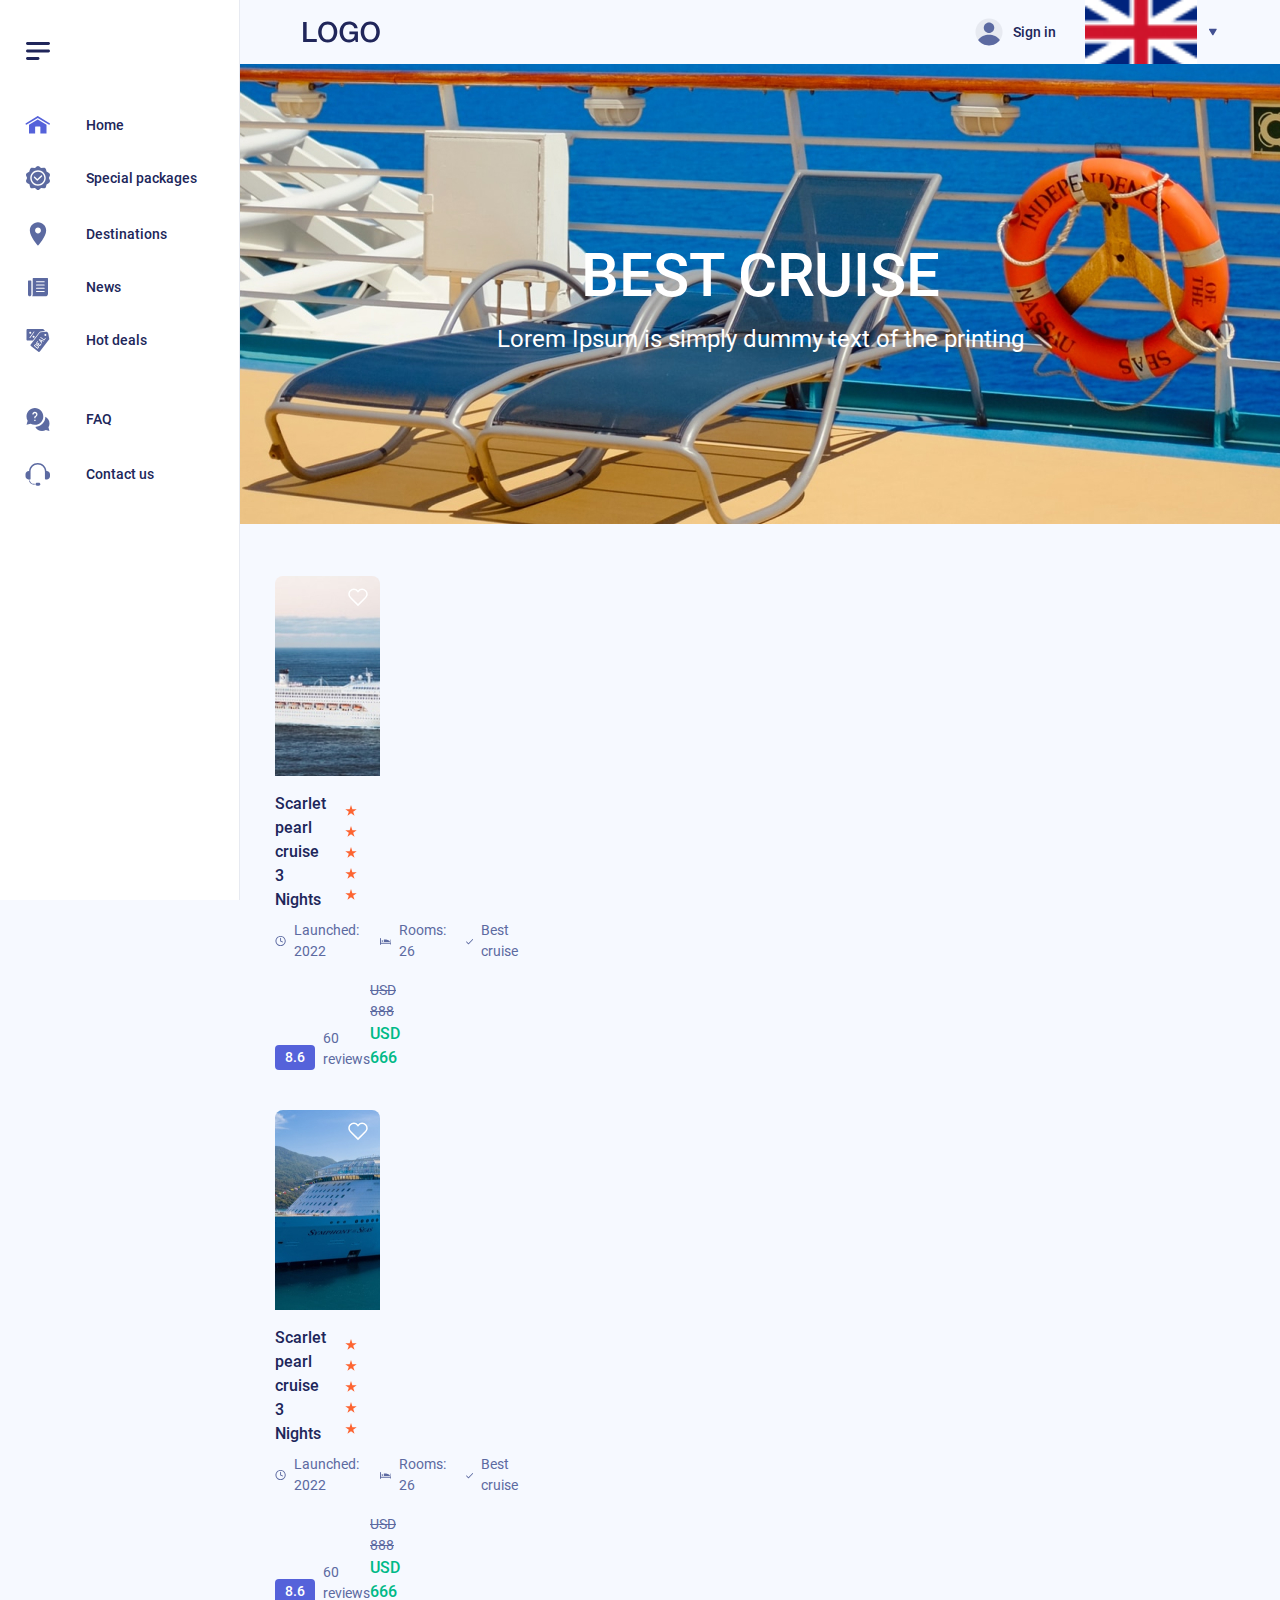
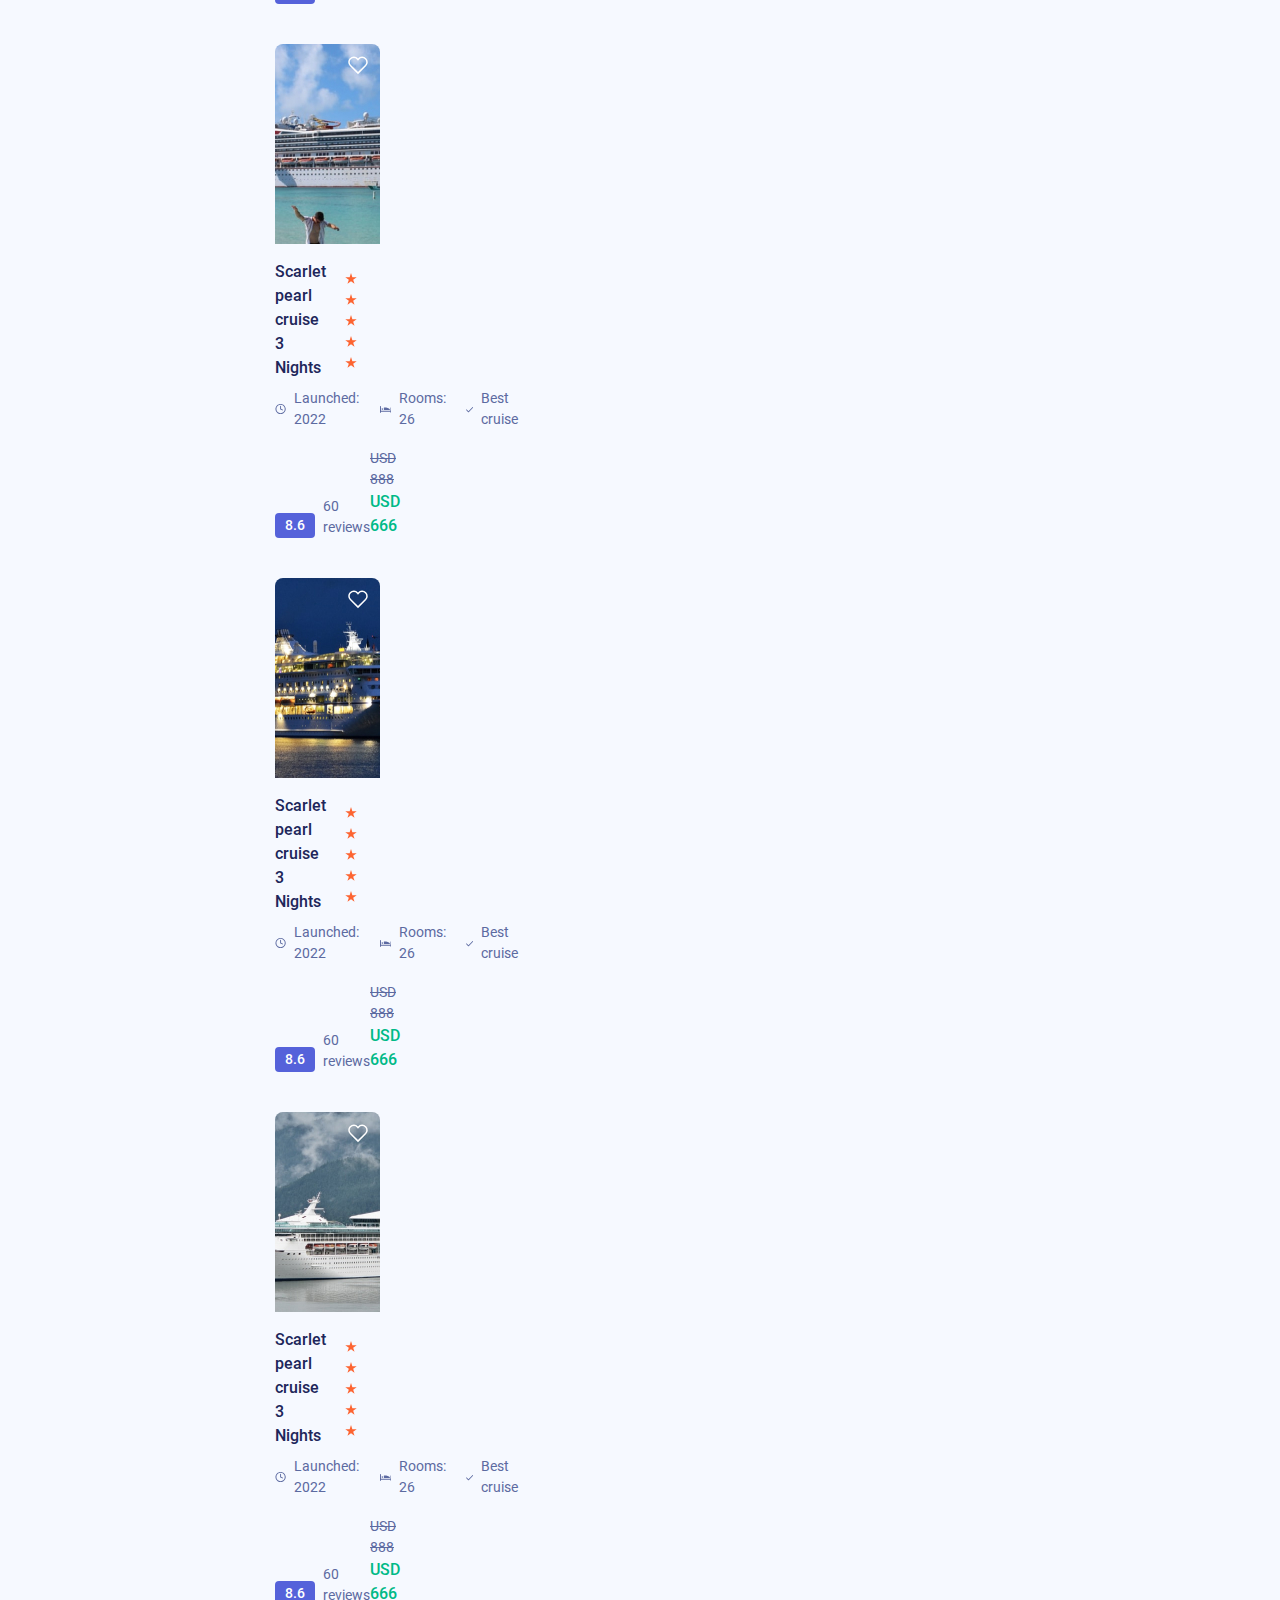
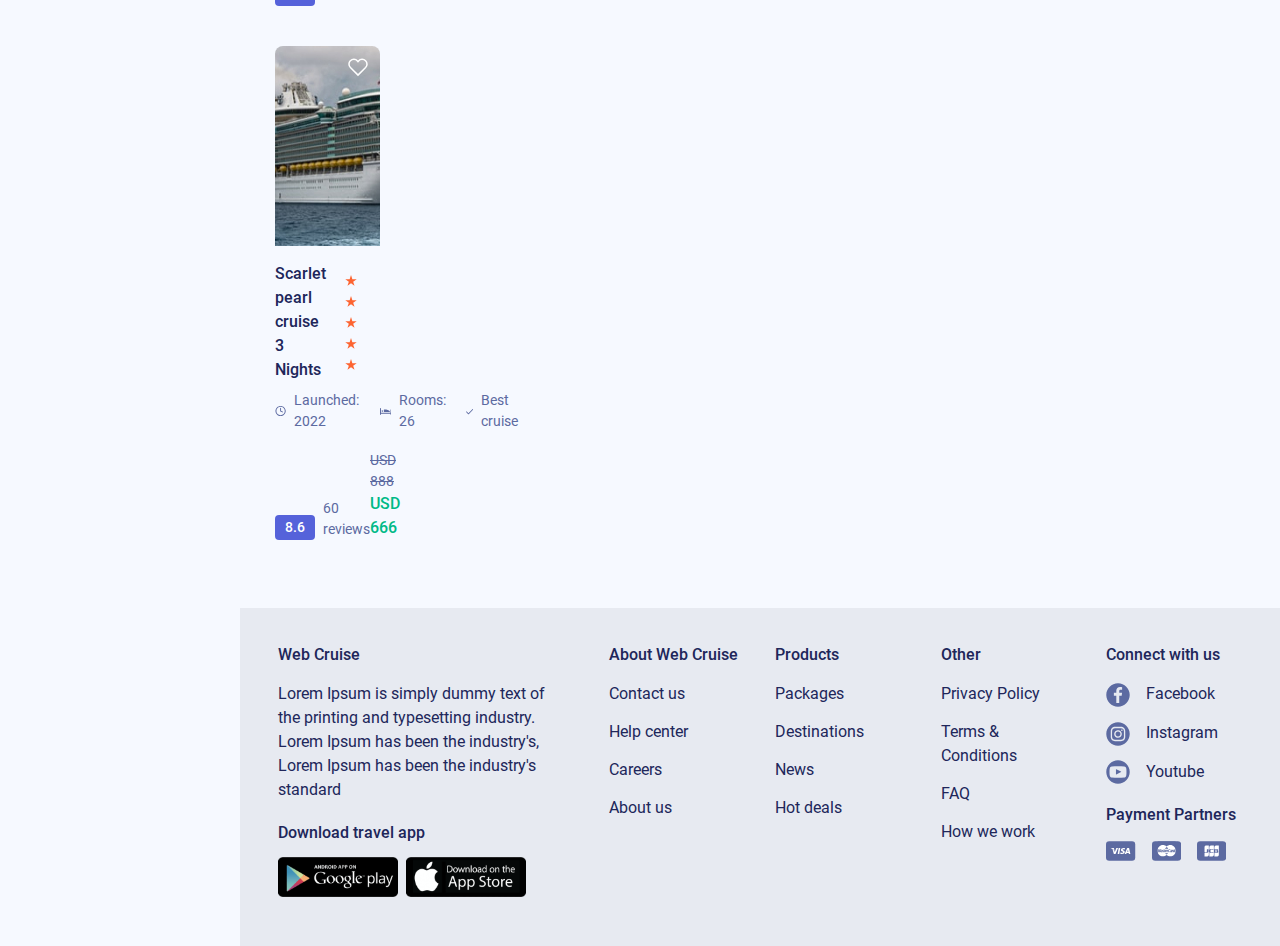
<file: best-cruise.html>
<!DOCTYPE html>
<html lang="vi">
<head>
    <title>Best Cruise</title>
    <meta charset="utf-8">
    <meta http-equiv="x-ua-compatible" content="ie=edge">
    <meta name="viewport" content="width=device-width, initial-scale=1, user-scalable=no">
    <meta name="format-detection" content="telephone=no">
    <meta http-equiv="X-UA-Compatible" content="IE=edge">
    <link rel="shortcut icon" type="image/x-icon" href="">
    <link rel="stylesheet" href="css/libs/bootstrap.min.css">
    <link rel="stylesheet" href="css/libs/t-datepicker.min.css">
    <link rel="stylesheet" href="css/libs/t-datepicker-purple.css">
    <link rel="stylesheet" href="css/styles.css">
    <link rel="stylesheet" href="css/main.css">
</head>
<body ontouchstart="">
<main class="wrapper">
    <section class="best__cruise">
        <div class="homeLeft">
            <div class="homeLeft__main">
                <div class="homeLeft__option">
                    <div class="homeLeft__tab">
                        <div class="tabHeader">
                            <button class="homeLeft__button">
                            <span><svg xmlns="http://www.w3.org/2000/svg" width="24" height="18" viewBox="0 0 24 18" fill="none">
                            <path d="M12 18H1.5C1.10218 18 0.720645 17.842 0.43934 17.5607C0.158036 17.2794 0 16.8978 0 16.5C0 16.1022 0.158036 15.7206 0.43934 15.4393C0.720645 15.158 1.10218 15 1.5 15H12C12.3978 15 12.7794 15.158 13.0607 15.4393C13.342 15.7206 13.5 16.1022 13.5 16.5C13.5 16.8978 13.342 17.2794 13.0607 17.5607C12.7794 17.842 12.3978 18 12 18Z" fill="#20265A"/>
                            <path d="M22.5 3H1.5C1.10218 3 0.720645 2.84196 0.43934 2.56066C0.158036 2.27936 0 1.89782 0 1.5C0 1.10218 0.158036 0.720644 0.43934 0.43934C0.720645 0.158035 1.10218 0 1.5 0H22.5C22.8978 0 23.2794 0.158035 23.5607 0.43934C23.842 0.720644 24 1.10218 24 1.5C24 1.89782 23.842 2.27936 23.5607 2.56066C23.2794 2.84196 22.8978 3 22.5 3V3Z" fill="#20265A"/>
                            <path d="M22.5 10.5H1.5C1.10218 10.5 0.720645 10.342 0.43934 10.0607C0.158036 9.77936 0 9.39782 0 9C0 8.60218 0.158036 8.22064 0.43934 7.93934C0.720645 7.65804 1.10218 7.5 1.5 7.5H22.5C22.8978 7.5 23.2794 7.65804 23.5607 7.93934C23.842 8.22064 24 8.60218 24 9C24 9.39782 23.842 9.77936 23.5607 10.0607C23.2794 10.342 22.8978 10.5 22.5 10.5V10.5Z" fill="#20265A"/>
                        </svg></span>
                            </button>
                            <p class="showMobile"><svg xmlns="http://www.w3.org/2000/svg" width="77" height="22" viewBox="0 0 77 22" fill="none">
                                <path d="M0.128 1.008H3.628V17.976H13.792V21H0.128V1.008ZM24.7181 3.388C23.6541 3.388 22.7301 3.60267 21.9461 4.032C21.1808 4.46133 20.5555 5.04 20.0701 5.768C19.5848 6.47733 19.2208 7.28933 18.9781 8.204C18.7541 9.11867 18.6421 10.052 18.6421 11.004C18.6421 11.956 18.7541 12.8893 18.9781 13.804C19.2208 14.7187 19.5848 15.54 20.0701 16.268C20.5555 16.9773 21.1808 17.5467 21.9461 17.976C22.7301 18.4053 23.6541 18.62 24.7181 18.62C25.7821 18.62 26.6968 18.4053 27.4621 17.976C28.2461 17.5467 28.8808 16.9773 29.3661 16.268C29.8515 15.54 30.2061 14.7187 30.4301 13.804C30.6728 12.8893 30.7941 11.956 30.7941 11.004C30.7941 10.052 30.6728 9.11867 30.4301 8.204C30.2061 7.28933 29.8515 6.47733 29.3661 5.768C28.8808 5.04 28.2461 4.46133 27.4621 4.032C26.6968 3.60267 25.7821 3.388 24.7181 3.388ZM24.7181 0.532C26.2115 0.532 27.5461 0.812 28.7221 1.372C29.9168 1.932 30.9248 2.688 31.7461 3.64C32.5675 4.592 33.1928 5.70267 33.6221 6.972C34.0701 8.24133 34.2941 9.58533 34.2941 11.004C34.2941 12.4413 34.0701 13.7947 33.6221 15.064C33.1928 16.3333 32.5675 17.444 31.7461 18.396C30.9248 19.348 29.9168 20.104 28.7221 20.664C27.5461 21.2053 26.2115 21.476 24.7181 21.476C23.2248 21.476 21.8808 21.2053 20.6861 20.664C19.5101 20.104 18.5115 19.348 17.6901 18.396C16.8688 17.444 16.2341 16.3333 15.7861 15.064C15.3568 13.7947 15.1421 12.4413 15.1421 11.004C15.1421 9.58533 15.3568 8.24133 15.7861 6.972C16.2341 5.70267 16.8688 4.592 17.6901 3.64C18.5115 2.688 19.5101 1.932 20.6861 1.372C21.8808 0.812 23.2248 0.532 24.7181 0.532ZM54.9236 21H52.6836L52.1516 18.648C51.2182 19.712 50.2849 20.4493 49.3516 20.86C48.4182 21.2707 47.3449 21.476 46.1316 21.476C44.6382 21.476 43.2942 21.2053 42.0996 20.664C40.9236 20.104 39.9249 19.348 39.1036 18.396C38.2822 17.444 37.6476 16.3333 37.1996 15.064C36.7702 13.7947 36.5556 12.4413 36.5556 11.004C36.5556 9.58533 36.7702 8.24133 37.1996 6.972C37.6476 5.70267 38.2822 4.592 39.1036 3.64C39.9249 2.688 40.9236 1.932 42.0996 1.372C43.2942 0.812 44.6382 0.532 46.1316 0.532C47.2142 0.532 48.2409 0.681333 49.2116 0.979999C50.2009 1.26 51.0782 1.68933 51.8436 2.268C52.6089 2.828 53.2436 3.53733 53.7476 4.396C54.2516 5.25467 54.5689 6.244 54.6996 7.364H51.2836C51.1902 6.71067 50.9849 6.14133 50.6676 5.656C50.3689 5.152 49.9862 4.732 49.5196 4.396C49.0529 4.06 48.5302 3.808 47.9516 3.64C47.3729 3.472 46.7662 3.388 46.1316 3.388C45.0676 3.388 44.1436 3.60267 43.3596 4.032C42.5942 4.46133 41.9689 5.04 41.4836 5.768C40.9982 6.47733 40.6342 7.28933 40.3916 8.204C40.1676 9.11867 40.0556 10.052 40.0556 11.004C40.0556 11.956 40.1676 12.8893 40.3916 13.804C40.6342 14.7187 40.9982 15.54 41.4836 16.268C41.9689 16.9773 42.5942 17.5467 43.3596 17.976C44.1436 18.4053 45.0676 18.62 46.1316 18.62C47.0276 18.6387 47.8209 18.5267 48.5116 18.284C49.2022 18.0227 49.7809 17.6587 50.2476 17.192C50.7329 16.7067 51.0969 16.1187 51.3396 15.428C51.5822 14.7373 51.7129 13.972 51.7316 13.132H46.4116V10.472H54.9236V21ZM67.2377 3.388C66.1737 3.388 65.2497 3.60267 64.4657 4.032C63.7003 4.46133 63.075 5.04 62.5897 5.768C62.1043 6.47733 61.7403 7.28933 61.4977 8.204C61.2737 9.11867 61.1617 10.052 61.1617 11.004C61.1617 11.956 61.2737 12.8893 61.4977 13.804C61.7403 14.7187 62.1043 15.54 62.5897 16.268C63.075 16.9773 63.7003 17.5467 64.4657 17.976C65.2497 18.4053 66.1737 18.62 67.2377 18.62C68.3017 18.62 69.2163 18.4053 69.9817 17.976C70.7657 17.5467 71.4003 16.9773 71.8857 16.268C72.371 15.54 72.7257 14.7187 72.9497 13.804C73.1923 12.8893 73.3137 11.956 73.3137 11.004C73.3137 10.052 73.1923 9.11867 72.9497 8.204C72.7257 7.28933 72.371 6.47733 71.8857 5.768C71.4003 5.04 70.7657 4.46133 69.9817 4.032C69.2163 3.60267 68.3017 3.388 67.2377 3.388ZM67.2377 0.532C68.731 0.532 70.0657 0.812 71.2417 1.372C72.4363 1.932 73.4443 2.688 74.2657 3.64C75.087 4.592 75.7123 5.70267 76.1417 6.972C76.5897 8.24133 76.8137 9.58533 76.8137 11.004C76.8137 12.4413 76.5897 13.7947 76.1417 15.064C75.7123 16.3333 75.087 17.444 74.2657 18.396C73.4443 19.348 72.4363 20.104 71.2417 20.664C70.0657 21.2053 68.731 21.476 67.2377 21.476C65.7443 21.476 64.4003 21.2053 63.2057 20.664C62.0297 20.104 61.031 19.348 60.2097 18.396C59.3883 17.444 58.7537 16.3333 58.3057 15.064C57.8763 13.7947 57.6617 12.4413 57.6617 11.004C57.6617 9.58533 57.8763 8.24133 58.3057 6.972C58.7537 5.70267 59.3883 4.592 60.2097 3.64C61.031 2.688 62.0297 1.932 63.2057 1.372C64.4003 0.812 65.7443 0.532 67.2377 0.532Z" fill="#20265A"></path>
                            </svg></p>
                        </div>
                        <div class="tabHeader__close showMobile">
                            <svg xmlns="http://www.w3.org/2000/svg" width="14" height="14" viewBox="0 0 14 14">
                                <path xmlns="http://www.w3.org/2000/svg" d="M13 1L1 13" fill="#20265A" stroke="#20265A" stroke-width="2" stroke-linecap="round" stroke-linejoin="round"/>
                                <path d="M1 1L13 13" stroke="#20265A" stroke-width="2" stroke-linecap="round" stroke-linejoin="round"/>
                            </svg>
                        </div>
                    </div>
                    <div class="homeLeft__group">
                        <div class="homeLeft__icon">
                            <svg xmlns="http://www.w3.org/2000/svg" width="25" height="18" viewBox="0 0 25 18" fill="none">
                                <path d="M23.1663 8.62007L12.2498 1.90181L1.33329 8.62007C0.921161 8.87294 0.382161 8.74519 0.130161 8.33307C-0.123589 7.92182 0.005036 7.38282 0.417161 7.12994L11.7922 0.129938C12.073 -0.0433125 12.4283 -0.0433125 12.7092 0.129938L24.0842 7.12994C24.4963 7.38369 24.624 7.92182 24.3712 8.33307C24.1157 8.74694 23.5749 8.87207 23.1663 8.62007Z" fill="#5562DA"/>
                                <path d="M21 8.82747V17.4996H14.875V10.9371C14.875 10.6956 14.679 10.4996 14.4375 10.4996H10.0625C9.821 10.4996 9.625 10.6956 9.625 10.9371V17.4996H3.5V8.82747L12.25 3.4436L21 8.82747Z" fill="#5562DA"/>
                            </svg>
                            <p class="medium blueDark">Home</p>
                        </div>
                        <div class="homeLeft__icon">
                            <svg width="24" height="24" viewBox="0 0 24 24" fill="none" xmlns="http://www.w3.org/2000/svg">
                                <path d="M22.9928 7.07058L20.5426 5.60462L19.9905 3.31946C19.7454 2.30597 18.8067 1.63032 17.7775 1.71132L14.9739 1.9283L13.3678 0.506303C12.5768 -0.16865 11.426 -0.16865 10.6322 0.5056L9.02617 1.92826L6.22258 1.71127C5.20497 1.63988 4.25397 2.30658 4.03492 3.2363C3.98959 3.37721 3.17083 5.92229 3.22398 5.75696L1.00764 7.06983C0.119825 7.61504 -0.235862 8.70952 0.161685 9.67224L1.11817 11.9904L0.162388 14.3078C-0.235862 15.2712 0.120481 16.365 1.00764 16.9095L3.45536 18.3652L4.00947 20.6607C4.25322 21.6735 5.18776 22.3457 6.22253 22.2688L8.99589 22.0546L10.6322 23.4933C11.0284 23.8311 11.5139 24 12 24C12.4855 24 12.9716 23.8311 13.3678 23.4932L15.0041 22.0546L17.7775 22.2688C18.8253 22.3518 19.7468 21.6741 19.9905 20.6606L20.5426 18.3755L22.9928 16.9095C23.8792 16.365 24.2349 15.2712 23.838 14.3078L22.8815 11.9904L23.8387 9.67158C24.2356 8.70962 23.8799 7.61508 22.9928 7.07058ZM12 19.7344C7.73528 19.7344 4.26564 16.2647 4.26564 12C4.26564 7.73527 7.73528 4.26563 12 4.26563C16.2647 4.26563 19.7344 7.73527 19.7344 12C19.7344 16.2647 16.2647 19.7344 12 19.7344Z" fill="#5C6AA1"/>
                                <path d="M12 5.67188C8.51048 5.67188 5.67188 8.51048 5.67188 12C5.67188 15.4895 8.51048 18.3281 12 18.3281C15.4895 18.3281 18.3281 15.4895 18.3281 12C18.3281 8.51048 15.4895 5.67188 12 5.67188ZM16.0127 10.3877L11.794 14.6065C11.6566 14.7438 11.4767 14.8125 11.2969 14.8125C11.117 14.8125 10.9371 14.7438 10.7998 14.6065L7.98727 11.794C7.71263 11.5193 7.71263 11.0744 7.98727 10.7997C8.26191 10.5251 8.70689 10.5251 8.98153 10.7997L11.2969 13.1151L15.0185 9.39347C15.2932 9.11883 15.7381 9.11883 16.0128 9.39347C16.2874 9.66811 16.2874 10.1131 16.0127 10.3877Z" fill="#5C6AA1"/>
                            </svg>
                            <p class="medium blueDark">Special packages</p>
                        </div>
                        <div class="homeLeft__icon">
                            <svg xmlns="http://www.w3.org/2000/svg" width="18" height="24" viewBox="0 0 18 24" fill="none">
                                <path d="M8.99967 0.333252C4.48467 0.333252 0.833008 3.98492 0.833008 8.49992C0.833008 14.6249 8.99967 23.6666 8.99967 23.6666C8.99967 23.6666 17.1663 14.6249 17.1663 8.49992C17.1663 3.98492 13.5147 0.333252 8.99967 0.333252ZM8.99967 11.4166C7.38967 11.4166 6.08301 10.1099 6.08301 8.49992C6.08301 6.88992 7.38967 5.58325 8.99967 5.58325C10.6097 5.58325 11.9163 6.88992 11.9163 8.49992C11.9163 10.1099 10.6097 11.4166 8.99967 11.4166Z" fill="#5C6AA1"/>
                            </svg>
                            <p class="medium blueDark">Destinations</p>
                        </div>
                        <div class="homeLeft__icon">
                            <svg xmlns="http://www.w3.org/2000/svg" width="20" height="19" viewBox="0 0 20 19" fill="none">
                                <path d="M19.4548 0H5.27172C4.97047 0 4.72615 0.241501 4.72615 0.53928V16.7157C4.72415 17.3008 4.52778 17.8693 4.16699 18.3333H17.2729C18.7785 18.3318 19.9987 17.1256 20.0003 15.6371V0.53928C20.0003 0.241501 19.756 0 19.4548 0V0ZM16.1817 14.0195H8.54474C8.24349 14.0195 7.99917 13.7782 7.99917 13.4804C7.99917 13.1826 8.24349 12.9411 8.54474 12.9411H16.1817C16.483 12.9411 16.7273 13.1826 16.7273 13.4804C16.7273 13.7782 16.483 14.0195 16.1817 14.0195ZM16.1817 10.7842H8.54474C8.24349 10.7842 7.99917 10.5429 7.99917 10.2451C7.99917 9.94735 8.24349 9.70585 8.54474 9.70585H16.1817C16.483 9.70585 16.7273 9.94735 16.7273 10.2451C16.7273 10.5429 16.483 10.7842 16.1817 10.7842ZM16.1817 7.54893H8.54474C8.24349 7.54893 7.99917 7.30762 7.99917 7.00984C7.99917 6.71207 8.24349 6.47056 8.54474 6.47056H16.1817C16.483 6.47056 16.7273 6.71207 16.7273 7.00984C16.7273 7.30762 16.483 7.54893 16.1817 7.54893ZM16.1817 4.31364H8.54474C8.24349 4.31364 7.99917 4.07234 7.99917 3.77456C7.99917 3.47678 8.24349 3.23528 8.54474 3.23528H16.1817C16.483 3.23528 16.7273 3.47678 16.7273 3.77456C16.7273 4.07234 16.483 4.31364 16.1817 4.31364Z" fill="#5C6AA1"/>
                                <path d="M2.77771 2.5H0.555623C0.24882 2.5 0 2.73619 0 3.02765V16.75C0 17.6244 0.746257 18.3333 1.66667 18.3333C2.58708 18.3333 3.33333 17.6244 3.33333 16.75V3.02765C3.33333 2.73619 3.08451 2.5 2.77771 2.5Z" fill="#5C6AA1"/>
                            </svg>
                            <p class="medium blueDark">News</p>
                        </div>
                        <div class="homeLeft__icon">
                            <svg xmlns="http://www.w3.org/2000/svg" width="23" height="23" viewBox="0 0 23 23" fill="none">
                                <path fill-rule="evenodd" clip-rule="evenodd" d="M6.37169 11.5158H1.06796C0.479734 11.5158 0 11.0361 0 10.4478V1.06796C0 0.479733 0.479781 0 1.06796 0H16.1518C16.4657 0 16.7359 0.120339 16.9458 0.353757L18.5028 2.08466L14.1079 2.42886C13.5788 2.47028 13.1201 2.71927 12.7971 3.14029L6.37169 11.5158ZM3.78159 2.78443C3.23493 2.78443 2.79184 3.22752 2.79184 3.77418C2.79184 4.32085 3.23493 4.76394 3.78159 4.76394C4.32826 4.76394 4.77135 4.32085 4.77135 3.77418C4.77135 3.22752 4.32826 2.78443 3.78159 2.78443ZM7.21492 2.65549L3.04613 8.4582C2.92331 8.62889 2.96205 8.8668 3.13274 8.98967C3.30344 9.11249 3.54134 9.07375 3.66421 8.90311L7.833 3.1004C7.95583 2.92971 7.91708 2.69175 7.74639 2.56893C7.5757 2.44606 7.33774 2.4848 7.21492 2.65549ZM7.09396 6.75181C6.5473 6.75181 6.10421 7.1949 6.10421 7.74156C6.10421 8.28822 6.5473 8.73132 7.09396 8.73132C7.64062 8.73132 8.08372 8.28822 8.08372 7.74156C8.08376 7.19495 7.64062 6.75181 7.09396 6.75181Z" fill="#5C6AA1"/>
                                <path fill-rule="evenodd" clip-rule="evenodd" d="M22.5399 10.615C22.7309 10.366 22.7999 10.0783 22.7425 9.76971L21.8154 4.78362C21.6963 4.14376 21.4944 3.58744 20.978 3.19126C20.4616 2.79509 19.872 2.74406 19.2231 2.79489L14.1671 3.19088C13.8541 3.21539 13.5942 3.35651 13.4031 3.60555L4.22183 15.5733C3.86382 16.04 3.95239 16.7127 4.41909 17.0707L11.8613 22.7801C12.328 23.1381 13.0006 23.0495 13.3586 22.5828L22.5399 10.615ZM18.1023 5.30884C17.7685 5.74385 17.8507 6.36705 18.2857 6.70079C18.7207 7.03453 19.3439 6.95241 19.6776 6.51739C20.0114 6.08237 19.9293 5.45918 19.4942 5.12544C19.0592 4.7917 18.436 4.87382 18.1023 5.30884ZM18.5185 9.1575L17.5087 10.4743L14.5109 8.17524C14.3436 8.04745 14.1043 8.07951 13.9764 8.2469C13.8487 8.41425 13.8808 8.65354 14.0481 8.78138L17.3477 11.312C17.5151 11.4397 17.7544 11.4076 17.8822 11.2403L19.1246 9.62032C19.2524 9.45297 19.2204 9.21368 19.053 9.08584C18.8856 8.95805 18.6463 8.99015 18.5185 9.1575ZM15.5371 13.9288L14.9416 13.0697L15.7347 12.0357L16.7187 12.3881C16.9174 12.459 17.136 12.3554 17.2069 12.1567C17.2779 11.9579 17.1743 11.7394 16.9755 11.6685L12.8641 10.1964L12.8638 10.1973C12.7523 10.1577 12.624 10.1703 12.5192 10.2426C12.3461 10.3621 12.3026 10.5995 12.4222 10.7726L14.9101 14.3617C15.0296 14.5348 15.2669 14.5783 15.4401 14.4587C15.6132 14.3393 15.6567 14.1019 15.5371 13.9288ZM13.7265 11.3167L14.4855 12.4116L14.9808 11.7658L13.7265 11.3167ZM14.1857 14.807C14.3135 14.6396 14.5528 14.6075 14.7202 14.7353C14.8876 14.8631 14.9197 15.1024 14.7919 15.2698L13.5495 16.8897C13.4217 17.0571 13.1824 17.0892 13.015 16.9614L9.71536 14.4308C9.54801 14.303 9.51591 14.0638 9.6437 13.8964L10.8861 12.2764C11.0139 12.109 11.2532 12.0769 11.4206 12.2047C11.588 12.3325 11.6201 12.5718 11.4923 12.7392L10.4814 14.0573L11.5261 14.8585L12.1735 14.0143C12.3013 13.8469 12.5406 13.8148 12.708 13.9426C12.8753 14.0704 12.9074 14.3097 12.7796 14.4771L12.1312 15.3226L13.1759 16.1238L14.1857 14.807ZM7.57796 16.5899L8.1992 15.7799C8.43419 15.4735 8.77304 15.291 9.12967 15.244C9.48557 15.1971 9.8593 15.2851 10.1649 15.5194L11.8445 16.8076C12.1509 17.0426 12.3334 17.3815 12.3804 17.7381C12.4273 18.094 12.3393 18.4677 12.1049 18.7733L11.4837 19.5833C11.3559 19.7506 11.1166 19.7827 10.9492 19.6549L7.64962 17.1244C7.48222 16.9966 7.45017 16.7573 7.57796 16.5899ZM8.80529 16.2427C8.91192 16.1036 9.06594 16.0208 9.22817 15.9995C9.39103 15.978 9.56215 16.0183 9.70203 16.1256L11.3817 17.4138C11.5207 17.5204 11.6036 17.6744 11.6249 17.8366C11.6464 17.9995 11.6061 18.1706 11.4988 18.3105L11.1101 18.8173L8.41565 16.7508L8.80529 16.2427Z" fill="#5C6AA1"/>
                            </svg>
                            <p class="medium blueDark">Hot deals</p>
                        </div>
                    </div>
                    <div class="homeLeft__group">
                        <div class="homeLeft__icon">
                            <svg xmlns="http://www.w3.org/2000/svg" width="23" height="23" viewBox="0 0 23 23" fill="none">
                                <path d="M23.0005 15.5238C23.0005 12.6537 21.354 10.0922 18.888 8.84619C18.8114 14.3493 14.3498 18.8109 8.84668 18.8875C10.0927 21.3535 12.6542 23 15.5243 23C16.87 23 18.1786 22.6416 19.3284 21.9607L22.9679 22.9674L21.9612 19.3279C22.6421 18.1781 23.0005 16.8695 23.0005 15.5238Z" fill="#5C6AA1"/>
                                <path d="M16.8077 8.40385C16.8077 3.76988 13.0378 0 8.40385 0C3.76988 0 0 3.76988 0 8.40385C0 9.91408 0.40199 11.3845 1.16534 12.6755L0.0308965 16.7766L4.13224 15.6424C5.42317 16.4057 6.89361 16.8077 8.40385 16.8077C13.0378 16.8077 16.8077 13.0378 16.8077 8.40385ZM7.11425 6.44796H5.82466C5.82466 5.02572 6.9816 3.86878 8.40385 3.86878C9.82609 3.86878 10.983 5.02572 10.983 6.44796C10.983 7.16983 10.6774 7.86366 10.1443 8.35129L9.04864 9.35408V10.3597H7.75905V8.78619L9.27365 7.39988C9.54433 7.1522 9.69344 6.81419 9.69344 6.44796C9.69344 5.73684 9.11497 5.15837 8.40385 5.15837C7.69272 5.15837 7.11425 5.73684 7.11425 6.44796ZM7.75905 11.6493H9.04864V12.9389H7.75905V11.6493Z" fill="#5C6AA1"/>
                            </svg>
                            <p class="medium blueDark">FAQ</p>
                        </div>
                        <div class="homeLeft__icon">
                            <svg xmlns="http://www.w3.org/2000/svg" width="25" height="23" viewBox="0 0 25 23" fill="none">
                                <path fill-rule="evenodd" clip-rule="evenodd" d="M14.875 21.2829C14.875 20.4727 14.1959 19.8159 13.3582 19.8159H11.5009C11.0987 19.8159 10.7129 19.9705 10.4284 20.2456C10.144 20.5207 9.98415 20.8939 9.98415 21.2829C9.98415 22.0932 10.6632 22.75 11.5009 22.75H13.3582C14.1959 22.75 14.875 22.0932 14.875 21.2829ZM3.5 17.5C3.75335 17.5187 4.05985 17.5295 4.36773 17.512C4.53175 18.3166 4.93923 19.0628 5.54746 19.6511C6.35493 20.4321 7.45007 20.8709 8.59198 20.8709H9.17072C9.1452 21.0059 9.13209 21.1438 9.13209 21.2829C9.13209 21.4236 9.1452 21.5614 9.17034 21.695H8.59198C7.22408 21.695 5.91219 21.1694 4.94496 20.2339C4.17332 19.4875 3.67141 18.529 3.5 17.5Z" fill="#5C6AA1"/>
                                <path fill-rule="evenodd" clip-rule="evenodd" d="M2.7852 16.5388C2.10518 16.4251 1.47239 16.1047 0.978421 15.6151C0.351948 14.9942 0 14.152 0 13.2739V11.2563C0 10.3781 0.351948 9.536 0.978421 8.91509C1.60489 8.29418 2.45459 7.94531 3.34057 7.94531H3.56293C3.91837 3.49879 7.67195 0 12.25 0C16.8281 0 20.5816 3.49879 20.9371 7.94531H21.1594C22.0454 7.94531 22.8951 8.29418 23.5216 8.91509C24.1481 9.536 24.5 10.3781 24.5 11.2563V13.2739C24.5 14.152 24.1481 14.9942 23.5216 15.6151C22.8951 16.236 22.0454 16.5849 21.1594 16.5849H20.1736C19.7648 16.5849 19.4334 16.2563 19.4334 15.8512V8.63722C19.4334 4.70518 16.2173 1.51765 12.25 1.51765C8.28272 1.51765 5.06662 4.70518 5.06662 8.63722V15.8512C5.06662 16.1372 4.90139 16.3851 4.66031 16.5061C3.99671 16.7343 2.96756 16.5693 2.7852 16.5388Z" fill="#5C6AA1"/>
                            </svg>
                            <p class="medium blueDark">Contact us</p>
                        </div>
                    </div>
                </div>
                <div class="homeLeft__language showMobile">
                    <div class="header__lang">
                        <div class="dropdown">
                            <p class="colorBluedark900 selectLang">Select languages</p>
                            <button type="button" data-toggle="dropdown" class="header__btn" aria-expanded="false">
                                <div class="langButton__title">
                                    <img src="images/eng.jpg">
                                    <p class="text16 colorBluedark900 medium">English</p>
                                </div>

                                <svg width="8" height="14" viewBox="0 0 8 14" fill="none" xmlns="http://www.w3.org/2000/svg">
                                    <path fill-rule="evenodd" clip-rule="evenodd" d="M0.292893 13.7071C-0.0976315 13.3166 -0.0976316 12.6834 0.292893 12.2929L5.58579 7L0.292892 1.70711C-0.0976326 1.31658 -0.0976326 0.683418 0.292892 0.292894C0.683416 -0.0976308 1.31658 -0.0976309 1.70711 0.292894L7.70711 6.29289C8.09763 6.68342 8.09763 7.31658 7.70711 7.70711L1.70711 13.7071C1.31658 14.0976 0.683417 14.0976 0.292893 13.7071Z" fill="#5C6AA1"/>
                                </svg>
                            </button>
                            <div class="dropdown-menu" style="">
                                <div class="listLang"><a href="#" class="dropdown-item"><img src="images/lang-uk.png"><span>English</span></a><a href="#" class="dropdown-item"><img src="images/lang-thailand.png"><span>ภาษาไทย</span></a><a href="#" class="dropdown-item"><img src="images/lang-france.png"><span>Français</span></a><a href="#" class="dropdown-item"><img src="images/lang-china.png"><span>China</span></a></div>
                            </div>
                        </div>
                    </div>
                </div>
            </div>
        </div>
        <div class="homeRight">
            <div class="destinations__body">
                <div class="homeRight__header">
                    <div class="logo flexIcon">
                        <svg class="showMobile mr15" xmlns="http://www.w3.org/2000/svg" width="24" height="18" viewBox="0 0 24 18" fill="none">
                            <path d="M12 18H1.5C1.10218 18 0.720645 17.842 0.43934 17.5607C0.158036 17.2794 0 16.8978 0 16.5C0 16.1022 0.158036 15.7206 0.43934 15.4393C0.720645 15.158 1.10218 15 1.5 15H12C12.3978 15 12.7794 15.158 13.0607 15.4393C13.342 15.7206 13.5 16.1022 13.5 16.5C13.5 16.8978 13.342 17.2794 13.0607 17.5607C12.7794 17.842 12.3978 18 12 18Z" fill="#20265A"></path>
                            <path d="M22.5 3H1.5C1.10218 3 0.720645 2.84196 0.43934 2.56066C0.158036 2.27936 0 1.89782 0 1.5C0 1.10218 0.158036 0.720644 0.43934 0.43934C0.720645 0.158035 1.10218 0 1.5 0H22.5C22.8978 0 23.2794 0.158035 23.5607 0.43934C23.842 0.720644 24 1.10218 24 1.5C24 1.89782 23.842 2.27936 23.5607 2.56066C23.2794 2.84196 22.8978 3 22.5 3V3Z" fill="#20265A"></path>
                            <path d="M22.5 10.5H1.5C1.10218 10.5 0.720645 10.342 0.43934 10.0607C0.158036 9.77936 0 9.39782 0 9C0 8.60218 0.158036 8.22064 0.43934 7.93934C0.720645 7.65804 1.10218 7.5 1.5 7.5H22.5C22.8978 7.5 23.2794 7.65804 23.5607 7.93934C23.842 8.22064 24 8.60218 24 9C24 9.39782 23.842 9.77936 23.5607 10.0607C23.2794 10.342 22.8978 10.5 22.5 10.5V10.5Z" fill="#20265A"></path>
                        </svg>
                        <a href="index.html">
                            <svg xmlns="http://www.w3.org/2000/svg" width="77" height="22" viewBox="0 0 77 22" fill="none">
                                <path d="M0.128 1.008H3.628V17.976H13.792V21H0.128V1.008ZM24.7181 3.388C23.6541 3.388 22.7301 3.60267 21.9461 4.032C21.1808 4.46133 20.5555 5.04 20.0701 5.768C19.5848 6.47733 19.2208 7.28933 18.9781 8.204C18.7541 9.11867 18.6421 10.052 18.6421 11.004C18.6421 11.956 18.7541 12.8893 18.9781 13.804C19.2208 14.7187 19.5848 15.54 20.0701 16.268C20.5555 16.9773 21.1808 17.5467 21.9461 17.976C22.7301 18.4053 23.6541 18.62 24.7181 18.62C25.7821 18.62 26.6968 18.4053 27.4621 17.976C28.2461 17.5467 28.8808 16.9773 29.3661 16.268C29.8515 15.54 30.2061 14.7187 30.4301 13.804C30.6728 12.8893 30.7941 11.956 30.7941 11.004C30.7941 10.052 30.6728 9.11867 30.4301 8.204C30.2061 7.28933 29.8515 6.47733 29.3661 5.768C28.8808 5.04 28.2461 4.46133 27.4621 4.032C26.6968 3.60267 25.7821 3.388 24.7181 3.388ZM24.7181 0.532C26.2115 0.532 27.5461 0.812 28.7221 1.372C29.9168 1.932 30.9248 2.688 31.7461 3.64C32.5675 4.592 33.1928 5.70267 33.6221 6.972C34.0701 8.24133 34.2941 9.58533 34.2941 11.004C34.2941 12.4413 34.0701 13.7947 33.6221 15.064C33.1928 16.3333 32.5675 17.444 31.7461 18.396C30.9248 19.348 29.9168 20.104 28.7221 20.664C27.5461 21.2053 26.2115 21.476 24.7181 21.476C23.2248 21.476 21.8808 21.2053 20.6861 20.664C19.5101 20.104 18.5115 19.348 17.6901 18.396C16.8688 17.444 16.2341 16.3333 15.7861 15.064C15.3568 13.7947 15.1421 12.4413 15.1421 11.004C15.1421 9.58533 15.3568 8.24133 15.7861 6.972C16.2341 5.70267 16.8688 4.592 17.6901 3.64C18.5115 2.688 19.5101 1.932 20.6861 1.372C21.8808 0.812 23.2248 0.532 24.7181 0.532ZM54.9236 21H52.6836L52.1516 18.648C51.2182 19.712 50.2849 20.4493 49.3516 20.86C48.4182 21.2707 47.3449 21.476 46.1316 21.476C44.6382 21.476 43.2942 21.2053 42.0996 20.664C40.9236 20.104 39.9249 19.348 39.1036 18.396C38.2822 17.444 37.6476 16.3333 37.1996 15.064C36.7702 13.7947 36.5556 12.4413 36.5556 11.004C36.5556 9.58533 36.7702 8.24133 37.1996 6.972C37.6476 5.70267 38.2822 4.592 39.1036 3.64C39.9249 2.688 40.9236 1.932 42.0996 1.372C43.2942 0.812 44.6382 0.532 46.1316 0.532C47.2142 0.532 48.2409 0.681333 49.2116 0.979999C50.2009 1.26 51.0782 1.68933 51.8436 2.268C52.6089 2.828 53.2436 3.53733 53.7476 4.396C54.2516 5.25467 54.5689 6.244 54.6996 7.364H51.2836C51.1902 6.71067 50.9849 6.14133 50.6676 5.656C50.3689 5.152 49.9862 4.732 49.5196 4.396C49.0529 4.06 48.5302 3.808 47.9516 3.64C47.3729 3.472 46.7662 3.388 46.1316 3.388C45.0676 3.388 44.1436 3.60267 43.3596 4.032C42.5942 4.46133 41.9689 5.04 41.4836 5.768C40.9982 6.47733 40.6342 7.28933 40.3916 8.204C40.1676 9.11867 40.0556 10.052 40.0556 11.004C40.0556 11.956 40.1676 12.8893 40.3916 13.804C40.6342 14.7187 40.9982 15.54 41.4836 16.268C41.9689 16.9773 42.5942 17.5467 43.3596 17.976C44.1436 18.4053 45.0676 18.62 46.1316 18.62C47.0276 18.6387 47.8209 18.5267 48.5116 18.284C49.2022 18.0227 49.7809 17.6587 50.2476 17.192C50.7329 16.7067 51.0969 16.1187 51.3396 15.428C51.5822 14.7373 51.7129 13.972 51.7316 13.132H46.4116V10.472H54.9236V21ZM67.2377 3.388C66.1737 3.388 65.2497 3.60267 64.4657 4.032C63.7003 4.46133 63.075 5.04 62.5897 5.768C62.1043 6.47733 61.7403 7.28933 61.4977 8.204C61.2737 9.11867 61.1617 10.052 61.1617 11.004C61.1617 11.956 61.2737 12.8893 61.4977 13.804C61.7403 14.7187 62.1043 15.54 62.5897 16.268C63.075 16.9773 63.7003 17.5467 64.4657 17.976C65.2497 18.4053 66.1737 18.62 67.2377 18.62C68.3017 18.62 69.2163 18.4053 69.9817 17.976C70.7657 17.5467 71.4003 16.9773 71.8857 16.268C72.371 15.54 72.7257 14.7187 72.9497 13.804C73.1923 12.8893 73.3137 11.956 73.3137 11.004C73.3137 10.052 73.1923 9.11867 72.9497 8.204C72.7257 7.28933 72.371 6.47733 71.8857 5.768C71.4003 5.04 70.7657 4.46133 69.9817 4.032C69.2163 3.60267 68.3017 3.388 67.2377 3.388ZM67.2377 0.532C68.731 0.532 70.0657 0.812 71.2417 1.372C72.4363 1.932 73.4443 2.688 74.2657 3.64C75.087 4.592 75.7123 5.70267 76.1417 6.972C76.5897 8.24133 76.8137 9.58533 76.8137 11.004C76.8137 12.4413 76.5897 13.7947 76.1417 15.064C75.7123 16.3333 75.087 17.444 74.2657 18.396C73.4443 19.348 72.4363 20.104 71.2417 20.664C70.0657 21.2053 68.731 21.476 67.2377 21.476C65.7443 21.476 64.4003 21.2053 63.2057 20.664C62.0297 20.104 61.031 19.348 60.2097 18.396C59.3883 17.444 58.7537 16.3333 58.3057 15.064C57.8763 13.7947 57.6617 12.4413 57.6617 11.004C57.6617 9.58533 57.8763 8.24133 58.3057 6.972C58.7537 5.70267 59.3883 4.592 60.2097 3.64C61.031 2.688 62.0297 1.932 63.2057 1.372C64.4003 0.812 65.7443 0.532 67.2377 0.532Z" fill="#20265A"/>
                            </svg>
                        </a>
                    </div>
                    <div class="headerReaction showMobile">
                        <div class="iconReaction">
                            <svg width="20" height="19" viewBox="0 0 20 19" fill="none" xmlns="http://www.w3.org/2000/svg">
                                <path d="M9.44376 2.90005L9.99994 3.51506L10.5562 2.90013C12.4289 0.829975 15.6354 0.773233 17.5809 2.71882C18.4971 3.63494 19 4.84893 19 6.14474C19 7.4406 18.497 8.65447 17.5811 9.56972L17.5809 9.56993L10 17.1516L2.4191 9.57066L2.41891 9.57047C1.50309 8.6553 1.00002 7.44071 1.00002 6.14474L1.00002 6.14265C0.998243 5.5068 1.12262 4.87691 1.36596 4.28946C1.60929 3.70201 1.96674 3.16866 2.41761 2.7203L2.41762 2.72031L2.4191 2.71882C4.36418 0.773744 7.57055 0.828748 9.44376 2.90005Z" fill="#FD6431" stroke="#FD6431" stroke-width="1.5"/>
                            </svg>
                            <p>2</p>
                        </div>


                    </div>
                    <div class="header__group showDesktop">
                        <div class="header__sign">
                            <svg xmlns="http://www.w3.org/2000/svg" width="28" height="28" viewBox="0 0 28 28" fill="none">
                                <path d="M14 27.5625C21.4904 27.5625 27.5625 21.4904 27.5625 14C27.5625 6.50964 21.4904 0.4375 14 0.4375C6.50964 0.4375 0.4375 6.50964 0.4375 14C0.4375 21.4904 6.50964 27.5625 14 27.5625Z" fill="#E7EAF1"/>
                                <path d="M24.8836 22.0827C23.6187 20.3893 21.9762 19.0142 20.0867 18.0668C18.1973 17.1193 16.1129 16.6257 13.9992 16.625C11.8854 16.6243 9.80073 17.1167 7.91066 18.0629C6.02059 19.0092 4.37728 20.3832 3.11133 22.0759C4.37084 23.7771 6.01147 25.1596 7.90165 26.1124C9.79183 27.0652 11.879 27.5619 13.9957 27.5625C16.1125 27.5632 18.1999 27.0678 20.0907 26.1162C21.9815 25.1646 23.623 23.7832 24.8836 22.0827Z" fill="#5C6AA1"/>
                                <path d="M14 14.875C16.8995 14.875 19.25 12.5245 19.25 9.625C19.25 6.72551 16.8995 4.375 14 4.375C11.1005 4.375 8.75 6.72551 8.75 9.625C8.75 12.5245 11.1005 14.875 14 14.875Z" fill="#5C6AA1"/>
                            </svg>
                            <p class="medium blueDark">Sign in</p>
                        </div>
                        <div class="header__lang">
                            <div class="dropdown">
                                <button type="button" data-toggle="dropdown" class="header__btn">
                                    `                                    <img src="images/eng.jpg">
                                    <svg xmlns="http://www.w3.org/2000/svg" width="10" height="8" viewBox="0 0 10 8" fill="none">
                                        <path d="M9.24559 0.405812C9.1762 0.282691 9.07533 0.180229 8.95331 0.108921C8.83128 0.0376131 8.6925 2.25533e-05 8.55117 0H0.796887C0.655634 6.85536e-05 0.516935 0.0376631 0.394983 0.108937C0.273031 0.18021 0.172203 0.282604 0.102818 0.405641C0.0334323 0.528677 -0.00201984 0.667939 8.88697e-05 0.809176C0.00219758 0.950413 0.0417915 1.08855 0.114819 1.20946L3.99196 7.61556C4.06298 7.73289 4.16307 7.82992 4.28255 7.89727C4.40204 7.96462 4.53687 8 4.67403 8C4.81118 8 4.94602 7.96462 5.0655 7.89727C5.18499 7.82992 5.28508 7.73289 5.3561 7.61556L9.23324 1.20946C9.30629 1.08861 9.34592 0.950513 9.34809 0.809309C9.35027 0.668106 9.31489 0.52886 9.24559 0.405812Z" fill="#415092"/>
                                    </svg>
                                </button>
                                <div class="dropdown-menu">
                                    <div class="listLang"><a href="#" class="dropdown-item"><img src="images/lang-uk.png"><span>English</span></a><a href="#" class="dropdown-item"><img src="images/lang-thailand.png"><span>ภาษาไทย</span></a><a href="#" class="dropdown-item"><img src="images/lang-france.png"><span>Français</span></a><a href="#" class="dropdown-item"><img src="images/lang-china.png"><span>China</span></a></div>
                                </div>
                            </div>
                        </div>
                    </div>
                </div>
                <div style="background-image: url(images/best-cruise.jpg);" class="yourCruise__banner">
                    <div class="yourCruise__title container-auto">
                        <p class="medium">BEST CRUISE</p>
                        <p class="colorWhite text24">Lorem Ipsum is simply dummy text of the printing</p>
                    </div>
                </div>

                    <div class="yourCruise__main">
                        <div class="container-auto">
                            <div class="yourCruise__group">
                                <div class="yourCruise__row">
                                    <div class="showDesktop">
                                        <div class="yourCruise__item">
                                            <div class="yourCruise">
                                                <div class="yourCruise__img">
                                                    <img src="images/best-cruise2.jpg">
                                                    <svg width="20" height="19" viewBox="0 0 20 19" fill="none" xmlns="http://www.w3.org/2000/svg">
                                                        <path d="M9.44376 2.90005L9.99994 3.51506L10.5562 2.90013C12.4289 0.829975 15.6354 0.773233 17.5809 2.71882C18.4971 3.63494 19 4.84893 19 6.14474C19 7.4406 18.497 8.65447 17.5811 9.56972L17.5809 9.56993L10 17.1516L2.4191 9.57066L2.41891 9.57047C1.50309 8.6553 1.00002 7.44071 1.00002 6.14474L1.00002 6.14265C0.998243 5.5068 1.12262 4.87691 1.36596 4.28946C1.60929 3.70201 1.96674 3.16866 2.41761 2.7203L2.41762 2.72031L2.4191 2.71882C4.36418 0.773744 7.57055 0.828748 9.44376 2.90005Z" stroke="white" stroke-width="1.5"></path>
                                                    </svg>
                                                </div>
                                                <div class="yourCruise__cont">
                                                    <div class="yourCruise__top">
                                                        <p class="text16 medium blueDark">Scarlet pearl cruise 3 Nights</p>
                                                        <p class="deals__stars">
                                                            <svg xmlns="http://www.w3.org/2000/svg" width="12" height="11" viewBox="0 0 12 11" fill="none">
                                                                <path d="M6 0L7.34708 4.1459H11.7063L8.17963 6.7082L9.52671 10.8541L6 8.2918L2.47329 10.8541L3.82037 6.7082L0.293661 4.1459H4.65292L6 0Z" fill="#FD6431"></path>
                                                            </svg>
                                                            <svg xmlns="http://www.w3.org/2000/svg" width="12" height="11" viewBox="0 0 12 11" fill="none">
                                                                <path d="M6 0L7.34708 4.1459H11.7063L8.17963 6.7082L9.52671 10.8541L6 8.2918L2.47329 10.8541L3.82037 6.7082L0.293661 4.1459H4.65292L6 0Z" fill="#FD6431"></path>
                                                            </svg>
                                                            <svg xmlns="http://www.w3.org/2000/svg" width="12" height="11" viewBox="0 0 12 11" fill="none">
                                                                <path d="M6 0L7.34708 4.1459H11.7063L8.17963 6.7082L9.52671 10.8541L6 8.2918L2.47329 10.8541L3.82037 6.7082L0.293661 4.1459H4.65292L6 0Z" fill="#FD6431"></path>
                                                            </svg>
                                                            <svg xmlns="http://www.w3.org/2000/svg" width="12" height="11" viewBox="0 0 12 11" fill="none">
                                                                <path d="M6 0L7.34708 4.1459H11.7063L8.17963 6.7082L9.52671 10.8541L6 8.2918L2.47329 10.8541L3.82037 6.7082L0.293661 4.1459H4.65292L6 0Z" fill="#FD6431"></path>
                                                            </svg>
                                                            <svg xmlns="http://www.w3.org/2000/svg" width="12" height="11" viewBox="0 0 12 11" fill="none">
                                                                <path d="M6 0L7.34708 4.1459H11.7063L8.17963 6.7082L9.52671 10.8541L6 8.2918L2.47329 10.8541L3.82037 6.7082L0.293661 4.1459H4.65292L6 0Z" fill="#FD6431"></path>
                                                            </svg>
                                                        </p>
                                                    </div>
                                                    <div class="yourCruise__bot">
                                                        <div class="yourCruise__icon">
                                                            <p class="blueDark45"><svg width="16" height="16" viewBox="0 0 16 16" fill="none" xmlns="http://www.w3.org/2000/svg">
                                                                <path fill-rule="evenodd" clip-rule="evenodd" d="M7.99935 2.00002C4.68564 2.00002 1.99935 4.68631 1.99935 8.00002C1.99935 11.3137 4.68564 14 7.99935 14C11.3131 14 13.9993 11.3137 13.9993 8.00002C13.9993 4.68631 11.3131 2.00002 7.99935 2.00002ZM0.666016 8.00002C0.666016 3.94993 3.94926 0.666687 7.99935 0.666687C12.0494 0.666687 15.3327 3.94993 15.3327 8.00002C15.3327 12.0501 12.0494 15.3334 7.99935 15.3334C3.94926 15.3334 0.666016 12.0501 0.666016 8.00002Z" fill="#5C6AA1"/>
                                                                <path fill-rule="evenodd" clip-rule="evenodd" d="M7.9987 3.33337C8.36689 3.33337 8.66536 3.63185 8.66536 4.00004V7.58802L10.9635 8.73709C11.2928 8.90175 11.4263 9.3022 11.2616 9.63152C11.097 9.96084 10.6965 10.0943 10.3672 9.92966L7.70056 8.59633C7.4747 8.4834 7.33203 8.25256 7.33203 8.00004V4.00004C7.33203 3.63185 7.63051 3.33337 7.9987 3.33337Z" fill="#5C6AA1"/>
                                                            </svg>Launched: 2022
                                                            </p>
                                                            <p class="blueDark45"><svg width="15" height="9" viewBox="0 0 15 9" fill="none" xmlns="http://www.w3.org/2000/svg">
                                                                <path d="M3 5C3.55228 5 4 4.55228 4 4C4 3.44772 3.55228 3 3 3C2.44772 3 2 3.44772 2 4C2 4.55228 2.44772 5 3 5Z" fill="#5C6AA1"/>
                                                                <path d="M5.33333 5H12.4446C12.5517 5 12.6564 4.97217 12.7463 4.91984C12.8362 4.86752 12.9073 4.79293 12.9512 4.70506C12.9951 4.61719 13.0098 4.51977 12.9936 4.42454C12.9774 4.32931 12.931 4.24031 12.86 4.16826C11.4886 2.77964 8.73332 1.9227 5.53933 2.00551C5.39495 2.00925 5.25788 2.06349 5.15719 2.1567C5.0565 2.24992 5.00011 2.37478 5 2.50479V4.69995C5 4.77953 5.03512 4.85585 5.09763 4.91212C5.16014 4.96839 5.24493 5 5.33333 5Z" fill="#5C6AA1"/>
                                                                <path d="M14.375 1.86207C14.2092 1.86207 14.0503 1.92746 13.9331 2.04386C13.8158 2.16027 13.75 2.31814 13.75 2.48276V5.89655C13.75 5.97886 13.7171 6.0578 13.6585 6.116C13.5999 6.1742 13.5204 6.2069 13.4375 6.2069H1.5625C1.47962 6.2069 1.40013 6.1742 1.34153 6.116C1.28292 6.0578 1.25 5.97886 1.25 5.89655V0.62069C1.25 0.456073 1.18415 0.298198 1.06694 0.181796C0.949732 0.065394 0.79076 0 0.625 0C0.45924 0 0.300269 0.065394 0.183058 0.181796C0.065848 0.298198 0 0.456073 0 0.62069L0 8.37931C0 8.54393 0.065848 8.7018 0.183058 8.8182C0.300269 8.93461 0.45924 9 0.625 9C0.79076 9 0.949732 8.93461 1.06694 8.8182C1.18415 8.7018 1.25 8.54393 1.25 8.37931V7.75862C1.25 7.67631 1.28292 7.59737 1.34153 7.53917C1.40013 7.48097 1.47962 7.44828 1.5625 7.44828H13.4375C13.5204 7.44828 13.5999 7.48097 13.6585 7.53917C13.7171 7.59737 13.75 7.67631 13.75 7.75862V8.37931C13.75 8.54393 13.8158 8.7018 13.9331 8.8182C14.0503 8.93461 14.2092 9 14.375 9C14.5408 9 14.6997 8.93461 14.8169 8.8182C14.9342 8.7018 15 8.54393 15 8.37931V2.48276C15 2.31814 14.9342 2.16027 14.8169 2.04386C14.6997 1.92746 14.5408 1.86207 14.375 1.86207Z" fill="#5C6AA1"/>
                                                            </svg>Rooms: 26
                                                            </p>
                                                            <p class="blueDark45"><svg width="12" height="9" viewBox="0 0 12 9" fill="none" xmlns="http://www.w3.org/2000/svg">
                                                                <path fill-rule="evenodd" clip-rule="evenodd" d="M11.8047 0.528575C12.0651 0.788925 12.0651 1.21103 11.8047 1.47138L4.4714 8.80472C4.21106 9.06507 3.78894 9.06507 3.5286 8.80472L0.195262 5.47138C-0.0650874 5.21103 -0.0650874 4.78892 0.195262 4.52858C0.455612 4.26823 0.877722 4.26823 1.13807 4.52858L4 7.3905L10.8619 0.528575C11.1223 0.268226 11.5444 0.268226 11.8047 0.528575Z" fill="#5C6AA1"/>
                                                            </svg>Best cruise
                                                            </p>
                                                        </div>
                                                        <div class="yourCruise__price">
                                                            <div class="yourCruise__reviews">
                                                                <p class="point__reviews">8.6</p>
                                                                <p class="blueDark45">60 reviews</p>
                                                            </div>
                                                            <div class="cruisePrice__item">
                                                                <p class="blueDark45">USD 888</p>
                                                                <p class="text16 colorGreen45 medium">USD 666</p>
                                                            </div>
                                                        </div>
                                                    </div>
                                                </div>
                                            </div>
                                        </div>
                                        <div class="yourCruise__item">
                                            <div class="yourCruise">
                                                <div class="yourCruise__img">
                                                    <img src="images/best-cruise3.jpg">
                                                    <svg width="20" height="19" viewBox="0 0 20 19" fill="none" xmlns="http://www.w3.org/2000/svg">
                                                        <path d="M9.44376 2.90005L9.99994 3.51506L10.5562 2.90013C12.4289 0.829975 15.6354 0.773233 17.5809 2.71882C18.4971 3.63494 19 4.84893 19 6.14474C19 7.4406 18.497 8.65447 17.5811 9.56972L17.5809 9.56993L10 17.1516L2.4191 9.57066L2.41891 9.57047C1.50309 8.6553 1.00002 7.44071 1.00002 6.14474L1.00002 6.14265C0.998243 5.5068 1.12262 4.87691 1.36596 4.28946C1.60929 3.70201 1.96674 3.16866 2.41761 2.7203L2.41762 2.72031L2.4191 2.71882C4.36418 0.773744 7.57055 0.828748 9.44376 2.90005Z" stroke="white" stroke-width="1.5"></path>
                                                    </svg>
                                                </div>
                                                <div class="yourCruise__cont">
                                                    <div class="yourCruise__top">
                                                        <p class="text16 medium blueDark">Scarlet pearl cruise 3 Nights</p>
                                                        <p class="deals__stars">
                                                            <svg xmlns="http://www.w3.org/2000/svg" width="12" height="11" viewBox="0 0 12 11" fill="none">
                                                                <path d="M6 0L7.34708 4.1459H11.7063L8.17963 6.7082L9.52671 10.8541L6 8.2918L2.47329 10.8541L3.82037 6.7082L0.293661 4.1459H4.65292L6 0Z" fill="#FD6431"></path>
                                                            </svg>
                                                            <svg xmlns="http://www.w3.org/2000/svg" width="12" height="11" viewBox="0 0 12 11" fill="none">
                                                                <path d="M6 0L7.34708 4.1459H11.7063L8.17963 6.7082L9.52671 10.8541L6 8.2918L2.47329 10.8541L3.82037 6.7082L0.293661 4.1459H4.65292L6 0Z" fill="#FD6431"></path>
                                                            </svg>
                                                            <svg xmlns="http://www.w3.org/2000/svg" width="12" height="11" viewBox="0 0 12 11" fill="none">
                                                                <path d="M6 0L7.34708 4.1459H11.7063L8.17963 6.7082L9.52671 10.8541L6 8.2918L2.47329 10.8541L3.82037 6.7082L0.293661 4.1459H4.65292L6 0Z" fill="#FD6431"></path>
                                                            </svg>
                                                            <svg xmlns="http://www.w3.org/2000/svg" width="12" height="11" viewBox="0 0 12 11" fill="none">
                                                                <path d="M6 0L7.34708 4.1459H11.7063L8.17963 6.7082L9.52671 10.8541L6 8.2918L2.47329 10.8541L3.82037 6.7082L0.293661 4.1459H4.65292L6 0Z" fill="#FD6431"></path>
                                                            </svg>
                                                            <svg xmlns="http://www.w3.org/2000/svg" width="12" height="11" viewBox="0 0 12 11" fill="none">
                                                                <path d="M6 0L7.34708 4.1459H11.7063L8.17963 6.7082L9.52671 10.8541L6 8.2918L2.47329 10.8541L3.82037 6.7082L0.293661 4.1459H4.65292L6 0Z" fill="#FD6431"></path>
                                                            </svg>
                                                        </p>
                                                    </div>
                                                    <div class="yourCruise__bot">
                                                        <div class="yourCruise__icon">
                                                            <p class="blueDark45"><svg width="16" height="16" viewBox="0 0 16 16" fill="none" xmlns="http://www.w3.org/2000/svg">
                                                                <path fill-rule="evenodd" clip-rule="evenodd" d="M7.99935 2.00002C4.68564 2.00002 1.99935 4.68631 1.99935 8.00002C1.99935 11.3137 4.68564 14 7.99935 14C11.3131 14 13.9993 11.3137 13.9993 8.00002C13.9993 4.68631 11.3131 2.00002 7.99935 2.00002ZM0.666016 8.00002C0.666016 3.94993 3.94926 0.666687 7.99935 0.666687C12.0494 0.666687 15.3327 3.94993 15.3327 8.00002C15.3327 12.0501 12.0494 15.3334 7.99935 15.3334C3.94926 15.3334 0.666016 12.0501 0.666016 8.00002Z" fill="#5C6AA1"/>
                                                                <path fill-rule="evenodd" clip-rule="evenodd" d="M7.9987 3.33337C8.36689 3.33337 8.66536 3.63185 8.66536 4.00004V7.58802L10.9635 8.73709C11.2928 8.90175 11.4263 9.3022 11.2616 9.63152C11.097 9.96084 10.6965 10.0943 10.3672 9.92966L7.70056 8.59633C7.4747 8.4834 7.33203 8.25256 7.33203 8.00004V4.00004C7.33203 3.63185 7.63051 3.33337 7.9987 3.33337Z" fill="#5C6AA1"/>
                                                            </svg>Launched: 2022
                                                            </p>
                                                            <p class="blueDark45"><svg width="15" height="9" viewBox="0 0 15 9" fill="none" xmlns="http://www.w3.org/2000/svg">
                                                                <path d="M3 5C3.55228 5 4 4.55228 4 4C4 3.44772 3.55228 3 3 3C2.44772 3 2 3.44772 2 4C2 4.55228 2.44772 5 3 5Z" fill="#5C6AA1"/>
                                                                <path d="M5.33333 5H12.4446C12.5517 5 12.6564 4.97217 12.7463 4.91984C12.8362 4.86752 12.9073 4.79293 12.9512 4.70506C12.9951 4.61719 13.0098 4.51977 12.9936 4.42454C12.9774 4.32931 12.931 4.24031 12.86 4.16826C11.4886 2.77964 8.73332 1.9227 5.53933 2.00551C5.39495 2.00925 5.25788 2.06349 5.15719 2.1567C5.0565 2.24992 5.00011 2.37478 5 2.50479V4.69995C5 4.77953 5.03512 4.85585 5.09763 4.91212C5.16014 4.96839 5.24493 5 5.33333 5Z" fill="#5C6AA1"/>
                                                                <path d="M14.375 1.86207C14.2092 1.86207 14.0503 1.92746 13.9331 2.04386C13.8158 2.16027 13.75 2.31814 13.75 2.48276V5.89655C13.75 5.97886 13.7171 6.0578 13.6585 6.116C13.5999 6.1742 13.5204 6.2069 13.4375 6.2069H1.5625C1.47962 6.2069 1.40013 6.1742 1.34153 6.116C1.28292 6.0578 1.25 5.97886 1.25 5.89655V0.62069C1.25 0.456073 1.18415 0.298198 1.06694 0.181796C0.949732 0.065394 0.79076 0 0.625 0C0.45924 0 0.300269 0.065394 0.183058 0.181796C0.065848 0.298198 0 0.456073 0 0.62069L0 8.37931C0 8.54393 0.065848 8.7018 0.183058 8.8182C0.300269 8.93461 0.45924 9 0.625 9C0.79076 9 0.949732 8.93461 1.06694 8.8182C1.18415 8.7018 1.25 8.54393 1.25 8.37931V7.75862C1.25 7.67631 1.28292 7.59737 1.34153 7.53917C1.40013 7.48097 1.47962 7.44828 1.5625 7.44828H13.4375C13.5204 7.44828 13.5999 7.48097 13.6585 7.53917C13.7171 7.59737 13.75 7.67631 13.75 7.75862V8.37931C13.75 8.54393 13.8158 8.7018 13.9331 8.8182C14.0503 8.93461 14.2092 9 14.375 9C14.5408 9 14.6997 8.93461 14.8169 8.8182C14.9342 8.7018 15 8.54393 15 8.37931V2.48276C15 2.31814 14.9342 2.16027 14.8169 2.04386C14.6997 1.92746 14.5408 1.86207 14.375 1.86207Z" fill="#5C6AA1"/>
                                                            </svg>Rooms: 26
                                                            </p>
                                                            <p class="blueDark45"><svg width="12" height="9" viewBox="0 0 12 9" fill="none" xmlns="http://www.w3.org/2000/svg">
                                                                <path fill-rule="evenodd" clip-rule="evenodd" d="M11.8047 0.528575C12.0651 0.788925 12.0651 1.21103 11.8047 1.47138L4.4714 8.80472C4.21106 9.06507 3.78894 9.06507 3.5286 8.80472L0.195262 5.47138C-0.0650874 5.21103 -0.0650874 4.78892 0.195262 4.52858C0.455612 4.26823 0.877722 4.26823 1.13807 4.52858L4 7.3905L10.8619 0.528575C11.1223 0.268226 11.5444 0.268226 11.8047 0.528575Z" fill="#5C6AA1"/>
                                                            </svg>Best cruise
                                                            </p>
                                                        </div>
                                                        <div class="yourCruise__price">
                                                            <div class="yourCruise__reviews">
                                                                <p class="point__reviews">8.6</p>
                                                                <p class="blueDark45">60 reviews</p>
                                                            </div>
                                                            <div class="cruisePrice__item">
                                                                <p class="blueDark45">USD 888</p>
                                                                <p class="text16 colorGreen45 medium">USD 666</p>
                                                            </div>
                                                        </div>
                                                    </div>
                                                </div>
                                            </div>
                                        </div>
                                        <div class="yourCruise__item">
                                            <div class="yourCruise">
                                                <div class="yourCruise__img">
                                                    <img src="images/best-cruise4.jpg">
                                                    <svg width="20" height="19" viewBox="0 0 20 19" fill="none" xmlns="http://www.w3.org/2000/svg">
                                                        <path d="M9.44376 2.90005L9.99994 3.51506L10.5562 2.90013C12.4289 0.829975 15.6354 0.773233 17.5809 2.71882C18.4971 3.63494 19 4.84893 19 6.14474C19 7.4406 18.497 8.65447 17.5811 9.56972L17.5809 9.56993L10 17.1516L2.4191 9.57066L2.41891 9.57047C1.50309 8.6553 1.00002 7.44071 1.00002 6.14474L1.00002 6.14265C0.998243 5.5068 1.12262 4.87691 1.36596 4.28946C1.60929 3.70201 1.96674 3.16866 2.41761 2.7203L2.41762 2.72031L2.4191 2.71882C4.36418 0.773744 7.57055 0.828748 9.44376 2.90005Z" stroke="white" stroke-width="1.5"></path>
                                                    </svg>
                                                </div>
                                                <div class="yourCruise__cont">
                                                    <div class="yourCruise__top">
                                                        <p class="text16 medium blueDark">Scarlet pearl cruise 3 Nights</p>
                                                        <p class="deals__stars">
                                                            <svg xmlns="http://www.w3.org/2000/svg" width="12" height="11" viewBox="0 0 12 11" fill="none">
                                                                <path d="M6 0L7.34708 4.1459H11.7063L8.17963 6.7082L9.52671 10.8541L6 8.2918L2.47329 10.8541L3.82037 6.7082L0.293661 4.1459H4.65292L6 0Z" fill="#FD6431"></path>
                                                            </svg>
                                                            <svg xmlns="http://www.w3.org/2000/svg" width="12" height="11" viewBox="0 0 12 11" fill="none">
                                                                <path d="M6 0L7.34708 4.1459H11.7063L8.17963 6.7082L9.52671 10.8541L6 8.2918L2.47329 10.8541L3.82037 6.7082L0.293661 4.1459H4.65292L6 0Z" fill="#FD6431"></path>
                                                            </svg>
                                                            <svg xmlns="http://www.w3.org/2000/svg" width="12" height="11" viewBox="0 0 12 11" fill="none">
                                                                <path d="M6 0L7.34708 4.1459H11.7063L8.17963 6.7082L9.52671 10.8541L6 8.2918L2.47329 10.8541L3.82037 6.7082L0.293661 4.1459H4.65292L6 0Z" fill="#FD6431"></path>
                                                            </svg>
                                                            <svg xmlns="http://www.w3.org/2000/svg" width="12" height="11" viewBox="0 0 12 11" fill="none">
                                                                <path d="M6 0L7.34708 4.1459H11.7063L8.17963 6.7082L9.52671 10.8541L6 8.2918L2.47329 10.8541L3.82037 6.7082L0.293661 4.1459H4.65292L6 0Z" fill="#FD6431"></path>
                                                            </svg>
                                                            <svg xmlns="http://www.w3.org/2000/svg" width="12" height="11" viewBox="0 0 12 11" fill="none">
                                                                <path d="M6 0L7.34708 4.1459H11.7063L8.17963 6.7082L9.52671 10.8541L6 8.2918L2.47329 10.8541L3.82037 6.7082L0.293661 4.1459H4.65292L6 0Z" fill="#FD6431"></path>
                                                            </svg>
                                                        </p>
                                                    </div>
                                                    <div class="yourCruise__bot">
                                                        <div class="yourCruise__icon">
                                                            <p class="blueDark45"><svg width="16" height="16" viewBox="0 0 16 16" fill="none" xmlns="http://www.w3.org/2000/svg">
                                                                <path fill-rule="evenodd" clip-rule="evenodd" d="M7.99935 2.00002C4.68564 2.00002 1.99935 4.68631 1.99935 8.00002C1.99935 11.3137 4.68564 14 7.99935 14C11.3131 14 13.9993 11.3137 13.9993 8.00002C13.9993 4.68631 11.3131 2.00002 7.99935 2.00002ZM0.666016 8.00002C0.666016 3.94993 3.94926 0.666687 7.99935 0.666687C12.0494 0.666687 15.3327 3.94993 15.3327 8.00002C15.3327 12.0501 12.0494 15.3334 7.99935 15.3334C3.94926 15.3334 0.666016 12.0501 0.666016 8.00002Z" fill="#5C6AA1"/>
                                                                <path fill-rule="evenodd" clip-rule="evenodd" d="M7.9987 3.33337C8.36689 3.33337 8.66536 3.63185 8.66536 4.00004V7.58802L10.9635 8.73709C11.2928 8.90175 11.4263 9.3022 11.2616 9.63152C11.097 9.96084 10.6965 10.0943 10.3672 9.92966L7.70056 8.59633C7.4747 8.4834 7.33203 8.25256 7.33203 8.00004V4.00004C7.33203 3.63185 7.63051 3.33337 7.9987 3.33337Z" fill="#5C6AA1"/>
                                                            </svg>Launched: 2022
                                                            </p>
                                                            <p class="blueDark45"><svg width="15" height="9" viewBox="0 0 15 9" fill="none" xmlns="http://www.w3.org/2000/svg">
                                                                <path d="M3 5C3.55228 5 4 4.55228 4 4C4 3.44772 3.55228 3 3 3C2.44772 3 2 3.44772 2 4C2 4.55228 2.44772 5 3 5Z" fill="#5C6AA1"/>
                                                                <path d="M5.33333 5H12.4446C12.5517 5 12.6564 4.97217 12.7463 4.91984C12.8362 4.86752 12.9073 4.79293 12.9512 4.70506C12.9951 4.61719 13.0098 4.51977 12.9936 4.42454C12.9774 4.32931 12.931 4.24031 12.86 4.16826C11.4886 2.77964 8.73332 1.9227 5.53933 2.00551C5.39495 2.00925 5.25788 2.06349 5.15719 2.1567C5.0565 2.24992 5.00011 2.37478 5 2.50479V4.69995C5 4.77953 5.03512 4.85585 5.09763 4.91212C5.16014 4.96839 5.24493 5 5.33333 5Z" fill="#5C6AA1"/>
                                                                <path d="M14.375 1.86207C14.2092 1.86207 14.0503 1.92746 13.9331 2.04386C13.8158 2.16027 13.75 2.31814 13.75 2.48276V5.89655C13.75 5.97886 13.7171 6.0578 13.6585 6.116C13.5999 6.1742 13.5204 6.2069 13.4375 6.2069H1.5625C1.47962 6.2069 1.40013 6.1742 1.34153 6.116C1.28292 6.0578 1.25 5.97886 1.25 5.89655V0.62069C1.25 0.456073 1.18415 0.298198 1.06694 0.181796C0.949732 0.065394 0.79076 0 0.625 0C0.45924 0 0.300269 0.065394 0.183058 0.181796C0.065848 0.298198 0 0.456073 0 0.62069L0 8.37931C0 8.54393 0.065848 8.7018 0.183058 8.8182C0.300269 8.93461 0.45924 9 0.625 9C0.79076 9 0.949732 8.93461 1.06694 8.8182C1.18415 8.7018 1.25 8.54393 1.25 8.37931V7.75862C1.25 7.67631 1.28292 7.59737 1.34153 7.53917C1.40013 7.48097 1.47962 7.44828 1.5625 7.44828H13.4375C13.5204 7.44828 13.5999 7.48097 13.6585 7.53917C13.7171 7.59737 13.75 7.67631 13.75 7.75862V8.37931C13.75 8.54393 13.8158 8.7018 13.9331 8.8182C14.0503 8.93461 14.2092 9 14.375 9C14.5408 9 14.6997 8.93461 14.8169 8.8182C14.9342 8.7018 15 8.54393 15 8.37931V2.48276C15 2.31814 14.9342 2.16027 14.8169 2.04386C14.6997 1.92746 14.5408 1.86207 14.375 1.86207Z" fill="#5C6AA1"/>
                                                            </svg>Rooms: 26
                                                            </p>
                                                            <p class="blueDark45"><svg width="12" height="9" viewBox="0 0 12 9" fill="none" xmlns="http://www.w3.org/2000/svg">
                                                                <path fill-rule="evenodd" clip-rule="evenodd" d="M11.8047 0.528575C12.0651 0.788925 12.0651 1.21103 11.8047 1.47138L4.4714 8.80472C4.21106 9.06507 3.78894 9.06507 3.5286 8.80472L0.195262 5.47138C-0.0650874 5.21103 -0.0650874 4.78892 0.195262 4.52858C0.455612 4.26823 0.877722 4.26823 1.13807 4.52858L4 7.3905L10.8619 0.528575C11.1223 0.268226 11.5444 0.268226 11.8047 0.528575Z" fill="#5C6AA1"/>
                                                            </svg>Best cruise
                                                            </p>
                                                        </div>
                                                        <div class="yourCruise__price">
                                                            <div class="yourCruise__reviews">
                                                                <p class="point__reviews">8.6</p>
                                                                <p class="blueDark45">60 reviews</p>
                                                            </div>
                                                            <div class="cruisePrice__item">
                                                                <p class="blueDark45">USD 888</p>
                                                                <p class="text16 colorGreen45 medium">USD 666</p>
                                                            </div>
                                                        </div>
                                                    </div>
                                                </div>
                                            </div>
                                        </div>
                                        <div class="yourCruise__item">
                                            <div class="yourCruise">
                                                <div class="yourCruise__img">
                                                    <img src="images/best-cruise5.jpg">
                                                    <svg width="20" height="19" viewBox="0 0 20 19" fill="none" xmlns="http://www.w3.org/2000/svg">
                                                        <path d="M9.44376 2.90005L9.99994 3.51506L10.5562 2.90013C12.4289 0.829975 15.6354 0.773233 17.5809 2.71882C18.4971 3.63494 19 4.84893 19 6.14474C19 7.4406 18.497 8.65447 17.5811 9.56972L17.5809 9.56993L10 17.1516L2.4191 9.57066L2.41891 9.57047C1.50309 8.6553 1.00002 7.44071 1.00002 6.14474L1.00002 6.14265C0.998243 5.5068 1.12262 4.87691 1.36596 4.28946C1.60929 3.70201 1.96674 3.16866 2.41761 2.7203L2.41762 2.72031L2.4191 2.71882C4.36418 0.773744 7.57055 0.828748 9.44376 2.90005Z" stroke="white" stroke-width="1.5"></path>
                                                    </svg>
                                                </div>
                                                <div class="yourCruise__cont">
                                                    <div class="yourCruise__top">
                                                        <p class="text16 medium blueDark">Scarlet pearl cruise 3 Nights</p>
                                                        <p class="deals__stars">
                                                            <svg xmlns="http://www.w3.org/2000/svg" width="12" height="11" viewBox="0 0 12 11" fill="none">
                                                                <path d="M6 0L7.34708 4.1459H11.7063L8.17963 6.7082L9.52671 10.8541L6 8.2918L2.47329 10.8541L3.82037 6.7082L0.293661 4.1459H4.65292L6 0Z" fill="#FD6431"></path>
                                                            </svg>
                                                            <svg xmlns="http://www.w3.org/2000/svg" width="12" height="11" viewBox="0 0 12 11" fill="none">
                                                                <path d="M6 0L7.34708 4.1459H11.7063L8.17963 6.7082L9.52671 10.8541L6 8.2918L2.47329 10.8541L3.82037 6.7082L0.293661 4.1459H4.65292L6 0Z" fill="#FD6431"></path>
                                                            </svg>
                                                            <svg xmlns="http://www.w3.org/2000/svg" width="12" height="11" viewBox="0 0 12 11" fill="none">
                                                                <path d="M6 0L7.34708 4.1459H11.7063L8.17963 6.7082L9.52671 10.8541L6 8.2918L2.47329 10.8541L3.82037 6.7082L0.293661 4.1459H4.65292L6 0Z" fill="#FD6431"></path>
                                                            </svg>
                                                            <svg xmlns="http://www.w3.org/2000/svg" width="12" height="11" viewBox="0 0 12 11" fill="none">
                                                                <path d="M6 0L7.34708 4.1459H11.7063L8.17963 6.7082L9.52671 10.8541L6 8.2918L2.47329 10.8541L3.82037 6.7082L0.293661 4.1459H4.65292L6 0Z" fill="#FD6431"></path>
                                                            </svg>
                                                            <svg xmlns="http://www.w3.org/2000/svg" width="12" height="11" viewBox="0 0 12 11" fill="none">
                                                                <path d="M6 0L7.34708 4.1459H11.7063L8.17963 6.7082L9.52671 10.8541L6 8.2918L2.47329 10.8541L3.82037 6.7082L0.293661 4.1459H4.65292L6 0Z" fill="#FD6431"></path>
                                                            </svg>
                                                        </p>
                                                    </div>
                                                    <div class="yourCruise__bot">
                                                        <div class="yourCruise__icon">
                                                            <p class="blueDark45"><svg width="16" height="16" viewBox="0 0 16 16" fill="none" xmlns="http://www.w3.org/2000/svg">
                                                                <path fill-rule="evenodd" clip-rule="evenodd" d="M7.99935 2.00002C4.68564 2.00002 1.99935 4.68631 1.99935 8.00002C1.99935 11.3137 4.68564 14 7.99935 14C11.3131 14 13.9993 11.3137 13.9993 8.00002C13.9993 4.68631 11.3131 2.00002 7.99935 2.00002ZM0.666016 8.00002C0.666016 3.94993 3.94926 0.666687 7.99935 0.666687C12.0494 0.666687 15.3327 3.94993 15.3327 8.00002C15.3327 12.0501 12.0494 15.3334 7.99935 15.3334C3.94926 15.3334 0.666016 12.0501 0.666016 8.00002Z" fill="#5C6AA1"/>
                                                                <path fill-rule="evenodd" clip-rule="evenodd" d="M7.9987 3.33337C8.36689 3.33337 8.66536 3.63185 8.66536 4.00004V7.58802L10.9635 8.73709C11.2928 8.90175 11.4263 9.3022 11.2616 9.63152C11.097 9.96084 10.6965 10.0943 10.3672 9.92966L7.70056 8.59633C7.4747 8.4834 7.33203 8.25256 7.33203 8.00004V4.00004C7.33203 3.63185 7.63051 3.33337 7.9987 3.33337Z" fill="#5C6AA1"/>
                                                            </svg>Launched: 2022
                                                            </p>
                                                            <p class="blueDark45"><svg width="15" height="9" viewBox="0 0 15 9" fill="none" xmlns="http://www.w3.org/2000/svg">
                                                                <path d="M3 5C3.55228 5 4 4.55228 4 4C4 3.44772 3.55228 3 3 3C2.44772 3 2 3.44772 2 4C2 4.55228 2.44772 5 3 5Z" fill="#5C6AA1"/>
                                                                <path d="M5.33333 5H12.4446C12.5517 5 12.6564 4.97217 12.7463 4.91984C12.8362 4.86752 12.9073 4.79293 12.9512 4.70506C12.9951 4.61719 13.0098 4.51977 12.9936 4.42454C12.9774 4.32931 12.931 4.24031 12.86 4.16826C11.4886 2.77964 8.73332 1.9227 5.53933 2.00551C5.39495 2.00925 5.25788 2.06349 5.15719 2.1567C5.0565 2.24992 5.00011 2.37478 5 2.50479V4.69995C5 4.77953 5.03512 4.85585 5.09763 4.91212C5.16014 4.96839 5.24493 5 5.33333 5Z" fill="#5C6AA1"/>
                                                                <path d="M14.375 1.86207C14.2092 1.86207 14.0503 1.92746 13.9331 2.04386C13.8158 2.16027 13.75 2.31814 13.75 2.48276V5.89655C13.75 5.97886 13.7171 6.0578 13.6585 6.116C13.5999 6.1742 13.5204 6.2069 13.4375 6.2069H1.5625C1.47962 6.2069 1.40013 6.1742 1.34153 6.116C1.28292 6.0578 1.25 5.97886 1.25 5.89655V0.62069C1.25 0.456073 1.18415 0.298198 1.06694 0.181796C0.949732 0.065394 0.79076 0 0.625 0C0.45924 0 0.300269 0.065394 0.183058 0.181796C0.065848 0.298198 0 0.456073 0 0.62069L0 8.37931C0 8.54393 0.065848 8.7018 0.183058 8.8182C0.300269 8.93461 0.45924 9 0.625 9C0.79076 9 0.949732 8.93461 1.06694 8.8182C1.18415 8.7018 1.25 8.54393 1.25 8.37931V7.75862C1.25 7.67631 1.28292 7.59737 1.34153 7.53917C1.40013 7.48097 1.47962 7.44828 1.5625 7.44828H13.4375C13.5204 7.44828 13.5999 7.48097 13.6585 7.53917C13.7171 7.59737 13.75 7.67631 13.75 7.75862V8.37931C13.75 8.54393 13.8158 8.7018 13.9331 8.8182C14.0503 8.93461 14.2092 9 14.375 9C14.5408 9 14.6997 8.93461 14.8169 8.8182C14.9342 8.7018 15 8.54393 15 8.37931V2.48276C15 2.31814 14.9342 2.16027 14.8169 2.04386C14.6997 1.92746 14.5408 1.86207 14.375 1.86207Z" fill="#5C6AA1"/>
                                                            </svg>Rooms: 26
                                                            </p>
                                                            <p class="blueDark45"><svg width="12" height="9" viewBox="0 0 12 9" fill="none" xmlns="http://www.w3.org/2000/svg">
                                                                <path fill-rule="evenodd" clip-rule="evenodd" d="M11.8047 0.528575C12.0651 0.788925 12.0651 1.21103 11.8047 1.47138L4.4714 8.80472C4.21106 9.06507 3.78894 9.06507 3.5286 8.80472L0.195262 5.47138C-0.0650874 5.21103 -0.0650874 4.78892 0.195262 4.52858C0.455612 4.26823 0.877722 4.26823 1.13807 4.52858L4 7.3905L10.8619 0.528575C11.1223 0.268226 11.5444 0.268226 11.8047 0.528575Z" fill="#5C6AA1"/>
                                                            </svg>Best cruise
                                                            </p>
                                                        </div>
                                                        <div class="yourCruise__price">
                                                            <div class="yourCruise__reviews">
                                                                <p class="point__reviews">8.6</p>
                                                                <p class="blueDark45">60 reviews</p>
                                                            </div>
                                                            <div class="cruisePrice__item">
                                                                <p class="blueDark45">USD 888</p>
                                                                <p class="text16 colorGreen45 medium">USD 666</p>
                                                            </div>
                                                        </div>
                                                    </div>
                                                </div>
                                            </div>
                                        </div>
                                        <div class="yourCruise__item">
                                            <div class="yourCruise">
                                                <div class="yourCruise__img">
                                                    <img src="images/best-cruise6.jpg">
                                                    <svg width="20" height="19" viewBox="0 0 20 19" fill="none" xmlns="http://www.w3.org/2000/svg">
                                                        <path d="M9.44376 2.90005L9.99994 3.51506L10.5562 2.90013C12.4289 0.829975 15.6354 0.773233 17.5809 2.71882C18.4971 3.63494 19 4.84893 19 6.14474C19 7.4406 18.497 8.65447 17.5811 9.56972L17.5809 9.56993L10 17.1516L2.4191 9.57066L2.41891 9.57047C1.50309 8.6553 1.00002 7.44071 1.00002 6.14474L1.00002 6.14265C0.998243 5.5068 1.12262 4.87691 1.36596 4.28946C1.60929 3.70201 1.96674 3.16866 2.41761 2.7203L2.41762 2.72031L2.4191 2.71882C4.36418 0.773744 7.57055 0.828748 9.44376 2.90005Z" stroke="white" stroke-width="1.5"></path>
                                                    </svg>
                                                </div>
                                                <div class="yourCruise__cont">
                                                    <div class="yourCruise__top">
                                                        <p class="text16 medium blueDark">Scarlet pearl cruise 3 Nights</p>
                                                        <p class="deals__stars">
                                                            <svg xmlns="http://www.w3.org/2000/svg" width="12" height="11" viewBox="0 0 12 11" fill="none">
                                                                <path d="M6 0L7.34708 4.1459H11.7063L8.17963 6.7082L9.52671 10.8541L6 8.2918L2.47329 10.8541L3.82037 6.7082L0.293661 4.1459H4.65292L6 0Z" fill="#FD6431"></path>
                                                            </svg>
                                                            <svg xmlns="http://www.w3.org/2000/svg" width="12" height="11" viewBox="0 0 12 11" fill="none">
                                                                <path d="M6 0L7.34708 4.1459H11.7063L8.17963 6.7082L9.52671 10.8541L6 8.2918L2.47329 10.8541L3.82037 6.7082L0.293661 4.1459H4.65292L6 0Z" fill="#FD6431"></path>
                                                            </svg>
                                                            <svg xmlns="http://www.w3.org/2000/svg" width="12" height="11" viewBox="0 0 12 11" fill="none">
                                                                <path d="M6 0L7.34708 4.1459H11.7063L8.17963 6.7082L9.52671 10.8541L6 8.2918L2.47329 10.8541L3.82037 6.7082L0.293661 4.1459H4.65292L6 0Z" fill="#FD6431"></path>
                                                            </svg>
                                                            <svg xmlns="http://www.w3.org/2000/svg" width="12" height="11" viewBox="0 0 12 11" fill="none">
                                                                <path d="M6 0L7.34708 4.1459H11.7063L8.17963 6.7082L9.52671 10.8541L6 8.2918L2.47329 10.8541L3.82037 6.7082L0.293661 4.1459H4.65292L6 0Z" fill="#FD6431"></path>
                                                            </svg>
                                                            <svg xmlns="http://www.w3.org/2000/svg" width="12" height="11" viewBox="0 0 12 11" fill="none">
                                                                <path d="M6 0L7.34708 4.1459H11.7063L8.17963 6.7082L9.52671 10.8541L6 8.2918L2.47329 10.8541L3.82037 6.7082L0.293661 4.1459H4.65292L6 0Z" fill="#FD6431"></path>
                                                            </svg>
                                                        </p>
                                                    </div>
                                                    <div class="yourCruise__bot">
                                                        <div class="yourCruise__icon">
                                                            <p class="blueDark45"><svg width="16" height="16" viewBox="0 0 16 16" fill="none" xmlns="http://www.w3.org/2000/svg">
                                                                <path fill-rule="evenodd" clip-rule="evenodd" d="M7.99935 2.00002C4.68564 2.00002 1.99935 4.68631 1.99935 8.00002C1.99935 11.3137 4.68564 14 7.99935 14C11.3131 14 13.9993 11.3137 13.9993 8.00002C13.9993 4.68631 11.3131 2.00002 7.99935 2.00002ZM0.666016 8.00002C0.666016 3.94993 3.94926 0.666687 7.99935 0.666687C12.0494 0.666687 15.3327 3.94993 15.3327 8.00002C15.3327 12.0501 12.0494 15.3334 7.99935 15.3334C3.94926 15.3334 0.666016 12.0501 0.666016 8.00002Z" fill="#5C6AA1"/>
                                                                <path fill-rule="evenodd" clip-rule="evenodd" d="M7.9987 3.33337C8.36689 3.33337 8.66536 3.63185 8.66536 4.00004V7.58802L10.9635 8.73709C11.2928 8.90175 11.4263 9.3022 11.2616 9.63152C11.097 9.96084 10.6965 10.0943 10.3672 9.92966L7.70056 8.59633C7.4747 8.4834 7.33203 8.25256 7.33203 8.00004V4.00004C7.33203 3.63185 7.63051 3.33337 7.9987 3.33337Z" fill="#5C6AA1"/>
                                                            </svg>Launched: 2022
                                                            </p>
                                                            <p class="blueDark45"><svg width="15" height="9" viewBox="0 0 15 9" fill="none" xmlns="http://www.w3.org/2000/svg">
                                                                <path d="M3 5C3.55228 5 4 4.55228 4 4C4 3.44772 3.55228 3 3 3C2.44772 3 2 3.44772 2 4C2 4.55228 2.44772 5 3 5Z" fill="#5C6AA1"/>
                                                                <path d="M5.33333 5H12.4446C12.5517 5 12.6564 4.97217 12.7463 4.91984C12.8362 4.86752 12.9073 4.79293 12.9512 4.70506C12.9951 4.61719 13.0098 4.51977 12.9936 4.42454C12.9774 4.32931 12.931 4.24031 12.86 4.16826C11.4886 2.77964 8.73332 1.9227 5.53933 2.00551C5.39495 2.00925 5.25788 2.06349 5.15719 2.1567C5.0565 2.24992 5.00011 2.37478 5 2.50479V4.69995C5 4.77953 5.03512 4.85585 5.09763 4.91212C5.16014 4.96839 5.24493 5 5.33333 5Z" fill="#5C6AA1"/>
                                                                <path d="M14.375 1.86207C14.2092 1.86207 14.0503 1.92746 13.9331 2.04386C13.8158 2.16027 13.75 2.31814 13.75 2.48276V5.89655C13.75 5.97886 13.7171 6.0578 13.6585 6.116C13.5999 6.1742 13.5204 6.2069 13.4375 6.2069H1.5625C1.47962 6.2069 1.40013 6.1742 1.34153 6.116C1.28292 6.0578 1.25 5.97886 1.25 5.89655V0.62069C1.25 0.456073 1.18415 0.298198 1.06694 0.181796C0.949732 0.065394 0.79076 0 0.625 0C0.45924 0 0.300269 0.065394 0.183058 0.181796C0.065848 0.298198 0 0.456073 0 0.62069L0 8.37931C0 8.54393 0.065848 8.7018 0.183058 8.8182C0.300269 8.93461 0.45924 9 0.625 9C0.79076 9 0.949732 8.93461 1.06694 8.8182C1.18415 8.7018 1.25 8.54393 1.25 8.37931V7.75862C1.25 7.67631 1.28292 7.59737 1.34153 7.53917C1.40013 7.48097 1.47962 7.44828 1.5625 7.44828H13.4375C13.5204 7.44828 13.5999 7.48097 13.6585 7.53917C13.7171 7.59737 13.75 7.67631 13.75 7.75862V8.37931C13.75 8.54393 13.8158 8.7018 13.9331 8.8182C14.0503 8.93461 14.2092 9 14.375 9C14.5408 9 14.6997 8.93461 14.8169 8.8182C14.9342 8.7018 15 8.54393 15 8.37931V2.48276C15 2.31814 14.9342 2.16027 14.8169 2.04386C14.6997 1.92746 14.5408 1.86207 14.375 1.86207Z" fill="#5C6AA1"/>
                                                            </svg>Rooms: 26
                                                            </p>
                                                            <p class="blueDark45"><svg width="12" height="9" viewBox="0 0 12 9" fill="none" xmlns="http://www.w3.org/2000/svg">
                                                                <path fill-rule="evenodd" clip-rule="evenodd" d="M11.8047 0.528575C12.0651 0.788925 12.0651 1.21103 11.8047 1.47138L4.4714 8.80472C4.21106 9.06507 3.78894 9.06507 3.5286 8.80472L0.195262 5.47138C-0.0650874 5.21103 -0.0650874 4.78892 0.195262 4.52858C0.455612 4.26823 0.877722 4.26823 1.13807 4.52858L4 7.3905L10.8619 0.528575C11.1223 0.268226 11.5444 0.268226 11.8047 0.528575Z" fill="#5C6AA1"/>
                                                            </svg>Best cruise
                                                            </p>
                                                        </div>
                                                        <div class="yourCruise__price">
                                                            <div class="yourCruise__reviews">
                                                                <p class="point__reviews">8.6</p>
                                                                <p class="blueDark45">60 reviews</p>
                                                            </div>
                                                            <div class="cruisePrice__item">
                                                                <p class="blueDark45">USD 888</p>
                                                                <p class="text16 colorGreen45 medium">USD 666</p>
                                                            </div>
                                                        </div>
                                                    </div>
                                                </div>
                                            </div>
                                        </div>
                                        <div class="yourCruise__item">
                                            <div class="yourCruise">
                                                <div class="yourCruise__img">
                                                    <img src="images/best-cruise7.jpg">
                                                    <svg width="20" height="19" viewBox="0 0 20 19" fill="none" xmlns="http://www.w3.org/2000/svg">
                                                        <path d="M9.44376 2.90005L9.99994 3.51506L10.5562 2.90013C12.4289 0.829975 15.6354 0.773233 17.5809 2.71882C18.4971 3.63494 19 4.84893 19 6.14474C19 7.4406 18.497 8.65447 17.5811 9.56972L17.5809 9.56993L10 17.1516L2.4191 9.57066L2.41891 9.57047C1.50309 8.6553 1.00002 7.44071 1.00002 6.14474L1.00002 6.14265C0.998243 5.5068 1.12262 4.87691 1.36596 4.28946C1.60929 3.70201 1.96674 3.16866 2.41761 2.7203L2.41762 2.72031L2.4191 2.71882C4.36418 0.773744 7.57055 0.828748 9.44376 2.90005Z" stroke="white" stroke-width="1.5"></path>
                                                    </svg>
                                                </div>
                                                <div class="yourCruise__cont">
                                                    <div class="yourCruise__top">
                                                        <p class="text16 medium blueDark">Scarlet pearl cruise 3 Nights</p>
                                                        <p class="deals__stars">
                                                            <svg xmlns="http://www.w3.org/2000/svg" width="12" height="11" viewBox="0 0 12 11" fill="none">
                                                                <path d="M6 0L7.34708 4.1459H11.7063L8.17963 6.7082L9.52671 10.8541L6 8.2918L2.47329 10.8541L3.82037 6.7082L0.293661 4.1459H4.65292L6 0Z" fill="#FD6431"></path>
                                                            </svg>
                                                            <svg xmlns="http://www.w3.org/2000/svg" width="12" height="11" viewBox="0 0 12 11" fill="none">
                                                                <path d="M6 0L7.34708 4.1459H11.7063L8.17963 6.7082L9.52671 10.8541L6 8.2918L2.47329 10.8541L3.82037 6.7082L0.293661 4.1459H4.65292L6 0Z" fill="#FD6431"></path>
                                                            </svg>
                                                            <svg xmlns="http://www.w3.org/2000/svg" width="12" height="11" viewBox="0 0 12 11" fill="none">
                                                                <path d="M6 0L7.34708 4.1459H11.7063L8.17963 6.7082L9.52671 10.8541L6 8.2918L2.47329 10.8541L3.82037 6.7082L0.293661 4.1459H4.65292L6 0Z" fill="#FD6431"></path>
                                                            </svg>
                                                            <svg xmlns="http://www.w3.org/2000/svg" width="12" height="11" viewBox="0 0 12 11" fill="none">
                                                                <path d="M6 0L7.34708 4.1459H11.7063L8.17963 6.7082L9.52671 10.8541L6 8.2918L2.47329 10.8541L3.82037 6.7082L0.293661 4.1459H4.65292L6 0Z" fill="#FD6431"></path>
                                                            </svg>
                                                            <svg xmlns="http://www.w3.org/2000/svg" width="12" height="11" viewBox="0 0 12 11" fill="none">
                                                                <path d="M6 0L7.34708 4.1459H11.7063L8.17963 6.7082L9.52671 10.8541L6 8.2918L2.47329 10.8541L3.82037 6.7082L0.293661 4.1459H4.65292L6 0Z" fill="#FD6431"></path>
                                                            </svg>
                                                        </p>
                                                    </div>
                                                    <div class="yourCruise__bot">
                                                        <div class="yourCruise__icon">
                                                            <p class="blueDark45"><svg width="16" height="16" viewBox="0 0 16 16" fill="none" xmlns="http://www.w3.org/2000/svg">
                                                                <path fill-rule="evenodd" clip-rule="evenodd" d="M7.99935 2.00002C4.68564 2.00002 1.99935 4.68631 1.99935 8.00002C1.99935 11.3137 4.68564 14 7.99935 14C11.3131 14 13.9993 11.3137 13.9993 8.00002C13.9993 4.68631 11.3131 2.00002 7.99935 2.00002ZM0.666016 8.00002C0.666016 3.94993 3.94926 0.666687 7.99935 0.666687C12.0494 0.666687 15.3327 3.94993 15.3327 8.00002C15.3327 12.0501 12.0494 15.3334 7.99935 15.3334C3.94926 15.3334 0.666016 12.0501 0.666016 8.00002Z" fill="#5C6AA1"/>
                                                                <path fill-rule="evenodd" clip-rule="evenodd" d="M7.9987 3.33337C8.36689 3.33337 8.66536 3.63185 8.66536 4.00004V7.58802L10.9635 8.73709C11.2928 8.90175 11.4263 9.3022 11.2616 9.63152C11.097 9.96084 10.6965 10.0943 10.3672 9.92966L7.70056 8.59633C7.4747 8.4834 7.33203 8.25256 7.33203 8.00004V4.00004C7.33203 3.63185 7.63051 3.33337 7.9987 3.33337Z" fill="#5C6AA1"/>
                                                            </svg>Launched: 2022
                                                            </p>
                                                            <p class="blueDark45"><svg width="15" height="9" viewBox="0 0 15 9" fill="none" xmlns="http://www.w3.org/2000/svg">
                                                                <path d="M3 5C3.55228 5 4 4.55228 4 4C4 3.44772 3.55228 3 3 3C2.44772 3 2 3.44772 2 4C2 4.55228 2.44772 5 3 5Z" fill="#5C6AA1"/>
                                                                <path d="M5.33333 5H12.4446C12.5517 5 12.6564 4.97217 12.7463 4.91984C12.8362 4.86752 12.9073 4.79293 12.9512 4.70506C12.9951 4.61719 13.0098 4.51977 12.9936 4.42454C12.9774 4.32931 12.931 4.24031 12.86 4.16826C11.4886 2.77964 8.73332 1.9227 5.53933 2.00551C5.39495 2.00925 5.25788 2.06349 5.15719 2.1567C5.0565 2.24992 5.00011 2.37478 5 2.50479V4.69995C5 4.77953 5.03512 4.85585 5.09763 4.91212C5.16014 4.96839 5.24493 5 5.33333 5Z" fill="#5C6AA1"/>
                                                                <path d="M14.375 1.86207C14.2092 1.86207 14.0503 1.92746 13.9331 2.04386C13.8158 2.16027 13.75 2.31814 13.75 2.48276V5.89655C13.75 5.97886 13.7171 6.0578 13.6585 6.116C13.5999 6.1742 13.5204 6.2069 13.4375 6.2069H1.5625C1.47962 6.2069 1.40013 6.1742 1.34153 6.116C1.28292 6.0578 1.25 5.97886 1.25 5.89655V0.62069C1.25 0.456073 1.18415 0.298198 1.06694 0.181796C0.949732 0.065394 0.79076 0 0.625 0C0.45924 0 0.300269 0.065394 0.183058 0.181796C0.065848 0.298198 0 0.456073 0 0.62069L0 8.37931C0 8.54393 0.065848 8.7018 0.183058 8.8182C0.300269 8.93461 0.45924 9 0.625 9C0.79076 9 0.949732 8.93461 1.06694 8.8182C1.18415 8.7018 1.25 8.54393 1.25 8.37931V7.75862C1.25 7.67631 1.28292 7.59737 1.34153 7.53917C1.40013 7.48097 1.47962 7.44828 1.5625 7.44828H13.4375C13.5204 7.44828 13.5999 7.48097 13.6585 7.53917C13.7171 7.59737 13.75 7.67631 13.75 7.75862V8.37931C13.75 8.54393 13.8158 8.7018 13.9331 8.8182C14.0503 8.93461 14.2092 9 14.375 9C14.5408 9 14.6997 8.93461 14.8169 8.8182C14.9342 8.7018 15 8.54393 15 8.37931V2.48276C15 2.31814 14.9342 2.16027 14.8169 2.04386C14.6997 1.92746 14.5408 1.86207 14.375 1.86207Z" fill="#5C6AA1"/>
                                                            </svg>Rooms: 26
                                                            </p>
                                                            <p class="blueDark45"><svg width="12" height="9" viewBox="0 0 12 9" fill="none" xmlns="http://www.w3.org/2000/svg">
                                                                <path fill-rule="evenodd" clip-rule="evenodd" d="M11.8047 0.528575C12.0651 0.788925 12.0651 1.21103 11.8047 1.47138L4.4714 8.80472C4.21106 9.06507 3.78894 9.06507 3.5286 8.80472L0.195262 5.47138C-0.0650874 5.21103 -0.0650874 4.78892 0.195262 4.52858C0.455612 4.26823 0.877722 4.26823 1.13807 4.52858L4 7.3905L10.8619 0.528575C11.1223 0.268226 11.5444 0.268226 11.8047 0.528575Z" fill="#5C6AA1"/>
                                                            </svg>Best cruise
                                                            </p>
                                                        </div>
                                                        <div class="yourCruise__price">
                                                            <div class="yourCruise__reviews">
                                                                <p class="point__reviews">8.6</p>
                                                                <p class="blueDark45">60 reviews</p>
                                                            </div>
                                                            <div class="cruisePrice__item">
                                                                <p class="blueDark45">USD 888</p>
                                                                <p class="text16 colorGreen45 medium">USD 666</p>
                                                            </div>
                                                        </div>
                                                    </div>
                                                </div>
                                            </div>
                                        </div>
                                    </div>
                                    <div class="showMobile">
                                        <div class="yourCruise__slide">
                                            <div class="yourCruise__item">
                                                <div class="yourCruise">
                                                    <div class="yourCruise__img">
                                                        <img src="images/best-cruise2.jpg">
                                                        <svg width="20" height="19" viewBox="0 0 20 19" fill="none" xmlns="http://www.w3.org/2000/svg">
                                                            <path d="M9.44376 2.90005L9.99994 3.51506L10.5562 2.90013C12.4289 0.829975 15.6354 0.773233 17.5809 2.71882C18.4971 3.63494 19 4.84893 19 6.14474C19 7.4406 18.497 8.65447 17.5811 9.56972L17.5809 9.56993L10 17.1516L2.4191 9.57066L2.41891 9.57047C1.50309 8.6553 1.00002 7.44071 1.00002 6.14474L1.00002 6.14265C0.998243 5.5068 1.12262 4.87691 1.36596 4.28946C1.60929 3.70201 1.96674 3.16866 2.41761 2.7203L2.41762 2.72031L2.4191 2.71882C4.36418 0.773744 7.57055 0.828748 9.44376 2.90005Z" stroke="white" stroke-width="1.5"></path>
                                                        </svg>
                                                    </div>
                                                    <div class="yourCruise__cont">
                                                        <div class="yourCruise__top">
                                                            <p class="text16 medium blueDark">Scarlet pearl cruise 3 Nights</p>
                                                            <p class="deals__stars">
                                                                <svg xmlns="http://www.w3.org/2000/svg" width="12" height="11" viewBox="0 0 12 11" fill="none">
                                                                    <path d="M6 0L7.34708 4.1459H11.7063L8.17963 6.7082L9.52671 10.8541L6 8.2918L2.47329 10.8541L3.82037 6.7082L0.293661 4.1459H4.65292L6 0Z" fill="#FD6431"></path>
                                                                </svg>
                                                                <svg xmlns="http://www.w3.org/2000/svg" width="12" height="11" viewBox="0 0 12 11" fill="none">
                                                                    <path d="M6 0L7.34708 4.1459H11.7063L8.17963 6.7082L9.52671 10.8541L6 8.2918L2.47329 10.8541L3.82037 6.7082L0.293661 4.1459H4.65292L6 0Z" fill="#FD6431"></path>
                                                                </svg>
                                                                <svg xmlns="http://www.w3.org/2000/svg" width="12" height="11" viewBox="0 0 12 11" fill="none">
                                                                    <path d="M6 0L7.34708 4.1459H11.7063L8.17963 6.7082L9.52671 10.8541L6 8.2918L2.47329 10.8541L3.82037 6.7082L0.293661 4.1459H4.65292L6 0Z" fill="#FD6431"></path>
                                                                </svg>
                                                                <svg xmlns="http://www.w3.org/2000/svg" width="12" height="11" viewBox="0 0 12 11" fill="none">
                                                                    <path d="M6 0L7.34708 4.1459H11.7063L8.17963 6.7082L9.52671 10.8541L6 8.2918L2.47329 10.8541L3.82037 6.7082L0.293661 4.1459H4.65292L6 0Z" fill="#FD6431"></path>
                                                                </svg>
                                                                <svg xmlns="http://www.w3.org/2000/svg" width="12" height="11" viewBox="0 0 12 11" fill="none">
                                                                    <path d="M6 0L7.34708 4.1459H11.7063L8.17963 6.7082L9.52671 10.8541L6 8.2918L2.47329 10.8541L3.82037 6.7082L0.293661 4.1459H4.65292L6 0Z" fill="#FD6431"></path>
                                                                </svg>
                                                            </p>
                                                        </div>
                                                        <div class="yourCruise__bot">
                                                            <div class="yourCruise__icon">
                                                                <p class="blueDark45"><svg width="16" height="16" viewBox="0 0 16 16" fill="none" xmlns="http://www.w3.org/2000/svg">
                                                                    <path fill-rule="evenodd" clip-rule="evenodd" d="M7.99935 2.00002C4.68564 2.00002 1.99935 4.68631 1.99935 8.00002C1.99935 11.3137 4.68564 14 7.99935 14C11.3131 14 13.9993 11.3137 13.9993 8.00002C13.9993 4.68631 11.3131 2.00002 7.99935 2.00002ZM0.666016 8.00002C0.666016 3.94993 3.94926 0.666687 7.99935 0.666687C12.0494 0.666687 15.3327 3.94993 15.3327 8.00002C15.3327 12.0501 12.0494 15.3334 7.99935 15.3334C3.94926 15.3334 0.666016 12.0501 0.666016 8.00002Z" fill="#5C6AA1"/>
                                                                    <path fill-rule="evenodd" clip-rule="evenodd" d="M7.9987 3.33337C8.36689 3.33337 8.66536 3.63185 8.66536 4.00004V7.58802L10.9635 8.73709C11.2928 8.90175 11.4263 9.3022 11.2616 9.63152C11.097 9.96084 10.6965 10.0943 10.3672 9.92966L7.70056 8.59633C7.4747 8.4834 7.33203 8.25256 7.33203 8.00004V4.00004C7.33203 3.63185 7.63051 3.33337 7.9987 3.33337Z" fill="#5C6AA1"/>
                                                                </svg>Launched: 2022
                                                                </p>
                                                                <p class="blueDark45"><svg width="15" height="9" viewBox="0 0 15 9" fill="none" xmlns="http://www.w3.org/2000/svg">
                                                                    <path d="M3 5C3.55228 5 4 4.55228 4 4C4 3.44772 3.55228 3 3 3C2.44772 3 2 3.44772 2 4C2 4.55228 2.44772 5 3 5Z" fill="#5C6AA1"/>
                                                                    <path d="M5.33333 5H12.4446C12.5517 5 12.6564 4.97217 12.7463 4.91984C12.8362 4.86752 12.9073 4.79293 12.9512 4.70506C12.9951 4.61719 13.0098 4.51977 12.9936 4.42454C12.9774 4.32931 12.931 4.24031 12.86 4.16826C11.4886 2.77964 8.73332 1.9227 5.53933 2.00551C5.39495 2.00925 5.25788 2.06349 5.15719 2.1567C5.0565 2.24992 5.00011 2.37478 5 2.50479V4.69995C5 4.77953 5.03512 4.85585 5.09763 4.91212C5.16014 4.96839 5.24493 5 5.33333 5Z" fill="#5C6AA1"/>
                                                                    <path d="M14.375 1.86207C14.2092 1.86207 14.0503 1.92746 13.9331 2.04386C13.8158 2.16027 13.75 2.31814 13.75 2.48276V5.89655C13.75 5.97886 13.7171 6.0578 13.6585 6.116C13.5999 6.1742 13.5204 6.2069 13.4375 6.2069H1.5625C1.47962 6.2069 1.40013 6.1742 1.34153 6.116C1.28292 6.0578 1.25 5.97886 1.25 5.89655V0.62069C1.25 0.456073 1.18415 0.298198 1.06694 0.181796C0.949732 0.065394 0.79076 0 0.625 0C0.45924 0 0.300269 0.065394 0.183058 0.181796C0.065848 0.298198 0 0.456073 0 0.62069L0 8.37931C0 8.54393 0.065848 8.7018 0.183058 8.8182C0.300269 8.93461 0.45924 9 0.625 9C0.79076 9 0.949732 8.93461 1.06694 8.8182C1.18415 8.7018 1.25 8.54393 1.25 8.37931V7.75862C1.25 7.67631 1.28292 7.59737 1.34153 7.53917C1.40013 7.48097 1.47962 7.44828 1.5625 7.44828H13.4375C13.5204 7.44828 13.5999 7.48097 13.6585 7.53917C13.7171 7.59737 13.75 7.67631 13.75 7.75862V8.37931C13.75 8.54393 13.8158 8.7018 13.9331 8.8182C14.0503 8.93461 14.2092 9 14.375 9C14.5408 9 14.6997 8.93461 14.8169 8.8182C14.9342 8.7018 15 8.54393 15 8.37931V2.48276C15 2.31814 14.9342 2.16027 14.8169 2.04386C14.6997 1.92746 14.5408 1.86207 14.375 1.86207Z" fill="#5C6AA1"/>
                                                                </svg>Rooms: 26
                                                                </p>
                                                                <p class="blueDark45"><svg width="12" height="9" viewBox="0 0 12 9" fill="none" xmlns="http://www.w3.org/2000/svg">
                                                                    <path fill-rule="evenodd" clip-rule="evenodd" d="M11.8047 0.528575C12.0651 0.788925 12.0651 1.21103 11.8047 1.47138L4.4714 8.80472C4.21106 9.06507 3.78894 9.06507 3.5286 8.80472L0.195262 5.47138C-0.0650874 5.21103 -0.0650874 4.78892 0.195262 4.52858C0.455612 4.26823 0.877722 4.26823 1.13807 4.52858L4 7.3905L10.8619 0.528575C11.1223 0.268226 11.5444 0.268226 11.8047 0.528575Z" fill="#5C6AA1"/>
                                                                </svg>Best cruise
                                                                </p>
                                                            </div>
                                                            <div class="yourCruise__price">
                                                                <div class="yourCruise__reviews">
                                                                    <p class="point__reviews">8.6</p>
                                                                    <p class="blueDark45">60 reviews</p>
                                                                </div>
                                                                <div class="cruisePrice__item">
                                                                    <p class="blueDark45">USD 888</p>
                                                                    <p class="text16 colorGreen45 medium">USD 666</p>
                                                                </div>
                                                            </div>
                                                        </div>
                                                    </div>
                                                </div>
                                            </div>
                                            <div class="yourCruise__item">
                                                <div class="yourCruise">
                                                    <div class="yourCruise__img">
                                                        <img src="images/best-cruise3.jpg">
                                                        <svg width="20" height="19" viewBox="0 0 20 19" fill="none" xmlns="http://www.w3.org/2000/svg">
                                                            <path d="M9.44376 2.90005L9.99994 3.51506L10.5562 2.90013C12.4289 0.829975 15.6354 0.773233 17.5809 2.71882C18.4971 3.63494 19 4.84893 19 6.14474C19 7.4406 18.497 8.65447 17.5811 9.56972L17.5809 9.56993L10 17.1516L2.4191 9.57066L2.41891 9.57047C1.50309 8.6553 1.00002 7.44071 1.00002 6.14474L1.00002 6.14265C0.998243 5.5068 1.12262 4.87691 1.36596 4.28946C1.60929 3.70201 1.96674 3.16866 2.41761 2.7203L2.41762 2.72031L2.4191 2.71882C4.36418 0.773744 7.57055 0.828748 9.44376 2.90005Z" stroke="white" stroke-width="1.5"></path>
                                                        </svg>
                                                    </div>
                                                    <div class="yourCruise__cont">
                                                        <div class="yourCruise__top">
                                                            <p class="text16 medium blueDark">Scarlet pearl cruise 3 Nights</p>
                                                            <p class="deals__stars">
                                                                <svg xmlns="http://www.w3.org/2000/svg" width="12" height="11" viewBox="0 0 12 11" fill="none">
                                                                    <path d="M6 0L7.34708 4.1459H11.7063L8.17963 6.7082L9.52671 10.8541L6 8.2918L2.47329 10.8541L3.82037 6.7082L0.293661 4.1459H4.65292L6 0Z" fill="#FD6431"></path>
                                                                </svg>
                                                                <svg xmlns="http://www.w3.org/2000/svg" width="12" height="11" viewBox="0 0 12 11" fill="none">
                                                                    <path d="M6 0L7.34708 4.1459H11.7063L8.17963 6.7082L9.52671 10.8541L6 8.2918L2.47329 10.8541L3.82037 6.7082L0.293661 4.1459H4.65292L6 0Z" fill="#FD6431"></path>
                                                                </svg>
                                                                <svg xmlns="http://www.w3.org/2000/svg" width="12" height="11" viewBox="0 0 12 11" fill="none">
                                                                    <path d="M6 0L7.34708 4.1459H11.7063L8.17963 6.7082L9.52671 10.8541L6 8.2918L2.47329 10.8541L3.82037 6.7082L0.293661 4.1459H4.65292L6 0Z" fill="#FD6431"></path>
                                                                </svg>
                                                                <svg xmlns="http://www.w3.org/2000/svg" width="12" height="11" viewBox="0 0 12 11" fill="none">
                                                                    <path d="M6 0L7.34708 4.1459H11.7063L8.17963 6.7082L9.52671 10.8541L6 8.2918L2.47329 10.8541L3.82037 6.7082L0.293661 4.1459H4.65292L6 0Z" fill="#FD6431"></path>
                                                                </svg>
                                                                <svg xmlns="http://www.w3.org/2000/svg" width="12" height="11" viewBox="0 0 12 11" fill="none">
                                                                    <path d="M6 0L7.34708 4.1459H11.7063L8.17963 6.7082L9.52671 10.8541L6 8.2918L2.47329 10.8541L3.82037 6.7082L0.293661 4.1459H4.65292L6 0Z" fill="#FD6431"></path>
                                                                </svg>
                                                            </p>
                                                        </div>
                                                        <div class="yourCruise__bot">
                                                            <div class="yourCruise__icon">
                                                                <p class="blueDark45"><svg width="16" height="16" viewBox="0 0 16 16" fill="none" xmlns="http://www.w3.org/2000/svg">
                                                                    <path fill-rule="evenodd" clip-rule="evenodd" d="M7.99935 2.00002C4.68564 2.00002 1.99935 4.68631 1.99935 8.00002C1.99935 11.3137 4.68564 14 7.99935 14C11.3131 14 13.9993 11.3137 13.9993 8.00002C13.9993 4.68631 11.3131 2.00002 7.99935 2.00002ZM0.666016 8.00002C0.666016 3.94993 3.94926 0.666687 7.99935 0.666687C12.0494 0.666687 15.3327 3.94993 15.3327 8.00002C15.3327 12.0501 12.0494 15.3334 7.99935 15.3334C3.94926 15.3334 0.666016 12.0501 0.666016 8.00002Z" fill="#5C6AA1"/>
                                                                    <path fill-rule="evenodd" clip-rule="evenodd" d="M7.9987 3.33337C8.36689 3.33337 8.66536 3.63185 8.66536 4.00004V7.58802L10.9635 8.73709C11.2928 8.90175 11.4263 9.3022 11.2616 9.63152C11.097 9.96084 10.6965 10.0943 10.3672 9.92966L7.70056 8.59633C7.4747 8.4834 7.33203 8.25256 7.33203 8.00004V4.00004C7.33203 3.63185 7.63051 3.33337 7.9987 3.33337Z" fill="#5C6AA1"/>
                                                                </svg>Launched: 2022
                                                                </p>
                                                                <p class="blueDark45"><svg width="15" height="9" viewBox="0 0 15 9" fill="none" xmlns="http://www.w3.org/2000/svg">
                                                                    <path d="M3 5C3.55228 5 4 4.55228 4 4C4 3.44772 3.55228 3 3 3C2.44772 3 2 3.44772 2 4C2 4.55228 2.44772 5 3 5Z" fill="#5C6AA1"/>
                                                                    <path d="M5.33333 5H12.4446C12.5517 5 12.6564 4.97217 12.7463 4.91984C12.8362 4.86752 12.9073 4.79293 12.9512 4.70506C12.9951 4.61719 13.0098 4.51977 12.9936 4.42454C12.9774 4.32931 12.931 4.24031 12.86 4.16826C11.4886 2.77964 8.73332 1.9227 5.53933 2.00551C5.39495 2.00925 5.25788 2.06349 5.15719 2.1567C5.0565 2.24992 5.00011 2.37478 5 2.50479V4.69995C5 4.77953 5.03512 4.85585 5.09763 4.91212C5.16014 4.96839 5.24493 5 5.33333 5Z" fill="#5C6AA1"/>
                                                                    <path d="M14.375 1.86207C14.2092 1.86207 14.0503 1.92746 13.9331 2.04386C13.8158 2.16027 13.75 2.31814 13.75 2.48276V5.89655C13.75 5.97886 13.7171 6.0578 13.6585 6.116C13.5999 6.1742 13.5204 6.2069 13.4375 6.2069H1.5625C1.47962 6.2069 1.40013 6.1742 1.34153 6.116C1.28292 6.0578 1.25 5.97886 1.25 5.89655V0.62069C1.25 0.456073 1.18415 0.298198 1.06694 0.181796C0.949732 0.065394 0.79076 0 0.625 0C0.45924 0 0.300269 0.065394 0.183058 0.181796C0.065848 0.298198 0 0.456073 0 0.62069L0 8.37931C0 8.54393 0.065848 8.7018 0.183058 8.8182C0.300269 8.93461 0.45924 9 0.625 9C0.79076 9 0.949732 8.93461 1.06694 8.8182C1.18415 8.7018 1.25 8.54393 1.25 8.37931V7.75862C1.25 7.67631 1.28292 7.59737 1.34153 7.53917C1.40013 7.48097 1.47962 7.44828 1.5625 7.44828H13.4375C13.5204 7.44828 13.5999 7.48097 13.6585 7.53917C13.7171 7.59737 13.75 7.67631 13.75 7.75862V8.37931C13.75 8.54393 13.8158 8.7018 13.9331 8.8182C14.0503 8.93461 14.2092 9 14.375 9C14.5408 9 14.6997 8.93461 14.8169 8.8182C14.9342 8.7018 15 8.54393 15 8.37931V2.48276C15 2.31814 14.9342 2.16027 14.8169 2.04386C14.6997 1.92746 14.5408 1.86207 14.375 1.86207Z" fill="#5C6AA1"/>
                                                                </svg>Rooms: 26
                                                                </p>
                                                                <p class="blueDark45"><svg width="12" height="9" viewBox="0 0 12 9" fill="none" xmlns="http://www.w3.org/2000/svg">
                                                                    <path fill-rule="evenodd" clip-rule="evenodd" d="M11.8047 0.528575C12.0651 0.788925 12.0651 1.21103 11.8047 1.47138L4.4714 8.80472C4.21106 9.06507 3.78894 9.06507 3.5286 8.80472L0.195262 5.47138C-0.0650874 5.21103 -0.0650874 4.78892 0.195262 4.52858C0.455612 4.26823 0.877722 4.26823 1.13807 4.52858L4 7.3905L10.8619 0.528575C11.1223 0.268226 11.5444 0.268226 11.8047 0.528575Z" fill="#5C6AA1"/>
                                                                </svg>Best cruise
                                                                </p>
                                                            </div>
                                                            <div class="yourCruise__price">
                                                                <div class="yourCruise__reviews">
                                                                    <p class="point__reviews">8.6</p>
                                                                    <p class="blueDark45">60 reviews</p>
                                                                </div>
                                                                <div class="cruisePrice__item">
                                                                    <p class="blueDark45">USD 888</p>
                                                                    <p class="text16 colorGreen45 medium">USD 666</p>
                                                                </div>
                                                            </div>
                                                        </div>
                                                    </div>
                                                </div>
                                            </div>
                                            <div class="yourCruise__item">
                                                <div class="yourCruise">
                                                    <div class="yourCruise__img">
                                                        <img src="images/best-cruise4.jpg">
                                                        <svg width="20" height="19" viewBox="0 0 20 19" fill="none" xmlns="http://www.w3.org/2000/svg">
                                                            <path d="M9.44376 2.90005L9.99994 3.51506L10.5562 2.90013C12.4289 0.829975 15.6354 0.773233 17.5809 2.71882C18.4971 3.63494 19 4.84893 19 6.14474C19 7.4406 18.497 8.65447 17.5811 9.56972L17.5809 9.56993L10 17.1516L2.4191 9.57066L2.41891 9.57047C1.50309 8.6553 1.00002 7.44071 1.00002 6.14474L1.00002 6.14265C0.998243 5.5068 1.12262 4.87691 1.36596 4.28946C1.60929 3.70201 1.96674 3.16866 2.41761 2.7203L2.41762 2.72031L2.4191 2.71882C4.36418 0.773744 7.57055 0.828748 9.44376 2.90005Z" stroke="white" stroke-width="1.5"></path>
                                                        </svg>
                                                    </div>
                                                    <div class="yourCruise__cont">
                                                        <div class="yourCruise__top">
                                                            <p class="text16 medium blueDark">Scarlet pearl cruise 3 Nights</p>
                                                            <p class="deals__stars">
                                                                <svg xmlns="http://www.w3.org/2000/svg" width="12" height="11" viewBox="0 0 12 11" fill="none">
                                                                    <path d="M6 0L7.34708 4.1459H11.7063L8.17963 6.7082L9.52671 10.8541L6 8.2918L2.47329 10.8541L3.82037 6.7082L0.293661 4.1459H4.65292L6 0Z" fill="#FD6431"></path>
                                                                </svg>
                                                                <svg xmlns="http://www.w3.org/2000/svg" width="12" height="11" viewBox="0 0 12 11" fill="none">
                                                                    <path d="M6 0L7.34708 4.1459H11.7063L8.17963 6.7082L9.52671 10.8541L6 8.2918L2.47329 10.8541L3.82037 6.7082L0.293661 4.1459H4.65292L6 0Z" fill="#FD6431"></path>
                                                                </svg>
                                                                <svg xmlns="http://www.w3.org/2000/svg" width="12" height="11" viewBox="0 0 12 11" fill="none">
                                                                    <path d="M6 0L7.34708 4.1459H11.7063L8.17963 6.7082L9.52671 10.8541L6 8.2918L2.47329 10.8541L3.82037 6.7082L0.293661 4.1459H4.65292L6 0Z" fill="#FD6431"></path>
                                                                </svg>
                                                                <svg xmlns="http://www.w3.org/2000/svg" width="12" height="11" viewBox="0 0 12 11" fill="none">
                                                                    <path d="M6 0L7.34708 4.1459H11.7063L8.17963 6.7082L9.52671 10.8541L6 8.2918L2.47329 10.8541L3.82037 6.7082L0.293661 4.1459H4.65292L6 0Z" fill="#FD6431"></path>
                                                                </svg>
                                                                <svg xmlns="http://www.w3.org/2000/svg" width="12" height="11" viewBox="0 0 12 11" fill="none">
                                                                    <path d="M6 0L7.34708 4.1459H11.7063L8.17963 6.7082L9.52671 10.8541L6 8.2918L2.47329 10.8541L3.82037 6.7082L0.293661 4.1459H4.65292L6 0Z" fill="#FD6431"></path>
                                                                </svg>
                                                            </p>
                                                        </div>
                                                        <div class="yourCruise__bot">
                                                            <div class="yourCruise__icon">
                                                                <p class="blueDark45"><svg width="16" height="16" viewBox="0 0 16 16" fill="none" xmlns="http://www.w3.org/2000/svg">
                                                                    <path fill-rule="evenodd" clip-rule="evenodd" d="M7.99935 2.00002C4.68564 2.00002 1.99935 4.68631 1.99935 8.00002C1.99935 11.3137 4.68564 14 7.99935 14C11.3131 14 13.9993 11.3137 13.9993 8.00002C13.9993 4.68631 11.3131 2.00002 7.99935 2.00002ZM0.666016 8.00002C0.666016 3.94993 3.94926 0.666687 7.99935 0.666687C12.0494 0.666687 15.3327 3.94993 15.3327 8.00002C15.3327 12.0501 12.0494 15.3334 7.99935 15.3334C3.94926 15.3334 0.666016 12.0501 0.666016 8.00002Z" fill="#5C6AA1"/>
                                                                    <path fill-rule="evenodd" clip-rule="evenodd" d="M7.9987 3.33337C8.36689 3.33337 8.66536 3.63185 8.66536 4.00004V7.58802L10.9635 8.73709C11.2928 8.90175 11.4263 9.3022 11.2616 9.63152C11.097 9.96084 10.6965 10.0943 10.3672 9.92966L7.70056 8.59633C7.4747 8.4834 7.33203 8.25256 7.33203 8.00004V4.00004C7.33203 3.63185 7.63051 3.33337 7.9987 3.33337Z" fill="#5C6AA1"/>
                                                                </svg>Launched: 2022
                                                                </p>
                                                                <p class="blueDark45"><svg width="15" height="9" viewBox="0 0 15 9" fill="none" xmlns="http://www.w3.org/2000/svg">
                                                                    <path d="M3 5C3.55228 5 4 4.55228 4 4C4 3.44772 3.55228 3 3 3C2.44772 3 2 3.44772 2 4C2 4.55228 2.44772 5 3 5Z" fill="#5C6AA1"/>
                                                                    <path d="M5.33333 5H12.4446C12.5517 5 12.6564 4.97217 12.7463 4.91984C12.8362 4.86752 12.9073 4.79293 12.9512 4.70506C12.9951 4.61719 13.0098 4.51977 12.9936 4.42454C12.9774 4.32931 12.931 4.24031 12.86 4.16826C11.4886 2.77964 8.73332 1.9227 5.53933 2.00551C5.39495 2.00925 5.25788 2.06349 5.15719 2.1567C5.0565 2.24992 5.00011 2.37478 5 2.50479V4.69995C5 4.77953 5.03512 4.85585 5.09763 4.91212C5.16014 4.96839 5.24493 5 5.33333 5Z" fill="#5C6AA1"/>
                                                                    <path d="M14.375 1.86207C14.2092 1.86207 14.0503 1.92746 13.9331 2.04386C13.8158 2.16027 13.75 2.31814 13.75 2.48276V5.89655C13.75 5.97886 13.7171 6.0578 13.6585 6.116C13.5999 6.1742 13.5204 6.2069 13.4375 6.2069H1.5625C1.47962 6.2069 1.40013 6.1742 1.34153 6.116C1.28292 6.0578 1.25 5.97886 1.25 5.89655V0.62069C1.25 0.456073 1.18415 0.298198 1.06694 0.181796C0.949732 0.065394 0.79076 0 0.625 0C0.45924 0 0.300269 0.065394 0.183058 0.181796C0.065848 0.298198 0 0.456073 0 0.62069L0 8.37931C0 8.54393 0.065848 8.7018 0.183058 8.8182C0.300269 8.93461 0.45924 9 0.625 9C0.79076 9 0.949732 8.93461 1.06694 8.8182C1.18415 8.7018 1.25 8.54393 1.25 8.37931V7.75862C1.25 7.67631 1.28292 7.59737 1.34153 7.53917C1.40013 7.48097 1.47962 7.44828 1.5625 7.44828H13.4375C13.5204 7.44828 13.5999 7.48097 13.6585 7.53917C13.7171 7.59737 13.75 7.67631 13.75 7.75862V8.37931C13.75 8.54393 13.8158 8.7018 13.9331 8.8182C14.0503 8.93461 14.2092 9 14.375 9C14.5408 9 14.6997 8.93461 14.8169 8.8182C14.9342 8.7018 15 8.54393 15 8.37931V2.48276C15 2.31814 14.9342 2.16027 14.8169 2.04386C14.6997 1.92746 14.5408 1.86207 14.375 1.86207Z" fill="#5C6AA1"/>
                                                                </svg>Rooms: 26
                                                                </p>
                                                                <p class="blueDark45"><svg width="12" height="9" viewBox="0 0 12 9" fill="none" xmlns="http://www.w3.org/2000/svg">
                                                                    <path fill-rule="evenodd" clip-rule="evenodd" d="M11.8047 0.528575C12.0651 0.788925 12.0651 1.21103 11.8047 1.47138L4.4714 8.80472C4.21106 9.06507 3.78894 9.06507 3.5286 8.80472L0.195262 5.47138C-0.0650874 5.21103 -0.0650874 4.78892 0.195262 4.52858C0.455612 4.26823 0.877722 4.26823 1.13807 4.52858L4 7.3905L10.8619 0.528575C11.1223 0.268226 11.5444 0.268226 11.8047 0.528575Z" fill="#5C6AA1"/>
                                                                </svg>Best cruise
                                                                </p>
                                                            </div>
                                                            <div class="yourCruise__price">
                                                                <div class="yourCruise__reviews">
                                                                    <p class="point__reviews">8.6</p>
                                                                    <p class="blueDark45">60 reviews</p>
                                                                </div>
                                                                <div class="cruisePrice__item">
                                                                    <p class="blueDark45">USD 888</p>
                                                                    <p class="text16 colorGreen45 medium">USD 666</p>
                                                                </div>
                                                            </div>
                                                        </div>
                                                    </div>
                                                </div>
                                            </div>
                                            <div class="yourCruise__item">
                                                <div class="yourCruise">
                                                    <div class="yourCruise__img">
                                                        <img src="images/best-cruise5.jpg">
                                                        <svg width="20" height="19" viewBox="0 0 20 19" fill="none" xmlns="http://www.w3.org/2000/svg">
                                                            <path d="M9.44376 2.90005L9.99994 3.51506L10.5562 2.90013C12.4289 0.829975 15.6354 0.773233 17.5809 2.71882C18.4971 3.63494 19 4.84893 19 6.14474C19 7.4406 18.497 8.65447 17.5811 9.56972L17.5809 9.56993L10 17.1516L2.4191 9.57066L2.41891 9.57047C1.50309 8.6553 1.00002 7.44071 1.00002 6.14474L1.00002 6.14265C0.998243 5.5068 1.12262 4.87691 1.36596 4.28946C1.60929 3.70201 1.96674 3.16866 2.41761 2.7203L2.41762 2.72031L2.4191 2.71882C4.36418 0.773744 7.57055 0.828748 9.44376 2.90005Z" stroke="white" stroke-width="1.5"></path>
                                                        </svg>
                                                    </div>
                                                    <div class="yourCruise__cont">
                                                        <div class="yourCruise__top">
                                                            <p class="text16 medium blueDark">Scarlet pearl cruise 3 Nights</p>
                                                            <p class="deals__stars">
                                                                <svg xmlns="http://www.w3.org/2000/svg" width="12" height="11" viewBox="0 0 12 11" fill="none">
                                                                    <path d="M6 0L7.34708 4.1459H11.7063L8.17963 6.7082L9.52671 10.8541L6 8.2918L2.47329 10.8541L3.82037 6.7082L0.293661 4.1459H4.65292L6 0Z" fill="#FD6431"></path>
                                                                </svg>
                                                                <svg xmlns="http://www.w3.org/2000/svg" width="12" height="11" viewBox="0 0 12 11" fill="none">
                                                                    <path d="M6 0L7.34708 4.1459H11.7063L8.17963 6.7082L9.52671 10.8541L6 8.2918L2.47329 10.8541L3.82037 6.7082L0.293661 4.1459H4.65292L6 0Z" fill="#FD6431"></path>
                                                                </svg>
                                                                <svg xmlns="http://www.w3.org/2000/svg" width="12" height="11" viewBox="0 0 12 11" fill="none">
                                                                    <path d="M6 0L7.34708 4.1459H11.7063L8.17963 6.7082L9.52671 10.8541L6 8.2918L2.47329 10.8541L3.82037 6.7082L0.293661 4.1459H4.65292L6 0Z" fill="#FD6431"></path>
                                                                </svg>
                                                                <svg xmlns="http://www.w3.org/2000/svg" width="12" height="11" viewBox="0 0 12 11" fill="none">
                                                                    <path d="M6 0L7.34708 4.1459H11.7063L8.17963 6.7082L9.52671 10.8541L6 8.2918L2.47329 10.8541L3.82037 6.7082L0.293661 4.1459H4.65292L6 0Z" fill="#FD6431"></path>
                                                                </svg>
                                                                <svg xmlns="http://www.w3.org/2000/svg" width="12" height="11" viewBox="0 0 12 11" fill="none">
                                                                    <path d="M6 0L7.34708 4.1459H11.7063L8.17963 6.7082L9.52671 10.8541L6 8.2918L2.47329 10.8541L3.82037 6.7082L0.293661 4.1459H4.65292L6 0Z" fill="#FD6431"></path>
                                                                </svg>
                                                            </p>
                                                        </div>
                                                        <div class="yourCruise__bot">
                                                            <div class="yourCruise__icon">
                                                                <p class="blueDark45"><svg width="16" height="16" viewBox="0 0 16 16" fill="none" xmlns="http://www.w3.org/2000/svg">
                                                                    <path fill-rule="evenodd" clip-rule="evenodd" d="M7.99935 2.00002C4.68564 2.00002 1.99935 4.68631 1.99935 8.00002C1.99935 11.3137 4.68564 14 7.99935 14C11.3131 14 13.9993 11.3137 13.9993 8.00002C13.9993 4.68631 11.3131 2.00002 7.99935 2.00002ZM0.666016 8.00002C0.666016 3.94993 3.94926 0.666687 7.99935 0.666687C12.0494 0.666687 15.3327 3.94993 15.3327 8.00002C15.3327 12.0501 12.0494 15.3334 7.99935 15.3334C3.94926 15.3334 0.666016 12.0501 0.666016 8.00002Z" fill="#5C6AA1"/>
                                                                    <path fill-rule="evenodd" clip-rule="evenodd" d="M7.9987 3.33337C8.36689 3.33337 8.66536 3.63185 8.66536 4.00004V7.58802L10.9635 8.73709C11.2928 8.90175 11.4263 9.3022 11.2616 9.63152C11.097 9.96084 10.6965 10.0943 10.3672 9.92966L7.70056 8.59633C7.4747 8.4834 7.33203 8.25256 7.33203 8.00004V4.00004C7.33203 3.63185 7.63051 3.33337 7.9987 3.33337Z" fill="#5C6AA1"/>
                                                                </svg>Launched: 2022
                                                                </p>
                                                                <p class="blueDark45"><svg width="15" height="9" viewBox="0 0 15 9" fill="none" xmlns="http://www.w3.org/2000/svg">
                                                                    <path d="M3 5C3.55228 5 4 4.55228 4 4C4 3.44772 3.55228 3 3 3C2.44772 3 2 3.44772 2 4C2 4.55228 2.44772 5 3 5Z" fill="#5C6AA1"/>
                                                                    <path d="M5.33333 5H12.4446C12.5517 5 12.6564 4.97217 12.7463 4.91984C12.8362 4.86752 12.9073 4.79293 12.9512 4.70506C12.9951 4.61719 13.0098 4.51977 12.9936 4.42454C12.9774 4.32931 12.931 4.24031 12.86 4.16826C11.4886 2.77964 8.73332 1.9227 5.53933 2.00551C5.39495 2.00925 5.25788 2.06349 5.15719 2.1567C5.0565 2.24992 5.00011 2.37478 5 2.50479V4.69995C5 4.77953 5.03512 4.85585 5.09763 4.91212C5.16014 4.96839 5.24493 5 5.33333 5Z" fill="#5C6AA1"/>
                                                                    <path d="M14.375 1.86207C14.2092 1.86207 14.0503 1.92746 13.9331 2.04386C13.8158 2.16027 13.75 2.31814 13.75 2.48276V5.89655C13.75 5.97886 13.7171 6.0578 13.6585 6.116C13.5999 6.1742 13.5204 6.2069 13.4375 6.2069H1.5625C1.47962 6.2069 1.40013 6.1742 1.34153 6.116C1.28292 6.0578 1.25 5.97886 1.25 5.89655V0.62069C1.25 0.456073 1.18415 0.298198 1.06694 0.181796C0.949732 0.065394 0.79076 0 0.625 0C0.45924 0 0.300269 0.065394 0.183058 0.181796C0.065848 0.298198 0 0.456073 0 0.62069L0 8.37931C0 8.54393 0.065848 8.7018 0.183058 8.8182C0.300269 8.93461 0.45924 9 0.625 9C0.79076 9 0.949732 8.93461 1.06694 8.8182C1.18415 8.7018 1.25 8.54393 1.25 8.37931V7.75862C1.25 7.67631 1.28292 7.59737 1.34153 7.53917C1.40013 7.48097 1.47962 7.44828 1.5625 7.44828H13.4375C13.5204 7.44828 13.5999 7.48097 13.6585 7.53917C13.7171 7.59737 13.75 7.67631 13.75 7.75862V8.37931C13.75 8.54393 13.8158 8.7018 13.9331 8.8182C14.0503 8.93461 14.2092 9 14.375 9C14.5408 9 14.6997 8.93461 14.8169 8.8182C14.9342 8.7018 15 8.54393 15 8.37931V2.48276C15 2.31814 14.9342 2.16027 14.8169 2.04386C14.6997 1.92746 14.5408 1.86207 14.375 1.86207Z" fill="#5C6AA1"/>
                                                                </svg>Rooms: 26
                                                                </p>
                                                                <p class="blueDark45"><svg width="12" height="9" viewBox="0 0 12 9" fill="none" xmlns="http://www.w3.org/2000/svg">
                                                                    <path fill-rule="evenodd" clip-rule="evenodd" d="M11.8047 0.528575C12.0651 0.788925 12.0651 1.21103 11.8047 1.47138L4.4714 8.80472C4.21106 9.06507 3.78894 9.06507 3.5286 8.80472L0.195262 5.47138C-0.0650874 5.21103 -0.0650874 4.78892 0.195262 4.52858C0.455612 4.26823 0.877722 4.26823 1.13807 4.52858L4 7.3905L10.8619 0.528575C11.1223 0.268226 11.5444 0.268226 11.8047 0.528575Z" fill="#5C6AA1"/>
                                                                </svg>Best cruise
                                                                </p>
                                                            </div>
                                                            <div class="yourCruise__price">
                                                                <div class="yourCruise__reviews">
                                                                    <p class="point__reviews">8.6</p>
                                                                    <p class="blueDark45">60 reviews</p>
                                                                </div>
                                                                <div class="cruisePrice__item">
                                                                    <p class="blueDark45">USD 888</p>
                                                                    <p class="text16 colorGreen45 medium">USD 666</p>
                                                                </div>
                                                            </div>
                                                        </div>
                                                    </div>
                                                </div>
                                            </div>
                                            <div class="yourCruise__item">
                                                <div class="yourCruise">
                                                    <div class="yourCruise__img">
                                                        <img src="images/best-cruise6.jpg">
                                                        <svg width="20" height="19" viewBox="0 0 20 19" fill="none" xmlns="http://www.w3.org/2000/svg">
                                                            <path d="M9.44376 2.90005L9.99994 3.51506L10.5562 2.90013C12.4289 0.829975 15.6354 0.773233 17.5809 2.71882C18.4971 3.63494 19 4.84893 19 6.14474C19 7.4406 18.497 8.65447 17.5811 9.56972L17.5809 9.56993L10 17.1516L2.4191 9.57066L2.41891 9.57047C1.50309 8.6553 1.00002 7.44071 1.00002 6.14474L1.00002 6.14265C0.998243 5.5068 1.12262 4.87691 1.36596 4.28946C1.60929 3.70201 1.96674 3.16866 2.41761 2.7203L2.41762 2.72031L2.4191 2.71882C4.36418 0.773744 7.57055 0.828748 9.44376 2.90005Z" stroke="white" stroke-width="1.5"></path>
                                                        </svg>
                                                    </div>
                                                    <div class="yourCruise__cont">
                                                        <div class="yourCruise__top">
                                                            <p class="text16 medium blueDark">Scarlet pearl cruise 3 Nights</p>
                                                            <p class="deals__stars">
                                                                <svg xmlns="http://www.w3.org/2000/svg" width="12" height="11" viewBox="0 0 12 11" fill="none">
                                                                    <path d="M6 0L7.34708 4.1459H11.7063L8.17963 6.7082L9.52671 10.8541L6 8.2918L2.47329 10.8541L3.82037 6.7082L0.293661 4.1459H4.65292L6 0Z" fill="#FD6431"></path>
                                                                </svg>
                                                                <svg xmlns="http://www.w3.org/2000/svg" width="12" height="11" viewBox="0 0 12 11" fill="none">
                                                                    <path d="M6 0L7.34708 4.1459H11.7063L8.17963 6.7082L9.52671 10.8541L6 8.2918L2.47329 10.8541L3.82037 6.7082L0.293661 4.1459H4.65292L6 0Z" fill="#FD6431"></path>
                                                                </svg>
                                                                <svg xmlns="http://www.w3.org/2000/svg" width="12" height="11" viewBox="0 0 12 11" fill="none">
                                                                    <path d="M6 0L7.34708 4.1459H11.7063L8.17963 6.7082L9.52671 10.8541L6 8.2918L2.47329 10.8541L3.82037 6.7082L0.293661 4.1459H4.65292L6 0Z" fill="#FD6431"></path>
                                                                </svg>
                                                                <svg xmlns="http://www.w3.org/2000/svg" width="12" height="11" viewBox="0 0 12 11" fill="none">
                                                                    <path d="M6 0L7.34708 4.1459H11.7063L8.17963 6.7082L9.52671 10.8541L6 8.2918L2.47329 10.8541L3.82037 6.7082L0.293661 4.1459H4.65292L6 0Z" fill="#FD6431"></path>
                                                                </svg>
                                                                <svg xmlns="http://www.w3.org/2000/svg" width="12" height="11" viewBox="0 0 12 11" fill="none">
                                                                    <path d="M6 0L7.34708 4.1459H11.7063L8.17963 6.7082L9.52671 10.8541L6 8.2918L2.47329 10.8541L3.82037 6.7082L0.293661 4.1459H4.65292L6 0Z" fill="#FD6431"></path>
                                                                </svg>
                                                            </p>
                                                        </div>
                                                        <div class="yourCruise__bot">
                                                            <div class="yourCruise__icon">
                                                                <p class="blueDark45"><svg width="16" height="16" viewBox="0 0 16 16" fill="none" xmlns="http://www.w3.org/2000/svg">
                                                                    <path fill-rule="evenodd" clip-rule="evenodd" d="M7.99935 2.00002C4.68564 2.00002 1.99935 4.68631 1.99935 8.00002C1.99935 11.3137 4.68564 14 7.99935 14C11.3131 14 13.9993 11.3137 13.9993 8.00002C13.9993 4.68631 11.3131 2.00002 7.99935 2.00002ZM0.666016 8.00002C0.666016 3.94993 3.94926 0.666687 7.99935 0.666687C12.0494 0.666687 15.3327 3.94993 15.3327 8.00002C15.3327 12.0501 12.0494 15.3334 7.99935 15.3334C3.94926 15.3334 0.666016 12.0501 0.666016 8.00002Z" fill="#5C6AA1"/>
                                                                    <path fill-rule="evenodd" clip-rule="evenodd" d="M7.9987 3.33337C8.36689 3.33337 8.66536 3.63185 8.66536 4.00004V7.58802L10.9635 8.73709C11.2928 8.90175 11.4263 9.3022 11.2616 9.63152C11.097 9.96084 10.6965 10.0943 10.3672 9.92966L7.70056 8.59633C7.4747 8.4834 7.33203 8.25256 7.33203 8.00004V4.00004C7.33203 3.63185 7.63051 3.33337 7.9987 3.33337Z" fill="#5C6AA1"/>
                                                                </svg>Launched: 2022
                                                                </p>
                                                                <p class="blueDark45"><svg width="15" height="9" viewBox="0 0 15 9" fill="none" xmlns="http://www.w3.org/2000/svg">
                                                                    <path d="M3 5C3.55228 5 4 4.55228 4 4C4 3.44772 3.55228 3 3 3C2.44772 3 2 3.44772 2 4C2 4.55228 2.44772 5 3 5Z" fill="#5C6AA1"/>
                                                                    <path d="M5.33333 5H12.4446C12.5517 5 12.6564 4.97217 12.7463 4.91984C12.8362 4.86752 12.9073 4.79293 12.9512 4.70506C12.9951 4.61719 13.0098 4.51977 12.9936 4.42454C12.9774 4.32931 12.931 4.24031 12.86 4.16826C11.4886 2.77964 8.73332 1.9227 5.53933 2.00551C5.39495 2.00925 5.25788 2.06349 5.15719 2.1567C5.0565 2.24992 5.00011 2.37478 5 2.50479V4.69995C5 4.77953 5.03512 4.85585 5.09763 4.91212C5.16014 4.96839 5.24493 5 5.33333 5Z" fill="#5C6AA1"/>
                                                                    <path d="M14.375 1.86207C14.2092 1.86207 14.0503 1.92746 13.9331 2.04386C13.8158 2.16027 13.75 2.31814 13.75 2.48276V5.89655C13.75 5.97886 13.7171 6.0578 13.6585 6.116C13.5999 6.1742 13.5204 6.2069 13.4375 6.2069H1.5625C1.47962 6.2069 1.40013 6.1742 1.34153 6.116C1.28292 6.0578 1.25 5.97886 1.25 5.89655V0.62069C1.25 0.456073 1.18415 0.298198 1.06694 0.181796C0.949732 0.065394 0.79076 0 0.625 0C0.45924 0 0.300269 0.065394 0.183058 0.181796C0.065848 0.298198 0 0.456073 0 0.62069L0 8.37931C0 8.54393 0.065848 8.7018 0.183058 8.8182C0.300269 8.93461 0.45924 9 0.625 9C0.79076 9 0.949732 8.93461 1.06694 8.8182C1.18415 8.7018 1.25 8.54393 1.25 8.37931V7.75862C1.25 7.67631 1.28292 7.59737 1.34153 7.53917C1.40013 7.48097 1.47962 7.44828 1.5625 7.44828H13.4375C13.5204 7.44828 13.5999 7.48097 13.6585 7.53917C13.7171 7.59737 13.75 7.67631 13.75 7.75862V8.37931C13.75 8.54393 13.8158 8.7018 13.9331 8.8182C14.0503 8.93461 14.2092 9 14.375 9C14.5408 9 14.6997 8.93461 14.8169 8.8182C14.9342 8.7018 15 8.54393 15 8.37931V2.48276C15 2.31814 14.9342 2.16027 14.8169 2.04386C14.6997 1.92746 14.5408 1.86207 14.375 1.86207Z" fill="#5C6AA1"/>
                                                                </svg>Rooms: 26
                                                                </p>
                                                                <p class="blueDark45"><svg width="12" height="9" viewBox="0 0 12 9" fill="none" xmlns="http://www.w3.org/2000/svg">
                                                                    <path fill-rule="evenodd" clip-rule="evenodd" d="M11.8047 0.528575C12.0651 0.788925 12.0651 1.21103 11.8047 1.47138L4.4714 8.80472C4.21106 9.06507 3.78894 9.06507 3.5286 8.80472L0.195262 5.47138C-0.0650874 5.21103 -0.0650874 4.78892 0.195262 4.52858C0.455612 4.26823 0.877722 4.26823 1.13807 4.52858L4 7.3905L10.8619 0.528575C11.1223 0.268226 11.5444 0.268226 11.8047 0.528575Z" fill="#5C6AA1"/>
                                                                </svg>Best cruise
                                                                </p>
                                                            </div>
                                                            <div class="yourCruise__price">
                                                                <div class="yourCruise__reviews">
                                                                    <p class="point__reviews">8.6</p>
                                                                    <p class="blueDark45">60 reviews</p>
                                                                </div>
                                                                <div class="cruisePrice__item">
                                                                    <p class="blueDark45">USD 888</p>
                                                                    <p class="text16 colorGreen45 medium">USD 666</p>
                                                                </div>
                                                            </div>
                                                        </div>
                                                    </div>
                                                </div>
                                            </div>
                                            <div class="yourCruise__item">
                                                <div class="yourCruise">
                                                    <div class="yourCruise__img">
                                                        <img src="images/best-cruise7.jpg">
                                                        <svg width="20" height="19" viewBox="0 0 20 19" fill="none" xmlns="http://www.w3.org/2000/svg">
                                                            <path d="M9.44376 2.90005L9.99994 3.51506L10.5562 2.90013C12.4289 0.829975 15.6354 0.773233 17.5809 2.71882C18.4971 3.63494 19 4.84893 19 6.14474C19 7.4406 18.497 8.65447 17.5811 9.56972L17.5809 9.56993L10 17.1516L2.4191 9.57066L2.41891 9.57047C1.50309 8.6553 1.00002 7.44071 1.00002 6.14474L1.00002 6.14265C0.998243 5.5068 1.12262 4.87691 1.36596 4.28946C1.60929 3.70201 1.96674 3.16866 2.41761 2.7203L2.41762 2.72031L2.4191 2.71882C4.36418 0.773744 7.57055 0.828748 9.44376 2.90005Z" stroke="white" stroke-width="1.5"></path>
                                                        </svg>
                                                    </div>
                                                    <div class="yourCruise__cont">
                                                        <div class="yourCruise__top">
                                                            <p class="text16 medium blueDark">Scarlet pearl cruise 3 Nights</p>
                                                            <p class="deals__stars">
                                                                <svg xmlns="http://www.w3.org/2000/svg" width="12" height="11" viewBox="0 0 12 11" fill="none">
                                                                    <path d="M6 0L7.34708 4.1459H11.7063L8.17963 6.7082L9.52671 10.8541L6 8.2918L2.47329 10.8541L3.82037 6.7082L0.293661 4.1459H4.65292L6 0Z" fill="#FD6431"></path>
                                                                </svg>
                                                                <svg xmlns="http://www.w3.org/2000/svg" width="12" height="11" viewBox="0 0 12 11" fill="none">
                                                                    <path d="M6 0L7.34708 4.1459H11.7063L8.17963 6.7082L9.52671 10.8541L6 8.2918L2.47329 10.8541L3.82037 6.7082L0.293661 4.1459H4.65292L6 0Z" fill="#FD6431"></path>
                                                                </svg>
                                                                <svg xmlns="http://www.w3.org/2000/svg" width="12" height="11" viewBox="0 0 12 11" fill="none">
                                                                    <path d="M6 0L7.34708 4.1459H11.7063L8.17963 6.7082L9.52671 10.8541L6 8.2918L2.47329 10.8541L3.82037 6.7082L0.293661 4.1459H4.65292L6 0Z" fill="#FD6431"></path>
                                                                </svg>
                                                                <svg xmlns="http://www.w3.org/2000/svg" width="12" height="11" viewBox="0 0 12 11" fill="none">
                                                                    <path d="M6 0L7.34708 4.1459H11.7063L8.17963 6.7082L9.52671 10.8541L6 8.2918L2.47329 10.8541L3.82037 6.7082L0.293661 4.1459H4.65292L6 0Z" fill="#FD6431"></path>
                                                                </svg>
                                                                <svg xmlns="http://www.w3.org/2000/svg" width="12" height="11" viewBox="0 0 12 11" fill="none">
                                                                    <path d="M6 0L7.34708 4.1459H11.7063L8.17963 6.7082L9.52671 10.8541L6 8.2918L2.47329 10.8541L3.82037 6.7082L0.293661 4.1459H4.65292L6 0Z" fill="#FD6431"></path>
                                                                </svg>
                                                            </p>
                                                        </div>
                                                        <div class="yourCruise__bot">
                                                            <div class="yourCruise__icon">
                                                                <p class="blueDark45"><svg width="16" height="16" viewBox="0 0 16 16" fill="none" xmlns="http://www.w3.org/2000/svg">
                                                                    <path fill-rule="evenodd" clip-rule="evenodd" d="M7.99935 2.00002C4.68564 2.00002 1.99935 4.68631 1.99935 8.00002C1.99935 11.3137 4.68564 14 7.99935 14C11.3131 14 13.9993 11.3137 13.9993 8.00002C13.9993 4.68631 11.3131 2.00002 7.99935 2.00002ZM0.666016 8.00002C0.666016 3.94993 3.94926 0.666687 7.99935 0.666687C12.0494 0.666687 15.3327 3.94993 15.3327 8.00002C15.3327 12.0501 12.0494 15.3334 7.99935 15.3334C3.94926 15.3334 0.666016 12.0501 0.666016 8.00002Z" fill="#5C6AA1"/>
                                                                    <path fill-rule="evenodd" clip-rule="evenodd" d="M7.9987 3.33337C8.36689 3.33337 8.66536 3.63185 8.66536 4.00004V7.58802L10.9635 8.73709C11.2928 8.90175 11.4263 9.3022 11.2616 9.63152C11.097 9.96084 10.6965 10.0943 10.3672 9.92966L7.70056 8.59633C7.4747 8.4834 7.33203 8.25256 7.33203 8.00004V4.00004C7.33203 3.63185 7.63051 3.33337 7.9987 3.33337Z" fill="#5C6AA1"/>
                                                                </svg>Launched: 2022
                                                                </p>
                                                                <p class="blueDark45"><svg width="15" height="9" viewBox="0 0 15 9" fill="none" xmlns="http://www.w3.org/2000/svg">
                                                                    <path d="M3 5C3.55228 5 4 4.55228 4 4C4 3.44772 3.55228 3 3 3C2.44772 3 2 3.44772 2 4C2 4.55228 2.44772 5 3 5Z" fill="#5C6AA1"/>
                                                                    <path d="M5.33333 5H12.4446C12.5517 5 12.6564 4.97217 12.7463 4.91984C12.8362 4.86752 12.9073 4.79293 12.9512 4.70506C12.9951 4.61719 13.0098 4.51977 12.9936 4.42454C12.9774 4.32931 12.931 4.24031 12.86 4.16826C11.4886 2.77964 8.73332 1.9227 5.53933 2.00551C5.39495 2.00925 5.25788 2.06349 5.15719 2.1567C5.0565 2.24992 5.00011 2.37478 5 2.50479V4.69995C5 4.77953 5.03512 4.85585 5.09763 4.91212C5.16014 4.96839 5.24493 5 5.33333 5Z" fill="#5C6AA1"/>
                                                                    <path d="M14.375 1.86207C14.2092 1.86207 14.0503 1.92746 13.9331 2.04386C13.8158 2.16027 13.75 2.31814 13.75 2.48276V5.89655C13.75 5.97886 13.7171 6.0578 13.6585 6.116C13.5999 6.1742 13.5204 6.2069 13.4375 6.2069H1.5625C1.47962 6.2069 1.40013 6.1742 1.34153 6.116C1.28292 6.0578 1.25 5.97886 1.25 5.89655V0.62069C1.25 0.456073 1.18415 0.298198 1.06694 0.181796C0.949732 0.065394 0.79076 0 0.625 0C0.45924 0 0.300269 0.065394 0.183058 0.181796C0.065848 0.298198 0 0.456073 0 0.62069L0 8.37931C0 8.54393 0.065848 8.7018 0.183058 8.8182C0.300269 8.93461 0.45924 9 0.625 9C0.79076 9 0.949732 8.93461 1.06694 8.8182C1.18415 8.7018 1.25 8.54393 1.25 8.37931V7.75862C1.25 7.67631 1.28292 7.59737 1.34153 7.53917C1.40013 7.48097 1.47962 7.44828 1.5625 7.44828H13.4375C13.5204 7.44828 13.5999 7.48097 13.6585 7.53917C13.7171 7.59737 13.75 7.67631 13.75 7.75862V8.37931C13.75 8.54393 13.8158 8.7018 13.9331 8.8182C14.0503 8.93461 14.2092 9 14.375 9C14.5408 9 14.6997 8.93461 14.8169 8.8182C14.9342 8.7018 15 8.54393 15 8.37931V2.48276C15 2.31814 14.9342 2.16027 14.8169 2.04386C14.6997 1.92746 14.5408 1.86207 14.375 1.86207Z" fill="#5C6AA1"/>
                                                                </svg>Rooms: 26
                                                                </p>
                                                                <p class="blueDark45"><svg width="12" height="9" viewBox="0 0 12 9" fill="none" xmlns="http://www.w3.org/2000/svg">
                                                                    <path fill-rule="evenodd" clip-rule="evenodd" d="M11.8047 0.528575C12.0651 0.788925 12.0651 1.21103 11.8047 1.47138L4.4714 8.80472C4.21106 9.06507 3.78894 9.06507 3.5286 8.80472L0.195262 5.47138C-0.0650874 5.21103 -0.0650874 4.78892 0.195262 4.52858C0.455612 4.26823 0.877722 4.26823 1.13807 4.52858L4 7.3905L10.8619 0.528575C11.1223 0.268226 11.5444 0.268226 11.8047 0.528575Z" fill="#5C6AA1"/>
                                                                </svg>Best cruise
                                                                </p>
                                                            </div>
                                                            <div class="yourCruise__price">
                                                                <div class="yourCruise__reviews">
                                                                    <p class="point__reviews">8.6</p>
                                                                    <p class="blueDark45">60 reviews</p>
                                                                </div>
                                                                <div class="cruisePrice__item">
                                                                    <p class="blueDark45">USD 888</p>
                                                                    <p class="text16 colorGreen45 medium">USD 666</p>
                                                                </div>
                                                            </div>
                                                        </div>
                                                    </div>
                                                </div>
                                            </div>
                                        </div>
                                        <div class="appendArrows"></div>
                                    </div>
                                </div>
                            </div>
                        </div>
                    </div>

            </div>
        </div>
    </section>
</main>
<footer class="footer">
    <div class="footer__top">
        <div class="container__hide">
            <div class="showDesktop">
                <div class="footer__list">
                    <ul class="col-4">
                        <li class="liTitle text16 medium mb15 blueDark">Web Cruise</li>
                        <li class="text16 blueDark">
                            <p>Lorem Ipsum is simply dummy text of the printing and typesetting industry. Lorem Ipsum has been the industry's, Lorem Ipsum has been the industry's standard</p>
                        </li>
                        <li>
                            <p class="text16 medium blueDark mt5">Download travel app</p>
                            <div class="footer__platform">
                                <img src="images/googleplay.png">
                                <img src="images/appstore.png">
                            </div>
                        </li>
                    </ul>
                    <ul class="col-2">
                        <li class="liTitle text16 medium mb15 blueDark">About Web Cruise</li>
                        <li class="text16 blueDark"><a href="aboutUs.html">Contact us</a></li>
                        <li class="text16 blueDark"><a href="termsOfUse.html">Help center</a></li>
                        <li class="text16 blueDark"><a href="policy.html">Careers</a></li>
                        <li class="text16 blueDark"><a href="faq.html">About us</a></li>
                    </ul>
                    <ul class="col-2">
                        <li class="liTitle text16 medium mb15 blueDark">Products</li>
                        <li class="text16 blueDark"><a href="newAndUpdate.html">Packages</a></li>
                        <li class="text16 blueDark"><a href="baggageInfo.html">Destinations</a></li>
                        <li class="text16 blueDark"><a href="flightRoutes.html">News</a></li>
                        <li class="text16 blueDark"><a href="favDes.html">Hot deals</a></li>
                    </ul>
                    <ul class="col-2">
                        <li class="liTitle text16 medium mb15 blueDark">Other</li>
                        <li class="text16 blueDark"><a href="bookingStatus.html">Privacy Policy</a></li>
                        <li class="text16 blueDark"><a href="fareRules.html">Terms & Conditions</a></li>
                        <li class="text16 blueDark"><a href="paymentGuide.html">FAQ</a></li>
                        <li class="text16 blueDark"><a href="refundRequest.html">How we work</a></li>
                    </ul>
                    <ul class="col-2">
                        <li class="liTitle text16 medium mb15 blueDark">Connect with us</li>
                        <li class="text16 blueDark"><a href="hotels.html"><svg xmlns="http://www.w3.org/2000/svg" width="24" height="24" viewBox="0 0 24 24" fill="none">
                            <path fill-rule="evenodd" clip-rule="evenodd" d="M12 23.7188C18.4721 23.7188 23.7188 18.4721 23.7188 12C23.7188 5.52792 18.4721 0.28125 12 0.28125C5.52792 0.28125 0.28125 5.52792 0.28125 12C0.28125 18.4721 5.52792 23.7188 12 23.7188ZM7.87448 9.87188H10.3078V7.78495C10.3078 5.36489 11.7853 4.04766 13.944 4.04766C14.6727 4.04507 15.401 4.0823 16.1256 4.15917V6.68855H14.6369C13.4623 6.68855 13.2349 7.24669 13.2349 8.06583V9.87188H16.0432L15.6772 12.7078H13.2351V19.9523H10.3078V12.7078H7.87448V9.87188Z" fill="#5C6AA1"/>
                        </svg>Facebook</a></li>
                        <li class="text16 blueDark"><a href="tours.html"><svg xmlns="http://www.w3.org/2000/svg" width="24" height="24" viewBox="0 0 24 24" fill="none">
                            <path d="M12 14.4609C13.3591 14.4609 14.4609 13.3591 14.4609 12C14.4609 10.6409 13.3591 9.53906 12 9.53906C10.6409 9.53906 9.53906 10.6409 9.53906 12C9.53906 13.3591 10.6409 14.4609 12 14.4609Z" fill="#5C6AA1"/>
                            <path d="M12 0.28125C5.52792 0.28125 0.28125 5.52792 0.28125 12C0.28125 18.4721 5.52792 23.7188 12 23.7188C18.4721 23.7188 23.7188 18.4721 23.7188 12C23.7188 5.52792 18.4721 0.28125 12 0.28125ZM19.2402 14.9784C19.184 16.0926 18.8709 17.1912 18.059 17.9945C17.2392 18.8055 16.1353 19.1076 15.0105 19.1633H8.98959C7.86459 19.1076 6.76087 18.8056 5.94108 17.9945C5.12911 17.1912 4.81608 16.0926 4.75983 14.9784V9.02156C4.81608 7.90744 5.12916 6.80878 5.94108 6.00544C6.76087 5.1945 7.86473 4.89234 8.98959 4.8367H15.0104C16.1354 4.89234 17.2391 5.19436 18.0589 6.00544C18.8709 6.80878 19.1839 7.90744 19.2402 9.02156L19.2402 14.9784Z" fill="#5C6AA1"/>
                            <path d="M14.9347 6.19398C13.4682 6.15376 10.5329 6.15376 9.06636 6.19398C8.30319 6.21494 7.43802 6.40492 6.89427 6.9857C6.32924 7.58941 6.11572 8.31878 6.09407 9.13474C6.056 10.5669 6.09407 14.8653 6.09407 14.8653C6.11886 15.6812 6.32924 16.4106 6.89427 17.0143C7.43802 17.5953 8.30319 17.7851 9.06636 17.8061C10.5329 17.8463 13.4682 17.8463 14.9347 17.8061C15.6979 17.7851 16.5631 17.5951 17.1068 17.0143C17.6719 16.4106 17.8854 15.6813 17.907 14.8653V9.13474C17.8854 8.31878 17.6719 7.58941 17.1068 6.9857C16.5629 6.40473 15.6977 6.21494 14.9347 6.19398ZM12.0004 15.8145C11.2459 15.8145 10.5084 15.5908 9.88117 15.1716C9.25388 14.7525 8.76497 14.1568 8.47627 13.4598C8.18756 12.7627 8.11202 11.9958 8.2592 11.2559C8.40638 10.5159 8.76968 9.83625 9.30314 9.30279C9.8366 8.76933 10.5163 8.40604 11.2562 8.25886C11.9961 8.11168 12.7631 8.18721 13.4601 8.47592C14.1571 8.76463 14.7528 9.25354 15.172 9.88082C15.5911 10.5081 15.8148 11.2456 15.8148 12C15.8148 13.0117 15.4129 13.9819 14.6976 14.6972C13.9822 15.4126 13.012 15.8145 12.0004 15.8145ZM15.831 8.97292C15.6802 8.97289 15.5327 8.92811 15.4072 8.84426C15.2818 8.76041 15.1841 8.64125 15.1263 8.50185C15.0686 8.36244 15.0536 8.20906 15.083 8.06108C15.1125 7.91311 15.1851 7.77719 15.2918 7.67052C15.3985 7.56385 15.5345 7.49121 15.6825 7.46179C15.8304 7.43236 15.9838 7.44748 16.1232 7.50523C16.2626 7.56298 16.3817 7.66076 16.4656 7.78621C16.5494 7.91166 16.5941 8.05915 16.5941 8.21003C16.5941 8.31023 16.5744 8.40945 16.536 8.50202C16.4977 8.59459 16.4415 8.6787 16.3706 8.74954C16.2997 8.82039 16.2156 8.87658 16.123 8.91491C16.0305 8.95323 15.9312 8.97295 15.831 8.97292Z" fill="#5C6AA1"/>
                        </svg>Instagram</a></li>
                        <li class="text16 blueDark"><a href="carRentals.html"><svg xmlns="http://www.w3.org/2000/svg" width="24" height="24" viewBox="0 0 24 24" fill="none">
                            <path d="M15.0137 11.624L10.2984 9.26629C10.2624 9.24831 10.2225 9.23983 10.1823 9.24163C10.1421 9.24344 10.1031 9.25548 10.0689 9.27662C10.0347 9.29775 10.0065 9.32727 9.9869 9.36238C9.96732 9.39749 9.95704 9.43702 9.95703 9.47722V14.1925C9.95704 14.2327 9.96732 14.2722 9.9869 14.3074C10.0065 14.3425 10.0347 14.372 10.0689 14.3931C10.1031 14.4143 10.1421 14.4263 10.1823 14.4281C10.2225 14.4299 10.2624 14.4214 10.2984 14.4034L15.0136 12.0456C15.0528 12.026 15.0857 11.9959 15.1087 11.9587C15.1317 11.9215 15.1439 11.8786 15.1439 11.8348C15.1439 11.7911 15.1317 11.7482 15.1087 11.7109C15.0857 11.6737 15.0528 11.6436 15.0137 11.624Z" fill="#5C6AA1"/>
                            <path d="M12 0.28125C5.52792 0.28125 0.28125 5.52792 0.28125 12C0.28125 18.4721 5.52792 23.7188 12 23.7188C18.4721 23.7188 23.7188 18.4721 23.7188 12C23.7188 5.52792 18.4721 0.28125 12 0.28125ZM20.1688 15.9321C19.9546 16.8026 19.2203 17.4629 18.3331 17.553C16.2526 17.793 14.111 17.793 12 17.793C9.88898 17.793 7.77792 17.793 5.66691 17.553C4.77966 17.4629 4.04541 16.8026 3.83123 15.9321C3.52528 14.6714 3.52528 13.3207 3.52528 12C3.52528 10.7093 3.52528 9.32859 3.83123 8.06794C4.04541 7.19747 4.77966 6.53709 5.66691 6.44705C7.74736 6.20691 9.88898 6.20691 12 6.20691C14.111 6.20691 16.2221 6.20691 18.3331 6.44705C19.2203 6.53709 19.9546 7.19747 20.1688 8.06794C20.4747 9.32859 20.4747 10.7093 20.4747 12C20.4747 13.2908 20.4747 14.6714 20.1688 15.9321Z" fill="#5C6AA1"/>
                        </svg>Youtube</a></li>
                        <li>
                            <p class="text16 medium blueDark mt5">Payment Partners</p>
                            <div class="footer__payment">
                                <svg xmlns="http://www.w3.org/2000/svg" width="36" height="24" viewBox="0 0 36 24" fill="none">
                                    <rect width="36" height="24" rx="4" fill="#5C6AA1"/>
                                    <path d="M15.6094 8.42865L14.3896 15.5864H16.3404L17.5611 8.42865H15.6094Z" fill="white"/>
                                    <path d="M12.7542 8.43669L10.8435 13.3181L10.6398 12.581C10.263 11.6929 9.19334 10.4175 7.9375 9.61376L9.68454 15.5829L11.7487 15.5794L14.8208 8.43518L12.7542 8.43669Z" fill="white"/>
                                    <path d="M9.89949 8.94894C9.78609 8.51294 9.45746 8.38299 9.04955 8.36743H6.02509L6 8.50992C8.35364 9.0809 9.91103 10.4567 10.5573 12.1109L9.89949 8.94894Z" fill="white"/>
                                    <path d="M21.5152 9.8009C22.1534 9.79086 22.616 9.93034 22.9752 10.0748L23.1514 10.1576L23.4153 8.60626C23.0289 8.46126 22.4233 8.30573 21.6677 8.30573C19.7401 8.30573 18.3814 9.27658 18.3708 10.6679C18.3583 11.6959 19.3387 12.2699 20.0792 12.6126C20.8394 12.9638 21.0942 13.1871 21.0907 13.5007C21.0847 13.9798 20.4846 14.1996 19.9242 14.1996C19.143 14.1996 18.7281 14.0917 18.0873 13.8248L17.836 13.7104L17.5615 15.3125C18.0181 15.5126 18.8605 15.6847 19.735 15.6938C21.7856 15.6938 23.1182 14.7345 23.1323 13.2478C23.1408 12.4345 22.6205 11.8139 21.4931 11.3046C20.8108 10.9724 20.3933 10.7517 20.3973 10.4165C20.3973 10.119 20.7516 9.8009 21.5152 9.8009Z" fill="white"/>
                                    <path d="M28.4219 8.43665H26.9146C26.4465 8.43665 26.0983 8.56409 25.8926 9.0307L22.9961 15.5904H25.0447C25.0447 15.5904 25.3788 14.7083 25.4546 14.5152C25.6789 14.5152 27.6693 14.5182 27.9527 14.5182C28.0109 14.768 28.1906 15.5904 28.1906 15.5904H30.0003L28.4219 8.43665ZM26.016 13.0501C26.1766 12.6392 26.7932 11.0497 26.7932 11.0497C26.7827 11.0692 26.9523 10.6357 27.0531 10.3663L27.1846 10.9835C27.1846 10.9835 27.5584 12.6924 27.6366 13.0501H26.016Z" fill="white"/>
                                </svg>
                                <svg xmlns="http://www.w3.org/2000/svg" width="36" height="24" viewBox="0 0 36 24" fill="none">
                                    <rect width="36" height="24" rx="4" fill="#5C6AA1"/>
                                    <g clip-path="url(#clip0_2314_4544)">
                                        <rect width="22.5" height="23.25" transform="translate(6.75)" fill="#5C6AA1"/>
                                        <path d="M22.5155 4.66461C20.7774 4.66509 19.1931 5.34587 17.9991 6.464C16.8041 5.34731 15.2207 4.66605 13.4845 4.66605C13.4701 4.66605 13.4552 4.66605 13.4413 4.66605C9.74393 4.69102 6.75 7.79915 6.75 11.625C6.75 15.4663 9.76716 18.5835 13.484 18.5835C15.2203 18.5835 16.8036 17.9032 17.9981 16.7856C17.7486 16.5527 17.5228 16.2949 17.3096 16.0251H18.7002C18.4906 16.2906 18.262 16.5393 18.0163 16.7707H18.0153C18.0098 16.7769 18.0037 16.7807 17.9981 16.786C19.1936 17.9046 20.7788 18.5864 22.5178 18.5859C26.237 18.5845 29.2509 15.4677 29.25 11.625C29.25 11.6236 29.25 11.6226 29.25 11.6217C29.2505 7.77898 26.2347 4.66365 22.5155 4.66461ZM17.3867 7.18271H18.6667C18.8553 7.41891 19.0305 7.6676 19.1894 7.92781H16.9058C17.0531 7.67912 17.2148 7.42323 17.3867 7.18271ZM16.5081 8.65852H19.5778C19.687 8.89952 19.7836 9.14869 19.8682 9.4041H16.1444C16.1815 9.33209 16.3116 9.04211 16.5081 8.65852ZM9.49908 13.3975L9.90747 10.7368L8.98615 13.3975H8.49228L8.42816 10.7368L7.9919 13.3975H7.30009L7.87342 9.86883H8.91972L8.95642 12.0341L9.66309 9.86883H10.7981L10.2327 13.3975H9.49908ZM11.9452 13.3918L11.9689 13.1099C11.9578 13.1114 11.7394 13.4503 11.2335 13.4503C10.9686 13.4503 10.5412 13.301 10.5412 12.6519C10.5412 11.8267 11.1926 11.553 11.8128 11.553C11.9104 11.553 12.1209 11.5712 12.1209 11.5712C12.1209 11.5712 12.1446 11.5208 12.1446 11.3845C12.1446 11.1603 11.9494 11.1296 11.6823 11.1296C11.2116 11.1296 10.9008 11.2597 10.9008 11.2597L11.0049 10.6211C11.0049 10.6211 11.3821 10.4579 11.8732 10.4579C12.1274 10.4579 12.8582 10.4858 12.8582 11.3514L12.5766 13.3918H11.9452ZM14.6135 12.493C14.6135 13.4777 13.6903 13.4355 13.5291 13.4355C12.9274 13.4355 12.7416 13.3495 12.7244 13.3447L12.8201 12.6966C12.821 12.6908 13.1221 12.8094 13.4571 12.8094C13.6503 12.8094 13.9012 12.7897 13.9012 12.5511C13.9012 12.1939 13.0036 12.2794 13.0036 11.4311C13.0036 10.6826 13.5416 10.4637 14.0722 10.4637C14.482 10.4637 14.7338 10.5218 14.7338 10.5218L14.6432 11.1756C14.6432 11.1756 14.2543 11.1425 14.1535 11.1425C13.8984 11.1425 13.7595 11.2001 13.7595 11.3845C13.7591 11.7551 14.6135 11.5736 14.6135 12.493ZM15.722 12.7513C15.7857 12.7513 15.8577 12.7288 15.9069 12.7288L15.8173 13.3582C15.7453 13.3788 15.5413 13.4537 15.2797 13.4556C14.9457 13.4585 14.7083 13.2655 14.7083 12.8277C14.7083 12.5338 15.1157 10.1127 15.1315 10.0969H15.8484L15.7755 10.5299H16.1332L16.0417 11.2275H15.6621L15.4605 12.5127C15.4451 12.615 15.4725 12.7513 15.722 12.7513ZM17.2989 10.4483C18.086 10.4483 18.3215 11.0436 18.3215 11.5319C18.3215 11.7273 18.2267 12.2074 18.2267 12.2074H16.7697C16.7697 12.2074 16.635 12.8003 17.4048 12.8003C17.7658 12.8003 18.1663 12.6179 18.1663 12.6179L18.04 13.3318C18.04 13.3318 17.8086 13.4537 17.2826 13.4537C16.7126 13.4537 16.044 13.2045 16.044 12.1579C16.0445 11.251 16.5778 10.4483 17.2989 10.4483ZM19.1978 15.3083H16.8087C16.6633 15.0683 16.5277 14.822 16.411 14.5632H19.5904C19.4733 14.8205 19.3422 15.0692 19.1978 15.3083ZM19.0375 13.4028H18.3015L18.7489 10.5309H19.4166L19.3525 10.9471C19.3525 10.9471 19.5904 10.4944 19.9114 10.4944C20.0048 10.4944 20.0498 10.504 20.0498 10.504C19.9546 10.7047 19.8705 10.8886 19.7832 11.3634C19.2851 11.1809 19.247 12.1762 19.0375 13.4028ZM21.8414 13.3582C21.8414 13.3582 21.4557 13.4599 21.2142 13.4599C20.3583 13.4599 19.9239 12.8497 19.9239 11.9256C19.9239 10.5318 20.7291 9.78962 21.5566 9.78962C21.9306 9.78962 22.3641 9.97109 22.3641 9.97109L22.247 10.756C22.247 10.756 21.9538 10.5443 21.5891 10.5443C21.1013 10.5443 20.6636 11.0254 20.6636 11.8996C20.6636 12.3303 20.8676 12.7316 21.3768 12.7316C21.6188 12.7316 21.9696 12.5497 21.9696 12.5497L21.8414 13.3582ZM23.5674 13.3932L23.5915 13.1095C23.5799 13.1109 23.3616 13.4499 22.8561 13.4499C22.5912 13.4499 22.1638 13.3005 22.1638 12.6515C22.1638 11.8262 22.8152 11.5525 23.435 11.5525C23.5325 11.5525 23.7435 11.5708 23.7435 11.5708C23.7435 11.5708 23.7676 11.5208 23.7676 11.3845C23.7676 11.1603 23.5725 11.1296 23.3049 11.1296C22.8342 11.1296 22.5239 11.2597 22.5239 11.2597L22.628 10.6211C22.628 10.6211 23.0052 10.4579 23.4968 10.4579C23.7504 10.4579 24.4817 10.4858 24.4813 11.3514L24.1997 13.3918C24.1993 13.3932 23.5674 13.3932 23.5674 13.3932ZM25.0574 13.4028H24.3214L24.7689 10.5309H25.437L25.3729 10.9471C25.3729 10.9471 25.6112 10.4944 25.9322 10.4944C26.0256 10.4944 26.0702 10.504 26.0702 10.504C25.9754 10.7047 25.8904 10.8886 25.8035 11.3634C25.305 11.1809 25.2669 12.1762 25.0574 13.4028ZM27.2545 13.3951L27.2856 13.1306C27.2856 13.1306 27.0478 13.4407 26.6175 13.4407C26.0214 13.4407 25.7292 12.8459 25.7292 12.2381C25.7292 11.2981 26.2765 10.4786 26.9335 10.4786C27.3563 10.4795 27.6262 10.865 27.6262 10.865L27.7814 9.87363L28.5001 9.87219L27.9519 13.3951H27.2545ZM28.6725 13.2957C28.6534 13.3313 28.6265 13.3586 28.5921 13.3798C28.5582 13.3994 28.522 13.4095 28.4839 13.4095C28.4467 13.4095 28.4109 13.3994 28.3765 13.3798C28.3422 13.3586 28.3152 13.3313 28.2962 13.2957C28.2766 13.2597 28.2674 13.2233 28.2674 13.1844C28.2674 13.145 28.2771 13.1075 28.2962 13.072C28.3152 13.0365 28.3435 13.0077 28.3775 12.9885C28.4128 12.9688 28.4476 12.9587 28.4839 12.9587C28.521 12.9587 28.5563 12.9688 28.5907 12.9885C28.626 13.0082 28.653 13.0355 28.6725 13.072C28.6925 13.108 28.7013 13.1455 28.7013 13.1844C28.7013 13.2233 28.692 13.2602 28.6725 13.2957Z" fill="white"/>
                                        <path d="M28.6147 15.4192C28.61 15.4158 28.6059 15.4105 28.5984 15.4076C28.591 15.4048 28.5794 15.4033 28.5613 15.4033H28.5176V15.4753H28.564C28.5859 15.4753 28.6003 15.4734 28.6086 15.4653C28.6165 15.4585 28.6203 15.4504 28.6203 15.4388C28.6203 15.4312 28.6184 15.4259 28.6147 15.4192Z" fill="white"/>
                                        <path d="M28.7654 15.376C28.7455 15.3386 28.7181 15.3121 28.6832 15.2925C28.6484 15.2728 28.6131 15.2627 28.5768 15.2627C28.5396 15.2627 28.5043 15.2728 28.47 15.2925C28.4356 15.3121 28.4072 15.3395 28.3882 15.376C28.3682 15.4115 28.3594 15.449 28.3594 15.4874C28.3594 15.5258 28.3691 15.5637 28.3882 15.5988C28.4082 15.6343 28.4351 15.6631 28.469 15.6828C28.5034 15.7025 28.5396 15.7125 28.5777 15.7125C28.6149 15.7125 28.6511 15.7025 28.6851 15.6828C28.719 15.6631 28.7464 15.6343 28.7654 15.5988C28.785 15.5637 28.7942 15.5263 28.7942 15.4874C28.7942 15.4485 28.7845 15.411 28.7654 15.376ZM28.6316 15.6122L28.6112 15.5743C28.5949 15.5445 28.5815 15.5248 28.5712 15.5171C28.5647 15.5123 28.5545 15.5085 28.5415 15.5085H28.5197V15.6117H28.4816V15.3693H28.5624C28.5903 15.3693 28.6103 15.3717 28.6214 15.3765C28.634 15.3813 28.6446 15.388 28.6511 15.4C28.6586 15.411 28.6618 15.423 28.6618 15.4355C28.6618 15.4533 28.6553 15.4682 28.6437 15.4821C28.6316 15.4946 28.6149 15.5027 28.5949 15.5042C28.6033 15.5071 28.6098 15.5119 28.6149 15.5171C28.6247 15.5267 28.6358 15.5426 28.6498 15.5647L28.6786 15.6122H28.6316Z" fill="white"/>
                                        <path d="M11.8711 12.1036C11.3457 12.1036 11.2393 12.3475 11.2393 12.5506C11.2393 12.6553 11.2973 12.83 11.5199 12.83C11.9515 12.83 12.0412 12.2453 12.0272 12.1209C12.0068 12.1166 11.9938 12.1041 11.8711 12.1036Z" fill="white"/>
                                        <path d="M17.3019 11.1113C16.9112 11.1113 16.8359 11.5708 16.8359 11.6193H17.6318C17.6318 11.5823 17.7066 11.1113 17.3019 11.1113Z" fill="white"/>
                                        <path d="M27.0577 11.1915C26.7422 11.1915 26.4927 11.5698 26.4932 12.1445C26.4932 12.4949 26.614 12.7196 26.8723 12.7196C27.2607 12.7196 27.4479 12.1958 27.4479 11.8055C27.4479 11.3749 27.3155 11.1915 27.0577 11.1915Z" fill="white"/>
                                        <path d="M28.6395 13.0912C28.6233 13.0615 28.6005 13.0384 28.5717 13.0216C28.5429 13.0048 28.5136 12.9966 28.483 12.9966C28.4532 12.9966 28.423 13.0053 28.3942 13.0216C28.3654 13.037 28.3426 13.061 28.3264 13.0912C28.3101 13.1215 28.3018 13.1536 28.3018 13.1848C28.3018 13.217 28.3101 13.2487 28.3255 13.278C28.3426 13.3077 28.3645 13.3303 28.3933 13.3481C28.4221 13.3644 28.4518 13.374 28.483 13.374C28.5141 13.374 28.5447 13.3644 28.5726 13.3481C28.6014 13.3313 28.6237 13.3082 28.6405 13.278C28.6567 13.2482 28.6642 13.217 28.6642 13.1848C28.6642 13.1532 28.6558 13.1215 28.6395 13.0912ZM28.5387 13.3082L28.5178 13.2708C28.5015 13.2405 28.4885 13.2213 28.4788 13.2141C28.4709 13.2079 28.4616 13.205 28.4481 13.205H28.4267V13.3077H28.3877V13.0658H28.469C28.4964 13.0658 28.5169 13.0682 28.5285 13.0735C28.5401 13.0778 28.5503 13.0859 28.5582 13.0965C28.5661 13.1071 28.5689 13.1191 28.5689 13.132C28.5689 13.1498 28.5624 13.1647 28.5503 13.1781C28.5382 13.192 28.5215 13.1978 28.502 13.2002C28.5113 13.204 28.5173 13.2084 28.522 13.2127C28.5317 13.2228 28.5429 13.2372 28.5564 13.2602L28.5852 13.3082H28.5387Z" fill="white"/>
                                        <path d="M23.4942 12.1036C22.9687 12.1036 22.8623 12.3475 22.8623 12.5506C22.8623 12.6553 22.9199 12.83 23.1429 12.83C23.5746 12.83 23.6638 12.2453 23.6503 12.1209C23.6294 12.1166 23.6164 12.1041 23.4942 12.1036Z" fill="white"/>
                                        <path d="M28.5229 13.1153C28.5192 13.1105 28.5141 13.1066 28.5071 13.1032C28.4992 13.1008 28.4876 13.0984 28.469 13.0984V13.0989H28.4268V13.1719H28.4728C28.4946 13.1719 28.509 13.169 28.5178 13.1618C28.5248 13.1546 28.529 13.1455 28.529 13.1349C28.529 13.1268 28.5271 13.122 28.5229 13.1153Z" fill="white"/>
                                    </g>
                                    <defs>
                                        <clipPath id="clip0_2314_4544">
                                            <rect width="22.5" height="23.25" fill="white" transform="translate(6.75)"/>
                                        </clipPath>
                                    </defs>
                                </svg>
                                <svg xmlns="http://www.w3.org/2000/svg" width="36" height="24" viewBox="0 0 36 24" fill="none">
                                    <rect width="36" height="24" rx="4" fill="#5C6AA1"/>
                                    <g clip-path="url(#clip0_2314_4574)">
                                        <path d="M20.748 5.25958H20.7263H20.7036H20.6819H20.6603H20.6386H20.617H20.5953H20.5736H20.552H20.5314H20.5097H20.487H20.4653H20.4437H20.4225H20.4009H20.3792H20.3575H20.3359H20.3142H20.2936H20.272H20.2503H20.2286H20.207H20.1853H20.1637H20.142H20.1203H20.0981H20.0765H20.0548H20.0332H20.0115H19.9898H19.9682H19.9455H19.9238H19.9021H19.8805H19.8599H19.8382H19.8165H19.7959H19.7732H19.7516H19.7299H19.7082H19.6866H19.6649H19.6443H19.6227H19.601H19.5793H19.5577H19.536H19.5133H19.4916H19.47H19.4483H19.4266H19.405H19.3833H19.3617H19.3395H19.3178H19.2951H19.2734H19.2518H19.2301H19.2084H19.1868H19.1651H19.1435H19.1218H19.1001H19.0774H19.0558H19.0341H19.0124H18.9908H18.9723H18.9506H18.929H18.9073H18.8856H18.864H18.8428H18.8212H18.7995H18.7773H18.7557H18.734H18.7123H18.6907H18.669H18.6474H18.6257H18.604H18.5824H18.5607H18.5391H18.5174H18.4957H18.4746H18.4529H18.4308H18.4091H18.3869H18.3652H18.3436H18.3219H18.3018H18.2802H18.2585H18.2369H18.2147H18.193H18.1713H18.1492H18.1275H18.1064H18.0852H18.0636H18.0419H18.0202H17.9986H17.9769H17.9553H17.9336H17.9119H17.8903H17.8686H17.847H17.8253H17.8036H17.7814H17.7598H17.7381H17.7165H17.6943H17.6726H17.652H17.6309H17.6092H17.5875H17.5654H17.5437H17.522H17.5004H17.4787H17.4671H17.4576C17.4502 5.25958 17.4433 5.25958 17.4359 5.25958C17.4285 5.25958 17.4217 5.25958 17.4143 5.25958C17.4069 5.26117 17.4 5.26117 17.3926 5.2617L17.3704 5.26222C17.3635 5.26222 17.3561 5.26275 17.3487 5.26328C17.3413 5.26328 17.3345 5.26434 17.3271 5.26434C17.3202 5.26487 17.3128 5.26539 17.3054 5.26592C17.298 5.26645 17.2912 5.26645 17.2838 5.26645L17.2616 5.26856C17.2547 5.26909 17.2473 5.26962 17.2399 5.27015C17.2325 5.27068 17.2251 5.27173 17.2182 5.27279L17.1966 5.2749L17.1749 5.27755C17.1675 5.2786 17.1607 5.27966 17.1533 5.28072C17.1459 5.28177 17.139 5.28283 17.1316 5.28336C17.1242 5.28441 17.1173 5.28547 17.1099 5.28706L17.0883 5.29128L17.0666 5.29498C17.0592 5.29657 17.0524 5.29762 17.0444 5.29921C17.0376 5.30079 17.0302 5.30185 17.0228 5.30343C17.0154 5.30449 17.0085 5.30608 17.0011 5.30766L16.9794 5.31241C16.972 5.314 16.9652 5.31558 16.9578 5.31717C16.9504 5.31875 16.9435 5.32087 16.9361 5.32245C16.9287 5.32404 16.9219 5.32562 16.9145 5.32774C16.9071 5.32932 16.9002 5.33143 16.8928 5.33302L16.8711 5.33936C16.8637 5.34147 16.8569 5.34306 16.8495 5.34517C16.8421 5.34728 16.8352 5.3494 16.8278 5.35151C16.8204 5.35362 16.8136 5.35574 16.8062 5.35838C16.7993 5.35996 16.7919 5.36261 16.7845 5.36472L16.7623 5.37212C16.7549 5.37423 16.748 5.37687 16.7406 5.37951C16.7332 5.38215 16.7264 5.38427 16.7185 5.38744C16.7116 5.39008 16.7042 5.39219 16.6968 5.39536C16.6894 5.39748 16.6825 5.40064 16.6751 5.40329C16.6683 5.4054 16.6603 5.4091 16.6535 5.41174C16.6455 5.41438 16.6387 5.41755 16.6313 5.42019L16.6096 5.42917C16.6022 5.43234 16.5954 5.43499 16.588 5.43816C16.5811 5.44133 16.5737 5.4445 16.5663 5.44767C16.5594 5.45084 16.552 5.45401 16.5446 5.45718C16.5372 5.46035 16.5304 5.46404 16.523 5.46721C16.5156 5.47038 16.5082 5.47355 16.5008 5.47778C16.4934 5.48095 16.4865 5.48465 16.4791 5.48835L16.4575 5.49891L16.4358 5.50948C16.4284 5.51318 16.421 5.51688 16.4141 5.52057C16.4067 5.52427 16.3999 5.52797 16.3919 5.53167C16.3851 5.5359 16.3777 5.54012 16.3703 5.54382C16.3629 5.54752 16.356 5.55175 16.3486 5.55492C16.3418 5.55914 16.3344 5.56337 16.327 5.5676C16.3196 5.57182 16.3122 5.57605 16.3048 5.58028C16.2974 5.58556 16.2905 5.58979 16.2831 5.59401C16.2757 5.59824 16.2688 5.60299 16.2615 5.60775C16.2546 5.61197 16.2472 5.61726 16.2398 5.62148C16.2324 5.62571 16.225 5.63099 16.2181 5.63522C16.2107 5.63998 16.2039 5.64526 16.1965 5.65001C16.1891 5.65477 16.1822 5.66005 16.1743 5.66481C16.1674 5.66956 16.16 5.6759 16.1526 5.68013C16.1458 5.68541 16.1384 5.69122 16.131 5.69598C16.1236 5.70126 16.1167 5.70707 16.1093 5.71236C16.1019 5.71764 16.095 5.72345 16.0876 5.72873C16.0797 5.7356 16.0728 5.74089 16.0654 5.74723C16.058 5.75251 16.0512 5.75832 16.0438 5.76466C16.0364 5.771 16.0295 5.77576 16.0221 5.78262C16.0153 5.78844 16.0079 5.79477 16.0005 5.80111C15.9931 5.80745 15.9862 5.81327 15.9788 5.82013C15.9714 5.827 15.964 5.83281 15.9571 5.83968C15.9497 5.84602 15.9429 5.85289 15.9349 5.85976C15.9281 5.86663 15.9207 5.87297 15.9133 5.87984C15.9059 5.88723 15.899 5.8941 15.8916 5.9015C15.8842 5.90836 15.8774 5.91523 15.87 5.92316C15.8626 5.93003 15.8557 5.93795 15.8483 5.94535C15.8409 5.95274 15.834 5.96067 15.8266 5.96807C15.8192 5.97599 15.8118 5.98339 15.805 5.99131C15.7976 5.99924 15.7907 6.00716 15.7833 6.01509C15.7759 6.02354 15.7691 6.03146 15.7617 6.03992C15.7543 6.04837 15.7474 6.05682 15.7395 6.06528C15.7321 6.07373 15.7252 6.08271 15.7178 6.09169C15.7104 6.10067 15.703 6.10966 15.6956 6.11864C15.6888 6.12815 15.6814 6.13713 15.674 6.14717C15.6666 6.15668 15.6597 6.16672 15.6523 6.17622C15.6449 6.18626 15.6375 6.19577 15.6306 6.20581C15.6232 6.21638 15.6164 6.22694 15.609 6.23698C15.6016 6.24808 15.5942 6.25864 15.5873 6.26974C15.5799 6.28083 15.573 6.29193 15.5657 6.30302C15.5583 6.31465 15.5509 6.32627 15.544 6.33789C15.5366 6.34951 15.5297 6.36219 15.5223 6.37435C15.5149 6.38703 15.5081 6.39971 15.5007 6.41239C15.4933 6.42559 15.4864 6.4388 15.479 6.45201C15.4716 6.46575 15.4642 6.47948 15.4568 6.49375C15.4494 6.50801 15.4426 6.52281 15.4352 6.5376C15.4278 6.55292 15.4204 6.56824 15.413 6.58409C15.4056 6.60047 15.3987 6.61685 15.3913 6.63375C15.3839 6.65119 15.3765 6.66862 15.3696 6.68711C15.3622 6.70613 15.3548 6.72515 15.348 6.7447C15.3401 6.76583 15.3332 6.78697 15.3263 6.80757C15.3184 6.83082 15.3115 6.85406 15.3047 6.87731C15.2973 6.90373 15.2899 6.93014 15.283 6.95709C15.2751 6.98826 15.2677 7.01943 15.2613 7.05113C15.2307 7.19853 15.2148 7.35122 15.2148 7.5076V10.4493C15.2302 10.4366 15.2455 10.4234 15.2613 10.4107C15.2682 10.4049 15.2756 10.3991 15.283 10.3933C15.2904 10.388 15.2973 10.3822 15.3047 10.3764C15.3121 10.3706 15.3189 10.3653 15.3263 10.36C15.3337 10.3542 15.3406 10.3489 15.348 10.3436C15.3548 10.3384 15.3622 10.3331 15.3696 10.3283C15.3765 10.3236 15.3839 10.3183 15.3913 10.313L15.413 10.2982C15.4204 10.2935 15.4272 10.2882 15.4352 10.2839L15.4568 10.2697C15.4642 10.2649 15.4711 10.2602 15.479 10.2559C15.4859 10.2512 15.4933 10.247 15.5007 10.2427C15.5081 10.238 15.5149 10.2338 15.5223 10.2295C15.5297 10.2253 15.5366 10.2211 15.544 10.2168C15.5514 10.2126 15.5583 10.2079 15.5657 10.2042C15.573 10.1999 15.5799 10.1957 15.5873 10.192L15.609 10.1804L15.6306 10.1688C15.638 10.1651 15.6449 10.1608 15.6523 10.1571C15.6597 10.1534 15.6666 10.1498 15.674 10.1461L15.6956 10.135L15.7178 10.1239L15.7395 10.1128C15.7469 10.1096 15.7537 10.1059 15.7617 10.1027L15.7833 10.0927L15.805 10.0827L15.8266 10.0731L15.8483 10.0636L15.87 10.0547L15.8916 10.0457L15.9133 10.0367L15.9349 10.0282L15.9571 10.0198C15.964 10.0171 15.9714 10.014 15.9788 10.0113L16.0005 10.0029C16.0073 10.0002 16.0147 9.99759 16.0221 9.99495C16.0295 9.99231 16.0364 9.98967 16.0438 9.98703L16.0654 9.97963L16.0876 9.97171C16.0945 9.96959 16.1019 9.96695 16.1093 9.96431L16.131 9.95691C16.1378 9.9548 16.1452 9.95216 16.1526 9.95004L16.1743 9.94318L16.1965 9.93631L16.2181 9.92997L16.2398 9.92363L16.2615 9.91729L16.2831 9.91095L16.3048 9.90461L16.327 9.8988L16.3486 9.89298L16.375 9.88664L16.3967 9.88189L16.4189 9.87661L16.4406 9.87132L16.4622 9.86604L16.4839 9.86076L16.5055 9.856L16.5277 9.85125L16.5494 9.84649L16.5711 9.84174L16.5927 9.83698L16.6144 9.83276L16.636 9.82853L16.6582 9.8243L16.6799 9.82008L16.7015 9.81585L16.7232 9.81215L16.7454 9.80845L16.7671 9.80475L16.7892 9.80106L16.8109 9.79736L16.8326 9.79366L16.8542 9.79102L16.8759 9.78732L16.8976 9.78415L16.9192 9.78151L16.9409 9.77834L16.9625 9.7757L16.9842 9.77305L17.0059 9.76989L17.0275 9.76724L17.0492 9.7646L17.0714 9.76196L17.093 9.75985L17.1147 9.75721L17.1364 9.75509L17.158 9.75245L17.1797 9.75086L17.2013 9.74875L17.223 9.74664L17.2447 9.74453L17.2663 9.74294L17.2885 9.74136L17.3102 9.73977L17.3318 9.73871L17.3535 9.73713L17.3752 9.73554L17.3974 9.73449L17.419 9.7329L17.4407 9.73185L17.4623 9.73079L17.484 9.72973L17.5057 9.72868L17.5273 9.72762L17.549 9.72656L17.5706 9.72603L17.5928 9.72498L17.6145 9.72445L17.6362 9.72392L17.6578 9.72339L17.6795 9.72286H17.7011L17.7233 9.72234L17.745 9.72181L17.7666 9.72128H17.7883L17.8105 9.72075H17.8322H17.8538H17.8755H17.8971H17.9188H17.9405H17.9621H17.9838H18.0055H18.0271H18.0488L18.0704 9.72128H18.0921L18.1138 9.72181L18.1359 9.72234H18.1576L18.1798 9.72286H18.2015L18.2231 9.72339L18.2453 9.72392L18.267 9.72445L18.2886 9.72498L18.3103 9.72551L18.332 9.72603L18.3536 9.72709L18.3753 9.72815H18.3864L18.3969 9.72868L18.4197 9.72973L18.4413 9.73026L18.463 9.73132L18.4846 9.7329L18.5063 9.73396L18.528 9.73502L18.5496 9.7366L18.5713 9.73819L18.5929 9.73977L18.6146 9.74136L18.6363 9.74294L18.6579 9.74505L18.6796 9.74717L18.7013 9.74875L18.7229 9.75086L18.7451 9.75245L18.7668 9.75456L18.789 9.75668L18.8106 9.75879L18.8323 9.7609L18.8539 9.76355L18.8761 9.76566L18.8978 9.7683L18.9195 9.77041L18.9411 9.77305L18.9628 9.7757L18.9844 9.77834L19.0066 9.78098L19.0283 9.78362L19.0499 9.78626L19.0716 9.7889L19.0933 9.79208L19.116 9.79472L19.1376 9.79789L19.1593 9.80106L19.181 9.80423L19.2026 9.80792L19.2243 9.81057L19.246 9.81374L19.2676 9.81691L19.2893 9.8206L19.3109 9.82377L19.3337 9.82694L19.3553 9.83011L19.3765 9.83381L19.3981 9.83751L19.4192 9.84121L19.442 9.84491L19.4636 9.84861L19.4853 9.85283L19.5069 9.85653L19.5286 9.86023L19.5503 9.86445L19.5719 9.86815L19.5936 9.87185L19.6153 9.87608L19.6369 9.87978L19.6586 9.884L19.6802 9.88876L19.7019 9.89298L19.7236 9.89721L19.7452 9.90144L19.7679 9.90566L19.7896 9.90989L19.8113 9.91465L19.8329 9.91887L19.8546 9.9231L19.8762 9.92785L19.899 9.93208L19.9206 9.93684L19.9423 9.94159L19.9639 9.94635L19.9856 9.9511L20.0073 9.95585L20.0289 9.96061L20.0506 9.96536L20.0723 9.97065L20.095 9.97593L20.1166 9.98069L20.1383 9.98597L20.16 9.99125V10.9422L20.1383 10.9311L20.1166 10.9206L20.095 10.9095L20.0723 10.8989L20.0506 10.8883L20.0289 10.8773L20.0073 10.8672L19.9856 10.8566L19.9639 10.8466L19.9423 10.8366L19.9206 10.8265L19.899 10.8165L19.8762 10.807L19.8546 10.7975L19.8329 10.788L19.8113 10.7785L19.7896 10.7689L19.7679 10.76L19.7452 10.751L19.7236 10.742L19.7019 10.733L19.6802 10.724L19.6586 10.7156L19.6369 10.7071L19.6153 10.6987L19.5936 10.6908L19.5719 10.6828L19.5503 10.6749L19.5286 10.6675L19.5069 10.6596L19.4853 10.6522L19.4636 10.6453L19.442 10.6379L19.4192 10.6311L19.3981 10.6242L19.3765 10.6173L19.3553 10.6104L19.3337 10.6036L19.3109 10.5972L19.2893 10.5909L19.2676 10.5846L19.246 10.5782L19.2243 10.5724L19.2026 10.5666L19.181 10.5608L19.1593 10.5555L19.1376 10.5502L19.116 10.5449L19.0933 10.5397L19.0716 10.5344L19.0499 10.5296L19.0283 10.5249L19.0066 10.5201L18.9844 10.5159L18.9628 10.5117L18.9411 10.5074L18.9195 10.5032L18.8978 10.4995L18.8761 10.4953L18.8539 10.4916L18.8323 10.4879L18.8106 10.4837L18.789 10.4805L18.7668 10.4773L18.7451 10.4741L18.7229 10.471L18.7013 10.4678L18.6796 10.4652L18.6579 10.462L18.6363 10.4599L18.6146 10.4572L18.5929 10.4551L18.5713 10.4525L18.5391 10.4578L18.5174 10.4557L18.4957 10.4541L18.4746 10.452L18.4529 10.4504L18.4397 10.4493H18.4313L18.4096 10.4477L18.3874 10.4467L18.3658 10.4456L18.3441 10.4446L18.3224 10.4435L18.3008 10.443L18.2791 10.4424L18.2575 10.4419H18.2358L18.2136 10.4414C18.2062 10.4414 18.1993 10.4414 18.1919 10.4414H18.1703L18.1481 10.4419H18.1264L18.1042 10.4424C18.0974 10.4424 18.09 10.4424 18.0826 10.443C18.0752 10.4435 18.0683 10.4435 18.0609 10.444L18.0393 10.4451L18.0176 10.4461L17.9959 10.4477L17.9743 10.4493C17.9674 10.4498 17.96 10.4504 17.9526 10.4509C17.9452 10.4514 17.9384 10.452 17.931 10.453L17.9093 10.4551L17.8876 10.4578L17.866 10.4599L17.8443 10.463L17.8227 10.4667L17.801 10.4699C17.7936 10.471 17.7867 10.472 17.7788 10.4736C17.7719 10.4747 17.7645 10.4757 17.7571 10.4768C17.7497 10.4784 17.7429 10.4794 17.7355 10.481C17.7281 10.4826 17.7207 10.4831 17.7138 10.4852C17.7059 10.4863 17.6996 10.4879 17.6916 10.4895C17.6842 10.491 17.6774 10.4921 17.67 10.4937C17.6626 10.4958 17.6557 10.4974 17.6483 10.499L17.6266 10.5043C17.6192 10.5058 17.6124 10.508 17.605 10.5095C17.5976 10.5111 17.5902 10.5132 17.5833 10.5148C17.5759 10.5169 17.5691 10.519 17.5611 10.5212L17.5395 10.5275C17.5326 10.5291 17.5252 10.5317 17.5178 10.5338C17.5104 10.5365 17.5035 10.5381 17.4961 10.5407C17.4888 10.5428 17.4819 10.5455 17.4745 10.5476C17.4671 10.5497 17.4602 10.5523 17.4528 10.555C17.4454 10.5576 17.4386 10.5603 17.4312 10.5634C17.4238 10.5655 17.4169 10.5682 17.4095 10.5714C17.4021 10.5745 17.3952 10.5772 17.3878 10.5798C17.3804 10.5824 17.3736 10.5856 17.3657 10.5883C17.3583 10.5914 17.3514 10.5946 17.344 10.5978C17.3366 10.6009 17.3297 10.6041 17.3223 10.6073C17.3155 10.6104 17.3081 10.6141 17.3007 10.6173C17.2933 10.6205 17.2864 10.6242 17.279 10.6279C17.2716 10.6316 17.2647 10.6348 17.2568 10.6384C17.2494 10.6421 17.2426 10.6458 17.2352 10.6495C17.2278 10.6532 17.2204 10.6569 17.2135 10.6606C17.2061 10.6643 17.1987 10.6686 17.1918 10.6728C17.1844 10.677 17.1776 10.6812 17.1702 10.6849C17.1628 10.6892 17.1559 10.6939 17.1485 10.6982C17.1411 10.7024 17.1342 10.7071 17.1268 10.7119C17.1195 10.7166 17.1121 10.7214 17.1052 10.7256C17.0978 10.7304 17.0909 10.7357 17.0835 10.7404C17.0761 10.7457 17.0693 10.7505 17.0619 10.7557C17.0545 10.761 17.0471 10.7663 17.0397 10.7716C17.0323 10.7769 17.0254 10.7827 17.018 10.7885C17.0106 10.7943 17.0032 10.7996 16.9964 10.8059C16.989 10.8123 16.9816 10.8176 16.9747 10.8239C16.9673 10.8302 16.9604 10.836 16.953 10.8429C16.9456 10.8493 16.9388 10.8561 16.9314 10.8625C16.924 10.8693 16.9171 10.8762 16.9097 10.8836C16.9023 10.8905 16.8949 10.8979 16.888 10.9047C16.8806 10.9126 16.8738 10.92 16.8664 10.928C16.859 10.9359 16.8521 10.9438 16.8447 10.9517C16.8373 10.9597 16.8305 10.9681 16.8231 10.9771C16.8157 10.9856 16.8088 10.9945 16.8014 11.0035C16.794 11.013 16.7871 11.022 16.7797 11.0315C16.7723 11.0416 16.7649 11.0516 16.7575 11.0611C16.7502 11.0722 16.7433 11.0822 16.7359 11.0933C16.7285 11.1044 16.7211 11.1155 16.7137 11.1266C16.7063 11.1377 16.6994 11.1504 16.692 11.1631C16.6846 11.1758 16.6772 11.189 16.6704 11.2022C16.663 11.2164 16.6556 11.2302 16.6487 11.245C16.6408 11.2598 16.6339 11.2756 16.6265 11.2915C16.6191 11.3084 16.6117 11.3247 16.6049 11.3422C16.5969 11.3612 16.5901 11.3807 16.5832 11.4003C16.5758 11.422 16.5684 11.4441 16.5615 11.4663C16.5541 11.4922 16.5462 11.5186 16.5399 11.5456C16.5314 11.5794 16.5246 11.6132 16.5182 11.6481C16.5087 11.6999 16.5013 11.7522 16.496 11.8071C16.4902 11.87 16.487 11.935 16.487 12.0021C16.487 12.0681 16.4902 12.1341 16.496 12.1959C16.5013 12.2509 16.5082 12.3032 16.5182 12.355C16.5246 12.3888 16.5314 12.4242 16.5399 12.4569C16.5462 12.4849 16.5536 12.5108 16.5615 12.5362C16.5684 12.5589 16.5758 12.5806 16.5832 12.6022C16.5901 12.6218 16.5969 12.6413 16.6049 12.6598C16.6117 12.6773 16.6191 12.6931 16.6265 12.7116C16.6334 12.7259 16.6408 12.7428 16.6487 12.7581C16.6551 12.7713 16.6625 12.7861 16.6704 12.8004C16.6772 12.8125 16.6846 12.8262 16.692 12.8384C16.6989 12.85 16.7063 12.8632 16.7137 12.8754C16.7211 12.8859 16.728 12.8981 16.7359 12.9081C16.7428 12.9192 16.7502 12.9287 16.7575 12.9398C16.7649 12.9499 16.7718 12.9594 16.7797 12.9705C16.7866 12.98 16.794 12.989 16.8014 12.9985C16.8088 13.008 16.8157 13.0159 16.8231 13.0254C16.8305 13.0339 16.8373 13.0418 16.8447 13.0502C16.8521 13.0598 16.859 13.0666 16.8664 13.074C16.8738 13.0825 16.8806 13.0893 16.888 13.0978C16.8949 13.1052 16.9023 13.111 16.9097 13.1195C16.9171 13.1269 16.924 13.1327 16.9314 13.1401C16.9388 13.1464 16.9456 13.1533 16.953 13.1596C16.9604 13.166 16.9673 13.1718 16.9747 13.1781C16.9816 13.1855 16.989 13.1892 16.9964 13.1966C17.0032 13.2019 17.0106 13.2077 17.018 13.213C17.0249 13.2193 17.0323 13.2241 17.0397 13.2294C17.0471 13.2346 17.0539 13.2404 17.0619 13.2452C17.0687 13.251 17.0761 13.2563 17.0835 13.26C17.0909 13.2647 17.0978 13.27 17.1052 13.2743C17.1121 13.2795 17.1195 13.2843 17.1268 13.2875C17.1342 13.2906 17.1411 13.297 17.1485 13.3007C17.1559 13.3038 17.1628 13.3102 17.1702 13.3134C17.1776 13.3165 17.1844 13.3223 17.1918 13.325C17.1987 13.3297 17.2061 13.334 17.2135 13.3371C17.2204 13.3403 17.2278 13.3445 17.2352 13.3477C17.2426 13.3525 17.2494 13.3567 17.2568 13.3588C17.2642 13.363 17.2716 13.3662 17.279 13.3694C17.2864 13.3741 17.2933 13.3773 17.3007 13.3805C17.3075 13.3836 17.3149 13.3878 17.3223 13.391C17.3297 13.3942 17.3366 13.3974 17.344 13.4005C17.3514 13.4048 17.3583 13.4079 17.3657 13.4111C17.373 13.4132 17.3799 13.4169 17.3878 13.4201C17.3947 13.4222 17.4021 13.4259 17.4095 13.4291C17.4169 13.4312 17.4238 13.4343 17.4312 13.4375C17.4386 13.4396 17.4454 13.4428 17.4528 13.4449C17.4602 13.447 17.4671 13.4502 17.4745 13.4534C17.4819 13.4555 17.4888 13.4576 17.4961 13.4602C17.5035 13.4634 17.5104 13.4655 17.5178 13.4676C17.5247 13.4703 17.5321 13.4724 17.5395 13.4745C17.5469 13.4766 17.5543 13.4787 17.5611 13.4808C17.5685 13.4829 17.5754 13.4851 17.5833 13.4872C17.5902 13.4882 17.5976 13.4903 17.605 13.4925C17.6124 13.4935 17.6192 13.4967 17.6266 13.4977L17.6483 13.503C17.6557 13.5057 17.6626 13.5067 17.67 13.5088C17.6774 13.5109 17.6842 13.512 17.6916 13.5131C17.699 13.5157 17.7059 13.5168 17.7138 13.5178C17.7207 13.5199 17.7281 13.521 17.7355 13.522C17.7429 13.5242 17.7497 13.5252 17.7571 13.5263C17.7645 13.5273 17.7714 13.5294 17.7788 13.5305C17.7862 13.5316 17.7931 13.5326 17.801 13.5337C17.8079 13.5347 17.8153 13.5358 17.8227 13.5368L17.8443 13.54L17.866 13.5442L17.8876 13.5463L17.9093 13.5485L17.931 13.5511C17.9384 13.5522 17.9452 13.5532 17.9526 13.5532C17.96 13.5543 17.9674 13.5543 17.9743 13.5553L17.9959 13.5564L18.0176 13.5585L18.0393 13.5596L18.0609 13.5611C18.0683 13.5611 18.0752 13.5611 18.0826 13.5622C18.09 13.5622 18.0969 13.5622 18.1042 13.5622L18.1264 13.5633H18.1481H18.1703H18.1919C18.1993 13.5633 18.2062 13.5633 18.2136 13.5633H18.2358H18.2575L18.2791 13.5622H18.3008L18.3224 13.5611L18.3441 13.5596L18.3658 13.5585L18.3874 13.5574L18.4096 13.5564L18.4313 13.5553L18.4397 13.5543L18.4529 13.5532L18.4746 13.5522L18.4957 13.5495L18.5174 13.5474L18.5391 13.5453L18.5607 13.5432L18.5824 13.54L18.604 13.5379L18.6257 13.5358L18.6474 13.5326L18.669 13.5294L18.6907 13.5263L18.7123 13.5231L18.7351 13.5189L18.7567 13.5146L18.7784 13.5115L18.8 13.5083L18.8217 13.5051L18.8434 13.5009L18.8661 13.4967L18.8878 13.4935L18.9094 13.4888L18.9311 13.4845L18.9527 13.4787L18.9744 13.4745L18.9961 13.4692L19.0177 13.465L19.0394 13.4597L19.061 13.4544L19.0827 13.4502L19.1054 13.4444L19.1271 13.4391L19.1487 13.4333L19.1704 13.4269L19.1921 13.4206L19.2137 13.4153L19.2354 13.409L19.2571 13.4026L19.2787 13.3958L19.3004 13.3889L19.3231 13.3826L19.3448 13.3762L19.3664 13.3688L19.3881 13.3614L19.4097 13.3546L19.4314 13.3466L19.4531 13.3392L19.4747 13.3318L19.4964 13.3244L19.518 13.316L19.5397 13.3081L19.5614 13.3001L19.583 13.2917L19.6047 13.2832L19.6263 13.2748L19.648 13.2658L19.6697 13.2574L19.6913 13.2484L19.713 13.2389L19.7347 13.2304L19.7574 13.2204L19.779 13.2103L19.8007 13.2019L19.8224 13.1913L19.844 13.1818L19.8657 13.1718L19.8884 13.1617L19.9101 13.1512L19.9317 13.1406L19.9534 13.13L19.975 13.1195L19.9967 13.1089L20.0184 13.0983L20.04 13.0872L20.0617 13.0767L20.0844 13.0661L20.1061 13.055L20.1277 13.0439L20.1494 13.0328V13.9833L20.1277 13.9891L20.1061 13.9944L20.0844 13.9996L20.0617 14.0049L20.04 14.0102L20.0184 14.0155L19.9967 14.0208L19.975 14.0255L19.9534 14.0308L19.9317 14.0356L19.9027 14.053L19.881 14.0583L19.8593 14.0625L19.8377 14.0667L19.816 14.0726L19.7944 14.0768L19.7716 14.0815L19.75 14.0858L19.7283 14.091L19.7067 14.0953L19.685 14.0995L19.6633 14.1027L19.6417 14.1069L19.62 14.1111L19.5983 14.1159L19.5767 14.1201L19.555 14.1249L19.5334 14.128L19.5117 14.1323L19.49 14.1365L19.4684 14.1397L19.4467 14.1439L19.4251 14.1476L19.4023 14.1518L19.3807 14.155L19.359 14.1597L19.3374 14.1629L19.3157 14.1645L19.294 14.1687L19.2724 14.1719L19.2507 14.1751L19.229 14.1793L19.2074 14.183L19.1847 14.1861L19.163 14.1893L19.1413 14.193L19.1197 14.2015L19.098 14.2046L19.0764 14.2078L19.0547 14.211L19.0325 14.2141L19.0109 14.2163L18.9892 14.2194L18.967 14.2226L18.9453 14.2247L18.9237 14.2279L18.902 14.23L18.8804 14.2326L18.8587 14.2358L18.8365 14.2379L18.8148 14.24L18.7937 14.2427L18.772 14.2448L18.7493 14.2469L18.7277 14.249L18.706 14.2511L18.6843 14.2532L18.6632 14.2543L18.6416 14.2554L18.6199 14.2575L18.5982 14.2596L18.5766 14.2585L18.5549 14.2606L18.5332 14.2617L18.5116 14.2638L18.4899 14.2649L18.4683 14.267L18.4466 14.268L18.4239 14.2691L18.4022 14.2701L18.3806 14.2712H18.3695H18.3589L18.3372 14.2723H18.3156L18.2939 14.2733L18.2723 14.2744L18.2501 14.276H18.2284L18.2062 14.277H18.1846L18.1629 14.2781H18.1407L18.119 14.2791H18.0969H18.0752H18.0535H18.0319L18.0102 14.2802H17.9885H17.9669H17.9452H17.9236H17.9019H17.8802H17.8686H17.847H17.8253H17.8036H17.7814L17.7598 14.2791H17.7381H17.7165L17.6943 14.2781H17.6726L17.6509 14.277H17.6293L17.6076 14.276L17.586 14.2744L17.5638 14.2733H17.5421L17.5204 14.2723L17.4988 14.2712L17.4771 14.2701L17.4571 14.2733L17.4354 14.2723L17.4137 14.2712L17.3921 14.2701L17.3699 14.268L17.3482 14.267L17.3266 14.2649L17.3049 14.2638L17.2832 14.2617L17.261 14.2606L17.2394 14.2585L17.2177 14.2564L17.1961 14.2554L17.1744 14.2532L17.1527 14.2511L17.1311 14.248L17.1094 14.2458L17.0878 14.2437L17.0661 14.2416L17.0439 14.2379L17.0222 14.2358L17.0006 14.2326L16.9789 14.2305L16.9573 14.2268L16.9356 14.2237L16.9139 14.2205L16.8923 14.2194L16.8706 14.2152L16.8489 14.212L16.8273 14.2089L16.8056 14.2046L16.784 14.2015L16.7618 14.1972L16.7401 14.1935L16.7179 14.1893L16.6963 14.1861L16.6746 14.1824L16.6529 14.1782L16.6308 14.174L16.6091 14.1698L16.5874 14.1655L16.5658 14.1613L16.5441 14.156L16.5224 14.1507L16.5003 14.1486L16.4786 14.1434L16.4569 14.1386L16.4353 14.1333L16.4136 14.127L16.3914 14.1217L16.3698 14.1159L16.3481 14.1106L16.3264 14.1037L16.3042 14.0984L16.2826 14.0916L16.2609 14.0852L16.2393 14.0789L16.2176 14.0726L16.1959 14.0652L16.1738 14.0599L16.1521 14.0535C16.1452 14.0504 16.1378 14.0483 16.1304 14.0461C16.123 14.043 16.1162 14.0409 16.1088 14.0382L16.0934 14.0271L16.0713 14.0197C16.0639 14.0166 16.057 14.0144 16.0496 14.0113C16.0422 14.0092 16.0353 14.006 16.0279 14.0028L16.0063 13.9954C15.9989 13.9917 15.992 13.9886 15.9846 13.9864L15.963 13.9775L15.9408 13.9679L15.9191 13.9595L15.8974 13.9495L15.8758 13.9394L15.8541 13.9299L15.8325 13.9204L15.8108 13.9098L15.7891 13.8998L15.7675 13.8887C15.7601 13.8855 15.7532 13.8818 15.7453 13.8781L15.7236 13.8676L15.7014 13.8565L15.6798 13.8459C15.6724 13.8417 15.6655 13.8375 15.6581 13.8348C15.6507 13.8306 15.6438 13.8264 15.6364 13.8237L15.6148 13.8121L15.5931 13.801L15.5715 13.7915C15.5641 13.7873 15.5572 13.783 15.5498 13.7793C15.5424 13.7751 15.5355 13.7698 15.5281 13.7677L15.5065 13.755C15.4991 13.7503 15.4922 13.745 15.4848 13.7418C15.4774 13.7365 15.47 13.7323 15.4626 13.7286L15.441 13.7144C15.4336 13.7101 15.4267 13.7038 15.4188 13.7006L15.3971 13.6869C15.3897 13.6811 15.3823 13.6758 15.3755 13.6716C15.3681 13.6663 15.3607 13.6605 15.3538 13.6562C15.3464 13.651 15.3395 13.6457 15.3321 13.6409C15.3247 13.6362 15.3179 13.6298 15.3105 13.6245C15.3031 13.6193 15.2962 13.6134 15.2888 13.6082C15.2814 13.6018 15.274 13.5971 15.2671 13.5913C15.2513 13.5786 15.2354 13.5648 15.2207 13.5522V18.7403H15.2671H15.2888H15.3105H15.3321H15.3538H15.3755H15.3971H15.4188H15.441H15.4626H15.4848H15.5065H15.5281H15.5498H15.5715H15.5931H15.6148H15.6364H15.6581H15.6798H15.7014H15.7236H15.7453H15.7675H15.7891H15.8108H15.8325H15.8541H15.8758H15.8974H15.9191H15.9408H15.963H15.9846H16.0063H16.0279H16.0496H16.0713H16.0934H16.1151H16.1368H16.1584H16.1801H16.2023H16.2239H16.2456H16.2673H16.2889H16.3106H16.3328H16.3544H16.3761H16.3978H16.42H16.4416H16.4633H16.4849H16.5066H16.5288H16.5504H16.5721H16.5938H16.6154H16.6371H16.6593H16.6809H16.7026H16.7243H16.7465H16.7681H16.7903H16.812H16.8336H16.8553H16.877H16.8986H16.9203H16.9419H16.9636H16.9853H17.0069H17.0286H17.0502H17.0724H17.0941H17.1158H17.1374H17.1591H17.1807H17.2024H17.2241H17.2457H17.2674H17.2896H17.3112H17.3329H17.3546H17.3762H17.3984H17.4201H17.4417H17.4634H17.4851H17.5067H17.5284H17.55H17.5717H17.5939H17.6155H17.6372H17.6589H17.6805H17.7022H17.7244H17.746H17.7677H17.7894H17.8116H17.8332H17.8549H17.8765H17.8982H17.9199H17.9415H17.9632H17.9848H18.0065H18.0282H18.0498H18.0715H18.0932H18.1148H18.137H18.1587H18.1809H18.2025H18.2242H18.2464H18.268H18.2897H18.3114H18.333H18.3547H18.3763H18.398H18.4207H18.4424H18.464H18.4857H18.5074H18.529H18.5311C18.5375 18.7403 18.5438 18.7403 18.5507 18.7403H18.5723C18.5797 18.7403 18.5866 18.7403 18.594 18.7392C18.6014 18.7392 18.6083 18.7392 18.6157 18.7392C18.6231 18.7392 18.6299 18.7382 18.6373 18.7382L18.659 18.7371L18.6806 18.7361C18.688 18.735 18.6949 18.735 18.7023 18.735C18.7097 18.734 18.7166 18.734 18.724 18.7329L18.7462 18.7308C18.753 18.7297 18.7604 18.7297 18.7678 18.7287C18.7757 18.7276 18.7821 18.7266 18.79 18.7255C18.7974 18.7244 18.8043 18.7244 18.8117 18.7234C18.8191 18.7223 18.8259 18.7213 18.8333 18.7202L18.855 18.7171C18.8624 18.716 18.8693 18.7149 18.8772 18.7139C18.8851 18.7128 18.8909 18.7118 18.8988 18.7107C18.9068 18.7097 18.9126 18.7086 18.9205 18.7065L18.9422 18.7028L18.9638 18.6986C18.9718 18.6964 18.9786 18.6949 18.9855 18.6938C18.9934 18.6927 18.9992 18.6906 19.0077 18.6885L19.0293 18.6832L19.051 18.678C19.0589 18.6769 19.0653 18.6748 19.0727 18.6727C19.0806 18.6706 19.0869 18.6695 19.0943 18.6674C19.1023 18.6653 19.1086 18.6632 19.117 18.6611C19.1239 18.6584 19.1303 18.6574 19.1387 18.6552L19.1604 18.6484L19.182 18.642C19.19 18.6399 19.1963 18.6378 19.2037 18.6346C19.2111 18.6325 19.2169 18.6304 19.2254 18.6283C19.2327 18.6251 19.2396 18.623 19.247 18.6209L19.2687 18.6119L19.2903 18.604C19.2977 18.6019 19.3046 18.5987 19.312 18.5966C19.3194 18.5934 19.3263 18.5903 19.3347 18.5871C19.3421 18.585 19.3479 18.5818 19.3564 18.5786C19.3627 18.5765 19.3696 18.5733 19.378 18.5696L19.3997 18.5596L19.4214 18.5512L19.443 18.5406C19.4504 18.5374 19.4573 18.5343 19.4647 18.53C19.4721 18.5269 19.4789 18.5237 19.4863 18.52C19.4937 18.5158 19.5006 18.5121 19.508 18.5089C19.5154 18.5057 19.5223 18.5015 19.5297 18.4978C19.5371 18.4946 19.5439 18.4904 19.5513 18.4867C19.5587 18.4835 19.5656 18.4788 19.573 18.4756L19.5946 18.4645L19.6163 18.4534L19.638 18.4423C19.6464 18.4376 19.6522 18.4328 19.6596 18.4307C19.6681 18.4259 19.6739 18.4207 19.6813 18.418C19.6897 18.4133 19.6966 18.409 19.703 18.4059C19.7114 18.4006 19.7172 18.3964 19.7246 18.3927C19.7331 18.3884 19.7389 18.3832 19.7463 18.3795C19.7547 18.3742 19.7605 18.3689 19.769 18.3657C19.7764 18.361 19.7833 18.3557 19.7907 18.352C19.7981 18.3483 19.8039 18.3419 19.8123 18.3367C19.8197 18.3324 19.8266 18.3266 19.834 18.3224C19.8424 18.3171 19.8482 18.3118 19.8556 18.3071C19.8641 18.3018 19.8699 18.2965 19.8773 18.2918C19.8858 18.2865 19.8916 18.2807 19.9 18.2754C19.9074 18.2701 19.9132 18.2648 19.9217 18.2595C19.9291 18.2537 19.9349 18.2484 19.9433 18.2426C19.9507 18.2368 19.9566 18.2315 19.965 18.2252C19.9724 18.2183 19.9793 18.2141 19.9867 18.2067C19.9951 18.2004 20.0009 18.1956 20.0083 18.1893C20.0168 18.1819 20.0226 18.176 20.03 18.1697C20.0384 18.1623 20.0443 18.1576 20.0517 18.1502C20.0601 18.1438 20.0659 18.138 20.0733 18.1306C20.0818 18.1232 20.0876 18.1174 20.096 18.11C20.1034 18.1026 20.1092 18.0968 20.1177 18.0883C20.1251 18.081 20.132 18.0751 20.1394 18.0667C20.1467 18.0593 20.1536 18.0524 20.161 18.045C20.1695 18.0366 20.1753 18.0297 20.1827 18.0223C20.1911 18.0139 20.1969 18.007 20.2043 17.9985C20.2117 17.9911 20.2186 17.9832 20.226 17.9748C20.2334 17.9663 20.2403 17.9584 20.2477 17.9499C20.2551 17.9404 20.2619 17.9325 20.2693 17.924C20.2767 17.9145 20.2836 17.9055 20.291 17.896C20.2984 17.8871 20.3052 17.8786 20.3126 17.8691C20.32 17.8591 20.3269 17.8506 20.3343 17.8406C20.3417 17.8305 20.3486 17.821 20.356 17.811C20.3634 17.8004 20.3702 17.7904 20.3776 17.7809C20.385 17.7698 20.3919 17.7592 20.4003 17.7486C20.4077 17.7375 20.4136 17.727 20.422 17.7159C20.4283 17.7048 20.4352 17.6942 20.4437 17.6831C20.4511 17.672 20.4579 17.6604 20.4653 17.6483C20.4727 17.6361 20.4796 17.6245 20.4859 17.6123C20.4944 17.5996 20.5013 17.5864 20.5076 17.5738C20.516 17.5611 20.5229 17.5473 20.5303 17.5336C20.5377 17.5209 20.5446 17.5051 20.552 17.4913C20.5594 17.4776 20.5662 17.4618 20.5736 17.447C20.581 17.4322 20.5879 17.4153 20.5953 17.4005C20.6027 17.383 20.6096 17.3672 20.617 17.3492C20.6254 17.3313 20.6312 17.3138 20.6386 17.2943C20.6471 17.2747 20.6529 17.2552 20.6603 17.2356C20.6687 17.214 20.6756 17.1923 20.6819 17.1706C20.6904 17.1469 20.6973 17.1231 20.7036 17.0983C20.7121 17.0703 20.7189 17.0428 20.7253 17.0148C20.7348 16.982 20.7406 16.9477 20.748 16.9144C20.7564 16.87 20.7633 16.8257 20.7696 16.7797C20.7813 16.6846 20.7881 16.5895 20.7881 16.4918V5.25958H20.748Z" fill="white"/>
                                        <path d="M14.5426 5.25958H14.5104H14.4888H14.4671H14.4454H14.4238H14.4021H14.3799H14.3583H14.3366H14.3149H14.2933H14.2716H14.25H14.2288H14.2077H14.1855H14.1638H14.1422H14.1205H14.0989H14.0772H14.0555H14.0339H14.0122H13.9905H13.9689H13.9467H13.925H13.9028H13.8812H13.8595H13.8379H13.8162H13.7945H13.7745H13.7528H13.7311H13.7095H13.6873H13.6656H13.6434H13.6223H13.6006H13.579H13.5568H13.5346H13.5129H13.4918H13.4701H13.448H13.4263H13.4041H13.3824H13.3608H13.3407H13.319H13.2969H13.2752H13.2535H13.2319H13.2097H13.188H13.1664H13.1447H13.123H13.1009H13.0792H13.057H13.0353H13.0137H12.992H12.9704H12.9487H12.9265H12.9048H12.8864H12.8647H12.843H12.8214H12.7997H12.7775H12.7559H12.7342H12.7125H12.6903H12.6697H12.6481H12.6264H12.6048H12.5831H12.5609H12.5392H12.5176H12.4959H12.4743H12.4531H12.4315H12.4098H12.3881H12.3665H12.3443H12.3226H12.301H12.2793H12.2576H12.2365H12.2154H12.1937H12.1721H12.1504H12.1282H12.1065H12.0849H12.0632H12.0416H12.0199H11.9988H11.9771H11.9554H11.9338H11.9116H11.8899H11.8677H11.8461H11.8244H11.8022H11.7822H11.7605H11.7388H11.7172H11.6955H11.6738H11.6522H11.63H11.6083H11.5867H11.565H11.5444H11.5227H11.5006H11.4789H11.4572H11.4356H11.4139H11.3917H11.3701H11.3489H11.3278H11.3061H11.2845H11.2623H11.2507H11.2406C11.2332 5.25958 11.2264 5.25958 11.219 5.25958C11.2116 5.25958 11.2047 5.25958 11.1973 5.25958C11.1899 5.25958 11.183 5.26117 11.1756 5.2617L11.154 5.26222C11.1466 5.26222 11.1397 5.26275 11.1323 5.26328C11.1249 5.26328 11.1181 5.26434 11.1107 5.26434C11.1033 5.26434 11.0964 5.26434 11.089 5.26592C11.0816 5.26645 11.0747 5.26645 11.0668 5.26645L11.0451 5.26909C11.0377 5.26962 11.0303 5.27015 11.023 5.27068C11.0161 5.27068 11.0087 5.27226 11.0013 5.27279L10.9796 5.27596L10.958 5.27755C10.9506 5.27913 10.9437 5.27966 10.9363 5.28177C10.9294 5.28177 10.9215 5.28389 10.9146 5.28441C10.9072 5.28441 10.9004 5.28653 10.893 5.28706L10.8713 5.29128C10.8639 5.29128 10.8565 5.29392 10.8491 5.29551C10.8417 5.29709 10.8349 5.29815 10.8275 5.29974C10.8206 5.30079 10.8132 5.30079 10.8058 5.30396C10.7984 5.30502 10.791 5.30713 10.7836 5.30766L10.762 5.31189C10.7546 5.31453 10.7477 5.31611 10.7398 5.31823C10.7329 5.31875 10.7255 5.32192 10.7181 5.32298C10.7107 5.32457 10.7038 5.32562 10.6964 5.32826C10.6891 5.32985 10.6817 5.33249 10.6748 5.33408L10.6526 5.33936C10.6452 5.342 10.6383 5.34359 10.6309 5.3457C10.6235 5.34781 10.6167 5.35045 10.6093 5.35257C10.6024 5.35468 10.595 5.35627 10.5876 5.35944C10.5802 5.36155 10.5733 5.36419 10.566 5.3663L10.5443 5.3737L10.5221 5.38057C10.5147 5.38374 10.5078 5.3848 10.5004 5.38902C10.4936 5.39114 10.4862 5.39378 10.4788 5.39589C10.4714 5.39853 10.4645 5.4017 10.4571 5.40434L10.4402 5.41227L10.418 5.42072L10.3964 5.43023C10.389 5.43287 10.3821 5.43604 10.3747 5.43921C10.3678 5.44133 10.3604 5.44555 10.353 5.44819C10.3456 5.45242 10.3382 5.45506 10.3308 5.4577C10.3235 5.46193 10.3166 5.46457 10.3092 5.46827C10.3018 5.47197 10.2949 5.47567 10.2875 5.47884C10.2807 5.48254 10.2733 5.48518 10.2659 5.4894L10.2442 5.5005C10.2368 5.50472 10.2294 5.50737 10.2225 5.51212C10.2151 5.51635 10.2083 5.52005 10.2004 5.52374C10.1935 5.52744 10.1861 5.53061 10.1787 5.53484C10.1713 5.53907 10.1639 5.54329 10.157 5.54752C10.1496 5.55122 10.1428 5.55492 10.1354 5.55809C10.128 5.56231 10.1211 5.56812 10.1137 5.57182C10.1063 5.57605 10.0989 5.58028 10.0915 5.5845C10.0841 5.58873 10.0773 5.59348 10.0699 5.59665C10.0625 5.60088 10.0556 5.60669 10.0482 5.61039C10.0413 5.61462 10.0339 5.62043 10.0265 5.62413C10.0191 5.62782 10.0123 5.63416 10.0049 5.63786C9.99748 5.64315 9.99008 5.64843 9.98321 5.65318C9.97581 5.65847 9.96895 5.66269 9.96102 5.66903C9.95415 5.67379 9.94676 5.67802 9.93936 5.6833L9.9177 5.7002C9.9103 5.70549 9.90343 5.71077 9.89604 5.71658C9.88864 5.72239 9.88124 5.72768 9.87385 5.73243C9.86645 5.73877 9.85958 5.74406 9.85219 5.74934C9.84479 5.75621 9.83792 5.76043 9.83053 5.7673C9.82366 5.77364 9.81626 5.77998 9.80886 5.78526C9.80147 5.79213 9.7946 5.79742 9.7872 5.80481C9.77981 5.8101 9.77294 5.81696 9.76501 5.82225C9.75815 5.82912 9.75075 5.83598 9.74335 5.8418C9.73596 5.84919 9.72909 5.85553 9.72116 5.8624C9.71429 5.86927 9.7069 5.87455 9.6995 5.88142C9.6921 5.88987 9.68524 5.89516 9.67784 5.90361C9.67044 5.91048 9.66357 5.91735 9.65618 5.9258C9.64878 5.9332 9.64191 5.94006 9.63452 5.94746C9.62712 5.95433 9.61972 5.96278 9.61286 5.96965C9.60546 5.9781 9.59806 5.9855 9.59067 5.9929C9.58327 6.00188 9.5764 6.0098 9.56901 6.0172C9.56161 6.02618 9.55474 6.03411 9.54682 6.04256C9.53942 6.04943 9.53255 6.05894 9.52515 6.06792C9.51776 6.07637 9.51089 6.08377 9.50349 6.09328C9.4961 6.10279 9.4887 6.11124 9.48183 6.12128C9.47444 6.1292 9.46704 6.13871 9.46017 6.14875C9.45277 6.15879 9.44591 6.16777 9.43798 6.17728C9.43111 6.18785 9.42372 6.19736 9.41632 6.2074C9.40892 6.21796 9.40205 6.22853 9.39466 6.23804C9.38726 6.24966 9.37986 6.26023 9.373 6.27079C9.36507 6.28136 9.3582 6.29298 9.35081 6.30355C9.34341 6.3157 9.33654 6.32733 9.32915 6.33842C9.32175 6.35057 9.31488 6.36325 9.30748 6.3754C9.30009 6.38808 9.29269 6.40023 9.28582 6.41291C9.27843 6.42665 9.27103 6.4388 9.26416 6.45254C9.25677 6.46627 9.24937 6.48001 9.2425 6.49375C9.2351 6.50907 9.22771 6.52333 9.22031 6.53865C9.21291 6.55292 9.20605 6.56877 9.19865 6.58462C9.19125 6.601 9.18439 6.6179 9.17699 6.6327C9.16959 6.65224 9.1622 6.66862 9.15533 6.68764C9.1474 6.70561 9.14106 6.72568 9.13367 6.74417C9.12627 6.76531 9.11887 6.78644 9.11148 6.80757C9.10408 6.83082 9.09721 6.85459 9.08982 6.87837C9.08242 6.90478 9.07449 6.9312 9.06815 6.95814C9.06023 6.98932 9.05283 7.01943 9.04649 7.05166C9.01585 7.19959 9 7.35227 9 7.50919V13.0576C9.01585 13.0661 9.03117 13.0724 9.04649 13.0804L9.06815 13.0909L9.08982 13.1015L9.11148 13.1126L9.13367 13.1226L9.15533 13.1332L9.17699 13.1438L9.19865 13.1533L9.22031 13.1644L9.2425 13.1728L9.26416 13.1834L9.28582 13.1929L9.30748 13.2029L9.32915 13.213L9.35081 13.222L9.373 13.2309L9.39466 13.2404L9.41632 13.25L9.43798 13.2589L9.46017 13.2679L9.48183 13.2769L9.50349 13.2854L9.52515 13.2943L9.54682 13.3023L9.56901 13.3112L9.59067 13.3192L9.61286 13.3266L9.63452 13.3355L9.65618 13.3435L9.67784 13.3509L9.6995 13.3593L9.72116 13.3667L9.74335 13.3731L9.76501 13.3815L9.7872 13.3889L9.80886 13.3963L9.83053 13.4026L9.85219 13.409L9.87385 13.4153L9.89604 13.4227L9.9177 13.4285L9.93936 13.4354L9.96102 13.4417L9.98321 13.4475L10.0049 13.4528L10.0265 13.4586L10.0482 13.4639L10.0699 13.4708L10.0915 13.4761L10.1137 13.4819L10.1354 13.4872L10.157 13.4925L10.1787 13.4972L10.2004 13.502L10.2225 13.5062L10.2442 13.5104L10.2659 13.5157L10.2875 13.5199L10.3092 13.5252L10.3308 13.5284L10.353 13.5326L10.3747 13.5358L10.3964 13.54L10.418 13.5437L10.4402 13.5474L10.4619 13.5506L10.4835 13.5527L10.5052 13.5559L10.5269 13.5596L10.549 13.5622L10.5707 13.5643L10.5924 13.5669L10.614 13.5696L10.6357 13.5717L10.6574 13.5738L10.6795 13.5749L10.7012 13.577L10.7229 13.578L10.7445 13.5802H10.7667L10.7884 13.5812L10.8106 13.5828L10.8322 13.5839L10.8539 13.5844L10.8761 13.5849H10.8977L10.9194 13.5854H10.9411H10.9543H10.9627C10.9701 13.5854 10.977 13.5854 10.9844 13.5854L11.006 13.5849C11.0129 13.5849 11.0208 13.5849 11.0277 13.5844C11.0351 13.5844 11.0425 13.5839 11.0499 13.5833C11.0573 13.5828 11.0642 13.5828 11.0716 13.5823C11.079 13.5812 11.0858 13.5812 11.0937 13.5802C11.1006 13.5802 11.108 13.5802 11.1154 13.5791C11.1228 13.578 11.1297 13.578 11.1371 13.577L11.1587 13.5749C11.1661 13.5738 11.173 13.5728 11.1804 13.5717C11.1878 13.5717 11.1947 13.5706 11.2021 13.5685L11.2237 13.5654C11.2311 13.5643 11.238 13.5627 11.2454 13.5617C11.2528 13.5601 11.2596 13.558 11.267 13.5569C11.2744 13.5559 11.2818 13.5537 11.2892 13.5527C11.2966 13.5516 11.3035 13.5495 11.3109 13.5485C11.3183 13.5463 11.3252 13.5448 11.3326 13.5432C11.3394 13.5411 11.3468 13.5395 11.3542 13.5374C11.3616 13.5347 11.3685 13.5337 11.3759 13.5316C11.3833 13.5294 11.3907 13.5273 11.3975 13.5252C11.4049 13.5226 11.4118 13.5205 11.4197 13.5178C11.4266 13.5157 11.434 13.5125 11.4414 13.5104C11.4488 13.5072 11.4557 13.5051 11.463 13.503C11.4704 13.4999 11.4773 13.4972 11.4847 13.4946C11.4921 13.4919 11.499 13.4893 11.5064 13.4861C11.5138 13.4829 11.5212 13.4798 11.5286 13.4761C11.536 13.4729 11.5428 13.4697 11.5502 13.466C11.5576 13.4629 11.5645 13.4586 11.5719 13.4555C11.5787 13.4523 11.5861 13.4486 11.5935 13.4449C11.6009 13.4407 11.6083 13.4375 11.6152 13.4338C11.6226 13.4296 11.63 13.4259 11.6369 13.4217C11.6443 13.4185 11.6511 13.4143 11.6591 13.4106C11.6659 13.4063 11.6733 13.4021 11.6807 13.3984C11.6881 13.3942 11.695 13.3884 11.7024 13.3852C11.7098 13.3799 11.7166 13.3746 11.724 13.3709C11.7314 13.3657 11.7383 13.3604 11.7457 13.3556C11.7531 13.3503 11.76 13.3445 11.7674 13.3398C11.7748 13.334 11.7816 13.3287 11.789 13.3229C11.7964 13.3171 11.8033 13.3118 11.8107 13.3054C11.8186 13.298 11.8255 13.2922 11.8329 13.2859C11.8403 13.2785 11.8471 13.2727 11.8545 13.2653C11.8619 13.2574 11.8688 13.251 11.8762 13.2426C11.8836 13.2346 11.891 13.2272 11.8984 13.2198C11.9058 13.2109 11.9127 13.2035 11.92 13.195C11.9274 13.185 11.9348 13.1776 11.9422 13.167C11.9496 13.1564 11.9565 13.148 11.9639 13.1369C11.9713 13.1274 11.9787 13.1173 11.9856 13.1057C11.993 13.0946 12.0004 13.083 12.0072 13.0719C12.0146 13.0603 12.022 13.0471 12.0289 13.0349C12.0363 13.0217 12.0437 13.0059 12.0505 12.9927C12.0579 12.9784 12.0653 12.9604 12.0722 12.9451C12.0801 12.9176 12.087 12.9002 12.0939 12.8807C12.1018 12.859 12.1092 12.8373 12.1155 12.8146C12.124 12.7856 12.1314 12.7581 12.1372 12.728C12.1472 12.6804 12.1546 12.6308 12.1594 12.5816C12.1625 12.5425 12.1641 12.5024 12.1641 12.4606V9.85336H12.1805H12.2022H12.2238H12.2365H12.2587H12.2804H12.302H12.3237H12.3453H12.3675H12.3892H12.4109H12.4325H12.4542H12.4758H12.4975H12.5192H12.5408H12.5625H12.5847H12.6063H12.628H12.6497H12.6713H12.693H12.7152H12.7368H12.7585H12.7802H12.8023H12.824H12.8457H12.8673H12.889H12.9112H12.9328H12.955H12.9767H12.9984H13.02H13.0417H13.0633H13.0855H13.1072H13.1294H13.151H13.1727H13.1944H13.216H13.2382H13.2599H13.2815H13.3032H13.3254H13.3471H13.3687H13.3904H13.412H13.4337H13.4559H13.4775H13.4992H13.5209H13.5425H13.5647H13.5864H13.608H13.6297H13.6514H13.673H13.6952H13.7169H13.7391H13.7607H13.7824H13.8041H13.8257H13.8474H13.869H13.8907H13.9124H13.9345H13.9562H13.9784H14.0001H14.0217H14.0434H14.065H14.0867H14.0973V12.4612C14.0973 12.5372 14.0941 12.6117 14.0867 12.6852C14.0814 12.7375 14.074 12.7893 14.065 12.84C14.0587 12.8733 14.0518 12.9081 14.0434 12.9409C14.037 12.9689 14.0296 12.9958 14.0217 13.0212C14.0149 13.0439 14.008 13.0661 14.0001 13.0883C13.9932 13.1078 13.9863 13.1263 13.9784 13.1459C13.9715 13.1633 13.9641 13.1802 13.9562 13.1982C13.9493 13.214 13.9419 13.2309 13.9345 13.2457C13.9277 13.2595 13.9203 13.2753 13.9124 13.2891C13.9055 13.3017 13.8981 13.3165 13.8907 13.3287C13.8833 13.3408 13.8764 13.3535 13.869 13.3646C13.8616 13.3762 13.8548 13.3884 13.8474 13.3995C13.8405 13.41 13.8331 13.4211 13.8257 13.4317C13.8183 13.4428 13.8114 13.4534 13.8041 13.4639C13.7967 13.4745 13.7898 13.4835 13.7824 13.494C13.775 13.5036 13.7681 13.5115 13.7607 13.521C13.7539 13.53 13.7465 13.5384 13.7391 13.5469C13.7322 13.5559 13.7248 13.5643 13.7174 13.5728C13.7105 13.5812 13.7031 13.5891 13.6957 13.5965C13.6883 13.605 13.6815 13.6119 13.6736 13.6193C13.6667 13.6266 13.6593 13.6335 13.6519 13.6409C13.645 13.6483 13.6382 13.6552 13.6302 13.6626C13.6234 13.67 13.616 13.6758 13.6086 13.6827C13.6012 13.6895 13.5943 13.6953 13.5869 13.7027C13.5795 13.7091 13.5726 13.7149 13.5652 13.7212C13.5579 13.727 13.551 13.7323 13.5431 13.7387C13.5362 13.745 13.5293 13.7497 13.5214 13.7556C13.5145 13.7624 13.5071 13.7667 13.4997 13.7719C13.4929 13.7788 13.4855 13.783 13.4781 13.7878C13.4707 13.7936 13.4638 13.7989 13.4564 13.8031C13.449 13.8084 13.4421 13.8142 13.4342 13.8179C13.4274 13.8237 13.42 13.8279 13.4126 13.8316C13.4052 13.8369 13.3983 13.8422 13.3909 13.8459C13.384 13.8512 13.3766 13.8559 13.3692 13.8591C13.3618 13.8633 13.355 13.8686 13.3476 13.8713C13.3402 13.8765 13.3333 13.8813 13.3259 13.8839C13.3185 13.8887 13.3117 13.8929 13.3037 13.8966C13.2969 13.9008 13.2895 13.9051 13.2821 13.9088C13.2752 13.9119 13.2678 13.9162 13.2604 13.9193C13.253 13.9236 13.2461 13.9278 13.2387 13.9304C13.2313 13.9347 13.2245 13.9378 13.2166 13.9415C13.2097 13.9452 13.2023 13.9489 13.1949 13.9526C13.188 13.9558 13.1806 13.959 13.1732 13.9621C13.1664 13.9664 13.159 13.9701 13.1516 13.9732L13.1299 13.9838L13.1077 13.9944C13.1009 13.9981 13.0935 14.0012 13.0861 14.0055C13.0787 14.0076 13.0713 14.0113 13.0639 14.0144L13.0417 14.0245L13.02 14.0345C13.0126 14.0372 13.0058 14.0398 12.9984 14.0435C12.991 14.0467 12.9841 14.0498 12.9767 14.052C12.9698 14.0551 12.9619 14.0578 12.955 14.0604L12.9328 14.0689C12.9254 14.071 12.9186 14.0741 12.9112 14.0763C12.9038 14.08 12.8969 14.0821 12.889 14.0847L12.8673 14.091L12.8457 14.0984C12.8383 14.1006 12.8309 14.1032 12.824 14.1053L12.8023 14.1117L12.7802 14.118C12.7733 14.1201 12.7659 14.1233 12.7585 14.1254L12.7368 14.1328C12.73 14.1349 12.7226 14.136 12.7152 14.1381C12.7078 14.1402 12.7004 14.1423 12.693 14.1444L12.6713 14.1502C12.6639 14.1523 12.6571 14.155 12.6497 14.156C12.6428 14.1581 12.6354 14.1603 12.628 14.1624L12.6063 14.1682C12.5989 14.1698 12.5921 14.1719 12.5847 14.1735C12.5773 14.175 12.5704 14.1772 12.5625 14.1793L12.5408 14.1835C12.5334 14.1856 12.5266 14.1867 12.5192 14.1888L12.4975 14.192L12.4758 14.1962C12.4684 14.1983 12.4616 14.1994 12.4542 14.2015L12.4325 14.2057L12.4109 14.2104L12.3892 14.2147C12.3813 14.2157 12.3749 14.2163 12.3675 14.2178C12.3601 14.2189 12.3527 14.22 12.3453 14.2221L12.3237 14.2252C12.3168 14.2274 12.3094 14.2284 12.302 14.2295L12.2804 14.2326L12.2587 14.2363L12.2365 14.2252C12.2296 14.2268 12.2228 14.2274 12.2149 14.2289L12.1932 14.2326L12.1715 14.2337L12.1499 14.2369L12.1277 14.2384L12.106 14.2411L12.0844 14.2443L12.0627 14.2464L12.041 14.2485L12.0194 14.2517L11.9977 14.2538L11.976 14.2559L11.9544 14.2585L11.9327 14.2596L11.9105 14.2617L11.8889 14.2638L11.8667 14.2649L11.845 14.2659L11.8234 14.267L11.8012 14.2691L11.7795 14.2701L11.7605 14.2733L11.7388 14.2744L11.7172 14.2754L11.6955 14.2765H11.6738L11.6522 14.277L11.63 14.2781L11.6083 14.2797L11.5867 14.2807H11.565L11.5434 14.2818H11.5217L11.4995 14.2828H11.4778L11.4562 14.2839H11.4345H11.4129H11.3907H11.369H11.3489H11.3273H11.3141H11.3056H11.2839H11.2618H11.2401H11.2184H11.1968H11.1751H11.1534L11.1318 14.2828H11.1101H11.0885H11.0663L11.0446 14.2823H11.0224L11.0008 14.2812H10.9791L10.9574 14.2797H10.9358L10.9141 14.2786L10.8925 14.2775L10.8708 14.2765L10.8486 14.2754L10.8296 14.2728L10.8079 14.2717L10.7857 14.2701L10.7641 14.2691L10.7419 14.268L10.7202 14.2659L10.6986 14.2649L10.6769 14.2638L10.6547 14.2617L10.633 14.2606L10.6114 14.2591L10.5897 14.2585L10.5681 14.2564L10.5464 14.2554L10.5242 14.2532L10.5026 14.2522L10.4809 14.2501L10.4592 14.248L10.4402 14.2448L10.418 14.2427L10.3964 14.2406L10.3747 14.2384L10.353 14.2363L10.3308 14.2342L10.3092 14.2311L10.2875 14.2289L10.2659 14.2268L10.2442 14.2247L10.2225 14.2226L10.2004 14.2194L10.1787 14.2173L10.157 14.2152L10.1354 14.2131L10.1137 14.2099L10.0915 14.2073L10.0699 14.2041L10.0482 14.202L10.0265 14.1988L10.0049 14.1957L9.98321 14.1925L9.96102 14.1904L9.93936 14.1872L9.9177 14.183L9.89604 14.1809L9.87385 14.1777L9.85219 14.174L9.83053 14.1708L9.80886 14.1677L9.7872 14.164L9.76501 14.1608L9.74335 14.1576L9.72116 14.1544L9.6995 14.1502L9.67784 14.147L9.65618 14.1428L9.63452 14.1397L9.61286 14.136L9.59067 14.1317L9.56901 14.128L9.54682 14.1238L9.52515 14.119L9.50349 14.1159L9.48183 14.1122L9.46017 14.108L9.43798 14.1037L9.41632 14.0995L9.39466 14.0953L9.373 14.09L9.35081 14.0858L9.32915 14.0805L9.30748 14.0757L9.28582 14.0715L9.26416 14.0678L9.2425 14.0625L9.22031 14.0572L9.19865 14.053L9.17699 14.0477L9.15533 14.0424L9.13367 14.0366L9.11148 14.0308L9.08982 14.0255L9.06815 14.0203L9.04649 14.015C9.01585 14.0081 9 14.0039 9 14.0039V18.7398H9.04649H9.06815H9.08982H9.1194H9.14159H9.16325H9.18491H9.20657H9.22824H9.25043H9.27209H9.29375H9.31541H9.33707H9.35873H9.38092H9.40258H9.42424H9.44591H9.4681H9.48976H9.51142H9.53308H9.55474H9.57693H9.59859H9.62078H9.64244H9.6641H9.68576H9.70743H9.72909H9.75128H9.77294H9.79513H9.81679H9.83845H9.86011H9.88177H9.90396H9.92562H9.94729H9.96895H9.99114H10.0128H10.0345H10.0561H10.0778H10.0994H10.1216H10.1433H10.165H10.1866H10.2083H10.2305H10.2521H10.2738H10.2955H10.3171H10.3388H10.361H10.3826H10.4043H10.4259H10.4402H10.4619H10.4835H10.5052H10.5269H10.549H10.5707H10.5924H10.614H10.6357H10.6574H10.6795H10.7012H10.7229H10.7445H10.7667H10.7884H10.8106H10.8322H10.8539H10.8761H10.8977H10.9194H10.9411H10.9627H10.9844H11.006H11.0277H11.0499H11.0716H11.0937H11.1154H11.1371H11.1587H11.1804H11.2021H11.2237H11.2454H11.267H11.2892H11.3109H11.3326H11.3542H11.3759H11.3975H11.4197H11.4414H11.463H11.4847H11.5064H11.5286H11.5502H11.5719H11.5935H11.6152H11.6369H11.6591H11.6807H11.7024H11.724H11.7457H11.7674H11.789H11.8107H11.8329H11.8545H11.8762H11.8984H11.92H11.9422H11.9639H11.9856H12.0072H12.0289H12.0505H12.0722H12.0939H12.1155H12.1372H12.1594H12.181H12.2027H12.2244H12.2365H12.2587H12.2804H12.302H12.3036C12.3105 18.7398 12.3168 18.7398 12.3237 18.7398H12.3453C12.3527 18.7398 12.3601 18.7398 12.3675 18.7387C12.3749 18.7387 12.3818 18.7387 12.3892 18.7387C12.3961 18.7387 12.4035 18.7377 12.4109 18.7377L12.4325 18.7366L12.4542 18.7355C12.4616 18.7345 12.4684 18.7345 12.4758 18.7345C12.4832 18.7334 12.4901 18.7334 12.4975 18.7324L12.5192 18.7303C12.5266 18.7297 12.5334 18.7292 12.5408 18.7281C12.5482 18.7271 12.5551 18.726 12.5625 18.725C12.5699 18.7239 12.5768 18.7239 12.5847 18.7229C12.5921 18.7218 12.5989 18.7207 12.6063 18.7197L12.628 18.7176C12.6349 18.7165 12.6423 18.7155 12.6497 18.7134C12.6571 18.7123 12.6639 18.7112 12.6713 18.7102C12.6787 18.7086 12.6856 18.7075 12.693 18.706L12.7152 18.7023C12.722 18.7012 12.7294 18.6986 12.7368 18.6975C12.7442 18.6954 12.7511 18.6943 12.7585 18.6933C12.7659 18.6922 12.7728 18.6901 12.7802 18.688L12.8023 18.6832L12.824 18.6774C12.8314 18.6764 12.8383 18.6743 12.8457 18.6721C12.8525 18.6711 12.8599 18.669 12.8673 18.6669C12.8747 18.6647 12.8816 18.6626 12.889 18.6605C12.8964 18.6579 12.9033 18.6568 12.9112 18.6547L12.9328 18.6478L12.955 18.6415C12.9619 18.6394 12.9693 18.6373 12.9767 18.6341C12.9841 18.632 12.991 18.6299 12.9984 18.6278C13.0058 18.6246 13.0126 18.6225 13.02 18.6204L13.0417 18.6114L13.0633 18.6035C13.0707 18.6013 13.0781 18.5982 13.0855 18.5955C13.0929 18.5929 13.0998 18.5897 13.1072 18.5866C13.1146 18.5844 13.1215 18.5823 13.1294 18.5792C13.1368 18.576 13.1436 18.5723 13.151 18.5691C13.1579 18.5665 13.1653 18.5623 13.1727 18.5591L13.1944 18.5496L13.216 18.5401C13.2234 18.5369 13.2303 18.5337 13.2382 18.5295C13.2451 18.5263 13.2525 18.5226 13.2599 18.5195C13.2673 18.5147 13.2741 18.5115 13.2815 18.5084C13.2889 18.5047 13.2958 18.501 13.3032 18.4973C13.3111 18.4936 13.318 18.4904 13.3254 18.4862C13.3328 18.4819 13.3397 18.4777 13.3471 18.4751L13.3687 18.464C13.3756 18.4598 13.383 18.4555 13.3904 18.4518C13.3978 18.4476 13.4046 18.4434 13.412 18.4413C13.4194 18.436 13.4268 18.4318 13.4337 18.4291C13.4411 18.4249 13.448 18.4207 13.4559 18.4164C13.4628 18.4122 13.4701 18.4075 13.4775 18.4038C13.4849 18.3995 13.4923 18.3942 13.4992 18.3905C13.5066 18.3853 13.5135 18.381 13.5209 18.3784C13.5283 18.3726 13.5351 18.3678 13.5425 18.3641C13.5499 18.3599 13.5573 18.3546 13.5647 18.3504C13.5716 18.3456 13.579 18.3404 13.5864 18.3356C13.5938 18.3303 13.6006 18.3256 13.608 18.3213C13.6149 18.3161 13.6223 18.3108 13.6297 18.306C13.6371 18.2997 13.6445 18.2949 13.6514 18.2907C13.6588 18.2849 13.6656 18.2796 13.673 18.2743C13.6804 18.268 13.6873 18.2632 13.6952 18.2579C13.7021 18.2527 13.7095 18.2468 13.7169 18.241C13.7243 18.2352 13.7311 18.2294 13.7385 18.2231C13.7459 18.2173 13.7528 18.212 13.7602 18.2056C13.7676 18.1988 13.7745 18.194 13.7819 18.1871C13.7893 18.1808 13.7961 18.175 13.8035 18.1676C13.8109 18.1613 13.8178 18.156 13.8252 18.1486C13.8326 18.1417 13.8394 18.1359 13.8468 18.128C13.8542 18.1211 13.8611 18.1153 13.8685 18.1079C13.8759 18.0994 13.8828 18.0947 13.8902 18.0868C13.8976 18.0788 13.9044 18.072 13.9118 18.0651C13.9192 18.0561 13.9266 18.0514 13.934 18.0429C13.9414 18.0345 13.9483 18.0276 13.9557 18.0202C13.9631 18.0117 13.9699 18.0049 13.9779 17.9969C13.9853 17.988 13.9921 17.9806 13.9995 17.9721C14.0069 17.9631 14.0138 17.9557 14.0212 17.9468C14.0286 17.9383 14.036 17.9298 14.0429 17.9209C14.0502 17.9114 14.0571 17.9034 14.0645 17.8939C14.0719 17.8844 14.0788 17.8765 14.0862 17.8664C14.0936 17.8564 14.1004 17.8474 14.1078 17.8379C14.1152 17.8284 14.1221 17.8184 14.1295 17.8089C14.1369 17.7978 14.1438 17.7883 14.1512 17.7777C14.1586 17.7666 14.166 17.7566 14.1728 17.7455C14.1802 17.7344 14.1876 17.7238 14.1945 17.7127C14.2019 17.7016 14.2093 17.69 14.2167 17.6794C14.2241 17.6683 14.2309 17.6556 14.2383 17.6451C14.2457 17.634 14.2531 17.6213 14.26 17.6097C14.2674 17.5965 14.2748 17.5833 14.2817 17.5706C14.2891 17.5579 14.2959 17.5447 14.3033 17.5304C14.3107 17.5172 14.3181 17.5024 14.325 17.4882C14.3324 17.4739 14.3392 17.4591 14.3466 17.4438C14.354 17.429 14.3614 17.4126 14.3683 17.3973C14.3757 17.3804 14.3831 17.3635 14.39 17.3466C14.3979 17.3281 14.4048 17.3107 14.4122 17.2916C14.4195 17.2721 14.4264 17.2525 14.4338 17.2335C14.4412 17.2119 14.4486 17.1902 14.4555 17.1685C14.4629 17.1448 14.4703 17.1199 14.4771 17.0956C14.4851 17.0671 14.4925 17.0407 14.4988 17.0127C14.5067 16.9799 14.5141 16.9451 14.5205 16.9118C14.5289 16.8674 14.5363 16.822 14.5426 16.7765C14.5543 16.6814 14.5611 16.5858 14.5611 16.4886V5.25958H14.5426Z" fill="white"/>
                                        <path d="M26.9908 5.25696H26.9528V5.2596H26.9317H26.91H26.8883H26.8667H26.845H26.8233H26.8017H26.7795H26.7578H26.7362H26.7135H26.6929H26.6712H26.6495H26.6279H26.6062H26.5845H26.5629H26.5402H26.5185H26.4968H26.4762H26.4535H26.4319H26.4102H26.3885H26.3669H26.3457H26.3241H26.3024H26.2808H26.2591H26.2374H26.2158H26.1941H26.1725H26.1508H26.1281H26.1064H26.0848H26.0641H26.0425H26.0208H25.9992H25.9775H25.9558H25.9342H25.9125H25.8898H25.8687H25.8459H25.8243H25.8026H25.781H25.7593H25.7376H25.716H25.6943H25.6716H25.6521H25.6304H25.6087H25.5871H25.5654H25.5437H25.5221H25.5004H25.4788H25.4571H25.4354H25.4138H25.3911H25.3689H25.3472H25.3255H25.3039H25.2822H25.2606H25.24H25.2172H25.1956H25.1739H25.1523H25.1306H25.1079H25.0862H25.0646H25.0429H25.0233H25.0006H24.979H24.9573H24.9356H24.9145H24.8929H24.8712H24.8495H24.8279H24.8062H24.7845H24.7629H24.7412H24.7196H24.6968H24.6752H24.6535H24.6319H24.6113H24.5896H24.5679H24.5463H24.5246H24.5029H24.4813H24.4596H24.4369H24.4158H24.3941H24.3725H24.3508H24.3291H24.3064H24.2848H24.2631H24.2414H24.2198H24.1992H24.1764H24.1558H24.1342H24.1115H24.0898H24.0681H24.0465H24.0248H24.0042H23.9825H23.9609H23.9392H23.9176H23.8959H23.8737H23.8521H23.8304H23.8087H23.7871H23.7644H23.7427H23.721H23.6994H23.6835H23.6777C23.6703 5.2596 23.664 5.2596 23.656 5.2596C23.6476 5.2596 23.6423 5.2596 23.6344 5.2596C23.627 5.2596 23.6206 5.26013 23.6127 5.26066L23.5911 5.26118C23.5837 5.26118 23.5773 5.26118 23.5694 5.26171C23.5609 5.26171 23.5546 5.26277 23.5467 5.26277C23.5403 5.2633 23.5329 5.26383 23.525 5.26435L23.5034 5.26541L23.4817 5.26858C23.4743 5.26911 23.468 5.26964 23.46 5.27069C23.4526 5.27122 23.4452 5.27228 23.4373 5.27281L23.4157 5.27492C23.4093 5.27545 23.4019 5.27651 23.394 5.27756C23.3866 5.27862 23.3803 5.27915 23.3723 5.2802C23.3649 5.28126 23.3586 5.28232 23.3507 5.28337C23.3433 5.2839 23.3369 5.28549 23.328 5.28654L23.3063 5.29024C23.2989 5.2913 23.2926 5.29236 23.2846 5.29341C23.2772 5.295 23.2709 5.29658 23.2635 5.29764C23.2556 5.2987 23.2492 5.30028 23.2418 5.30187L23.2202 5.30609L23.1985 5.31085C23.1906 5.31243 23.1843 5.31455 23.1769 5.3156C23.1689 5.31719 23.1626 5.31877 23.1552 5.32089C23.1473 5.323 23.1399 5.32458 23.1335 5.32617L23.1119 5.33198C23.1039 5.33357 23.0966 5.33568 23.0892 5.33779C23.0812 5.33991 23.0749 5.34149 23.0675 5.34413C23.0606 5.34624 23.0532 5.34836 23.0458 5.35047C23.0379 5.35258 23.0316 5.3547 23.0242 5.35681C23.0162 5.35892 23.0099 5.36104 23.0025 5.36368L22.9798 5.37055C22.9729 5.37319 22.9655 5.3753 22.9581 5.37794C22.9502 5.38059 22.9439 5.3827 22.9365 5.38587C22.9285 5.38798 22.9222 5.39115 22.9148 5.39327C22.9069 5.39591 22.9011 5.39855 22.8931 5.40119L22.8715 5.40964L22.8488 5.4181C22.8419 5.42074 22.835 5.42391 22.8271 5.42708C22.8192 5.42972 22.8134 5.43289 22.8054 5.43606C22.7975 5.43923 22.7917 5.4424 22.7838 5.44557C22.7759 5.44874 22.77 5.45191 22.7621 5.45508C22.7542 5.45825 22.7484 5.46195 22.7405 5.46512C22.7325 5.46829 22.7267 5.47199 22.7188 5.47568L22.6971 5.48625C22.6892 5.48995 22.6834 5.49365 22.6755 5.49735C22.6676 5.50104 22.6617 5.50474 22.6538 5.50844C22.6459 5.51214 22.6401 5.51584 22.6311 5.51954C22.6242 5.52323 22.6174 5.52746 22.6094 5.53116C22.6015 5.53486 22.5957 5.53908 22.5878 5.54278C22.5798 5.54648 22.574 5.55123 22.5661 5.55493C22.5582 5.55916 22.5524 5.56339 22.5445 5.56761C22.5365 5.57184 22.5307 5.57607 22.5228 5.58029C22.5149 5.58452 22.5091 5.58927 22.5011 5.5935L22.4795 5.60724C22.4721 5.61199 22.4647 5.61675 22.4567 5.6215L22.4346 5.63524L22.4129 5.65003C22.4055 5.65479 22.3986 5.66007 22.3912 5.66535L22.3696 5.68067C22.3622 5.68596 22.3553 5.69124 22.3479 5.69652C22.3405 5.70181 22.3337 5.70709 22.3263 5.71237L22.3046 5.72928L22.2829 5.74619C22.2755 5.75094 22.2687 5.75781 22.2613 5.76309C22.2539 5.7689 22.2465 5.77419 22.2396 5.78106C22.2327 5.78792 22.2253 5.79374 22.2179 5.80008C22.2106 5.80642 22.2037 5.81275 22.1952 5.81909C22.1878 5.82543 22.182 5.83177 22.1736 5.83811C22.1662 5.84498 22.1593 5.85132 22.153 5.85819C22.1445 5.86506 22.1376 5.8714 22.1302 5.87827C22.1228 5.88514 22.116 5.892 22.1086 5.8994C22.1012 5.90627 22.0943 5.91366 22.0869 5.92053C22.0785 5.92793 22.0727 5.93533 22.0653 5.94272C22.0568 5.95065 22.051 5.95804 22.0436 5.96544C22.0362 5.97337 22.0293 5.98076 22.0219 5.98869C22.0135 5.99661 22.0066 6.00506 22.0003 6.01299C21.9918 6.02091 21.985 6.02884 21.9776 6.03729C21.9702 6.04575 21.9633 6.0542 21.9559 6.06318C21.9485 6.07216 21.9416 6.08062 21.9342 6.08907C21.9268 6.09805 21.92 6.10703 21.9126 6.11601C21.9052 6.12552 21.8983 6.13503 21.8909 6.14454C21.8835 6.15405 21.8767 6.16356 21.8693 6.17307C21.8619 6.18364 21.855 6.19315 21.8476 6.20319C21.8402 6.21322 21.8339 6.22379 21.8259 6.23436C21.8185 6.24492 21.8122 6.25602 21.8043 6.26659C21.7958 6.27768 21.7895 6.28877 21.7826 6.29987C21.7742 6.31149 21.7678 6.32312 21.7609 6.33474C21.7525 6.34689 21.7462 6.35904 21.7382 6.37067C21.7308 6.38334 21.7245 6.39602 21.7166 6.4087C21.7092 6.42138 21.7023 6.43459 21.6944 6.44833C21.6865 6.46207 21.6801 6.4758 21.6722 6.48954C21.6637 6.50433 21.6585 6.5186 21.6505 6.53339C21.6421 6.54871 21.6357 6.56403 21.6289 6.57988C21.6204 6.59626 21.6151 6.61317 21.6072 6.62954C21.5988 6.64698 21.5924 6.66494 21.5855 6.6829C21.5771 6.70192 21.5708 6.72147 21.5639 6.74049C21.5554 6.76162 21.5491 6.78276 21.5422 6.80389C21.5338 6.82661 21.5274 6.85038 21.5195 6.87363C21.5121 6.89952 21.5058 6.92646 21.4978 6.95288C21.4894 6.98405 21.483 7.01575 21.4762 7.04745C21.445 7.19538 21.4297 7.34859 21.4297 7.50551V9.83858H21.4762H21.4978H21.5195H21.5422H21.5639H21.5855H21.6072H21.6289H21.6505H21.6722H21.6938H21.7155H21.7372H21.7599H21.7816H21.8032H21.8249H21.8465H21.8682H21.8899H21.9115H21.9332H21.9548H21.9765H21.9992H22.0209H22.0425H22.0642H22.0859H22.1075H22.1292H22.1519H22.1725H22.1942H22.2169H22.2386H22.2602H22.2819H22.3035H22.3252H22.3469H22.3685H22.3902H22.4118H22.4335H22.4552H22.4779H22.4995H22.5212H22.5429H22.5645H22.5862H22.6079H22.6295H22.6522H22.6739H22.6956H22.7172H22.7389H22.7605H22.7822H22.8039H22.8255H22.8472H22.8699H22.8916H22.9132H22.9349H22.9618H22.9835H23.0052H23.0268H23.0495H23.0712H23.0929H23.1145H23.1362H23.1578H23.1795H23.2012H23.2239H23.2455H23.2672H23.2889H23.3105H23.3322H23.3538H23.3755H23.3982H23.4199H23.4415H23.4632H23.4849H23.5065H23.5298H23.5514H23.5731H23.5948H23.6164H23.6381H23.6597H23.6825H23.7041H23.7258H23.7474H23.7691H23.7908H23.8124H23.8341H23.8558H23.8774H23.8991H23.9207H23.9424H23.9641H23.9857H24.0074H24.029H24.0507H24.0724H24.094H24.1157H24.1373H24.159H24.1807H24.2034H24.2251H24.2467H24.2689H24.2906H24.3122H24.3349H24.3566H24.3783H24.3999H24.4216H24.4432H24.4649H24.4866H24.5082H24.5299H24.5516H24.5743H24.5959H24.6176H24.6282H24.6398H24.6614L24.6826 9.83911L24.7042 9.83964L24.7264 9.84017L24.7476 9.84123L24.7692 9.84228L24.7909 9.84334L24.8136 9.8444L24.8353 9.84545L24.8485 9.84651L24.8569 9.84704L24.8786 9.84809L24.9002 9.84968L24.9219 9.85126L24.9436 9.85285L24.9652 9.85549L24.9869 9.8576L25.0086 9.86024L25.0313 9.86289L25.0529 9.86553L25.0746 9.86817C25.0815 9.86923 25.0883 9.87028 25.0963 9.87187L25.1179 9.87557C25.1258 9.87662 25.1317 9.87821 25.1396 9.87979C25.1475 9.88085 25.1533 9.88296 25.1612 9.88402L25.1829 9.88825C25.1908 9.88983 25.1977 9.89194 25.2056 9.893C25.2135 9.89459 25.2194 9.8967 25.2273 9.89828L25.2489 9.9041C25.2569 9.90568 25.2627 9.90779 25.2706 9.90938C25.2785 9.91149 25.2843 9.91361 25.2923 9.91572C25.3002 9.91783 25.3071 9.91995 25.3139 9.92259C25.3219 9.9247 25.3277 9.92681 25.3356 9.92893C25.3435 9.93157 25.3493 9.93368 25.3572 9.93632C25.3652 9.93844 25.371 9.94108 25.38 9.94372C25.3868 9.94583 25.3937 9.949 25.4016 9.95164C25.4096 9.95429 25.4154 9.95693 25.4233 9.95957C25.4307 9.96274 25.437 9.96538 25.445 9.96855C25.4529 9.97172 25.4597 9.97436 25.4666 9.97806C25.474 9.98123 25.4803 9.98387 25.4893 9.98704C25.4967 9.99074 25.5031 9.99391 25.511 9.99708C25.5184 10.0003 25.5247 10.0045 25.5327 10.0076C25.539 10.0108 25.5464 10.0145 25.5543 10.0187C25.5617 10.0224 25.5681 10.0261 25.576 10.0298C25.5834 10.0335 25.5897 10.0378 25.5976 10.0415C25.605 10.0457 25.6114 10.0499 25.6193 10.0541C25.6267 10.0584 25.6341 10.0631 25.641 10.0673C25.6484 10.0721 25.6547 10.0763 25.6626 10.0811C25.67 10.0858 25.6774 10.0906 25.6843 10.0953C25.6917 10.1001 25.698 10.1054 25.707 10.1107C25.7133 10.116 25.7207 10.1212 25.7287 10.1265C25.7361 10.1323 25.7424 10.1376 25.7503 10.144C25.7577 10.1492 25.7641 10.1556 25.7715 10.1619C25.7794 10.1677 25.7857 10.1741 25.7931 10.1809C25.801 10.1873 25.8074 10.1941 25.8148 10.201C25.8227 10.2079 25.829 10.2148 25.8364 10.2221C25.8444 10.2301 25.8507 10.2375 25.8581 10.2449C25.866 10.2533 25.8734 10.2607 25.8808 10.2692C25.8887 10.2776 25.8951 10.2866 25.9025 10.2951C25.9104 10.3046 25.9167 10.3135 25.9241 10.3231C25.9321 10.3336 25.9395 10.3431 25.9458 10.3537C25.9537 10.3648 25.9601 10.3759 25.9675 10.387C25.9754 10.3991 25.9828 10.4113 25.9891 10.424C25.997 10.4377 26.0044 10.452 26.0108 10.4662C26.0198 10.4821 26.0261 10.4985 26.0324 10.5154C26.0414 10.5349 26.0478 10.5545 26.0552 10.5745C26.0631 10.5994 26.0705 10.6253 26.0768 10.6517C26.0869 10.6939 26.0943 10.7378 26.0985 10.7827C26.1017 10.8176 26.1043 10.854 26.1043 10.8915C26.1043 10.9264 26.1017 10.9613 26.0985 10.9961C26.0943 11.04 26.0874 11.0828 26.0768 11.1245C26.0705 11.1504 26.0641 11.1763 26.0552 11.2017C26.0478 11.2217 26.0414 11.2413 26.0324 11.2608C26.0261 11.2772 26.0198 11.2941 26.0108 11.3105C26.0044 11.3253 25.997 11.3396 25.9891 11.3538C25.9828 11.3665 25.9754 11.3792 25.9675 11.3919C25.9601 11.4035 25.9537 11.4146 25.9458 11.4262C25.9395 11.4373 25.9321 11.4479 25.9241 11.4579C25.9167 11.4679 25.9104 11.4774 25.9025 11.487C25.8951 11.4959 25.8887 11.5049 25.8808 11.5139C25.8734 11.5224 25.8671 11.5308 25.8581 11.5387C25.8518 11.5467 25.8444 11.5546 25.8364 11.5625C25.829 11.5699 25.8227 11.5773 25.8148 11.5847C25.8074 11.5916 25.801 11.5984 25.7931 11.6058C25.7857 11.6127 25.7794 11.619 25.7715 11.6254C25.7641 11.6317 25.7577 11.6381 25.7503 11.6449C25.7424 11.6502 25.7361 11.656 25.7287 11.6618C25.7207 11.6676 25.7144 11.6729 25.707 11.6787C25.6991 11.684 25.6927 11.6893 25.6843 11.6941C25.6774 11.6999 25.67 11.7046 25.6626 11.7094C25.6547 11.7136 25.6484 11.7189 25.641 11.7231C25.6341 11.7279 25.6267 11.7321 25.6193 11.7369C25.6114 11.7411 25.605 11.7453 25.5976 11.749C25.5897 11.7532 25.5834 11.7575 25.576 11.7612C25.5681 11.7654 25.5617 11.7691 25.5543 11.7723C25.5464 11.7759 25.54 11.7802 25.5327 11.7833C25.5247 11.7876 25.5184 11.7913 25.511 11.7944C25.5031 11.7987 25.4967 11.8018 25.4893 11.8055C25.4814 11.8087 25.4756 11.8119 25.4666 11.815C25.4597 11.8182 25.4529 11.8214 25.445 11.8246C25.437 11.8277 25.4312 11.8309 25.4233 11.8341C25.4154 11.8367 25.4096 11.8404 25.4016 11.8425C25.3937 11.8457 25.3879 11.8478 25.38 11.851C25.372 11.8536 25.3652 11.8557 25.3572 11.8584C25.3493 11.8605 25.3435 11.8637 25.3356 11.8658C25.3277 11.8679 25.3219 11.87 25.3139 11.8732C25.3071 11.8753 25.3002 11.8774 25.2923 11.8795C25.2843 11.8816 25.2785 11.8837 25.2706 11.8858C25.2627 11.888 25.2569 11.8901 25.2489 11.8922C25.241 11.8932 25.2352 11.8953 25.2273 11.8975C25.2194 11.899 25.2135 11.9006 25.2056 11.9022L25.1829 11.9075C25.176 11.9096 25.1692 11.9107 25.1612 11.9128L25.1396 11.917C25.1317 11.9181 25.1258 11.9191 25.1179 11.9207L25.0963 11.9244L25.0762 11.9276V11.9535L25.0968 11.9556L25.1184 11.9566L25.1401 11.9587L25.1618 11.9609L25.1834 11.963L25.2061 11.9661L25.2278 11.9688C25.2363 11.9698 25.2421 11.9709 25.2495 11.972L25.2711 11.9757C25.2796 11.9767 25.2854 11.9778 25.2928 11.9799L25.3145 11.9831L25.3361 11.9878C25.3446 11.9894 25.3504 11.9904 25.3578 11.992C25.3662 11.9936 25.372 11.9947 25.3805 11.9968C25.3874 11.9989 25.3937 12 25.4022 12.0021C25.4096 12.0031 25.4164 12.0052 25.4238 12.0074C25.4312 12.0084 25.4381 12.0105 25.4455 12.0126C25.4534 12.0148 25.4597 12.0169 25.4671 12.0184C25.4745 12.0211 25.4814 12.0221 25.4899 12.0253L25.5115 12.0317C25.5179 12.0338 25.5247 12.0359 25.5332 12.0385C25.5395 12.0406 25.5464 12.0433 25.5548 12.0454C25.5622 12.0486 25.5691 12.0507 25.5765 12.0528C25.5839 12.0554 25.5908 12.0586 25.5982 12.0607C25.6056 12.0634 25.6124 12.0665 25.6198 12.0686C25.6272 12.0718 25.6341 12.0739 25.6415 12.0776C25.6489 12.0808 25.6558 12.0834 25.6631 12.0866C25.6705 12.0898 25.6774 12.0929 25.6848 12.0961C25.6922 12.0993 25.6991 12.1025 25.7075 12.1056C25.7139 12.1088 25.7207 12.112 25.7292 12.1162C25.7366 12.1194 25.7424 12.1231 25.7509 12.1268C25.7582 12.1305 25.7651 12.1342 25.7725 12.1378C25.7799 12.141 25.7857 12.1452 25.7942 12.1489C25.8016 12.1526 25.8084 12.1569 25.8148 12.1606C25.8232 12.1648 25.829 12.1685 25.8375 12.1722C25.8449 12.1769 25.8518 12.1812 25.8592 12.1849C25.8666 12.1886 25.8734 12.1939 25.8808 12.1981C25.8893 12.2023 25.8951 12.2076 25.9025 12.2113C25.9109 12.216 25.9178 12.2219 25.9252 12.2256C25.9326 12.2308 25.9395 12.2361 25.9469 12.2409C25.9543 12.2456 25.9611 12.2514 25.9685 12.2567C25.9759 12.262 25.9828 12.2678 25.9902 12.2726C25.9976 12.2794 26.0044 12.2837 26.0118 12.2911C26.0192 12.2963 26.0261 12.3022 26.0335 12.3096C26.0409 12.3159 26.0478 12.3217 26.0552 12.328C26.0626 12.3354 26.0694 12.3423 26.0768 12.3487C26.0853 12.3571 26.0921 12.3629 26.0995 12.3703C26.1069 12.3788 26.1138 12.3856 26.1212 12.3941C26.1297 12.4025 26.1355 12.4105 26.1429 12.4189C26.1503 12.4274 26.1571 12.4364 26.1645 12.4448C26.173 12.4548 26.1788 12.4644 26.1862 12.4744C26.1946 12.4844 26.201 12.4934 26.2079 12.5045C26.2163 12.5156 26.2226 12.5278 26.2295 12.5378C26.238 12.5489 26.2443 12.5621 26.2512 12.5737C26.2596 12.5869 26.266 12.6017 26.2739 12.6149C26.2813 12.6313 26.2876 12.6472 26.2956 12.6635C26.304 12.681 26.3103 12.6995 26.3172 12.719C26.3257 12.7417 26.332 12.7655 26.3389 12.7903C26.3484 12.8252 26.3547 12.8627 26.3605 12.8997C26.3669 12.9451 26.37 12.9927 26.37 13.0402C26.37 13.0904 26.3669 13.139 26.3605 13.1845C26.3547 13.2236 26.3484 13.2616 26.3389 13.298C26.332 13.3229 26.3257 13.3477 26.3172 13.3725C26.3103 13.3921 26.304 13.4116 26.2956 13.4301C26.2876 13.4465 26.2823 13.4629 26.2739 13.4798C26.2665 13.4941 26.2596 13.5083 26.2512 13.5221C26.2443 13.5353 26.238 13.5479 26.2295 13.5601C26.2226 13.5712 26.2163 13.5839 26.2079 13.595C26.201 13.6055 26.1946 13.6156 26.1862 13.6261C26.1788 13.6367 26.173 13.6457 26.1645 13.6563C26.1571 13.6663 26.1513 13.6747 26.1429 13.6848C26.1355 13.6932 26.1286 13.7006 26.1212 13.7096C26.1138 13.7186 26.1069 13.7255 26.0995 13.7334C26.0921 13.7424 26.0853 13.7482 26.0768 13.7561C26.0694 13.764 26.0636 13.7698 26.0552 13.7778C26.0478 13.7846 26.042 13.7904 26.0335 13.7973C26.0261 13.8037 26.0192 13.81 26.0118 13.8169C26.0044 13.8232 25.9976 13.8285 25.9902 13.8338C25.9828 13.8406 25.9759 13.8449 25.9685 13.8512C25.9611 13.8575 25.9543 13.8623 25.9469 13.8676C25.9395 13.8739 25.9326 13.8787 25.9252 13.884C25.9178 13.8892 25.9109 13.8945 25.9025 13.8982C25.8961 13.9035 25.8893 13.9088 25.8808 13.912C25.8734 13.9167 25.8676 13.922 25.8592 13.9246C25.8518 13.9294 25.8449 13.9347 25.8375 13.9378C25.8301 13.9421 25.8232 13.9463 25.8148 13.95C25.8084 13.9542 25.8016 13.9585 25.7942 13.9611C25.7857 13.9653 25.7799 13.9695 25.7725 13.9727C25.7651 13.9759 25.7582 13.9806 25.7509 13.9838C25.7424 13.988 25.7366 13.9923 25.7292 13.9949C25.7207 13.9981 25.7149 14.0023 25.7075 14.0055C25.6991 14.0086 25.6933 14.0118 25.6848 14.0155C25.6774 14.0187 25.6705 14.0219 25.6631 14.0256C25.6558 14.0287 25.6489 14.0319 25.6415 14.0351C25.6341 14.0382 25.6272 14.0414 25.6198 14.0446C25.6124 14.0477 25.6056 14.0499 25.5982 14.053C25.5908 14.0551 25.5839 14.0588 25.5765 14.061C25.5691 14.0641 25.5622 14.0662 25.5548 14.0689C25.5474 14.071 25.5406 14.0742 25.5332 14.0763L25.5115 14.0794C25.5031 14.0816 25.4973 14.0837 25.4899 14.0858C25.4814 14.0879 25.4756 14.0911 25.4671 14.0921C25.4597 14.0942 25.4534 14.0963 25.4455 14.099C25.4381 14.1011 25.4323 14.1022 25.4238 14.1043C25.4164 14.1064 25.4096 14.1074 25.4022 14.1101C25.3937 14.1122 25.3879 14.1133 25.3805 14.1154L25.3578 14.1196C25.3504 14.1207 25.3446 14.1238 25.3361 14.1249C25.3287 14.1259 25.3229 14.127 25.3145 14.1291L25.2928 14.1323L25.2711 14.1365C25.2637 14.1376 25.2579 14.1386 25.2495 14.1397C25.2421 14.1407 25.2363 14.1418 25.2278 14.1428C25.2204 14.1439 25.2135 14.1455 25.2061 14.1465L25.1834 14.1487C25.176 14.1497 25.1702 14.1508 25.1618 14.1508C25.1544 14.1518 25.1486 14.1529 25.1401 14.1529L25.1184 14.1523L25.0968 14.1545L25.0751 14.1555L25.0535 14.1566L25.0233 14.1597C25.016 14.1608 25.0096 14.1608 25.0006 14.1608C24.9932 14.1608 24.9869 14.1608 24.979 14.1619H24.9573H24.9356H24.9251H24.9145H24.8929H24.8712H24.8495H24.8279H24.8062H24.7845H24.7629H24.7412H24.7196H24.6968H24.6752H24.6535H24.6319H24.6113H24.5896H24.5679H24.5463H24.5246H24.5029H24.4813H24.4596H24.4369H24.4158H24.3941H24.3725H24.3508H24.3291H24.3064H24.2848H24.2631H24.2414H24.2198H24.1992H24.1764H24.1558H24.1342H24.1115H24.0898H24.0681H24.0465H24.0248H24.0042H23.9825H23.9609H23.9392H23.9176H23.8959H23.8737H23.8521H23.8304H23.8087H23.7871H23.7644H23.7427H23.721H23.6994H23.6777H23.656H23.6344H23.6127H23.5911H23.5694H23.5477H23.5261H23.5034H23.4817H23.46H23.4384H23.4167H23.3951H23.375H23.3533H23.3317H23.31H23.2883H23.2667H23.245H23.2233H23.2006H23.179H23.1584H23.1367H23.115H23.0934H23.0717H23.0501H23.0273H23.0052H22.9835H22.9629H22.9402H22.9185H22.8968H22.8752H22.8535H22.8319H22.8102H22.7885H22.7669H22.7452H22.7236H22.7029H22.6813H22.6596H22.6364H22.6152H22.5936H22.5719H22.5513H22.5286H22.5069H22.4853H22.4631H22.4409H22.4182H22.3965H22.3749H22.3543H22.3326H22.3109H22.2893H22.2676H22.2459H22.2243H22.2026H22.181H22.1593H22.1376H22.116H22.0943H22.0727H22.051H22.0293H22.0077H21.985H21.9633H21.9422H21.9216H21.8999H21.8782H21.8566H21.8349H21.8133H21.7916H21.7699H21.7472H21.7266H21.7049H21.6833H21.6606H21.6389H21.6172H21.5956H21.5739H21.5517H21.5301H21.5095H21.4867H21.4408V18.7424H21.4873H21.51H21.5317H21.5533H21.575H21.5966H21.6183H21.64H21.6616H21.6843H21.706H21.7277H21.7493H21.771H21.7926H21.8143H21.836H21.8587H21.8803H21.902H21.9237H21.9453H21.967H21.9887H22.0103H22.032H22.0536H22.0753H22.097H22.1197H22.1413H22.163H22.1847H22.2063H22.229H22.2507H22.2718H22.2935H22.3152H22.3368H22.3585H22.3801H22.4018H22.4235H22.4451H22.4668H22.4895H22.5112H22.5328H22.5545H22.5762H22.5978H22.6195H22.6411H22.6639H22.6855H22.7072H22.7288H22.7505H22.7722H22.7938H22.8155H22.8371H22.8588H22.8815H22.9032H22.9248H22.9465H22.9618H22.9835H23.0052H23.0268H23.0495H23.0712H23.0929H23.1145H23.1362H23.1578H23.1795H23.2012H23.2239H23.2455H23.2672H23.2889H23.3105H23.3322H23.3538H23.3755H23.3982H23.4199H23.4415H23.4632H23.4849H23.5065H23.5298H23.5514H23.5731H23.5948H23.6164H23.6381H23.6597H23.6825H23.7041H23.7258H23.7474H23.7691H23.7908H23.8124H23.8341H23.8558H23.8774H23.8991H23.9207H23.9424H23.9641H23.9857H24.0074H24.029H24.0507H24.0724H24.094H24.1157H24.1373H24.159H24.1807H24.2034H24.2251H24.2467H24.2689H24.2906H24.3122H24.3349H24.3566H24.3783H24.3999H24.4216H24.4432H24.4649H24.4866H24.5082H24.5299H24.5516H24.5743H24.5959H24.6176H24.6398H24.6614H24.6831H24.7042H24.7264H24.7433H24.7476H24.7692C24.7771 18.7424 24.7835 18.7424 24.7909 18.7424L24.8125 18.7414H24.8342C24.8421 18.7414 24.8495 18.7414 24.8569 18.7403C24.8638 18.7403 24.8712 18.7403 24.8786 18.7393L24.9002 18.7382C24.9082 18.7382 24.9145 18.7371 24.9219 18.7371C24.9298 18.7361 24.9362 18.7361 24.9436 18.735C24.9515 18.734 24.9589 18.734 24.9652 18.7319C24.9732 18.7319 24.979 18.7308 24.9869 18.7308C24.9948 18.7297 25.0006 18.7287 25.0086 18.7276C25.0165 18.7276 25.0223 18.7266 25.0313 18.7255C25.0381 18.7245 25.045 18.7234 25.0529 18.7234L25.0746 18.7192L25.0963 18.716L25.1179 18.7128C25.1258 18.7118 25.1317 18.7107 25.1396 18.7091C25.1475 18.7081 25.1533 18.707 25.1612 18.7049L25.1829 18.7007L25.2056 18.6959C25.2135 18.6938 25.2194 18.6928 25.2273 18.6907C25.2352 18.6896 25.241 18.6875 25.2489 18.6854L25.2706 18.6801L25.2923 18.6748L25.3139 18.6685C25.3219 18.6674 25.3277 18.6653 25.3356 18.6627C25.3435 18.6605 25.3493 18.6584 25.3572 18.6563C25.3652 18.6537 25.371 18.6526 25.38 18.6494L25.4016 18.6431C25.4096 18.641 25.4154 18.6389 25.4233 18.6368L25.445 18.6294C25.4529 18.6262 25.4587 18.6241 25.4666 18.622C25.474 18.6193 25.4803 18.6162 25.4893 18.614C25.4973 18.6109 25.5031 18.6082 25.511 18.6051L25.5327 18.5977C25.539 18.5945 25.5464 18.5913 25.5543 18.5882C25.5617 18.586 25.5681 18.5829 25.576 18.5797C25.5834 18.5765 25.5897 18.5734 25.5976 18.5697C25.605 18.5676 25.6114 18.5639 25.6193 18.5607C25.6267 18.5575 25.633 18.5543 25.641 18.5506C25.6484 18.5469 25.6547 18.5438 25.6626 18.5406L25.6843 18.53L25.707 18.5189C25.7133 18.5158 25.7207 18.5126 25.7287 18.5094C25.7361 18.5052 25.7424 18.501 25.7503 18.4983C25.7577 18.4941 25.7641 18.4909 25.772 18.4872C25.7794 18.4835 25.7857 18.4788 25.7931 18.4762C25.801 18.4714 25.8074 18.4682 25.8148 18.4651C25.8227 18.4603 25.829 18.4561 25.8364 18.454C25.8444 18.4497 25.8507 18.4455 25.8581 18.4418C25.866 18.4381 25.8734 18.4334 25.8808 18.4297L25.9025 18.418C25.9104 18.4138 25.9167 18.408 25.9241 18.4054C25.9321 18.4011 25.9384 18.3958 25.9458 18.3921C25.9537 18.3879 25.9601 18.3826 25.9675 18.3789C25.9754 18.3737 25.9817 18.3694 25.9891 18.3647C25.997 18.3605 26.0034 18.3552 26.0108 18.3509C26.0187 18.3467 26.0251 18.3409 26.0324 18.3361C26.0404 18.3314 26.0467 18.3261 26.0552 18.3219C26.062 18.3166 26.0694 18.3108 26.0768 18.3066C26.0848 18.3013 26.0911 18.2955 26.0985 18.2912C26.1064 18.2849 26.1128 18.2801 26.1201 18.2738C26.1281 18.2685 26.1344 18.2627 26.1418 18.2574C26.1497 18.2511 26.1571 18.2463 26.1645 18.2405C26.1725 18.2337 26.1783 18.2289 26.1862 18.2231C26.1931 18.2167 26.1999 18.2115 26.2079 18.2051C26.2158 18.1983 26.2221 18.193 26.2295 18.1866C26.2374 18.1798 26.2438 18.1745 26.2512 18.1671C26.2591 18.1607 26.2644 18.1549 26.2728 18.1475C26.2808 18.1401 26.2871 18.1343 26.2945 18.1269C26.3024 18.1195 26.3088 18.1137 26.3162 18.1063C26.3241 18.0989 26.3304 18.0921 26.3378 18.0857C26.3457 18.0773 26.3521 18.0704 26.3595 18.063C26.3674 18.0556 26.3737 18.0487 26.3811 18.0413C26.3891 18.0329 26.3954 18.026 26.4039 18.0186C26.4107 18.0091 26.4171 18.0022 26.4255 17.9949C26.4334 17.9853 26.4398 17.9785 26.4472 17.969C26.4551 17.9605 26.4614 17.9526 26.4688 17.9441C26.4768 17.9351 26.4831 17.9267 26.4905 17.9182C26.4984 17.9082 26.5048 17.8998 26.5122 17.8908C26.5196 17.8807 26.5264 17.8728 26.5338 17.8628C26.5412 17.8527 26.5481 17.8432 26.5555 17.8332C26.5629 17.8226 26.5698 17.8136 26.5782 17.8031C26.5856 17.7925 26.5914 17.7825 26.5999 17.7719C26.6073 17.7613 26.6131 17.7513 26.6215 17.7397C26.6289 17.7286 26.6347 17.718 26.6432 17.7069C26.6506 17.6958 26.6575 17.6842 26.6649 17.6731C26.6722 17.6609 26.6791 17.6493 26.6865 17.6372C26.6939 17.6256 26.6997 17.6123 26.7082 17.6007C26.7156 17.588 26.7214 17.5743 26.7298 17.5616C26.7372 17.5489 26.7441 17.5347 26.7515 17.5209C26.7589 17.5067 26.7658 17.4914 26.7732 17.4776C26.7806 17.4623 26.7874 17.447 26.7948 17.4322C26.8033 17.4158 26.8091 17.3994 26.8165 17.3831C26.8239 17.3661 26.8307 17.3487 26.8392 17.3297C26.8466 17.3112 26.8524 17.2932 26.8603 17.2747C26.8683 17.2541 26.8751 17.2341 26.8815 17.2135C26.8899 17.1918 26.8968 17.168 26.9031 17.1448C26.9116 17.1199 26.9184 17.0941 26.9248 17.0676C26.9332 17.0375 26.9401 17.0085 26.9464 16.9778C26.956 16.9414 26.9618 16.9023 26.9692 16.8653C26.9787 16.8093 26.9855 16.7517 26.9908 16.6941C26.9972 16.6281 27.0003 16.562 27.0003 16.4949V5.25696H26.9908Z" fill="white"/>
                                        <path d="M24.442 12.7281C24.4357 12.7022 24.4304 12.6784 24.4203 12.6536C24.414 12.6372 24.4071 12.6198 24.3987 12.6028C24.3913 12.5896 24.386 12.5748 24.377 12.5616C24.3696 12.5505 24.3643 12.5389 24.3554 12.5278C24.348 12.5173 24.3411 12.5072 24.3337 12.4977C24.3263 12.4893 24.321 12.4803 24.312 12.4718C24.3046 12.4634 24.2983 12.4554 24.2904 12.448C24.283 12.4406 24.2766 12.4338 24.2677 12.4274C24.2603 12.42 24.2539 12.4153 24.246 12.4079C24.2386 12.4026 24.2323 12.3968 24.2243 12.3915C24.2169 12.3862 24.2106 12.3809 24.2027 12.3762C24.1953 12.372 24.1889 12.3656 24.181 12.3625C24.1736 12.3577 24.1673 12.3535 24.1593 12.3508C24.1509 12.3461 24.1456 12.3419 24.1377 12.3397C24.1292 12.3366 24.124 12.3323 24.115 12.3292C24.1076 12.326 24.1012 12.3223 24.0933 12.3191C24.0859 12.316 24.0796 12.3123 24.0716 12.3102C24.0643 12.307 24.0579 12.3049 24.05 12.3017C24.0426 12.3006 24.0362 12.2975 24.0283 12.2954C24.0209 12.2932 24.0146 12.2922 24.0067 12.2901L23.9972 12.288C23.9929 12.2869 23.9887 12.2859 23.985 12.2859C23.9787 12.2848 23.9713 12.2837 23.9633 12.2827C23.9559 12.2816 23.9496 12.2806 23.9417 12.279C23.9332 12.279 23.9279 12.2779 23.92 12.2779C23.9126 12.2769 23.9063 12.2758 23.8984 12.2758C23.891 12.2748 23.8836 12.2748 23.8767 12.2737C23.8682 12.2737 23.8619 12.2737 23.855 12.2726H23.8508H23.8334H23.8117H23.7869H23.7642H23.7425H23.7208H23.6992H23.6775H23.6559H23.6342H23.6125H23.5909H23.5703H23.5476H23.5259H23.5042H23.4826H23.4614H23.4398H23.4181H23.3965H23.3748H23.3531H23.3315H23.3098H23.2881H23.2665H23.2448H23.2221H23.2004H23.1788H23.1582H23.1365H23.1149H23.0932H23.0715H23.0499H23.0282H23.0065H22.9838H22.9627H22.941H22.9194H22.8977H22.875H22.8533H22.8317H22.81H22.7884H22.7667H22.7461H22.7244H22.7028H22.6811H22.6594H22.6362H22.6151H22.5934H22.5717H22.5511H22.54V13.4608H22.5511H22.5739H22.5955H22.6172H22.6388H22.6605H22.6822H22.7049H22.7265H22.7482H22.7699H22.7915H22.8132H22.8359H22.8576H22.8792H22.9009H22.9225H22.9442H22.9627H22.9844H23.006H23.0277H23.0493H23.071H23.0927H23.1143H23.137H23.1587H23.1804H23.202H23.2237H23.2453H23.267H23.2887H23.3103H23.3325H23.3552H23.3769H23.3986H23.4202H23.4419H23.4635H23.4852H23.5069H23.5285H23.5502H23.5729H23.5946H23.6162H23.6379H23.659H23.6807H23.7023H23.724H23.7457H23.7673H23.7901H23.8117H23.8334H23.8434H23.855C23.8619 13.4608 23.8682 13.4593 23.8767 13.4593C23.8836 13.4582 23.891 13.4582 23.8984 13.4571C23.9063 13.4571 23.9126 13.4561 23.92 13.4561C23.9279 13.455 23.9332 13.455 23.9417 13.454C23.9496 13.4529 23.9559 13.4519 23.9633 13.4508C23.9713 13.4497 23.9787 13.4487 23.985 13.4476C23.9898 13.4466 23.994 13.4455 23.9972 13.4445L24.0067 13.4423C24.0146 13.4413 24.0199 13.4392 24.0283 13.4371C24.0362 13.435 24.0426 13.4328 24.05 13.4307C24.0579 13.4286 24.0643 13.4249 24.0716 13.4228C24.0796 13.4196 24.0859 13.4175 24.0933 13.4138C24.1012 13.4106 24.1076 13.4075 24.115 13.4043C24.1229 13.4001 24.1292 13.3969 24.1377 13.3932C24.1456 13.389 24.1509 13.3858 24.1593 13.3821C24.1662 13.3779 24.1736 13.3737 24.181 13.37C24.1889 13.3657 24.1953 13.3605 24.2027 13.3562C24.2106 13.352 24.2169 13.3462 24.2243 13.3414C24.2323 13.3356 24.2386 13.3303 24.246 13.3251C24.2539 13.3187 24.2603 13.3129 24.2677 13.3066C24.2751 13.2992 24.2819 13.2923 24.2904 13.2849C24.2983 13.2765 24.3046 13.2696 24.312 13.2622C24.32 13.2527 24.3263 13.2448 24.3337 13.2352C24.3411 13.2252 24.348 13.2157 24.3554 13.2046C24.3643 13.1935 24.3696 13.1819 24.377 13.1713C24.386 13.1581 24.3913 13.1444 24.3987 13.1312C24.4071 13.1137 24.414 13.0974 24.4203 13.0783C24.4304 13.0546 24.4357 13.0308 24.442 13.0044C24.4531 12.961 24.4573 12.9146 24.4573 12.8659C24.4573 12.8173 24.452 12.7703 24.442 12.7281Z" fill="white"/>
                                        <path d="M24.292 10.9337C24.2868 10.9084 24.2804 10.8836 24.2704 10.8603C24.263 10.8429 24.2577 10.8265 24.2487 10.8101C24.2424 10.7969 24.235 10.7837 24.2271 10.771C24.2197 10.7599 24.2133 10.7488 24.2054 10.7383C24.198 10.7288 24.1917 10.7198 24.1837 10.7103C24.1763 10.7018 24.17 10.6939 24.1621 10.686C24.1547 10.678 24.1483 10.6712 24.1404 10.6643C24.133 10.6574 24.1267 10.6511 24.1188 10.6448C24.1114 10.6384 24.105 10.6326 24.096 10.6273C24.0897 10.622 24.0823 10.6162 24.0744 10.6115C24.067 10.6062 24.0606 10.6014 24.0527 10.5972C24.0453 10.593 24.039 10.5888 24.0311 10.5845C24.0237 10.5808 24.0173 10.5766 24.0094 10.5734C24.002 10.5692 23.9957 10.566 23.9877 10.5629C23.9803 10.5597 23.974 10.556 23.9661 10.5534C23.9587 10.5507 23.9513 10.5481 23.9444 10.5454C23.937 10.5428 23.9307 10.5401 23.9227 10.538C23.9143 10.5359 23.908 10.5338 23.9 10.5322C23.8926 10.5301 23.8863 10.528 23.8784 10.5269C23.872 10.5248 23.8646 10.5232 23.8572 10.5222L23.8514 10.5211C23.8472 10.5206 23.843 10.5195 23.8356 10.519C23.8287 10.5185 23.8224 10.5174 23.8139 10.5169C23.806 10.5158 23.7996 10.5153 23.7922 10.5148C23.7843 10.5143 23.778 10.5137 23.7706 10.5132C23.7627 10.5127 23.7563 10.5121 23.7489 10.5121H23.7357H23.7273H23.7056H23.6839H23.6612H23.6396H23.6179H23.5962H23.5741H23.5513H23.5297H23.508H23.4863H23.4647H23.442H23.4203H23.3986H23.377H23.3553H23.3337H23.3109H23.2893H23.2676H23.246H23.2243H23.2026H23.1799H23.1583H23.1366H23.1149H23.0933H23.0716H23.0489H23.0272H23.0056H22.9839H22.9623H22.9427H22.921H22.8994H22.8767H22.855H22.8344H22.8127H22.79H22.7678H22.7462H22.7245H22.7028H22.6812H22.6595H22.6368H22.6151H22.5935H22.5718H22.5502H22.5391V11.6058H22.5502H22.5507V11.6074H22.5723H22.594H22.6157H22.6373H22.659H22.6807H22.7023H22.724H22.7456H22.7662H22.7879H22.8096H22.8312H22.8529H22.8745H22.8973H22.9189H22.9406H22.9623H22.9829H23.0045H23.0267H23.0484H23.0711H23.0927H23.1144H23.1361H23.1577H23.1762H23.1989H23.2206H23.2423H23.2639H23.2856H23.3072H23.33H23.3516H23.3733H23.3949H23.4161H23.4377H23.4605H23.4821H23.5038H23.5254H23.5471H23.5698H23.5962H23.6179H23.6396H23.6612H23.6839H23.7056H23.7236H23.7273C23.7336 11.6074 23.741 11.6074 23.7489 11.6074C23.7563 11.6074 23.7627 11.6063 23.7706 11.6063C23.778 11.6052 23.7843 11.6052 23.7922 11.6042C23.7996 11.6042 23.806 11.6031 23.8139 11.6021C23.8224 11.6021 23.8287 11.601 23.8356 11.6C23.8409 11.5989 23.8472 11.5984 23.8514 11.5979L23.8572 11.5968C23.8646 11.5952 23.872 11.5942 23.8784 11.5926C23.8863 11.591 23.8926 11.5894 23.9 11.5873C23.908 11.5852 23.9153 11.5831 23.9227 11.5809C23.9307 11.5788 23.937 11.5762 23.9444 11.5741C23.9523 11.5714 23.9587 11.5683 23.9661 11.5656C23.974 11.5625 23.9803 11.5598 23.9877 11.5566C23.9957 11.5535 24.002 11.5492 24.0094 11.5461C24.0173 11.5429 24.0237 11.5387 24.0311 11.535C24.039 11.5313 24.0453 11.5265 24.0527 11.5223C24.0606 11.5181 24.067 11.5133 24.0744 11.5086C24.0823 11.5038 24.0897 11.498 24.096 11.4927C24.105 11.4869 24.1114 11.4816 24.1188 11.4753C24.1267 11.4684 24.133 11.4626 24.1404 11.4557C24.1483 11.4489 24.1547 11.4415 24.1621 11.4341C24.17 11.4267 24.1763 11.4182 24.1837 11.4098C24.1917 11.4008 24.198 11.3913 24.2054 11.3818C24.2133 11.3712 24.2197 11.3601 24.2271 11.349C24.235 11.3363 24.2424 11.3231 24.2487 11.3099C24.2577 11.2941 24.264 11.2772 24.2704 11.2603C24.2804 11.2365 24.2868 11.2116 24.292 11.1863C24.3 11.1467 24.3053 11.1039 24.3053 11.06C24.3053 11.0156 24.3021 10.9734 24.292 10.9337Z" fill="white"/>
                                    </g>
                                    <defs>
                                        <clipPath id="clip0_2314_4574">
                                            <rect width="18" height="18" fill="white" transform="translate(9 3)"/>
                                        </clipPath>
                                    </defs>
                                </svg>
                            </div>
                        </li>
                    </ul>
                </div>
            </div>
            <div class="showMobile">
                <div class="footer__list">
                    <ul class="footer__content">
                        <li class="liTitle text16 medium mb15 blueDark">Web Cruise</li>
                        <li class="text16 blueDark">
                            <p>Lorem Ipsum is simply dummy text of the printing and typesetting industry. Lorem Ipsum has been the industry's, Lorem Ipsum has been the industry's standard</p>
                        </li>
                    </ul>
                    <ul class="footer__dropdown">
                        <li class="liTitle text16 medium mb15 blueDark">
                            <div class="footer__title">
                                <p class="text16 medium blueDark mt5">About Web Cruise</p>
                                <svg xmlns="http://www.w3.org/2000/svg" width="14" height="8" viewBox="0 0 14 8" fill="none">
                                    <path fill-rule="evenodd" clip-rule="evenodd" d="M13.7071 7.70711C13.3166 8.09763 12.6834 8.09763 12.2929 7.70711L7 2.41421L1.70711 7.70711C1.31658 8.09763 0.683417 8.09763 0.292893 7.70711C-0.0976318 7.31658 -0.0976317 6.68342 0.292893 6.29289L6.29289 0.292893C6.68342 -0.0976314 7.31658 -0.0976314 7.70711 0.292893L13.7071 6.29289C14.0976 6.68342 14.0976 7.31658 13.7071 7.70711Z" fill="#5C6AA1"/>
                                </svg>
                            </div>
                        </li>
                        <li style="display: none">
                            <div class="footer__page">
                                <p class="text16 blueDark"><a href="aboutUs.html">Contact us</a></p>
                                <p class="text16 blueDark"><a href="termsOfUse.html">Help center</a></p>
                                <p class="text16 blueDark"><a href="policy.html">Careers</a></p>
                                <p class="text16 blueDark"><a href="faq.html">About us</a></p>
                            </div>
                        </li>
                    </ul>
                    <ul class="footer__dropdown">
                        <li class="liTitle text16 medium mb15 blueDark">
                            <div class="footer__title">
                                <p class="text16 medium blueDark mt5">Products</p>
                                <svg xmlns="http://www.w3.org/2000/svg" width="14" height="8" viewBox="0 0 14 8" fill="none">
                                    <path fill-rule="evenodd" clip-rule="evenodd" d="M13.7071 7.70711C13.3166 8.09763 12.6834 8.09763 12.2929 7.70711L7 2.41421L1.70711 7.70711C1.31658 8.09763 0.683417 8.09763 0.292893 7.70711C-0.0976318 7.31658 -0.0976317 6.68342 0.292893 6.29289L6.29289 0.292893C6.68342 -0.0976314 7.31658 -0.0976314 7.70711 0.292893L13.7071 6.29289C14.0976 6.68342 14.0976 7.31658 13.7071 7.70711Z" fill="#5C6AA1"/>
                                </svg>
                            </div>
                        </li>
                        <li style="display: none">
                            <div class="footer__page">
                                <p class="text16 blueDark"><a href="newAndUpdate.html">Packages</a></p>
                                <p class="text16 blueDark"><a href="baggageInfo.html">Destinations</a></p>
                                <p class="text16 blueDark"><a href="flightRoutes.html">News</a></p>
                                <p class="text16 blueDark"><a href="favDes.html">Hot deals</a></p>
                            </div>
                        </li>
                    </ul>
                    <ul class="footer__dropdown">
                        <li class="liTitle text16 medium mb15 blueDark">
                            <div class="footer__title">
                                <p class="text16 medium blueDark mt5">Other</p>
                                <svg xmlns="http://www.w3.org/2000/svg" width="14" height="8" viewBox="0 0 14 8" fill="none">
                                    <path fill-rule="evenodd" clip-rule="evenodd" d="M13.7071 7.70711C13.3166 8.09763 12.6834 8.09763 12.2929 7.70711L7 2.41421L1.70711 7.70711C1.31658 8.09763 0.683417 8.09763 0.292893 7.70711C-0.0976318 7.31658 -0.0976317 6.68342 0.292893 6.29289L6.29289 0.292893C6.68342 -0.0976314 7.31658 -0.0976314 7.70711 0.292893L13.7071 6.29289C14.0976 6.68342 14.0976 7.31658 13.7071 7.70711Z" fill="#5C6AA1"/>
                                </svg>
                            </div>
                        </li>
                        <li style="display: none">
                            <div class="footer__page">
                                <p class="text16 blueDark"><a href="bookingStatus.html">Privacy Policy</a></p>
                                <p class="text16 blueDark"><a href="fareRules.html">Terms & Conditions</a></p>
                                <p class="text16 blueDark"><a href="paymentGuide.html">FAQ</a></p>
                                <p class="text16 blueDark"><a href="refundRequest.html">How we work</a></p>
                            </div>
                        </li>
                    </ul>
                    <ul class="footer__connect">
                        <li>
                            <p class="text16 medium blueDark mt5">Connect with us</p>
                            <div class="footer__us">
                                <svg xmlns="http://www.w3.org/2000/svg" width="24" height="24" viewBox="0 0 24 24" fill="none">
                                    <path fill-rule="evenodd" clip-rule="evenodd" d="M12 23.7188C18.4721 23.7188 23.7188 18.4721 23.7188 12C23.7188 5.52792 18.4721 0.28125 12 0.28125C5.52792 0.28125 0.28125 5.52792 0.28125 12C0.28125 18.4721 5.52792 23.7188 12 23.7188ZM7.87448 9.87188H10.3078V7.78495C10.3078 5.36489 11.7853 4.04766 13.944 4.04766C14.6727 4.04507 15.401 4.0823 16.1256 4.15917V6.68855H14.6369C13.4623 6.68855 13.2349 7.24669 13.2349 8.06583V9.87188H16.0432L15.6772 12.7078H13.2351V19.9523H10.3078V12.7078H7.87448V9.87188Z" fill="#5C6AA1"/>
                                </svg>
                                <svg xmlns="http://www.w3.org/2000/svg" width="24" height="24" viewBox="0 0 24 24" fill="none">
                                    <path d="M12 14.4609C13.3591 14.4609 14.4609 13.3591 14.4609 12C14.4609 10.6409 13.3591 9.53906 12 9.53906C10.6409 9.53906 9.53906 10.6409 9.53906 12C9.53906 13.3591 10.6409 14.4609 12 14.4609Z" fill="#5C6AA1"/>
                                    <path d="M12 0.28125C5.52792 0.28125 0.28125 5.52792 0.28125 12C0.28125 18.4721 5.52792 23.7188 12 23.7188C18.4721 23.7188 23.7188 18.4721 23.7188 12C23.7188 5.52792 18.4721 0.28125 12 0.28125ZM19.2402 14.9784C19.184 16.0926 18.8709 17.1912 18.059 17.9945C17.2392 18.8055 16.1353 19.1076 15.0105 19.1633H8.98959C7.86459 19.1076 6.76087 18.8056 5.94108 17.9945C5.12911 17.1912 4.81608 16.0926 4.75983 14.9784V9.02156C4.81608 7.90744 5.12916 6.80878 5.94108 6.00544C6.76087 5.1945 7.86473 4.89234 8.98959 4.8367H15.0104C16.1354 4.89234 17.2391 5.19436 18.0589 6.00544C18.8709 6.80878 19.1839 7.90744 19.2402 9.02156L19.2402 14.9784Z" fill="#5C6AA1"/>
                                    <path d="M14.9347 6.19398C13.4682 6.15376 10.5329 6.15376 9.06636 6.19398C8.30319 6.21494 7.43802 6.40492 6.89427 6.9857C6.32924 7.58941 6.11572 8.31878 6.09407 9.13474C6.056 10.5669 6.09407 14.8653 6.09407 14.8653C6.11886 15.6812 6.32924 16.4106 6.89427 17.0143C7.43802 17.5953 8.30319 17.7851 9.06636 17.8061C10.5329 17.8463 13.4682 17.8463 14.9347 17.8061C15.6979 17.7851 16.5631 17.5951 17.1068 17.0143C17.6719 16.4106 17.8854 15.6813 17.907 14.8653V9.13474C17.8854 8.31878 17.6719 7.58941 17.1068 6.9857C16.5629 6.40473 15.6977 6.21494 14.9347 6.19398ZM12.0004 15.8145C11.2459 15.8145 10.5084 15.5908 9.88117 15.1716C9.25388 14.7525 8.76497 14.1568 8.47627 13.4598C8.18756 12.7627 8.11202 11.9958 8.2592 11.2559C8.40638 10.5159 8.76968 9.83625 9.30314 9.30279C9.8366 8.76933 10.5163 8.40604 11.2562 8.25886C11.9961 8.11168 12.7631 8.18721 13.4601 8.47592C14.1571 8.76463 14.7528 9.25354 15.172 9.88082C15.5911 10.5081 15.8148 11.2456 15.8148 12C15.8148 13.0117 15.4129 13.9819 14.6976 14.6972C13.9822 15.4126 13.012 15.8145 12.0004 15.8145ZM15.831 8.97292C15.6802 8.97289 15.5327 8.92811 15.4072 8.84426C15.2818 8.76041 15.1841 8.64125 15.1263 8.50185C15.0686 8.36244 15.0536 8.20906 15.083 8.06108C15.1125 7.91311 15.1851 7.77719 15.2918 7.67052C15.3985 7.56385 15.5345 7.49121 15.6825 7.46179C15.8304 7.43236 15.9838 7.44748 16.1232 7.50523C16.2626 7.56298 16.3817 7.66076 16.4656 7.78621C16.5494 7.91166 16.5941 8.05915 16.5941 8.21003C16.5941 8.31023 16.5744 8.40945 16.536 8.50202C16.4977 8.59459 16.4415 8.6787 16.3706 8.74954C16.2997 8.82039 16.2156 8.87658 16.123 8.91491C16.0305 8.95323 15.9312 8.97295 15.831 8.97292Z" fill="#5C6AA1"/>
                                </svg>
                                <svg xmlns="http://www.w3.org/2000/svg" width="24" height="24" viewBox="0 0 24 24" fill="none">
                                    <path d="M15.0137 11.624L10.2984 9.26629C10.2624 9.24831 10.2225 9.23983 10.1823 9.24163C10.1421 9.24344 10.1031 9.25548 10.0689 9.27662C10.0347 9.29775 10.0065 9.32727 9.9869 9.36238C9.96732 9.39749 9.95704 9.43702 9.95703 9.47722V14.1925C9.95704 14.2327 9.96732 14.2722 9.9869 14.3074C10.0065 14.3425 10.0347 14.372 10.0689 14.3931C10.1031 14.4143 10.1421 14.4263 10.1823 14.4281C10.2225 14.4299 10.2624 14.4214 10.2984 14.4034L15.0136 12.0456C15.0528 12.026 15.0857 11.9959 15.1087 11.9587C15.1317 11.9215 15.1439 11.8786 15.1439 11.8348C15.1439 11.7911 15.1317 11.7482 15.1087 11.7109C15.0857 11.6737 15.0528 11.6436 15.0137 11.624Z" fill="#5C6AA1"/>
                                    <path d="M12 0.28125C5.52792 0.28125 0.28125 5.52792 0.28125 12C0.28125 18.4721 5.52792 23.7188 12 23.7188C18.4721 23.7188 23.7188 18.4721 23.7188 12C23.7188 5.52792 18.4721 0.28125 12 0.28125ZM20.1688 15.9321C19.9546 16.8026 19.2203 17.4629 18.3331 17.553C16.2526 17.793 14.111 17.793 12 17.793C9.88898 17.793 7.77792 17.793 5.66691 17.553C4.77966 17.4629 4.04541 16.8026 3.83123 15.9321C3.52528 14.6714 3.52528 13.3207 3.52528 12C3.52528 10.7093 3.52528 9.32859 3.83123 8.06794C4.04541 7.19747 4.77966 6.53709 5.66691 6.44705C7.74736 6.20691 9.88898 6.20691 12 6.20691C14.111 6.20691 16.2221 6.20691 18.3331 6.44705C19.2203 6.53709 19.9546 7.19747 20.1688 8.06794C20.4747 9.32859 20.4747 10.7093 20.4747 12C20.4747 13.2908 20.4747 14.6714 20.1688 15.9321Z" fill="#5C6AA1"/>
                                </svg>
                            </div>
                        </li>
                        <li>
                            <p class="text16 medium blueDark mt5">Payment Partners</p>
                            <div class="footer__payment">
                                <svg xmlns="http://www.w3.org/2000/svg" width="36" height="24" viewBox="0 0 36 24" fill="none">
                                    <rect width="36" height="24" rx="4" fill="#5C6AA1"/>
                                    <path d="M15.6094 8.42865L14.3896 15.5864H16.3404L17.5611 8.42865H15.6094Z" fill="white"/>
                                    <path d="M12.7542 8.43669L10.8435 13.3181L10.6398 12.581C10.263 11.6929 9.19334 10.4175 7.9375 9.61376L9.68454 15.5829L11.7487 15.5794L14.8208 8.43518L12.7542 8.43669Z" fill="white"/>
                                    <path d="M9.89949 8.94894C9.78609 8.51294 9.45746 8.38299 9.04955 8.36743H6.02509L6 8.50992C8.35364 9.0809 9.91103 10.4567 10.5573 12.1109L9.89949 8.94894Z" fill="white"/>
                                    <path d="M21.5152 9.8009C22.1534 9.79086 22.616 9.93034 22.9752 10.0748L23.1514 10.1576L23.4153 8.60626C23.0289 8.46126 22.4233 8.30573 21.6677 8.30573C19.7401 8.30573 18.3814 9.27658 18.3708 10.6679C18.3583 11.6959 19.3387 12.2699 20.0792 12.6126C20.8394 12.9638 21.0942 13.1871 21.0907 13.5007C21.0847 13.9798 20.4846 14.1996 19.9242 14.1996C19.143 14.1996 18.7281 14.0917 18.0873 13.8248L17.836 13.7104L17.5615 15.3125C18.0181 15.5126 18.8605 15.6847 19.735 15.6938C21.7856 15.6938 23.1182 14.7345 23.1323 13.2478C23.1408 12.4345 22.6205 11.8139 21.4931 11.3046C20.8108 10.9724 20.3933 10.7517 20.3973 10.4165C20.3973 10.119 20.7516 9.8009 21.5152 9.8009Z" fill="white"/>
                                    <path d="M28.4219 8.43665H26.9146C26.4465 8.43665 26.0983 8.56409 25.8926 9.0307L22.9961 15.5904H25.0447C25.0447 15.5904 25.3788 14.7083 25.4546 14.5152C25.6789 14.5152 27.6693 14.5182 27.9527 14.5182C28.0109 14.768 28.1906 15.5904 28.1906 15.5904H30.0003L28.4219 8.43665ZM26.016 13.0501C26.1766 12.6392 26.7932 11.0497 26.7932 11.0497C26.7827 11.0692 26.9523 10.6357 27.0531 10.3663L27.1846 10.9835C27.1846 10.9835 27.5584 12.6924 27.6366 13.0501H26.016Z" fill="white"/>
                                </svg>
                                <svg xmlns="http://www.w3.org/2000/svg" width="36" height="24" viewBox="0 0 36 24" fill="none">
                                    <rect width="36" height="24" rx="4" fill="#5C6AA1"/>
                                    <g clip-path="url(#clip0_2314_4544)">
                                        <rect width="22.5" height="23.25" transform="translate(6.75)" fill="#5C6AA1"/>
                                        <path d="M22.5155 4.66461C20.7774 4.66509 19.1931 5.34587 17.9991 6.464C16.8041 5.34731 15.2207 4.66605 13.4845 4.66605C13.4701 4.66605 13.4552 4.66605 13.4413 4.66605C9.74393 4.69102 6.75 7.79915 6.75 11.625C6.75 15.4663 9.76716 18.5835 13.484 18.5835C15.2203 18.5835 16.8036 17.9032 17.9981 16.7856C17.7486 16.5527 17.5228 16.2949 17.3096 16.0251H18.7002C18.4906 16.2906 18.262 16.5393 18.0163 16.7707H18.0153C18.0098 16.7769 18.0037 16.7807 17.9981 16.786C19.1936 17.9046 20.7788 18.5864 22.5178 18.5859C26.237 18.5845 29.2509 15.4677 29.25 11.625C29.25 11.6236 29.25 11.6226 29.25 11.6217C29.2505 7.77898 26.2347 4.66365 22.5155 4.66461ZM17.3867 7.18271H18.6667C18.8553 7.41891 19.0305 7.6676 19.1894 7.92781H16.9058C17.0531 7.67912 17.2148 7.42323 17.3867 7.18271ZM16.5081 8.65852H19.5778C19.687 8.89952 19.7836 9.14869 19.8682 9.4041H16.1444C16.1815 9.33209 16.3116 9.04211 16.5081 8.65852ZM9.49908 13.3975L9.90747 10.7368L8.98615 13.3975H8.49228L8.42816 10.7368L7.9919 13.3975H7.30009L7.87342 9.86883H8.91972L8.95642 12.0341L9.66309 9.86883H10.7981L10.2327 13.3975H9.49908ZM11.9452 13.3918L11.9689 13.1099C11.9578 13.1114 11.7394 13.4503 11.2335 13.4503C10.9686 13.4503 10.5412 13.301 10.5412 12.6519C10.5412 11.8267 11.1926 11.553 11.8128 11.553C11.9104 11.553 12.1209 11.5712 12.1209 11.5712C12.1209 11.5712 12.1446 11.5208 12.1446 11.3845C12.1446 11.1603 11.9494 11.1296 11.6823 11.1296C11.2116 11.1296 10.9008 11.2597 10.9008 11.2597L11.0049 10.6211C11.0049 10.6211 11.3821 10.4579 11.8732 10.4579C12.1274 10.4579 12.8582 10.4858 12.8582 11.3514L12.5766 13.3918H11.9452ZM14.6135 12.493C14.6135 13.4777 13.6903 13.4355 13.5291 13.4355C12.9274 13.4355 12.7416 13.3495 12.7244 13.3447L12.8201 12.6966C12.821 12.6908 13.1221 12.8094 13.4571 12.8094C13.6503 12.8094 13.9012 12.7897 13.9012 12.5511C13.9012 12.1939 13.0036 12.2794 13.0036 11.4311C13.0036 10.6826 13.5416 10.4637 14.0722 10.4637C14.482 10.4637 14.7338 10.5218 14.7338 10.5218L14.6432 11.1756C14.6432 11.1756 14.2543 11.1425 14.1535 11.1425C13.8984 11.1425 13.7595 11.2001 13.7595 11.3845C13.7591 11.7551 14.6135 11.5736 14.6135 12.493ZM15.722 12.7513C15.7857 12.7513 15.8577 12.7288 15.9069 12.7288L15.8173 13.3582C15.7453 13.3788 15.5413 13.4537 15.2797 13.4556C14.9457 13.4585 14.7083 13.2655 14.7083 12.8277C14.7083 12.5338 15.1157 10.1127 15.1315 10.0969H15.8484L15.7755 10.5299H16.1332L16.0417 11.2275H15.6621L15.4605 12.5127C15.4451 12.615 15.4725 12.7513 15.722 12.7513ZM17.2989 10.4483C18.086 10.4483 18.3215 11.0436 18.3215 11.5319C18.3215 11.7273 18.2267 12.2074 18.2267 12.2074H16.7697C16.7697 12.2074 16.635 12.8003 17.4048 12.8003C17.7658 12.8003 18.1663 12.6179 18.1663 12.6179L18.04 13.3318C18.04 13.3318 17.8086 13.4537 17.2826 13.4537C16.7126 13.4537 16.044 13.2045 16.044 12.1579C16.0445 11.251 16.5778 10.4483 17.2989 10.4483ZM19.1978 15.3083H16.8087C16.6633 15.0683 16.5277 14.822 16.411 14.5632H19.5904C19.4733 14.8205 19.3422 15.0692 19.1978 15.3083ZM19.0375 13.4028H18.3015L18.7489 10.5309H19.4166L19.3525 10.9471C19.3525 10.9471 19.5904 10.4944 19.9114 10.4944C20.0048 10.4944 20.0498 10.504 20.0498 10.504C19.9546 10.7047 19.8705 10.8886 19.7832 11.3634C19.2851 11.1809 19.247 12.1762 19.0375 13.4028ZM21.8414 13.3582C21.8414 13.3582 21.4557 13.4599 21.2142 13.4599C20.3583 13.4599 19.9239 12.8497 19.9239 11.9256C19.9239 10.5318 20.7291 9.78962 21.5566 9.78962C21.9306 9.78962 22.3641 9.97109 22.3641 9.97109L22.247 10.756C22.247 10.756 21.9538 10.5443 21.5891 10.5443C21.1013 10.5443 20.6636 11.0254 20.6636 11.8996C20.6636 12.3303 20.8676 12.7316 21.3768 12.7316C21.6188 12.7316 21.9696 12.5497 21.9696 12.5497L21.8414 13.3582ZM23.5674 13.3932L23.5915 13.1095C23.5799 13.1109 23.3616 13.4499 22.8561 13.4499C22.5912 13.4499 22.1638 13.3005 22.1638 12.6515C22.1638 11.8262 22.8152 11.5525 23.435 11.5525C23.5325 11.5525 23.7435 11.5708 23.7435 11.5708C23.7435 11.5708 23.7676 11.5208 23.7676 11.3845C23.7676 11.1603 23.5725 11.1296 23.3049 11.1296C22.8342 11.1296 22.5239 11.2597 22.5239 11.2597L22.628 10.6211C22.628 10.6211 23.0052 10.4579 23.4968 10.4579C23.7504 10.4579 24.4817 10.4858 24.4813 11.3514L24.1997 13.3918C24.1993 13.3932 23.5674 13.3932 23.5674 13.3932ZM25.0574 13.4028H24.3214L24.7689 10.5309H25.437L25.3729 10.9471C25.3729 10.9471 25.6112 10.4944 25.9322 10.4944C26.0256 10.4944 26.0702 10.504 26.0702 10.504C25.9754 10.7047 25.8904 10.8886 25.8035 11.3634C25.305 11.1809 25.2669 12.1762 25.0574 13.4028ZM27.2545 13.3951L27.2856 13.1306C27.2856 13.1306 27.0478 13.4407 26.6175 13.4407C26.0214 13.4407 25.7292 12.8459 25.7292 12.2381C25.7292 11.2981 26.2765 10.4786 26.9335 10.4786C27.3563 10.4795 27.6262 10.865 27.6262 10.865L27.7814 9.87363L28.5001 9.87219L27.9519 13.3951H27.2545ZM28.6725 13.2957C28.6534 13.3313 28.6265 13.3586 28.5921 13.3798C28.5582 13.3994 28.522 13.4095 28.4839 13.4095C28.4467 13.4095 28.4109 13.3994 28.3765 13.3798C28.3422 13.3586 28.3152 13.3313 28.2962 13.2957C28.2766 13.2597 28.2674 13.2233 28.2674 13.1844C28.2674 13.145 28.2771 13.1075 28.2962 13.072C28.3152 13.0365 28.3435 13.0077 28.3775 12.9885C28.4128 12.9688 28.4476 12.9587 28.4839 12.9587C28.521 12.9587 28.5563 12.9688 28.5907 12.9885C28.626 13.0082 28.653 13.0355 28.6725 13.072C28.6925 13.108 28.7013 13.1455 28.7013 13.1844C28.7013 13.2233 28.692 13.2602 28.6725 13.2957Z" fill="white"/>
                                        <path d="M28.6147 15.4192C28.61 15.4158 28.6059 15.4105 28.5984 15.4076C28.591 15.4048 28.5794 15.4033 28.5613 15.4033H28.5176V15.4753H28.564C28.5859 15.4753 28.6003 15.4734 28.6086 15.4653C28.6165 15.4585 28.6203 15.4504 28.6203 15.4388C28.6203 15.4312 28.6184 15.4259 28.6147 15.4192Z" fill="white"/>
                                        <path d="M28.7654 15.376C28.7455 15.3386 28.7181 15.3121 28.6832 15.2925C28.6484 15.2728 28.6131 15.2627 28.5768 15.2627C28.5396 15.2627 28.5043 15.2728 28.47 15.2925C28.4356 15.3121 28.4072 15.3395 28.3882 15.376C28.3682 15.4115 28.3594 15.449 28.3594 15.4874C28.3594 15.5258 28.3691 15.5637 28.3882 15.5988C28.4082 15.6343 28.4351 15.6631 28.469 15.6828C28.5034 15.7025 28.5396 15.7125 28.5777 15.7125C28.6149 15.7125 28.6511 15.7025 28.6851 15.6828C28.719 15.6631 28.7464 15.6343 28.7654 15.5988C28.785 15.5637 28.7942 15.5263 28.7942 15.4874C28.7942 15.4485 28.7845 15.411 28.7654 15.376ZM28.6316 15.6122L28.6112 15.5743C28.5949 15.5445 28.5815 15.5248 28.5712 15.5171C28.5647 15.5123 28.5545 15.5085 28.5415 15.5085H28.5197V15.6117H28.4816V15.3693H28.5624C28.5903 15.3693 28.6103 15.3717 28.6214 15.3765C28.634 15.3813 28.6446 15.388 28.6511 15.4C28.6586 15.411 28.6618 15.423 28.6618 15.4355C28.6618 15.4533 28.6553 15.4682 28.6437 15.4821C28.6316 15.4946 28.6149 15.5027 28.5949 15.5042C28.6033 15.5071 28.6098 15.5119 28.6149 15.5171C28.6247 15.5267 28.6358 15.5426 28.6498 15.5647L28.6786 15.6122H28.6316Z" fill="white"/>
                                        <path d="M11.8711 12.1036C11.3457 12.1036 11.2393 12.3475 11.2393 12.5506C11.2393 12.6553 11.2973 12.83 11.5199 12.83C11.9515 12.83 12.0412 12.2453 12.0272 12.1209C12.0068 12.1166 11.9938 12.1041 11.8711 12.1036Z" fill="white"/>
                                        <path d="M17.3019 11.1113C16.9112 11.1113 16.8359 11.5708 16.8359 11.6193H17.6318C17.6318 11.5823 17.7066 11.1113 17.3019 11.1113Z" fill="white"/>
                                        <path d="M27.0577 11.1915C26.7422 11.1915 26.4927 11.5698 26.4932 12.1445C26.4932 12.4949 26.614 12.7196 26.8723 12.7196C27.2607 12.7196 27.4479 12.1958 27.4479 11.8055C27.4479 11.3749 27.3155 11.1915 27.0577 11.1915Z" fill="white"/>
                                        <path d="M28.6395 13.0912C28.6233 13.0615 28.6005 13.0384 28.5717 13.0216C28.5429 13.0048 28.5136 12.9966 28.483 12.9966C28.4532 12.9966 28.423 13.0053 28.3942 13.0216C28.3654 13.037 28.3426 13.061 28.3264 13.0912C28.3101 13.1215 28.3018 13.1536 28.3018 13.1848C28.3018 13.217 28.3101 13.2487 28.3255 13.278C28.3426 13.3077 28.3645 13.3303 28.3933 13.3481C28.4221 13.3644 28.4518 13.374 28.483 13.374C28.5141 13.374 28.5447 13.3644 28.5726 13.3481C28.6014 13.3313 28.6237 13.3082 28.6405 13.278C28.6567 13.2482 28.6642 13.217 28.6642 13.1848C28.6642 13.1532 28.6558 13.1215 28.6395 13.0912ZM28.5387 13.3082L28.5178 13.2708C28.5015 13.2405 28.4885 13.2213 28.4788 13.2141C28.4709 13.2079 28.4616 13.205 28.4481 13.205H28.4267V13.3077H28.3877V13.0658H28.469C28.4964 13.0658 28.5169 13.0682 28.5285 13.0735C28.5401 13.0778 28.5503 13.0859 28.5582 13.0965C28.5661 13.1071 28.5689 13.1191 28.5689 13.132C28.5689 13.1498 28.5624 13.1647 28.5503 13.1781C28.5382 13.192 28.5215 13.1978 28.502 13.2002C28.5113 13.204 28.5173 13.2084 28.522 13.2127C28.5317 13.2228 28.5429 13.2372 28.5564 13.2602L28.5852 13.3082H28.5387Z" fill="white"/>
                                        <path d="M23.4942 12.1036C22.9687 12.1036 22.8623 12.3475 22.8623 12.5506C22.8623 12.6553 22.9199 12.83 23.1429 12.83C23.5746 12.83 23.6638 12.2453 23.6503 12.1209C23.6294 12.1166 23.6164 12.1041 23.4942 12.1036Z" fill="white"/>
                                        <path d="M28.5229 13.1153C28.5192 13.1105 28.5141 13.1066 28.5071 13.1032C28.4992 13.1008 28.4876 13.0984 28.469 13.0984V13.0989H28.4268V13.1719H28.4728C28.4946 13.1719 28.509 13.169 28.5178 13.1618C28.5248 13.1546 28.529 13.1455 28.529 13.1349C28.529 13.1268 28.5271 13.122 28.5229 13.1153Z" fill="white"/>
                                    </g>
                                    <defs>
                                        <clipPath id="clip0_2314_4544">
                                            <rect width="22.5" height="23.25" fill="white" transform="translate(6.75)"/>
                                        </clipPath>
                                    </defs>
                                </svg>
                                <svg xmlns="http://www.w3.org/2000/svg" width="36" height="24" viewBox="0 0 36 24" fill="none">
                                    <rect width="36" height="24" rx="4" fill="#5C6AA1"/>
                                    <g clip-path="url(#clip0_2314_4574)">
                                        <path d="M20.748 5.25958H20.7263H20.7036H20.6819H20.6603H20.6386H20.617H20.5953H20.5736H20.552H20.5314H20.5097H20.487H20.4653H20.4437H20.4225H20.4009H20.3792H20.3575H20.3359H20.3142H20.2936H20.272H20.2503H20.2286H20.207H20.1853H20.1637H20.142H20.1203H20.0981H20.0765H20.0548H20.0332H20.0115H19.9898H19.9682H19.9455H19.9238H19.9021H19.8805H19.8599H19.8382H19.8165H19.7959H19.7732H19.7516H19.7299H19.7082H19.6866H19.6649H19.6443H19.6227H19.601H19.5793H19.5577H19.536H19.5133H19.4916H19.47H19.4483H19.4266H19.405H19.3833H19.3617H19.3395H19.3178H19.2951H19.2734H19.2518H19.2301H19.2084H19.1868H19.1651H19.1435H19.1218H19.1001H19.0774H19.0558H19.0341H19.0124H18.9908H18.9723H18.9506H18.929H18.9073H18.8856H18.864H18.8428H18.8212H18.7995H18.7773H18.7557H18.734H18.7123H18.6907H18.669H18.6474H18.6257H18.604H18.5824H18.5607H18.5391H18.5174H18.4957H18.4746H18.4529H18.4308H18.4091H18.3869H18.3652H18.3436H18.3219H18.3018H18.2802H18.2585H18.2369H18.2147H18.193H18.1713H18.1492H18.1275H18.1064H18.0852H18.0636H18.0419H18.0202H17.9986H17.9769H17.9553H17.9336H17.9119H17.8903H17.8686H17.847H17.8253H17.8036H17.7814H17.7598H17.7381H17.7165H17.6943H17.6726H17.652H17.6309H17.6092H17.5875H17.5654H17.5437H17.522H17.5004H17.4787H17.4671H17.4576C17.4502 5.25958 17.4433 5.25958 17.4359 5.25958C17.4285 5.25958 17.4217 5.25958 17.4143 5.25958C17.4069 5.26117 17.4 5.26117 17.3926 5.2617L17.3704 5.26222C17.3635 5.26222 17.3561 5.26275 17.3487 5.26328C17.3413 5.26328 17.3345 5.26434 17.3271 5.26434C17.3202 5.26487 17.3128 5.26539 17.3054 5.26592C17.298 5.26645 17.2912 5.26645 17.2838 5.26645L17.2616 5.26856C17.2547 5.26909 17.2473 5.26962 17.2399 5.27015C17.2325 5.27068 17.2251 5.27173 17.2182 5.27279L17.1966 5.2749L17.1749 5.27755C17.1675 5.2786 17.1607 5.27966 17.1533 5.28072C17.1459 5.28177 17.139 5.28283 17.1316 5.28336C17.1242 5.28441 17.1173 5.28547 17.1099 5.28706L17.0883 5.29128L17.0666 5.29498C17.0592 5.29657 17.0524 5.29762 17.0444 5.29921C17.0376 5.30079 17.0302 5.30185 17.0228 5.30343C17.0154 5.30449 17.0085 5.30608 17.0011 5.30766L16.9794 5.31241C16.972 5.314 16.9652 5.31558 16.9578 5.31717C16.9504 5.31875 16.9435 5.32087 16.9361 5.32245C16.9287 5.32404 16.9219 5.32562 16.9145 5.32774C16.9071 5.32932 16.9002 5.33143 16.8928 5.33302L16.8711 5.33936C16.8637 5.34147 16.8569 5.34306 16.8495 5.34517C16.8421 5.34728 16.8352 5.3494 16.8278 5.35151C16.8204 5.35362 16.8136 5.35574 16.8062 5.35838C16.7993 5.35996 16.7919 5.36261 16.7845 5.36472L16.7623 5.37212C16.7549 5.37423 16.748 5.37687 16.7406 5.37951C16.7332 5.38215 16.7264 5.38427 16.7185 5.38744C16.7116 5.39008 16.7042 5.39219 16.6968 5.39536C16.6894 5.39748 16.6825 5.40064 16.6751 5.40329C16.6683 5.4054 16.6603 5.4091 16.6535 5.41174C16.6455 5.41438 16.6387 5.41755 16.6313 5.42019L16.6096 5.42917C16.6022 5.43234 16.5954 5.43499 16.588 5.43816C16.5811 5.44133 16.5737 5.4445 16.5663 5.44767C16.5594 5.45084 16.552 5.45401 16.5446 5.45718C16.5372 5.46035 16.5304 5.46404 16.523 5.46721C16.5156 5.47038 16.5082 5.47355 16.5008 5.47778C16.4934 5.48095 16.4865 5.48465 16.4791 5.48835L16.4575 5.49891L16.4358 5.50948C16.4284 5.51318 16.421 5.51688 16.4141 5.52057C16.4067 5.52427 16.3999 5.52797 16.3919 5.53167C16.3851 5.5359 16.3777 5.54012 16.3703 5.54382C16.3629 5.54752 16.356 5.55175 16.3486 5.55492C16.3418 5.55914 16.3344 5.56337 16.327 5.5676C16.3196 5.57182 16.3122 5.57605 16.3048 5.58028C16.2974 5.58556 16.2905 5.58979 16.2831 5.59401C16.2757 5.59824 16.2688 5.60299 16.2615 5.60775C16.2546 5.61197 16.2472 5.61726 16.2398 5.62148C16.2324 5.62571 16.225 5.63099 16.2181 5.63522C16.2107 5.63998 16.2039 5.64526 16.1965 5.65001C16.1891 5.65477 16.1822 5.66005 16.1743 5.66481C16.1674 5.66956 16.16 5.6759 16.1526 5.68013C16.1458 5.68541 16.1384 5.69122 16.131 5.69598C16.1236 5.70126 16.1167 5.70707 16.1093 5.71236C16.1019 5.71764 16.095 5.72345 16.0876 5.72873C16.0797 5.7356 16.0728 5.74089 16.0654 5.74723C16.058 5.75251 16.0512 5.75832 16.0438 5.76466C16.0364 5.771 16.0295 5.77576 16.0221 5.78262C16.0153 5.78844 16.0079 5.79477 16.0005 5.80111C15.9931 5.80745 15.9862 5.81327 15.9788 5.82013C15.9714 5.827 15.964 5.83281 15.9571 5.83968C15.9497 5.84602 15.9429 5.85289 15.9349 5.85976C15.9281 5.86663 15.9207 5.87297 15.9133 5.87984C15.9059 5.88723 15.899 5.8941 15.8916 5.9015C15.8842 5.90836 15.8774 5.91523 15.87 5.92316C15.8626 5.93003 15.8557 5.93795 15.8483 5.94535C15.8409 5.95274 15.834 5.96067 15.8266 5.96807C15.8192 5.97599 15.8118 5.98339 15.805 5.99131C15.7976 5.99924 15.7907 6.00716 15.7833 6.01509C15.7759 6.02354 15.7691 6.03146 15.7617 6.03992C15.7543 6.04837 15.7474 6.05682 15.7395 6.06528C15.7321 6.07373 15.7252 6.08271 15.7178 6.09169C15.7104 6.10067 15.703 6.10966 15.6956 6.11864C15.6888 6.12815 15.6814 6.13713 15.674 6.14717C15.6666 6.15668 15.6597 6.16672 15.6523 6.17622C15.6449 6.18626 15.6375 6.19577 15.6306 6.20581C15.6232 6.21638 15.6164 6.22694 15.609 6.23698C15.6016 6.24808 15.5942 6.25864 15.5873 6.26974C15.5799 6.28083 15.573 6.29193 15.5657 6.30302C15.5583 6.31465 15.5509 6.32627 15.544 6.33789C15.5366 6.34951 15.5297 6.36219 15.5223 6.37435C15.5149 6.38703 15.5081 6.39971 15.5007 6.41239C15.4933 6.42559 15.4864 6.4388 15.479 6.45201C15.4716 6.46575 15.4642 6.47948 15.4568 6.49375C15.4494 6.50801 15.4426 6.52281 15.4352 6.5376C15.4278 6.55292 15.4204 6.56824 15.413 6.58409C15.4056 6.60047 15.3987 6.61685 15.3913 6.63375C15.3839 6.65119 15.3765 6.66862 15.3696 6.68711C15.3622 6.70613 15.3548 6.72515 15.348 6.7447C15.3401 6.76583 15.3332 6.78697 15.3263 6.80757C15.3184 6.83082 15.3115 6.85406 15.3047 6.87731C15.2973 6.90373 15.2899 6.93014 15.283 6.95709C15.2751 6.98826 15.2677 7.01943 15.2613 7.05113C15.2307 7.19853 15.2148 7.35122 15.2148 7.5076V10.4493C15.2302 10.4366 15.2455 10.4234 15.2613 10.4107C15.2682 10.4049 15.2756 10.3991 15.283 10.3933C15.2904 10.388 15.2973 10.3822 15.3047 10.3764C15.3121 10.3706 15.3189 10.3653 15.3263 10.36C15.3337 10.3542 15.3406 10.3489 15.348 10.3436C15.3548 10.3384 15.3622 10.3331 15.3696 10.3283C15.3765 10.3236 15.3839 10.3183 15.3913 10.313L15.413 10.2982C15.4204 10.2935 15.4272 10.2882 15.4352 10.2839L15.4568 10.2697C15.4642 10.2649 15.4711 10.2602 15.479 10.2559C15.4859 10.2512 15.4933 10.247 15.5007 10.2427C15.5081 10.238 15.5149 10.2338 15.5223 10.2295C15.5297 10.2253 15.5366 10.2211 15.544 10.2168C15.5514 10.2126 15.5583 10.2079 15.5657 10.2042C15.573 10.1999 15.5799 10.1957 15.5873 10.192L15.609 10.1804L15.6306 10.1688C15.638 10.1651 15.6449 10.1608 15.6523 10.1571C15.6597 10.1534 15.6666 10.1498 15.674 10.1461L15.6956 10.135L15.7178 10.1239L15.7395 10.1128C15.7469 10.1096 15.7537 10.1059 15.7617 10.1027L15.7833 10.0927L15.805 10.0827L15.8266 10.0731L15.8483 10.0636L15.87 10.0547L15.8916 10.0457L15.9133 10.0367L15.9349 10.0282L15.9571 10.0198C15.964 10.0171 15.9714 10.014 15.9788 10.0113L16.0005 10.0029C16.0073 10.0002 16.0147 9.99759 16.0221 9.99495C16.0295 9.99231 16.0364 9.98967 16.0438 9.98703L16.0654 9.97963L16.0876 9.97171C16.0945 9.96959 16.1019 9.96695 16.1093 9.96431L16.131 9.95691C16.1378 9.9548 16.1452 9.95216 16.1526 9.95004L16.1743 9.94318L16.1965 9.93631L16.2181 9.92997L16.2398 9.92363L16.2615 9.91729L16.2831 9.91095L16.3048 9.90461L16.327 9.8988L16.3486 9.89298L16.375 9.88664L16.3967 9.88189L16.4189 9.87661L16.4406 9.87132L16.4622 9.86604L16.4839 9.86076L16.5055 9.856L16.5277 9.85125L16.5494 9.84649L16.5711 9.84174L16.5927 9.83698L16.6144 9.83276L16.636 9.82853L16.6582 9.8243L16.6799 9.82008L16.7015 9.81585L16.7232 9.81215L16.7454 9.80845L16.7671 9.80475L16.7892 9.80106L16.8109 9.79736L16.8326 9.79366L16.8542 9.79102L16.8759 9.78732L16.8976 9.78415L16.9192 9.78151L16.9409 9.77834L16.9625 9.7757L16.9842 9.77305L17.0059 9.76989L17.0275 9.76724L17.0492 9.7646L17.0714 9.76196L17.093 9.75985L17.1147 9.75721L17.1364 9.75509L17.158 9.75245L17.1797 9.75086L17.2013 9.74875L17.223 9.74664L17.2447 9.74453L17.2663 9.74294L17.2885 9.74136L17.3102 9.73977L17.3318 9.73871L17.3535 9.73713L17.3752 9.73554L17.3974 9.73449L17.419 9.7329L17.4407 9.73185L17.4623 9.73079L17.484 9.72973L17.5057 9.72868L17.5273 9.72762L17.549 9.72656L17.5706 9.72603L17.5928 9.72498L17.6145 9.72445L17.6362 9.72392L17.6578 9.72339L17.6795 9.72286H17.7011L17.7233 9.72234L17.745 9.72181L17.7666 9.72128H17.7883L17.8105 9.72075H17.8322H17.8538H17.8755H17.8971H17.9188H17.9405H17.9621H17.9838H18.0055H18.0271H18.0488L18.0704 9.72128H18.0921L18.1138 9.72181L18.1359 9.72234H18.1576L18.1798 9.72286H18.2015L18.2231 9.72339L18.2453 9.72392L18.267 9.72445L18.2886 9.72498L18.3103 9.72551L18.332 9.72603L18.3536 9.72709L18.3753 9.72815H18.3864L18.3969 9.72868L18.4197 9.72973L18.4413 9.73026L18.463 9.73132L18.4846 9.7329L18.5063 9.73396L18.528 9.73502L18.5496 9.7366L18.5713 9.73819L18.5929 9.73977L18.6146 9.74136L18.6363 9.74294L18.6579 9.74505L18.6796 9.74717L18.7013 9.74875L18.7229 9.75086L18.7451 9.75245L18.7668 9.75456L18.789 9.75668L18.8106 9.75879L18.8323 9.7609L18.8539 9.76355L18.8761 9.76566L18.8978 9.7683L18.9195 9.77041L18.9411 9.77305L18.9628 9.7757L18.9844 9.77834L19.0066 9.78098L19.0283 9.78362L19.0499 9.78626L19.0716 9.7889L19.0933 9.79208L19.116 9.79472L19.1376 9.79789L19.1593 9.80106L19.181 9.80423L19.2026 9.80792L19.2243 9.81057L19.246 9.81374L19.2676 9.81691L19.2893 9.8206L19.3109 9.82377L19.3337 9.82694L19.3553 9.83011L19.3765 9.83381L19.3981 9.83751L19.4192 9.84121L19.442 9.84491L19.4636 9.84861L19.4853 9.85283L19.5069 9.85653L19.5286 9.86023L19.5503 9.86445L19.5719 9.86815L19.5936 9.87185L19.6153 9.87608L19.6369 9.87978L19.6586 9.884L19.6802 9.88876L19.7019 9.89298L19.7236 9.89721L19.7452 9.90144L19.7679 9.90566L19.7896 9.90989L19.8113 9.91465L19.8329 9.91887L19.8546 9.9231L19.8762 9.92785L19.899 9.93208L19.9206 9.93684L19.9423 9.94159L19.9639 9.94635L19.9856 9.9511L20.0073 9.95585L20.0289 9.96061L20.0506 9.96536L20.0723 9.97065L20.095 9.97593L20.1166 9.98069L20.1383 9.98597L20.16 9.99125V10.9422L20.1383 10.9311L20.1166 10.9206L20.095 10.9095L20.0723 10.8989L20.0506 10.8883L20.0289 10.8773L20.0073 10.8672L19.9856 10.8566L19.9639 10.8466L19.9423 10.8366L19.9206 10.8265L19.899 10.8165L19.8762 10.807L19.8546 10.7975L19.8329 10.788L19.8113 10.7785L19.7896 10.7689L19.7679 10.76L19.7452 10.751L19.7236 10.742L19.7019 10.733L19.6802 10.724L19.6586 10.7156L19.6369 10.7071L19.6153 10.6987L19.5936 10.6908L19.5719 10.6828L19.5503 10.6749L19.5286 10.6675L19.5069 10.6596L19.4853 10.6522L19.4636 10.6453L19.442 10.6379L19.4192 10.6311L19.3981 10.6242L19.3765 10.6173L19.3553 10.6104L19.3337 10.6036L19.3109 10.5972L19.2893 10.5909L19.2676 10.5846L19.246 10.5782L19.2243 10.5724L19.2026 10.5666L19.181 10.5608L19.1593 10.5555L19.1376 10.5502L19.116 10.5449L19.0933 10.5397L19.0716 10.5344L19.0499 10.5296L19.0283 10.5249L19.0066 10.5201L18.9844 10.5159L18.9628 10.5117L18.9411 10.5074L18.9195 10.5032L18.8978 10.4995L18.8761 10.4953L18.8539 10.4916L18.8323 10.4879L18.8106 10.4837L18.789 10.4805L18.7668 10.4773L18.7451 10.4741L18.7229 10.471L18.7013 10.4678L18.6796 10.4652L18.6579 10.462L18.6363 10.4599L18.6146 10.4572L18.5929 10.4551L18.5713 10.4525L18.5391 10.4578L18.5174 10.4557L18.4957 10.4541L18.4746 10.452L18.4529 10.4504L18.4397 10.4493H18.4313L18.4096 10.4477L18.3874 10.4467L18.3658 10.4456L18.3441 10.4446L18.3224 10.4435L18.3008 10.443L18.2791 10.4424L18.2575 10.4419H18.2358L18.2136 10.4414C18.2062 10.4414 18.1993 10.4414 18.1919 10.4414H18.1703L18.1481 10.4419H18.1264L18.1042 10.4424C18.0974 10.4424 18.09 10.4424 18.0826 10.443C18.0752 10.4435 18.0683 10.4435 18.0609 10.444L18.0393 10.4451L18.0176 10.4461L17.9959 10.4477L17.9743 10.4493C17.9674 10.4498 17.96 10.4504 17.9526 10.4509C17.9452 10.4514 17.9384 10.452 17.931 10.453L17.9093 10.4551L17.8876 10.4578L17.866 10.4599L17.8443 10.463L17.8227 10.4667L17.801 10.4699C17.7936 10.471 17.7867 10.472 17.7788 10.4736C17.7719 10.4747 17.7645 10.4757 17.7571 10.4768C17.7497 10.4784 17.7429 10.4794 17.7355 10.481C17.7281 10.4826 17.7207 10.4831 17.7138 10.4852C17.7059 10.4863 17.6996 10.4879 17.6916 10.4895C17.6842 10.491 17.6774 10.4921 17.67 10.4937C17.6626 10.4958 17.6557 10.4974 17.6483 10.499L17.6266 10.5043C17.6192 10.5058 17.6124 10.508 17.605 10.5095C17.5976 10.5111 17.5902 10.5132 17.5833 10.5148C17.5759 10.5169 17.5691 10.519 17.5611 10.5212L17.5395 10.5275C17.5326 10.5291 17.5252 10.5317 17.5178 10.5338C17.5104 10.5365 17.5035 10.5381 17.4961 10.5407C17.4888 10.5428 17.4819 10.5455 17.4745 10.5476C17.4671 10.5497 17.4602 10.5523 17.4528 10.555C17.4454 10.5576 17.4386 10.5603 17.4312 10.5634C17.4238 10.5655 17.4169 10.5682 17.4095 10.5714C17.4021 10.5745 17.3952 10.5772 17.3878 10.5798C17.3804 10.5824 17.3736 10.5856 17.3657 10.5883C17.3583 10.5914 17.3514 10.5946 17.344 10.5978C17.3366 10.6009 17.3297 10.6041 17.3223 10.6073C17.3155 10.6104 17.3081 10.6141 17.3007 10.6173C17.2933 10.6205 17.2864 10.6242 17.279 10.6279C17.2716 10.6316 17.2647 10.6348 17.2568 10.6384C17.2494 10.6421 17.2426 10.6458 17.2352 10.6495C17.2278 10.6532 17.2204 10.6569 17.2135 10.6606C17.2061 10.6643 17.1987 10.6686 17.1918 10.6728C17.1844 10.677 17.1776 10.6812 17.1702 10.6849C17.1628 10.6892 17.1559 10.6939 17.1485 10.6982C17.1411 10.7024 17.1342 10.7071 17.1268 10.7119C17.1195 10.7166 17.1121 10.7214 17.1052 10.7256C17.0978 10.7304 17.0909 10.7357 17.0835 10.7404C17.0761 10.7457 17.0693 10.7505 17.0619 10.7557C17.0545 10.761 17.0471 10.7663 17.0397 10.7716C17.0323 10.7769 17.0254 10.7827 17.018 10.7885C17.0106 10.7943 17.0032 10.7996 16.9964 10.8059C16.989 10.8123 16.9816 10.8176 16.9747 10.8239C16.9673 10.8302 16.9604 10.836 16.953 10.8429C16.9456 10.8493 16.9388 10.8561 16.9314 10.8625C16.924 10.8693 16.9171 10.8762 16.9097 10.8836C16.9023 10.8905 16.8949 10.8979 16.888 10.9047C16.8806 10.9126 16.8738 10.92 16.8664 10.928C16.859 10.9359 16.8521 10.9438 16.8447 10.9517C16.8373 10.9597 16.8305 10.9681 16.8231 10.9771C16.8157 10.9856 16.8088 10.9945 16.8014 11.0035C16.794 11.013 16.7871 11.022 16.7797 11.0315C16.7723 11.0416 16.7649 11.0516 16.7575 11.0611C16.7502 11.0722 16.7433 11.0822 16.7359 11.0933C16.7285 11.1044 16.7211 11.1155 16.7137 11.1266C16.7063 11.1377 16.6994 11.1504 16.692 11.1631C16.6846 11.1758 16.6772 11.189 16.6704 11.2022C16.663 11.2164 16.6556 11.2302 16.6487 11.245C16.6408 11.2598 16.6339 11.2756 16.6265 11.2915C16.6191 11.3084 16.6117 11.3247 16.6049 11.3422C16.5969 11.3612 16.5901 11.3807 16.5832 11.4003C16.5758 11.422 16.5684 11.4441 16.5615 11.4663C16.5541 11.4922 16.5462 11.5186 16.5399 11.5456C16.5314 11.5794 16.5246 11.6132 16.5182 11.6481C16.5087 11.6999 16.5013 11.7522 16.496 11.8071C16.4902 11.87 16.487 11.935 16.487 12.0021C16.487 12.0681 16.4902 12.1341 16.496 12.1959C16.5013 12.2509 16.5082 12.3032 16.5182 12.355C16.5246 12.3888 16.5314 12.4242 16.5399 12.4569C16.5462 12.4849 16.5536 12.5108 16.5615 12.5362C16.5684 12.5589 16.5758 12.5806 16.5832 12.6022C16.5901 12.6218 16.5969 12.6413 16.6049 12.6598C16.6117 12.6773 16.6191 12.6931 16.6265 12.7116C16.6334 12.7259 16.6408 12.7428 16.6487 12.7581C16.6551 12.7713 16.6625 12.7861 16.6704 12.8004C16.6772 12.8125 16.6846 12.8262 16.692 12.8384C16.6989 12.85 16.7063 12.8632 16.7137 12.8754C16.7211 12.8859 16.728 12.8981 16.7359 12.9081C16.7428 12.9192 16.7502 12.9287 16.7575 12.9398C16.7649 12.9499 16.7718 12.9594 16.7797 12.9705C16.7866 12.98 16.794 12.989 16.8014 12.9985C16.8088 13.008 16.8157 13.0159 16.8231 13.0254C16.8305 13.0339 16.8373 13.0418 16.8447 13.0502C16.8521 13.0598 16.859 13.0666 16.8664 13.074C16.8738 13.0825 16.8806 13.0893 16.888 13.0978C16.8949 13.1052 16.9023 13.111 16.9097 13.1195C16.9171 13.1269 16.924 13.1327 16.9314 13.1401C16.9388 13.1464 16.9456 13.1533 16.953 13.1596C16.9604 13.166 16.9673 13.1718 16.9747 13.1781C16.9816 13.1855 16.989 13.1892 16.9964 13.1966C17.0032 13.2019 17.0106 13.2077 17.018 13.213C17.0249 13.2193 17.0323 13.2241 17.0397 13.2294C17.0471 13.2346 17.0539 13.2404 17.0619 13.2452C17.0687 13.251 17.0761 13.2563 17.0835 13.26C17.0909 13.2647 17.0978 13.27 17.1052 13.2743C17.1121 13.2795 17.1195 13.2843 17.1268 13.2875C17.1342 13.2906 17.1411 13.297 17.1485 13.3007C17.1559 13.3038 17.1628 13.3102 17.1702 13.3134C17.1776 13.3165 17.1844 13.3223 17.1918 13.325C17.1987 13.3297 17.2061 13.334 17.2135 13.3371C17.2204 13.3403 17.2278 13.3445 17.2352 13.3477C17.2426 13.3525 17.2494 13.3567 17.2568 13.3588C17.2642 13.363 17.2716 13.3662 17.279 13.3694C17.2864 13.3741 17.2933 13.3773 17.3007 13.3805C17.3075 13.3836 17.3149 13.3878 17.3223 13.391C17.3297 13.3942 17.3366 13.3974 17.344 13.4005C17.3514 13.4048 17.3583 13.4079 17.3657 13.4111C17.373 13.4132 17.3799 13.4169 17.3878 13.4201C17.3947 13.4222 17.4021 13.4259 17.4095 13.4291C17.4169 13.4312 17.4238 13.4343 17.4312 13.4375C17.4386 13.4396 17.4454 13.4428 17.4528 13.4449C17.4602 13.447 17.4671 13.4502 17.4745 13.4534C17.4819 13.4555 17.4888 13.4576 17.4961 13.4602C17.5035 13.4634 17.5104 13.4655 17.5178 13.4676C17.5247 13.4703 17.5321 13.4724 17.5395 13.4745C17.5469 13.4766 17.5543 13.4787 17.5611 13.4808C17.5685 13.4829 17.5754 13.4851 17.5833 13.4872C17.5902 13.4882 17.5976 13.4903 17.605 13.4925C17.6124 13.4935 17.6192 13.4967 17.6266 13.4977L17.6483 13.503C17.6557 13.5057 17.6626 13.5067 17.67 13.5088C17.6774 13.5109 17.6842 13.512 17.6916 13.5131C17.699 13.5157 17.7059 13.5168 17.7138 13.5178C17.7207 13.5199 17.7281 13.521 17.7355 13.522C17.7429 13.5242 17.7497 13.5252 17.7571 13.5263C17.7645 13.5273 17.7714 13.5294 17.7788 13.5305C17.7862 13.5316 17.7931 13.5326 17.801 13.5337C17.8079 13.5347 17.8153 13.5358 17.8227 13.5368L17.8443 13.54L17.866 13.5442L17.8876 13.5463L17.9093 13.5485L17.931 13.5511C17.9384 13.5522 17.9452 13.5532 17.9526 13.5532C17.96 13.5543 17.9674 13.5543 17.9743 13.5553L17.9959 13.5564L18.0176 13.5585L18.0393 13.5596L18.0609 13.5611C18.0683 13.5611 18.0752 13.5611 18.0826 13.5622C18.09 13.5622 18.0969 13.5622 18.1042 13.5622L18.1264 13.5633H18.1481H18.1703H18.1919C18.1993 13.5633 18.2062 13.5633 18.2136 13.5633H18.2358H18.2575L18.2791 13.5622H18.3008L18.3224 13.5611L18.3441 13.5596L18.3658 13.5585L18.3874 13.5574L18.4096 13.5564L18.4313 13.5553L18.4397 13.5543L18.4529 13.5532L18.4746 13.5522L18.4957 13.5495L18.5174 13.5474L18.5391 13.5453L18.5607 13.5432L18.5824 13.54L18.604 13.5379L18.6257 13.5358L18.6474 13.5326L18.669 13.5294L18.6907 13.5263L18.7123 13.5231L18.7351 13.5189L18.7567 13.5146L18.7784 13.5115L18.8 13.5083L18.8217 13.5051L18.8434 13.5009L18.8661 13.4967L18.8878 13.4935L18.9094 13.4888L18.9311 13.4845L18.9527 13.4787L18.9744 13.4745L18.9961 13.4692L19.0177 13.465L19.0394 13.4597L19.061 13.4544L19.0827 13.4502L19.1054 13.4444L19.1271 13.4391L19.1487 13.4333L19.1704 13.4269L19.1921 13.4206L19.2137 13.4153L19.2354 13.409L19.2571 13.4026L19.2787 13.3958L19.3004 13.3889L19.3231 13.3826L19.3448 13.3762L19.3664 13.3688L19.3881 13.3614L19.4097 13.3546L19.4314 13.3466L19.4531 13.3392L19.4747 13.3318L19.4964 13.3244L19.518 13.316L19.5397 13.3081L19.5614 13.3001L19.583 13.2917L19.6047 13.2832L19.6263 13.2748L19.648 13.2658L19.6697 13.2574L19.6913 13.2484L19.713 13.2389L19.7347 13.2304L19.7574 13.2204L19.779 13.2103L19.8007 13.2019L19.8224 13.1913L19.844 13.1818L19.8657 13.1718L19.8884 13.1617L19.9101 13.1512L19.9317 13.1406L19.9534 13.13L19.975 13.1195L19.9967 13.1089L20.0184 13.0983L20.04 13.0872L20.0617 13.0767L20.0844 13.0661L20.1061 13.055L20.1277 13.0439L20.1494 13.0328V13.9833L20.1277 13.9891L20.1061 13.9944L20.0844 13.9996L20.0617 14.0049L20.04 14.0102L20.0184 14.0155L19.9967 14.0208L19.975 14.0255L19.9534 14.0308L19.9317 14.0356L19.9027 14.053L19.881 14.0583L19.8593 14.0625L19.8377 14.0667L19.816 14.0726L19.7944 14.0768L19.7716 14.0815L19.75 14.0858L19.7283 14.091L19.7067 14.0953L19.685 14.0995L19.6633 14.1027L19.6417 14.1069L19.62 14.1111L19.5983 14.1159L19.5767 14.1201L19.555 14.1249L19.5334 14.128L19.5117 14.1323L19.49 14.1365L19.4684 14.1397L19.4467 14.1439L19.4251 14.1476L19.4023 14.1518L19.3807 14.155L19.359 14.1597L19.3374 14.1629L19.3157 14.1645L19.294 14.1687L19.2724 14.1719L19.2507 14.1751L19.229 14.1793L19.2074 14.183L19.1847 14.1861L19.163 14.1893L19.1413 14.193L19.1197 14.2015L19.098 14.2046L19.0764 14.2078L19.0547 14.211L19.0325 14.2141L19.0109 14.2163L18.9892 14.2194L18.967 14.2226L18.9453 14.2247L18.9237 14.2279L18.902 14.23L18.8804 14.2326L18.8587 14.2358L18.8365 14.2379L18.8148 14.24L18.7937 14.2427L18.772 14.2448L18.7493 14.2469L18.7277 14.249L18.706 14.2511L18.6843 14.2532L18.6632 14.2543L18.6416 14.2554L18.6199 14.2575L18.5982 14.2596L18.5766 14.2585L18.5549 14.2606L18.5332 14.2617L18.5116 14.2638L18.4899 14.2649L18.4683 14.267L18.4466 14.268L18.4239 14.2691L18.4022 14.2701L18.3806 14.2712H18.3695H18.3589L18.3372 14.2723H18.3156L18.2939 14.2733L18.2723 14.2744L18.2501 14.276H18.2284L18.2062 14.277H18.1846L18.1629 14.2781H18.1407L18.119 14.2791H18.0969H18.0752H18.0535H18.0319L18.0102 14.2802H17.9885H17.9669H17.9452H17.9236H17.9019H17.8802H17.8686H17.847H17.8253H17.8036H17.7814L17.7598 14.2791H17.7381H17.7165L17.6943 14.2781H17.6726L17.6509 14.277H17.6293L17.6076 14.276L17.586 14.2744L17.5638 14.2733H17.5421L17.5204 14.2723L17.4988 14.2712L17.4771 14.2701L17.4571 14.2733L17.4354 14.2723L17.4137 14.2712L17.3921 14.2701L17.3699 14.268L17.3482 14.267L17.3266 14.2649L17.3049 14.2638L17.2832 14.2617L17.261 14.2606L17.2394 14.2585L17.2177 14.2564L17.1961 14.2554L17.1744 14.2532L17.1527 14.2511L17.1311 14.248L17.1094 14.2458L17.0878 14.2437L17.0661 14.2416L17.0439 14.2379L17.0222 14.2358L17.0006 14.2326L16.9789 14.2305L16.9573 14.2268L16.9356 14.2237L16.9139 14.2205L16.8923 14.2194L16.8706 14.2152L16.8489 14.212L16.8273 14.2089L16.8056 14.2046L16.784 14.2015L16.7618 14.1972L16.7401 14.1935L16.7179 14.1893L16.6963 14.1861L16.6746 14.1824L16.6529 14.1782L16.6308 14.174L16.6091 14.1698L16.5874 14.1655L16.5658 14.1613L16.5441 14.156L16.5224 14.1507L16.5003 14.1486L16.4786 14.1434L16.4569 14.1386L16.4353 14.1333L16.4136 14.127L16.3914 14.1217L16.3698 14.1159L16.3481 14.1106L16.3264 14.1037L16.3042 14.0984L16.2826 14.0916L16.2609 14.0852L16.2393 14.0789L16.2176 14.0726L16.1959 14.0652L16.1738 14.0599L16.1521 14.0535C16.1452 14.0504 16.1378 14.0483 16.1304 14.0461C16.123 14.043 16.1162 14.0409 16.1088 14.0382L16.0934 14.0271L16.0713 14.0197C16.0639 14.0166 16.057 14.0144 16.0496 14.0113C16.0422 14.0092 16.0353 14.006 16.0279 14.0028L16.0063 13.9954C15.9989 13.9917 15.992 13.9886 15.9846 13.9864L15.963 13.9775L15.9408 13.9679L15.9191 13.9595L15.8974 13.9495L15.8758 13.9394L15.8541 13.9299L15.8325 13.9204L15.8108 13.9098L15.7891 13.8998L15.7675 13.8887C15.7601 13.8855 15.7532 13.8818 15.7453 13.8781L15.7236 13.8676L15.7014 13.8565L15.6798 13.8459C15.6724 13.8417 15.6655 13.8375 15.6581 13.8348C15.6507 13.8306 15.6438 13.8264 15.6364 13.8237L15.6148 13.8121L15.5931 13.801L15.5715 13.7915C15.5641 13.7873 15.5572 13.783 15.5498 13.7793C15.5424 13.7751 15.5355 13.7698 15.5281 13.7677L15.5065 13.755C15.4991 13.7503 15.4922 13.745 15.4848 13.7418C15.4774 13.7365 15.47 13.7323 15.4626 13.7286L15.441 13.7144C15.4336 13.7101 15.4267 13.7038 15.4188 13.7006L15.3971 13.6869C15.3897 13.6811 15.3823 13.6758 15.3755 13.6716C15.3681 13.6663 15.3607 13.6605 15.3538 13.6562C15.3464 13.651 15.3395 13.6457 15.3321 13.6409C15.3247 13.6362 15.3179 13.6298 15.3105 13.6245C15.3031 13.6193 15.2962 13.6134 15.2888 13.6082C15.2814 13.6018 15.274 13.5971 15.2671 13.5913C15.2513 13.5786 15.2354 13.5648 15.2207 13.5522V18.7403H15.2671H15.2888H15.3105H15.3321H15.3538H15.3755H15.3971H15.4188H15.441H15.4626H15.4848H15.5065H15.5281H15.5498H15.5715H15.5931H15.6148H15.6364H15.6581H15.6798H15.7014H15.7236H15.7453H15.7675H15.7891H15.8108H15.8325H15.8541H15.8758H15.8974H15.9191H15.9408H15.963H15.9846H16.0063H16.0279H16.0496H16.0713H16.0934H16.1151H16.1368H16.1584H16.1801H16.2023H16.2239H16.2456H16.2673H16.2889H16.3106H16.3328H16.3544H16.3761H16.3978H16.42H16.4416H16.4633H16.4849H16.5066H16.5288H16.5504H16.5721H16.5938H16.6154H16.6371H16.6593H16.6809H16.7026H16.7243H16.7465H16.7681H16.7903H16.812H16.8336H16.8553H16.877H16.8986H16.9203H16.9419H16.9636H16.9853H17.0069H17.0286H17.0502H17.0724H17.0941H17.1158H17.1374H17.1591H17.1807H17.2024H17.2241H17.2457H17.2674H17.2896H17.3112H17.3329H17.3546H17.3762H17.3984H17.4201H17.4417H17.4634H17.4851H17.5067H17.5284H17.55H17.5717H17.5939H17.6155H17.6372H17.6589H17.6805H17.7022H17.7244H17.746H17.7677H17.7894H17.8116H17.8332H17.8549H17.8765H17.8982H17.9199H17.9415H17.9632H17.9848H18.0065H18.0282H18.0498H18.0715H18.0932H18.1148H18.137H18.1587H18.1809H18.2025H18.2242H18.2464H18.268H18.2897H18.3114H18.333H18.3547H18.3763H18.398H18.4207H18.4424H18.464H18.4857H18.5074H18.529H18.5311C18.5375 18.7403 18.5438 18.7403 18.5507 18.7403H18.5723C18.5797 18.7403 18.5866 18.7403 18.594 18.7392C18.6014 18.7392 18.6083 18.7392 18.6157 18.7392C18.6231 18.7392 18.6299 18.7382 18.6373 18.7382L18.659 18.7371L18.6806 18.7361C18.688 18.735 18.6949 18.735 18.7023 18.735C18.7097 18.734 18.7166 18.734 18.724 18.7329L18.7462 18.7308C18.753 18.7297 18.7604 18.7297 18.7678 18.7287C18.7757 18.7276 18.7821 18.7266 18.79 18.7255C18.7974 18.7244 18.8043 18.7244 18.8117 18.7234C18.8191 18.7223 18.8259 18.7213 18.8333 18.7202L18.855 18.7171C18.8624 18.716 18.8693 18.7149 18.8772 18.7139C18.8851 18.7128 18.8909 18.7118 18.8988 18.7107C18.9068 18.7097 18.9126 18.7086 18.9205 18.7065L18.9422 18.7028L18.9638 18.6986C18.9718 18.6964 18.9786 18.6949 18.9855 18.6938C18.9934 18.6927 18.9992 18.6906 19.0077 18.6885L19.0293 18.6832L19.051 18.678C19.0589 18.6769 19.0653 18.6748 19.0727 18.6727C19.0806 18.6706 19.0869 18.6695 19.0943 18.6674C19.1023 18.6653 19.1086 18.6632 19.117 18.6611C19.1239 18.6584 19.1303 18.6574 19.1387 18.6552L19.1604 18.6484L19.182 18.642C19.19 18.6399 19.1963 18.6378 19.2037 18.6346C19.2111 18.6325 19.2169 18.6304 19.2254 18.6283C19.2327 18.6251 19.2396 18.623 19.247 18.6209L19.2687 18.6119L19.2903 18.604C19.2977 18.6019 19.3046 18.5987 19.312 18.5966C19.3194 18.5934 19.3263 18.5903 19.3347 18.5871C19.3421 18.585 19.3479 18.5818 19.3564 18.5786C19.3627 18.5765 19.3696 18.5733 19.378 18.5696L19.3997 18.5596L19.4214 18.5512L19.443 18.5406C19.4504 18.5374 19.4573 18.5343 19.4647 18.53C19.4721 18.5269 19.4789 18.5237 19.4863 18.52C19.4937 18.5158 19.5006 18.5121 19.508 18.5089C19.5154 18.5057 19.5223 18.5015 19.5297 18.4978C19.5371 18.4946 19.5439 18.4904 19.5513 18.4867C19.5587 18.4835 19.5656 18.4788 19.573 18.4756L19.5946 18.4645L19.6163 18.4534L19.638 18.4423C19.6464 18.4376 19.6522 18.4328 19.6596 18.4307C19.6681 18.4259 19.6739 18.4207 19.6813 18.418C19.6897 18.4133 19.6966 18.409 19.703 18.4059C19.7114 18.4006 19.7172 18.3964 19.7246 18.3927C19.7331 18.3884 19.7389 18.3832 19.7463 18.3795C19.7547 18.3742 19.7605 18.3689 19.769 18.3657C19.7764 18.361 19.7833 18.3557 19.7907 18.352C19.7981 18.3483 19.8039 18.3419 19.8123 18.3367C19.8197 18.3324 19.8266 18.3266 19.834 18.3224C19.8424 18.3171 19.8482 18.3118 19.8556 18.3071C19.8641 18.3018 19.8699 18.2965 19.8773 18.2918C19.8858 18.2865 19.8916 18.2807 19.9 18.2754C19.9074 18.2701 19.9132 18.2648 19.9217 18.2595C19.9291 18.2537 19.9349 18.2484 19.9433 18.2426C19.9507 18.2368 19.9566 18.2315 19.965 18.2252C19.9724 18.2183 19.9793 18.2141 19.9867 18.2067C19.9951 18.2004 20.0009 18.1956 20.0083 18.1893C20.0168 18.1819 20.0226 18.176 20.03 18.1697C20.0384 18.1623 20.0443 18.1576 20.0517 18.1502C20.0601 18.1438 20.0659 18.138 20.0733 18.1306C20.0818 18.1232 20.0876 18.1174 20.096 18.11C20.1034 18.1026 20.1092 18.0968 20.1177 18.0883C20.1251 18.081 20.132 18.0751 20.1394 18.0667C20.1467 18.0593 20.1536 18.0524 20.161 18.045C20.1695 18.0366 20.1753 18.0297 20.1827 18.0223C20.1911 18.0139 20.1969 18.007 20.2043 17.9985C20.2117 17.9911 20.2186 17.9832 20.226 17.9748C20.2334 17.9663 20.2403 17.9584 20.2477 17.9499C20.2551 17.9404 20.2619 17.9325 20.2693 17.924C20.2767 17.9145 20.2836 17.9055 20.291 17.896C20.2984 17.8871 20.3052 17.8786 20.3126 17.8691C20.32 17.8591 20.3269 17.8506 20.3343 17.8406C20.3417 17.8305 20.3486 17.821 20.356 17.811C20.3634 17.8004 20.3702 17.7904 20.3776 17.7809C20.385 17.7698 20.3919 17.7592 20.4003 17.7486C20.4077 17.7375 20.4136 17.727 20.422 17.7159C20.4283 17.7048 20.4352 17.6942 20.4437 17.6831C20.4511 17.672 20.4579 17.6604 20.4653 17.6483C20.4727 17.6361 20.4796 17.6245 20.4859 17.6123C20.4944 17.5996 20.5013 17.5864 20.5076 17.5738C20.516 17.5611 20.5229 17.5473 20.5303 17.5336C20.5377 17.5209 20.5446 17.5051 20.552 17.4913C20.5594 17.4776 20.5662 17.4618 20.5736 17.447C20.581 17.4322 20.5879 17.4153 20.5953 17.4005C20.6027 17.383 20.6096 17.3672 20.617 17.3492C20.6254 17.3313 20.6312 17.3138 20.6386 17.2943C20.6471 17.2747 20.6529 17.2552 20.6603 17.2356C20.6687 17.214 20.6756 17.1923 20.6819 17.1706C20.6904 17.1469 20.6973 17.1231 20.7036 17.0983C20.7121 17.0703 20.7189 17.0428 20.7253 17.0148C20.7348 16.982 20.7406 16.9477 20.748 16.9144C20.7564 16.87 20.7633 16.8257 20.7696 16.7797C20.7813 16.6846 20.7881 16.5895 20.7881 16.4918V5.25958H20.748Z" fill="white"/>
                                        <path d="M14.5426 5.25958H14.5104H14.4888H14.4671H14.4454H14.4238H14.4021H14.3799H14.3583H14.3366H14.3149H14.2933H14.2716H14.25H14.2288H14.2077H14.1855H14.1638H14.1422H14.1205H14.0989H14.0772H14.0555H14.0339H14.0122H13.9905H13.9689H13.9467H13.925H13.9028H13.8812H13.8595H13.8379H13.8162H13.7945H13.7745H13.7528H13.7311H13.7095H13.6873H13.6656H13.6434H13.6223H13.6006H13.579H13.5568H13.5346H13.5129H13.4918H13.4701H13.448H13.4263H13.4041H13.3824H13.3608H13.3407H13.319H13.2969H13.2752H13.2535H13.2319H13.2097H13.188H13.1664H13.1447H13.123H13.1009H13.0792H13.057H13.0353H13.0137H12.992H12.9704H12.9487H12.9265H12.9048H12.8864H12.8647H12.843H12.8214H12.7997H12.7775H12.7559H12.7342H12.7125H12.6903H12.6697H12.6481H12.6264H12.6048H12.5831H12.5609H12.5392H12.5176H12.4959H12.4743H12.4531H12.4315H12.4098H12.3881H12.3665H12.3443H12.3226H12.301H12.2793H12.2576H12.2365H12.2154H12.1937H12.1721H12.1504H12.1282H12.1065H12.0849H12.0632H12.0416H12.0199H11.9988H11.9771H11.9554H11.9338H11.9116H11.8899H11.8677H11.8461H11.8244H11.8022H11.7822H11.7605H11.7388H11.7172H11.6955H11.6738H11.6522H11.63H11.6083H11.5867H11.565H11.5444H11.5227H11.5006H11.4789H11.4572H11.4356H11.4139H11.3917H11.3701H11.3489H11.3278H11.3061H11.2845H11.2623H11.2507H11.2406C11.2332 5.25958 11.2264 5.25958 11.219 5.25958C11.2116 5.25958 11.2047 5.25958 11.1973 5.25958C11.1899 5.25958 11.183 5.26117 11.1756 5.2617L11.154 5.26222C11.1466 5.26222 11.1397 5.26275 11.1323 5.26328C11.1249 5.26328 11.1181 5.26434 11.1107 5.26434C11.1033 5.26434 11.0964 5.26434 11.089 5.26592C11.0816 5.26645 11.0747 5.26645 11.0668 5.26645L11.0451 5.26909C11.0377 5.26962 11.0303 5.27015 11.023 5.27068C11.0161 5.27068 11.0087 5.27226 11.0013 5.27279L10.9796 5.27596L10.958 5.27755C10.9506 5.27913 10.9437 5.27966 10.9363 5.28177C10.9294 5.28177 10.9215 5.28389 10.9146 5.28441C10.9072 5.28441 10.9004 5.28653 10.893 5.28706L10.8713 5.29128C10.8639 5.29128 10.8565 5.29392 10.8491 5.29551C10.8417 5.29709 10.8349 5.29815 10.8275 5.29974C10.8206 5.30079 10.8132 5.30079 10.8058 5.30396C10.7984 5.30502 10.791 5.30713 10.7836 5.30766L10.762 5.31189C10.7546 5.31453 10.7477 5.31611 10.7398 5.31823C10.7329 5.31875 10.7255 5.32192 10.7181 5.32298C10.7107 5.32457 10.7038 5.32562 10.6964 5.32826C10.6891 5.32985 10.6817 5.33249 10.6748 5.33408L10.6526 5.33936C10.6452 5.342 10.6383 5.34359 10.6309 5.3457C10.6235 5.34781 10.6167 5.35045 10.6093 5.35257C10.6024 5.35468 10.595 5.35627 10.5876 5.35944C10.5802 5.36155 10.5733 5.36419 10.566 5.3663L10.5443 5.3737L10.5221 5.38057C10.5147 5.38374 10.5078 5.3848 10.5004 5.38902C10.4936 5.39114 10.4862 5.39378 10.4788 5.39589C10.4714 5.39853 10.4645 5.4017 10.4571 5.40434L10.4402 5.41227L10.418 5.42072L10.3964 5.43023C10.389 5.43287 10.3821 5.43604 10.3747 5.43921C10.3678 5.44133 10.3604 5.44555 10.353 5.44819C10.3456 5.45242 10.3382 5.45506 10.3308 5.4577C10.3235 5.46193 10.3166 5.46457 10.3092 5.46827C10.3018 5.47197 10.2949 5.47567 10.2875 5.47884C10.2807 5.48254 10.2733 5.48518 10.2659 5.4894L10.2442 5.5005C10.2368 5.50472 10.2294 5.50737 10.2225 5.51212C10.2151 5.51635 10.2083 5.52005 10.2004 5.52374C10.1935 5.52744 10.1861 5.53061 10.1787 5.53484C10.1713 5.53907 10.1639 5.54329 10.157 5.54752C10.1496 5.55122 10.1428 5.55492 10.1354 5.55809C10.128 5.56231 10.1211 5.56812 10.1137 5.57182C10.1063 5.57605 10.0989 5.58028 10.0915 5.5845C10.0841 5.58873 10.0773 5.59348 10.0699 5.59665C10.0625 5.60088 10.0556 5.60669 10.0482 5.61039C10.0413 5.61462 10.0339 5.62043 10.0265 5.62413C10.0191 5.62782 10.0123 5.63416 10.0049 5.63786C9.99748 5.64315 9.99008 5.64843 9.98321 5.65318C9.97581 5.65847 9.96895 5.66269 9.96102 5.66903C9.95415 5.67379 9.94676 5.67802 9.93936 5.6833L9.9177 5.7002C9.9103 5.70549 9.90343 5.71077 9.89604 5.71658C9.88864 5.72239 9.88124 5.72768 9.87385 5.73243C9.86645 5.73877 9.85958 5.74406 9.85219 5.74934C9.84479 5.75621 9.83792 5.76043 9.83053 5.7673C9.82366 5.77364 9.81626 5.77998 9.80886 5.78526C9.80147 5.79213 9.7946 5.79742 9.7872 5.80481C9.77981 5.8101 9.77294 5.81696 9.76501 5.82225C9.75815 5.82912 9.75075 5.83598 9.74335 5.8418C9.73596 5.84919 9.72909 5.85553 9.72116 5.8624C9.71429 5.86927 9.7069 5.87455 9.6995 5.88142C9.6921 5.88987 9.68524 5.89516 9.67784 5.90361C9.67044 5.91048 9.66357 5.91735 9.65618 5.9258C9.64878 5.9332 9.64191 5.94006 9.63452 5.94746C9.62712 5.95433 9.61972 5.96278 9.61286 5.96965C9.60546 5.9781 9.59806 5.9855 9.59067 5.9929C9.58327 6.00188 9.5764 6.0098 9.56901 6.0172C9.56161 6.02618 9.55474 6.03411 9.54682 6.04256C9.53942 6.04943 9.53255 6.05894 9.52515 6.06792C9.51776 6.07637 9.51089 6.08377 9.50349 6.09328C9.4961 6.10279 9.4887 6.11124 9.48183 6.12128C9.47444 6.1292 9.46704 6.13871 9.46017 6.14875C9.45277 6.15879 9.44591 6.16777 9.43798 6.17728C9.43111 6.18785 9.42372 6.19736 9.41632 6.2074C9.40892 6.21796 9.40205 6.22853 9.39466 6.23804C9.38726 6.24966 9.37986 6.26023 9.373 6.27079C9.36507 6.28136 9.3582 6.29298 9.35081 6.30355C9.34341 6.3157 9.33654 6.32733 9.32915 6.33842C9.32175 6.35057 9.31488 6.36325 9.30748 6.3754C9.30009 6.38808 9.29269 6.40023 9.28582 6.41291C9.27843 6.42665 9.27103 6.4388 9.26416 6.45254C9.25677 6.46627 9.24937 6.48001 9.2425 6.49375C9.2351 6.50907 9.22771 6.52333 9.22031 6.53865C9.21291 6.55292 9.20605 6.56877 9.19865 6.58462C9.19125 6.601 9.18439 6.6179 9.17699 6.6327C9.16959 6.65224 9.1622 6.66862 9.15533 6.68764C9.1474 6.70561 9.14106 6.72568 9.13367 6.74417C9.12627 6.76531 9.11887 6.78644 9.11148 6.80757C9.10408 6.83082 9.09721 6.85459 9.08982 6.87837C9.08242 6.90478 9.07449 6.9312 9.06815 6.95814C9.06023 6.98932 9.05283 7.01943 9.04649 7.05166C9.01585 7.19959 9 7.35227 9 7.50919V13.0576C9.01585 13.0661 9.03117 13.0724 9.04649 13.0804L9.06815 13.0909L9.08982 13.1015L9.11148 13.1126L9.13367 13.1226L9.15533 13.1332L9.17699 13.1438L9.19865 13.1533L9.22031 13.1644L9.2425 13.1728L9.26416 13.1834L9.28582 13.1929L9.30748 13.2029L9.32915 13.213L9.35081 13.222L9.373 13.2309L9.39466 13.2404L9.41632 13.25L9.43798 13.2589L9.46017 13.2679L9.48183 13.2769L9.50349 13.2854L9.52515 13.2943L9.54682 13.3023L9.56901 13.3112L9.59067 13.3192L9.61286 13.3266L9.63452 13.3355L9.65618 13.3435L9.67784 13.3509L9.6995 13.3593L9.72116 13.3667L9.74335 13.3731L9.76501 13.3815L9.7872 13.3889L9.80886 13.3963L9.83053 13.4026L9.85219 13.409L9.87385 13.4153L9.89604 13.4227L9.9177 13.4285L9.93936 13.4354L9.96102 13.4417L9.98321 13.4475L10.0049 13.4528L10.0265 13.4586L10.0482 13.4639L10.0699 13.4708L10.0915 13.4761L10.1137 13.4819L10.1354 13.4872L10.157 13.4925L10.1787 13.4972L10.2004 13.502L10.2225 13.5062L10.2442 13.5104L10.2659 13.5157L10.2875 13.5199L10.3092 13.5252L10.3308 13.5284L10.353 13.5326L10.3747 13.5358L10.3964 13.54L10.418 13.5437L10.4402 13.5474L10.4619 13.5506L10.4835 13.5527L10.5052 13.5559L10.5269 13.5596L10.549 13.5622L10.5707 13.5643L10.5924 13.5669L10.614 13.5696L10.6357 13.5717L10.6574 13.5738L10.6795 13.5749L10.7012 13.577L10.7229 13.578L10.7445 13.5802H10.7667L10.7884 13.5812L10.8106 13.5828L10.8322 13.5839L10.8539 13.5844L10.8761 13.5849H10.8977L10.9194 13.5854H10.9411H10.9543H10.9627C10.9701 13.5854 10.977 13.5854 10.9844 13.5854L11.006 13.5849C11.0129 13.5849 11.0208 13.5849 11.0277 13.5844C11.0351 13.5844 11.0425 13.5839 11.0499 13.5833C11.0573 13.5828 11.0642 13.5828 11.0716 13.5823C11.079 13.5812 11.0858 13.5812 11.0937 13.5802C11.1006 13.5802 11.108 13.5802 11.1154 13.5791C11.1228 13.578 11.1297 13.578 11.1371 13.577L11.1587 13.5749C11.1661 13.5738 11.173 13.5728 11.1804 13.5717C11.1878 13.5717 11.1947 13.5706 11.2021 13.5685L11.2237 13.5654C11.2311 13.5643 11.238 13.5627 11.2454 13.5617C11.2528 13.5601 11.2596 13.558 11.267 13.5569C11.2744 13.5559 11.2818 13.5537 11.2892 13.5527C11.2966 13.5516 11.3035 13.5495 11.3109 13.5485C11.3183 13.5463 11.3252 13.5448 11.3326 13.5432C11.3394 13.5411 11.3468 13.5395 11.3542 13.5374C11.3616 13.5347 11.3685 13.5337 11.3759 13.5316C11.3833 13.5294 11.3907 13.5273 11.3975 13.5252C11.4049 13.5226 11.4118 13.5205 11.4197 13.5178C11.4266 13.5157 11.434 13.5125 11.4414 13.5104C11.4488 13.5072 11.4557 13.5051 11.463 13.503C11.4704 13.4999 11.4773 13.4972 11.4847 13.4946C11.4921 13.4919 11.499 13.4893 11.5064 13.4861C11.5138 13.4829 11.5212 13.4798 11.5286 13.4761C11.536 13.4729 11.5428 13.4697 11.5502 13.466C11.5576 13.4629 11.5645 13.4586 11.5719 13.4555C11.5787 13.4523 11.5861 13.4486 11.5935 13.4449C11.6009 13.4407 11.6083 13.4375 11.6152 13.4338C11.6226 13.4296 11.63 13.4259 11.6369 13.4217C11.6443 13.4185 11.6511 13.4143 11.6591 13.4106C11.6659 13.4063 11.6733 13.4021 11.6807 13.3984C11.6881 13.3942 11.695 13.3884 11.7024 13.3852C11.7098 13.3799 11.7166 13.3746 11.724 13.3709C11.7314 13.3657 11.7383 13.3604 11.7457 13.3556C11.7531 13.3503 11.76 13.3445 11.7674 13.3398C11.7748 13.334 11.7816 13.3287 11.789 13.3229C11.7964 13.3171 11.8033 13.3118 11.8107 13.3054C11.8186 13.298 11.8255 13.2922 11.8329 13.2859C11.8403 13.2785 11.8471 13.2727 11.8545 13.2653C11.8619 13.2574 11.8688 13.251 11.8762 13.2426C11.8836 13.2346 11.891 13.2272 11.8984 13.2198C11.9058 13.2109 11.9127 13.2035 11.92 13.195C11.9274 13.185 11.9348 13.1776 11.9422 13.167C11.9496 13.1564 11.9565 13.148 11.9639 13.1369C11.9713 13.1274 11.9787 13.1173 11.9856 13.1057C11.993 13.0946 12.0004 13.083 12.0072 13.0719C12.0146 13.0603 12.022 13.0471 12.0289 13.0349C12.0363 13.0217 12.0437 13.0059 12.0505 12.9927C12.0579 12.9784 12.0653 12.9604 12.0722 12.9451C12.0801 12.9176 12.087 12.9002 12.0939 12.8807C12.1018 12.859 12.1092 12.8373 12.1155 12.8146C12.124 12.7856 12.1314 12.7581 12.1372 12.728C12.1472 12.6804 12.1546 12.6308 12.1594 12.5816C12.1625 12.5425 12.1641 12.5024 12.1641 12.4606V9.85336H12.1805H12.2022H12.2238H12.2365H12.2587H12.2804H12.302H12.3237H12.3453H12.3675H12.3892H12.4109H12.4325H12.4542H12.4758H12.4975H12.5192H12.5408H12.5625H12.5847H12.6063H12.628H12.6497H12.6713H12.693H12.7152H12.7368H12.7585H12.7802H12.8023H12.824H12.8457H12.8673H12.889H12.9112H12.9328H12.955H12.9767H12.9984H13.02H13.0417H13.0633H13.0855H13.1072H13.1294H13.151H13.1727H13.1944H13.216H13.2382H13.2599H13.2815H13.3032H13.3254H13.3471H13.3687H13.3904H13.412H13.4337H13.4559H13.4775H13.4992H13.5209H13.5425H13.5647H13.5864H13.608H13.6297H13.6514H13.673H13.6952H13.7169H13.7391H13.7607H13.7824H13.8041H13.8257H13.8474H13.869H13.8907H13.9124H13.9345H13.9562H13.9784H14.0001H14.0217H14.0434H14.065H14.0867H14.0973V12.4612C14.0973 12.5372 14.0941 12.6117 14.0867 12.6852C14.0814 12.7375 14.074 12.7893 14.065 12.84C14.0587 12.8733 14.0518 12.9081 14.0434 12.9409C14.037 12.9689 14.0296 12.9958 14.0217 13.0212C14.0149 13.0439 14.008 13.0661 14.0001 13.0883C13.9932 13.1078 13.9863 13.1263 13.9784 13.1459C13.9715 13.1633 13.9641 13.1802 13.9562 13.1982C13.9493 13.214 13.9419 13.2309 13.9345 13.2457C13.9277 13.2595 13.9203 13.2753 13.9124 13.2891C13.9055 13.3017 13.8981 13.3165 13.8907 13.3287C13.8833 13.3408 13.8764 13.3535 13.869 13.3646C13.8616 13.3762 13.8548 13.3884 13.8474 13.3995C13.8405 13.41 13.8331 13.4211 13.8257 13.4317C13.8183 13.4428 13.8114 13.4534 13.8041 13.4639C13.7967 13.4745 13.7898 13.4835 13.7824 13.494C13.775 13.5036 13.7681 13.5115 13.7607 13.521C13.7539 13.53 13.7465 13.5384 13.7391 13.5469C13.7322 13.5559 13.7248 13.5643 13.7174 13.5728C13.7105 13.5812 13.7031 13.5891 13.6957 13.5965C13.6883 13.605 13.6815 13.6119 13.6736 13.6193C13.6667 13.6266 13.6593 13.6335 13.6519 13.6409C13.645 13.6483 13.6382 13.6552 13.6302 13.6626C13.6234 13.67 13.616 13.6758 13.6086 13.6827C13.6012 13.6895 13.5943 13.6953 13.5869 13.7027C13.5795 13.7091 13.5726 13.7149 13.5652 13.7212C13.5579 13.727 13.551 13.7323 13.5431 13.7387C13.5362 13.745 13.5293 13.7497 13.5214 13.7556C13.5145 13.7624 13.5071 13.7667 13.4997 13.7719C13.4929 13.7788 13.4855 13.783 13.4781 13.7878C13.4707 13.7936 13.4638 13.7989 13.4564 13.8031C13.449 13.8084 13.4421 13.8142 13.4342 13.8179C13.4274 13.8237 13.42 13.8279 13.4126 13.8316C13.4052 13.8369 13.3983 13.8422 13.3909 13.8459C13.384 13.8512 13.3766 13.8559 13.3692 13.8591C13.3618 13.8633 13.355 13.8686 13.3476 13.8713C13.3402 13.8765 13.3333 13.8813 13.3259 13.8839C13.3185 13.8887 13.3117 13.8929 13.3037 13.8966C13.2969 13.9008 13.2895 13.9051 13.2821 13.9088C13.2752 13.9119 13.2678 13.9162 13.2604 13.9193C13.253 13.9236 13.2461 13.9278 13.2387 13.9304C13.2313 13.9347 13.2245 13.9378 13.2166 13.9415C13.2097 13.9452 13.2023 13.9489 13.1949 13.9526C13.188 13.9558 13.1806 13.959 13.1732 13.9621C13.1664 13.9664 13.159 13.9701 13.1516 13.9732L13.1299 13.9838L13.1077 13.9944C13.1009 13.9981 13.0935 14.0012 13.0861 14.0055C13.0787 14.0076 13.0713 14.0113 13.0639 14.0144L13.0417 14.0245L13.02 14.0345C13.0126 14.0372 13.0058 14.0398 12.9984 14.0435C12.991 14.0467 12.9841 14.0498 12.9767 14.052C12.9698 14.0551 12.9619 14.0578 12.955 14.0604L12.9328 14.0689C12.9254 14.071 12.9186 14.0741 12.9112 14.0763C12.9038 14.08 12.8969 14.0821 12.889 14.0847L12.8673 14.091L12.8457 14.0984C12.8383 14.1006 12.8309 14.1032 12.824 14.1053L12.8023 14.1117L12.7802 14.118C12.7733 14.1201 12.7659 14.1233 12.7585 14.1254L12.7368 14.1328C12.73 14.1349 12.7226 14.136 12.7152 14.1381C12.7078 14.1402 12.7004 14.1423 12.693 14.1444L12.6713 14.1502C12.6639 14.1523 12.6571 14.155 12.6497 14.156C12.6428 14.1581 12.6354 14.1603 12.628 14.1624L12.6063 14.1682C12.5989 14.1698 12.5921 14.1719 12.5847 14.1735C12.5773 14.175 12.5704 14.1772 12.5625 14.1793L12.5408 14.1835C12.5334 14.1856 12.5266 14.1867 12.5192 14.1888L12.4975 14.192L12.4758 14.1962C12.4684 14.1983 12.4616 14.1994 12.4542 14.2015L12.4325 14.2057L12.4109 14.2104L12.3892 14.2147C12.3813 14.2157 12.3749 14.2163 12.3675 14.2178C12.3601 14.2189 12.3527 14.22 12.3453 14.2221L12.3237 14.2252C12.3168 14.2274 12.3094 14.2284 12.302 14.2295L12.2804 14.2326L12.2587 14.2363L12.2365 14.2252C12.2296 14.2268 12.2228 14.2274 12.2149 14.2289L12.1932 14.2326L12.1715 14.2337L12.1499 14.2369L12.1277 14.2384L12.106 14.2411L12.0844 14.2443L12.0627 14.2464L12.041 14.2485L12.0194 14.2517L11.9977 14.2538L11.976 14.2559L11.9544 14.2585L11.9327 14.2596L11.9105 14.2617L11.8889 14.2638L11.8667 14.2649L11.845 14.2659L11.8234 14.267L11.8012 14.2691L11.7795 14.2701L11.7605 14.2733L11.7388 14.2744L11.7172 14.2754L11.6955 14.2765H11.6738L11.6522 14.277L11.63 14.2781L11.6083 14.2797L11.5867 14.2807H11.565L11.5434 14.2818H11.5217L11.4995 14.2828H11.4778L11.4562 14.2839H11.4345H11.4129H11.3907H11.369H11.3489H11.3273H11.3141H11.3056H11.2839H11.2618H11.2401H11.2184H11.1968H11.1751H11.1534L11.1318 14.2828H11.1101H11.0885H11.0663L11.0446 14.2823H11.0224L11.0008 14.2812H10.9791L10.9574 14.2797H10.9358L10.9141 14.2786L10.8925 14.2775L10.8708 14.2765L10.8486 14.2754L10.8296 14.2728L10.8079 14.2717L10.7857 14.2701L10.7641 14.2691L10.7419 14.268L10.7202 14.2659L10.6986 14.2649L10.6769 14.2638L10.6547 14.2617L10.633 14.2606L10.6114 14.2591L10.5897 14.2585L10.5681 14.2564L10.5464 14.2554L10.5242 14.2532L10.5026 14.2522L10.4809 14.2501L10.4592 14.248L10.4402 14.2448L10.418 14.2427L10.3964 14.2406L10.3747 14.2384L10.353 14.2363L10.3308 14.2342L10.3092 14.2311L10.2875 14.2289L10.2659 14.2268L10.2442 14.2247L10.2225 14.2226L10.2004 14.2194L10.1787 14.2173L10.157 14.2152L10.1354 14.2131L10.1137 14.2099L10.0915 14.2073L10.0699 14.2041L10.0482 14.202L10.0265 14.1988L10.0049 14.1957L9.98321 14.1925L9.96102 14.1904L9.93936 14.1872L9.9177 14.183L9.89604 14.1809L9.87385 14.1777L9.85219 14.174L9.83053 14.1708L9.80886 14.1677L9.7872 14.164L9.76501 14.1608L9.74335 14.1576L9.72116 14.1544L9.6995 14.1502L9.67784 14.147L9.65618 14.1428L9.63452 14.1397L9.61286 14.136L9.59067 14.1317L9.56901 14.128L9.54682 14.1238L9.52515 14.119L9.50349 14.1159L9.48183 14.1122L9.46017 14.108L9.43798 14.1037L9.41632 14.0995L9.39466 14.0953L9.373 14.09L9.35081 14.0858L9.32915 14.0805L9.30748 14.0757L9.28582 14.0715L9.26416 14.0678L9.2425 14.0625L9.22031 14.0572L9.19865 14.053L9.17699 14.0477L9.15533 14.0424L9.13367 14.0366L9.11148 14.0308L9.08982 14.0255L9.06815 14.0203L9.04649 14.015C9.01585 14.0081 9 14.0039 9 14.0039V18.7398H9.04649H9.06815H9.08982H9.1194H9.14159H9.16325H9.18491H9.20657H9.22824H9.25043H9.27209H9.29375H9.31541H9.33707H9.35873H9.38092H9.40258H9.42424H9.44591H9.4681H9.48976H9.51142H9.53308H9.55474H9.57693H9.59859H9.62078H9.64244H9.6641H9.68576H9.70743H9.72909H9.75128H9.77294H9.79513H9.81679H9.83845H9.86011H9.88177H9.90396H9.92562H9.94729H9.96895H9.99114H10.0128H10.0345H10.0561H10.0778H10.0994H10.1216H10.1433H10.165H10.1866H10.2083H10.2305H10.2521H10.2738H10.2955H10.3171H10.3388H10.361H10.3826H10.4043H10.4259H10.4402H10.4619H10.4835H10.5052H10.5269H10.549H10.5707H10.5924H10.614H10.6357H10.6574H10.6795H10.7012H10.7229H10.7445H10.7667H10.7884H10.8106H10.8322H10.8539H10.8761H10.8977H10.9194H10.9411H10.9627H10.9844H11.006H11.0277H11.0499H11.0716H11.0937H11.1154H11.1371H11.1587H11.1804H11.2021H11.2237H11.2454H11.267H11.2892H11.3109H11.3326H11.3542H11.3759H11.3975H11.4197H11.4414H11.463H11.4847H11.5064H11.5286H11.5502H11.5719H11.5935H11.6152H11.6369H11.6591H11.6807H11.7024H11.724H11.7457H11.7674H11.789H11.8107H11.8329H11.8545H11.8762H11.8984H11.92H11.9422H11.9639H11.9856H12.0072H12.0289H12.0505H12.0722H12.0939H12.1155H12.1372H12.1594H12.181H12.2027H12.2244H12.2365H12.2587H12.2804H12.302H12.3036C12.3105 18.7398 12.3168 18.7398 12.3237 18.7398H12.3453C12.3527 18.7398 12.3601 18.7398 12.3675 18.7387C12.3749 18.7387 12.3818 18.7387 12.3892 18.7387C12.3961 18.7387 12.4035 18.7377 12.4109 18.7377L12.4325 18.7366L12.4542 18.7355C12.4616 18.7345 12.4684 18.7345 12.4758 18.7345C12.4832 18.7334 12.4901 18.7334 12.4975 18.7324L12.5192 18.7303C12.5266 18.7297 12.5334 18.7292 12.5408 18.7281C12.5482 18.7271 12.5551 18.726 12.5625 18.725C12.5699 18.7239 12.5768 18.7239 12.5847 18.7229C12.5921 18.7218 12.5989 18.7207 12.6063 18.7197L12.628 18.7176C12.6349 18.7165 12.6423 18.7155 12.6497 18.7134C12.6571 18.7123 12.6639 18.7112 12.6713 18.7102C12.6787 18.7086 12.6856 18.7075 12.693 18.706L12.7152 18.7023C12.722 18.7012 12.7294 18.6986 12.7368 18.6975C12.7442 18.6954 12.7511 18.6943 12.7585 18.6933C12.7659 18.6922 12.7728 18.6901 12.7802 18.688L12.8023 18.6832L12.824 18.6774C12.8314 18.6764 12.8383 18.6743 12.8457 18.6721C12.8525 18.6711 12.8599 18.669 12.8673 18.6669C12.8747 18.6647 12.8816 18.6626 12.889 18.6605C12.8964 18.6579 12.9033 18.6568 12.9112 18.6547L12.9328 18.6478L12.955 18.6415C12.9619 18.6394 12.9693 18.6373 12.9767 18.6341C12.9841 18.632 12.991 18.6299 12.9984 18.6278C13.0058 18.6246 13.0126 18.6225 13.02 18.6204L13.0417 18.6114L13.0633 18.6035C13.0707 18.6013 13.0781 18.5982 13.0855 18.5955C13.0929 18.5929 13.0998 18.5897 13.1072 18.5866C13.1146 18.5844 13.1215 18.5823 13.1294 18.5792C13.1368 18.576 13.1436 18.5723 13.151 18.5691C13.1579 18.5665 13.1653 18.5623 13.1727 18.5591L13.1944 18.5496L13.216 18.5401C13.2234 18.5369 13.2303 18.5337 13.2382 18.5295C13.2451 18.5263 13.2525 18.5226 13.2599 18.5195C13.2673 18.5147 13.2741 18.5115 13.2815 18.5084C13.2889 18.5047 13.2958 18.501 13.3032 18.4973C13.3111 18.4936 13.318 18.4904 13.3254 18.4862C13.3328 18.4819 13.3397 18.4777 13.3471 18.4751L13.3687 18.464C13.3756 18.4598 13.383 18.4555 13.3904 18.4518C13.3978 18.4476 13.4046 18.4434 13.412 18.4413C13.4194 18.436 13.4268 18.4318 13.4337 18.4291C13.4411 18.4249 13.448 18.4207 13.4559 18.4164C13.4628 18.4122 13.4701 18.4075 13.4775 18.4038C13.4849 18.3995 13.4923 18.3942 13.4992 18.3905C13.5066 18.3853 13.5135 18.381 13.5209 18.3784C13.5283 18.3726 13.5351 18.3678 13.5425 18.3641C13.5499 18.3599 13.5573 18.3546 13.5647 18.3504C13.5716 18.3456 13.579 18.3404 13.5864 18.3356C13.5938 18.3303 13.6006 18.3256 13.608 18.3213C13.6149 18.3161 13.6223 18.3108 13.6297 18.306C13.6371 18.2997 13.6445 18.2949 13.6514 18.2907C13.6588 18.2849 13.6656 18.2796 13.673 18.2743C13.6804 18.268 13.6873 18.2632 13.6952 18.2579C13.7021 18.2527 13.7095 18.2468 13.7169 18.241C13.7243 18.2352 13.7311 18.2294 13.7385 18.2231C13.7459 18.2173 13.7528 18.212 13.7602 18.2056C13.7676 18.1988 13.7745 18.194 13.7819 18.1871C13.7893 18.1808 13.7961 18.175 13.8035 18.1676C13.8109 18.1613 13.8178 18.156 13.8252 18.1486C13.8326 18.1417 13.8394 18.1359 13.8468 18.128C13.8542 18.1211 13.8611 18.1153 13.8685 18.1079C13.8759 18.0994 13.8828 18.0947 13.8902 18.0868C13.8976 18.0788 13.9044 18.072 13.9118 18.0651C13.9192 18.0561 13.9266 18.0514 13.934 18.0429C13.9414 18.0345 13.9483 18.0276 13.9557 18.0202C13.9631 18.0117 13.9699 18.0049 13.9779 17.9969C13.9853 17.988 13.9921 17.9806 13.9995 17.9721C14.0069 17.9631 14.0138 17.9557 14.0212 17.9468C14.0286 17.9383 14.036 17.9298 14.0429 17.9209C14.0502 17.9114 14.0571 17.9034 14.0645 17.8939C14.0719 17.8844 14.0788 17.8765 14.0862 17.8664C14.0936 17.8564 14.1004 17.8474 14.1078 17.8379C14.1152 17.8284 14.1221 17.8184 14.1295 17.8089C14.1369 17.7978 14.1438 17.7883 14.1512 17.7777C14.1586 17.7666 14.166 17.7566 14.1728 17.7455C14.1802 17.7344 14.1876 17.7238 14.1945 17.7127C14.2019 17.7016 14.2093 17.69 14.2167 17.6794C14.2241 17.6683 14.2309 17.6556 14.2383 17.6451C14.2457 17.634 14.2531 17.6213 14.26 17.6097C14.2674 17.5965 14.2748 17.5833 14.2817 17.5706C14.2891 17.5579 14.2959 17.5447 14.3033 17.5304C14.3107 17.5172 14.3181 17.5024 14.325 17.4882C14.3324 17.4739 14.3392 17.4591 14.3466 17.4438C14.354 17.429 14.3614 17.4126 14.3683 17.3973C14.3757 17.3804 14.3831 17.3635 14.39 17.3466C14.3979 17.3281 14.4048 17.3107 14.4122 17.2916C14.4195 17.2721 14.4264 17.2525 14.4338 17.2335C14.4412 17.2119 14.4486 17.1902 14.4555 17.1685C14.4629 17.1448 14.4703 17.1199 14.4771 17.0956C14.4851 17.0671 14.4925 17.0407 14.4988 17.0127C14.5067 16.9799 14.5141 16.9451 14.5205 16.9118C14.5289 16.8674 14.5363 16.822 14.5426 16.7765C14.5543 16.6814 14.5611 16.5858 14.5611 16.4886V5.25958H14.5426Z" fill="white"/>
                                        <path d="M26.9908 5.25696H26.9528V5.2596H26.9317H26.91H26.8883H26.8667H26.845H26.8233H26.8017H26.7795H26.7578H26.7362H26.7135H26.6929H26.6712H26.6495H26.6279H26.6062H26.5845H26.5629H26.5402H26.5185H26.4968H26.4762H26.4535H26.4319H26.4102H26.3885H26.3669H26.3457H26.3241H26.3024H26.2808H26.2591H26.2374H26.2158H26.1941H26.1725H26.1508H26.1281H26.1064H26.0848H26.0641H26.0425H26.0208H25.9992H25.9775H25.9558H25.9342H25.9125H25.8898H25.8687H25.8459H25.8243H25.8026H25.781H25.7593H25.7376H25.716H25.6943H25.6716H25.6521H25.6304H25.6087H25.5871H25.5654H25.5437H25.5221H25.5004H25.4788H25.4571H25.4354H25.4138H25.3911H25.3689H25.3472H25.3255H25.3039H25.2822H25.2606H25.24H25.2172H25.1956H25.1739H25.1523H25.1306H25.1079H25.0862H25.0646H25.0429H25.0233H25.0006H24.979H24.9573H24.9356H24.9145H24.8929H24.8712H24.8495H24.8279H24.8062H24.7845H24.7629H24.7412H24.7196H24.6968H24.6752H24.6535H24.6319H24.6113H24.5896H24.5679H24.5463H24.5246H24.5029H24.4813H24.4596H24.4369H24.4158H24.3941H24.3725H24.3508H24.3291H24.3064H24.2848H24.2631H24.2414H24.2198H24.1992H24.1764H24.1558H24.1342H24.1115H24.0898H24.0681H24.0465H24.0248H24.0042H23.9825H23.9609H23.9392H23.9176H23.8959H23.8737H23.8521H23.8304H23.8087H23.7871H23.7644H23.7427H23.721H23.6994H23.6835H23.6777C23.6703 5.2596 23.664 5.2596 23.656 5.2596C23.6476 5.2596 23.6423 5.2596 23.6344 5.2596C23.627 5.2596 23.6206 5.26013 23.6127 5.26066L23.5911 5.26118C23.5837 5.26118 23.5773 5.26118 23.5694 5.26171C23.5609 5.26171 23.5546 5.26277 23.5467 5.26277C23.5403 5.2633 23.5329 5.26383 23.525 5.26435L23.5034 5.26541L23.4817 5.26858C23.4743 5.26911 23.468 5.26964 23.46 5.27069C23.4526 5.27122 23.4452 5.27228 23.4373 5.27281L23.4157 5.27492C23.4093 5.27545 23.4019 5.27651 23.394 5.27756C23.3866 5.27862 23.3803 5.27915 23.3723 5.2802C23.3649 5.28126 23.3586 5.28232 23.3507 5.28337C23.3433 5.2839 23.3369 5.28549 23.328 5.28654L23.3063 5.29024C23.2989 5.2913 23.2926 5.29236 23.2846 5.29341C23.2772 5.295 23.2709 5.29658 23.2635 5.29764C23.2556 5.2987 23.2492 5.30028 23.2418 5.30187L23.2202 5.30609L23.1985 5.31085C23.1906 5.31243 23.1843 5.31455 23.1769 5.3156C23.1689 5.31719 23.1626 5.31877 23.1552 5.32089C23.1473 5.323 23.1399 5.32458 23.1335 5.32617L23.1119 5.33198C23.1039 5.33357 23.0966 5.33568 23.0892 5.33779C23.0812 5.33991 23.0749 5.34149 23.0675 5.34413C23.0606 5.34624 23.0532 5.34836 23.0458 5.35047C23.0379 5.35258 23.0316 5.3547 23.0242 5.35681C23.0162 5.35892 23.0099 5.36104 23.0025 5.36368L22.9798 5.37055C22.9729 5.37319 22.9655 5.3753 22.9581 5.37794C22.9502 5.38059 22.9439 5.3827 22.9365 5.38587C22.9285 5.38798 22.9222 5.39115 22.9148 5.39327C22.9069 5.39591 22.9011 5.39855 22.8931 5.40119L22.8715 5.40964L22.8488 5.4181C22.8419 5.42074 22.835 5.42391 22.8271 5.42708C22.8192 5.42972 22.8134 5.43289 22.8054 5.43606C22.7975 5.43923 22.7917 5.4424 22.7838 5.44557C22.7759 5.44874 22.77 5.45191 22.7621 5.45508C22.7542 5.45825 22.7484 5.46195 22.7405 5.46512C22.7325 5.46829 22.7267 5.47199 22.7188 5.47568L22.6971 5.48625C22.6892 5.48995 22.6834 5.49365 22.6755 5.49735C22.6676 5.50104 22.6617 5.50474 22.6538 5.50844C22.6459 5.51214 22.6401 5.51584 22.6311 5.51954C22.6242 5.52323 22.6174 5.52746 22.6094 5.53116C22.6015 5.53486 22.5957 5.53908 22.5878 5.54278C22.5798 5.54648 22.574 5.55123 22.5661 5.55493C22.5582 5.55916 22.5524 5.56339 22.5445 5.56761C22.5365 5.57184 22.5307 5.57607 22.5228 5.58029C22.5149 5.58452 22.5091 5.58927 22.5011 5.5935L22.4795 5.60724C22.4721 5.61199 22.4647 5.61675 22.4567 5.6215L22.4346 5.63524L22.4129 5.65003C22.4055 5.65479 22.3986 5.66007 22.3912 5.66535L22.3696 5.68067C22.3622 5.68596 22.3553 5.69124 22.3479 5.69652C22.3405 5.70181 22.3337 5.70709 22.3263 5.71237L22.3046 5.72928L22.2829 5.74619C22.2755 5.75094 22.2687 5.75781 22.2613 5.76309C22.2539 5.7689 22.2465 5.77419 22.2396 5.78106C22.2327 5.78792 22.2253 5.79374 22.2179 5.80008C22.2106 5.80642 22.2037 5.81275 22.1952 5.81909C22.1878 5.82543 22.182 5.83177 22.1736 5.83811C22.1662 5.84498 22.1593 5.85132 22.153 5.85819C22.1445 5.86506 22.1376 5.8714 22.1302 5.87827C22.1228 5.88514 22.116 5.892 22.1086 5.8994C22.1012 5.90627 22.0943 5.91366 22.0869 5.92053C22.0785 5.92793 22.0727 5.93533 22.0653 5.94272C22.0568 5.95065 22.051 5.95804 22.0436 5.96544C22.0362 5.97337 22.0293 5.98076 22.0219 5.98869C22.0135 5.99661 22.0066 6.00506 22.0003 6.01299C21.9918 6.02091 21.985 6.02884 21.9776 6.03729C21.9702 6.04575 21.9633 6.0542 21.9559 6.06318C21.9485 6.07216 21.9416 6.08062 21.9342 6.08907C21.9268 6.09805 21.92 6.10703 21.9126 6.11601C21.9052 6.12552 21.8983 6.13503 21.8909 6.14454C21.8835 6.15405 21.8767 6.16356 21.8693 6.17307C21.8619 6.18364 21.855 6.19315 21.8476 6.20319C21.8402 6.21322 21.8339 6.22379 21.8259 6.23436C21.8185 6.24492 21.8122 6.25602 21.8043 6.26659C21.7958 6.27768 21.7895 6.28877 21.7826 6.29987C21.7742 6.31149 21.7678 6.32312 21.7609 6.33474C21.7525 6.34689 21.7462 6.35904 21.7382 6.37067C21.7308 6.38334 21.7245 6.39602 21.7166 6.4087C21.7092 6.42138 21.7023 6.43459 21.6944 6.44833C21.6865 6.46207 21.6801 6.4758 21.6722 6.48954C21.6637 6.50433 21.6585 6.5186 21.6505 6.53339C21.6421 6.54871 21.6357 6.56403 21.6289 6.57988C21.6204 6.59626 21.6151 6.61317 21.6072 6.62954C21.5988 6.64698 21.5924 6.66494 21.5855 6.6829C21.5771 6.70192 21.5708 6.72147 21.5639 6.74049C21.5554 6.76162 21.5491 6.78276 21.5422 6.80389C21.5338 6.82661 21.5274 6.85038 21.5195 6.87363C21.5121 6.89952 21.5058 6.92646 21.4978 6.95288C21.4894 6.98405 21.483 7.01575 21.4762 7.04745C21.445 7.19538 21.4297 7.34859 21.4297 7.50551V9.83858H21.4762H21.4978H21.5195H21.5422H21.5639H21.5855H21.6072H21.6289H21.6505H21.6722H21.6938H21.7155H21.7372H21.7599H21.7816H21.8032H21.8249H21.8465H21.8682H21.8899H21.9115H21.9332H21.9548H21.9765H21.9992H22.0209H22.0425H22.0642H22.0859H22.1075H22.1292H22.1519H22.1725H22.1942H22.2169H22.2386H22.2602H22.2819H22.3035H22.3252H22.3469H22.3685H22.3902H22.4118H22.4335H22.4552H22.4779H22.4995H22.5212H22.5429H22.5645H22.5862H22.6079H22.6295H22.6522H22.6739H22.6956H22.7172H22.7389H22.7605H22.7822H22.8039H22.8255H22.8472H22.8699H22.8916H22.9132H22.9349H22.9618H22.9835H23.0052H23.0268H23.0495H23.0712H23.0929H23.1145H23.1362H23.1578H23.1795H23.2012H23.2239H23.2455H23.2672H23.2889H23.3105H23.3322H23.3538H23.3755H23.3982H23.4199H23.4415H23.4632H23.4849H23.5065H23.5298H23.5514H23.5731H23.5948H23.6164H23.6381H23.6597H23.6825H23.7041H23.7258H23.7474H23.7691H23.7908H23.8124H23.8341H23.8558H23.8774H23.8991H23.9207H23.9424H23.9641H23.9857H24.0074H24.029H24.0507H24.0724H24.094H24.1157H24.1373H24.159H24.1807H24.2034H24.2251H24.2467H24.2689H24.2906H24.3122H24.3349H24.3566H24.3783H24.3999H24.4216H24.4432H24.4649H24.4866H24.5082H24.5299H24.5516H24.5743H24.5959H24.6176H24.6282H24.6398H24.6614L24.6826 9.83911L24.7042 9.83964L24.7264 9.84017L24.7476 9.84123L24.7692 9.84228L24.7909 9.84334L24.8136 9.8444L24.8353 9.84545L24.8485 9.84651L24.8569 9.84704L24.8786 9.84809L24.9002 9.84968L24.9219 9.85126L24.9436 9.85285L24.9652 9.85549L24.9869 9.8576L25.0086 9.86024L25.0313 9.86289L25.0529 9.86553L25.0746 9.86817C25.0815 9.86923 25.0883 9.87028 25.0963 9.87187L25.1179 9.87557C25.1258 9.87662 25.1317 9.87821 25.1396 9.87979C25.1475 9.88085 25.1533 9.88296 25.1612 9.88402L25.1829 9.88825C25.1908 9.88983 25.1977 9.89194 25.2056 9.893C25.2135 9.89459 25.2194 9.8967 25.2273 9.89828L25.2489 9.9041C25.2569 9.90568 25.2627 9.90779 25.2706 9.90938C25.2785 9.91149 25.2843 9.91361 25.2923 9.91572C25.3002 9.91783 25.3071 9.91995 25.3139 9.92259C25.3219 9.9247 25.3277 9.92681 25.3356 9.92893C25.3435 9.93157 25.3493 9.93368 25.3572 9.93632C25.3652 9.93844 25.371 9.94108 25.38 9.94372C25.3868 9.94583 25.3937 9.949 25.4016 9.95164C25.4096 9.95429 25.4154 9.95693 25.4233 9.95957C25.4307 9.96274 25.437 9.96538 25.445 9.96855C25.4529 9.97172 25.4597 9.97436 25.4666 9.97806C25.474 9.98123 25.4803 9.98387 25.4893 9.98704C25.4967 9.99074 25.5031 9.99391 25.511 9.99708C25.5184 10.0003 25.5247 10.0045 25.5327 10.0076C25.539 10.0108 25.5464 10.0145 25.5543 10.0187C25.5617 10.0224 25.5681 10.0261 25.576 10.0298C25.5834 10.0335 25.5897 10.0378 25.5976 10.0415C25.605 10.0457 25.6114 10.0499 25.6193 10.0541C25.6267 10.0584 25.6341 10.0631 25.641 10.0673C25.6484 10.0721 25.6547 10.0763 25.6626 10.0811C25.67 10.0858 25.6774 10.0906 25.6843 10.0953C25.6917 10.1001 25.698 10.1054 25.707 10.1107C25.7133 10.116 25.7207 10.1212 25.7287 10.1265C25.7361 10.1323 25.7424 10.1376 25.7503 10.144C25.7577 10.1492 25.7641 10.1556 25.7715 10.1619C25.7794 10.1677 25.7857 10.1741 25.7931 10.1809C25.801 10.1873 25.8074 10.1941 25.8148 10.201C25.8227 10.2079 25.829 10.2148 25.8364 10.2221C25.8444 10.2301 25.8507 10.2375 25.8581 10.2449C25.866 10.2533 25.8734 10.2607 25.8808 10.2692C25.8887 10.2776 25.8951 10.2866 25.9025 10.2951C25.9104 10.3046 25.9167 10.3135 25.9241 10.3231C25.9321 10.3336 25.9395 10.3431 25.9458 10.3537C25.9537 10.3648 25.9601 10.3759 25.9675 10.387C25.9754 10.3991 25.9828 10.4113 25.9891 10.424C25.997 10.4377 26.0044 10.452 26.0108 10.4662C26.0198 10.4821 26.0261 10.4985 26.0324 10.5154C26.0414 10.5349 26.0478 10.5545 26.0552 10.5745C26.0631 10.5994 26.0705 10.6253 26.0768 10.6517C26.0869 10.6939 26.0943 10.7378 26.0985 10.7827C26.1017 10.8176 26.1043 10.854 26.1043 10.8915C26.1043 10.9264 26.1017 10.9613 26.0985 10.9961C26.0943 11.04 26.0874 11.0828 26.0768 11.1245C26.0705 11.1504 26.0641 11.1763 26.0552 11.2017C26.0478 11.2217 26.0414 11.2413 26.0324 11.2608C26.0261 11.2772 26.0198 11.2941 26.0108 11.3105C26.0044 11.3253 25.997 11.3396 25.9891 11.3538C25.9828 11.3665 25.9754 11.3792 25.9675 11.3919C25.9601 11.4035 25.9537 11.4146 25.9458 11.4262C25.9395 11.4373 25.9321 11.4479 25.9241 11.4579C25.9167 11.4679 25.9104 11.4774 25.9025 11.487C25.8951 11.4959 25.8887 11.5049 25.8808 11.5139C25.8734 11.5224 25.8671 11.5308 25.8581 11.5387C25.8518 11.5467 25.8444 11.5546 25.8364 11.5625C25.829 11.5699 25.8227 11.5773 25.8148 11.5847C25.8074 11.5916 25.801 11.5984 25.7931 11.6058C25.7857 11.6127 25.7794 11.619 25.7715 11.6254C25.7641 11.6317 25.7577 11.6381 25.7503 11.6449C25.7424 11.6502 25.7361 11.656 25.7287 11.6618C25.7207 11.6676 25.7144 11.6729 25.707 11.6787C25.6991 11.684 25.6927 11.6893 25.6843 11.6941C25.6774 11.6999 25.67 11.7046 25.6626 11.7094C25.6547 11.7136 25.6484 11.7189 25.641 11.7231C25.6341 11.7279 25.6267 11.7321 25.6193 11.7369C25.6114 11.7411 25.605 11.7453 25.5976 11.749C25.5897 11.7532 25.5834 11.7575 25.576 11.7612C25.5681 11.7654 25.5617 11.7691 25.5543 11.7723C25.5464 11.7759 25.54 11.7802 25.5327 11.7833C25.5247 11.7876 25.5184 11.7913 25.511 11.7944C25.5031 11.7987 25.4967 11.8018 25.4893 11.8055C25.4814 11.8087 25.4756 11.8119 25.4666 11.815C25.4597 11.8182 25.4529 11.8214 25.445 11.8246C25.437 11.8277 25.4312 11.8309 25.4233 11.8341C25.4154 11.8367 25.4096 11.8404 25.4016 11.8425C25.3937 11.8457 25.3879 11.8478 25.38 11.851C25.372 11.8536 25.3652 11.8557 25.3572 11.8584C25.3493 11.8605 25.3435 11.8637 25.3356 11.8658C25.3277 11.8679 25.3219 11.87 25.3139 11.8732C25.3071 11.8753 25.3002 11.8774 25.2923 11.8795C25.2843 11.8816 25.2785 11.8837 25.2706 11.8858C25.2627 11.888 25.2569 11.8901 25.2489 11.8922C25.241 11.8932 25.2352 11.8953 25.2273 11.8975C25.2194 11.899 25.2135 11.9006 25.2056 11.9022L25.1829 11.9075C25.176 11.9096 25.1692 11.9107 25.1612 11.9128L25.1396 11.917C25.1317 11.9181 25.1258 11.9191 25.1179 11.9207L25.0963 11.9244L25.0762 11.9276V11.9535L25.0968 11.9556L25.1184 11.9566L25.1401 11.9587L25.1618 11.9609L25.1834 11.963L25.2061 11.9661L25.2278 11.9688C25.2363 11.9698 25.2421 11.9709 25.2495 11.972L25.2711 11.9757C25.2796 11.9767 25.2854 11.9778 25.2928 11.9799L25.3145 11.9831L25.3361 11.9878C25.3446 11.9894 25.3504 11.9904 25.3578 11.992C25.3662 11.9936 25.372 11.9947 25.3805 11.9968C25.3874 11.9989 25.3937 12 25.4022 12.0021C25.4096 12.0031 25.4164 12.0052 25.4238 12.0074C25.4312 12.0084 25.4381 12.0105 25.4455 12.0126C25.4534 12.0148 25.4597 12.0169 25.4671 12.0184C25.4745 12.0211 25.4814 12.0221 25.4899 12.0253L25.5115 12.0317C25.5179 12.0338 25.5247 12.0359 25.5332 12.0385C25.5395 12.0406 25.5464 12.0433 25.5548 12.0454C25.5622 12.0486 25.5691 12.0507 25.5765 12.0528C25.5839 12.0554 25.5908 12.0586 25.5982 12.0607C25.6056 12.0634 25.6124 12.0665 25.6198 12.0686C25.6272 12.0718 25.6341 12.0739 25.6415 12.0776C25.6489 12.0808 25.6558 12.0834 25.6631 12.0866C25.6705 12.0898 25.6774 12.0929 25.6848 12.0961C25.6922 12.0993 25.6991 12.1025 25.7075 12.1056C25.7139 12.1088 25.7207 12.112 25.7292 12.1162C25.7366 12.1194 25.7424 12.1231 25.7509 12.1268C25.7582 12.1305 25.7651 12.1342 25.7725 12.1378C25.7799 12.141 25.7857 12.1452 25.7942 12.1489C25.8016 12.1526 25.8084 12.1569 25.8148 12.1606C25.8232 12.1648 25.829 12.1685 25.8375 12.1722C25.8449 12.1769 25.8518 12.1812 25.8592 12.1849C25.8666 12.1886 25.8734 12.1939 25.8808 12.1981C25.8893 12.2023 25.8951 12.2076 25.9025 12.2113C25.9109 12.216 25.9178 12.2219 25.9252 12.2256C25.9326 12.2308 25.9395 12.2361 25.9469 12.2409C25.9543 12.2456 25.9611 12.2514 25.9685 12.2567C25.9759 12.262 25.9828 12.2678 25.9902 12.2726C25.9976 12.2794 26.0044 12.2837 26.0118 12.2911C26.0192 12.2963 26.0261 12.3022 26.0335 12.3096C26.0409 12.3159 26.0478 12.3217 26.0552 12.328C26.0626 12.3354 26.0694 12.3423 26.0768 12.3487C26.0853 12.3571 26.0921 12.3629 26.0995 12.3703C26.1069 12.3788 26.1138 12.3856 26.1212 12.3941C26.1297 12.4025 26.1355 12.4105 26.1429 12.4189C26.1503 12.4274 26.1571 12.4364 26.1645 12.4448C26.173 12.4548 26.1788 12.4644 26.1862 12.4744C26.1946 12.4844 26.201 12.4934 26.2079 12.5045C26.2163 12.5156 26.2226 12.5278 26.2295 12.5378C26.238 12.5489 26.2443 12.5621 26.2512 12.5737C26.2596 12.5869 26.266 12.6017 26.2739 12.6149C26.2813 12.6313 26.2876 12.6472 26.2956 12.6635C26.304 12.681 26.3103 12.6995 26.3172 12.719C26.3257 12.7417 26.332 12.7655 26.3389 12.7903C26.3484 12.8252 26.3547 12.8627 26.3605 12.8997C26.3669 12.9451 26.37 12.9927 26.37 13.0402C26.37 13.0904 26.3669 13.139 26.3605 13.1845C26.3547 13.2236 26.3484 13.2616 26.3389 13.298C26.332 13.3229 26.3257 13.3477 26.3172 13.3725C26.3103 13.3921 26.304 13.4116 26.2956 13.4301C26.2876 13.4465 26.2823 13.4629 26.2739 13.4798C26.2665 13.4941 26.2596 13.5083 26.2512 13.5221C26.2443 13.5353 26.238 13.5479 26.2295 13.5601C26.2226 13.5712 26.2163 13.5839 26.2079 13.595C26.201 13.6055 26.1946 13.6156 26.1862 13.6261C26.1788 13.6367 26.173 13.6457 26.1645 13.6563C26.1571 13.6663 26.1513 13.6747 26.1429 13.6848C26.1355 13.6932 26.1286 13.7006 26.1212 13.7096C26.1138 13.7186 26.1069 13.7255 26.0995 13.7334C26.0921 13.7424 26.0853 13.7482 26.0768 13.7561C26.0694 13.764 26.0636 13.7698 26.0552 13.7778C26.0478 13.7846 26.042 13.7904 26.0335 13.7973C26.0261 13.8037 26.0192 13.81 26.0118 13.8169C26.0044 13.8232 25.9976 13.8285 25.9902 13.8338C25.9828 13.8406 25.9759 13.8449 25.9685 13.8512C25.9611 13.8575 25.9543 13.8623 25.9469 13.8676C25.9395 13.8739 25.9326 13.8787 25.9252 13.884C25.9178 13.8892 25.9109 13.8945 25.9025 13.8982C25.8961 13.9035 25.8893 13.9088 25.8808 13.912C25.8734 13.9167 25.8676 13.922 25.8592 13.9246C25.8518 13.9294 25.8449 13.9347 25.8375 13.9378C25.8301 13.9421 25.8232 13.9463 25.8148 13.95C25.8084 13.9542 25.8016 13.9585 25.7942 13.9611C25.7857 13.9653 25.7799 13.9695 25.7725 13.9727C25.7651 13.9759 25.7582 13.9806 25.7509 13.9838C25.7424 13.988 25.7366 13.9923 25.7292 13.9949C25.7207 13.9981 25.7149 14.0023 25.7075 14.0055C25.6991 14.0086 25.6933 14.0118 25.6848 14.0155C25.6774 14.0187 25.6705 14.0219 25.6631 14.0256C25.6558 14.0287 25.6489 14.0319 25.6415 14.0351C25.6341 14.0382 25.6272 14.0414 25.6198 14.0446C25.6124 14.0477 25.6056 14.0499 25.5982 14.053C25.5908 14.0551 25.5839 14.0588 25.5765 14.061C25.5691 14.0641 25.5622 14.0662 25.5548 14.0689C25.5474 14.071 25.5406 14.0742 25.5332 14.0763L25.5115 14.0794C25.5031 14.0816 25.4973 14.0837 25.4899 14.0858C25.4814 14.0879 25.4756 14.0911 25.4671 14.0921C25.4597 14.0942 25.4534 14.0963 25.4455 14.099C25.4381 14.1011 25.4323 14.1022 25.4238 14.1043C25.4164 14.1064 25.4096 14.1074 25.4022 14.1101C25.3937 14.1122 25.3879 14.1133 25.3805 14.1154L25.3578 14.1196C25.3504 14.1207 25.3446 14.1238 25.3361 14.1249C25.3287 14.1259 25.3229 14.127 25.3145 14.1291L25.2928 14.1323L25.2711 14.1365C25.2637 14.1376 25.2579 14.1386 25.2495 14.1397C25.2421 14.1407 25.2363 14.1418 25.2278 14.1428C25.2204 14.1439 25.2135 14.1455 25.2061 14.1465L25.1834 14.1487C25.176 14.1497 25.1702 14.1508 25.1618 14.1508C25.1544 14.1518 25.1486 14.1529 25.1401 14.1529L25.1184 14.1523L25.0968 14.1545L25.0751 14.1555L25.0535 14.1566L25.0233 14.1597C25.016 14.1608 25.0096 14.1608 25.0006 14.1608C24.9932 14.1608 24.9869 14.1608 24.979 14.1619H24.9573H24.9356H24.9251H24.9145H24.8929H24.8712H24.8495H24.8279H24.8062H24.7845H24.7629H24.7412H24.7196H24.6968H24.6752H24.6535H24.6319H24.6113H24.5896H24.5679H24.5463H24.5246H24.5029H24.4813H24.4596H24.4369H24.4158H24.3941H24.3725H24.3508H24.3291H24.3064H24.2848H24.2631H24.2414H24.2198H24.1992H24.1764H24.1558H24.1342H24.1115H24.0898H24.0681H24.0465H24.0248H24.0042H23.9825H23.9609H23.9392H23.9176H23.8959H23.8737H23.8521H23.8304H23.8087H23.7871H23.7644H23.7427H23.721H23.6994H23.6777H23.656H23.6344H23.6127H23.5911H23.5694H23.5477H23.5261H23.5034H23.4817H23.46H23.4384H23.4167H23.3951H23.375H23.3533H23.3317H23.31H23.2883H23.2667H23.245H23.2233H23.2006H23.179H23.1584H23.1367H23.115H23.0934H23.0717H23.0501H23.0273H23.0052H22.9835H22.9629H22.9402H22.9185H22.8968H22.8752H22.8535H22.8319H22.8102H22.7885H22.7669H22.7452H22.7236H22.7029H22.6813H22.6596H22.6364H22.6152H22.5936H22.5719H22.5513H22.5286H22.5069H22.4853H22.4631H22.4409H22.4182H22.3965H22.3749H22.3543H22.3326H22.3109H22.2893H22.2676H22.2459H22.2243H22.2026H22.181H22.1593H22.1376H22.116H22.0943H22.0727H22.051H22.0293H22.0077H21.985H21.9633H21.9422H21.9216H21.8999H21.8782H21.8566H21.8349H21.8133H21.7916H21.7699H21.7472H21.7266H21.7049H21.6833H21.6606H21.6389H21.6172H21.5956H21.5739H21.5517H21.5301H21.5095H21.4867H21.4408V18.7424H21.4873H21.51H21.5317H21.5533H21.575H21.5966H21.6183H21.64H21.6616H21.6843H21.706H21.7277H21.7493H21.771H21.7926H21.8143H21.836H21.8587H21.8803H21.902H21.9237H21.9453H21.967H21.9887H22.0103H22.032H22.0536H22.0753H22.097H22.1197H22.1413H22.163H22.1847H22.2063H22.229H22.2507H22.2718H22.2935H22.3152H22.3368H22.3585H22.3801H22.4018H22.4235H22.4451H22.4668H22.4895H22.5112H22.5328H22.5545H22.5762H22.5978H22.6195H22.6411H22.6639H22.6855H22.7072H22.7288H22.7505H22.7722H22.7938H22.8155H22.8371H22.8588H22.8815H22.9032H22.9248H22.9465H22.9618H22.9835H23.0052H23.0268H23.0495H23.0712H23.0929H23.1145H23.1362H23.1578H23.1795H23.2012H23.2239H23.2455H23.2672H23.2889H23.3105H23.3322H23.3538H23.3755H23.3982H23.4199H23.4415H23.4632H23.4849H23.5065H23.5298H23.5514H23.5731H23.5948H23.6164H23.6381H23.6597H23.6825H23.7041H23.7258H23.7474H23.7691H23.7908H23.8124H23.8341H23.8558H23.8774H23.8991H23.9207H23.9424H23.9641H23.9857H24.0074H24.029H24.0507H24.0724H24.094H24.1157H24.1373H24.159H24.1807H24.2034H24.2251H24.2467H24.2689H24.2906H24.3122H24.3349H24.3566H24.3783H24.3999H24.4216H24.4432H24.4649H24.4866H24.5082H24.5299H24.5516H24.5743H24.5959H24.6176H24.6398H24.6614H24.6831H24.7042H24.7264H24.7433H24.7476H24.7692C24.7771 18.7424 24.7835 18.7424 24.7909 18.7424L24.8125 18.7414H24.8342C24.8421 18.7414 24.8495 18.7414 24.8569 18.7403C24.8638 18.7403 24.8712 18.7403 24.8786 18.7393L24.9002 18.7382C24.9082 18.7382 24.9145 18.7371 24.9219 18.7371C24.9298 18.7361 24.9362 18.7361 24.9436 18.735C24.9515 18.734 24.9589 18.734 24.9652 18.7319C24.9732 18.7319 24.979 18.7308 24.9869 18.7308C24.9948 18.7297 25.0006 18.7287 25.0086 18.7276C25.0165 18.7276 25.0223 18.7266 25.0313 18.7255C25.0381 18.7245 25.045 18.7234 25.0529 18.7234L25.0746 18.7192L25.0963 18.716L25.1179 18.7128C25.1258 18.7118 25.1317 18.7107 25.1396 18.7091C25.1475 18.7081 25.1533 18.707 25.1612 18.7049L25.1829 18.7007L25.2056 18.6959C25.2135 18.6938 25.2194 18.6928 25.2273 18.6907C25.2352 18.6896 25.241 18.6875 25.2489 18.6854L25.2706 18.6801L25.2923 18.6748L25.3139 18.6685C25.3219 18.6674 25.3277 18.6653 25.3356 18.6627C25.3435 18.6605 25.3493 18.6584 25.3572 18.6563C25.3652 18.6537 25.371 18.6526 25.38 18.6494L25.4016 18.6431C25.4096 18.641 25.4154 18.6389 25.4233 18.6368L25.445 18.6294C25.4529 18.6262 25.4587 18.6241 25.4666 18.622C25.474 18.6193 25.4803 18.6162 25.4893 18.614C25.4973 18.6109 25.5031 18.6082 25.511 18.6051L25.5327 18.5977C25.539 18.5945 25.5464 18.5913 25.5543 18.5882C25.5617 18.586 25.5681 18.5829 25.576 18.5797C25.5834 18.5765 25.5897 18.5734 25.5976 18.5697C25.605 18.5676 25.6114 18.5639 25.6193 18.5607C25.6267 18.5575 25.633 18.5543 25.641 18.5506C25.6484 18.5469 25.6547 18.5438 25.6626 18.5406L25.6843 18.53L25.707 18.5189C25.7133 18.5158 25.7207 18.5126 25.7287 18.5094C25.7361 18.5052 25.7424 18.501 25.7503 18.4983C25.7577 18.4941 25.7641 18.4909 25.772 18.4872C25.7794 18.4835 25.7857 18.4788 25.7931 18.4762C25.801 18.4714 25.8074 18.4682 25.8148 18.4651C25.8227 18.4603 25.829 18.4561 25.8364 18.454C25.8444 18.4497 25.8507 18.4455 25.8581 18.4418C25.866 18.4381 25.8734 18.4334 25.8808 18.4297L25.9025 18.418C25.9104 18.4138 25.9167 18.408 25.9241 18.4054C25.9321 18.4011 25.9384 18.3958 25.9458 18.3921C25.9537 18.3879 25.9601 18.3826 25.9675 18.3789C25.9754 18.3737 25.9817 18.3694 25.9891 18.3647C25.997 18.3605 26.0034 18.3552 26.0108 18.3509C26.0187 18.3467 26.0251 18.3409 26.0324 18.3361C26.0404 18.3314 26.0467 18.3261 26.0552 18.3219C26.062 18.3166 26.0694 18.3108 26.0768 18.3066C26.0848 18.3013 26.0911 18.2955 26.0985 18.2912C26.1064 18.2849 26.1128 18.2801 26.1201 18.2738C26.1281 18.2685 26.1344 18.2627 26.1418 18.2574C26.1497 18.2511 26.1571 18.2463 26.1645 18.2405C26.1725 18.2337 26.1783 18.2289 26.1862 18.2231C26.1931 18.2167 26.1999 18.2115 26.2079 18.2051C26.2158 18.1983 26.2221 18.193 26.2295 18.1866C26.2374 18.1798 26.2438 18.1745 26.2512 18.1671C26.2591 18.1607 26.2644 18.1549 26.2728 18.1475C26.2808 18.1401 26.2871 18.1343 26.2945 18.1269C26.3024 18.1195 26.3088 18.1137 26.3162 18.1063C26.3241 18.0989 26.3304 18.0921 26.3378 18.0857C26.3457 18.0773 26.3521 18.0704 26.3595 18.063C26.3674 18.0556 26.3737 18.0487 26.3811 18.0413C26.3891 18.0329 26.3954 18.026 26.4039 18.0186C26.4107 18.0091 26.4171 18.0022 26.4255 17.9949C26.4334 17.9853 26.4398 17.9785 26.4472 17.969C26.4551 17.9605 26.4614 17.9526 26.4688 17.9441C26.4768 17.9351 26.4831 17.9267 26.4905 17.9182C26.4984 17.9082 26.5048 17.8998 26.5122 17.8908C26.5196 17.8807 26.5264 17.8728 26.5338 17.8628C26.5412 17.8527 26.5481 17.8432 26.5555 17.8332C26.5629 17.8226 26.5698 17.8136 26.5782 17.8031C26.5856 17.7925 26.5914 17.7825 26.5999 17.7719C26.6073 17.7613 26.6131 17.7513 26.6215 17.7397C26.6289 17.7286 26.6347 17.718 26.6432 17.7069C26.6506 17.6958 26.6575 17.6842 26.6649 17.6731C26.6722 17.6609 26.6791 17.6493 26.6865 17.6372C26.6939 17.6256 26.6997 17.6123 26.7082 17.6007C26.7156 17.588 26.7214 17.5743 26.7298 17.5616C26.7372 17.5489 26.7441 17.5347 26.7515 17.5209C26.7589 17.5067 26.7658 17.4914 26.7732 17.4776C26.7806 17.4623 26.7874 17.447 26.7948 17.4322C26.8033 17.4158 26.8091 17.3994 26.8165 17.3831C26.8239 17.3661 26.8307 17.3487 26.8392 17.3297C26.8466 17.3112 26.8524 17.2932 26.8603 17.2747C26.8683 17.2541 26.8751 17.2341 26.8815 17.2135C26.8899 17.1918 26.8968 17.168 26.9031 17.1448C26.9116 17.1199 26.9184 17.0941 26.9248 17.0676C26.9332 17.0375 26.9401 17.0085 26.9464 16.9778C26.956 16.9414 26.9618 16.9023 26.9692 16.8653C26.9787 16.8093 26.9855 16.7517 26.9908 16.6941C26.9972 16.6281 27.0003 16.562 27.0003 16.4949V5.25696H26.9908Z" fill="white"/>
                                        <path d="M24.442 12.7281C24.4357 12.7022 24.4304 12.6784 24.4203 12.6536C24.414 12.6372 24.4071 12.6198 24.3987 12.6028C24.3913 12.5896 24.386 12.5748 24.377 12.5616C24.3696 12.5505 24.3643 12.5389 24.3554 12.5278C24.348 12.5173 24.3411 12.5072 24.3337 12.4977C24.3263 12.4893 24.321 12.4803 24.312 12.4718C24.3046 12.4634 24.2983 12.4554 24.2904 12.448C24.283 12.4406 24.2766 12.4338 24.2677 12.4274C24.2603 12.42 24.2539 12.4153 24.246 12.4079C24.2386 12.4026 24.2323 12.3968 24.2243 12.3915C24.2169 12.3862 24.2106 12.3809 24.2027 12.3762C24.1953 12.372 24.1889 12.3656 24.181 12.3625C24.1736 12.3577 24.1673 12.3535 24.1593 12.3508C24.1509 12.3461 24.1456 12.3419 24.1377 12.3397C24.1292 12.3366 24.124 12.3323 24.115 12.3292C24.1076 12.326 24.1012 12.3223 24.0933 12.3191C24.0859 12.316 24.0796 12.3123 24.0716 12.3102C24.0643 12.307 24.0579 12.3049 24.05 12.3017C24.0426 12.3006 24.0362 12.2975 24.0283 12.2954C24.0209 12.2932 24.0146 12.2922 24.0067 12.2901L23.9972 12.288C23.9929 12.2869 23.9887 12.2859 23.985 12.2859C23.9787 12.2848 23.9713 12.2837 23.9633 12.2827C23.9559 12.2816 23.9496 12.2806 23.9417 12.279C23.9332 12.279 23.9279 12.2779 23.92 12.2779C23.9126 12.2769 23.9063 12.2758 23.8984 12.2758C23.891 12.2748 23.8836 12.2748 23.8767 12.2737C23.8682 12.2737 23.8619 12.2737 23.855 12.2726H23.8508H23.8334H23.8117H23.7869H23.7642H23.7425H23.7208H23.6992H23.6775H23.6559H23.6342H23.6125H23.5909H23.5703H23.5476H23.5259H23.5042H23.4826H23.4614H23.4398H23.4181H23.3965H23.3748H23.3531H23.3315H23.3098H23.2881H23.2665H23.2448H23.2221H23.2004H23.1788H23.1582H23.1365H23.1149H23.0932H23.0715H23.0499H23.0282H23.0065H22.9838H22.9627H22.941H22.9194H22.8977H22.875H22.8533H22.8317H22.81H22.7884H22.7667H22.7461H22.7244H22.7028H22.6811H22.6594H22.6362H22.6151H22.5934H22.5717H22.5511H22.54V13.4608H22.5511H22.5739H22.5955H22.6172H22.6388H22.6605H22.6822H22.7049H22.7265H22.7482H22.7699H22.7915H22.8132H22.8359H22.8576H22.8792H22.9009H22.9225H22.9442H22.9627H22.9844H23.006H23.0277H23.0493H23.071H23.0927H23.1143H23.137H23.1587H23.1804H23.202H23.2237H23.2453H23.267H23.2887H23.3103H23.3325H23.3552H23.3769H23.3986H23.4202H23.4419H23.4635H23.4852H23.5069H23.5285H23.5502H23.5729H23.5946H23.6162H23.6379H23.659H23.6807H23.7023H23.724H23.7457H23.7673H23.7901H23.8117H23.8334H23.8434H23.855C23.8619 13.4608 23.8682 13.4593 23.8767 13.4593C23.8836 13.4582 23.891 13.4582 23.8984 13.4571C23.9063 13.4571 23.9126 13.4561 23.92 13.4561C23.9279 13.455 23.9332 13.455 23.9417 13.454C23.9496 13.4529 23.9559 13.4519 23.9633 13.4508C23.9713 13.4497 23.9787 13.4487 23.985 13.4476C23.9898 13.4466 23.994 13.4455 23.9972 13.4445L24.0067 13.4423C24.0146 13.4413 24.0199 13.4392 24.0283 13.4371C24.0362 13.435 24.0426 13.4328 24.05 13.4307C24.0579 13.4286 24.0643 13.4249 24.0716 13.4228C24.0796 13.4196 24.0859 13.4175 24.0933 13.4138C24.1012 13.4106 24.1076 13.4075 24.115 13.4043C24.1229 13.4001 24.1292 13.3969 24.1377 13.3932C24.1456 13.389 24.1509 13.3858 24.1593 13.3821C24.1662 13.3779 24.1736 13.3737 24.181 13.37C24.1889 13.3657 24.1953 13.3605 24.2027 13.3562C24.2106 13.352 24.2169 13.3462 24.2243 13.3414C24.2323 13.3356 24.2386 13.3303 24.246 13.3251C24.2539 13.3187 24.2603 13.3129 24.2677 13.3066C24.2751 13.2992 24.2819 13.2923 24.2904 13.2849C24.2983 13.2765 24.3046 13.2696 24.312 13.2622C24.32 13.2527 24.3263 13.2448 24.3337 13.2352C24.3411 13.2252 24.348 13.2157 24.3554 13.2046C24.3643 13.1935 24.3696 13.1819 24.377 13.1713C24.386 13.1581 24.3913 13.1444 24.3987 13.1312C24.4071 13.1137 24.414 13.0974 24.4203 13.0783C24.4304 13.0546 24.4357 13.0308 24.442 13.0044C24.4531 12.961 24.4573 12.9146 24.4573 12.8659C24.4573 12.8173 24.452 12.7703 24.442 12.7281Z" fill="white"/>
                                        <path d="M24.292 10.9337C24.2868 10.9084 24.2804 10.8836 24.2704 10.8603C24.263 10.8429 24.2577 10.8265 24.2487 10.8101C24.2424 10.7969 24.235 10.7837 24.2271 10.771C24.2197 10.7599 24.2133 10.7488 24.2054 10.7383C24.198 10.7288 24.1917 10.7198 24.1837 10.7103C24.1763 10.7018 24.17 10.6939 24.1621 10.686C24.1547 10.678 24.1483 10.6712 24.1404 10.6643C24.133 10.6574 24.1267 10.6511 24.1188 10.6448C24.1114 10.6384 24.105 10.6326 24.096 10.6273C24.0897 10.622 24.0823 10.6162 24.0744 10.6115C24.067 10.6062 24.0606 10.6014 24.0527 10.5972C24.0453 10.593 24.039 10.5888 24.0311 10.5845C24.0237 10.5808 24.0173 10.5766 24.0094 10.5734C24.002 10.5692 23.9957 10.566 23.9877 10.5629C23.9803 10.5597 23.974 10.556 23.9661 10.5534C23.9587 10.5507 23.9513 10.5481 23.9444 10.5454C23.937 10.5428 23.9307 10.5401 23.9227 10.538C23.9143 10.5359 23.908 10.5338 23.9 10.5322C23.8926 10.5301 23.8863 10.528 23.8784 10.5269C23.872 10.5248 23.8646 10.5232 23.8572 10.5222L23.8514 10.5211C23.8472 10.5206 23.843 10.5195 23.8356 10.519C23.8287 10.5185 23.8224 10.5174 23.8139 10.5169C23.806 10.5158 23.7996 10.5153 23.7922 10.5148C23.7843 10.5143 23.778 10.5137 23.7706 10.5132C23.7627 10.5127 23.7563 10.5121 23.7489 10.5121H23.7357H23.7273H23.7056H23.6839H23.6612H23.6396H23.6179H23.5962H23.5741H23.5513H23.5297H23.508H23.4863H23.4647H23.442H23.4203H23.3986H23.377H23.3553H23.3337H23.3109H23.2893H23.2676H23.246H23.2243H23.2026H23.1799H23.1583H23.1366H23.1149H23.0933H23.0716H23.0489H23.0272H23.0056H22.9839H22.9623H22.9427H22.921H22.8994H22.8767H22.855H22.8344H22.8127H22.79H22.7678H22.7462H22.7245H22.7028H22.6812H22.6595H22.6368H22.6151H22.5935H22.5718H22.5502H22.5391V11.6058H22.5502H22.5507V11.6074H22.5723H22.594H22.6157H22.6373H22.659H22.6807H22.7023H22.724H22.7456H22.7662H22.7879H22.8096H22.8312H22.8529H22.8745H22.8973H22.9189H22.9406H22.9623H22.9829H23.0045H23.0267H23.0484H23.0711H23.0927H23.1144H23.1361H23.1577H23.1762H23.1989H23.2206H23.2423H23.2639H23.2856H23.3072H23.33H23.3516H23.3733H23.3949H23.4161H23.4377H23.4605H23.4821H23.5038H23.5254H23.5471H23.5698H23.5962H23.6179H23.6396H23.6612H23.6839H23.7056H23.7236H23.7273C23.7336 11.6074 23.741 11.6074 23.7489 11.6074C23.7563 11.6074 23.7627 11.6063 23.7706 11.6063C23.778 11.6052 23.7843 11.6052 23.7922 11.6042C23.7996 11.6042 23.806 11.6031 23.8139 11.6021C23.8224 11.6021 23.8287 11.601 23.8356 11.6C23.8409 11.5989 23.8472 11.5984 23.8514 11.5979L23.8572 11.5968C23.8646 11.5952 23.872 11.5942 23.8784 11.5926C23.8863 11.591 23.8926 11.5894 23.9 11.5873C23.908 11.5852 23.9153 11.5831 23.9227 11.5809C23.9307 11.5788 23.937 11.5762 23.9444 11.5741C23.9523 11.5714 23.9587 11.5683 23.9661 11.5656C23.974 11.5625 23.9803 11.5598 23.9877 11.5566C23.9957 11.5535 24.002 11.5492 24.0094 11.5461C24.0173 11.5429 24.0237 11.5387 24.0311 11.535C24.039 11.5313 24.0453 11.5265 24.0527 11.5223C24.0606 11.5181 24.067 11.5133 24.0744 11.5086C24.0823 11.5038 24.0897 11.498 24.096 11.4927C24.105 11.4869 24.1114 11.4816 24.1188 11.4753C24.1267 11.4684 24.133 11.4626 24.1404 11.4557C24.1483 11.4489 24.1547 11.4415 24.1621 11.4341C24.17 11.4267 24.1763 11.4182 24.1837 11.4098C24.1917 11.4008 24.198 11.3913 24.2054 11.3818C24.2133 11.3712 24.2197 11.3601 24.2271 11.349C24.235 11.3363 24.2424 11.3231 24.2487 11.3099C24.2577 11.2941 24.264 11.2772 24.2704 11.2603C24.2804 11.2365 24.2868 11.2116 24.292 11.1863C24.3 11.1467 24.3053 11.1039 24.3053 11.06C24.3053 11.0156 24.3021 10.9734 24.292 10.9337Z" fill="white"/>
                                    </g>
                                    <defs>
                                        <clipPath id="clip0_2314_4574">
                                            <rect width="18" height="18" fill="white" transform="translate(9 3)"/>
                                        </clipPath>
                                    </defs>
                                </svg>
                            </div>
                        </li>
                    </ul>
                    <ul class="footer__app">
                        <li>
                            <div class="footer__platform">
                                <img src="images/googleplay.png">
                                <img src="images/appstore.png">
                            </div>
                        </li>
                    </ul>
                </div>
            </div>
        </div>
    </div>
</footer>
<script src="js/jquery-3.3.1.min.js"></script>
<script src="js/popper.min.js"></script>
<script src="js/bootstrap.min.js"></script>
<script src="js/slick.min.js"></script>
<script src="js/t-datepicker.min.js"></script>
<script>
    $('.liTitle').click(function () {
        $(this).next('li').slideToggle(300);
        $(this).toggleClass('rotate');
    });
    $('.logo svg').click(function () {
        $(this).parents('section').find('.homeLeft').addClass('open');
    });
    $('.tabHeader__close').click(function () {
        $(this).parents('section').find('.homeLeft').removeClass('open');
    });
    $('.homeLeft__button').click(function () {
        var acb = $('.homeOffers__group').width();
        $(this).parents('.homeLeft').toggleClass('MvE2');
        if($('.homeLeft').hasClass('MvE2')){
            $('.homeRight').addClass('MvE1');
            $('.footer').addClass('MvE1');

        }else {
            $('.homeRight').removeClass('MvE1');
            $('.footer').removeClass('MvE1');
        }
    });

    $('.t-datepicker').tDatePicker({
        autoClose: true,
        titleCheckIn: 'Check in',
        titleCheckOut: 'Return',
        titleDateRange: 'day',
        titleDateRanges: 'days',
        iconDate: '',
        iconArrowTop: false
    });
</script>
<script>
    // header
    $(".header__toggle").click(function () {
        $('.navbarBox').addClass('open');
    });
    $(".navbarBox__close, .navbarBox__backdrop").click(function () {
        $('.navbarBox').removeClass('open');
    });
    if (screen.width < 768) {
        $('.navbarBox__list ul').slideUp(300);
        $(".navbarBox__title").click(function () {
            $(this).toggleClass('active');
            $(this).next('.navbarBox__list ul').slideToggle(300);
        });
    };
</script>
<script>
    $(".inputPlace").click(function () {
        $(this).next('.suggestion').addClass('open');
    });
    $(document).mouseup(function (e) {
        var suggestion = $('.suggestion');
        if (!suggestion.is(e.target) && suggestion.has(e.target).length === 0) {
            $('.suggestion').removeClass('open');
        }
        ;
    });
</script>
<script>
    $(".yourCruise__slide").slick({
        slidesToShow: 1,
        slidesToScroll: 1,
        //autoplay: true,
        speed: 800,
        autoplaySpeed: 5000,
        arrows: true,
        dots: true,
        appendArrows: '.appendArrows',
        responsive: [
            {
                breakpoint: 767,
                settings: {
                    arrows: true
                }
            }
        ]
    });
</script>
</body>
</html>
</file>
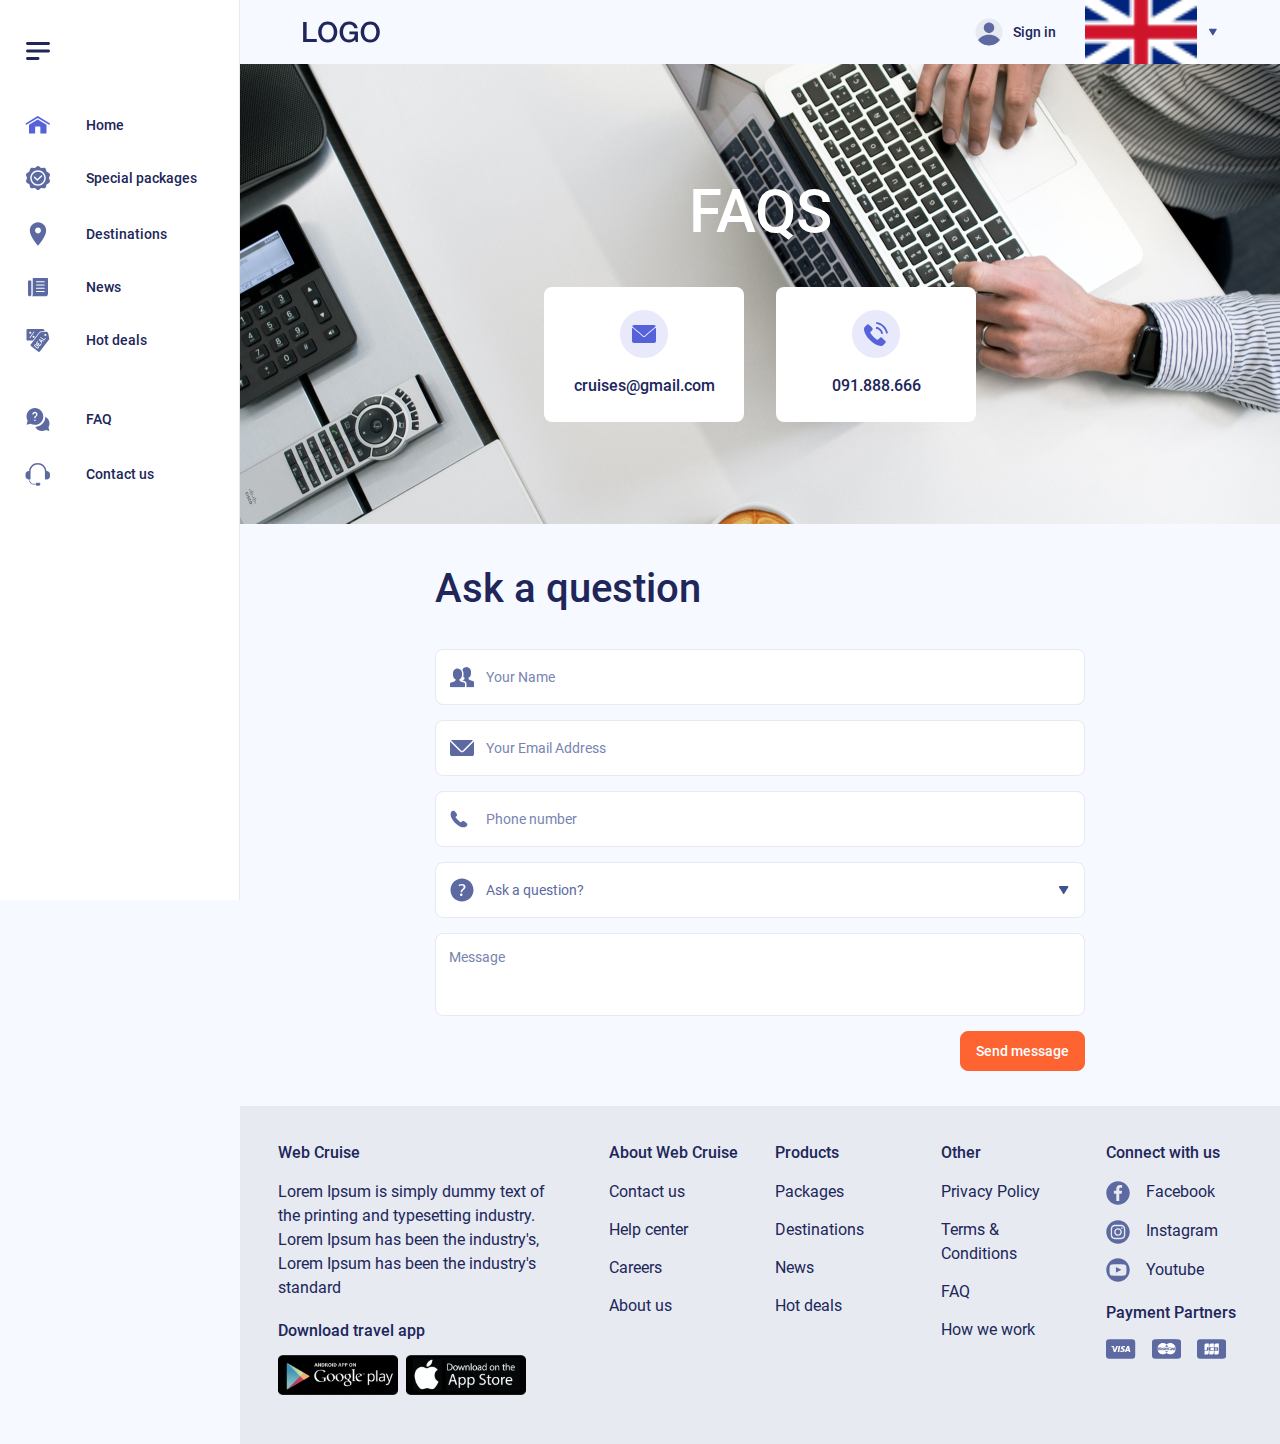
<file: contact-us.html>
<!DOCTYPE html>
<html lang="vi">
<head>
    <title>Contact us</title>
    <meta charset="utf-8">
    <meta http-equiv="x-ua-compatible" content="ie=edge">
    <meta name="viewport" content="width=device-width, initial-scale=1, user-scalable=no">
    <meta name="format-detection" content="telephone=no">
    <meta http-equiv="X-UA-Compatible" content="IE=edge">
    <link rel="shortcut icon" type="image/x-icon" href="">
    <link rel="stylesheet" href="css/libs/bootstrap.min.css">
    <link rel="stylesheet" href="css/libs/t-datepicker.min.css">
    <link rel="stylesheet" href="css/libs/t-datepicker-purple.css">
    <link rel="stylesheet" href="css/styles.css">
    <link rel="stylesheet" href="css/main.css">
</head>
<body ontouchstart="">
<main class="wrapper">
    <section class="contact__us">
        <div class="homeLeft">
            <div class="homeLeft__main">
                <div class="homeLeft__option">
                    <div class="homeLeft__tab">
                        <div class="tabHeader">
                            <button class="homeLeft__button">
                            <span><svg xmlns="http://www.w3.org/2000/svg" width="24" height="18" viewBox="0 0 24 18" fill="none">
                            <path d="M12 18H1.5C1.10218 18 0.720645 17.842 0.43934 17.5607C0.158036 17.2794 0 16.8978 0 16.5C0 16.1022 0.158036 15.7206 0.43934 15.4393C0.720645 15.158 1.10218 15 1.5 15H12C12.3978 15 12.7794 15.158 13.0607 15.4393C13.342 15.7206 13.5 16.1022 13.5 16.5C13.5 16.8978 13.342 17.2794 13.0607 17.5607C12.7794 17.842 12.3978 18 12 18Z" fill="#20265A"/>
                            <path d="M22.5 3H1.5C1.10218 3 0.720645 2.84196 0.43934 2.56066C0.158036 2.27936 0 1.89782 0 1.5C0 1.10218 0.158036 0.720644 0.43934 0.43934C0.720645 0.158035 1.10218 0 1.5 0H22.5C22.8978 0 23.2794 0.158035 23.5607 0.43934C23.842 0.720644 24 1.10218 24 1.5C24 1.89782 23.842 2.27936 23.5607 2.56066C23.2794 2.84196 22.8978 3 22.5 3V3Z" fill="#20265A"/>
                            <path d="M22.5 10.5H1.5C1.10218 10.5 0.720645 10.342 0.43934 10.0607C0.158036 9.77936 0 9.39782 0 9C0 8.60218 0.158036 8.22064 0.43934 7.93934C0.720645 7.65804 1.10218 7.5 1.5 7.5H22.5C22.8978 7.5 23.2794 7.65804 23.5607 7.93934C23.842 8.22064 24 8.60218 24 9C24 9.39782 23.842 9.77936 23.5607 10.0607C23.2794 10.342 22.8978 10.5 22.5 10.5V10.5Z" fill="#20265A"/>
                        </svg></span>
                            </button>
                            <p class="showMobile"><svg xmlns="http://www.w3.org/2000/svg" width="77" height="22" viewBox="0 0 77 22" fill="none">
                                <path d="M0.128 1.008H3.628V17.976H13.792V21H0.128V1.008ZM24.7181 3.388C23.6541 3.388 22.7301 3.60267 21.9461 4.032C21.1808 4.46133 20.5555 5.04 20.0701 5.768C19.5848 6.47733 19.2208 7.28933 18.9781 8.204C18.7541 9.11867 18.6421 10.052 18.6421 11.004C18.6421 11.956 18.7541 12.8893 18.9781 13.804C19.2208 14.7187 19.5848 15.54 20.0701 16.268C20.5555 16.9773 21.1808 17.5467 21.9461 17.976C22.7301 18.4053 23.6541 18.62 24.7181 18.62C25.7821 18.62 26.6968 18.4053 27.4621 17.976C28.2461 17.5467 28.8808 16.9773 29.3661 16.268C29.8515 15.54 30.2061 14.7187 30.4301 13.804C30.6728 12.8893 30.7941 11.956 30.7941 11.004C30.7941 10.052 30.6728 9.11867 30.4301 8.204C30.2061 7.28933 29.8515 6.47733 29.3661 5.768C28.8808 5.04 28.2461 4.46133 27.4621 4.032C26.6968 3.60267 25.7821 3.388 24.7181 3.388ZM24.7181 0.532C26.2115 0.532 27.5461 0.812 28.7221 1.372C29.9168 1.932 30.9248 2.688 31.7461 3.64C32.5675 4.592 33.1928 5.70267 33.6221 6.972C34.0701 8.24133 34.2941 9.58533 34.2941 11.004C34.2941 12.4413 34.0701 13.7947 33.6221 15.064C33.1928 16.3333 32.5675 17.444 31.7461 18.396C30.9248 19.348 29.9168 20.104 28.7221 20.664C27.5461 21.2053 26.2115 21.476 24.7181 21.476C23.2248 21.476 21.8808 21.2053 20.6861 20.664C19.5101 20.104 18.5115 19.348 17.6901 18.396C16.8688 17.444 16.2341 16.3333 15.7861 15.064C15.3568 13.7947 15.1421 12.4413 15.1421 11.004C15.1421 9.58533 15.3568 8.24133 15.7861 6.972C16.2341 5.70267 16.8688 4.592 17.6901 3.64C18.5115 2.688 19.5101 1.932 20.6861 1.372C21.8808 0.812 23.2248 0.532 24.7181 0.532ZM54.9236 21H52.6836L52.1516 18.648C51.2182 19.712 50.2849 20.4493 49.3516 20.86C48.4182 21.2707 47.3449 21.476 46.1316 21.476C44.6382 21.476 43.2942 21.2053 42.0996 20.664C40.9236 20.104 39.9249 19.348 39.1036 18.396C38.2822 17.444 37.6476 16.3333 37.1996 15.064C36.7702 13.7947 36.5556 12.4413 36.5556 11.004C36.5556 9.58533 36.7702 8.24133 37.1996 6.972C37.6476 5.70267 38.2822 4.592 39.1036 3.64C39.9249 2.688 40.9236 1.932 42.0996 1.372C43.2942 0.812 44.6382 0.532 46.1316 0.532C47.2142 0.532 48.2409 0.681333 49.2116 0.979999C50.2009 1.26 51.0782 1.68933 51.8436 2.268C52.6089 2.828 53.2436 3.53733 53.7476 4.396C54.2516 5.25467 54.5689 6.244 54.6996 7.364H51.2836C51.1902 6.71067 50.9849 6.14133 50.6676 5.656C50.3689 5.152 49.9862 4.732 49.5196 4.396C49.0529 4.06 48.5302 3.808 47.9516 3.64C47.3729 3.472 46.7662 3.388 46.1316 3.388C45.0676 3.388 44.1436 3.60267 43.3596 4.032C42.5942 4.46133 41.9689 5.04 41.4836 5.768C40.9982 6.47733 40.6342 7.28933 40.3916 8.204C40.1676 9.11867 40.0556 10.052 40.0556 11.004C40.0556 11.956 40.1676 12.8893 40.3916 13.804C40.6342 14.7187 40.9982 15.54 41.4836 16.268C41.9689 16.9773 42.5942 17.5467 43.3596 17.976C44.1436 18.4053 45.0676 18.62 46.1316 18.62C47.0276 18.6387 47.8209 18.5267 48.5116 18.284C49.2022 18.0227 49.7809 17.6587 50.2476 17.192C50.7329 16.7067 51.0969 16.1187 51.3396 15.428C51.5822 14.7373 51.7129 13.972 51.7316 13.132H46.4116V10.472H54.9236V21ZM67.2377 3.388C66.1737 3.388 65.2497 3.60267 64.4657 4.032C63.7003 4.46133 63.075 5.04 62.5897 5.768C62.1043 6.47733 61.7403 7.28933 61.4977 8.204C61.2737 9.11867 61.1617 10.052 61.1617 11.004C61.1617 11.956 61.2737 12.8893 61.4977 13.804C61.7403 14.7187 62.1043 15.54 62.5897 16.268C63.075 16.9773 63.7003 17.5467 64.4657 17.976C65.2497 18.4053 66.1737 18.62 67.2377 18.62C68.3017 18.62 69.2163 18.4053 69.9817 17.976C70.7657 17.5467 71.4003 16.9773 71.8857 16.268C72.371 15.54 72.7257 14.7187 72.9497 13.804C73.1923 12.8893 73.3137 11.956 73.3137 11.004C73.3137 10.052 73.1923 9.11867 72.9497 8.204C72.7257 7.28933 72.371 6.47733 71.8857 5.768C71.4003 5.04 70.7657 4.46133 69.9817 4.032C69.2163 3.60267 68.3017 3.388 67.2377 3.388ZM67.2377 0.532C68.731 0.532 70.0657 0.812 71.2417 1.372C72.4363 1.932 73.4443 2.688 74.2657 3.64C75.087 4.592 75.7123 5.70267 76.1417 6.972C76.5897 8.24133 76.8137 9.58533 76.8137 11.004C76.8137 12.4413 76.5897 13.7947 76.1417 15.064C75.7123 16.3333 75.087 17.444 74.2657 18.396C73.4443 19.348 72.4363 20.104 71.2417 20.664C70.0657 21.2053 68.731 21.476 67.2377 21.476C65.7443 21.476 64.4003 21.2053 63.2057 20.664C62.0297 20.104 61.031 19.348 60.2097 18.396C59.3883 17.444 58.7537 16.3333 58.3057 15.064C57.8763 13.7947 57.6617 12.4413 57.6617 11.004C57.6617 9.58533 57.8763 8.24133 58.3057 6.972C58.7537 5.70267 59.3883 4.592 60.2097 3.64C61.031 2.688 62.0297 1.932 63.2057 1.372C64.4003 0.812 65.7443 0.532 67.2377 0.532Z" fill="#20265A"></path>
                            </svg></p>
                        </div>
                        <div class="tabHeader__close showMobile">
                            <svg xmlns="http://www.w3.org/2000/svg" width="14" height="14" viewBox="0 0 14 14">
                                <path xmlns="http://www.w3.org/2000/svg" d="M13 1L1 13" fill="#20265A" stroke="#20265A" stroke-width="2" stroke-linecap="round" stroke-linejoin="round"/>
                                <path d="M1 1L13 13" stroke="#20265A" stroke-width="2" stroke-linecap="round" stroke-linejoin="round"/>
                            </svg>
                        </div>
                    </div>
                    <div class="homeLeft__group">
                        <div class="homeLeft__icon">
                            <svg xmlns="http://www.w3.org/2000/svg" width="25" height="18" viewBox="0 0 25 18" fill="none">
                                <path d="M23.1663 8.62007L12.2498 1.90181L1.33329 8.62007C0.921161 8.87294 0.382161 8.74519 0.130161 8.33307C-0.123589 7.92182 0.005036 7.38282 0.417161 7.12994L11.7922 0.129938C12.073 -0.0433125 12.4283 -0.0433125 12.7092 0.129938L24.0842 7.12994C24.4963 7.38369 24.624 7.92182 24.3712 8.33307C24.1157 8.74694 23.5749 8.87207 23.1663 8.62007Z" fill="#5562DA"/>
                                <path d="M21 8.82747V17.4996H14.875V10.9371C14.875 10.6956 14.679 10.4996 14.4375 10.4996H10.0625C9.821 10.4996 9.625 10.6956 9.625 10.9371V17.4996H3.5V8.82747L12.25 3.4436L21 8.82747Z" fill="#5562DA"/>
                            </svg>
                            <p class="medium blueDark">Home</p>
                        </div>
                        <div class="homeLeft__icon">
                            <svg width="24" height="24" viewBox="0 0 24 24" fill="none" xmlns="http://www.w3.org/2000/svg">
                                <path d="M22.9928 7.07058L20.5426 5.60462L19.9905 3.31946C19.7454 2.30597 18.8067 1.63032 17.7775 1.71132L14.9739 1.9283L13.3678 0.506303C12.5768 -0.16865 11.426 -0.16865 10.6322 0.5056L9.02617 1.92826L6.22258 1.71127C5.20497 1.63988 4.25397 2.30658 4.03492 3.2363C3.98959 3.37721 3.17083 5.92229 3.22398 5.75696L1.00764 7.06983C0.119825 7.61504 -0.235862 8.70952 0.161685 9.67224L1.11817 11.9904L0.162388 14.3078C-0.235862 15.2712 0.120481 16.365 1.00764 16.9095L3.45536 18.3652L4.00947 20.6607C4.25322 21.6735 5.18776 22.3457 6.22253 22.2688L8.99589 22.0546L10.6322 23.4933C11.0284 23.8311 11.5139 24 12 24C12.4855 24 12.9716 23.8311 13.3678 23.4932L15.0041 22.0546L17.7775 22.2688C18.8253 22.3518 19.7468 21.6741 19.9905 20.6606L20.5426 18.3755L22.9928 16.9095C23.8792 16.365 24.2349 15.2712 23.838 14.3078L22.8815 11.9904L23.8387 9.67158C24.2356 8.70962 23.8799 7.61508 22.9928 7.07058ZM12 19.7344C7.73528 19.7344 4.26564 16.2647 4.26564 12C4.26564 7.73527 7.73528 4.26563 12 4.26563C16.2647 4.26563 19.7344 7.73527 19.7344 12C19.7344 16.2647 16.2647 19.7344 12 19.7344Z" fill="#5C6AA1"/>
                                <path d="M12 5.67188C8.51048 5.67188 5.67188 8.51048 5.67188 12C5.67188 15.4895 8.51048 18.3281 12 18.3281C15.4895 18.3281 18.3281 15.4895 18.3281 12C18.3281 8.51048 15.4895 5.67188 12 5.67188ZM16.0127 10.3877L11.794 14.6065C11.6566 14.7438 11.4767 14.8125 11.2969 14.8125C11.117 14.8125 10.9371 14.7438 10.7998 14.6065L7.98727 11.794C7.71263 11.5193 7.71263 11.0744 7.98727 10.7997C8.26191 10.5251 8.70689 10.5251 8.98153 10.7997L11.2969 13.1151L15.0185 9.39347C15.2932 9.11883 15.7381 9.11883 16.0128 9.39347C16.2874 9.66811 16.2874 10.1131 16.0127 10.3877Z" fill="#5C6AA1"/>
                            </svg>
                            <p class="medium blueDark">Special packages</p>
                        </div>
                        <div class="homeLeft__icon">
                            <svg xmlns="http://www.w3.org/2000/svg" width="18" height="24" viewBox="0 0 18 24" fill="none">
                                <path d="M8.99967 0.333252C4.48467 0.333252 0.833008 3.98492 0.833008 8.49992C0.833008 14.6249 8.99967 23.6666 8.99967 23.6666C8.99967 23.6666 17.1663 14.6249 17.1663 8.49992C17.1663 3.98492 13.5147 0.333252 8.99967 0.333252ZM8.99967 11.4166C7.38967 11.4166 6.08301 10.1099 6.08301 8.49992C6.08301 6.88992 7.38967 5.58325 8.99967 5.58325C10.6097 5.58325 11.9163 6.88992 11.9163 8.49992C11.9163 10.1099 10.6097 11.4166 8.99967 11.4166Z" fill="#5C6AA1"/>
                            </svg>
                            <p class="medium blueDark">Destinations</p>
                        </div>
                        <div class="homeLeft__icon">
                            <svg xmlns="http://www.w3.org/2000/svg" width="20" height="19" viewBox="0 0 20 19" fill="none">
                                <path d="M19.4548 0H5.27172C4.97047 0 4.72615 0.241501 4.72615 0.53928V16.7157C4.72415 17.3008 4.52778 17.8693 4.16699 18.3333H17.2729C18.7785 18.3318 19.9987 17.1256 20.0003 15.6371V0.53928C20.0003 0.241501 19.756 0 19.4548 0V0ZM16.1817 14.0195H8.54474C8.24349 14.0195 7.99917 13.7782 7.99917 13.4804C7.99917 13.1826 8.24349 12.9411 8.54474 12.9411H16.1817C16.483 12.9411 16.7273 13.1826 16.7273 13.4804C16.7273 13.7782 16.483 14.0195 16.1817 14.0195ZM16.1817 10.7842H8.54474C8.24349 10.7842 7.99917 10.5429 7.99917 10.2451C7.99917 9.94735 8.24349 9.70585 8.54474 9.70585H16.1817C16.483 9.70585 16.7273 9.94735 16.7273 10.2451C16.7273 10.5429 16.483 10.7842 16.1817 10.7842ZM16.1817 7.54893H8.54474C8.24349 7.54893 7.99917 7.30762 7.99917 7.00984C7.99917 6.71207 8.24349 6.47056 8.54474 6.47056H16.1817C16.483 6.47056 16.7273 6.71207 16.7273 7.00984C16.7273 7.30762 16.483 7.54893 16.1817 7.54893ZM16.1817 4.31364H8.54474C8.24349 4.31364 7.99917 4.07234 7.99917 3.77456C7.99917 3.47678 8.24349 3.23528 8.54474 3.23528H16.1817C16.483 3.23528 16.7273 3.47678 16.7273 3.77456C16.7273 4.07234 16.483 4.31364 16.1817 4.31364Z" fill="#5C6AA1"/>
                                <path d="M2.77771 2.5H0.555623C0.24882 2.5 0 2.73619 0 3.02765V16.75C0 17.6244 0.746257 18.3333 1.66667 18.3333C2.58708 18.3333 3.33333 17.6244 3.33333 16.75V3.02765C3.33333 2.73619 3.08451 2.5 2.77771 2.5Z" fill="#5C6AA1"/>
                            </svg>
                            <p class="medium blueDark">News</p>
                        </div>
                        <div class="homeLeft__icon">
                            <svg xmlns="http://www.w3.org/2000/svg" width="23" height="23" viewBox="0 0 23 23" fill="none">
                                <path fill-rule="evenodd" clip-rule="evenodd" d="M6.37169 11.5158H1.06796C0.479734 11.5158 0 11.0361 0 10.4478V1.06796C0 0.479733 0.479781 0 1.06796 0H16.1518C16.4657 0 16.7359 0.120339 16.9458 0.353757L18.5028 2.08466L14.1079 2.42886C13.5788 2.47028 13.1201 2.71927 12.7971 3.14029L6.37169 11.5158ZM3.78159 2.78443C3.23493 2.78443 2.79184 3.22752 2.79184 3.77418C2.79184 4.32085 3.23493 4.76394 3.78159 4.76394C4.32826 4.76394 4.77135 4.32085 4.77135 3.77418C4.77135 3.22752 4.32826 2.78443 3.78159 2.78443ZM7.21492 2.65549L3.04613 8.4582C2.92331 8.62889 2.96205 8.8668 3.13274 8.98967C3.30344 9.11249 3.54134 9.07375 3.66421 8.90311L7.833 3.1004C7.95583 2.92971 7.91708 2.69175 7.74639 2.56893C7.5757 2.44606 7.33774 2.4848 7.21492 2.65549ZM7.09396 6.75181C6.5473 6.75181 6.10421 7.1949 6.10421 7.74156C6.10421 8.28822 6.5473 8.73132 7.09396 8.73132C7.64062 8.73132 8.08372 8.28822 8.08372 7.74156C8.08376 7.19495 7.64062 6.75181 7.09396 6.75181Z" fill="#5C6AA1"/>
                                <path fill-rule="evenodd" clip-rule="evenodd" d="M22.5399 10.615C22.7309 10.366 22.7999 10.0783 22.7425 9.76971L21.8154 4.78362C21.6963 4.14376 21.4944 3.58744 20.978 3.19126C20.4616 2.79509 19.872 2.74406 19.2231 2.79489L14.1671 3.19088C13.8541 3.21539 13.5942 3.35651 13.4031 3.60555L4.22183 15.5733C3.86382 16.04 3.95239 16.7127 4.41909 17.0707L11.8613 22.7801C12.328 23.1381 13.0006 23.0495 13.3586 22.5828L22.5399 10.615ZM18.1023 5.30884C17.7685 5.74385 17.8507 6.36705 18.2857 6.70079C18.7207 7.03453 19.3439 6.95241 19.6776 6.51739C20.0114 6.08237 19.9293 5.45918 19.4942 5.12544C19.0592 4.7917 18.436 4.87382 18.1023 5.30884ZM18.5185 9.1575L17.5087 10.4743L14.5109 8.17524C14.3436 8.04745 14.1043 8.07951 13.9764 8.2469C13.8487 8.41425 13.8808 8.65354 14.0481 8.78138L17.3477 11.312C17.5151 11.4397 17.7544 11.4076 17.8822 11.2403L19.1246 9.62032C19.2524 9.45297 19.2204 9.21368 19.053 9.08584C18.8856 8.95805 18.6463 8.99015 18.5185 9.1575ZM15.5371 13.9288L14.9416 13.0697L15.7347 12.0357L16.7187 12.3881C16.9174 12.459 17.136 12.3554 17.2069 12.1567C17.2779 11.9579 17.1743 11.7394 16.9755 11.6685L12.8641 10.1964L12.8638 10.1973C12.7523 10.1577 12.624 10.1703 12.5192 10.2426C12.3461 10.3621 12.3026 10.5995 12.4222 10.7726L14.9101 14.3617C15.0296 14.5348 15.2669 14.5783 15.4401 14.4587C15.6132 14.3393 15.6567 14.1019 15.5371 13.9288ZM13.7265 11.3167L14.4855 12.4116L14.9808 11.7658L13.7265 11.3167ZM14.1857 14.807C14.3135 14.6396 14.5528 14.6075 14.7202 14.7353C14.8876 14.8631 14.9197 15.1024 14.7919 15.2698L13.5495 16.8897C13.4217 17.0571 13.1824 17.0892 13.015 16.9614L9.71536 14.4308C9.54801 14.303 9.51591 14.0638 9.6437 13.8964L10.8861 12.2764C11.0139 12.109 11.2532 12.0769 11.4206 12.2047C11.588 12.3325 11.6201 12.5718 11.4923 12.7392L10.4814 14.0573L11.5261 14.8585L12.1735 14.0143C12.3013 13.8469 12.5406 13.8148 12.708 13.9426C12.8753 14.0704 12.9074 14.3097 12.7796 14.4771L12.1312 15.3226L13.1759 16.1238L14.1857 14.807ZM7.57796 16.5899L8.1992 15.7799C8.43419 15.4735 8.77304 15.291 9.12967 15.244C9.48557 15.1971 9.8593 15.2851 10.1649 15.5194L11.8445 16.8076C12.1509 17.0426 12.3334 17.3815 12.3804 17.7381C12.4273 18.094 12.3393 18.4677 12.1049 18.7733L11.4837 19.5833C11.3559 19.7506 11.1166 19.7827 10.9492 19.6549L7.64962 17.1244C7.48222 16.9966 7.45017 16.7573 7.57796 16.5899ZM8.80529 16.2427C8.91192 16.1036 9.06594 16.0208 9.22817 15.9995C9.39103 15.978 9.56215 16.0183 9.70203 16.1256L11.3817 17.4138C11.5207 17.5204 11.6036 17.6744 11.6249 17.8366C11.6464 17.9995 11.6061 18.1706 11.4988 18.3105L11.1101 18.8173L8.41565 16.7508L8.80529 16.2427Z" fill="#5C6AA1"/>
                            </svg>
                            <p class="medium blueDark">Hot deals</p>
                        </div>
                    </div>
                    <div class="homeLeft__group">
                        <div class="homeLeft__icon">
                            <svg xmlns="http://www.w3.org/2000/svg" width="23" height="23" viewBox="0 0 23 23" fill="none">
                                <path d="M23.0005 15.5238C23.0005 12.6537 21.354 10.0922 18.888 8.84619C18.8114 14.3493 14.3498 18.8109 8.84668 18.8875C10.0927 21.3535 12.6542 23 15.5243 23C16.87 23 18.1786 22.6416 19.3284 21.9607L22.9679 22.9674L21.9612 19.3279C22.6421 18.1781 23.0005 16.8695 23.0005 15.5238Z" fill="#5C6AA1"/>
                                <path d="M16.8077 8.40385C16.8077 3.76988 13.0378 0 8.40385 0C3.76988 0 0 3.76988 0 8.40385C0 9.91408 0.40199 11.3845 1.16534 12.6755L0.0308965 16.7766L4.13224 15.6424C5.42317 16.4057 6.89361 16.8077 8.40385 16.8077C13.0378 16.8077 16.8077 13.0378 16.8077 8.40385ZM7.11425 6.44796H5.82466C5.82466 5.02572 6.9816 3.86878 8.40385 3.86878C9.82609 3.86878 10.983 5.02572 10.983 6.44796C10.983 7.16983 10.6774 7.86366 10.1443 8.35129L9.04864 9.35408V10.3597H7.75905V8.78619L9.27365 7.39988C9.54433 7.1522 9.69344 6.81419 9.69344 6.44796C9.69344 5.73684 9.11497 5.15837 8.40385 5.15837C7.69272 5.15837 7.11425 5.73684 7.11425 6.44796ZM7.75905 11.6493H9.04864V12.9389H7.75905V11.6493Z" fill="#5C6AA1"/>
                            </svg>
                            <p class="medium blueDark">FAQ</p>
                        </div>
                        <div class="homeLeft__icon">
                            <svg xmlns="http://www.w3.org/2000/svg" width="25" height="23" viewBox="0 0 25 23" fill="none">
                                <path fill-rule="evenodd" clip-rule="evenodd" d="M14.875 21.2829C14.875 20.4727 14.1959 19.8159 13.3582 19.8159H11.5009C11.0987 19.8159 10.7129 19.9705 10.4284 20.2456C10.144 20.5207 9.98415 20.8939 9.98415 21.2829C9.98415 22.0932 10.6632 22.75 11.5009 22.75H13.3582C14.1959 22.75 14.875 22.0932 14.875 21.2829ZM3.5 17.5C3.75335 17.5187 4.05985 17.5295 4.36773 17.512C4.53175 18.3166 4.93923 19.0628 5.54746 19.6511C6.35493 20.4321 7.45007 20.8709 8.59198 20.8709H9.17072C9.1452 21.0059 9.13209 21.1438 9.13209 21.2829C9.13209 21.4236 9.1452 21.5614 9.17034 21.695H8.59198C7.22408 21.695 5.91219 21.1694 4.94496 20.2339C4.17332 19.4875 3.67141 18.529 3.5 17.5Z" fill="#5C6AA1"/>
                                <path fill-rule="evenodd" clip-rule="evenodd" d="M2.7852 16.5388C2.10518 16.4251 1.47239 16.1047 0.978421 15.6151C0.351948 14.9942 0 14.152 0 13.2739V11.2563C0 10.3781 0.351948 9.536 0.978421 8.91509C1.60489 8.29418 2.45459 7.94531 3.34057 7.94531H3.56293C3.91837 3.49879 7.67195 0 12.25 0C16.8281 0 20.5816 3.49879 20.9371 7.94531H21.1594C22.0454 7.94531 22.8951 8.29418 23.5216 8.91509C24.1481 9.536 24.5 10.3781 24.5 11.2563V13.2739C24.5 14.152 24.1481 14.9942 23.5216 15.6151C22.8951 16.236 22.0454 16.5849 21.1594 16.5849H20.1736C19.7648 16.5849 19.4334 16.2563 19.4334 15.8512V8.63722C19.4334 4.70518 16.2173 1.51765 12.25 1.51765C8.28272 1.51765 5.06662 4.70518 5.06662 8.63722V15.8512C5.06662 16.1372 4.90139 16.3851 4.66031 16.5061C3.99671 16.7343 2.96756 16.5693 2.7852 16.5388Z" fill="#5C6AA1"/>
                            </svg>
                            <p class="medium blueDark">Contact us</p>
                        </div>
                    </div>
                </div>
                <div class="homeLeft__language showMobile">
                    <div class="header__lang">
                        <div class="dropdown">
                            <p class="colorBluedark900 selectLang">Select languages</p>
                            <button type="button" data-toggle="dropdown" class="header__btn" aria-expanded="false">
                                <div class="langButton__title">
                                    <img src="images/eng.jpg">
                                    <p class="text16 colorBluedark900 medium">English</p>
                                </div>

                                <svg width="8" height="14" viewBox="0 0 8 14" fill="none" xmlns="http://www.w3.org/2000/svg">
                                    <path fill-rule="evenodd" clip-rule="evenodd" d="M0.292893 13.7071C-0.0976315 13.3166 -0.0976316 12.6834 0.292893 12.2929L5.58579 7L0.292892 1.70711C-0.0976326 1.31658 -0.0976326 0.683418 0.292892 0.292894C0.683416 -0.0976308 1.31658 -0.0976309 1.70711 0.292894L7.70711 6.29289C8.09763 6.68342 8.09763 7.31658 7.70711 7.70711L1.70711 13.7071C1.31658 14.0976 0.683417 14.0976 0.292893 13.7071Z" fill="#5C6AA1"/>
                                </svg>
                            </button>
                            <div class="dropdown-menu" style="">
                                <div class="listLang"><a href="#" class="dropdown-item"><img src="images/lang-uk.png"><span>English</span></a><a href="#" class="dropdown-item"><img src="images/lang-thailand.png"><span>ภาษาไทย</span></a><a href="#" class="dropdown-item"><img src="images/lang-france.png"><span>Français</span></a><a href="#" class="dropdown-item"><img src="images/lang-china.png"><span>China</span></a></div>
                            </div>
                        </div>
                    </div>
                </div>
            </div>
        </div>
        <div class="homeRight">
            <div class="destinations__body">
                <div class="homeRight__header">
                    <div class="logo flexIcon">
                        <svg class="showMobile mr15" xmlns="http://www.w3.org/2000/svg" width="24" height="18" viewBox="0 0 24 18" fill="none">
                            <path d="M12 18H1.5C1.10218 18 0.720645 17.842 0.43934 17.5607C0.158036 17.2794 0 16.8978 0 16.5C0 16.1022 0.158036 15.7206 0.43934 15.4393C0.720645 15.158 1.10218 15 1.5 15H12C12.3978 15 12.7794 15.158 13.0607 15.4393C13.342 15.7206 13.5 16.1022 13.5 16.5C13.5 16.8978 13.342 17.2794 13.0607 17.5607C12.7794 17.842 12.3978 18 12 18Z" fill="#20265A"></path>
                            <path d="M22.5 3H1.5C1.10218 3 0.720645 2.84196 0.43934 2.56066C0.158036 2.27936 0 1.89782 0 1.5C0 1.10218 0.158036 0.720644 0.43934 0.43934C0.720645 0.158035 1.10218 0 1.5 0H22.5C22.8978 0 23.2794 0.158035 23.5607 0.43934C23.842 0.720644 24 1.10218 24 1.5C24 1.89782 23.842 2.27936 23.5607 2.56066C23.2794 2.84196 22.8978 3 22.5 3V3Z" fill="#20265A"></path>
                            <path d="M22.5 10.5H1.5C1.10218 10.5 0.720645 10.342 0.43934 10.0607C0.158036 9.77936 0 9.39782 0 9C0 8.60218 0.158036 8.22064 0.43934 7.93934C0.720645 7.65804 1.10218 7.5 1.5 7.5H22.5C22.8978 7.5 23.2794 7.65804 23.5607 7.93934C23.842 8.22064 24 8.60218 24 9C24 9.39782 23.842 9.77936 23.5607 10.0607C23.2794 10.342 22.8978 10.5 22.5 10.5V10.5Z" fill="#20265A"></path>
                        </svg>
                        <a href="index.html">
                            <svg xmlns="http://www.w3.org/2000/svg" width="77" height="22" viewBox="0 0 77 22" fill="none">
                                <path d="M0.128 1.008H3.628V17.976H13.792V21H0.128V1.008ZM24.7181 3.388C23.6541 3.388 22.7301 3.60267 21.9461 4.032C21.1808 4.46133 20.5555 5.04 20.0701 5.768C19.5848 6.47733 19.2208 7.28933 18.9781 8.204C18.7541 9.11867 18.6421 10.052 18.6421 11.004C18.6421 11.956 18.7541 12.8893 18.9781 13.804C19.2208 14.7187 19.5848 15.54 20.0701 16.268C20.5555 16.9773 21.1808 17.5467 21.9461 17.976C22.7301 18.4053 23.6541 18.62 24.7181 18.62C25.7821 18.62 26.6968 18.4053 27.4621 17.976C28.2461 17.5467 28.8808 16.9773 29.3661 16.268C29.8515 15.54 30.2061 14.7187 30.4301 13.804C30.6728 12.8893 30.7941 11.956 30.7941 11.004C30.7941 10.052 30.6728 9.11867 30.4301 8.204C30.2061 7.28933 29.8515 6.47733 29.3661 5.768C28.8808 5.04 28.2461 4.46133 27.4621 4.032C26.6968 3.60267 25.7821 3.388 24.7181 3.388ZM24.7181 0.532C26.2115 0.532 27.5461 0.812 28.7221 1.372C29.9168 1.932 30.9248 2.688 31.7461 3.64C32.5675 4.592 33.1928 5.70267 33.6221 6.972C34.0701 8.24133 34.2941 9.58533 34.2941 11.004C34.2941 12.4413 34.0701 13.7947 33.6221 15.064C33.1928 16.3333 32.5675 17.444 31.7461 18.396C30.9248 19.348 29.9168 20.104 28.7221 20.664C27.5461 21.2053 26.2115 21.476 24.7181 21.476C23.2248 21.476 21.8808 21.2053 20.6861 20.664C19.5101 20.104 18.5115 19.348 17.6901 18.396C16.8688 17.444 16.2341 16.3333 15.7861 15.064C15.3568 13.7947 15.1421 12.4413 15.1421 11.004C15.1421 9.58533 15.3568 8.24133 15.7861 6.972C16.2341 5.70267 16.8688 4.592 17.6901 3.64C18.5115 2.688 19.5101 1.932 20.6861 1.372C21.8808 0.812 23.2248 0.532 24.7181 0.532ZM54.9236 21H52.6836L52.1516 18.648C51.2182 19.712 50.2849 20.4493 49.3516 20.86C48.4182 21.2707 47.3449 21.476 46.1316 21.476C44.6382 21.476 43.2942 21.2053 42.0996 20.664C40.9236 20.104 39.9249 19.348 39.1036 18.396C38.2822 17.444 37.6476 16.3333 37.1996 15.064C36.7702 13.7947 36.5556 12.4413 36.5556 11.004C36.5556 9.58533 36.7702 8.24133 37.1996 6.972C37.6476 5.70267 38.2822 4.592 39.1036 3.64C39.9249 2.688 40.9236 1.932 42.0996 1.372C43.2942 0.812 44.6382 0.532 46.1316 0.532C47.2142 0.532 48.2409 0.681333 49.2116 0.979999C50.2009 1.26 51.0782 1.68933 51.8436 2.268C52.6089 2.828 53.2436 3.53733 53.7476 4.396C54.2516 5.25467 54.5689 6.244 54.6996 7.364H51.2836C51.1902 6.71067 50.9849 6.14133 50.6676 5.656C50.3689 5.152 49.9862 4.732 49.5196 4.396C49.0529 4.06 48.5302 3.808 47.9516 3.64C47.3729 3.472 46.7662 3.388 46.1316 3.388C45.0676 3.388 44.1436 3.60267 43.3596 4.032C42.5942 4.46133 41.9689 5.04 41.4836 5.768C40.9982 6.47733 40.6342 7.28933 40.3916 8.204C40.1676 9.11867 40.0556 10.052 40.0556 11.004C40.0556 11.956 40.1676 12.8893 40.3916 13.804C40.6342 14.7187 40.9982 15.54 41.4836 16.268C41.9689 16.9773 42.5942 17.5467 43.3596 17.976C44.1436 18.4053 45.0676 18.62 46.1316 18.62C47.0276 18.6387 47.8209 18.5267 48.5116 18.284C49.2022 18.0227 49.7809 17.6587 50.2476 17.192C50.7329 16.7067 51.0969 16.1187 51.3396 15.428C51.5822 14.7373 51.7129 13.972 51.7316 13.132H46.4116V10.472H54.9236V21ZM67.2377 3.388C66.1737 3.388 65.2497 3.60267 64.4657 4.032C63.7003 4.46133 63.075 5.04 62.5897 5.768C62.1043 6.47733 61.7403 7.28933 61.4977 8.204C61.2737 9.11867 61.1617 10.052 61.1617 11.004C61.1617 11.956 61.2737 12.8893 61.4977 13.804C61.7403 14.7187 62.1043 15.54 62.5897 16.268C63.075 16.9773 63.7003 17.5467 64.4657 17.976C65.2497 18.4053 66.1737 18.62 67.2377 18.62C68.3017 18.62 69.2163 18.4053 69.9817 17.976C70.7657 17.5467 71.4003 16.9773 71.8857 16.268C72.371 15.54 72.7257 14.7187 72.9497 13.804C73.1923 12.8893 73.3137 11.956 73.3137 11.004C73.3137 10.052 73.1923 9.11867 72.9497 8.204C72.7257 7.28933 72.371 6.47733 71.8857 5.768C71.4003 5.04 70.7657 4.46133 69.9817 4.032C69.2163 3.60267 68.3017 3.388 67.2377 3.388ZM67.2377 0.532C68.731 0.532 70.0657 0.812 71.2417 1.372C72.4363 1.932 73.4443 2.688 74.2657 3.64C75.087 4.592 75.7123 5.70267 76.1417 6.972C76.5897 8.24133 76.8137 9.58533 76.8137 11.004C76.8137 12.4413 76.5897 13.7947 76.1417 15.064C75.7123 16.3333 75.087 17.444 74.2657 18.396C73.4443 19.348 72.4363 20.104 71.2417 20.664C70.0657 21.2053 68.731 21.476 67.2377 21.476C65.7443 21.476 64.4003 21.2053 63.2057 20.664C62.0297 20.104 61.031 19.348 60.2097 18.396C59.3883 17.444 58.7537 16.3333 58.3057 15.064C57.8763 13.7947 57.6617 12.4413 57.6617 11.004C57.6617 9.58533 57.8763 8.24133 58.3057 6.972C58.7537 5.70267 59.3883 4.592 60.2097 3.64C61.031 2.688 62.0297 1.932 63.2057 1.372C64.4003 0.812 65.7443 0.532 67.2377 0.532Z" fill="#20265A"/>
                            </svg>
                        </a>
                    </div>
                    <div class="headerReaction showMobile">
                        <div class="iconReaction">
                            <svg width="20" height="19" viewBox="0 0 20 19" fill="none" xmlns="http://www.w3.org/2000/svg">
                                <path d="M9.44376 2.90005L9.99994 3.51506L10.5562 2.90013C12.4289 0.829975 15.6354 0.773233 17.5809 2.71882C18.4971 3.63494 19 4.84893 19 6.14474C19 7.4406 18.497 8.65447 17.5811 9.56972L17.5809 9.56993L10 17.1516L2.4191 9.57066L2.41891 9.57047C1.50309 8.6553 1.00002 7.44071 1.00002 6.14474L1.00002 6.14265C0.998243 5.5068 1.12262 4.87691 1.36596 4.28946C1.60929 3.70201 1.96674 3.16866 2.41761 2.7203L2.41762 2.72031L2.4191 2.71882C4.36418 0.773744 7.57055 0.828748 9.44376 2.90005Z" fill="#FD6431" stroke="#FD6431" stroke-width="1.5"/>
                            </svg>
                            <p>2</p>
                        </div>


                    </div>
                    <div class="header__group showDesktop">
                        <div class="header__sign">
                            <svg xmlns="http://www.w3.org/2000/svg" width="28" height="28" viewBox="0 0 28 28" fill="none">
                                <path d="M14 27.5625C21.4904 27.5625 27.5625 21.4904 27.5625 14C27.5625 6.50964 21.4904 0.4375 14 0.4375C6.50964 0.4375 0.4375 6.50964 0.4375 14C0.4375 21.4904 6.50964 27.5625 14 27.5625Z" fill="#E7EAF1"/>
                                <path d="M24.8836 22.0827C23.6187 20.3893 21.9762 19.0142 20.0867 18.0668C18.1973 17.1193 16.1129 16.6257 13.9992 16.625C11.8854 16.6243 9.80073 17.1167 7.91066 18.0629C6.02059 19.0092 4.37728 20.3832 3.11133 22.0759C4.37084 23.7771 6.01147 25.1596 7.90165 26.1124C9.79183 27.0652 11.879 27.5619 13.9957 27.5625C16.1125 27.5632 18.1999 27.0678 20.0907 26.1162C21.9815 25.1646 23.623 23.7832 24.8836 22.0827Z" fill="#5C6AA1"/>
                                <path d="M14 14.875C16.8995 14.875 19.25 12.5245 19.25 9.625C19.25 6.72551 16.8995 4.375 14 4.375C11.1005 4.375 8.75 6.72551 8.75 9.625C8.75 12.5245 11.1005 14.875 14 14.875Z" fill="#5C6AA1"/>
                            </svg>
                            <p class="medium blueDark">Sign in</p>
                        </div>
                        <div class="header__lang">
                            <div class="dropdown">
                                <button type="button" data-toggle="dropdown" class="header__btn">
                                    `                                    <img src="images/eng.jpg">
                                    <svg xmlns="http://www.w3.org/2000/svg" width="10" height="8" viewBox="0 0 10 8" fill="none">
                                        <path d="M9.24559 0.405812C9.1762 0.282691 9.07533 0.180229 8.95331 0.108921C8.83128 0.0376131 8.6925 2.25533e-05 8.55117 0H0.796887C0.655634 6.85536e-05 0.516935 0.0376631 0.394983 0.108937C0.273031 0.18021 0.172203 0.282604 0.102818 0.405641C0.0334323 0.528677 -0.00201984 0.667939 8.88697e-05 0.809176C0.00219758 0.950413 0.0417915 1.08855 0.114819 1.20946L3.99196 7.61556C4.06298 7.73289 4.16307 7.82992 4.28255 7.89727C4.40204 7.96462 4.53687 8 4.67403 8C4.81118 8 4.94602 7.96462 5.0655 7.89727C5.18499 7.82992 5.28508 7.73289 5.3561 7.61556L9.23324 1.20946C9.30629 1.08861 9.34592 0.950513 9.34809 0.809309C9.35027 0.668106 9.31489 0.52886 9.24559 0.405812Z" fill="#415092"/>
                                    </svg>
                                </button>
                                <div class="dropdown-menu">
                                    <div class="listLang"><a href="#" class="dropdown-item"><img src="images/lang-uk.png"><span>English</span></a><a href="#" class="dropdown-item"><img src="images/lang-thailand.png"><span>ภาษาไทย</span></a><a href="#" class="dropdown-item"><img src="images/lang-france.png"><span>Français</span></a><a href="#" class="dropdown-item"><img src="images/lang-china.png"><span>China</span></a></div>
                                </div>
                            </div>
                        </div>
                    </div>
                </div>
                <div style="background-image: url(images/contact-us.jpg);" class="yourCruise__banner">
                    <div class="contactUs__title container-auto">
                        <p class="medium">FAQS</p>
                        <div class="contactIcon">
                            <div class="contactUs__email">
                                <div class="contactUs__item">
                                    <div class="contactUs__icon">
                                        <svg width="24" height="18" viewBox="0 0 24 18" fill="none" xmlns="http://www.w3.org/2000/svg">
                                            <path d="M0.50114 1.46044C3.79505 4.25002 9.57483 9.15773 11.2736 10.688C11.5016 10.8945 11.7462 10.9995 12.0001 10.9995C12.2536 10.9995 12.4977 10.8955 12.7253 10.6899C14.4255 9.1582 20.2052 4.25002 23.4992 1.46044C23.7043 1.28709 23.7355 0.982406 23.5695 0.770484C23.1857 0.280781 22.6134 0 22.0001 0H2.00016C1.38689 0 0.814593 0.280781 0.430828 0.770531C0.264796 0.982406 0.296062 1.28709 0.50114 1.46044Z" fill="#5562DA"/>
                                            <path d="M23.71 2.97215C23.5327 2.88965 23.3242 2.91843 23.1768 3.04443C19.5239 6.14109 14.8618 10.1104 13.395 11.4321C12.5717 12.1753 11.4292 12.1753 10.604 11.4311C9.0405 10.0224 3.80512 5.57174 0.823219 3.04439C0.674766 2.91839 0.465797 2.89059 0.290016 2.9721C0.113297 3.05418 0 3.23095 0 3.42576V16C0 17.103 0.896953 18 2.00002 18H22C23.103 18 24 17.103 24 16V3.42576C24 3.23095 23.8867 3.05371 23.71 2.97215Z" fill="#5562DA"/>
                                        </svg>
                                    </div>
                                    <div class="contactUs__mail">
                                        <span class="text16 colorBluedark900 medium">cruises@gmail.com</span>
                                    </div>
                                </div>
                            </div>
                            <div class="contactUs__phone">
                                <div class="contactUs__item">
                                    <div class="contactUs__icon">
                                        <svg width="24" height="24" viewBox="0 0 24 24" fill="none" xmlns="http://www.w3.org/2000/svg">
                                            <path d="M18.2461 15.8765C17.462 15.1024 16.4832 15.1024 15.7041 15.8765C15.1098 16.4658 14.5155 17.0551 13.9312 17.6544C13.7713 17.8192 13.6365 17.8542 13.4417 17.7443C13.0572 17.5346 12.6477 17.3648 12.2781 17.135C10.5551 16.0513 9.11178 14.6579 7.83327 13.0897C7.19901 12.3107 6.63467 11.4766 6.24013 10.5377C6.16023 10.3479 6.17521 10.2231 6.33003 10.0683C6.92434 9.49394 7.50366 8.90463 8.08798 8.31531C8.90203 7.49627 8.90203 6.53739 8.08298 5.71335C7.61853 5.2439 7.15407 4.78443 6.68961 4.31498C6.21017 3.83554 5.73572 3.3511 5.25129 2.87666C4.4672 2.11255 3.48834 2.11255 2.70925 2.88165C2.10995 3.47096 1.53562 4.07526 0.926333 4.65458C0.361991 5.18896 0.0773229 5.8432 0.0173928 6.60731C-0.0774965 7.85085 0.227148 9.02449 0.656647 10.1682C1.53562 12.5354 2.87406 14.6379 4.49717 16.5657C6.68961 19.1726 9.30656 21.2352 12.368 22.7235C13.7464 23.3927 15.1747 23.9071 16.7279 23.992C17.7967 24.052 18.7256 23.7823 19.4697 22.9482C19.9791 22.3789 20.5534 21.8595 21.0928 21.3151C21.8919 20.5061 21.8969 19.5272 21.1028 18.7282C20.1539 17.7743 19.2 16.8254 18.2461 15.8765Z" fill="#5562DA"/>
                                            <path d="M17.2926 11.8961L19.1354 11.5815C18.8458 9.88849 18.0467 8.35528 16.8331 7.1367C15.5496 5.8532 13.9265 5.04414 12.1386 4.79443L11.8789 6.64727C13.2623 6.84205 14.5208 7.46632 15.5147 8.46016C16.4536 9.39906 17.0679 10.5877 17.2926 11.8961Z" fill="#5562DA"/>
                                            <path d="M20.1737 3.88547C18.0461 1.75795 15.3543 0.414516 12.3827 0L12.123 1.85284C14.6901 2.21242 17.0173 3.37606 18.8552 5.20892C20.5982 6.95189 21.7418 9.15432 22.1563 11.5765L23.9992 11.2619C23.5148 8.45514 22.1913 5.90811 20.1737 3.88547Z" fill="#5562DA"/>
                                        </svg>
                                    </div>
                                    <div class="contactUs__number">
                                        <span class="text16 colorBluedark900 medium">091.888.666</span>
                                    </div>
                                </div>
                            </div>
                        </div>
                    </div>
                </div>
                <div class="contactUs__cont">
                    <div class="contactUs__title">
                        <p class="medium colorBluedark900">Ask a question</p>
                    </div>
                    <div class="contactUs__form">
                        <div class="form-group">
                            <svg width="24" height="21" viewBox="0 0 24 21" fill="none" xmlns="http://www.w3.org/2000/svg">
                                <path d="M22.911 14.4395L19.6298 13.5012C19.3644 13.4253 19.1252 13.2777 18.9383 13.0746C18.7515 12.8715 18.6243 12.6207 18.5708 12.35L18.369 11.3375C19.1528 10.9795 19.8172 10.404 20.2835 9.67941C20.7497 8.95483 20.9982 8.11163 20.9993 7.24999V5.18899C21.0178 3.99568 20.5744 2.84139 19.7615 1.9675C18.9487 1.09361 17.8295 0.567786 16.638 0.499993C15.7487 0.473028 14.8714 0.710285 14.1169 1.18178C13.3624 1.65328 12.7646 2.33785 12.399 3.14899C13.1147 4.1909 13.4982 5.42499 13.4993 6.68899V8.74999C13.4965 9.29559 13.4185 9.83819 13.2675 10.3625C13.6567 10.7696 14.1187 11.1003 14.6295 11.3375L14.4278 12.35C14.374 12.6205 14.2467 12.8709 14.0599 13.0737C13.873 13.2766 13.6339 13.424 13.3688 13.4997L12.1035 13.8612L14.3235 14.4957C14.9496 14.6766 15.5002 15.0556 15.8925 15.576C16.2848 16.0964 16.4977 16.73 16.4993 17.3817V20C16.4968 20.2561 16.4501 20.5098 16.3613 20.75H23.2493C23.4482 20.75 23.6389 20.671 23.7796 20.5303C23.9202 20.3897 23.9993 20.1989 23.9993 20V15.8817C23.9992 15.5557 23.893 15.2386 23.6966 14.9784C23.5003 14.7182 23.2245 14.529 22.911 14.4395Z" fill="#5C6AA1"/>
                                <path d="M13.9117 15.9394L10.6305 15.0012C10.3652 14.9253 10.1259 14.7777 9.93905 14.5745C9.75221 14.3714 9.62502 14.1207 9.5715 13.8499L9.36975 12.8367C10.1534 12.4787 10.8178 11.9034 11.284 11.1789C11.7503 10.4545 11.9988 9.61145 12 8.74994V6.68894C12.0186 5.49563 11.5751 4.34134 10.7623 3.46745C9.94947 2.59356 8.83028 2.06774 7.63875 1.99994C7.03623 1.98136 6.43612 2.08401 5.87403 2.30182C5.31195 2.51963 4.79936 2.84815 4.36669 3.26788C3.93402 3.68761 3.59009 4.18999 3.35532 4.7452C3.12054 5.30041 2.99971 5.89714 3 6.49994V8.74994C3.0008 9.61183 3.2491 10.4554 3.71537 11.1802C4.18165 11.9051 4.84628 12.4808 5.63025 12.8389L5.4285 13.8499C5.3746 14.1203 5.24725 14.3705 5.06043 14.5732C4.87361 14.7759 4.63455 14.9232 4.3695 14.9989L1.08825 15.9394C0.774771 16.0289 0.498978 16.2181 0.30262 16.4783C0.106262 16.7386 2.8395e-05 17.0557 0 17.3817L0 19.9999C0 20.1989 0.0790176 20.3896 0.21967 20.5303C0.360322 20.6709 0.551088 20.7499 0.75 20.7499H14.25C14.4489 20.7499 14.6397 20.6709 14.7803 20.5303C14.921 20.3896 15 20.1989 15 19.9999V17.3817C15 17.0557 14.8937 16.7386 14.6974 16.4783C14.501 16.2181 14.2252 16.0289 13.9117 15.9394Z" fill="#5C6AA1"/>
                            </svg>
                            <input id="name" type="text" placeholder="Your Name" class="form-control">
                        </div>
                        <div class="form-group">
                            <svg width="24" height="16" viewBox="0 0 24 16" fill="none" xmlns="http://www.w3.org/2000/svg">
                                <path d="M23.888 1.83199C23.8546 1.8178 23.8177 1.81393 23.782 1.82088C23.7464 1.82783 23.7136 1.84528 23.688 1.87099L13.941 11.616C13.4253 12.1314 12.7261 12.4209 11.997 12.4209C11.2679 12.4209 10.5687 12.1314 10.053 11.616L0.310002 1.87099C0.28451 1.84504 0.251754 1.82743 0.216052 1.82047C0.180349 1.8135 0.143375 1.81752 0.110002 1.83199C0.0772087 1.84612 0.0492947 1.86958 0.0297354 1.89945C0.0101762 1.92932 -0.000164108 1.96429 1.96956e-06 1.99999V14C1.96956e-06 14.5304 0.210716 15.0391 0.585788 15.4142C0.960861 15.7893 1.46957 16 2 16H22C22.5304 16 23.0391 15.7893 23.4142 15.4142C23.7893 15.0391 24 14.5304 24 14V1.99999C24.0001 1.96403 23.9896 1.92885 23.9696 1.89892C23.9497 1.869 23.9212 1.8457 23.888 1.83199Z" fill="#5C6AA1"/>
                                <path d="M11.1146 10.556C11.3493 10.79 11.6672 10.9214 11.9986 10.9214C12.3301 10.9214 12.648 10.79 12.8826 10.556L22.5686 0.87C22.6342 0.804424 22.6803 0.721904 22.7016 0.631664C22.723 0.541423 22.7188 0.447018 22.6896 0.359C22.5796 0.0300002 22.2736 0 21.9996 0H1.99964C1.72464 0 1.41664 0.0300002 1.30864 0.359C1.27944 0.447018 1.27529 0.541423 1.29666 0.631664C1.31803 0.721904 1.36407 0.804424 1.42964 0.87L11.1146 10.556Z" fill="#5C6AA1"/>
                            </svg>
                            <input id="email" type="text" placeholder="Your Email Address" class="form-control">
                        </div>
                        <div class="form-group">
                            <svg width="18" height="18" viewBox="0 0 18 18" fill="none" xmlns="http://www.w3.org/2000/svg">
                                <path d="M16.5549 13.0042L14.1254 11.3068C13.8077 11.0852 13.4364 10.9684 13.0513 10.9684C12.439 10.9684 11.8643 11.2687 11.5142 11.7711L10.9502 12.5793C10.005 11.9454 8.95032 11.0603 7.94489 10.0551C6.93964 9.0498 6.05469 7.99512 5.42096 7.04993L6.22882 6.48596C6.64063 6.19922 6.91565 5.76965 7.00299 5.27673C7.09015 4.78418 6.98029 4.2865 6.69318 3.87451L4.99616 1.44507C4.6413 0.9375 4.06873 0.634277 3.4643 0.634277C3.25482 0.634277 3.04938 0.671265 2.85382 0.743408C2.63172 0.825439 2.42481 0.926147 2.22193 1.05359L1.88648 1.28979C1.80261 1.35498 1.72461 1.42639 1.6499 1.5011C1.24066 1.91016 0.950258 2.42798 0.786379 3.04028C0.0870989 5.66162 1.81946 9.62549 5.09705 12.9031C7.84949 15.6555 11.1562 17.3654 13.7264 17.3657H13.7266C14.1668 17.3657 14.5817 17.3145 14.96 17.2134C15.5723 17.0497 16.0902 16.7593 16.4996 16.3499C16.5739 16.2755 16.645 16.1975 16.7211 16.099L16.9575 15.7617C17.0731 15.5771 17.1736 15.3702 17.2567 15.1465C17.5425 14.3738 17.254 13.4927 16.5549 13.0042Z" fill="#5C6AA1"/>
                            </svg>

                            <input id="phone" type="text" placeholder="Phone number" class="form-control">
                        </div>
                        <div class="form-group">
                            <svg width="24" height="24" viewBox="0 0 24 24" fill="none" xmlns="http://www.w3.org/2000/svg">
                                <path d="M12 0.5C5.6585 0.5 0.5 5.659 0.5 12C0.5 18.341 5.6585 23.5 12 23.5C18.3415 23.5 23.5 18.341 23.5 12C23.5 5.659 18.3415 0.5 12 0.5ZM11.25 18C10.9185 18 10.6005 17.8683 10.3661 17.6339C10.1317 17.3995 10 17.0815 10 16.75C10 16.4185 10.1317 16.1005 10.3661 15.8661C10.6005 15.6317 10.9185 15.5 11.25 15.5C11.5815 15.5 11.8995 15.6317 12.1339 15.8661C12.3683 16.1005 12.5 16.4185 12.5 16.75C12.5 17.0815 12.3683 17.3995 12.1339 17.6339C11.8995 17.8683 11.5815 18 11.25 18ZM15.3055 10.0015C14.983 10.86 14.293 11.422 13.5255 12.0205C12.3005 12.982 12.263 13.313 12.263 14.286H10.677C10.677 13.778 10.643 13.062 11.0005 12.409C11.216 12.0155 11.594 11.608 12.1335 11.187C13.205 10.341 13.6545 9.9025 13.6545 9.0025C13.6545 8 12.906 7.5945 11.8985 7.5945C11.239 7.5945 10.5025 7.6945 9.196 8.339L8.5165 6.915C9.59085 6.31046 10.8037 5.99517 12.0365 6C13.0935 6 13.9325 6.259 14.553 6.777C15.173 7.295 15.4835 8.0095 15.4835 8.9215C15.4835 9.3255 15.424 9.6855 15.3055 10.0015Z" fill="#5C6AA1"/>
                            </svg>
                            <select id="subject" class="form-control">
                                <option>Ask a question?</option>
                            </select>
                        </div>
                        <div class="form-group">
                            <textarea id="message" placeholder="Message" rows="5" class="form-control"></textarea>
                        </div>
                    </div>
                    <div class="contactUs__btn">
                        <button type="button" class="btn btn-orange"><span>Send message</span></button>
                    </div>
                </div>
            </div>
        </div>
    </section>
</main>
<footer class="footer">
    <div class="footer__top">
        <div class="container__hide">
            <div class="showDesktop">
                <div class="footer__list">
                    <ul class="col-4">
                        <li class="liTitle text16 medium mb15 blueDark">Web Cruise</li>
                        <li class="text16 blueDark">
                            <p>Lorem Ipsum is simply dummy text of the printing and typesetting industry. Lorem Ipsum has been the industry's, Lorem Ipsum has been the industry's standard</p>
                        </li>
                        <li>
                            <p class="text16 medium blueDark mt5">Download travel app</p>
                            <div class="footer__platform">
                                <img src="images/googleplay.png">
                                <img src="images/appstore.png">
                            </div>
                        </li>
                    </ul>
                    <ul class="col-2">
                        <li class="liTitle text16 medium mb15 blueDark">About Web Cruise</li>
                        <li class="text16 blueDark"><a href="aboutUs.html">Contact us</a></li>
                        <li class="text16 blueDark"><a href="termsOfUse.html">Help center</a></li>
                        <li class="text16 blueDark"><a href="policy.html">Careers</a></li>
                        <li class="text16 blueDark"><a href="faq.html">About us</a></li>
                    </ul>
                    <ul class="col-2">
                        <li class="liTitle text16 medium mb15 blueDark">Products</li>
                        <li class="text16 blueDark"><a href="newAndUpdate.html">Packages</a></li>
                        <li class="text16 blueDark"><a href="baggageInfo.html">Destinations</a></li>
                        <li class="text16 blueDark"><a href="flightRoutes.html">News</a></li>
                        <li class="text16 blueDark"><a href="favDes.html">Hot deals</a></li>
                    </ul>
                    <ul class="col-2">
                        <li class="liTitle text16 medium mb15 blueDark">Other</li>
                        <li class="text16 blueDark"><a href="bookingStatus.html">Privacy Policy</a></li>
                        <li class="text16 blueDark"><a href="fareRules.html">Terms & Conditions</a></li>
                        <li class="text16 blueDark"><a href="paymentGuide.html">FAQ</a></li>
                        <li class="text16 blueDark"><a href="refundRequest.html">How we work</a></li>
                    </ul>
                    <ul class="col-2">
                        <li class="liTitle text16 medium mb15 blueDark">Connect with us</li>
                        <li class="text16 blueDark"><a href="hotels.html"><svg xmlns="http://www.w3.org/2000/svg" width="24" height="24" viewBox="0 0 24 24" fill="none">
                            <path fill-rule="evenodd" clip-rule="evenodd" d="M12 23.7188C18.4721 23.7188 23.7188 18.4721 23.7188 12C23.7188 5.52792 18.4721 0.28125 12 0.28125C5.52792 0.28125 0.28125 5.52792 0.28125 12C0.28125 18.4721 5.52792 23.7188 12 23.7188ZM7.87448 9.87188H10.3078V7.78495C10.3078 5.36489 11.7853 4.04766 13.944 4.04766C14.6727 4.04507 15.401 4.0823 16.1256 4.15917V6.68855H14.6369C13.4623 6.68855 13.2349 7.24669 13.2349 8.06583V9.87188H16.0432L15.6772 12.7078H13.2351V19.9523H10.3078V12.7078H7.87448V9.87188Z" fill="#5C6AA1"/>
                        </svg>Facebook</a></li>
                        <li class="text16 blueDark"><a href="tours.html"><svg xmlns="http://www.w3.org/2000/svg" width="24" height="24" viewBox="0 0 24 24" fill="none">
                            <path d="M12 14.4609C13.3591 14.4609 14.4609 13.3591 14.4609 12C14.4609 10.6409 13.3591 9.53906 12 9.53906C10.6409 9.53906 9.53906 10.6409 9.53906 12C9.53906 13.3591 10.6409 14.4609 12 14.4609Z" fill="#5C6AA1"/>
                            <path d="M12 0.28125C5.52792 0.28125 0.28125 5.52792 0.28125 12C0.28125 18.4721 5.52792 23.7188 12 23.7188C18.4721 23.7188 23.7188 18.4721 23.7188 12C23.7188 5.52792 18.4721 0.28125 12 0.28125ZM19.2402 14.9784C19.184 16.0926 18.8709 17.1912 18.059 17.9945C17.2392 18.8055 16.1353 19.1076 15.0105 19.1633H8.98959C7.86459 19.1076 6.76087 18.8056 5.94108 17.9945C5.12911 17.1912 4.81608 16.0926 4.75983 14.9784V9.02156C4.81608 7.90744 5.12916 6.80878 5.94108 6.00544C6.76087 5.1945 7.86473 4.89234 8.98959 4.8367H15.0104C16.1354 4.89234 17.2391 5.19436 18.0589 6.00544C18.8709 6.80878 19.1839 7.90744 19.2402 9.02156L19.2402 14.9784Z" fill="#5C6AA1"/>
                            <path d="M14.9347 6.19398C13.4682 6.15376 10.5329 6.15376 9.06636 6.19398C8.30319 6.21494 7.43802 6.40492 6.89427 6.9857C6.32924 7.58941 6.11572 8.31878 6.09407 9.13474C6.056 10.5669 6.09407 14.8653 6.09407 14.8653C6.11886 15.6812 6.32924 16.4106 6.89427 17.0143C7.43802 17.5953 8.30319 17.7851 9.06636 17.8061C10.5329 17.8463 13.4682 17.8463 14.9347 17.8061C15.6979 17.7851 16.5631 17.5951 17.1068 17.0143C17.6719 16.4106 17.8854 15.6813 17.907 14.8653V9.13474C17.8854 8.31878 17.6719 7.58941 17.1068 6.9857C16.5629 6.40473 15.6977 6.21494 14.9347 6.19398ZM12.0004 15.8145C11.2459 15.8145 10.5084 15.5908 9.88117 15.1716C9.25388 14.7525 8.76497 14.1568 8.47627 13.4598C8.18756 12.7627 8.11202 11.9958 8.2592 11.2559C8.40638 10.5159 8.76968 9.83625 9.30314 9.30279C9.8366 8.76933 10.5163 8.40604 11.2562 8.25886C11.9961 8.11168 12.7631 8.18721 13.4601 8.47592C14.1571 8.76463 14.7528 9.25354 15.172 9.88082C15.5911 10.5081 15.8148 11.2456 15.8148 12C15.8148 13.0117 15.4129 13.9819 14.6976 14.6972C13.9822 15.4126 13.012 15.8145 12.0004 15.8145ZM15.831 8.97292C15.6802 8.97289 15.5327 8.92811 15.4072 8.84426C15.2818 8.76041 15.1841 8.64125 15.1263 8.50185C15.0686 8.36244 15.0536 8.20906 15.083 8.06108C15.1125 7.91311 15.1851 7.77719 15.2918 7.67052C15.3985 7.56385 15.5345 7.49121 15.6825 7.46179C15.8304 7.43236 15.9838 7.44748 16.1232 7.50523C16.2626 7.56298 16.3817 7.66076 16.4656 7.78621C16.5494 7.91166 16.5941 8.05915 16.5941 8.21003C16.5941 8.31023 16.5744 8.40945 16.536 8.50202C16.4977 8.59459 16.4415 8.6787 16.3706 8.74954C16.2997 8.82039 16.2156 8.87658 16.123 8.91491C16.0305 8.95323 15.9312 8.97295 15.831 8.97292Z" fill="#5C6AA1"/>
                        </svg>Instagram</a></li>
                        <li class="text16 blueDark"><a href="carRentals.html"><svg xmlns="http://www.w3.org/2000/svg" width="24" height="24" viewBox="0 0 24 24" fill="none">
                            <path d="M15.0137 11.624L10.2984 9.26629C10.2624 9.24831 10.2225 9.23983 10.1823 9.24163C10.1421 9.24344 10.1031 9.25548 10.0689 9.27662C10.0347 9.29775 10.0065 9.32727 9.9869 9.36238C9.96732 9.39749 9.95704 9.43702 9.95703 9.47722V14.1925C9.95704 14.2327 9.96732 14.2722 9.9869 14.3074C10.0065 14.3425 10.0347 14.372 10.0689 14.3931C10.1031 14.4143 10.1421 14.4263 10.1823 14.4281C10.2225 14.4299 10.2624 14.4214 10.2984 14.4034L15.0136 12.0456C15.0528 12.026 15.0857 11.9959 15.1087 11.9587C15.1317 11.9215 15.1439 11.8786 15.1439 11.8348C15.1439 11.7911 15.1317 11.7482 15.1087 11.7109C15.0857 11.6737 15.0528 11.6436 15.0137 11.624Z" fill="#5C6AA1"/>
                            <path d="M12 0.28125C5.52792 0.28125 0.28125 5.52792 0.28125 12C0.28125 18.4721 5.52792 23.7188 12 23.7188C18.4721 23.7188 23.7188 18.4721 23.7188 12C23.7188 5.52792 18.4721 0.28125 12 0.28125ZM20.1688 15.9321C19.9546 16.8026 19.2203 17.4629 18.3331 17.553C16.2526 17.793 14.111 17.793 12 17.793C9.88898 17.793 7.77792 17.793 5.66691 17.553C4.77966 17.4629 4.04541 16.8026 3.83123 15.9321C3.52528 14.6714 3.52528 13.3207 3.52528 12C3.52528 10.7093 3.52528 9.32859 3.83123 8.06794C4.04541 7.19747 4.77966 6.53709 5.66691 6.44705C7.74736 6.20691 9.88898 6.20691 12 6.20691C14.111 6.20691 16.2221 6.20691 18.3331 6.44705C19.2203 6.53709 19.9546 7.19747 20.1688 8.06794C20.4747 9.32859 20.4747 10.7093 20.4747 12C20.4747 13.2908 20.4747 14.6714 20.1688 15.9321Z" fill="#5C6AA1"/>
                        </svg>Youtube</a></li>
                        <li>
                            <p class="text16 medium blueDark mt5">Payment Partners</p>
                            <div class="footer__payment">
                                <svg xmlns="http://www.w3.org/2000/svg" width="36" height="24" viewBox="0 0 36 24" fill="none">
                                    <rect width="36" height="24" rx="4" fill="#5C6AA1"/>
                                    <path d="M15.6094 8.42865L14.3896 15.5864H16.3404L17.5611 8.42865H15.6094Z" fill="white"/>
                                    <path d="M12.7542 8.43669L10.8435 13.3181L10.6398 12.581C10.263 11.6929 9.19334 10.4175 7.9375 9.61376L9.68454 15.5829L11.7487 15.5794L14.8208 8.43518L12.7542 8.43669Z" fill="white"/>
                                    <path d="M9.89949 8.94894C9.78609 8.51294 9.45746 8.38299 9.04955 8.36743H6.02509L6 8.50992C8.35364 9.0809 9.91103 10.4567 10.5573 12.1109L9.89949 8.94894Z" fill="white"/>
                                    <path d="M21.5152 9.8009C22.1534 9.79086 22.616 9.93034 22.9752 10.0748L23.1514 10.1576L23.4153 8.60626C23.0289 8.46126 22.4233 8.30573 21.6677 8.30573C19.7401 8.30573 18.3814 9.27658 18.3708 10.6679C18.3583 11.6959 19.3387 12.2699 20.0792 12.6126C20.8394 12.9638 21.0942 13.1871 21.0907 13.5007C21.0847 13.9798 20.4846 14.1996 19.9242 14.1996C19.143 14.1996 18.7281 14.0917 18.0873 13.8248L17.836 13.7104L17.5615 15.3125C18.0181 15.5126 18.8605 15.6847 19.735 15.6938C21.7856 15.6938 23.1182 14.7345 23.1323 13.2478C23.1408 12.4345 22.6205 11.8139 21.4931 11.3046C20.8108 10.9724 20.3933 10.7517 20.3973 10.4165C20.3973 10.119 20.7516 9.8009 21.5152 9.8009Z" fill="white"/>
                                    <path d="M28.4219 8.43665H26.9146C26.4465 8.43665 26.0983 8.56409 25.8926 9.0307L22.9961 15.5904H25.0447C25.0447 15.5904 25.3788 14.7083 25.4546 14.5152C25.6789 14.5152 27.6693 14.5182 27.9527 14.5182C28.0109 14.768 28.1906 15.5904 28.1906 15.5904H30.0003L28.4219 8.43665ZM26.016 13.0501C26.1766 12.6392 26.7932 11.0497 26.7932 11.0497C26.7827 11.0692 26.9523 10.6357 27.0531 10.3663L27.1846 10.9835C27.1846 10.9835 27.5584 12.6924 27.6366 13.0501H26.016Z" fill="white"/>
                                </svg>
                                <svg xmlns="http://www.w3.org/2000/svg" width="36" height="24" viewBox="0 0 36 24" fill="none">
                                    <rect width="36" height="24" rx="4" fill="#5C6AA1"/>
                                    <g clip-path="url(#clip0_2314_4544)">
                                        <rect width="22.5" height="23.25" transform="translate(6.75)" fill="#5C6AA1"/>
                                        <path d="M22.5155 4.66461C20.7774 4.66509 19.1931 5.34587 17.9991 6.464C16.8041 5.34731 15.2207 4.66605 13.4845 4.66605C13.4701 4.66605 13.4552 4.66605 13.4413 4.66605C9.74393 4.69102 6.75 7.79915 6.75 11.625C6.75 15.4663 9.76716 18.5835 13.484 18.5835C15.2203 18.5835 16.8036 17.9032 17.9981 16.7856C17.7486 16.5527 17.5228 16.2949 17.3096 16.0251H18.7002C18.4906 16.2906 18.262 16.5393 18.0163 16.7707H18.0153C18.0098 16.7769 18.0037 16.7807 17.9981 16.786C19.1936 17.9046 20.7788 18.5864 22.5178 18.5859C26.237 18.5845 29.2509 15.4677 29.25 11.625C29.25 11.6236 29.25 11.6226 29.25 11.6217C29.2505 7.77898 26.2347 4.66365 22.5155 4.66461ZM17.3867 7.18271H18.6667C18.8553 7.41891 19.0305 7.6676 19.1894 7.92781H16.9058C17.0531 7.67912 17.2148 7.42323 17.3867 7.18271ZM16.5081 8.65852H19.5778C19.687 8.89952 19.7836 9.14869 19.8682 9.4041H16.1444C16.1815 9.33209 16.3116 9.04211 16.5081 8.65852ZM9.49908 13.3975L9.90747 10.7368L8.98615 13.3975H8.49228L8.42816 10.7368L7.9919 13.3975H7.30009L7.87342 9.86883H8.91972L8.95642 12.0341L9.66309 9.86883H10.7981L10.2327 13.3975H9.49908ZM11.9452 13.3918L11.9689 13.1099C11.9578 13.1114 11.7394 13.4503 11.2335 13.4503C10.9686 13.4503 10.5412 13.301 10.5412 12.6519C10.5412 11.8267 11.1926 11.553 11.8128 11.553C11.9104 11.553 12.1209 11.5712 12.1209 11.5712C12.1209 11.5712 12.1446 11.5208 12.1446 11.3845C12.1446 11.1603 11.9494 11.1296 11.6823 11.1296C11.2116 11.1296 10.9008 11.2597 10.9008 11.2597L11.0049 10.6211C11.0049 10.6211 11.3821 10.4579 11.8732 10.4579C12.1274 10.4579 12.8582 10.4858 12.8582 11.3514L12.5766 13.3918H11.9452ZM14.6135 12.493C14.6135 13.4777 13.6903 13.4355 13.5291 13.4355C12.9274 13.4355 12.7416 13.3495 12.7244 13.3447L12.8201 12.6966C12.821 12.6908 13.1221 12.8094 13.4571 12.8094C13.6503 12.8094 13.9012 12.7897 13.9012 12.5511C13.9012 12.1939 13.0036 12.2794 13.0036 11.4311C13.0036 10.6826 13.5416 10.4637 14.0722 10.4637C14.482 10.4637 14.7338 10.5218 14.7338 10.5218L14.6432 11.1756C14.6432 11.1756 14.2543 11.1425 14.1535 11.1425C13.8984 11.1425 13.7595 11.2001 13.7595 11.3845C13.7591 11.7551 14.6135 11.5736 14.6135 12.493ZM15.722 12.7513C15.7857 12.7513 15.8577 12.7288 15.9069 12.7288L15.8173 13.3582C15.7453 13.3788 15.5413 13.4537 15.2797 13.4556C14.9457 13.4585 14.7083 13.2655 14.7083 12.8277C14.7083 12.5338 15.1157 10.1127 15.1315 10.0969H15.8484L15.7755 10.5299H16.1332L16.0417 11.2275H15.6621L15.4605 12.5127C15.4451 12.615 15.4725 12.7513 15.722 12.7513ZM17.2989 10.4483C18.086 10.4483 18.3215 11.0436 18.3215 11.5319C18.3215 11.7273 18.2267 12.2074 18.2267 12.2074H16.7697C16.7697 12.2074 16.635 12.8003 17.4048 12.8003C17.7658 12.8003 18.1663 12.6179 18.1663 12.6179L18.04 13.3318C18.04 13.3318 17.8086 13.4537 17.2826 13.4537C16.7126 13.4537 16.044 13.2045 16.044 12.1579C16.0445 11.251 16.5778 10.4483 17.2989 10.4483ZM19.1978 15.3083H16.8087C16.6633 15.0683 16.5277 14.822 16.411 14.5632H19.5904C19.4733 14.8205 19.3422 15.0692 19.1978 15.3083ZM19.0375 13.4028H18.3015L18.7489 10.5309H19.4166L19.3525 10.9471C19.3525 10.9471 19.5904 10.4944 19.9114 10.4944C20.0048 10.4944 20.0498 10.504 20.0498 10.504C19.9546 10.7047 19.8705 10.8886 19.7832 11.3634C19.2851 11.1809 19.247 12.1762 19.0375 13.4028ZM21.8414 13.3582C21.8414 13.3582 21.4557 13.4599 21.2142 13.4599C20.3583 13.4599 19.9239 12.8497 19.9239 11.9256C19.9239 10.5318 20.7291 9.78962 21.5566 9.78962C21.9306 9.78962 22.3641 9.97109 22.3641 9.97109L22.247 10.756C22.247 10.756 21.9538 10.5443 21.5891 10.5443C21.1013 10.5443 20.6636 11.0254 20.6636 11.8996C20.6636 12.3303 20.8676 12.7316 21.3768 12.7316C21.6188 12.7316 21.9696 12.5497 21.9696 12.5497L21.8414 13.3582ZM23.5674 13.3932L23.5915 13.1095C23.5799 13.1109 23.3616 13.4499 22.8561 13.4499C22.5912 13.4499 22.1638 13.3005 22.1638 12.6515C22.1638 11.8262 22.8152 11.5525 23.435 11.5525C23.5325 11.5525 23.7435 11.5708 23.7435 11.5708C23.7435 11.5708 23.7676 11.5208 23.7676 11.3845C23.7676 11.1603 23.5725 11.1296 23.3049 11.1296C22.8342 11.1296 22.5239 11.2597 22.5239 11.2597L22.628 10.6211C22.628 10.6211 23.0052 10.4579 23.4968 10.4579C23.7504 10.4579 24.4817 10.4858 24.4813 11.3514L24.1997 13.3918C24.1993 13.3932 23.5674 13.3932 23.5674 13.3932ZM25.0574 13.4028H24.3214L24.7689 10.5309H25.437L25.3729 10.9471C25.3729 10.9471 25.6112 10.4944 25.9322 10.4944C26.0256 10.4944 26.0702 10.504 26.0702 10.504C25.9754 10.7047 25.8904 10.8886 25.8035 11.3634C25.305 11.1809 25.2669 12.1762 25.0574 13.4028ZM27.2545 13.3951L27.2856 13.1306C27.2856 13.1306 27.0478 13.4407 26.6175 13.4407C26.0214 13.4407 25.7292 12.8459 25.7292 12.2381C25.7292 11.2981 26.2765 10.4786 26.9335 10.4786C27.3563 10.4795 27.6262 10.865 27.6262 10.865L27.7814 9.87363L28.5001 9.87219L27.9519 13.3951H27.2545ZM28.6725 13.2957C28.6534 13.3313 28.6265 13.3586 28.5921 13.3798C28.5582 13.3994 28.522 13.4095 28.4839 13.4095C28.4467 13.4095 28.4109 13.3994 28.3765 13.3798C28.3422 13.3586 28.3152 13.3313 28.2962 13.2957C28.2766 13.2597 28.2674 13.2233 28.2674 13.1844C28.2674 13.145 28.2771 13.1075 28.2962 13.072C28.3152 13.0365 28.3435 13.0077 28.3775 12.9885C28.4128 12.9688 28.4476 12.9587 28.4839 12.9587C28.521 12.9587 28.5563 12.9688 28.5907 12.9885C28.626 13.0082 28.653 13.0355 28.6725 13.072C28.6925 13.108 28.7013 13.1455 28.7013 13.1844C28.7013 13.2233 28.692 13.2602 28.6725 13.2957Z" fill="white"/>
                                        <path d="M28.6147 15.4192C28.61 15.4158 28.6059 15.4105 28.5984 15.4076C28.591 15.4048 28.5794 15.4033 28.5613 15.4033H28.5176V15.4753H28.564C28.5859 15.4753 28.6003 15.4734 28.6086 15.4653C28.6165 15.4585 28.6203 15.4504 28.6203 15.4388C28.6203 15.4312 28.6184 15.4259 28.6147 15.4192Z" fill="white"/>
                                        <path d="M28.7654 15.376C28.7455 15.3386 28.7181 15.3121 28.6832 15.2925C28.6484 15.2728 28.6131 15.2627 28.5768 15.2627C28.5396 15.2627 28.5043 15.2728 28.47 15.2925C28.4356 15.3121 28.4072 15.3395 28.3882 15.376C28.3682 15.4115 28.3594 15.449 28.3594 15.4874C28.3594 15.5258 28.3691 15.5637 28.3882 15.5988C28.4082 15.6343 28.4351 15.6631 28.469 15.6828C28.5034 15.7025 28.5396 15.7125 28.5777 15.7125C28.6149 15.7125 28.6511 15.7025 28.6851 15.6828C28.719 15.6631 28.7464 15.6343 28.7654 15.5988C28.785 15.5637 28.7942 15.5263 28.7942 15.4874C28.7942 15.4485 28.7845 15.411 28.7654 15.376ZM28.6316 15.6122L28.6112 15.5743C28.5949 15.5445 28.5815 15.5248 28.5712 15.5171C28.5647 15.5123 28.5545 15.5085 28.5415 15.5085H28.5197V15.6117H28.4816V15.3693H28.5624C28.5903 15.3693 28.6103 15.3717 28.6214 15.3765C28.634 15.3813 28.6446 15.388 28.6511 15.4C28.6586 15.411 28.6618 15.423 28.6618 15.4355C28.6618 15.4533 28.6553 15.4682 28.6437 15.4821C28.6316 15.4946 28.6149 15.5027 28.5949 15.5042C28.6033 15.5071 28.6098 15.5119 28.6149 15.5171C28.6247 15.5267 28.6358 15.5426 28.6498 15.5647L28.6786 15.6122H28.6316Z" fill="white"/>
                                        <path d="M11.8711 12.1036C11.3457 12.1036 11.2393 12.3475 11.2393 12.5506C11.2393 12.6553 11.2973 12.83 11.5199 12.83C11.9515 12.83 12.0412 12.2453 12.0272 12.1209C12.0068 12.1166 11.9938 12.1041 11.8711 12.1036Z" fill="white"/>
                                        <path d="M17.3019 11.1113C16.9112 11.1113 16.8359 11.5708 16.8359 11.6193H17.6318C17.6318 11.5823 17.7066 11.1113 17.3019 11.1113Z" fill="white"/>
                                        <path d="M27.0577 11.1915C26.7422 11.1915 26.4927 11.5698 26.4932 12.1445C26.4932 12.4949 26.614 12.7196 26.8723 12.7196C27.2607 12.7196 27.4479 12.1958 27.4479 11.8055C27.4479 11.3749 27.3155 11.1915 27.0577 11.1915Z" fill="white"/>
                                        <path d="M28.6395 13.0912C28.6233 13.0615 28.6005 13.0384 28.5717 13.0216C28.5429 13.0048 28.5136 12.9966 28.483 12.9966C28.4532 12.9966 28.423 13.0053 28.3942 13.0216C28.3654 13.037 28.3426 13.061 28.3264 13.0912C28.3101 13.1215 28.3018 13.1536 28.3018 13.1848C28.3018 13.217 28.3101 13.2487 28.3255 13.278C28.3426 13.3077 28.3645 13.3303 28.3933 13.3481C28.4221 13.3644 28.4518 13.374 28.483 13.374C28.5141 13.374 28.5447 13.3644 28.5726 13.3481C28.6014 13.3313 28.6237 13.3082 28.6405 13.278C28.6567 13.2482 28.6642 13.217 28.6642 13.1848C28.6642 13.1532 28.6558 13.1215 28.6395 13.0912ZM28.5387 13.3082L28.5178 13.2708C28.5015 13.2405 28.4885 13.2213 28.4788 13.2141C28.4709 13.2079 28.4616 13.205 28.4481 13.205H28.4267V13.3077H28.3877V13.0658H28.469C28.4964 13.0658 28.5169 13.0682 28.5285 13.0735C28.5401 13.0778 28.5503 13.0859 28.5582 13.0965C28.5661 13.1071 28.5689 13.1191 28.5689 13.132C28.5689 13.1498 28.5624 13.1647 28.5503 13.1781C28.5382 13.192 28.5215 13.1978 28.502 13.2002C28.5113 13.204 28.5173 13.2084 28.522 13.2127C28.5317 13.2228 28.5429 13.2372 28.5564 13.2602L28.5852 13.3082H28.5387Z" fill="white"/>
                                        <path d="M23.4942 12.1036C22.9687 12.1036 22.8623 12.3475 22.8623 12.5506C22.8623 12.6553 22.9199 12.83 23.1429 12.83C23.5746 12.83 23.6638 12.2453 23.6503 12.1209C23.6294 12.1166 23.6164 12.1041 23.4942 12.1036Z" fill="white"/>
                                        <path d="M28.5229 13.1153C28.5192 13.1105 28.5141 13.1066 28.5071 13.1032C28.4992 13.1008 28.4876 13.0984 28.469 13.0984V13.0989H28.4268V13.1719H28.4728C28.4946 13.1719 28.509 13.169 28.5178 13.1618C28.5248 13.1546 28.529 13.1455 28.529 13.1349C28.529 13.1268 28.5271 13.122 28.5229 13.1153Z" fill="white"/>
                                    </g>
                                    <defs>
                                        <clipPath id="clip0_2314_4544">
                                            <rect width="22.5" height="23.25" fill="white" transform="translate(6.75)"/>
                                        </clipPath>
                                    </defs>
                                </svg>
                                <svg xmlns="http://www.w3.org/2000/svg" width="36" height="24" viewBox="0 0 36 24" fill="none">
                                    <rect width="36" height="24" rx="4" fill="#5C6AA1"/>
                                    <g clip-path="url(#clip0_2314_4574)">
                                        <path d="M20.748 5.25958H20.7263H20.7036H20.6819H20.6603H20.6386H20.617H20.5953H20.5736H20.552H20.5314H20.5097H20.487H20.4653H20.4437H20.4225H20.4009H20.3792H20.3575H20.3359H20.3142H20.2936H20.272H20.2503H20.2286H20.207H20.1853H20.1637H20.142H20.1203H20.0981H20.0765H20.0548H20.0332H20.0115H19.9898H19.9682H19.9455H19.9238H19.9021H19.8805H19.8599H19.8382H19.8165H19.7959H19.7732H19.7516H19.7299H19.7082H19.6866H19.6649H19.6443H19.6227H19.601H19.5793H19.5577H19.536H19.5133H19.4916H19.47H19.4483H19.4266H19.405H19.3833H19.3617H19.3395H19.3178H19.2951H19.2734H19.2518H19.2301H19.2084H19.1868H19.1651H19.1435H19.1218H19.1001H19.0774H19.0558H19.0341H19.0124H18.9908H18.9723H18.9506H18.929H18.9073H18.8856H18.864H18.8428H18.8212H18.7995H18.7773H18.7557H18.734H18.7123H18.6907H18.669H18.6474H18.6257H18.604H18.5824H18.5607H18.5391H18.5174H18.4957H18.4746H18.4529H18.4308H18.4091H18.3869H18.3652H18.3436H18.3219H18.3018H18.2802H18.2585H18.2369H18.2147H18.193H18.1713H18.1492H18.1275H18.1064H18.0852H18.0636H18.0419H18.0202H17.9986H17.9769H17.9553H17.9336H17.9119H17.8903H17.8686H17.847H17.8253H17.8036H17.7814H17.7598H17.7381H17.7165H17.6943H17.6726H17.652H17.6309H17.6092H17.5875H17.5654H17.5437H17.522H17.5004H17.4787H17.4671H17.4576C17.4502 5.25958 17.4433 5.25958 17.4359 5.25958C17.4285 5.25958 17.4217 5.25958 17.4143 5.25958C17.4069 5.26117 17.4 5.26117 17.3926 5.2617L17.3704 5.26222C17.3635 5.26222 17.3561 5.26275 17.3487 5.26328C17.3413 5.26328 17.3345 5.26434 17.3271 5.26434C17.3202 5.26487 17.3128 5.26539 17.3054 5.26592C17.298 5.26645 17.2912 5.26645 17.2838 5.26645L17.2616 5.26856C17.2547 5.26909 17.2473 5.26962 17.2399 5.27015C17.2325 5.27068 17.2251 5.27173 17.2182 5.27279L17.1966 5.2749L17.1749 5.27755C17.1675 5.2786 17.1607 5.27966 17.1533 5.28072C17.1459 5.28177 17.139 5.28283 17.1316 5.28336C17.1242 5.28441 17.1173 5.28547 17.1099 5.28706L17.0883 5.29128L17.0666 5.29498C17.0592 5.29657 17.0524 5.29762 17.0444 5.29921C17.0376 5.30079 17.0302 5.30185 17.0228 5.30343C17.0154 5.30449 17.0085 5.30608 17.0011 5.30766L16.9794 5.31241C16.972 5.314 16.9652 5.31558 16.9578 5.31717C16.9504 5.31875 16.9435 5.32087 16.9361 5.32245C16.9287 5.32404 16.9219 5.32562 16.9145 5.32774C16.9071 5.32932 16.9002 5.33143 16.8928 5.33302L16.8711 5.33936C16.8637 5.34147 16.8569 5.34306 16.8495 5.34517C16.8421 5.34728 16.8352 5.3494 16.8278 5.35151C16.8204 5.35362 16.8136 5.35574 16.8062 5.35838C16.7993 5.35996 16.7919 5.36261 16.7845 5.36472L16.7623 5.37212C16.7549 5.37423 16.748 5.37687 16.7406 5.37951C16.7332 5.38215 16.7264 5.38427 16.7185 5.38744C16.7116 5.39008 16.7042 5.39219 16.6968 5.39536C16.6894 5.39748 16.6825 5.40064 16.6751 5.40329C16.6683 5.4054 16.6603 5.4091 16.6535 5.41174C16.6455 5.41438 16.6387 5.41755 16.6313 5.42019L16.6096 5.42917C16.6022 5.43234 16.5954 5.43499 16.588 5.43816C16.5811 5.44133 16.5737 5.4445 16.5663 5.44767C16.5594 5.45084 16.552 5.45401 16.5446 5.45718C16.5372 5.46035 16.5304 5.46404 16.523 5.46721C16.5156 5.47038 16.5082 5.47355 16.5008 5.47778C16.4934 5.48095 16.4865 5.48465 16.4791 5.48835L16.4575 5.49891L16.4358 5.50948C16.4284 5.51318 16.421 5.51688 16.4141 5.52057C16.4067 5.52427 16.3999 5.52797 16.3919 5.53167C16.3851 5.5359 16.3777 5.54012 16.3703 5.54382C16.3629 5.54752 16.356 5.55175 16.3486 5.55492C16.3418 5.55914 16.3344 5.56337 16.327 5.5676C16.3196 5.57182 16.3122 5.57605 16.3048 5.58028C16.2974 5.58556 16.2905 5.58979 16.2831 5.59401C16.2757 5.59824 16.2688 5.60299 16.2615 5.60775C16.2546 5.61197 16.2472 5.61726 16.2398 5.62148C16.2324 5.62571 16.225 5.63099 16.2181 5.63522C16.2107 5.63998 16.2039 5.64526 16.1965 5.65001C16.1891 5.65477 16.1822 5.66005 16.1743 5.66481C16.1674 5.66956 16.16 5.6759 16.1526 5.68013C16.1458 5.68541 16.1384 5.69122 16.131 5.69598C16.1236 5.70126 16.1167 5.70707 16.1093 5.71236C16.1019 5.71764 16.095 5.72345 16.0876 5.72873C16.0797 5.7356 16.0728 5.74089 16.0654 5.74723C16.058 5.75251 16.0512 5.75832 16.0438 5.76466C16.0364 5.771 16.0295 5.77576 16.0221 5.78262C16.0153 5.78844 16.0079 5.79477 16.0005 5.80111C15.9931 5.80745 15.9862 5.81327 15.9788 5.82013C15.9714 5.827 15.964 5.83281 15.9571 5.83968C15.9497 5.84602 15.9429 5.85289 15.9349 5.85976C15.9281 5.86663 15.9207 5.87297 15.9133 5.87984C15.9059 5.88723 15.899 5.8941 15.8916 5.9015C15.8842 5.90836 15.8774 5.91523 15.87 5.92316C15.8626 5.93003 15.8557 5.93795 15.8483 5.94535C15.8409 5.95274 15.834 5.96067 15.8266 5.96807C15.8192 5.97599 15.8118 5.98339 15.805 5.99131C15.7976 5.99924 15.7907 6.00716 15.7833 6.01509C15.7759 6.02354 15.7691 6.03146 15.7617 6.03992C15.7543 6.04837 15.7474 6.05682 15.7395 6.06528C15.7321 6.07373 15.7252 6.08271 15.7178 6.09169C15.7104 6.10067 15.703 6.10966 15.6956 6.11864C15.6888 6.12815 15.6814 6.13713 15.674 6.14717C15.6666 6.15668 15.6597 6.16672 15.6523 6.17622C15.6449 6.18626 15.6375 6.19577 15.6306 6.20581C15.6232 6.21638 15.6164 6.22694 15.609 6.23698C15.6016 6.24808 15.5942 6.25864 15.5873 6.26974C15.5799 6.28083 15.573 6.29193 15.5657 6.30302C15.5583 6.31465 15.5509 6.32627 15.544 6.33789C15.5366 6.34951 15.5297 6.36219 15.5223 6.37435C15.5149 6.38703 15.5081 6.39971 15.5007 6.41239C15.4933 6.42559 15.4864 6.4388 15.479 6.45201C15.4716 6.46575 15.4642 6.47948 15.4568 6.49375C15.4494 6.50801 15.4426 6.52281 15.4352 6.5376C15.4278 6.55292 15.4204 6.56824 15.413 6.58409C15.4056 6.60047 15.3987 6.61685 15.3913 6.63375C15.3839 6.65119 15.3765 6.66862 15.3696 6.68711C15.3622 6.70613 15.3548 6.72515 15.348 6.7447C15.3401 6.76583 15.3332 6.78697 15.3263 6.80757C15.3184 6.83082 15.3115 6.85406 15.3047 6.87731C15.2973 6.90373 15.2899 6.93014 15.283 6.95709C15.2751 6.98826 15.2677 7.01943 15.2613 7.05113C15.2307 7.19853 15.2148 7.35122 15.2148 7.5076V10.4493C15.2302 10.4366 15.2455 10.4234 15.2613 10.4107C15.2682 10.4049 15.2756 10.3991 15.283 10.3933C15.2904 10.388 15.2973 10.3822 15.3047 10.3764C15.3121 10.3706 15.3189 10.3653 15.3263 10.36C15.3337 10.3542 15.3406 10.3489 15.348 10.3436C15.3548 10.3384 15.3622 10.3331 15.3696 10.3283C15.3765 10.3236 15.3839 10.3183 15.3913 10.313L15.413 10.2982C15.4204 10.2935 15.4272 10.2882 15.4352 10.2839L15.4568 10.2697C15.4642 10.2649 15.4711 10.2602 15.479 10.2559C15.4859 10.2512 15.4933 10.247 15.5007 10.2427C15.5081 10.238 15.5149 10.2338 15.5223 10.2295C15.5297 10.2253 15.5366 10.2211 15.544 10.2168C15.5514 10.2126 15.5583 10.2079 15.5657 10.2042C15.573 10.1999 15.5799 10.1957 15.5873 10.192L15.609 10.1804L15.6306 10.1688C15.638 10.1651 15.6449 10.1608 15.6523 10.1571C15.6597 10.1534 15.6666 10.1498 15.674 10.1461L15.6956 10.135L15.7178 10.1239L15.7395 10.1128C15.7469 10.1096 15.7537 10.1059 15.7617 10.1027L15.7833 10.0927L15.805 10.0827L15.8266 10.0731L15.8483 10.0636L15.87 10.0547L15.8916 10.0457L15.9133 10.0367L15.9349 10.0282L15.9571 10.0198C15.964 10.0171 15.9714 10.014 15.9788 10.0113L16.0005 10.0029C16.0073 10.0002 16.0147 9.99759 16.0221 9.99495C16.0295 9.99231 16.0364 9.98967 16.0438 9.98703L16.0654 9.97963L16.0876 9.97171C16.0945 9.96959 16.1019 9.96695 16.1093 9.96431L16.131 9.95691C16.1378 9.9548 16.1452 9.95216 16.1526 9.95004L16.1743 9.94318L16.1965 9.93631L16.2181 9.92997L16.2398 9.92363L16.2615 9.91729L16.2831 9.91095L16.3048 9.90461L16.327 9.8988L16.3486 9.89298L16.375 9.88664L16.3967 9.88189L16.4189 9.87661L16.4406 9.87132L16.4622 9.86604L16.4839 9.86076L16.5055 9.856L16.5277 9.85125L16.5494 9.84649L16.5711 9.84174L16.5927 9.83698L16.6144 9.83276L16.636 9.82853L16.6582 9.8243L16.6799 9.82008L16.7015 9.81585L16.7232 9.81215L16.7454 9.80845L16.7671 9.80475L16.7892 9.80106L16.8109 9.79736L16.8326 9.79366L16.8542 9.79102L16.8759 9.78732L16.8976 9.78415L16.9192 9.78151L16.9409 9.77834L16.9625 9.7757L16.9842 9.77305L17.0059 9.76989L17.0275 9.76724L17.0492 9.7646L17.0714 9.76196L17.093 9.75985L17.1147 9.75721L17.1364 9.75509L17.158 9.75245L17.1797 9.75086L17.2013 9.74875L17.223 9.74664L17.2447 9.74453L17.2663 9.74294L17.2885 9.74136L17.3102 9.73977L17.3318 9.73871L17.3535 9.73713L17.3752 9.73554L17.3974 9.73449L17.419 9.7329L17.4407 9.73185L17.4623 9.73079L17.484 9.72973L17.5057 9.72868L17.5273 9.72762L17.549 9.72656L17.5706 9.72603L17.5928 9.72498L17.6145 9.72445L17.6362 9.72392L17.6578 9.72339L17.6795 9.72286H17.7011L17.7233 9.72234L17.745 9.72181L17.7666 9.72128H17.7883L17.8105 9.72075H17.8322H17.8538H17.8755H17.8971H17.9188H17.9405H17.9621H17.9838H18.0055H18.0271H18.0488L18.0704 9.72128H18.0921L18.1138 9.72181L18.1359 9.72234H18.1576L18.1798 9.72286H18.2015L18.2231 9.72339L18.2453 9.72392L18.267 9.72445L18.2886 9.72498L18.3103 9.72551L18.332 9.72603L18.3536 9.72709L18.3753 9.72815H18.3864L18.3969 9.72868L18.4197 9.72973L18.4413 9.73026L18.463 9.73132L18.4846 9.7329L18.5063 9.73396L18.528 9.73502L18.5496 9.7366L18.5713 9.73819L18.5929 9.73977L18.6146 9.74136L18.6363 9.74294L18.6579 9.74505L18.6796 9.74717L18.7013 9.74875L18.7229 9.75086L18.7451 9.75245L18.7668 9.75456L18.789 9.75668L18.8106 9.75879L18.8323 9.7609L18.8539 9.76355L18.8761 9.76566L18.8978 9.7683L18.9195 9.77041L18.9411 9.77305L18.9628 9.7757L18.9844 9.77834L19.0066 9.78098L19.0283 9.78362L19.0499 9.78626L19.0716 9.7889L19.0933 9.79208L19.116 9.79472L19.1376 9.79789L19.1593 9.80106L19.181 9.80423L19.2026 9.80792L19.2243 9.81057L19.246 9.81374L19.2676 9.81691L19.2893 9.8206L19.3109 9.82377L19.3337 9.82694L19.3553 9.83011L19.3765 9.83381L19.3981 9.83751L19.4192 9.84121L19.442 9.84491L19.4636 9.84861L19.4853 9.85283L19.5069 9.85653L19.5286 9.86023L19.5503 9.86445L19.5719 9.86815L19.5936 9.87185L19.6153 9.87608L19.6369 9.87978L19.6586 9.884L19.6802 9.88876L19.7019 9.89298L19.7236 9.89721L19.7452 9.90144L19.7679 9.90566L19.7896 9.90989L19.8113 9.91465L19.8329 9.91887L19.8546 9.9231L19.8762 9.92785L19.899 9.93208L19.9206 9.93684L19.9423 9.94159L19.9639 9.94635L19.9856 9.9511L20.0073 9.95585L20.0289 9.96061L20.0506 9.96536L20.0723 9.97065L20.095 9.97593L20.1166 9.98069L20.1383 9.98597L20.16 9.99125V10.9422L20.1383 10.9311L20.1166 10.9206L20.095 10.9095L20.0723 10.8989L20.0506 10.8883L20.0289 10.8773L20.0073 10.8672L19.9856 10.8566L19.9639 10.8466L19.9423 10.8366L19.9206 10.8265L19.899 10.8165L19.8762 10.807L19.8546 10.7975L19.8329 10.788L19.8113 10.7785L19.7896 10.7689L19.7679 10.76L19.7452 10.751L19.7236 10.742L19.7019 10.733L19.6802 10.724L19.6586 10.7156L19.6369 10.7071L19.6153 10.6987L19.5936 10.6908L19.5719 10.6828L19.5503 10.6749L19.5286 10.6675L19.5069 10.6596L19.4853 10.6522L19.4636 10.6453L19.442 10.6379L19.4192 10.6311L19.3981 10.6242L19.3765 10.6173L19.3553 10.6104L19.3337 10.6036L19.3109 10.5972L19.2893 10.5909L19.2676 10.5846L19.246 10.5782L19.2243 10.5724L19.2026 10.5666L19.181 10.5608L19.1593 10.5555L19.1376 10.5502L19.116 10.5449L19.0933 10.5397L19.0716 10.5344L19.0499 10.5296L19.0283 10.5249L19.0066 10.5201L18.9844 10.5159L18.9628 10.5117L18.9411 10.5074L18.9195 10.5032L18.8978 10.4995L18.8761 10.4953L18.8539 10.4916L18.8323 10.4879L18.8106 10.4837L18.789 10.4805L18.7668 10.4773L18.7451 10.4741L18.7229 10.471L18.7013 10.4678L18.6796 10.4652L18.6579 10.462L18.6363 10.4599L18.6146 10.4572L18.5929 10.4551L18.5713 10.4525L18.5391 10.4578L18.5174 10.4557L18.4957 10.4541L18.4746 10.452L18.4529 10.4504L18.4397 10.4493H18.4313L18.4096 10.4477L18.3874 10.4467L18.3658 10.4456L18.3441 10.4446L18.3224 10.4435L18.3008 10.443L18.2791 10.4424L18.2575 10.4419H18.2358L18.2136 10.4414C18.2062 10.4414 18.1993 10.4414 18.1919 10.4414H18.1703L18.1481 10.4419H18.1264L18.1042 10.4424C18.0974 10.4424 18.09 10.4424 18.0826 10.443C18.0752 10.4435 18.0683 10.4435 18.0609 10.444L18.0393 10.4451L18.0176 10.4461L17.9959 10.4477L17.9743 10.4493C17.9674 10.4498 17.96 10.4504 17.9526 10.4509C17.9452 10.4514 17.9384 10.452 17.931 10.453L17.9093 10.4551L17.8876 10.4578L17.866 10.4599L17.8443 10.463L17.8227 10.4667L17.801 10.4699C17.7936 10.471 17.7867 10.472 17.7788 10.4736C17.7719 10.4747 17.7645 10.4757 17.7571 10.4768C17.7497 10.4784 17.7429 10.4794 17.7355 10.481C17.7281 10.4826 17.7207 10.4831 17.7138 10.4852C17.7059 10.4863 17.6996 10.4879 17.6916 10.4895C17.6842 10.491 17.6774 10.4921 17.67 10.4937C17.6626 10.4958 17.6557 10.4974 17.6483 10.499L17.6266 10.5043C17.6192 10.5058 17.6124 10.508 17.605 10.5095C17.5976 10.5111 17.5902 10.5132 17.5833 10.5148C17.5759 10.5169 17.5691 10.519 17.5611 10.5212L17.5395 10.5275C17.5326 10.5291 17.5252 10.5317 17.5178 10.5338C17.5104 10.5365 17.5035 10.5381 17.4961 10.5407C17.4888 10.5428 17.4819 10.5455 17.4745 10.5476C17.4671 10.5497 17.4602 10.5523 17.4528 10.555C17.4454 10.5576 17.4386 10.5603 17.4312 10.5634C17.4238 10.5655 17.4169 10.5682 17.4095 10.5714C17.4021 10.5745 17.3952 10.5772 17.3878 10.5798C17.3804 10.5824 17.3736 10.5856 17.3657 10.5883C17.3583 10.5914 17.3514 10.5946 17.344 10.5978C17.3366 10.6009 17.3297 10.6041 17.3223 10.6073C17.3155 10.6104 17.3081 10.6141 17.3007 10.6173C17.2933 10.6205 17.2864 10.6242 17.279 10.6279C17.2716 10.6316 17.2647 10.6348 17.2568 10.6384C17.2494 10.6421 17.2426 10.6458 17.2352 10.6495C17.2278 10.6532 17.2204 10.6569 17.2135 10.6606C17.2061 10.6643 17.1987 10.6686 17.1918 10.6728C17.1844 10.677 17.1776 10.6812 17.1702 10.6849C17.1628 10.6892 17.1559 10.6939 17.1485 10.6982C17.1411 10.7024 17.1342 10.7071 17.1268 10.7119C17.1195 10.7166 17.1121 10.7214 17.1052 10.7256C17.0978 10.7304 17.0909 10.7357 17.0835 10.7404C17.0761 10.7457 17.0693 10.7505 17.0619 10.7557C17.0545 10.761 17.0471 10.7663 17.0397 10.7716C17.0323 10.7769 17.0254 10.7827 17.018 10.7885C17.0106 10.7943 17.0032 10.7996 16.9964 10.8059C16.989 10.8123 16.9816 10.8176 16.9747 10.8239C16.9673 10.8302 16.9604 10.836 16.953 10.8429C16.9456 10.8493 16.9388 10.8561 16.9314 10.8625C16.924 10.8693 16.9171 10.8762 16.9097 10.8836C16.9023 10.8905 16.8949 10.8979 16.888 10.9047C16.8806 10.9126 16.8738 10.92 16.8664 10.928C16.859 10.9359 16.8521 10.9438 16.8447 10.9517C16.8373 10.9597 16.8305 10.9681 16.8231 10.9771C16.8157 10.9856 16.8088 10.9945 16.8014 11.0035C16.794 11.013 16.7871 11.022 16.7797 11.0315C16.7723 11.0416 16.7649 11.0516 16.7575 11.0611C16.7502 11.0722 16.7433 11.0822 16.7359 11.0933C16.7285 11.1044 16.7211 11.1155 16.7137 11.1266C16.7063 11.1377 16.6994 11.1504 16.692 11.1631C16.6846 11.1758 16.6772 11.189 16.6704 11.2022C16.663 11.2164 16.6556 11.2302 16.6487 11.245C16.6408 11.2598 16.6339 11.2756 16.6265 11.2915C16.6191 11.3084 16.6117 11.3247 16.6049 11.3422C16.5969 11.3612 16.5901 11.3807 16.5832 11.4003C16.5758 11.422 16.5684 11.4441 16.5615 11.4663C16.5541 11.4922 16.5462 11.5186 16.5399 11.5456C16.5314 11.5794 16.5246 11.6132 16.5182 11.6481C16.5087 11.6999 16.5013 11.7522 16.496 11.8071C16.4902 11.87 16.487 11.935 16.487 12.0021C16.487 12.0681 16.4902 12.1341 16.496 12.1959C16.5013 12.2509 16.5082 12.3032 16.5182 12.355C16.5246 12.3888 16.5314 12.4242 16.5399 12.4569C16.5462 12.4849 16.5536 12.5108 16.5615 12.5362C16.5684 12.5589 16.5758 12.5806 16.5832 12.6022C16.5901 12.6218 16.5969 12.6413 16.6049 12.6598C16.6117 12.6773 16.6191 12.6931 16.6265 12.7116C16.6334 12.7259 16.6408 12.7428 16.6487 12.7581C16.6551 12.7713 16.6625 12.7861 16.6704 12.8004C16.6772 12.8125 16.6846 12.8262 16.692 12.8384C16.6989 12.85 16.7063 12.8632 16.7137 12.8754C16.7211 12.8859 16.728 12.8981 16.7359 12.9081C16.7428 12.9192 16.7502 12.9287 16.7575 12.9398C16.7649 12.9499 16.7718 12.9594 16.7797 12.9705C16.7866 12.98 16.794 12.989 16.8014 12.9985C16.8088 13.008 16.8157 13.0159 16.8231 13.0254C16.8305 13.0339 16.8373 13.0418 16.8447 13.0502C16.8521 13.0598 16.859 13.0666 16.8664 13.074C16.8738 13.0825 16.8806 13.0893 16.888 13.0978C16.8949 13.1052 16.9023 13.111 16.9097 13.1195C16.9171 13.1269 16.924 13.1327 16.9314 13.1401C16.9388 13.1464 16.9456 13.1533 16.953 13.1596C16.9604 13.166 16.9673 13.1718 16.9747 13.1781C16.9816 13.1855 16.989 13.1892 16.9964 13.1966C17.0032 13.2019 17.0106 13.2077 17.018 13.213C17.0249 13.2193 17.0323 13.2241 17.0397 13.2294C17.0471 13.2346 17.0539 13.2404 17.0619 13.2452C17.0687 13.251 17.0761 13.2563 17.0835 13.26C17.0909 13.2647 17.0978 13.27 17.1052 13.2743C17.1121 13.2795 17.1195 13.2843 17.1268 13.2875C17.1342 13.2906 17.1411 13.297 17.1485 13.3007C17.1559 13.3038 17.1628 13.3102 17.1702 13.3134C17.1776 13.3165 17.1844 13.3223 17.1918 13.325C17.1987 13.3297 17.2061 13.334 17.2135 13.3371C17.2204 13.3403 17.2278 13.3445 17.2352 13.3477C17.2426 13.3525 17.2494 13.3567 17.2568 13.3588C17.2642 13.363 17.2716 13.3662 17.279 13.3694C17.2864 13.3741 17.2933 13.3773 17.3007 13.3805C17.3075 13.3836 17.3149 13.3878 17.3223 13.391C17.3297 13.3942 17.3366 13.3974 17.344 13.4005C17.3514 13.4048 17.3583 13.4079 17.3657 13.4111C17.373 13.4132 17.3799 13.4169 17.3878 13.4201C17.3947 13.4222 17.4021 13.4259 17.4095 13.4291C17.4169 13.4312 17.4238 13.4343 17.4312 13.4375C17.4386 13.4396 17.4454 13.4428 17.4528 13.4449C17.4602 13.447 17.4671 13.4502 17.4745 13.4534C17.4819 13.4555 17.4888 13.4576 17.4961 13.4602C17.5035 13.4634 17.5104 13.4655 17.5178 13.4676C17.5247 13.4703 17.5321 13.4724 17.5395 13.4745C17.5469 13.4766 17.5543 13.4787 17.5611 13.4808C17.5685 13.4829 17.5754 13.4851 17.5833 13.4872C17.5902 13.4882 17.5976 13.4903 17.605 13.4925C17.6124 13.4935 17.6192 13.4967 17.6266 13.4977L17.6483 13.503C17.6557 13.5057 17.6626 13.5067 17.67 13.5088C17.6774 13.5109 17.6842 13.512 17.6916 13.5131C17.699 13.5157 17.7059 13.5168 17.7138 13.5178C17.7207 13.5199 17.7281 13.521 17.7355 13.522C17.7429 13.5242 17.7497 13.5252 17.7571 13.5263C17.7645 13.5273 17.7714 13.5294 17.7788 13.5305C17.7862 13.5316 17.7931 13.5326 17.801 13.5337C17.8079 13.5347 17.8153 13.5358 17.8227 13.5368L17.8443 13.54L17.866 13.5442L17.8876 13.5463L17.9093 13.5485L17.931 13.5511C17.9384 13.5522 17.9452 13.5532 17.9526 13.5532C17.96 13.5543 17.9674 13.5543 17.9743 13.5553L17.9959 13.5564L18.0176 13.5585L18.0393 13.5596L18.0609 13.5611C18.0683 13.5611 18.0752 13.5611 18.0826 13.5622C18.09 13.5622 18.0969 13.5622 18.1042 13.5622L18.1264 13.5633H18.1481H18.1703H18.1919C18.1993 13.5633 18.2062 13.5633 18.2136 13.5633H18.2358H18.2575L18.2791 13.5622H18.3008L18.3224 13.5611L18.3441 13.5596L18.3658 13.5585L18.3874 13.5574L18.4096 13.5564L18.4313 13.5553L18.4397 13.5543L18.4529 13.5532L18.4746 13.5522L18.4957 13.5495L18.5174 13.5474L18.5391 13.5453L18.5607 13.5432L18.5824 13.54L18.604 13.5379L18.6257 13.5358L18.6474 13.5326L18.669 13.5294L18.6907 13.5263L18.7123 13.5231L18.7351 13.5189L18.7567 13.5146L18.7784 13.5115L18.8 13.5083L18.8217 13.5051L18.8434 13.5009L18.8661 13.4967L18.8878 13.4935L18.9094 13.4888L18.9311 13.4845L18.9527 13.4787L18.9744 13.4745L18.9961 13.4692L19.0177 13.465L19.0394 13.4597L19.061 13.4544L19.0827 13.4502L19.1054 13.4444L19.1271 13.4391L19.1487 13.4333L19.1704 13.4269L19.1921 13.4206L19.2137 13.4153L19.2354 13.409L19.2571 13.4026L19.2787 13.3958L19.3004 13.3889L19.3231 13.3826L19.3448 13.3762L19.3664 13.3688L19.3881 13.3614L19.4097 13.3546L19.4314 13.3466L19.4531 13.3392L19.4747 13.3318L19.4964 13.3244L19.518 13.316L19.5397 13.3081L19.5614 13.3001L19.583 13.2917L19.6047 13.2832L19.6263 13.2748L19.648 13.2658L19.6697 13.2574L19.6913 13.2484L19.713 13.2389L19.7347 13.2304L19.7574 13.2204L19.779 13.2103L19.8007 13.2019L19.8224 13.1913L19.844 13.1818L19.8657 13.1718L19.8884 13.1617L19.9101 13.1512L19.9317 13.1406L19.9534 13.13L19.975 13.1195L19.9967 13.1089L20.0184 13.0983L20.04 13.0872L20.0617 13.0767L20.0844 13.0661L20.1061 13.055L20.1277 13.0439L20.1494 13.0328V13.9833L20.1277 13.9891L20.1061 13.9944L20.0844 13.9996L20.0617 14.0049L20.04 14.0102L20.0184 14.0155L19.9967 14.0208L19.975 14.0255L19.9534 14.0308L19.9317 14.0356L19.9027 14.053L19.881 14.0583L19.8593 14.0625L19.8377 14.0667L19.816 14.0726L19.7944 14.0768L19.7716 14.0815L19.75 14.0858L19.7283 14.091L19.7067 14.0953L19.685 14.0995L19.6633 14.1027L19.6417 14.1069L19.62 14.1111L19.5983 14.1159L19.5767 14.1201L19.555 14.1249L19.5334 14.128L19.5117 14.1323L19.49 14.1365L19.4684 14.1397L19.4467 14.1439L19.4251 14.1476L19.4023 14.1518L19.3807 14.155L19.359 14.1597L19.3374 14.1629L19.3157 14.1645L19.294 14.1687L19.2724 14.1719L19.2507 14.1751L19.229 14.1793L19.2074 14.183L19.1847 14.1861L19.163 14.1893L19.1413 14.193L19.1197 14.2015L19.098 14.2046L19.0764 14.2078L19.0547 14.211L19.0325 14.2141L19.0109 14.2163L18.9892 14.2194L18.967 14.2226L18.9453 14.2247L18.9237 14.2279L18.902 14.23L18.8804 14.2326L18.8587 14.2358L18.8365 14.2379L18.8148 14.24L18.7937 14.2427L18.772 14.2448L18.7493 14.2469L18.7277 14.249L18.706 14.2511L18.6843 14.2532L18.6632 14.2543L18.6416 14.2554L18.6199 14.2575L18.5982 14.2596L18.5766 14.2585L18.5549 14.2606L18.5332 14.2617L18.5116 14.2638L18.4899 14.2649L18.4683 14.267L18.4466 14.268L18.4239 14.2691L18.4022 14.2701L18.3806 14.2712H18.3695H18.3589L18.3372 14.2723H18.3156L18.2939 14.2733L18.2723 14.2744L18.2501 14.276H18.2284L18.2062 14.277H18.1846L18.1629 14.2781H18.1407L18.119 14.2791H18.0969H18.0752H18.0535H18.0319L18.0102 14.2802H17.9885H17.9669H17.9452H17.9236H17.9019H17.8802H17.8686H17.847H17.8253H17.8036H17.7814L17.7598 14.2791H17.7381H17.7165L17.6943 14.2781H17.6726L17.6509 14.277H17.6293L17.6076 14.276L17.586 14.2744L17.5638 14.2733H17.5421L17.5204 14.2723L17.4988 14.2712L17.4771 14.2701L17.4571 14.2733L17.4354 14.2723L17.4137 14.2712L17.3921 14.2701L17.3699 14.268L17.3482 14.267L17.3266 14.2649L17.3049 14.2638L17.2832 14.2617L17.261 14.2606L17.2394 14.2585L17.2177 14.2564L17.1961 14.2554L17.1744 14.2532L17.1527 14.2511L17.1311 14.248L17.1094 14.2458L17.0878 14.2437L17.0661 14.2416L17.0439 14.2379L17.0222 14.2358L17.0006 14.2326L16.9789 14.2305L16.9573 14.2268L16.9356 14.2237L16.9139 14.2205L16.8923 14.2194L16.8706 14.2152L16.8489 14.212L16.8273 14.2089L16.8056 14.2046L16.784 14.2015L16.7618 14.1972L16.7401 14.1935L16.7179 14.1893L16.6963 14.1861L16.6746 14.1824L16.6529 14.1782L16.6308 14.174L16.6091 14.1698L16.5874 14.1655L16.5658 14.1613L16.5441 14.156L16.5224 14.1507L16.5003 14.1486L16.4786 14.1434L16.4569 14.1386L16.4353 14.1333L16.4136 14.127L16.3914 14.1217L16.3698 14.1159L16.3481 14.1106L16.3264 14.1037L16.3042 14.0984L16.2826 14.0916L16.2609 14.0852L16.2393 14.0789L16.2176 14.0726L16.1959 14.0652L16.1738 14.0599L16.1521 14.0535C16.1452 14.0504 16.1378 14.0483 16.1304 14.0461C16.123 14.043 16.1162 14.0409 16.1088 14.0382L16.0934 14.0271L16.0713 14.0197C16.0639 14.0166 16.057 14.0144 16.0496 14.0113C16.0422 14.0092 16.0353 14.006 16.0279 14.0028L16.0063 13.9954C15.9989 13.9917 15.992 13.9886 15.9846 13.9864L15.963 13.9775L15.9408 13.9679L15.9191 13.9595L15.8974 13.9495L15.8758 13.9394L15.8541 13.9299L15.8325 13.9204L15.8108 13.9098L15.7891 13.8998L15.7675 13.8887C15.7601 13.8855 15.7532 13.8818 15.7453 13.8781L15.7236 13.8676L15.7014 13.8565L15.6798 13.8459C15.6724 13.8417 15.6655 13.8375 15.6581 13.8348C15.6507 13.8306 15.6438 13.8264 15.6364 13.8237L15.6148 13.8121L15.5931 13.801L15.5715 13.7915C15.5641 13.7873 15.5572 13.783 15.5498 13.7793C15.5424 13.7751 15.5355 13.7698 15.5281 13.7677L15.5065 13.755C15.4991 13.7503 15.4922 13.745 15.4848 13.7418C15.4774 13.7365 15.47 13.7323 15.4626 13.7286L15.441 13.7144C15.4336 13.7101 15.4267 13.7038 15.4188 13.7006L15.3971 13.6869C15.3897 13.6811 15.3823 13.6758 15.3755 13.6716C15.3681 13.6663 15.3607 13.6605 15.3538 13.6562C15.3464 13.651 15.3395 13.6457 15.3321 13.6409C15.3247 13.6362 15.3179 13.6298 15.3105 13.6245C15.3031 13.6193 15.2962 13.6134 15.2888 13.6082C15.2814 13.6018 15.274 13.5971 15.2671 13.5913C15.2513 13.5786 15.2354 13.5648 15.2207 13.5522V18.7403H15.2671H15.2888H15.3105H15.3321H15.3538H15.3755H15.3971H15.4188H15.441H15.4626H15.4848H15.5065H15.5281H15.5498H15.5715H15.5931H15.6148H15.6364H15.6581H15.6798H15.7014H15.7236H15.7453H15.7675H15.7891H15.8108H15.8325H15.8541H15.8758H15.8974H15.9191H15.9408H15.963H15.9846H16.0063H16.0279H16.0496H16.0713H16.0934H16.1151H16.1368H16.1584H16.1801H16.2023H16.2239H16.2456H16.2673H16.2889H16.3106H16.3328H16.3544H16.3761H16.3978H16.42H16.4416H16.4633H16.4849H16.5066H16.5288H16.5504H16.5721H16.5938H16.6154H16.6371H16.6593H16.6809H16.7026H16.7243H16.7465H16.7681H16.7903H16.812H16.8336H16.8553H16.877H16.8986H16.9203H16.9419H16.9636H16.9853H17.0069H17.0286H17.0502H17.0724H17.0941H17.1158H17.1374H17.1591H17.1807H17.2024H17.2241H17.2457H17.2674H17.2896H17.3112H17.3329H17.3546H17.3762H17.3984H17.4201H17.4417H17.4634H17.4851H17.5067H17.5284H17.55H17.5717H17.5939H17.6155H17.6372H17.6589H17.6805H17.7022H17.7244H17.746H17.7677H17.7894H17.8116H17.8332H17.8549H17.8765H17.8982H17.9199H17.9415H17.9632H17.9848H18.0065H18.0282H18.0498H18.0715H18.0932H18.1148H18.137H18.1587H18.1809H18.2025H18.2242H18.2464H18.268H18.2897H18.3114H18.333H18.3547H18.3763H18.398H18.4207H18.4424H18.464H18.4857H18.5074H18.529H18.5311C18.5375 18.7403 18.5438 18.7403 18.5507 18.7403H18.5723C18.5797 18.7403 18.5866 18.7403 18.594 18.7392C18.6014 18.7392 18.6083 18.7392 18.6157 18.7392C18.6231 18.7392 18.6299 18.7382 18.6373 18.7382L18.659 18.7371L18.6806 18.7361C18.688 18.735 18.6949 18.735 18.7023 18.735C18.7097 18.734 18.7166 18.734 18.724 18.7329L18.7462 18.7308C18.753 18.7297 18.7604 18.7297 18.7678 18.7287C18.7757 18.7276 18.7821 18.7266 18.79 18.7255C18.7974 18.7244 18.8043 18.7244 18.8117 18.7234C18.8191 18.7223 18.8259 18.7213 18.8333 18.7202L18.855 18.7171C18.8624 18.716 18.8693 18.7149 18.8772 18.7139C18.8851 18.7128 18.8909 18.7118 18.8988 18.7107C18.9068 18.7097 18.9126 18.7086 18.9205 18.7065L18.9422 18.7028L18.9638 18.6986C18.9718 18.6964 18.9786 18.6949 18.9855 18.6938C18.9934 18.6927 18.9992 18.6906 19.0077 18.6885L19.0293 18.6832L19.051 18.678C19.0589 18.6769 19.0653 18.6748 19.0727 18.6727C19.0806 18.6706 19.0869 18.6695 19.0943 18.6674C19.1023 18.6653 19.1086 18.6632 19.117 18.6611C19.1239 18.6584 19.1303 18.6574 19.1387 18.6552L19.1604 18.6484L19.182 18.642C19.19 18.6399 19.1963 18.6378 19.2037 18.6346C19.2111 18.6325 19.2169 18.6304 19.2254 18.6283C19.2327 18.6251 19.2396 18.623 19.247 18.6209L19.2687 18.6119L19.2903 18.604C19.2977 18.6019 19.3046 18.5987 19.312 18.5966C19.3194 18.5934 19.3263 18.5903 19.3347 18.5871C19.3421 18.585 19.3479 18.5818 19.3564 18.5786C19.3627 18.5765 19.3696 18.5733 19.378 18.5696L19.3997 18.5596L19.4214 18.5512L19.443 18.5406C19.4504 18.5374 19.4573 18.5343 19.4647 18.53C19.4721 18.5269 19.4789 18.5237 19.4863 18.52C19.4937 18.5158 19.5006 18.5121 19.508 18.5089C19.5154 18.5057 19.5223 18.5015 19.5297 18.4978C19.5371 18.4946 19.5439 18.4904 19.5513 18.4867C19.5587 18.4835 19.5656 18.4788 19.573 18.4756L19.5946 18.4645L19.6163 18.4534L19.638 18.4423C19.6464 18.4376 19.6522 18.4328 19.6596 18.4307C19.6681 18.4259 19.6739 18.4207 19.6813 18.418C19.6897 18.4133 19.6966 18.409 19.703 18.4059C19.7114 18.4006 19.7172 18.3964 19.7246 18.3927C19.7331 18.3884 19.7389 18.3832 19.7463 18.3795C19.7547 18.3742 19.7605 18.3689 19.769 18.3657C19.7764 18.361 19.7833 18.3557 19.7907 18.352C19.7981 18.3483 19.8039 18.3419 19.8123 18.3367C19.8197 18.3324 19.8266 18.3266 19.834 18.3224C19.8424 18.3171 19.8482 18.3118 19.8556 18.3071C19.8641 18.3018 19.8699 18.2965 19.8773 18.2918C19.8858 18.2865 19.8916 18.2807 19.9 18.2754C19.9074 18.2701 19.9132 18.2648 19.9217 18.2595C19.9291 18.2537 19.9349 18.2484 19.9433 18.2426C19.9507 18.2368 19.9566 18.2315 19.965 18.2252C19.9724 18.2183 19.9793 18.2141 19.9867 18.2067C19.9951 18.2004 20.0009 18.1956 20.0083 18.1893C20.0168 18.1819 20.0226 18.176 20.03 18.1697C20.0384 18.1623 20.0443 18.1576 20.0517 18.1502C20.0601 18.1438 20.0659 18.138 20.0733 18.1306C20.0818 18.1232 20.0876 18.1174 20.096 18.11C20.1034 18.1026 20.1092 18.0968 20.1177 18.0883C20.1251 18.081 20.132 18.0751 20.1394 18.0667C20.1467 18.0593 20.1536 18.0524 20.161 18.045C20.1695 18.0366 20.1753 18.0297 20.1827 18.0223C20.1911 18.0139 20.1969 18.007 20.2043 17.9985C20.2117 17.9911 20.2186 17.9832 20.226 17.9748C20.2334 17.9663 20.2403 17.9584 20.2477 17.9499C20.2551 17.9404 20.2619 17.9325 20.2693 17.924C20.2767 17.9145 20.2836 17.9055 20.291 17.896C20.2984 17.8871 20.3052 17.8786 20.3126 17.8691C20.32 17.8591 20.3269 17.8506 20.3343 17.8406C20.3417 17.8305 20.3486 17.821 20.356 17.811C20.3634 17.8004 20.3702 17.7904 20.3776 17.7809C20.385 17.7698 20.3919 17.7592 20.4003 17.7486C20.4077 17.7375 20.4136 17.727 20.422 17.7159C20.4283 17.7048 20.4352 17.6942 20.4437 17.6831C20.4511 17.672 20.4579 17.6604 20.4653 17.6483C20.4727 17.6361 20.4796 17.6245 20.4859 17.6123C20.4944 17.5996 20.5013 17.5864 20.5076 17.5738C20.516 17.5611 20.5229 17.5473 20.5303 17.5336C20.5377 17.5209 20.5446 17.5051 20.552 17.4913C20.5594 17.4776 20.5662 17.4618 20.5736 17.447C20.581 17.4322 20.5879 17.4153 20.5953 17.4005C20.6027 17.383 20.6096 17.3672 20.617 17.3492C20.6254 17.3313 20.6312 17.3138 20.6386 17.2943C20.6471 17.2747 20.6529 17.2552 20.6603 17.2356C20.6687 17.214 20.6756 17.1923 20.6819 17.1706C20.6904 17.1469 20.6973 17.1231 20.7036 17.0983C20.7121 17.0703 20.7189 17.0428 20.7253 17.0148C20.7348 16.982 20.7406 16.9477 20.748 16.9144C20.7564 16.87 20.7633 16.8257 20.7696 16.7797C20.7813 16.6846 20.7881 16.5895 20.7881 16.4918V5.25958H20.748Z" fill="white"/>
                                        <path d="M14.5426 5.25958H14.5104H14.4888H14.4671H14.4454H14.4238H14.4021H14.3799H14.3583H14.3366H14.3149H14.2933H14.2716H14.25H14.2288H14.2077H14.1855H14.1638H14.1422H14.1205H14.0989H14.0772H14.0555H14.0339H14.0122H13.9905H13.9689H13.9467H13.925H13.9028H13.8812H13.8595H13.8379H13.8162H13.7945H13.7745H13.7528H13.7311H13.7095H13.6873H13.6656H13.6434H13.6223H13.6006H13.579H13.5568H13.5346H13.5129H13.4918H13.4701H13.448H13.4263H13.4041H13.3824H13.3608H13.3407H13.319H13.2969H13.2752H13.2535H13.2319H13.2097H13.188H13.1664H13.1447H13.123H13.1009H13.0792H13.057H13.0353H13.0137H12.992H12.9704H12.9487H12.9265H12.9048H12.8864H12.8647H12.843H12.8214H12.7997H12.7775H12.7559H12.7342H12.7125H12.6903H12.6697H12.6481H12.6264H12.6048H12.5831H12.5609H12.5392H12.5176H12.4959H12.4743H12.4531H12.4315H12.4098H12.3881H12.3665H12.3443H12.3226H12.301H12.2793H12.2576H12.2365H12.2154H12.1937H12.1721H12.1504H12.1282H12.1065H12.0849H12.0632H12.0416H12.0199H11.9988H11.9771H11.9554H11.9338H11.9116H11.8899H11.8677H11.8461H11.8244H11.8022H11.7822H11.7605H11.7388H11.7172H11.6955H11.6738H11.6522H11.63H11.6083H11.5867H11.565H11.5444H11.5227H11.5006H11.4789H11.4572H11.4356H11.4139H11.3917H11.3701H11.3489H11.3278H11.3061H11.2845H11.2623H11.2507H11.2406C11.2332 5.25958 11.2264 5.25958 11.219 5.25958C11.2116 5.25958 11.2047 5.25958 11.1973 5.25958C11.1899 5.25958 11.183 5.26117 11.1756 5.2617L11.154 5.26222C11.1466 5.26222 11.1397 5.26275 11.1323 5.26328C11.1249 5.26328 11.1181 5.26434 11.1107 5.26434C11.1033 5.26434 11.0964 5.26434 11.089 5.26592C11.0816 5.26645 11.0747 5.26645 11.0668 5.26645L11.0451 5.26909C11.0377 5.26962 11.0303 5.27015 11.023 5.27068C11.0161 5.27068 11.0087 5.27226 11.0013 5.27279L10.9796 5.27596L10.958 5.27755C10.9506 5.27913 10.9437 5.27966 10.9363 5.28177C10.9294 5.28177 10.9215 5.28389 10.9146 5.28441C10.9072 5.28441 10.9004 5.28653 10.893 5.28706L10.8713 5.29128C10.8639 5.29128 10.8565 5.29392 10.8491 5.29551C10.8417 5.29709 10.8349 5.29815 10.8275 5.29974C10.8206 5.30079 10.8132 5.30079 10.8058 5.30396C10.7984 5.30502 10.791 5.30713 10.7836 5.30766L10.762 5.31189C10.7546 5.31453 10.7477 5.31611 10.7398 5.31823C10.7329 5.31875 10.7255 5.32192 10.7181 5.32298C10.7107 5.32457 10.7038 5.32562 10.6964 5.32826C10.6891 5.32985 10.6817 5.33249 10.6748 5.33408L10.6526 5.33936C10.6452 5.342 10.6383 5.34359 10.6309 5.3457C10.6235 5.34781 10.6167 5.35045 10.6093 5.35257C10.6024 5.35468 10.595 5.35627 10.5876 5.35944C10.5802 5.36155 10.5733 5.36419 10.566 5.3663L10.5443 5.3737L10.5221 5.38057C10.5147 5.38374 10.5078 5.3848 10.5004 5.38902C10.4936 5.39114 10.4862 5.39378 10.4788 5.39589C10.4714 5.39853 10.4645 5.4017 10.4571 5.40434L10.4402 5.41227L10.418 5.42072L10.3964 5.43023C10.389 5.43287 10.3821 5.43604 10.3747 5.43921C10.3678 5.44133 10.3604 5.44555 10.353 5.44819C10.3456 5.45242 10.3382 5.45506 10.3308 5.4577C10.3235 5.46193 10.3166 5.46457 10.3092 5.46827C10.3018 5.47197 10.2949 5.47567 10.2875 5.47884C10.2807 5.48254 10.2733 5.48518 10.2659 5.4894L10.2442 5.5005C10.2368 5.50472 10.2294 5.50737 10.2225 5.51212C10.2151 5.51635 10.2083 5.52005 10.2004 5.52374C10.1935 5.52744 10.1861 5.53061 10.1787 5.53484C10.1713 5.53907 10.1639 5.54329 10.157 5.54752C10.1496 5.55122 10.1428 5.55492 10.1354 5.55809C10.128 5.56231 10.1211 5.56812 10.1137 5.57182C10.1063 5.57605 10.0989 5.58028 10.0915 5.5845C10.0841 5.58873 10.0773 5.59348 10.0699 5.59665C10.0625 5.60088 10.0556 5.60669 10.0482 5.61039C10.0413 5.61462 10.0339 5.62043 10.0265 5.62413C10.0191 5.62782 10.0123 5.63416 10.0049 5.63786C9.99748 5.64315 9.99008 5.64843 9.98321 5.65318C9.97581 5.65847 9.96895 5.66269 9.96102 5.66903C9.95415 5.67379 9.94676 5.67802 9.93936 5.6833L9.9177 5.7002C9.9103 5.70549 9.90343 5.71077 9.89604 5.71658C9.88864 5.72239 9.88124 5.72768 9.87385 5.73243C9.86645 5.73877 9.85958 5.74406 9.85219 5.74934C9.84479 5.75621 9.83792 5.76043 9.83053 5.7673C9.82366 5.77364 9.81626 5.77998 9.80886 5.78526C9.80147 5.79213 9.7946 5.79742 9.7872 5.80481C9.77981 5.8101 9.77294 5.81696 9.76501 5.82225C9.75815 5.82912 9.75075 5.83598 9.74335 5.8418C9.73596 5.84919 9.72909 5.85553 9.72116 5.8624C9.71429 5.86927 9.7069 5.87455 9.6995 5.88142C9.6921 5.88987 9.68524 5.89516 9.67784 5.90361C9.67044 5.91048 9.66357 5.91735 9.65618 5.9258C9.64878 5.9332 9.64191 5.94006 9.63452 5.94746C9.62712 5.95433 9.61972 5.96278 9.61286 5.96965C9.60546 5.9781 9.59806 5.9855 9.59067 5.9929C9.58327 6.00188 9.5764 6.0098 9.56901 6.0172C9.56161 6.02618 9.55474 6.03411 9.54682 6.04256C9.53942 6.04943 9.53255 6.05894 9.52515 6.06792C9.51776 6.07637 9.51089 6.08377 9.50349 6.09328C9.4961 6.10279 9.4887 6.11124 9.48183 6.12128C9.47444 6.1292 9.46704 6.13871 9.46017 6.14875C9.45277 6.15879 9.44591 6.16777 9.43798 6.17728C9.43111 6.18785 9.42372 6.19736 9.41632 6.2074C9.40892 6.21796 9.40205 6.22853 9.39466 6.23804C9.38726 6.24966 9.37986 6.26023 9.373 6.27079C9.36507 6.28136 9.3582 6.29298 9.35081 6.30355C9.34341 6.3157 9.33654 6.32733 9.32915 6.33842C9.32175 6.35057 9.31488 6.36325 9.30748 6.3754C9.30009 6.38808 9.29269 6.40023 9.28582 6.41291C9.27843 6.42665 9.27103 6.4388 9.26416 6.45254C9.25677 6.46627 9.24937 6.48001 9.2425 6.49375C9.2351 6.50907 9.22771 6.52333 9.22031 6.53865C9.21291 6.55292 9.20605 6.56877 9.19865 6.58462C9.19125 6.601 9.18439 6.6179 9.17699 6.6327C9.16959 6.65224 9.1622 6.66862 9.15533 6.68764C9.1474 6.70561 9.14106 6.72568 9.13367 6.74417C9.12627 6.76531 9.11887 6.78644 9.11148 6.80757C9.10408 6.83082 9.09721 6.85459 9.08982 6.87837C9.08242 6.90478 9.07449 6.9312 9.06815 6.95814C9.06023 6.98932 9.05283 7.01943 9.04649 7.05166C9.01585 7.19959 9 7.35227 9 7.50919V13.0576C9.01585 13.0661 9.03117 13.0724 9.04649 13.0804L9.06815 13.0909L9.08982 13.1015L9.11148 13.1126L9.13367 13.1226L9.15533 13.1332L9.17699 13.1438L9.19865 13.1533L9.22031 13.1644L9.2425 13.1728L9.26416 13.1834L9.28582 13.1929L9.30748 13.2029L9.32915 13.213L9.35081 13.222L9.373 13.2309L9.39466 13.2404L9.41632 13.25L9.43798 13.2589L9.46017 13.2679L9.48183 13.2769L9.50349 13.2854L9.52515 13.2943L9.54682 13.3023L9.56901 13.3112L9.59067 13.3192L9.61286 13.3266L9.63452 13.3355L9.65618 13.3435L9.67784 13.3509L9.6995 13.3593L9.72116 13.3667L9.74335 13.3731L9.76501 13.3815L9.7872 13.3889L9.80886 13.3963L9.83053 13.4026L9.85219 13.409L9.87385 13.4153L9.89604 13.4227L9.9177 13.4285L9.93936 13.4354L9.96102 13.4417L9.98321 13.4475L10.0049 13.4528L10.0265 13.4586L10.0482 13.4639L10.0699 13.4708L10.0915 13.4761L10.1137 13.4819L10.1354 13.4872L10.157 13.4925L10.1787 13.4972L10.2004 13.502L10.2225 13.5062L10.2442 13.5104L10.2659 13.5157L10.2875 13.5199L10.3092 13.5252L10.3308 13.5284L10.353 13.5326L10.3747 13.5358L10.3964 13.54L10.418 13.5437L10.4402 13.5474L10.4619 13.5506L10.4835 13.5527L10.5052 13.5559L10.5269 13.5596L10.549 13.5622L10.5707 13.5643L10.5924 13.5669L10.614 13.5696L10.6357 13.5717L10.6574 13.5738L10.6795 13.5749L10.7012 13.577L10.7229 13.578L10.7445 13.5802H10.7667L10.7884 13.5812L10.8106 13.5828L10.8322 13.5839L10.8539 13.5844L10.8761 13.5849H10.8977L10.9194 13.5854H10.9411H10.9543H10.9627C10.9701 13.5854 10.977 13.5854 10.9844 13.5854L11.006 13.5849C11.0129 13.5849 11.0208 13.5849 11.0277 13.5844C11.0351 13.5844 11.0425 13.5839 11.0499 13.5833C11.0573 13.5828 11.0642 13.5828 11.0716 13.5823C11.079 13.5812 11.0858 13.5812 11.0937 13.5802C11.1006 13.5802 11.108 13.5802 11.1154 13.5791C11.1228 13.578 11.1297 13.578 11.1371 13.577L11.1587 13.5749C11.1661 13.5738 11.173 13.5728 11.1804 13.5717C11.1878 13.5717 11.1947 13.5706 11.2021 13.5685L11.2237 13.5654C11.2311 13.5643 11.238 13.5627 11.2454 13.5617C11.2528 13.5601 11.2596 13.558 11.267 13.5569C11.2744 13.5559 11.2818 13.5537 11.2892 13.5527C11.2966 13.5516 11.3035 13.5495 11.3109 13.5485C11.3183 13.5463 11.3252 13.5448 11.3326 13.5432C11.3394 13.5411 11.3468 13.5395 11.3542 13.5374C11.3616 13.5347 11.3685 13.5337 11.3759 13.5316C11.3833 13.5294 11.3907 13.5273 11.3975 13.5252C11.4049 13.5226 11.4118 13.5205 11.4197 13.5178C11.4266 13.5157 11.434 13.5125 11.4414 13.5104C11.4488 13.5072 11.4557 13.5051 11.463 13.503C11.4704 13.4999 11.4773 13.4972 11.4847 13.4946C11.4921 13.4919 11.499 13.4893 11.5064 13.4861C11.5138 13.4829 11.5212 13.4798 11.5286 13.4761C11.536 13.4729 11.5428 13.4697 11.5502 13.466C11.5576 13.4629 11.5645 13.4586 11.5719 13.4555C11.5787 13.4523 11.5861 13.4486 11.5935 13.4449C11.6009 13.4407 11.6083 13.4375 11.6152 13.4338C11.6226 13.4296 11.63 13.4259 11.6369 13.4217C11.6443 13.4185 11.6511 13.4143 11.6591 13.4106C11.6659 13.4063 11.6733 13.4021 11.6807 13.3984C11.6881 13.3942 11.695 13.3884 11.7024 13.3852C11.7098 13.3799 11.7166 13.3746 11.724 13.3709C11.7314 13.3657 11.7383 13.3604 11.7457 13.3556C11.7531 13.3503 11.76 13.3445 11.7674 13.3398C11.7748 13.334 11.7816 13.3287 11.789 13.3229C11.7964 13.3171 11.8033 13.3118 11.8107 13.3054C11.8186 13.298 11.8255 13.2922 11.8329 13.2859C11.8403 13.2785 11.8471 13.2727 11.8545 13.2653C11.8619 13.2574 11.8688 13.251 11.8762 13.2426C11.8836 13.2346 11.891 13.2272 11.8984 13.2198C11.9058 13.2109 11.9127 13.2035 11.92 13.195C11.9274 13.185 11.9348 13.1776 11.9422 13.167C11.9496 13.1564 11.9565 13.148 11.9639 13.1369C11.9713 13.1274 11.9787 13.1173 11.9856 13.1057C11.993 13.0946 12.0004 13.083 12.0072 13.0719C12.0146 13.0603 12.022 13.0471 12.0289 13.0349C12.0363 13.0217 12.0437 13.0059 12.0505 12.9927C12.0579 12.9784 12.0653 12.9604 12.0722 12.9451C12.0801 12.9176 12.087 12.9002 12.0939 12.8807C12.1018 12.859 12.1092 12.8373 12.1155 12.8146C12.124 12.7856 12.1314 12.7581 12.1372 12.728C12.1472 12.6804 12.1546 12.6308 12.1594 12.5816C12.1625 12.5425 12.1641 12.5024 12.1641 12.4606V9.85336H12.1805H12.2022H12.2238H12.2365H12.2587H12.2804H12.302H12.3237H12.3453H12.3675H12.3892H12.4109H12.4325H12.4542H12.4758H12.4975H12.5192H12.5408H12.5625H12.5847H12.6063H12.628H12.6497H12.6713H12.693H12.7152H12.7368H12.7585H12.7802H12.8023H12.824H12.8457H12.8673H12.889H12.9112H12.9328H12.955H12.9767H12.9984H13.02H13.0417H13.0633H13.0855H13.1072H13.1294H13.151H13.1727H13.1944H13.216H13.2382H13.2599H13.2815H13.3032H13.3254H13.3471H13.3687H13.3904H13.412H13.4337H13.4559H13.4775H13.4992H13.5209H13.5425H13.5647H13.5864H13.608H13.6297H13.6514H13.673H13.6952H13.7169H13.7391H13.7607H13.7824H13.8041H13.8257H13.8474H13.869H13.8907H13.9124H13.9345H13.9562H13.9784H14.0001H14.0217H14.0434H14.065H14.0867H14.0973V12.4612C14.0973 12.5372 14.0941 12.6117 14.0867 12.6852C14.0814 12.7375 14.074 12.7893 14.065 12.84C14.0587 12.8733 14.0518 12.9081 14.0434 12.9409C14.037 12.9689 14.0296 12.9958 14.0217 13.0212C14.0149 13.0439 14.008 13.0661 14.0001 13.0883C13.9932 13.1078 13.9863 13.1263 13.9784 13.1459C13.9715 13.1633 13.9641 13.1802 13.9562 13.1982C13.9493 13.214 13.9419 13.2309 13.9345 13.2457C13.9277 13.2595 13.9203 13.2753 13.9124 13.2891C13.9055 13.3017 13.8981 13.3165 13.8907 13.3287C13.8833 13.3408 13.8764 13.3535 13.869 13.3646C13.8616 13.3762 13.8548 13.3884 13.8474 13.3995C13.8405 13.41 13.8331 13.4211 13.8257 13.4317C13.8183 13.4428 13.8114 13.4534 13.8041 13.4639C13.7967 13.4745 13.7898 13.4835 13.7824 13.494C13.775 13.5036 13.7681 13.5115 13.7607 13.521C13.7539 13.53 13.7465 13.5384 13.7391 13.5469C13.7322 13.5559 13.7248 13.5643 13.7174 13.5728C13.7105 13.5812 13.7031 13.5891 13.6957 13.5965C13.6883 13.605 13.6815 13.6119 13.6736 13.6193C13.6667 13.6266 13.6593 13.6335 13.6519 13.6409C13.645 13.6483 13.6382 13.6552 13.6302 13.6626C13.6234 13.67 13.616 13.6758 13.6086 13.6827C13.6012 13.6895 13.5943 13.6953 13.5869 13.7027C13.5795 13.7091 13.5726 13.7149 13.5652 13.7212C13.5579 13.727 13.551 13.7323 13.5431 13.7387C13.5362 13.745 13.5293 13.7497 13.5214 13.7556C13.5145 13.7624 13.5071 13.7667 13.4997 13.7719C13.4929 13.7788 13.4855 13.783 13.4781 13.7878C13.4707 13.7936 13.4638 13.7989 13.4564 13.8031C13.449 13.8084 13.4421 13.8142 13.4342 13.8179C13.4274 13.8237 13.42 13.8279 13.4126 13.8316C13.4052 13.8369 13.3983 13.8422 13.3909 13.8459C13.384 13.8512 13.3766 13.8559 13.3692 13.8591C13.3618 13.8633 13.355 13.8686 13.3476 13.8713C13.3402 13.8765 13.3333 13.8813 13.3259 13.8839C13.3185 13.8887 13.3117 13.8929 13.3037 13.8966C13.2969 13.9008 13.2895 13.9051 13.2821 13.9088C13.2752 13.9119 13.2678 13.9162 13.2604 13.9193C13.253 13.9236 13.2461 13.9278 13.2387 13.9304C13.2313 13.9347 13.2245 13.9378 13.2166 13.9415C13.2097 13.9452 13.2023 13.9489 13.1949 13.9526C13.188 13.9558 13.1806 13.959 13.1732 13.9621C13.1664 13.9664 13.159 13.9701 13.1516 13.9732L13.1299 13.9838L13.1077 13.9944C13.1009 13.9981 13.0935 14.0012 13.0861 14.0055C13.0787 14.0076 13.0713 14.0113 13.0639 14.0144L13.0417 14.0245L13.02 14.0345C13.0126 14.0372 13.0058 14.0398 12.9984 14.0435C12.991 14.0467 12.9841 14.0498 12.9767 14.052C12.9698 14.0551 12.9619 14.0578 12.955 14.0604L12.9328 14.0689C12.9254 14.071 12.9186 14.0741 12.9112 14.0763C12.9038 14.08 12.8969 14.0821 12.889 14.0847L12.8673 14.091L12.8457 14.0984C12.8383 14.1006 12.8309 14.1032 12.824 14.1053L12.8023 14.1117L12.7802 14.118C12.7733 14.1201 12.7659 14.1233 12.7585 14.1254L12.7368 14.1328C12.73 14.1349 12.7226 14.136 12.7152 14.1381C12.7078 14.1402 12.7004 14.1423 12.693 14.1444L12.6713 14.1502C12.6639 14.1523 12.6571 14.155 12.6497 14.156C12.6428 14.1581 12.6354 14.1603 12.628 14.1624L12.6063 14.1682C12.5989 14.1698 12.5921 14.1719 12.5847 14.1735C12.5773 14.175 12.5704 14.1772 12.5625 14.1793L12.5408 14.1835C12.5334 14.1856 12.5266 14.1867 12.5192 14.1888L12.4975 14.192L12.4758 14.1962C12.4684 14.1983 12.4616 14.1994 12.4542 14.2015L12.4325 14.2057L12.4109 14.2104L12.3892 14.2147C12.3813 14.2157 12.3749 14.2163 12.3675 14.2178C12.3601 14.2189 12.3527 14.22 12.3453 14.2221L12.3237 14.2252C12.3168 14.2274 12.3094 14.2284 12.302 14.2295L12.2804 14.2326L12.2587 14.2363L12.2365 14.2252C12.2296 14.2268 12.2228 14.2274 12.2149 14.2289L12.1932 14.2326L12.1715 14.2337L12.1499 14.2369L12.1277 14.2384L12.106 14.2411L12.0844 14.2443L12.0627 14.2464L12.041 14.2485L12.0194 14.2517L11.9977 14.2538L11.976 14.2559L11.9544 14.2585L11.9327 14.2596L11.9105 14.2617L11.8889 14.2638L11.8667 14.2649L11.845 14.2659L11.8234 14.267L11.8012 14.2691L11.7795 14.2701L11.7605 14.2733L11.7388 14.2744L11.7172 14.2754L11.6955 14.2765H11.6738L11.6522 14.277L11.63 14.2781L11.6083 14.2797L11.5867 14.2807H11.565L11.5434 14.2818H11.5217L11.4995 14.2828H11.4778L11.4562 14.2839H11.4345H11.4129H11.3907H11.369H11.3489H11.3273H11.3141H11.3056H11.2839H11.2618H11.2401H11.2184H11.1968H11.1751H11.1534L11.1318 14.2828H11.1101H11.0885H11.0663L11.0446 14.2823H11.0224L11.0008 14.2812H10.9791L10.9574 14.2797H10.9358L10.9141 14.2786L10.8925 14.2775L10.8708 14.2765L10.8486 14.2754L10.8296 14.2728L10.8079 14.2717L10.7857 14.2701L10.7641 14.2691L10.7419 14.268L10.7202 14.2659L10.6986 14.2649L10.6769 14.2638L10.6547 14.2617L10.633 14.2606L10.6114 14.2591L10.5897 14.2585L10.5681 14.2564L10.5464 14.2554L10.5242 14.2532L10.5026 14.2522L10.4809 14.2501L10.4592 14.248L10.4402 14.2448L10.418 14.2427L10.3964 14.2406L10.3747 14.2384L10.353 14.2363L10.3308 14.2342L10.3092 14.2311L10.2875 14.2289L10.2659 14.2268L10.2442 14.2247L10.2225 14.2226L10.2004 14.2194L10.1787 14.2173L10.157 14.2152L10.1354 14.2131L10.1137 14.2099L10.0915 14.2073L10.0699 14.2041L10.0482 14.202L10.0265 14.1988L10.0049 14.1957L9.98321 14.1925L9.96102 14.1904L9.93936 14.1872L9.9177 14.183L9.89604 14.1809L9.87385 14.1777L9.85219 14.174L9.83053 14.1708L9.80886 14.1677L9.7872 14.164L9.76501 14.1608L9.74335 14.1576L9.72116 14.1544L9.6995 14.1502L9.67784 14.147L9.65618 14.1428L9.63452 14.1397L9.61286 14.136L9.59067 14.1317L9.56901 14.128L9.54682 14.1238L9.52515 14.119L9.50349 14.1159L9.48183 14.1122L9.46017 14.108L9.43798 14.1037L9.41632 14.0995L9.39466 14.0953L9.373 14.09L9.35081 14.0858L9.32915 14.0805L9.30748 14.0757L9.28582 14.0715L9.26416 14.0678L9.2425 14.0625L9.22031 14.0572L9.19865 14.053L9.17699 14.0477L9.15533 14.0424L9.13367 14.0366L9.11148 14.0308L9.08982 14.0255L9.06815 14.0203L9.04649 14.015C9.01585 14.0081 9 14.0039 9 14.0039V18.7398H9.04649H9.06815H9.08982H9.1194H9.14159H9.16325H9.18491H9.20657H9.22824H9.25043H9.27209H9.29375H9.31541H9.33707H9.35873H9.38092H9.40258H9.42424H9.44591H9.4681H9.48976H9.51142H9.53308H9.55474H9.57693H9.59859H9.62078H9.64244H9.6641H9.68576H9.70743H9.72909H9.75128H9.77294H9.79513H9.81679H9.83845H9.86011H9.88177H9.90396H9.92562H9.94729H9.96895H9.99114H10.0128H10.0345H10.0561H10.0778H10.0994H10.1216H10.1433H10.165H10.1866H10.2083H10.2305H10.2521H10.2738H10.2955H10.3171H10.3388H10.361H10.3826H10.4043H10.4259H10.4402H10.4619H10.4835H10.5052H10.5269H10.549H10.5707H10.5924H10.614H10.6357H10.6574H10.6795H10.7012H10.7229H10.7445H10.7667H10.7884H10.8106H10.8322H10.8539H10.8761H10.8977H10.9194H10.9411H10.9627H10.9844H11.006H11.0277H11.0499H11.0716H11.0937H11.1154H11.1371H11.1587H11.1804H11.2021H11.2237H11.2454H11.267H11.2892H11.3109H11.3326H11.3542H11.3759H11.3975H11.4197H11.4414H11.463H11.4847H11.5064H11.5286H11.5502H11.5719H11.5935H11.6152H11.6369H11.6591H11.6807H11.7024H11.724H11.7457H11.7674H11.789H11.8107H11.8329H11.8545H11.8762H11.8984H11.92H11.9422H11.9639H11.9856H12.0072H12.0289H12.0505H12.0722H12.0939H12.1155H12.1372H12.1594H12.181H12.2027H12.2244H12.2365H12.2587H12.2804H12.302H12.3036C12.3105 18.7398 12.3168 18.7398 12.3237 18.7398H12.3453C12.3527 18.7398 12.3601 18.7398 12.3675 18.7387C12.3749 18.7387 12.3818 18.7387 12.3892 18.7387C12.3961 18.7387 12.4035 18.7377 12.4109 18.7377L12.4325 18.7366L12.4542 18.7355C12.4616 18.7345 12.4684 18.7345 12.4758 18.7345C12.4832 18.7334 12.4901 18.7334 12.4975 18.7324L12.5192 18.7303C12.5266 18.7297 12.5334 18.7292 12.5408 18.7281C12.5482 18.7271 12.5551 18.726 12.5625 18.725C12.5699 18.7239 12.5768 18.7239 12.5847 18.7229C12.5921 18.7218 12.5989 18.7207 12.6063 18.7197L12.628 18.7176C12.6349 18.7165 12.6423 18.7155 12.6497 18.7134C12.6571 18.7123 12.6639 18.7112 12.6713 18.7102C12.6787 18.7086 12.6856 18.7075 12.693 18.706L12.7152 18.7023C12.722 18.7012 12.7294 18.6986 12.7368 18.6975C12.7442 18.6954 12.7511 18.6943 12.7585 18.6933C12.7659 18.6922 12.7728 18.6901 12.7802 18.688L12.8023 18.6832L12.824 18.6774C12.8314 18.6764 12.8383 18.6743 12.8457 18.6721C12.8525 18.6711 12.8599 18.669 12.8673 18.6669C12.8747 18.6647 12.8816 18.6626 12.889 18.6605C12.8964 18.6579 12.9033 18.6568 12.9112 18.6547L12.9328 18.6478L12.955 18.6415C12.9619 18.6394 12.9693 18.6373 12.9767 18.6341C12.9841 18.632 12.991 18.6299 12.9984 18.6278C13.0058 18.6246 13.0126 18.6225 13.02 18.6204L13.0417 18.6114L13.0633 18.6035C13.0707 18.6013 13.0781 18.5982 13.0855 18.5955C13.0929 18.5929 13.0998 18.5897 13.1072 18.5866C13.1146 18.5844 13.1215 18.5823 13.1294 18.5792C13.1368 18.576 13.1436 18.5723 13.151 18.5691C13.1579 18.5665 13.1653 18.5623 13.1727 18.5591L13.1944 18.5496L13.216 18.5401C13.2234 18.5369 13.2303 18.5337 13.2382 18.5295C13.2451 18.5263 13.2525 18.5226 13.2599 18.5195C13.2673 18.5147 13.2741 18.5115 13.2815 18.5084C13.2889 18.5047 13.2958 18.501 13.3032 18.4973C13.3111 18.4936 13.318 18.4904 13.3254 18.4862C13.3328 18.4819 13.3397 18.4777 13.3471 18.4751L13.3687 18.464C13.3756 18.4598 13.383 18.4555 13.3904 18.4518C13.3978 18.4476 13.4046 18.4434 13.412 18.4413C13.4194 18.436 13.4268 18.4318 13.4337 18.4291C13.4411 18.4249 13.448 18.4207 13.4559 18.4164C13.4628 18.4122 13.4701 18.4075 13.4775 18.4038C13.4849 18.3995 13.4923 18.3942 13.4992 18.3905C13.5066 18.3853 13.5135 18.381 13.5209 18.3784C13.5283 18.3726 13.5351 18.3678 13.5425 18.3641C13.5499 18.3599 13.5573 18.3546 13.5647 18.3504C13.5716 18.3456 13.579 18.3404 13.5864 18.3356C13.5938 18.3303 13.6006 18.3256 13.608 18.3213C13.6149 18.3161 13.6223 18.3108 13.6297 18.306C13.6371 18.2997 13.6445 18.2949 13.6514 18.2907C13.6588 18.2849 13.6656 18.2796 13.673 18.2743C13.6804 18.268 13.6873 18.2632 13.6952 18.2579C13.7021 18.2527 13.7095 18.2468 13.7169 18.241C13.7243 18.2352 13.7311 18.2294 13.7385 18.2231C13.7459 18.2173 13.7528 18.212 13.7602 18.2056C13.7676 18.1988 13.7745 18.194 13.7819 18.1871C13.7893 18.1808 13.7961 18.175 13.8035 18.1676C13.8109 18.1613 13.8178 18.156 13.8252 18.1486C13.8326 18.1417 13.8394 18.1359 13.8468 18.128C13.8542 18.1211 13.8611 18.1153 13.8685 18.1079C13.8759 18.0994 13.8828 18.0947 13.8902 18.0868C13.8976 18.0788 13.9044 18.072 13.9118 18.0651C13.9192 18.0561 13.9266 18.0514 13.934 18.0429C13.9414 18.0345 13.9483 18.0276 13.9557 18.0202C13.9631 18.0117 13.9699 18.0049 13.9779 17.9969C13.9853 17.988 13.9921 17.9806 13.9995 17.9721C14.0069 17.9631 14.0138 17.9557 14.0212 17.9468C14.0286 17.9383 14.036 17.9298 14.0429 17.9209C14.0502 17.9114 14.0571 17.9034 14.0645 17.8939C14.0719 17.8844 14.0788 17.8765 14.0862 17.8664C14.0936 17.8564 14.1004 17.8474 14.1078 17.8379C14.1152 17.8284 14.1221 17.8184 14.1295 17.8089C14.1369 17.7978 14.1438 17.7883 14.1512 17.7777C14.1586 17.7666 14.166 17.7566 14.1728 17.7455C14.1802 17.7344 14.1876 17.7238 14.1945 17.7127C14.2019 17.7016 14.2093 17.69 14.2167 17.6794C14.2241 17.6683 14.2309 17.6556 14.2383 17.6451C14.2457 17.634 14.2531 17.6213 14.26 17.6097C14.2674 17.5965 14.2748 17.5833 14.2817 17.5706C14.2891 17.5579 14.2959 17.5447 14.3033 17.5304C14.3107 17.5172 14.3181 17.5024 14.325 17.4882C14.3324 17.4739 14.3392 17.4591 14.3466 17.4438C14.354 17.429 14.3614 17.4126 14.3683 17.3973C14.3757 17.3804 14.3831 17.3635 14.39 17.3466C14.3979 17.3281 14.4048 17.3107 14.4122 17.2916C14.4195 17.2721 14.4264 17.2525 14.4338 17.2335C14.4412 17.2119 14.4486 17.1902 14.4555 17.1685C14.4629 17.1448 14.4703 17.1199 14.4771 17.0956C14.4851 17.0671 14.4925 17.0407 14.4988 17.0127C14.5067 16.9799 14.5141 16.9451 14.5205 16.9118C14.5289 16.8674 14.5363 16.822 14.5426 16.7765C14.5543 16.6814 14.5611 16.5858 14.5611 16.4886V5.25958H14.5426Z" fill="white"/>
                                        <path d="M26.9908 5.25696H26.9528V5.2596H26.9317H26.91H26.8883H26.8667H26.845H26.8233H26.8017H26.7795H26.7578H26.7362H26.7135H26.6929H26.6712H26.6495H26.6279H26.6062H26.5845H26.5629H26.5402H26.5185H26.4968H26.4762H26.4535H26.4319H26.4102H26.3885H26.3669H26.3457H26.3241H26.3024H26.2808H26.2591H26.2374H26.2158H26.1941H26.1725H26.1508H26.1281H26.1064H26.0848H26.0641H26.0425H26.0208H25.9992H25.9775H25.9558H25.9342H25.9125H25.8898H25.8687H25.8459H25.8243H25.8026H25.781H25.7593H25.7376H25.716H25.6943H25.6716H25.6521H25.6304H25.6087H25.5871H25.5654H25.5437H25.5221H25.5004H25.4788H25.4571H25.4354H25.4138H25.3911H25.3689H25.3472H25.3255H25.3039H25.2822H25.2606H25.24H25.2172H25.1956H25.1739H25.1523H25.1306H25.1079H25.0862H25.0646H25.0429H25.0233H25.0006H24.979H24.9573H24.9356H24.9145H24.8929H24.8712H24.8495H24.8279H24.8062H24.7845H24.7629H24.7412H24.7196H24.6968H24.6752H24.6535H24.6319H24.6113H24.5896H24.5679H24.5463H24.5246H24.5029H24.4813H24.4596H24.4369H24.4158H24.3941H24.3725H24.3508H24.3291H24.3064H24.2848H24.2631H24.2414H24.2198H24.1992H24.1764H24.1558H24.1342H24.1115H24.0898H24.0681H24.0465H24.0248H24.0042H23.9825H23.9609H23.9392H23.9176H23.8959H23.8737H23.8521H23.8304H23.8087H23.7871H23.7644H23.7427H23.721H23.6994H23.6835H23.6777C23.6703 5.2596 23.664 5.2596 23.656 5.2596C23.6476 5.2596 23.6423 5.2596 23.6344 5.2596C23.627 5.2596 23.6206 5.26013 23.6127 5.26066L23.5911 5.26118C23.5837 5.26118 23.5773 5.26118 23.5694 5.26171C23.5609 5.26171 23.5546 5.26277 23.5467 5.26277C23.5403 5.2633 23.5329 5.26383 23.525 5.26435L23.5034 5.26541L23.4817 5.26858C23.4743 5.26911 23.468 5.26964 23.46 5.27069C23.4526 5.27122 23.4452 5.27228 23.4373 5.27281L23.4157 5.27492C23.4093 5.27545 23.4019 5.27651 23.394 5.27756C23.3866 5.27862 23.3803 5.27915 23.3723 5.2802C23.3649 5.28126 23.3586 5.28232 23.3507 5.28337C23.3433 5.2839 23.3369 5.28549 23.328 5.28654L23.3063 5.29024C23.2989 5.2913 23.2926 5.29236 23.2846 5.29341C23.2772 5.295 23.2709 5.29658 23.2635 5.29764C23.2556 5.2987 23.2492 5.30028 23.2418 5.30187L23.2202 5.30609L23.1985 5.31085C23.1906 5.31243 23.1843 5.31455 23.1769 5.3156C23.1689 5.31719 23.1626 5.31877 23.1552 5.32089C23.1473 5.323 23.1399 5.32458 23.1335 5.32617L23.1119 5.33198C23.1039 5.33357 23.0966 5.33568 23.0892 5.33779C23.0812 5.33991 23.0749 5.34149 23.0675 5.34413C23.0606 5.34624 23.0532 5.34836 23.0458 5.35047C23.0379 5.35258 23.0316 5.3547 23.0242 5.35681C23.0162 5.35892 23.0099 5.36104 23.0025 5.36368L22.9798 5.37055C22.9729 5.37319 22.9655 5.3753 22.9581 5.37794C22.9502 5.38059 22.9439 5.3827 22.9365 5.38587C22.9285 5.38798 22.9222 5.39115 22.9148 5.39327C22.9069 5.39591 22.9011 5.39855 22.8931 5.40119L22.8715 5.40964L22.8488 5.4181C22.8419 5.42074 22.835 5.42391 22.8271 5.42708C22.8192 5.42972 22.8134 5.43289 22.8054 5.43606C22.7975 5.43923 22.7917 5.4424 22.7838 5.44557C22.7759 5.44874 22.77 5.45191 22.7621 5.45508C22.7542 5.45825 22.7484 5.46195 22.7405 5.46512C22.7325 5.46829 22.7267 5.47199 22.7188 5.47568L22.6971 5.48625C22.6892 5.48995 22.6834 5.49365 22.6755 5.49735C22.6676 5.50104 22.6617 5.50474 22.6538 5.50844C22.6459 5.51214 22.6401 5.51584 22.6311 5.51954C22.6242 5.52323 22.6174 5.52746 22.6094 5.53116C22.6015 5.53486 22.5957 5.53908 22.5878 5.54278C22.5798 5.54648 22.574 5.55123 22.5661 5.55493C22.5582 5.55916 22.5524 5.56339 22.5445 5.56761C22.5365 5.57184 22.5307 5.57607 22.5228 5.58029C22.5149 5.58452 22.5091 5.58927 22.5011 5.5935L22.4795 5.60724C22.4721 5.61199 22.4647 5.61675 22.4567 5.6215L22.4346 5.63524L22.4129 5.65003C22.4055 5.65479 22.3986 5.66007 22.3912 5.66535L22.3696 5.68067C22.3622 5.68596 22.3553 5.69124 22.3479 5.69652C22.3405 5.70181 22.3337 5.70709 22.3263 5.71237L22.3046 5.72928L22.2829 5.74619C22.2755 5.75094 22.2687 5.75781 22.2613 5.76309C22.2539 5.7689 22.2465 5.77419 22.2396 5.78106C22.2327 5.78792 22.2253 5.79374 22.2179 5.80008C22.2106 5.80642 22.2037 5.81275 22.1952 5.81909C22.1878 5.82543 22.182 5.83177 22.1736 5.83811C22.1662 5.84498 22.1593 5.85132 22.153 5.85819C22.1445 5.86506 22.1376 5.8714 22.1302 5.87827C22.1228 5.88514 22.116 5.892 22.1086 5.8994C22.1012 5.90627 22.0943 5.91366 22.0869 5.92053C22.0785 5.92793 22.0727 5.93533 22.0653 5.94272C22.0568 5.95065 22.051 5.95804 22.0436 5.96544C22.0362 5.97337 22.0293 5.98076 22.0219 5.98869C22.0135 5.99661 22.0066 6.00506 22.0003 6.01299C21.9918 6.02091 21.985 6.02884 21.9776 6.03729C21.9702 6.04575 21.9633 6.0542 21.9559 6.06318C21.9485 6.07216 21.9416 6.08062 21.9342 6.08907C21.9268 6.09805 21.92 6.10703 21.9126 6.11601C21.9052 6.12552 21.8983 6.13503 21.8909 6.14454C21.8835 6.15405 21.8767 6.16356 21.8693 6.17307C21.8619 6.18364 21.855 6.19315 21.8476 6.20319C21.8402 6.21322 21.8339 6.22379 21.8259 6.23436C21.8185 6.24492 21.8122 6.25602 21.8043 6.26659C21.7958 6.27768 21.7895 6.28877 21.7826 6.29987C21.7742 6.31149 21.7678 6.32312 21.7609 6.33474C21.7525 6.34689 21.7462 6.35904 21.7382 6.37067C21.7308 6.38334 21.7245 6.39602 21.7166 6.4087C21.7092 6.42138 21.7023 6.43459 21.6944 6.44833C21.6865 6.46207 21.6801 6.4758 21.6722 6.48954C21.6637 6.50433 21.6585 6.5186 21.6505 6.53339C21.6421 6.54871 21.6357 6.56403 21.6289 6.57988C21.6204 6.59626 21.6151 6.61317 21.6072 6.62954C21.5988 6.64698 21.5924 6.66494 21.5855 6.6829C21.5771 6.70192 21.5708 6.72147 21.5639 6.74049C21.5554 6.76162 21.5491 6.78276 21.5422 6.80389C21.5338 6.82661 21.5274 6.85038 21.5195 6.87363C21.5121 6.89952 21.5058 6.92646 21.4978 6.95288C21.4894 6.98405 21.483 7.01575 21.4762 7.04745C21.445 7.19538 21.4297 7.34859 21.4297 7.50551V9.83858H21.4762H21.4978H21.5195H21.5422H21.5639H21.5855H21.6072H21.6289H21.6505H21.6722H21.6938H21.7155H21.7372H21.7599H21.7816H21.8032H21.8249H21.8465H21.8682H21.8899H21.9115H21.9332H21.9548H21.9765H21.9992H22.0209H22.0425H22.0642H22.0859H22.1075H22.1292H22.1519H22.1725H22.1942H22.2169H22.2386H22.2602H22.2819H22.3035H22.3252H22.3469H22.3685H22.3902H22.4118H22.4335H22.4552H22.4779H22.4995H22.5212H22.5429H22.5645H22.5862H22.6079H22.6295H22.6522H22.6739H22.6956H22.7172H22.7389H22.7605H22.7822H22.8039H22.8255H22.8472H22.8699H22.8916H22.9132H22.9349H22.9618H22.9835H23.0052H23.0268H23.0495H23.0712H23.0929H23.1145H23.1362H23.1578H23.1795H23.2012H23.2239H23.2455H23.2672H23.2889H23.3105H23.3322H23.3538H23.3755H23.3982H23.4199H23.4415H23.4632H23.4849H23.5065H23.5298H23.5514H23.5731H23.5948H23.6164H23.6381H23.6597H23.6825H23.7041H23.7258H23.7474H23.7691H23.7908H23.8124H23.8341H23.8558H23.8774H23.8991H23.9207H23.9424H23.9641H23.9857H24.0074H24.029H24.0507H24.0724H24.094H24.1157H24.1373H24.159H24.1807H24.2034H24.2251H24.2467H24.2689H24.2906H24.3122H24.3349H24.3566H24.3783H24.3999H24.4216H24.4432H24.4649H24.4866H24.5082H24.5299H24.5516H24.5743H24.5959H24.6176H24.6282H24.6398H24.6614L24.6826 9.83911L24.7042 9.83964L24.7264 9.84017L24.7476 9.84123L24.7692 9.84228L24.7909 9.84334L24.8136 9.8444L24.8353 9.84545L24.8485 9.84651L24.8569 9.84704L24.8786 9.84809L24.9002 9.84968L24.9219 9.85126L24.9436 9.85285L24.9652 9.85549L24.9869 9.8576L25.0086 9.86024L25.0313 9.86289L25.0529 9.86553L25.0746 9.86817C25.0815 9.86923 25.0883 9.87028 25.0963 9.87187L25.1179 9.87557C25.1258 9.87662 25.1317 9.87821 25.1396 9.87979C25.1475 9.88085 25.1533 9.88296 25.1612 9.88402L25.1829 9.88825C25.1908 9.88983 25.1977 9.89194 25.2056 9.893C25.2135 9.89459 25.2194 9.8967 25.2273 9.89828L25.2489 9.9041C25.2569 9.90568 25.2627 9.90779 25.2706 9.90938C25.2785 9.91149 25.2843 9.91361 25.2923 9.91572C25.3002 9.91783 25.3071 9.91995 25.3139 9.92259C25.3219 9.9247 25.3277 9.92681 25.3356 9.92893C25.3435 9.93157 25.3493 9.93368 25.3572 9.93632C25.3652 9.93844 25.371 9.94108 25.38 9.94372C25.3868 9.94583 25.3937 9.949 25.4016 9.95164C25.4096 9.95429 25.4154 9.95693 25.4233 9.95957C25.4307 9.96274 25.437 9.96538 25.445 9.96855C25.4529 9.97172 25.4597 9.97436 25.4666 9.97806C25.474 9.98123 25.4803 9.98387 25.4893 9.98704C25.4967 9.99074 25.5031 9.99391 25.511 9.99708C25.5184 10.0003 25.5247 10.0045 25.5327 10.0076C25.539 10.0108 25.5464 10.0145 25.5543 10.0187C25.5617 10.0224 25.5681 10.0261 25.576 10.0298C25.5834 10.0335 25.5897 10.0378 25.5976 10.0415C25.605 10.0457 25.6114 10.0499 25.6193 10.0541C25.6267 10.0584 25.6341 10.0631 25.641 10.0673C25.6484 10.0721 25.6547 10.0763 25.6626 10.0811C25.67 10.0858 25.6774 10.0906 25.6843 10.0953C25.6917 10.1001 25.698 10.1054 25.707 10.1107C25.7133 10.116 25.7207 10.1212 25.7287 10.1265C25.7361 10.1323 25.7424 10.1376 25.7503 10.144C25.7577 10.1492 25.7641 10.1556 25.7715 10.1619C25.7794 10.1677 25.7857 10.1741 25.7931 10.1809C25.801 10.1873 25.8074 10.1941 25.8148 10.201C25.8227 10.2079 25.829 10.2148 25.8364 10.2221C25.8444 10.2301 25.8507 10.2375 25.8581 10.2449C25.866 10.2533 25.8734 10.2607 25.8808 10.2692C25.8887 10.2776 25.8951 10.2866 25.9025 10.2951C25.9104 10.3046 25.9167 10.3135 25.9241 10.3231C25.9321 10.3336 25.9395 10.3431 25.9458 10.3537C25.9537 10.3648 25.9601 10.3759 25.9675 10.387C25.9754 10.3991 25.9828 10.4113 25.9891 10.424C25.997 10.4377 26.0044 10.452 26.0108 10.4662C26.0198 10.4821 26.0261 10.4985 26.0324 10.5154C26.0414 10.5349 26.0478 10.5545 26.0552 10.5745C26.0631 10.5994 26.0705 10.6253 26.0768 10.6517C26.0869 10.6939 26.0943 10.7378 26.0985 10.7827C26.1017 10.8176 26.1043 10.854 26.1043 10.8915C26.1043 10.9264 26.1017 10.9613 26.0985 10.9961C26.0943 11.04 26.0874 11.0828 26.0768 11.1245C26.0705 11.1504 26.0641 11.1763 26.0552 11.2017C26.0478 11.2217 26.0414 11.2413 26.0324 11.2608C26.0261 11.2772 26.0198 11.2941 26.0108 11.3105C26.0044 11.3253 25.997 11.3396 25.9891 11.3538C25.9828 11.3665 25.9754 11.3792 25.9675 11.3919C25.9601 11.4035 25.9537 11.4146 25.9458 11.4262C25.9395 11.4373 25.9321 11.4479 25.9241 11.4579C25.9167 11.4679 25.9104 11.4774 25.9025 11.487C25.8951 11.4959 25.8887 11.5049 25.8808 11.5139C25.8734 11.5224 25.8671 11.5308 25.8581 11.5387C25.8518 11.5467 25.8444 11.5546 25.8364 11.5625C25.829 11.5699 25.8227 11.5773 25.8148 11.5847C25.8074 11.5916 25.801 11.5984 25.7931 11.6058C25.7857 11.6127 25.7794 11.619 25.7715 11.6254C25.7641 11.6317 25.7577 11.6381 25.7503 11.6449C25.7424 11.6502 25.7361 11.656 25.7287 11.6618C25.7207 11.6676 25.7144 11.6729 25.707 11.6787C25.6991 11.684 25.6927 11.6893 25.6843 11.6941C25.6774 11.6999 25.67 11.7046 25.6626 11.7094C25.6547 11.7136 25.6484 11.7189 25.641 11.7231C25.6341 11.7279 25.6267 11.7321 25.6193 11.7369C25.6114 11.7411 25.605 11.7453 25.5976 11.749C25.5897 11.7532 25.5834 11.7575 25.576 11.7612C25.5681 11.7654 25.5617 11.7691 25.5543 11.7723C25.5464 11.7759 25.54 11.7802 25.5327 11.7833C25.5247 11.7876 25.5184 11.7913 25.511 11.7944C25.5031 11.7987 25.4967 11.8018 25.4893 11.8055C25.4814 11.8087 25.4756 11.8119 25.4666 11.815C25.4597 11.8182 25.4529 11.8214 25.445 11.8246C25.437 11.8277 25.4312 11.8309 25.4233 11.8341C25.4154 11.8367 25.4096 11.8404 25.4016 11.8425C25.3937 11.8457 25.3879 11.8478 25.38 11.851C25.372 11.8536 25.3652 11.8557 25.3572 11.8584C25.3493 11.8605 25.3435 11.8637 25.3356 11.8658C25.3277 11.8679 25.3219 11.87 25.3139 11.8732C25.3071 11.8753 25.3002 11.8774 25.2923 11.8795C25.2843 11.8816 25.2785 11.8837 25.2706 11.8858C25.2627 11.888 25.2569 11.8901 25.2489 11.8922C25.241 11.8932 25.2352 11.8953 25.2273 11.8975C25.2194 11.899 25.2135 11.9006 25.2056 11.9022L25.1829 11.9075C25.176 11.9096 25.1692 11.9107 25.1612 11.9128L25.1396 11.917C25.1317 11.9181 25.1258 11.9191 25.1179 11.9207L25.0963 11.9244L25.0762 11.9276V11.9535L25.0968 11.9556L25.1184 11.9566L25.1401 11.9587L25.1618 11.9609L25.1834 11.963L25.2061 11.9661L25.2278 11.9688C25.2363 11.9698 25.2421 11.9709 25.2495 11.972L25.2711 11.9757C25.2796 11.9767 25.2854 11.9778 25.2928 11.9799L25.3145 11.9831L25.3361 11.9878C25.3446 11.9894 25.3504 11.9904 25.3578 11.992C25.3662 11.9936 25.372 11.9947 25.3805 11.9968C25.3874 11.9989 25.3937 12 25.4022 12.0021C25.4096 12.0031 25.4164 12.0052 25.4238 12.0074C25.4312 12.0084 25.4381 12.0105 25.4455 12.0126C25.4534 12.0148 25.4597 12.0169 25.4671 12.0184C25.4745 12.0211 25.4814 12.0221 25.4899 12.0253L25.5115 12.0317C25.5179 12.0338 25.5247 12.0359 25.5332 12.0385C25.5395 12.0406 25.5464 12.0433 25.5548 12.0454C25.5622 12.0486 25.5691 12.0507 25.5765 12.0528C25.5839 12.0554 25.5908 12.0586 25.5982 12.0607C25.6056 12.0634 25.6124 12.0665 25.6198 12.0686C25.6272 12.0718 25.6341 12.0739 25.6415 12.0776C25.6489 12.0808 25.6558 12.0834 25.6631 12.0866C25.6705 12.0898 25.6774 12.0929 25.6848 12.0961C25.6922 12.0993 25.6991 12.1025 25.7075 12.1056C25.7139 12.1088 25.7207 12.112 25.7292 12.1162C25.7366 12.1194 25.7424 12.1231 25.7509 12.1268C25.7582 12.1305 25.7651 12.1342 25.7725 12.1378C25.7799 12.141 25.7857 12.1452 25.7942 12.1489C25.8016 12.1526 25.8084 12.1569 25.8148 12.1606C25.8232 12.1648 25.829 12.1685 25.8375 12.1722C25.8449 12.1769 25.8518 12.1812 25.8592 12.1849C25.8666 12.1886 25.8734 12.1939 25.8808 12.1981C25.8893 12.2023 25.8951 12.2076 25.9025 12.2113C25.9109 12.216 25.9178 12.2219 25.9252 12.2256C25.9326 12.2308 25.9395 12.2361 25.9469 12.2409C25.9543 12.2456 25.9611 12.2514 25.9685 12.2567C25.9759 12.262 25.9828 12.2678 25.9902 12.2726C25.9976 12.2794 26.0044 12.2837 26.0118 12.2911C26.0192 12.2963 26.0261 12.3022 26.0335 12.3096C26.0409 12.3159 26.0478 12.3217 26.0552 12.328C26.0626 12.3354 26.0694 12.3423 26.0768 12.3487C26.0853 12.3571 26.0921 12.3629 26.0995 12.3703C26.1069 12.3788 26.1138 12.3856 26.1212 12.3941C26.1297 12.4025 26.1355 12.4105 26.1429 12.4189C26.1503 12.4274 26.1571 12.4364 26.1645 12.4448C26.173 12.4548 26.1788 12.4644 26.1862 12.4744C26.1946 12.4844 26.201 12.4934 26.2079 12.5045C26.2163 12.5156 26.2226 12.5278 26.2295 12.5378C26.238 12.5489 26.2443 12.5621 26.2512 12.5737C26.2596 12.5869 26.266 12.6017 26.2739 12.6149C26.2813 12.6313 26.2876 12.6472 26.2956 12.6635C26.304 12.681 26.3103 12.6995 26.3172 12.719C26.3257 12.7417 26.332 12.7655 26.3389 12.7903C26.3484 12.8252 26.3547 12.8627 26.3605 12.8997C26.3669 12.9451 26.37 12.9927 26.37 13.0402C26.37 13.0904 26.3669 13.139 26.3605 13.1845C26.3547 13.2236 26.3484 13.2616 26.3389 13.298C26.332 13.3229 26.3257 13.3477 26.3172 13.3725C26.3103 13.3921 26.304 13.4116 26.2956 13.4301C26.2876 13.4465 26.2823 13.4629 26.2739 13.4798C26.2665 13.4941 26.2596 13.5083 26.2512 13.5221C26.2443 13.5353 26.238 13.5479 26.2295 13.5601C26.2226 13.5712 26.2163 13.5839 26.2079 13.595C26.201 13.6055 26.1946 13.6156 26.1862 13.6261C26.1788 13.6367 26.173 13.6457 26.1645 13.6563C26.1571 13.6663 26.1513 13.6747 26.1429 13.6848C26.1355 13.6932 26.1286 13.7006 26.1212 13.7096C26.1138 13.7186 26.1069 13.7255 26.0995 13.7334C26.0921 13.7424 26.0853 13.7482 26.0768 13.7561C26.0694 13.764 26.0636 13.7698 26.0552 13.7778C26.0478 13.7846 26.042 13.7904 26.0335 13.7973C26.0261 13.8037 26.0192 13.81 26.0118 13.8169C26.0044 13.8232 25.9976 13.8285 25.9902 13.8338C25.9828 13.8406 25.9759 13.8449 25.9685 13.8512C25.9611 13.8575 25.9543 13.8623 25.9469 13.8676C25.9395 13.8739 25.9326 13.8787 25.9252 13.884C25.9178 13.8892 25.9109 13.8945 25.9025 13.8982C25.8961 13.9035 25.8893 13.9088 25.8808 13.912C25.8734 13.9167 25.8676 13.922 25.8592 13.9246C25.8518 13.9294 25.8449 13.9347 25.8375 13.9378C25.8301 13.9421 25.8232 13.9463 25.8148 13.95C25.8084 13.9542 25.8016 13.9585 25.7942 13.9611C25.7857 13.9653 25.7799 13.9695 25.7725 13.9727C25.7651 13.9759 25.7582 13.9806 25.7509 13.9838C25.7424 13.988 25.7366 13.9923 25.7292 13.9949C25.7207 13.9981 25.7149 14.0023 25.7075 14.0055C25.6991 14.0086 25.6933 14.0118 25.6848 14.0155C25.6774 14.0187 25.6705 14.0219 25.6631 14.0256C25.6558 14.0287 25.6489 14.0319 25.6415 14.0351C25.6341 14.0382 25.6272 14.0414 25.6198 14.0446C25.6124 14.0477 25.6056 14.0499 25.5982 14.053C25.5908 14.0551 25.5839 14.0588 25.5765 14.061C25.5691 14.0641 25.5622 14.0662 25.5548 14.0689C25.5474 14.071 25.5406 14.0742 25.5332 14.0763L25.5115 14.0794C25.5031 14.0816 25.4973 14.0837 25.4899 14.0858C25.4814 14.0879 25.4756 14.0911 25.4671 14.0921C25.4597 14.0942 25.4534 14.0963 25.4455 14.099C25.4381 14.1011 25.4323 14.1022 25.4238 14.1043C25.4164 14.1064 25.4096 14.1074 25.4022 14.1101C25.3937 14.1122 25.3879 14.1133 25.3805 14.1154L25.3578 14.1196C25.3504 14.1207 25.3446 14.1238 25.3361 14.1249C25.3287 14.1259 25.3229 14.127 25.3145 14.1291L25.2928 14.1323L25.2711 14.1365C25.2637 14.1376 25.2579 14.1386 25.2495 14.1397C25.2421 14.1407 25.2363 14.1418 25.2278 14.1428C25.2204 14.1439 25.2135 14.1455 25.2061 14.1465L25.1834 14.1487C25.176 14.1497 25.1702 14.1508 25.1618 14.1508C25.1544 14.1518 25.1486 14.1529 25.1401 14.1529L25.1184 14.1523L25.0968 14.1545L25.0751 14.1555L25.0535 14.1566L25.0233 14.1597C25.016 14.1608 25.0096 14.1608 25.0006 14.1608C24.9932 14.1608 24.9869 14.1608 24.979 14.1619H24.9573H24.9356H24.9251H24.9145H24.8929H24.8712H24.8495H24.8279H24.8062H24.7845H24.7629H24.7412H24.7196H24.6968H24.6752H24.6535H24.6319H24.6113H24.5896H24.5679H24.5463H24.5246H24.5029H24.4813H24.4596H24.4369H24.4158H24.3941H24.3725H24.3508H24.3291H24.3064H24.2848H24.2631H24.2414H24.2198H24.1992H24.1764H24.1558H24.1342H24.1115H24.0898H24.0681H24.0465H24.0248H24.0042H23.9825H23.9609H23.9392H23.9176H23.8959H23.8737H23.8521H23.8304H23.8087H23.7871H23.7644H23.7427H23.721H23.6994H23.6777H23.656H23.6344H23.6127H23.5911H23.5694H23.5477H23.5261H23.5034H23.4817H23.46H23.4384H23.4167H23.3951H23.375H23.3533H23.3317H23.31H23.2883H23.2667H23.245H23.2233H23.2006H23.179H23.1584H23.1367H23.115H23.0934H23.0717H23.0501H23.0273H23.0052H22.9835H22.9629H22.9402H22.9185H22.8968H22.8752H22.8535H22.8319H22.8102H22.7885H22.7669H22.7452H22.7236H22.7029H22.6813H22.6596H22.6364H22.6152H22.5936H22.5719H22.5513H22.5286H22.5069H22.4853H22.4631H22.4409H22.4182H22.3965H22.3749H22.3543H22.3326H22.3109H22.2893H22.2676H22.2459H22.2243H22.2026H22.181H22.1593H22.1376H22.116H22.0943H22.0727H22.051H22.0293H22.0077H21.985H21.9633H21.9422H21.9216H21.8999H21.8782H21.8566H21.8349H21.8133H21.7916H21.7699H21.7472H21.7266H21.7049H21.6833H21.6606H21.6389H21.6172H21.5956H21.5739H21.5517H21.5301H21.5095H21.4867H21.4408V18.7424H21.4873H21.51H21.5317H21.5533H21.575H21.5966H21.6183H21.64H21.6616H21.6843H21.706H21.7277H21.7493H21.771H21.7926H21.8143H21.836H21.8587H21.8803H21.902H21.9237H21.9453H21.967H21.9887H22.0103H22.032H22.0536H22.0753H22.097H22.1197H22.1413H22.163H22.1847H22.2063H22.229H22.2507H22.2718H22.2935H22.3152H22.3368H22.3585H22.3801H22.4018H22.4235H22.4451H22.4668H22.4895H22.5112H22.5328H22.5545H22.5762H22.5978H22.6195H22.6411H22.6639H22.6855H22.7072H22.7288H22.7505H22.7722H22.7938H22.8155H22.8371H22.8588H22.8815H22.9032H22.9248H22.9465H22.9618H22.9835H23.0052H23.0268H23.0495H23.0712H23.0929H23.1145H23.1362H23.1578H23.1795H23.2012H23.2239H23.2455H23.2672H23.2889H23.3105H23.3322H23.3538H23.3755H23.3982H23.4199H23.4415H23.4632H23.4849H23.5065H23.5298H23.5514H23.5731H23.5948H23.6164H23.6381H23.6597H23.6825H23.7041H23.7258H23.7474H23.7691H23.7908H23.8124H23.8341H23.8558H23.8774H23.8991H23.9207H23.9424H23.9641H23.9857H24.0074H24.029H24.0507H24.0724H24.094H24.1157H24.1373H24.159H24.1807H24.2034H24.2251H24.2467H24.2689H24.2906H24.3122H24.3349H24.3566H24.3783H24.3999H24.4216H24.4432H24.4649H24.4866H24.5082H24.5299H24.5516H24.5743H24.5959H24.6176H24.6398H24.6614H24.6831H24.7042H24.7264H24.7433H24.7476H24.7692C24.7771 18.7424 24.7835 18.7424 24.7909 18.7424L24.8125 18.7414H24.8342C24.8421 18.7414 24.8495 18.7414 24.8569 18.7403C24.8638 18.7403 24.8712 18.7403 24.8786 18.7393L24.9002 18.7382C24.9082 18.7382 24.9145 18.7371 24.9219 18.7371C24.9298 18.7361 24.9362 18.7361 24.9436 18.735C24.9515 18.734 24.9589 18.734 24.9652 18.7319C24.9732 18.7319 24.979 18.7308 24.9869 18.7308C24.9948 18.7297 25.0006 18.7287 25.0086 18.7276C25.0165 18.7276 25.0223 18.7266 25.0313 18.7255C25.0381 18.7245 25.045 18.7234 25.0529 18.7234L25.0746 18.7192L25.0963 18.716L25.1179 18.7128C25.1258 18.7118 25.1317 18.7107 25.1396 18.7091C25.1475 18.7081 25.1533 18.707 25.1612 18.7049L25.1829 18.7007L25.2056 18.6959C25.2135 18.6938 25.2194 18.6928 25.2273 18.6907C25.2352 18.6896 25.241 18.6875 25.2489 18.6854L25.2706 18.6801L25.2923 18.6748L25.3139 18.6685C25.3219 18.6674 25.3277 18.6653 25.3356 18.6627C25.3435 18.6605 25.3493 18.6584 25.3572 18.6563C25.3652 18.6537 25.371 18.6526 25.38 18.6494L25.4016 18.6431C25.4096 18.641 25.4154 18.6389 25.4233 18.6368L25.445 18.6294C25.4529 18.6262 25.4587 18.6241 25.4666 18.622C25.474 18.6193 25.4803 18.6162 25.4893 18.614C25.4973 18.6109 25.5031 18.6082 25.511 18.6051L25.5327 18.5977C25.539 18.5945 25.5464 18.5913 25.5543 18.5882C25.5617 18.586 25.5681 18.5829 25.576 18.5797C25.5834 18.5765 25.5897 18.5734 25.5976 18.5697C25.605 18.5676 25.6114 18.5639 25.6193 18.5607C25.6267 18.5575 25.633 18.5543 25.641 18.5506C25.6484 18.5469 25.6547 18.5438 25.6626 18.5406L25.6843 18.53L25.707 18.5189C25.7133 18.5158 25.7207 18.5126 25.7287 18.5094C25.7361 18.5052 25.7424 18.501 25.7503 18.4983C25.7577 18.4941 25.7641 18.4909 25.772 18.4872C25.7794 18.4835 25.7857 18.4788 25.7931 18.4762C25.801 18.4714 25.8074 18.4682 25.8148 18.4651C25.8227 18.4603 25.829 18.4561 25.8364 18.454C25.8444 18.4497 25.8507 18.4455 25.8581 18.4418C25.866 18.4381 25.8734 18.4334 25.8808 18.4297L25.9025 18.418C25.9104 18.4138 25.9167 18.408 25.9241 18.4054C25.9321 18.4011 25.9384 18.3958 25.9458 18.3921C25.9537 18.3879 25.9601 18.3826 25.9675 18.3789C25.9754 18.3737 25.9817 18.3694 25.9891 18.3647C25.997 18.3605 26.0034 18.3552 26.0108 18.3509C26.0187 18.3467 26.0251 18.3409 26.0324 18.3361C26.0404 18.3314 26.0467 18.3261 26.0552 18.3219C26.062 18.3166 26.0694 18.3108 26.0768 18.3066C26.0848 18.3013 26.0911 18.2955 26.0985 18.2912C26.1064 18.2849 26.1128 18.2801 26.1201 18.2738C26.1281 18.2685 26.1344 18.2627 26.1418 18.2574C26.1497 18.2511 26.1571 18.2463 26.1645 18.2405C26.1725 18.2337 26.1783 18.2289 26.1862 18.2231C26.1931 18.2167 26.1999 18.2115 26.2079 18.2051C26.2158 18.1983 26.2221 18.193 26.2295 18.1866C26.2374 18.1798 26.2438 18.1745 26.2512 18.1671C26.2591 18.1607 26.2644 18.1549 26.2728 18.1475C26.2808 18.1401 26.2871 18.1343 26.2945 18.1269C26.3024 18.1195 26.3088 18.1137 26.3162 18.1063C26.3241 18.0989 26.3304 18.0921 26.3378 18.0857C26.3457 18.0773 26.3521 18.0704 26.3595 18.063C26.3674 18.0556 26.3737 18.0487 26.3811 18.0413C26.3891 18.0329 26.3954 18.026 26.4039 18.0186C26.4107 18.0091 26.4171 18.0022 26.4255 17.9949C26.4334 17.9853 26.4398 17.9785 26.4472 17.969C26.4551 17.9605 26.4614 17.9526 26.4688 17.9441C26.4768 17.9351 26.4831 17.9267 26.4905 17.9182C26.4984 17.9082 26.5048 17.8998 26.5122 17.8908C26.5196 17.8807 26.5264 17.8728 26.5338 17.8628C26.5412 17.8527 26.5481 17.8432 26.5555 17.8332C26.5629 17.8226 26.5698 17.8136 26.5782 17.8031C26.5856 17.7925 26.5914 17.7825 26.5999 17.7719C26.6073 17.7613 26.6131 17.7513 26.6215 17.7397C26.6289 17.7286 26.6347 17.718 26.6432 17.7069C26.6506 17.6958 26.6575 17.6842 26.6649 17.6731C26.6722 17.6609 26.6791 17.6493 26.6865 17.6372C26.6939 17.6256 26.6997 17.6123 26.7082 17.6007C26.7156 17.588 26.7214 17.5743 26.7298 17.5616C26.7372 17.5489 26.7441 17.5347 26.7515 17.5209C26.7589 17.5067 26.7658 17.4914 26.7732 17.4776C26.7806 17.4623 26.7874 17.447 26.7948 17.4322C26.8033 17.4158 26.8091 17.3994 26.8165 17.3831C26.8239 17.3661 26.8307 17.3487 26.8392 17.3297C26.8466 17.3112 26.8524 17.2932 26.8603 17.2747C26.8683 17.2541 26.8751 17.2341 26.8815 17.2135C26.8899 17.1918 26.8968 17.168 26.9031 17.1448C26.9116 17.1199 26.9184 17.0941 26.9248 17.0676C26.9332 17.0375 26.9401 17.0085 26.9464 16.9778C26.956 16.9414 26.9618 16.9023 26.9692 16.8653C26.9787 16.8093 26.9855 16.7517 26.9908 16.6941C26.9972 16.6281 27.0003 16.562 27.0003 16.4949V5.25696H26.9908Z" fill="white"/>
                                        <path d="M24.442 12.7281C24.4357 12.7022 24.4304 12.6784 24.4203 12.6536C24.414 12.6372 24.4071 12.6198 24.3987 12.6028C24.3913 12.5896 24.386 12.5748 24.377 12.5616C24.3696 12.5505 24.3643 12.5389 24.3554 12.5278C24.348 12.5173 24.3411 12.5072 24.3337 12.4977C24.3263 12.4893 24.321 12.4803 24.312 12.4718C24.3046 12.4634 24.2983 12.4554 24.2904 12.448C24.283 12.4406 24.2766 12.4338 24.2677 12.4274C24.2603 12.42 24.2539 12.4153 24.246 12.4079C24.2386 12.4026 24.2323 12.3968 24.2243 12.3915C24.2169 12.3862 24.2106 12.3809 24.2027 12.3762C24.1953 12.372 24.1889 12.3656 24.181 12.3625C24.1736 12.3577 24.1673 12.3535 24.1593 12.3508C24.1509 12.3461 24.1456 12.3419 24.1377 12.3397C24.1292 12.3366 24.124 12.3323 24.115 12.3292C24.1076 12.326 24.1012 12.3223 24.0933 12.3191C24.0859 12.316 24.0796 12.3123 24.0716 12.3102C24.0643 12.307 24.0579 12.3049 24.05 12.3017C24.0426 12.3006 24.0362 12.2975 24.0283 12.2954C24.0209 12.2932 24.0146 12.2922 24.0067 12.2901L23.9972 12.288C23.9929 12.2869 23.9887 12.2859 23.985 12.2859C23.9787 12.2848 23.9713 12.2837 23.9633 12.2827C23.9559 12.2816 23.9496 12.2806 23.9417 12.279C23.9332 12.279 23.9279 12.2779 23.92 12.2779C23.9126 12.2769 23.9063 12.2758 23.8984 12.2758C23.891 12.2748 23.8836 12.2748 23.8767 12.2737C23.8682 12.2737 23.8619 12.2737 23.855 12.2726H23.8508H23.8334H23.8117H23.7869H23.7642H23.7425H23.7208H23.6992H23.6775H23.6559H23.6342H23.6125H23.5909H23.5703H23.5476H23.5259H23.5042H23.4826H23.4614H23.4398H23.4181H23.3965H23.3748H23.3531H23.3315H23.3098H23.2881H23.2665H23.2448H23.2221H23.2004H23.1788H23.1582H23.1365H23.1149H23.0932H23.0715H23.0499H23.0282H23.0065H22.9838H22.9627H22.941H22.9194H22.8977H22.875H22.8533H22.8317H22.81H22.7884H22.7667H22.7461H22.7244H22.7028H22.6811H22.6594H22.6362H22.6151H22.5934H22.5717H22.5511H22.54V13.4608H22.5511H22.5739H22.5955H22.6172H22.6388H22.6605H22.6822H22.7049H22.7265H22.7482H22.7699H22.7915H22.8132H22.8359H22.8576H22.8792H22.9009H22.9225H22.9442H22.9627H22.9844H23.006H23.0277H23.0493H23.071H23.0927H23.1143H23.137H23.1587H23.1804H23.202H23.2237H23.2453H23.267H23.2887H23.3103H23.3325H23.3552H23.3769H23.3986H23.4202H23.4419H23.4635H23.4852H23.5069H23.5285H23.5502H23.5729H23.5946H23.6162H23.6379H23.659H23.6807H23.7023H23.724H23.7457H23.7673H23.7901H23.8117H23.8334H23.8434H23.855C23.8619 13.4608 23.8682 13.4593 23.8767 13.4593C23.8836 13.4582 23.891 13.4582 23.8984 13.4571C23.9063 13.4571 23.9126 13.4561 23.92 13.4561C23.9279 13.455 23.9332 13.455 23.9417 13.454C23.9496 13.4529 23.9559 13.4519 23.9633 13.4508C23.9713 13.4497 23.9787 13.4487 23.985 13.4476C23.9898 13.4466 23.994 13.4455 23.9972 13.4445L24.0067 13.4423C24.0146 13.4413 24.0199 13.4392 24.0283 13.4371C24.0362 13.435 24.0426 13.4328 24.05 13.4307C24.0579 13.4286 24.0643 13.4249 24.0716 13.4228C24.0796 13.4196 24.0859 13.4175 24.0933 13.4138C24.1012 13.4106 24.1076 13.4075 24.115 13.4043C24.1229 13.4001 24.1292 13.3969 24.1377 13.3932C24.1456 13.389 24.1509 13.3858 24.1593 13.3821C24.1662 13.3779 24.1736 13.3737 24.181 13.37C24.1889 13.3657 24.1953 13.3605 24.2027 13.3562C24.2106 13.352 24.2169 13.3462 24.2243 13.3414C24.2323 13.3356 24.2386 13.3303 24.246 13.3251C24.2539 13.3187 24.2603 13.3129 24.2677 13.3066C24.2751 13.2992 24.2819 13.2923 24.2904 13.2849C24.2983 13.2765 24.3046 13.2696 24.312 13.2622C24.32 13.2527 24.3263 13.2448 24.3337 13.2352C24.3411 13.2252 24.348 13.2157 24.3554 13.2046C24.3643 13.1935 24.3696 13.1819 24.377 13.1713C24.386 13.1581 24.3913 13.1444 24.3987 13.1312C24.4071 13.1137 24.414 13.0974 24.4203 13.0783C24.4304 13.0546 24.4357 13.0308 24.442 13.0044C24.4531 12.961 24.4573 12.9146 24.4573 12.8659C24.4573 12.8173 24.452 12.7703 24.442 12.7281Z" fill="white"/>
                                        <path d="M24.292 10.9337C24.2868 10.9084 24.2804 10.8836 24.2704 10.8603C24.263 10.8429 24.2577 10.8265 24.2487 10.8101C24.2424 10.7969 24.235 10.7837 24.2271 10.771C24.2197 10.7599 24.2133 10.7488 24.2054 10.7383C24.198 10.7288 24.1917 10.7198 24.1837 10.7103C24.1763 10.7018 24.17 10.6939 24.1621 10.686C24.1547 10.678 24.1483 10.6712 24.1404 10.6643C24.133 10.6574 24.1267 10.6511 24.1188 10.6448C24.1114 10.6384 24.105 10.6326 24.096 10.6273C24.0897 10.622 24.0823 10.6162 24.0744 10.6115C24.067 10.6062 24.0606 10.6014 24.0527 10.5972C24.0453 10.593 24.039 10.5888 24.0311 10.5845C24.0237 10.5808 24.0173 10.5766 24.0094 10.5734C24.002 10.5692 23.9957 10.566 23.9877 10.5629C23.9803 10.5597 23.974 10.556 23.9661 10.5534C23.9587 10.5507 23.9513 10.5481 23.9444 10.5454C23.937 10.5428 23.9307 10.5401 23.9227 10.538C23.9143 10.5359 23.908 10.5338 23.9 10.5322C23.8926 10.5301 23.8863 10.528 23.8784 10.5269C23.872 10.5248 23.8646 10.5232 23.8572 10.5222L23.8514 10.5211C23.8472 10.5206 23.843 10.5195 23.8356 10.519C23.8287 10.5185 23.8224 10.5174 23.8139 10.5169C23.806 10.5158 23.7996 10.5153 23.7922 10.5148C23.7843 10.5143 23.778 10.5137 23.7706 10.5132C23.7627 10.5127 23.7563 10.5121 23.7489 10.5121H23.7357H23.7273H23.7056H23.6839H23.6612H23.6396H23.6179H23.5962H23.5741H23.5513H23.5297H23.508H23.4863H23.4647H23.442H23.4203H23.3986H23.377H23.3553H23.3337H23.3109H23.2893H23.2676H23.246H23.2243H23.2026H23.1799H23.1583H23.1366H23.1149H23.0933H23.0716H23.0489H23.0272H23.0056H22.9839H22.9623H22.9427H22.921H22.8994H22.8767H22.855H22.8344H22.8127H22.79H22.7678H22.7462H22.7245H22.7028H22.6812H22.6595H22.6368H22.6151H22.5935H22.5718H22.5502H22.5391V11.6058H22.5502H22.5507V11.6074H22.5723H22.594H22.6157H22.6373H22.659H22.6807H22.7023H22.724H22.7456H22.7662H22.7879H22.8096H22.8312H22.8529H22.8745H22.8973H22.9189H22.9406H22.9623H22.9829H23.0045H23.0267H23.0484H23.0711H23.0927H23.1144H23.1361H23.1577H23.1762H23.1989H23.2206H23.2423H23.2639H23.2856H23.3072H23.33H23.3516H23.3733H23.3949H23.4161H23.4377H23.4605H23.4821H23.5038H23.5254H23.5471H23.5698H23.5962H23.6179H23.6396H23.6612H23.6839H23.7056H23.7236H23.7273C23.7336 11.6074 23.741 11.6074 23.7489 11.6074C23.7563 11.6074 23.7627 11.6063 23.7706 11.6063C23.778 11.6052 23.7843 11.6052 23.7922 11.6042C23.7996 11.6042 23.806 11.6031 23.8139 11.6021C23.8224 11.6021 23.8287 11.601 23.8356 11.6C23.8409 11.5989 23.8472 11.5984 23.8514 11.5979L23.8572 11.5968C23.8646 11.5952 23.872 11.5942 23.8784 11.5926C23.8863 11.591 23.8926 11.5894 23.9 11.5873C23.908 11.5852 23.9153 11.5831 23.9227 11.5809C23.9307 11.5788 23.937 11.5762 23.9444 11.5741C23.9523 11.5714 23.9587 11.5683 23.9661 11.5656C23.974 11.5625 23.9803 11.5598 23.9877 11.5566C23.9957 11.5535 24.002 11.5492 24.0094 11.5461C24.0173 11.5429 24.0237 11.5387 24.0311 11.535C24.039 11.5313 24.0453 11.5265 24.0527 11.5223C24.0606 11.5181 24.067 11.5133 24.0744 11.5086C24.0823 11.5038 24.0897 11.498 24.096 11.4927C24.105 11.4869 24.1114 11.4816 24.1188 11.4753C24.1267 11.4684 24.133 11.4626 24.1404 11.4557C24.1483 11.4489 24.1547 11.4415 24.1621 11.4341C24.17 11.4267 24.1763 11.4182 24.1837 11.4098C24.1917 11.4008 24.198 11.3913 24.2054 11.3818C24.2133 11.3712 24.2197 11.3601 24.2271 11.349C24.235 11.3363 24.2424 11.3231 24.2487 11.3099C24.2577 11.2941 24.264 11.2772 24.2704 11.2603C24.2804 11.2365 24.2868 11.2116 24.292 11.1863C24.3 11.1467 24.3053 11.1039 24.3053 11.06C24.3053 11.0156 24.3021 10.9734 24.292 10.9337Z" fill="white"/>
                                    </g>
                                    <defs>
                                        <clipPath id="clip0_2314_4574">
                                            <rect width="18" height="18" fill="white" transform="translate(9 3)"/>
                                        </clipPath>
                                    </defs>
                                </svg>
                            </div>
                        </li>
                    </ul>
                </div>
            </div>
            <div class="showMobile">
                <div class="footer__list">
                    <ul class="footer__content">
                        <li class="liTitle text16 medium mb15 blueDark">Web Cruise</li>
                        <li class="text16 blueDark">
                            <p>Lorem Ipsum is simply dummy text of the printing and typesetting industry. Lorem Ipsum has been the industry's, Lorem Ipsum has been the industry's standard</p>
                        </li>
                    </ul>
                    <ul class="footer__dropdown">
                        <li class="liTitle text16 medium mb15 blueDark">
                            <div class="footer__title">
                                <p class="text16 medium blueDark mt5">About Web Cruise</p>
                                <svg xmlns="http://www.w3.org/2000/svg" width="14" height="8" viewBox="0 0 14 8" fill="none">
                                    <path fill-rule="evenodd" clip-rule="evenodd" d="M13.7071 7.70711C13.3166 8.09763 12.6834 8.09763 12.2929 7.70711L7 2.41421L1.70711 7.70711C1.31658 8.09763 0.683417 8.09763 0.292893 7.70711C-0.0976318 7.31658 -0.0976317 6.68342 0.292893 6.29289L6.29289 0.292893C6.68342 -0.0976314 7.31658 -0.0976314 7.70711 0.292893L13.7071 6.29289C14.0976 6.68342 14.0976 7.31658 13.7071 7.70711Z" fill="#5C6AA1"/>
                                </svg>
                            </div>
                        </li>
                        <li style="display: none">
                            <div class="footer__page">
                                <p class="text16 blueDark"><a href="aboutUs.html">Contact us</a></p>
                                <p class="text16 blueDark"><a href="termsOfUse.html">Help center</a></p>
                                <p class="text16 blueDark"><a href="policy.html">Careers</a></p>
                                <p class="text16 blueDark"><a href="faq.html">About us</a></p>
                            </div>
                        </li>
                    </ul>
                    <ul class="footer__dropdown">
                        <li class="liTitle text16 medium mb15 blueDark">
                            <div class="footer__title">
                                <p class="text16 medium blueDark mt5">Products</p>
                                <svg xmlns="http://www.w3.org/2000/svg" width="14" height="8" viewBox="0 0 14 8" fill="none">
                                    <path fill-rule="evenodd" clip-rule="evenodd" d="M13.7071 7.70711C13.3166 8.09763 12.6834 8.09763 12.2929 7.70711L7 2.41421L1.70711 7.70711C1.31658 8.09763 0.683417 8.09763 0.292893 7.70711C-0.0976318 7.31658 -0.0976317 6.68342 0.292893 6.29289L6.29289 0.292893C6.68342 -0.0976314 7.31658 -0.0976314 7.70711 0.292893L13.7071 6.29289C14.0976 6.68342 14.0976 7.31658 13.7071 7.70711Z" fill="#5C6AA1"/>
                                </svg>
                            </div>
                        </li>
                        <li style="display: none">
                            <div class="footer__page">
                                <p class="text16 blueDark"><a href="newAndUpdate.html">Packages</a></p>
                                <p class="text16 blueDark"><a href="baggageInfo.html">Destinations</a></p>
                                <p class="text16 blueDark"><a href="flightRoutes.html">News</a></p>
                                <p class="text16 blueDark"><a href="favDes.html">Hot deals</a></p>
                            </div>
                        </li>
                    </ul>
                    <ul class="footer__dropdown">
                        <li class="liTitle text16 medium mb15 blueDark">
                            <div class="footer__title">
                                <p class="text16 medium blueDark mt5">Other</p>
                                <svg xmlns="http://www.w3.org/2000/svg" width="14" height="8" viewBox="0 0 14 8" fill="none">
                                    <path fill-rule="evenodd" clip-rule="evenodd" d="M13.7071 7.70711C13.3166 8.09763 12.6834 8.09763 12.2929 7.70711L7 2.41421L1.70711 7.70711C1.31658 8.09763 0.683417 8.09763 0.292893 7.70711C-0.0976318 7.31658 -0.0976317 6.68342 0.292893 6.29289L6.29289 0.292893C6.68342 -0.0976314 7.31658 -0.0976314 7.70711 0.292893L13.7071 6.29289C14.0976 6.68342 14.0976 7.31658 13.7071 7.70711Z" fill="#5C6AA1"/>
                                </svg>
                            </div>
                        </li>
                        <li style="display: none">
                            <div class="footer__page">
                                <p class="text16 blueDark"><a href="bookingStatus.html">Privacy Policy</a></p>
                                <p class="text16 blueDark"><a href="fareRules.html">Terms & Conditions</a></p>
                                <p class="text16 blueDark"><a href="paymentGuide.html">FAQ</a></p>
                                <p class="text16 blueDark"><a href="refundRequest.html">How we work</a></p>
                            </div>
                        </li>
                    </ul>
                    <ul class="footer__connect">
                        <li>
                            <p class="text16 medium blueDark mt5">Connect with us</p>
                            <div class="footer__us">
                                <svg xmlns="http://www.w3.org/2000/svg" width="24" height="24" viewBox="0 0 24 24" fill="none">
                                    <path fill-rule="evenodd" clip-rule="evenodd" d="M12 23.7188C18.4721 23.7188 23.7188 18.4721 23.7188 12C23.7188 5.52792 18.4721 0.28125 12 0.28125C5.52792 0.28125 0.28125 5.52792 0.28125 12C0.28125 18.4721 5.52792 23.7188 12 23.7188ZM7.87448 9.87188H10.3078V7.78495C10.3078 5.36489 11.7853 4.04766 13.944 4.04766C14.6727 4.04507 15.401 4.0823 16.1256 4.15917V6.68855H14.6369C13.4623 6.68855 13.2349 7.24669 13.2349 8.06583V9.87188H16.0432L15.6772 12.7078H13.2351V19.9523H10.3078V12.7078H7.87448V9.87188Z" fill="#5C6AA1"/>
                                </svg>
                                <svg xmlns="http://www.w3.org/2000/svg" width="24" height="24" viewBox="0 0 24 24" fill="none">
                                    <path d="M12 14.4609C13.3591 14.4609 14.4609 13.3591 14.4609 12C14.4609 10.6409 13.3591 9.53906 12 9.53906C10.6409 9.53906 9.53906 10.6409 9.53906 12C9.53906 13.3591 10.6409 14.4609 12 14.4609Z" fill="#5C6AA1"/>
                                    <path d="M12 0.28125C5.52792 0.28125 0.28125 5.52792 0.28125 12C0.28125 18.4721 5.52792 23.7188 12 23.7188C18.4721 23.7188 23.7188 18.4721 23.7188 12C23.7188 5.52792 18.4721 0.28125 12 0.28125ZM19.2402 14.9784C19.184 16.0926 18.8709 17.1912 18.059 17.9945C17.2392 18.8055 16.1353 19.1076 15.0105 19.1633H8.98959C7.86459 19.1076 6.76087 18.8056 5.94108 17.9945C5.12911 17.1912 4.81608 16.0926 4.75983 14.9784V9.02156C4.81608 7.90744 5.12916 6.80878 5.94108 6.00544C6.76087 5.1945 7.86473 4.89234 8.98959 4.8367H15.0104C16.1354 4.89234 17.2391 5.19436 18.0589 6.00544C18.8709 6.80878 19.1839 7.90744 19.2402 9.02156L19.2402 14.9784Z" fill="#5C6AA1"/>
                                    <path d="M14.9347 6.19398C13.4682 6.15376 10.5329 6.15376 9.06636 6.19398C8.30319 6.21494 7.43802 6.40492 6.89427 6.9857C6.32924 7.58941 6.11572 8.31878 6.09407 9.13474C6.056 10.5669 6.09407 14.8653 6.09407 14.8653C6.11886 15.6812 6.32924 16.4106 6.89427 17.0143C7.43802 17.5953 8.30319 17.7851 9.06636 17.8061C10.5329 17.8463 13.4682 17.8463 14.9347 17.8061C15.6979 17.7851 16.5631 17.5951 17.1068 17.0143C17.6719 16.4106 17.8854 15.6813 17.907 14.8653V9.13474C17.8854 8.31878 17.6719 7.58941 17.1068 6.9857C16.5629 6.40473 15.6977 6.21494 14.9347 6.19398ZM12.0004 15.8145C11.2459 15.8145 10.5084 15.5908 9.88117 15.1716C9.25388 14.7525 8.76497 14.1568 8.47627 13.4598C8.18756 12.7627 8.11202 11.9958 8.2592 11.2559C8.40638 10.5159 8.76968 9.83625 9.30314 9.30279C9.8366 8.76933 10.5163 8.40604 11.2562 8.25886C11.9961 8.11168 12.7631 8.18721 13.4601 8.47592C14.1571 8.76463 14.7528 9.25354 15.172 9.88082C15.5911 10.5081 15.8148 11.2456 15.8148 12C15.8148 13.0117 15.4129 13.9819 14.6976 14.6972C13.9822 15.4126 13.012 15.8145 12.0004 15.8145ZM15.831 8.97292C15.6802 8.97289 15.5327 8.92811 15.4072 8.84426C15.2818 8.76041 15.1841 8.64125 15.1263 8.50185C15.0686 8.36244 15.0536 8.20906 15.083 8.06108C15.1125 7.91311 15.1851 7.77719 15.2918 7.67052C15.3985 7.56385 15.5345 7.49121 15.6825 7.46179C15.8304 7.43236 15.9838 7.44748 16.1232 7.50523C16.2626 7.56298 16.3817 7.66076 16.4656 7.78621C16.5494 7.91166 16.5941 8.05915 16.5941 8.21003C16.5941 8.31023 16.5744 8.40945 16.536 8.50202C16.4977 8.59459 16.4415 8.6787 16.3706 8.74954C16.2997 8.82039 16.2156 8.87658 16.123 8.91491C16.0305 8.95323 15.9312 8.97295 15.831 8.97292Z" fill="#5C6AA1"/>
                                </svg>
                                <svg xmlns="http://www.w3.org/2000/svg" width="24" height="24" viewBox="0 0 24 24" fill="none">
                                    <path d="M15.0137 11.624L10.2984 9.26629C10.2624 9.24831 10.2225 9.23983 10.1823 9.24163C10.1421 9.24344 10.1031 9.25548 10.0689 9.27662C10.0347 9.29775 10.0065 9.32727 9.9869 9.36238C9.96732 9.39749 9.95704 9.43702 9.95703 9.47722V14.1925C9.95704 14.2327 9.96732 14.2722 9.9869 14.3074C10.0065 14.3425 10.0347 14.372 10.0689 14.3931C10.1031 14.4143 10.1421 14.4263 10.1823 14.4281C10.2225 14.4299 10.2624 14.4214 10.2984 14.4034L15.0136 12.0456C15.0528 12.026 15.0857 11.9959 15.1087 11.9587C15.1317 11.9215 15.1439 11.8786 15.1439 11.8348C15.1439 11.7911 15.1317 11.7482 15.1087 11.7109C15.0857 11.6737 15.0528 11.6436 15.0137 11.624Z" fill="#5C6AA1"/>
                                    <path d="M12 0.28125C5.52792 0.28125 0.28125 5.52792 0.28125 12C0.28125 18.4721 5.52792 23.7188 12 23.7188C18.4721 23.7188 23.7188 18.4721 23.7188 12C23.7188 5.52792 18.4721 0.28125 12 0.28125ZM20.1688 15.9321C19.9546 16.8026 19.2203 17.4629 18.3331 17.553C16.2526 17.793 14.111 17.793 12 17.793C9.88898 17.793 7.77792 17.793 5.66691 17.553C4.77966 17.4629 4.04541 16.8026 3.83123 15.9321C3.52528 14.6714 3.52528 13.3207 3.52528 12C3.52528 10.7093 3.52528 9.32859 3.83123 8.06794C4.04541 7.19747 4.77966 6.53709 5.66691 6.44705C7.74736 6.20691 9.88898 6.20691 12 6.20691C14.111 6.20691 16.2221 6.20691 18.3331 6.44705C19.2203 6.53709 19.9546 7.19747 20.1688 8.06794C20.4747 9.32859 20.4747 10.7093 20.4747 12C20.4747 13.2908 20.4747 14.6714 20.1688 15.9321Z" fill="#5C6AA1"/>
                                </svg>
                            </div>
                        </li>
                        <li>
                            <p class="text16 medium blueDark mt5">Payment Partners</p>
                            <div class="footer__payment">
                                <svg xmlns="http://www.w3.org/2000/svg" width="36" height="24" viewBox="0 0 36 24" fill="none">
                                    <rect width="36" height="24" rx="4" fill="#5C6AA1"/>
                                    <path d="M15.6094 8.42865L14.3896 15.5864H16.3404L17.5611 8.42865H15.6094Z" fill="white"/>
                                    <path d="M12.7542 8.43669L10.8435 13.3181L10.6398 12.581C10.263 11.6929 9.19334 10.4175 7.9375 9.61376L9.68454 15.5829L11.7487 15.5794L14.8208 8.43518L12.7542 8.43669Z" fill="white"/>
                                    <path d="M9.89949 8.94894C9.78609 8.51294 9.45746 8.38299 9.04955 8.36743H6.02509L6 8.50992C8.35364 9.0809 9.91103 10.4567 10.5573 12.1109L9.89949 8.94894Z" fill="white"/>
                                    <path d="M21.5152 9.8009C22.1534 9.79086 22.616 9.93034 22.9752 10.0748L23.1514 10.1576L23.4153 8.60626C23.0289 8.46126 22.4233 8.30573 21.6677 8.30573C19.7401 8.30573 18.3814 9.27658 18.3708 10.6679C18.3583 11.6959 19.3387 12.2699 20.0792 12.6126C20.8394 12.9638 21.0942 13.1871 21.0907 13.5007C21.0847 13.9798 20.4846 14.1996 19.9242 14.1996C19.143 14.1996 18.7281 14.0917 18.0873 13.8248L17.836 13.7104L17.5615 15.3125C18.0181 15.5126 18.8605 15.6847 19.735 15.6938C21.7856 15.6938 23.1182 14.7345 23.1323 13.2478C23.1408 12.4345 22.6205 11.8139 21.4931 11.3046C20.8108 10.9724 20.3933 10.7517 20.3973 10.4165C20.3973 10.119 20.7516 9.8009 21.5152 9.8009Z" fill="white"/>
                                    <path d="M28.4219 8.43665H26.9146C26.4465 8.43665 26.0983 8.56409 25.8926 9.0307L22.9961 15.5904H25.0447C25.0447 15.5904 25.3788 14.7083 25.4546 14.5152C25.6789 14.5152 27.6693 14.5182 27.9527 14.5182C28.0109 14.768 28.1906 15.5904 28.1906 15.5904H30.0003L28.4219 8.43665ZM26.016 13.0501C26.1766 12.6392 26.7932 11.0497 26.7932 11.0497C26.7827 11.0692 26.9523 10.6357 27.0531 10.3663L27.1846 10.9835C27.1846 10.9835 27.5584 12.6924 27.6366 13.0501H26.016Z" fill="white"/>
                                </svg>
                                <svg xmlns="http://www.w3.org/2000/svg" width="36" height="24" viewBox="0 0 36 24" fill="none">
                                    <rect width="36" height="24" rx="4" fill="#5C6AA1"/>
                                    <g clip-path="url(#clip0_2314_4544)">
                                        <rect width="22.5" height="23.25" transform="translate(6.75)" fill="#5C6AA1"/>
                                        <path d="M22.5155 4.66461C20.7774 4.66509 19.1931 5.34587 17.9991 6.464C16.8041 5.34731 15.2207 4.66605 13.4845 4.66605C13.4701 4.66605 13.4552 4.66605 13.4413 4.66605C9.74393 4.69102 6.75 7.79915 6.75 11.625C6.75 15.4663 9.76716 18.5835 13.484 18.5835C15.2203 18.5835 16.8036 17.9032 17.9981 16.7856C17.7486 16.5527 17.5228 16.2949 17.3096 16.0251H18.7002C18.4906 16.2906 18.262 16.5393 18.0163 16.7707H18.0153C18.0098 16.7769 18.0037 16.7807 17.9981 16.786C19.1936 17.9046 20.7788 18.5864 22.5178 18.5859C26.237 18.5845 29.2509 15.4677 29.25 11.625C29.25 11.6236 29.25 11.6226 29.25 11.6217C29.2505 7.77898 26.2347 4.66365 22.5155 4.66461ZM17.3867 7.18271H18.6667C18.8553 7.41891 19.0305 7.6676 19.1894 7.92781H16.9058C17.0531 7.67912 17.2148 7.42323 17.3867 7.18271ZM16.5081 8.65852H19.5778C19.687 8.89952 19.7836 9.14869 19.8682 9.4041H16.1444C16.1815 9.33209 16.3116 9.04211 16.5081 8.65852ZM9.49908 13.3975L9.90747 10.7368L8.98615 13.3975H8.49228L8.42816 10.7368L7.9919 13.3975H7.30009L7.87342 9.86883H8.91972L8.95642 12.0341L9.66309 9.86883H10.7981L10.2327 13.3975H9.49908ZM11.9452 13.3918L11.9689 13.1099C11.9578 13.1114 11.7394 13.4503 11.2335 13.4503C10.9686 13.4503 10.5412 13.301 10.5412 12.6519C10.5412 11.8267 11.1926 11.553 11.8128 11.553C11.9104 11.553 12.1209 11.5712 12.1209 11.5712C12.1209 11.5712 12.1446 11.5208 12.1446 11.3845C12.1446 11.1603 11.9494 11.1296 11.6823 11.1296C11.2116 11.1296 10.9008 11.2597 10.9008 11.2597L11.0049 10.6211C11.0049 10.6211 11.3821 10.4579 11.8732 10.4579C12.1274 10.4579 12.8582 10.4858 12.8582 11.3514L12.5766 13.3918H11.9452ZM14.6135 12.493C14.6135 13.4777 13.6903 13.4355 13.5291 13.4355C12.9274 13.4355 12.7416 13.3495 12.7244 13.3447L12.8201 12.6966C12.821 12.6908 13.1221 12.8094 13.4571 12.8094C13.6503 12.8094 13.9012 12.7897 13.9012 12.5511C13.9012 12.1939 13.0036 12.2794 13.0036 11.4311C13.0036 10.6826 13.5416 10.4637 14.0722 10.4637C14.482 10.4637 14.7338 10.5218 14.7338 10.5218L14.6432 11.1756C14.6432 11.1756 14.2543 11.1425 14.1535 11.1425C13.8984 11.1425 13.7595 11.2001 13.7595 11.3845C13.7591 11.7551 14.6135 11.5736 14.6135 12.493ZM15.722 12.7513C15.7857 12.7513 15.8577 12.7288 15.9069 12.7288L15.8173 13.3582C15.7453 13.3788 15.5413 13.4537 15.2797 13.4556C14.9457 13.4585 14.7083 13.2655 14.7083 12.8277C14.7083 12.5338 15.1157 10.1127 15.1315 10.0969H15.8484L15.7755 10.5299H16.1332L16.0417 11.2275H15.6621L15.4605 12.5127C15.4451 12.615 15.4725 12.7513 15.722 12.7513ZM17.2989 10.4483C18.086 10.4483 18.3215 11.0436 18.3215 11.5319C18.3215 11.7273 18.2267 12.2074 18.2267 12.2074H16.7697C16.7697 12.2074 16.635 12.8003 17.4048 12.8003C17.7658 12.8003 18.1663 12.6179 18.1663 12.6179L18.04 13.3318C18.04 13.3318 17.8086 13.4537 17.2826 13.4537C16.7126 13.4537 16.044 13.2045 16.044 12.1579C16.0445 11.251 16.5778 10.4483 17.2989 10.4483ZM19.1978 15.3083H16.8087C16.6633 15.0683 16.5277 14.822 16.411 14.5632H19.5904C19.4733 14.8205 19.3422 15.0692 19.1978 15.3083ZM19.0375 13.4028H18.3015L18.7489 10.5309H19.4166L19.3525 10.9471C19.3525 10.9471 19.5904 10.4944 19.9114 10.4944C20.0048 10.4944 20.0498 10.504 20.0498 10.504C19.9546 10.7047 19.8705 10.8886 19.7832 11.3634C19.2851 11.1809 19.247 12.1762 19.0375 13.4028ZM21.8414 13.3582C21.8414 13.3582 21.4557 13.4599 21.2142 13.4599C20.3583 13.4599 19.9239 12.8497 19.9239 11.9256C19.9239 10.5318 20.7291 9.78962 21.5566 9.78962C21.9306 9.78962 22.3641 9.97109 22.3641 9.97109L22.247 10.756C22.247 10.756 21.9538 10.5443 21.5891 10.5443C21.1013 10.5443 20.6636 11.0254 20.6636 11.8996C20.6636 12.3303 20.8676 12.7316 21.3768 12.7316C21.6188 12.7316 21.9696 12.5497 21.9696 12.5497L21.8414 13.3582ZM23.5674 13.3932L23.5915 13.1095C23.5799 13.1109 23.3616 13.4499 22.8561 13.4499C22.5912 13.4499 22.1638 13.3005 22.1638 12.6515C22.1638 11.8262 22.8152 11.5525 23.435 11.5525C23.5325 11.5525 23.7435 11.5708 23.7435 11.5708C23.7435 11.5708 23.7676 11.5208 23.7676 11.3845C23.7676 11.1603 23.5725 11.1296 23.3049 11.1296C22.8342 11.1296 22.5239 11.2597 22.5239 11.2597L22.628 10.6211C22.628 10.6211 23.0052 10.4579 23.4968 10.4579C23.7504 10.4579 24.4817 10.4858 24.4813 11.3514L24.1997 13.3918C24.1993 13.3932 23.5674 13.3932 23.5674 13.3932ZM25.0574 13.4028H24.3214L24.7689 10.5309H25.437L25.3729 10.9471C25.3729 10.9471 25.6112 10.4944 25.9322 10.4944C26.0256 10.4944 26.0702 10.504 26.0702 10.504C25.9754 10.7047 25.8904 10.8886 25.8035 11.3634C25.305 11.1809 25.2669 12.1762 25.0574 13.4028ZM27.2545 13.3951L27.2856 13.1306C27.2856 13.1306 27.0478 13.4407 26.6175 13.4407C26.0214 13.4407 25.7292 12.8459 25.7292 12.2381C25.7292 11.2981 26.2765 10.4786 26.9335 10.4786C27.3563 10.4795 27.6262 10.865 27.6262 10.865L27.7814 9.87363L28.5001 9.87219L27.9519 13.3951H27.2545ZM28.6725 13.2957C28.6534 13.3313 28.6265 13.3586 28.5921 13.3798C28.5582 13.3994 28.522 13.4095 28.4839 13.4095C28.4467 13.4095 28.4109 13.3994 28.3765 13.3798C28.3422 13.3586 28.3152 13.3313 28.2962 13.2957C28.2766 13.2597 28.2674 13.2233 28.2674 13.1844C28.2674 13.145 28.2771 13.1075 28.2962 13.072C28.3152 13.0365 28.3435 13.0077 28.3775 12.9885C28.4128 12.9688 28.4476 12.9587 28.4839 12.9587C28.521 12.9587 28.5563 12.9688 28.5907 12.9885C28.626 13.0082 28.653 13.0355 28.6725 13.072C28.6925 13.108 28.7013 13.1455 28.7013 13.1844C28.7013 13.2233 28.692 13.2602 28.6725 13.2957Z" fill="white"/>
                                        <path d="M28.6147 15.4192C28.61 15.4158 28.6059 15.4105 28.5984 15.4076C28.591 15.4048 28.5794 15.4033 28.5613 15.4033H28.5176V15.4753H28.564C28.5859 15.4753 28.6003 15.4734 28.6086 15.4653C28.6165 15.4585 28.6203 15.4504 28.6203 15.4388C28.6203 15.4312 28.6184 15.4259 28.6147 15.4192Z" fill="white"/>
                                        <path d="M28.7654 15.376C28.7455 15.3386 28.7181 15.3121 28.6832 15.2925C28.6484 15.2728 28.6131 15.2627 28.5768 15.2627C28.5396 15.2627 28.5043 15.2728 28.47 15.2925C28.4356 15.3121 28.4072 15.3395 28.3882 15.376C28.3682 15.4115 28.3594 15.449 28.3594 15.4874C28.3594 15.5258 28.3691 15.5637 28.3882 15.5988C28.4082 15.6343 28.4351 15.6631 28.469 15.6828C28.5034 15.7025 28.5396 15.7125 28.5777 15.7125C28.6149 15.7125 28.6511 15.7025 28.6851 15.6828C28.719 15.6631 28.7464 15.6343 28.7654 15.5988C28.785 15.5637 28.7942 15.5263 28.7942 15.4874C28.7942 15.4485 28.7845 15.411 28.7654 15.376ZM28.6316 15.6122L28.6112 15.5743C28.5949 15.5445 28.5815 15.5248 28.5712 15.5171C28.5647 15.5123 28.5545 15.5085 28.5415 15.5085H28.5197V15.6117H28.4816V15.3693H28.5624C28.5903 15.3693 28.6103 15.3717 28.6214 15.3765C28.634 15.3813 28.6446 15.388 28.6511 15.4C28.6586 15.411 28.6618 15.423 28.6618 15.4355C28.6618 15.4533 28.6553 15.4682 28.6437 15.4821C28.6316 15.4946 28.6149 15.5027 28.5949 15.5042C28.6033 15.5071 28.6098 15.5119 28.6149 15.5171C28.6247 15.5267 28.6358 15.5426 28.6498 15.5647L28.6786 15.6122H28.6316Z" fill="white"/>
                                        <path d="M11.8711 12.1036C11.3457 12.1036 11.2393 12.3475 11.2393 12.5506C11.2393 12.6553 11.2973 12.83 11.5199 12.83C11.9515 12.83 12.0412 12.2453 12.0272 12.1209C12.0068 12.1166 11.9938 12.1041 11.8711 12.1036Z" fill="white"/>
                                        <path d="M17.3019 11.1113C16.9112 11.1113 16.8359 11.5708 16.8359 11.6193H17.6318C17.6318 11.5823 17.7066 11.1113 17.3019 11.1113Z" fill="white"/>
                                        <path d="M27.0577 11.1915C26.7422 11.1915 26.4927 11.5698 26.4932 12.1445C26.4932 12.4949 26.614 12.7196 26.8723 12.7196C27.2607 12.7196 27.4479 12.1958 27.4479 11.8055C27.4479 11.3749 27.3155 11.1915 27.0577 11.1915Z" fill="white"/>
                                        <path d="M28.6395 13.0912C28.6233 13.0615 28.6005 13.0384 28.5717 13.0216C28.5429 13.0048 28.5136 12.9966 28.483 12.9966C28.4532 12.9966 28.423 13.0053 28.3942 13.0216C28.3654 13.037 28.3426 13.061 28.3264 13.0912C28.3101 13.1215 28.3018 13.1536 28.3018 13.1848C28.3018 13.217 28.3101 13.2487 28.3255 13.278C28.3426 13.3077 28.3645 13.3303 28.3933 13.3481C28.4221 13.3644 28.4518 13.374 28.483 13.374C28.5141 13.374 28.5447 13.3644 28.5726 13.3481C28.6014 13.3313 28.6237 13.3082 28.6405 13.278C28.6567 13.2482 28.6642 13.217 28.6642 13.1848C28.6642 13.1532 28.6558 13.1215 28.6395 13.0912ZM28.5387 13.3082L28.5178 13.2708C28.5015 13.2405 28.4885 13.2213 28.4788 13.2141C28.4709 13.2079 28.4616 13.205 28.4481 13.205H28.4267V13.3077H28.3877V13.0658H28.469C28.4964 13.0658 28.5169 13.0682 28.5285 13.0735C28.5401 13.0778 28.5503 13.0859 28.5582 13.0965C28.5661 13.1071 28.5689 13.1191 28.5689 13.132C28.5689 13.1498 28.5624 13.1647 28.5503 13.1781C28.5382 13.192 28.5215 13.1978 28.502 13.2002C28.5113 13.204 28.5173 13.2084 28.522 13.2127C28.5317 13.2228 28.5429 13.2372 28.5564 13.2602L28.5852 13.3082H28.5387Z" fill="white"/>
                                        <path d="M23.4942 12.1036C22.9687 12.1036 22.8623 12.3475 22.8623 12.5506C22.8623 12.6553 22.9199 12.83 23.1429 12.83C23.5746 12.83 23.6638 12.2453 23.6503 12.1209C23.6294 12.1166 23.6164 12.1041 23.4942 12.1036Z" fill="white"/>
                                        <path d="M28.5229 13.1153C28.5192 13.1105 28.5141 13.1066 28.5071 13.1032C28.4992 13.1008 28.4876 13.0984 28.469 13.0984V13.0989H28.4268V13.1719H28.4728C28.4946 13.1719 28.509 13.169 28.5178 13.1618C28.5248 13.1546 28.529 13.1455 28.529 13.1349C28.529 13.1268 28.5271 13.122 28.5229 13.1153Z" fill="white"/>
                                    </g>
                                    <defs>
                                        <clipPath id="clip0_2314_4544">
                                            <rect width="22.5" height="23.25" fill="white" transform="translate(6.75)"/>
                                        </clipPath>
                                    </defs>
                                </svg>
                                <svg xmlns="http://www.w3.org/2000/svg" width="36" height="24" viewBox="0 0 36 24" fill="none">
                                    <rect width="36" height="24" rx="4" fill="#5C6AA1"/>
                                    <g clip-path="url(#clip0_2314_4574)">
                                        <path d="M20.748 5.25958H20.7263H20.7036H20.6819H20.6603H20.6386H20.617H20.5953H20.5736H20.552H20.5314H20.5097H20.487H20.4653H20.4437H20.4225H20.4009H20.3792H20.3575H20.3359H20.3142H20.2936H20.272H20.2503H20.2286H20.207H20.1853H20.1637H20.142H20.1203H20.0981H20.0765H20.0548H20.0332H20.0115H19.9898H19.9682H19.9455H19.9238H19.9021H19.8805H19.8599H19.8382H19.8165H19.7959H19.7732H19.7516H19.7299H19.7082H19.6866H19.6649H19.6443H19.6227H19.601H19.5793H19.5577H19.536H19.5133H19.4916H19.47H19.4483H19.4266H19.405H19.3833H19.3617H19.3395H19.3178H19.2951H19.2734H19.2518H19.2301H19.2084H19.1868H19.1651H19.1435H19.1218H19.1001H19.0774H19.0558H19.0341H19.0124H18.9908H18.9723H18.9506H18.929H18.9073H18.8856H18.864H18.8428H18.8212H18.7995H18.7773H18.7557H18.734H18.7123H18.6907H18.669H18.6474H18.6257H18.604H18.5824H18.5607H18.5391H18.5174H18.4957H18.4746H18.4529H18.4308H18.4091H18.3869H18.3652H18.3436H18.3219H18.3018H18.2802H18.2585H18.2369H18.2147H18.193H18.1713H18.1492H18.1275H18.1064H18.0852H18.0636H18.0419H18.0202H17.9986H17.9769H17.9553H17.9336H17.9119H17.8903H17.8686H17.847H17.8253H17.8036H17.7814H17.7598H17.7381H17.7165H17.6943H17.6726H17.652H17.6309H17.6092H17.5875H17.5654H17.5437H17.522H17.5004H17.4787H17.4671H17.4576C17.4502 5.25958 17.4433 5.25958 17.4359 5.25958C17.4285 5.25958 17.4217 5.25958 17.4143 5.25958C17.4069 5.26117 17.4 5.26117 17.3926 5.2617L17.3704 5.26222C17.3635 5.26222 17.3561 5.26275 17.3487 5.26328C17.3413 5.26328 17.3345 5.26434 17.3271 5.26434C17.3202 5.26487 17.3128 5.26539 17.3054 5.26592C17.298 5.26645 17.2912 5.26645 17.2838 5.26645L17.2616 5.26856C17.2547 5.26909 17.2473 5.26962 17.2399 5.27015C17.2325 5.27068 17.2251 5.27173 17.2182 5.27279L17.1966 5.2749L17.1749 5.27755C17.1675 5.2786 17.1607 5.27966 17.1533 5.28072C17.1459 5.28177 17.139 5.28283 17.1316 5.28336C17.1242 5.28441 17.1173 5.28547 17.1099 5.28706L17.0883 5.29128L17.0666 5.29498C17.0592 5.29657 17.0524 5.29762 17.0444 5.29921C17.0376 5.30079 17.0302 5.30185 17.0228 5.30343C17.0154 5.30449 17.0085 5.30608 17.0011 5.30766L16.9794 5.31241C16.972 5.314 16.9652 5.31558 16.9578 5.31717C16.9504 5.31875 16.9435 5.32087 16.9361 5.32245C16.9287 5.32404 16.9219 5.32562 16.9145 5.32774C16.9071 5.32932 16.9002 5.33143 16.8928 5.33302L16.8711 5.33936C16.8637 5.34147 16.8569 5.34306 16.8495 5.34517C16.8421 5.34728 16.8352 5.3494 16.8278 5.35151C16.8204 5.35362 16.8136 5.35574 16.8062 5.35838C16.7993 5.35996 16.7919 5.36261 16.7845 5.36472L16.7623 5.37212C16.7549 5.37423 16.748 5.37687 16.7406 5.37951C16.7332 5.38215 16.7264 5.38427 16.7185 5.38744C16.7116 5.39008 16.7042 5.39219 16.6968 5.39536C16.6894 5.39748 16.6825 5.40064 16.6751 5.40329C16.6683 5.4054 16.6603 5.4091 16.6535 5.41174C16.6455 5.41438 16.6387 5.41755 16.6313 5.42019L16.6096 5.42917C16.6022 5.43234 16.5954 5.43499 16.588 5.43816C16.5811 5.44133 16.5737 5.4445 16.5663 5.44767C16.5594 5.45084 16.552 5.45401 16.5446 5.45718C16.5372 5.46035 16.5304 5.46404 16.523 5.46721C16.5156 5.47038 16.5082 5.47355 16.5008 5.47778C16.4934 5.48095 16.4865 5.48465 16.4791 5.48835L16.4575 5.49891L16.4358 5.50948C16.4284 5.51318 16.421 5.51688 16.4141 5.52057C16.4067 5.52427 16.3999 5.52797 16.3919 5.53167C16.3851 5.5359 16.3777 5.54012 16.3703 5.54382C16.3629 5.54752 16.356 5.55175 16.3486 5.55492C16.3418 5.55914 16.3344 5.56337 16.327 5.5676C16.3196 5.57182 16.3122 5.57605 16.3048 5.58028C16.2974 5.58556 16.2905 5.58979 16.2831 5.59401C16.2757 5.59824 16.2688 5.60299 16.2615 5.60775C16.2546 5.61197 16.2472 5.61726 16.2398 5.62148C16.2324 5.62571 16.225 5.63099 16.2181 5.63522C16.2107 5.63998 16.2039 5.64526 16.1965 5.65001C16.1891 5.65477 16.1822 5.66005 16.1743 5.66481C16.1674 5.66956 16.16 5.6759 16.1526 5.68013C16.1458 5.68541 16.1384 5.69122 16.131 5.69598C16.1236 5.70126 16.1167 5.70707 16.1093 5.71236C16.1019 5.71764 16.095 5.72345 16.0876 5.72873C16.0797 5.7356 16.0728 5.74089 16.0654 5.74723C16.058 5.75251 16.0512 5.75832 16.0438 5.76466C16.0364 5.771 16.0295 5.77576 16.0221 5.78262C16.0153 5.78844 16.0079 5.79477 16.0005 5.80111C15.9931 5.80745 15.9862 5.81327 15.9788 5.82013C15.9714 5.827 15.964 5.83281 15.9571 5.83968C15.9497 5.84602 15.9429 5.85289 15.9349 5.85976C15.9281 5.86663 15.9207 5.87297 15.9133 5.87984C15.9059 5.88723 15.899 5.8941 15.8916 5.9015C15.8842 5.90836 15.8774 5.91523 15.87 5.92316C15.8626 5.93003 15.8557 5.93795 15.8483 5.94535C15.8409 5.95274 15.834 5.96067 15.8266 5.96807C15.8192 5.97599 15.8118 5.98339 15.805 5.99131C15.7976 5.99924 15.7907 6.00716 15.7833 6.01509C15.7759 6.02354 15.7691 6.03146 15.7617 6.03992C15.7543 6.04837 15.7474 6.05682 15.7395 6.06528C15.7321 6.07373 15.7252 6.08271 15.7178 6.09169C15.7104 6.10067 15.703 6.10966 15.6956 6.11864C15.6888 6.12815 15.6814 6.13713 15.674 6.14717C15.6666 6.15668 15.6597 6.16672 15.6523 6.17622C15.6449 6.18626 15.6375 6.19577 15.6306 6.20581C15.6232 6.21638 15.6164 6.22694 15.609 6.23698C15.6016 6.24808 15.5942 6.25864 15.5873 6.26974C15.5799 6.28083 15.573 6.29193 15.5657 6.30302C15.5583 6.31465 15.5509 6.32627 15.544 6.33789C15.5366 6.34951 15.5297 6.36219 15.5223 6.37435C15.5149 6.38703 15.5081 6.39971 15.5007 6.41239C15.4933 6.42559 15.4864 6.4388 15.479 6.45201C15.4716 6.46575 15.4642 6.47948 15.4568 6.49375C15.4494 6.50801 15.4426 6.52281 15.4352 6.5376C15.4278 6.55292 15.4204 6.56824 15.413 6.58409C15.4056 6.60047 15.3987 6.61685 15.3913 6.63375C15.3839 6.65119 15.3765 6.66862 15.3696 6.68711C15.3622 6.70613 15.3548 6.72515 15.348 6.7447C15.3401 6.76583 15.3332 6.78697 15.3263 6.80757C15.3184 6.83082 15.3115 6.85406 15.3047 6.87731C15.2973 6.90373 15.2899 6.93014 15.283 6.95709C15.2751 6.98826 15.2677 7.01943 15.2613 7.05113C15.2307 7.19853 15.2148 7.35122 15.2148 7.5076V10.4493C15.2302 10.4366 15.2455 10.4234 15.2613 10.4107C15.2682 10.4049 15.2756 10.3991 15.283 10.3933C15.2904 10.388 15.2973 10.3822 15.3047 10.3764C15.3121 10.3706 15.3189 10.3653 15.3263 10.36C15.3337 10.3542 15.3406 10.3489 15.348 10.3436C15.3548 10.3384 15.3622 10.3331 15.3696 10.3283C15.3765 10.3236 15.3839 10.3183 15.3913 10.313L15.413 10.2982C15.4204 10.2935 15.4272 10.2882 15.4352 10.2839L15.4568 10.2697C15.4642 10.2649 15.4711 10.2602 15.479 10.2559C15.4859 10.2512 15.4933 10.247 15.5007 10.2427C15.5081 10.238 15.5149 10.2338 15.5223 10.2295C15.5297 10.2253 15.5366 10.2211 15.544 10.2168C15.5514 10.2126 15.5583 10.2079 15.5657 10.2042C15.573 10.1999 15.5799 10.1957 15.5873 10.192L15.609 10.1804L15.6306 10.1688C15.638 10.1651 15.6449 10.1608 15.6523 10.1571C15.6597 10.1534 15.6666 10.1498 15.674 10.1461L15.6956 10.135L15.7178 10.1239L15.7395 10.1128C15.7469 10.1096 15.7537 10.1059 15.7617 10.1027L15.7833 10.0927L15.805 10.0827L15.8266 10.0731L15.8483 10.0636L15.87 10.0547L15.8916 10.0457L15.9133 10.0367L15.9349 10.0282L15.9571 10.0198C15.964 10.0171 15.9714 10.014 15.9788 10.0113L16.0005 10.0029C16.0073 10.0002 16.0147 9.99759 16.0221 9.99495C16.0295 9.99231 16.0364 9.98967 16.0438 9.98703L16.0654 9.97963L16.0876 9.97171C16.0945 9.96959 16.1019 9.96695 16.1093 9.96431L16.131 9.95691C16.1378 9.9548 16.1452 9.95216 16.1526 9.95004L16.1743 9.94318L16.1965 9.93631L16.2181 9.92997L16.2398 9.92363L16.2615 9.91729L16.2831 9.91095L16.3048 9.90461L16.327 9.8988L16.3486 9.89298L16.375 9.88664L16.3967 9.88189L16.4189 9.87661L16.4406 9.87132L16.4622 9.86604L16.4839 9.86076L16.5055 9.856L16.5277 9.85125L16.5494 9.84649L16.5711 9.84174L16.5927 9.83698L16.6144 9.83276L16.636 9.82853L16.6582 9.8243L16.6799 9.82008L16.7015 9.81585L16.7232 9.81215L16.7454 9.80845L16.7671 9.80475L16.7892 9.80106L16.8109 9.79736L16.8326 9.79366L16.8542 9.79102L16.8759 9.78732L16.8976 9.78415L16.9192 9.78151L16.9409 9.77834L16.9625 9.7757L16.9842 9.77305L17.0059 9.76989L17.0275 9.76724L17.0492 9.7646L17.0714 9.76196L17.093 9.75985L17.1147 9.75721L17.1364 9.75509L17.158 9.75245L17.1797 9.75086L17.2013 9.74875L17.223 9.74664L17.2447 9.74453L17.2663 9.74294L17.2885 9.74136L17.3102 9.73977L17.3318 9.73871L17.3535 9.73713L17.3752 9.73554L17.3974 9.73449L17.419 9.7329L17.4407 9.73185L17.4623 9.73079L17.484 9.72973L17.5057 9.72868L17.5273 9.72762L17.549 9.72656L17.5706 9.72603L17.5928 9.72498L17.6145 9.72445L17.6362 9.72392L17.6578 9.72339L17.6795 9.72286H17.7011L17.7233 9.72234L17.745 9.72181L17.7666 9.72128H17.7883L17.8105 9.72075H17.8322H17.8538H17.8755H17.8971H17.9188H17.9405H17.9621H17.9838H18.0055H18.0271H18.0488L18.0704 9.72128H18.0921L18.1138 9.72181L18.1359 9.72234H18.1576L18.1798 9.72286H18.2015L18.2231 9.72339L18.2453 9.72392L18.267 9.72445L18.2886 9.72498L18.3103 9.72551L18.332 9.72603L18.3536 9.72709L18.3753 9.72815H18.3864L18.3969 9.72868L18.4197 9.72973L18.4413 9.73026L18.463 9.73132L18.4846 9.7329L18.5063 9.73396L18.528 9.73502L18.5496 9.7366L18.5713 9.73819L18.5929 9.73977L18.6146 9.74136L18.6363 9.74294L18.6579 9.74505L18.6796 9.74717L18.7013 9.74875L18.7229 9.75086L18.7451 9.75245L18.7668 9.75456L18.789 9.75668L18.8106 9.75879L18.8323 9.7609L18.8539 9.76355L18.8761 9.76566L18.8978 9.7683L18.9195 9.77041L18.9411 9.77305L18.9628 9.7757L18.9844 9.77834L19.0066 9.78098L19.0283 9.78362L19.0499 9.78626L19.0716 9.7889L19.0933 9.79208L19.116 9.79472L19.1376 9.79789L19.1593 9.80106L19.181 9.80423L19.2026 9.80792L19.2243 9.81057L19.246 9.81374L19.2676 9.81691L19.2893 9.8206L19.3109 9.82377L19.3337 9.82694L19.3553 9.83011L19.3765 9.83381L19.3981 9.83751L19.4192 9.84121L19.442 9.84491L19.4636 9.84861L19.4853 9.85283L19.5069 9.85653L19.5286 9.86023L19.5503 9.86445L19.5719 9.86815L19.5936 9.87185L19.6153 9.87608L19.6369 9.87978L19.6586 9.884L19.6802 9.88876L19.7019 9.89298L19.7236 9.89721L19.7452 9.90144L19.7679 9.90566L19.7896 9.90989L19.8113 9.91465L19.8329 9.91887L19.8546 9.9231L19.8762 9.92785L19.899 9.93208L19.9206 9.93684L19.9423 9.94159L19.9639 9.94635L19.9856 9.9511L20.0073 9.95585L20.0289 9.96061L20.0506 9.96536L20.0723 9.97065L20.095 9.97593L20.1166 9.98069L20.1383 9.98597L20.16 9.99125V10.9422L20.1383 10.9311L20.1166 10.9206L20.095 10.9095L20.0723 10.8989L20.0506 10.8883L20.0289 10.8773L20.0073 10.8672L19.9856 10.8566L19.9639 10.8466L19.9423 10.8366L19.9206 10.8265L19.899 10.8165L19.8762 10.807L19.8546 10.7975L19.8329 10.788L19.8113 10.7785L19.7896 10.7689L19.7679 10.76L19.7452 10.751L19.7236 10.742L19.7019 10.733L19.6802 10.724L19.6586 10.7156L19.6369 10.7071L19.6153 10.6987L19.5936 10.6908L19.5719 10.6828L19.5503 10.6749L19.5286 10.6675L19.5069 10.6596L19.4853 10.6522L19.4636 10.6453L19.442 10.6379L19.4192 10.6311L19.3981 10.6242L19.3765 10.6173L19.3553 10.6104L19.3337 10.6036L19.3109 10.5972L19.2893 10.5909L19.2676 10.5846L19.246 10.5782L19.2243 10.5724L19.2026 10.5666L19.181 10.5608L19.1593 10.5555L19.1376 10.5502L19.116 10.5449L19.0933 10.5397L19.0716 10.5344L19.0499 10.5296L19.0283 10.5249L19.0066 10.5201L18.9844 10.5159L18.9628 10.5117L18.9411 10.5074L18.9195 10.5032L18.8978 10.4995L18.8761 10.4953L18.8539 10.4916L18.8323 10.4879L18.8106 10.4837L18.789 10.4805L18.7668 10.4773L18.7451 10.4741L18.7229 10.471L18.7013 10.4678L18.6796 10.4652L18.6579 10.462L18.6363 10.4599L18.6146 10.4572L18.5929 10.4551L18.5713 10.4525L18.5391 10.4578L18.5174 10.4557L18.4957 10.4541L18.4746 10.452L18.4529 10.4504L18.4397 10.4493H18.4313L18.4096 10.4477L18.3874 10.4467L18.3658 10.4456L18.3441 10.4446L18.3224 10.4435L18.3008 10.443L18.2791 10.4424L18.2575 10.4419H18.2358L18.2136 10.4414C18.2062 10.4414 18.1993 10.4414 18.1919 10.4414H18.1703L18.1481 10.4419H18.1264L18.1042 10.4424C18.0974 10.4424 18.09 10.4424 18.0826 10.443C18.0752 10.4435 18.0683 10.4435 18.0609 10.444L18.0393 10.4451L18.0176 10.4461L17.9959 10.4477L17.9743 10.4493C17.9674 10.4498 17.96 10.4504 17.9526 10.4509C17.9452 10.4514 17.9384 10.452 17.931 10.453L17.9093 10.4551L17.8876 10.4578L17.866 10.4599L17.8443 10.463L17.8227 10.4667L17.801 10.4699C17.7936 10.471 17.7867 10.472 17.7788 10.4736C17.7719 10.4747 17.7645 10.4757 17.7571 10.4768C17.7497 10.4784 17.7429 10.4794 17.7355 10.481C17.7281 10.4826 17.7207 10.4831 17.7138 10.4852C17.7059 10.4863 17.6996 10.4879 17.6916 10.4895C17.6842 10.491 17.6774 10.4921 17.67 10.4937C17.6626 10.4958 17.6557 10.4974 17.6483 10.499L17.6266 10.5043C17.6192 10.5058 17.6124 10.508 17.605 10.5095C17.5976 10.5111 17.5902 10.5132 17.5833 10.5148C17.5759 10.5169 17.5691 10.519 17.5611 10.5212L17.5395 10.5275C17.5326 10.5291 17.5252 10.5317 17.5178 10.5338C17.5104 10.5365 17.5035 10.5381 17.4961 10.5407C17.4888 10.5428 17.4819 10.5455 17.4745 10.5476C17.4671 10.5497 17.4602 10.5523 17.4528 10.555C17.4454 10.5576 17.4386 10.5603 17.4312 10.5634C17.4238 10.5655 17.4169 10.5682 17.4095 10.5714C17.4021 10.5745 17.3952 10.5772 17.3878 10.5798C17.3804 10.5824 17.3736 10.5856 17.3657 10.5883C17.3583 10.5914 17.3514 10.5946 17.344 10.5978C17.3366 10.6009 17.3297 10.6041 17.3223 10.6073C17.3155 10.6104 17.3081 10.6141 17.3007 10.6173C17.2933 10.6205 17.2864 10.6242 17.279 10.6279C17.2716 10.6316 17.2647 10.6348 17.2568 10.6384C17.2494 10.6421 17.2426 10.6458 17.2352 10.6495C17.2278 10.6532 17.2204 10.6569 17.2135 10.6606C17.2061 10.6643 17.1987 10.6686 17.1918 10.6728C17.1844 10.677 17.1776 10.6812 17.1702 10.6849C17.1628 10.6892 17.1559 10.6939 17.1485 10.6982C17.1411 10.7024 17.1342 10.7071 17.1268 10.7119C17.1195 10.7166 17.1121 10.7214 17.1052 10.7256C17.0978 10.7304 17.0909 10.7357 17.0835 10.7404C17.0761 10.7457 17.0693 10.7505 17.0619 10.7557C17.0545 10.761 17.0471 10.7663 17.0397 10.7716C17.0323 10.7769 17.0254 10.7827 17.018 10.7885C17.0106 10.7943 17.0032 10.7996 16.9964 10.8059C16.989 10.8123 16.9816 10.8176 16.9747 10.8239C16.9673 10.8302 16.9604 10.836 16.953 10.8429C16.9456 10.8493 16.9388 10.8561 16.9314 10.8625C16.924 10.8693 16.9171 10.8762 16.9097 10.8836C16.9023 10.8905 16.8949 10.8979 16.888 10.9047C16.8806 10.9126 16.8738 10.92 16.8664 10.928C16.859 10.9359 16.8521 10.9438 16.8447 10.9517C16.8373 10.9597 16.8305 10.9681 16.8231 10.9771C16.8157 10.9856 16.8088 10.9945 16.8014 11.0035C16.794 11.013 16.7871 11.022 16.7797 11.0315C16.7723 11.0416 16.7649 11.0516 16.7575 11.0611C16.7502 11.0722 16.7433 11.0822 16.7359 11.0933C16.7285 11.1044 16.7211 11.1155 16.7137 11.1266C16.7063 11.1377 16.6994 11.1504 16.692 11.1631C16.6846 11.1758 16.6772 11.189 16.6704 11.2022C16.663 11.2164 16.6556 11.2302 16.6487 11.245C16.6408 11.2598 16.6339 11.2756 16.6265 11.2915C16.6191 11.3084 16.6117 11.3247 16.6049 11.3422C16.5969 11.3612 16.5901 11.3807 16.5832 11.4003C16.5758 11.422 16.5684 11.4441 16.5615 11.4663C16.5541 11.4922 16.5462 11.5186 16.5399 11.5456C16.5314 11.5794 16.5246 11.6132 16.5182 11.6481C16.5087 11.6999 16.5013 11.7522 16.496 11.8071C16.4902 11.87 16.487 11.935 16.487 12.0021C16.487 12.0681 16.4902 12.1341 16.496 12.1959C16.5013 12.2509 16.5082 12.3032 16.5182 12.355C16.5246 12.3888 16.5314 12.4242 16.5399 12.4569C16.5462 12.4849 16.5536 12.5108 16.5615 12.5362C16.5684 12.5589 16.5758 12.5806 16.5832 12.6022C16.5901 12.6218 16.5969 12.6413 16.6049 12.6598C16.6117 12.6773 16.6191 12.6931 16.6265 12.7116C16.6334 12.7259 16.6408 12.7428 16.6487 12.7581C16.6551 12.7713 16.6625 12.7861 16.6704 12.8004C16.6772 12.8125 16.6846 12.8262 16.692 12.8384C16.6989 12.85 16.7063 12.8632 16.7137 12.8754C16.7211 12.8859 16.728 12.8981 16.7359 12.9081C16.7428 12.9192 16.7502 12.9287 16.7575 12.9398C16.7649 12.9499 16.7718 12.9594 16.7797 12.9705C16.7866 12.98 16.794 12.989 16.8014 12.9985C16.8088 13.008 16.8157 13.0159 16.8231 13.0254C16.8305 13.0339 16.8373 13.0418 16.8447 13.0502C16.8521 13.0598 16.859 13.0666 16.8664 13.074C16.8738 13.0825 16.8806 13.0893 16.888 13.0978C16.8949 13.1052 16.9023 13.111 16.9097 13.1195C16.9171 13.1269 16.924 13.1327 16.9314 13.1401C16.9388 13.1464 16.9456 13.1533 16.953 13.1596C16.9604 13.166 16.9673 13.1718 16.9747 13.1781C16.9816 13.1855 16.989 13.1892 16.9964 13.1966C17.0032 13.2019 17.0106 13.2077 17.018 13.213C17.0249 13.2193 17.0323 13.2241 17.0397 13.2294C17.0471 13.2346 17.0539 13.2404 17.0619 13.2452C17.0687 13.251 17.0761 13.2563 17.0835 13.26C17.0909 13.2647 17.0978 13.27 17.1052 13.2743C17.1121 13.2795 17.1195 13.2843 17.1268 13.2875C17.1342 13.2906 17.1411 13.297 17.1485 13.3007C17.1559 13.3038 17.1628 13.3102 17.1702 13.3134C17.1776 13.3165 17.1844 13.3223 17.1918 13.325C17.1987 13.3297 17.2061 13.334 17.2135 13.3371C17.2204 13.3403 17.2278 13.3445 17.2352 13.3477C17.2426 13.3525 17.2494 13.3567 17.2568 13.3588C17.2642 13.363 17.2716 13.3662 17.279 13.3694C17.2864 13.3741 17.2933 13.3773 17.3007 13.3805C17.3075 13.3836 17.3149 13.3878 17.3223 13.391C17.3297 13.3942 17.3366 13.3974 17.344 13.4005C17.3514 13.4048 17.3583 13.4079 17.3657 13.4111C17.373 13.4132 17.3799 13.4169 17.3878 13.4201C17.3947 13.4222 17.4021 13.4259 17.4095 13.4291C17.4169 13.4312 17.4238 13.4343 17.4312 13.4375C17.4386 13.4396 17.4454 13.4428 17.4528 13.4449C17.4602 13.447 17.4671 13.4502 17.4745 13.4534C17.4819 13.4555 17.4888 13.4576 17.4961 13.4602C17.5035 13.4634 17.5104 13.4655 17.5178 13.4676C17.5247 13.4703 17.5321 13.4724 17.5395 13.4745C17.5469 13.4766 17.5543 13.4787 17.5611 13.4808C17.5685 13.4829 17.5754 13.4851 17.5833 13.4872C17.5902 13.4882 17.5976 13.4903 17.605 13.4925C17.6124 13.4935 17.6192 13.4967 17.6266 13.4977L17.6483 13.503C17.6557 13.5057 17.6626 13.5067 17.67 13.5088C17.6774 13.5109 17.6842 13.512 17.6916 13.5131C17.699 13.5157 17.7059 13.5168 17.7138 13.5178C17.7207 13.5199 17.7281 13.521 17.7355 13.522C17.7429 13.5242 17.7497 13.5252 17.7571 13.5263C17.7645 13.5273 17.7714 13.5294 17.7788 13.5305C17.7862 13.5316 17.7931 13.5326 17.801 13.5337C17.8079 13.5347 17.8153 13.5358 17.8227 13.5368L17.8443 13.54L17.866 13.5442L17.8876 13.5463L17.9093 13.5485L17.931 13.5511C17.9384 13.5522 17.9452 13.5532 17.9526 13.5532C17.96 13.5543 17.9674 13.5543 17.9743 13.5553L17.9959 13.5564L18.0176 13.5585L18.0393 13.5596L18.0609 13.5611C18.0683 13.5611 18.0752 13.5611 18.0826 13.5622C18.09 13.5622 18.0969 13.5622 18.1042 13.5622L18.1264 13.5633H18.1481H18.1703H18.1919C18.1993 13.5633 18.2062 13.5633 18.2136 13.5633H18.2358H18.2575L18.2791 13.5622H18.3008L18.3224 13.5611L18.3441 13.5596L18.3658 13.5585L18.3874 13.5574L18.4096 13.5564L18.4313 13.5553L18.4397 13.5543L18.4529 13.5532L18.4746 13.5522L18.4957 13.5495L18.5174 13.5474L18.5391 13.5453L18.5607 13.5432L18.5824 13.54L18.604 13.5379L18.6257 13.5358L18.6474 13.5326L18.669 13.5294L18.6907 13.5263L18.7123 13.5231L18.7351 13.5189L18.7567 13.5146L18.7784 13.5115L18.8 13.5083L18.8217 13.5051L18.8434 13.5009L18.8661 13.4967L18.8878 13.4935L18.9094 13.4888L18.9311 13.4845L18.9527 13.4787L18.9744 13.4745L18.9961 13.4692L19.0177 13.465L19.0394 13.4597L19.061 13.4544L19.0827 13.4502L19.1054 13.4444L19.1271 13.4391L19.1487 13.4333L19.1704 13.4269L19.1921 13.4206L19.2137 13.4153L19.2354 13.409L19.2571 13.4026L19.2787 13.3958L19.3004 13.3889L19.3231 13.3826L19.3448 13.3762L19.3664 13.3688L19.3881 13.3614L19.4097 13.3546L19.4314 13.3466L19.4531 13.3392L19.4747 13.3318L19.4964 13.3244L19.518 13.316L19.5397 13.3081L19.5614 13.3001L19.583 13.2917L19.6047 13.2832L19.6263 13.2748L19.648 13.2658L19.6697 13.2574L19.6913 13.2484L19.713 13.2389L19.7347 13.2304L19.7574 13.2204L19.779 13.2103L19.8007 13.2019L19.8224 13.1913L19.844 13.1818L19.8657 13.1718L19.8884 13.1617L19.9101 13.1512L19.9317 13.1406L19.9534 13.13L19.975 13.1195L19.9967 13.1089L20.0184 13.0983L20.04 13.0872L20.0617 13.0767L20.0844 13.0661L20.1061 13.055L20.1277 13.0439L20.1494 13.0328V13.9833L20.1277 13.9891L20.1061 13.9944L20.0844 13.9996L20.0617 14.0049L20.04 14.0102L20.0184 14.0155L19.9967 14.0208L19.975 14.0255L19.9534 14.0308L19.9317 14.0356L19.9027 14.053L19.881 14.0583L19.8593 14.0625L19.8377 14.0667L19.816 14.0726L19.7944 14.0768L19.7716 14.0815L19.75 14.0858L19.7283 14.091L19.7067 14.0953L19.685 14.0995L19.6633 14.1027L19.6417 14.1069L19.62 14.1111L19.5983 14.1159L19.5767 14.1201L19.555 14.1249L19.5334 14.128L19.5117 14.1323L19.49 14.1365L19.4684 14.1397L19.4467 14.1439L19.4251 14.1476L19.4023 14.1518L19.3807 14.155L19.359 14.1597L19.3374 14.1629L19.3157 14.1645L19.294 14.1687L19.2724 14.1719L19.2507 14.1751L19.229 14.1793L19.2074 14.183L19.1847 14.1861L19.163 14.1893L19.1413 14.193L19.1197 14.2015L19.098 14.2046L19.0764 14.2078L19.0547 14.211L19.0325 14.2141L19.0109 14.2163L18.9892 14.2194L18.967 14.2226L18.9453 14.2247L18.9237 14.2279L18.902 14.23L18.8804 14.2326L18.8587 14.2358L18.8365 14.2379L18.8148 14.24L18.7937 14.2427L18.772 14.2448L18.7493 14.2469L18.7277 14.249L18.706 14.2511L18.6843 14.2532L18.6632 14.2543L18.6416 14.2554L18.6199 14.2575L18.5982 14.2596L18.5766 14.2585L18.5549 14.2606L18.5332 14.2617L18.5116 14.2638L18.4899 14.2649L18.4683 14.267L18.4466 14.268L18.4239 14.2691L18.4022 14.2701L18.3806 14.2712H18.3695H18.3589L18.3372 14.2723H18.3156L18.2939 14.2733L18.2723 14.2744L18.2501 14.276H18.2284L18.2062 14.277H18.1846L18.1629 14.2781H18.1407L18.119 14.2791H18.0969H18.0752H18.0535H18.0319L18.0102 14.2802H17.9885H17.9669H17.9452H17.9236H17.9019H17.8802H17.8686H17.847H17.8253H17.8036H17.7814L17.7598 14.2791H17.7381H17.7165L17.6943 14.2781H17.6726L17.6509 14.277H17.6293L17.6076 14.276L17.586 14.2744L17.5638 14.2733H17.5421L17.5204 14.2723L17.4988 14.2712L17.4771 14.2701L17.4571 14.2733L17.4354 14.2723L17.4137 14.2712L17.3921 14.2701L17.3699 14.268L17.3482 14.267L17.3266 14.2649L17.3049 14.2638L17.2832 14.2617L17.261 14.2606L17.2394 14.2585L17.2177 14.2564L17.1961 14.2554L17.1744 14.2532L17.1527 14.2511L17.1311 14.248L17.1094 14.2458L17.0878 14.2437L17.0661 14.2416L17.0439 14.2379L17.0222 14.2358L17.0006 14.2326L16.9789 14.2305L16.9573 14.2268L16.9356 14.2237L16.9139 14.2205L16.8923 14.2194L16.8706 14.2152L16.8489 14.212L16.8273 14.2089L16.8056 14.2046L16.784 14.2015L16.7618 14.1972L16.7401 14.1935L16.7179 14.1893L16.6963 14.1861L16.6746 14.1824L16.6529 14.1782L16.6308 14.174L16.6091 14.1698L16.5874 14.1655L16.5658 14.1613L16.5441 14.156L16.5224 14.1507L16.5003 14.1486L16.4786 14.1434L16.4569 14.1386L16.4353 14.1333L16.4136 14.127L16.3914 14.1217L16.3698 14.1159L16.3481 14.1106L16.3264 14.1037L16.3042 14.0984L16.2826 14.0916L16.2609 14.0852L16.2393 14.0789L16.2176 14.0726L16.1959 14.0652L16.1738 14.0599L16.1521 14.0535C16.1452 14.0504 16.1378 14.0483 16.1304 14.0461C16.123 14.043 16.1162 14.0409 16.1088 14.0382L16.0934 14.0271L16.0713 14.0197C16.0639 14.0166 16.057 14.0144 16.0496 14.0113C16.0422 14.0092 16.0353 14.006 16.0279 14.0028L16.0063 13.9954C15.9989 13.9917 15.992 13.9886 15.9846 13.9864L15.963 13.9775L15.9408 13.9679L15.9191 13.9595L15.8974 13.9495L15.8758 13.9394L15.8541 13.9299L15.8325 13.9204L15.8108 13.9098L15.7891 13.8998L15.7675 13.8887C15.7601 13.8855 15.7532 13.8818 15.7453 13.8781L15.7236 13.8676L15.7014 13.8565L15.6798 13.8459C15.6724 13.8417 15.6655 13.8375 15.6581 13.8348C15.6507 13.8306 15.6438 13.8264 15.6364 13.8237L15.6148 13.8121L15.5931 13.801L15.5715 13.7915C15.5641 13.7873 15.5572 13.783 15.5498 13.7793C15.5424 13.7751 15.5355 13.7698 15.5281 13.7677L15.5065 13.755C15.4991 13.7503 15.4922 13.745 15.4848 13.7418C15.4774 13.7365 15.47 13.7323 15.4626 13.7286L15.441 13.7144C15.4336 13.7101 15.4267 13.7038 15.4188 13.7006L15.3971 13.6869C15.3897 13.6811 15.3823 13.6758 15.3755 13.6716C15.3681 13.6663 15.3607 13.6605 15.3538 13.6562C15.3464 13.651 15.3395 13.6457 15.3321 13.6409C15.3247 13.6362 15.3179 13.6298 15.3105 13.6245C15.3031 13.6193 15.2962 13.6134 15.2888 13.6082C15.2814 13.6018 15.274 13.5971 15.2671 13.5913C15.2513 13.5786 15.2354 13.5648 15.2207 13.5522V18.7403H15.2671H15.2888H15.3105H15.3321H15.3538H15.3755H15.3971H15.4188H15.441H15.4626H15.4848H15.5065H15.5281H15.5498H15.5715H15.5931H15.6148H15.6364H15.6581H15.6798H15.7014H15.7236H15.7453H15.7675H15.7891H15.8108H15.8325H15.8541H15.8758H15.8974H15.9191H15.9408H15.963H15.9846H16.0063H16.0279H16.0496H16.0713H16.0934H16.1151H16.1368H16.1584H16.1801H16.2023H16.2239H16.2456H16.2673H16.2889H16.3106H16.3328H16.3544H16.3761H16.3978H16.42H16.4416H16.4633H16.4849H16.5066H16.5288H16.5504H16.5721H16.5938H16.6154H16.6371H16.6593H16.6809H16.7026H16.7243H16.7465H16.7681H16.7903H16.812H16.8336H16.8553H16.877H16.8986H16.9203H16.9419H16.9636H16.9853H17.0069H17.0286H17.0502H17.0724H17.0941H17.1158H17.1374H17.1591H17.1807H17.2024H17.2241H17.2457H17.2674H17.2896H17.3112H17.3329H17.3546H17.3762H17.3984H17.4201H17.4417H17.4634H17.4851H17.5067H17.5284H17.55H17.5717H17.5939H17.6155H17.6372H17.6589H17.6805H17.7022H17.7244H17.746H17.7677H17.7894H17.8116H17.8332H17.8549H17.8765H17.8982H17.9199H17.9415H17.9632H17.9848H18.0065H18.0282H18.0498H18.0715H18.0932H18.1148H18.137H18.1587H18.1809H18.2025H18.2242H18.2464H18.268H18.2897H18.3114H18.333H18.3547H18.3763H18.398H18.4207H18.4424H18.464H18.4857H18.5074H18.529H18.5311C18.5375 18.7403 18.5438 18.7403 18.5507 18.7403H18.5723C18.5797 18.7403 18.5866 18.7403 18.594 18.7392C18.6014 18.7392 18.6083 18.7392 18.6157 18.7392C18.6231 18.7392 18.6299 18.7382 18.6373 18.7382L18.659 18.7371L18.6806 18.7361C18.688 18.735 18.6949 18.735 18.7023 18.735C18.7097 18.734 18.7166 18.734 18.724 18.7329L18.7462 18.7308C18.753 18.7297 18.7604 18.7297 18.7678 18.7287C18.7757 18.7276 18.7821 18.7266 18.79 18.7255C18.7974 18.7244 18.8043 18.7244 18.8117 18.7234C18.8191 18.7223 18.8259 18.7213 18.8333 18.7202L18.855 18.7171C18.8624 18.716 18.8693 18.7149 18.8772 18.7139C18.8851 18.7128 18.8909 18.7118 18.8988 18.7107C18.9068 18.7097 18.9126 18.7086 18.9205 18.7065L18.9422 18.7028L18.9638 18.6986C18.9718 18.6964 18.9786 18.6949 18.9855 18.6938C18.9934 18.6927 18.9992 18.6906 19.0077 18.6885L19.0293 18.6832L19.051 18.678C19.0589 18.6769 19.0653 18.6748 19.0727 18.6727C19.0806 18.6706 19.0869 18.6695 19.0943 18.6674C19.1023 18.6653 19.1086 18.6632 19.117 18.6611C19.1239 18.6584 19.1303 18.6574 19.1387 18.6552L19.1604 18.6484L19.182 18.642C19.19 18.6399 19.1963 18.6378 19.2037 18.6346C19.2111 18.6325 19.2169 18.6304 19.2254 18.6283C19.2327 18.6251 19.2396 18.623 19.247 18.6209L19.2687 18.6119L19.2903 18.604C19.2977 18.6019 19.3046 18.5987 19.312 18.5966C19.3194 18.5934 19.3263 18.5903 19.3347 18.5871C19.3421 18.585 19.3479 18.5818 19.3564 18.5786C19.3627 18.5765 19.3696 18.5733 19.378 18.5696L19.3997 18.5596L19.4214 18.5512L19.443 18.5406C19.4504 18.5374 19.4573 18.5343 19.4647 18.53C19.4721 18.5269 19.4789 18.5237 19.4863 18.52C19.4937 18.5158 19.5006 18.5121 19.508 18.5089C19.5154 18.5057 19.5223 18.5015 19.5297 18.4978C19.5371 18.4946 19.5439 18.4904 19.5513 18.4867C19.5587 18.4835 19.5656 18.4788 19.573 18.4756L19.5946 18.4645L19.6163 18.4534L19.638 18.4423C19.6464 18.4376 19.6522 18.4328 19.6596 18.4307C19.6681 18.4259 19.6739 18.4207 19.6813 18.418C19.6897 18.4133 19.6966 18.409 19.703 18.4059C19.7114 18.4006 19.7172 18.3964 19.7246 18.3927C19.7331 18.3884 19.7389 18.3832 19.7463 18.3795C19.7547 18.3742 19.7605 18.3689 19.769 18.3657C19.7764 18.361 19.7833 18.3557 19.7907 18.352C19.7981 18.3483 19.8039 18.3419 19.8123 18.3367C19.8197 18.3324 19.8266 18.3266 19.834 18.3224C19.8424 18.3171 19.8482 18.3118 19.8556 18.3071C19.8641 18.3018 19.8699 18.2965 19.8773 18.2918C19.8858 18.2865 19.8916 18.2807 19.9 18.2754C19.9074 18.2701 19.9132 18.2648 19.9217 18.2595C19.9291 18.2537 19.9349 18.2484 19.9433 18.2426C19.9507 18.2368 19.9566 18.2315 19.965 18.2252C19.9724 18.2183 19.9793 18.2141 19.9867 18.2067C19.9951 18.2004 20.0009 18.1956 20.0083 18.1893C20.0168 18.1819 20.0226 18.176 20.03 18.1697C20.0384 18.1623 20.0443 18.1576 20.0517 18.1502C20.0601 18.1438 20.0659 18.138 20.0733 18.1306C20.0818 18.1232 20.0876 18.1174 20.096 18.11C20.1034 18.1026 20.1092 18.0968 20.1177 18.0883C20.1251 18.081 20.132 18.0751 20.1394 18.0667C20.1467 18.0593 20.1536 18.0524 20.161 18.045C20.1695 18.0366 20.1753 18.0297 20.1827 18.0223C20.1911 18.0139 20.1969 18.007 20.2043 17.9985C20.2117 17.9911 20.2186 17.9832 20.226 17.9748C20.2334 17.9663 20.2403 17.9584 20.2477 17.9499C20.2551 17.9404 20.2619 17.9325 20.2693 17.924C20.2767 17.9145 20.2836 17.9055 20.291 17.896C20.2984 17.8871 20.3052 17.8786 20.3126 17.8691C20.32 17.8591 20.3269 17.8506 20.3343 17.8406C20.3417 17.8305 20.3486 17.821 20.356 17.811C20.3634 17.8004 20.3702 17.7904 20.3776 17.7809C20.385 17.7698 20.3919 17.7592 20.4003 17.7486C20.4077 17.7375 20.4136 17.727 20.422 17.7159C20.4283 17.7048 20.4352 17.6942 20.4437 17.6831C20.4511 17.672 20.4579 17.6604 20.4653 17.6483C20.4727 17.6361 20.4796 17.6245 20.4859 17.6123C20.4944 17.5996 20.5013 17.5864 20.5076 17.5738C20.516 17.5611 20.5229 17.5473 20.5303 17.5336C20.5377 17.5209 20.5446 17.5051 20.552 17.4913C20.5594 17.4776 20.5662 17.4618 20.5736 17.447C20.581 17.4322 20.5879 17.4153 20.5953 17.4005C20.6027 17.383 20.6096 17.3672 20.617 17.3492C20.6254 17.3313 20.6312 17.3138 20.6386 17.2943C20.6471 17.2747 20.6529 17.2552 20.6603 17.2356C20.6687 17.214 20.6756 17.1923 20.6819 17.1706C20.6904 17.1469 20.6973 17.1231 20.7036 17.0983C20.7121 17.0703 20.7189 17.0428 20.7253 17.0148C20.7348 16.982 20.7406 16.9477 20.748 16.9144C20.7564 16.87 20.7633 16.8257 20.7696 16.7797C20.7813 16.6846 20.7881 16.5895 20.7881 16.4918V5.25958H20.748Z" fill="white"/>
                                        <path d="M14.5426 5.25958H14.5104H14.4888H14.4671H14.4454H14.4238H14.4021H14.3799H14.3583H14.3366H14.3149H14.2933H14.2716H14.25H14.2288H14.2077H14.1855H14.1638H14.1422H14.1205H14.0989H14.0772H14.0555H14.0339H14.0122H13.9905H13.9689H13.9467H13.925H13.9028H13.8812H13.8595H13.8379H13.8162H13.7945H13.7745H13.7528H13.7311H13.7095H13.6873H13.6656H13.6434H13.6223H13.6006H13.579H13.5568H13.5346H13.5129H13.4918H13.4701H13.448H13.4263H13.4041H13.3824H13.3608H13.3407H13.319H13.2969H13.2752H13.2535H13.2319H13.2097H13.188H13.1664H13.1447H13.123H13.1009H13.0792H13.057H13.0353H13.0137H12.992H12.9704H12.9487H12.9265H12.9048H12.8864H12.8647H12.843H12.8214H12.7997H12.7775H12.7559H12.7342H12.7125H12.6903H12.6697H12.6481H12.6264H12.6048H12.5831H12.5609H12.5392H12.5176H12.4959H12.4743H12.4531H12.4315H12.4098H12.3881H12.3665H12.3443H12.3226H12.301H12.2793H12.2576H12.2365H12.2154H12.1937H12.1721H12.1504H12.1282H12.1065H12.0849H12.0632H12.0416H12.0199H11.9988H11.9771H11.9554H11.9338H11.9116H11.8899H11.8677H11.8461H11.8244H11.8022H11.7822H11.7605H11.7388H11.7172H11.6955H11.6738H11.6522H11.63H11.6083H11.5867H11.565H11.5444H11.5227H11.5006H11.4789H11.4572H11.4356H11.4139H11.3917H11.3701H11.3489H11.3278H11.3061H11.2845H11.2623H11.2507H11.2406C11.2332 5.25958 11.2264 5.25958 11.219 5.25958C11.2116 5.25958 11.2047 5.25958 11.1973 5.25958C11.1899 5.25958 11.183 5.26117 11.1756 5.2617L11.154 5.26222C11.1466 5.26222 11.1397 5.26275 11.1323 5.26328C11.1249 5.26328 11.1181 5.26434 11.1107 5.26434C11.1033 5.26434 11.0964 5.26434 11.089 5.26592C11.0816 5.26645 11.0747 5.26645 11.0668 5.26645L11.0451 5.26909C11.0377 5.26962 11.0303 5.27015 11.023 5.27068C11.0161 5.27068 11.0087 5.27226 11.0013 5.27279L10.9796 5.27596L10.958 5.27755C10.9506 5.27913 10.9437 5.27966 10.9363 5.28177C10.9294 5.28177 10.9215 5.28389 10.9146 5.28441C10.9072 5.28441 10.9004 5.28653 10.893 5.28706L10.8713 5.29128C10.8639 5.29128 10.8565 5.29392 10.8491 5.29551C10.8417 5.29709 10.8349 5.29815 10.8275 5.29974C10.8206 5.30079 10.8132 5.30079 10.8058 5.30396C10.7984 5.30502 10.791 5.30713 10.7836 5.30766L10.762 5.31189C10.7546 5.31453 10.7477 5.31611 10.7398 5.31823C10.7329 5.31875 10.7255 5.32192 10.7181 5.32298C10.7107 5.32457 10.7038 5.32562 10.6964 5.32826C10.6891 5.32985 10.6817 5.33249 10.6748 5.33408L10.6526 5.33936C10.6452 5.342 10.6383 5.34359 10.6309 5.3457C10.6235 5.34781 10.6167 5.35045 10.6093 5.35257C10.6024 5.35468 10.595 5.35627 10.5876 5.35944C10.5802 5.36155 10.5733 5.36419 10.566 5.3663L10.5443 5.3737L10.5221 5.38057C10.5147 5.38374 10.5078 5.3848 10.5004 5.38902C10.4936 5.39114 10.4862 5.39378 10.4788 5.39589C10.4714 5.39853 10.4645 5.4017 10.4571 5.40434L10.4402 5.41227L10.418 5.42072L10.3964 5.43023C10.389 5.43287 10.3821 5.43604 10.3747 5.43921C10.3678 5.44133 10.3604 5.44555 10.353 5.44819C10.3456 5.45242 10.3382 5.45506 10.3308 5.4577C10.3235 5.46193 10.3166 5.46457 10.3092 5.46827C10.3018 5.47197 10.2949 5.47567 10.2875 5.47884C10.2807 5.48254 10.2733 5.48518 10.2659 5.4894L10.2442 5.5005C10.2368 5.50472 10.2294 5.50737 10.2225 5.51212C10.2151 5.51635 10.2083 5.52005 10.2004 5.52374C10.1935 5.52744 10.1861 5.53061 10.1787 5.53484C10.1713 5.53907 10.1639 5.54329 10.157 5.54752C10.1496 5.55122 10.1428 5.55492 10.1354 5.55809C10.128 5.56231 10.1211 5.56812 10.1137 5.57182C10.1063 5.57605 10.0989 5.58028 10.0915 5.5845C10.0841 5.58873 10.0773 5.59348 10.0699 5.59665C10.0625 5.60088 10.0556 5.60669 10.0482 5.61039C10.0413 5.61462 10.0339 5.62043 10.0265 5.62413C10.0191 5.62782 10.0123 5.63416 10.0049 5.63786C9.99748 5.64315 9.99008 5.64843 9.98321 5.65318C9.97581 5.65847 9.96895 5.66269 9.96102 5.66903C9.95415 5.67379 9.94676 5.67802 9.93936 5.6833L9.9177 5.7002C9.9103 5.70549 9.90343 5.71077 9.89604 5.71658C9.88864 5.72239 9.88124 5.72768 9.87385 5.73243C9.86645 5.73877 9.85958 5.74406 9.85219 5.74934C9.84479 5.75621 9.83792 5.76043 9.83053 5.7673C9.82366 5.77364 9.81626 5.77998 9.80886 5.78526C9.80147 5.79213 9.7946 5.79742 9.7872 5.80481C9.77981 5.8101 9.77294 5.81696 9.76501 5.82225C9.75815 5.82912 9.75075 5.83598 9.74335 5.8418C9.73596 5.84919 9.72909 5.85553 9.72116 5.8624C9.71429 5.86927 9.7069 5.87455 9.6995 5.88142C9.6921 5.88987 9.68524 5.89516 9.67784 5.90361C9.67044 5.91048 9.66357 5.91735 9.65618 5.9258C9.64878 5.9332 9.64191 5.94006 9.63452 5.94746C9.62712 5.95433 9.61972 5.96278 9.61286 5.96965C9.60546 5.9781 9.59806 5.9855 9.59067 5.9929C9.58327 6.00188 9.5764 6.0098 9.56901 6.0172C9.56161 6.02618 9.55474 6.03411 9.54682 6.04256C9.53942 6.04943 9.53255 6.05894 9.52515 6.06792C9.51776 6.07637 9.51089 6.08377 9.50349 6.09328C9.4961 6.10279 9.4887 6.11124 9.48183 6.12128C9.47444 6.1292 9.46704 6.13871 9.46017 6.14875C9.45277 6.15879 9.44591 6.16777 9.43798 6.17728C9.43111 6.18785 9.42372 6.19736 9.41632 6.2074C9.40892 6.21796 9.40205 6.22853 9.39466 6.23804C9.38726 6.24966 9.37986 6.26023 9.373 6.27079C9.36507 6.28136 9.3582 6.29298 9.35081 6.30355C9.34341 6.3157 9.33654 6.32733 9.32915 6.33842C9.32175 6.35057 9.31488 6.36325 9.30748 6.3754C9.30009 6.38808 9.29269 6.40023 9.28582 6.41291C9.27843 6.42665 9.27103 6.4388 9.26416 6.45254C9.25677 6.46627 9.24937 6.48001 9.2425 6.49375C9.2351 6.50907 9.22771 6.52333 9.22031 6.53865C9.21291 6.55292 9.20605 6.56877 9.19865 6.58462C9.19125 6.601 9.18439 6.6179 9.17699 6.6327C9.16959 6.65224 9.1622 6.66862 9.15533 6.68764C9.1474 6.70561 9.14106 6.72568 9.13367 6.74417C9.12627 6.76531 9.11887 6.78644 9.11148 6.80757C9.10408 6.83082 9.09721 6.85459 9.08982 6.87837C9.08242 6.90478 9.07449 6.9312 9.06815 6.95814C9.06023 6.98932 9.05283 7.01943 9.04649 7.05166C9.01585 7.19959 9 7.35227 9 7.50919V13.0576C9.01585 13.0661 9.03117 13.0724 9.04649 13.0804L9.06815 13.0909L9.08982 13.1015L9.11148 13.1126L9.13367 13.1226L9.15533 13.1332L9.17699 13.1438L9.19865 13.1533L9.22031 13.1644L9.2425 13.1728L9.26416 13.1834L9.28582 13.1929L9.30748 13.2029L9.32915 13.213L9.35081 13.222L9.373 13.2309L9.39466 13.2404L9.41632 13.25L9.43798 13.2589L9.46017 13.2679L9.48183 13.2769L9.50349 13.2854L9.52515 13.2943L9.54682 13.3023L9.56901 13.3112L9.59067 13.3192L9.61286 13.3266L9.63452 13.3355L9.65618 13.3435L9.67784 13.3509L9.6995 13.3593L9.72116 13.3667L9.74335 13.3731L9.76501 13.3815L9.7872 13.3889L9.80886 13.3963L9.83053 13.4026L9.85219 13.409L9.87385 13.4153L9.89604 13.4227L9.9177 13.4285L9.93936 13.4354L9.96102 13.4417L9.98321 13.4475L10.0049 13.4528L10.0265 13.4586L10.0482 13.4639L10.0699 13.4708L10.0915 13.4761L10.1137 13.4819L10.1354 13.4872L10.157 13.4925L10.1787 13.4972L10.2004 13.502L10.2225 13.5062L10.2442 13.5104L10.2659 13.5157L10.2875 13.5199L10.3092 13.5252L10.3308 13.5284L10.353 13.5326L10.3747 13.5358L10.3964 13.54L10.418 13.5437L10.4402 13.5474L10.4619 13.5506L10.4835 13.5527L10.5052 13.5559L10.5269 13.5596L10.549 13.5622L10.5707 13.5643L10.5924 13.5669L10.614 13.5696L10.6357 13.5717L10.6574 13.5738L10.6795 13.5749L10.7012 13.577L10.7229 13.578L10.7445 13.5802H10.7667L10.7884 13.5812L10.8106 13.5828L10.8322 13.5839L10.8539 13.5844L10.8761 13.5849H10.8977L10.9194 13.5854H10.9411H10.9543H10.9627C10.9701 13.5854 10.977 13.5854 10.9844 13.5854L11.006 13.5849C11.0129 13.5849 11.0208 13.5849 11.0277 13.5844C11.0351 13.5844 11.0425 13.5839 11.0499 13.5833C11.0573 13.5828 11.0642 13.5828 11.0716 13.5823C11.079 13.5812 11.0858 13.5812 11.0937 13.5802C11.1006 13.5802 11.108 13.5802 11.1154 13.5791C11.1228 13.578 11.1297 13.578 11.1371 13.577L11.1587 13.5749C11.1661 13.5738 11.173 13.5728 11.1804 13.5717C11.1878 13.5717 11.1947 13.5706 11.2021 13.5685L11.2237 13.5654C11.2311 13.5643 11.238 13.5627 11.2454 13.5617C11.2528 13.5601 11.2596 13.558 11.267 13.5569C11.2744 13.5559 11.2818 13.5537 11.2892 13.5527C11.2966 13.5516 11.3035 13.5495 11.3109 13.5485C11.3183 13.5463 11.3252 13.5448 11.3326 13.5432C11.3394 13.5411 11.3468 13.5395 11.3542 13.5374C11.3616 13.5347 11.3685 13.5337 11.3759 13.5316C11.3833 13.5294 11.3907 13.5273 11.3975 13.5252C11.4049 13.5226 11.4118 13.5205 11.4197 13.5178C11.4266 13.5157 11.434 13.5125 11.4414 13.5104C11.4488 13.5072 11.4557 13.5051 11.463 13.503C11.4704 13.4999 11.4773 13.4972 11.4847 13.4946C11.4921 13.4919 11.499 13.4893 11.5064 13.4861C11.5138 13.4829 11.5212 13.4798 11.5286 13.4761C11.536 13.4729 11.5428 13.4697 11.5502 13.466C11.5576 13.4629 11.5645 13.4586 11.5719 13.4555C11.5787 13.4523 11.5861 13.4486 11.5935 13.4449C11.6009 13.4407 11.6083 13.4375 11.6152 13.4338C11.6226 13.4296 11.63 13.4259 11.6369 13.4217C11.6443 13.4185 11.6511 13.4143 11.6591 13.4106C11.6659 13.4063 11.6733 13.4021 11.6807 13.3984C11.6881 13.3942 11.695 13.3884 11.7024 13.3852C11.7098 13.3799 11.7166 13.3746 11.724 13.3709C11.7314 13.3657 11.7383 13.3604 11.7457 13.3556C11.7531 13.3503 11.76 13.3445 11.7674 13.3398C11.7748 13.334 11.7816 13.3287 11.789 13.3229C11.7964 13.3171 11.8033 13.3118 11.8107 13.3054C11.8186 13.298 11.8255 13.2922 11.8329 13.2859C11.8403 13.2785 11.8471 13.2727 11.8545 13.2653C11.8619 13.2574 11.8688 13.251 11.8762 13.2426C11.8836 13.2346 11.891 13.2272 11.8984 13.2198C11.9058 13.2109 11.9127 13.2035 11.92 13.195C11.9274 13.185 11.9348 13.1776 11.9422 13.167C11.9496 13.1564 11.9565 13.148 11.9639 13.1369C11.9713 13.1274 11.9787 13.1173 11.9856 13.1057C11.993 13.0946 12.0004 13.083 12.0072 13.0719C12.0146 13.0603 12.022 13.0471 12.0289 13.0349C12.0363 13.0217 12.0437 13.0059 12.0505 12.9927C12.0579 12.9784 12.0653 12.9604 12.0722 12.9451C12.0801 12.9176 12.087 12.9002 12.0939 12.8807C12.1018 12.859 12.1092 12.8373 12.1155 12.8146C12.124 12.7856 12.1314 12.7581 12.1372 12.728C12.1472 12.6804 12.1546 12.6308 12.1594 12.5816C12.1625 12.5425 12.1641 12.5024 12.1641 12.4606V9.85336H12.1805H12.2022H12.2238H12.2365H12.2587H12.2804H12.302H12.3237H12.3453H12.3675H12.3892H12.4109H12.4325H12.4542H12.4758H12.4975H12.5192H12.5408H12.5625H12.5847H12.6063H12.628H12.6497H12.6713H12.693H12.7152H12.7368H12.7585H12.7802H12.8023H12.824H12.8457H12.8673H12.889H12.9112H12.9328H12.955H12.9767H12.9984H13.02H13.0417H13.0633H13.0855H13.1072H13.1294H13.151H13.1727H13.1944H13.216H13.2382H13.2599H13.2815H13.3032H13.3254H13.3471H13.3687H13.3904H13.412H13.4337H13.4559H13.4775H13.4992H13.5209H13.5425H13.5647H13.5864H13.608H13.6297H13.6514H13.673H13.6952H13.7169H13.7391H13.7607H13.7824H13.8041H13.8257H13.8474H13.869H13.8907H13.9124H13.9345H13.9562H13.9784H14.0001H14.0217H14.0434H14.065H14.0867H14.0973V12.4612C14.0973 12.5372 14.0941 12.6117 14.0867 12.6852C14.0814 12.7375 14.074 12.7893 14.065 12.84C14.0587 12.8733 14.0518 12.9081 14.0434 12.9409C14.037 12.9689 14.0296 12.9958 14.0217 13.0212C14.0149 13.0439 14.008 13.0661 14.0001 13.0883C13.9932 13.1078 13.9863 13.1263 13.9784 13.1459C13.9715 13.1633 13.9641 13.1802 13.9562 13.1982C13.9493 13.214 13.9419 13.2309 13.9345 13.2457C13.9277 13.2595 13.9203 13.2753 13.9124 13.2891C13.9055 13.3017 13.8981 13.3165 13.8907 13.3287C13.8833 13.3408 13.8764 13.3535 13.869 13.3646C13.8616 13.3762 13.8548 13.3884 13.8474 13.3995C13.8405 13.41 13.8331 13.4211 13.8257 13.4317C13.8183 13.4428 13.8114 13.4534 13.8041 13.4639C13.7967 13.4745 13.7898 13.4835 13.7824 13.494C13.775 13.5036 13.7681 13.5115 13.7607 13.521C13.7539 13.53 13.7465 13.5384 13.7391 13.5469C13.7322 13.5559 13.7248 13.5643 13.7174 13.5728C13.7105 13.5812 13.7031 13.5891 13.6957 13.5965C13.6883 13.605 13.6815 13.6119 13.6736 13.6193C13.6667 13.6266 13.6593 13.6335 13.6519 13.6409C13.645 13.6483 13.6382 13.6552 13.6302 13.6626C13.6234 13.67 13.616 13.6758 13.6086 13.6827C13.6012 13.6895 13.5943 13.6953 13.5869 13.7027C13.5795 13.7091 13.5726 13.7149 13.5652 13.7212C13.5579 13.727 13.551 13.7323 13.5431 13.7387C13.5362 13.745 13.5293 13.7497 13.5214 13.7556C13.5145 13.7624 13.5071 13.7667 13.4997 13.7719C13.4929 13.7788 13.4855 13.783 13.4781 13.7878C13.4707 13.7936 13.4638 13.7989 13.4564 13.8031C13.449 13.8084 13.4421 13.8142 13.4342 13.8179C13.4274 13.8237 13.42 13.8279 13.4126 13.8316C13.4052 13.8369 13.3983 13.8422 13.3909 13.8459C13.384 13.8512 13.3766 13.8559 13.3692 13.8591C13.3618 13.8633 13.355 13.8686 13.3476 13.8713C13.3402 13.8765 13.3333 13.8813 13.3259 13.8839C13.3185 13.8887 13.3117 13.8929 13.3037 13.8966C13.2969 13.9008 13.2895 13.9051 13.2821 13.9088C13.2752 13.9119 13.2678 13.9162 13.2604 13.9193C13.253 13.9236 13.2461 13.9278 13.2387 13.9304C13.2313 13.9347 13.2245 13.9378 13.2166 13.9415C13.2097 13.9452 13.2023 13.9489 13.1949 13.9526C13.188 13.9558 13.1806 13.959 13.1732 13.9621C13.1664 13.9664 13.159 13.9701 13.1516 13.9732L13.1299 13.9838L13.1077 13.9944C13.1009 13.9981 13.0935 14.0012 13.0861 14.0055C13.0787 14.0076 13.0713 14.0113 13.0639 14.0144L13.0417 14.0245L13.02 14.0345C13.0126 14.0372 13.0058 14.0398 12.9984 14.0435C12.991 14.0467 12.9841 14.0498 12.9767 14.052C12.9698 14.0551 12.9619 14.0578 12.955 14.0604L12.9328 14.0689C12.9254 14.071 12.9186 14.0741 12.9112 14.0763C12.9038 14.08 12.8969 14.0821 12.889 14.0847L12.8673 14.091L12.8457 14.0984C12.8383 14.1006 12.8309 14.1032 12.824 14.1053L12.8023 14.1117L12.7802 14.118C12.7733 14.1201 12.7659 14.1233 12.7585 14.1254L12.7368 14.1328C12.73 14.1349 12.7226 14.136 12.7152 14.1381C12.7078 14.1402 12.7004 14.1423 12.693 14.1444L12.6713 14.1502C12.6639 14.1523 12.6571 14.155 12.6497 14.156C12.6428 14.1581 12.6354 14.1603 12.628 14.1624L12.6063 14.1682C12.5989 14.1698 12.5921 14.1719 12.5847 14.1735C12.5773 14.175 12.5704 14.1772 12.5625 14.1793L12.5408 14.1835C12.5334 14.1856 12.5266 14.1867 12.5192 14.1888L12.4975 14.192L12.4758 14.1962C12.4684 14.1983 12.4616 14.1994 12.4542 14.2015L12.4325 14.2057L12.4109 14.2104L12.3892 14.2147C12.3813 14.2157 12.3749 14.2163 12.3675 14.2178C12.3601 14.2189 12.3527 14.22 12.3453 14.2221L12.3237 14.2252C12.3168 14.2274 12.3094 14.2284 12.302 14.2295L12.2804 14.2326L12.2587 14.2363L12.2365 14.2252C12.2296 14.2268 12.2228 14.2274 12.2149 14.2289L12.1932 14.2326L12.1715 14.2337L12.1499 14.2369L12.1277 14.2384L12.106 14.2411L12.0844 14.2443L12.0627 14.2464L12.041 14.2485L12.0194 14.2517L11.9977 14.2538L11.976 14.2559L11.9544 14.2585L11.9327 14.2596L11.9105 14.2617L11.8889 14.2638L11.8667 14.2649L11.845 14.2659L11.8234 14.267L11.8012 14.2691L11.7795 14.2701L11.7605 14.2733L11.7388 14.2744L11.7172 14.2754L11.6955 14.2765H11.6738L11.6522 14.277L11.63 14.2781L11.6083 14.2797L11.5867 14.2807H11.565L11.5434 14.2818H11.5217L11.4995 14.2828H11.4778L11.4562 14.2839H11.4345H11.4129H11.3907H11.369H11.3489H11.3273H11.3141H11.3056H11.2839H11.2618H11.2401H11.2184H11.1968H11.1751H11.1534L11.1318 14.2828H11.1101H11.0885H11.0663L11.0446 14.2823H11.0224L11.0008 14.2812H10.9791L10.9574 14.2797H10.9358L10.9141 14.2786L10.8925 14.2775L10.8708 14.2765L10.8486 14.2754L10.8296 14.2728L10.8079 14.2717L10.7857 14.2701L10.7641 14.2691L10.7419 14.268L10.7202 14.2659L10.6986 14.2649L10.6769 14.2638L10.6547 14.2617L10.633 14.2606L10.6114 14.2591L10.5897 14.2585L10.5681 14.2564L10.5464 14.2554L10.5242 14.2532L10.5026 14.2522L10.4809 14.2501L10.4592 14.248L10.4402 14.2448L10.418 14.2427L10.3964 14.2406L10.3747 14.2384L10.353 14.2363L10.3308 14.2342L10.3092 14.2311L10.2875 14.2289L10.2659 14.2268L10.2442 14.2247L10.2225 14.2226L10.2004 14.2194L10.1787 14.2173L10.157 14.2152L10.1354 14.2131L10.1137 14.2099L10.0915 14.2073L10.0699 14.2041L10.0482 14.202L10.0265 14.1988L10.0049 14.1957L9.98321 14.1925L9.96102 14.1904L9.93936 14.1872L9.9177 14.183L9.89604 14.1809L9.87385 14.1777L9.85219 14.174L9.83053 14.1708L9.80886 14.1677L9.7872 14.164L9.76501 14.1608L9.74335 14.1576L9.72116 14.1544L9.6995 14.1502L9.67784 14.147L9.65618 14.1428L9.63452 14.1397L9.61286 14.136L9.59067 14.1317L9.56901 14.128L9.54682 14.1238L9.52515 14.119L9.50349 14.1159L9.48183 14.1122L9.46017 14.108L9.43798 14.1037L9.41632 14.0995L9.39466 14.0953L9.373 14.09L9.35081 14.0858L9.32915 14.0805L9.30748 14.0757L9.28582 14.0715L9.26416 14.0678L9.2425 14.0625L9.22031 14.0572L9.19865 14.053L9.17699 14.0477L9.15533 14.0424L9.13367 14.0366L9.11148 14.0308L9.08982 14.0255L9.06815 14.0203L9.04649 14.015C9.01585 14.0081 9 14.0039 9 14.0039V18.7398H9.04649H9.06815H9.08982H9.1194H9.14159H9.16325H9.18491H9.20657H9.22824H9.25043H9.27209H9.29375H9.31541H9.33707H9.35873H9.38092H9.40258H9.42424H9.44591H9.4681H9.48976H9.51142H9.53308H9.55474H9.57693H9.59859H9.62078H9.64244H9.6641H9.68576H9.70743H9.72909H9.75128H9.77294H9.79513H9.81679H9.83845H9.86011H9.88177H9.90396H9.92562H9.94729H9.96895H9.99114H10.0128H10.0345H10.0561H10.0778H10.0994H10.1216H10.1433H10.165H10.1866H10.2083H10.2305H10.2521H10.2738H10.2955H10.3171H10.3388H10.361H10.3826H10.4043H10.4259H10.4402H10.4619H10.4835H10.5052H10.5269H10.549H10.5707H10.5924H10.614H10.6357H10.6574H10.6795H10.7012H10.7229H10.7445H10.7667H10.7884H10.8106H10.8322H10.8539H10.8761H10.8977H10.9194H10.9411H10.9627H10.9844H11.006H11.0277H11.0499H11.0716H11.0937H11.1154H11.1371H11.1587H11.1804H11.2021H11.2237H11.2454H11.267H11.2892H11.3109H11.3326H11.3542H11.3759H11.3975H11.4197H11.4414H11.463H11.4847H11.5064H11.5286H11.5502H11.5719H11.5935H11.6152H11.6369H11.6591H11.6807H11.7024H11.724H11.7457H11.7674H11.789H11.8107H11.8329H11.8545H11.8762H11.8984H11.92H11.9422H11.9639H11.9856H12.0072H12.0289H12.0505H12.0722H12.0939H12.1155H12.1372H12.1594H12.181H12.2027H12.2244H12.2365H12.2587H12.2804H12.302H12.3036C12.3105 18.7398 12.3168 18.7398 12.3237 18.7398H12.3453C12.3527 18.7398 12.3601 18.7398 12.3675 18.7387C12.3749 18.7387 12.3818 18.7387 12.3892 18.7387C12.3961 18.7387 12.4035 18.7377 12.4109 18.7377L12.4325 18.7366L12.4542 18.7355C12.4616 18.7345 12.4684 18.7345 12.4758 18.7345C12.4832 18.7334 12.4901 18.7334 12.4975 18.7324L12.5192 18.7303C12.5266 18.7297 12.5334 18.7292 12.5408 18.7281C12.5482 18.7271 12.5551 18.726 12.5625 18.725C12.5699 18.7239 12.5768 18.7239 12.5847 18.7229C12.5921 18.7218 12.5989 18.7207 12.6063 18.7197L12.628 18.7176C12.6349 18.7165 12.6423 18.7155 12.6497 18.7134C12.6571 18.7123 12.6639 18.7112 12.6713 18.7102C12.6787 18.7086 12.6856 18.7075 12.693 18.706L12.7152 18.7023C12.722 18.7012 12.7294 18.6986 12.7368 18.6975C12.7442 18.6954 12.7511 18.6943 12.7585 18.6933C12.7659 18.6922 12.7728 18.6901 12.7802 18.688L12.8023 18.6832L12.824 18.6774C12.8314 18.6764 12.8383 18.6743 12.8457 18.6721C12.8525 18.6711 12.8599 18.669 12.8673 18.6669C12.8747 18.6647 12.8816 18.6626 12.889 18.6605C12.8964 18.6579 12.9033 18.6568 12.9112 18.6547L12.9328 18.6478L12.955 18.6415C12.9619 18.6394 12.9693 18.6373 12.9767 18.6341C12.9841 18.632 12.991 18.6299 12.9984 18.6278C13.0058 18.6246 13.0126 18.6225 13.02 18.6204L13.0417 18.6114L13.0633 18.6035C13.0707 18.6013 13.0781 18.5982 13.0855 18.5955C13.0929 18.5929 13.0998 18.5897 13.1072 18.5866C13.1146 18.5844 13.1215 18.5823 13.1294 18.5792C13.1368 18.576 13.1436 18.5723 13.151 18.5691C13.1579 18.5665 13.1653 18.5623 13.1727 18.5591L13.1944 18.5496L13.216 18.5401C13.2234 18.5369 13.2303 18.5337 13.2382 18.5295C13.2451 18.5263 13.2525 18.5226 13.2599 18.5195C13.2673 18.5147 13.2741 18.5115 13.2815 18.5084C13.2889 18.5047 13.2958 18.501 13.3032 18.4973C13.3111 18.4936 13.318 18.4904 13.3254 18.4862C13.3328 18.4819 13.3397 18.4777 13.3471 18.4751L13.3687 18.464C13.3756 18.4598 13.383 18.4555 13.3904 18.4518C13.3978 18.4476 13.4046 18.4434 13.412 18.4413C13.4194 18.436 13.4268 18.4318 13.4337 18.4291C13.4411 18.4249 13.448 18.4207 13.4559 18.4164C13.4628 18.4122 13.4701 18.4075 13.4775 18.4038C13.4849 18.3995 13.4923 18.3942 13.4992 18.3905C13.5066 18.3853 13.5135 18.381 13.5209 18.3784C13.5283 18.3726 13.5351 18.3678 13.5425 18.3641C13.5499 18.3599 13.5573 18.3546 13.5647 18.3504C13.5716 18.3456 13.579 18.3404 13.5864 18.3356C13.5938 18.3303 13.6006 18.3256 13.608 18.3213C13.6149 18.3161 13.6223 18.3108 13.6297 18.306C13.6371 18.2997 13.6445 18.2949 13.6514 18.2907C13.6588 18.2849 13.6656 18.2796 13.673 18.2743C13.6804 18.268 13.6873 18.2632 13.6952 18.2579C13.7021 18.2527 13.7095 18.2468 13.7169 18.241C13.7243 18.2352 13.7311 18.2294 13.7385 18.2231C13.7459 18.2173 13.7528 18.212 13.7602 18.2056C13.7676 18.1988 13.7745 18.194 13.7819 18.1871C13.7893 18.1808 13.7961 18.175 13.8035 18.1676C13.8109 18.1613 13.8178 18.156 13.8252 18.1486C13.8326 18.1417 13.8394 18.1359 13.8468 18.128C13.8542 18.1211 13.8611 18.1153 13.8685 18.1079C13.8759 18.0994 13.8828 18.0947 13.8902 18.0868C13.8976 18.0788 13.9044 18.072 13.9118 18.0651C13.9192 18.0561 13.9266 18.0514 13.934 18.0429C13.9414 18.0345 13.9483 18.0276 13.9557 18.0202C13.9631 18.0117 13.9699 18.0049 13.9779 17.9969C13.9853 17.988 13.9921 17.9806 13.9995 17.9721C14.0069 17.9631 14.0138 17.9557 14.0212 17.9468C14.0286 17.9383 14.036 17.9298 14.0429 17.9209C14.0502 17.9114 14.0571 17.9034 14.0645 17.8939C14.0719 17.8844 14.0788 17.8765 14.0862 17.8664C14.0936 17.8564 14.1004 17.8474 14.1078 17.8379C14.1152 17.8284 14.1221 17.8184 14.1295 17.8089C14.1369 17.7978 14.1438 17.7883 14.1512 17.7777C14.1586 17.7666 14.166 17.7566 14.1728 17.7455C14.1802 17.7344 14.1876 17.7238 14.1945 17.7127C14.2019 17.7016 14.2093 17.69 14.2167 17.6794C14.2241 17.6683 14.2309 17.6556 14.2383 17.6451C14.2457 17.634 14.2531 17.6213 14.26 17.6097C14.2674 17.5965 14.2748 17.5833 14.2817 17.5706C14.2891 17.5579 14.2959 17.5447 14.3033 17.5304C14.3107 17.5172 14.3181 17.5024 14.325 17.4882C14.3324 17.4739 14.3392 17.4591 14.3466 17.4438C14.354 17.429 14.3614 17.4126 14.3683 17.3973C14.3757 17.3804 14.3831 17.3635 14.39 17.3466C14.3979 17.3281 14.4048 17.3107 14.4122 17.2916C14.4195 17.2721 14.4264 17.2525 14.4338 17.2335C14.4412 17.2119 14.4486 17.1902 14.4555 17.1685C14.4629 17.1448 14.4703 17.1199 14.4771 17.0956C14.4851 17.0671 14.4925 17.0407 14.4988 17.0127C14.5067 16.9799 14.5141 16.9451 14.5205 16.9118C14.5289 16.8674 14.5363 16.822 14.5426 16.7765C14.5543 16.6814 14.5611 16.5858 14.5611 16.4886V5.25958H14.5426Z" fill="white"/>
                                        <path d="M26.9908 5.25696H26.9528V5.2596H26.9317H26.91H26.8883H26.8667H26.845H26.8233H26.8017H26.7795H26.7578H26.7362H26.7135H26.6929H26.6712H26.6495H26.6279H26.6062H26.5845H26.5629H26.5402H26.5185H26.4968H26.4762H26.4535H26.4319H26.4102H26.3885H26.3669H26.3457H26.3241H26.3024H26.2808H26.2591H26.2374H26.2158H26.1941H26.1725H26.1508H26.1281H26.1064H26.0848H26.0641H26.0425H26.0208H25.9992H25.9775H25.9558H25.9342H25.9125H25.8898H25.8687H25.8459H25.8243H25.8026H25.781H25.7593H25.7376H25.716H25.6943H25.6716H25.6521H25.6304H25.6087H25.5871H25.5654H25.5437H25.5221H25.5004H25.4788H25.4571H25.4354H25.4138H25.3911H25.3689H25.3472H25.3255H25.3039H25.2822H25.2606H25.24H25.2172H25.1956H25.1739H25.1523H25.1306H25.1079H25.0862H25.0646H25.0429H25.0233H25.0006H24.979H24.9573H24.9356H24.9145H24.8929H24.8712H24.8495H24.8279H24.8062H24.7845H24.7629H24.7412H24.7196H24.6968H24.6752H24.6535H24.6319H24.6113H24.5896H24.5679H24.5463H24.5246H24.5029H24.4813H24.4596H24.4369H24.4158H24.3941H24.3725H24.3508H24.3291H24.3064H24.2848H24.2631H24.2414H24.2198H24.1992H24.1764H24.1558H24.1342H24.1115H24.0898H24.0681H24.0465H24.0248H24.0042H23.9825H23.9609H23.9392H23.9176H23.8959H23.8737H23.8521H23.8304H23.8087H23.7871H23.7644H23.7427H23.721H23.6994H23.6835H23.6777C23.6703 5.2596 23.664 5.2596 23.656 5.2596C23.6476 5.2596 23.6423 5.2596 23.6344 5.2596C23.627 5.2596 23.6206 5.26013 23.6127 5.26066L23.5911 5.26118C23.5837 5.26118 23.5773 5.26118 23.5694 5.26171C23.5609 5.26171 23.5546 5.26277 23.5467 5.26277C23.5403 5.2633 23.5329 5.26383 23.525 5.26435L23.5034 5.26541L23.4817 5.26858C23.4743 5.26911 23.468 5.26964 23.46 5.27069C23.4526 5.27122 23.4452 5.27228 23.4373 5.27281L23.4157 5.27492C23.4093 5.27545 23.4019 5.27651 23.394 5.27756C23.3866 5.27862 23.3803 5.27915 23.3723 5.2802C23.3649 5.28126 23.3586 5.28232 23.3507 5.28337C23.3433 5.2839 23.3369 5.28549 23.328 5.28654L23.3063 5.29024C23.2989 5.2913 23.2926 5.29236 23.2846 5.29341C23.2772 5.295 23.2709 5.29658 23.2635 5.29764C23.2556 5.2987 23.2492 5.30028 23.2418 5.30187L23.2202 5.30609L23.1985 5.31085C23.1906 5.31243 23.1843 5.31455 23.1769 5.3156C23.1689 5.31719 23.1626 5.31877 23.1552 5.32089C23.1473 5.323 23.1399 5.32458 23.1335 5.32617L23.1119 5.33198C23.1039 5.33357 23.0966 5.33568 23.0892 5.33779C23.0812 5.33991 23.0749 5.34149 23.0675 5.34413C23.0606 5.34624 23.0532 5.34836 23.0458 5.35047C23.0379 5.35258 23.0316 5.3547 23.0242 5.35681C23.0162 5.35892 23.0099 5.36104 23.0025 5.36368L22.9798 5.37055C22.9729 5.37319 22.9655 5.3753 22.9581 5.37794C22.9502 5.38059 22.9439 5.3827 22.9365 5.38587C22.9285 5.38798 22.9222 5.39115 22.9148 5.39327C22.9069 5.39591 22.9011 5.39855 22.8931 5.40119L22.8715 5.40964L22.8488 5.4181C22.8419 5.42074 22.835 5.42391 22.8271 5.42708C22.8192 5.42972 22.8134 5.43289 22.8054 5.43606C22.7975 5.43923 22.7917 5.4424 22.7838 5.44557C22.7759 5.44874 22.77 5.45191 22.7621 5.45508C22.7542 5.45825 22.7484 5.46195 22.7405 5.46512C22.7325 5.46829 22.7267 5.47199 22.7188 5.47568L22.6971 5.48625C22.6892 5.48995 22.6834 5.49365 22.6755 5.49735C22.6676 5.50104 22.6617 5.50474 22.6538 5.50844C22.6459 5.51214 22.6401 5.51584 22.6311 5.51954C22.6242 5.52323 22.6174 5.52746 22.6094 5.53116C22.6015 5.53486 22.5957 5.53908 22.5878 5.54278C22.5798 5.54648 22.574 5.55123 22.5661 5.55493C22.5582 5.55916 22.5524 5.56339 22.5445 5.56761C22.5365 5.57184 22.5307 5.57607 22.5228 5.58029C22.5149 5.58452 22.5091 5.58927 22.5011 5.5935L22.4795 5.60724C22.4721 5.61199 22.4647 5.61675 22.4567 5.6215L22.4346 5.63524L22.4129 5.65003C22.4055 5.65479 22.3986 5.66007 22.3912 5.66535L22.3696 5.68067C22.3622 5.68596 22.3553 5.69124 22.3479 5.69652C22.3405 5.70181 22.3337 5.70709 22.3263 5.71237L22.3046 5.72928L22.2829 5.74619C22.2755 5.75094 22.2687 5.75781 22.2613 5.76309C22.2539 5.7689 22.2465 5.77419 22.2396 5.78106C22.2327 5.78792 22.2253 5.79374 22.2179 5.80008C22.2106 5.80642 22.2037 5.81275 22.1952 5.81909C22.1878 5.82543 22.182 5.83177 22.1736 5.83811C22.1662 5.84498 22.1593 5.85132 22.153 5.85819C22.1445 5.86506 22.1376 5.8714 22.1302 5.87827C22.1228 5.88514 22.116 5.892 22.1086 5.8994C22.1012 5.90627 22.0943 5.91366 22.0869 5.92053C22.0785 5.92793 22.0727 5.93533 22.0653 5.94272C22.0568 5.95065 22.051 5.95804 22.0436 5.96544C22.0362 5.97337 22.0293 5.98076 22.0219 5.98869C22.0135 5.99661 22.0066 6.00506 22.0003 6.01299C21.9918 6.02091 21.985 6.02884 21.9776 6.03729C21.9702 6.04575 21.9633 6.0542 21.9559 6.06318C21.9485 6.07216 21.9416 6.08062 21.9342 6.08907C21.9268 6.09805 21.92 6.10703 21.9126 6.11601C21.9052 6.12552 21.8983 6.13503 21.8909 6.14454C21.8835 6.15405 21.8767 6.16356 21.8693 6.17307C21.8619 6.18364 21.855 6.19315 21.8476 6.20319C21.8402 6.21322 21.8339 6.22379 21.8259 6.23436C21.8185 6.24492 21.8122 6.25602 21.8043 6.26659C21.7958 6.27768 21.7895 6.28877 21.7826 6.29987C21.7742 6.31149 21.7678 6.32312 21.7609 6.33474C21.7525 6.34689 21.7462 6.35904 21.7382 6.37067C21.7308 6.38334 21.7245 6.39602 21.7166 6.4087C21.7092 6.42138 21.7023 6.43459 21.6944 6.44833C21.6865 6.46207 21.6801 6.4758 21.6722 6.48954C21.6637 6.50433 21.6585 6.5186 21.6505 6.53339C21.6421 6.54871 21.6357 6.56403 21.6289 6.57988C21.6204 6.59626 21.6151 6.61317 21.6072 6.62954C21.5988 6.64698 21.5924 6.66494 21.5855 6.6829C21.5771 6.70192 21.5708 6.72147 21.5639 6.74049C21.5554 6.76162 21.5491 6.78276 21.5422 6.80389C21.5338 6.82661 21.5274 6.85038 21.5195 6.87363C21.5121 6.89952 21.5058 6.92646 21.4978 6.95288C21.4894 6.98405 21.483 7.01575 21.4762 7.04745C21.445 7.19538 21.4297 7.34859 21.4297 7.50551V9.83858H21.4762H21.4978H21.5195H21.5422H21.5639H21.5855H21.6072H21.6289H21.6505H21.6722H21.6938H21.7155H21.7372H21.7599H21.7816H21.8032H21.8249H21.8465H21.8682H21.8899H21.9115H21.9332H21.9548H21.9765H21.9992H22.0209H22.0425H22.0642H22.0859H22.1075H22.1292H22.1519H22.1725H22.1942H22.2169H22.2386H22.2602H22.2819H22.3035H22.3252H22.3469H22.3685H22.3902H22.4118H22.4335H22.4552H22.4779H22.4995H22.5212H22.5429H22.5645H22.5862H22.6079H22.6295H22.6522H22.6739H22.6956H22.7172H22.7389H22.7605H22.7822H22.8039H22.8255H22.8472H22.8699H22.8916H22.9132H22.9349H22.9618H22.9835H23.0052H23.0268H23.0495H23.0712H23.0929H23.1145H23.1362H23.1578H23.1795H23.2012H23.2239H23.2455H23.2672H23.2889H23.3105H23.3322H23.3538H23.3755H23.3982H23.4199H23.4415H23.4632H23.4849H23.5065H23.5298H23.5514H23.5731H23.5948H23.6164H23.6381H23.6597H23.6825H23.7041H23.7258H23.7474H23.7691H23.7908H23.8124H23.8341H23.8558H23.8774H23.8991H23.9207H23.9424H23.9641H23.9857H24.0074H24.029H24.0507H24.0724H24.094H24.1157H24.1373H24.159H24.1807H24.2034H24.2251H24.2467H24.2689H24.2906H24.3122H24.3349H24.3566H24.3783H24.3999H24.4216H24.4432H24.4649H24.4866H24.5082H24.5299H24.5516H24.5743H24.5959H24.6176H24.6282H24.6398H24.6614L24.6826 9.83911L24.7042 9.83964L24.7264 9.84017L24.7476 9.84123L24.7692 9.84228L24.7909 9.84334L24.8136 9.8444L24.8353 9.84545L24.8485 9.84651L24.8569 9.84704L24.8786 9.84809L24.9002 9.84968L24.9219 9.85126L24.9436 9.85285L24.9652 9.85549L24.9869 9.8576L25.0086 9.86024L25.0313 9.86289L25.0529 9.86553L25.0746 9.86817C25.0815 9.86923 25.0883 9.87028 25.0963 9.87187L25.1179 9.87557C25.1258 9.87662 25.1317 9.87821 25.1396 9.87979C25.1475 9.88085 25.1533 9.88296 25.1612 9.88402L25.1829 9.88825C25.1908 9.88983 25.1977 9.89194 25.2056 9.893C25.2135 9.89459 25.2194 9.8967 25.2273 9.89828L25.2489 9.9041C25.2569 9.90568 25.2627 9.90779 25.2706 9.90938C25.2785 9.91149 25.2843 9.91361 25.2923 9.91572C25.3002 9.91783 25.3071 9.91995 25.3139 9.92259C25.3219 9.9247 25.3277 9.92681 25.3356 9.92893C25.3435 9.93157 25.3493 9.93368 25.3572 9.93632C25.3652 9.93844 25.371 9.94108 25.38 9.94372C25.3868 9.94583 25.3937 9.949 25.4016 9.95164C25.4096 9.95429 25.4154 9.95693 25.4233 9.95957C25.4307 9.96274 25.437 9.96538 25.445 9.96855C25.4529 9.97172 25.4597 9.97436 25.4666 9.97806C25.474 9.98123 25.4803 9.98387 25.4893 9.98704C25.4967 9.99074 25.5031 9.99391 25.511 9.99708C25.5184 10.0003 25.5247 10.0045 25.5327 10.0076C25.539 10.0108 25.5464 10.0145 25.5543 10.0187C25.5617 10.0224 25.5681 10.0261 25.576 10.0298C25.5834 10.0335 25.5897 10.0378 25.5976 10.0415C25.605 10.0457 25.6114 10.0499 25.6193 10.0541C25.6267 10.0584 25.6341 10.0631 25.641 10.0673C25.6484 10.0721 25.6547 10.0763 25.6626 10.0811C25.67 10.0858 25.6774 10.0906 25.6843 10.0953C25.6917 10.1001 25.698 10.1054 25.707 10.1107C25.7133 10.116 25.7207 10.1212 25.7287 10.1265C25.7361 10.1323 25.7424 10.1376 25.7503 10.144C25.7577 10.1492 25.7641 10.1556 25.7715 10.1619C25.7794 10.1677 25.7857 10.1741 25.7931 10.1809C25.801 10.1873 25.8074 10.1941 25.8148 10.201C25.8227 10.2079 25.829 10.2148 25.8364 10.2221C25.8444 10.2301 25.8507 10.2375 25.8581 10.2449C25.866 10.2533 25.8734 10.2607 25.8808 10.2692C25.8887 10.2776 25.8951 10.2866 25.9025 10.2951C25.9104 10.3046 25.9167 10.3135 25.9241 10.3231C25.9321 10.3336 25.9395 10.3431 25.9458 10.3537C25.9537 10.3648 25.9601 10.3759 25.9675 10.387C25.9754 10.3991 25.9828 10.4113 25.9891 10.424C25.997 10.4377 26.0044 10.452 26.0108 10.4662C26.0198 10.4821 26.0261 10.4985 26.0324 10.5154C26.0414 10.5349 26.0478 10.5545 26.0552 10.5745C26.0631 10.5994 26.0705 10.6253 26.0768 10.6517C26.0869 10.6939 26.0943 10.7378 26.0985 10.7827C26.1017 10.8176 26.1043 10.854 26.1043 10.8915C26.1043 10.9264 26.1017 10.9613 26.0985 10.9961C26.0943 11.04 26.0874 11.0828 26.0768 11.1245C26.0705 11.1504 26.0641 11.1763 26.0552 11.2017C26.0478 11.2217 26.0414 11.2413 26.0324 11.2608C26.0261 11.2772 26.0198 11.2941 26.0108 11.3105C26.0044 11.3253 25.997 11.3396 25.9891 11.3538C25.9828 11.3665 25.9754 11.3792 25.9675 11.3919C25.9601 11.4035 25.9537 11.4146 25.9458 11.4262C25.9395 11.4373 25.9321 11.4479 25.9241 11.4579C25.9167 11.4679 25.9104 11.4774 25.9025 11.487C25.8951 11.4959 25.8887 11.5049 25.8808 11.5139C25.8734 11.5224 25.8671 11.5308 25.8581 11.5387C25.8518 11.5467 25.8444 11.5546 25.8364 11.5625C25.829 11.5699 25.8227 11.5773 25.8148 11.5847C25.8074 11.5916 25.801 11.5984 25.7931 11.6058C25.7857 11.6127 25.7794 11.619 25.7715 11.6254C25.7641 11.6317 25.7577 11.6381 25.7503 11.6449C25.7424 11.6502 25.7361 11.656 25.7287 11.6618C25.7207 11.6676 25.7144 11.6729 25.707 11.6787C25.6991 11.684 25.6927 11.6893 25.6843 11.6941C25.6774 11.6999 25.67 11.7046 25.6626 11.7094C25.6547 11.7136 25.6484 11.7189 25.641 11.7231C25.6341 11.7279 25.6267 11.7321 25.6193 11.7369C25.6114 11.7411 25.605 11.7453 25.5976 11.749C25.5897 11.7532 25.5834 11.7575 25.576 11.7612C25.5681 11.7654 25.5617 11.7691 25.5543 11.7723C25.5464 11.7759 25.54 11.7802 25.5327 11.7833C25.5247 11.7876 25.5184 11.7913 25.511 11.7944C25.5031 11.7987 25.4967 11.8018 25.4893 11.8055C25.4814 11.8087 25.4756 11.8119 25.4666 11.815C25.4597 11.8182 25.4529 11.8214 25.445 11.8246C25.437 11.8277 25.4312 11.8309 25.4233 11.8341C25.4154 11.8367 25.4096 11.8404 25.4016 11.8425C25.3937 11.8457 25.3879 11.8478 25.38 11.851C25.372 11.8536 25.3652 11.8557 25.3572 11.8584C25.3493 11.8605 25.3435 11.8637 25.3356 11.8658C25.3277 11.8679 25.3219 11.87 25.3139 11.8732C25.3071 11.8753 25.3002 11.8774 25.2923 11.8795C25.2843 11.8816 25.2785 11.8837 25.2706 11.8858C25.2627 11.888 25.2569 11.8901 25.2489 11.8922C25.241 11.8932 25.2352 11.8953 25.2273 11.8975C25.2194 11.899 25.2135 11.9006 25.2056 11.9022L25.1829 11.9075C25.176 11.9096 25.1692 11.9107 25.1612 11.9128L25.1396 11.917C25.1317 11.9181 25.1258 11.9191 25.1179 11.9207L25.0963 11.9244L25.0762 11.9276V11.9535L25.0968 11.9556L25.1184 11.9566L25.1401 11.9587L25.1618 11.9609L25.1834 11.963L25.2061 11.9661L25.2278 11.9688C25.2363 11.9698 25.2421 11.9709 25.2495 11.972L25.2711 11.9757C25.2796 11.9767 25.2854 11.9778 25.2928 11.9799L25.3145 11.9831L25.3361 11.9878C25.3446 11.9894 25.3504 11.9904 25.3578 11.992C25.3662 11.9936 25.372 11.9947 25.3805 11.9968C25.3874 11.9989 25.3937 12 25.4022 12.0021C25.4096 12.0031 25.4164 12.0052 25.4238 12.0074C25.4312 12.0084 25.4381 12.0105 25.4455 12.0126C25.4534 12.0148 25.4597 12.0169 25.4671 12.0184C25.4745 12.0211 25.4814 12.0221 25.4899 12.0253L25.5115 12.0317C25.5179 12.0338 25.5247 12.0359 25.5332 12.0385C25.5395 12.0406 25.5464 12.0433 25.5548 12.0454C25.5622 12.0486 25.5691 12.0507 25.5765 12.0528C25.5839 12.0554 25.5908 12.0586 25.5982 12.0607C25.6056 12.0634 25.6124 12.0665 25.6198 12.0686C25.6272 12.0718 25.6341 12.0739 25.6415 12.0776C25.6489 12.0808 25.6558 12.0834 25.6631 12.0866C25.6705 12.0898 25.6774 12.0929 25.6848 12.0961C25.6922 12.0993 25.6991 12.1025 25.7075 12.1056C25.7139 12.1088 25.7207 12.112 25.7292 12.1162C25.7366 12.1194 25.7424 12.1231 25.7509 12.1268C25.7582 12.1305 25.7651 12.1342 25.7725 12.1378C25.7799 12.141 25.7857 12.1452 25.7942 12.1489C25.8016 12.1526 25.8084 12.1569 25.8148 12.1606C25.8232 12.1648 25.829 12.1685 25.8375 12.1722C25.8449 12.1769 25.8518 12.1812 25.8592 12.1849C25.8666 12.1886 25.8734 12.1939 25.8808 12.1981C25.8893 12.2023 25.8951 12.2076 25.9025 12.2113C25.9109 12.216 25.9178 12.2219 25.9252 12.2256C25.9326 12.2308 25.9395 12.2361 25.9469 12.2409C25.9543 12.2456 25.9611 12.2514 25.9685 12.2567C25.9759 12.262 25.9828 12.2678 25.9902 12.2726C25.9976 12.2794 26.0044 12.2837 26.0118 12.2911C26.0192 12.2963 26.0261 12.3022 26.0335 12.3096C26.0409 12.3159 26.0478 12.3217 26.0552 12.328C26.0626 12.3354 26.0694 12.3423 26.0768 12.3487C26.0853 12.3571 26.0921 12.3629 26.0995 12.3703C26.1069 12.3788 26.1138 12.3856 26.1212 12.3941C26.1297 12.4025 26.1355 12.4105 26.1429 12.4189C26.1503 12.4274 26.1571 12.4364 26.1645 12.4448C26.173 12.4548 26.1788 12.4644 26.1862 12.4744C26.1946 12.4844 26.201 12.4934 26.2079 12.5045C26.2163 12.5156 26.2226 12.5278 26.2295 12.5378C26.238 12.5489 26.2443 12.5621 26.2512 12.5737C26.2596 12.5869 26.266 12.6017 26.2739 12.6149C26.2813 12.6313 26.2876 12.6472 26.2956 12.6635C26.304 12.681 26.3103 12.6995 26.3172 12.719C26.3257 12.7417 26.332 12.7655 26.3389 12.7903C26.3484 12.8252 26.3547 12.8627 26.3605 12.8997C26.3669 12.9451 26.37 12.9927 26.37 13.0402C26.37 13.0904 26.3669 13.139 26.3605 13.1845C26.3547 13.2236 26.3484 13.2616 26.3389 13.298C26.332 13.3229 26.3257 13.3477 26.3172 13.3725C26.3103 13.3921 26.304 13.4116 26.2956 13.4301C26.2876 13.4465 26.2823 13.4629 26.2739 13.4798C26.2665 13.4941 26.2596 13.5083 26.2512 13.5221C26.2443 13.5353 26.238 13.5479 26.2295 13.5601C26.2226 13.5712 26.2163 13.5839 26.2079 13.595C26.201 13.6055 26.1946 13.6156 26.1862 13.6261C26.1788 13.6367 26.173 13.6457 26.1645 13.6563C26.1571 13.6663 26.1513 13.6747 26.1429 13.6848C26.1355 13.6932 26.1286 13.7006 26.1212 13.7096C26.1138 13.7186 26.1069 13.7255 26.0995 13.7334C26.0921 13.7424 26.0853 13.7482 26.0768 13.7561C26.0694 13.764 26.0636 13.7698 26.0552 13.7778C26.0478 13.7846 26.042 13.7904 26.0335 13.7973C26.0261 13.8037 26.0192 13.81 26.0118 13.8169C26.0044 13.8232 25.9976 13.8285 25.9902 13.8338C25.9828 13.8406 25.9759 13.8449 25.9685 13.8512C25.9611 13.8575 25.9543 13.8623 25.9469 13.8676C25.9395 13.8739 25.9326 13.8787 25.9252 13.884C25.9178 13.8892 25.9109 13.8945 25.9025 13.8982C25.8961 13.9035 25.8893 13.9088 25.8808 13.912C25.8734 13.9167 25.8676 13.922 25.8592 13.9246C25.8518 13.9294 25.8449 13.9347 25.8375 13.9378C25.8301 13.9421 25.8232 13.9463 25.8148 13.95C25.8084 13.9542 25.8016 13.9585 25.7942 13.9611C25.7857 13.9653 25.7799 13.9695 25.7725 13.9727C25.7651 13.9759 25.7582 13.9806 25.7509 13.9838C25.7424 13.988 25.7366 13.9923 25.7292 13.9949C25.7207 13.9981 25.7149 14.0023 25.7075 14.0055C25.6991 14.0086 25.6933 14.0118 25.6848 14.0155C25.6774 14.0187 25.6705 14.0219 25.6631 14.0256C25.6558 14.0287 25.6489 14.0319 25.6415 14.0351C25.6341 14.0382 25.6272 14.0414 25.6198 14.0446C25.6124 14.0477 25.6056 14.0499 25.5982 14.053C25.5908 14.0551 25.5839 14.0588 25.5765 14.061C25.5691 14.0641 25.5622 14.0662 25.5548 14.0689C25.5474 14.071 25.5406 14.0742 25.5332 14.0763L25.5115 14.0794C25.5031 14.0816 25.4973 14.0837 25.4899 14.0858C25.4814 14.0879 25.4756 14.0911 25.4671 14.0921C25.4597 14.0942 25.4534 14.0963 25.4455 14.099C25.4381 14.1011 25.4323 14.1022 25.4238 14.1043C25.4164 14.1064 25.4096 14.1074 25.4022 14.1101C25.3937 14.1122 25.3879 14.1133 25.3805 14.1154L25.3578 14.1196C25.3504 14.1207 25.3446 14.1238 25.3361 14.1249C25.3287 14.1259 25.3229 14.127 25.3145 14.1291L25.2928 14.1323L25.2711 14.1365C25.2637 14.1376 25.2579 14.1386 25.2495 14.1397C25.2421 14.1407 25.2363 14.1418 25.2278 14.1428C25.2204 14.1439 25.2135 14.1455 25.2061 14.1465L25.1834 14.1487C25.176 14.1497 25.1702 14.1508 25.1618 14.1508C25.1544 14.1518 25.1486 14.1529 25.1401 14.1529L25.1184 14.1523L25.0968 14.1545L25.0751 14.1555L25.0535 14.1566L25.0233 14.1597C25.016 14.1608 25.0096 14.1608 25.0006 14.1608C24.9932 14.1608 24.9869 14.1608 24.979 14.1619H24.9573H24.9356H24.9251H24.9145H24.8929H24.8712H24.8495H24.8279H24.8062H24.7845H24.7629H24.7412H24.7196H24.6968H24.6752H24.6535H24.6319H24.6113H24.5896H24.5679H24.5463H24.5246H24.5029H24.4813H24.4596H24.4369H24.4158H24.3941H24.3725H24.3508H24.3291H24.3064H24.2848H24.2631H24.2414H24.2198H24.1992H24.1764H24.1558H24.1342H24.1115H24.0898H24.0681H24.0465H24.0248H24.0042H23.9825H23.9609H23.9392H23.9176H23.8959H23.8737H23.8521H23.8304H23.8087H23.7871H23.7644H23.7427H23.721H23.6994H23.6777H23.656H23.6344H23.6127H23.5911H23.5694H23.5477H23.5261H23.5034H23.4817H23.46H23.4384H23.4167H23.3951H23.375H23.3533H23.3317H23.31H23.2883H23.2667H23.245H23.2233H23.2006H23.179H23.1584H23.1367H23.115H23.0934H23.0717H23.0501H23.0273H23.0052H22.9835H22.9629H22.9402H22.9185H22.8968H22.8752H22.8535H22.8319H22.8102H22.7885H22.7669H22.7452H22.7236H22.7029H22.6813H22.6596H22.6364H22.6152H22.5936H22.5719H22.5513H22.5286H22.5069H22.4853H22.4631H22.4409H22.4182H22.3965H22.3749H22.3543H22.3326H22.3109H22.2893H22.2676H22.2459H22.2243H22.2026H22.181H22.1593H22.1376H22.116H22.0943H22.0727H22.051H22.0293H22.0077H21.985H21.9633H21.9422H21.9216H21.8999H21.8782H21.8566H21.8349H21.8133H21.7916H21.7699H21.7472H21.7266H21.7049H21.6833H21.6606H21.6389H21.6172H21.5956H21.5739H21.5517H21.5301H21.5095H21.4867H21.4408V18.7424H21.4873H21.51H21.5317H21.5533H21.575H21.5966H21.6183H21.64H21.6616H21.6843H21.706H21.7277H21.7493H21.771H21.7926H21.8143H21.836H21.8587H21.8803H21.902H21.9237H21.9453H21.967H21.9887H22.0103H22.032H22.0536H22.0753H22.097H22.1197H22.1413H22.163H22.1847H22.2063H22.229H22.2507H22.2718H22.2935H22.3152H22.3368H22.3585H22.3801H22.4018H22.4235H22.4451H22.4668H22.4895H22.5112H22.5328H22.5545H22.5762H22.5978H22.6195H22.6411H22.6639H22.6855H22.7072H22.7288H22.7505H22.7722H22.7938H22.8155H22.8371H22.8588H22.8815H22.9032H22.9248H22.9465H22.9618H22.9835H23.0052H23.0268H23.0495H23.0712H23.0929H23.1145H23.1362H23.1578H23.1795H23.2012H23.2239H23.2455H23.2672H23.2889H23.3105H23.3322H23.3538H23.3755H23.3982H23.4199H23.4415H23.4632H23.4849H23.5065H23.5298H23.5514H23.5731H23.5948H23.6164H23.6381H23.6597H23.6825H23.7041H23.7258H23.7474H23.7691H23.7908H23.8124H23.8341H23.8558H23.8774H23.8991H23.9207H23.9424H23.9641H23.9857H24.0074H24.029H24.0507H24.0724H24.094H24.1157H24.1373H24.159H24.1807H24.2034H24.2251H24.2467H24.2689H24.2906H24.3122H24.3349H24.3566H24.3783H24.3999H24.4216H24.4432H24.4649H24.4866H24.5082H24.5299H24.5516H24.5743H24.5959H24.6176H24.6398H24.6614H24.6831H24.7042H24.7264H24.7433H24.7476H24.7692C24.7771 18.7424 24.7835 18.7424 24.7909 18.7424L24.8125 18.7414H24.8342C24.8421 18.7414 24.8495 18.7414 24.8569 18.7403C24.8638 18.7403 24.8712 18.7403 24.8786 18.7393L24.9002 18.7382C24.9082 18.7382 24.9145 18.7371 24.9219 18.7371C24.9298 18.7361 24.9362 18.7361 24.9436 18.735C24.9515 18.734 24.9589 18.734 24.9652 18.7319C24.9732 18.7319 24.979 18.7308 24.9869 18.7308C24.9948 18.7297 25.0006 18.7287 25.0086 18.7276C25.0165 18.7276 25.0223 18.7266 25.0313 18.7255C25.0381 18.7245 25.045 18.7234 25.0529 18.7234L25.0746 18.7192L25.0963 18.716L25.1179 18.7128C25.1258 18.7118 25.1317 18.7107 25.1396 18.7091C25.1475 18.7081 25.1533 18.707 25.1612 18.7049L25.1829 18.7007L25.2056 18.6959C25.2135 18.6938 25.2194 18.6928 25.2273 18.6907C25.2352 18.6896 25.241 18.6875 25.2489 18.6854L25.2706 18.6801L25.2923 18.6748L25.3139 18.6685C25.3219 18.6674 25.3277 18.6653 25.3356 18.6627C25.3435 18.6605 25.3493 18.6584 25.3572 18.6563C25.3652 18.6537 25.371 18.6526 25.38 18.6494L25.4016 18.6431C25.4096 18.641 25.4154 18.6389 25.4233 18.6368L25.445 18.6294C25.4529 18.6262 25.4587 18.6241 25.4666 18.622C25.474 18.6193 25.4803 18.6162 25.4893 18.614C25.4973 18.6109 25.5031 18.6082 25.511 18.6051L25.5327 18.5977C25.539 18.5945 25.5464 18.5913 25.5543 18.5882C25.5617 18.586 25.5681 18.5829 25.576 18.5797C25.5834 18.5765 25.5897 18.5734 25.5976 18.5697C25.605 18.5676 25.6114 18.5639 25.6193 18.5607C25.6267 18.5575 25.633 18.5543 25.641 18.5506C25.6484 18.5469 25.6547 18.5438 25.6626 18.5406L25.6843 18.53L25.707 18.5189C25.7133 18.5158 25.7207 18.5126 25.7287 18.5094C25.7361 18.5052 25.7424 18.501 25.7503 18.4983C25.7577 18.4941 25.7641 18.4909 25.772 18.4872C25.7794 18.4835 25.7857 18.4788 25.7931 18.4762C25.801 18.4714 25.8074 18.4682 25.8148 18.4651C25.8227 18.4603 25.829 18.4561 25.8364 18.454C25.8444 18.4497 25.8507 18.4455 25.8581 18.4418C25.866 18.4381 25.8734 18.4334 25.8808 18.4297L25.9025 18.418C25.9104 18.4138 25.9167 18.408 25.9241 18.4054C25.9321 18.4011 25.9384 18.3958 25.9458 18.3921C25.9537 18.3879 25.9601 18.3826 25.9675 18.3789C25.9754 18.3737 25.9817 18.3694 25.9891 18.3647C25.997 18.3605 26.0034 18.3552 26.0108 18.3509C26.0187 18.3467 26.0251 18.3409 26.0324 18.3361C26.0404 18.3314 26.0467 18.3261 26.0552 18.3219C26.062 18.3166 26.0694 18.3108 26.0768 18.3066C26.0848 18.3013 26.0911 18.2955 26.0985 18.2912C26.1064 18.2849 26.1128 18.2801 26.1201 18.2738C26.1281 18.2685 26.1344 18.2627 26.1418 18.2574C26.1497 18.2511 26.1571 18.2463 26.1645 18.2405C26.1725 18.2337 26.1783 18.2289 26.1862 18.2231C26.1931 18.2167 26.1999 18.2115 26.2079 18.2051C26.2158 18.1983 26.2221 18.193 26.2295 18.1866C26.2374 18.1798 26.2438 18.1745 26.2512 18.1671C26.2591 18.1607 26.2644 18.1549 26.2728 18.1475C26.2808 18.1401 26.2871 18.1343 26.2945 18.1269C26.3024 18.1195 26.3088 18.1137 26.3162 18.1063C26.3241 18.0989 26.3304 18.0921 26.3378 18.0857C26.3457 18.0773 26.3521 18.0704 26.3595 18.063C26.3674 18.0556 26.3737 18.0487 26.3811 18.0413C26.3891 18.0329 26.3954 18.026 26.4039 18.0186C26.4107 18.0091 26.4171 18.0022 26.4255 17.9949C26.4334 17.9853 26.4398 17.9785 26.4472 17.969C26.4551 17.9605 26.4614 17.9526 26.4688 17.9441C26.4768 17.9351 26.4831 17.9267 26.4905 17.9182C26.4984 17.9082 26.5048 17.8998 26.5122 17.8908C26.5196 17.8807 26.5264 17.8728 26.5338 17.8628C26.5412 17.8527 26.5481 17.8432 26.5555 17.8332C26.5629 17.8226 26.5698 17.8136 26.5782 17.8031C26.5856 17.7925 26.5914 17.7825 26.5999 17.7719C26.6073 17.7613 26.6131 17.7513 26.6215 17.7397C26.6289 17.7286 26.6347 17.718 26.6432 17.7069C26.6506 17.6958 26.6575 17.6842 26.6649 17.6731C26.6722 17.6609 26.6791 17.6493 26.6865 17.6372C26.6939 17.6256 26.6997 17.6123 26.7082 17.6007C26.7156 17.588 26.7214 17.5743 26.7298 17.5616C26.7372 17.5489 26.7441 17.5347 26.7515 17.5209C26.7589 17.5067 26.7658 17.4914 26.7732 17.4776C26.7806 17.4623 26.7874 17.447 26.7948 17.4322C26.8033 17.4158 26.8091 17.3994 26.8165 17.3831C26.8239 17.3661 26.8307 17.3487 26.8392 17.3297C26.8466 17.3112 26.8524 17.2932 26.8603 17.2747C26.8683 17.2541 26.8751 17.2341 26.8815 17.2135C26.8899 17.1918 26.8968 17.168 26.9031 17.1448C26.9116 17.1199 26.9184 17.0941 26.9248 17.0676C26.9332 17.0375 26.9401 17.0085 26.9464 16.9778C26.956 16.9414 26.9618 16.9023 26.9692 16.8653C26.9787 16.8093 26.9855 16.7517 26.9908 16.6941C26.9972 16.6281 27.0003 16.562 27.0003 16.4949V5.25696H26.9908Z" fill="white"/>
                                        <path d="M24.442 12.7281C24.4357 12.7022 24.4304 12.6784 24.4203 12.6536C24.414 12.6372 24.4071 12.6198 24.3987 12.6028C24.3913 12.5896 24.386 12.5748 24.377 12.5616C24.3696 12.5505 24.3643 12.5389 24.3554 12.5278C24.348 12.5173 24.3411 12.5072 24.3337 12.4977C24.3263 12.4893 24.321 12.4803 24.312 12.4718C24.3046 12.4634 24.2983 12.4554 24.2904 12.448C24.283 12.4406 24.2766 12.4338 24.2677 12.4274C24.2603 12.42 24.2539 12.4153 24.246 12.4079C24.2386 12.4026 24.2323 12.3968 24.2243 12.3915C24.2169 12.3862 24.2106 12.3809 24.2027 12.3762C24.1953 12.372 24.1889 12.3656 24.181 12.3625C24.1736 12.3577 24.1673 12.3535 24.1593 12.3508C24.1509 12.3461 24.1456 12.3419 24.1377 12.3397C24.1292 12.3366 24.124 12.3323 24.115 12.3292C24.1076 12.326 24.1012 12.3223 24.0933 12.3191C24.0859 12.316 24.0796 12.3123 24.0716 12.3102C24.0643 12.307 24.0579 12.3049 24.05 12.3017C24.0426 12.3006 24.0362 12.2975 24.0283 12.2954C24.0209 12.2932 24.0146 12.2922 24.0067 12.2901L23.9972 12.288C23.9929 12.2869 23.9887 12.2859 23.985 12.2859C23.9787 12.2848 23.9713 12.2837 23.9633 12.2827C23.9559 12.2816 23.9496 12.2806 23.9417 12.279C23.9332 12.279 23.9279 12.2779 23.92 12.2779C23.9126 12.2769 23.9063 12.2758 23.8984 12.2758C23.891 12.2748 23.8836 12.2748 23.8767 12.2737C23.8682 12.2737 23.8619 12.2737 23.855 12.2726H23.8508H23.8334H23.8117H23.7869H23.7642H23.7425H23.7208H23.6992H23.6775H23.6559H23.6342H23.6125H23.5909H23.5703H23.5476H23.5259H23.5042H23.4826H23.4614H23.4398H23.4181H23.3965H23.3748H23.3531H23.3315H23.3098H23.2881H23.2665H23.2448H23.2221H23.2004H23.1788H23.1582H23.1365H23.1149H23.0932H23.0715H23.0499H23.0282H23.0065H22.9838H22.9627H22.941H22.9194H22.8977H22.875H22.8533H22.8317H22.81H22.7884H22.7667H22.7461H22.7244H22.7028H22.6811H22.6594H22.6362H22.6151H22.5934H22.5717H22.5511H22.54V13.4608H22.5511H22.5739H22.5955H22.6172H22.6388H22.6605H22.6822H22.7049H22.7265H22.7482H22.7699H22.7915H22.8132H22.8359H22.8576H22.8792H22.9009H22.9225H22.9442H22.9627H22.9844H23.006H23.0277H23.0493H23.071H23.0927H23.1143H23.137H23.1587H23.1804H23.202H23.2237H23.2453H23.267H23.2887H23.3103H23.3325H23.3552H23.3769H23.3986H23.4202H23.4419H23.4635H23.4852H23.5069H23.5285H23.5502H23.5729H23.5946H23.6162H23.6379H23.659H23.6807H23.7023H23.724H23.7457H23.7673H23.7901H23.8117H23.8334H23.8434H23.855C23.8619 13.4608 23.8682 13.4593 23.8767 13.4593C23.8836 13.4582 23.891 13.4582 23.8984 13.4571C23.9063 13.4571 23.9126 13.4561 23.92 13.4561C23.9279 13.455 23.9332 13.455 23.9417 13.454C23.9496 13.4529 23.9559 13.4519 23.9633 13.4508C23.9713 13.4497 23.9787 13.4487 23.985 13.4476C23.9898 13.4466 23.994 13.4455 23.9972 13.4445L24.0067 13.4423C24.0146 13.4413 24.0199 13.4392 24.0283 13.4371C24.0362 13.435 24.0426 13.4328 24.05 13.4307C24.0579 13.4286 24.0643 13.4249 24.0716 13.4228C24.0796 13.4196 24.0859 13.4175 24.0933 13.4138C24.1012 13.4106 24.1076 13.4075 24.115 13.4043C24.1229 13.4001 24.1292 13.3969 24.1377 13.3932C24.1456 13.389 24.1509 13.3858 24.1593 13.3821C24.1662 13.3779 24.1736 13.3737 24.181 13.37C24.1889 13.3657 24.1953 13.3605 24.2027 13.3562C24.2106 13.352 24.2169 13.3462 24.2243 13.3414C24.2323 13.3356 24.2386 13.3303 24.246 13.3251C24.2539 13.3187 24.2603 13.3129 24.2677 13.3066C24.2751 13.2992 24.2819 13.2923 24.2904 13.2849C24.2983 13.2765 24.3046 13.2696 24.312 13.2622C24.32 13.2527 24.3263 13.2448 24.3337 13.2352C24.3411 13.2252 24.348 13.2157 24.3554 13.2046C24.3643 13.1935 24.3696 13.1819 24.377 13.1713C24.386 13.1581 24.3913 13.1444 24.3987 13.1312C24.4071 13.1137 24.414 13.0974 24.4203 13.0783C24.4304 13.0546 24.4357 13.0308 24.442 13.0044C24.4531 12.961 24.4573 12.9146 24.4573 12.8659C24.4573 12.8173 24.452 12.7703 24.442 12.7281Z" fill="white"/>
                                        <path d="M24.292 10.9337C24.2868 10.9084 24.2804 10.8836 24.2704 10.8603C24.263 10.8429 24.2577 10.8265 24.2487 10.8101C24.2424 10.7969 24.235 10.7837 24.2271 10.771C24.2197 10.7599 24.2133 10.7488 24.2054 10.7383C24.198 10.7288 24.1917 10.7198 24.1837 10.7103C24.1763 10.7018 24.17 10.6939 24.1621 10.686C24.1547 10.678 24.1483 10.6712 24.1404 10.6643C24.133 10.6574 24.1267 10.6511 24.1188 10.6448C24.1114 10.6384 24.105 10.6326 24.096 10.6273C24.0897 10.622 24.0823 10.6162 24.0744 10.6115C24.067 10.6062 24.0606 10.6014 24.0527 10.5972C24.0453 10.593 24.039 10.5888 24.0311 10.5845C24.0237 10.5808 24.0173 10.5766 24.0094 10.5734C24.002 10.5692 23.9957 10.566 23.9877 10.5629C23.9803 10.5597 23.974 10.556 23.9661 10.5534C23.9587 10.5507 23.9513 10.5481 23.9444 10.5454C23.937 10.5428 23.9307 10.5401 23.9227 10.538C23.9143 10.5359 23.908 10.5338 23.9 10.5322C23.8926 10.5301 23.8863 10.528 23.8784 10.5269C23.872 10.5248 23.8646 10.5232 23.8572 10.5222L23.8514 10.5211C23.8472 10.5206 23.843 10.5195 23.8356 10.519C23.8287 10.5185 23.8224 10.5174 23.8139 10.5169C23.806 10.5158 23.7996 10.5153 23.7922 10.5148C23.7843 10.5143 23.778 10.5137 23.7706 10.5132C23.7627 10.5127 23.7563 10.5121 23.7489 10.5121H23.7357H23.7273H23.7056H23.6839H23.6612H23.6396H23.6179H23.5962H23.5741H23.5513H23.5297H23.508H23.4863H23.4647H23.442H23.4203H23.3986H23.377H23.3553H23.3337H23.3109H23.2893H23.2676H23.246H23.2243H23.2026H23.1799H23.1583H23.1366H23.1149H23.0933H23.0716H23.0489H23.0272H23.0056H22.9839H22.9623H22.9427H22.921H22.8994H22.8767H22.855H22.8344H22.8127H22.79H22.7678H22.7462H22.7245H22.7028H22.6812H22.6595H22.6368H22.6151H22.5935H22.5718H22.5502H22.5391V11.6058H22.5502H22.5507V11.6074H22.5723H22.594H22.6157H22.6373H22.659H22.6807H22.7023H22.724H22.7456H22.7662H22.7879H22.8096H22.8312H22.8529H22.8745H22.8973H22.9189H22.9406H22.9623H22.9829H23.0045H23.0267H23.0484H23.0711H23.0927H23.1144H23.1361H23.1577H23.1762H23.1989H23.2206H23.2423H23.2639H23.2856H23.3072H23.33H23.3516H23.3733H23.3949H23.4161H23.4377H23.4605H23.4821H23.5038H23.5254H23.5471H23.5698H23.5962H23.6179H23.6396H23.6612H23.6839H23.7056H23.7236H23.7273C23.7336 11.6074 23.741 11.6074 23.7489 11.6074C23.7563 11.6074 23.7627 11.6063 23.7706 11.6063C23.778 11.6052 23.7843 11.6052 23.7922 11.6042C23.7996 11.6042 23.806 11.6031 23.8139 11.6021C23.8224 11.6021 23.8287 11.601 23.8356 11.6C23.8409 11.5989 23.8472 11.5984 23.8514 11.5979L23.8572 11.5968C23.8646 11.5952 23.872 11.5942 23.8784 11.5926C23.8863 11.591 23.8926 11.5894 23.9 11.5873C23.908 11.5852 23.9153 11.5831 23.9227 11.5809C23.9307 11.5788 23.937 11.5762 23.9444 11.5741C23.9523 11.5714 23.9587 11.5683 23.9661 11.5656C23.974 11.5625 23.9803 11.5598 23.9877 11.5566C23.9957 11.5535 24.002 11.5492 24.0094 11.5461C24.0173 11.5429 24.0237 11.5387 24.0311 11.535C24.039 11.5313 24.0453 11.5265 24.0527 11.5223C24.0606 11.5181 24.067 11.5133 24.0744 11.5086C24.0823 11.5038 24.0897 11.498 24.096 11.4927C24.105 11.4869 24.1114 11.4816 24.1188 11.4753C24.1267 11.4684 24.133 11.4626 24.1404 11.4557C24.1483 11.4489 24.1547 11.4415 24.1621 11.4341C24.17 11.4267 24.1763 11.4182 24.1837 11.4098C24.1917 11.4008 24.198 11.3913 24.2054 11.3818C24.2133 11.3712 24.2197 11.3601 24.2271 11.349C24.235 11.3363 24.2424 11.3231 24.2487 11.3099C24.2577 11.2941 24.264 11.2772 24.2704 11.2603C24.2804 11.2365 24.2868 11.2116 24.292 11.1863C24.3 11.1467 24.3053 11.1039 24.3053 11.06C24.3053 11.0156 24.3021 10.9734 24.292 10.9337Z" fill="white"/>
                                    </g>
                                    <defs>
                                        <clipPath id="clip0_2314_4574">
                                            <rect width="18" height="18" fill="white" transform="translate(9 3)"/>
                                        </clipPath>
                                    </defs>
                                </svg>
                            </div>
                        </li>
                    </ul>
                    <ul class="footer__app">
                        <li>
                            <div class="footer__platform">
                                <img src="images/googleplay.png">
                                <img src="images/appstore.png">
                            </div>
                        </li>
                    </ul>
                </div>
            </div>
        </div>
    </div>
</footer>
<script src="js/jquery-3.3.1.min.js"></script>
<script src="js/popper.min.js"></script>
<script src="js/bootstrap.min.js"></script>
<script src="js/slick.min.js"></script>
<script src="js/t-datepicker.min.js"></script>
<script>
    $('.liTitle').click(function () {
        $(this).next('li').slideToggle(300);
        $(this).toggleClass('rotate');
    });
    $('.logo svg').click(function () {
        $(this).parents('section').find('.homeLeft').addClass('open');
    });
    $('.tabHeader__close').click(function () {
        $(this).parents('section').find('.homeLeft').removeClass('open');
    });
    $('.homeLeft__button').click(function () {
        var acb = $('.homeOffers__group').width();
        $(this).parents('.homeLeft').toggleClass('MvE2');
        if($('.homeLeft').hasClass('MvE2')){
            $('.homeRight').addClass('MvE1');
            $('.footer').addClass('MvE1');

        }else {
            $('.homeRight').removeClass('MvE1');
            $('.footer').removeClass('MvE1');
        }
    });

    $('.t-datepicker').tDatePicker({
        autoClose: true,
        titleCheckIn: 'Check in',
        titleCheckOut: 'Return',
        titleDateRange: 'day',
        titleDateRanges: 'days',
        iconDate: '',
        iconArrowTop: false
    });
</script>
<script>
    // header
    $(".header__toggle").click(function () {
        $('.navbarBox').addClass('open');
    });
    $(".navbarBox__close, .navbarBox__backdrop").click(function () {
        $('.navbarBox').removeClass('open');
    });
    if (screen.width < 768) {
        $('.navbarBox__list ul').slideUp(300);
        $(".navbarBox__title").click(function () {
            $(this).toggleClass('active');
            $(this).next('.navbarBox__list ul').slideToggle(300);
        });
    };
</script>
<script>
    $(".inputPlace").click(function () {
        $(this).next('.suggestion').addClass('open');
    });
    $(document).mouseup(function (e) {
        var suggestion = $('.suggestion');
        if (!suggestion.is(e.target) && suggestion.has(e.target).length === 0) {
            $('.suggestion').removeClass('open');
        }
        ;
    });
</script>
<script>

    $('.faq__cont').slideUp();
    $('.faq__title').click(function () {
        $(this).next().slideToggle();
        $(this).find('.titleIcon').toggleClass('active')

    })

</script>
</body>
</html>
</file>
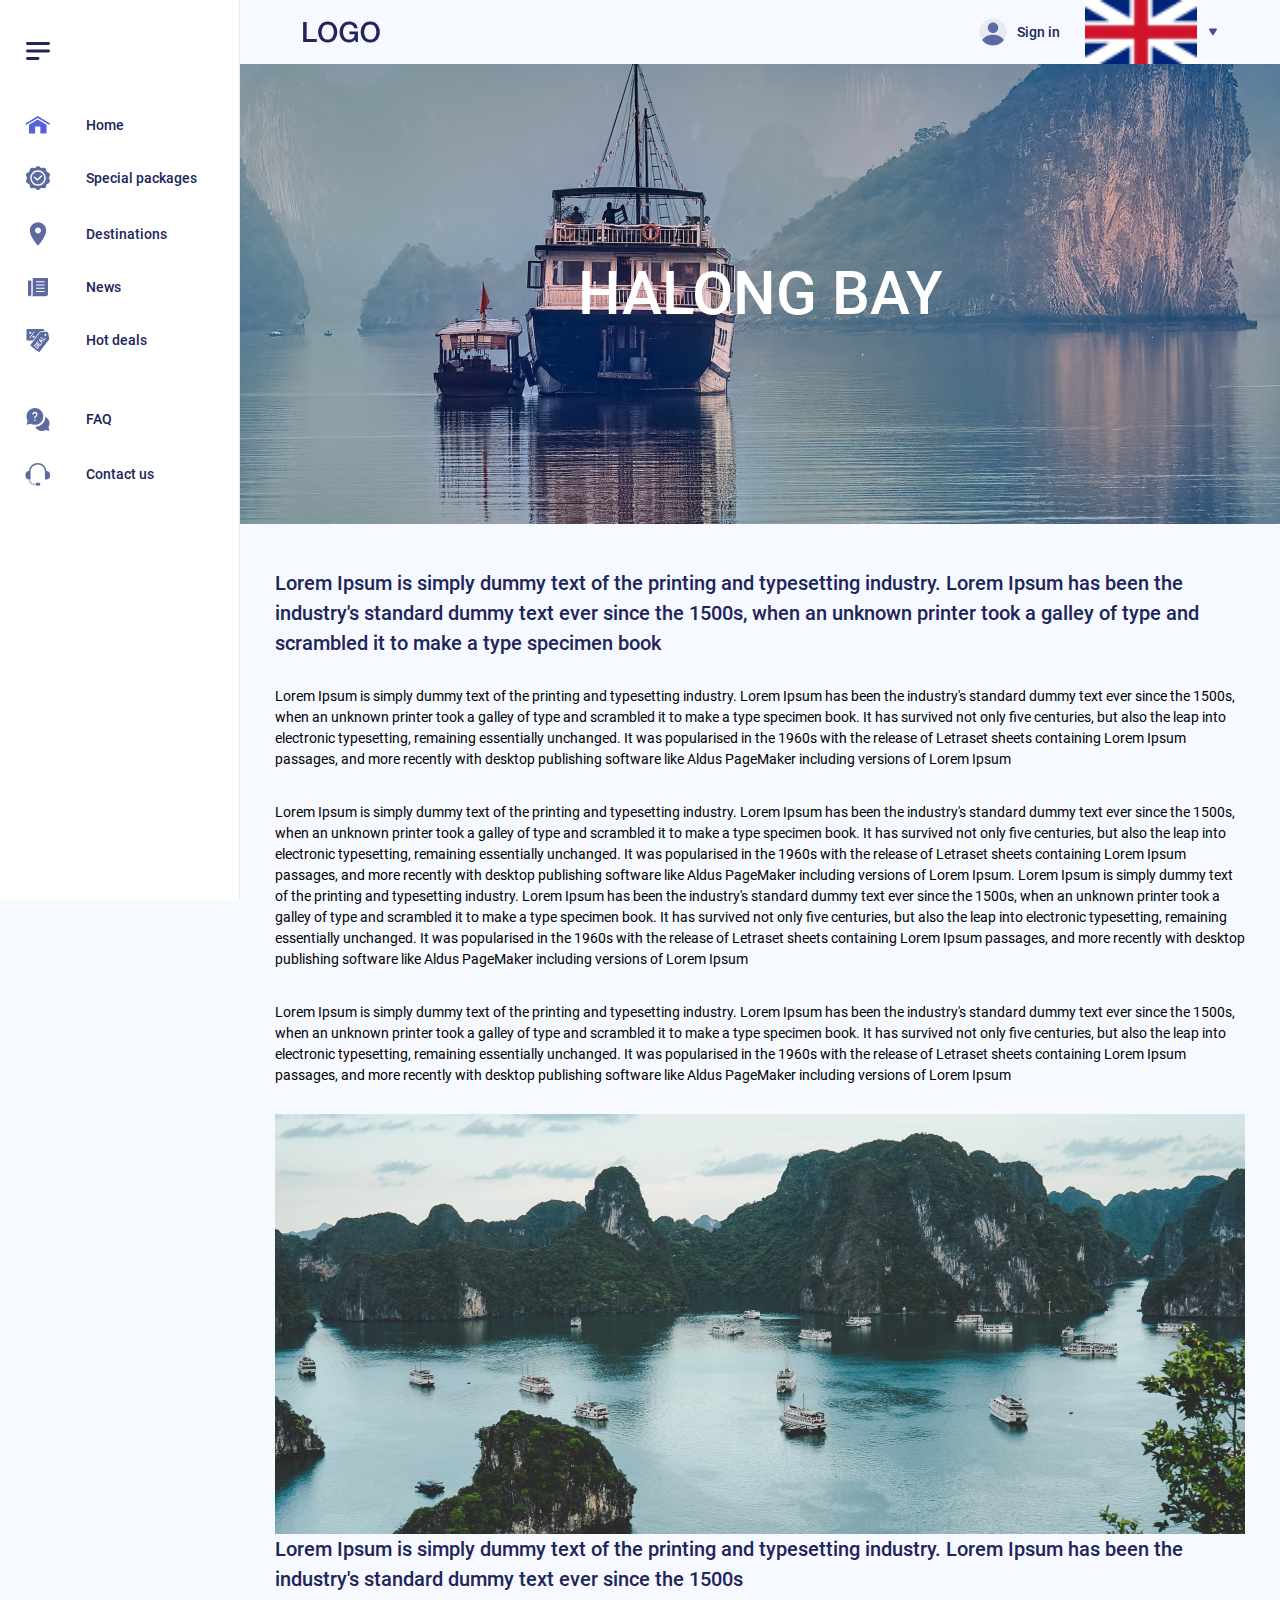
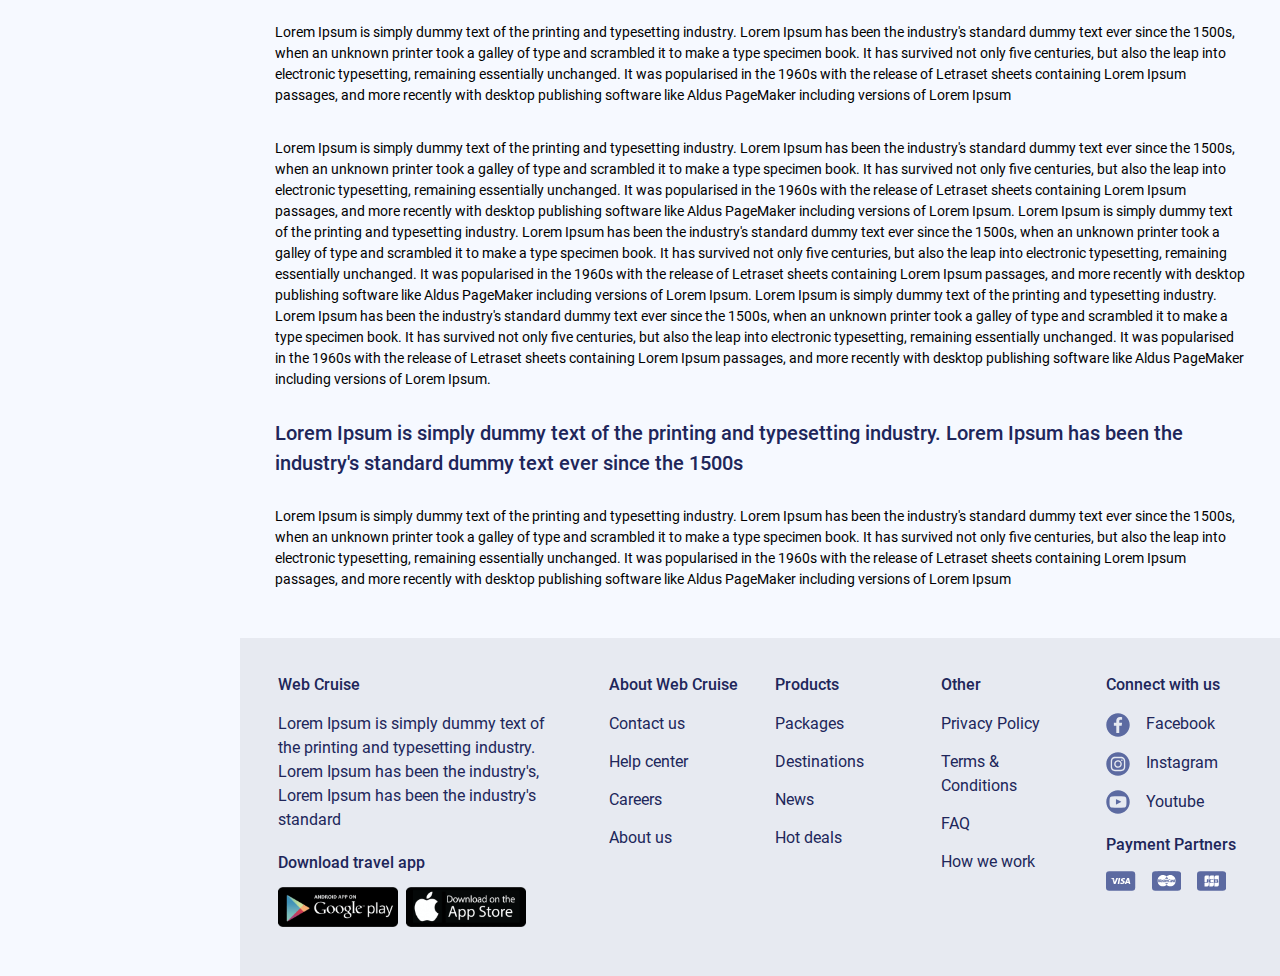
<file: destination-details.html>
<!DOCTYPE html>
<html lang="vi">
<head>
    <title>Destination detais</title>
    <meta charset="utf-8">
    <meta http-equiv="x-ua-compatible" content="ie=edge">
    <meta name="viewport" content="width=device-width, initial-scale=1, user-scalable=no">
    <meta name="format-detection" content="telephone=no">
    <meta http-equiv="X-UA-Compatible" content="IE=edge">
    <link rel="shortcut icon" type="image/x-icon" href="">
    <link rel="stylesheet" href="css/libs/bootstrap.min.css">
    <link rel="stylesheet" href="css/libs/t-datepicker.min.css">
    <link rel="stylesheet" href="css/libs/t-datepicker-purple.css">
    <link rel="stylesheet" href="css/styles.css">
    <link rel="stylesheet" href="css/main.css">
</head>
<body ontouchstart="">
<main class="wrapper">
    <section class="destinations__details">
        <div class="homeLeft">
            <div class="homeLeft__main">
                <div class="homeLeft__option">
                    <div class="homeLeft__tab">
                        <div class="tabHeader">
                            <button class="homeLeft__button">
                            <span><svg xmlns="http://www.w3.org/2000/svg" width="24" height="18" viewBox="0 0 24 18" fill="none">
                            <path d="M12 18H1.5C1.10218 18 0.720645 17.842 0.43934 17.5607C0.158036 17.2794 0 16.8978 0 16.5C0 16.1022 0.158036 15.7206 0.43934 15.4393C0.720645 15.158 1.10218 15 1.5 15H12C12.3978 15 12.7794 15.158 13.0607 15.4393C13.342 15.7206 13.5 16.1022 13.5 16.5C13.5 16.8978 13.342 17.2794 13.0607 17.5607C12.7794 17.842 12.3978 18 12 18Z" fill="#20265A"/>
                            <path d="M22.5 3H1.5C1.10218 3 0.720645 2.84196 0.43934 2.56066C0.158036 2.27936 0 1.89782 0 1.5C0 1.10218 0.158036 0.720644 0.43934 0.43934C0.720645 0.158035 1.10218 0 1.5 0H22.5C22.8978 0 23.2794 0.158035 23.5607 0.43934C23.842 0.720644 24 1.10218 24 1.5C24 1.89782 23.842 2.27936 23.5607 2.56066C23.2794 2.84196 22.8978 3 22.5 3V3Z" fill="#20265A"/>
                            <path d="M22.5 10.5H1.5C1.10218 10.5 0.720645 10.342 0.43934 10.0607C0.158036 9.77936 0 9.39782 0 9C0 8.60218 0.158036 8.22064 0.43934 7.93934C0.720645 7.65804 1.10218 7.5 1.5 7.5H22.5C22.8978 7.5 23.2794 7.65804 23.5607 7.93934C23.842 8.22064 24 8.60218 24 9C24 9.39782 23.842 9.77936 23.5607 10.0607C23.2794 10.342 22.8978 10.5 22.5 10.5V10.5Z" fill="#20265A"/>
                        </svg></span>
                            </button>
                            <p class="showMobile"><svg xmlns="http://www.w3.org/2000/svg" width="77" height="22" viewBox="0 0 77 22" fill="none">
                                <path d="M0.128 1.008H3.628V17.976H13.792V21H0.128V1.008ZM24.7181 3.388C23.6541 3.388 22.7301 3.60267 21.9461 4.032C21.1808 4.46133 20.5555 5.04 20.0701 5.768C19.5848 6.47733 19.2208 7.28933 18.9781 8.204C18.7541 9.11867 18.6421 10.052 18.6421 11.004C18.6421 11.956 18.7541 12.8893 18.9781 13.804C19.2208 14.7187 19.5848 15.54 20.0701 16.268C20.5555 16.9773 21.1808 17.5467 21.9461 17.976C22.7301 18.4053 23.6541 18.62 24.7181 18.62C25.7821 18.62 26.6968 18.4053 27.4621 17.976C28.2461 17.5467 28.8808 16.9773 29.3661 16.268C29.8515 15.54 30.2061 14.7187 30.4301 13.804C30.6728 12.8893 30.7941 11.956 30.7941 11.004C30.7941 10.052 30.6728 9.11867 30.4301 8.204C30.2061 7.28933 29.8515 6.47733 29.3661 5.768C28.8808 5.04 28.2461 4.46133 27.4621 4.032C26.6968 3.60267 25.7821 3.388 24.7181 3.388ZM24.7181 0.532C26.2115 0.532 27.5461 0.812 28.7221 1.372C29.9168 1.932 30.9248 2.688 31.7461 3.64C32.5675 4.592 33.1928 5.70267 33.6221 6.972C34.0701 8.24133 34.2941 9.58533 34.2941 11.004C34.2941 12.4413 34.0701 13.7947 33.6221 15.064C33.1928 16.3333 32.5675 17.444 31.7461 18.396C30.9248 19.348 29.9168 20.104 28.7221 20.664C27.5461 21.2053 26.2115 21.476 24.7181 21.476C23.2248 21.476 21.8808 21.2053 20.6861 20.664C19.5101 20.104 18.5115 19.348 17.6901 18.396C16.8688 17.444 16.2341 16.3333 15.7861 15.064C15.3568 13.7947 15.1421 12.4413 15.1421 11.004C15.1421 9.58533 15.3568 8.24133 15.7861 6.972C16.2341 5.70267 16.8688 4.592 17.6901 3.64C18.5115 2.688 19.5101 1.932 20.6861 1.372C21.8808 0.812 23.2248 0.532 24.7181 0.532ZM54.9236 21H52.6836L52.1516 18.648C51.2182 19.712 50.2849 20.4493 49.3516 20.86C48.4182 21.2707 47.3449 21.476 46.1316 21.476C44.6382 21.476 43.2942 21.2053 42.0996 20.664C40.9236 20.104 39.9249 19.348 39.1036 18.396C38.2822 17.444 37.6476 16.3333 37.1996 15.064C36.7702 13.7947 36.5556 12.4413 36.5556 11.004C36.5556 9.58533 36.7702 8.24133 37.1996 6.972C37.6476 5.70267 38.2822 4.592 39.1036 3.64C39.9249 2.688 40.9236 1.932 42.0996 1.372C43.2942 0.812 44.6382 0.532 46.1316 0.532C47.2142 0.532 48.2409 0.681333 49.2116 0.979999C50.2009 1.26 51.0782 1.68933 51.8436 2.268C52.6089 2.828 53.2436 3.53733 53.7476 4.396C54.2516 5.25467 54.5689 6.244 54.6996 7.364H51.2836C51.1902 6.71067 50.9849 6.14133 50.6676 5.656C50.3689 5.152 49.9862 4.732 49.5196 4.396C49.0529 4.06 48.5302 3.808 47.9516 3.64C47.3729 3.472 46.7662 3.388 46.1316 3.388C45.0676 3.388 44.1436 3.60267 43.3596 4.032C42.5942 4.46133 41.9689 5.04 41.4836 5.768C40.9982 6.47733 40.6342 7.28933 40.3916 8.204C40.1676 9.11867 40.0556 10.052 40.0556 11.004C40.0556 11.956 40.1676 12.8893 40.3916 13.804C40.6342 14.7187 40.9982 15.54 41.4836 16.268C41.9689 16.9773 42.5942 17.5467 43.3596 17.976C44.1436 18.4053 45.0676 18.62 46.1316 18.62C47.0276 18.6387 47.8209 18.5267 48.5116 18.284C49.2022 18.0227 49.7809 17.6587 50.2476 17.192C50.7329 16.7067 51.0969 16.1187 51.3396 15.428C51.5822 14.7373 51.7129 13.972 51.7316 13.132H46.4116V10.472H54.9236V21ZM67.2377 3.388C66.1737 3.388 65.2497 3.60267 64.4657 4.032C63.7003 4.46133 63.075 5.04 62.5897 5.768C62.1043 6.47733 61.7403 7.28933 61.4977 8.204C61.2737 9.11867 61.1617 10.052 61.1617 11.004C61.1617 11.956 61.2737 12.8893 61.4977 13.804C61.7403 14.7187 62.1043 15.54 62.5897 16.268C63.075 16.9773 63.7003 17.5467 64.4657 17.976C65.2497 18.4053 66.1737 18.62 67.2377 18.62C68.3017 18.62 69.2163 18.4053 69.9817 17.976C70.7657 17.5467 71.4003 16.9773 71.8857 16.268C72.371 15.54 72.7257 14.7187 72.9497 13.804C73.1923 12.8893 73.3137 11.956 73.3137 11.004C73.3137 10.052 73.1923 9.11867 72.9497 8.204C72.7257 7.28933 72.371 6.47733 71.8857 5.768C71.4003 5.04 70.7657 4.46133 69.9817 4.032C69.2163 3.60267 68.3017 3.388 67.2377 3.388ZM67.2377 0.532C68.731 0.532 70.0657 0.812 71.2417 1.372C72.4363 1.932 73.4443 2.688 74.2657 3.64C75.087 4.592 75.7123 5.70267 76.1417 6.972C76.5897 8.24133 76.8137 9.58533 76.8137 11.004C76.8137 12.4413 76.5897 13.7947 76.1417 15.064C75.7123 16.3333 75.087 17.444 74.2657 18.396C73.4443 19.348 72.4363 20.104 71.2417 20.664C70.0657 21.2053 68.731 21.476 67.2377 21.476C65.7443 21.476 64.4003 21.2053 63.2057 20.664C62.0297 20.104 61.031 19.348 60.2097 18.396C59.3883 17.444 58.7537 16.3333 58.3057 15.064C57.8763 13.7947 57.6617 12.4413 57.6617 11.004C57.6617 9.58533 57.8763 8.24133 58.3057 6.972C58.7537 5.70267 59.3883 4.592 60.2097 3.64C61.031 2.688 62.0297 1.932 63.2057 1.372C64.4003 0.812 65.7443 0.532 67.2377 0.532Z" fill="#20265A"></path>
                            </svg></p>
                        </div>
                        <div class="tabHeader__close showMobile">
                            <svg xmlns="http://www.w3.org/2000/svg" width="14" height="14" viewBox="0 0 14 14">
                                <path xmlns="http://www.w3.org/2000/svg" d="M13 1L1 13" fill="#20265A" stroke="#20265A" stroke-width="2" stroke-linecap="round" stroke-linejoin="round"/>
                                <path d="M1 1L13 13" stroke="#20265A" stroke-width="2" stroke-linecap="round" stroke-linejoin="round"/>
                            </svg>
                        </div>
                    </div>
                    <div class="homeLeft__group">
                        <div class="homeLeft__icon">
                            <svg xmlns="http://www.w3.org/2000/svg" width="25" height="18" viewBox="0 0 25 18" fill="none">
                                <path d="M23.1663 8.62007L12.2498 1.90181L1.33329 8.62007C0.921161 8.87294 0.382161 8.74519 0.130161 8.33307C-0.123589 7.92182 0.005036 7.38282 0.417161 7.12994L11.7922 0.129938C12.073 -0.0433125 12.4283 -0.0433125 12.7092 0.129938L24.0842 7.12994C24.4963 7.38369 24.624 7.92182 24.3712 8.33307C24.1157 8.74694 23.5749 8.87207 23.1663 8.62007Z" fill="#5562DA"/>
                                <path d="M21 8.82747V17.4996H14.875V10.9371C14.875 10.6956 14.679 10.4996 14.4375 10.4996H10.0625C9.821 10.4996 9.625 10.6956 9.625 10.9371V17.4996H3.5V8.82747L12.25 3.4436L21 8.82747Z" fill="#5562DA"/>
                            </svg>
                            <p class="medium blueDark">Home</p>
                        </div>
                        <div class="homeLeft__icon">
                            <svg width="24" height="24" viewBox="0 0 24 24" fill="none" xmlns="http://www.w3.org/2000/svg">
                                <path d="M22.9928 7.07058L20.5426 5.60462L19.9905 3.31946C19.7454 2.30597 18.8067 1.63032 17.7775 1.71132L14.9739 1.9283L13.3678 0.506303C12.5768 -0.16865 11.426 -0.16865 10.6322 0.5056L9.02617 1.92826L6.22258 1.71127C5.20497 1.63988 4.25397 2.30658 4.03492 3.2363C3.98959 3.37721 3.17083 5.92229 3.22398 5.75696L1.00764 7.06983C0.119825 7.61504 -0.235862 8.70952 0.161685 9.67224L1.11817 11.9904L0.162388 14.3078C-0.235862 15.2712 0.120481 16.365 1.00764 16.9095L3.45536 18.3652L4.00947 20.6607C4.25322 21.6735 5.18776 22.3457 6.22253 22.2688L8.99589 22.0546L10.6322 23.4933C11.0284 23.8311 11.5139 24 12 24C12.4855 24 12.9716 23.8311 13.3678 23.4932L15.0041 22.0546L17.7775 22.2688C18.8253 22.3518 19.7468 21.6741 19.9905 20.6606L20.5426 18.3755L22.9928 16.9095C23.8792 16.365 24.2349 15.2712 23.838 14.3078L22.8815 11.9904L23.8387 9.67158C24.2356 8.70962 23.8799 7.61508 22.9928 7.07058ZM12 19.7344C7.73528 19.7344 4.26564 16.2647 4.26564 12C4.26564 7.73527 7.73528 4.26563 12 4.26563C16.2647 4.26563 19.7344 7.73527 19.7344 12C19.7344 16.2647 16.2647 19.7344 12 19.7344Z" fill="#5C6AA1"/>
                                <path d="M12 5.67188C8.51048 5.67188 5.67188 8.51048 5.67188 12C5.67188 15.4895 8.51048 18.3281 12 18.3281C15.4895 18.3281 18.3281 15.4895 18.3281 12C18.3281 8.51048 15.4895 5.67188 12 5.67188ZM16.0127 10.3877L11.794 14.6065C11.6566 14.7438 11.4767 14.8125 11.2969 14.8125C11.117 14.8125 10.9371 14.7438 10.7998 14.6065L7.98727 11.794C7.71263 11.5193 7.71263 11.0744 7.98727 10.7997C8.26191 10.5251 8.70689 10.5251 8.98153 10.7997L11.2969 13.1151L15.0185 9.39347C15.2932 9.11883 15.7381 9.11883 16.0128 9.39347C16.2874 9.66811 16.2874 10.1131 16.0127 10.3877Z" fill="#5C6AA1"/>
                            </svg>
                            <p class="medium blueDark">Special packages</p>
                        </div>
                        <div class="homeLeft__icon">
                            <svg xmlns="http://www.w3.org/2000/svg" width="18" height="24" viewBox="0 0 18 24" fill="none">
                                <path d="M8.99967 0.333252C4.48467 0.333252 0.833008 3.98492 0.833008 8.49992C0.833008 14.6249 8.99967 23.6666 8.99967 23.6666C8.99967 23.6666 17.1663 14.6249 17.1663 8.49992C17.1663 3.98492 13.5147 0.333252 8.99967 0.333252ZM8.99967 11.4166C7.38967 11.4166 6.08301 10.1099 6.08301 8.49992C6.08301 6.88992 7.38967 5.58325 8.99967 5.58325C10.6097 5.58325 11.9163 6.88992 11.9163 8.49992C11.9163 10.1099 10.6097 11.4166 8.99967 11.4166Z" fill="#5C6AA1"/>
                            </svg>
                            <p class="medium blueDark">Destinations</p>
                        </div>
                        <div class="homeLeft__icon">
                            <svg xmlns="http://www.w3.org/2000/svg" width="20" height="19" viewBox="0 0 20 19" fill="none">
                                <path d="M19.4548 0H5.27172C4.97047 0 4.72615 0.241501 4.72615 0.53928V16.7157C4.72415 17.3008 4.52778 17.8693 4.16699 18.3333H17.2729C18.7785 18.3318 19.9987 17.1256 20.0003 15.6371V0.53928C20.0003 0.241501 19.756 0 19.4548 0V0ZM16.1817 14.0195H8.54474C8.24349 14.0195 7.99917 13.7782 7.99917 13.4804C7.99917 13.1826 8.24349 12.9411 8.54474 12.9411H16.1817C16.483 12.9411 16.7273 13.1826 16.7273 13.4804C16.7273 13.7782 16.483 14.0195 16.1817 14.0195ZM16.1817 10.7842H8.54474C8.24349 10.7842 7.99917 10.5429 7.99917 10.2451C7.99917 9.94735 8.24349 9.70585 8.54474 9.70585H16.1817C16.483 9.70585 16.7273 9.94735 16.7273 10.2451C16.7273 10.5429 16.483 10.7842 16.1817 10.7842ZM16.1817 7.54893H8.54474C8.24349 7.54893 7.99917 7.30762 7.99917 7.00984C7.99917 6.71207 8.24349 6.47056 8.54474 6.47056H16.1817C16.483 6.47056 16.7273 6.71207 16.7273 7.00984C16.7273 7.30762 16.483 7.54893 16.1817 7.54893ZM16.1817 4.31364H8.54474C8.24349 4.31364 7.99917 4.07234 7.99917 3.77456C7.99917 3.47678 8.24349 3.23528 8.54474 3.23528H16.1817C16.483 3.23528 16.7273 3.47678 16.7273 3.77456C16.7273 4.07234 16.483 4.31364 16.1817 4.31364Z" fill="#5C6AA1"/>
                                <path d="M2.77771 2.5H0.555623C0.24882 2.5 0 2.73619 0 3.02765V16.75C0 17.6244 0.746257 18.3333 1.66667 18.3333C2.58708 18.3333 3.33333 17.6244 3.33333 16.75V3.02765C3.33333 2.73619 3.08451 2.5 2.77771 2.5Z" fill="#5C6AA1"/>
                            </svg>
                            <p class="medium blueDark">News</p>
                        </div>
                        <div class="homeLeft__icon">
                            <svg xmlns="http://www.w3.org/2000/svg" width="23" height="23" viewBox="0 0 23 23" fill="none">
                                <path fill-rule="evenodd" clip-rule="evenodd" d="M6.37169 11.5158H1.06796C0.479734 11.5158 0 11.0361 0 10.4478V1.06796C0 0.479733 0.479781 0 1.06796 0H16.1518C16.4657 0 16.7359 0.120339 16.9458 0.353757L18.5028 2.08466L14.1079 2.42886C13.5788 2.47028 13.1201 2.71927 12.7971 3.14029L6.37169 11.5158ZM3.78159 2.78443C3.23493 2.78443 2.79184 3.22752 2.79184 3.77418C2.79184 4.32085 3.23493 4.76394 3.78159 4.76394C4.32826 4.76394 4.77135 4.32085 4.77135 3.77418C4.77135 3.22752 4.32826 2.78443 3.78159 2.78443ZM7.21492 2.65549L3.04613 8.4582C2.92331 8.62889 2.96205 8.8668 3.13274 8.98967C3.30344 9.11249 3.54134 9.07375 3.66421 8.90311L7.833 3.1004C7.95583 2.92971 7.91708 2.69175 7.74639 2.56893C7.5757 2.44606 7.33774 2.4848 7.21492 2.65549ZM7.09396 6.75181C6.5473 6.75181 6.10421 7.1949 6.10421 7.74156C6.10421 8.28822 6.5473 8.73132 7.09396 8.73132C7.64062 8.73132 8.08372 8.28822 8.08372 7.74156C8.08376 7.19495 7.64062 6.75181 7.09396 6.75181Z" fill="#5C6AA1"/>
                                <path fill-rule="evenodd" clip-rule="evenodd" d="M22.5399 10.615C22.7309 10.366 22.7999 10.0783 22.7425 9.76971L21.8154 4.78362C21.6963 4.14376 21.4944 3.58744 20.978 3.19126C20.4616 2.79509 19.872 2.74406 19.2231 2.79489L14.1671 3.19088C13.8541 3.21539 13.5942 3.35651 13.4031 3.60555L4.22183 15.5733C3.86382 16.04 3.95239 16.7127 4.41909 17.0707L11.8613 22.7801C12.328 23.1381 13.0006 23.0495 13.3586 22.5828L22.5399 10.615ZM18.1023 5.30884C17.7685 5.74385 17.8507 6.36705 18.2857 6.70079C18.7207 7.03453 19.3439 6.95241 19.6776 6.51739C20.0114 6.08237 19.9293 5.45918 19.4942 5.12544C19.0592 4.7917 18.436 4.87382 18.1023 5.30884ZM18.5185 9.1575L17.5087 10.4743L14.5109 8.17524C14.3436 8.04745 14.1043 8.07951 13.9764 8.2469C13.8487 8.41425 13.8808 8.65354 14.0481 8.78138L17.3477 11.312C17.5151 11.4397 17.7544 11.4076 17.8822 11.2403L19.1246 9.62032C19.2524 9.45297 19.2204 9.21368 19.053 9.08584C18.8856 8.95805 18.6463 8.99015 18.5185 9.1575ZM15.5371 13.9288L14.9416 13.0697L15.7347 12.0357L16.7187 12.3881C16.9174 12.459 17.136 12.3554 17.2069 12.1567C17.2779 11.9579 17.1743 11.7394 16.9755 11.6685L12.8641 10.1964L12.8638 10.1973C12.7523 10.1577 12.624 10.1703 12.5192 10.2426C12.3461 10.3621 12.3026 10.5995 12.4222 10.7726L14.9101 14.3617C15.0296 14.5348 15.2669 14.5783 15.4401 14.4587C15.6132 14.3393 15.6567 14.1019 15.5371 13.9288ZM13.7265 11.3167L14.4855 12.4116L14.9808 11.7658L13.7265 11.3167ZM14.1857 14.807C14.3135 14.6396 14.5528 14.6075 14.7202 14.7353C14.8876 14.8631 14.9197 15.1024 14.7919 15.2698L13.5495 16.8897C13.4217 17.0571 13.1824 17.0892 13.015 16.9614L9.71536 14.4308C9.54801 14.303 9.51591 14.0638 9.6437 13.8964L10.8861 12.2764C11.0139 12.109 11.2532 12.0769 11.4206 12.2047C11.588 12.3325 11.6201 12.5718 11.4923 12.7392L10.4814 14.0573L11.5261 14.8585L12.1735 14.0143C12.3013 13.8469 12.5406 13.8148 12.708 13.9426C12.8753 14.0704 12.9074 14.3097 12.7796 14.4771L12.1312 15.3226L13.1759 16.1238L14.1857 14.807ZM7.57796 16.5899L8.1992 15.7799C8.43419 15.4735 8.77304 15.291 9.12967 15.244C9.48557 15.1971 9.8593 15.2851 10.1649 15.5194L11.8445 16.8076C12.1509 17.0426 12.3334 17.3815 12.3804 17.7381C12.4273 18.094 12.3393 18.4677 12.1049 18.7733L11.4837 19.5833C11.3559 19.7506 11.1166 19.7827 10.9492 19.6549L7.64962 17.1244C7.48222 16.9966 7.45017 16.7573 7.57796 16.5899ZM8.80529 16.2427C8.91192 16.1036 9.06594 16.0208 9.22817 15.9995C9.39103 15.978 9.56215 16.0183 9.70203 16.1256L11.3817 17.4138C11.5207 17.5204 11.6036 17.6744 11.6249 17.8366C11.6464 17.9995 11.6061 18.1706 11.4988 18.3105L11.1101 18.8173L8.41565 16.7508L8.80529 16.2427Z" fill="#5C6AA1"/>
                            </svg>
                            <p class="medium blueDark">Hot deals</p>
                        </div>
                    </div>
                    <div class="homeLeft__group">
                        <div class="homeLeft__icon">
                            <svg xmlns="http://www.w3.org/2000/svg" width="23" height="23" viewBox="0 0 23 23" fill="none">
                                <path d="M23.0005 15.5238C23.0005 12.6537 21.354 10.0922 18.888 8.84619C18.8114 14.3493 14.3498 18.8109 8.84668 18.8875C10.0927 21.3535 12.6542 23 15.5243 23C16.87 23 18.1786 22.6416 19.3284 21.9607L22.9679 22.9674L21.9612 19.3279C22.6421 18.1781 23.0005 16.8695 23.0005 15.5238Z" fill="#5C6AA1"/>
                                <path d="M16.8077 8.40385C16.8077 3.76988 13.0378 0 8.40385 0C3.76988 0 0 3.76988 0 8.40385C0 9.91408 0.40199 11.3845 1.16534 12.6755L0.0308965 16.7766L4.13224 15.6424C5.42317 16.4057 6.89361 16.8077 8.40385 16.8077C13.0378 16.8077 16.8077 13.0378 16.8077 8.40385ZM7.11425 6.44796H5.82466C5.82466 5.02572 6.9816 3.86878 8.40385 3.86878C9.82609 3.86878 10.983 5.02572 10.983 6.44796C10.983 7.16983 10.6774 7.86366 10.1443 8.35129L9.04864 9.35408V10.3597H7.75905V8.78619L9.27365 7.39988C9.54433 7.1522 9.69344 6.81419 9.69344 6.44796C9.69344 5.73684 9.11497 5.15837 8.40385 5.15837C7.69272 5.15837 7.11425 5.73684 7.11425 6.44796ZM7.75905 11.6493H9.04864V12.9389H7.75905V11.6493Z" fill="#5C6AA1"/>
                            </svg>
                            <p class="medium blueDark">FAQ</p>
                        </div>
                        <div class="homeLeft__icon">
                            <svg xmlns="http://www.w3.org/2000/svg" width="25" height="23" viewBox="0 0 25 23" fill="none">
                                <path fill-rule="evenodd" clip-rule="evenodd" d="M14.875 21.2829C14.875 20.4727 14.1959 19.8159 13.3582 19.8159H11.5009C11.0987 19.8159 10.7129 19.9705 10.4284 20.2456C10.144 20.5207 9.98415 20.8939 9.98415 21.2829C9.98415 22.0932 10.6632 22.75 11.5009 22.75H13.3582C14.1959 22.75 14.875 22.0932 14.875 21.2829ZM3.5 17.5C3.75335 17.5187 4.05985 17.5295 4.36773 17.512C4.53175 18.3166 4.93923 19.0628 5.54746 19.6511C6.35493 20.4321 7.45007 20.8709 8.59198 20.8709H9.17072C9.1452 21.0059 9.13209 21.1438 9.13209 21.2829C9.13209 21.4236 9.1452 21.5614 9.17034 21.695H8.59198C7.22408 21.695 5.91219 21.1694 4.94496 20.2339C4.17332 19.4875 3.67141 18.529 3.5 17.5Z" fill="#5C6AA1"/>
                                <path fill-rule="evenodd" clip-rule="evenodd" d="M2.7852 16.5388C2.10518 16.4251 1.47239 16.1047 0.978421 15.6151C0.351948 14.9942 0 14.152 0 13.2739V11.2563C0 10.3781 0.351948 9.536 0.978421 8.91509C1.60489 8.29418 2.45459 7.94531 3.34057 7.94531H3.56293C3.91837 3.49879 7.67195 0 12.25 0C16.8281 0 20.5816 3.49879 20.9371 7.94531H21.1594C22.0454 7.94531 22.8951 8.29418 23.5216 8.91509C24.1481 9.536 24.5 10.3781 24.5 11.2563V13.2739C24.5 14.152 24.1481 14.9942 23.5216 15.6151C22.8951 16.236 22.0454 16.5849 21.1594 16.5849H20.1736C19.7648 16.5849 19.4334 16.2563 19.4334 15.8512V8.63722C19.4334 4.70518 16.2173 1.51765 12.25 1.51765C8.28272 1.51765 5.06662 4.70518 5.06662 8.63722V15.8512C5.06662 16.1372 4.90139 16.3851 4.66031 16.5061C3.99671 16.7343 2.96756 16.5693 2.7852 16.5388Z" fill="#5C6AA1"/>
                            </svg>
                            <p class="medium blueDark">Contact us</p>
                        </div>
                    </div>
                </div>
                <div class="homeLeft__language showMobile">
                    <div class="header__lang">
                        <div class="dropdown">
                            <p class="colorBluedark900 selectLang">Select languages</p>
                            <button type="button" data-toggle="dropdown" class="header__btn" aria-expanded="false">
                                <div class="langButton__title">
                                    <img src="images/eng.jpg">
                                    <p class="text16 colorBluedark900 medium">English</p>
                                </div>

                                <svg width="8" height="14" viewBox="0 0 8 14" fill="none" xmlns="http://www.w3.org/2000/svg">
                                    <path fill-rule="evenodd" clip-rule="evenodd" d="M0.292893 13.7071C-0.0976315 13.3166 -0.0976316 12.6834 0.292893 12.2929L5.58579 7L0.292892 1.70711C-0.0976326 1.31658 -0.0976326 0.683418 0.292892 0.292894C0.683416 -0.0976308 1.31658 -0.0976309 1.70711 0.292894L7.70711 6.29289C8.09763 6.68342 8.09763 7.31658 7.70711 7.70711L1.70711 13.7071C1.31658 14.0976 0.683417 14.0976 0.292893 13.7071Z" fill="#5C6AA1"/>
                                </svg>
                            </button>
                            <div class="dropdown-menu" style="">
                                <div class="listLang"><a href="#" class="dropdown-item"><img src="images/lang-uk.png"><span>English</span></a><a href="#" class="dropdown-item"><img src="images/lang-thailand.png"><span>ภาษาไทย</span></a><a href="#" class="dropdown-item"><img src="images/lang-france.png"><span>Français</span></a><a href="#" class="dropdown-item"><img src="images/lang-china.png"><span>China</span></a></div>
                            </div>
                        </div>
                    </div>
                </div>
            </div>
        </div>
        <div class="homeRight">
            <div class="destinations__body">
                <div class="homeRight__header">
                    <div class="logo flexIcon">
                        <svg class="showMobile mr15" xmlns="http://www.w3.org/2000/svg" width="24" height="18" viewBox="0 0 24 18" fill="none">
                            <path d="M12 18H1.5C1.10218 18 0.720645 17.842 0.43934 17.5607C0.158036 17.2794 0 16.8978 0 16.5C0 16.1022 0.158036 15.7206 0.43934 15.4393C0.720645 15.158 1.10218 15 1.5 15H12C12.3978 15 12.7794 15.158 13.0607 15.4393C13.342 15.7206 13.5 16.1022 13.5 16.5C13.5 16.8978 13.342 17.2794 13.0607 17.5607C12.7794 17.842 12.3978 18 12 18Z" fill="#20265A"></path>
                            <path d="M22.5 3H1.5C1.10218 3 0.720645 2.84196 0.43934 2.56066C0.158036 2.27936 0 1.89782 0 1.5C0 1.10218 0.158036 0.720644 0.43934 0.43934C0.720645 0.158035 1.10218 0 1.5 0H22.5C22.8978 0 23.2794 0.158035 23.5607 0.43934C23.842 0.720644 24 1.10218 24 1.5C24 1.89782 23.842 2.27936 23.5607 2.56066C23.2794 2.84196 22.8978 3 22.5 3V3Z" fill="#20265A"></path>
                            <path d="M22.5 10.5H1.5C1.10218 10.5 0.720645 10.342 0.43934 10.0607C0.158036 9.77936 0 9.39782 0 9C0 8.60218 0.158036 8.22064 0.43934 7.93934C0.720645 7.65804 1.10218 7.5 1.5 7.5H22.5C22.8978 7.5 23.2794 7.65804 23.5607 7.93934C23.842 8.22064 24 8.60218 24 9C24 9.39782 23.842 9.77936 23.5607 10.0607C23.2794 10.342 22.8978 10.5 22.5 10.5V10.5Z" fill="#20265A"></path>
                        </svg>
                        <a href="index.html">
                            <svg xmlns="http://www.w3.org/2000/svg" width="77" height="22" viewBox="0 0 77 22" fill="none">
                                <path d="M0.128 1.008H3.628V17.976H13.792V21H0.128V1.008ZM24.7181 3.388C23.6541 3.388 22.7301 3.60267 21.9461 4.032C21.1808 4.46133 20.5555 5.04 20.0701 5.768C19.5848 6.47733 19.2208 7.28933 18.9781 8.204C18.7541 9.11867 18.6421 10.052 18.6421 11.004C18.6421 11.956 18.7541 12.8893 18.9781 13.804C19.2208 14.7187 19.5848 15.54 20.0701 16.268C20.5555 16.9773 21.1808 17.5467 21.9461 17.976C22.7301 18.4053 23.6541 18.62 24.7181 18.62C25.7821 18.62 26.6968 18.4053 27.4621 17.976C28.2461 17.5467 28.8808 16.9773 29.3661 16.268C29.8515 15.54 30.2061 14.7187 30.4301 13.804C30.6728 12.8893 30.7941 11.956 30.7941 11.004C30.7941 10.052 30.6728 9.11867 30.4301 8.204C30.2061 7.28933 29.8515 6.47733 29.3661 5.768C28.8808 5.04 28.2461 4.46133 27.4621 4.032C26.6968 3.60267 25.7821 3.388 24.7181 3.388ZM24.7181 0.532C26.2115 0.532 27.5461 0.812 28.7221 1.372C29.9168 1.932 30.9248 2.688 31.7461 3.64C32.5675 4.592 33.1928 5.70267 33.6221 6.972C34.0701 8.24133 34.2941 9.58533 34.2941 11.004C34.2941 12.4413 34.0701 13.7947 33.6221 15.064C33.1928 16.3333 32.5675 17.444 31.7461 18.396C30.9248 19.348 29.9168 20.104 28.7221 20.664C27.5461 21.2053 26.2115 21.476 24.7181 21.476C23.2248 21.476 21.8808 21.2053 20.6861 20.664C19.5101 20.104 18.5115 19.348 17.6901 18.396C16.8688 17.444 16.2341 16.3333 15.7861 15.064C15.3568 13.7947 15.1421 12.4413 15.1421 11.004C15.1421 9.58533 15.3568 8.24133 15.7861 6.972C16.2341 5.70267 16.8688 4.592 17.6901 3.64C18.5115 2.688 19.5101 1.932 20.6861 1.372C21.8808 0.812 23.2248 0.532 24.7181 0.532ZM54.9236 21H52.6836L52.1516 18.648C51.2182 19.712 50.2849 20.4493 49.3516 20.86C48.4182 21.2707 47.3449 21.476 46.1316 21.476C44.6382 21.476 43.2942 21.2053 42.0996 20.664C40.9236 20.104 39.9249 19.348 39.1036 18.396C38.2822 17.444 37.6476 16.3333 37.1996 15.064C36.7702 13.7947 36.5556 12.4413 36.5556 11.004C36.5556 9.58533 36.7702 8.24133 37.1996 6.972C37.6476 5.70267 38.2822 4.592 39.1036 3.64C39.9249 2.688 40.9236 1.932 42.0996 1.372C43.2942 0.812 44.6382 0.532 46.1316 0.532C47.2142 0.532 48.2409 0.681333 49.2116 0.979999C50.2009 1.26 51.0782 1.68933 51.8436 2.268C52.6089 2.828 53.2436 3.53733 53.7476 4.396C54.2516 5.25467 54.5689 6.244 54.6996 7.364H51.2836C51.1902 6.71067 50.9849 6.14133 50.6676 5.656C50.3689 5.152 49.9862 4.732 49.5196 4.396C49.0529 4.06 48.5302 3.808 47.9516 3.64C47.3729 3.472 46.7662 3.388 46.1316 3.388C45.0676 3.388 44.1436 3.60267 43.3596 4.032C42.5942 4.46133 41.9689 5.04 41.4836 5.768C40.9982 6.47733 40.6342 7.28933 40.3916 8.204C40.1676 9.11867 40.0556 10.052 40.0556 11.004C40.0556 11.956 40.1676 12.8893 40.3916 13.804C40.6342 14.7187 40.9982 15.54 41.4836 16.268C41.9689 16.9773 42.5942 17.5467 43.3596 17.976C44.1436 18.4053 45.0676 18.62 46.1316 18.62C47.0276 18.6387 47.8209 18.5267 48.5116 18.284C49.2022 18.0227 49.7809 17.6587 50.2476 17.192C50.7329 16.7067 51.0969 16.1187 51.3396 15.428C51.5822 14.7373 51.7129 13.972 51.7316 13.132H46.4116V10.472H54.9236V21ZM67.2377 3.388C66.1737 3.388 65.2497 3.60267 64.4657 4.032C63.7003 4.46133 63.075 5.04 62.5897 5.768C62.1043 6.47733 61.7403 7.28933 61.4977 8.204C61.2737 9.11867 61.1617 10.052 61.1617 11.004C61.1617 11.956 61.2737 12.8893 61.4977 13.804C61.7403 14.7187 62.1043 15.54 62.5897 16.268C63.075 16.9773 63.7003 17.5467 64.4657 17.976C65.2497 18.4053 66.1737 18.62 67.2377 18.62C68.3017 18.62 69.2163 18.4053 69.9817 17.976C70.7657 17.5467 71.4003 16.9773 71.8857 16.268C72.371 15.54 72.7257 14.7187 72.9497 13.804C73.1923 12.8893 73.3137 11.956 73.3137 11.004C73.3137 10.052 73.1923 9.11867 72.9497 8.204C72.7257 7.28933 72.371 6.47733 71.8857 5.768C71.4003 5.04 70.7657 4.46133 69.9817 4.032C69.2163 3.60267 68.3017 3.388 67.2377 3.388ZM67.2377 0.532C68.731 0.532 70.0657 0.812 71.2417 1.372C72.4363 1.932 73.4443 2.688 74.2657 3.64C75.087 4.592 75.7123 5.70267 76.1417 6.972C76.5897 8.24133 76.8137 9.58533 76.8137 11.004C76.8137 12.4413 76.5897 13.7947 76.1417 15.064C75.7123 16.3333 75.087 17.444 74.2657 18.396C73.4443 19.348 72.4363 20.104 71.2417 20.664C70.0657 21.2053 68.731 21.476 67.2377 21.476C65.7443 21.476 64.4003 21.2053 63.2057 20.664C62.0297 20.104 61.031 19.348 60.2097 18.396C59.3883 17.444 58.7537 16.3333 58.3057 15.064C57.8763 13.7947 57.6617 12.4413 57.6617 11.004C57.6617 9.58533 57.8763 8.24133 58.3057 6.972C58.7537 5.70267 59.3883 4.592 60.2097 3.64C61.031 2.688 62.0297 1.932 63.2057 1.372C64.4003 0.812 65.7443 0.532 67.2377 0.532Z" fill="#20265A"/>
                            </svg>
                        </a>
                    </div>
                    <div class="headerReaction showMobile">
                        <div class="iconReaction">
                            <svg width="20" height="19" viewBox="0 0 20 19" fill="none" xmlns="http://www.w3.org/2000/svg">
                                <path d="M9.44376 2.90005L9.99994 3.51506L10.5562 2.90013C12.4289 0.829975 15.6354 0.773233 17.5809 2.71882C18.4971 3.63494 19 4.84893 19 6.14474C19 7.4406 18.497 8.65447 17.5811 9.56972L17.5809 9.56993L10 17.1516L2.4191 9.57066L2.41891 9.57047C1.50309 8.6553 1.00002 7.44071 1.00002 6.14474L1.00002 6.14265C0.998243 5.5068 1.12262 4.87691 1.36596 4.28946C1.60929 3.70201 1.96674 3.16866 2.41761 2.7203L2.41762 2.72031L2.4191 2.71882C4.36418 0.773744 7.57055 0.828748 9.44376 2.90005Z" fill="#FD6431" stroke="#FD6431" stroke-width="1.5"/>
                            </svg>
                            <p>2</p>
                        </div>


                    </div>
                    <div class="header__group showDesktop">
                        <div class="header__sign">
                            <svg xmlns="http://www.w3.org/2000/svg" width="28" height="28" viewBox="0 0 28 28" fill="none">
                                <path d="M14 27.5625C21.4904 27.5625 27.5625 21.4904 27.5625 14C27.5625 6.50964 21.4904 0.4375 14 0.4375C6.50964 0.4375 0.4375 6.50964 0.4375 14C0.4375 21.4904 6.50964 27.5625 14 27.5625Z" fill="#E7EAF1"/>
                                <path d="M24.8836 22.0827C23.6187 20.3893 21.9762 19.0142 20.0867 18.0668C18.1973 17.1193 16.1129 16.6257 13.9992 16.625C11.8854 16.6243 9.80073 17.1167 7.91066 18.0629C6.02059 19.0092 4.37728 20.3832 3.11133 22.0759C4.37084 23.7771 6.01147 25.1596 7.90165 26.1124C9.79183 27.0652 11.879 27.5619 13.9957 27.5625C16.1125 27.5632 18.1999 27.0678 20.0907 26.1162C21.9815 25.1646 23.623 23.7832 24.8836 22.0827Z" fill="#5C6AA1"/>
                                <path d="M14 14.875C16.8995 14.875 19.25 12.5245 19.25 9.625C19.25 6.72551 16.8995 4.375 14 4.375C11.1005 4.375 8.75 6.72551 8.75 9.625C8.75 12.5245 11.1005 14.875 14 14.875Z" fill="#5C6AA1"/>
                            </svg>
                            <p class="medium blueDark">Sign in</p>
                        </div>
                        <div class="header__lang">
                            <div class="dropdown">
                                <button type="button" data-toggle="dropdown" class="header__btn">
                                    <img src="images/eng.jpg">
                                    <svg xmlns="http://www.w3.org/2000/svg" width="10" height="8" viewBox="0 0 10 8" fill="none">
                                        <path d="M9.24559 0.405812C9.1762 0.282691 9.07533 0.180229 8.95331 0.108921C8.83128 0.0376131 8.6925 2.25533e-05 8.55117 0H0.796887C0.655634 6.85536e-05 0.516935 0.0376631 0.394983 0.108937C0.273031 0.18021 0.172203 0.282604 0.102818 0.405641C0.0334323 0.528677 -0.00201984 0.667939 8.88697e-05 0.809176C0.00219758 0.950413 0.0417915 1.08855 0.114819 1.20946L3.99196 7.61556C4.06298 7.73289 4.16307 7.82992 4.28255 7.89727C4.40204 7.96462 4.53687 8 4.67403 8C4.81118 8 4.94602 7.96462 5.0655 7.89727C5.18499 7.82992 5.28508 7.73289 5.3561 7.61556L9.23324 1.20946C9.30629 1.08861 9.34592 0.950513 9.34809 0.809309C9.35027 0.668106 9.31489 0.52886 9.24559 0.405812Z" fill="#415092"/>
                                    </svg>
                                </button>
                                <div class="dropdown-menu">
                                    <div class="listLang"><a href="#" class="dropdown-item"><img src="images/lang-uk.png"><span>English</span></a><a href="#" class="dropdown-item"><img src="images/lang-thailand.png"><span>ภาษาไทย</span></a><a href="#" class="dropdown-item"><img src="images/lang-france.png"><span>Français</span></a><a href="#" class="dropdown-item"><img src="images/lang-china.png"><span>China</span></a></div>
                                </div>
                            </div>
                        </div>
                    </div>
                </div>
                <div style="background-image: url(images/des_detail2.jpg);" class="desDetail__banner">
                    <div class="destination__cont container-auto">
                        <p class="medium">HALONG BAY</p>
                    </div>
                </div>
                <div class="destinationDetail">
                    <div class="container-auto">
                        <div class="desDetail__cont">
                            <div class="titleDetail"><span>Lorem Ipsum is simply dummy text of the printing and typesetting industry. Lorem Ipsum has been the industry's standard dummy text ever since the 1500s, when an unknown printer took a galley of type and scrambled it to make a type specimen book</span></div>
                            <p>Lorem Ipsum is simply dummy text of the printing and typesetting industry. Lorem Ipsum has been the industry's standard dummy text ever since the 1500s, when an unknown printer took a galley of type and scrambled it to make a type specimen book. It has survived not only five centuries, but also the leap into electronic typesetting, remaining essentially unchanged. It was popularised in the 1960s with the release of Letraset sheets containing Lorem Ipsum passages, and more recently with desktop publishing software like Aldus PageMaker including versions of Lorem Ipsum</p>
                            <p>Lorem Ipsum is simply dummy text of the printing and typesetting industry. Lorem Ipsum has been the industry's standard dummy text ever since the 1500s, when an unknown printer took a galley of type and scrambled it to make a type specimen book. It has survived not only five centuries, but also the leap into electronic typesetting, remaining essentially unchanged. It was popularised in the 1960s with the release of Letraset sheets containing Lorem Ipsum passages, and more recently with desktop publishing software like Aldus PageMaker including versions of Lorem Ipsum. Lorem Ipsum is simply dummy text of the printing and typesetting industry. Lorem Ipsum has been the industry's standard dummy text ever since the 1500s, when an unknown printer took a galley of type and scrambled it to make a type specimen book. It has survived not only five centuries, but also the leap into electronic typesetting, remaining essentially unchanged. It was popularised in the 1960s with the release of Letraset sheets containing Lorem Ipsum passages, and more recently with desktop publishing software like Aldus PageMaker including versions of Lorem Ipsum</p>
                            <p>Lorem Ipsum is simply dummy text of the printing and typesetting industry. Lorem Ipsum has been the industry's standard dummy text ever since the 1500s, when an unknown printer took a galley of type and scrambled it to make a type specimen book. It has survived not only five centuries, but also the leap into electronic typesetting, remaining essentially unchanged. It was popularised in the 1960s with the release of Letraset sheets containing Lorem Ipsum passages, and more recently with desktop publishing software like Aldus PageMaker including versions of Lorem Ipsum</p>
                            <div class="destinations__detail__image">
                                <img src="images/des_detail1.jpg">
                            </div>
                            <div class="titleDetail"><span>Lorem Ipsum is simply dummy text of the printing and typesetting industry. Lorem Ipsum has been the industry's standard dummy text ever since the 1500s</span></div>
                            <p>Lorem Ipsum is simply dummy text of the printing and typesetting industry. Lorem Ipsum has been the industry's standard dummy text ever since the 1500s, when an unknown printer took a galley of type and scrambled it to make a type specimen book. It has survived not only five centuries, but also the leap into electronic typesetting, remaining essentially unchanged. It was popularised in the 1960s with the release of Letraset sheets containing Lorem Ipsum passages, and more recently with desktop publishing software like Aldus PageMaker including versions of Lorem Ipsum</p>
                            <p>Lorem Ipsum is simply dummy text of the printing and typesetting industry. Lorem Ipsum has been the industry's standard dummy text ever since the 1500s, when an unknown printer took a galley of type and scrambled it to make a type specimen book. It has survived not only five centuries, but also the leap into electronic typesetting, remaining essentially unchanged. It was popularised in the 1960s with the release of Letraset sheets containing Lorem Ipsum passages, and more recently with desktop publishing software like Aldus PageMaker including versions of Lorem Ipsum. Lorem Ipsum is simply dummy text of the printing and typesetting industry. Lorem Ipsum has been the industry's standard dummy text ever since the 1500s, when an unknown printer took a galley of type and scrambled it to make a type specimen book. It has survived not only five centuries, but also the leap into electronic typesetting, remaining essentially unchanged. It was popularised in the 1960s with the release of Letraset sheets containing Lorem Ipsum passages, and more recently with desktop publishing software like Aldus PageMaker including versions of Lorem Ipsum. Lorem Ipsum is simply dummy text of the printing and typesetting industry. Lorem Ipsum has been the industry's standard dummy text ever since the 1500s, when an unknown printer took a galley of type and scrambled it to make a type specimen book. It has survived not only five centuries, but also the leap into electronic typesetting, remaining essentially unchanged. It was popularised in the 1960s with the release of Letraset sheets containing Lorem Ipsum passages, and more recently with desktop publishing software like Aldus PageMaker including versions of Lorem Ipsum.</p>
                            <div class="titleDetail"><span>Lorem Ipsum is simply dummy text of the printing and typesetting industry. Lorem Ipsum has been the industry's standard dummy text ever since the 1500s</span></div>
                            <p>Lorem Ipsum is simply dummy text of the printing and typesetting industry. Lorem Ipsum has been the industry's standard dummy text ever since the 1500s, when an unknown printer took a galley of type and scrambled it to make a type specimen book. It has survived not only five centuries, but also the leap into electronic typesetting, remaining essentially unchanged. It was popularised in the 1960s with the release of Letraset sheets containing Lorem Ipsum passages, and more recently with desktop publishing software like Aldus PageMaker including versions of Lorem Ipsum</p>
                        </div>
                    </div>
                </div>
            </div>

        </div>
    </section>
</main>
<footer class="footer">
    <div class="footer__top">
        <div class="container__hide">
            <div class="showDesktop">
                <div class="footer__list">
                    <ul class="col-4">
                        <li class="liTitle text16 medium mb15 blueDark">Web Cruise</li>
                        <li class="text16 blueDark">
                            <p>Lorem Ipsum is simply dummy text of the printing and typesetting industry. Lorem Ipsum has been the industry's, Lorem Ipsum has been the industry's standard</p>
                        </li>
                        <li>
                            <p class="text16 medium blueDark mt5">Download travel app</p>
                            <div class="footer__platform">
                                <img src="images/googleplay.png">
                                <img src="images/appstore.png">
                            </div>
                        </li>
                    </ul>
                    <ul class="col-2">
                        <li class="liTitle text16 medium mb15 blueDark">About Web Cruise</li>
                        <li class="text16 blueDark"><a href="aboutUs.html">Contact us</a></li>
                        <li class="text16 blueDark"><a href="termsOfUse.html">Help center</a></li>
                        <li class="text16 blueDark"><a href="policy.html">Careers</a></li>
                        <li class="text16 blueDark"><a href="faq.html">About us</a></li>
                    </ul>
                    <ul class="col-2">
                        <li class="liTitle text16 medium mb15 blueDark">Products</li>
                        <li class="text16 blueDark"><a href="newAndUpdate.html">Packages</a></li>
                        <li class="text16 blueDark"><a href="baggageInfo.html">Destinations</a></li>
                        <li class="text16 blueDark"><a href="flightRoutes.html">News</a></li>
                        <li class="text16 blueDark"><a href="favDes.html">Hot deals</a></li>
                    </ul>
                    <ul class="col-2">
                        <li class="liTitle text16 medium mb15 blueDark">Other</li>
                        <li class="text16 blueDark"><a href="bookingStatus.html">Privacy Policy</a></li>
                        <li class="text16 blueDark"><a href="fareRules.html">Terms & Conditions</a></li>
                        <li class="text16 blueDark"><a href="paymentGuide.html">FAQ</a></li>
                        <li class="text16 blueDark"><a href="refundRequest.html">How we work</a></li>
                    </ul>
                    <ul class="col-2">
                        <li class="liTitle text16 medium mb15 blueDark">Connect with us</li>
                        <li class="text16 blueDark"><a href="hotels.html"><svg xmlns="http://www.w3.org/2000/svg" width="24" height="24" viewBox="0 0 24 24" fill="none">
                            <path fill-rule="evenodd" clip-rule="evenodd" d="M12 23.7188C18.4721 23.7188 23.7188 18.4721 23.7188 12C23.7188 5.52792 18.4721 0.28125 12 0.28125C5.52792 0.28125 0.28125 5.52792 0.28125 12C0.28125 18.4721 5.52792 23.7188 12 23.7188ZM7.87448 9.87188H10.3078V7.78495C10.3078 5.36489 11.7853 4.04766 13.944 4.04766C14.6727 4.04507 15.401 4.0823 16.1256 4.15917V6.68855H14.6369C13.4623 6.68855 13.2349 7.24669 13.2349 8.06583V9.87188H16.0432L15.6772 12.7078H13.2351V19.9523H10.3078V12.7078H7.87448V9.87188Z" fill="#5C6AA1"/>
                        </svg>Facebook</a></li>
                        <li class="text16 blueDark"><a href="tours.html"><svg xmlns="http://www.w3.org/2000/svg" width="24" height="24" viewBox="0 0 24 24" fill="none">
                            <path d="M12 14.4609C13.3591 14.4609 14.4609 13.3591 14.4609 12C14.4609 10.6409 13.3591 9.53906 12 9.53906C10.6409 9.53906 9.53906 10.6409 9.53906 12C9.53906 13.3591 10.6409 14.4609 12 14.4609Z" fill="#5C6AA1"/>
                            <path d="M12 0.28125C5.52792 0.28125 0.28125 5.52792 0.28125 12C0.28125 18.4721 5.52792 23.7188 12 23.7188C18.4721 23.7188 23.7188 18.4721 23.7188 12C23.7188 5.52792 18.4721 0.28125 12 0.28125ZM19.2402 14.9784C19.184 16.0926 18.8709 17.1912 18.059 17.9945C17.2392 18.8055 16.1353 19.1076 15.0105 19.1633H8.98959C7.86459 19.1076 6.76087 18.8056 5.94108 17.9945C5.12911 17.1912 4.81608 16.0926 4.75983 14.9784V9.02156C4.81608 7.90744 5.12916 6.80878 5.94108 6.00544C6.76087 5.1945 7.86473 4.89234 8.98959 4.8367H15.0104C16.1354 4.89234 17.2391 5.19436 18.0589 6.00544C18.8709 6.80878 19.1839 7.90744 19.2402 9.02156L19.2402 14.9784Z" fill="#5C6AA1"/>
                            <path d="M14.9347 6.19398C13.4682 6.15376 10.5329 6.15376 9.06636 6.19398C8.30319 6.21494 7.43802 6.40492 6.89427 6.9857C6.32924 7.58941 6.11572 8.31878 6.09407 9.13474C6.056 10.5669 6.09407 14.8653 6.09407 14.8653C6.11886 15.6812 6.32924 16.4106 6.89427 17.0143C7.43802 17.5953 8.30319 17.7851 9.06636 17.8061C10.5329 17.8463 13.4682 17.8463 14.9347 17.8061C15.6979 17.7851 16.5631 17.5951 17.1068 17.0143C17.6719 16.4106 17.8854 15.6813 17.907 14.8653V9.13474C17.8854 8.31878 17.6719 7.58941 17.1068 6.9857C16.5629 6.40473 15.6977 6.21494 14.9347 6.19398ZM12.0004 15.8145C11.2459 15.8145 10.5084 15.5908 9.88117 15.1716C9.25388 14.7525 8.76497 14.1568 8.47627 13.4598C8.18756 12.7627 8.11202 11.9958 8.2592 11.2559C8.40638 10.5159 8.76968 9.83625 9.30314 9.30279C9.8366 8.76933 10.5163 8.40604 11.2562 8.25886C11.9961 8.11168 12.7631 8.18721 13.4601 8.47592C14.1571 8.76463 14.7528 9.25354 15.172 9.88082C15.5911 10.5081 15.8148 11.2456 15.8148 12C15.8148 13.0117 15.4129 13.9819 14.6976 14.6972C13.9822 15.4126 13.012 15.8145 12.0004 15.8145ZM15.831 8.97292C15.6802 8.97289 15.5327 8.92811 15.4072 8.84426C15.2818 8.76041 15.1841 8.64125 15.1263 8.50185C15.0686 8.36244 15.0536 8.20906 15.083 8.06108C15.1125 7.91311 15.1851 7.77719 15.2918 7.67052C15.3985 7.56385 15.5345 7.49121 15.6825 7.46179C15.8304 7.43236 15.9838 7.44748 16.1232 7.50523C16.2626 7.56298 16.3817 7.66076 16.4656 7.78621C16.5494 7.91166 16.5941 8.05915 16.5941 8.21003C16.5941 8.31023 16.5744 8.40945 16.536 8.50202C16.4977 8.59459 16.4415 8.6787 16.3706 8.74954C16.2997 8.82039 16.2156 8.87658 16.123 8.91491C16.0305 8.95323 15.9312 8.97295 15.831 8.97292Z" fill="#5C6AA1"/>
                        </svg>Instagram</a></li>
                        <li class="text16 blueDark"><a href="carRentals.html"><svg xmlns="http://www.w3.org/2000/svg" width="24" height="24" viewBox="0 0 24 24" fill="none">
                            <path d="M15.0137 11.624L10.2984 9.26629C10.2624 9.24831 10.2225 9.23983 10.1823 9.24163C10.1421 9.24344 10.1031 9.25548 10.0689 9.27662C10.0347 9.29775 10.0065 9.32727 9.9869 9.36238C9.96732 9.39749 9.95704 9.43702 9.95703 9.47722V14.1925C9.95704 14.2327 9.96732 14.2722 9.9869 14.3074C10.0065 14.3425 10.0347 14.372 10.0689 14.3931C10.1031 14.4143 10.1421 14.4263 10.1823 14.4281C10.2225 14.4299 10.2624 14.4214 10.2984 14.4034L15.0136 12.0456C15.0528 12.026 15.0857 11.9959 15.1087 11.9587C15.1317 11.9215 15.1439 11.8786 15.1439 11.8348C15.1439 11.7911 15.1317 11.7482 15.1087 11.7109C15.0857 11.6737 15.0528 11.6436 15.0137 11.624Z" fill="#5C6AA1"/>
                            <path d="M12 0.28125C5.52792 0.28125 0.28125 5.52792 0.28125 12C0.28125 18.4721 5.52792 23.7188 12 23.7188C18.4721 23.7188 23.7188 18.4721 23.7188 12C23.7188 5.52792 18.4721 0.28125 12 0.28125ZM20.1688 15.9321C19.9546 16.8026 19.2203 17.4629 18.3331 17.553C16.2526 17.793 14.111 17.793 12 17.793C9.88898 17.793 7.77792 17.793 5.66691 17.553C4.77966 17.4629 4.04541 16.8026 3.83123 15.9321C3.52528 14.6714 3.52528 13.3207 3.52528 12C3.52528 10.7093 3.52528 9.32859 3.83123 8.06794C4.04541 7.19747 4.77966 6.53709 5.66691 6.44705C7.74736 6.20691 9.88898 6.20691 12 6.20691C14.111 6.20691 16.2221 6.20691 18.3331 6.44705C19.2203 6.53709 19.9546 7.19747 20.1688 8.06794C20.4747 9.32859 20.4747 10.7093 20.4747 12C20.4747 13.2908 20.4747 14.6714 20.1688 15.9321Z" fill="#5C6AA1"/>
                        </svg>Youtube</a></li>
                        <li>
                            <p class="text16 medium blueDark mt5">Payment Partners</p>
                            <div class="footer__payment">
                                <svg xmlns="http://www.w3.org/2000/svg" width="36" height="24" viewBox="0 0 36 24" fill="none">
                                    <rect width="36" height="24" rx="4" fill="#5C6AA1"/>
                                    <path d="M15.6094 8.42865L14.3896 15.5864H16.3404L17.5611 8.42865H15.6094Z" fill="white"/>
                                    <path d="M12.7542 8.43669L10.8435 13.3181L10.6398 12.581C10.263 11.6929 9.19334 10.4175 7.9375 9.61376L9.68454 15.5829L11.7487 15.5794L14.8208 8.43518L12.7542 8.43669Z" fill="white"/>
                                    <path d="M9.89949 8.94894C9.78609 8.51294 9.45746 8.38299 9.04955 8.36743H6.02509L6 8.50992C8.35364 9.0809 9.91103 10.4567 10.5573 12.1109L9.89949 8.94894Z" fill="white"/>
                                    <path d="M21.5152 9.8009C22.1534 9.79086 22.616 9.93034 22.9752 10.0748L23.1514 10.1576L23.4153 8.60626C23.0289 8.46126 22.4233 8.30573 21.6677 8.30573C19.7401 8.30573 18.3814 9.27658 18.3708 10.6679C18.3583 11.6959 19.3387 12.2699 20.0792 12.6126C20.8394 12.9638 21.0942 13.1871 21.0907 13.5007C21.0847 13.9798 20.4846 14.1996 19.9242 14.1996C19.143 14.1996 18.7281 14.0917 18.0873 13.8248L17.836 13.7104L17.5615 15.3125C18.0181 15.5126 18.8605 15.6847 19.735 15.6938C21.7856 15.6938 23.1182 14.7345 23.1323 13.2478C23.1408 12.4345 22.6205 11.8139 21.4931 11.3046C20.8108 10.9724 20.3933 10.7517 20.3973 10.4165C20.3973 10.119 20.7516 9.8009 21.5152 9.8009Z" fill="white"/>
                                    <path d="M28.4219 8.43665H26.9146C26.4465 8.43665 26.0983 8.56409 25.8926 9.0307L22.9961 15.5904H25.0447C25.0447 15.5904 25.3788 14.7083 25.4546 14.5152C25.6789 14.5152 27.6693 14.5182 27.9527 14.5182C28.0109 14.768 28.1906 15.5904 28.1906 15.5904H30.0003L28.4219 8.43665ZM26.016 13.0501C26.1766 12.6392 26.7932 11.0497 26.7932 11.0497C26.7827 11.0692 26.9523 10.6357 27.0531 10.3663L27.1846 10.9835C27.1846 10.9835 27.5584 12.6924 27.6366 13.0501H26.016Z" fill="white"/>
                                </svg>
                                <svg xmlns="http://www.w3.org/2000/svg" width="36" height="24" viewBox="0 0 36 24" fill="none">
                                    <rect width="36" height="24" rx="4" fill="#5C6AA1"/>
                                    <g clip-path="url(#clip0_2314_4544)">
                                        <rect width="22.5" height="23.25" transform="translate(6.75)" fill="#5C6AA1"/>
                                        <path d="M22.5155 4.66461C20.7774 4.66509 19.1931 5.34587 17.9991 6.464C16.8041 5.34731 15.2207 4.66605 13.4845 4.66605C13.4701 4.66605 13.4552 4.66605 13.4413 4.66605C9.74393 4.69102 6.75 7.79915 6.75 11.625C6.75 15.4663 9.76716 18.5835 13.484 18.5835C15.2203 18.5835 16.8036 17.9032 17.9981 16.7856C17.7486 16.5527 17.5228 16.2949 17.3096 16.0251H18.7002C18.4906 16.2906 18.262 16.5393 18.0163 16.7707H18.0153C18.0098 16.7769 18.0037 16.7807 17.9981 16.786C19.1936 17.9046 20.7788 18.5864 22.5178 18.5859C26.237 18.5845 29.2509 15.4677 29.25 11.625C29.25 11.6236 29.25 11.6226 29.25 11.6217C29.2505 7.77898 26.2347 4.66365 22.5155 4.66461ZM17.3867 7.18271H18.6667C18.8553 7.41891 19.0305 7.6676 19.1894 7.92781H16.9058C17.0531 7.67912 17.2148 7.42323 17.3867 7.18271ZM16.5081 8.65852H19.5778C19.687 8.89952 19.7836 9.14869 19.8682 9.4041H16.1444C16.1815 9.33209 16.3116 9.04211 16.5081 8.65852ZM9.49908 13.3975L9.90747 10.7368L8.98615 13.3975H8.49228L8.42816 10.7368L7.9919 13.3975H7.30009L7.87342 9.86883H8.91972L8.95642 12.0341L9.66309 9.86883H10.7981L10.2327 13.3975H9.49908ZM11.9452 13.3918L11.9689 13.1099C11.9578 13.1114 11.7394 13.4503 11.2335 13.4503C10.9686 13.4503 10.5412 13.301 10.5412 12.6519C10.5412 11.8267 11.1926 11.553 11.8128 11.553C11.9104 11.553 12.1209 11.5712 12.1209 11.5712C12.1209 11.5712 12.1446 11.5208 12.1446 11.3845C12.1446 11.1603 11.9494 11.1296 11.6823 11.1296C11.2116 11.1296 10.9008 11.2597 10.9008 11.2597L11.0049 10.6211C11.0049 10.6211 11.3821 10.4579 11.8732 10.4579C12.1274 10.4579 12.8582 10.4858 12.8582 11.3514L12.5766 13.3918H11.9452ZM14.6135 12.493C14.6135 13.4777 13.6903 13.4355 13.5291 13.4355C12.9274 13.4355 12.7416 13.3495 12.7244 13.3447L12.8201 12.6966C12.821 12.6908 13.1221 12.8094 13.4571 12.8094C13.6503 12.8094 13.9012 12.7897 13.9012 12.5511C13.9012 12.1939 13.0036 12.2794 13.0036 11.4311C13.0036 10.6826 13.5416 10.4637 14.0722 10.4637C14.482 10.4637 14.7338 10.5218 14.7338 10.5218L14.6432 11.1756C14.6432 11.1756 14.2543 11.1425 14.1535 11.1425C13.8984 11.1425 13.7595 11.2001 13.7595 11.3845C13.7591 11.7551 14.6135 11.5736 14.6135 12.493ZM15.722 12.7513C15.7857 12.7513 15.8577 12.7288 15.9069 12.7288L15.8173 13.3582C15.7453 13.3788 15.5413 13.4537 15.2797 13.4556C14.9457 13.4585 14.7083 13.2655 14.7083 12.8277C14.7083 12.5338 15.1157 10.1127 15.1315 10.0969H15.8484L15.7755 10.5299H16.1332L16.0417 11.2275H15.6621L15.4605 12.5127C15.4451 12.615 15.4725 12.7513 15.722 12.7513ZM17.2989 10.4483C18.086 10.4483 18.3215 11.0436 18.3215 11.5319C18.3215 11.7273 18.2267 12.2074 18.2267 12.2074H16.7697C16.7697 12.2074 16.635 12.8003 17.4048 12.8003C17.7658 12.8003 18.1663 12.6179 18.1663 12.6179L18.04 13.3318C18.04 13.3318 17.8086 13.4537 17.2826 13.4537C16.7126 13.4537 16.044 13.2045 16.044 12.1579C16.0445 11.251 16.5778 10.4483 17.2989 10.4483ZM19.1978 15.3083H16.8087C16.6633 15.0683 16.5277 14.822 16.411 14.5632H19.5904C19.4733 14.8205 19.3422 15.0692 19.1978 15.3083ZM19.0375 13.4028H18.3015L18.7489 10.5309H19.4166L19.3525 10.9471C19.3525 10.9471 19.5904 10.4944 19.9114 10.4944C20.0048 10.4944 20.0498 10.504 20.0498 10.504C19.9546 10.7047 19.8705 10.8886 19.7832 11.3634C19.2851 11.1809 19.247 12.1762 19.0375 13.4028ZM21.8414 13.3582C21.8414 13.3582 21.4557 13.4599 21.2142 13.4599C20.3583 13.4599 19.9239 12.8497 19.9239 11.9256C19.9239 10.5318 20.7291 9.78962 21.5566 9.78962C21.9306 9.78962 22.3641 9.97109 22.3641 9.97109L22.247 10.756C22.247 10.756 21.9538 10.5443 21.5891 10.5443C21.1013 10.5443 20.6636 11.0254 20.6636 11.8996C20.6636 12.3303 20.8676 12.7316 21.3768 12.7316C21.6188 12.7316 21.9696 12.5497 21.9696 12.5497L21.8414 13.3582ZM23.5674 13.3932L23.5915 13.1095C23.5799 13.1109 23.3616 13.4499 22.8561 13.4499C22.5912 13.4499 22.1638 13.3005 22.1638 12.6515C22.1638 11.8262 22.8152 11.5525 23.435 11.5525C23.5325 11.5525 23.7435 11.5708 23.7435 11.5708C23.7435 11.5708 23.7676 11.5208 23.7676 11.3845C23.7676 11.1603 23.5725 11.1296 23.3049 11.1296C22.8342 11.1296 22.5239 11.2597 22.5239 11.2597L22.628 10.6211C22.628 10.6211 23.0052 10.4579 23.4968 10.4579C23.7504 10.4579 24.4817 10.4858 24.4813 11.3514L24.1997 13.3918C24.1993 13.3932 23.5674 13.3932 23.5674 13.3932ZM25.0574 13.4028H24.3214L24.7689 10.5309H25.437L25.3729 10.9471C25.3729 10.9471 25.6112 10.4944 25.9322 10.4944C26.0256 10.4944 26.0702 10.504 26.0702 10.504C25.9754 10.7047 25.8904 10.8886 25.8035 11.3634C25.305 11.1809 25.2669 12.1762 25.0574 13.4028ZM27.2545 13.3951L27.2856 13.1306C27.2856 13.1306 27.0478 13.4407 26.6175 13.4407C26.0214 13.4407 25.7292 12.8459 25.7292 12.2381C25.7292 11.2981 26.2765 10.4786 26.9335 10.4786C27.3563 10.4795 27.6262 10.865 27.6262 10.865L27.7814 9.87363L28.5001 9.87219L27.9519 13.3951H27.2545ZM28.6725 13.2957C28.6534 13.3313 28.6265 13.3586 28.5921 13.3798C28.5582 13.3994 28.522 13.4095 28.4839 13.4095C28.4467 13.4095 28.4109 13.3994 28.3765 13.3798C28.3422 13.3586 28.3152 13.3313 28.2962 13.2957C28.2766 13.2597 28.2674 13.2233 28.2674 13.1844C28.2674 13.145 28.2771 13.1075 28.2962 13.072C28.3152 13.0365 28.3435 13.0077 28.3775 12.9885C28.4128 12.9688 28.4476 12.9587 28.4839 12.9587C28.521 12.9587 28.5563 12.9688 28.5907 12.9885C28.626 13.0082 28.653 13.0355 28.6725 13.072C28.6925 13.108 28.7013 13.1455 28.7013 13.1844C28.7013 13.2233 28.692 13.2602 28.6725 13.2957Z" fill="white"/>
                                        <path d="M28.6147 15.4192C28.61 15.4158 28.6059 15.4105 28.5984 15.4076C28.591 15.4048 28.5794 15.4033 28.5613 15.4033H28.5176V15.4753H28.564C28.5859 15.4753 28.6003 15.4734 28.6086 15.4653C28.6165 15.4585 28.6203 15.4504 28.6203 15.4388C28.6203 15.4312 28.6184 15.4259 28.6147 15.4192Z" fill="white"/>
                                        <path d="M28.7654 15.376C28.7455 15.3386 28.7181 15.3121 28.6832 15.2925C28.6484 15.2728 28.6131 15.2627 28.5768 15.2627C28.5396 15.2627 28.5043 15.2728 28.47 15.2925C28.4356 15.3121 28.4072 15.3395 28.3882 15.376C28.3682 15.4115 28.3594 15.449 28.3594 15.4874C28.3594 15.5258 28.3691 15.5637 28.3882 15.5988C28.4082 15.6343 28.4351 15.6631 28.469 15.6828C28.5034 15.7025 28.5396 15.7125 28.5777 15.7125C28.6149 15.7125 28.6511 15.7025 28.6851 15.6828C28.719 15.6631 28.7464 15.6343 28.7654 15.5988C28.785 15.5637 28.7942 15.5263 28.7942 15.4874C28.7942 15.4485 28.7845 15.411 28.7654 15.376ZM28.6316 15.6122L28.6112 15.5743C28.5949 15.5445 28.5815 15.5248 28.5712 15.5171C28.5647 15.5123 28.5545 15.5085 28.5415 15.5085H28.5197V15.6117H28.4816V15.3693H28.5624C28.5903 15.3693 28.6103 15.3717 28.6214 15.3765C28.634 15.3813 28.6446 15.388 28.6511 15.4C28.6586 15.411 28.6618 15.423 28.6618 15.4355C28.6618 15.4533 28.6553 15.4682 28.6437 15.4821C28.6316 15.4946 28.6149 15.5027 28.5949 15.5042C28.6033 15.5071 28.6098 15.5119 28.6149 15.5171C28.6247 15.5267 28.6358 15.5426 28.6498 15.5647L28.6786 15.6122H28.6316Z" fill="white"/>
                                        <path d="M11.8711 12.1036C11.3457 12.1036 11.2393 12.3475 11.2393 12.5506C11.2393 12.6553 11.2973 12.83 11.5199 12.83C11.9515 12.83 12.0412 12.2453 12.0272 12.1209C12.0068 12.1166 11.9938 12.1041 11.8711 12.1036Z" fill="white"/>
                                        <path d="M17.3019 11.1113C16.9112 11.1113 16.8359 11.5708 16.8359 11.6193H17.6318C17.6318 11.5823 17.7066 11.1113 17.3019 11.1113Z" fill="white"/>
                                        <path d="M27.0577 11.1915C26.7422 11.1915 26.4927 11.5698 26.4932 12.1445C26.4932 12.4949 26.614 12.7196 26.8723 12.7196C27.2607 12.7196 27.4479 12.1958 27.4479 11.8055C27.4479 11.3749 27.3155 11.1915 27.0577 11.1915Z" fill="white"/>
                                        <path d="M28.6395 13.0912C28.6233 13.0615 28.6005 13.0384 28.5717 13.0216C28.5429 13.0048 28.5136 12.9966 28.483 12.9966C28.4532 12.9966 28.423 13.0053 28.3942 13.0216C28.3654 13.037 28.3426 13.061 28.3264 13.0912C28.3101 13.1215 28.3018 13.1536 28.3018 13.1848C28.3018 13.217 28.3101 13.2487 28.3255 13.278C28.3426 13.3077 28.3645 13.3303 28.3933 13.3481C28.4221 13.3644 28.4518 13.374 28.483 13.374C28.5141 13.374 28.5447 13.3644 28.5726 13.3481C28.6014 13.3313 28.6237 13.3082 28.6405 13.278C28.6567 13.2482 28.6642 13.217 28.6642 13.1848C28.6642 13.1532 28.6558 13.1215 28.6395 13.0912ZM28.5387 13.3082L28.5178 13.2708C28.5015 13.2405 28.4885 13.2213 28.4788 13.2141C28.4709 13.2079 28.4616 13.205 28.4481 13.205H28.4267V13.3077H28.3877V13.0658H28.469C28.4964 13.0658 28.5169 13.0682 28.5285 13.0735C28.5401 13.0778 28.5503 13.0859 28.5582 13.0965C28.5661 13.1071 28.5689 13.1191 28.5689 13.132C28.5689 13.1498 28.5624 13.1647 28.5503 13.1781C28.5382 13.192 28.5215 13.1978 28.502 13.2002C28.5113 13.204 28.5173 13.2084 28.522 13.2127C28.5317 13.2228 28.5429 13.2372 28.5564 13.2602L28.5852 13.3082H28.5387Z" fill="white"/>
                                        <path d="M23.4942 12.1036C22.9687 12.1036 22.8623 12.3475 22.8623 12.5506C22.8623 12.6553 22.9199 12.83 23.1429 12.83C23.5746 12.83 23.6638 12.2453 23.6503 12.1209C23.6294 12.1166 23.6164 12.1041 23.4942 12.1036Z" fill="white"/>
                                        <path d="M28.5229 13.1153C28.5192 13.1105 28.5141 13.1066 28.5071 13.1032C28.4992 13.1008 28.4876 13.0984 28.469 13.0984V13.0989H28.4268V13.1719H28.4728C28.4946 13.1719 28.509 13.169 28.5178 13.1618C28.5248 13.1546 28.529 13.1455 28.529 13.1349C28.529 13.1268 28.5271 13.122 28.5229 13.1153Z" fill="white"/>
                                    </g>
                                    <defs>
                                        <clipPath id="clip0_2314_4544">
                                            <rect width="22.5" height="23.25" fill="white" transform="translate(6.75)"/>
                                        </clipPath>
                                    </defs>
                                </svg>
                                <svg xmlns="http://www.w3.org/2000/svg" width="36" height="24" viewBox="0 0 36 24" fill="none">
                                    <rect width="36" height="24" rx="4" fill="#5C6AA1"/>
                                    <g clip-path="url(#clip0_2314_4574)">
                                        <path d="M20.748 5.25958H20.7263H20.7036H20.6819H20.6603H20.6386H20.617H20.5953H20.5736H20.552H20.5314H20.5097H20.487H20.4653H20.4437H20.4225H20.4009H20.3792H20.3575H20.3359H20.3142H20.2936H20.272H20.2503H20.2286H20.207H20.1853H20.1637H20.142H20.1203H20.0981H20.0765H20.0548H20.0332H20.0115H19.9898H19.9682H19.9455H19.9238H19.9021H19.8805H19.8599H19.8382H19.8165H19.7959H19.7732H19.7516H19.7299H19.7082H19.6866H19.6649H19.6443H19.6227H19.601H19.5793H19.5577H19.536H19.5133H19.4916H19.47H19.4483H19.4266H19.405H19.3833H19.3617H19.3395H19.3178H19.2951H19.2734H19.2518H19.2301H19.2084H19.1868H19.1651H19.1435H19.1218H19.1001H19.0774H19.0558H19.0341H19.0124H18.9908H18.9723H18.9506H18.929H18.9073H18.8856H18.864H18.8428H18.8212H18.7995H18.7773H18.7557H18.734H18.7123H18.6907H18.669H18.6474H18.6257H18.604H18.5824H18.5607H18.5391H18.5174H18.4957H18.4746H18.4529H18.4308H18.4091H18.3869H18.3652H18.3436H18.3219H18.3018H18.2802H18.2585H18.2369H18.2147H18.193H18.1713H18.1492H18.1275H18.1064H18.0852H18.0636H18.0419H18.0202H17.9986H17.9769H17.9553H17.9336H17.9119H17.8903H17.8686H17.847H17.8253H17.8036H17.7814H17.7598H17.7381H17.7165H17.6943H17.6726H17.652H17.6309H17.6092H17.5875H17.5654H17.5437H17.522H17.5004H17.4787H17.4671H17.4576C17.4502 5.25958 17.4433 5.25958 17.4359 5.25958C17.4285 5.25958 17.4217 5.25958 17.4143 5.25958C17.4069 5.26117 17.4 5.26117 17.3926 5.2617L17.3704 5.26222C17.3635 5.26222 17.3561 5.26275 17.3487 5.26328C17.3413 5.26328 17.3345 5.26434 17.3271 5.26434C17.3202 5.26487 17.3128 5.26539 17.3054 5.26592C17.298 5.26645 17.2912 5.26645 17.2838 5.26645L17.2616 5.26856C17.2547 5.26909 17.2473 5.26962 17.2399 5.27015C17.2325 5.27068 17.2251 5.27173 17.2182 5.27279L17.1966 5.2749L17.1749 5.27755C17.1675 5.2786 17.1607 5.27966 17.1533 5.28072C17.1459 5.28177 17.139 5.28283 17.1316 5.28336C17.1242 5.28441 17.1173 5.28547 17.1099 5.28706L17.0883 5.29128L17.0666 5.29498C17.0592 5.29657 17.0524 5.29762 17.0444 5.29921C17.0376 5.30079 17.0302 5.30185 17.0228 5.30343C17.0154 5.30449 17.0085 5.30608 17.0011 5.30766L16.9794 5.31241C16.972 5.314 16.9652 5.31558 16.9578 5.31717C16.9504 5.31875 16.9435 5.32087 16.9361 5.32245C16.9287 5.32404 16.9219 5.32562 16.9145 5.32774C16.9071 5.32932 16.9002 5.33143 16.8928 5.33302L16.8711 5.33936C16.8637 5.34147 16.8569 5.34306 16.8495 5.34517C16.8421 5.34728 16.8352 5.3494 16.8278 5.35151C16.8204 5.35362 16.8136 5.35574 16.8062 5.35838C16.7993 5.35996 16.7919 5.36261 16.7845 5.36472L16.7623 5.37212C16.7549 5.37423 16.748 5.37687 16.7406 5.37951C16.7332 5.38215 16.7264 5.38427 16.7185 5.38744C16.7116 5.39008 16.7042 5.39219 16.6968 5.39536C16.6894 5.39748 16.6825 5.40064 16.6751 5.40329C16.6683 5.4054 16.6603 5.4091 16.6535 5.41174C16.6455 5.41438 16.6387 5.41755 16.6313 5.42019L16.6096 5.42917C16.6022 5.43234 16.5954 5.43499 16.588 5.43816C16.5811 5.44133 16.5737 5.4445 16.5663 5.44767C16.5594 5.45084 16.552 5.45401 16.5446 5.45718C16.5372 5.46035 16.5304 5.46404 16.523 5.46721C16.5156 5.47038 16.5082 5.47355 16.5008 5.47778C16.4934 5.48095 16.4865 5.48465 16.4791 5.48835L16.4575 5.49891L16.4358 5.50948C16.4284 5.51318 16.421 5.51688 16.4141 5.52057C16.4067 5.52427 16.3999 5.52797 16.3919 5.53167C16.3851 5.5359 16.3777 5.54012 16.3703 5.54382C16.3629 5.54752 16.356 5.55175 16.3486 5.55492C16.3418 5.55914 16.3344 5.56337 16.327 5.5676C16.3196 5.57182 16.3122 5.57605 16.3048 5.58028C16.2974 5.58556 16.2905 5.58979 16.2831 5.59401C16.2757 5.59824 16.2688 5.60299 16.2615 5.60775C16.2546 5.61197 16.2472 5.61726 16.2398 5.62148C16.2324 5.62571 16.225 5.63099 16.2181 5.63522C16.2107 5.63998 16.2039 5.64526 16.1965 5.65001C16.1891 5.65477 16.1822 5.66005 16.1743 5.66481C16.1674 5.66956 16.16 5.6759 16.1526 5.68013C16.1458 5.68541 16.1384 5.69122 16.131 5.69598C16.1236 5.70126 16.1167 5.70707 16.1093 5.71236C16.1019 5.71764 16.095 5.72345 16.0876 5.72873C16.0797 5.7356 16.0728 5.74089 16.0654 5.74723C16.058 5.75251 16.0512 5.75832 16.0438 5.76466C16.0364 5.771 16.0295 5.77576 16.0221 5.78262C16.0153 5.78844 16.0079 5.79477 16.0005 5.80111C15.9931 5.80745 15.9862 5.81327 15.9788 5.82013C15.9714 5.827 15.964 5.83281 15.9571 5.83968C15.9497 5.84602 15.9429 5.85289 15.9349 5.85976C15.9281 5.86663 15.9207 5.87297 15.9133 5.87984C15.9059 5.88723 15.899 5.8941 15.8916 5.9015C15.8842 5.90836 15.8774 5.91523 15.87 5.92316C15.8626 5.93003 15.8557 5.93795 15.8483 5.94535C15.8409 5.95274 15.834 5.96067 15.8266 5.96807C15.8192 5.97599 15.8118 5.98339 15.805 5.99131C15.7976 5.99924 15.7907 6.00716 15.7833 6.01509C15.7759 6.02354 15.7691 6.03146 15.7617 6.03992C15.7543 6.04837 15.7474 6.05682 15.7395 6.06528C15.7321 6.07373 15.7252 6.08271 15.7178 6.09169C15.7104 6.10067 15.703 6.10966 15.6956 6.11864C15.6888 6.12815 15.6814 6.13713 15.674 6.14717C15.6666 6.15668 15.6597 6.16672 15.6523 6.17622C15.6449 6.18626 15.6375 6.19577 15.6306 6.20581C15.6232 6.21638 15.6164 6.22694 15.609 6.23698C15.6016 6.24808 15.5942 6.25864 15.5873 6.26974C15.5799 6.28083 15.573 6.29193 15.5657 6.30302C15.5583 6.31465 15.5509 6.32627 15.544 6.33789C15.5366 6.34951 15.5297 6.36219 15.5223 6.37435C15.5149 6.38703 15.5081 6.39971 15.5007 6.41239C15.4933 6.42559 15.4864 6.4388 15.479 6.45201C15.4716 6.46575 15.4642 6.47948 15.4568 6.49375C15.4494 6.50801 15.4426 6.52281 15.4352 6.5376C15.4278 6.55292 15.4204 6.56824 15.413 6.58409C15.4056 6.60047 15.3987 6.61685 15.3913 6.63375C15.3839 6.65119 15.3765 6.66862 15.3696 6.68711C15.3622 6.70613 15.3548 6.72515 15.348 6.7447C15.3401 6.76583 15.3332 6.78697 15.3263 6.80757C15.3184 6.83082 15.3115 6.85406 15.3047 6.87731C15.2973 6.90373 15.2899 6.93014 15.283 6.95709C15.2751 6.98826 15.2677 7.01943 15.2613 7.05113C15.2307 7.19853 15.2148 7.35122 15.2148 7.5076V10.4493C15.2302 10.4366 15.2455 10.4234 15.2613 10.4107C15.2682 10.4049 15.2756 10.3991 15.283 10.3933C15.2904 10.388 15.2973 10.3822 15.3047 10.3764C15.3121 10.3706 15.3189 10.3653 15.3263 10.36C15.3337 10.3542 15.3406 10.3489 15.348 10.3436C15.3548 10.3384 15.3622 10.3331 15.3696 10.3283C15.3765 10.3236 15.3839 10.3183 15.3913 10.313L15.413 10.2982C15.4204 10.2935 15.4272 10.2882 15.4352 10.2839L15.4568 10.2697C15.4642 10.2649 15.4711 10.2602 15.479 10.2559C15.4859 10.2512 15.4933 10.247 15.5007 10.2427C15.5081 10.238 15.5149 10.2338 15.5223 10.2295C15.5297 10.2253 15.5366 10.2211 15.544 10.2168C15.5514 10.2126 15.5583 10.2079 15.5657 10.2042C15.573 10.1999 15.5799 10.1957 15.5873 10.192L15.609 10.1804L15.6306 10.1688C15.638 10.1651 15.6449 10.1608 15.6523 10.1571C15.6597 10.1534 15.6666 10.1498 15.674 10.1461L15.6956 10.135L15.7178 10.1239L15.7395 10.1128C15.7469 10.1096 15.7537 10.1059 15.7617 10.1027L15.7833 10.0927L15.805 10.0827L15.8266 10.0731L15.8483 10.0636L15.87 10.0547L15.8916 10.0457L15.9133 10.0367L15.9349 10.0282L15.9571 10.0198C15.964 10.0171 15.9714 10.014 15.9788 10.0113L16.0005 10.0029C16.0073 10.0002 16.0147 9.99759 16.0221 9.99495C16.0295 9.99231 16.0364 9.98967 16.0438 9.98703L16.0654 9.97963L16.0876 9.97171C16.0945 9.96959 16.1019 9.96695 16.1093 9.96431L16.131 9.95691C16.1378 9.9548 16.1452 9.95216 16.1526 9.95004L16.1743 9.94318L16.1965 9.93631L16.2181 9.92997L16.2398 9.92363L16.2615 9.91729L16.2831 9.91095L16.3048 9.90461L16.327 9.8988L16.3486 9.89298L16.375 9.88664L16.3967 9.88189L16.4189 9.87661L16.4406 9.87132L16.4622 9.86604L16.4839 9.86076L16.5055 9.856L16.5277 9.85125L16.5494 9.84649L16.5711 9.84174L16.5927 9.83698L16.6144 9.83276L16.636 9.82853L16.6582 9.8243L16.6799 9.82008L16.7015 9.81585L16.7232 9.81215L16.7454 9.80845L16.7671 9.80475L16.7892 9.80106L16.8109 9.79736L16.8326 9.79366L16.8542 9.79102L16.8759 9.78732L16.8976 9.78415L16.9192 9.78151L16.9409 9.77834L16.9625 9.7757L16.9842 9.77305L17.0059 9.76989L17.0275 9.76724L17.0492 9.7646L17.0714 9.76196L17.093 9.75985L17.1147 9.75721L17.1364 9.75509L17.158 9.75245L17.1797 9.75086L17.2013 9.74875L17.223 9.74664L17.2447 9.74453L17.2663 9.74294L17.2885 9.74136L17.3102 9.73977L17.3318 9.73871L17.3535 9.73713L17.3752 9.73554L17.3974 9.73449L17.419 9.7329L17.4407 9.73185L17.4623 9.73079L17.484 9.72973L17.5057 9.72868L17.5273 9.72762L17.549 9.72656L17.5706 9.72603L17.5928 9.72498L17.6145 9.72445L17.6362 9.72392L17.6578 9.72339L17.6795 9.72286H17.7011L17.7233 9.72234L17.745 9.72181L17.7666 9.72128H17.7883L17.8105 9.72075H17.8322H17.8538H17.8755H17.8971H17.9188H17.9405H17.9621H17.9838H18.0055H18.0271H18.0488L18.0704 9.72128H18.0921L18.1138 9.72181L18.1359 9.72234H18.1576L18.1798 9.72286H18.2015L18.2231 9.72339L18.2453 9.72392L18.267 9.72445L18.2886 9.72498L18.3103 9.72551L18.332 9.72603L18.3536 9.72709L18.3753 9.72815H18.3864L18.3969 9.72868L18.4197 9.72973L18.4413 9.73026L18.463 9.73132L18.4846 9.7329L18.5063 9.73396L18.528 9.73502L18.5496 9.7366L18.5713 9.73819L18.5929 9.73977L18.6146 9.74136L18.6363 9.74294L18.6579 9.74505L18.6796 9.74717L18.7013 9.74875L18.7229 9.75086L18.7451 9.75245L18.7668 9.75456L18.789 9.75668L18.8106 9.75879L18.8323 9.7609L18.8539 9.76355L18.8761 9.76566L18.8978 9.7683L18.9195 9.77041L18.9411 9.77305L18.9628 9.7757L18.9844 9.77834L19.0066 9.78098L19.0283 9.78362L19.0499 9.78626L19.0716 9.7889L19.0933 9.79208L19.116 9.79472L19.1376 9.79789L19.1593 9.80106L19.181 9.80423L19.2026 9.80792L19.2243 9.81057L19.246 9.81374L19.2676 9.81691L19.2893 9.8206L19.3109 9.82377L19.3337 9.82694L19.3553 9.83011L19.3765 9.83381L19.3981 9.83751L19.4192 9.84121L19.442 9.84491L19.4636 9.84861L19.4853 9.85283L19.5069 9.85653L19.5286 9.86023L19.5503 9.86445L19.5719 9.86815L19.5936 9.87185L19.6153 9.87608L19.6369 9.87978L19.6586 9.884L19.6802 9.88876L19.7019 9.89298L19.7236 9.89721L19.7452 9.90144L19.7679 9.90566L19.7896 9.90989L19.8113 9.91465L19.8329 9.91887L19.8546 9.9231L19.8762 9.92785L19.899 9.93208L19.9206 9.93684L19.9423 9.94159L19.9639 9.94635L19.9856 9.9511L20.0073 9.95585L20.0289 9.96061L20.0506 9.96536L20.0723 9.97065L20.095 9.97593L20.1166 9.98069L20.1383 9.98597L20.16 9.99125V10.9422L20.1383 10.9311L20.1166 10.9206L20.095 10.9095L20.0723 10.8989L20.0506 10.8883L20.0289 10.8773L20.0073 10.8672L19.9856 10.8566L19.9639 10.8466L19.9423 10.8366L19.9206 10.8265L19.899 10.8165L19.8762 10.807L19.8546 10.7975L19.8329 10.788L19.8113 10.7785L19.7896 10.7689L19.7679 10.76L19.7452 10.751L19.7236 10.742L19.7019 10.733L19.6802 10.724L19.6586 10.7156L19.6369 10.7071L19.6153 10.6987L19.5936 10.6908L19.5719 10.6828L19.5503 10.6749L19.5286 10.6675L19.5069 10.6596L19.4853 10.6522L19.4636 10.6453L19.442 10.6379L19.4192 10.6311L19.3981 10.6242L19.3765 10.6173L19.3553 10.6104L19.3337 10.6036L19.3109 10.5972L19.2893 10.5909L19.2676 10.5846L19.246 10.5782L19.2243 10.5724L19.2026 10.5666L19.181 10.5608L19.1593 10.5555L19.1376 10.5502L19.116 10.5449L19.0933 10.5397L19.0716 10.5344L19.0499 10.5296L19.0283 10.5249L19.0066 10.5201L18.9844 10.5159L18.9628 10.5117L18.9411 10.5074L18.9195 10.5032L18.8978 10.4995L18.8761 10.4953L18.8539 10.4916L18.8323 10.4879L18.8106 10.4837L18.789 10.4805L18.7668 10.4773L18.7451 10.4741L18.7229 10.471L18.7013 10.4678L18.6796 10.4652L18.6579 10.462L18.6363 10.4599L18.6146 10.4572L18.5929 10.4551L18.5713 10.4525L18.5391 10.4578L18.5174 10.4557L18.4957 10.4541L18.4746 10.452L18.4529 10.4504L18.4397 10.4493H18.4313L18.4096 10.4477L18.3874 10.4467L18.3658 10.4456L18.3441 10.4446L18.3224 10.4435L18.3008 10.443L18.2791 10.4424L18.2575 10.4419H18.2358L18.2136 10.4414C18.2062 10.4414 18.1993 10.4414 18.1919 10.4414H18.1703L18.1481 10.4419H18.1264L18.1042 10.4424C18.0974 10.4424 18.09 10.4424 18.0826 10.443C18.0752 10.4435 18.0683 10.4435 18.0609 10.444L18.0393 10.4451L18.0176 10.4461L17.9959 10.4477L17.9743 10.4493C17.9674 10.4498 17.96 10.4504 17.9526 10.4509C17.9452 10.4514 17.9384 10.452 17.931 10.453L17.9093 10.4551L17.8876 10.4578L17.866 10.4599L17.8443 10.463L17.8227 10.4667L17.801 10.4699C17.7936 10.471 17.7867 10.472 17.7788 10.4736C17.7719 10.4747 17.7645 10.4757 17.7571 10.4768C17.7497 10.4784 17.7429 10.4794 17.7355 10.481C17.7281 10.4826 17.7207 10.4831 17.7138 10.4852C17.7059 10.4863 17.6996 10.4879 17.6916 10.4895C17.6842 10.491 17.6774 10.4921 17.67 10.4937C17.6626 10.4958 17.6557 10.4974 17.6483 10.499L17.6266 10.5043C17.6192 10.5058 17.6124 10.508 17.605 10.5095C17.5976 10.5111 17.5902 10.5132 17.5833 10.5148C17.5759 10.5169 17.5691 10.519 17.5611 10.5212L17.5395 10.5275C17.5326 10.5291 17.5252 10.5317 17.5178 10.5338C17.5104 10.5365 17.5035 10.5381 17.4961 10.5407C17.4888 10.5428 17.4819 10.5455 17.4745 10.5476C17.4671 10.5497 17.4602 10.5523 17.4528 10.555C17.4454 10.5576 17.4386 10.5603 17.4312 10.5634C17.4238 10.5655 17.4169 10.5682 17.4095 10.5714C17.4021 10.5745 17.3952 10.5772 17.3878 10.5798C17.3804 10.5824 17.3736 10.5856 17.3657 10.5883C17.3583 10.5914 17.3514 10.5946 17.344 10.5978C17.3366 10.6009 17.3297 10.6041 17.3223 10.6073C17.3155 10.6104 17.3081 10.6141 17.3007 10.6173C17.2933 10.6205 17.2864 10.6242 17.279 10.6279C17.2716 10.6316 17.2647 10.6348 17.2568 10.6384C17.2494 10.6421 17.2426 10.6458 17.2352 10.6495C17.2278 10.6532 17.2204 10.6569 17.2135 10.6606C17.2061 10.6643 17.1987 10.6686 17.1918 10.6728C17.1844 10.677 17.1776 10.6812 17.1702 10.6849C17.1628 10.6892 17.1559 10.6939 17.1485 10.6982C17.1411 10.7024 17.1342 10.7071 17.1268 10.7119C17.1195 10.7166 17.1121 10.7214 17.1052 10.7256C17.0978 10.7304 17.0909 10.7357 17.0835 10.7404C17.0761 10.7457 17.0693 10.7505 17.0619 10.7557C17.0545 10.761 17.0471 10.7663 17.0397 10.7716C17.0323 10.7769 17.0254 10.7827 17.018 10.7885C17.0106 10.7943 17.0032 10.7996 16.9964 10.8059C16.989 10.8123 16.9816 10.8176 16.9747 10.8239C16.9673 10.8302 16.9604 10.836 16.953 10.8429C16.9456 10.8493 16.9388 10.8561 16.9314 10.8625C16.924 10.8693 16.9171 10.8762 16.9097 10.8836C16.9023 10.8905 16.8949 10.8979 16.888 10.9047C16.8806 10.9126 16.8738 10.92 16.8664 10.928C16.859 10.9359 16.8521 10.9438 16.8447 10.9517C16.8373 10.9597 16.8305 10.9681 16.8231 10.9771C16.8157 10.9856 16.8088 10.9945 16.8014 11.0035C16.794 11.013 16.7871 11.022 16.7797 11.0315C16.7723 11.0416 16.7649 11.0516 16.7575 11.0611C16.7502 11.0722 16.7433 11.0822 16.7359 11.0933C16.7285 11.1044 16.7211 11.1155 16.7137 11.1266C16.7063 11.1377 16.6994 11.1504 16.692 11.1631C16.6846 11.1758 16.6772 11.189 16.6704 11.2022C16.663 11.2164 16.6556 11.2302 16.6487 11.245C16.6408 11.2598 16.6339 11.2756 16.6265 11.2915C16.6191 11.3084 16.6117 11.3247 16.6049 11.3422C16.5969 11.3612 16.5901 11.3807 16.5832 11.4003C16.5758 11.422 16.5684 11.4441 16.5615 11.4663C16.5541 11.4922 16.5462 11.5186 16.5399 11.5456C16.5314 11.5794 16.5246 11.6132 16.5182 11.6481C16.5087 11.6999 16.5013 11.7522 16.496 11.8071C16.4902 11.87 16.487 11.935 16.487 12.0021C16.487 12.0681 16.4902 12.1341 16.496 12.1959C16.5013 12.2509 16.5082 12.3032 16.5182 12.355C16.5246 12.3888 16.5314 12.4242 16.5399 12.4569C16.5462 12.4849 16.5536 12.5108 16.5615 12.5362C16.5684 12.5589 16.5758 12.5806 16.5832 12.6022C16.5901 12.6218 16.5969 12.6413 16.6049 12.6598C16.6117 12.6773 16.6191 12.6931 16.6265 12.7116C16.6334 12.7259 16.6408 12.7428 16.6487 12.7581C16.6551 12.7713 16.6625 12.7861 16.6704 12.8004C16.6772 12.8125 16.6846 12.8262 16.692 12.8384C16.6989 12.85 16.7063 12.8632 16.7137 12.8754C16.7211 12.8859 16.728 12.8981 16.7359 12.9081C16.7428 12.9192 16.7502 12.9287 16.7575 12.9398C16.7649 12.9499 16.7718 12.9594 16.7797 12.9705C16.7866 12.98 16.794 12.989 16.8014 12.9985C16.8088 13.008 16.8157 13.0159 16.8231 13.0254C16.8305 13.0339 16.8373 13.0418 16.8447 13.0502C16.8521 13.0598 16.859 13.0666 16.8664 13.074C16.8738 13.0825 16.8806 13.0893 16.888 13.0978C16.8949 13.1052 16.9023 13.111 16.9097 13.1195C16.9171 13.1269 16.924 13.1327 16.9314 13.1401C16.9388 13.1464 16.9456 13.1533 16.953 13.1596C16.9604 13.166 16.9673 13.1718 16.9747 13.1781C16.9816 13.1855 16.989 13.1892 16.9964 13.1966C17.0032 13.2019 17.0106 13.2077 17.018 13.213C17.0249 13.2193 17.0323 13.2241 17.0397 13.2294C17.0471 13.2346 17.0539 13.2404 17.0619 13.2452C17.0687 13.251 17.0761 13.2563 17.0835 13.26C17.0909 13.2647 17.0978 13.27 17.1052 13.2743C17.1121 13.2795 17.1195 13.2843 17.1268 13.2875C17.1342 13.2906 17.1411 13.297 17.1485 13.3007C17.1559 13.3038 17.1628 13.3102 17.1702 13.3134C17.1776 13.3165 17.1844 13.3223 17.1918 13.325C17.1987 13.3297 17.2061 13.334 17.2135 13.3371C17.2204 13.3403 17.2278 13.3445 17.2352 13.3477C17.2426 13.3525 17.2494 13.3567 17.2568 13.3588C17.2642 13.363 17.2716 13.3662 17.279 13.3694C17.2864 13.3741 17.2933 13.3773 17.3007 13.3805C17.3075 13.3836 17.3149 13.3878 17.3223 13.391C17.3297 13.3942 17.3366 13.3974 17.344 13.4005C17.3514 13.4048 17.3583 13.4079 17.3657 13.4111C17.373 13.4132 17.3799 13.4169 17.3878 13.4201C17.3947 13.4222 17.4021 13.4259 17.4095 13.4291C17.4169 13.4312 17.4238 13.4343 17.4312 13.4375C17.4386 13.4396 17.4454 13.4428 17.4528 13.4449C17.4602 13.447 17.4671 13.4502 17.4745 13.4534C17.4819 13.4555 17.4888 13.4576 17.4961 13.4602C17.5035 13.4634 17.5104 13.4655 17.5178 13.4676C17.5247 13.4703 17.5321 13.4724 17.5395 13.4745C17.5469 13.4766 17.5543 13.4787 17.5611 13.4808C17.5685 13.4829 17.5754 13.4851 17.5833 13.4872C17.5902 13.4882 17.5976 13.4903 17.605 13.4925C17.6124 13.4935 17.6192 13.4967 17.6266 13.4977L17.6483 13.503C17.6557 13.5057 17.6626 13.5067 17.67 13.5088C17.6774 13.5109 17.6842 13.512 17.6916 13.5131C17.699 13.5157 17.7059 13.5168 17.7138 13.5178C17.7207 13.5199 17.7281 13.521 17.7355 13.522C17.7429 13.5242 17.7497 13.5252 17.7571 13.5263C17.7645 13.5273 17.7714 13.5294 17.7788 13.5305C17.7862 13.5316 17.7931 13.5326 17.801 13.5337C17.8079 13.5347 17.8153 13.5358 17.8227 13.5368L17.8443 13.54L17.866 13.5442L17.8876 13.5463L17.9093 13.5485L17.931 13.5511C17.9384 13.5522 17.9452 13.5532 17.9526 13.5532C17.96 13.5543 17.9674 13.5543 17.9743 13.5553L17.9959 13.5564L18.0176 13.5585L18.0393 13.5596L18.0609 13.5611C18.0683 13.5611 18.0752 13.5611 18.0826 13.5622C18.09 13.5622 18.0969 13.5622 18.1042 13.5622L18.1264 13.5633H18.1481H18.1703H18.1919C18.1993 13.5633 18.2062 13.5633 18.2136 13.5633H18.2358H18.2575L18.2791 13.5622H18.3008L18.3224 13.5611L18.3441 13.5596L18.3658 13.5585L18.3874 13.5574L18.4096 13.5564L18.4313 13.5553L18.4397 13.5543L18.4529 13.5532L18.4746 13.5522L18.4957 13.5495L18.5174 13.5474L18.5391 13.5453L18.5607 13.5432L18.5824 13.54L18.604 13.5379L18.6257 13.5358L18.6474 13.5326L18.669 13.5294L18.6907 13.5263L18.7123 13.5231L18.7351 13.5189L18.7567 13.5146L18.7784 13.5115L18.8 13.5083L18.8217 13.5051L18.8434 13.5009L18.8661 13.4967L18.8878 13.4935L18.9094 13.4888L18.9311 13.4845L18.9527 13.4787L18.9744 13.4745L18.9961 13.4692L19.0177 13.465L19.0394 13.4597L19.061 13.4544L19.0827 13.4502L19.1054 13.4444L19.1271 13.4391L19.1487 13.4333L19.1704 13.4269L19.1921 13.4206L19.2137 13.4153L19.2354 13.409L19.2571 13.4026L19.2787 13.3958L19.3004 13.3889L19.3231 13.3826L19.3448 13.3762L19.3664 13.3688L19.3881 13.3614L19.4097 13.3546L19.4314 13.3466L19.4531 13.3392L19.4747 13.3318L19.4964 13.3244L19.518 13.316L19.5397 13.3081L19.5614 13.3001L19.583 13.2917L19.6047 13.2832L19.6263 13.2748L19.648 13.2658L19.6697 13.2574L19.6913 13.2484L19.713 13.2389L19.7347 13.2304L19.7574 13.2204L19.779 13.2103L19.8007 13.2019L19.8224 13.1913L19.844 13.1818L19.8657 13.1718L19.8884 13.1617L19.9101 13.1512L19.9317 13.1406L19.9534 13.13L19.975 13.1195L19.9967 13.1089L20.0184 13.0983L20.04 13.0872L20.0617 13.0767L20.0844 13.0661L20.1061 13.055L20.1277 13.0439L20.1494 13.0328V13.9833L20.1277 13.9891L20.1061 13.9944L20.0844 13.9996L20.0617 14.0049L20.04 14.0102L20.0184 14.0155L19.9967 14.0208L19.975 14.0255L19.9534 14.0308L19.9317 14.0356L19.9027 14.053L19.881 14.0583L19.8593 14.0625L19.8377 14.0667L19.816 14.0726L19.7944 14.0768L19.7716 14.0815L19.75 14.0858L19.7283 14.091L19.7067 14.0953L19.685 14.0995L19.6633 14.1027L19.6417 14.1069L19.62 14.1111L19.5983 14.1159L19.5767 14.1201L19.555 14.1249L19.5334 14.128L19.5117 14.1323L19.49 14.1365L19.4684 14.1397L19.4467 14.1439L19.4251 14.1476L19.4023 14.1518L19.3807 14.155L19.359 14.1597L19.3374 14.1629L19.3157 14.1645L19.294 14.1687L19.2724 14.1719L19.2507 14.1751L19.229 14.1793L19.2074 14.183L19.1847 14.1861L19.163 14.1893L19.1413 14.193L19.1197 14.2015L19.098 14.2046L19.0764 14.2078L19.0547 14.211L19.0325 14.2141L19.0109 14.2163L18.9892 14.2194L18.967 14.2226L18.9453 14.2247L18.9237 14.2279L18.902 14.23L18.8804 14.2326L18.8587 14.2358L18.8365 14.2379L18.8148 14.24L18.7937 14.2427L18.772 14.2448L18.7493 14.2469L18.7277 14.249L18.706 14.2511L18.6843 14.2532L18.6632 14.2543L18.6416 14.2554L18.6199 14.2575L18.5982 14.2596L18.5766 14.2585L18.5549 14.2606L18.5332 14.2617L18.5116 14.2638L18.4899 14.2649L18.4683 14.267L18.4466 14.268L18.4239 14.2691L18.4022 14.2701L18.3806 14.2712H18.3695H18.3589L18.3372 14.2723H18.3156L18.2939 14.2733L18.2723 14.2744L18.2501 14.276H18.2284L18.2062 14.277H18.1846L18.1629 14.2781H18.1407L18.119 14.2791H18.0969H18.0752H18.0535H18.0319L18.0102 14.2802H17.9885H17.9669H17.9452H17.9236H17.9019H17.8802H17.8686H17.847H17.8253H17.8036H17.7814L17.7598 14.2791H17.7381H17.7165L17.6943 14.2781H17.6726L17.6509 14.277H17.6293L17.6076 14.276L17.586 14.2744L17.5638 14.2733H17.5421L17.5204 14.2723L17.4988 14.2712L17.4771 14.2701L17.4571 14.2733L17.4354 14.2723L17.4137 14.2712L17.3921 14.2701L17.3699 14.268L17.3482 14.267L17.3266 14.2649L17.3049 14.2638L17.2832 14.2617L17.261 14.2606L17.2394 14.2585L17.2177 14.2564L17.1961 14.2554L17.1744 14.2532L17.1527 14.2511L17.1311 14.248L17.1094 14.2458L17.0878 14.2437L17.0661 14.2416L17.0439 14.2379L17.0222 14.2358L17.0006 14.2326L16.9789 14.2305L16.9573 14.2268L16.9356 14.2237L16.9139 14.2205L16.8923 14.2194L16.8706 14.2152L16.8489 14.212L16.8273 14.2089L16.8056 14.2046L16.784 14.2015L16.7618 14.1972L16.7401 14.1935L16.7179 14.1893L16.6963 14.1861L16.6746 14.1824L16.6529 14.1782L16.6308 14.174L16.6091 14.1698L16.5874 14.1655L16.5658 14.1613L16.5441 14.156L16.5224 14.1507L16.5003 14.1486L16.4786 14.1434L16.4569 14.1386L16.4353 14.1333L16.4136 14.127L16.3914 14.1217L16.3698 14.1159L16.3481 14.1106L16.3264 14.1037L16.3042 14.0984L16.2826 14.0916L16.2609 14.0852L16.2393 14.0789L16.2176 14.0726L16.1959 14.0652L16.1738 14.0599L16.1521 14.0535C16.1452 14.0504 16.1378 14.0483 16.1304 14.0461C16.123 14.043 16.1162 14.0409 16.1088 14.0382L16.0934 14.0271L16.0713 14.0197C16.0639 14.0166 16.057 14.0144 16.0496 14.0113C16.0422 14.0092 16.0353 14.006 16.0279 14.0028L16.0063 13.9954C15.9989 13.9917 15.992 13.9886 15.9846 13.9864L15.963 13.9775L15.9408 13.9679L15.9191 13.9595L15.8974 13.9495L15.8758 13.9394L15.8541 13.9299L15.8325 13.9204L15.8108 13.9098L15.7891 13.8998L15.7675 13.8887C15.7601 13.8855 15.7532 13.8818 15.7453 13.8781L15.7236 13.8676L15.7014 13.8565L15.6798 13.8459C15.6724 13.8417 15.6655 13.8375 15.6581 13.8348C15.6507 13.8306 15.6438 13.8264 15.6364 13.8237L15.6148 13.8121L15.5931 13.801L15.5715 13.7915C15.5641 13.7873 15.5572 13.783 15.5498 13.7793C15.5424 13.7751 15.5355 13.7698 15.5281 13.7677L15.5065 13.755C15.4991 13.7503 15.4922 13.745 15.4848 13.7418C15.4774 13.7365 15.47 13.7323 15.4626 13.7286L15.441 13.7144C15.4336 13.7101 15.4267 13.7038 15.4188 13.7006L15.3971 13.6869C15.3897 13.6811 15.3823 13.6758 15.3755 13.6716C15.3681 13.6663 15.3607 13.6605 15.3538 13.6562C15.3464 13.651 15.3395 13.6457 15.3321 13.6409C15.3247 13.6362 15.3179 13.6298 15.3105 13.6245C15.3031 13.6193 15.2962 13.6134 15.2888 13.6082C15.2814 13.6018 15.274 13.5971 15.2671 13.5913C15.2513 13.5786 15.2354 13.5648 15.2207 13.5522V18.7403H15.2671H15.2888H15.3105H15.3321H15.3538H15.3755H15.3971H15.4188H15.441H15.4626H15.4848H15.5065H15.5281H15.5498H15.5715H15.5931H15.6148H15.6364H15.6581H15.6798H15.7014H15.7236H15.7453H15.7675H15.7891H15.8108H15.8325H15.8541H15.8758H15.8974H15.9191H15.9408H15.963H15.9846H16.0063H16.0279H16.0496H16.0713H16.0934H16.1151H16.1368H16.1584H16.1801H16.2023H16.2239H16.2456H16.2673H16.2889H16.3106H16.3328H16.3544H16.3761H16.3978H16.42H16.4416H16.4633H16.4849H16.5066H16.5288H16.5504H16.5721H16.5938H16.6154H16.6371H16.6593H16.6809H16.7026H16.7243H16.7465H16.7681H16.7903H16.812H16.8336H16.8553H16.877H16.8986H16.9203H16.9419H16.9636H16.9853H17.0069H17.0286H17.0502H17.0724H17.0941H17.1158H17.1374H17.1591H17.1807H17.2024H17.2241H17.2457H17.2674H17.2896H17.3112H17.3329H17.3546H17.3762H17.3984H17.4201H17.4417H17.4634H17.4851H17.5067H17.5284H17.55H17.5717H17.5939H17.6155H17.6372H17.6589H17.6805H17.7022H17.7244H17.746H17.7677H17.7894H17.8116H17.8332H17.8549H17.8765H17.8982H17.9199H17.9415H17.9632H17.9848H18.0065H18.0282H18.0498H18.0715H18.0932H18.1148H18.137H18.1587H18.1809H18.2025H18.2242H18.2464H18.268H18.2897H18.3114H18.333H18.3547H18.3763H18.398H18.4207H18.4424H18.464H18.4857H18.5074H18.529H18.5311C18.5375 18.7403 18.5438 18.7403 18.5507 18.7403H18.5723C18.5797 18.7403 18.5866 18.7403 18.594 18.7392C18.6014 18.7392 18.6083 18.7392 18.6157 18.7392C18.6231 18.7392 18.6299 18.7382 18.6373 18.7382L18.659 18.7371L18.6806 18.7361C18.688 18.735 18.6949 18.735 18.7023 18.735C18.7097 18.734 18.7166 18.734 18.724 18.7329L18.7462 18.7308C18.753 18.7297 18.7604 18.7297 18.7678 18.7287C18.7757 18.7276 18.7821 18.7266 18.79 18.7255C18.7974 18.7244 18.8043 18.7244 18.8117 18.7234C18.8191 18.7223 18.8259 18.7213 18.8333 18.7202L18.855 18.7171C18.8624 18.716 18.8693 18.7149 18.8772 18.7139C18.8851 18.7128 18.8909 18.7118 18.8988 18.7107C18.9068 18.7097 18.9126 18.7086 18.9205 18.7065L18.9422 18.7028L18.9638 18.6986C18.9718 18.6964 18.9786 18.6949 18.9855 18.6938C18.9934 18.6927 18.9992 18.6906 19.0077 18.6885L19.0293 18.6832L19.051 18.678C19.0589 18.6769 19.0653 18.6748 19.0727 18.6727C19.0806 18.6706 19.0869 18.6695 19.0943 18.6674C19.1023 18.6653 19.1086 18.6632 19.117 18.6611C19.1239 18.6584 19.1303 18.6574 19.1387 18.6552L19.1604 18.6484L19.182 18.642C19.19 18.6399 19.1963 18.6378 19.2037 18.6346C19.2111 18.6325 19.2169 18.6304 19.2254 18.6283C19.2327 18.6251 19.2396 18.623 19.247 18.6209L19.2687 18.6119L19.2903 18.604C19.2977 18.6019 19.3046 18.5987 19.312 18.5966C19.3194 18.5934 19.3263 18.5903 19.3347 18.5871C19.3421 18.585 19.3479 18.5818 19.3564 18.5786C19.3627 18.5765 19.3696 18.5733 19.378 18.5696L19.3997 18.5596L19.4214 18.5512L19.443 18.5406C19.4504 18.5374 19.4573 18.5343 19.4647 18.53C19.4721 18.5269 19.4789 18.5237 19.4863 18.52C19.4937 18.5158 19.5006 18.5121 19.508 18.5089C19.5154 18.5057 19.5223 18.5015 19.5297 18.4978C19.5371 18.4946 19.5439 18.4904 19.5513 18.4867C19.5587 18.4835 19.5656 18.4788 19.573 18.4756L19.5946 18.4645L19.6163 18.4534L19.638 18.4423C19.6464 18.4376 19.6522 18.4328 19.6596 18.4307C19.6681 18.4259 19.6739 18.4207 19.6813 18.418C19.6897 18.4133 19.6966 18.409 19.703 18.4059C19.7114 18.4006 19.7172 18.3964 19.7246 18.3927C19.7331 18.3884 19.7389 18.3832 19.7463 18.3795C19.7547 18.3742 19.7605 18.3689 19.769 18.3657C19.7764 18.361 19.7833 18.3557 19.7907 18.352C19.7981 18.3483 19.8039 18.3419 19.8123 18.3367C19.8197 18.3324 19.8266 18.3266 19.834 18.3224C19.8424 18.3171 19.8482 18.3118 19.8556 18.3071C19.8641 18.3018 19.8699 18.2965 19.8773 18.2918C19.8858 18.2865 19.8916 18.2807 19.9 18.2754C19.9074 18.2701 19.9132 18.2648 19.9217 18.2595C19.9291 18.2537 19.9349 18.2484 19.9433 18.2426C19.9507 18.2368 19.9566 18.2315 19.965 18.2252C19.9724 18.2183 19.9793 18.2141 19.9867 18.2067C19.9951 18.2004 20.0009 18.1956 20.0083 18.1893C20.0168 18.1819 20.0226 18.176 20.03 18.1697C20.0384 18.1623 20.0443 18.1576 20.0517 18.1502C20.0601 18.1438 20.0659 18.138 20.0733 18.1306C20.0818 18.1232 20.0876 18.1174 20.096 18.11C20.1034 18.1026 20.1092 18.0968 20.1177 18.0883C20.1251 18.081 20.132 18.0751 20.1394 18.0667C20.1467 18.0593 20.1536 18.0524 20.161 18.045C20.1695 18.0366 20.1753 18.0297 20.1827 18.0223C20.1911 18.0139 20.1969 18.007 20.2043 17.9985C20.2117 17.9911 20.2186 17.9832 20.226 17.9748C20.2334 17.9663 20.2403 17.9584 20.2477 17.9499C20.2551 17.9404 20.2619 17.9325 20.2693 17.924C20.2767 17.9145 20.2836 17.9055 20.291 17.896C20.2984 17.8871 20.3052 17.8786 20.3126 17.8691C20.32 17.8591 20.3269 17.8506 20.3343 17.8406C20.3417 17.8305 20.3486 17.821 20.356 17.811C20.3634 17.8004 20.3702 17.7904 20.3776 17.7809C20.385 17.7698 20.3919 17.7592 20.4003 17.7486C20.4077 17.7375 20.4136 17.727 20.422 17.7159C20.4283 17.7048 20.4352 17.6942 20.4437 17.6831C20.4511 17.672 20.4579 17.6604 20.4653 17.6483C20.4727 17.6361 20.4796 17.6245 20.4859 17.6123C20.4944 17.5996 20.5013 17.5864 20.5076 17.5738C20.516 17.5611 20.5229 17.5473 20.5303 17.5336C20.5377 17.5209 20.5446 17.5051 20.552 17.4913C20.5594 17.4776 20.5662 17.4618 20.5736 17.447C20.581 17.4322 20.5879 17.4153 20.5953 17.4005C20.6027 17.383 20.6096 17.3672 20.617 17.3492C20.6254 17.3313 20.6312 17.3138 20.6386 17.2943C20.6471 17.2747 20.6529 17.2552 20.6603 17.2356C20.6687 17.214 20.6756 17.1923 20.6819 17.1706C20.6904 17.1469 20.6973 17.1231 20.7036 17.0983C20.7121 17.0703 20.7189 17.0428 20.7253 17.0148C20.7348 16.982 20.7406 16.9477 20.748 16.9144C20.7564 16.87 20.7633 16.8257 20.7696 16.7797C20.7813 16.6846 20.7881 16.5895 20.7881 16.4918V5.25958H20.748Z" fill="white"/>
                                        <path d="M14.5426 5.25958H14.5104H14.4888H14.4671H14.4454H14.4238H14.4021H14.3799H14.3583H14.3366H14.3149H14.2933H14.2716H14.25H14.2288H14.2077H14.1855H14.1638H14.1422H14.1205H14.0989H14.0772H14.0555H14.0339H14.0122H13.9905H13.9689H13.9467H13.925H13.9028H13.8812H13.8595H13.8379H13.8162H13.7945H13.7745H13.7528H13.7311H13.7095H13.6873H13.6656H13.6434H13.6223H13.6006H13.579H13.5568H13.5346H13.5129H13.4918H13.4701H13.448H13.4263H13.4041H13.3824H13.3608H13.3407H13.319H13.2969H13.2752H13.2535H13.2319H13.2097H13.188H13.1664H13.1447H13.123H13.1009H13.0792H13.057H13.0353H13.0137H12.992H12.9704H12.9487H12.9265H12.9048H12.8864H12.8647H12.843H12.8214H12.7997H12.7775H12.7559H12.7342H12.7125H12.6903H12.6697H12.6481H12.6264H12.6048H12.5831H12.5609H12.5392H12.5176H12.4959H12.4743H12.4531H12.4315H12.4098H12.3881H12.3665H12.3443H12.3226H12.301H12.2793H12.2576H12.2365H12.2154H12.1937H12.1721H12.1504H12.1282H12.1065H12.0849H12.0632H12.0416H12.0199H11.9988H11.9771H11.9554H11.9338H11.9116H11.8899H11.8677H11.8461H11.8244H11.8022H11.7822H11.7605H11.7388H11.7172H11.6955H11.6738H11.6522H11.63H11.6083H11.5867H11.565H11.5444H11.5227H11.5006H11.4789H11.4572H11.4356H11.4139H11.3917H11.3701H11.3489H11.3278H11.3061H11.2845H11.2623H11.2507H11.2406C11.2332 5.25958 11.2264 5.25958 11.219 5.25958C11.2116 5.25958 11.2047 5.25958 11.1973 5.25958C11.1899 5.25958 11.183 5.26117 11.1756 5.2617L11.154 5.26222C11.1466 5.26222 11.1397 5.26275 11.1323 5.26328C11.1249 5.26328 11.1181 5.26434 11.1107 5.26434C11.1033 5.26434 11.0964 5.26434 11.089 5.26592C11.0816 5.26645 11.0747 5.26645 11.0668 5.26645L11.0451 5.26909C11.0377 5.26962 11.0303 5.27015 11.023 5.27068C11.0161 5.27068 11.0087 5.27226 11.0013 5.27279L10.9796 5.27596L10.958 5.27755C10.9506 5.27913 10.9437 5.27966 10.9363 5.28177C10.9294 5.28177 10.9215 5.28389 10.9146 5.28441C10.9072 5.28441 10.9004 5.28653 10.893 5.28706L10.8713 5.29128C10.8639 5.29128 10.8565 5.29392 10.8491 5.29551C10.8417 5.29709 10.8349 5.29815 10.8275 5.29974C10.8206 5.30079 10.8132 5.30079 10.8058 5.30396C10.7984 5.30502 10.791 5.30713 10.7836 5.30766L10.762 5.31189C10.7546 5.31453 10.7477 5.31611 10.7398 5.31823C10.7329 5.31875 10.7255 5.32192 10.7181 5.32298C10.7107 5.32457 10.7038 5.32562 10.6964 5.32826C10.6891 5.32985 10.6817 5.33249 10.6748 5.33408L10.6526 5.33936C10.6452 5.342 10.6383 5.34359 10.6309 5.3457C10.6235 5.34781 10.6167 5.35045 10.6093 5.35257C10.6024 5.35468 10.595 5.35627 10.5876 5.35944C10.5802 5.36155 10.5733 5.36419 10.566 5.3663L10.5443 5.3737L10.5221 5.38057C10.5147 5.38374 10.5078 5.3848 10.5004 5.38902C10.4936 5.39114 10.4862 5.39378 10.4788 5.39589C10.4714 5.39853 10.4645 5.4017 10.4571 5.40434L10.4402 5.41227L10.418 5.42072L10.3964 5.43023C10.389 5.43287 10.3821 5.43604 10.3747 5.43921C10.3678 5.44133 10.3604 5.44555 10.353 5.44819C10.3456 5.45242 10.3382 5.45506 10.3308 5.4577C10.3235 5.46193 10.3166 5.46457 10.3092 5.46827C10.3018 5.47197 10.2949 5.47567 10.2875 5.47884C10.2807 5.48254 10.2733 5.48518 10.2659 5.4894L10.2442 5.5005C10.2368 5.50472 10.2294 5.50737 10.2225 5.51212C10.2151 5.51635 10.2083 5.52005 10.2004 5.52374C10.1935 5.52744 10.1861 5.53061 10.1787 5.53484C10.1713 5.53907 10.1639 5.54329 10.157 5.54752C10.1496 5.55122 10.1428 5.55492 10.1354 5.55809C10.128 5.56231 10.1211 5.56812 10.1137 5.57182C10.1063 5.57605 10.0989 5.58028 10.0915 5.5845C10.0841 5.58873 10.0773 5.59348 10.0699 5.59665C10.0625 5.60088 10.0556 5.60669 10.0482 5.61039C10.0413 5.61462 10.0339 5.62043 10.0265 5.62413C10.0191 5.62782 10.0123 5.63416 10.0049 5.63786C9.99748 5.64315 9.99008 5.64843 9.98321 5.65318C9.97581 5.65847 9.96895 5.66269 9.96102 5.66903C9.95415 5.67379 9.94676 5.67802 9.93936 5.6833L9.9177 5.7002C9.9103 5.70549 9.90343 5.71077 9.89604 5.71658C9.88864 5.72239 9.88124 5.72768 9.87385 5.73243C9.86645 5.73877 9.85958 5.74406 9.85219 5.74934C9.84479 5.75621 9.83792 5.76043 9.83053 5.7673C9.82366 5.77364 9.81626 5.77998 9.80886 5.78526C9.80147 5.79213 9.7946 5.79742 9.7872 5.80481C9.77981 5.8101 9.77294 5.81696 9.76501 5.82225C9.75815 5.82912 9.75075 5.83598 9.74335 5.8418C9.73596 5.84919 9.72909 5.85553 9.72116 5.8624C9.71429 5.86927 9.7069 5.87455 9.6995 5.88142C9.6921 5.88987 9.68524 5.89516 9.67784 5.90361C9.67044 5.91048 9.66357 5.91735 9.65618 5.9258C9.64878 5.9332 9.64191 5.94006 9.63452 5.94746C9.62712 5.95433 9.61972 5.96278 9.61286 5.96965C9.60546 5.9781 9.59806 5.9855 9.59067 5.9929C9.58327 6.00188 9.5764 6.0098 9.56901 6.0172C9.56161 6.02618 9.55474 6.03411 9.54682 6.04256C9.53942 6.04943 9.53255 6.05894 9.52515 6.06792C9.51776 6.07637 9.51089 6.08377 9.50349 6.09328C9.4961 6.10279 9.4887 6.11124 9.48183 6.12128C9.47444 6.1292 9.46704 6.13871 9.46017 6.14875C9.45277 6.15879 9.44591 6.16777 9.43798 6.17728C9.43111 6.18785 9.42372 6.19736 9.41632 6.2074C9.40892 6.21796 9.40205 6.22853 9.39466 6.23804C9.38726 6.24966 9.37986 6.26023 9.373 6.27079C9.36507 6.28136 9.3582 6.29298 9.35081 6.30355C9.34341 6.3157 9.33654 6.32733 9.32915 6.33842C9.32175 6.35057 9.31488 6.36325 9.30748 6.3754C9.30009 6.38808 9.29269 6.40023 9.28582 6.41291C9.27843 6.42665 9.27103 6.4388 9.26416 6.45254C9.25677 6.46627 9.24937 6.48001 9.2425 6.49375C9.2351 6.50907 9.22771 6.52333 9.22031 6.53865C9.21291 6.55292 9.20605 6.56877 9.19865 6.58462C9.19125 6.601 9.18439 6.6179 9.17699 6.6327C9.16959 6.65224 9.1622 6.66862 9.15533 6.68764C9.1474 6.70561 9.14106 6.72568 9.13367 6.74417C9.12627 6.76531 9.11887 6.78644 9.11148 6.80757C9.10408 6.83082 9.09721 6.85459 9.08982 6.87837C9.08242 6.90478 9.07449 6.9312 9.06815 6.95814C9.06023 6.98932 9.05283 7.01943 9.04649 7.05166C9.01585 7.19959 9 7.35227 9 7.50919V13.0576C9.01585 13.0661 9.03117 13.0724 9.04649 13.0804L9.06815 13.0909L9.08982 13.1015L9.11148 13.1126L9.13367 13.1226L9.15533 13.1332L9.17699 13.1438L9.19865 13.1533L9.22031 13.1644L9.2425 13.1728L9.26416 13.1834L9.28582 13.1929L9.30748 13.2029L9.32915 13.213L9.35081 13.222L9.373 13.2309L9.39466 13.2404L9.41632 13.25L9.43798 13.2589L9.46017 13.2679L9.48183 13.2769L9.50349 13.2854L9.52515 13.2943L9.54682 13.3023L9.56901 13.3112L9.59067 13.3192L9.61286 13.3266L9.63452 13.3355L9.65618 13.3435L9.67784 13.3509L9.6995 13.3593L9.72116 13.3667L9.74335 13.3731L9.76501 13.3815L9.7872 13.3889L9.80886 13.3963L9.83053 13.4026L9.85219 13.409L9.87385 13.4153L9.89604 13.4227L9.9177 13.4285L9.93936 13.4354L9.96102 13.4417L9.98321 13.4475L10.0049 13.4528L10.0265 13.4586L10.0482 13.4639L10.0699 13.4708L10.0915 13.4761L10.1137 13.4819L10.1354 13.4872L10.157 13.4925L10.1787 13.4972L10.2004 13.502L10.2225 13.5062L10.2442 13.5104L10.2659 13.5157L10.2875 13.5199L10.3092 13.5252L10.3308 13.5284L10.353 13.5326L10.3747 13.5358L10.3964 13.54L10.418 13.5437L10.4402 13.5474L10.4619 13.5506L10.4835 13.5527L10.5052 13.5559L10.5269 13.5596L10.549 13.5622L10.5707 13.5643L10.5924 13.5669L10.614 13.5696L10.6357 13.5717L10.6574 13.5738L10.6795 13.5749L10.7012 13.577L10.7229 13.578L10.7445 13.5802H10.7667L10.7884 13.5812L10.8106 13.5828L10.8322 13.5839L10.8539 13.5844L10.8761 13.5849H10.8977L10.9194 13.5854H10.9411H10.9543H10.9627C10.9701 13.5854 10.977 13.5854 10.9844 13.5854L11.006 13.5849C11.0129 13.5849 11.0208 13.5849 11.0277 13.5844C11.0351 13.5844 11.0425 13.5839 11.0499 13.5833C11.0573 13.5828 11.0642 13.5828 11.0716 13.5823C11.079 13.5812 11.0858 13.5812 11.0937 13.5802C11.1006 13.5802 11.108 13.5802 11.1154 13.5791C11.1228 13.578 11.1297 13.578 11.1371 13.577L11.1587 13.5749C11.1661 13.5738 11.173 13.5728 11.1804 13.5717C11.1878 13.5717 11.1947 13.5706 11.2021 13.5685L11.2237 13.5654C11.2311 13.5643 11.238 13.5627 11.2454 13.5617C11.2528 13.5601 11.2596 13.558 11.267 13.5569C11.2744 13.5559 11.2818 13.5537 11.2892 13.5527C11.2966 13.5516 11.3035 13.5495 11.3109 13.5485C11.3183 13.5463 11.3252 13.5448 11.3326 13.5432C11.3394 13.5411 11.3468 13.5395 11.3542 13.5374C11.3616 13.5347 11.3685 13.5337 11.3759 13.5316C11.3833 13.5294 11.3907 13.5273 11.3975 13.5252C11.4049 13.5226 11.4118 13.5205 11.4197 13.5178C11.4266 13.5157 11.434 13.5125 11.4414 13.5104C11.4488 13.5072 11.4557 13.5051 11.463 13.503C11.4704 13.4999 11.4773 13.4972 11.4847 13.4946C11.4921 13.4919 11.499 13.4893 11.5064 13.4861C11.5138 13.4829 11.5212 13.4798 11.5286 13.4761C11.536 13.4729 11.5428 13.4697 11.5502 13.466C11.5576 13.4629 11.5645 13.4586 11.5719 13.4555C11.5787 13.4523 11.5861 13.4486 11.5935 13.4449C11.6009 13.4407 11.6083 13.4375 11.6152 13.4338C11.6226 13.4296 11.63 13.4259 11.6369 13.4217C11.6443 13.4185 11.6511 13.4143 11.6591 13.4106C11.6659 13.4063 11.6733 13.4021 11.6807 13.3984C11.6881 13.3942 11.695 13.3884 11.7024 13.3852C11.7098 13.3799 11.7166 13.3746 11.724 13.3709C11.7314 13.3657 11.7383 13.3604 11.7457 13.3556C11.7531 13.3503 11.76 13.3445 11.7674 13.3398C11.7748 13.334 11.7816 13.3287 11.789 13.3229C11.7964 13.3171 11.8033 13.3118 11.8107 13.3054C11.8186 13.298 11.8255 13.2922 11.8329 13.2859C11.8403 13.2785 11.8471 13.2727 11.8545 13.2653C11.8619 13.2574 11.8688 13.251 11.8762 13.2426C11.8836 13.2346 11.891 13.2272 11.8984 13.2198C11.9058 13.2109 11.9127 13.2035 11.92 13.195C11.9274 13.185 11.9348 13.1776 11.9422 13.167C11.9496 13.1564 11.9565 13.148 11.9639 13.1369C11.9713 13.1274 11.9787 13.1173 11.9856 13.1057C11.993 13.0946 12.0004 13.083 12.0072 13.0719C12.0146 13.0603 12.022 13.0471 12.0289 13.0349C12.0363 13.0217 12.0437 13.0059 12.0505 12.9927C12.0579 12.9784 12.0653 12.9604 12.0722 12.9451C12.0801 12.9176 12.087 12.9002 12.0939 12.8807C12.1018 12.859 12.1092 12.8373 12.1155 12.8146C12.124 12.7856 12.1314 12.7581 12.1372 12.728C12.1472 12.6804 12.1546 12.6308 12.1594 12.5816C12.1625 12.5425 12.1641 12.5024 12.1641 12.4606V9.85336H12.1805H12.2022H12.2238H12.2365H12.2587H12.2804H12.302H12.3237H12.3453H12.3675H12.3892H12.4109H12.4325H12.4542H12.4758H12.4975H12.5192H12.5408H12.5625H12.5847H12.6063H12.628H12.6497H12.6713H12.693H12.7152H12.7368H12.7585H12.7802H12.8023H12.824H12.8457H12.8673H12.889H12.9112H12.9328H12.955H12.9767H12.9984H13.02H13.0417H13.0633H13.0855H13.1072H13.1294H13.151H13.1727H13.1944H13.216H13.2382H13.2599H13.2815H13.3032H13.3254H13.3471H13.3687H13.3904H13.412H13.4337H13.4559H13.4775H13.4992H13.5209H13.5425H13.5647H13.5864H13.608H13.6297H13.6514H13.673H13.6952H13.7169H13.7391H13.7607H13.7824H13.8041H13.8257H13.8474H13.869H13.8907H13.9124H13.9345H13.9562H13.9784H14.0001H14.0217H14.0434H14.065H14.0867H14.0973V12.4612C14.0973 12.5372 14.0941 12.6117 14.0867 12.6852C14.0814 12.7375 14.074 12.7893 14.065 12.84C14.0587 12.8733 14.0518 12.9081 14.0434 12.9409C14.037 12.9689 14.0296 12.9958 14.0217 13.0212C14.0149 13.0439 14.008 13.0661 14.0001 13.0883C13.9932 13.1078 13.9863 13.1263 13.9784 13.1459C13.9715 13.1633 13.9641 13.1802 13.9562 13.1982C13.9493 13.214 13.9419 13.2309 13.9345 13.2457C13.9277 13.2595 13.9203 13.2753 13.9124 13.2891C13.9055 13.3017 13.8981 13.3165 13.8907 13.3287C13.8833 13.3408 13.8764 13.3535 13.869 13.3646C13.8616 13.3762 13.8548 13.3884 13.8474 13.3995C13.8405 13.41 13.8331 13.4211 13.8257 13.4317C13.8183 13.4428 13.8114 13.4534 13.8041 13.4639C13.7967 13.4745 13.7898 13.4835 13.7824 13.494C13.775 13.5036 13.7681 13.5115 13.7607 13.521C13.7539 13.53 13.7465 13.5384 13.7391 13.5469C13.7322 13.5559 13.7248 13.5643 13.7174 13.5728C13.7105 13.5812 13.7031 13.5891 13.6957 13.5965C13.6883 13.605 13.6815 13.6119 13.6736 13.6193C13.6667 13.6266 13.6593 13.6335 13.6519 13.6409C13.645 13.6483 13.6382 13.6552 13.6302 13.6626C13.6234 13.67 13.616 13.6758 13.6086 13.6827C13.6012 13.6895 13.5943 13.6953 13.5869 13.7027C13.5795 13.7091 13.5726 13.7149 13.5652 13.7212C13.5579 13.727 13.551 13.7323 13.5431 13.7387C13.5362 13.745 13.5293 13.7497 13.5214 13.7556C13.5145 13.7624 13.5071 13.7667 13.4997 13.7719C13.4929 13.7788 13.4855 13.783 13.4781 13.7878C13.4707 13.7936 13.4638 13.7989 13.4564 13.8031C13.449 13.8084 13.4421 13.8142 13.4342 13.8179C13.4274 13.8237 13.42 13.8279 13.4126 13.8316C13.4052 13.8369 13.3983 13.8422 13.3909 13.8459C13.384 13.8512 13.3766 13.8559 13.3692 13.8591C13.3618 13.8633 13.355 13.8686 13.3476 13.8713C13.3402 13.8765 13.3333 13.8813 13.3259 13.8839C13.3185 13.8887 13.3117 13.8929 13.3037 13.8966C13.2969 13.9008 13.2895 13.9051 13.2821 13.9088C13.2752 13.9119 13.2678 13.9162 13.2604 13.9193C13.253 13.9236 13.2461 13.9278 13.2387 13.9304C13.2313 13.9347 13.2245 13.9378 13.2166 13.9415C13.2097 13.9452 13.2023 13.9489 13.1949 13.9526C13.188 13.9558 13.1806 13.959 13.1732 13.9621C13.1664 13.9664 13.159 13.9701 13.1516 13.9732L13.1299 13.9838L13.1077 13.9944C13.1009 13.9981 13.0935 14.0012 13.0861 14.0055C13.0787 14.0076 13.0713 14.0113 13.0639 14.0144L13.0417 14.0245L13.02 14.0345C13.0126 14.0372 13.0058 14.0398 12.9984 14.0435C12.991 14.0467 12.9841 14.0498 12.9767 14.052C12.9698 14.0551 12.9619 14.0578 12.955 14.0604L12.9328 14.0689C12.9254 14.071 12.9186 14.0741 12.9112 14.0763C12.9038 14.08 12.8969 14.0821 12.889 14.0847L12.8673 14.091L12.8457 14.0984C12.8383 14.1006 12.8309 14.1032 12.824 14.1053L12.8023 14.1117L12.7802 14.118C12.7733 14.1201 12.7659 14.1233 12.7585 14.1254L12.7368 14.1328C12.73 14.1349 12.7226 14.136 12.7152 14.1381C12.7078 14.1402 12.7004 14.1423 12.693 14.1444L12.6713 14.1502C12.6639 14.1523 12.6571 14.155 12.6497 14.156C12.6428 14.1581 12.6354 14.1603 12.628 14.1624L12.6063 14.1682C12.5989 14.1698 12.5921 14.1719 12.5847 14.1735C12.5773 14.175 12.5704 14.1772 12.5625 14.1793L12.5408 14.1835C12.5334 14.1856 12.5266 14.1867 12.5192 14.1888L12.4975 14.192L12.4758 14.1962C12.4684 14.1983 12.4616 14.1994 12.4542 14.2015L12.4325 14.2057L12.4109 14.2104L12.3892 14.2147C12.3813 14.2157 12.3749 14.2163 12.3675 14.2178C12.3601 14.2189 12.3527 14.22 12.3453 14.2221L12.3237 14.2252C12.3168 14.2274 12.3094 14.2284 12.302 14.2295L12.2804 14.2326L12.2587 14.2363L12.2365 14.2252C12.2296 14.2268 12.2228 14.2274 12.2149 14.2289L12.1932 14.2326L12.1715 14.2337L12.1499 14.2369L12.1277 14.2384L12.106 14.2411L12.0844 14.2443L12.0627 14.2464L12.041 14.2485L12.0194 14.2517L11.9977 14.2538L11.976 14.2559L11.9544 14.2585L11.9327 14.2596L11.9105 14.2617L11.8889 14.2638L11.8667 14.2649L11.845 14.2659L11.8234 14.267L11.8012 14.2691L11.7795 14.2701L11.7605 14.2733L11.7388 14.2744L11.7172 14.2754L11.6955 14.2765H11.6738L11.6522 14.277L11.63 14.2781L11.6083 14.2797L11.5867 14.2807H11.565L11.5434 14.2818H11.5217L11.4995 14.2828H11.4778L11.4562 14.2839H11.4345H11.4129H11.3907H11.369H11.3489H11.3273H11.3141H11.3056H11.2839H11.2618H11.2401H11.2184H11.1968H11.1751H11.1534L11.1318 14.2828H11.1101H11.0885H11.0663L11.0446 14.2823H11.0224L11.0008 14.2812H10.9791L10.9574 14.2797H10.9358L10.9141 14.2786L10.8925 14.2775L10.8708 14.2765L10.8486 14.2754L10.8296 14.2728L10.8079 14.2717L10.7857 14.2701L10.7641 14.2691L10.7419 14.268L10.7202 14.2659L10.6986 14.2649L10.6769 14.2638L10.6547 14.2617L10.633 14.2606L10.6114 14.2591L10.5897 14.2585L10.5681 14.2564L10.5464 14.2554L10.5242 14.2532L10.5026 14.2522L10.4809 14.2501L10.4592 14.248L10.4402 14.2448L10.418 14.2427L10.3964 14.2406L10.3747 14.2384L10.353 14.2363L10.3308 14.2342L10.3092 14.2311L10.2875 14.2289L10.2659 14.2268L10.2442 14.2247L10.2225 14.2226L10.2004 14.2194L10.1787 14.2173L10.157 14.2152L10.1354 14.2131L10.1137 14.2099L10.0915 14.2073L10.0699 14.2041L10.0482 14.202L10.0265 14.1988L10.0049 14.1957L9.98321 14.1925L9.96102 14.1904L9.93936 14.1872L9.9177 14.183L9.89604 14.1809L9.87385 14.1777L9.85219 14.174L9.83053 14.1708L9.80886 14.1677L9.7872 14.164L9.76501 14.1608L9.74335 14.1576L9.72116 14.1544L9.6995 14.1502L9.67784 14.147L9.65618 14.1428L9.63452 14.1397L9.61286 14.136L9.59067 14.1317L9.56901 14.128L9.54682 14.1238L9.52515 14.119L9.50349 14.1159L9.48183 14.1122L9.46017 14.108L9.43798 14.1037L9.41632 14.0995L9.39466 14.0953L9.373 14.09L9.35081 14.0858L9.32915 14.0805L9.30748 14.0757L9.28582 14.0715L9.26416 14.0678L9.2425 14.0625L9.22031 14.0572L9.19865 14.053L9.17699 14.0477L9.15533 14.0424L9.13367 14.0366L9.11148 14.0308L9.08982 14.0255L9.06815 14.0203L9.04649 14.015C9.01585 14.0081 9 14.0039 9 14.0039V18.7398H9.04649H9.06815H9.08982H9.1194H9.14159H9.16325H9.18491H9.20657H9.22824H9.25043H9.27209H9.29375H9.31541H9.33707H9.35873H9.38092H9.40258H9.42424H9.44591H9.4681H9.48976H9.51142H9.53308H9.55474H9.57693H9.59859H9.62078H9.64244H9.6641H9.68576H9.70743H9.72909H9.75128H9.77294H9.79513H9.81679H9.83845H9.86011H9.88177H9.90396H9.92562H9.94729H9.96895H9.99114H10.0128H10.0345H10.0561H10.0778H10.0994H10.1216H10.1433H10.165H10.1866H10.2083H10.2305H10.2521H10.2738H10.2955H10.3171H10.3388H10.361H10.3826H10.4043H10.4259H10.4402H10.4619H10.4835H10.5052H10.5269H10.549H10.5707H10.5924H10.614H10.6357H10.6574H10.6795H10.7012H10.7229H10.7445H10.7667H10.7884H10.8106H10.8322H10.8539H10.8761H10.8977H10.9194H10.9411H10.9627H10.9844H11.006H11.0277H11.0499H11.0716H11.0937H11.1154H11.1371H11.1587H11.1804H11.2021H11.2237H11.2454H11.267H11.2892H11.3109H11.3326H11.3542H11.3759H11.3975H11.4197H11.4414H11.463H11.4847H11.5064H11.5286H11.5502H11.5719H11.5935H11.6152H11.6369H11.6591H11.6807H11.7024H11.724H11.7457H11.7674H11.789H11.8107H11.8329H11.8545H11.8762H11.8984H11.92H11.9422H11.9639H11.9856H12.0072H12.0289H12.0505H12.0722H12.0939H12.1155H12.1372H12.1594H12.181H12.2027H12.2244H12.2365H12.2587H12.2804H12.302H12.3036C12.3105 18.7398 12.3168 18.7398 12.3237 18.7398H12.3453C12.3527 18.7398 12.3601 18.7398 12.3675 18.7387C12.3749 18.7387 12.3818 18.7387 12.3892 18.7387C12.3961 18.7387 12.4035 18.7377 12.4109 18.7377L12.4325 18.7366L12.4542 18.7355C12.4616 18.7345 12.4684 18.7345 12.4758 18.7345C12.4832 18.7334 12.4901 18.7334 12.4975 18.7324L12.5192 18.7303C12.5266 18.7297 12.5334 18.7292 12.5408 18.7281C12.5482 18.7271 12.5551 18.726 12.5625 18.725C12.5699 18.7239 12.5768 18.7239 12.5847 18.7229C12.5921 18.7218 12.5989 18.7207 12.6063 18.7197L12.628 18.7176C12.6349 18.7165 12.6423 18.7155 12.6497 18.7134C12.6571 18.7123 12.6639 18.7112 12.6713 18.7102C12.6787 18.7086 12.6856 18.7075 12.693 18.706L12.7152 18.7023C12.722 18.7012 12.7294 18.6986 12.7368 18.6975C12.7442 18.6954 12.7511 18.6943 12.7585 18.6933C12.7659 18.6922 12.7728 18.6901 12.7802 18.688L12.8023 18.6832L12.824 18.6774C12.8314 18.6764 12.8383 18.6743 12.8457 18.6721C12.8525 18.6711 12.8599 18.669 12.8673 18.6669C12.8747 18.6647 12.8816 18.6626 12.889 18.6605C12.8964 18.6579 12.9033 18.6568 12.9112 18.6547L12.9328 18.6478L12.955 18.6415C12.9619 18.6394 12.9693 18.6373 12.9767 18.6341C12.9841 18.632 12.991 18.6299 12.9984 18.6278C13.0058 18.6246 13.0126 18.6225 13.02 18.6204L13.0417 18.6114L13.0633 18.6035C13.0707 18.6013 13.0781 18.5982 13.0855 18.5955C13.0929 18.5929 13.0998 18.5897 13.1072 18.5866C13.1146 18.5844 13.1215 18.5823 13.1294 18.5792C13.1368 18.576 13.1436 18.5723 13.151 18.5691C13.1579 18.5665 13.1653 18.5623 13.1727 18.5591L13.1944 18.5496L13.216 18.5401C13.2234 18.5369 13.2303 18.5337 13.2382 18.5295C13.2451 18.5263 13.2525 18.5226 13.2599 18.5195C13.2673 18.5147 13.2741 18.5115 13.2815 18.5084C13.2889 18.5047 13.2958 18.501 13.3032 18.4973C13.3111 18.4936 13.318 18.4904 13.3254 18.4862C13.3328 18.4819 13.3397 18.4777 13.3471 18.4751L13.3687 18.464C13.3756 18.4598 13.383 18.4555 13.3904 18.4518C13.3978 18.4476 13.4046 18.4434 13.412 18.4413C13.4194 18.436 13.4268 18.4318 13.4337 18.4291C13.4411 18.4249 13.448 18.4207 13.4559 18.4164C13.4628 18.4122 13.4701 18.4075 13.4775 18.4038C13.4849 18.3995 13.4923 18.3942 13.4992 18.3905C13.5066 18.3853 13.5135 18.381 13.5209 18.3784C13.5283 18.3726 13.5351 18.3678 13.5425 18.3641C13.5499 18.3599 13.5573 18.3546 13.5647 18.3504C13.5716 18.3456 13.579 18.3404 13.5864 18.3356C13.5938 18.3303 13.6006 18.3256 13.608 18.3213C13.6149 18.3161 13.6223 18.3108 13.6297 18.306C13.6371 18.2997 13.6445 18.2949 13.6514 18.2907C13.6588 18.2849 13.6656 18.2796 13.673 18.2743C13.6804 18.268 13.6873 18.2632 13.6952 18.2579C13.7021 18.2527 13.7095 18.2468 13.7169 18.241C13.7243 18.2352 13.7311 18.2294 13.7385 18.2231C13.7459 18.2173 13.7528 18.212 13.7602 18.2056C13.7676 18.1988 13.7745 18.194 13.7819 18.1871C13.7893 18.1808 13.7961 18.175 13.8035 18.1676C13.8109 18.1613 13.8178 18.156 13.8252 18.1486C13.8326 18.1417 13.8394 18.1359 13.8468 18.128C13.8542 18.1211 13.8611 18.1153 13.8685 18.1079C13.8759 18.0994 13.8828 18.0947 13.8902 18.0868C13.8976 18.0788 13.9044 18.072 13.9118 18.0651C13.9192 18.0561 13.9266 18.0514 13.934 18.0429C13.9414 18.0345 13.9483 18.0276 13.9557 18.0202C13.9631 18.0117 13.9699 18.0049 13.9779 17.9969C13.9853 17.988 13.9921 17.9806 13.9995 17.9721C14.0069 17.9631 14.0138 17.9557 14.0212 17.9468C14.0286 17.9383 14.036 17.9298 14.0429 17.9209C14.0502 17.9114 14.0571 17.9034 14.0645 17.8939C14.0719 17.8844 14.0788 17.8765 14.0862 17.8664C14.0936 17.8564 14.1004 17.8474 14.1078 17.8379C14.1152 17.8284 14.1221 17.8184 14.1295 17.8089C14.1369 17.7978 14.1438 17.7883 14.1512 17.7777C14.1586 17.7666 14.166 17.7566 14.1728 17.7455C14.1802 17.7344 14.1876 17.7238 14.1945 17.7127C14.2019 17.7016 14.2093 17.69 14.2167 17.6794C14.2241 17.6683 14.2309 17.6556 14.2383 17.6451C14.2457 17.634 14.2531 17.6213 14.26 17.6097C14.2674 17.5965 14.2748 17.5833 14.2817 17.5706C14.2891 17.5579 14.2959 17.5447 14.3033 17.5304C14.3107 17.5172 14.3181 17.5024 14.325 17.4882C14.3324 17.4739 14.3392 17.4591 14.3466 17.4438C14.354 17.429 14.3614 17.4126 14.3683 17.3973C14.3757 17.3804 14.3831 17.3635 14.39 17.3466C14.3979 17.3281 14.4048 17.3107 14.4122 17.2916C14.4195 17.2721 14.4264 17.2525 14.4338 17.2335C14.4412 17.2119 14.4486 17.1902 14.4555 17.1685C14.4629 17.1448 14.4703 17.1199 14.4771 17.0956C14.4851 17.0671 14.4925 17.0407 14.4988 17.0127C14.5067 16.9799 14.5141 16.9451 14.5205 16.9118C14.5289 16.8674 14.5363 16.822 14.5426 16.7765C14.5543 16.6814 14.5611 16.5858 14.5611 16.4886V5.25958H14.5426Z" fill="white"/>
                                        <path d="M26.9908 5.25696H26.9528V5.2596H26.9317H26.91H26.8883H26.8667H26.845H26.8233H26.8017H26.7795H26.7578H26.7362H26.7135H26.6929H26.6712H26.6495H26.6279H26.6062H26.5845H26.5629H26.5402H26.5185H26.4968H26.4762H26.4535H26.4319H26.4102H26.3885H26.3669H26.3457H26.3241H26.3024H26.2808H26.2591H26.2374H26.2158H26.1941H26.1725H26.1508H26.1281H26.1064H26.0848H26.0641H26.0425H26.0208H25.9992H25.9775H25.9558H25.9342H25.9125H25.8898H25.8687H25.8459H25.8243H25.8026H25.781H25.7593H25.7376H25.716H25.6943H25.6716H25.6521H25.6304H25.6087H25.5871H25.5654H25.5437H25.5221H25.5004H25.4788H25.4571H25.4354H25.4138H25.3911H25.3689H25.3472H25.3255H25.3039H25.2822H25.2606H25.24H25.2172H25.1956H25.1739H25.1523H25.1306H25.1079H25.0862H25.0646H25.0429H25.0233H25.0006H24.979H24.9573H24.9356H24.9145H24.8929H24.8712H24.8495H24.8279H24.8062H24.7845H24.7629H24.7412H24.7196H24.6968H24.6752H24.6535H24.6319H24.6113H24.5896H24.5679H24.5463H24.5246H24.5029H24.4813H24.4596H24.4369H24.4158H24.3941H24.3725H24.3508H24.3291H24.3064H24.2848H24.2631H24.2414H24.2198H24.1992H24.1764H24.1558H24.1342H24.1115H24.0898H24.0681H24.0465H24.0248H24.0042H23.9825H23.9609H23.9392H23.9176H23.8959H23.8737H23.8521H23.8304H23.8087H23.7871H23.7644H23.7427H23.721H23.6994H23.6835H23.6777C23.6703 5.2596 23.664 5.2596 23.656 5.2596C23.6476 5.2596 23.6423 5.2596 23.6344 5.2596C23.627 5.2596 23.6206 5.26013 23.6127 5.26066L23.5911 5.26118C23.5837 5.26118 23.5773 5.26118 23.5694 5.26171C23.5609 5.26171 23.5546 5.26277 23.5467 5.26277C23.5403 5.2633 23.5329 5.26383 23.525 5.26435L23.5034 5.26541L23.4817 5.26858C23.4743 5.26911 23.468 5.26964 23.46 5.27069C23.4526 5.27122 23.4452 5.27228 23.4373 5.27281L23.4157 5.27492C23.4093 5.27545 23.4019 5.27651 23.394 5.27756C23.3866 5.27862 23.3803 5.27915 23.3723 5.2802C23.3649 5.28126 23.3586 5.28232 23.3507 5.28337C23.3433 5.2839 23.3369 5.28549 23.328 5.28654L23.3063 5.29024C23.2989 5.2913 23.2926 5.29236 23.2846 5.29341C23.2772 5.295 23.2709 5.29658 23.2635 5.29764C23.2556 5.2987 23.2492 5.30028 23.2418 5.30187L23.2202 5.30609L23.1985 5.31085C23.1906 5.31243 23.1843 5.31455 23.1769 5.3156C23.1689 5.31719 23.1626 5.31877 23.1552 5.32089C23.1473 5.323 23.1399 5.32458 23.1335 5.32617L23.1119 5.33198C23.1039 5.33357 23.0966 5.33568 23.0892 5.33779C23.0812 5.33991 23.0749 5.34149 23.0675 5.34413C23.0606 5.34624 23.0532 5.34836 23.0458 5.35047C23.0379 5.35258 23.0316 5.3547 23.0242 5.35681C23.0162 5.35892 23.0099 5.36104 23.0025 5.36368L22.9798 5.37055C22.9729 5.37319 22.9655 5.3753 22.9581 5.37794C22.9502 5.38059 22.9439 5.3827 22.9365 5.38587C22.9285 5.38798 22.9222 5.39115 22.9148 5.39327C22.9069 5.39591 22.9011 5.39855 22.8931 5.40119L22.8715 5.40964L22.8488 5.4181C22.8419 5.42074 22.835 5.42391 22.8271 5.42708C22.8192 5.42972 22.8134 5.43289 22.8054 5.43606C22.7975 5.43923 22.7917 5.4424 22.7838 5.44557C22.7759 5.44874 22.77 5.45191 22.7621 5.45508C22.7542 5.45825 22.7484 5.46195 22.7405 5.46512C22.7325 5.46829 22.7267 5.47199 22.7188 5.47568L22.6971 5.48625C22.6892 5.48995 22.6834 5.49365 22.6755 5.49735C22.6676 5.50104 22.6617 5.50474 22.6538 5.50844C22.6459 5.51214 22.6401 5.51584 22.6311 5.51954C22.6242 5.52323 22.6174 5.52746 22.6094 5.53116C22.6015 5.53486 22.5957 5.53908 22.5878 5.54278C22.5798 5.54648 22.574 5.55123 22.5661 5.55493C22.5582 5.55916 22.5524 5.56339 22.5445 5.56761C22.5365 5.57184 22.5307 5.57607 22.5228 5.58029C22.5149 5.58452 22.5091 5.58927 22.5011 5.5935L22.4795 5.60724C22.4721 5.61199 22.4647 5.61675 22.4567 5.6215L22.4346 5.63524L22.4129 5.65003C22.4055 5.65479 22.3986 5.66007 22.3912 5.66535L22.3696 5.68067C22.3622 5.68596 22.3553 5.69124 22.3479 5.69652C22.3405 5.70181 22.3337 5.70709 22.3263 5.71237L22.3046 5.72928L22.2829 5.74619C22.2755 5.75094 22.2687 5.75781 22.2613 5.76309C22.2539 5.7689 22.2465 5.77419 22.2396 5.78106C22.2327 5.78792 22.2253 5.79374 22.2179 5.80008C22.2106 5.80642 22.2037 5.81275 22.1952 5.81909C22.1878 5.82543 22.182 5.83177 22.1736 5.83811C22.1662 5.84498 22.1593 5.85132 22.153 5.85819C22.1445 5.86506 22.1376 5.8714 22.1302 5.87827C22.1228 5.88514 22.116 5.892 22.1086 5.8994C22.1012 5.90627 22.0943 5.91366 22.0869 5.92053C22.0785 5.92793 22.0727 5.93533 22.0653 5.94272C22.0568 5.95065 22.051 5.95804 22.0436 5.96544C22.0362 5.97337 22.0293 5.98076 22.0219 5.98869C22.0135 5.99661 22.0066 6.00506 22.0003 6.01299C21.9918 6.02091 21.985 6.02884 21.9776 6.03729C21.9702 6.04575 21.9633 6.0542 21.9559 6.06318C21.9485 6.07216 21.9416 6.08062 21.9342 6.08907C21.9268 6.09805 21.92 6.10703 21.9126 6.11601C21.9052 6.12552 21.8983 6.13503 21.8909 6.14454C21.8835 6.15405 21.8767 6.16356 21.8693 6.17307C21.8619 6.18364 21.855 6.19315 21.8476 6.20319C21.8402 6.21322 21.8339 6.22379 21.8259 6.23436C21.8185 6.24492 21.8122 6.25602 21.8043 6.26659C21.7958 6.27768 21.7895 6.28877 21.7826 6.29987C21.7742 6.31149 21.7678 6.32312 21.7609 6.33474C21.7525 6.34689 21.7462 6.35904 21.7382 6.37067C21.7308 6.38334 21.7245 6.39602 21.7166 6.4087C21.7092 6.42138 21.7023 6.43459 21.6944 6.44833C21.6865 6.46207 21.6801 6.4758 21.6722 6.48954C21.6637 6.50433 21.6585 6.5186 21.6505 6.53339C21.6421 6.54871 21.6357 6.56403 21.6289 6.57988C21.6204 6.59626 21.6151 6.61317 21.6072 6.62954C21.5988 6.64698 21.5924 6.66494 21.5855 6.6829C21.5771 6.70192 21.5708 6.72147 21.5639 6.74049C21.5554 6.76162 21.5491 6.78276 21.5422 6.80389C21.5338 6.82661 21.5274 6.85038 21.5195 6.87363C21.5121 6.89952 21.5058 6.92646 21.4978 6.95288C21.4894 6.98405 21.483 7.01575 21.4762 7.04745C21.445 7.19538 21.4297 7.34859 21.4297 7.50551V9.83858H21.4762H21.4978H21.5195H21.5422H21.5639H21.5855H21.6072H21.6289H21.6505H21.6722H21.6938H21.7155H21.7372H21.7599H21.7816H21.8032H21.8249H21.8465H21.8682H21.8899H21.9115H21.9332H21.9548H21.9765H21.9992H22.0209H22.0425H22.0642H22.0859H22.1075H22.1292H22.1519H22.1725H22.1942H22.2169H22.2386H22.2602H22.2819H22.3035H22.3252H22.3469H22.3685H22.3902H22.4118H22.4335H22.4552H22.4779H22.4995H22.5212H22.5429H22.5645H22.5862H22.6079H22.6295H22.6522H22.6739H22.6956H22.7172H22.7389H22.7605H22.7822H22.8039H22.8255H22.8472H22.8699H22.8916H22.9132H22.9349H22.9618H22.9835H23.0052H23.0268H23.0495H23.0712H23.0929H23.1145H23.1362H23.1578H23.1795H23.2012H23.2239H23.2455H23.2672H23.2889H23.3105H23.3322H23.3538H23.3755H23.3982H23.4199H23.4415H23.4632H23.4849H23.5065H23.5298H23.5514H23.5731H23.5948H23.6164H23.6381H23.6597H23.6825H23.7041H23.7258H23.7474H23.7691H23.7908H23.8124H23.8341H23.8558H23.8774H23.8991H23.9207H23.9424H23.9641H23.9857H24.0074H24.029H24.0507H24.0724H24.094H24.1157H24.1373H24.159H24.1807H24.2034H24.2251H24.2467H24.2689H24.2906H24.3122H24.3349H24.3566H24.3783H24.3999H24.4216H24.4432H24.4649H24.4866H24.5082H24.5299H24.5516H24.5743H24.5959H24.6176H24.6282H24.6398H24.6614L24.6826 9.83911L24.7042 9.83964L24.7264 9.84017L24.7476 9.84123L24.7692 9.84228L24.7909 9.84334L24.8136 9.8444L24.8353 9.84545L24.8485 9.84651L24.8569 9.84704L24.8786 9.84809L24.9002 9.84968L24.9219 9.85126L24.9436 9.85285L24.9652 9.85549L24.9869 9.8576L25.0086 9.86024L25.0313 9.86289L25.0529 9.86553L25.0746 9.86817C25.0815 9.86923 25.0883 9.87028 25.0963 9.87187L25.1179 9.87557C25.1258 9.87662 25.1317 9.87821 25.1396 9.87979C25.1475 9.88085 25.1533 9.88296 25.1612 9.88402L25.1829 9.88825C25.1908 9.88983 25.1977 9.89194 25.2056 9.893C25.2135 9.89459 25.2194 9.8967 25.2273 9.89828L25.2489 9.9041C25.2569 9.90568 25.2627 9.90779 25.2706 9.90938C25.2785 9.91149 25.2843 9.91361 25.2923 9.91572C25.3002 9.91783 25.3071 9.91995 25.3139 9.92259C25.3219 9.9247 25.3277 9.92681 25.3356 9.92893C25.3435 9.93157 25.3493 9.93368 25.3572 9.93632C25.3652 9.93844 25.371 9.94108 25.38 9.94372C25.3868 9.94583 25.3937 9.949 25.4016 9.95164C25.4096 9.95429 25.4154 9.95693 25.4233 9.95957C25.4307 9.96274 25.437 9.96538 25.445 9.96855C25.4529 9.97172 25.4597 9.97436 25.4666 9.97806C25.474 9.98123 25.4803 9.98387 25.4893 9.98704C25.4967 9.99074 25.5031 9.99391 25.511 9.99708C25.5184 10.0003 25.5247 10.0045 25.5327 10.0076C25.539 10.0108 25.5464 10.0145 25.5543 10.0187C25.5617 10.0224 25.5681 10.0261 25.576 10.0298C25.5834 10.0335 25.5897 10.0378 25.5976 10.0415C25.605 10.0457 25.6114 10.0499 25.6193 10.0541C25.6267 10.0584 25.6341 10.0631 25.641 10.0673C25.6484 10.0721 25.6547 10.0763 25.6626 10.0811C25.67 10.0858 25.6774 10.0906 25.6843 10.0953C25.6917 10.1001 25.698 10.1054 25.707 10.1107C25.7133 10.116 25.7207 10.1212 25.7287 10.1265C25.7361 10.1323 25.7424 10.1376 25.7503 10.144C25.7577 10.1492 25.7641 10.1556 25.7715 10.1619C25.7794 10.1677 25.7857 10.1741 25.7931 10.1809C25.801 10.1873 25.8074 10.1941 25.8148 10.201C25.8227 10.2079 25.829 10.2148 25.8364 10.2221C25.8444 10.2301 25.8507 10.2375 25.8581 10.2449C25.866 10.2533 25.8734 10.2607 25.8808 10.2692C25.8887 10.2776 25.8951 10.2866 25.9025 10.2951C25.9104 10.3046 25.9167 10.3135 25.9241 10.3231C25.9321 10.3336 25.9395 10.3431 25.9458 10.3537C25.9537 10.3648 25.9601 10.3759 25.9675 10.387C25.9754 10.3991 25.9828 10.4113 25.9891 10.424C25.997 10.4377 26.0044 10.452 26.0108 10.4662C26.0198 10.4821 26.0261 10.4985 26.0324 10.5154C26.0414 10.5349 26.0478 10.5545 26.0552 10.5745C26.0631 10.5994 26.0705 10.6253 26.0768 10.6517C26.0869 10.6939 26.0943 10.7378 26.0985 10.7827C26.1017 10.8176 26.1043 10.854 26.1043 10.8915C26.1043 10.9264 26.1017 10.9613 26.0985 10.9961C26.0943 11.04 26.0874 11.0828 26.0768 11.1245C26.0705 11.1504 26.0641 11.1763 26.0552 11.2017C26.0478 11.2217 26.0414 11.2413 26.0324 11.2608C26.0261 11.2772 26.0198 11.2941 26.0108 11.3105C26.0044 11.3253 25.997 11.3396 25.9891 11.3538C25.9828 11.3665 25.9754 11.3792 25.9675 11.3919C25.9601 11.4035 25.9537 11.4146 25.9458 11.4262C25.9395 11.4373 25.9321 11.4479 25.9241 11.4579C25.9167 11.4679 25.9104 11.4774 25.9025 11.487C25.8951 11.4959 25.8887 11.5049 25.8808 11.5139C25.8734 11.5224 25.8671 11.5308 25.8581 11.5387C25.8518 11.5467 25.8444 11.5546 25.8364 11.5625C25.829 11.5699 25.8227 11.5773 25.8148 11.5847C25.8074 11.5916 25.801 11.5984 25.7931 11.6058C25.7857 11.6127 25.7794 11.619 25.7715 11.6254C25.7641 11.6317 25.7577 11.6381 25.7503 11.6449C25.7424 11.6502 25.7361 11.656 25.7287 11.6618C25.7207 11.6676 25.7144 11.6729 25.707 11.6787C25.6991 11.684 25.6927 11.6893 25.6843 11.6941C25.6774 11.6999 25.67 11.7046 25.6626 11.7094C25.6547 11.7136 25.6484 11.7189 25.641 11.7231C25.6341 11.7279 25.6267 11.7321 25.6193 11.7369C25.6114 11.7411 25.605 11.7453 25.5976 11.749C25.5897 11.7532 25.5834 11.7575 25.576 11.7612C25.5681 11.7654 25.5617 11.7691 25.5543 11.7723C25.5464 11.7759 25.54 11.7802 25.5327 11.7833C25.5247 11.7876 25.5184 11.7913 25.511 11.7944C25.5031 11.7987 25.4967 11.8018 25.4893 11.8055C25.4814 11.8087 25.4756 11.8119 25.4666 11.815C25.4597 11.8182 25.4529 11.8214 25.445 11.8246C25.437 11.8277 25.4312 11.8309 25.4233 11.8341C25.4154 11.8367 25.4096 11.8404 25.4016 11.8425C25.3937 11.8457 25.3879 11.8478 25.38 11.851C25.372 11.8536 25.3652 11.8557 25.3572 11.8584C25.3493 11.8605 25.3435 11.8637 25.3356 11.8658C25.3277 11.8679 25.3219 11.87 25.3139 11.8732C25.3071 11.8753 25.3002 11.8774 25.2923 11.8795C25.2843 11.8816 25.2785 11.8837 25.2706 11.8858C25.2627 11.888 25.2569 11.8901 25.2489 11.8922C25.241 11.8932 25.2352 11.8953 25.2273 11.8975C25.2194 11.899 25.2135 11.9006 25.2056 11.9022L25.1829 11.9075C25.176 11.9096 25.1692 11.9107 25.1612 11.9128L25.1396 11.917C25.1317 11.9181 25.1258 11.9191 25.1179 11.9207L25.0963 11.9244L25.0762 11.9276V11.9535L25.0968 11.9556L25.1184 11.9566L25.1401 11.9587L25.1618 11.9609L25.1834 11.963L25.2061 11.9661L25.2278 11.9688C25.2363 11.9698 25.2421 11.9709 25.2495 11.972L25.2711 11.9757C25.2796 11.9767 25.2854 11.9778 25.2928 11.9799L25.3145 11.9831L25.3361 11.9878C25.3446 11.9894 25.3504 11.9904 25.3578 11.992C25.3662 11.9936 25.372 11.9947 25.3805 11.9968C25.3874 11.9989 25.3937 12 25.4022 12.0021C25.4096 12.0031 25.4164 12.0052 25.4238 12.0074C25.4312 12.0084 25.4381 12.0105 25.4455 12.0126C25.4534 12.0148 25.4597 12.0169 25.4671 12.0184C25.4745 12.0211 25.4814 12.0221 25.4899 12.0253L25.5115 12.0317C25.5179 12.0338 25.5247 12.0359 25.5332 12.0385C25.5395 12.0406 25.5464 12.0433 25.5548 12.0454C25.5622 12.0486 25.5691 12.0507 25.5765 12.0528C25.5839 12.0554 25.5908 12.0586 25.5982 12.0607C25.6056 12.0634 25.6124 12.0665 25.6198 12.0686C25.6272 12.0718 25.6341 12.0739 25.6415 12.0776C25.6489 12.0808 25.6558 12.0834 25.6631 12.0866C25.6705 12.0898 25.6774 12.0929 25.6848 12.0961C25.6922 12.0993 25.6991 12.1025 25.7075 12.1056C25.7139 12.1088 25.7207 12.112 25.7292 12.1162C25.7366 12.1194 25.7424 12.1231 25.7509 12.1268C25.7582 12.1305 25.7651 12.1342 25.7725 12.1378C25.7799 12.141 25.7857 12.1452 25.7942 12.1489C25.8016 12.1526 25.8084 12.1569 25.8148 12.1606C25.8232 12.1648 25.829 12.1685 25.8375 12.1722C25.8449 12.1769 25.8518 12.1812 25.8592 12.1849C25.8666 12.1886 25.8734 12.1939 25.8808 12.1981C25.8893 12.2023 25.8951 12.2076 25.9025 12.2113C25.9109 12.216 25.9178 12.2219 25.9252 12.2256C25.9326 12.2308 25.9395 12.2361 25.9469 12.2409C25.9543 12.2456 25.9611 12.2514 25.9685 12.2567C25.9759 12.262 25.9828 12.2678 25.9902 12.2726C25.9976 12.2794 26.0044 12.2837 26.0118 12.2911C26.0192 12.2963 26.0261 12.3022 26.0335 12.3096C26.0409 12.3159 26.0478 12.3217 26.0552 12.328C26.0626 12.3354 26.0694 12.3423 26.0768 12.3487C26.0853 12.3571 26.0921 12.3629 26.0995 12.3703C26.1069 12.3788 26.1138 12.3856 26.1212 12.3941C26.1297 12.4025 26.1355 12.4105 26.1429 12.4189C26.1503 12.4274 26.1571 12.4364 26.1645 12.4448C26.173 12.4548 26.1788 12.4644 26.1862 12.4744C26.1946 12.4844 26.201 12.4934 26.2079 12.5045C26.2163 12.5156 26.2226 12.5278 26.2295 12.5378C26.238 12.5489 26.2443 12.5621 26.2512 12.5737C26.2596 12.5869 26.266 12.6017 26.2739 12.6149C26.2813 12.6313 26.2876 12.6472 26.2956 12.6635C26.304 12.681 26.3103 12.6995 26.3172 12.719C26.3257 12.7417 26.332 12.7655 26.3389 12.7903C26.3484 12.8252 26.3547 12.8627 26.3605 12.8997C26.3669 12.9451 26.37 12.9927 26.37 13.0402C26.37 13.0904 26.3669 13.139 26.3605 13.1845C26.3547 13.2236 26.3484 13.2616 26.3389 13.298C26.332 13.3229 26.3257 13.3477 26.3172 13.3725C26.3103 13.3921 26.304 13.4116 26.2956 13.4301C26.2876 13.4465 26.2823 13.4629 26.2739 13.4798C26.2665 13.4941 26.2596 13.5083 26.2512 13.5221C26.2443 13.5353 26.238 13.5479 26.2295 13.5601C26.2226 13.5712 26.2163 13.5839 26.2079 13.595C26.201 13.6055 26.1946 13.6156 26.1862 13.6261C26.1788 13.6367 26.173 13.6457 26.1645 13.6563C26.1571 13.6663 26.1513 13.6747 26.1429 13.6848C26.1355 13.6932 26.1286 13.7006 26.1212 13.7096C26.1138 13.7186 26.1069 13.7255 26.0995 13.7334C26.0921 13.7424 26.0853 13.7482 26.0768 13.7561C26.0694 13.764 26.0636 13.7698 26.0552 13.7778C26.0478 13.7846 26.042 13.7904 26.0335 13.7973C26.0261 13.8037 26.0192 13.81 26.0118 13.8169C26.0044 13.8232 25.9976 13.8285 25.9902 13.8338C25.9828 13.8406 25.9759 13.8449 25.9685 13.8512C25.9611 13.8575 25.9543 13.8623 25.9469 13.8676C25.9395 13.8739 25.9326 13.8787 25.9252 13.884C25.9178 13.8892 25.9109 13.8945 25.9025 13.8982C25.8961 13.9035 25.8893 13.9088 25.8808 13.912C25.8734 13.9167 25.8676 13.922 25.8592 13.9246C25.8518 13.9294 25.8449 13.9347 25.8375 13.9378C25.8301 13.9421 25.8232 13.9463 25.8148 13.95C25.8084 13.9542 25.8016 13.9585 25.7942 13.9611C25.7857 13.9653 25.7799 13.9695 25.7725 13.9727C25.7651 13.9759 25.7582 13.9806 25.7509 13.9838C25.7424 13.988 25.7366 13.9923 25.7292 13.9949C25.7207 13.9981 25.7149 14.0023 25.7075 14.0055C25.6991 14.0086 25.6933 14.0118 25.6848 14.0155C25.6774 14.0187 25.6705 14.0219 25.6631 14.0256C25.6558 14.0287 25.6489 14.0319 25.6415 14.0351C25.6341 14.0382 25.6272 14.0414 25.6198 14.0446C25.6124 14.0477 25.6056 14.0499 25.5982 14.053C25.5908 14.0551 25.5839 14.0588 25.5765 14.061C25.5691 14.0641 25.5622 14.0662 25.5548 14.0689C25.5474 14.071 25.5406 14.0742 25.5332 14.0763L25.5115 14.0794C25.5031 14.0816 25.4973 14.0837 25.4899 14.0858C25.4814 14.0879 25.4756 14.0911 25.4671 14.0921C25.4597 14.0942 25.4534 14.0963 25.4455 14.099C25.4381 14.1011 25.4323 14.1022 25.4238 14.1043C25.4164 14.1064 25.4096 14.1074 25.4022 14.1101C25.3937 14.1122 25.3879 14.1133 25.3805 14.1154L25.3578 14.1196C25.3504 14.1207 25.3446 14.1238 25.3361 14.1249C25.3287 14.1259 25.3229 14.127 25.3145 14.1291L25.2928 14.1323L25.2711 14.1365C25.2637 14.1376 25.2579 14.1386 25.2495 14.1397C25.2421 14.1407 25.2363 14.1418 25.2278 14.1428C25.2204 14.1439 25.2135 14.1455 25.2061 14.1465L25.1834 14.1487C25.176 14.1497 25.1702 14.1508 25.1618 14.1508C25.1544 14.1518 25.1486 14.1529 25.1401 14.1529L25.1184 14.1523L25.0968 14.1545L25.0751 14.1555L25.0535 14.1566L25.0233 14.1597C25.016 14.1608 25.0096 14.1608 25.0006 14.1608C24.9932 14.1608 24.9869 14.1608 24.979 14.1619H24.9573H24.9356H24.9251H24.9145H24.8929H24.8712H24.8495H24.8279H24.8062H24.7845H24.7629H24.7412H24.7196H24.6968H24.6752H24.6535H24.6319H24.6113H24.5896H24.5679H24.5463H24.5246H24.5029H24.4813H24.4596H24.4369H24.4158H24.3941H24.3725H24.3508H24.3291H24.3064H24.2848H24.2631H24.2414H24.2198H24.1992H24.1764H24.1558H24.1342H24.1115H24.0898H24.0681H24.0465H24.0248H24.0042H23.9825H23.9609H23.9392H23.9176H23.8959H23.8737H23.8521H23.8304H23.8087H23.7871H23.7644H23.7427H23.721H23.6994H23.6777H23.656H23.6344H23.6127H23.5911H23.5694H23.5477H23.5261H23.5034H23.4817H23.46H23.4384H23.4167H23.3951H23.375H23.3533H23.3317H23.31H23.2883H23.2667H23.245H23.2233H23.2006H23.179H23.1584H23.1367H23.115H23.0934H23.0717H23.0501H23.0273H23.0052H22.9835H22.9629H22.9402H22.9185H22.8968H22.8752H22.8535H22.8319H22.8102H22.7885H22.7669H22.7452H22.7236H22.7029H22.6813H22.6596H22.6364H22.6152H22.5936H22.5719H22.5513H22.5286H22.5069H22.4853H22.4631H22.4409H22.4182H22.3965H22.3749H22.3543H22.3326H22.3109H22.2893H22.2676H22.2459H22.2243H22.2026H22.181H22.1593H22.1376H22.116H22.0943H22.0727H22.051H22.0293H22.0077H21.985H21.9633H21.9422H21.9216H21.8999H21.8782H21.8566H21.8349H21.8133H21.7916H21.7699H21.7472H21.7266H21.7049H21.6833H21.6606H21.6389H21.6172H21.5956H21.5739H21.5517H21.5301H21.5095H21.4867H21.4408V18.7424H21.4873H21.51H21.5317H21.5533H21.575H21.5966H21.6183H21.64H21.6616H21.6843H21.706H21.7277H21.7493H21.771H21.7926H21.8143H21.836H21.8587H21.8803H21.902H21.9237H21.9453H21.967H21.9887H22.0103H22.032H22.0536H22.0753H22.097H22.1197H22.1413H22.163H22.1847H22.2063H22.229H22.2507H22.2718H22.2935H22.3152H22.3368H22.3585H22.3801H22.4018H22.4235H22.4451H22.4668H22.4895H22.5112H22.5328H22.5545H22.5762H22.5978H22.6195H22.6411H22.6639H22.6855H22.7072H22.7288H22.7505H22.7722H22.7938H22.8155H22.8371H22.8588H22.8815H22.9032H22.9248H22.9465H22.9618H22.9835H23.0052H23.0268H23.0495H23.0712H23.0929H23.1145H23.1362H23.1578H23.1795H23.2012H23.2239H23.2455H23.2672H23.2889H23.3105H23.3322H23.3538H23.3755H23.3982H23.4199H23.4415H23.4632H23.4849H23.5065H23.5298H23.5514H23.5731H23.5948H23.6164H23.6381H23.6597H23.6825H23.7041H23.7258H23.7474H23.7691H23.7908H23.8124H23.8341H23.8558H23.8774H23.8991H23.9207H23.9424H23.9641H23.9857H24.0074H24.029H24.0507H24.0724H24.094H24.1157H24.1373H24.159H24.1807H24.2034H24.2251H24.2467H24.2689H24.2906H24.3122H24.3349H24.3566H24.3783H24.3999H24.4216H24.4432H24.4649H24.4866H24.5082H24.5299H24.5516H24.5743H24.5959H24.6176H24.6398H24.6614H24.6831H24.7042H24.7264H24.7433H24.7476H24.7692C24.7771 18.7424 24.7835 18.7424 24.7909 18.7424L24.8125 18.7414H24.8342C24.8421 18.7414 24.8495 18.7414 24.8569 18.7403C24.8638 18.7403 24.8712 18.7403 24.8786 18.7393L24.9002 18.7382C24.9082 18.7382 24.9145 18.7371 24.9219 18.7371C24.9298 18.7361 24.9362 18.7361 24.9436 18.735C24.9515 18.734 24.9589 18.734 24.9652 18.7319C24.9732 18.7319 24.979 18.7308 24.9869 18.7308C24.9948 18.7297 25.0006 18.7287 25.0086 18.7276C25.0165 18.7276 25.0223 18.7266 25.0313 18.7255C25.0381 18.7245 25.045 18.7234 25.0529 18.7234L25.0746 18.7192L25.0963 18.716L25.1179 18.7128C25.1258 18.7118 25.1317 18.7107 25.1396 18.7091C25.1475 18.7081 25.1533 18.707 25.1612 18.7049L25.1829 18.7007L25.2056 18.6959C25.2135 18.6938 25.2194 18.6928 25.2273 18.6907C25.2352 18.6896 25.241 18.6875 25.2489 18.6854L25.2706 18.6801L25.2923 18.6748L25.3139 18.6685C25.3219 18.6674 25.3277 18.6653 25.3356 18.6627C25.3435 18.6605 25.3493 18.6584 25.3572 18.6563C25.3652 18.6537 25.371 18.6526 25.38 18.6494L25.4016 18.6431C25.4096 18.641 25.4154 18.6389 25.4233 18.6368L25.445 18.6294C25.4529 18.6262 25.4587 18.6241 25.4666 18.622C25.474 18.6193 25.4803 18.6162 25.4893 18.614C25.4973 18.6109 25.5031 18.6082 25.511 18.6051L25.5327 18.5977C25.539 18.5945 25.5464 18.5913 25.5543 18.5882C25.5617 18.586 25.5681 18.5829 25.576 18.5797C25.5834 18.5765 25.5897 18.5734 25.5976 18.5697C25.605 18.5676 25.6114 18.5639 25.6193 18.5607C25.6267 18.5575 25.633 18.5543 25.641 18.5506C25.6484 18.5469 25.6547 18.5438 25.6626 18.5406L25.6843 18.53L25.707 18.5189C25.7133 18.5158 25.7207 18.5126 25.7287 18.5094C25.7361 18.5052 25.7424 18.501 25.7503 18.4983C25.7577 18.4941 25.7641 18.4909 25.772 18.4872C25.7794 18.4835 25.7857 18.4788 25.7931 18.4762C25.801 18.4714 25.8074 18.4682 25.8148 18.4651C25.8227 18.4603 25.829 18.4561 25.8364 18.454C25.8444 18.4497 25.8507 18.4455 25.8581 18.4418C25.866 18.4381 25.8734 18.4334 25.8808 18.4297L25.9025 18.418C25.9104 18.4138 25.9167 18.408 25.9241 18.4054C25.9321 18.4011 25.9384 18.3958 25.9458 18.3921C25.9537 18.3879 25.9601 18.3826 25.9675 18.3789C25.9754 18.3737 25.9817 18.3694 25.9891 18.3647C25.997 18.3605 26.0034 18.3552 26.0108 18.3509C26.0187 18.3467 26.0251 18.3409 26.0324 18.3361C26.0404 18.3314 26.0467 18.3261 26.0552 18.3219C26.062 18.3166 26.0694 18.3108 26.0768 18.3066C26.0848 18.3013 26.0911 18.2955 26.0985 18.2912C26.1064 18.2849 26.1128 18.2801 26.1201 18.2738C26.1281 18.2685 26.1344 18.2627 26.1418 18.2574C26.1497 18.2511 26.1571 18.2463 26.1645 18.2405C26.1725 18.2337 26.1783 18.2289 26.1862 18.2231C26.1931 18.2167 26.1999 18.2115 26.2079 18.2051C26.2158 18.1983 26.2221 18.193 26.2295 18.1866C26.2374 18.1798 26.2438 18.1745 26.2512 18.1671C26.2591 18.1607 26.2644 18.1549 26.2728 18.1475C26.2808 18.1401 26.2871 18.1343 26.2945 18.1269C26.3024 18.1195 26.3088 18.1137 26.3162 18.1063C26.3241 18.0989 26.3304 18.0921 26.3378 18.0857C26.3457 18.0773 26.3521 18.0704 26.3595 18.063C26.3674 18.0556 26.3737 18.0487 26.3811 18.0413C26.3891 18.0329 26.3954 18.026 26.4039 18.0186C26.4107 18.0091 26.4171 18.0022 26.4255 17.9949C26.4334 17.9853 26.4398 17.9785 26.4472 17.969C26.4551 17.9605 26.4614 17.9526 26.4688 17.9441C26.4768 17.9351 26.4831 17.9267 26.4905 17.9182C26.4984 17.9082 26.5048 17.8998 26.5122 17.8908C26.5196 17.8807 26.5264 17.8728 26.5338 17.8628C26.5412 17.8527 26.5481 17.8432 26.5555 17.8332C26.5629 17.8226 26.5698 17.8136 26.5782 17.8031C26.5856 17.7925 26.5914 17.7825 26.5999 17.7719C26.6073 17.7613 26.6131 17.7513 26.6215 17.7397C26.6289 17.7286 26.6347 17.718 26.6432 17.7069C26.6506 17.6958 26.6575 17.6842 26.6649 17.6731C26.6722 17.6609 26.6791 17.6493 26.6865 17.6372C26.6939 17.6256 26.6997 17.6123 26.7082 17.6007C26.7156 17.588 26.7214 17.5743 26.7298 17.5616C26.7372 17.5489 26.7441 17.5347 26.7515 17.5209C26.7589 17.5067 26.7658 17.4914 26.7732 17.4776C26.7806 17.4623 26.7874 17.447 26.7948 17.4322C26.8033 17.4158 26.8091 17.3994 26.8165 17.3831C26.8239 17.3661 26.8307 17.3487 26.8392 17.3297C26.8466 17.3112 26.8524 17.2932 26.8603 17.2747C26.8683 17.2541 26.8751 17.2341 26.8815 17.2135C26.8899 17.1918 26.8968 17.168 26.9031 17.1448C26.9116 17.1199 26.9184 17.0941 26.9248 17.0676C26.9332 17.0375 26.9401 17.0085 26.9464 16.9778C26.956 16.9414 26.9618 16.9023 26.9692 16.8653C26.9787 16.8093 26.9855 16.7517 26.9908 16.6941C26.9972 16.6281 27.0003 16.562 27.0003 16.4949V5.25696H26.9908Z" fill="white"/>
                                        <path d="M24.442 12.7281C24.4357 12.7022 24.4304 12.6784 24.4203 12.6536C24.414 12.6372 24.4071 12.6198 24.3987 12.6028C24.3913 12.5896 24.386 12.5748 24.377 12.5616C24.3696 12.5505 24.3643 12.5389 24.3554 12.5278C24.348 12.5173 24.3411 12.5072 24.3337 12.4977C24.3263 12.4893 24.321 12.4803 24.312 12.4718C24.3046 12.4634 24.2983 12.4554 24.2904 12.448C24.283 12.4406 24.2766 12.4338 24.2677 12.4274C24.2603 12.42 24.2539 12.4153 24.246 12.4079C24.2386 12.4026 24.2323 12.3968 24.2243 12.3915C24.2169 12.3862 24.2106 12.3809 24.2027 12.3762C24.1953 12.372 24.1889 12.3656 24.181 12.3625C24.1736 12.3577 24.1673 12.3535 24.1593 12.3508C24.1509 12.3461 24.1456 12.3419 24.1377 12.3397C24.1292 12.3366 24.124 12.3323 24.115 12.3292C24.1076 12.326 24.1012 12.3223 24.0933 12.3191C24.0859 12.316 24.0796 12.3123 24.0716 12.3102C24.0643 12.307 24.0579 12.3049 24.05 12.3017C24.0426 12.3006 24.0362 12.2975 24.0283 12.2954C24.0209 12.2932 24.0146 12.2922 24.0067 12.2901L23.9972 12.288C23.9929 12.2869 23.9887 12.2859 23.985 12.2859C23.9787 12.2848 23.9713 12.2837 23.9633 12.2827C23.9559 12.2816 23.9496 12.2806 23.9417 12.279C23.9332 12.279 23.9279 12.2779 23.92 12.2779C23.9126 12.2769 23.9063 12.2758 23.8984 12.2758C23.891 12.2748 23.8836 12.2748 23.8767 12.2737C23.8682 12.2737 23.8619 12.2737 23.855 12.2726H23.8508H23.8334H23.8117H23.7869H23.7642H23.7425H23.7208H23.6992H23.6775H23.6559H23.6342H23.6125H23.5909H23.5703H23.5476H23.5259H23.5042H23.4826H23.4614H23.4398H23.4181H23.3965H23.3748H23.3531H23.3315H23.3098H23.2881H23.2665H23.2448H23.2221H23.2004H23.1788H23.1582H23.1365H23.1149H23.0932H23.0715H23.0499H23.0282H23.0065H22.9838H22.9627H22.941H22.9194H22.8977H22.875H22.8533H22.8317H22.81H22.7884H22.7667H22.7461H22.7244H22.7028H22.6811H22.6594H22.6362H22.6151H22.5934H22.5717H22.5511H22.54V13.4608H22.5511H22.5739H22.5955H22.6172H22.6388H22.6605H22.6822H22.7049H22.7265H22.7482H22.7699H22.7915H22.8132H22.8359H22.8576H22.8792H22.9009H22.9225H22.9442H22.9627H22.9844H23.006H23.0277H23.0493H23.071H23.0927H23.1143H23.137H23.1587H23.1804H23.202H23.2237H23.2453H23.267H23.2887H23.3103H23.3325H23.3552H23.3769H23.3986H23.4202H23.4419H23.4635H23.4852H23.5069H23.5285H23.5502H23.5729H23.5946H23.6162H23.6379H23.659H23.6807H23.7023H23.724H23.7457H23.7673H23.7901H23.8117H23.8334H23.8434H23.855C23.8619 13.4608 23.8682 13.4593 23.8767 13.4593C23.8836 13.4582 23.891 13.4582 23.8984 13.4571C23.9063 13.4571 23.9126 13.4561 23.92 13.4561C23.9279 13.455 23.9332 13.455 23.9417 13.454C23.9496 13.4529 23.9559 13.4519 23.9633 13.4508C23.9713 13.4497 23.9787 13.4487 23.985 13.4476C23.9898 13.4466 23.994 13.4455 23.9972 13.4445L24.0067 13.4423C24.0146 13.4413 24.0199 13.4392 24.0283 13.4371C24.0362 13.435 24.0426 13.4328 24.05 13.4307C24.0579 13.4286 24.0643 13.4249 24.0716 13.4228C24.0796 13.4196 24.0859 13.4175 24.0933 13.4138C24.1012 13.4106 24.1076 13.4075 24.115 13.4043C24.1229 13.4001 24.1292 13.3969 24.1377 13.3932C24.1456 13.389 24.1509 13.3858 24.1593 13.3821C24.1662 13.3779 24.1736 13.3737 24.181 13.37C24.1889 13.3657 24.1953 13.3605 24.2027 13.3562C24.2106 13.352 24.2169 13.3462 24.2243 13.3414C24.2323 13.3356 24.2386 13.3303 24.246 13.3251C24.2539 13.3187 24.2603 13.3129 24.2677 13.3066C24.2751 13.2992 24.2819 13.2923 24.2904 13.2849C24.2983 13.2765 24.3046 13.2696 24.312 13.2622C24.32 13.2527 24.3263 13.2448 24.3337 13.2352C24.3411 13.2252 24.348 13.2157 24.3554 13.2046C24.3643 13.1935 24.3696 13.1819 24.377 13.1713C24.386 13.1581 24.3913 13.1444 24.3987 13.1312C24.4071 13.1137 24.414 13.0974 24.4203 13.0783C24.4304 13.0546 24.4357 13.0308 24.442 13.0044C24.4531 12.961 24.4573 12.9146 24.4573 12.8659C24.4573 12.8173 24.452 12.7703 24.442 12.7281Z" fill="white"/>
                                        <path d="M24.292 10.9337C24.2868 10.9084 24.2804 10.8836 24.2704 10.8603C24.263 10.8429 24.2577 10.8265 24.2487 10.8101C24.2424 10.7969 24.235 10.7837 24.2271 10.771C24.2197 10.7599 24.2133 10.7488 24.2054 10.7383C24.198 10.7288 24.1917 10.7198 24.1837 10.7103C24.1763 10.7018 24.17 10.6939 24.1621 10.686C24.1547 10.678 24.1483 10.6712 24.1404 10.6643C24.133 10.6574 24.1267 10.6511 24.1188 10.6448C24.1114 10.6384 24.105 10.6326 24.096 10.6273C24.0897 10.622 24.0823 10.6162 24.0744 10.6115C24.067 10.6062 24.0606 10.6014 24.0527 10.5972C24.0453 10.593 24.039 10.5888 24.0311 10.5845C24.0237 10.5808 24.0173 10.5766 24.0094 10.5734C24.002 10.5692 23.9957 10.566 23.9877 10.5629C23.9803 10.5597 23.974 10.556 23.9661 10.5534C23.9587 10.5507 23.9513 10.5481 23.9444 10.5454C23.937 10.5428 23.9307 10.5401 23.9227 10.538C23.9143 10.5359 23.908 10.5338 23.9 10.5322C23.8926 10.5301 23.8863 10.528 23.8784 10.5269C23.872 10.5248 23.8646 10.5232 23.8572 10.5222L23.8514 10.5211C23.8472 10.5206 23.843 10.5195 23.8356 10.519C23.8287 10.5185 23.8224 10.5174 23.8139 10.5169C23.806 10.5158 23.7996 10.5153 23.7922 10.5148C23.7843 10.5143 23.778 10.5137 23.7706 10.5132C23.7627 10.5127 23.7563 10.5121 23.7489 10.5121H23.7357H23.7273H23.7056H23.6839H23.6612H23.6396H23.6179H23.5962H23.5741H23.5513H23.5297H23.508H23.4863H23.4647H23.442H23.4203H23.3986H23.377H23.3553H23.3337H23.3109H23.2893H23.2676H23.246H23.2243H23.2026H23.1799H23.1583H23.1366H23.1149H23.0933H23.0716H23.0489H23.0272H23.0056H22.9839H22.9623H22.9427H22.921H22.8994H22.8767H22.855H22.8344H22.8127H22.79H22.7678H22.7462H22.7245H22.7028H22.6812H22.6595H22.6368H22.6151H22.5935H22.5718H22.5502H22.5391V11.6058H22.5502H22.5507V11.6074H22.5723H22.594H22.6157H22.6373H22.659H22.6807H22.7023H22.724H22.7456H22.7662H22.7879H22.8096H22.8312H22.8529H22.8745H22.8973H22.9189H22.9406H22.9623H22.9829H23.0045H23.0267H23.0484H23.0711H23.0927H23.1144H23.1361H23.1577H23.1762H23.1989H23.2206H23.2423H23.2639H23.2856H23.3072H23.33H23.3516H23.3733H23.3949H23.4161H23.4377H23.4605H23.4821H23.5038H23.5254H23.5471H23.5698H23.5962H23.6179H23.6396H23.6612H23.6839H23.7056H23.7236H23.7273C23.7336 11.6074 23.741 11.6074 23.7489 11.6074C23.7563 11.6074 23.7627 11.6063 23.7706 11.6063C23.778 11.6052 23.7843 11.6052 23.7922 11.6042C23.7996 11.6042 23.806 11.6031 23.8139 11.6021C23.8224 11.6021 23.8287 11.601 23.8356 11.6C23.8409 11.5989 23.8472 11.5984 23.8514 11.5979L23.8572 11.5968C23.8646 11.5952 23.872 11.5942 23.8784 11.5926C23.8863 11.591 23.8926 11.5894 23.9 11.5873C23.908 11.5852 23.9153 11.5831 23.9227 11.5809C23.9307 11.5788 23.937 11.5762 23.9444 11.5741C23.9523 11.5714 23.9587 11.5683 23.9661 11.5656C23.974 11.5625 23.9803 11.5598 23.9877 11.5566C23.9957 11.5535 24.002 11.5492 24.0094 11.5461C24.0173 11.5429 24.0237 11.5387 24.0311 11.535C24.039 11.5313 24.0453 11.5265 24.0527 11.5223C24.0606 11.5181 24.067 11.5133 24.0744 11.5086C24.0823 11.5038 24.0897 11.498 24.096 11.4927C24.105 11.4869 24.1114 11.4816 24.1188 11.4753C24.1267 11.4684 24.133 11.4626 24.1404 11.4557C24.1483 11.4489 24.1547 11.4415 24.1621 11.4341C24.17 11.4267 24.1763 11.4182 24.1837 11.4098C24.1917 11.4008 24.198 11.3913 24.2054 11.3818C24.2133 11.3712 24.2197 11.3601 24.2271 11.349C24.235 11.3363 24.2424 11.3231 24.2487 11.3099C24.2577 11.2941 24.264 11.2772 24.2704 11.2603C24.2804 11.2365 24.2868 11.2116 24.292 11.1863C24.3 11.1467 24.3053 11.1039 24.3053 11.06C24.3053 11.0156 24.3021 10.9734 24.292 10.9337Z" fill="white"/>
                                    </g>
                                    <defs>
                                        <clipPath id="clip0_2314_4574">
                                            <rect width="18" height="18" fill="white" transform="translate(9 3)"/>
                                        </clipPath>
                                    </defs>
                                </svg>
                            </div>
                        </li>
                    </ul>
                </div>
            </div>
            <div class="showMobile">
                <div class="footer__list">
                    <ul class="footer__content">
                        <li class="liTitle text16 medium mb15 blueDark">Web Cruise</li>
                        <li class="text16 blueDark">
                            <p>Lorem Ipsum is simply dummy text of the printing and typesetting industry. Lorem Ipsum has been the industry's, Lorem Ipsum has been the industry's standard</p>
                        </li>
                    </ul>
                    <ul class="footer__dropdown">
                        <li class="liTitle text16 medium mb15 blueDark">
                            <div class="footer__title">
                                <p class="text16 medium blueDark mt5">About Web Cruise</p>
                                <svg xmlns="http://www.w3.org/2000/svg" width="14" height="8" viewBox="0 0 14 8" fill="none">
                                    <path fill-rule="evenodd" clip-rule="evenodd" d="M13.7071 7.70711C13.3166 8.09763 12.6834 8.09763 12.2929 7.70711L7 2.41421L1.70711 7.70711C1.31658 8.09763 0.683417 8.09763 0.292893 7.70711C-0.0976318 7.31658 -0.0976317 6.68342 0.292893 6.29289L6.29289 0.292893C6.68342 -0.0976314 7.31658 -0.0976314 7.70711 0.292893L13.7071 6.29289C14.0976 6.68342 14.0976 7.31658 13.7071 7.70711Z" fill="#5C6AA1"/>
                                </svg>
                            </div>
                        </li>
                        <li style="display: none">
                            <div class="footer__page">
                                <p class="text16 blueDark"><a href="aboutUs.html">Contact us</a></p>
                                <p class="text16 blueDark"><a href="termsOfUse.html">Help center</a></p>
                                <p class="text16 blueDark"><a href="policy.html">Careers</a></p>
                                <p class="text16 blueDark"><a href="faq.html">About us</a></p>
                            </div>
                        </li>
                    </ul>
                    <ul class="footer__dropdown">
                        <li class="liTitle text16 medium mb15 blueDark">
                            <div class="footer__title">
                                <p class="text16 medium blueDark mt5">Products</p>
                                <svg xmlns="http://www.w3.org/2000/svg" width="14" height="8" viewBox="0 0 14 8" fill="none">
                                    <path fill-rule="evenodd" clip-rule="evenodd" d="M13.7071 7.70711C13.3166 8.09763 12.6834 8.09763 12.2929 7.70711L7 2.41421L1.70711 7.70711C1.31658 8.09763 0.683417 8.09763 0.292893 7.70711C-0.0976318 7.31658 -0.0976317 6.68342 0.292893 6.29289L6.29289 0.292893C6.68342 -0.0976314 7.31658 -0.0976314 7.70711 0.292893L13.7071 6.29289C14.0976 6.68342 14.0976 7.31658 13.7071 7.70711Z" fill="#5C6AA1"/>
                                </svg>
                            </div>
                        </li>
                        <li style="display: none">
                            <div class="footer__page">
                                <p class="text16 blueDark"><a href="newAndUpdate.html">Packages</a></p>
                                <p class="text16 blueDark"><a href="baggageInfo.html">Destinations</a></p>
                                <p class="text16 blueDark"><a href="flightRoutes.html">News</a></p>
                                <p class="text16 blueDark"><a href="favDes.html">Hot deals</a></p>
                            </div>
                        </li>
                    </ul>
                    <ul class="footer__dropdown">
                        <li class="liTitle text16 medium mb15 blueDark">
                            <div class="footer__title">
                                <p class="text16 medium blueDark mt5">Other</p>
                                <svg xmlns="http://www.w3.org/2000/svg" width="14" height="8" viewBox="0 0 14 8" fill="none">
                                    <path fill-rule="evenodd" clip-rule="evenodd" d="M13.7071 7.70711C13.3166 8.09763 12.6834 8.09763 12.2929 7.70711L7 2.41421L1.70711 7.70711C1.31658 8.09763 0.683417 8.09763 0.292893 7.70711C-0.0976318 7.31658 -0.0976317 6.68342 0.292893 6.29289L6.29289 0.292893C6.68342 -0.0976314 7.31658 -0.0976314 7.70711 0.292893L13.7071 6.29289C14.0976 6.68342 14.0976 7.31658 13.7071 7.70711Z" fill="#5C6AA1"/>
                                </svg>
                            </div>
                        </li>
                        <li style="display: none">
                            <div class="footer__page">
                                <p class="text16 blueDark"><a href="bookingStatus.html">Privacy Policy</a></p>
                                <p class="text16 blueDark"><a href="fareRules.html">Terms & Conditions</a></p>
                                <p class="text16 blueDark"><a href="paymentGuide.html">FAQ</a></p>
                                <p class="text16 blueDark"><a href="refundRequest.html">How we work</a></p>
                            </div>
                        </li>
                    </ul>
                    <ul class="footer__connect">
                        <li>
                            <p class="text16 medium blueDark mt5">Connect with us</p>
                            <div class="footer__us">
                                <svg xmlns="http://www.w3.org/2000/svg" width="24" height="24" viewBox="0 0 24 24" fill="none">
                                    <path fill-rule="evenodd" clip-rule="evenodd" d="M12 23.7188C18.4721 23.7188 23.7188 18.4721 23.7188 12C23.7188 5.52792 18.4721 0.28125 12 0.28125C5.52792 0.28125 0.28125 5.52792 0.28125 12C0.28125 18.4721 5.52792 23.7188 12 23.7188ZM7.87448 9.87188H10.3078V7.78495C10.3078 5.36489 11.7853 4.04766 13.944 4.04766C14.6727 4.04507 15.401 4.0823 16.1256 4.15917V6.68855H14.6369C13.4623 6.68855 13.2349 7.24669 13.2349 8.06583V9.87188H16.0432L15.6772 12.7078H13.2351V19.9523H10.3078V12.7078H7.87448V9.87188Z" fill="#5C6AA1"/>
                                </svg>
                                <svg xmlns="http://www.w3.org/2000/svg" width="24" height="24" viewBox="0 0 24 24" fill="none">
                                    <path d="M12 14.4609C13.3591 14.4609 14.4609 13.3591 14.4609 12C14.4609 10.6409 13.3591 9.53906 12 9.53906C10.6409 9.53906 9.53906 10.6409 9.53906 12C9.53906 13.3591 10.6409 14.4609 12 14.4609Z" fill="#5C6AA1"/>
                                    <path d="M12 0.28125C5.52792 0.28125 0.28125 5.52792 0.28125 12C0.28125 18.4721 5.52792 23.7188 12 23.7188C18.4721 23.7188 23.7188 18.4721 23.7188 12C23.7188 5.52792 18.4721 0.28125 12 0.28125ZM19.2402 14.9784C19.184 16.0926 18.8709 17.1912 18.059 17.9945C17.2392 18.8055 16.1353 19.1076 15.0105 19.1633H8.98959C7.86459 19.1076 6.76087 18.8056 5.94108 17.9945C5.12911 17.1912 4.81608 16.0926 4.75983 14.9784V9.02156C4.81608 7.90744 5.12916 6.80878 5.94108 6.00544C6.76087 5.1945 7.86473 4.89234 8.98959 4.8367H15.0104C16.1354 4.89234 17.2391 5.19436 18.0589 6.00544C18.8709 6.80878 19.1839 7.90744 19.2402 9.02156L19.2402 14.9784Z" fill="#5C6AA1"/>
                                    <path d="M14.9347 6.19398C13.4682 6.15376 10.5329 6.15376 9.06636 6.19398C8.30319 6.21494 7.43802 6.40492 6.89427 6.9857C6.32924 7.58941 6.11572 8.31878 6.09407 9.13474C6.056 10.5669 6.09407 14.8653 6.09407 14.8653C6.11886 15.6812 6.32924 16.4106 6.89427 17.0143C7.43802 17.5953 8.30319 17.7851 9.06636 17.8061C10.5329 17.8463 13.4682 17.8463 14.9347 17.8061C15.6979 17.7851 16.5631 17.5951 17.1068 17.0143C17.6719 16.4106 17.8854 15.6813 17.907 14.8653V9.13474C17.8854 8.31878 17.6719 7.58941 17.1068 6.9857C16.5629 6.40473 15.6977 6.21494 14.9347 6.19398ZM12.0004 15.8145C11.2459 15.8145 10.5084 15.5908 9.88117 15.1716C9.25388 14.7525 8.76497 14.1568 8.47627 13.4598C8.18756 12.7627 8.11202 11.9958 8.2592 11.2559C8.40638 10.5159 8.76968 9.83625 9.30314 9.30279C9.8366 8.76933 10.5163 8.40604 11.2562 8.25886C11.9961 8.11168 12.7631 8.18721 13.4601 8.47592C14.1571 8.76463 14.7528 9.25354 15.172 9.88082C15.5911 10.5081 15.8148 11.2456 15.8148 12C15.8148 13.0117 15.4129 13.9819 14.6976 14.6972C13.9822 15.4126 13.012 15.8145 12.0004 15.8145ZM15.831 8.97292C15.6802 8.97289 15.5327 8.92811 15.4072 8.84426C15.2818 8.76041 15.1841 8.64125 15.1263 8.50185C15.0686 8.36244 15.0536 8.20906 15.083 8.06108C15.1125 7.91311 15.1851 7.77719 15.2918 7.67052C15.3985 7.56385 15.5345 7.49121 15.6825 7.46179C15.8304 7.43236 15.9838 7.44748 16.1232 7.50523C16.2626 7.56298 16.3817 7.66076 16.4656 7.78621C16.5494 7.91166 16.5941 8.05915 16.5941 8.21003C16.5941 8.31023 16.5744 8.40945 16.536 8.50202C16.4977 8.59459 16.4415 8.6787 16.3706 8.74954C16.2997 8.82039 16.2156 8.87658 16.123 8.91491C16.0305 8.95323 15.9312 8.97295 15.831 8.97292Z" fill="#5C6AA1"/>
                                </svg>
                                <svg xmlns="http://www.w3.org/2000/svg" width="24" height="24" viewBox="0 0 24 24" fill="none">
                                    <path d="M15.0137 11.624L10.2984 9.26629C10.2624 9.24831 10.2225 9.23983 10.1823 9.24163C10.1421 9.24344 10.1031 9.25548 10.0689 9.27662C10.0347 9.29775 10.0065 9.32727 9.9869 9.36238C9.96732 9.39749 9.95704 9.43702 9.95703 9.47722V14.1925C9.95704 14.2327 9.96732 14.2722 9.9869 14.3074C10.0065 14.3425 10.0347 14.372 10.0689 14.3931C10.1031 14.4143 10.1421 14.4263 10.1823 14.4281C10.2225 14.4299 10.2624 14.4214 10.2984 14.4034L15.0136 12.0456C15.0528 12.026 15.0857 11.9959 15.1087 11.9587C15.1317 11.9215 15.1439 11.8786 15.1439 11.8348C15.1439 11.7911 15.1317 11.7482 15.1087 11.7109C15.0857 11.6737 15.0528 11.6436 15.0137 11.624Z" fill="#5C6AA1"/>
                                    <path d="M12 0.28125C5.52792 0.28125 0.28125 5.52792 0.28125 12C0.28125 18.4721 5.52792 23.7188 12 23.7188C18.4721 23.7188 23.7188 18.4721 23.7188 12C23.7188 5.52792 18.4721 0.28125 12 0.28125ZM20.1688 15.9321C19.9546 16.8026 19.2203 17.4629 18.3331 17.553C16.2526 17.793 14.111 17.793 12 17.793C9.88898 17.793 7.77792 17.793 5.66691 17.553C4.77966 17.4629 4.04541 16.8026 3.83123 15.9321C3.52528 14.6714 3.52528 13.3207 3.52528 12C3.52528 10.7093 3.52528 9.32859 3.83123 8.06794C4.04541 7.19747 4.77966 6.53709 5.66691 6.44705C7.74736 6.20691 9.88898 6.20691 12 6.20691C14.111 6.20691 16.2221 6.20691 18.3331 6.44705C19.2203 6.53709 19.9546 7.19747 20.1688 8.06794C20.4747 9.32859 20.4747 10.7093 20.4747 12C20.4747 13.2908 20.4747 14.6714 20.1688 15.9321Z" fill="#5C6AA1"/>
                                </svg>
                            </div>
                        </li>
                        <li>
                            <p class="text16 medium blueDark mt5">Payment Partners</p>
                            <div class="footer__payment">
                                <svg xmlns="http://www.w3.org/2000/svg" width="36" height="24" viewBox="0 0 36 24" fill="none">
                                    <rect width="36" height="24" rx="4" fill="#5C6AA1"/>
                                    <path d="M15.6094 8.42865L14.3896 15.5864H16.3404L17.5611 8.42865H15.6094Z" fill="white"/>
                                    <path d="M12.7542 8.43669L10.8435 13.3181L10.6398 12.581C10.263 11.6929 9.19334 10.4175 7.9375 9.61376L9.68454 15.5829L11.7487 15.5794L14.8208 8.43518L12.7542 8.43669Z" fill="white"/>
                                    <path d="M9.89949 8.94894C9.78609 8.51294 9.45746 8.38299 9.04955 8.36743H6.02509L6 8.50992C8.35364 9.0809 9.91103 10.4567 10.5573 12.1109L9.89949 8.94894Z" fill="white"/>
                                    <path d="M21.5152 9.8009C22.1534 9.79086 22.616 9.93034 22.9752 10.0748L23.1514 10.1576L23.4153 8.60626C23.0289 8.46126 22.4233 8.30573 21.6677 8.30573C19.7401 8.30573 18.3814 9.27658 18.3708 10.6679C18.3583 11.6959 19.3387 12.2699 20.0792 12.6126C20.8394 12.9638 21.0942 13.1871 21.0907 13.5007C21.0847 13.9798 20.4846 14.1996 19.9242 14.1996C19.143 14.1996 18.7281 14.0917 18.0873 13.8248L17.836 13.7104L17.5615 15.3125C18.0181 15.5126 18.8605 15.6847 19.735 15.6938C21.7856 15.6938 23.1182 14.7345 23.1323 13.2478C23.1408 12.4345 22.6205 11.8139 21.4931 11.3046C20.8108 10.9724 20.3933 10.7517 20.3973 10.4165C20.3973 10.119 20.7516 9.8009 21.5152 9.8009Z" fill="white"/>
                                    <path d="M28.4219 8.43665H26.9146C26.4465 8.43665 26.0983 8.56409 25.8926 9.0307L22.9961 15.5904H25.0447C25.0447 15.5904 25.3788 14.7083 25.4546 14.5152C25.6789 14.5152 27.6693 14.5182 27.9527 14.5182C28.0109 14.768 28.1906 15.5904 28.1906 15.5904H30.0003L28.4219 8.43665ZM26.016 13.0501C26.1766 12.6392 26.7932 11.0497 26.7932 11.0497C26.7827 11.0692 26.9523 10.6357 27.0531 10.3663L27.1846 10.9835C27.1846 10.9835 27.5584 12.6924 27.6366 13.0501H26.016Z" fill="white"/>
                                </svg>
                                <svg xmlns="http://www.w3.org/2000/svg" width="36" height="24" viewBox="0 0 36 24" fill="none">
                                    <rect width="36" height="24" rx="4" fill="#5C6AA1"/>
                                    <g clip-path="url(#clip0_2314_4544)">
                                        <rect width="22.5" height="23.25" transform="translate(6.75)" fill="#5C6AA1"/>
                                        <path d="M22.5155 4.66461C20.7774 4.66509 19.1931 5.34587 17.9991 6.464C16.8041 5.34731 15.2207 4.66605 13.4845 4.66605C13.4701 4.66605 13.4552 4.66605 13.4413 4.66605C9.74393 4.69102 6.75 7.79915 6.75 11.625C6.75 15.4663 9.76716 18.5835 13.484 18.5835C15.2203 18.5835 16.8036 17.9032 17.9981 16.7856C17.7486 16.5527 17.5228 16.2949 17.3096 16.0251H18.7002C18.4906 16.2906 18.262 16.5393 18.0163 16.7707H18.0153C18.0098 16.7769 18.0037 16.7807 17.9981 16.786C19.1936 17.9046 20.7788 18.5864 22.5178 18.5859C26.237 18.5845 29.2509 15.4677 29.25 11.625C29.25 11.6236 29.25 11.6226 29.25 11.6217C29.2505 7.77898 26.2347 4.66365 22.5155 4.66461ZM17.3867 7.18271H18.6667C18.8553 7.41891 19.0305 7.6676 19.1894 7.92781H16.9058C17.0531 7.67912 17.2148 7.42323 17.3867 7.18271ZM16.5081 8.65852H19.5778C19.687 8.89952 19.7836 9.14869 19.8682 9.4041H16.1444C16.1815 9.33209 16.3116 9.04211 16.5081 8.65852ZM9.49908 13.3975L9.90747 10.7368L8.98615 13.3975H8.49228L8.42816 10.7368L7.9919 13.3975H7.30009L7.87342 9.86883H8.91972L8.95642 12.0341L9.66309 9.86883H10.7981L10.2327 13.3975H9.49908ZM11.9452 13.3918L11.9689 13.1099C11.9578 13.1114 11.7394 13.4503 11.2335 13.4503C10.9686 13.4503 10.5412 13.301 10.5412 12.6519C10.5412 11.8267 11.1926 11.553 11.8128 11.553C11.9104 11.553 12.1209 11.5712 12.1209 11.5712C12.1209 11.5712 12.1446 11.5208 12.1446 11.3845C12.1446 11.1603 11.9494 11.1296 11.6823 11.1296C11.2116 11.1296 10.9008 11.2597 10.9008 11.2597L11.0049 10.6211C11.0049 10.6211 11.3821 10.4579 11.8732 10.4579C12.1274 10.4579 12.8582 10.4858 12.8582 11.3514L12.5766 13.3918H11.9452ZM14.6135 12.493C14.6135 13.4777 13.6903 13.4355 13.5291 13.4355C12.9274 13.4355 12.7416 13.3495 12.7244 13.3447L12.8201 12.6966C12.821 12.6908 13.1221 12.8094 13.4571 12.8094C13.6503 12.8094 13.9012 12.7897 13.9012 12.5511C13.9012 12.1939 13.0036 12.2794 13.0036 11.4311C13.0036 10.6826 13.5416 10.4637 14.0722 10.4637C14.482 10.4637 14.7338 10.5218 14.7338 10.5218L14.6432 11.1756C14.6432 11.1756 14.2543 11.1425 14.1535 11.1425C13.8984 11.1425 13.7595 11.2001 13.7595 11.3845C13.7591 11.7551 14.6135 11.5736 14.6135 12.493ZM15.722 12.7513C15.7857 12.7513 15.8577 12.7288 15.9069 12.7288L15.8173 13.3582C15.7453 13.3788 15.5413 13.4537 15.2797 13.4556C14.9457 13.4585 14.7083 13.2655 14.7083 12.8277C14.7083 12.5338 15.1157 10.1127 15.1315 10.0969H15.8484L15.7755 10.5299H16.1332L16.0417 11.2275H15.6621L15.4605 12.5127C15.4451 12.615 15.4725 12.7513 15.722 12.7513ZM17.2989 10.4483C18.086 10.4483 18.3215 11.0436 18.3215 11.5319C18.3215 11.7273 18.2267 12.2074 18.2267 12.2074H16.7697C16.7697 12.2074 16.635 12.8003 17.4048 12.8003C17.7658 12.8003 18.1663 12.6179 18.1663 12.6179L18.04 13.3318C18.04 13.3318 17.8086 13.4537 17.2826 13.4537C16.7126 13.4537 16.044 13.2045 16.044 12.1579C16.0445 11.251 16.5778 10.4483 17.2989 10.4483ZM19.1978 15.3083H16.8087C16.6633 15.0683 16.5277 14.822 16.411 14.5632H19.5904C19.4733 14.8205 19.3422 15.0692 19.1978 15.3083ZM19.0375 13.4028H18.3015L18.7489 10.5309H19.4166L19.3525 10.9471C19.3525 10.9471 19.5904 10.4944 19.9114 10.4944C20.0048 10.4944 20.0498 10.504 20.0498 10.504C19.9546 10.7047 19.8705 10.8886 19.7832 11.3634C19.2851 11.1809 19.247 12.1762 19.0375 13.4028ZM21.8414 13.3582C21.8414 13.3582 21.4557 13.4599 21.2142 13.4599C20.3583 13.4599 19.9239 12.8497 19.9239 11.9256C19.9239 10.5318 20.7291 9.78962 21.5566 9.78962C21.9306 9.78962 22.3641 9.97109 22.3641 9.97109L22.247 10.756C22.247 10.756 21.9538 10.5443 21.5891 10.5443C21.1013 10.5443 20.6636 11.0254 20.6636 11.8996C20.6636 12.3303 20.8676 12.7316 21.3768 12.7316C21.6188 12.7316 21.9696 12.5497 21.9696 12.5497L21.8414 13.3582ZM23.5674 13.3932L23.5915 13.1095C23.5799 13.1109 23.3616 13.4499 22.8561 13.4499C22.5912 13.4499 22.1638 13.3005 22.1638 12.6515C22.1638 11.8262 22.8152 11.5525 23.435 11.5525C23.5325 11.5525 23.7435 11.5708 23.7435 11.5708C23.7435 11.5708 23.7676 11.5208 23.7676 11.3845C23.7676 11.1603 23.5725 11.1296 23.3049 11.1296C22.8342 11.1296 22.5239 11.2597 22.5239 11.2597L22.628 10.6211C22.628 10.6211 23.0052 10.4579 23.4968 10.4579C23.7504 10.4579 24.4817 10.4858 24.4813 11.3514L24.1997 13.3918C24.1993 13.3932 23.5674 13.3932 23.5674 13.3932ZM25.0574 13.4028H24.3214L24.7689 10.5309H25.437L25.3729 10.9471C25.3729 10.9471 25.6112 10.4944 25.9322 10.4944C26.0256 10.4944 26.0702 10.504 26.0702 10.504C25.9754 10.7047 25.8904 10.8886 25.8035 11.3634C25.305 11.1809 25.2669 12.1762 25.0574 13.4028ZM27.2545 13.3951L27.2856 13.1306C27.2856 13.1306 27.0478 13.4407 26.6175 13.4407C26.0214 13.4407 25.7292 12.8459 25.7292 12.2381C25.7292 11.2981 26.2765 10.4786 26.9335 10.4786C27.3563 10.4795 27.6262 10.865 27.6262 10.865L27.7814 9.87363L28.5001 9.87219L27.9519 13.3951H27.2545ZM28.6725 13.2957C28.6534 13.3313 28.6265 13.3586 28.5921 13.3798C28.5582 13.3994 28.522 13.4095 28.4839 13.4095C28.4467 13.4095 28.4109 13.3994 28.3765 13.3798C28.3422 13.3586 28.3152 13.3313 28.2962 13.2957C28.2766 13.2597 28.2674 13.2233 28.2674 13.1844C28.2674 13.145 28.2771 13.1075 28.2962 13.072C28.3152 13.0365 28.3435 13.0077 28.3775 12.9885C28.4128 12.9688 28.4476 12.9587 28.4839 12.9587C28.521 12.9587 28.5563 12.9688 28.5907 12.9885C28.626 13.0082 28.653 13.0355 28.6725 13.072C28.6925 13.108 28.7013 13.1455 28.7013 13.1844C28.7013 13.2233 28.692 13.2602 28.6725 13.2957Z" fill="white"/>
                                        <path d="M28.6147 15.4192C28.61 15.4158 28.6059 15.4105 28.5984 15.4076C28.591 15.4048 28.5794 15.4033 28.5613 15.4033H28.5176V15.4753H28.564C28.5859 15.4753 28.6003 15.4734 28.6086 15.4653C28.6165 15.4585 28.6203 15.4504 28.6203 15.4388C28.6203 15.4312 28.6184 15.4259 28.6147 15.4192Z" fill="white"/>
                                        <path d="M28.7654 15.376C28.7455 15.3386 28.7181 15.3121 28.6832 15.2925C28.6484 15.2728 28.6131 15.2627 28.5768 15.2627C28.5396 15.2627 28.5043 15.2728 28.47 15.2925C28.4356 15.3121 28.4072 15.3395 28.3882 15.376C28.3682 15.4115 28.3594 15.449 28.3594 15.4874C28.3594 15.5258 28.3691 15.5637 28.3882 15.5988C28.4082 15.6343 28.4351 15.6631 28.469 15.6828C28.5034 15.7025 28.5396 15.7125 28.5777 15.7125C28.6149 15.7125 28.6511 15.7025 28.6851 15.6828C28.719 15.6631 28.7464 15.6343 28.7654 15.5988C28.785 15.5637 28.7942 15.5263 28.7942 15.4874C28.7942 15.4485 28.7845 15.411 28.7654 15.376ZM28.6316 15.6122L28.6112 15.5743C28.5949 15.5445 28.5815 15.5248 28.5712 15.5171C28.5647 15.5123 28.5545 15.5085 28.5415 15.5085H28.5197V15.6117H28.4816V15.3693H28.5624C28.5903 15.3693 28.6103 15.3717 28.6214 15.3765C28.634 15.3813 28.6446 15.388 28.6511 15.4C28.6586 15.411 28.6618 15.423 28.6618 15.4355C28.6618 15.4533 28.6553 15.4682 28.6437 15.4821C28.6316 15.4946 28.6149 15.5027 28.5949 15.5042C28.6033 15.5071 28.6098 15.5119 28.6149 15.5171C28.6247 15.5267 28.6358 15.5426 28.6498 15.5647L28.6786 15.6122H28.6316Z" fill="white"/>
                                        <path d="M11.8711 12.1036C11.3457 12.1036 11.2393 12.3475 11.2393 12.5506C11.2393 12.6553 11.2973 12.83 11.5199 12.83C11.9515 12.83 12.0412 12.2453 12.0272 12.1209C12.0068 12.1166 11.9938 12.1041 11.8711 12.1036Z" fill="white"/>
                                        <path d="M17.3019 11.1113C16.9112 11.1113 16.8359 11.5708 16.8359 11.6193H17.6318C17.6318 11.5823 17.7066 11.1113 17.3019 11.1113Z" fill="white"/>
                                        <path d="M27.0577 11.1915C26.7422 11.1915 26.4927 11.5698 26.4932 12.1445C26.4932 12.4949 26.614 12.7196 26.8723 12.7196C27.2607 12.7196 27.4479 12.1958 27.4479 11.8055C27.4479 11.3749 27.3155 11.1915 27.0577 11.1915Z" fill="white"/>
                                        <path d="M28.6395 13.0912C28.6233 13.0615 28.6005 13.0384 28.5717 13.0216C28.5429 13.0048 28.5136 12.9966 28.483 12.9966C28.4532 12.9966 28.423 13.0053 28.3942 13.0216C28.3654 13.037 28.3426 13.061 28.3264 13.0912C28.3101 13.1215 28.3018 13.1536 28.3018 13.1848C28.3018 13.217 28.3101 13.2487 28.3255 13.278C28.3426 13.3077 28.3645 13.3303 28.3933 13.3481C28.4221 13.3644 28.4518 13.374 28.483 13.374C28.5141 13.374 28.5447 13.3644 28.5726 13.3481C28.6014 13.3313 28.6237 13.3082 28.6405 13.278C28.6567 13.2482 28.6642 13.217 28.6642 13.1848C28.6642 13.1532 28.6558 13.1215 28.6395 13.0912ZM28.5387 13.3082L28.5178 13.2708C28.5015 13.2405 28.4885 13.2213 28.4788 13.2141C28.4709 13.2079 28.4616 13.205 28.4481 13.205H28.4267V13.3077H28.3877V13.0658H28.469C28.4964 13.0658 28.5169 13.0682 28.5285 13.0735C28.5401 13.0778 28.5503 13.0859 28.5582 13.0965C28.5661 13.1071 28.5689 13.1191 28.5689 13.132C28.5689 13.1498 28.5624 13.1647 28.5503 13.1781C28.5382 13.192 28.5215 13.1978 28.502 13.2002C28.5113 13.204 28.5173 13.2084 28.522 13.2127C28.5317 13.2228 28.5429 13.2372 28.5564 13.2602L28.5852 13.3082H28.5387Z" fill="white"/>
                                        <path d="M23.4942 12.1036C22.9687 12.1036 22.8623 12.3475 22.8623 12.5506C22.8623 12.6553 22.9199 12.83 23.1429 12.83C23.5746 12.83 23.6638 12.2453 23.6503 12.1209C23.6294 12.1166 23.6164 12.1041 23.4942 12.1036Z" fill="white"/>
                                        <path d="M28.5229 13.1153C28.5192 13.1105 28.5141 13.1066 28.5071 13.1032C28.4992 13.1008 28.4876 13.0984 28.469 13.0984V13.0989H28.4268V13.1719H28.4728C28.4946 13.1719 28.509 13.169 28.5178 13.1618C28.5248 13.1546 28.529 13.1455 28.529 13.1349C28.529 13.1268 28.5271 13.122 28.5229 13.1153Z" fill="white"/>
                                    </g>
                                    <defs>
                                        <clipPath id="clip0_2314_4544">
                                            <rect width="22.5" height="23.25" fill="white" transform="translate(6.75)"/>
                                        </clipPath>
                                    </defs>
                                </svg>
                                <svg xmlns="http://www.w3.org/2000/svg" width="36" height="24" viewBox="0 0 36 24" fill="none">
                                    <rect width="36" height="24" rx="4" fill="#5C6AA1"/>
                                    <g clip-path="url(#clip0_2314_4574)">
                                        <path d="M20.748 5.25958H20.7263H20.7036H20.6819H20.6603H20.6386H20.617H20.5953H20.5736H20.552H20.5314H20.5097H20.487H20.4653H20.4437H20.4225H20.4009H20.3792H20.3575H20.3359H20.3142H20.2936H20.272H20.2503H20.2286H20.207H20.1853H20.1637H20.142H20.1203H20.0981H20.0765H20.0548H20.0332H20.0115H19.9898H19.9682H19.9455H19.9238H19.9021H19.8805H19.8599H19.8382H19.8165H19.7959H19.7732H19.7516H19.7299H19.7082H19.6866H19.6649H19.6443H19.6227H19.601H19.5793H19.5577H19.536H19.5133H19.4916H19.47H19.4483H19.4266H19.405H19.3833H19.3617H19.3395H19.3178H19.2951H19.2734H19.2518H19.2301H19.2084H19.1868H19.1651H19.1435H19.1218H19.1001H19.0774H19.0558H19.0341H19.0124H18.9908H18.9723H18.9506H18.929H18.9073H18.8856H18.864H18.8428H18.8212H18.7995H18.7773H18.7557H18.734H18.7123H18.6907H18.669H18.6474H18.6257H18.604H18.5824H18.5607H18.5391H18.5174H18.4957H18.4746H18.4529H18.4308H18.4091H18.3869H18.3652H18.3436H18.3219H18.3018H18.2802H18.2585H18.2369H18.2147H18.193H18.1713H18.1492H18.1275H18.1064H18.0852H18.0636H18.0419H18.0202H17.9986H17.9769H17.9553H17.9336H17.9119H17.8903H17.8686H17.847H17.8253H17.8036H17.7814H17.7598H17.7381H17.7165H17.6943H17.6726H17.652H17.6309H17.6092H17.5875H17.5654H17.5437H17.522H17.5004H17.4787H17.4671H17.4576C17.4502 5.25958 17.4433 5.25958 17.4359 5.25958C17.4285 5.25958 17.4217 5.25958 17.4143 5.25958C17.4069 5.26117 17.4 5.26117 17.3926 5.2617L17.3704 5.26222C17.3635 5.26222 17.3561 5.26275 17.3487 5.26328C17.3413 5.26328 17.3345 5.26434 17.3271 5.26434C17.3202 5.26487 17.3128 5.26539 17.3054 5.26592C17.298 5.26645 17.2912 5.26645 17.2838 5.26645L17.2616 5.26856C17.2547 5.26909 17.2473 5.26962 17.2399 5.27015C17.2325 5.27068 17.2251 5.27173 17.2182 5.27279L17.1966 5.2749L17.1749 5.27755C17.1675 5.2786 17.1607 5.27966 17.1533 5.28072C17.1459 5.28177 17.139 5.28283 17.1316 5.28336C17.1242 5.28441 17.1173 5.28547 17.1099 5.28706L17.0883 5.29128L17.0666 5.29498C17.0592 5.29657 17.0524 5.29762 17.0444 5.29921C17.0376 5.30079 17.0302 5.30185 17.0228 5.30343C17.0154 5.30449 17.0085 5.30608 17.0011 5.30766L16.9794 5.31241C16.972 5.314 16.9652 5.31558 16.9578 5.31717C16.9504 5.31875 16.9435 5.32087 16.9361 5.32245C16.9287 5.32404 16.9219 5.32562 16.9145 5.32774C16.9071 5.32932 16.9002 5.33143 16.8928 5.33302L16.8711 5.33936C16.8637 5.34147 16.8569 5.34306 16.8495 5.34517C16.8421 5.34728 16.8352 5.3494 16.8278 5.35151C16.8204 5.35362 16.8136 5.35574 16.8062 5.35838C16.7993 5.35996 16.7919 5.36261 16.7845 5.36472L16.7623 5.37212C16.7549 5.37423 16.748 5.37687 16.7406 5.37951C16.7332 5.38215 16.7264 5.38427 16.7185 5.38744C16.7116 5.39008 16.7042 5.39219 16.6968 5.39536C16.6894 5.39748 16.6825 5.40064 16.6751 5.40329C16.6683 5.4054 16.6603 5.4091 16.6535 5.41174C16.6455 5.41438 16.6387 5.41755 16.6313 5.42019L16.6096 5.42917C16.6022 5.43234 16.5954 5.43499 16.588 5.43816C16.5811 5.44133 16.5737 5.4445 16.5663 5.44767C16.5594 5.45084 16.552 5.45401 16.5446 5.45718C16.5372 5.46035 16.5304 5.46404 16.523 5.46721C16.5156 5.47038 16.5082 5.47355 16.5008 5.47778C16.4934 5.48095 16.4865 5.48465 16.4791 5.48835L16.4575 5.49891L16.4358 5.50948C16.4284 5.51318 16.421 5.51688 16.4141 5.52057C16.4067 5.52427 16.3999 5.52797 16.3919 5.53167C16.3851 5.5359 16.3777 5.54012 16.3703 5.54382C16.3629 5.54752 16.356 5.55175 16.3486 5.55492C16.3418 5.55914 16.3344 5.56337 16.327 5.5676C16.3196 5.57182 16.3122 5.57605 16.3048 5.58028C16.2974 5.58556 16.2905 5.58979 16.2831 5.59401C16.2757 5.59824 16.2688 5.60299 16.2615 5.60775C16.2546 5.61197 16.2472 5.61726 16.2398 5.62148C16.2324 5.62571 16.225 5.63099 16.2181 5.63522C16.2107 5.63998 16.2039 5.64526 16.1965 5.65001C16.1891 5.65477 16.1822 5.66005 16.1743 5.66481C16.1674 5.66956 16.16 5.6759 16.1526 5.68013C16.1458 5.68541 16.1384 5.69122 16.131 5.69598C16.1236 5.70126 16.1167 5.70707 16.1093 5.71236C16.1019 5.71764 16.095 5.72345 16.0876 5.72873C16.0797 5.7356 16.0728 5.74089 16.0654 5.74723C16.058 5.75251 16.0512 5.75832 16.0438 5.76466C16.0364 5.771 16.0295 5.77576 16.0221 5.78262C16.0153 5.78844 16.0079 5.79477 16.0005 5.80111C15.9931 5.80745 15.9862 5.81327 15.9788 5.82013C15.9714 5.827 15.964 5.83281 15.9571 5.83968C15.9497 5.84602 15.9429 5.85289 15.9349 5.85976C15.9281 5.86663 15.9207 5.87297 15.9133 5.87984C15.9059 5.88723 15.899 5.8941 15.8916 5.9015C15.8842 5.90836 15.8774 5.91523 15.87 5.92316C15.8626 5.93003 15.8557 5.93795 15.8483 5.94535C15.8409 5.95274 15.834 5.96067 15.8266 5.96807C15.8192 5.97599 15.8118 5.98339 15.805 5.99131C15.7976 5.99924 15.7907 6.00716 15.7833 6.01509C15.7759 6.02354 15.7691 6.03146 15.7617 6.03992C15.7543 6.04837 15.7474 6.05682 15.7395 6.06528C15.7321 6.07373 15.7252 6.08271 15.7178 6.09169C15.7104 6.10067 15.703 6.10966 15.6956 6.11864C15.6888 6.12815 15.6814 6.13713 15.674 6.14717C15.6666 6.15668 15.6597 6.16672 15.6523 6.17622C15.6449 6.18626 15.6375 6.19577 15.6306 6.20581C15.6232 6.21638 15.6164 6.22694 15.609 6.23698C15.6016 6.24808 15.5942 6.25864 15.5873 6.26974C15.5799 6.28083 15.573 6.29193 15.5657 6.30302C15.5583 6.31465 15.5509 6.32627 15.544 6.33789C15.5366 6.34951 15.5297 6.36219 15.5223 6.37435C15.5149 6.38703 15.5081 6.39971 15.5007 6.41239C15.4933 6.42559 15.4864 6.4388 15.479 6.45201C15.4716 6.46575 15.4642 6.47948 15.4568 6.49375C15.4494 6.50801 15.4426 6.52281 15.4352 6.5376C15.4278 6.55292 15.4204 6.56824 15.413 6.58409C15.4056 6.60047 15.3987 6.61685 15.3913 6.63375C15.3839 6.65119 15.3765 6.66862 15.3696 6.68711C15.3622 6.70613 15.3548 6.72515 15.348 6.7447C15.3401 6.76583 15.3332 6.78697 15.3263 6.80757C15.3184 6.83082 15.3115 6.85406 15.3047 6.87731C15.2973 6.90373 15.2899 6.93014 15.283 6.95709C15.2751 6.98826 15.2677 7.01943 15.2613 7.05113C15.2307 7.19853 15.2148 7.35122 15.2148 7.5076V10.4493C15.2302 10.4366 15.2455 10.4234 15.2613 10.4107C15.2682 10.4049 15.2756 10.3991 15.283 10.3933C15.2904 10.388 15.2973 10.3822 15.3047 10.3764C15.3121 10.3706 15.3189 10.3653 15.3263 10.36C15.3337 10.3542 15.3406 10.3489 15.348 10.3436C15.3548 10.3384 15.3622 10.3331 15.3696 10.3283C15.3765 10.3236 15.3839 10.3183 15.3913 10.313L15.413 10.2982C15.4204 10.2935 15.4272 10.2882 15.4352 10.2839L15.4568 10.2697C15.4642 10.2649 15.4711 10.2602 15.479 10.2559C15.4859 10.2512 15.4933 10.247 15.5007 10.2427C15.5081 10.238 15.5149 10.2338 15.5223 10.2295C15.5297 10.2253 15.5366 10.2211 15.544 10.2168C15.5514 10.2126 15.5583 10.2079 15.5657 10.2042C15.573 10.1999 15.5799 10.1957 15.5873 10.192L15.609 10.1804L15.6306 10.1688C15.638 10.1651 15.6449 10.1608 15.6523 10.1571C15.6597 10.1534 15.6666 10.1498 15.674 10.1461L15.6956 10.135L15.7178 10.1239L15.7395 10.1128C15.7469 10.1096 15.7537 10.1059 15.7617 10.1027L15.7833 10.0927L15.805 10.0827L15.8266 10.0731L15.8483 10.0636L15.87 10.0547L15.8916 10.0457L15.9133 10.0367L15.9349 10.0282L15.9571 10.0198C15.964 10.0171 15.9714 10.014 15.9788 10.0113L16.0005 10.0029C16.0073 10.0002 16.0147 9.99759 16.0221 9.99495C16.0295 9.99231 16.0364 9.98967 16.0438 9.98703L16.0654 9.97963L16.0876 9.97171C16.0945 9.96959 16.1019 9.96695 16.1093 9.96431L16.131 9.95691C16.1378 9.9548 16.1452 9.95216 16.1526 9.95004L16.1743 9.94318L16.1965 9.93631L16.2181 9.92997L16.2398 9.92363L16.2615 9.91729L16.2831 9.91095L16.3048 9.90461L16.327 9.8988L16.3486 9.89298L16.375 9.88664L16.3967 9.88189L16.4189 9.87661L16.4406 9.87132L16.4622 9.86604L16.4839 9.86076L16.5055 9.856L16.5277 9.85125L16.5494 9.84649L16.5711 9.84174L16.5927 9.83698L16.6144 9.83276L16.636 9.82853L16.6582 9.8243L16.6799 9.82008L16.7015 9.81585L16.7232 9.81215L16.7454 9.80845L16.7671 9.80475L16.7892 9.80106L16.8109 9.79736L16.8326 9.79366L16.8542 9.79102L16.8759 9.78732L16.8976 9.78415L16.9192 9.78151L16.9409 9.77834L16.9625 9.7757L16.9842 9.77305L17.0059 9.76989L17.0275 9.76724L17.0492 9.7646L17.0714 9.76196L17.093 9.75985L17.1147 9.75721L17.1364 9.75509L17.158 9.75245L17.1797 9.75086L17.2013 9.74875L17.223 9.74664L17.2447 9.74453L17.2663 9.74294L17.2885 9.74136L17.3102 9.73977L17.3318 9.73871L17.3535 9.73713L17.3752 9.73554L17.3974 9.73449L17.419 9.7329L17.4407 9.73185L17.4623 9.73079L17.484 9.72973L17.5057 9.72868L17.5273 9.72762L17.549 9.72656L17.5706 9.72603L17.5928 9.72498L17.6145 9.72445L17.6362 9.72392L17.6578 9.72339L17.6795 9.72286H17.7011L17.7233 9.72234L17.745 9.72181L17.7666 9.72128H17.7883L17.8105 9.72075H17.8322H17.8538H17.8755H17.8971H17.9188H17.9405H17.9621H17.9838H18.0055H18.0271H18.0488L18.0704 9.72128H18.0921L18.1138 9.72181L18.1359 9.72234H18.1576L18.1798 9.72286H18.2015L18.2231 9.72339L18.2453 9.72392L18.267 9.72445L18.2886 9.72498L18.3103 9.72551L18.332 9.72603L18.3536 9.72709L18.3753 9.72815H18.3864L18.3969 9.72868L18.4197 9.72973L18.4413 9.73026L18.463 9.73132L18.4846 9.7329L18.5063 9.73396L18.528 9.73502L18.5496 9.7366L18.5713 9.73819L18.5929 9.73977L18.6146 9.74136L18.6363 9.74294L18.6579 9.74505L18.6796 9.74717L18.7013 9.74875L18.7229 9.75086L18.7451 9.75245L18.7668 9.75456L18.789 9.75668L18.8106 9.75879L18.8323 9.7609L18.8539 9.76355L18.8761 9.76566L18.8978 9.7683L18.9195 9.77041L18.9411 9.77305L18.9628 9.7757L18.9844 9.77834L19.0066 9.78098L19.0283 9.78362L19.0499 9.78626L19.0716 9.7889L19.0933 9.79208L19.116 9.79472L19.1376 9.79789L19.1593 9.80106L19.181 9.80423L19.2026 9.80792L19.2243 9.81057L19.246 9.81374L19.2676 9.81691L19.2893 9.8206L19.3109 9.82377L19.3337 9.82694L19.3553 9.83011L19.3765 9.83381L19.3981 9.83751L19.4192 9.84121L19.442 9.84491L19.4636 9.84861L19.4853 9.85283L19.5069 9.85653L19.5286 9.86023L19.5503 9.86445L19.5719 9.86815L19.5936 9.87185L19.6153 9.87608L19.6369 9.87978L19.6586 9.884L19.6802 9.88876L19.7019 9.89298L19.7236 9.89721L19.7452 9.90144L19.7679 9.90566L19.7896 9.90989L19.8113 9.91465L19.8329 9.91887L19.8546 9.9231L19.8762 9.92785L19.899 9.93208L19.9206 9.93684L19.9423 9.94159L19.9639 9.94635L19.9856 9.9511L20.0073 9.95585L20.0289 9.96061L20.0506 9.96536L20.0723 9.97065L20.095 9.97593L20.1166 9.98069L20.1383 9.98597L20.16 9.99125V10.9422L20.1383 10.9311L20.1166 10.9206L20.095 10.9095L20.0723 10.8989L20.0506 10.8883L20.0289 10.8773L20.0073 10.8672L19.9856 10.8566L19.9639 10.8466L19.9423 10.8366L19.9206 10.8265L19.899 10.8165L19.8762 10.807L19.8546 10.7975L19.8329 10.788L19.8113 10.7785L19.7896 10.7689L19.7679 10.76L19.7452 10.751L19.7236 10.742L19.7019 10.733L19.6802 10.724L19.6586 10.7156L19.6369 10.7071L19.6153 10.6987L19.5936 10.6908L19.5719 10.6828L19.5503 10.6749L19.5286 10.6675L19.5069 10.6596L19.4853 10.6522L19.4636 10.6453L19.442 10.6379L19.4192 10.6311L19.3981 10.6242L19.3765 10.6173L19.3553 10.6104L19.3337 10.6036L19.3109 10.5972L19.2893 10.5909L19.2676 10.5846L19.246 10.5782L19.2243 10.5724L19.2026 10.5666L19.181 10.5608L19.1593 10.5555L19.1376 10.5502L19.116 10.5449L19.0933 10.5397L19.0716 10.5344L19.0499 10.5296L19.0283 10.5249L19.0066 10.5201L18.9844 10.5159L18.9628 10.5117L18.9411 10.5074L18.9195 10.5032L18.8978 10.4995L18.8761 10.4953L18.8539 10.4916L18.8323 10.4879L18.8106 10.4837L18.789 10.4805L18.7668 10.4773L18.7451 10.4741L18.7229 10.471L18.7013 10.4678L18.6796 10.4652L18.6579 10.462L18.6363 10.4599L18.6146 10.4572L18.5929 10.4551L18.5713 10.4525L18.5391 10.4578L18.5174 10.4557L18.4957 10.4541L18.4746 10.452L18.4529 10.4504L18.4397 10.4493H18.4313L18.4096 10.4477L18.3874 10.4467L18.3658 10.4456L18.3441 10.4446L18.3224 10.4435L18.3008 10.443L18.2791 10.4424L18.2575 10.4419H18.2358L18.2136 10.4414C18.2062 10.4414 18.1993 10.4414 18.1919 10.4414H18.1703L18.1481 10.4419H18.1264L18.1042 10.4424C18.0974 10.4424 18.09 10.4424 18.0826 10.443C18.0752 10.4435 18.0683 10.4435 18.0609 10.444L18.0393 10.4451L18.0176 10.4461L17.9959 10.4477L17.9743 10.4493C17.9674 10.4498 17.96 10.4504 17.9526 10.4509C17.9452 10.4514 17.9384 10.452 17.931 10.453L17.9093 10.4551L17.8876 10.4578L17.866 10.4599L17.8443 10.463L17.8227 10.4667L17.801 10.4699C17.7936 10.471 17.7867 10.472 17.7788 10.4736C17.7719 10.4747 17.7645 10.4757 17.7571 10.4768C17.7497 10.4784 17.7429 10.4794 17.7355 10.481C17.7281 10.4826 17.7207 10.4831 17.7138 10.4852C17.7059 10.4863 17.6996 10.4879 17.6916 10.4895C17.6842 10.491 17.6774 10.4921 17.67 10.4937C17.6626 10.4958 17.6557 10.4974 17.6483 10.499L17.6266 10.5043C17.6192 10.5058 17.6124 10.508 17.605 10.5095C17.5976 10.5111 17.5902 10.5132 17.5833 10.5148C17.5759 10.5169 17.5691 10.519 17.5611 10.5212L17.5395 10.5275C17.5326 10.5291 17.5252 10.5317 17.5178 10.5338C17.5104 10.5365 17.5035 10.5381 17.4961 10.5407C17.4888 10.5428 17.4819 10.5455 17.4745 10.5476C17.4671 10.5497 17.4602 10.5523 17.4528 10.555C17.4454 10.5576 17.4386 10.5603 17.4312 10.5634C17.4238 10.5655 17.4169 10.5682 17.4095 10.5714C17.4021 10.5745 17.3952 10.5772 17.3878 10.5798C17.3804 10.5824 17.3736 10.5856 17.3657 10.5883C17.3583 10.5914 17.3514 10.5946 17.344 10.5978C17.3366 10.6009 17.3297 10.6041 17.3223 10.6073C17.3155 10.6104 17.3081 10.6141 17.3007 10.6173C17.2933 10.6205 17.2864 10.6242 17.279 10.6279C17.2716 10.6316 17.2647 10.6348 17.2568 10.6384C17.2494 10.6421 17.2426 10.6458 17.2352 10.6495C17.2278 10.6532 17.2204 10.6569 17.2135 10.6606C17.2061 10.6643 17.1987 10.6686 17.1918 10.6728C17.1844 10.677 17.1776 10.6812 17.1702 10.6849C17.1628 10.6892 17.1559 10.6939 17.1485 10.6982C17.1411 10.7024 17.1342 10.7071 17.1268 10.7119C17.1195 10.7166 17.1121 10.7214 17.1052 10.7256C17.0978 10.7304 17.0909 10.7357 17.0835 10.7404C17.0761 10.7457 17.0693 10.7505 17.0619 10.7557C17.0545 10.761 17.0471 10.7663 17.0397 10.7716C17.0323 10.7769 17.0254 10.7827 17.018 10.7885C17.0106 10.7943 17.0032 10.7996 16.9964 10.8059C16.989 10.8123 16.9816 10.8176 16.9747 10.8239C16.9673 10.8302 16.9604 10.836 16.953 10.8429C16.9456 10.8493 16.9388 10.8561 16.9314 10.8625C16.924 10.8693 16.9171 10.8762 16.9097 10.8836C16.9023 10.8905 16.8949 10.8979 16.888 10.9047C16.8806 10.9126 16.8738 10.92 16.8664 10.928C16.859 10.9359 16.8521 10.9438 16.8447 10.9517C16.8373 10.9597 16.8305 10.9681 16.8231 10.9771C16.8157 10.9856 16.8088 10.9945 16.8014 11.0035C16.794 11.013 16.7871 11.022 16.7797 11.0315C16.7723 11.0416 16.7649 11.0516 16.7575 11.0611C16.7502 11.0722 16.7433 11.0822 16.7359 11.0933C16.7285 11.1044 16.7211 11.1155 16.7137 11.1266C16.7063 11.1377 16.6994 11.1504 16.692 11.1631C16.6846 11.1758 16.6772 11.189 16.6704 11.2022C16.663 11.2164 16.6556 11.2302 16.6487 11.245C16.6408 11.2598 16.6339 11.2756 16.6265 11.2915C16.6191 11.3084 16.6117 11.3247 16.6049 11.3422C16.5969 11.3612 16.5901 11.3807 16.5832 11.4003C16.5758 11.422 16.5684 11.4441 16.5615 11.4663C16.5541 11.4922 16.5462 11.5186 16.5399 11.5456C16.5314 11.5794 16.5246 11.6132 16.5182 11.6481C16.5087 11.6999 16.5013 11.7522 16.496 11.8071C16.4902 11.87 16.487 11.935 16.487 12.0021C16.487 12.0681 16.4902 12.1341 16.496 12.1959C16.5013 12.2509 16.5082 12.3032 16.5182 12.355C16.5246 12.3888 16.5314 12.4242 16.5399 12.4569C16.5462 12.4849 16.5536 12.5108 16.5615 12.5362C16.5684 12.5589 16.5758 12.5806 16.5832 12.6022C16.5901 12.6218 16.5969 12.6413 16.6049 12.6598C16.6117 12.6773 16.6191 12.6931 16.6265 12.7116C16.6334 12.7259 16.6408 12.7428 16.6487 12.7581C16.6551 12.7713 16.6625 12.7861 16.6704 12.8004C16.6772 12.8125 16.6846 12.8262 16.692 12.8384C16.6989 12.85 16.7063 12.8632 16.7137 12.8754C16.7211 12.8859 16.728 12.8981 16.7359 12.9081C16.7428 12.9192 16.7502 12.9287 16.7575 12.9398C16.7649 12.9499 16.7718 12.9594 16.7797 12.9705C16.7866 12.98 16.794 12.989 16.8014 12.9985C16.8088 13.008 16.8157 13.0159 16.8231 13.0254C16.8305 13.0339 16.8373 13.0418 16.8447 13.0502C16.8521 13.0598 16.859 13.0666 16.8664 13.074C16.8738 13.0825 16.8806 13.0893 16.888 13.0978C16.8949 13.1052 16.9023 13.111 16.9097 13.1195C16.9171 13.1269 16.924 13.1327 16.9314 13.1401C16.9388 13.1464 16.9456 13.1533 16.953 13.1596C16.9604 13.166 16.9673 13.1718 16.9747 13.1781C16.9816 13.1855 16.989 13.1892 16.9964 13.1966C17.0032 13.2019 17.0106 13.2077 17.018 13.213C17.0249 13.2193 17.0323 13.2241 17.0397 13.2294C17.0471 13.2346 17.0539 13.2404 17.0619 13.2452C17.0687 13.251 17.0761 13.2563 17.0835 13.26C17.0909 13.2647 17.0978 13.27 17.1052 13.2743C17.1121 13.2795 17.1195 13.2843 17.1268 13.2875C17.1342 13.2906 17.1411 13.297 17.1485 13.3007C17.1559 13.3038 17.1628 13.3102 17.1702 13.3134C17.1776 13.3165 17.1844 13.3223 17.1918 13.325C17.1987 13.3297 17.2061 13.334 17.2135 13.3371C17.2204 13.3403 17.2278 13.3445 17.2352 13.3477C17.2426 13.3525 17.2494 13.3567 17.2568 13.3588C17.2642 13.363 17.2716 13.3662 17.279 13.3694C17.2864 13.3741 17.2933 13.3773 17.3007 13.3805C17.3075 13.3836 17.3149 13.3878 17.3223 13.391C17.3297 13.3942 17.3366 13.3974 17.344 13.4005C17.3514 13.4048 17.3583 13.4079 17.3657 13.4111C17.373 13.4132 17.3799 13.4169 17.3878 13.4201C17.3947 13.4222 17.4021 13.4259 17.4095 13.4291C17.4169 13.4312 17.4238 13.4343 17.4312 13.4375C17.4386 13.4396 17.4454 13.4428 17.4528 13.4449C17.4602 13.447 17.4671 13.4502 17.4745 13.4534C17.4819 13.4555 17.4888 13.4576 17.4961 13.4602C17.5035 13.4634 17.5104 13.4655 17.5178 13.4676C17.5247 13.4703 17.5321 13.4724 17.5395 13.4745C17.5469 13.4766 17.5543 13.4787 17.5611 13.4808C17.5685 13.4829 17.5754 13.4851 17.5833 13.4872C17.5902 13.4882 17.5976 13.4903 17.605 13.4925C17.6124 13.4935 17.6192 13.4967 17.6266 13.4977L17.6483 13.503C17.6557 13.5057 17.6626 13.5067 17.67 13.5088C17.6774 13.5109 17.6842 13.512 17.6916 13.5131C17.699 13.5157 17.7059 13.5168 17.7138 13.5178C17.7207 13.5199 17.7281 13.521 17.7355 13.522C17.7429 13.5242 17.7497 13.5252 17.7571 13.5263C17.7645 13.5273 17.7714 13.5294 17.7788 13.5305C17.7862 13.5316 17.7931 13.5326 17.801 13.5337C17.8079 13.5347 17.8153 13.5358 17.8227 13.5368L17.8443 13.54L17.866 13.5442L17.8876 13.5463L17.9093 13.5485L17.931 13.5511C17.9384 13.5522 17.9452 13.5532 17.9526 13.5532C17.96 13.5543 17.9674 13.5543 17.9743 13.5553L17.9959 13.5564L18.0176 13.5585L18.0393 13.5596L18.0609 13.5611C18.0683 13.5611 18.0752 13.5611 18.0826 13.5622C18.09 13.5622 18.0969 13.5622 18.1042 13.5622L18.1264 13.5633H18.1481H18.1703H18.1919C18.1993 13.5633 18.2062 13.5633 18.2136 13.5633H18.2358H18.2575L18.2791 13.5622H18.3008L18.3224 13.5611L18.3441 13.5596L18.3658 13.5585L18.3874 13.5574L18.4096 13.5564L18.4313 13.5553L18.4397 13.5543L18.4529 13.5532L18.4746 13.5522L18.4957 13.5495L18.5174 13.5474L18.5391 13.5453L18.5607 13.5432L18.5824 13.54L18.604 13.5379L18.6257 13.5358L18.6474 13.5326L18.669 13.5294L18.6907 13.5263L18.7123 13.5231L18.7351 13.5189L18.7567 13.5146L18.7784 13.5115L18.8 13.5083L18.8217 13.5051L18.8434 13.5009L18.8661 13.4967L18.8878 13.4935L18.9094 13.4888L18.9311 13.4845L18.9527 13.4787L18.9744 13.4745L18.9961 13.4692L19.0177 13.465L19.0394 13.4597L19.061 13.4544L19.0827 13.4502L19.1054 13.4444L19.1271 13.4391L19.1487 13.4333L19.1704 13.4269L19.1921 13.4206L19.2137 13.4153L19.2354 13.409L19.2571 13.4026L19.2787 13.3958L19.3004 13.3889L19.3231 13.3826L19.3448 13.3762L19.3664 13.3688L19.3881 13.3614L19.4097 13.3546L19.4314 13.3466L19.4531 13.3392L19.4747 13.3318L19.4964 13.3244L19.518 13.316L19.5397 13.3081L19.5614 13.3001L19.583 13.2917L19.6047 13.2832L19.6263 13.2748L19.648 13.2658L19.6697 13.2574L19.6913 13.2484L19.713 13.2389L19.7347 13.2304L19.7574 13.2204L19.779 13.2103L19.8007 13.2019L19.8224 13.1913L19.844 13.1818L19.8657 13.1718L19.8884 13.1617L19.9101 13.1512L19.9317 13.1406L19.9534 13.13L19.975 13.1195L19.9967 13.1089L20.0184 13.0983L20.04 13.0872L20.0617 13.0767L20.0844 13.0661L20.1061 13.055L20.1277 13.0439L20.1494 13.0328V13.9833L20.1277 13.9891L20.1061 13.9944L20.0844 13.9996L20.0617 14.0049L20.04 14.0102L20.0184 14.0155L19.9967 14.0208L19.975 14.0255L19.9534 14.0308L19.9317 14.0356L19.9027 14.053L19.881 14.0583L19.8593 14.0625L19.8377 14.0667L19.816 14.0726L19.7944 14.0768L19.7716 14.0815L19.75 14.0858L19.7283 14.091L19.7067 14.0953L19.685 14.0995L19.6633 14.1027L19.6417 14.1069L19.62 14.1111L19.5983 14.1159L19.5767 14.1201L19.555 14.1249L19.5334 14.128L19.5117 14.1323L19.49 14.1365L19.4684 14.1397L19.4467 14.1439L19.4251 14.1476L19.4023 14.1518L19.3807 14.155L19.359 14.1597L19.3374 14.1629L19.3157 14.1645L19.294 14.1687L19.2724 14.1719L19.2507 14.1751L19.229 14.1793L19.2074 14.183L19.1847 14.1861L19.163 14.1893L19.1413 14.193L19.1197 14.2015L19.098 14.2046L19.0764 14.2078L19.0547 14.211L19.0325 14.2141L19.0109 14.2163L18.9892 14.2194L18.967 14.2226L18.9453 14.2247L18.9237 14.2279L18.902 14.23L18.8804 14.2326L18.8587 14.2358L18.8365 14.2379L18.8148 14.24L18.7937 14.2427L18.772 14.2448L18.7493 14.2469L18.7277 14.249L18.706 14.2511L18.6843 14.2532L18.6632 14.2543L18.6416 14.2554L18.6199 14.2575L18.5982 14.2596L18.5766 14.2585L18.5549 14.2606L18.5332 14.2617L18.5116 14.2638L18.4899 14.2649L18.4683 14.267L18.4466 14.268L18.4239 14.2691L18.4022 14.2701L18.3806 14.2712H18.3695H18.3589L18.3372 14.2723H18.3156L18.2939 14.2733L18.2723 14.2744L18.2501 14.276H18.2284L18.2062 14.277H18.1846L18.1629 14.2781H18.1407L18.119 14.2791H18.0969H18.0752H18.0535H18.0319L18.0102 14.2802H17.9885H17.9669H17.9452H17.9236H17.9019H17.8802H17.8686H17.847H17.8253H17.8036H17.7814L17.7598 14.2791H17.7381H17.7165L17.6943 14.2781H17.6726L17.6509 14.277H17.6293L17.6076 14.276L17.586 14.2744L17.5638 14.2733H17.5421L17.5204 14.2723L17.4988 14.2712L17.4771 14.2701L17.4571 14.2733L17.4354 14.2723L17.4137 14.2712L17.3921 14.2701L17.3699 14.268L17.3482 14.267L17.3266 14.2649L17.3049 14.2638L17.2832 14.2617L17.261 14.2606L17.2394 14.2585L17.2177 14.2564L17.1961 14.2554L17.1744 14.2532L17.1527 14.2511L17.1311 14.248L17.1094 14.2458L17.0878 14.2437L17.0661 14.2416L17.0439 14.2379L17.0222 14.2358L17.0006 14.2326L16.9789 14.2305L16.9573 14.2268L16.9356 14.2237L16.9139 14.2205L16.8923 14.2194L16.8706 14.2152L16.8489 14.212L16.8273 14.2089L16.8056 14.2046L16.784 14.2015L16.7618 14.1972L16.7401 14.1935L16.7179 14.1893L16.6963 14.1861L16.6746 14.1824L16.6529 14.1782L16.6308 14.174L16.6091 14.1698L16.5874 14.1655L16.5658 14.1613L16.5441 14.156L16.5224 14.1507L16.5003 14.1486L16.4786 14.1434L16.4569 14.1386L16.4353 14.1333L16.4136 14.127L16.3914 14.1217L16.3698 14.1159L16.3481 14.1106L16.3264 14.1037L16.3042 14.0984L16.2826 14.0916L16.2609 14.0852L16.2393 14.0789L16.2176 14.0726L16.1959 14.0652L16.1738 14.0599L16.1521 14.0535C16.1452 14.0504 16.1378 14.0483 16.1304 14.0461C16.123 14.043 16.1162 14.0409 16.1088 14.0382L16.0934 14.0271L16.0713 14.0197C16.0639 14.0166 16.057 14.0144 16.0496 14.0113C16.0422 14.0092 16.0353 14.006 16.0279 14.0028L16.0063 13.9954C15.9989 13.9917 15.992 13.9886 15.9846 13.9864L15.963 13.9775L15.9408 13.9679L15.9191 13.9595L15.8974 13.9495L15.8758 13.9394L15.8541 13.9299L15.8325 13.9204L15.8108 13.9098L15.7891 13.8998L15.7675 13.8887C15.7601 13.8855 15.7532 13.8818 15.7453 13.8781L15.7236 13.8676L15.7014 13.8565L15.6798 13.8459C15.6724 13.8417 15.6655 13.8375 15.6581 13.8348C15.6507 13.8306 15.6438 13.8264 15.6364 13.8237L15.6148 13.8121L15.5931 13.801L15.5715 13.7915C15.5641 13.7873 15.5572 13.783 15.5498 13.7793C15.5424 13.7751 15.5355 13.7698 15.5281 13.7677L15.5065 13.755C15.4991 13.7503 15.4922 13.745 15.4848 13.7418C15.4774 13.7365 15.47 13.7323 15.4626 13.7286L15.441 13.7144C15.4336 13.7101 15.4267 13.7038 15.4188 13.7006L15.3971 13.6869C15.3897 13.6811 15.3823 13.6758 15.3755 13.6716C15.3681 13.6663 15.3607 13.6605 15.3538 13.6562C15.3464 13.651 15.3395 13.6457 15.3321 13.6409C15.3247 13.6362 15.3179 13.6298 15.3105 13.6245C15.3031 13.6193 15.2962 13.6134 15.2888 13.6082C15.2814 13.6018 15.274 13.5971 15.2671 13.5913C15.2513 13.5786 15.2354 13.5648 15.2207 13.5522V18.7403H15.2671H15.2888H15.3105H15.3321H15.3538H15.3755H15.3971H15.4188H15.441H15.4626H15.4848H15.5065H15.5281H15.5498H15.5715H15.5931H15.6148H15.6364H15.6581H15.6798H15.7014H15.7236H15.7453H15.7675H15.7891H15.8108H15.8325H15.8541H15.8758H15.8974H15.9191H15.9408H15.963H15.9846H16.0063H16.0279H16.0496H16.0713H16.0934H16.1151H16.1368H16.1584H16.1801H16.2023H16.2239H16.2456H16.2673H16.2889H16.3106H16.3328H16.3544H16.3761H16.3978H16.42H16.4416H16.4633H16.4849H16.5066H16.5288H16.5504H16.5721H16.5938H16.6154H16.6371H16.6593H16.6809H16.7026H16.7243H16.7465H16.7681H16.7903H16.812H16.8336H16.8553H16.877H16.8986H16.9203H16.9419H16.9636H16.9853H17.0069H17.0286H17.0502H17.0724H17.0941H17.1158H17.1374H17.1591H17.1807H17.2024H17.2241H17.2457H17.2674H17.2896H17.3112H17.3329H17.3546H17.3762H17.3984H17.4201H17.4417H17.4634H17.4851H17.5067H17.5284H17.55H17.5717H17.5939H17.6155H17.6372H17.6589H17.6805H17.7022H17.7244H17.746H17.7677H17.7894H17.8116H17.8332H17.8549H17.8765H17.8982H17.9199H17.9415H17.9632H17.9848H18.0065H18.0282H18.0498H18.0715H18.0932H18.1148H18.137H18.1587H18.1809H18.2025H18.2242H18.2464H18.268H18.2897H18.3114H18.333H18.3547H18.3763H18.398H18.4207H18.4424H18.464H18.4857H18.5074H18.529H18.5311C18.5375 18.7403 18.5438 18.7403 18.5507 18.7403H18.5723C18.5797 18.7403 18.5866 18.7403 18.594 18.7392C18.6014 18.7392 18.6083 18.7392 18.6157 18.7392C18.6231 18.7392 18.6299 18.7382 18.6373 18.7382L18.659 18.7371L18.6806 18.7361C18.688 18.735 18.6949 18.735 18.7023 18.735C18.7097 18.734 18.7166 18.734 18.724 18.7329L18.7462 18.7308C18.753 18.7297 18.7604 18.7297 18.7678 18.7287C18.7757 18.7276 18.7821 18.7266 18.79 18.7255C18.7974 18.7244 18.8043 18.7244 18.8117 18.7234C18.8191 18.7223 18.8259 18.7213 18.8333 18.7202L18.855 18.7171C18.8624 18.716 18.8693 18.7149 18.8772 18.7139C18.8851 18.7128 18.8909 18.7118 18.8988 18.7107C18.9068 18.7097 18.9126 18.7086 18.9205 18.7065L18.9422 18.7028L18.9638 18.6986C18.9718 18.6964 18.9786 18.6949 18.9855 18.6938C18.9934 18.6927 18.9992 18.6906 19.0077 18.6885L19.0293 18.6832L19.051 18.678C19.0589 18.6769 19.0653 18.6748 19.0727 18.6727C19.0806 18.6706 19.0869 18.6695 19.0943 18.6674C19.1023 18.6653 19.1086 18.6632 19.117 18.6611C19.1239 18.6584 19.1303 18.6574 19.1387 18.6552L19.1604 18.6484L19.182 18.642C19.19 18.6399 19.1963 18.6378 19.2037 18.6346C19.2111 18.6325 19.2169 18.6304 19.2254 18.6283C19.2327 18.6251 19.2396 18.623 19.247 18.6209L19.2687 18.6119L19.2903 18.604C19.2977 18.6019 19.3046 18.5987 19.312 18.5966C19.3194 18.5934 19.3263 18.5903 19.3347 18.5871C19.3421 18.585 19.3479 18.5818 19.3564 18.5786C19.3627 18.5765 19.3696 18.5733 19.378 18.5696L19.3997 18.5596L19.4214 18.5512L19.443 18.5406C19.4504 18.5374 19.4573 18.5343 19.4647 18.53C19.4721 18.5269 19.4789 18.5237 19.4863 18.52C19.4937 18.5158 19.5006 18.5121 19.508 18.5089C19.5154 18.5057 19.5223 18.5015 19.5297 18.4978C19.5371 18.4946 19.5439 18.4904 19.5513 18.4867C19.5587 18.4835 19.5656 18.4788 19.573 18.4756L19.5946 18.4645L19.6163 18.4534L19.638 18.4423C19.6464 18.4376 19.6522 18.4328 19.6596 18.4307C19.6681 18.4259 19.6739 18.4207 19.6813 18.418C19.6897 18.4133 19.6966 18.409 19.703 18.4059C19.7114 18.4006 19.7172 18.3964 19.7246 18.3927C19.7331 18.3884 19.7389 18.3832 19.7463 18.3795C19.7547 18.3742 19.7605 18.3689 19.769 18.3657C19.7764 18.361 19.7833 18.3557 19.7907 18.352C19.7981 18.3483 19.8039 18.3419 19.8123 18.3367C19.8197 18.3324 19.8266 18.3266 19.834 18.3224C19.8424 18.3171 19.8482 18.3118 19.8556 18.3071C19.8641 18.3018 19.8699 18.2965 19.8773 18.2918C19.8858 18.2865 19.8916 18.2807 19.9 18.2754C19.9074 18.2701 19.9132 18.2648 19.9217 18.2595C19.9291 18.2537 19.9349 18.2484 19.9433 18.2426C19.9507 18.2368 19.9566 18.2315 19.965 18.2252C19.9724 18.2183 19.9793 18.2141 19.9867 18.2067C19.9951 18.2004 20.0009 18.1956 20.0083 18.1893C20.0168 18.1819 20.0226 18.176 20.03 18.1697C20.0384 18.1623 20.0443 18.1576 20.0517 18.1502C20.0601 18.1438 20.0659 18.138 20.0733 18.1306C20.0818 18.1232 20.0876 18.1174 20.096 18.11C20.1034 18.1026 20.1092 18.0968 20.1177 18.0883C20.1251 18.081 20.132 18.0751 20.1394 18.0667C20.1467 18.0593 20.1536 18.0524 20.161 18.045C20.1695 18.0366 20.1753 18.0297 20.1827 18.0223C20.1911 18.0139 20.1969 18.007 20.2043 17.9985C20.2117 17.9911 20.2186 17.9832 20.226 17.9748C20.2334 17.9663 20.2403 17.9584 20.2477 17.9499C20.2551 17.9404 20.2619 17.9325 20.2693 17.924C20.2767 17.9145 20.2836 17.9055 20.291 17.896C20.2984 17.8871 20.3052 17.8786 20.3126 17.8691C20.32 17.8591 20.3269 17.8506 20.3343 17.8406C20.3417 17.8305 20.3486 17.821 20.356 17.811C20.3634 17.8004 20.3702 17.7904 20.3776 17.7809C20.385 17.7698 20.3919 17.7592 20.4003 17.7486C20.4077 17.7375 20.4136 17.727 20.422 17.7159C20.4283 17.7048 20.4352 17.6942 20.4437 17.6831C20.4511 17.672 20.4579 17.6604 20.4653 17.6483C20.4727 17.6361 20.4796 17.6245 20.4859 17.6123C20.4944 17.5996 20.5013 17.5864 20.5076 17.5738C20.516 17.5611 20.5229 17.5473 20.5303 17.5336C20.5377 17.5209 20.5446 17.5051 20.552 17.4913C20.5594 17.4776 20.5662 17.4618 20.5736 17.447C20.581 17.4322 20.5879 17.4153 20.5953 17.4005C20.6027 17.383 20.6096 17.3672 20.617 17.3492C20.6254 17.3313 20.6312 17.3138 20.6386 17.2943C20.6471 17.2747 20.6529 17.2552 20.6603 17.2356C20.6687 17.214 20.6756 17.1923 20.6819 17.1706C20.6904 17.1469 20.6973 17.1231 20.7036 17.0983C20.7121 17.0703 20.7189 17.0428 20.7253 17.0148C20.7348 16.982 20.7406 16.9477 20.748 16.9144C20.7564 16.87 20.7633 16.8257 20.7696 16.7797C20.7813 16.6846 20.7881 16.5895 20.7881 16.4918V5.25958H20.748Z" fill="white"/>
                                        <path d="M14.5426 5.25958H14.5104H14.4888H14.4671H14.4454H14.4238H14.4021H14.3799H14.3583H14.3366H14.3149H14.2933H14.2716H14.25H14.2288H14.2077H14.1855H14.1638H14.1422H14.1205H14.0989H14.0772H14.0555H14.0339H14.0122H13.9905H13.9689H13.9467H13.925H13.9028H13.8812H13.8595H13.8379H13.8162H13.7945H13.7745H13.7528H13.7311H13.7095H13.6873H13.6656H13.6434H13.6223H13.6006H13.579H13.5568H13.5346H13.5129H13.4918H13.4701H13.448H13.4263H13.4041H13.3824H13.3608H13.3407H13.319H13.2969H13.2752H13.2535H13.2319H13.2097H13.188H13.1664H13.1447H13.123H13.1009H13.0792H13.057H13.0353H13.0137H12.992H12.9704H12.9487H12.9265H12.9048H12.8864H12.8647H12.843H12.8214H12.7997H12.7775H12.7559H12.7342H12.7125H12.6903H12.6697H12.6481H12.6264H12.6048H12.5831H12.5609H12.5392H12.5176H12.4959H12.4743H12.4531H12.4315H12.4098H12.3881H12.3665H12.3443H12.3226H12.301H12.2793H12.2576H12.2365H12.2154H12.1937H12.1721H12.1504H12.1282H12.1065H12.0849H12.0632H12.0416H12.0199H11.9988H11.9771H11.9554H11.9338H11.9116H11.8899H11.8677H11.8461H11.8244H11.8022H11.7822H11.7605H11.7388H11.7172H11.6955H11.6738H11.6522H11.63H11.6083H11.5867H11.565H11.5444H11.5227H11.5006H11.4789H11.4572H11.4356H11.4139H11.3917H11.3701H11.3489H11.3278H11.3061H11.2845H11.2623H11.2507H11.2406C11.2332 5.25958 11.2264 5.25958 11.219 5.25958C11.2116 5.25958 11.2047 5.25958 11.1973 5.25958C11.1899 5.25958 11.183 5.26117 11.1756 5.2617L11.154 5.26222C11.1466 5.26222 11.1397 5.26275 11.1323 5.26328C11.1249 5.26328 11.1181 5.26434 11.1107 5.26434C11.1033 5.26434 11.0964 5.26434 11.089 5.26592C11.0816 5.26645 11.0747 5.26645 11.0668 5.26645L11.0451 5.26909C11.0377 5.26962 11.0303 5.27015 11.023 5.27068C11.0161 5.27068 11.0087 5.27226 11.0013 5.27279L10.9796 5.27596L10.958 5.27755C10.9506 5.27913 10.9437 5.27966 10.9363 5.28177C10.9294 5.28177 10.9215 5.28389 10.9146 5.28441C10.9072 5.28441 10.9004 5.28653 10.893 5.28706L10.8713 5.29128C10.8639 5.29128 10.8565 5.29392 10.8491 5.29551C10.8417 5.29709 10.8349 5.29815 10.8275 5.29974C10.8206 5.30079 10.8132 5.30079 10.8058 5.30396C10.7984 5.30502 10.791 5.30713 10.7836 5.30766L10.762 5.31189C10.7546 5.31453 10.7477 5.31611 10.7398 5.31823C10.7329 5.31875 10.7255 5.32192 10.7181 5.32298C10.7107 5.32457 10.7038 5.32562 10.6964 5.32826C10.6891 5.32985 10.6817 5.33249 10.6748 5.33408L10.6526 5.33936C10.6452 5.342 10.6383 5.34359 10.6309 5.3457C10.6235 5.34781 10.6167 5.35045 10.6093 5.35257C10.6024 5.35468 10.595 5.35627 10.5876 5.35944C10.5802 5.36155 10.5733 5.36419 10.566 5.3663L10.5443 5.3737L10.5221 5.38057C10.5147 5.38374 10.5078 5.3848 10.5004 5.38902C10.4936 5.39114 10.4862 5.39378 10.4788 5.39589C10.4714 5.39853 10.4645 5.4017 10.4571 5.40434L10.4402 5.41227L10.418 5.42072L10.3964 5.43023C10.389 5.43287 10.3821 5.43604 10.3747 5.43921C10.3678 5.44133 10.3604 5.44555 10.353 5.44819C10.3456 5.45242 10.3382 5.45506 10.3308 5.4577C10.3235 5.46193 10.3166 5.46457 10.3092 5.46827C10.3018 5.47197 10.2949 5.47567 10.2875 5.47884C10.2807 5.48254 10.2733 5.48518 10.2659 5.4894L10.2442 5.5005C10.2368 5.50472 10.2294 5.50737 10.2225 5.51212C10.2151 5.51635 10.2083 5.52005 10.2004 5.52374C10.1935 5.52744 10.1861 5.53061 10.1787 5.53484C10.1713 5.53907 10.1639 5.54329 10.157 5.54752C10.1496 5.55122 10.1428 5.55492 10.1354 5.55809C10.128 5.56231 10.1211 5.56812 10.1137 5.57182C10.1063 5.57605 10.0989 5.58028 10.0915 5.5845C10.0841 5.58873 10.0773 5.59348 10.0699 5.59665C10.0625 5.60088 10.0556 5.60669 10.0482 5.61039C10.0413 5.61462 10.0339 5.62043 10.0265 5.62413C10.0191 5.62782 10.0123 5.63416 10.0049 5.63786C9.99748 5.64315 9.99008 5.64843 9.98321 5.65318C9.97581 5.65847 9.96895 5.66269 9.96102 5.66903C9.95415 5.67379 9.94676 5.67802 9.93936 5.6833L9.9177 5.7002C9.9103 5.70549 9.90343 5.71077 9.89604 5.71658C9.88864 5.72239 9.88124 5.72768 9.87385 5.73243C9.86645 5.73877 9.85958 5.74406 9.85219 5.74934C9.84479 5.75621 9.83792 5.76043 9.83053 5.7673C9.82366 5.77364 9.81626 5.77998 9.80886 5.78526C9.80147 5.79213 9.7946 5.79742 9.7872 5.80481C9.77981 5.8101 9.77294 5.81696 9.76501 5.82225C9.75815 5.82912 9.75075 5.83598 9.74335 5.8418C9.73596 5.84919 9.72909 5.85553 9.72116 5.8624C9.71429 5.86927 9.7069 5.87455 9.6995 5.88142C9.6921 5.88987 9.68524 5.89516 9.67784 5.90361C9.67044 5.91048 9.66357 5.91735 9.65618 5.9258C9.64878 5.9332 9.64191 5.94006 9.63452 5.94746C9.62712 5.95433 9.61972 5.96278 9.61286 5.96965C9.60546 5.9781 9.59806 5.9855 9.59067 5.9929C9.58327 6.00188 9.5764 6.0098 9.56901 6.0172C9.56161 6.02618 9.55474 6.03411 9.54682 6.04256C9.53942 6.04943 9.53255 6.05894 9.52515 6.06792C9.51776 6.07637 9.51089 6.08377 9.50349 6.09328C9.4961 6.10279 9.4887 6.11124 9.48183 6.12128C9.47444 6.1292 9.46704 6.13871 9.46017 6.14875C9.45277 6.15879 9.44591 6.16777 9.43798 6.17728C9.43111 6.18785 9.42372 6.19736 9.41632 6.2074C9.40892 6.21796 9.40205 6.22853 9.39466 6.23804C9.38726 6.24966 9.37986 6.26023 9.373 6.27079C9.36507 6.28136 9.3582 6.29298 9.35081 6.30355C9.34341 6.3157 9.33654 6.32733 9.32915 6.33842C9.32175 6.35057 9.31488 6.36325 9.30748 6.3754C9.30009 6.38808 9.29269 6.40023 9.28582 6.41291C9.27843 6.42665 9.27103 6.4388 9.26416 6.45254C9.25677 6.46627 9.24937 6.48001 9.2425 6.49375C9.2351 6.50907 9.22771 6.52333 9.22031 6.53865C9.21291 6.55292 9.20605 6.56877 9.19865 6.58462C9.19125 6.601 9.18439 6.6179 9.17699 6.6327C9.16959 6.65224 9.1622 6.66862 9.15533 6.68764C9.1474 6.70561 9.14106 6.72568 9.13367 6.74417C9.12627 6.76531 9.11887 6.78644 9.11148 6.80757C9.10408 6.83082 9.09721 6.85459 9.08982 6.87837C9.08242 6.90478 9.07449 6.9312 9.06815 6.95814C9.06023 6.98932 9.05283 7.01943 9.04649 7.05166C9.01585 7.19959 9 7.35227 9 7.50919V13.0576C9.01585 13.0661 9.03117 13.0724 9.04649 13.0804L9.06815 13.0909L9.08982 13.1015L9.11148 13.1126L9.13367 13.1226L9.15533 13.1332L9.17699 13.1438L9.19865 13.1533L9.22031 13.1644L9.2425 13.1728L9.26416 13.1834L9.28582 13.1929L9.30748 13.2029L9.32915 13.213L9.35081 13.222L9.373 13.2309L9.39466 13.2404L9.41632 13.25L9.43798 13.2589L9.46017 13.2679L9.48183 13.2769L9.50349 13.2854L9.52515 13.2943L9.54682 13.3023L9.56901 13.3112L9.59067 13.3192L9.61286 13.3266L9.63452 13.3355L9.65618 13.3435L9.67784 13.3509L9.6995 13.3593L9.72116 13.3667L9.74335 13.3731L9.76501 13.3815L9.7872 13.3889L9.80886 13.3963L9.83053 13.4026L9.85219 13.409L9.87385 13.4153L9.89604 13.4227L9.9177 13.4285L9.93936 13.4354L9.96102 13.4417L9.98321 13.4475L10.0049 13.4528L10.0265 13.4586L10.0482 13.4639L10.0699 13.4708L10.0915 13.4761L10.1137 13.4819L10.1354 13.4872L10.157 13.4925L10.1787 13.4972L10.2004 13.502L10.2225 13.5062L10.2442 13.5104L10.2659 13.5157L10.2875 13.5199L10.3092 13.5252L10.3308 13.5284L10.353 13.5326L10.3747 13.5358L10.3964 13.54L10.418 13.5437L10.4402 13.5474L10.4619 13.5506L10.4835 13.5527L10.5052 13.5559L10.5269 13.5596L10.549 13.5622L10.5707 13.5643L10.5924 13.5669L10.614 13.5696L10.6357 13.5717L10.6574 13.5738L10.6795 13.5749L10.7012 13.577L10.7229 13.578L10.7445 13.5802H10.7667L10.7884 13.5812L10.8106 13.5828L10.8322 13.5839L10.8539 13.5844L10.8761 13.5849H10.8977L10.9194 13.5854H10.9411H10.9543H10.9627C10.9701 13.5854 10.977 13.5854 10.9844 13.5854L11.006 13.5849C11.0129 13.5849 11.0208 13.5849 11.0277 13.5844C11.0351 13.5844 11.0425 13.5839 11.0499 13.5833C11.0573 13.5828 11.0642 13.5828 11.0716 13.5823C11.079 13.5812 11.0858 13.5812 11.0937 13.5802C11.1006 13.5802 11.108 13.5802 11.1154 13.5791C11.1228 13.578 11.1297 13.578 11.1371 13.577L11.1587 13.5749C11.1661 13.5738 11.173 13.5728 11.1804 13.5717C11.1878 13.5717 11.1947 13.5706 11.2021 13.5685L11.2237 13.5654C11.2311 13.5643 11.238 13.5627 11.2454 13.5617C11.2528 13.5601 11.2596 13.558 11.267 13.5569C11.2744 13.5559 11.2818 13.5537 11.2892 13.5527C11.2966 13.5516 11.3035 13.5495 11.3109 13.5485C11.3183 13.5463 11.3252 13.5448 11.3326 13.5432C11.3394 13.5411 11.3468 13.5395 11.3542 13.5374C11.3616 13.5347 11.3685 13.5337 11.3759 13.5316C11.3833 13.5294 11.3907 13.5273 11.3975 13.5252C11.4049 13.5226 11.4118 13.5205 11.4197 13.5178C11.4266 13.5157 11.434 13.5125 11.4414 13.5104C11.4488 13.5072 11.4557 13.5051 11.463 13.503C11.4704 13.4999 11.4773 13.4972 11.4847 13.4946C11.4921 13.4919 11.499 13.4893 11.5064 13.4861C11.5138 13.4829 11.5212 13.4798 11.5286 13.4761C11.536 13.4729 11.5428 13.4697 11.5502 13.466C11.5576 13.4629 11.5645 13.4586 11.5719 13.4555C11.5787 13.4523 11.5861 13.4486 11.5935 13.4449C11.6009 13.4407 11.6083 13.4375 11.6152 13.4338C11.6226 13.4296 11.63 13.4259 11.6369 13.4217C11.6443 13.4185 11.6511 13.4143 11.6591 13.4106C11.6659 13.4063 11.6733 13.4021 11.6807 13.3984C11.6881 13.3942 11.695 13.3884 11.7024 13.3852C11.7098 13.3799 11.7166 13.3746 11.724 13.3709C11.7314 13.3657 11.7383 13.3604 11.7457 13.3556C11.7531 13.3503 11.76 13.3445 11.7674 13.3398C11.7748 13.334 11.7816 13.3287 11.789 13.3229C11.7964 13.3171 11.8033 13.3118 11.8107 13.3054C11.8186 13.298 11.8255 13.2922 11.8329 13.2859C11.8403 13.2785 11.8471 13.2727 11.8545 13.2653C11.8619 13.2574 11.8688 13.251 11.8762 13.2426C11.8836 13.2346 11.891 13.2272 11.8984 13.2198C11.9058 13.2109 11.9127 13.2035 11.92 13.195C11.9274 13.185 11.9348 13.1776 11.9422 13.167C11.9496 13.1564 11.9565 13.148 11.9639 13.1369C11.9713 13.1274 11.9787 13.1173 11.9856 13.1057C11.993 13.0946 12.0004 13.083 12.0072 13.0719C12.0146 13.0603 12.022 13.0471 12.0289 13.0349C12.0363 13.0217 12.0437 13.0059 12.0505 12.9927C12.0579 12.9784 12.0653 12.9604 12.0722 12.9451C12.0801 12.9176 12.087 12.9002 12.0939 12.8807C12.1018 12.859 12.1092 12.8373 12.1155 12.8146C12.124 12.7856 12.1314 12.7581 12.1372 12.728C12.1472 12.6804 12.1546 12.6308 12.1594 12.5816C12.1625 12.5425 12.1641 12.5024 12.1641 12.4606V9.85336H12.1805H12.2022H12.2238H12.2365H12.2587H12.2804H12.302H12.3237H12.3453H12.3675H12.3892H12.4109H12.4325H12.4542H12.4758H12.4975H12.5192H12.5408H12.5625H12.5847H12.6063H12.628H12.6497H12.6713H12.693H12.7152H12.7368H12.7585H12.7802H12.8023H12.824H12.8457H12.8673H12.889H12.9112H12.9328H12.955H12.9767H12.9984H13.02H13.0417H13.0633H13.0855H13.1072H13.1294H13.151H13.1727H13.1944H13.216H13.2382H13.2599H13.2815H13.3032H13.3254H13.3471H13.3687H13.3904H13.412H13.4337H13.4559H13.4775H13.4992H13.5209H13.5425H13.5647H13.5864H13.608H13.6297H13.6514H13.673H13.6952H13.7169H13.7391H13.7607H13.7824H13.8041H13.8257H13.8474H13.869H13.8907H13.9124H13.9345H13.9562H13.9784H14.0001H14.0217H14.0434H14.065H14.0867H14.0973V12.4612C14.0973 12.5372 14.0941 12.6117 14.0867 12.6852C14.0814 12.7375 14.074 12.7893 14.065 12.84C14.0587 12.8733 14.0518 12.9081 14.0434 12.9409C14.037 12.9689 14.0296 12.9958 14.0217 13.0212C14.0149 13.0439 14.008 13.0661 14.0001 13.0883C13.9932 13.1078 13.9863 13.1263 13.9784 13.1459C13.9715 13.1633 13.9641 13.1802 13.9562 13.1982C13.9493 13.214 13.9419 13.2309 13.9345 13.2457C13.9277 13.2595 13.9203 13.2753 13.9124 13.2891C13.9055 13.3017 13.8981 13.3165 13.8907 13.3287C13.8833 13.3408 13.8764 13.3535 13.869 13.3646C13.8616 13.3762 13.8548 13.3884 13.8474 13.3995C13.8405 13.41 13.8331 13.4211 13.8257 13.4317C13.8183 13.4428 13.8114 13.4534 13.8041 13.4639C13.7967 13.4745 13.7898 13.4835 13.7824 13.494C13.775 13.5036 13.7681 13.5115 13.7607 13.521C13.7539 13.53 13.7465 13.5384 13.7391 13.5469C13.7322 13.5559 13.7248 13.5643 13.7174 13.5728C13.7105 13.5812 13.7031 13.5891 13.6957 13.5965C13.6883 13.605 13.6815 13.6119 13.6736 13.6193C13.6667 13.6266 13.6593 13.6335 13.6519 13.6409C13.645 13.6483 13.6382 13.6552 13.6302 13.6626C13.6234 13.67 13.616 13.6758 13.6086 13.6827C13.6012 13.6895 13.5943 13.6953 13.5869 13.7027C13.5795 13.7091 13.5726 13.7149 13.5652 13.7212C13.5579 13.727 13.551 13.7323 13.5431 13.7387C13.5362 13.745 13.5293 13.7497 13.5214 13.7556C13.5145 13.7624 13.5071 13.7667 13.4997 13.7719C13.4929 13.7788 13.4855 13.783 13.4781 13.7878C13.4707 13.7936 13.4638 13.7989 13.4564 13.8031C13.449 13.8084 13.4421 13.8142 13.4342 13.8179C13.4274 13.8237 13.42 13.8279 13.4126 13.8316C13.4052 13.8369 13.3983 13.8422 13.3909 13.8459C13.384 13.8512 13.3766 13.8559 13.3692 13.8591C13.3618 13.8633 13.355 13.8686 13.3476 13.8713C13.3402 13.8765 13.3333 13.8813 13.3259 13.8839C13.3185 13.8887 13.3117 13.8929 13.3037 13.8966C13.2969 13.9008 13.2895 13.9051 13.2821 13.9088C13.2752 13.9119 13.2678 13.9162 13.2604 13.9193C13.253 13.9236 13.2461 13.9278 13.2387 13.9304C13.2313 13.9347 13.2245 13.9378 13.2166 13.9415C13.2097 13.9452 13.2023 13.9489 13.1949 13.9526C13.188 13.9558 13.1806 13.959 13.1732 13.9621C13.1664 13.9664 13.159 13.9701 13.1516 13.9732L13.1299 13.9838L13.1077 13.9944C13.1009 13.9981 13.0935 14.0012 13.0861 14.0055C13.0787 14.0076 13.0713 14.0113 13.0639 14.0144L13.0417 14.0245L13.02 14.0345C13.0126 14.0372 13.0058 14.0398 12.9984 14.0435C12.991 14.0467 12.9841 14.0498 12.9767 14.052C12.9698 14.0551 12.9619 14.0578 12.955 14.0604L12.9328 14.0689C12.9254 14.071 12.9186 14.0741 12.9112 14.0763C12.9038 14.08 12.8969 14.0821 12.889 14.0847L12.8673 14.091L12.8457 14.0984C12.8383 14.1006 12.8309 14.1032 12.824 14.1053L12.8023 14.1117L12.7802 14.118C12.7733 14.1201 12.7659 14.1233 12.7585 14.1254L12.7368 14.1328C12.73 14.1349 12.7226 14.136 12.7152 14.1381C12.7078 14.1402 12.7004 14.1423 12.693 14.1444L12.6713 14.1502C12.6639 14.1523 12.6571 14.155 12.6497 14.156C12.6428 14.1581 12.6354 14.1603 12.628 14.1624L12.6063 14.1682C12.5989 14.1698 12.5921 14.1719 12.5847 14.1735C12.5773 14.175 12.5704 14.1772 12.5625 14.1793L12.5408 14.1835C12.5334 14.1856 12.5266 14.1867 12.5192 14.1888L12.4975 14.192L12.4758 14.1962C12.4684 14.1983 12.4616 14.1994 12.4542 14.2015L12.4325 14.2057L12.4109 14.2104L12.3892 14.2147C12.3813 14.2157 12.3749 14.2163 12.3675 14.2178C12.3601 14.2189 12.3527 14.22 12.3453 14.2221L12.3237 14.2252C12.3168 14.2274 12.3094 14.2284 12.302 14.2295L12.2804 14.2326L12.2587 14.2363L12.2365 14.2252C12.2296 14.2268 12.2228 14.2274 12.2149 14.2289L12.1932 14.2326L12.1715 14.2337L12.1499 14.2369L12.1277 14.2384L12.106 14.2411L12.0844 14.2443L12.0627 14.2464L12.041 14.2485L12.0194 14.2517L11.9977 14.2538L11.976 14.2559L11.9544 14.2585L11.9327 14.2596L11.9105 14.2617L11.8889 14.2638L11.8667 14.2649L11.845 14.2659L11.8234 14.267L11.8012 14.2691L11.7795 14.2701L11.7605 14.2733L11.7388 14.2744L11.7172 14.2754L11.6955 14.2765H11.6738L11.6522 14.277L11.63 14.2781L11.6083 14.2797L11.5867 14.2807H11.565L11.5434 14.2818H11.5217L11.4995 14.2828H11.4778L11.4562 14.2839H11.4345H11.4129H11.3907H11.369H11.3489H11.3273H11.3141H11.3056H11.2839H11.2618H11.2401H11.2184H11.1968H11.1751H11.1534L11.1318 14.2828H11.1101H11.0885H11.0663L11.0446 14.2823H11.0224L11.0008 14.2812H10.9791L10.9574 14.2797H10.9358L10.9141 14.2786L10.8925 14.2775L10.8708 14.2765L10.8486 14.2754L10.8296 14.2728L10.8079 14.2717L10.7857 14.2701L10.7641 14.2691L10.7419 14.268L10.7202 14.2659L10.6986 14.2649L10.6769 14.2638L10.6547 14.2617L10.633 14.2606L10.6114 14.2591L10.5897 14.2585L10.5681 14.2564L10.5464 14.2554L10.5242 14.2532L10.5026 14.2522L10.4809 14.2501L10.4592 14.248L10.4402 14.2448L10.418 14.2427L10.3964 14.2406L10.3747 14.2384L10.353 14.2363L10.3308 14.2342L10.3092 14.2311L10.2875 14.2289L10.2659 14.2268L10.2442 14.2247L10.2225 14.2226L10.2004 14.2194L10.1787 14.2173L10.157 14.2152L10.1354 14.2131L10.1137 14.2099L10.0915 14.2073L10.0699 14.2041L10.0482 14.202L10.0265 14.1988L10.0049 14.1957L9.98321 14.1925L9.96102 14.1904L9.93936 14.1872L9.9177 14.183L9.89604 14.1809L9.87385 14.1777L9.85219 14.174L9.83053 14.1708L9.80886 14.1677L9.7872 14.164L9.76501 14.1608L9.74335 14.1576L9.72116 14.1544L9.6995 14.1502L9.67784 14.147L9.65618 14.1428L9.63452 14.1397L9.61286 14.136L9.59067 14.1317L9.56901 14.128L9.54682 14.1238L9.52515 14.119L9.50349 14.1159L9.48183 14.1122L9.46017 14.108L9.43798 14.1037L9.41632 14.0995L9.39466 14.0953L9.373 14.09L9.35081 14.0858L9.32915 14.0805L9.30748 14.0757L9.28582 14.0715L9.26416 14.0678L9.2425 14.0625L9.22031 14.0572L9.19865 14.053L9.17699 14.0477L9.15533 14.0424L9.13367 14.0366L9.11148 14.0308L9.08982 14.0255L9.06815 14.0203L9.04649 14.015C9.01585 14.0081 9 14.0039 9 14.0039V18.7398H9.04649H9.06815H9.08982H9.1194H9.14159H9.16325H9.18491H9.20657H9.22824H9.25043H9.27209H9.29375H9.31541H9.33707H9.35873H9.38092H9.40258H9.42424H9.44591H9.4681H9.48976H9.51142H9.53308H9.55474H9.57693H9.59859H9.62078H9.64244H9.6641H9.68576H9.70743H9.72909H9.75128H9.77294H9.79513H9.81679H9.83845H9.86011H9.88177H9.90396H9.92562H9.94729H9.96895H9.99114H10.0128H10.0345H10.0561H10.0778H10.0994H10.1216H10.1433H10.165H10.1866H10.2083H10.2305H10.2521H10.2738H10.2955H10.3171H10.3388H10.361H10.3826H10.4043H10.4259H10.4402H10.4619H10.4835H10.5052H10.5269H10.549H10.5707H10.5924H10.614H10.6357H10.6574H10.6795H10.7012H10.7229H10.7445H10.7667H10.7884H10.8106H10.8322H10.8539H10.8761H10.8977H10.9194H10.9411H10.9627H10.9844H11.006H11.0277H11.0499H11.0716H11.0937H11.1154H11.1371H11.1587H11.1804H11.2021H11.2237H11.2454H11.267H11.2892H11.3109H11.3326H11.3542H11.3759H11.3975H11.4197H11.4414H11.463H11.4847H11.5064H11.5286H11.5502H11.5719H11.5935H11.6152H11.6369H11.6591H11.6807H11.7024H11.724H11.7457H11.7674H11.789H11.8107H11.8329H11.8545H11.8762H11.8984H11.92H11.9422H11.9639H11.9856H12.0072H12.0289H12.0505H12.0722H12.0939H12.1155H12.1372H12.1594H12.181H12.2027H12.2244H12.2365H12.2587H12.2804H12.302H12.3036C12.3105 18.7398 12.3168 18.7398 12.3237 18.7398H12.3453C12.3527 18.7398 12.3601 18.7398 12.3675 18.7387C12.3749 18.7387 12.3818 18.7387 12.3892 18.7387C12.3961 18.7387 12.4035 18.7377 12.4109 18.7377L12.4325 18.7366L12.4542 18.7355C12.4616 18.7345 12.4684 18.7345 12.4758 18.7345C12.4832 18.7334 12.4901 18.7334 12.4975 18.7324L12.5192 18.7303C12.5266 18.7297 12.5334 18.7292 12.5408 18.7281C12.5482 18.7271 12.5551 18.726 12.5625 18.725C12.5699 18.7239 12.5768 18.7239 12.5847 18.7229C12.5921 18.7218 12.5989 18.7207 12.6063 18.7197L12.628 18.7176C12.6349 18.7165 12.6423 18.7155 12.6497 18.7134C12.6571 18.7123 12.6639 18.7112 12.6713 18.7102C12.6787 18.7086 12.6856 18.7075 12.693 18.706L12.7152 18.7023C12.722 18.7012 12.7294 18.6986 12.7368 18.6975C12.7442 18.6954 12.7511 18.6943 12.7585 18.6933C12.7659 18.6922 12.7728 18.6901 12.7802 18.688L12.8023 18.6832L12.824 18.6774C12.8314 18.6764 12.8383 18.6743 12.8457 18.6721C12.8525 18.6711 12.8599 18.669 12.8673 18.6669C12.8747 18.6647 12.8816 18.6626 12.889 18.6605C12.8964 18.6579 12.9033 18.6568 12.9112 18.6547L12.9328 18.6478L12.955 18.6415C12.9619 18.6394 12.9693 18.6373 12.9767 18.6341C12.9841 18.632 12.991 18.6299 12.9984 18.6278C13.0058 18.6246 13.0126 18.6225 13.02 18.6204L13.0417 18.6114L13.0633 18.6035C13.0707 18.6013 13.0781 18.5982 13.0855 18.5955C13.0929 18.5929 13.0998 18.5897 13.1072 18.5866C13.1146 18.5844 13.1215 18.5823 13.1294 18.5792C13.1368 18.576 13.1436 18.5723 13.151 18.5691C13.1579 18.5665 13.1653 18.5623 13.1727 18.5591L13.1944 18.5496L13.216 18.5401C13.2234 18.5369 13.2303 18.5337 13.2382 18.5295C13.2451 18.5263 13.2525 18.5226 13.2599 18.5195C13.2673 18.5147 13.2741 18.5115 13.2815 18.5084C13.2889 18.5047 13.2958 18.501 13.3032 18.4973C13.3111 18.4936 13.318 18.4904 13.3254 18.4862C13.3328 18.4819 13.3397 18.4777 13.3471 18.4751L13.3687 18.464C13.3756 18.4598 13.383 18.4555 13.3904 18.4518C13.3978 18.4476 13.4046 18.4434 13.412 18.4413C13.4194 18.436 13.4268 18.4318 13.4337 18.4291C13.4411 18.4249 13.448 18.4207 13.4559 18.4164C13.4628 18.4122 13.4701 18.4075 13.4775 18.4038C13.4849 18.3995 13.4923 18.3942 13.4992 18.3905C13.5066 18.3853 13.5135 18.381 13.5209 18.3784C13.5283 18.3726 13.5351 18.3678 13.5425 18.3641C13.5499 18.3599 13.5573 18.3546 13.5647 18.3504C13.5716 18.3456 13.579 18.3404 13.5864 18.3356C13.5938 18.3303 13.6006 18.3256 13.608 18.3213C13.6149 18.3161 13.6223 18.3108 13.6297 18.306C13.6371 18.2997 13.6445 18.2949 13.6514 18.2907C13.6588 18.2849 13.6656 18.2796 13.673 18.2743C13.6804 18.268 13.6873 18.2632 13.6952 18.2579C13.7021 18.2527 13.7095 18.2468 13.7169 18.241C13.7243 18.2352 13.7311 18.2294 13.7385 18.2231C13.7459 18.2173 13.7528 18.212 13.7602 18.2056C13.7676 18.1988 13.7745 18.194 13.7819 18.1871C13.7893 18.1808 13.7961 18.175 13.8035 18.1676C13.8109 18.1613 13.8178 18.156 13.8252 18.1486C13.8326 18.1417 13.8394 18.1359 13.8468 18.128C13.8542 18.1211 13.8611 18.1153 13.8685 18.1079C13.8759 18.0994 13.8828 18.0947 13.8902 18.0868C13.8976 18.0788 13.9044 18.072 13.9118 18.0651C13.9192 18.0561 13.9266 18.0514 13.934 18.0429C13.9414 18.0345 13.9483 18.0276 13.9557 18.0202C13.9631 18.0117 13.9699 18.0049 13.9779 17.9969C13.9853 17.988 13.9921 17.9806 13.9995 17.9721C14.0069 17.9631 14.0138 17.9557 14.0212 17.9468C14.0286 17.9383 14.036 17.9298 14.0429 17.9209C14.0502 17.9114 14.0571 17.9034 14.0645 17.8939C14.0719 17.8844 14.0788 17.8765 14.0862 17.8664C14.0936 17.8564 14.1004 17.8474 14.1078 17.8379C14.1152 17.8284 14.1221 17.8184 14.1295 17.8089C14.1369 17.7978 14.1438 17.7883 14.1512 17.7777C14.1586 17.7666 14.166 17.7566 14.1728 17.7455C14.1802 17.7344 14.1876 17.7238 14.1945 17.7127C14.2019 17.7016 14.2093 17.69 14.2167 17.6794C14.2241 17.6683 14.2309 17.6556 14.2383 17.6451C14.2457 17.634 14.2531 17.6213 14.26 17.6097C14.2674 17.5965 14.2748 17.5833 14.2817 17.5706C14.2891 17.5579 14.2959 17.5447 14.3033 17.5304C14.3107 17.5172 14.3181 17.5024 14.325 17.4882C14.3324 17.4739 14.3392 17.4591 14.3466 17.4438C14.354 17.429 14.3614 17.4126 14.3683 17.3973C14.3757 17.3804 14.3831 17.3635 14.39 17.3466C14.3979 17.3281 14.4048 17.3107 14.4122 17.2916C14.4195 17.2721 14.4264 17.2525 14.4338 17.2335C14.4412 17.2119 14.4486 17.1902 14.4555 17.1685C14.4629 17.1448 14.4703 17.1199 14.4771 17.0956C14.4851 17.0671 14.4925 17.0407 14.4988 17.0127C14.5067 16.9799 14.5141 16.9451 14.5205 16.9118C14.5289 16.8674 14.5363 16.822 14.5426 16.7765C14.5543 16.6814 14.5611 16.5858 14.5611 16.4886V5.25958H14.5426Z" fill="white"/>
                                        <path d="M26.9908 5.25696H26.9528V5.2596H26.9317H26.91H26.8883H26.8667H26.845H26.8233H26.8017H26.7795H26.7578H26.7362H26.7135H26.6929H26.6712H26.6495H26.6279H26.6062H26.5845H26.5629H26.5402H26.5185H26.4968H26.4762H26.4535H26.4319H26.4102H26.3885H26.3669H26.3457H26.3241H26.3024H26.2808H26.2591H26.2374H26.2158H26.1941H26.1725H26.1508H26.1281H26.1064H26.0848H26.0641H26.0425H26.0208H25.9992H25.9775H25.9558H25.9342H25.9125H25.8898H25.8687H25.8459H25.8243H25.8026H25.781H25.7593H25.7376H25.716H25.6943H25.6716H25.6521H25.6304H25.6087H25.5871H25.5654H25.5437H25.5221H25.5004H25.4788H25.4571H25.4354H25.4138H25.3911H25.3689H25.3472H25.3255H25.3039H25.2822H25.2606H25.24H25.2172H25.1956H25.1739H25.1523H25.1306H25.1079H25.0862H25.0646H25.0429H25.0233H25.0006H24.979H24.9573H24.9356H24.9145H24.8929H24.8712H24.8495H24.8279H24.8062H24.7845H24.7629H24.7412H24.7196H24.6968H24.6752H24.6535H24.6319H24.6113H24.5896H24.5679H24.5463H24.5246H24.5029H24.4813H24.4596H24.4369H24.4158H24.3941H24.3725H24.3508H24.3291H24.3064H24.2848H24.2631H24.2414H24.2198H24.1992H24.1764H24.1558H24.1342H24.1115H24.0898H24.0681H24.0465H24.0248H24.0042H23.9825H23.9609H23.9392H23.9176H23.8959H23.8737H23.8521H23.8304H23.8087H23.7871H23.7644H23.7427H23.721H23.6994H23.6835H23.6777C23.6703 5.2596 23.664 5.2596 23.656 5.2596C23.6476 5.2596 23.6423 5.2596 23.6344 5.2596C23.627 5.2596 23.6206 5.26013 23.6127 5.26066L23.5911 5.26118C23.5837 5.26118 23.5773 5.26118 23.5694 5.26171C23.5609 5.26171 23.5546 5.26277 23.5467 5.26277C23.5403 5.2633 23.5329 5.26383 23.525 5.26435L23.5034 5.26541L23.4817 5.26858C23.4743 5.26911 23.468 5.26964 23.46 5.27069C23.4526 5.27122 23.4452 5.27228 23.4373 5.27281L23.4157 5.27492C23.4093 5.27545 23.4019 5.27651 23.394 5.27756C23.3866 5.27862 23.3803 5.27915 23.3723 5.2802C23.3649 5.28126 23.3586 5.28232 23.3507 5.28337C23.3433 5.2839 23.3369 5.28549 23.328 5.28654L23.3063 5.29024C23.2989 5.2913 23.2926 5.29236 23.2846 5.29341C23.2772 5.295 23.2709 5.29658 23.2635 5.29764C23.2556 5.2987 23.2492 5.30028 23.2418 5.30187L23.2202 5.30609L23.1985 5.31085C23.1906 5.31243 23.1843 5.31455 23.1769 5.3156C23.1689 5.31719 23.1626 5.31877 23.1552 5.32089C23.1473 5.323 23.1399 5.32458 23.1335 5.32617L23.1119 5.33198C23.1039 5.33357 23.0966 5.33568 23.0892 5.33779C23.0812 5.33991 23.0749 5.34149 23.0675 5.34413C23.0606 5.34624 23.0532 5.34836 23.0458 5.35047C23.0379 5.35258 23.0316 5.3547 23.0242 5.35681C23.0162 5.35892 23.0099 5.36104 23.0025 5.36368L22.9798 5.37055C22.9729 5.37319 22.9655 5.3753 22.9581 5.37794C22.9502 5.38059 22.9439 5.3827 22.9365 5.38587C22.9285 5.38798 22.9222 5.39115 22.9148 5.39327C22.9069 5.39591 22.9011 5.39855 22.8931 5.40119L22.8715 5.40964L22.8488 5.4181C22.8419 5.42074 22.835 5.42391 22.8271 5.42708C22.8192 5.42972 22.8134 5.43289 22.8054 5.43606C22.7975 5.43923 22.7917 5.4424 22.7838 5.44557C22.7759 5.44874 22.77 5.45191 22.7621 5.45508C22.7542 5.45825 22.7484 5.46195 22.7405 5.46512C22.7325 5.46829 22.7267 5.47199 22.7188 5.47568L22.6971 5.48625C22.6892 5.48995 22.6834 5.49365 22.6755 5.49735C22.6676 5.50104 22.6617 5.50474 22.6538 5.50844C22.6459 5.51214 22.6401 5.51584 22.6311 5.51954C22.6242 5.52323 22.6174 5.52746 22.6094 5.53116C22.6015 5.53486 22.5957 5.53908 22.5878 5.54278C22.5798 5.54648 22.574 5.55123 22.5661 5.55493C22.5582 5.55916 22.5524 5.56339 22.5445 5.56761C22.5365 5.57184 22.5307 5.57607 22.5228 5.58029C22.5149 5.58452 22.5091 5.58927 22.5011 5.5935L22.4795 5.60724C22.4721 5.61199 22.4647 5.61675 22.4567 5.6215L22.4346 5.63524L22.4129 5.65003C22.4055 5.65479 22.3986 5.66007 22.3912 5.66535L22.3696 5.68067C22.3622 5.68596 22.3553 5.69124 22.3479 5.69652C22.3405 5.70181 22.3337 5.70709 22.3263 5.71237L22.3046 5.72928L22.2829 5.74619C22.2755 5.75094 22.2687 5.75781 22.2613 5.76309C22.2539 5.7689 22.2465 5.77419 22.2396 5.78106C22.2327 5.78792 22.2253 5.79374 22.2179 5.80008C22.2106 5.80642 22.2037 5.81275 22.1952 5.81909C22.1878 5.82543 22.182 5.83177 22.1736 5.83811C22.1662 5.84498 22.1593 5.85132 22.153 5.85819C22.1445 5.86506 22.1376 5.8714 22.1302 5.87827C22.1228 5.88514 22.116 5.892 22.1086 5.8994C22.1012 5.90627 22.0943 5.91366 22.0869 5.92053C22.0785 5.92793 22.0727 5.93533 22.0653 5.94272C22.0568 5.95065 22.051 5.95804 22.0436 5.96544C22.0362 5.97337 22.0293 5.98076 22.0219 5.98869C22.0135 5.99661 22.0066 6.00506 22.0003 6.01299C21.9918 6.02091 21.985 6.02884 21.9776 6.03729C21.9702 6.04575 21.9633 6.0542 21.9559 6.06318C21.9485 6.07216 21.9416 6.08062 21.9342 6.08907C21.9268 6.09805 21.92 6.10703 21.9126 6.11601C21.9052 6.12552 21.8983 6.13503 21.8909 6.14454C21.8835 6.15405 21.8767 6.16356 21.8693 6.17307C21.8619 6.18364 21.855 6.19315 21.8476 6.20319C21.8402 6.21322 21.8339 6.22379 21.8259 6.23436C21.8185 6.24492 21.8122 6.25602 21.8043 6.26659C21.7958 6.27768 21.7895 6.28877 21.7826 6.29987C21.7742 6.31149 21.7678 6.32312 21.7609 6.33474C21.7525 6.34689 21.7462 6.35904 21.7382 6.37067C21.7308 6.38334 21.7245 6.39602 21.7166 6.4087C21.7092 6.42138 21.7023 6.43459 21.6944 6.44833C21.6865 6.46207 21.6801 6.4758 21.6722 6.48954C21.6637 6.50433 21.6585 6.5186 21.6505 6.53339C21.6421 6.54871 21.6357 6.56403 21.6289 6.57988C21.6204 6.59626 21.6151 6.61317 21.6072 6.62954C21.5988 6.64698 21.5924 6.66494 21.5855 6.6829C21.5771 6.70192 21.5708 6.72147 21.5639 6.74049C21.5554 6.76162 21.5491 6.78276 21.5422 6.80389C21.5338 6.82661 21.5274 6.85038 21.5195 6.87363C21.5121 6.89952 21.5058 6.92646 21.4978 6.95288C21.4894 6.98405 21.483 7.01575 21.4762 7.04745C21.445 7.19538 21.4297 7.34859 21.4297 7.50551V9.83858H21.4762H21.4978H21.5195H21.5422H21.5639H21.5855H21.6072H21.6289H21.6505H21.6722H21.6938H21.7155H21.7372H21.7599H21.7816H21.8032H21.8249H21.8465H21.8682H21.8899H21.9115H21.9332H21.9548H21.9765H21.9992H22.0209H22.0425H22.0642H22.0859H22.1075H22.1292H22.1519H22.1725H22.1942H22.2169H22.2386H22.2602H22.2819H22.3035H22.3252H22.3469H22.3685H22.3902H22.4118H22.4335H22.4552H22.4779H22.4995H22.5212H22.5429H22.5645H22.5862H22.6079H22.6295H22.6522H22.6739H22.6956H22.7172H22.7389H22.7605H22.7822H22.8039H22.8255H22.8472H22.8699H22.8916H22.9132H22.9349H22.9618H22.9835H23.0052H23.0268H23.0495H23.0712H23.0929H23.1145H23.1362H23.1578H23.1795H23.2012H23.2239H23.2455H23.2672H23.2889H23.3105H23.3322H23.3538H23.3755H23.3982H23.4199H23.4415H23.4632H23.4849H23.5065H23.5298H23.5514H23.5731H23.5948H23.6164H23.6381H23.6597H23.6825H23.7041H23.7258H23.7474H23.7691H23.7908H23.8124H23.8341H23.8558H23.8774H23.8991H23.9207H23.9424H23.9641H23.9857H24.0074H24.029H24.0507H24.0724H24.094H24.1157H24.1373H24.159H24.1807H24.2034H24.2251H24.2467H24.2689H24.2906H24.3122H24.3349H24.3566H24.3783H24.3999H24.4216H24.4432H24.4649H24.4866H24.5082H24.5299H24.5516H24.5743H24.5959H24.6176H24.6282H24.6398H24.6614L24.6826 9.83911L24.7042 9.83964L24.7264 9.84017L24.7476 9.84123L24.7692 9.84228L24.7909 9.84334L24.8136 9.8444L24.8353 9.84545L24.8485 9.84651L24.8569 9.84704L24.8786 9.84809L24.9002 9.84968L24.9219 9.85126L24.9436 9.85285L24.9652 9.85549L24.9869 9.8576L25.0086 9.86024L25.0313 9.86289L25.0529 9.86553L25.0746 9.86817C25.0815 9.86923 25.0883 9.87028 25.0963 9.87187L25.1179 9.87557C25.1258 9.87662 25.1317 9.87821 25.1396 9.87979C25.1475 9.88085 25.1533 9.88296 25.1612 9.88402L25.1829 9.88825C25.1908 9.88983 25.1977 9.89194 25.2056 9.893C25.2135 9.89459 25.2194 9.8967 25.2273 9.89828L25.2489 9.9041C25.2569 9.90568 25.2627 9.90779 25.2706 9.90938C25.2785 9.91149 25.2843 9.91361 25.2923 9.91572C25.3002 9.91783 25.3071 9.91995 25.3139 9.92259C25.3219 9.9247 25.3277 9.92681 25.3356 9.92893C25.3435 9.93157 25.3493 9.93368 25.3572 9.93632C25.3652 9.93844 25.371 9.94108 25.38 9.94372C25.3868 9.94583 25.3937 9.949 25.4016 9.95164C25.4096 9.95429 25.4154 9.95693 25.4233 9.95957C25.4307 9.96274 25.437 9.96538 25.445 9.96855C25.4529 9.97172 25.4597 9.97436 25.4666 9.97806C25.474 9.98123 25.4803 9.98387 25.4893 9.98704C25.4967 9.99074 25.5031 9.99391 25.511 9.99708C25.5184 10.0003 25.5247 10.0045 25.5327 10.0076C25.539 10.0108 25.5464 10.0145 25.5543 10.0187C25.5617 10.0224 25.5681 10.0261 25.576 10.0298C25.5834 10.0335 25.5897 10.0378 25.5976 10.0415C25.605 10.0457 25.6114 10.0499 25.6193 10.0541C25.6267 10.0584 25.6341 10.0631 25.641 10.0673C25.6484 10.0721 25.6547 10.0763 25.6626 10.0811C25.67 10.0858 25.6774 10.0906 25.6843 10.0953C25.6917 10.1001 25.698 10.1054 25.707 10.1107C25.7133 10.116 25.7207 10.1212 25.7287 10.1265C25.7361 10.1323 25.7424 10.1376 25.7503 10.144C25.7577 10.1492 25.7641 10.1556 25.7715 10.1619C25.7794 10.1677 25.7857 10.1741 25.7931 10.1809C25.801 10.1873 25.8074 10.1941 25.8148 10.201C25.8227 10.2079 25.829 10.2148 25.8364 10.2221C25.8444 10.2301 25.8507 10.2375 25.8581 10.2449C25.866 10.2533 25.8734 10.2607 25.8808 10.2692C25.8887 10.2776 25.8951 10.2866 25.9025 10.2951C25.9104 10.3046 25.9167 10.3135 25.9241 10.3231C25.9321 10.3336 25.9395 10.3431 25.9458 10.3537C25.9537 10.3648 25.9601 10.3759 25.9675 10.387C25.9754 10.3991 25.9828 10.4113 25.9891 10.424C25.997 10.4377 26.0044 10.452 26.0108 10.4662C26.0198 10.4821 26.0261 10.4985 26.0324 10.5154C26.0414 10.5349 26.0478 10.5545 26.0552 10.5745C26.0631 10.5994 26.0705 10.6253 26.0768 10.6517C26.0869 10.6939 26.0943 10.7378 26.0985 10.7827C26.1017 10.8176 26.1043 10.854 26.1043 10.8915C26.1043 10.9264 26.1017 10.9613 26.0985 10.9961C26.0943 11.04 26.0874 11.0828 26.0768 11.1245C26.0705 11.1504 26.0641 11.1763 26.0552 11.2017C26.0478 11.2217 26.0414 11.2413 26.0324 11.2608C26.0261 11.2772 26.0198 11.2941 26.0108 11.3105C26.0044 11.3253 25.997 11.3396 25.9891 11.3538C25.9828 11.3665 25.9754 11.3792 25.9675 11.3919C25.9601 11.4035 25.9537 11.4146 25.9458 11.4262C25.9395 11.4373 25.9321 11.4479 25.9241 11.4579C25.9167 11.4679 25.9104 11.4774 25.9025 11.487C25.8951 11.4959 25.8887 11.5049 25.8808 11.5139C25.8734 11.5224 25.8671 11.5308 25.8581 11.5387C25.8518 11.5467 25.8444 11.5546 25.8364 11.5625C25.829 11.5699 25.8227 11.5773 25.8148 11.5847C25.8074 11.5916 25.801 11.5984 25.7931 11.6058C25.7857 11.6127 25.7794 11.619 25.7715 11.6254C25.7641 11.6317 25.7577 11.6381 25.7503 11.6449C25.7424 11.6502 25.7361 11.656 25.7287 11.6618C25.7207 11.6676 25.7144 11.6729 25.707 11.6787C25.6991 11.684 25.6927 11.6893 25.6843 11.6941C25.6774 11.6999 25.67 11.7046 25.6626 11.7094C25.6547 11.7136 25.6484 11.7189 25.641 11.7231C25.6341 11.7279 25.6267 11.7321 25.6193 11.7369C25.6114 11.7411 25.605 11.7453 25.5976 11.749C25.5897 11.7532 25.5834 11.7575 25.576 11.7612C25.5681 11.7654 25.5617 11.7691 25.5543 11.7723C25.5464 11.7759 25.54 11.7802 25.5327 11.7833C25.5247 11.7876 25.5184 11.7913 25.511 11.7944C25.5031 11.7987 25.4967 11.8018 25.4893 11.8055C25.4814 11.8087 25.4756 11.8119 25.4666 11.815C25.4597 11.8182 25.4529 11.8214 25.445 11.8246C25.437 11.8277 25.4312 11.8309 25.4233 11.8341C25.4154 11.8367 25.4096 11.8404 25.4016 11.8425C25.3937 11.8457 25.3879 11.8478 25.38 11.851C25.372 11.8536 25.3652 11.8557 25.3572 11.8584C25.3493 11.8605 25.3435 11.8637 25.3356 11.8658C25.3277 11.8679 25.3219 11.87 25.3139 11.8732C25.3071 11.8753 25.3002 11.8774 25.2923 11.8795C25.2843 11.8816 25.2785 11.8837 25.2706 11.8858C25.2627 11.888 25.2569 11.8901 25.2489 11.8922C25.241 11.8932 25.2352 11.8953 25.2273 11.8975C25.2194 11.899 25.2135 11.9006 25.2056 11.9022L25.1829 11.9075C25.176 11.9096 25.1692 11.9107 25.1612 11.9128L25.1396 11.917C25.1317 11.9181 25.1258 11.9191 25.1179 11.9207L25.0963 11.9244L25.0762 11.9276V11.9535L25.0968 11.9556L25.1184 11.9566L25.1401 11.9587L25.1618 11.9609L25.1834 11.963L25.2061 11.9661L25.2278 11.9688C25.2363 11.9698 25.2421 11.9709 25.2495 11.972L25.2711 11.9757C25.2796 11.9767 25.2854 11.9778 25.2928 11.9799L25.3145 11.9831L25.3361 11.9878C25.3446 11.9894 25.3504 11.9904 25.3578 11.992C25.3662 11.9936 25.372 11.9947 25.3805 11.9968C25.3874 11.9989 25.3937 12 25.4022 12.0021C25.4096 12.0031 25.4164 12.0052 25.4238 12.0074C25.4312 12.0084 25.4381 12.0105 25.4455 12.0126C25.4534 12.0148 25.4597 12.0169 25.4671 12.0184C25.4745 12.0211 25.4814 12.0221 25.4899 12.0253L25.5115 12.0317C25.5179 12.0338 25.5247 12.0359 25.5332 12.0385C25.5395 12.0406 25.5464 12.0433 25.5548 12.0454C25.5622 12.0486 25.5691 12.0507 25.5765 12.0528C25.5839 12.0554 25.5908 12.0586 25.5982 12.0607C25.6056 12.0634 25.6124 12.0665 25.6198 12.0686C25.6272 12.0718 25.6341 12.0739 25.6415 12.0776C25.6489 12.0808 25.6558 12.0834 25.6631 12.0866C25.6705 12.0898 25.6774 12.0929 25.6848 12.0961C25.6922 12.0993 25.6991 12.1025 25.7075 12.1056C25.7139 12.1088 25.7207 12.112 25.7292 12.1162C25.7366 12.1194 25.7424 12.1231 25.7509 12.1268C25.7582 12.1305 25.7651 12.1342 25.7725 12.1378C25.7799 12.141 25.7857 12.1452 25.7942 12.1489C25.8016 12.1526 25.8084 12.1569 25.8148 12.1606C25.8232 12.1648 25.829 12.1685 25.8375 12.1722C25.8449 12.1769 25.8518 12.1812 25.8592 12.1849C25.8666 12.1886 25.8734 12.1939 25.8808 12.1981C25.8893 12.2023 25.8951 12.2076 25.9025 12.2113C25.9109 12.216 25.9178 12.2219 25.9252 12.2256C25.9326 12.2308 25.9395 12.2361 25.9469 12.2409C25.9543 12.2456 25.9611 12.2514 25.9685 12.2567C25.9759 12.262 25.9828 12.2678 25.9902 12.2726C25.9976 12.2794 26.0044 12.2837 26.0118 12.2911C26.0192 12.2963 26.0261 12.3022 26.0335 12.3096C26.0409 12.3159 26.0478 12.3217 26.0552 12.328C26.0626 12.3354 26.0694 12.3423 26.0768 12.3487C26.0853 12.3571 26.0921 12.3629 26.0995 12.3703C26.1069 12.3788 26.1138 12.3856 26.1212 12.3941C26.1297 12.4025 26.1355 12.4105 26.1429 12.4189C26.1503 12.4274 26.1571 12.4364 26.1645 12.4448C26.173 12.4548 26.1788 12.4644 26.1862 12.4744C26.1946 12.4844 26.201 12.4934 26.2079 12.5045C26.2163 12.5156 26.2226 12.5278 26.2295 12.5378C26.238 12.5489 26.2443 12.5621 26.2512 12.5737C26.2596 12.5869 26.266 12.6017 26.2739 12.6149C26.2813 12.6313 26.2876 12.6472 26.2956 12.6635C26.304 12.681 26.3103 12.6995 26.3172 12.719C26.3257 12.7417 26.332 12.7655 26.3389 12.7903C26.3484 12.8252 26.3547 12.8627 26.3605 12.8997C26.3669 12.9451 26.37 12.9927 26.37 13.0402C26.37 13.0904 26.3669 13.139 26.3605 13.1845C26.3547 13.2236 26.3484 13.2616 26.3389 13.298C26.332 13.3229 26.3257 13.3477 26.3172 13.3725C26.3103 13.3921 26.304 13.4116 26.2956 13.4301C26.2876 13.4465 26.2823 13.4629 26.2739 13.4798C26.2665 13.4941 26.2596 13.5083 26.2512 13.5221C26.2443 13.5353 26.238 13.5479 26.2295 13.5601C26.2226 13.5712 26.2163 13.5839 26.2079 13.595C26.201 13.6055 26.1946 13.6156 26.1862 13.6261C26.1788 13.6367 26.173 13.6457 26.1645 13.6563C26.1571 13.6663 26.1513 13.6747 26.1429 13.6848C26.1355 13.6932 26.1286 13.7006 26.1212 13.7096C26.1138 13.7186 26.1069 13.7255 26.0995 13.7334C26.0921 13.7424 26.0853 13.7482 26.0768 13.7561C26.0694 13.764 26.0636 13.7698 26.0552 13.7778C26.0478 13.7846 26.042 13.7904 26.0335 13.7973C26.0261 13.8037 26.0192 13.81 26.0118 13.8169C26.0044 13.8232 25.9976 13.8285 25.9902 13.8338C25.9828 13.8406 25.9759 13.8449 25.9685 13.8512C25.9611 13.8575 25.9543 13.8623 25.9469 13.8676C25.9395 13.8739 25.9326 13.8787 25.9252 13.884C25.9178 13.8892 25.9109 13.8945 25.9025 13.8982C25.8961 13.9035 25.8893 13.9088 25.8808 13.912C25.8734 13.9167 25.8676 13.922 25.8592 13.9246C25.8518 13.9294 25.8449 13.9347 25.8375 13.9378C25.8301 13.9421 25.8232 13.9463 25.8148 13.95C25.8084 13.9542 25.8016 13.9585 25.7942 13.9611C25.7857 13.9653 25.7799 13.9695 25.7725 13.9727C25.7651 13.9759 25.7582 13.9806 25.7509 13.9838C25.7424 13.988 25.7366 13.9923 25.7292 13.9949C25.7207 13.9981 25.7149 14.0023 25.7075 14.0055C25.6991 14.0086 25.6933 14.0118 25.6848 14.0155C25.6774 14.0187 25.6705 14.0219 25.6631 14.0256C25.6558 14.0287 25.6489 14.0319 25.6415 14.0351C25.6341 14.0382 25.6272 14.0414 25.6198 14.0446C25.6124 14.0477 25.6056 14.0499 25.5982 14.053C25.5908 14.0551 25.5839 14.0588 25.5765 14.061C25.5691 14.0641 25.5622 14.0662 25.5548 14.0689C25.5474 14.071 25.5406 14.0742 25.5332 14.0763L25.5115 14.0794C25.5031 14.0816 25.4973 14.0837 25.4899 14.0858C25.4814 14.0879 25.4756 14.0911 25.4671 14.0921C25.4597 14.0942 25.4534 14.0963 25.4455 14.099C25.4381 14.1011 25.4323 14.1022 25.4238 14.1043C25.4164 14.1064 25.4096 14.1074 25.4022 14.1101C25.3937 14.1122 25.3879 14.1133 25.3805 14.1154L25.3578 14.1196C25.3504 14.1207 25.3446 14.1238 25.3361 14.1249C25.3287 14.1259 25.3229 14.127 25.3145 14.1291L25.2928 14.1323L25.2711 14.1365C25.2637 14.1376 25.2579 14.1386 25.2495 14.1397C25.2421 14.1407 25.2363 14.1418 25.2278 14.1428C25.2204 14.1439 25.2135 14.1455 25.2061 14.1465L25.1834 14.1487C25.176 14.1497 25.1702 14.1508 25.1618 14.1508C25.1544 14.1518 25.1486 14.1529 25.1401 14.1529L25.1184 14.1523L25.0968 14.1545L25.0751 14.1555L25.0535 14.1566L25.0233 14.1597C25.016 14.1608 25.0096 14.1608 25.0006 14.1608C24.9932 14.1608 24.9869 14.1608 24.979 14.1619H24.9573H24.9356H24.9251H24.9145H24.8929H24.8712H24.8495H24.8279H24.8062H24.7845H24.7629H24.7412H24.7196H24.6968H24.6752H24.6535H24.6319H24.6113H24.5896H24.5679H24.5463H24.5246H24.5029H24.4813H24.4596H24.4369H24.4158H24.3941H24.3725H24.3508H24.3291H24.3064H24.2848H24.2631H24.2414H24.2198H24.1992H24.1764H24.1558H24.1342H24.1115H24.0898H24.0681H24.0465H24.0248H24.0042H23.9825H23.9609H23.9392H23.9176H23.8959H23.8737H23.8521H23.8304H23.8087H23.7871H23.7644H23.7427H23.721H23.6994H23.6777H23.656H23.6344H23.6127H23.5911H23.5694H23.5477H23.5261H23.5034H23.4817H23.46H23.4384H23.4167H23.3951H23.375H23.3533H23.3317H23.31H23.2883H23.2667H23.245H23.2233H23.2006H23.179H23.1584H23.1367H23.115H23.0934H23.0717H23.0501H23.0273H23.0052H22.9835H22.9629H22.9402H22.9185H22.8968H22.8752H22.8535H22.8319H22.8102H22.7885H22.7669H22.7452H22.7236H22.7029H22.6813H22.6596H22.6364H22.6152H22.5936H22.5719H22.5513H22.5286H22.5069H22.4853H22.4631H22.4409H22.4182H22.3965H22.3749H22.3543H22.3326H22.3109H22.2893H22.2676H22.2459H22.2243H22.2026H22.181H22.1593H22.1376H22.116H22.0943H22.0727H22.051H22.0293H22.0077H21.985H21.9633H21.9422H21.9216H21.8999H21.8782H21.8566H21.8349H21.8133H21.7916H21.7699H21.7472H21.7266H21.7049H21.6833H21.6606H21.6389H21.6172H21.5956H21.5739H21.5517H21.5301H21.5095H21.4867H21.4408V18.7424H21.4873H21.51H21.5317H21.5533H21.575H21.5966H21.6183H21.64H21.6616H21.6843H21.706H21.7277H21.7493H21.771H21.7926H21.8143H21.836H21.8587H21.8803H21.902H21.9237H21.9453H21.967H21.9887H22.0103H22.032H22.0536H22.0753H22.097H22.1197H22.1413H22.163H22.1847H22.2063H22.229H22.2507H22.2718H22.2935H22.3152H22.3368H22.3585H22.3801H22.4018H22.4235H22.4451H22.4668H22.4895H22.5112H22.5328H22.5545H22.5762H22.5978H22.6195H22.6411H22.6639H22.6855H22.7072H22.7288H22.7505H22.7722H22.7938H22.8155H22.8371H22.8588H22.8815H22.9032H22.9248H22.9465H22.9618H22.9835H23.0052H23.0268H23.0495H23.0712H23.0929H23.1145H23.1362H23.1578H23.1795H23.2012H23.2239H23.2455H23.2672H23.2889H23.3105H23.3322H23.3538H23.3755H23.3982H23.4199H23.4415H23.4632H23.4849H23.5065H23.5298H23.5514H23.5731H23.5948H23.6164H23.6381H23.6597H23.6825H23.7041H23.7258H23.7474H23.7691H23.7908H23.8124H23.8341H23.8558H23.8774H23.8991H23.9207H23.9424H23.9641H23.9857H24.0074H24.029H24.0507H24.0724H24.094H24.1157H24.1373H24.159H24.1807H24.2034H24.2251H24.2467H24.2689H24.2906H24.3122H24.3349H24.3566H24.3783H24.3999H24.4216H24.4432H24.4649H24.4866H24.5082H24.5299H24.5516H24.5743H24.5959H24.6176H24.6398H24.6614H24.6831H24.7042H24.7264H24.7433H24.7476H24.7692C24.7771 18.7424 24.7835 18.7424 24.7909 18.7424L24.8125 18.7414H24.8342C24.8421 18.7414 24.8495 18.7414 24.8569 18.7403C24.8638 18.7403 24.8712 18.7403 24.8786 18.7393L24.9002 18.7382C24.9082 18.7382 24.9145 18.7371 24.9219 18.7371C24.9298 18.7361 24.9362 18.7361 24.9436 18.735C24.9515 18.734 24.9589 18.734 24.9652 18.7319C24.9732 18.7319 24.979 18.7308 24.9869 18.7308C24.9948 18.7297 25.0006 18.7287 25.0086 18.7276C25.0165 18.7276 25.0223 18.7266 25.0313 18.7255C25.0381 18.7245 25.045 18.7234 25.0529 18.7234L25.0746 18.7192L25.0963 18.716L25.1179 18.7128C25.1258 18.7118 25.1317 18.7107 25.1396 18.7091C25.1475 18.7081 25.1533 18.707 25.1612 18.7049L25.1829 18.7007L25.2056 18.6959C25.2135 18.6938 25.2194 18.6928 25.2273 18.6907C25.2352 18.6896 25.241 18.6875 25.2489 18.6854L25.2706 18.6801L25.2923 18.6748L25.3139 18.6685C25.3219 18.6674 25.3277 18.6653 25.3356 18.6627C25.3435 18.6605 25.3493 18.6584 25.3572 18.6563C25.3652 18.6537 25.371 18.6526 25.38 18.6494L25.4016 18.6431C25.4096 18.641 25.4154 18.6389 25.4233 18.6368L25.445 18.6294C25.4529 18.6262 25.4587 18.6241 25.4666 18.622C25.474 18.6193 25.4803 18.6162 25.4893 18.614C25.4973 18.6109 25.5031 18.6082 25.511 18.6051L25.5327 18.5977C25.539 18.5945 25.5464 18.5913 25.5543 18.5882C25.5617 18.586 25.5681 18.5829 25.576 18.5797C25.5834 18.5765 25.5897 18.5734 25.5976 18.5697C25.605 18.5676 25.6114 18.5639 25.6193 18.5607C25.6267 18.5575 25.633 18.5543 25.641 18.5506C25.6484 18.5469 25.6547 18.5438 25.6626 18.5406L25.6843 18.53L25.707 18.5189C25.7133 18.5158 25.7207 18.5126 25.7287 18.5094C25.7361 18.5052 25.7424 18.501 25.7503 18.4983C25.7577 18.4941 25.7641 18.4909 25.772 18.4872C25.7794 18.4835 25.7857 18.4788 25.7931 18.4762C25.801 18.4714 25.8074 18.4682 25.8148 18.4651C25.8227 18.4603 25.829 18.4561 25.8364 18.454C25.8444 18.4497 25.8507 18.4455 25.8581 18.4418C25.866 18.4381 25.8734 18.4334 25.8808 18.4297L25.9025 18.418C25.9104 18.4138 25.9167 18.408 25.9241 18.4054C25.9321 18.4011 25.9384 18.3958 25.9458 18.3921C25.9537 18.3879 25.9601 18.3826 25.9675 18.3789C25.9754 18.3737 25.9817 18.3694 25.9891 18.3647C25.997 18.3605 26.0034 18.3552 26.0108 18.3509C26.0187 18.3467 26.0251 18.3409 26.0324 18.3361C26.0404 18.3314 26.0467 18.3261 26.0552 18.3219C26.062 18.3166 26.0694 18.3108 26.0768 18.3066C26.0848 18.3013 26.0911 18.2955 26.0985 18.2912C26.1064 18.2849 26.1128 18.2801 26.1201 18.2738C26.1281 18.2685 26.1344 18.2627 26.1418 18.2574C26.1497 18.2511 26.1571 18.2463 26.1645 18.2405C26.1725 18.2337 26.1783 18.2289 26.1862 18.2231C26.1931 18.2167 26.1999 18.2115 26.2079 18.2051C26.2158 18.1983 26.2221 18.193 26.2295 18.1866C26.2374 18.1798 26.2438 18.1745 26.2512 18.1671C26.2591 18.1607 26.2644 18.1549 26.2728 18.1475C26.2808 18.1401 26.2871 18.1343 26.2945 18.1269C26.3024 18.1195 26.3088 18.1137 26.3162 18.1063C26.3241 18.0989 26.3304 18.0921 26.3378 18.0857C26.3457 18.0773 26.3521 18.0704 26.3595 18.063C26.3674 18.0556 26.3737 18.0487 26.3811 18.0413C26.3891 18.0329 26.3954 18.026 26.4039 18.0186C26.4107 18.0091 26.4171 18.0022 26.4255 17.9949C26.4334 17.9853 26.4398 17.9785 26.4472 17.969C26.4551 17.9605 26.4614 17.9526 26.4688 17.9441C26.4768 17.9351 26.4831 17.9267 26.4905 17.9182C26.4984 17.9082 26.5048 17.8998 26.5122 17.8908C26.5196 17.8807 26.5264 17.8728 26.5338 17.8628C26.5412 17.8527 26.5481 17.8432 26.5555 17.8332C26.5629 17.8226 26.5698 17.8136 26.5782 17.8031C26.5856 17.7925 26.5914 17.7825 26.5999 17.7719C26.6073 17.7613 26.6131 17.7513 26.6215 17.7397C26.6289 17.7286 26.6347 17.718 26.6432 17.7069C26.6506 17.6958 26.6575 17.6842 26.6649 17.6731C26.6722 17.6609 26.6791 17.6493 26.6865 17.6372C26.6939 17.6256 26.6997 17.6123 26.7082 17.6007C26.7156 17.588 26.7214 17.5743 26.7298 17.5616C26.7372 17.5489 26.7441 17.5347 26.7515 17.5209C26.7589 17.5067 26.7658 17.4914 26.7732 17.4776C26.7806 17.4623 26.7874 17.447 26.7948 17.4322C26.8033 17.4158 26.8091 17.3994 26.8165 17.3831C26.8239 17.3661 26.8307 17.3487 26.8392 17.3297C26.8466 17.3112 26.8524 17.2932 26.8603 17.2747C26.8683 17.2541 26.8751 17.2341 26.8815 17.2135C26.8899 17.1918 26.8968 17.168 26.9031 17.1448C26.9116 17.1199 26.9184 17.0941 26.9248 17.0676C26.9332 17.0375 26.9401 17.0085 26.9464 16.9778C26.956 16.9414 26.9618 16.9023 26.9692 16.8653C26.9787 16.8093 26.9855 16.7517 26.9908 16.6941C26.9972 16.6281 27.0003 16.562 27.0003 16.4949V5.25696H26.9908Z" fill="white"/>
                                        <path d="M24.442 12.7281C24.4357 12.7022 24.4304 12.6784 24.4203 12.6536C24.414 12.6372 24.4071 12.6198 24.3987 12.6028C24.3913 12.5896 24.386 12.5748 24.377 12.5616C24.3696 12.5505 24.3643 12.5389 24.3554 12.5278C24.348 12.5173 24.3411 12.5072 24.3337 12.4977C24.3263 12.4893 24.321 12.4803 24.312 12.4718C24.3046 12.4634 24.2983 12.4554 24.2904 12.448C24.283 12.4406 24.2766 12.4338 24.2677 12.4274C24.2603 12.42 24.2539 12.4153 24.246 12.4079C24.2386 12.4026 24.2323 12.3968 24.2243 12.3915C24.2169 12.3862 24.2106 12.3809 24.2027 12.3762C24.1953 12.372 24.1889 12.3656 24.181 12.3625C24.1736 12.3577 24.1673 12.3535 24.1593 12.3508C24.1509 12.3461 24.1456 12.3419 24.1377 12.3397C24.1292 12.3366 24.124 12.3323 24.115 12.3292C24.1076 12.326 24.1012 12.3223 24.0933 12.3191C24.0859 12.316 24.0796 12.3123 24.0716 12.3102C24.0643 12.307 24.0579 12.3049 24.05 12.3017C24.0426 12.3006 24.0362 12.2975 24.0283 12.2954C24.0209 12.2932 24.0146 12.2922 24.0067 12.2901L23.9972 12.288C23.9929 12.2869 23.9887 12.2859 23.985 12.2859C23.9787 12.2848 23.9713 12.2837 23.9633 12.2827C23.9559 12.2816 23.9496 12.2806 23.9417 12.279C23.9332 12.279 23.9279 12.2779 23.92 12.2779C23.9126 12.2769 23.9063 12.2758 23.8984 12.2758C23.891 12.2748 23.8836 12.2748 23.8767 12.2737C23.8682 12.2737 23.8619 12.2737 23.855 12.2726H23.8508H23.8334H23.8117H23.7869H23.7642H23.7425H23.7208H23.6992H23.6775H23.6559H23.6342H23.6125H23.5909H23.5703H23.5476H23.5259H23.5042H23.4826H23.4614H23.4398H23.4181H23.3965H23.3748H23.3531H23.3315H23.3098H23.2881H23.2665H23.2448H23.2221H23.2004H23.1788H23.1582H23.1365H23.1149H23.0932H23.0715H23.0499H23.0282H23.0065H22.9838H22.9627H22.941H22.9194H22.8977H22.875H22.8533H22.8317H22.81H22.7884H22.7667H22.7461H22.7244H22.7028H22.6811H22.6594H22.6362H22.6151H22.5934H22.5717H22.5511H22.54V13.4608H22.5511H22.5739H22.5955H22.6172H22.6388H22.6605H22.6822H22.7049H22.7265H22.7482H22.7699H22.7915H22.8132H22.8359H22.8576H22.8792H22.9009H22.9225H22.9442H22.9627H22.9844H23.006H23.0277H23.0493H23.071H23.0927H23.1143H23.137H23.1587H23.1804H23.202H23.2237H23.2453H23.267H23.2887H23.3103H23.3325H23.3552H23.3769H23.3986H23.4202H23.4419H23.4635H23.4852H23.5069H23.5285H23.5502H23.5729H23.5946H23.6162H23.6379H23.659H23.6807H23.7023H23.724H23.7457H23.7673H23.7901H23.8117H23.8334H23.8434H23.855C23.8619 13.4608 23.8682 13.4593 23.8767 13.4593C23.8836 13.4582 23.891 13.4582 23.8984 13.4571C23.9063 13.4571 23.9126 13.4561 23.92 13.4561C23.9279 13.455 23.9332 13.455 23.9417 13.454C23.9496 13.4529 23.9559 13.4519 23.9633 13.4508C23.9713 13.4497 23.9787 13.4487 23.985 13.4476C23.9898 13.4466 23.994 13.4455 23.9972 13.4445L24.0067 13.4423C24.0146 13.4413 24.0199 13.4392 24.0283 13.4371C24.0362 13.435 24.0426 13.4328 24.05 13.4307C24.0579 13.4286 24.0643 13.4249 24.0716 13.4228C24.0796 13.4196 24.0859 13.4175 24.0933 13.4138C24.1012 13.4106 24.1076 13.4075 24.115 13.4043C24.1229 13.4001 24.1292 13.3969 24.1377 13.3932C24.1456 13.389 24.1509 13.3858 24.1593 13.3821C24.1662 13.3779 24.1736 13.3737 24.181 13.37C24.1889 13.3657 24.1953 13.3605 24.2027 13.3562C24.2106 13.352 24.2169 13.3462 24.2243 13.3414C24.2323 13.3356 24.2386 13.3303 24.246 13.3251C24.2539 13.3187 24.2603 13.3129 24.2677 13.3066C24.2751 13.2992 24.2819 13.2923 24.2904 13.2849C24.2983 13.2765 24.3046 13.2696 24.312 13.2622C24.32 13.2527 24.3263 13.2448 24.3337 13.2352C24.3411 13.2252 24.348 13.2157 24.3554 13.2046C24.3643 13.1935 24.3696 13.1819 24.377 13.1713C24.386 13.1581 24.3913 13.1444 24.3987 13.1312C24.4071 13.1137 24.414 13.0974 24.4203 13.0783C24.4304 13.0546 24.4357 13.0308 24.442 13.0044C24.4531 12.961 24.4573 12.9146 24.4573 12.8659C24.4573 12.8173 24.452 12.7703 24.442 12.7281Z" fill="white"/>
                                        <path d="M24.292 10.9337C24.2868 10.9084 24.2804 10.8836 24.2704 10.8603C24.263 10.8429 24.2577 10.8265 24.2487 10.8101C24.2424 10.7969 24.235 10.7837 24.2271 10.771C24.2197 10.7599 24.2133 10.7488 24.2054 10.7383C24.198 10.7288 24.1917 10.7198 24.1837 10.7103C24.1763 10.7018 24.17 10.6939 24.1621 10.686C24.1547 10.678 24.1483 10.6712 24.1404 10.6643C24.133 10.6574 24.1267 10.6511 24.1188 10.6448C24.1114 10.6384 24.105 10.6326 24.096 10.6273C24.0897 10.622 24.0823 10.6162 24.0744 10.6115C24.067 10.6062 24.0606 10.6014 24.0527 10.5972C24.0453 10.593 24.039 10.5888 24.0311 10.5845C24.0237 10.5808 24.0173 10.5766 24.0094 10.5734C24.002 10.5692 23.9957 10.566 23.9877 10.5629C23.9803 10.5597 23.974 10.556 23.9661 10.5534C23.9587 10.5507 23.9513 10.5481 23.9444 10.5454C23.937 10.5428 23.9307 10.5401 23.9227 10.538C23.9143 10.5359 23.908 10.5338 23.9 10.5322C23.8926 10.5301 23.8863 10.528 23.8784 10.5269C23.872 10.5248 23.8646 10.5232 23.8572 10.5222L23.8514 10.5211C23.8472 10.5206 23.843 10.5195 23.8356 10.519C23.8287 10.5185 23.8224 10.5174 23.8139 10.5169C23.806 10.5158 23.7996 10.5153 23.7922 10.5148C23.7843 10.5143 23.778 10.5137 23.7706 10.5132C23.7627 10.5127 23.7563 10.5121 23.7489 10.5121H23.7357H23.7273H23.7056H23.6839H23.6612H23.6396H23.6179H23.5962H23.5741H23.5513H23.5297H23.508H23.4863H23.4647H23.442H23.4203H23.3986H23.377H23.3553H23.3337H23.3109H23.2893H23.2676H23.246H23.2243H23.2026H23.1799H23.1583H23.1366H23.1149H23.0933H23.0716H23.0489H23.0272H23.0056H22.9839H22.9623H22.9427H22.921H22.8994H22.8767H22.855H22.8344H22.8127H22.79H22.7678H22.7462H22.7245H22.7028H22.6812H22.6595H22.6368H22.6151H22.5935H22.5718H22.5502H22.5391V11.6058H22.5502H22.5507V11.6074H22.5723H22.594H22.6157H22.6373H22.659H22.6807H22.7023H22.724H22.7456H22.7662H22.7879H22.8096H22.8312H22.8529H22.8745H22.8973H22.9189H22.9406H22.9623H22.9829H23.0045H23.0267H23.0484H23.0711H23.0927H23.1144H23.1361H23.1577H23.1762H23.1989H23.2206H23.2423H23.2639H23.2856H23.3072H23.33H23.3516H23.3733H23.3949H23.4161H23.4377H23.4605H23.4821H23.5038H23.5254H23.5471H23.5698H23.5962H23.6179H23.6396H23.6612H23.6839H23.7056H23.7236H23.7273C23.7336 11.6074 23.741 11.6074 23.7489 11.6074C23.7563 11.6074 23.7627 11.6063 23.7706 11.6063C23.778 11.6052 23.7843 11.6052 23.7922 11.6042C23.7996 11.6042 23.806 11.6031 23.8139 11.6021C23.8224 11.6021 23.8287 11.601 23.8356 11.6C23.8409 11.5989 23.8472 11.5984 23.8514 11.5979L23.8572 11.5968C23.8646 11.5952 23.872 11.5942 23.8784 11.5926C23.8863 11.591 23.8926 11.5894 23.9 11.5873C23.908 11.5852 23.9153 11.5831 23.9227 11.5809C23.9307 11.5788 23.937 11.5762 23.9444 11.5741C23.9523 11.5714 23.9587 11.5683 23.9661 11.5656C23.974 11.5625 23.9803 11.5598 23.9877 11.5566C23.9957 11.5535 24.002 11.5492 24.0094 11.5461C24.0173 11.5429 24.0237 11.5387 24.0311 11.535C24.039 11.5313 24.0453 11.5265 24.0527 11.5223C24.0606 11.5181 24.067 11.5133 24.0744 11.5086C24.0823 11.5038 24.0897 11.498 24.096 11.4927C24.105 11.4869 24.1114 11.4816 24.1188 11.4753C24.1267 11.4684 24.133 11.4626 24.1404 11.4557C24.1483 11.4489 24.1547 11.4415 24.1621 11.4341C24.17 11.4267 24.1763 11.4182 24.1837 11.4098C24.1917 11.4008 24.198 11.3913 24.2054 11.3818C24.2133 11.3712 24.2197 11.3601 24.2271 11.349C24.235 11.3363 24.2424 11.3231 24.2487 11.3099C24.2577 11.2941 24.264 11.2772 24.2704 11.2603C24.2804 11.2365 24.2868 11.2116 24.292 11.1863C24.3 11.1467 24.3053 11.1039 24.3053 11.06C24.3053 11.0156 24.3021 10.9734 24.292 10.9337Z" fill="white"/>
                                    </g>
                                    <defs>
                                        <clipPath id="clip0_2314_4574">
                                            <rect width="18" height="18" fill="white" transform="translate(9 3)"/>
                                        </clipPath>
                                    </defs>
                                </svg>
                            </div>
                        </li>
                    </ul>
                    <ul class="footer__app">
                        <li>
                            <div class="footer__platform">
                                <img src="images/googleplay.png">
                                <img src="images/appstore.png">
                            </div>
                        </li>
                    </ul>
                </div>
            </div>
        </div>
    </div>
</footer>
<script src="js/jquery-3.3.1.min.js"></script>
<script src="js/popper.min.js"></script>
<script src="js/bootstrap.min.js"></script>
<script src="js/slick.min.js"></script>
<script src="js/t-datepicker.min.js"></script>
<script>
    $('.liTitle').click(function () {
        $(this).next('li').slideToggle(300);
        $(this).toggleClass('rotate');
    });
    $('.logo svg').click(function () {
        $(this).parents('section').find('.homeLeft').addClass('open');
    });
    $('.tabHeader__close').click(function () {
        $(this).parents('section').find('.homeLeft').removeClass('open');
    });
    $('.homeLeft__button').click(function () {
        var acb = $('.homeOffers__group').width();
        $(this).parents('.homeLeft').toggleClass('MvE2');
        if($('.homeLeft').hasClass('MvE2')){
            $('.homeRight').addClass('MvE1');
            $('.footer').addClass('MvE1');

        }else {
            $('.homeRight').removeClass('MvE1');
            $('.footer').removeClass('MvE1');
        }
    });

    $('.t-datepicker').tDatePicker({
        autoClose: true,
        titleCheckIn: 'Check in',
        titleCheckOut: 'Return',
        titleDateRange: 'day',
        titleDateRanges: 'days',
        iconDate: '',
        iconArrowTop: false
    });
</script>
<script>
    // header
    $(".header__toggle").click(function () {
        $('.navbarBox').addClass('open');
    });
    $(".navbarBox__close, .navbarBox__backdrop").click(function () {
        $('.navbarBox').removeClass('open');
    });
    if (screen.width < 768) {
        $('.navbarBox__list ul').slideUp(300);
        $(".navbarBox__title").click(function () {
            $(this).toggleClass('active');
            $(this).next('.navbarBox__list ul').slideToggle(300);
        });
    };
</script>
<script>
    $(".inputPlace").click(function () {
        $(this).next('.suggestion').addClass('open');
    });
    $(document).mouseup(function (e) {
        var suggestion = $('.suggestion');
        if (!suggestion.is(e.target) && suggestion.has(e.target).length === 0) {
            $('.suggestion').removeClass('open');
        }
        ;
    });
</script>
<script>
    $(".homeOffers__slide").slick({
        slidesToShow: 1,
        slidesToScroll: 1,
        //autoplay: true,
        speed: 800,
        autoplaySpeed: 5000,
        arrows: true,
        dots: true,
        appendArrows: '.appendArrows',
        responsive: [
            {
                breakpoint: 767,
                settings: {
                    arrows: false
                }
            }
        ]
    });
</script>
<script>
    $(".homeIntern__slide").slick({
        slidesToShow: 3,
        slidesToScroll: 1,
        //autoplay: true,
        speed: 800,
        autoplaySpeed: 5000,
        arrows: true,
        dots: false,
        responsive: [
            {
                breakpoint: 767,
                settings: {
                    slidesToShow: 1,
                    arrows: false,
                    dots: true
                }
            }
        ]
    });
</script>
</body>
</html>
</file>
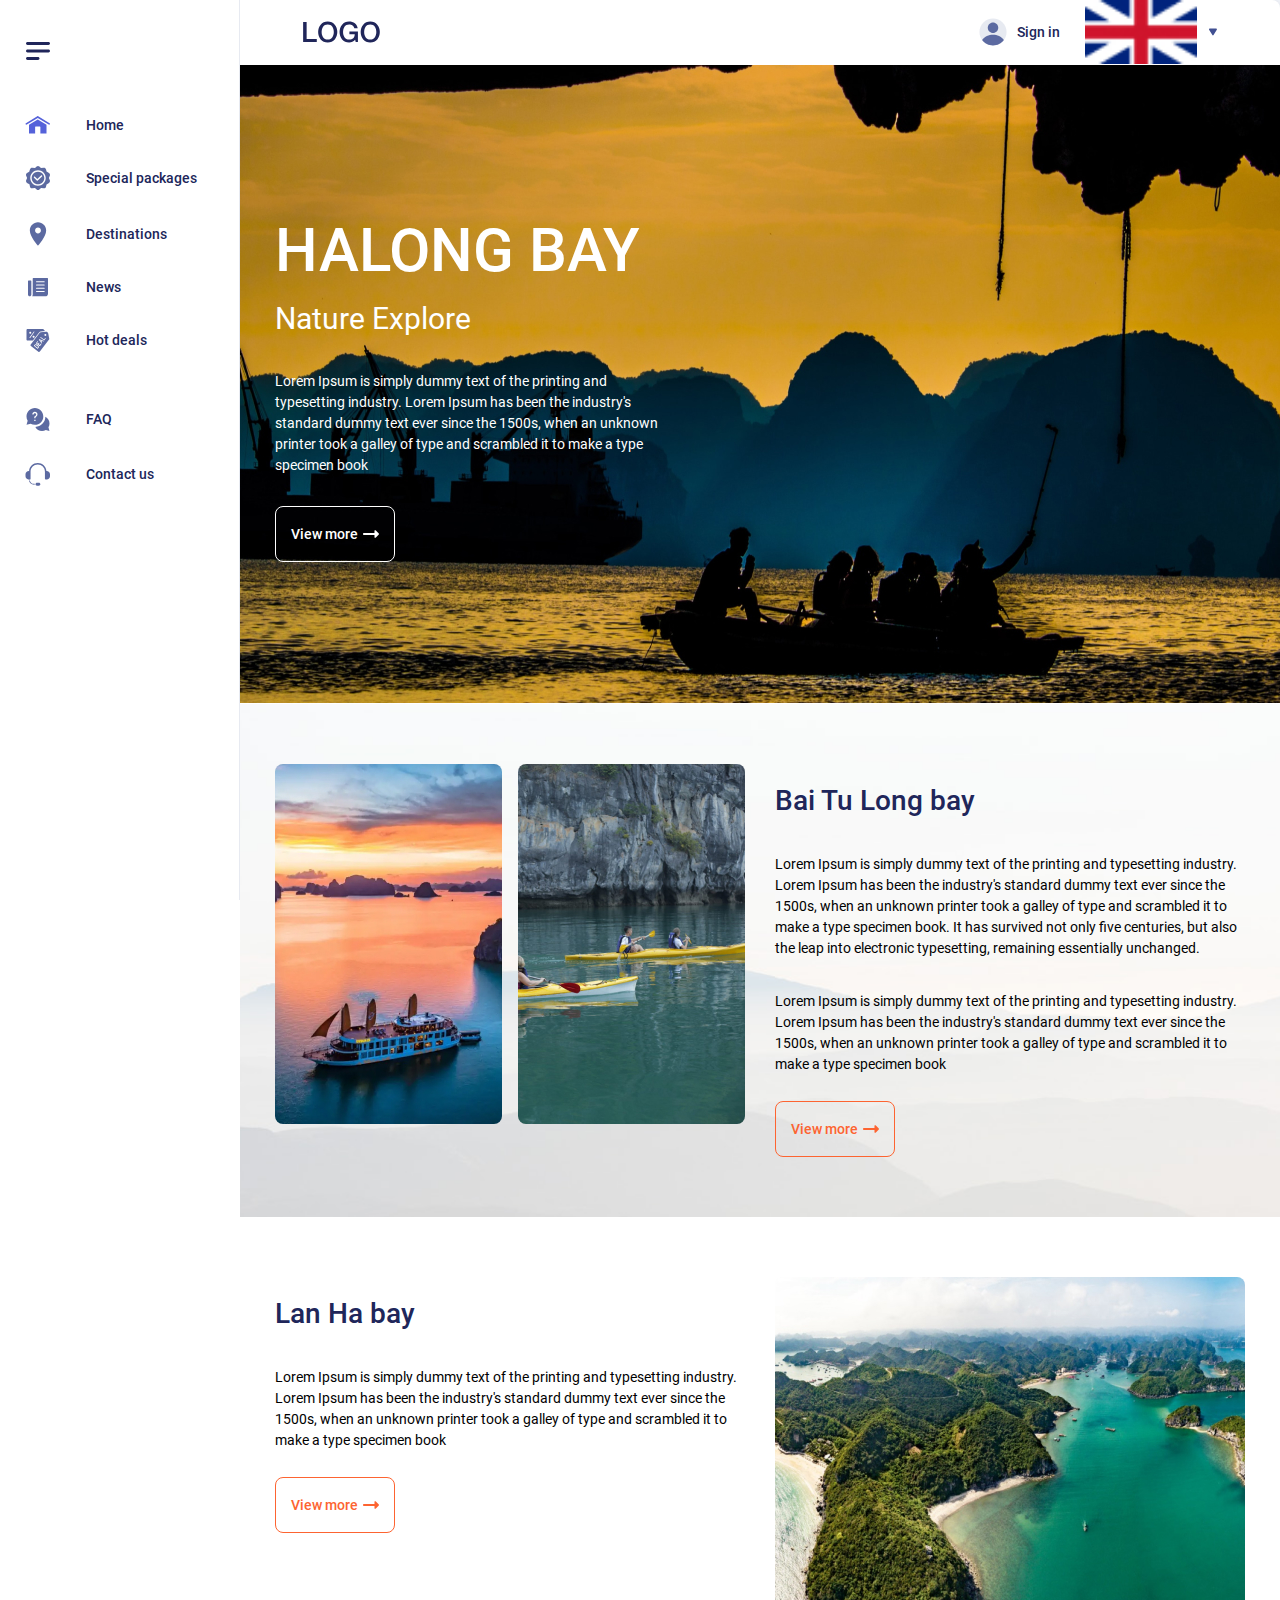
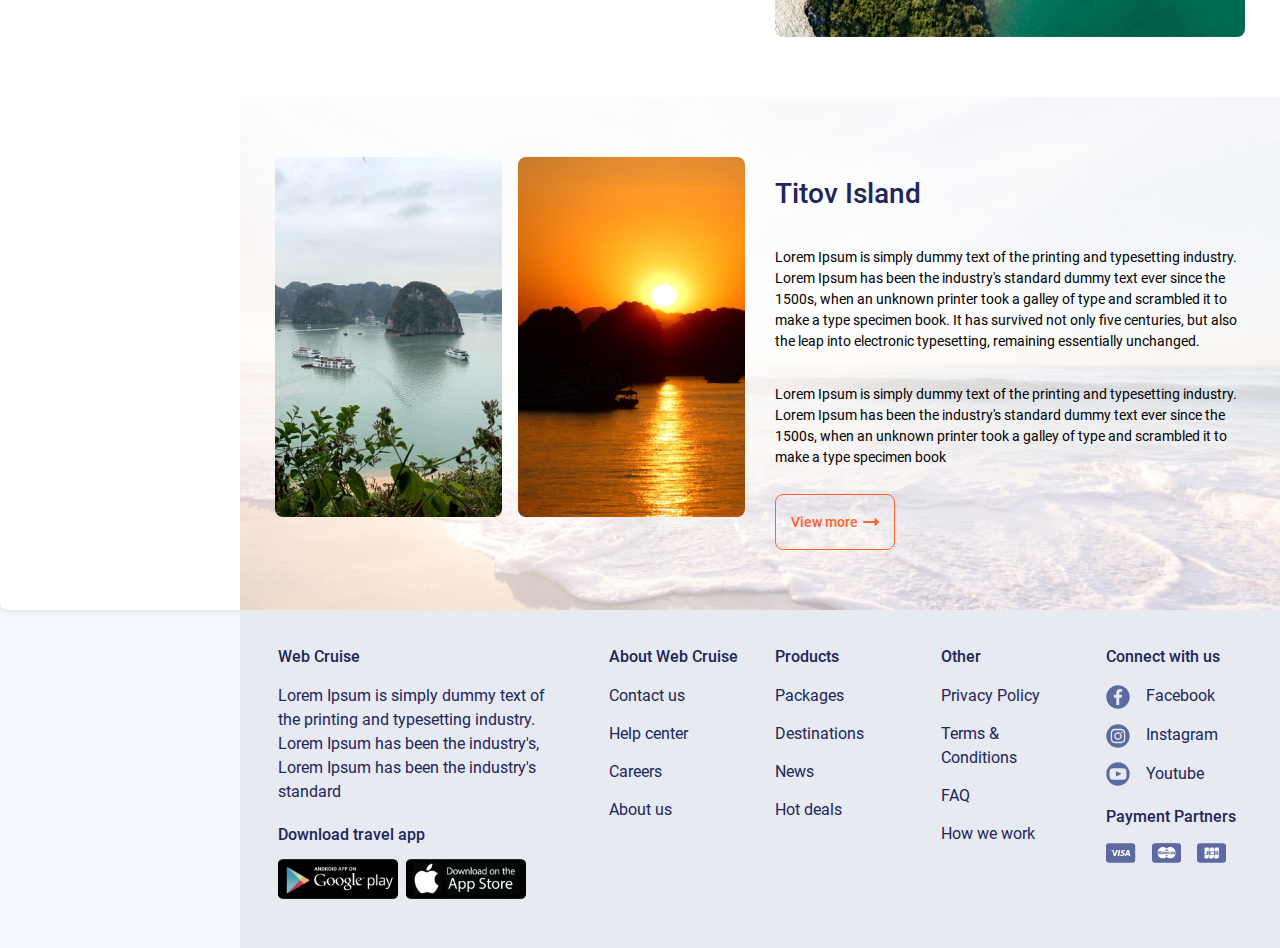
<file: destination.html>
<!DOCTYPE html>
<html lang="vi">
<head>
    <title>Destination</title>
    <meta charset="utf-8">
    <meta http-equiv="x-ua-compatible" content="ie=edge">
    <meta name="viewport" content="width=device-width, initial-scale=1, user-scalable=no">
    <meta name="format-detection" content="telephone=no">
    <meta http-equiv="X-UA-Compatible" content="IE=edge">
    <link rel="shortcut icon" type="image/x-icon" href="">
    <link rel="stylesheet" href="css/libs/bootstrap.min.css">
    <link rel="stylesheet" href="css/libs/t-datepicker.min.css">
    <link rel="stylesheet" href="css/libs/t-datepicker-purple.css">
    <link rel="stylesheet" href="css/styles.css">
    <link rel="stylesheet" href="css/main.css">
</head>
<body ontouchstart="">
<main class="wrapper">
    <section class="destinations">
        <div class="homeLeft">
            <div class="homeLeft__main">
                <div class="homeLeft__option">
                    <div class="homeLeft__tab">
                        <div class="tabHeader">
                            <button class="homeLeft__button">
                            <span><svg xmlns="http://www.w3.org/2000/svg" width="24" height="18" viewBox="0 0 24 18" fill="none">
                            <path d="M12 18H1.5C1.10218 18 0.720645 17.842 0.43934 17.5607C0.158036 17.2794 0 16.8978 0 16.5C0 16.1022 0.158036 15.7206 0.43934 15.4393C0.720645 15.158 1.10218 15 1.5 15H12C12.3978 15 12.7794 15.158 13.0607 15.4393C13.342 15.7206 13.5 16.1022 13.5 16.5C13.5 16.8978 13.342 17.2794 13.0607 17.5607C12.7794 17.842 12.3978 18 12 18Z" fill="#20265A"/>
                            <path d="M22.5 3H1.5C1.10218 3 0.720645 2.84196 0.43934 2.56066C0.158036 2.27936 0 1.89782 0 1.5C0 1.10218 0.158036 0.720644 0.43934 0.43934C0.720645 0.158035 1.10218 0 1.5 0H22.5C22.8978 0 23.2794 0.158035 23.5607 0.43934C23.842 0.720644 24 1.10218 24 1.5C24 1.89782 23.842 2.27936 23.5607 2.56066C23.2794 2.84196 22.8978 3 22.5 3V3Z" fill="#20265A"/>
                            <path d="M22.5 10.5H1.5C1.10218 10.5 0.720645 10.342 0.43934 10.0607C0.158036 9.77936 0 9.39782 0 9C0 8.60218 0.158036 8.22064 0.43934 7.93934C0.720645 7.65804 1.10218 7.5 1.5 7.5H22.5C22.8978 7.5 23.2794 7.65804 23.5607 7.93934C23.842 8.22064 24 8.60218 24 9C24 9.39782 23.842 9.77936 23.5607 10.0607C23.2794 10.342 22.8978 10.5 22.5 10.5V10.5Z" fill="#20265A"/>
                        </svg></span>
                            </button>
                            <p class="showMobile"><svg xmlns="http://www.w3.org/2000/svg" width="77" height="22" viewBox="0 0 77 22" fill="none">
                                <path d="M0.128 1.008H3.628V17.976H13.792V21H0.128V1.008ZM24.7181 3.388C23.6541 3.388 22.7301 3.60267 21.9461 4.032C21.1808 4.46133 20.5555 5.04 20.0701 5.768C19.5848 6.47733 19.2208 7.28933 18.9781 8.204C18.7541 9.11867 18.6421 10.052 18.6421 11.004C18.6421 11.956 18.7541 12.8893 18.9781 13.804C19.2208 14.7187 19.5848 15.54 20.0701 16.268C20.5555 16.9773 21.1808 17.5467 21.9461 17.976C22.7301 18.4053 23.6541 18.62 24.7181 18.62C25.7821 18.62 26.6968 18.4053 27.4621 17.976C28.2461 17.5467 28.8808 16.9773 29.3661 16.268C29.8515 15.54 30.2061 14.7187 30.4301 13.804C30.6728 12.8893 30.7941 11.956 30.7941 11.004C30.7941 10.052 30.6728 9.11867 30.4301 8.204C30.2061 7.28933 29.8515 6.47733 29.3661 5.768C28.8808 5.04 28.2461 4.46133 27.4621 4.032C26.6968 3.60267 25.7821 3.388 24.7181 3.388ZM24.7181 0.532C26.2115 0.532 27.5461 0.812 28.7221 1.372C29.9168 1.932 30.9248 2.688 31.7461 3.64C32.5675 4.592 33.1928 5.70267 33.6221 6.972C34.0701 8.24133 34.2941 9.58533 34.2941 11.004C34.2941 12.4413 34.0701 13.7947 33.6221 15.064C33.1928 16.3333 32.5675 17.444 31.7461 18.396C30.9248 19.348 29.9168 20.104 28.7221 20.664C27.5461 21.2053 26.2115 21.476 24.7181 21.476C23.2248 21.476 21.8808 21.2053 20.6861 20.664C19.5101 20.104 18.5115 19.348 17.6901 18.396C16.8688 17.444 16.2341 16.3333 15.7861 15.064C15.3568 13.7947 15.1421 12.4413 15.1421 11.004C15.1421 9.58533 15.3568 8.24133 15.7861 6.972C16.2341 5.70267 16.8688 4.592 17.6901 3.64C18.5115 2.688 19.5101 1.932 20.6861 1.372C21.8808 0.812 23.2248 0.532 24.7181 0.532ZM54.9236 21H52.6836L52.1516 18.648C51.2182 19.712 50.2849 20.4493 49.3516 20.86C48.4182 21.2707 47.3449 21.476 46.1316 21.476C44.6382 21.476 43.2942 21.2053 42.0996 20.664C40.9236 20.104 39.9249 19.348 39.1036 18.396C38.2822 17.444 37.6476 16.3333 37.1996 15.064C36.7702 13.7947 36.5556 12.4413 36.5556 11.004C36.5556 9.58533 36.7702 8.24133 37.1996 6.972C37.6476 5.70267 38.2822 4.592 39.1036 3.64C39.9249 2.688 40.9236 1.932 42.0996 1.372C43.2942 0.812 44.6382 0.532 46.1316 0.532C47.2142 0.532 48.2409 0.681333 49.2116 0.979999C50.2009 1.26 51.0782 1.68933 51.8436 2.268C52.6089 2.828 53.2436 3.53733 53.7476 4.396C54.2516 5.25467 54.5689 6.244 54.6996 7.364H51.2836C51.1902 6.71067 50.9849 6.14133 50.6676 5.656C50.3689 5.152 49.9862 4.732 49.5196 4.396C49.0529 4.06 48.5302 3.808 47.9516 3.64C47.3729 3.472 46.7662 3.388 46.1316 3.388C45.0676 3.388 44.1436 3.60267 43.3596 4.032C42.5942 4.46133 41.9689 5.04 41.4836 5.768C40.9982 6.47733 40.6342 7.28933 40.3916 8.204C40.1676 9.11867 40.0556 10.052 40.0556 11.004C40.0556 11.956 40.1676 12.8893 40.3916 13.804C40.6342 14.7187 40.9982 15.54 41.4836 16.268C41.9689 16.9773 42.5942 17.5467 43.3596 17.976C44.1436 18.4053 45.0676 18.62 46.1316 18.62C47.0276 18.6387 47.8209 18.5267 48.5116 18.284C49.2022 18.0227 49.7809 17.6587 50.2476 17.192C50.7329 16.7067 51.0969 16.1187 51.3396 15.428C51.5822 14.7373 51.7129 13.972 51.7316 13.132H46.4116V10.472H54.9236V21ZM67.2377 3.388C66.1737 3.388 65.2497 3.60267 64.4657 4.032C63.7003 4.46133 63.075 5.04 62.5897 5.768C62.1043 6.47733 61.7403 7.28933 61.4977 8.204C61.2737 9.11867 61.1617 10.052 61.1617 11.004C61.1617 11.956 61.2737 12.8893 61.4977 13.804C61.7403 14.7187 62.1043 15.54 62.5897 16.268C63.075 16.9773 63.7003 17.5467 64.4657 17.976C65.2497 18.4053 66.1737 18.62 67.2377 18.62C68.3017 18.62 69.2163 18.4053 69.9817 17.976C70.7657 17.5467 71.4003 16.9773 71.8857 16.268C72.371 15.54 72.7257 14.7187 72.9497 13.804C73.1923 12.8893 73.3137 11.956 73.3137 11.004C73.3137 10.052 73.1923 9.11867 72.9497 8.204C72.7257 7.28933 72.371 6.47733 71.8857 5.768C71.4003 5.04 70.7657 4.46133 69.9817 4.032C69.2163 3.60267 68.3017 3.388 67.2377 3.388ZM67.2377 0.532C68.731 0.532 70.0657 0.812 71.2417 1.372C72.4363 1.932 73.4443 2.688 74.2657 3.64C75.087 4.592 75.7123 5.70267 76.1417 6.972C76.5897 8.24133 76.8137 9.58533 76.8137 11.004C76.8137 12.4413 76.5897 13.7947 76.1417 15.064C75.7123 16.3333 75.087 17.444 74.2657 18.396C73.4443 19.348 72.4363 20.104 71.2417 20.664C70.0657 21.2053 68.731 21.476 67.2377 21.476C65.7443 21.476 64.4003 21.2053 63.2057 20.664C62.0297 20.104 61.031 19.348 60.2097 18.396C59.3883 17.444 58.7537 16.3333 58.3057 15.064C57.8763 13.7947 57.6617 12.4413 57.6617 11.004C57.6617 9.58533 57.8763 8.24133 58.3057 6.972C58.7537 5.70267 59.3883 4.592 60.2097 3.64C61.031 2.688 62.0297 1.932 63.2057 1.372C64.4003 0.812 65.7443 0.532 67.2377 0.532Z" fill="#20265A"></path>
                            </svg></p>
                        </div>
                        <div class="tabHeader__close showMobile">
                            <svg xmlns="http://www.w3.org/2000/svg" width="14" height="14" viewBox="0 0 14 14">
                                <path xmlns="http://www.w3.org/2000/svg" d="M13 1L1 13" fill="#20265A" stroke="#20265A" stroke-width="2" stroke-linecap="round" stroke-linejoin="round"/>
                                <path d="M1 1L13 13" stroke="#20265A" stroke-width="2" stroke-linecap="round" stroke-linejoin="round"/>
                            </svg>
                        </div>
                    </div>
                    <div class="homeLeft__group">
                        <div class="homeLeft__icon">
                            <svg xmlns="http://www.w3.org/2000/svg" width="25" height="18" viewBox="0 0 25 18" fill="none">
                                <path d="M23.1663 8.62007L12.2498 1.90181L1.33329 8.62007C0.921161 8.87294 0.382161 8.74519 0.130161 8.33307C-0.123589 7.92182 0.005036 7.38282 0.417161 7.12994L11.7922 0.129938C12.073 -0.0433125 12.4283 -0.0433125 12.7092 0.129938L24.0842 7.12994C24.4963 7.38369 24.624 7.92182 24.3712 8.33307C24.1157 8.74694 23.5749 8.87207 23.1663 8.62007Z" fill="#5562DA"/>
                                <path d="M21 8.82747V17.4996H14.875V10.9371C14.875 10.6956 14.679 10.4996 14.4375 10.4996H10.0625C9.821 10.4996 9.625 10.6956 9.625 10.9371V17.4996H3.5V8.82747L12.25 3.4436L21 8.82747Z" fill="#5562DA"/>
                            </svg>
                            <p class="medium blueDark">Home</p>
                        </div>
                        <div class="homeLeft__icon">
                            <svg width="24" height="24" viewBox="0 0 24 24" fill="none" xmlns="http://www.w3.org/2000/svg">
                                <path d="M22.9928 7.07058L20.5426 5.60462L19.9905 3.31946C19.7454 2.30597 18.8067 1.63032 17.7775 1.71132L14.9739 1.9283L13.3678 0.506303C12.5768 -0.16865 11.426 -0.16865 10.6322 0.5056L9.02617 1.92826L6.22258 1.71127C5.20497 1.63988 4.25397 2.30658 4.03492 3.2363C3.98959 3.37721 3.17083 5.92229 3.22398 5.75696L1.00764 7.06983C0.119825 7.61504 -0.235862 8.70952 0.161685 9.67224L1.11817 11.9904L0.162388 14.3078C-0.235862 15.2712 0.120481 16.365 1.00764 16.9095L3.45536 18.3652L4.00947 20.6607C4.25322 21.6735 5.18776 22.3457 6.22253 22.2688L8.99589 22.0546L10.6322 23.4933C11.0284 23.8311 11.5139 24 12 24C12.4855 24 12.9716 23.8311 13.3678 23.4932L15.0041 22.0546L17.7775 22.2688C18.8253 22.3518 19.7468 21.6741 19.9905 20.6606L20.5426 18.3755L22.9928 16.9095C23.8792 16.365 24.2349 15.2712 23.838 14.3078L22.8815 11.9904L23.8387 9.67158C24.2356 8.70962 23.8799 7.61508 22.9928 7.07058ZM12 19.7344C7.73528 19.7344 4.26564 16.2647 4.26564 12C4.26564 7.73527 7.73528 4.26563 12 4.26563C16.2647 4.26563 19.7344 7.73527 19.7344 12C19.7344 16.2647 16.2647 19.7344 12 19.7344Z" fill="#5C6AA1"/>
                                <path d="M12 5.67188C8.51048 5.67188 5.67188 8.51048 5.67188 12C5.67188 15.4895 8.51048 18.3281 12 18.3281C15.4895 18.3281 18.3281 15.4895 18.3281 12C18.3281 8.51048 15.4895 5.67188 12 5.67188ZM16.0127 10.3877L11.794 14.6065C11.6566 14.7438 11.4767 14.8125 11.2969 14.8125C11.117 14.8125 10.9371 14.7438 10.7998 14.6065L7.98727 11.794C7.71263 11.5193 7.71263 11.0744 7.98727 10.7997C8.26191 10.5251 8.70689 10.5251 8.98153 10.7997L11.2969 13.1151L15.0185 9.39347C15.2932 9.11883 15.7381 9.11883 16.0128 9.39347C16.2874 9.66811 16.2874 10.1131 16.0127 10.3877Z" fill="#5C6AA1"/>
                            </svg>
                            <p class="medium blueDark">Special packages</p>
                        </div>
                        <div class="homeLeft__icon">
                            <svg xmlns="http://www.w3.org/2000/svg" width="18" height="24" viewBox="0 0 18 24" fill="none">
                                <path d="M8.99967 0.333252C4.48467 0.333252 0.833008 3.98492 0.833008 8.49992C0.833008 14.6249 8.99967 23.6666 8.99967 23.6666C8.99967 23.6666 17.1663 14.6249 17.1663 8.49992C17.1663 3.98492 13.5147 0.333252 8.99967 0.333252ZM8.99967 11.4166C7.38967 11.4166 6.08301 10.1099 6.08301 8.49992C6.08301 6.88992 7.38967 5.58325 8.99967 5.58325C10.6097 5.58325 11.9163 6.88992 11.9163 8.49992C11.9163 10.1099 10.6097 11.4166 8.99967 11.4166Z" fill="#5C6AA1"/>
                            </svg>
                            <p class="medium blueDark">Destinations</p>
                        </div>
                        <div class="homeLeft__icon">
                            <svg xmlns="http://www.w3.org/2000/svg" width="20" height="19" viewBox="0 0 20 19" fill="none">
                                <path d="M19.4548 0H5.27172C4.97047 0 4.72615 0.241501 4.72615 0.53928V16.7157C4.72415 17.3008 4.52778 17.8693 4.16699 18.3333H17.2729C18.7785 18.3318 19.9987 17.1256 20.0003 15.6371V0.53928C20.0003 0.241501 19.756 0 19.4548 0V0ZM16.1817 14.0195H8.54474C8.24349 14.0195 7.99917 13.7782 7.99917 13.4804C7.99917 13.1826 8.24349 12.9411 8.54474 12.9411H16.1817C16.483 12.9411 16.7273 13.1826 16.7273 13.4804C16.7273 13.7782 16.483 14.0195 16.1817 14.0195ZM16.1817 10.7842H8.54474C8.24349 10.7842 7.99917 10.5429 7.99917 10.2451C7.99917 9.94735 8.24349 9.70585 8.54474 9.70585H16.1817C16.483 9.70585 16.7273 9.94735 16.7273 10.2451C16.7273 10.5429 16.483 10.7842 16.1817 10.7842ZM16.1817 7.54893H8.54474C8.24349 7.54893 7.99917 7.30762 7.99917 7.00984C7.99917 6.71207 8.24349 6.47056 8.54474 6.47056H16.1817C16.483 6.47056 16.7273 6.71207 16.7273 7.00984C16.7273 7.30762 16.483 7.54893 16.1817 7.54893ZM16.1817 4.31364H8.54474C8.24349 4.31364 7.99917 4.07234 7.99917 3.77456C7.99917 3.47678 8.24349 3.23528 8.54474 3.23528H16.1817C16.483 3.23528 16.7273 3.47678 16.7273 3.77456C16.7273 4.07234 16.483 4.31364 16.1817 4.31364Z" fill="#5C6AA1"/>
                                <path d="M2.77771 2.5H0.555623C0.24882 2.5 0 2.73619 0 3.02765V16.75C0 17.6244 0.746257 18.3333 1.66667 18.3333C2.58708 18.3333 3.33333 17.6244 3.33333 16.75V3.02765C3.33333 2.73619 3.08451 2.5 2.77771 2.5Z" fill="#5C6AA1"/>
                            </svg>
                            <p class="medium blueDark">News</p>
                        </div>
                        <div class="homeLeft__icon">
                            <svg xmlns="http://www.w3.org/2000/svg" width="23" height="23" viewBox="0 0 23 23" fill="none">
                                <path fill-rule="evenodd" clip-rule="evenodd" d="M6.37169 11.5158H1.06796C0.479734 11.5158 0 11.0361 0 10.4478V1.06796C0 0.479733 0.479781 0 1.06796 0H16.1518C16.4657 0 16.7359 0.120339 16.9458 0.353757L18.5028 2.08466L14.1079 2.42886C13.5788 2.47028 13.1201 2.71927 12.7971 3.14029L6.37169 11.5158ZM3.78159 2.78443C3.23493 2.78443 2.79184 3.22752 2.79184 3.77418C2.79184 4.32085 3.23493 4.76394 3.78159 4.76394C4.32826 4.76394 4.77135 4.32085 4.77135 3.77418C4.77135 3.22752 4.32826 2.78443 3.78159 2.78443ZM7.21492 2.65549L3.04613 8.4582C2.92331 8.62889 2.96205 8.8668 3.13274 8.98967C3.30344 9.11249 3.54134 9.07375 3.66421 8.90311L7.833 3.1004C7.95583 2.92971 7.91708 2.69175 7.74639 2.56893C7.5757 2.44606 7.33774 2.4848 7.21492 2.65549ZM7.09396 6.75181C6.5473 6.75181 6.10421 7.1949 6.10421 7.74156C6.10421 8.28822 6.5473 8.73132 7.09396 8.73132C7.64062 8.73132 8.08372 8.28822 8.08372 7.74156C8.08376 7.19495 7.64062 6.75181 7.09396 6.75181Z" fill="#5C6AA1"/>
                                <path fill-rule="evenodd" clip-rule="evenodd" d="M22.5399 10.615C22.7309 10.366 22.7999 10.0783 22.7425 9.76971L21.8154 4.78362C21.6963 4.14376 21.4944 3.58744 20.978 3.19126C20.4616 2.79509 19.872 2.74406 19.2231 2.79489L14.1671 3.19088C13.8541 3.21539 13.5942 3.35651 13.4031 3.60555L4.22183 15.5733C3.86382 16.04 3.95239 16.7127 4.41909 17.0707L11.8613 22.7801C12.328 23.1381 13.0006 23.0495 13.3586 22.5828L22.5399 10.615ZM18.1023 5.30884C17.7685 5.74385 17.8507 6.36705 18.2857 6.70079C18.7207 7.03453 19.3439 6.95241 19.6776 6.51739C20.0114 6.08237 19.9293 5.45918 19.4942 5.12544C19.0592 4.7917 18.436 4.87382 18.1023 5.30884ZM18.5185 9.1575L17.5087 10.4743L14.5109 8.17524C14.3436 8.04745 14.1043 8.07951 13.9764 8.2469C13.8487 8.41425 13.8808 8.65354 14.0481 8.78138L17.3477 11.312C17.5151 11.4397 17.7544 11.4076 17.8822 11.2403L19.1246 9.62032C19.2524 9.45297 19.2204 9.21368 19.053 9.08584C18.8856 8.95805 18.6463 8.99015 18.5185 9.1575ZM15.5371 13.9288L14.9416 13.0697L15.7347 12.0357L16.7187 12.3881C16.9174 12.459 17.136 12.3554 17.2069 12.1567C17.2779 11.9579 17.1743 11.7394 16.9755 11.6685L12.8641 10.1964L12.8638 10.1973C12.7523 10.1577 12.624 10.1703 12.5192 10.2426C12.3461 10.3621 12.3026 10.5995 12.4222 10.7726L14.9101 14.3617C15.0296 14.5348 15.2669 14.5783 15.4401 14.4587C15.6132 14.3393 15.6567 14.1019 15.5371 13.9288ZM13.7265 11.3167L14.4855 12.4116L14.9808 11.7658L13.7265 11.3167ZM14.1857 14.807C14.3135 14.6396 14.5528 14.6075 14.7202 14.7353C14.8876 14.8631 14.9197 15.1024 14.7919 15.2698L13.5495 16.8897C13.4217 17.0571 13.1824 17.0892 13.015 16.9614L9.71536 14.4308C9.54801 14.303 9.51591 14.0638 9.6437 13.8964L10.8861 12.2764C11.0139 12.109 11.2532 12.0769 11.4206 12.2047C11.588 12.3325 11.6201 12.5718 11.4923 12.7392L10.4814 14.0573L11.5261 14.8585L12.1735 14.0143C12.3013 13.8469 12.5406 13.8148 12.708 13.9426C12.8753 14.0704 12.9074 14.3097 12.7796 14.4771L12.1312 15.3226L13.1759 16.1238L14.1857 14.807ZM7.57796 16.5899L8.1992 15.7799C8.43419 15.4735 8.77304 15.291 9.12967 15.244C9.48557 15.1971 9.8593 15.2851 10.1649 15.5194L11.8445 16.8076C12.1509 17.0426 12.3334 17.3815 12.3804 17.7381C12.4273 18.094 12.3393 18.4677 12.1049 18.7733L11.4837 19.5833C11.3559 19.7506 11.1166 19.7827 10.9492 19.6549L7.64962 17.1244C7.48222 16.9966 7.45017 16.7573 7.57796 16.5899ZM8.80529 16.2427C8.91192 16.1036 9.06594 16.0208 9.22817 15.9995C9.39103 15.978 9.56215 16.0183 9.70203 16.1256L11.3817 17.4138C11.5207 17.5204 11.6036 17.6744 11.6249 17.8366C11.6464 17.9995 11.6061 18.1706 11.4988 18.3105L11.1101 18.8173L8.41565 16.7508L8.80529 16.2427Z" fill="#5C6AA1"/>
                            </svg>
                            <p class="medium blueDark">Hot deals</p>
                        </div>
                    </div>
                    <div class="homeLeft__group">
                        <div class="homeLeft__icon">
                            <svg xmlns="http://www.w3.org/2000/svg" width="23" height="23" viewBox="0 0 23 23" fill="none">
                                <path d="M23.0005 15.5238C23.0005 12.6537 21.354 10.0922 18.888 8.84619C18.8114 14.3493 14.3498 18.8109 8.84668 18.8875C10.0927 21.3535 12.6542 23 15.5243 23C16.87 23 18.1786 22.6416 19.3284 21.9607L22.9679 22.9674L21.9612 19.3279C22.6421 18.1781 23.0005 16.8695 23.0005 15.5238Z" fill="#5C6AA1"/>
                                <path d="M16.8077 8.40385C16.8077 3.76988 13.0378 0 8.40385 0C3.76988 0 0 3.76988 0 8.40385C0 9.91408 0.40199 11.3845 1.16534 12.6755L0.0308965 16.7766L4.13224 15.6424C5.42317 16.4057 6.89361 16.8077 8.40385 16.8077C13.0378 16.8077 16.8077 13.0378 16.8077 8.40385ZM7.11425 6.44796H5.82466C5.82466 5.02572 6.9816 3.86878 8.40385 3.86878C9.82609 3.86878 10.983 5.02572 10.983 6.44796C10.983 7.16983 10.6774 7.86366 10.1443 8.35129L9.04864 9.35408V10.3597H7.75905V8.78619L9.27365 7.39988C9.54433 7.1522 9.69344 6.81419 9.69344 6.44796C9.69344 5.73684 9.11497 5.15837 8.40385 5.15837C7.69272 5.15837 7.11425 5.73684 7.11425 6.44796ZM7.75905 11.6493H9.04864V12.9389H7.75905V11.6493Z" fill="#5C6AA1"/>
                            </svg>
                            <p class="medium blueDark">FAQ</p>
                        </div>
                        <div class="homeLeft__icon">
                            <svg xmlns="http://www.w3.org/2000/svg" width="25" height="23" viewBox="0 0 25 23" fill="none">
                                <path fill-rule="evenodd" clip-rule="evenodd" d="M14.875 21.2829C14.875 20.4727 14.1959 19.8159 13.3582 19.8159H11.5009C11.0987 19.8159 10.7129 19.9705 10.4284 20.2456C10.144 20.5207 9.98415 20.8939 9.98415 21.2829C9.98415 22.0932 10.6632 22.75 11.5009 22.75H13.3582C14.1959 22.75 14.875 22.0932 14.875 21.2829ZM3.5 17.5C3.75335 17.5187 4.05985 17.5295 4.36773 17.512C4.53175 18.3166 4.93923 19.0628 5.54746 19.6511C6.35493 20.4321 7.45007 20.8709 8.59198 20.8709H9.17072C9.1452 21.0059 9.13209 21.1438 9.13209 21.2829C9.13209 21.4236 9.1452 21.5614 9.17034 21.695H8.59198C7.22408 21.695 5.91219 21.1694 4.94496 20.2339C4.17332 19.4875 3.67141 18.529 3.5 17.5Z" fill="#5C6AA1"/>
                                <path fill-rule="evenodd" clip-rule="evenodd" d="M2.7852 16.5388C2.10518 16.4251 1.47239 16.1047 0.978421 15.6151C0.351948 14.9942 0 14.152 0 13.2739V11.2563C0 10.3781 0.351948 9.536 0.978421 8.91509C1.60489 8.29418 2.45459 7.94531 3.34057 7.94531H3.56293C3.91837 3.49879 7.67195 0 12.25 0C16.8281 0 20.5816 3.49879 20.9371 7.94531H21.1594C22.0454 7.94531 22.8951 8.29418 23.5216 8.91509C24.1481 9.536 24.5 10.3781 24.5 11.2563V13.2739C24.5 14.152 24.1481 14.9942 23.5216 15.6151C22.8951 16.236 22.0454 16.5849 21.1594 16.5849H20.1736C19.7648 16.5849 19.4334 16.2563 19.4334 15.8512V8.63722C19.4334 4.70518 16.2173 1.51765 12.25 1.51765C8.28272 1.51765 5.06662 4.70518 5.06662 8.63722V15.8512C5.06662 16.1372 4.90139 16.3851 4.66031 16.5061C3.99671 16.7343 2.96756 16.5693 2.7852 16.5388Z" fill="#5C6AA1"/>
                            </svg>
                            <p class="medium blueDark">Contact us</p>
                        </div>
                    </div>
                </div>
                <div class="homeLeft__language showMobile">
                    <div class="header__lang">
                        <div class="dropdown">
                            <p class="colorBluedark900 selectLang">Select languages</p>
                            <button type="button" data-toggle="dropdown" class="header__btn" aria-expanded="false">
                                <div class="langButton__title">
                                    <img src="images/eng.jpg">
                                    <p class="text16 colorBluedark900 medium">English</p>
                                </div>

                                <svg width="8" height="14" viewBox="0 0 8 14" fill="none" xmlns="http://www.w3.org/2000/svg">
                                    <path fill-rule="evenodd" clip-rule="evenodd" d="M0.292893 13.7071C-0.0976315 13.3166 -0.0976316 12.6834 0.292893 12.2929L5.58579 7L0.292892 1.70711C-0.0976326 1.31658 -0.0976326 0.683418 0.292892 0.292894C0.683416 -0.0976308 1.31658 -0.0976309 1.70711 0.292894L7.70711 6.29289C8.09763 6.68342 8.09763 7.31658 7.70711 7.70711L1.70711 13.7071C1.31658 14.0976 0.683417 14.0976 0.292893 13.7071Z" fill="#5C6AA1"/>
                                </svg>
                            </button>
                            <div class="dropdown-menu" style="">
                                <div class="listLang"><a href="#" class="dropdown-item"><img src="images/lang-uk.png"><span>English</span></a><a href="#" class="dropdown-item"><img src="images/lang-thailand.png"><span>ภาษาไทย</span></a><a href="#" class="dropdown-item"><img src="images/lang-france.png"><span>Français</span></a><a href="#" class="dropdown-item"><img src="images/lang-china.png"><span>China</span></a></div>
                            </div>
                        </div>
                    </div>
                </div>
            </div>
        </div>
        <div class="homeRight">
            <div class="destinations__body">
                <div class="homeRight__header">
                    <div class="logo flexIcon">
                        <svg class="showMobile mr15" xmlns="http://www.w3.org/2000/svg" width="24" height="18" viewBox="0 0 24 18" fill="none">
                            <path d="M12 18H1.5C1.10218 18 0.720645 17.842 0.43934 17.5607C0.158036 17.2794 0 16.8978 0 16.5C0 16.1022 0.158036 15.7206 0.43934 15.4393C0.720645 15.158 1.10218 15 1.5 15H12C12.3978 15 12.7794 15.158 13.0607 15.4393C13.342 15.7206 13.5 16.1022 13.5 16.5C13.5 16.8978 13.342 17.2794 13.0607 17.5607C12.7794 17.842 12.3978 18 12 18Z" fill="#20265A"></path>
                            <path d="M22.5 3H1.5C1.10218 3 0.720645 2.84196 0.43934 2.56066C0.158036 2.27936 0 1.89782 0 1.5C0 1.10218 0.158036 0.720644 0.43934 0.43934C0.720645 0.158035 1.10218 0 1.5 0H22.5C22.8978 0 23.2794 0.158035 23.5607 0.43934C23.842 0.720644 24 1.10218 24 1.5C24 1.89782 23.842 2.27936 23.5607 2.56066C23.2794 2.84196 22.8978 3 22.5 3V3Z" fill="#20265A"></path>
                            <path d="M22.5 10.5H1.5C1.10218 10.5 0.720645 10.342 0.43934 10.0607C0.158036 9.77936 0 9.39782 0 9C0 8.60218 0.158036 8.22064 0.43934 7.93934C0.720645 7.65804 1.10218 7.5 1.5 7.5H22.5C22.8978 7.5 23.2794 7.65804 23.5607 7.93934C23.842 8.22064 24 8.60218 24 9C24 9.39782 23.842 9.77936 23.5607 10.0607C23.2794 10.342 22.8978 10.5 22.5 10.5V10.5Z" fill="#20265A"></path>
                        </svg>
                        <a href="index.html">
                            <svg xmlns="http://www.w3.org/2000/svg" width="77" height="22" viewBox="0 0 77 22" fill="none">
                                <path d="M0.128 1.008H3.628V17.976H13.792V21H0.128V1.008ZM24.7181 3.388C23.6541 3.388 22.7301 3.60267 21.9461 4.032C21.1808 4.46133 20.5555 5.04 20.0701 5.768C19.5848 6.47733 19.2208 7.28933 18.9781 8.204C18.7541 9.11867 18.6421 10.052 18.6421 11.004C18.6421 11.956 18.7541 12.8893 18.9781 13.804C19.2208 14.7187 19.5848 15.54 20.0701 16.268C20.5555 16.9773 21.1808 17.5467 21.9461 17.976C22.7301 18.4053 23.6541 18.62 24.7181 18.62C25.7821 18.62 26.6968 18.4053 27.4621 17.976C28.2461 17.5467 28.8808 16.9773 29.3661 16.268C29.8515 15.54 30.2061 14.7187 30.4301 13.804C30.6728 12.8893 30.7941 11.956 30.7941 11.004C30.7941 10.052 30.6728 9.11867 30.4301 8.204C30.2061 7.28933 29.8515 6.47733 29.3661 5.768C28.8808 5.04 28.2461 4.46133 27.4621 4.032C26.6968 3.60267 25.7821 3.388 24.7181 3.388ZM24.7181 0.532C26.2115 0.532 27.5461 0.812 28.7221 1.372C29.9168 1.932 30.9248 2.688 31.7461 3.64C32.5675 4.592 33.1928 5.70267 33.6221 6.972C34.0701 8.24133 34.2941 9.58533 34.2941 11.004C34.2941 12.4413 34.0701 13.7947 33.6221 15.064C33.1928 16.3333 32.5675 17.444 31.7461 18.396C30.9248 19.348 29.9168 20.104 28.7221 20.664C27.5461 21.2053 26.2115 21.476 24.7181 21.476C23.2248 21.476 21.8808 21.2053 20.6861 20.664C19.5101 20.104 18.5115 19.348 17.6901 18.396C16.8688 17.444 16.2341 16.3333 15.7861 15.064C15.3568 13.7947 15.1421 12.4413 15.1421 11.004C15.1421 9.58533 15.3568 8.24133 15.7861 6.972C16.2341 5.70267 16.8688 4.592 17.6901 3.64C18.5115 2.688 19.5101 1.932 20.6861 1.372C21.8808 0.812 23.2248 0.532 24.7181 0.532ZM54.9236 21H52.6836L52.1516 18.648C51.2182 19.712 50.2849 20.4493 49.3516 20.86C48.4182 21.2707 47.3449 21.476 46.1316 21.476C44.6382 21.476 43.2942 21.2053 42.0996 20.664C40.9236 20.104 39.9249 19.348 39.1036 18.396C38.2822 17.444 37.6476 16.3333 37.1996 15.064C36.7702 13.7947 36.5556 12.4413 36.5556 11.004C36.5556 9.58533 36.7702 8.24133 37.1996 6.972C37.6476 5.70267 38.2822 4.592 39.1036 3.64C39.9249 2.688 40.9236 1.932 42.0996 1.372C43.2942 0.812 44.6382 0.532 46.1316 0.532C47.2142 0.532 48.2409 0.681333 49.2116 0.979999C50.2009 1.26 51.0782 1.68933 51.8436 2.268C52.6089 2.828 53.2436 3.53733 53.7476 4.396C54.2516 5.25467 54.5689 6.244 54.6996 7.364H51.2836C51.1902 6.71067 50.9849 6.14133 50.6676 5.656C50.3689 5.152 49.9862 4.732 49.5196 4.396C49.0529 4.06 48.5302 3.808 47.9516 3.64C47.3729 3.472 46.7662 3.388 46.1316 3.388C45.0676 3.388 44.1436 3.60267 43.3596 4.032C42.5942 4.46133 41.9689 5.04 41.4836 5.768C40.9982 6.47733 40.6342 7.28933 40.3916 8.204C40.1676 9.11867 40.0556 10.052 40.0556 11.004C40.0556 11.956 40.1676 12.8893 40.3916 13.804C40.6342 14.7187 40.9982 15.54 41.4836 16.268C41.9689 16.9773 42.5942 17.5467 43.3596 17.976C44.1436 18.4053 45.0676 18.62 46.1316 18.62C47.0276 18.6387 47.8209 18.5267 48.5116 18.284C49.2022 18.0227 49.7809 17.6587 50.2476 17.192C50.7329 16.7067 51.0969 16.1187 51.3396 15.428C51.5822 14.7373 51.7129 13.972 51.7316 13.132H46.4116V10.472H54.9236V21ZM67.2377 3.388C66.1737 3.388 65.2497 3.60267 64.4657 4.032C63.7003 4.46133 63.075 5.04 62.5897 5.768C62.1043 6.47733 61.7403 7.28933 61.4977 8.204C61.2737 9.11867 61.1617 10.052 61.1617 11.004C61.1617 11.956 61.2737 12.8893 61.4977 13.804C61.7403 14.7187 62.1043 15.54 62.5897 16.268C63.075 16.9773 63.7003 17.5467 64.4657 17.976C65.2497 18.4053 66.1737 18.62 67.2377 18.62C68.3017 18.62 69.2163 18.4053 69.9817 17.976C70.7657 17.5467 71.4003 16.9773 71.8857 16.268C72.371 15.54 72.7257 14.7187 72.9497 13.804C73.1923 12.8893 73.3137 11.956 73.3137 11.004C73.3137 10.052 73.1923 9.11867 72.9497 8.204C72.7257 7.28933 72.371 6.47733 71.8857 5.768C71.4003 5.04 70.7657 4.46133 69.9817 4.032C69.2163 3.60267 68.3017 3.388 67.2377 3.388ZM67.2377 0.532C68.731 0.532 70.0657 0.812 71.2417 1.372C72.4363 1.932 73.4443 2.688 74.2657 3.64C75.087 4.592 75.7123 5.70267 76.1417 6.972C76.5897 8.24133 76.8137 9.58533 76.8137 11.004C76.8137 12.4413 76.5897 13.7947 76.1417 15.064C75.7123 16.3333 75.087 17.444 74.2657 18.396C73.4443 19.348 72.4363 20.104 71.2417 20.664C70.0657 21.2053 68.731 21.476 67.2377 21.476C65.7443 21.476 64.4003 21.2053 63.2057 20.664C62.0297 20.104 61.031 19.348 60.2097 18.396C59.3883 17.444 58.7537 16.3333 58.3057 15.064C57.8763 13.7947 57.6617 12.4413 57.6617 11.004C57.6617 9.58533 57.8763 8.24133 58.3057 6.972C58.7537 5.70267 59.3883 4.592 60.2097 3.64C61.031 2.688 62.0297 1.932 63.2057 1.372C64.4003 0.812 65.7443 0.532 67.2377 0.532Z" fill="#20265A"/>
                            </svg>
                        </a>
                    </div>
                    <div class="headerReaction showMobile">
                        <div class="iconReaction">
                            <svg width="20" height="19" viewBox="0 0 20 19" fill="none" xmlns="http://www.w3.org/2000/svg">
                                <path d="M9.44376 2.90005L9.99994 3.51506L10.5562 2.90013C12.4289 0.829975 15.6354 0.773233 17.5809 2.71882C18.4971 3.63494 19 4.84893 19 6.14474C19 7.4406 18.497 8.65447 17.5811 9.56972L17.5809 9.56993L10 17.1516L2.4191 9.57066L2.41891 9.57047C1.50309 8.6553 1.00002 7.44071 1.00002 6.14474L1.00002 6.14265C0.998243 5.5068 1.12262 4.87691 1.36596 4.28946C1.60929 3.70201 1.96674 3.16866 2.41761 2.7203L2.41762 2.72031L2.4191 2.71882C4.36418 0.773744 7.57055 0.828748 9.44376 2.90005Z" fill="#FD6431" stroke="#FD6431" stroke-width="1.5"/>
                            </svg>
                            <p>2</p>
                        </div>


                    </div>
                    <div class="header__group showDesktop">
                        <div class="header__sign">
                            <svg xmlns="http://www.w3.org/2000/svg" width="28" height="28" viewBox="0 0 28 28" fill="none">
                                <path d="M14 27.5625C21.4904 27.5625 27.5625 21.4904 27.5625 14C27.5625 6.50964 21.4904 0.4375 14 0.4375C6.50964 0.4375 0.4375 6.50964 0.4375 14C0.4375 21.4904 6.50964 27.5625 14 27.5625Z" fill="#E7EAF1"/>
                                <path d="M24.8836 22.0827C23.6187 20.3893 21.9762 19.0142 20.0867 18.0668C18.1973 17.1193 16.1129 16.6257 13.9992 16.625C11.8854 16.6243 9.80073 17.1167 7.91066 18.0629C6.02059 19.0092 4.37728 20.3832 3.11133 22.0759C4.37084 23.7771 6.01147 25.1596 7.90165 26.1124C9.79183 27.0652 11.879 27.5619 13.9957 27.5625C16.1125 27.5632 18.1999 27.0678 20.0907 26.1162C21.9815 25.1646 23.623 23.7832 24.8836 22.0827Z" fill="#5C6AA1"/>
                                <path d="M14 14.875C16.8995 14.875 19.25 12.5245 19.25 9.625C19.25 6.72551 16.8995 4.375 14 4.375C11.1005 4.375 8.75 6.72551 8.75 9.625C8.75 12.5245 11.1005 14.875 14 14.875Z" fill="#5C6AA1"/>
                            </svg>
                            <p class="medium blueDark">Sign in</p>
                        </div>
                        <div class="header__lang">
                            <div class="dropdown">
                                <button type="button" data-toggle="dropdown" class="header__btn">
                                    <img src="images/eng.jpg">
                                    <svg xmlns="http://www.w3.org/2000/svg" width="10" height="8" viewBox="0 0 10 8" fill="none">
                                        <path d="M9.24559 0.405812C9.1762 0.282691 9.07533 0.180229 8.95331 0.108921C8.83128 0.0376131 8.6925 2.25533e-05 8.55117 0H0.796887C0.655634 6.85536e-05 0.516935 0.0376631 0.394983 0.108937C0.273031 0.18021 0.172203 0.282604 0.102818 0.405641C0.0334323 0.528677 -0.00201984 0.667939 8.88697e-05 0.809176C0.00219758 0.950413 0.0417915 1.08855 0.114819 1.20946L3.99196 7.61556C4.06298 7.73289 4.16307 7.82992 4.28255 7.89727C4.40204 7.96462 4.53687 8 4.67403 8C4.81118 8 4.94602 7.96462 5.0655 7.89727C5.18499 7.82992 5.28508 7.73289 5.3561 7.61556L9.23324 1.20946C9.30629 1.08861 9.34592 0.950513 9.34809 0.809309C9.35027 0.668106 9.31489 0.52886 9.24559 0.405812Z" fill="#415092"/>
                                    </svg>
                                </button>
                                <div class="dropdown-menu">
                                    <div class="listLang"><a href="#" class="dropdown-item"><img src="images/lang-uk.png"><span>English</span></a><a href="#" class="dropdown-item"><img src="images/lang-thailand.png"><span>ภาษาไทย</span></a><a href="#" class="dropdown-item"><img src="images/lang-france.png"><span>Français</span></a><a href="#" class="dropdown-item"><img src="images/lang-china.png"><span>China</span></a></div>
                                </div>
                            </div>
                        </div>
                    </div>
                </div>
                <div style="background-image: url(images/destinations.jpg);" class="destination__banner">
                    <div class="destination__cont container-auto">
                        <p class="medium">HALONG BAY</p>
                        <p>Nature Explore</p>
                        <p>Lorem Ipsum is simply dummy text of the printing and typesetting industry. Lorem Ipsum has been the industry's standard dummy text ever since the 1500s, when an unknown printer took a galley of type and scrambled it to make a type specimen book</p>
                        <a href="#" class="btn btn-outline-white btn-lg">
                            <div class="flexIcon">
                                <span>View more</span>
                                <svg class="ml5" xmlns="http://www.w3.org/2000/svg" width="16" height="8" viewBox="0 0 16 8" fill="none">
                                    <path d="M15.8047 3.52738L12.6193 0.342042C12.5261 0.248836 12.4073 0.185365 12.278 0.159653C12.1487 0.133941 12.0147 0.147143 11.8929 0.19759C11.7711 0.248036 11.667 0.333463 11.5937 0.44307C11.5205 0.552676 11.4814 0.681542 11.4813 0.813375V2.83204C11.4813 2.87624 11.4638 2.91864 11.4325 2.94989C11.4013 2.98115 11.3589 2.99871 11.3147 2.99871H1C0.734784 2.99871 0.48043 3.10407 0.292893 3.2916C0.105357 3.47914 0 3.73349 0 3.99871C0 4.26393 0.105357 4.51828 0.292893 4.70582C0.48043 4.89335 0.734784 4.99871 1 4.99871H11.3147C11.3589 4.99871 11.4013 5.01627 11.4325 5.04752C11.4638 5.07878 11.4813 5.12117 11.4813 5.16538V7.18404C11.4814 7.31588 11.5205 7.44474 11.5937 7.55435C11.667 7.66395 11.7711 7.74938 11.8929 7.79983C12.0147 7.85027 12.1487 7.86348 12.278 7.83776C12.4073 7.81205 12.5261 7.74858 12.6193 7.65538L15.8047 4.47004C15.9296 4.34502 15.9999 4.17549 15.9999 3.99871C15.9999 3.82193 15.9296 3.65239 15.8047 3.52738Z" fill="white"/>
                                </svg>
                            </div>
                        </a>
                    </div>
                </div>
                <div style="background-image: url(images/destinations7.jpg);" class="destinations__item">
                    <div class="container-auto">
                        <div class="destinations__main">
                            <div class="row">
                                <div class="col-6">
                                    <div class="destinations__image">
                                        <div class="image__child image-50">
                                            <img src="images/destinations2.jpg">
                                        </div>
                                        <div class="image__child image-50">
                                            <img src="images/destinations3.jpg">
                                        </div>
                                    </div>
                                </div>
                                <div class="col-6">
                                    <div class="destinations__cont">
                                        <p class="colorBluedark900 text28 medium">Bai Tu Long bay</p>
                                        <p>Lorem Ipsum is simply dummy text of the printing and typesetting industry. Lorem Ipsum has been the industry's standard dummy text ever since the 1500s, when an unknown printer took a galley of type and scrambled it to make a type specimen book. It has survived not only five centuries, but also the leap into electronic typesetting, remaining essentially unchanged.</p>
                                        <p>Lorem Ipsum is simply dummy text of the printing and typesetting industry. Lorem Ipsum has been the industry's standard dummy text ever since the 1500s, when an unknown printer took a galley of type and scrambled it to make a type specimen book</p>
                                        <a href="#" class="btn btn-outline-orange btn-lg mt10">
                                            <div class="flexIcon">
                                                <p>View more</p>
                                                <svg class="ml5" xmlns="http://www.w3.org/2000/svg" width="16" height="8" viewBox="0 0 16 8" fill="none">
                                                    <path d="M15.8047 3.52731L12.6193 0.341981C12.5261 0.248775 12.4073 0.185304 12.278 0.159592C12.1487 0.13388 12.0147 0.147082 11.8929 0.197529C11.7711 0.247975 11.667 0.333402 11.5937 0.443009C11.5205 0.552615 11.4814 0.681481 11.4813 0.813314V2.83198C11.4813 2.87618 11.4638 2.91858 11.4325 2.94983C11.4013 2.98109 11.3589 2.99865 11.3147 2.99865H1C0.734784 2.99865 0.48043 3.104 0.292893 3.29154C0.105357 3.47908 0 3.73343 0 3.99865C0 4.26386 0.105357 4.51822 0.292893 4.70575C0.48043 4.89329 0.734784 4.99865 1 4.99865H11.3147C11.3589 4.99865 11.4013 5.01621 11.4325 5.04746C11.4638 5.07872 11.4813 5.12111 11.4813 5.16531V7.18398C11.4814 7.31581 11.5205 7.44468 11.5937 7.55429C11.667 7.66389 11.7711 7.74932 11.8929 7.79977C12.0147 7.85021 12.1487 7.86342 12.278 7.8377C12.4073 7.81199 12.5261 7.74852 12.6193 7.65531L15.8047 4.46998C15.9296 4.34496 15.9999 4.17542 15.9999 3.99865C15.9999 3.82187 15.9296 3.65233 15.8047 3.52731Z" fill="#FD6431"/>
                                                </svg>
                                            </div>
                                        </a>
                                    </div>
                                </div>
                            </div>
                        </div>
                    </div>
                </div>
                <div class="destinations__item">
                    <div class="container-auto">
                        <div class="destinations__main">
                            <div class="row column-reverse">
                                <div class="col-6">
                                    <div class="destinations__cont">
                                        <p class="colorBluedark900 text28 medium">Lan Ha bay</p>
                                        <p>Lorem Ipsum is simply dummy text of the printing and typesetting industry. Lorem Ipsum has been the industry's standard dummy text ever since the 1500s, when an unknown printer took a galley of type and scrambled it to make a type specimen book</p>
                                        <a href="#" class="btn btn-outline-orange btn-lg mt10">
                                            <div class="flexIcon">
                                                <p>View more</p>
                                                <svg class="ml5" xmlns="http://www.w3.org/2000/svg" width="16" height="8" viewBox="0 0 16 8" fill="none">
                                                    <path d="M15.8047 3.52731L12.6193 0.341981C12.5261 0.248775 12.4073 0.185304 12.278 0.159592C12.1487 0.13388 12.0147 0.147082 11.8929 0.197529C11.7711 0.247975 11.667 0.333402 11.5937 0.443009C11.5205 0.552615 11.4814 0.681481 11.4813 0.813314V2.83198C11.4813 2.87618 11.4638 2.91858 11.4325 2.94983C11.4013 2.98109 11.3589 2.99865 11.3147 2.99865H1C0.734784 2.99865 0.48043 3.104 0.292893 3.29154C0.105357 3.47908 0 3.73343 0 3.99865C0 4.26386 0.105357 4.51822 0.292893 4.70575C0.48043 4.89329 0.734784 4.99865 1 4.99865H11.3147C11.3589 4.99865 11.4013 5.01621 11.4325 5.04746C11.4638 5.07872 11.4813 5.12111 11.4813 5.16531V7.18398C11.4814 7.31581 11.5205 7.44468 11.5937 7.55429C11.667 7.66389 11.7711 7.74932 11.8929 7.79977C12.0147 7.85021 12.1487 7.86342 12.278 7.8377C12.4073 7.81199 12.5261 7.74852 12.6193 7.65531L15.8047 4.46998C15.9296 4.34496 15.9999 4.17542 15.9999 3.99865C15.9999 3.82187 15.9296 3.65233 15.8047 3.52731Z" fill="#FD6431"/>
                                                </svg>
                                            </div>
                                        </a>
                                    </div>
                                </div>
                                <div class="col-6">
                                    <div class="destinations__image">
                                        <div class="image__child image-100">
                                            <img src="images/destinations4.jpg">
                                        </div>
                                    </div>
                                </div>
                            </div>
                        </div>
                    </div>
                </div>
                <div style="background-image: url(images/destinations8.jpg);" class="destinations__item">
                    <div class="container-auto">
                        <div class="destinations__main">
                            <div class="row">
                                <div class="col-6">
                                    <div class="destinations__image">
                                        <div class="image__child image-50">
                                            <img src="images/destinations5.jpg">
                                        </div>
                                        <div class="image__child image-50">
                                            <img src="images/destinations6.jpg">
                                        </div>
                                    </div>
                                </div>
                                <div class="col-6">
                                    <div class="destinations__cont">
                                        <p class="colorBluedark900 text28 medium">Titov Island</p>
                                        <p>Lorem Ipsum is simply dummy text of the printing and typesetting industry. Lorem Ipsum has been the industry's standard dummy text ever since the 1500s, when an unknown printer took a galley of type and scrambled it to make a type specimen book. It has survived not only five centuries, but also the leap into electronic typesetting, remaining essentially unchanged.</p>
                                        <p>Lorem Ipsum is simply dummy text of the printing and typesetting industry. Lorem Ipsum has been the industry's standard dummy text ever since the 1500s, when an unknown printer took a galley of type and scrambled it to make a type specimen book</p>
                                        <a href="#" class="btn btn-outline-orange btn-lg mt10">
                                            <div class="flexIcon">
                                                <p>View more</p>
                                                <svg class="ml5" xmlns="http://www.w3.org/2000/svg" width="16" height="8" viewBox="0 0 16 8" fill="none">
                                                    <path d="M15.8047 3.52731L12.6193 0.341981C12.5261 0.248775 12.4073 0.185304 12.278 0.159592C12.1487 0.13388 12.0147 0.147082 11.8929 0.197529C11.7711 0.247975 11.667 0.333402 11.5937 0.443009C11.5205 0.552615 11.4814 0.681481 11.4813 0.813314V2.83198C11.4813 2.87618 11.4638 2.91858 11.4325 2.94983C11.4013 2.98109 11.3589 2.99865 11.3147 2.99865H1C0.734784 2.99865 0.48043 3.104 0.292893 3.29154C0.105357 3.47908 0 3.73343 0 3.99865C0 4.26386 0.105357 4.51822 0.292893 4.70575C0.48043 4.89329 0.734784 4.99865 1 4.99865H11.3147C11.3589 4.99865 11.4013 5.01621 11.4325 5.04746C11.4638 5.07872 11.4813 5.12111 11.4813 5.16531V7.18398C11.4814 7.31581 11.5205 7.44468 11.5937 7.55429C11.667 7.66389 11.7711 7.74932 11.8929 7.79977C12.0147 7.85021 12.1487 7.86342 12.278 7.8377C12.4073 7.81199 12.5261 7.74852 12.6193 7.65531L15.8047 4.46998C15.9296 4.34496 15.9999 4.17542 15.9999 3.99865C15.9999 3.82187 15.9296 3.65233 15.8047 3.52731Z" fill="#FD6431"/>
                                                </svg>
                                            </div>
                                        </a>
                                    </div>
                                </div>
                            </div>
                        </div>
                    </div>
                </div>
            </div>

        </div>
    </section>
</main>
<footer class="footer">
    <div class="footer__top">
        <div class="container__hide">
            <div class="showDesktop">
                <div class="footer__list">
                    <ul class="col-4">
                        <li class="liTitle text16 medium mb15 blueDark">Web Cruise</li>
                        <li class="text16 blueDark">
                            <p>Lorem Ipsum is simply dummy text of the printing and typesetting industry. Lorem Ipsum has been the industry's, Lorem Ipsum has been the industry's standard</p>
                        </li>
                        <li>
                            <p class="text16 medium blueDark mt5">Download travel app</p>
                            <div class="footer__platform">
                                <img src="images/googleplay.png">
                                <img src="images/appstore.png">
                            </div>
                        </li>
                    </ul>
                    <ul class="col-2">
                        <li class="liTitle text16 medium mb15 blueDark">About Web Cruise</li>
                        <li class="text16 blueDark"><a href="aboutUs.html">Contact us</a></li>
                        <li class="text16 blueDark"><a href="termsOfUse.html">Help center</a></li>
                        <li class="text16 blueDark"><a href="policy.html">Careers</a></li>
                        <li class="text16 blueDark"><a href="faq.html">About us</a></li>
                    </ul>
                    <ul class="col-2">
                        <li class="liTitle text16 medium mb15 blueDark">Products</li>
                        <li class="text16 blueDark"><a href="newAndUpdate.html">Packages</a></li>
                        <li class="text16 blueDark"><a href="baggageInfo.html">Destinations</a></li>
                        <li class="text16 blueDark"><a href="flightRoutes.html">News</a></li>
                        <li class="text16 blueDark"><a href="favDes.html">Hot deals</a></li>
                    </ul>
                    <ul class="col-2">
                        <li class="liTitle text16 medium mb15 blueDark">Other</li>
                        <li class="text16 blueDark"><a href="bookingStatus.html">Privacy Policy</a></li>
                        <li class="text16 blueDark"><a href="fareRules.html">Terms & Conditions</a></li>
                        <li class="text16 blueDark"><a href="paymentGuide.html">FAQ</a></li>
                        <li class="text16 blueDark"><a href="refundRequest.html">How we work</a></li>
                    </ul>
                    <ul class="col-2">
                        <li class="liTitle text16 medium mb15 blueDark">Connect with us</li>
                        <li class="text16 blueDark"><a href="hotels.html"><svg xmlns="http://www.w3.org/2000/svg" width="24" height="24" viewBox="0 0 24 24" fill="none">
                            <path fill-rule="evenodd" clip-rule="evenodd" d="M12 23.7188C18.4721 23.7188 23.7188 18.4721 23.7188 12C23.7188 5.52792 18.4721 0.28125 12 0.28125C5.52792 0.28125 0.28125 5.52792 0.28125 12C0.28125 18.4721 5.52792 23.7188 12 23.7188ZM7.87448 9.87188H10.3078V7.78495C10.3078 5.36489 11.7853 4.04766 13.944 4.04766C14.6727 4.04507 15.401 4.0823 16.1256 4.15917V6.68855H14.6369C13.4623 6.68855 13.2349 7.24669 13.2349 8.06583V9.87188H16.0432L15.6772 12.7078H13.2351V19.9523H10.3078V12.7078H7.87448V9.87188Z" fill="#5C6AA1"/>
                        </svg>Facebook</a></li>
                        <li class="text16 blueDark"><a href="tours.html"><svg xmlns="http://www.w3.org/2000/svg" width="24" height="24" viewBox="0 0 24 24" fill="none">
                            <path d="M12 14.4609C13.3591 14.4609 14.4609 13.3591 14.4609 12C14.4609 10.6409 13.3591 9.53906 12 9.53906C10.6409 9.53906 9.53906 10.6409 9.53906 12C9.53906 13.3591 10.6409 14.4609 12 14.4609Z" fill="#5C6AA1"/>
                            <path d="M12 0.28125C5.52792 0.28125 0.28125 5.52792 0.28125 12C0.28125 18.4721 5.52792 23.7188 12 23.7188C18.4721 23.7188 23.7188 18.4721 23.7188 12C23.7188 5.52792 18.4721 0.28125 12 0.28125ZM19.2402 14.9784C19.184 16.0926 18.8709 17.1912 18.059 17.9945C17.2392 18.8055 16.1353 19.1076 15.0105 19.1633H8.98959C7.86459 19.1076 6.76087 18.8056 5.94108 17.9945C5.12911 17.1912 4.81608 16.0926 4.75983 14.9784V9.02156C4.81608 7.90744 5.12916 6.80878 5.94108 6.00544C6.76087 5.1945 7.86473 4.89234 8.98959 4.8367H15.0104C16.1354 4.89234 17.2391 5.19436 18.0589 6.00544C18.8709 6.80878 19.1839 7.90744 19.2402 9.02156L19.2402 14.9784Z" fill="#5C6AA1"/>
                            <path d="M14.9347 6.19398C13.4682 6.15376 10.5329 6.15376 9.06636 6.19398C8.30319 6.21494 7.43802 6.40492 6.89427 6.9857C6.32924 7.58941 6.11572 8.31878 6.09407 9.13474C6.056 10.5669 6.09407 14.8653 6.09407 14.8653C6.11886 15.6812 6.32924 16.4106 6.89427 17.0143C7.43802 17.5953 8.30319 17.7851 9.06636 17.8061C10.5329 17.8463 13.4682 17.8463 14.9347 17.8061C15.6979 17.7851 16.5631 17.5951 17.1068 17.0143C17.6719 16.4106 17.8854 15.6813 17.907 14.8653V9.13474C17.8854 8.31878 17.6719 7.58941 17.1068 6.9857C16.5629 6.40473 15.6977 6.21494 14.9347 6.19398ZM12.0004 15.8145C11.2459 15.8145 10.5084 15.5908 9.88117 15.1716C9.25388 14.7525 8.76497 14.1568 8.47627 13.4598C8.18756 12.7627 8.11202 11.9958 8.2592 11.2559C8.40638 10.5159 8.76968 9.83625 9.30314 9.30279C9.8366 8.76933 10.5163 8.40604 11.2562 8.25886C11.9961 8.11168 12.7631 8.18721 13.4601 8.47592C14.1571 8.76463 14.7528 9.25354 15.172 9.88082C15.5911 10.5081 15.8148 11.2456 15.8148 12C15.8148 13.0117 15.4129 13.9819 14.6976 14.6972C13.9822 15.4126 13.012 15.8145 12.0004 15.8145ZM15.831 8.97292C15.6802 8.97289 15.5327 8.92811 15.4072 8.84426C15.2818 8.76041 15.1841 8.64125 15.1263 8.50185C15.0686 8.36244 15.0536 8.20906 15.083 8.06108C15.1125 7.91311 15.1851 7.77719 15.2918 7.67052C15.3985 7.56385 15.5345 7.49121 15.6825 7.46179C15.8304 7.43236 15.9838 7.44748 16.1232 7.50523C16.2626 7.56298 16.3817 7.66076 16.4656 7.78621C16.5494 7.91166 16.5941 8.05915 16.5941 8.21003C16.5941 8.31023 16.5744 8.40945 16.536 8.50202C16.4977 8.59459 16.4415 8.6787 16.3706 8.74954C16.2997 8.82039 16.2156 8.87658 16.123 8.91491C16.0305 8.95323 15.9312 8.97295 15.831 8.97292Z" fill="#5C6AA1"/>
                        </svg>Instagram</a></li>
                        <li class="text16 blueDark"><a href="carRentals.html"><svg xmlns="http://www.w3.org/2000/svg" width="24" height="24" viewBox="0 0 24 24" fill="none">
                            <path d="M15.0137 11.624L10.2984 9.26629C10.2624 9.24831 10.2225 9.23983 10.1823 9.24163C10.1421 9.24344 10.1031 9.25548 10.0689 9.27662C10.0347 9.29775 10.0065 9.32727 9.9869 9.36238C9.96732 9.39749 9.95704 9.43702 9.95703 9.47722V14.1925C9.95704 14.2327 9.96732 14.2722 9.9869 14.3074C10.0065 14.3425 10.0347 14.372 10.0689 14.3931C10.1031 14.4143 10.1421 14.4263 10.1823 14.4281C10.2225 14.4299 10.2624 14.4214 10.2984 14.4034L15.0136 12.0456C15.0528 12.026 15.0857 11.9959 15.1087 11.9587C15.1317 11.9215 15.1439 11.8786 15.1439 11.8348C15.1439 11.7911 15.1317 11.7482 15.1087 11.7109C15.0857 11.6737 15.0528 11.6436 15.0137 11.624Z" fill="#5C6AA1"/>
                            <path d="M12 0.28125C5.52792 0.28125 0.28125 5.52792 0.28125 12C0.28125 18.4721 5.52792 23.7188 12 23.7188C18.4721 23.7188 23.7188 18.4721 23.7188 12C23.7188 5.52792 18.4721 0.28125 12 0.28125ZM20.1688 15.9321C19.9546 16.8026 19.2203 17.4629 18.3331 17.553C16.2526 17.793 14.111 17.793 12 17.793C9.88898 17.793 7.77792 17.793 5.66691 17.553C4.77966 17.4629 4.04541 16.8026 3.83123 15.9321C3.52528 14.6714 3.52528 13.3207 3.52528 12C3.52528 10.7093 3.52528 9.32859 3.83123 8.06794C4.04541 7.19747 4.77966 6.53709 5.66691 6.44705C7.74736 6.20691 9.88898 6.20691 12 6.20691C14.111 6.20691 16.2221 6.20691 18.3331 6.44705C19.2203 6.53709 19.9546 7.19747 20.1688 8.06794C20.4747 9.32859 20.4747 10.7093 20.4747 12C20.4747 13.2908 20.4747 14.6714 20.1688 15.9321Z" fill="#5C6AA1"/>
                        </svg>Youtube</a></li>
                        <li>
                            <p class="text16 medium blueDark mt5">Payment Partners</p>
                            <div class="footer__payment">
                                <svg xmlns="http://www.w3.org/2000/svg" width="36" height="24" viewBox="0 0 36 24" fill="none">
                                    <rect width="36" height="24" rx="4" fill="#5C6AA1"/>
                                    <path d="M15.6094 8.42865L14.3896 15.5864H16.3404L17.5611 8.42865H15.6094Z" fill="white"/>
                                    <path d="M12.7542 8.43669L10.8435 13.3181L10.6398 12.581C10.263 11.6929 9.19334 10.4175 7.9375 9.61376L9.68454 15.5829L11.7487 15.5794L14.8208 8.43518L12.7542 8.43669Z" fill="white"/>
                                    <path d="M9.89949 8.94894C9.78609 8.51294 9.45746 8.38299 9.04955 8.36743H6.02509L6 8.50992C8.35364 9.0809 9.91103 10.4567 10.5573 12.1109L9.89949 8.94894Z" fill="white"/>
                                    <path d="M21.5152 9.8009C22.1534 9.79086 22.616 9.93034 22.9752 10.0748L23.1514 10.1576L23.4153 8.60626C23.0289 8.46126 22.4233 8.30573 21.6677 8.30573C19.7401 8.30573 18.3814 9.27658 18.3708 10.6679C18.3583 11.6959 19.3387 12.2699 20.0792 12.6126C20.8394 12.9638 21.0942 13.1871 21.0907 13.5007C21.0847 13.9798 20.4846 14.1996 19.9242 14.1996C19.143 14.1996 18.7281 14.0917 18.0873 13.8248L17.836 13.7104L17.5615 15.3125C18.0181 15.5126 18.8605 15.6847 19.735 15.6938C21.7856 15.6938 23.1182 14.7345 23.1323 13.2478C23.1408 12.4345 22.6205 11.8139 21.4931 11.3046C20.8108 10.9724 20.3933 10.7517 20.3973 10.4165C20.3973 10.119 20.7516 9.8009 21.5152 9.8009Z" fill="white"/>
                                    <path d="M28.4219 8.43665H26.9146C26.4465 8.43665 26.0983 8.56409 25.8926 9.0307L22.9961 15.5904H25.0447C25.0447 15.5904 25.3788 14.7083 25.4546 14.5152C25.6789 14.5152 27.6693 14.5182 27.9527 14.5182C28.0109 14.768 28.1906 15.5904 28.1906 15.5904H30.0003L28.4219 8.43665ZM26.016 13.0501C26.1766 12.6392 26.7932 11.0497 26.7932 11.0497C26.7827 11.0692 26.9523 10.6357 27.0531 10.3663L27.1846 10.9835C27.1846 10.9835 27.5584 12.6924 27.6366 13.0501H26.016Z" fill="white"/>
                                </svg>
                                <svg xmlns="http://www.w3.org/2000/svg" width="36" height="24" viewBox="0 0 36 24" fill="none">
                                    <rect width="36" height="24" rx="4" fill="#5C6AA1"/>
                                    <g clip-path="url(#clip0_2314_4544)">
                                        <rect width="22.5" height="23.25" transform="translate(6.75)" fill="#5C6AA1"/>
                                        <path d="M22.5155 4.66461C20.7774 4.66509 19.1931 5.34587 17.9991 6.464C16.8041 5.34731 15.2207 4.66605 13.4845 4.66605C13.4701 4.66605 13.4552 4.66605 13.4413 4.66605C9.74393 4.69102 6.75 7.79915 6.75 11.625C6.75 15.4663 9.76716 18.5835 13.484 18.5835C15.2203 18.5835 16.8036 17.9032 17.9981 16.7856C17.7486 16.5527 17.5228 16.2949 17.3096 16.0251H18.7002C18.4906 16.2906 18.262 16.5393 18.0163 16.7707H18.0153C18.0098 16.7769 18.0037 16.7807 17.9981 16.786C19.1936 17.9046 20.7788 18.5864 22.5178 18.5859C26.237 18.5845 29.2509 15.4677 29.25 11.625C29.25 11.6236 29.25 11.6226 29.25 11.6217C29.2505 7.77898 26.2347 4.66365 22.5155 4.66461ZM17.3867 7.18271H18.6667C18.8553 7.41891 19.0305 7.6676 19.1894 7.92781H16.9058C17.0531 7.67912 17.2148 7.42323 17.3867 7.18271ZM16.5081 8.65852H19.5778C19.687 8.89952 19.7836 9.14869 19.8682 9.4041H16.1444C16.1815 9.33209 16.3116 9.04211 16.5081 8.65852ZM9.49908 13.3975L9.90747 10.7368L8.98615 13.3975H8.49228L8.42816 10.7368L7.9919 13.3975H7.30009L7.87342 9.86883H8.91972L8.95642 12.0341L9.66309 9.86883H10.7981L10.2327 13.3975H9.49908ZM11.9452 13.3918L11.9689 13.1099C11.9578 13.1114 11.7394 13.4503 11.2335 13.4503C10.9686 13.4503 10.5412 13.301 10.5412 12.6519C10.5412 11.8267 11.1926 11.553 11.8128 11.553C11.9104 11.553 12.1209 11.5712 12.1209 11.5712C12.1209 11.5712 12.1446 11.5208 12.1446 11.3845C12.1446 11.1603 11.9494 11.1296 11.6823 11.1296C11.2116 11.1296 10.9008 11.2597 10.9008 11.2597L11.0049 10.6211C11.0049 10.6211 11.3821 10.4579 11.8732 10.4579C12.1274 10.4579 12.8582 10.4858 12.8582 11.3514L12.5766 13.3918H11.9452ZM14.6135 12.493C14.6135 13.4777 13.6903 13.4355 13.5291 13.4355C12.9274 13.4355 12.7416 13.3495 12.7244 13.3447L12.8201 12.6966C12.821 12.6908 13.1221 12.8094 13.4571 12.8094C13.6503 12.8094 13.9012 12.7897 13.9012 12.5511C13.9012 12.1939 13.0036 12.2794 13.0036 11.4311C13.0036 10.6826 13.5416 10.4637 14.0722 10.4637C14.482 10.4637 14.7338 10.5218 14.7338 10.5218L14.6432 11.1756C14.6432 11.1756 14.2543 11.1425 14.1535 11.1425C13.8984 11.1425 13.7595 11.2001 13.7595 11.3845C13.7591 11.7551 14.6135 11.5736 14.6135 12.493ZM15.722 12.7513C15.7857 12.7513 15.8577 12.7288 15.9069 12.7288L15.8173 13.3582C15.7453 13.3788 15.5413 13.4537 15.2797 13.4556C14.9457 13.4585 14.7083 13.2655 14.7083 12.8277C14.7083 12.5338 15.1157 10.1127 15.1315 10.0969H15.8484L15.7755 10.5299H16.1332L16.0417 11.2275H15.6621L15.4605 12.5127C15.4451 12.615 15.4725 12.7513 15.722 12.7513ZM17.2989 10.4483C18.086 10.4483 18.3215 11.0436 18.3215 11.5319C18.3215 11.7273 18.2267 12.2074 18.2267 12.2074H16.7697C16.7697 12.2074 16.635 12.8003 17.4048 12.8003C17.7658 12.8003 18.1663 12.6179 18.1663 12.6179L18.04 13.3318C18.04 13.3318 17.8086 13.4537 17.2826 13.4537C16.7126 13.4537 16.044 13.2045 16.044 12.1579C16.0445 11.251 16.5778 10.4483 17.2989 10.4483ZM19.1978 15.3083H16.8087C16.6633 15.0683 16.5277 14.822 16.411 14.5632H19.5904C19.4733 14.8205 19.3422 15.0692 19.1978 15.3083ZM19.0375 13.4028H18.3015L18.7489 10.5309H19.4166L19.3525 10.9471C19.3525 10.9471 19.5904 10.4944 19.9114 10.4944C20.0048 10.4944 20.0498 10.504 20.0498 10.504C19.9546 10.7047 19.8705 10.8886 19.7832 11.3634C19.2851 11.1809 19.247 12.1762 19.0375 13.4028ZM21.8414 13.3582C21.8414 13.3582 21.4557 13.4599 21.2142 13.4599C20.3583 13.4599 19.9239 12.8497 19.9239 11.9256C19.9239 10.5318 20.7291 9.78962 21.5566 9.78962C21.9306 9.78962 22.3641 9.97109 22.3641 9.97109L22.247 10.756C22.247 10.756 21.9538 10.5443 21.5891 10.5443C21.1013 10.5443 20.6636 11.0254 20.6636 11.8996C20.6636 12.3303 20.8676 12.7316 21.3768 12.7316C21.6188 12.7316 21.9696 12.5497 21.9696 12.5497L21.8414 13.3582ZM23.5674 13.3932L23.5915 13.1095C23.5799 13.1109 23.3616 13.4499 22.8561 13.4499C22.5912 13.4499 22.1638 13.3005 22.1638 12.6515C22.1638 11.8262 22.8152 11.5525 23.435 11.5525C23.5325 11.5525 23.7435 11.5708 23.7435 11.5708C23.7435 11.5708 23.7676 11.5208 23.7676 11.3845C23.7676 11.1603 23.5725 11.1296 23.3049 11.1296C22.8342 11.1296 22.5239 11.2597 22.5239 11.2597L22.628 10.6211C22.628 10.6211 23.0052 10.4579 23.4968 10.4579C23.7504 10.4579 24.4817 10.4858 24.4813 11.3514L24.1997 13.3918C24.1993 13.3932 23.5674 13.3932 23.5674 13.3932ZM25.0574 13.4028H24.3214L24.7689 10.5309H25.437L25.3729 10.9471C25.3729 10.9471 25.6112 10.4944 25.9322 10.4944C26.0256 10.4944 26.0702 10.504 26.0702 10.504C25.9754 10.7047 25.8904 10.8886 25.8035 11.3634C25.305 11.1809 25.2669 12.1762 25.0574 13.4028ZM27.2545 13.3951L27.2856 13.1306C27.2856 13.1306 27.0478 13.4407 26.6175 13.4407C26.0214 13.4407 25.7292 12.8459 25.7292 12.2381C25.7292 11.2981 26.2765 10.4786 26.9335 10.4786C27.3563 10.4795 27.6262 10.865 27.6262 10.865L27.7814 9.87363L28.5001 9.87219L27.9519 13.3951H27.2545ZM28.6725 13.2957C28.6534 13.3313 28.6265 13.3586 28.5921 13.3798C28.5582 13.3994 28.522 13.4095 28.4839 13.4095C28.4467 13.4095 28.4109 13.3994 28.3765 13.3798C28.3422 13.3586 28.3152 13.3313 28.2962 13.2957C28.2766 13.2597 28.2674 13.2233 28.2674 13.1844C28.2674 13.145 28.2771 13.1075 28.2962 13.072C28.3152 13.0365 28.3435 13.0077 28.3775 12.9885C28.4128 12.9688 28.4476 12.9587 28.4839 12.9587C28.521 12.9587 28.5563 12.9688 28.5907 12.9885C28.626 13.0082 28.653 13.0355 28.6725 13.072C28.6925 13.108 28.7013 13.1455 28.7013 13.1844C28.7013 13.2233 28.692 13.2602 28.6725 13.2957Z" fill="white"/>
                                        <path d="M28.6147 15.4192C28.61 15.4158 28.6059 15.4105 28.5984 15.4076C28.591 15.4048 28.5794 15.4033 28.5613 15.4033H28.5176V15.4753H28.564C28.5859 15.4753 28.6003 15.4734 28.6086 15.4653C28.6165 15.4585 28.6203 15.4504 28.6203 15.4388C28.6203 15.4312 28.6184 15.4259 28.6147 15.4192Z" fill="white"/>
                                        <path d="M28.7654 15.376C28.7455 15.3386 28.7181 15.3121 28.6832 15.2925C28.6484 15.2728 28.6131 15.2627 28.5768 15.2627C28.5396 15.2627 28.5043 15.2728 28.47 15.2925C28.4356 15.3121 28.4072 15.3395 28.3882 15.376C28.3682 15.4115 28.3594 15.449 28.3594 15.4874C28.3594 15.5258 28.3691 15.5637 28.3882 15.5988C28.4082 15.6343 28.4351 15.6631 28.469 15.6828C28.5034 15.7025 28.5396 15.7125 28.5777 15.7125C28.6149 15.7125 28.6511 15.7025 28.6851 15.6828C28.719 15.6631 28.7464 15.6343 28.7654 15.5988C28.785 15.5637 28.7942 15.5263 28.7942 15.4874C28.7942 15.4485 28.7845 15.411 28.7654 15.376ZM28.6316 15.6122L28.6112 15.5743C28.5949 15.5445 28.5815 15.5248 28.5712 15.5171C28.5647 15.5123 28.5545 15.5085 28.5415 15.5085H28.5197V15.6117H28.4816V15.3693H28.5624C28.5903 15.3693 28.6103 15.3717 28.6214 15.3765C28.634 15.3813 28.6446 15.388 28.6511 15.4C28.6586 15.411 28.6618 15.423 28.6618 15.4355C28.6618 15.4533 28.6553 15.4682 28.6437 15.4821C28.6316 15.4946 28.6149 15.5027 28.5949 15.5042C28.6033 15.5071 28.6098 15.5119 28.6149 15.5171C28.6247 15.5267 28.6358 15.5426 28.6498 15.5647L28.6786 15.6122H28.6316Z" fill="white"/>
                                        <path d="M11.8711 12.1036C11.3457 12.1036 11.2393 12.3475 11.2393 12.5506C11.2393 12.6553 11.2973 12.83 11.5199 12.83C11.9515 12.83 12.0412 12.2453 12.0272 12.1209C12.0068 12.1166 11.9938 12.1041 11.8711 12.1036Z" fill="white"/>
                                        <path d="M17.3019 11.1113C16.9112 11.1113 16.8359 11.5708 16.8359 11.6193H17.6318C17.6318 11.5823 17.7066 11.1113 17.3019 11.1113Z" fill="white"/>
                                        <path d="M27.0577 11.1915C26.7422 11.1915 26.4927 11.5698 26.4932 12.1445C26.4932 12.4949 26.614 12.7196 26.8723 12.7196C27.2607 12.7196 27.4479 12.1958 27.4479 11.8055C27.4479 11.3749 27.3155 11.1915 27.0577 11.1915Z" fill="white"/>
                                        <path d="M28.6395 13.0912C28.6233 13.0615 28.6005 13.0384 28.5717 13.0216C28.5429 13.0048 28.5136 12.9966 28.483 12.9966C28.4532 12.9966 28.423 13.0053 28.3942 13.0216C28.3654 13.037 28.3426 13.061 28.3264 13.0912C28.3101 13.1215 28.3018 13.1536 28.3018 13.1848C28.3018 13.217 28.3101 13.2487 28.3255 13.278C28.3426 13.3077 28.3645 13.3303 28.3933 13.3481C28.4221 13.3644 28.4518 13.374 28.483 13.374C28.5141 13.374 28.5447 13.3644 28.5726 13.3481C28.6014 13.3313 28.6237 13.3082 28.6405 13.278C28.6567 13.2482 28.6642 13.217 28.6642 13.1848C28.6642 13.1532 28.6558 13.1215 28.6395 13.0912ZM28.5387 13.3082L28.5178 13.2708C28.5015 13.2405 28.4885 13.2213 28.4788 13.2141C28.4709 13.2079 28.4616 13.205 28.4481 13.205H28.4267V13.3077H28.3877V13.0658H28.469C28.4964 13.0658 28.5169 13.0682 28.5285 13.0735C28.5401 13.0778 28.5503 13.0859 28.5582 13.0965C28.5661 13.1071 28.5689 13.1191 28.5689 13.132C28.5689 13.1498 28.5624 13.1647 28.5503 13.1781C28.5382 13.192 28.5215 13.1978 28.502 13.2002C28.5113 13.204 28.5173 13.2084 28.522 13.2127C28.5317 13.2228 28.5429 13.2372 28.5564 13.2602L28.5852 13.3082H28.5387Z" fill="white"/>
                                        <path d="M23.4942 12.1036C22.9687 12.1036 22.8623 12.3475 22.8623 12.5506C22.8623 12.6553 22.9199 12.83 23.1429 12.83C23.5746 12.83 23.6638 12.2453 23.6503 12.1209C23.6294 12.1166 23.6164 12.1041 23.4942 12.1036Z" fill="white"/>
                                        <path d="M28.5229 13.1153C28.5192 13.1105 28.5141 13.1066 28.5071 13.1032C28.4992 13.1008 28.4876 13.0984 28.469 13.0984V13.0989H28.4268V13.1719H28.4728C28.4946 13.1719 28.509 13.169 28.5178 13.1618C28.5248 13.1546 28.529 13.1455 28.529 13.1349C28.529 13.1268 28.5271 13.122 28.5229 13.1153Z" fill="white"/>
                                    </g>
                                    <defs>
                                        <clipPath id="clip0_2314_4544">
                                            <rect width="22.5" height="23.25" fill="white" transform="translate(6.75)"/>
                                        </clipPath>
                                    </defs>
                                </svg>
                                <svg xmlns="http://www.w3.org/2000/svg" width="36" height="24" viewBox="0 0 36 24" fill="none">
                                    <rect width="36" height="24" rx="4" fill="#5C6AA1"/>
                                    <g clip-path="url(#clip0_2314_4574)">
                                        <path d="M20.748 5.25958H20.7263H20.7036H20.6819H20.6603H20.6386H20.617H20.5953H20.5736H20.552H20.5314H20.5097H20.487H20.4653H20.4437H20.4225H20.4009H20.3792H20.3575H20.3359H20.3142H20.2936H20.272H20.2503H20.2286H20.207H20.1853H20.1637H20.142H20.1203H20.0981H20.0765H20.0548H20.0332H20.0115H19.9898H19.9682H19.9455H19.9238H19.9021H19.8805H19.8599H19.8382H19.8165H19.7959H19.7732H19.7516H19.7299H19.7082H19.6866H19.6649H19.6443H19.6227H19.601H19.5793H19.5577H19.536H19.5133H19.4916H19.47H19.4483H19.4266H19.405H19.3833H19.3617H19.3395H19.3178H19.2951H19.2734H19.2518H19.2301H19.2084H19.1868H19.1651H19.1435H19.1218H19.1001H19.0774H19.0558H19.0341H19.0124H18.9908H18.9723H18.9506H18.929H18.9073H18.8856H18.864H18.8428H18.8212H18.7995H18.7773H18.7557H18.734H18.7123H18.6907H18.669H18.6474H18.6257H18.604H18.5824H18.5607H18.5391H18.5174H18.4957H18.4746H18.4529H18.4308H18.4091H18.3869H18.3652H18.3436H18.3219H18.3018H18.2802H18.2585H18.2369H18.2147H18.193H18.1713H18.1492H18.1275H18.1064H18.0852H18.0636H18.0419H18.0202H17.9986H17.9769H17.9553H17.9336H17.9119H17.8903H17.8686H17.847H17.8253H17.8036H17.7814H17.7598H17.7381H17.7165H17.6943H17.6726H17.652H17.6309H17.6092H17.5875H17.5654H17.5437H17.522H17.5004H17.4787H17.4671H17.4576C17.4502 5.25958 17.4433 5.25958 17.4359 5.25958C17.4285 5.25958 17.4217 5.25958 17.4143 5.25958C17.4069 5.26117 17.4 5.26117 17.3926 5.2617L17.3704 5.26222C17.3635 5.26222 17.3561 5.26275 17.3487 5.26328C17.3413 5.26328 17.3345 5.26434 17.3271 5.26434C17.3202 5.26487 17.3128 5.26539 17.3054 5.26592C17.298 5.26645 17.2912 5.26645 17.2838 5.26645L17.2616 5.26856C17.2547 5.26909 17.2473 5.26962 17.2399 5.27015C17.2325 5.27068 17.2251 5.27173 17.2182 5.27279L17.1966 5.2749L17.1749 5.27755C17.1675 5.2786 17.1607 5.27966 17.1533 5.28072C17.1459 5.28177 17.139 5.28283 17.1316 5.28336C17.1242 5.28441 17.1173 5.28547 17.1099 5.28706L17.0883 5.29128L17.0666 5.29498C17.0592 5.29657 17.0524 5.29762 17.0444 5.29921C17.0376 5.30079 17.0302 5.30185 17.0228 5.30343C17.0154 5.30449 17.0085 5.30608 17.0011 5.30766L16.9794 5.31241C16.972 5.314 16.9652 5.31558 16.9578 5.31717C16.9504 5.31875 16.9435 5.32087 16.9361 5.32245C16.9287 5.32404 16.9219 5.32562 16.9145 5.32774C16.9071 5.32932 16.9002 5.33143 16.8928 5.33302L16.8711 5.33936C16.8637 5.34147 16.8569 5.34306 16.8495 5.34517C16.8421 5.34728 16.8352 5.3494 16.8278 5.35151C16.8204 5.35362 16.8136 5.35574 16.8062 5.35838C16.7993 5.35996 16.7919 5.36261 16.7845 5.36472L16.7623 5.37212C16.7549 5.37423 16.748 5.37687 16.7406 5.37951C16.7332 5.38215 16.7264 5.38427 16.7185 5.38744C16.7116 5.39008 16.7042 5.39219 16.6968 5.39536C16.6894 5.39748 16.6825 5.40064 16.6751 5.40329C16.6683 5.4054 16.6603 5.4091 16.6535 5.41174C16.6455 5.41438 16.6387 5.41755 16.6313 5.42019L16.6096 5.42917C16.6022 5.43234 16.5954 5.43499 16.588 5.43816C16.5811 5.44133 16.5737 5.4445 16.5663 5.44767C16.5594 5.45084 16.552 5.45401 16.5446 5.45718C16.5372 5.46035 16.5304 5.46404 16.523 5.46721C16.5156 5.47038 16.5082 5.47355 16.5008 5.47778C16.4934 5.48095 16.4865 5.48465 16.4791 5.48835L16.4575 5.49891L16.4358 5.50948C16.4284 5.51318 16.421 5.51688 16.4141 5.52057C16.4067 5.52427 16.3999 5.52797 16.3919 5.53167C16.3851 5.5359 16.3777 5.54012 16.3703 5.54382C16.3629 5.54752 16.356 5.55175 16.3486 5.55492C16.3418 5.55914 16.3344 5.56337 16.327 5.5676C16.3196 5.57182 16.3122 5.57605 16.3048 5.58028C16.2974 5.58556 16.2905 5.58979 16.2831 5.59401C16.2757 5.59824 16.2688 5.60299 16.2615 5.60775C16.2546 5.61197 16.2472 5.61726 16.2398 5.62148C16.2324 5.62571 16.225 5.63099 16.2181 5.63522C16.2107 5.63998 16.2039 5.64526 16.1965 5.65001C16.1891 5.65477 16.1822 5.66005 16.1743 5.66481C16.1674 5.66956 16.16 5.6759 16.1526 5.68013C16.1458 5.68541 16.1384 5.69122 16.131 5.69598C16.1236 5.70126 16.1167 5.70707 16.1093 5.71236C16.1019 5.71764 16.095 5.72345 16.0876 5.72873C16.0797 5.7356 16.0728 5.74089 16.0654 5.74723C16.058 5.75251 16.0512 5.75832 16.0438 5.76466C16.0364 5.771 16.0295 5.77576 16.0221 5.78262C16.0153 5.78844 16.0079 5.79477 16.0005 5.80111C15.9931 5.80745 15.9862 5.81327 15.9788 5.82013C15.9714 5.827 15.964 5.83281 15.9571 5.83968C15.9497 5.84602 15.9429 5.85289 15.9349 5.85976C15.9281 5.86663 15.9207 5.87297 15.9133 5.87984C15.9059 5.88723 15.899 5.8941 15.8916 5.9015C15.8842 5.90836 15.8774 5.91523 15.87 5.92316C15.8626 5.93003 15.8557 5.93795 15.8483 5.94535C15.8409 5.95274 15.834 5.96067 15.8266 5.96807C15.8192 5.97599 15.8118 5.98339 15.805 5.99131C15.7976 5.99924 15.7907 6.00716 15.7833 6.01509C15.7759 6.02354 15.7691 6.03146 15.7617 6.03992C15.7543 6.04837 15.7474 6.05682 15.7395 6.06528C15.7321 6.07373 15.7252 6.08271 15.7178 6.09169C15.7104 6.10067 15.703 6.10966 15.6956 6.11864C15.6888 6.12815 15.6814 6.13713 15.674 6.14717C15.6666 6.15668 15.6597 6.16672 15.6523 6.17622C15.6449 6.18626 15.6375 6.19577 15.6306 6.20581C15.6232 6.21638 15.6164 6.22694 15.609 6.23698C15.6016 6.24808 15.5942 6.25864 15.5873 6.26974C15.5799 6.28083 15.573 6.29193 15.5657 6.30302C15.5583 6.31465 15.5509 6.32627 15.544 6.33789C15.5366 6.34951 15.5297 6.36219 15.5223 6.37435C15.5149 6.38703 15.5081 6.39971 15.5007 6.41239C15.4933 6.42559 15.4864 6.4388 15.479 6.45201C15.4716 6.46575 15.4642 6.47948 15.4568 6.49375C15.4494 6.50801 15.4426 6.52281 15.4352 6.5376C15.4278 6.55292 15.4204 6.56824 15.413 6.58409C15.4056 6.60047 15.3987 6.61685 15.3913 6.63375C15.3839 6.65119 15.3765 6.66862 15.3696 6.68711C15.3622 6.70613 15.3548 6.72515 15.348 6.7447C15.3401 6.76583 15.3332 6.78697 15.3263 6.80757C15.3184 6.83082 15.3115 6.85406 15.3047 6.87731C15.2973 6.90373 15.2899 6.93014 15.283 6.95709C15.2751 6.98826 15.2677 7.01943 15.2613 7.05113C15.2307 7.19853 15.2148 7.35122 15.2148 7.5076V10.4493C15.2302 10.4366 15.2455 10.4234 15.2613 10.4107C15.2682 10.4049 15.2756 10.3991 15.283 10.3933C15.2904 10.388 15.2973 10.3822 15.3047 10.3764C15.3121 10.3706 15.3189 10.3653 15.3263 10.36C15.3337 10.3542 15.3406 10.3489 15.348 10.3436C15.3548 10.3384 15.3622 10.3331 15.3696 10.3283C15.3765 10.3236 15.3839 10.3183 15.3913 10.313L15.413 10.2982C15.4204 10.2935 15.4272 10.2882 15.4352 10.2839L15.4568 10.2697C15.4642 10.2649 15.4711 10.2602 15.479 10.2559C15.4859 10.2512 15.4933 10.247 15.5007 10.2427C15.5081 10.238 15.5149 10.2338 15.5223 10.2295C15.5297 10.2253 15.5366 10.2211 15.544 10.2168C15.5514 10.2126 15.5583 10.2079 15.5657 10.2042C15.573 10.1999 15.5799 10.1957 15.5873 10.192L15.609 10.1804L15.6306 10.1688C15.638 10.1651 15.6449 10.1608 15.6523 10.1571C15.6597 10.1534 15.6666 10.1498 15.674 10.1461L15.6956 10.135L15.7178 10.1239L15.7395 10.1128C15.7469 10.1096 15.7537 10.1059 15.7617 10.1027L15.7833 10.0927L15.805 10.0827L15.8266 10.0731L15.8483 10.0636L15.87 10.0547L15.8916 10.0457L15.9133 10.0367L15.9349 10.0282L15.9571 10.0198C15.964 10.0171 15.9714 10.014 15.9788 10.0113L16.0005 10.0029C16.0073 10.0002 16.0147 9.99759 16.0221 9.99495C16.0295 9.99231 16.0364 9.98967 16.0438 9.98703L16.0654 9.97963L16.0876 9.97171C16.0945 9.96959 16.1019 9.96695 16.1093 9.96431L16.131 9.95691C16.1378 9.9548 16.1452 9.95216 16.1526 9.95004L16.1743 9.94318L16.1965 9.93631L16.2181 9.92997L16.2398 9.92363L16.2615 9.91729L16.2831 9.91095L16.3048 9.90461L16.327 9.8988L16.3486 9.89298L16.375 9.88664L16.3967 9.88189L16.4189 9.87661L16.4406 9.87132L16.4622 9.86604L16.4839 9.86076L16.5055 9.856L16.5277 9.85125L16.5494 9.84649L16.5711 9.84174L16.5927 9.83698L16.6144 9.83276L16.636 9.82853L16.6582 9.8243L16.6799 9.82008L16.7015 9.81585L16.7232 9.81215L16.7454 9.80845L16.7671 9.80475L16.7892 9.80106L16.8109 9.79736L16.8326 9.79366L16.8542 9.79102L16.8759 9.78732L16.8976 9.78415L16.9192 9.78151L16.9409 9.77834L16.9625 9.7757L16.9842 9.77305L17.0059 9.76989L17.0275 9.76724L17.0492 9.7646L17.0714 9.76196L17.093 9.75985L17.1147 9.75721L17.1364 9.75509L17.158 9.75245L17.1797 9.75086L17.2013 9.74875L17.223 9.74664L17.2447 9.74453L17.2663 9.74294L17.2885 9.74136L17.3102 9.73977L17.3318 9.73871L17.3535 9.73713L17.3752 9.73554L17.3974 9.73449L17.419 9.7329L17.4407 9.73185L17.4623 9.73079L17.484 9.72973L17.5057 9.72868L17.5273 9.72762L17.549 9.72656L17.5706 9.72603L17.5928 9.72498L17.6145 9.72445L17.6362 9.72392L17.6578 9.72339L17.6795 9.72286H17.7011L17.7233 9.72234L17.745 9.72181L17.7666 9.72128H17.7883L17.8105 9.72075H17.8322H17.8538H17.8755H17.8971H17.9188H17.9405H17.9621H17.9838H18.0055H18.0271H18.0488L18.0704 9.72128H18.0921L18.1138 9.72181L18.1359 9.72234H18.1576L18.1798 9.72286H18.2015L18.2231 9.72339L18.2453 9.72392L18.267 9.72445L18.2886 9.72498L18.3103 9.72551L18.332 9.72603L18.3536 9.72709L18.3753 9.72815H18.3864L18.3969 9.72868L18.4197 9.72973L18.4413 9.73026L18.463 9.73132L18.4846 9.7329L18.5063 9.73396L18.528 9.73502L18.5496 9.7366L18.5713 9.73819L18.5929 9.73977L18.6146 9.74136L18.6363 9.74294L18.6579 9.74505L18.6796 9.74717L18.7013 9.74875L18.7229 9.75086L18.7451 9.75245L18.7668 9.75456L18.789 9.75668L18.8106 9.75879L18.8323 9.7609L18.8539 9.76355L18.8761 9.76566L18.8978 9.7683L18.9195 9.77041L18.9411 9.77305L18.9628 9.7757L18.9844 9.77834L19.0066 9.78098L19.0283 9.78362L19.0499 9.78626L19.0716 9.7889L19.0933 9.79208L19.116 9.79472L19.1376 9.79789L19.1593 9.80106L19.181 9.80423L19.2026 9.80792L19.2243 9.81057L19.246 9.81374L19.2676 9.81691L19.2893 9.8206L19.3109 9.82377L19.3337 9.82694L19.3553 9.83011L19.3765 9.83381L19.3981 9.83751L19.4192 9.84121L19.442 9.84491L19.4636 9.84861L19.4853 9.85283L19.5069 9.85653L19.5286 9.86023L19.5503 9.86445L19.5719 9.86815L19.5936 9.87185L19.6153 9.87608L19.6369 9.87978L19.6586 9.884L19.6802 9.88876L19.7019 9.89298L19.7236 9.89721L19.7452 9.90144L19.7679 9.90566L19.7896 9.90989L19.8113 9.91465L19.8329 9.91887L19.8546 9.9231L19.8762 9.92785L19.899 9.93208L19.9206 9.93684L19.9423 9.94159L19.9639 9.94635L19.9856 9.9511L20.0073 9.95585L20.0289 9.96061L20.0506 9.96536L20.0723 9.97065L20.095 9.97593L20.1166 9.98069L20.1383 9.98597L20.16 9.99125V10.9422L20.1383 10.9311L20.1166 10.9206L20.095 10.9095L20.0723 10.8989L20.0506 10.8883L20.0289 10.8773L20.0073 10.8672L19.9856 10.8566L19.9639 10.8466L19.9423 10.8366L19.9206 10.8265L19.899 10.8165L19.8762 10.807L19.8546 10.7975L19.8329 10.788L19.8113 10.7785L19.7896 10.7689L19.7679 10.76L19.7452 10.751L19.7236 10.742L19.7019 10.733L19.6802 10.724L19.6586 10.7156L19.6369 10.7071L19.6153 10.6987L19.5936 10.6908L19.5719 10.6828L19.5503 10.6749L19.5286 10.6675L19.5069 10.6596L19.4853 10.6522L19.4636 10.6453L19.442 10.6379L19.4192 10.6311L19.3981 10.6242L19.3765 10.6173L19.3553 10.6104L19.3337 10.6036L19.3109 10.5972L19.2893 10.5909L19.2676 10.5846L19.246 10.5782L19.2243 10.5724L19.2026 10.5666L19.181 10.5608L19.1593 10.5555L19.1376 10.5502L19.116 10.5449L19.0933 10.5397L19.0716 10.5344L19.0499 10.5296L19.0283 10.5249L19.0066 10.5201L18.9844 10.5159L18.9628 10.5117L18.9411 10.5074L18.9195 10.5032L18.8978 10.4995L18.8761 10.4953L18.8539 10.4916L18.8323 10.4879L18.8106 10.4837L18.789 10.4805L18.7668 10.4773L18.7451 10.4741L18.7229 10.471L18.7013 10.4678L18.6796 10.4652L18.6579 10.462L18.6363 10.4599L18.6146 10.4572L18.5929 10.4551L18.5713 10.4525L18.5391 10.4578L18.5174 10.4557L18.4957 10.4541L18.4746 10.452L18.4529 10.4504L18.4397 10.4493H18.4313L18.4096 10.4477L18.3874 10.4467L18.3658 10.4456L18.3441 10.4446L18.3224 10.4435L18.3008 10.443L18.2791 10.4424L18.2575 10.4419H18.2358L18.2136 10.4414C18.2062 10.4414 18.1993 10.4414 18.1919 10.4414H18.1703L18.1481 10.4419H18.1264L18.1042 10.4424C18.0974 10.4424 18.09 10.4424 18.0826 10.443C18.0752 10.4435 18.0683 10.4435 18.0609 10.444L18.0393 10.4451L18.0176 10.4461L17.9959 10.4477L17.9743 10.4493C17.9674 10.4498 17.96 10.4504 17.9526 10.4509C17.9452 10.4514 17.9384 10.452 17.931 10.453L17.9093 10.4551L17.8876 10.4578L17.866 10.4599L17.8443 10.463L17.8227 10.4667L17.801 10.4699C17.7936 10.471 17.7867 10.472 17.7788 10.4736C17.7719 10.4747 17.7645 10.4757 17.7571 10.4768C17.7497 10.4784 17.7429 10.4794 17.7355 10.481C17.7281 10.4826 17.7207 10.4831 17.7138 10.4852C17.7059 10.4863 17.6996 10.4879 17.6916 10.4895C17.6842 10.491 17.6774 10.4921 17.67 10.4937C17.6626 10.4958 17.6557 10.4974 17.6483 10.499L17.6266 10.5043C17.6192 10.5058 17.6124 10.508 17.605 10.5095C17.5976 10.5111 17.5902 10.5132 17.5833 10.5148C17.5759 10.5169 17.5691 10.519 17.5611 10.5212L17.5395 10.5275C17.5326 10.5291 17.5252 10.5317 17.5178 10.5338C17.5104 10.5365 17.5035 10.5381 17.4961 10.5407C17.4888 10.5428 17.4819 10.5455 17.4745 10.5476C17.4671 10.5497 17.4602 10.5523 17.4528 10.555C17.4454 10.5576 17.4386 10.5603 17.4312 10.5634C17.4238 10.5655 17.4169 10.5682 17.4095 10.5714C17.4021 10.5745 17.3952 10.5772 17.3878 10.5798C17.3804 10.5824 17.3736 10.5856 17.3657 10.5883C17.3583 10.5914 17.3514 10.5946 17.344 10.5978C17.3366 10.6009 17.3297 10.6041 17.3223 10.6073C17.3155 10.6104 17.3081 10.6141 17.3007 10.6173C17.2933 10.6205 17.2864 10.6242 17.279 10.6279C17.2716 10.6316 17.2647 10.6348 17.2568 10.6384C17.2494 10.6421 17.2426 10.6458 17.2352 10.6495C17.2278 10.6532 17.2204 10.6569 17.2135 10.6606C17.2061 10.6643 17.1987 10.6686 17.1918 10.6728C17.1844 10.677 17.1776 10.6812 17.1702 10.6849C17.1628 10.6892 17.1559 10.6939 17.1485 10.6982C17.1411 10.7024 17.1342 10.7071 17.1268 10.7119C17.1195 10.7166 17.1121 10.7214 17.1052 10.7256C17.0978 10.7304 17.0909 10.7357 17.0835 10.7404C17.0761 10.7457 17.0693 10.7505 17.0619 10.7557C17.0545 10.761 17.0471 10.7663 17.0397 10.7716C17.0323 10.7769 17.0254 10.7827 17.018 10.7885C17.0106 10.7943 17.0032 10.7996 16.9964 10.8059C16.989 10.8123 16.9816 10.8176 16.9747 10.8239C16.9673 10.8302 16.9604 10.836 16.953 10.8429C16.9456 10.8493 16.9388 10.8561 16.9314 10.8625C16.924 10.8693 16.9171 10.8762 16.9097 10.8836C16.9023 10.8905 16.8949 10.8979 16.888 10.9047C16.8806 10.9126 16.8738 10.92 16.8664 10.928C16.859 10.9359 16.8521 10.9438 16.8447 10.9517C16.8373 10.9597 16.8305 10.9681 16.8231 10.9771C16.8157 10.9856 16.8088 10.9945 16.8014 11.0035C16.794 11.013 16.7871 11.022 16.7797 11.0315C16.7723 11.0416 16.7649 11.0516 16.7575 11.0611C16.7502 11.0722 16.7433 11.0822 16.7359 11.0933C16.7285 11.1044 16.7211 11.1155 16.7137 11.1266C16.7063 11.1377 16.6994 11.1504 16.692 11.1631C16.6846 11.1758 16.6772 11.189 16.6704 11.2022C16.663 11.2164 16.6556 11.2302 16.6487 11.245C16.6408 11.2598 16.6339 11.2756 16.6265 11.2915C16.6191 11.3084 16.6117 11.3247 16.6049 11.3422C16.5969 11.3612 16.5901 11.3807 16.5832 11.4003C16.5758 11.422 16.5684 11.4441 16.5615 11.4663C16.5541 11.4922 16.5462 11.5186 16.5399 11.5456C16.5314 11.5794 16.5246 11.6132 16.5182 11.6481C16.5087 11.6999 16.5013 11.7522 16.496 11.8071C16.4902 11.87 16.487 11.935 16.487 12.0021C16.487 12.0681 16.4902 12.1341 16.496 12.1959C16.5013 12.2509 16.5082 12.3032 16.5182 12.355C16.5246 12.3888 16.5314 12.4242 16.5399 12.4569C16.5462 12.4849 16.5536 12.5108 16.5615 12.5362C16.5684 12.5589 16.5758 12.5806 16.5832 12.6022C16.5901 12.6218 16.5969 12.6413 16.6049 12.6598C16.6117 12.6773 16.6191 12.6931 16.6265 12.7116C16.6334 12.7259 16.6408 12.7428 16.6487 12.7581C16.6551 12.7713 16.6625 12.7861 16.6704 12.8004C16.6772 12.8125 16.6846 12.8262 16.692 12.8384C16.6989 12.85 16.7063 12.8632 16.7137 12.8754C16.7211 12.8859 16.728 12.8981 16.7359 12.9081C16.7428 12.9192 16.7502 12.9287 16.7575 12.9398C16.7649 12.9499 16.7718 12.9594 16.7797 12.9705C16.7866 12.98 16.794 12.989 16.8014 12.9985C16.8088 13.008 16.8157 13.0159 16.8231 13.0254C16.8305 13.0339 16.8373 13.0418 16.8447 13.0502C16.8521 13.0598 16.859 13.0666 16.8664 13.074C16.8738 13.0825 16.8806 13.0893 16.888 13.0978C16.8949 13.1052 16.9023 13.111 16.9097 13.1195C16.9171 13.1269 16.924 13.1327 16.9314 13.1401C16.9388 13.1464 16.9456 13.1533 16.953 13.1596C16.9604 13.166 16.9673 13.1718 16.9747 13.1781C16.9816 13.1855 16.989 13.1892 16.9964 13.1966C17.0032 13.2019 17.0106 13.2077 17.018 13.213C17.0249 13.2193 17.0323 13.2241 17.0397 13.2294C17.0471 13.2346 17.0539 13.2404 17.0619 13.2452C17.0687 13.251 17.0761 13.2563 17.0835 13.26C17.0909 13.2647 17.0978 13.27 17.1052 13.2743C17.1121 13.2795 17.1195 13.2843 17.1268 13.2875C17.1342 13.2906 17.1411 13.297 17.1485 13.3007C17.1559 13.3038 17.1628 13.3102 17.1702 13.3134C17.1776 13.3165 17.1844 13.3223 17.1918 13.325C17.1987 13.3297 17.2061 13.334 17.2135 13.3371C17.2204 13.3403 17.2278 13.3445 17.2352 13.3477C17.2426 13.3525 17.2494 13.3567 17.2568 13.3588C17.2642 13.363 17.2716 13.3662 17.279 13.3694C17.2864 13.3741 17.2933 13.3773 17.3007 13.3805C17.3075 13.3836 17.3149 13.3878 17.3223 13.391C17.3297 13.3942 17.3366 13.3974 17.344 13.4005C17.3514 13.4048 17.3583 13.4079 17.3657 13.4111C17.373 13.4132 17.3799 13.4169 17.3878 13.4201C17.3947 13.4222 17.4021 13.4259 17.4095 13.4291C17.4169 13.4312 17.4238 13.4343 17.4312 13.4375C17.4386 13.4396 17.4454 13.4428 17.4528 13.4449C17.4602 13.447 17.4671 13.4502 17.4745 13.4534C17.4819 13.4555 17.4888 13.4576 17.4961 13.4602C17.5035 13.4634 17.5104 13.4655 17.5178 13.4676C17.5247 13.4703 17.5321 13.4724 17.5395 13.4745C17.5469 13.4766 17.5543 13.4787 17.5611 13.4808C17.5685 13.4829 17.5754 13.4851 17.5833 13.4872C17.5902 13.4882 17.5976 13.4903 17.605 13.4925C17.6124 13.4935 17.6192 13.4967 17.6266 13.4977L17.6483 13.503C17.6557 13.5057 17.6626 13.5067 17.67 13.5088C17.6774 13.5109 17.6842 13.512 17.6916 13.5131C17.699 13.5157 17.7059 13.5168 17.7138 13.5178C17.7207 13.5199 17.7281 13.521 17.7355 13.522C17.7429 13.5242 17.7497 13.5252 17.7571 13.5263C17.7645 13.5273 17.7714 13.5294 17.7788 13.5305C17.7862 13.5316 17.7931 13.5326 17.801 13.5337C17.8079 13.5347 17.8153 13.5358 17.8227 13.5368L17.8443 13.54L17.866 13.5442L17.8876 13.5463L17.9093 13.5485L17.931 13.5511C17.9384 13.5522 17.9452 13.5532 17.9526 13.5532C17.96 13.5543 17.9674 13.5543 17.9743 13.5553L17.9959 13.5564L18.0176 13.5585L18.0393 13.5596L18.0609 13.5611C18.0683 13.5611 18.0752 13.5611 18.0826 13.5622C18.09 13.5622 18.0969 13.5622 18.1042 13.5622L18.1264 13.5633H18.1481H18.1703H18.1919C18.1993 13.5633 18.2062 13.5633 18.2136 13.5633H18.2358H18.2575L18.2791 13.5622H18.3008L18.3224 13.5611L18.3441 13.5596L18.3658 13.5585L18.3874 13.5574L18.4096 13.5564L18.4313 13.5553L18.4397 13.5543L18.4529 13.5532L18.4746 13.5522L18.4957 13.5495L18.5174 13.5474L18.5391 13.5453L18.5607 13.5432L18.5824 13.54L18.604 13.5379L18.6257 13.5358L18.6474 13.5326L18.669 13.5294L18.6907 13.5263L18.7123 13.5231L18.7351 13.5189L18.7567 13.5146L18.7784 13.5115L18.8 13.5083L18.8217 13.5051L18.8434 13.5009L18.8661 13.4967L18.8878 13.4935L18.9094 13.4888L18.9311 13.4845L18.9527 13.4787L18.9744 13.4745L18.9961 13.4692L19.0177 13.465L19.0394 13.4597L19.061 13.4544L19.0827 13.4502L19.1054 13.4444L19.1271 13.4391L19.1487 13.4333L19.1704 13.4269L19.1921 13.4206L19.2137 13.4153L19.2354 13.409L19.2571 13.4026L19.2787 13.3958L19.3004 13.3889L19.3231 13.3826L19.3448 13.3762L19.3664 13.3688L19.3881 13.3614L19.4097 13.3546L19.4314 13.3466L19.4531 13.3392L19.4747 13.3318L19.4964 13.3244L19.518 13.316L19.5397 13.3081L19.5614 13.3001L19.583 13.2917L19.6047 13.2832L19.6263 13.2748L19.648 13.2658L19.6697 13.2574L19.6913 13.2484L19.713 13.2389L19.7347 13.2304L19.7574 13.2204L19.779 13.2103L19.8007 13.2019L19.8224 13.1913L19.844 13.1818L19.8657 13.1718L19.8884 13.1617L19.9101 13.1512L19.9317 13.1406L19.9534 13.13L19.975 13.1195L19.9967 13.1089L20.0184 13.0983L20.04 13.0872L20.0617 13.0767L20.0844 13.0661L20.1061 13.055L20.1277 13.0439L20.1494 13.0328V13.9833L20.1277 13.9891L20.1061 13.9944L20.0844 13.9996L20.0617 14.0049L20.04 14.0102L20.0184 14.0155L19.9967 14.0208L19.975 14.0255L19.9534 14.0308L19.9317 14.0356L19.9027 14.053L19.881 14.0583L19.8593 14.0625L19.8377 14.0667L19.816 14.0726L19.7944 14.0768L19.7716 14.0815L19.75 14.0858L19.7283 14.091L19.7067 14.0953L19.685 14.0995L19.6633 14.1027L19.6417 14.1069L19.62 14.1111L19.5983 14.1159L19.5767 14.1201L19.555 14.1249L19.5334 14.128L19.5117 14.1323L19.49 14.1365L19.4684 14.1397L19.4467 14.1439L19.4251 14.1476L19.4023 14.1518L19.3807 14.155L19.359 14.1597L19.3374 14.1629L19.3157 14.1645L19.294 14.1687L19.2724 14.1719L19.2507 14.1751L19.229 14.1793L19.2074 14.183L19.1847 14.1861L19.163 14.1893L19.1413 14.193L19.1197 14.2015L19.098 14.2046L19.0764 14.2078L19.0547 14.211L19.0325 14.2141L19.0109 14.2163L18.9892 14.2194L18.967 14.2226L18.9453 14.2247L18.9237 14.2279L18.902 14.23L18.8804 14.2326L18.8587 14.2358L18.8365 14.2379L18.8148 14.24L18.7937 14.2427L18.772 14.2448L18.7493 14.2469L18.7277 14.249L18.706 14.2511L18.6843 14.2532L18.6632 14.2543L18.6416 14.2554L18.6199 14.2575L18.5982 14.2596L18.5766 14.2585L18.5549 14.2606L18.5332 14.2617L18.5116 14.2638L18.4899 14.2649L18.4683 14.267L18.4466 14.268L18.4239 14.2691L18.4022 14.2701L18.3806 14.2712H18.3695H18.3589L18.3372 14.2723H18.3156L18.2939 14.2733L18.2723 14.2744L18.2501 14.276H18.2284L18.2062 14.277H18.1846L18.1629 14.2781H18.1407L18.119 14.2791H18.0969H18.0752H18.0535H18.0319L18.0102 14.2802H17.9885H17.9669H17.9452H17.9236H17.9019H17.8802H17.8686H17.847H17.8253H17.8036H17.7814L17.7598 14.2791H17.7381H17.7165L17.6943 14.2781H17.6726L17.6509 14.277H17.6293L17.6076 14.276L17.586 14.2744L17.5638 14.2733H17.5421L17.5204 14.2723L17.4988 14.2712L17.4771 14.2701L17.4571 14.2733L17.4354 14.2723L17.4137 14.2712L17.3921 14.2701L17.3699 14.268L17.3482 14.267L17.3266 14.2649L17.3049 14.2638L17.2832 14.2617L17.261 14.2606L17.2394 14.2585L17.2177 14.2564L17.1961 14.2554L17.1744 14.2532L17.1527 14.2511L17.1311 14.248L17.1094 14.2458L17.0878 14.2437L17.0661 14.2416L17.0439 14.2379L17.0222 14.2358L17.0006 14.2326L16.9789 14.2305L16.9573 14.2268L16.9356 14.2237L16.9139 14.2205L16.8923 14.2194L16.8706 14.2152L16.8489 14.212L16.8273 14.2089L16.8056 14.2046L16.784 14.2015L16.7618 14.1972L16.7401 14.1935L16.7179 14.1893L16.6963 14.1861L16.6746 14.1824L16.6529 14.1782L16.6308 14.174L16.6091 14.1698L16.5874 14.1655L16.5658 14.1613L16.5441 14.156L16.5224 14.1507L16.5003 14.1486L16.4786 14.1434L16.4569 14.1386L16.4353 14.1333L16.4136 14.127L16.3914 14.1217L16.3698 14.1159L16.3481 14.1106L16.3264 14.1037L16.3042 14.0984L16.2826 14.0916L16.2609 14.0852L16.2393 14.0789L16.2176 14.0726L16.1959 14.0652L16.1738 14.0599L16.1521 14.0535C16.1452 14.0504 16.1378 14.0483 16.1304 14.0461C16.123 14.043 16.1162 14.0409 16.1088 14.0382L16.0934 14.0271L16.0713 14.0197C16.0639 14.0166 16.057 14.0144 16.0496 14.0113C16.0422 14.0092 16.0353 14.006 16.0279 14.0028L16.0063 13.9954C15.9989 13.9917 15.992 13.9886 15.9846 13.9864L15.963 13.9775L15.9408 13.9679L15.9191 13.9595L15.8974 13.9495L15.8758 13.9394L15.8541 13.9299L15.8325 13.9204L15.8108 13.9098L15.7891 13.8998L15.7675 13.8887C15.7601 13.8855 15.7532 13.8818 15.7453 13.8781L15.7236 13.8676L15.7014 13.8565L15.6798 13.8459C15.6724 13.8417 15.6655 13.8375 15.6581 13.8348C15.6507 13.8306 15.6438 13.8264 15.6364 13.8237L15.6148 13.8121L15.5931 13.801L15.5715 13.7915C15.5641 13.7873 15.5572 13.783 15.5498 13.7793C15.5424 13.7751 15.5355 13.7698 15.5281 13.7677L15.5065 13.755C15.4991 13.7503 15.4922 13.745 15.4848 13.7418C15.4774 13.7365 15.47 13.7323 15.4626 13.7286L15.441 13.7144C15.4336 13.7101 15.4267 13.7038 15.4188 13.7006L15.3971 13.6869C15.3897 13.6811 15.3823 13.6758 15.3755 13.6716C15.3681 13.6663 15.3607 13.6605 15.3538 13.6562C15.3464 13.651 15.3395 13.6457 15.3321 13.6409C15.3247 13.6362 15.3179 13.6298 15.3105 13.6245C15.3031 13.6193 15.2962 13.6134 15.2888 13.6082C15.2814 13.6018 15.274 13.5971 15.2671 13.5913C15.2513 13.5786 15.2354 13.5648 15.2207 13.5522V18.7403H15.2671H15.2888H15.3105H15.3321H15.3538H15.3755H15.3971H15.4188H15.441H15.4626H15.4848H15.5065H15.5281H15.5498H15.5715H15.5931H15.6148H15.6364H15.6581H15.6798H15.7014H15.7236H15.7453H15.7675H15.7891H15.8108H15.8325H15.8541H15.8758H15.8974H15.9191H15.9408H15.963H15.9846H16.0063H16.0279H16.0496H16.0713H16.0934H16.1151H16.1368H16.1584H16.1801H16.2023H16.2239H16.2456H16.2673H16.2889H16.3106H16.3328H16.3544H16.3761H16.3978H16.42H16.4416H16.4633H16.4849H16.5066H16.5288H16.5504H16.5721H16.5938H16.6154H16.6371H16.6593H16.6809H16.7026H16.7243H16.7465H16.7681H16.7903H16.812H16.8336H16.8553H16.877H16.8986H16.9203H16.9419H16.9636H16.9853H17.0069H17.0286H17.0502H17.0724H17.0941H17.1158H17.1374H17.1591H17.1807H17.2024H17.2241H17.2457H17.2674H17.2896H17.3112H17.3329H17.3546H17.3762H17.3984H17.4201H17.4417H17.4634H17.4851H17.5067H17.5284H17.55H17.5717H17.5939H17.6155H17.6372H17.6589H17.6805H17.7022H17.7244H17.746H17.7677H17.7894H17.8116H17.8332H17.8549H17.8765H17.8982H17.9199H17.9415H17.9632H17.9848H18.0065H18.0282H18.0498H18.0715H18.0932H18.1148H18.137H18.1587H18.1809H18.2025H18.2242H18.2464H18.268H18.2897H18.3114H18.333H18.3547H18.3763H18.398H18.4207H18.4424H18.464H18.4857H18.5074H18.529H18.5311C18.5375 18.7403 18.5438 18.7403 18.5507 18.7403H18.5723C18.5797 18.7403 18.5866 18.7403 18.594 18.7392C18.6014 18.7392 18.6083 18.7392 18.6157 18.7392C18.6231 18.7392 18.6299 18.7382 18.6373 18.7382L18.659 18.7371L18.6806 18.7361C18.688 18.735 18.6949 18.735 18.7023 18.735C18.7097 18.734 18.7166 18.734 18.724 18.7329L18.7462 18.7308C18.753 18.7297 18.7604 18.7297 18.7678 18.7287C18.7757 18.7276 18.7821 18.7266 18.79 18.7255C18.7974 18.7244 18.8043 18.7244 18.8117 18.7234C18.8191 18.7223 18.8259 18.7213 18.8333 18.7202L18.855 18.7171C18.8624 18.716 18.8693 18.7149 18.8772 18.7139C18.8851 18.7128 18.8909 18.7118 18.8988 18.7107C18.9068 18.7097 18.9126 18.7086 18.9205 18.7065L18.9422 18.7028L18.9638 18.6986C18.9718 18.6964 18.9786 18.6949 18.9855 18.6938C18.9934 18.6927 18.9992 18.6906 19.0077 18.6885L19.0293 18.6832L19.051 18.678C19.0589 18.6769 19.0653 18.6748 19.0727 18.6727C19.0806 18.6706 19.0869 18.6695 19.0943 18.6674C19.1023 18.6653 19.1086 18.6632 19.117 18.6611C19.1239 18.6584 19.1303 18.6574 19.1387 18.6552L19.1604 18.6484L19.182 18.642C19.19 18.6399 19.1963 18.6378 19.2037 18.6346C19.2111 18.6325 19.2169 18.6304 19.2254 18.6283C19.2327 18.6251 19.2396 18.623 19.247 18.6209L19.2687 18.6119L19.2903 18.604C19.2977 18.6019 19.3046 18.5987 19.312 18.5966C19.3194 18.5934 19.3263 18.5903 19.3347 18.5871C19.3421 18.585 19.3479 18.5818 19.3564 18.5786C19.3627 18.5765 19.3696 18.5733 19.378 18.5696L19.3997 18.5596L19.4214 18.5512L19.443 18.5406C19.4504 18.5374 19.4573 18.5343 19.4647 18.53C19.4721 18.5269 19.4789 18.5237 19.4863 18.52C19.4937 18.5158 19.5006 18.5121 19.508 18.5089C19.5154 18.5057 19.5223 18.5015 19.5297 18.4978C19.5371 18.4946 19.5439 18.4904 19.5513 18.4867C19.5587 18.4835 19.5656 18.4788 19.573 18.4756L19.5946 18.4645L19.6163 18.4534L19.638 18.4423C19.6464 18.4376 19.6522 18.4328 19.6596 18.4307C19.6681 18.4259 19.6739 18.4207 19.6813 18.418C19.6897 18.4133 19.6966 18.409 19.703 18.4059C19.7114 18.4006 19.7172 18.3964 19.7246 18.3927C19.7331 18.3884 19.7389 18.3832 19.7463 18.3795C19.7547 18.3742 19.7605 18.3689 19.769 18.3657C19.7764 18.361 19.7833 18.3557 19.7907 18.352C19.7981 18.3483 19.8039 18.3419 19.8123 18.3367C19.8197 18.3324 19.8266 18.3266 19.834 18.3224C19.8424 18.3171 19.8482 18.3118 19.8556 18.3071C19.8641 18.3018 19.8699 18.2965 19.8773 18.2918C19.8858 18.2865 19.8916 18.2807 19.9 18.2754C19.9074 18.2701 19.9132 18.2648 19.9217 18.2595C19.9291 18.2537 19.9349 18.2484 19.9433 18.2426C19.9507 18.2368 19.9566 18.2315 19.965 18.2252C19.9724 18.2183 19.9793 18.2141 19.9867 18.2067C19.9951 18.2004 20.0009 18.1956 20.0083 18.1893C20.0168 18.1819 20.0226 18.176 20.03 18.1697C20.0384 18.1623 20.0443 18.1576 20.0517 18.1502C20.0601 18.1438 20.0659 18.138 20.0733 18.1306C20.0818 18.1232 20.0876 18.1174 20.096 18.11C20.1034 18.1026 20.1092 18.0968 20.1177 18.0883C20.1251 18.081 20.132 18.0751 20.1394 18.0667C20.1467 18.0593 20.1536 18.0524 20.161 18.045C20.1695 18.0366 20.1753 18.0297 20.1827 18.0223C20.1911 18.0139 20.1969 18.007 20.2043 17.9985C20.2117 17.9911 20.2186 17.9832 20.226 17.9748C20.2334 17.9663 20.2403 17.9584 20.2477 17.9499C20.2551 17.9404 20.2619 17.9325 20.2693 17.924C20.2767 17.9145 20.2836 17.9055 20.291 17.896C20.2984 17.8871 20.3052 17.8786 20.3126 17.8691C20.32 17.8591 20.3269 17.8506 20.3343 17.8406C20.3417 17.8305 20.3486 17.821 20.356 17.811C20.3634 17.8004 20.3702 17.7904 20.3776 17.7809C20.385 17.7698 20.3919 17.7592 20.4003 17.7486C20.4077 17.7375 20.4136 17.727 20.422 17.7159C20.4283 17.7048 20.4352 17.6942 20.4437 17.6831C20.4511 17.672 20.4579 17.6604 20.4653 17.6483C20.4727 17.6361 20.4796 17.6245 20.4859 17.6123C20.4944 17.5996 20.5013 17.5864 20.5076 17.5738C20.516 17.5611 20.5229 17.5473 20.5303 17.5336C20.5377 17.5209 20.5446 17.5051 20.552 17.4913C20.5594 17.4776 20.5662 17.4618 20.5736 17.447C20.581 17.4322 20.5879 17.4153 20.5953 17.4005C20.6027 17.383 20.6096 17.3672 20.617 17.3492C20.6254 17.3313 20.6312 17.3138 20.6386 17.2943C20.6471 17.2747 20.6529 17.2552 20.6603 17.2356C20.6687 17.214 20.6756 17.1923 20.6819 17.1706C20.6904 17.1469 20.6973 17.1231 20.7036 17.0983C20.7121 17.0703 20.7189 17.0428 20.7253 17.0148C20.7348 16.982 20.7406 16.9477 20.748 16.9144C20.7564 16.87 20.7633 16.8257 20.7696 16.7797C20.7813 16.6846 20.7881 16.5895 20.7881 16.4918V5.25958H20.748Z" fill="white"/>
                                        <path d="M14.5426 5.25958H14.5104H14.4888H14.4671H14.4454H14.4238H14.4021H14.3799H14.3583H14.3366H14.3149H14.2933H14.2716H14.25H14.2288H14.2077H14.1855H14.1638H14.1422H14.1205H14.0989H14.0772H14.0555H14.0339H14.0122H13.9905H13.9689H13.9467H13.925H13.9028H13.8812H13.8595H13.8379H13.8162H13.7945H13.7745H13.7528H13.7311H13.7095H13.6873H13.6656H13.6434H13.6223H13.6006H13.579H13.5568H13.5346H13.5129H13.4918H13.4701H13.448H13.4263H13.4041H13.3824H13.3608H13.3407H13.319H13.2969H13.2752H13.2535H13.2319H13.2097H13.188H13.1664H13.1447H13.123H13.1009H13.0792H13.057H13.0353H13.0137H12.992H12.9704H12.9487H12.9265H12.9048H12.8864H12.8647H12.843H12.8214H12.7997H12.7775H12.7559H12.7342H12.7125H12.6903H12.6697H12.6481H12.6264H12.6048H12.5831H12.5609H12.5392H12.5176H12.4959H12.4743H12.4531H12.4315H12.4098H12.3881H12.3665H12.3443H12.3226H12.301H12.2793H12.2576H12.2365H12.2154H12.1937H12.1721H12.1504H12.1282H12.1065H12.0849H12.0632H12.0416H12.0199H11.9988H11.9771H11.9554H11.9338H11.9116H11.8899H11.8677H11.8461H11.8244H11.8022H11.7822H11.7605H11.7388H11.7172H11.6955H11.6738H11.6522H11.63H11.6083H11.5867H11.565H11.5444H11.5227H11.5006H11.4789H11.4572H11.4356H11.4139H11.3917H11.3701H11.3489H11.3278H11.3061H11.2845H11.2623H11.2507H11.2406C11.2332 5.25958 11.2264 5.25958 11.219 5.25958C11.2116 5.25958 11.2047 5.25958 11.1973 5.25958C11.1899 5.25958 11.183 5.26117 11.1756 5.2617L11.154 5.26222C11.1466 5.26222 11.1397 5.26275 11.1323 5.26328C11.1249 5.26328 11.1181 5.26434 11.1107 5.26434C11.1033 5.26434 11.0964 5.26434 11.089 5.26592C11.0816 5.26645 11.0747 5.26645 11.0668 5.26645L11.0451 5.26909C11.0377 5.26962 11.0303 5.27015 11.023 5.27068C11.0161 5.27068 11.0087 5.27226 11.0013 5.27279L10.9796 5.27596L10.958 5.27755C10.9506 5.27913 10.9437 5.27966 10.9363 5.28177C10.9294 5.28177 10.9215 5.28389 10.9146 5.28441C10.9072 5.28441 10.9004 5.28653 10.893 5.28706L10.8713 5.29128C10.8639 5.29128 10.8565 5.29392 10.8491 5.29551C10.8417 5.29709 10.8349 5.29815 10.8275 5.29974C10.8206 5.30079 10.8132 5.30079 10.8058 5.30396C10.7984 5.30502 10.791 5.30713 10.7836 5.30766L10.762 5.31189C10.7546 5.31453 10.7477 5.31611 10.7398 5.31823C10.7329 5.31875 10.7255 5.32192 10.7181 5.32298C10.7107 5.32457 10.7038 5.32562 10.6964 5.32826C10.6891 5.32985 10.6817 5.33249 10.6748 5.33408L10.6526 5.33936C10.6452 5.342 10.6383 5.34359 10.6309 5.3457C10.6235 5.34781 10.6167 5.35045 10.6093 5.35257C10.6024 5.35468 10.595 5.35627 10.5876 5.35944C10.5802 5.36155 10.5733 5.36419 10.566 5.3663L10.5443 5.3737L10.5221 5.38057C10.5147 5.38374 10.5078 5.3848 10.5004 5.38902C10.4936 5.39114 10.4862 5.39378 10.4788 5.39589C10.4714 5.39853 10.4645 5.4017 10.4571 5.40434L10.4402 5.41227L10.418 5.42072L10.3964 5.43023C10.389 5.43287 10.3821 5.43604 10.3747 5.43921C10.3678 5.44133 10.3604 5.44555 10.353 5.44819C10.3456 5.45242 10.3382 5.45506 10.3308 5.4577C10.3235 5.46193 10.3166 5.46457 10.3092 5.46827C10.3018 5.47197 10.2949 5.47567 10.2875 5.47884C10.2807 5.48254 10.2733 5.48518 10.2659 5.4894L10.2442 5.5005C10.2368 5.50472 10.2294 5.50737 10.2225 5.51212C10.2151 5.51635 10.2083 5.52005 10.2004 5.52374C10.1935 5.52744 10.1861 5.53061 10.1787 5.53484C10.1713 5.53907 10.1639 5.54329 10.157 5.54752C10.1496 5.55122 10.1428 5.55492 10.1354 5.55809C10.128 5.56231 10.1211 5.56812 10.1137 5.57182C10.1063 5.57605 10.0989 5.58028 10.0915 5.5845C10.0841 5.58873 10.0773 5.59348 10.0699 5.59665C10.0625 5.60088 10.0556 5.60669 10.0482 5.61039C10.0413 5.61462 10.0339 5.62043 10.0265 5.62413C10.0191 5.62782 10.0123 5.63416 10.0049 5.63786C9.99748 5.64315 9.99008 5.64843 9.98321 5.65318C9.97581 5.65847 9.96895 5.66269 9.96102 5.66903C9.95415 5.67379 9.94676 5.67802 9.93936 5.6833L9.9177 5.7002C9.9103 5.70549 9.90343 5.71077 9.89604 5.71658C9.88864 5.72239 9.88124 5.72768 9.87385 5.73243C9.86645 5.73877 9.85958 5.74406 9.85219 5.74934C9.84479 5.75621 9.83792 5.76043 9.83053 5.7673C9.82366 5.77364 9.81626 5.77998 9.80886 5.78526C9.80147 5.79213 9.7946 5.79742 9.7872 5.80481C9.77981 5.8101 9.77294 5.81696 9.76501 5.82225C9.75815 5.82912 9.75075 5.83598 9.74335 5.8418C9.73596 5.84919 9.72909 5.85553 9.72116 5.8624C9.71429 5.86927 9.7069 5.87455 9.6995 5.88142C9.6921 5.88987 9.68524 5.89516 9.67784 5.90361C9.67044 5.91048 9.66357 5.91735 9.65618 5.9258C9.64878 5.9332 9.64191 5.94006 9.63452 5.94746C9.62712 5.95433 9.61972 5.96278 9.61286 5.96965C9.60546 5.9781 9.59806 5.9855 9.59067 5.9929C9.58327 6.00188 9.5764 6.0098 9.56901 6.0172C9.56161 6.02618 9.55474 6.03411 9.54682 6.04256C9.53942 6.04943 9.53255 6.05894 9.52515 6.06792C9.51776 6.07637 9.51089 6.08377 9.50349 6.09328C9.4961 6.10279 9.4887 6.11124 9.48183 6.12128C9.47444 6.1292 9.46704 6.13871 9.46017 6.14875C9.45277 6.15879 9.44591 6.16777 9.43798 6.17728C9.43111 6.18785 9.42372 6.19736 9.41632 6.2074C9.40892 6.21796 9.40205 6.22853 9.39466 6.23804C9.38726 6.24966 9.37986 6.26023 9.373 6.27079C9.36507 6.28136 9.3582 6.29298 9.35081 6.30355C9.34341 6.3157 9.33654 6.32733 9.32915 6.33842C9.32175 6.35057 9.31488 6.36325 9.30748 6.3754C9.30009 6.38808 9.29269 6.40023 9.28582 6.41291C9.27843 6.42665 9.27103 6.4388 9.26416 6.45254C9.25677 6.46627 9.24937 6.48001 9.2425 6.49375C9.2351 6.50907 9.22771 6.52333 9.22031 6.53865C9.21291 6.55292 9.20605 6.56877 9.19865 6.58462C9.19125 6.601 9.18439 6.6179 9.17699 6.6327C9.16959 6.65224 9.1622 6.66862 9.15533 6.68764C9.1474 6.70561 9.14106 6.72568 9.13367 6.74417C9.12627 6.76531 9.11887 6.78644 9.11148 6.80757C9.10408 6.83082 9.09721 6.85459 9.08982 6.87837C9.08242 6.90478 9.07449 6.9312 9.06815 6.95814C9.06023 6.98932 9.05283 7.01943 9.04649 7.05166C9.01585 7.19959 9 7.35227 9 7.50919V13.0576C9.01585 13.0661 9.03117 13.0724 9.04649 13.0804L9.06815 13.0909L9.08982 13.1015L9.11148 13.1126L9.13367 13.1226L9.15533 13.1332L9.17699 13.1438L9.19865 13.1533L9.22031 13.1644L9.2425 13.1728L9.26416 13.1834L9.28582 13.1929L9.30748 13.2029L9.32915 13.213L9.35081 13.222L9.373 13.2309L9.39466 13.2404L9.41632 13.25L9.43798 13.2589L9.46017 13.2679L9.48183 13.2769L9.50349 13.2854L9.52515 13.2943L9.54682 13.3023L9.56901 13.3112L9.59067 13.3192L9.61286 13.3266L9.63452 13.3355L9.65618 13.3435L9.67784 13.3509L9.6995 13.3593L9.72116 13.3667L9.74335 13.3731L9.76501 13.3815L9.7872 13.3889L9.80886 13.3963L9.83053 13.4026L9.85219 13.409L9.87385 13.4153L9.89604 13.4227L9.9177 13.4285L9.93936 13.4354L9.96102 13.4417L9.98321 13.4475L10.0049 13.4528L10.0265 13.4586L10.0482 13.4639L10.0699 13.4708L10.0915 13.4761L10.1137 13.4819L10.1354 13.4872L10.157 13.4925L10.1787 13.4972L10.2004 13.502L10.2225 13.5062L10.2442 13.5104L10.2659 13.5157L10.2875 13.5199L10.3092 13.5252L10.3308 13.5284L10.353 13.5326L10.3747 13.5358L10.3964 13.54L10.418 13.5437L10.4402 13.5474L10.4619 13.5506L10.4835 13.5527L10.5052 13.5559L10.5269 13.5596L10.549 13.5622L10.5707 13.5643L10.5924 13.5669L10.614 13.5696L10.6357 13.5717L10.6574 13.5738L10.6795 13.5749L10.7012 13.577L10.7229 13.578L10.7445 13.5802H10.7667L10.7884 13.5812L10.8106 13.5828L10.8322 13.5839L10.8539 13.5844L10.8761 13.5849H10.8977L10.9194 13.5854H10.9411H10.9543H10.9627C10.9701 13.5854 10.977 13.5854 10.9844 13.5854L11.006 13.5849C11.0129 13.5849 11.0208 13.5849 11.0277 13.5844C11.0351 13.5844 11.0425 13.5839 11.0499 13.5833C11.0573 13.5828 11.0642 13.5828 11.0716 13.5823C11.079 13.5812 11.0858 13.5812 11.0937 13.5802C11.1006 13.5802 11.108 13.5802 11.1154 13.5791C11.1228 13.578 11.1297 13.578 11.1371 13.577L11.1587 13.5749C11.1661 13.5738 11.173 13.5728 11.1804 13.5717C11.1878 13.5717 11.1947 13.5706 11.2021 13.5685L11.2237 13.5654C11.2311 13.5643 11.238 13.5627 11.2454 13.5617C11.2528 13.5601 11.2596 13.558 11.267 13.5569C11.2744 13.5559 11.2818 13.5537 11.2892 13.5527C11.2966 13.5516 11.3035 13.5495 11.3109 13.5485C11.3183 13.5463 11.3252 13.5448 11.3326 13.5432C11.3394 13.5411 11.3468 13.5395 11.3542 13.5374C11.3616 13.5347 11.3685 13.5337 11.3759 13.5316C11.3833 13.5294 11.3907 13.5273 11.3975 13.5252C11.4049 13.5226 11.4118 13.5205 11.4197 13.5178C11.4266 13.5157 11.434 13.5125 11.4414 13.5104C11.4488 13.5072 11.4557 13.5051 11.463 13.503C11.4704 13.4999 11.4773 13.4972 11.4847 13.4946C11.4921 13.4919 11.499 13.4893 11.5064 13.4861C11.5138 13.4829 11.5212 13.4798 11.5286 13.4761C11.536 13.4729 11.5428 13.4697 11.5502 13.466C11.5576 13.4629 11.5645 13.4586 11.5719 13.4555C11.5787 13.4523 11.5861 13.4486 11.5935 13.4449C11.6009 13.4407 11.6083 13.4375 11.6152 13.4338C11.6226 13.4296 11.63 13.4259 11.6369 13.4217C11.6443 13.4185 11.6511 13.4143 11.6591 13.4106C11.6659 13.4063 11.6733 13.4021 11.6807 13.3984C11.6881 13.3942 11.695 13.3884 11.7024 13.3852C11.7098 13.3799 11.7166 13.3746 11.724 13.3709C11.7314 13.3657 11.7383 13.3604 11.7457 13.3556C11.7531 13.3503 11.76 13.3445 11.7674 13.3398C11.7748 13.334 11.7816 13.3287 11.789 13.3229C11.7964 13.3171 11.8033 13.3118 11.8107 13.3054C11.8186 13.298 11.8255 13.2922 11.8329 13.2859C11.8403 13.2785 11.8471 13.2727 11.8545 13.2653C11.8619 13.2574 11.8688 13.251 11.8762 13.2426C11.8836 13.2346 11.891 13.2272 11.8984 13.2198C11.9058 13.2109 11.9127 13.2035 11.92 13.195C11.9274 13.185 11.9348 13.1776 11.9422 13.167C11.9496 13.1564 11.9565 13.148 11.9639 13.1369C11.9713 13.1274 11.9787 13.1173 11.9856 13.1057C11.993 13.0946 12.0004 13.083 12.0072 13.0719C12.0146 13.0603 12.022 13.0471 12.0289 13.0349C12.0363 13.0217 12.0437 13.0059 12.0505 12.9927C12.0579 12.9784 12.0653 12.9604 12.0722 12.9451C12.0801 12.9176 12.087 12.9002 12.0939 12.8807C12.1018 12.859 12.1092 12.8373 12.1155 12.8146C12.124 12.7856 12.1314 12.7581 12.1372 12.728C12.1472 12.6804 12.1546 12.6308 12.1594 12.5816C12.1625 12.5425 12.1641 12.5024 12.1641 12.4606V9.85336H12.1805H12.2022H12.2238H12.2365H12.2587H12.2804H12.302H12.3237H12.3453H12.3675H12.3892H12.4109H12.4325H12.4542H12.4758H12.4975H12.5192H12.5408H12.5625H12.5847H12.6063H12.628H12.6497H12.6713H12.693H12.7152H12.7368H12.7585H12.7802H12.8023H12.824H12.8457H12.8673H12.889H12.9112H12.9328H12.955H12.9767H12.9984H13.02H13.0417H13.0633H13.0855H13.1072H13.1294H13.151H13.1727H13.1944H13.216H13.2382H13.2599H13.2815H13.3032H13.3254H13.3471H13.3687H13.3904H13.412H13.4337H13.4559H13.4775H13.4992H13.5209H13.5425H13.5647H13.5864H13.608H13.6297H13.6514H13.673H13.6952H13.7169H13.7391H13.7607H13.7824H13.8041H13.8257H13.8474H13.869H13.8907H13.9124H13.9345H13.9562H13.9784H14.0001H14.0217H14.0434H14.065H14.0867H14.0973V12.4612C14.0973 12.5372 14.0941 12.6117 14.0867 12.6852C14.0814 12.7375 14.074 12.7893 14.065 12.84C14.0587 12.8733 14.0518 12.9081 14.0434 12.9409C14.037 12.9689 14.0296 12.9958 14.0217 13.0212C14.0149 13.0439 14.008 13.0661 14.0001 13.0883C13.9932 13.1078 13.9863 13.1263 13.9784 13.1459C13.9715 13.1633 13.9641 13.1802 13.9562 13.1982C13.9493 13.214 13.9419 13.2309 13.9345 13.2457C13.9277 13.2595 13.9203 13.2753 13.9124 13.2891C13.9055 13.3017 13.8981 13.3165 13.8907 13.3287C13.8833 13.3408 13.8764 13.3535 13.869 13.3646C13.8616 13.3762 13.8548 13.3884 13.8474 13.3995C13.8405 13.41 13.8331 13.4211 13.8257 13.4317C13.8183 13.4428 13.8114 13.4534 13.8041 13.4639C13.7967 13.4745 13.7898 13.4835 13.7824 13.494C13.775 13.5036 13.7681 13.5115 13.7607 13.521C13.7539 13.53 13.7465 13.5384 13.7391 13.5469C13.7322 13.5559 13.7248 13.5643 13.7174 13.5728C13.7105 13.5812 13.7031 13.5891 13.6957 13.5965C13.6883 13.605 13.6815 13.6119 13.6736 13.6193C13.6667 13.6266 13.6593 13.6335 13.6519 13.6409C13.645 13.6483 13.6382 13.6552 13.6302 13.6626C13.6234 13.67 13.616 13.6758 13.6086 13.6827C13.6012 13.6895 13.5943 13.6953 13.5869 13.7027C13.5795 13.7091 13.5726 13.7149 13.5652 13.7212C13.5579 13.727 13.551 13.7323 13.5431 13.7387C13.5362 13.745 13.5293 13.7497 13.5214 13.7556C13.5145 13.7624 13.5071 13.7667 13.4997 13.7719C13.4929 13.7788 13.4855 13.783 13.4781 13.7878C13.4707 13.7936 13.4638 13.7989 13.4564 13.8031C13.449 13.8084 13.4421 13.8142 13.4342 13.8179C13.4274 13.8237 13.42 13.8279 13.4126 13.8316C13.4052 13.8369 13.3983 13.8422 13.3909 13.8459C13.384 13.8512 13.3766 13.8559 13.3692 13.8591C13.3618 13.8633 13.355 13.8686 13.3476 13.8713C13.3402 13.8765 13.3333 13.8813 13.3259 13.8839C13.3185 13.8887 13.3117 13.8929 13.3037 13.8966C13.2969 13.9008 13.2895 13.9051 13.2821 13.9088C13.2752 13.9119 13.2678 13.9162 13.2604 13.9193C13.253 13.9236 13.2461 13.9278 13.2387 13.9304C13.2313 13.9347 13.2245 13.9378 13.2166 13.9415C13.2097 13.9452 13.2023 13.9489 13.1949 13.9526C13.188 13.9558 13.1806 13.959 13.1732 13.9621C13.1664 13.9664 13.159 13.9701 13.1516 13.9732L13.1299 13.9838L13.1077 13.9944C13.1009 13.9981 13.0935 14.0012 13.0861 14.0055C13.0787 14.0076 13.0713 14.0113 13.0639 14.0144L13.0417 14.0245L13.02 14.0345C13.0126 14.0372 13.0058 14.0398 12.9984 14.0435C12.991 14.0467 12.9841 14.0498 12.9767 14.052C12.9698 14.0551 12.9619 14.0578 12.955 14.0604L12.9328 14.0689C12.9254 14.071 12.9186 14.0741 12.9112 14.0763C12.9038 14.08 12.8969 14.0821 12.889 14.0847L12.8673 14.091L12.8457 14.0984C12.8383 14.1006 12.8309 14.1032 12.824 14.1053L12.8023 14.1117L12.7802 14.118C12.7733 14.1201 12.7659 14.1233 12.7585 14.1254L12.7368 14.1328C12.73 14.1349 12.7226 14.136 12.7152 14.1381C12.7078 14.1402 12.7004 14.1423 12.693 14.1444L12.6713 14.1502C12.6639 14.1523 12.6571 14.155 12.6497 14.156C12.6428 14.1581 12.6354 14.1603 12.628 14.1624L12.6063 14.1682C12.5989 14.1698 12.5921 14.1719 12.5847 14.1735C12.5773 14.175 12.5704 14.1772 12.5625 14.1793L12.5408 14.1835C12.5334 14.1856 12.5266 14.1867 12.5192 14.1888L12.4975 14.192L12.4758 14.1962C12.4684 14.1983 12.4616 14.1994 12.4542 14.2015L12.4325 14.2057L12.4109 14.2104L12.3892 14.2147C12.3813 14.2157 12.3749 14.2163 12.3675 14.2178C12.3601 14.2189 12.3527 14.22 12.3453 14.2221L12.3237 14.2252C12.3168 14.2274 12.3094 14.2284 12.302 14.2295L12.2804 14.2326L12.2587 14.2363L12.2365 14.2252C12.2296 14.2268 12.2228 14.2274 12.2149 14.2289L12.1932 14.2326L12.1715 14.2337L12.1499 14.2369L12.1277 14.2384L12.106 14.2411L12.0844 14.2443L12.0627 14.2464L12.041 14.2485L12.0194 14.2517L11.9977 14.2538L11.976 14.2559L11.9544 14.2585L11.9327 14.2596L11.9105 14.2617L11.8889 14.2638L11.8667 14.2649L11.845 14.2659L11.8234 14.267L11.8012 14.2691L11.7795 14.2701L11.7605 14.2733L11.7388 14.2744L11.7172 14.2754L11.6955 14.2765H11.6738L11.6522 14.277L11.63 14.2781L11.6083 14.2797L11.5867 14.2807H11.565L11.5434 14.2818H11.5217L11.4995 14.2828H11.4778L11.4562 14.2839H11.4345H11.4129H11.3907H11.369H11.3489H11.3273H11.3141H11.3056H11.2839H11.2618H11.2401H11.2184H11.1968H11.1751H11.1534L11.1318 14.2828H11.1101H11.0885H11.0663L11.0446 14.2823H11.0224L11.0008 14.2812H10.9791L10.9574 14.2797H10.9358L10.9141 14.2786L10.8925 14.2775L10.8708 14.2765L10.8486 14.2754L10.8296 14.2728L10.8079 14.2717L10.7857 14.2701L10.7641 14.2691L10.7419 14.268L10.7202 14.2659L10.6986 14.2649L10.6769 14.2638L10.6547 14.2617L10.633 14.2606L10.6114 14.2591L10.5897 14.2585L10.5681 14.2564L10.5464 14.2554L10.5242 14.2532L10.5026 14.2522L10.4809 14.2501L10.4592 14.248L10.4402 14.2448L10.418 14.2427L10.3964 14.2406L10.3747 14.2384L10.353 14.2363L10.3308 14.2342L10.3092 14.2311L10.2875 14.2289L10.2659 14.2268L10.2442 14.2247L10.2225 14.2226L10.2004 14.2194L10.1787 14.2173L10.157 14.2152L10.1354 14.2131L10.1137 14.2099L10.0915 14.2073L10.0699 14.2041L10.0482 14.202L10.0265 14.1988L10.0049 14.1957L9.98321 14.1925L9.96102 14.1904L9.93936 14.1872L9.9177 14.183L9.89604 14.1809L9.87385 14.1777L9.85219 14.174L9.83053 14.1708L9.80886 14.1677L9.7872 14.164L9.76501 14.1608L9.74335 14.1576L9.72116 14.1544L9.6995 14.1502L9.67784 14.147L9.65618 14.1428L9.63452 14.1397L9.61286 14.136L9.59067 14.1317L9.56901 14.128L9.54682 14.1238L9.52515 14.119L9.50349 14.1159L9.48183 14.1122L9.46017 14.108L9.43798 14.1037L9.41632 14.0995L9.39466 14.0953L9.373 14.09L9.35081 14.0858L9.32915 14.0805L9.30748 14.0757L9.28582 14.0715L9.26416 14.0678L9.2425 14.0625L9.22031 14.0572L9.19865 14.053L9.17699 14.0477L9.15533 14.0424L9.13367 14.0366L9.11148 14.0308L9.08982 14.0255L9.06815 14.0203L9.04649 14.015C9.01585 14.0081 9 14.0039 9 14.0039V18.7398H9.04649H9.06815H9.08982H9.1194H9.14159H9.16325H9.18491H9.20657H9.22824H9.25043H9.27209H9.29375H9.31541H9.33707H9.35873H9.38092H9.40258H9.42424H9.44591H9.4681H9.48976H9.51142H9.53308H9.55474H9.57693H9.59859H9.62078H9.64244H9.6641H9.68576H9.70743H9.72909H9.75128H9.77294H9.79513H9.81679H9.83845H9.86011H9.88177H9.90396H9.92562H9.94729H9.96895H9.99114H10.0128H10.0345H10.0561H10.0778H10.0994H10.1216H10.1433H10.165H10.1866H10.2083H10.2305H10.2521H10.2738H10.2955H10.3171H10.3388H10.361H10.3826H10.4043H10.4259H10.4402H10.4619H10.4835H10.5052H10.5269H10.549H10.5707H10.5924H10.614H10.6357H10.6574H10.6795H10.7012H10.7229H10.7445H10.7667H10.7884H10.8106H10.8322H10.8539H10.8761H10.8977H10.9194H10.9411H10.9627H10.9844H11.006H11.0277H11.0499H11.0716H11.0937H11.1154H11.1371H11.1587H11.1804H11.2021H11.2237H11.2454H11.267H11.2892H11.3109H11.3326H11.3542H11.3759H11.3975H11.4197H11.4414H11.463H11.4847H11.5064H11.5286H11.5502H11.5719H11.5935H11.6152H11.6369H11.6591H11.6807H11.7024H11.724H11.7457H11.7674H11.789H11.8107H11.8329H11.8545H11.8762H11.8984H11.92H11.9422H11.9639H11.9856H12.0072H12.0289H12.0505H12.0722H12.0939H12.1155H12.1372H12.1594H12.181H12.2027H12.2244H12.2365H12.2587H12.2804H12.302H12.3036C12.3105 18.7398 12.3168 18.7398 12.3237 18.7398H12.3453C12.3527 18.7398 12.3601 18.7398 12.3675 18.7387C12.3749 18.7387 12.3818 18.7387 12.3892 18.7387C12.3961 18.7387 12.4035 18.7377 12.4109 18.7377L12.4325 18.7366L12.4542 18.7355C12.4616 18.7345 12.4684 18.7345 12.4758 18.7345C12.4832 18.7334 12.4901 18.7334 12.4975 18.7324L12.5192 18.7303C12.5266 18.7297 12.5334 18.7292 12.5408 18.7281C12.5482 18.7271 12.5551 18.726 12.5625 18.725C12.5699 18.7239 12.5768 18.7239 12.5847 18.7229C12.5921 18.7218 12.5989 18.7207 12.6063 18.7197L12.628 18.7176C12.6349 18.7165 12.6423 18.7155 12.6497 18.7134C12.6571 18.7123 12.6639 18.7112 12.6713 18.7102C12.6787 18.7086 12.6856 18.7075 12.693 18.706L12.7152 18.7023C12.722 18.7012 12.7294 18.6986 12.7368 18.6975C12.7442 18.6954 12.7511 18.6943 12.7585 18.6933C12.7659 18.6922 12.7728 18.6901 12.7802 18.688L12.8023 18.6832L12.824 18.6774C12.8314 18.6764 12.8383 18.6743 12.8457 18.6721C12.8525 18.6711 12.8599 18.669 12.8673 18.6669C12.8747 18.6647 12.8816 18.6626 12.889 18.6605C12.8964 18.6579 12.9033 18.6568 12.9112 18.6547L12.9328 18.6478L12.955 18.6415C12.9619 18.6394 12.9693 18.6373 12.9767 18.6341C12.9841 18.632 12.991 18.6299 12.9984 18.6278C13.0058 18.6246 13.0126 18.6225 13.02 18.6204L13.0417 18.6114L13.0633 18.6035C13.0707 18.6013 13.0781 18.5982 13.0855 18.5955C13.0929 18.5929 13.0998 18.5897 13.1072 18.5866C13.1146 18.5844 13.1215 18.5823 13.1294 18.5792C13.1368 18.576 13.1436 18.5723 13.151 18.5691C13.1579 18.5665 13.1653 18.5623 13.1727 18.5591L13.1944 18.5496L13.216 18.5401C13.2234 18.5369 13.2303 18.5337 13.2382 18.5295C13.2451 18.5263 13.2525 18.5226 13.2599 18.5195C13.2673 18.5147 13.2741 18.5115 13.2815 18.5084C13.2889 18.5047 13.2958 18.501 13.3032 18.4973C13.3111 18.4936 13.318 18.4904 13.3254 18.4862C13.3328 18.4819 13.3397 18.4777 13.3471 18.4751L13.3687 18.464C13.3756 18.4598 13.383 18.4555 13.3904 18.4518C13.3978 18.4476 13.4046 18.4434 13.412 18.4413C13.4194 18.436 13.4268 18.4318 13.4337 18.4291C13.4411 18.4249 13.448 18.4207 13.4559 18.4164C13.4628 18.4122 13.4701 18.4075 13.4775 18.4038C13.4849 18.3995 13.4923 18.3942 13.4992 18.3905C13.5066 18.3853 13.5135 18.381 13.5209 18.3784C13.5283 18.3726 13.5351 18.3678 13.5425 18.3641C13.5499 18.3599 13.5573 18.3546 13.5647 18.3504C13.5716 18.3456 13.579 18.3404 13.5864 18.3356C13.5938 18.3303 13.6006 18.3256 13.608 18.3213C13.6149 18.3161 13.6223 18.3108 13.6297 18.306C13.6371 18.2997 13.6445 18.2949 13.6514 18.2907C13.6588 18.2849 13.6656 18.2796 13.673 18.2743C13.6804 18.268 13.6873 18.2632 13.6952 18.2579C13.7021 18.2527 13.7095 18.2468 13.7169 18.241C13.7243 18.2352 13.7311 18.2294 13.7385 18.2231C13.7459 18.2173 13.7528 18.212 13.7602 18.2056C13.7676 18.1988 13.7745 18.194 13.7819 18.1871C13.7893 18.1808 13.7961 18.175 13.8035 18.1676C13.8109 18.1613 13.8178 18.156 13.8252 18.1486C13.8326 18.1417 13.8394 18.1359 13.8468 18.128C13.8542 18.1211 13.8611 18.1153 13.8685 18.1079C13.8759 18.0994 13.8828 18.0947 13.8902 18.0868C13.8976 18.0788 13.9044 18.072 13.9118 18.0651C13.9192 18.0561 13.9266 18.0514 13.934 18.0429C13.9414 18.0345 13.9483 18.0276 13.9557 18.0202C13.9631 18.0117 13.9699 18.0049 13.9779 17.9969C13.9853 17.988 13.9921 17.9806 13.9995 17.9721C14.0069 17.9631 14.0138 17.9557 14.0212 17.9468C14.0286 17.9383 14.036 17.9298 14.0429 17.9209C14.0502 17.9114 14.0571 17.9034 14.0645 17.8939C14.0719 17.8844 14.0788 17.8765 14.0862 17.8664C14.0936 17.8564 14.1004 17.8474 14.1078 17.8379C14.1152 17.8284 14.1221 17.8184 14.1295 17.8089C14.1369 17.7978 14.1438 17.7883 14.1512 17.7777C14.1586 17.7666 14.166 17.7566 14.1728 17.7455C14.1802 17.7344 14.1876 17.7238 14.1945 17.7127C14.2019 17.7016 14.2093 17.69 14.2167 17.6794C14.2241 17.6683 14.2309 17.6556 14.2383 17.6451C14.2457 17.634 14.2531 17.6213 14.26 17.6097C14.2674 17.5965 14.2748 17.5833 14.2817 17.5706C14.2891 17.5579 14.2959 17.5447 14.3033 17.5304C14.3107 17.5172 14.3181 17.5024 14.325 17.4882C14.3324 17.4739 14.3392 17.4591 14.3466 17.4438C14.354 17.429 14.3614 17.4126 14.3683 17.3973C14.3757 17.3804 14.3831 17.3635 14.39 17.3466C14.3979 17.3281 14.4048 17.3107 14.4122 17.2916C14.4195 17.2721 14.4264 17.2525 14.4338 17.2335C14.4412 17.2119 14.4486 17.1902 14.4555 17.1685C14.4629 17.1448 14.4703 17.1199 14.4771 17.0956C14.4851 17.0671 14.4925 17.0407 14.4988 17.0127C14.5067 16.9799 14.5141 16.9451 14.5205 16.9118C14.5289 16.8674 14.5363 16.822 14.5426 16.7765C14.5543 16.6814 14.5611 16.5858 14.5611 16.4886V5.25958H14.5426Z" fill="white"/>
                                        <path d="M26.9908 5.25696H26.9528V5.2596H26.9317H26.91H26.8883H26.8667H26.845H26.8233H26.8017H26.7795H26.7578H26.7362H26.7135H26.6929H26.6712H26.6495H26.6279H26.6062H26.5845H26.5629H26.5402H26.5185H26.4968H26.4762H26.4535H26.4319H26.4102H26.3885H26.3669H26.3457H26.3241H26.3024H26.2808H26.2591H26.2374H26.2158H26.1941H26.1725H26.1508H26.1281H26.1064H26.0848H26.0641H26.0425H26.0208H25.9992H25.9775H25.9558H25.9342H25.9125H25.8898H25.8687H25.8459H25.8243H25.8026H25.781H25.7593H25.7376H25.716H25.6943H25.6716H25.6521H25.6304H25.6087H25.5871H25.5654H25.5437H25.5221H25.5004H25.4788H25.4571H25.4354H25.4138H25.3911H25.3689H25.3472H25.3255H25.3039H25.2822H25.2606H25.24H25.2172H25.1956H25.1739H25.1523H25.1306H25.1079H25.0862H25.0646H25.0429H25.0233H25.0006H24.979H24.9573H24.9356H24.9145H24.8929H24.8712H24.8495H24.8279H24.8062H24.7845H24.7629H24.7412H24.7196H24.6968H24.6752H24.6535H24.6319H24.6113H24.5896H24.5679H24.5463H24.5246H24.5029H24.4813H24.4596H24.4369H24.4158H24.3941H24.3725H24.3508H24.3291H24.3064H24.2848H24.2631H24.2414H24.2198H24.1992H24.1764H24.1558H24.1342H24.1115H24.0898H24.0681H24.0465H24.0248H24.0042H23.9825H23.9609H23.9392H23.9176H23.8959H23.8737H23.8521H23.8304H23.8087H23.7871H23.7644H23.7427H23.721H23.6994H23.6835H23.6777C23.6703 5.2596 23.664 5.2596 23.656 5.2596C23.6476 5.2596 23.6423 5.2596 23.6344 5.2596C23.627 5.2596 23.6206 5.26013 23.6127 5.26066L23.5911 5.26118C23.5837 5.26118 23.5773 5.26118 23.5694 5.26171C23.5609 5.26171 23.5546 5.26277 23.5467 5.26277C23.5403 5.2633 23.5329 5.26383 23.525 5.26435L23.5034 5.26541L23.4817 5.26858C23.4743 5.26911 23.468 5.26964 23.46 5.27069C23.4526 5.27122 23.4452 5.27228 23.4373 5.27281L23.4157 5.27492C23.4093 5.27545 23.4019 5.27651 23.394 5.27756C23.3866 5.27862 23.3803 5.27915 23.3723 5.2802C23.3649 5.28126 23.3586 5.28232 23.3507 5.28337C23.3433 5.2839 23.3369 5.28549 23.328 5.28654L23.3063 5.29024C23.2989 5.2913 23.2926 5.29236 23.2846 5.29341C23.2772 5.295 23.2709 5.29658 23.2635 5.29764C23.2556 5.2987 23.2492 5.30028 23.2418 5.30187L23.2202 5.30609L23.1985 5.31085C23.1906 5.31243 23.1843 5.31455 23.1769 5.3156C23.1689 5.31719 23.1626 5.31877 23.1552 5.32089C23.1473 5.323 23.1399 5.32458 23.1335 5.32617L23.1119 5.33198C23.1039 5.33357 23.0966 5.33568 23.0892 5.33779C23.0812 5.33991 23.0749 5.34149 23.0675 5.34413C23.0606 5.34624 23.0532 5.34836 23.0458 5.35047C23.0379 5.35258 23.0316 5.3547 23.0242 5.35681C23.0162 5.35892 23.0099 5.36104 23.0025 5.36368L22.9798 5.37055C22.9729 5.37319 22.9655 5.3753 22.9581 5.37794C22.9502 5.38059 22.9439 5.3827 22.9365 5.38587C22.9285 5.38798 22.9222 5.39115 22.9148 5.39327C22.9069 5.39591 22.9011 5.39855 22.8931 5.40119L22.8715 5.40964L22.8488 5.4181C22.8419 5.42074 22.835 5.42391 22.8271 5.42708C22.8192 5.42972 22.8134 5.43289 22.8054 5.43606C22.7975 5.43923 22.7917 5.4424 22.7838 5.44557C22.7759 5.44874 22.77 5.45191 22.7621 5.45508C22.7542 5.45825 22.7484 5.46195 22.7405 5.46512C22.7325 5.46829 22.7267 5.47199 22.7188 5.47568L22.6971 5.48625C22.6892 5.48995 22.6834 5.49365 22.6755 5.49735C22.6676 5.50104 22.6617 5.50474 22.6538 5.50844C22.6459 5.51214 22.6401 5.51584 22.6311 5.51954C22.6242 5.52323 22.6174 5.52746 22.6094 5.53116C22.6015 5.53486 22.5957 5.53908 22.5878 5.54278C22.5798 5.54648 22.574 5.55123 22.5661 5.55493C22.5582 5.55916 22.5524 5.56339 22.5445 5.56761C22.5365 5.57184 22.5307 5.57607 22.5228 5.58029C22.5149 5.58452 22.5091 5.58927 22.5011 5.5935L22.4795 5.60724C22.4721 5.61199 22.4647 5.61675 22.4567 5.6215L22.4346 5.63524L22.4129 5.65003C22.4055 5.65479 22.3986 5.66007 22.3912 5.66535L22.3696 5.68067C22.3622 5.68596 22.3553 5.69124 22.3479 5.69652C22.3405 5.70181 22.3337 5.70709 22.3263 5.71237L22.3046 5.72928L22.2829 5.74619C22.2755 5.75094 22.2687 5.75781 22.2613 5.76309C22.2539 5.7689 22.2465 5.77419 22.2396 5.78106C22.2327 5.78792 22.2253 5.79374 22.2179 5.80008C22.2106 5.80642 22.2037 5.81275 22.1952 5.81909C22.1878 5.82543 22.182 5.83177 22.1736 5.83811C22.1662 5.84498 22.1593 5.85132 22.153 5.85819C22.1445 5.86506 22.1376 5.8714 22.1302 5.87827C22.1228 5.88514 22.116 5.892 22.1086 5.8994C22.1012 5.90627 22.0943 5.91366 22.0869 5.92053C22.0785 5.92793 22.0727 5.93533 22.0653 5.94272C22.0568 5.95065 22.051 5.95804 22.0436 5.96544C22.0362 5.97337 22.0293 5.98076 22.0219 5.98869C22.0135 5.99661 22.0066 6.00506 22.0003 6.01299C21.9918 6.02091 21.985 6.02884 21.9776 6.03729C21.9702 6.04575 21.9633 6.0542 21.9559 6.06318C21.9485 6.07216 21.9416 6.08062 21.9342 6.08907C21.9268 6.09805 21.92 6.10703 21.9126 6.11601C21.9052 6.12552 21.8983 6.13503 21.8909 6.14454C21.8835 6.15405 21.8767 6.16356 21.8693 6.17307C21.8619 6.18364 21.855 6.19315 21.8476 6.20319C21.8402 6.21322 21.8339 6.22379 21.8259 6.23436C21.8185 6.24492 21.8122 6.25602 21.8043 6.26659C21.7958 6.27768 21.7895 6.28877 21.7826 6.29987C21.7742 6.31149 21.7678 6.32312 21.7609 6.33474C21.7525 6.34689 21.7462 6.35904 21.7382 6.37067C21.7308 6.38334 21.7245 6.39602 21.7166 6.4087C21.7092 6.42138 21.7023 6.43459 21.6944 6.44833C21.6865 6.46207 21.6801 6.4758 21.6722 6.48954C21.6637 6.50433 21.6585 6.5186 21.6505 6.53339C21.6421 6.54871 21.6357 6.56403 21.6289 6.57988C21.6204 6.59626 21.6151 6.61317 21.6072 6.62954C21.5988 6.64698 21.5924 6.66494 21.5855 6.6829C21.5771 6.70192 21.5708 6.72147 21.5639 6.74049C21.5554 6.76162 21.5491 6.78276 21.5422 6.80389C21.5338 6.82661 21.5274 6.85038 21.5195 6.87363C21.5121 6.89952 21.5058 6.92646 21.4978 6.95288C21.4894 6.98405 21.483 7.01575 21.4762 7.04745C21.445 7.19538 21.4297 7.34859 21.4297 7.50551V9.83858H21.4762H21.4978H21.5195H21.5422H21.5639H21.5855H21.6072H21.6289H21.6505H21.6722H21.6938H21.7155H21.7372H21.7599H21.7816H21.8032H21.8249H21.8465H21.8682H21.8899H21.9115H21.9332H21.9548H21.9765H21.9992H22.0209H22.0425H22.0642H22.0859H22.1075H22.1292H22.1519H22.1725H22.1942H22.2169H22.2386H22.2602H22.2819H22.3035H22.3252H22.3469H22.3685H22.3902H22.4118H22.4335H22.4552H22.4779H22.4995H22.5212H22.5429H22.5645H22.5862H22.6079H22.6295H22.6522H22.6739H22.6956H22.7172H22.7389H22.7605H22.7822H22.8039H22.8255H22.8472H22.8699H22.8916H22.9132H22.9349H22.9618H22.9835H23.0052H23.0268H23.0495H23.0712H23.0929H23.1145H23.1362H23.1578H23.1795H23.2012H23.2239H23.2455H23.2672H23.2889H23.3105H23.3322H23.3538H23.3755H23.3982H23.4199H23.4415H23.4632H23.4849H23.5065H23.5298H23.5514H23.5731H23.5948H23.6164H23.6381H23.6597H23.6825H23.7041H23.7258H23.7474H23.7691H23.7908H23.8124H23.8341H23.8558H23.8774H23.8991H23.9207H23.9424H23.9641H23.9857H24.0074H24.029H24.0507H24.0724H24.094H24.1157H24.1373H24.159H24.1807H24.2034H24.2251H24.2467H24.2689H24.2906H24.3122H24.3349H24.3566H24.3783H24.3999H24.4216H24.4432H24.4649H24.4866H24.5082H24.5299H24.5516H24.5743H24.5959H24.6176H24.6282H24.6398H24.6614L24.6826 9.83911L24.7042 9.83964L24.7264 9.84017L24.7476 9.84123L24.7692 9.84228L24.7909 9.84334L24.8136 9.8444L24.8353 9.84545L24.8485 9.84651L24.8569 9.84704L24.8786 9.84809L24.9002 9.84968L24.9219 9.85126L24.9436 9.85285L24.9652 9.85549L24.9869 9.8576L25.0086 9.86024L25.0313 9.86289L25.0529 9.86553L25.0746 9.86817C25.0815 9.86923 25.0883 9.87028 25.0963 9.87187L25.1179 9.87557C25.1258 9.87662 25.1317 9.87821 25.1396 9.87979C25.1475 9.88085 25.1533 9.88296 25.1612 9.88402L25.1829 9.88825C25.1908 9.88983 25.1977 9.89194 25.2056 9.893C25.2135 9.89459 25.2194 9.8967 25.2273 9.89828L25.2489 9.9041C25.2569 9.90568 25.2627 9.90779 25.2706 9.90938C25.2785 9.91149 25.2843 9.91361 25.2923 9.91572C25.3002 9.91783 25.3071 9.91995 25.3139 9.92259C25.3219 9.9247 25.3277 9.92681 25.3356 9.92893C25.3435 9.93157 25.3493 9.93368 25.3572 9.93632C25.3652 9.93844 25.371 9.94108 25.38 9.94372C25.3868 9.94583 25.3937 9.949 25.4016 9.95164C25.4096 9.95429 25.4154 9.95693 25.4233 9.95957C25.4307 9.96274 25.437 9.96538 25.445 9.96855C25.4529 9.97172 25.4597 9.97436 25.4666 9.97806C25.474 9.98123 25.4803 9.98387 25.4893 9.98704C25.4967 9.99074 25.5031 9.99391 25.511 9.99708C25.5184 10.0003 25.5247 10.0045 25.5327 10.0076C25.539 10.0108 25.5464 10.0145 25.5543 10.0187C25.5617 10.0224 25.5681 10.0261 25.576 10.0298C25.5834 10.0335 25.5897 10.0378 25.5976 10.0415C25.605 10.0457 25.6114 10.0499 25.6193 10.0541C25.6267 10.0584 25.6341 10.0631 25.641 10.0673C25.6484 10.0721 25.6547 10.0763 25.6626 10.0811C25.67 10.0858 25.6774 10.0906 25.6843 10.0953C25.6917 10.1001 25.698 10.1054 25.707 10.1107C25.7133 10.116 25.7207 10.1212 25.7287 10.1265C25.7361 10.1323 25.7424 10.1376 25.7503 10.144C25.7577 10.1492 25.7641 10.1556 25.7715 10.1619C25.7794 10.1677 25.7857 10.1741 25.7931 10.1809C25.801 10.1873 25.8074 10.1941 25.8148 10.201C25.8227 10.2079 25.829 10.2148 25.8364 10.2221C25.8444 10.2301 25.8507 10.2375 25.8581 10.2449C25.866 10.2533 25.8734 10.2607 25.8808 10.2692C25.8887 10.2776 25.8951 10.2866 25.9025 10.2951C25.9104 10.3046 25.9167 10.3135 25.9241 10.3231C25.9321 10.3336 25.9395 10.3431 25.9458 10.3537C25.9537 10.3648 25.9601 10.3759 25.9675 10.387C25.9754 10.3991 25.9828 10.4113 25.9891 10.424C25.997 10.4377 26.0044 10.452 26.0108 10.4662C26.0198 10.4821 26.0261 10.4985 26.0324 10.5154C26.0414 10.5349 26.0478 10.5545 26.0552 10.5745C26.0631 10.5994 26.0705 10.6253 26.0768 10.6517C26.0869 10.6939 26.0943 10.7378 26.0985 10.7827C26.1017 10.8176 26.1043 10.854 26.1043 10.8915C26.1043 10.9264 26.1017 10.9613 26.0985 10.9961C26.0943 11.04 26.0874 11.0828 26.0768 11.1245C26.0705 11.1504 26.0641 11.1763 26.0552 11.2017C26.0478 11.2217 26.0414 11.2413 26.0324 11.2608C26.0261 11.2772 26.0198 11.2941 26.0108 11.3105C26.0044 11.3253 25.997 11.3396 25.9891 11.3538C25.9828 11.3665 25.9754 11.3792 25.9675 11.3919C25.9601 11.4035 25.9537 11.4146 25.9458 11.4262C25.9395 11.4373 25.9321 11.4479 25.9241 11.4579C25.9167 11.4679 25.9104 11.4774 25.9025 11.487C25.8951 11.4959 25.8887 11.5049 25.8808 11.5139C25.8734 11.5224 25.8671 11.5308 25.8581 11.5387C25.8518 11.5467 25.8444 11.5546 25.8364 11.5625C25.829 11.5699 25.8227 11.5773 25.8148 11.5847C25.8074 11.5916 25.801 11.5984 25.7931 11.6058C25.7857 11.6127 25.7794 11.619 25.7715 11.6254C25.7641 11.6317 25.7577 11.6381 25.7503 11.6449C25.7424 11.6502 25.7361 11.656 25.7287 11.6618C25.7207 11.6676 25.7144 11.6729 25.707 11.6787C25.6991 11.684 25.6927 11.6893 25.6843 11.6941C25.6774 11.6999 25.67 11.7046 25.6626 11.7094C25.6547 11.7136 25.6484 11.7189 25.641 11.7231C25.6341 11.7279 25.6267 11.7321 25.6193 11.7369C25.6114 11.7411 25.605 11.7453 25.5976 11.749C25.5897 11.7532 25.5834 11.7575 25.576 11.7612C25.5681 11.7654 25.5617 11.7691 25.5543 11.7723C25.5464 11.7759 25.54 11.7802 25.5327 11.7833C25.5247 11.7876 25.5184 11.7913 25.511 11.7944C25.5031 11.7987 25.4967 11.8018 25.4893 11.8055C25.4814 11.8087 25.4756 11.8119 25.4666 11.815C25.4597 11.8182 25.4529 11.8214 25.445 11.8246C25.437 11.8277 25.4312 11.8309 25.4233 11.8341C25.4154 11.8367 25.4096 11.8404 25.4016 11.8425C25.3937 11.8457 25.3879 11.8478 25.38 11.851C25.372 11.8536 25.3652 11.8557 25.3572 11.8584C25.3493 11.8605 25.3435 11.8637 25.3356 11.8658C25.3277 11.8679 25.3219 11.87 25.3139 11.8732C25.3071 11.8753 25.3002 11.8774 25.2923 11.8795C25.2843 11.8816 25.2785 11.8837 25.2706 11.8858C25.2627 11.888 25.2569 11.8901 25.2489 11.8922C25.241 11.8932 25.2352 11.8953 25.2273 11.8975C25.2194 11.899 25.2135 11.9006 25.2056 11.9022L25.1829 11.9075C25.176 11.9096 25.1692 11.9107 25.1612 11.9128L25.1396 11.917C25.1317 11.9181 25.1258 11.9191 25.1179 11.9207L25.0963 11.9244L25.0762 11.9276V11.9535L25.0968 11.9556L25.1184 11.9566L25.1401 11.9587L25.1618 11.9609L25.1834 11.963L25.2061 11.9661L25.2278 11.9688C25.2363 11.9698 25.2421 11.9709 25.2495 11.972L25.2711 11.9757C25.2796 11.9767 25.2854 11.9778 25.2928 11.9799L25.3145 11.9831L25.3361 11.9878C25.3446 11.9894 25.3504 11.9904 25.3578 11.992C25.3662 11.9936 25.372 11.9947 25.3805 11.9968C25.3874 11.9989 25.3937 12 25.4022 12.0021C25.4096 12.0031 25.4164 12.0052 25.4238 12.0074C25.4312 12.0084 25.4381 12.0105 25.4455 12.0126C25.4534 12.0148 25.4597 12.0169 25.4671 12.0184C25.4745 12.0211 25.4814 12.0221 25.4899 12.0253L25.5115 12.0317C25.5179 12.0338 25.5247 12.0359 25.5332 12.0385C25.5395 12.0406 25.5464 12.0433 25.5548 12.0454C25.5622 12.0486 25.5691 12.0507 25.5765 12.0528C25.5839 12.0554 25.5908 12.0586 25.5982 12.0607C25.6056 12.0634 25.6124 12.0665 25.6198 12.0686C25.6272 12.0718 25.6341 12.0739 25.6415 12.0776C25.6489 12.0808 25.6558 12.0834 25.6631 12.0866C25.6705 12.0898 25.6774 12.0929 25.6848 12.0961C25.6922 12.0993 25.6991 12.1025 25.7075 12.1056C25.7139 12.1088 25.7207 12.112 25.7292 12.1162C25.7366 12.1194 25.7424 12.1231 25.7509 12.1268C25.7582 12.1305 25.7651 12.1342 25.7725 12.1378C25.7799 12.141 25.7857 12.1452 25.7942 12.1489C25.8016 12.1526 25.8084 12.1569 25.8148 12.1606C25.8232 12.1648 25.829 12.1685 25.8375 12.1722C25.8449 12.1769 25.8518 12.1812 25.8592 12.1849C25.8666 12.1886 25.8734 12.1939 25.8808 12.1981C25.8893 12.2023 25.8951 12.2076 25.9025 12.2113C25.9109 12.216 25.9178 12.2219 25.9252 12.2256C25.9326 12.2308 25.9395 12.2361 25.9469 12.2409C25.9543 12.2456 25.9611 12.2514 25.9685 12.2567C25.9759 12.262 25.9828 12.2678 25.9902 12.2726C25.9976 12.2794 26.0044 12.2837 26.0118 12.2911C26.0192 12.2963 26.0261 12.3022 26.0335 12.3096C26.0409 12.3159 26.0478 12.3217 26.0552 12.328C26.0626 12.3354 26.0694 12.3423 26.0768 12.3487C26.0853 12.3571 26.0921 12.3629 26.0995 12.3703C26.1069 12.3788 26.1138 12.3856 26.1212 12.3941C26.1297 12.4025 26.1355 12.4105 26.1429 12.4189C26.1503 12.4274 26.1571 12.4364 26.1645 12.4448C26.173 12.4548 26.1788 12.4644 26.1862 12.4744C26.1946 12.4844 26.201 12.4934 26.2079 12.5045C26.2163 12.5156 26.2226 12.5278 26.2295 12.5378C26.238 12.5489 26.2443 12.5621 26.2512 12.5737C26.2596 12.5869 26.266 12.6017 26.2739 12.6149C26.2813 12.6313 26.2876 12.6472 26.2956 12.6635C26.304 12.681 26.3103 12.6995 26.3172 12.719C26.3257 12.7417 26.332 12.7655 26.3389 12.7903C26.3484 12.8252 26.3547 12.8627 26.3605 12.8997C26.3669 12.9451 26.37 12.9927 26.37 13.0402C26.37 13.0904 26.3669 13.139 26.3605 13.1845C26.3547 13.2236 26.3484 13.2616 26.3389 13.298C26.332 13.3229 26.3257 13.3477 26.3172 13.3725C26.3103 13.3921 26.304 13.4116 26.2956 13.4301C26.2876 13.4465 26.2823 13.4629 26.2739 13.4798C26.2665 13.4941 26.2596 13.5083 26.2512 13.5221C26.2443 13.5353 26.238 13.5479 26.2295 13.5601C26.2226 13.5712 26.2163 13.5839 26.2079 13.595C26.201 13.6055 26.1946 13.6156 26.1862 13.6261C26.1788 13.6367 26.173 13.6457 26.1645 13.6563C26.1571 13.6663 26.1513 13.6747 26.1429 13.6848C26.1355 13.6932 26.1286 13.7006 26.1212 13.7096C26.1138 13.7186 26.1069 13.7255 26.0995 13.7334C26.0921 13.7424 26.0853 13.7482 26.0768 13.7561C26.0694 13.764 26.0636 13.7698 26.0552 13.7778C26.0478 13.7846 26.042 13.7904 26.0335 13.7973C26.0261 13.8037 26.0192 13.81 26.0118 13.8169C26.0044 13.8232 25.9976 13.8285 25.9902 13.8338C25.9828 13.8406 25.9759 13.8449 25.9685 13.8512C25.9611 13.8575 25.9543 13.8623 25.9469 13.8676C25.9395 13.8739 25.9326 13.8787 25.9252 13.884C25.9178 13.8892 25.9109 13.8945 25.9025 13.8982C25.8961 13.9035 25.8893 13.9088 25.8808 13.912C25.8734 13.9167 25.8676 13.922 25.8592 13.9246C25.8518 13.9294 25.8449 13.9347 25.8375 13.9378C25.8301 13.9421 25.8232 13.9463 25.8148 13.95C25.8084 13.9542 25.8016 13.9585 25.7942 13.9611C25.7857 13.9653 25.7799 13.9695 25.7725 13.9727C25.7651 13.9759 25.7582 13.9806 25.7509 13.9838C25.7424 13.988 25.7366 13.9923 25.7292 13.9949C25.7207 13.9981 25.7149 14.0023 25.7075 14.0055C25.6991 14.0086 25.6933 14.0118 25.6848 14.0155C25.6774 14.0187 25.6705 14.0219 25.6631 14.0256C25.6558 14.0287 25.6489 14.0319 25.6415 14.0351C25.6341 14.0382 25.6272 14.0414 25.6198 14.0446C25.6124 14.0477 25.6056 14.0499 25.5982 14.053C25.5908 14.0551 25.5839 14.0588 25.5765 14.061C25.5691 14.0641 25.5622 14.0662 25.5548 14.0689C25.5474 14.071 25.5406 14.0742 25.5332 14.0763L25.5115 14.0794C25.5031 14.0816 25.4973 14.0837 25.4899 14.0858C25.4814 14.0879 25.4756 14.0911 25.4671 14.0921C25.4597 14.0942 25.4534 14.0963 25.4455 14.099C25.4381 14.1011 25.4323 14.1022 25.4238 14.1043C25.4164 14.1064 25.4096 14.1074 25.4022 14.1101C25.3937 14.1122 25.3879 14.1133 25.3805 14.1154L25.3578 14.1196C25.3504 14.1207 25.3446 14.1238 25.3361 14.1249C25.3287 14.1259 25.3229 14.127 25.3145 14.1291L25.2928 14.1323L25.2711 14.1365C25.2637 14.1376 25.2579 14.1386 25.2495 14.1397C25.2421 14.1407 25.2363 14.1418 25.2278 14.1428C25.2204 14.1439 25.2135 14.1455 25.2061 14.1465L25.1834 14.1487C25.176 14.1497 25.1702 14.1508 25.1618 14.1508C25.1544 14.1518 25.1486 14.1529 25.1401 14.1529L25.1184 14.1523L25.0968 14.1545L25.0751 14.1555L25.0535 14.1566L25.0233 14.1597C25.016 14.1608 25.0096 14.1608 25.0006 14.1608C24.9932 14.1608 24.9869 14.1608 24.979 14.1619H24.9573H24.9356H24.9251H24.9145H24.8929H24.8712H24.8495H24.8279H24.8062H24.7845H24.7629H24.7412H24.7196H24.6968H24.6752H24.6535H24.6319H24.6113H24.5896H24.5679H24.5463H24.5246H24.5029H24.4813H24.4596H24.4369H24.4158H24.3941H24.3725H24.3508H24.3291H24.3064H24.2848H24.2631H24.2414H24.2198H24.1992H24.1764H24.1558H24.1342H24.1115H24.0898H24.0681H24.0465H24.0248H24.0042H23.9825H23.9609H23.9392H23.9176H23.8959H23.8737H23.8521H23.8304H23.8087H23.7871H23.7644H23.7427H23.721H23.6994H23.6777H23.656H23.6344H23.6127H23.5911H23.5694H23.5477H23.5261H23.5034H23.4817H23.46H23.4384H23.4167H23.3951H23.375H23.3533H23.3317H23.31H23.2883H23.2667H23.245H23.2233H23.2006H23.179H23.1584H23.1367H23.115H23.0934H23.0717H23.0501H23.0273H23.0052H22.9835H22.9629H22.9402H22.9185H22.8968H22.8752H22.8535H22.8319H22.8102H22.7885H22.7669H22.7452H22.7236H22.7029H22.6813H22.6596H22.6364H22.6152H22.5936H22.5719H22.5513H22.5286H22.5069H22.4853H22.4631H22.4409H22.4182H22.3965H22.3749H22.3543H22.3326H22.3109H22.2893H22.2676H22.2459H22.2243H22.2026H22.181H22.1593H22.1376H22.116H22.0943H22.0727H22.051H22.0293H22.0077H21.985H21.9633H21.9422H21.9216H21.8999H21.8782H21.8566H21.8349H21.8133H21.7916H21.7699H21.7472H21.7266H21.7049H21.6833H21.6606H21.6389H21.6172H21.5956H21.5739H21.5517H21.5301H21.5095H21.4867H21.4408V18.7424H21.4873H21.51H21.5317H21.5533H21.575H21.5966H21.6183H21.64H21.6616H21.6843H21.706H21.7277H21.7493H21.771H21.7926H21.8143H21.836H21.8587H21.8803H21.902H21.9237H21.9453H21.967H21.9887H22.0103H22.032H22.0536H22.0753H22.097H22.1197H22.1413H22.163H22.1847H22.2063H22.229H22.2507H22.2718H22.2935H22.3152H22.3368H22.3585H22.3801H22.4018H22.4235H22.4451H22.4668H22.4895H22.5112H22.5328H22.5545H22.5762H22.5978H22.6195H22.6411H22.6639H22.6855H22.7072H22.7288H22.7505H22.7722H22.7938H22.8155H22.8371H22.8588H22.8815H22.9032H22.9248H22.9465H22.9618H22.9835H23.0052H23.0268H23.0495H23.0712H23.0929H23.1145H23.1362H23.1578H23.1795H23.2012H23.2239H23.2455H23.2672H23.2889H23.3105H23.3322H23.3538H23.3755H23.3982H23.4199H23.4415H23.4632H23.4849H23.5065H23.5298H23.5514H23.5731H23.5948H23.6164H23.6381H23.6597H23.6825H23.7041H23.7258H23.7474H23.7691H23.7908H23.8124H23.8341H23.8558H23.8774H23.8991H23.9207H23.9424H23.9641H23.9857H24.0074H24.029H24.0507H24.0724H24.094H24.1157H24.1373H24.159H24.1807H24.2034H24.2251H24.2467H24.2689H24.2906H24.3122H24.3349H24.3566H24.3783H24.3999H24.4216H24.4432H24.4649H24.4866H24.5082H24.5299H24.5516H24.5743H24.5959H24.6176H24.6398H24.6614H24.6831H24.7042H24.7264H24.7433H24.7476H24.7692C24.7771 18.7424 24.7835 18.7424 24.7909 18.7424L24.8125 18.7414H24.8342C24.8421 18.7414 24.8495 18.7414 24.8569 18.7403C24.8638 18.7403 24.8712 18.7403 24.8786 18.7393L24.9002 18.7382C24.9082 18.7382 24.9145 18.7371 24.9219 18.7371C24.9298 18.7361 24.9362 18.7361 24.9436 18.735C24.9515 18.734 24.9589 18.734 24.9652 18.7319C24.9732 18.7319 24.979 18.7308 24.9869 18.7308C24.9948 18.7297 25.0006 18.7287 25.0086 18.7276C25.0165 18.7276 25.0223 18.7266 25.0313 18.7255C25.0381 18.7245 25.045 18.7234 25.0529 18.7234L25.0746 18.7192L25.0963 18.716L25.1179 18.7128C25.1258 18.7118 25.1317 18.7107 25.1396 18.7091C25.1475 18.7081 25.1533 18.707 25.1612 18.7049L25.1829 18.7007L25.2056 18.6959C25.2135 18.6938 25.2194 18.6928 25.2273 18.6907C25.2352 18.6896 25.241 18.6875 25.2489 18.6854L25.2706 18.6801L25.2923 18.6748L25.3139 18.6685C25.3219 18.6674 25.3277 18.6653 25.3356 18.6627C25.3435 18.6605 25.3493 18.6584 25.3572 18.6563C25.3652 18.6537 25.371 18.6526 25.38 18.6494L25.4016 18.6431C25.4096 18.641 25.4154 18.6389 25.4233 18.6368L25.445 18.6294C25.4529 18.6262 25.4587 18.6241 25.4666 18.622C25.474 18.6193 25.4803 18.6162 25.4893 18.614C25.4973 18.6109 25.5031 18.6082 25.511 18.6051L25.5327 18.5977C25.539 18.5945 25.5464 18.5913 25.5543 18.5882C25.5617 18.586 25.5681 18.5829 25.576 18.5797C25.5834 18.5765 25.5897 18.5734 25.5976 18.5697C25.605 18.5676 25.6114 18.5639 25.6193 18.5607C25.6267 18.5575 25.633 18.5543 25.641 18.5506C25.6484 18.5469 25.6547 18.5438 25.6626 18.5406L25.6843 18.53L25.707 18.5189C25.7133 18.5158 25.7207 18.5126 25.7287 18.5094C25.7361 18.5052 25.7424 18.501 25.7503 18.4983C25.7577 18.4941 25.7641 18.4909 25.772 18.4872C25.7794 18.4835 25.7857 18.4788 25.7931 18.4762C25.801 18.4714 25.8074 18.4682 25.8148 18.4651C25.8227 18.4603 25.829 18.4561 25.8364 18.454C25.8444 18.4497 25.8507 18.4455 25.8581 18.4418C25.866 18.4381 25.8734 18.4334 25.8808 18.4297L25.9025 18.418C25.9104 18.4138 25.9167 18.408 25.9241 18.4054C25.9321 18.4011 25.9384 18.3958 25.9458 18.3921C25.9537 18.3879 25.9601 18.3826 25.9675 18.3789C25.9754 18.3737 25.9817 18.3694 25.9891 18.3647C25.997 18.3605 26.0034 18.3552 26.0108 18.3509C26.0187 18.3467 26.0251 18.3409 26.0324 18.3361C26.0404 18.3314 26.0467 18.3261 26.0552 18.3219C26.062 18.3166 26.0694 18.3108 26.0768 18.3066C26.0848 18.3013 26.0911 18.2955 26.0985 18.2912C26.1064 18.2849 26.1128 18.2801 26.1201 18.2738C26.1281 18.2685 26.1344 18.2627 26.1418 18.2574C26.1497 18.2511 26.1571 18.2463 26.1645 18.2405C26.1725 18.2337 26.1783 18.2289 26.1862 18.2231C26.1931 18.2167 26.1999 18.2115 26.2079 18.2051C26.2158 18.1983 26.2221 18.193 26.2295 18.1866C26.2374 18.1798 26.2438 18.1745 26.2512 18.1671C26.2591 18.1607 26.2644 18.1549 26.2728 18.1475C26.2808 18.1401 26.2871 18.1343 26.2945 18.1269C26.3024 18.1195 26.3088 18.1137 26.3162 18.1063C26.3241 18.0989 26.3304 18.0921 26.3378 18.0857C26.3457 18.0773 26.3521 18.0704 26.3595 18.063C26.3674 18.0556 26.3737 18.0487 26.3811 18.0413C26.3891 18.0329 26.3954 18.026 26.4039 18.0186C26.4107 18.0091 26.4171 18.0022 26.4255 17.9949C26.4334 17.9853 26.4398 17.9785 26.4472 17.969C26.4551 17.9605 26.4614 17.9526 26.4688 17.9441C26.4768 17.9351 26.4831 17.9267 26.4905 17.9182C26.4984 17.9082 26.5048 17.8998 26.5122 17.8908C26.5196 17.8807 26.5264 17.8728 26.5338 17.8628C26.5412 17.8527 26.5481 17.8432 26.5555 17.8332C26.5629 17.8226 26.5698 17.8136 26.5782 17.8031C26.5856 17.7925 26.5914 17.7825 26.5999 17.7719C26.6073 17.7613 26.6131 17.7513 26.6215 17.7397C26.6289 17.7286 26.6347 17.718 26.6432 17.7069C26.6506 17.6958 26.6575 17.6842 26.6649 17.6731C26.6722 17.6609 26.6791 17.6493 26.6865 17.6372C26.6939 17.6256 26.6997 17.6123 26.7082 17.6007C26.7156 17.588 26.7214 17.5743 26.7298 17.5616C26.7372 17.5489 26.7441 17.5347 26.7515 17.5209C26.7589 17.5067 26.7658 17.4914 26.7732 17.4776C26.7806 17.4623 26.7874 17.447 26.7948 17.4322C26.8033 17.4158 26.8091 17.3994 26.8165 17.3831C26.8239 17.3661 26.8307 17.3487 26.8392 17.3297C26.8466 17.3112 26.8524 17.2932 26.8603 17.2747C26.8683 17.2541 26.8751 17.2341 26.8815 17.2135C26.8899 17.1918 26.8968 17.168 26.9031 17.1448C26.9116 17.1199 26.9184 17.0941 26.9248 17.0676C26.9332 17.0375 26.9401 17.0085 26.9464 16.9778C26.956 16.9414 26.9618 16.9023 26.9692 16.8653C26.9787 16.8093 26.9855 16.7517 26.9908 16.6941C26.9972 16.6281 27.0003 16.562 27.0003 16.4949V5.25696H26.9908Z" fill="white"/>
                                        <path d="M24.442 12.7281C24.4357 12.7022 24.4304 12.6784 24.4203 12.6536C24.414 12.6372 24.4071 12.6198 24.3987 12.6028C24.3913 12.5896 24.386 12.5748 24.377 12.5616C24.3696 12.5505 24.3643 12.5389 24.3554 12.5278C24.348 12.5173 24.3411 12.5072 24.3337 12.4977C24.3263 12.4893 24.321 12.4803 24.312 12.4718C24.3046 12.4634 24.2983 12.4554 24.2904 12.448C24.283 12.4406 24.2766 12.4338 24.2677 12.4274C24.2603 12.42 24.2539 12.4153 24.246 12.4079C24.2386 12.4026 24.2323 12.3968 24.2243 12.3915C24.2169 12.3862 24.2106 12.3809 24.2027 12.3762C24.1953 12.372 24.1889 12.3656 24.181 12.3625C24.1736 12.3577 24.1673 12.3535 24.1593 12.3508C24.1509 12.3461 24.1456 12.3419 24.1377 12.3397C24.1292 12.3366 24.124 12.3323 24.115 12.3292C24.1076 12.326 24.1012 12.3223 24.0933 12.3191C24.0859 12.316 24.0796 12.3123 24.0716 12.3102C24.0643 12.307 24.0579 12.3049 24.05 12.3017C24.0426 12.3006 24.0362 12.2975 24.0283 12.2954C24.0209 12.2932 24.0146 12.2922 24.0067 12.2901L23.9972 12.288C23.9929 12.2869 23.9887 12.2859 23.985 12.2859C23.9787 12.2848 23.9713 12.2837 23.9633 12.2827C23.9559 12.2816 23.9496 12.2806 23.9417 12.279C23.9332 12.279 23.9279 12.2779 23.92 12.2779C23.9126 12.2769 23.9063 12.2758 23.8984 12.2758C23.891 12.2748 23.8836 12.2748 23.8767 12.2737C23.8682 12.2737 23.8619 12.2737 23.855 12.2726H23.8508H23.8334H23.8117H23.7869H23.7642H23.7425H23.7208H23.6992H23.6775H23.6559H23.6342H23.6125H23.5909H23.5703H23.5476H23.5259H23.5042H23.4826H23.4614H23.4398H23.4181H23.3965H23.3748H23.3531H23.3315H23.3098H23.2881H23.2665H23.2448H23.2221H23.2004H23.1788H23.1582H23.1365H23.1149H23.0932H23.0715H23.0499H23.0282H23.0065H22.9838H22.9627H22.941H22.9194H22.8977H22.875H22.8533H22.8317H22.81H22.7884H22.7667H22.7461H22.7244H22.7028H22.6811H22.6594H22.6362H22.6151H22.5934H22.5717H22.5511H22.54V13.4608H22.5511H22.5739H22.5955H22.6172H22.6388H22.6605H22.6822H22.7049H22.7265H22.7482H22.7699H22.7915H22.8132H22.8359H22.8576H22.8792H22.9009H22.9225H22.9442H22.9627H22.9844H23.006H23.0277H23.0493H23.071H23.0927H23.1143H23.137H23.1587H23.1804H23.202H23.2237H23.2453H23.267H23.2887H23.3103H23.3325H23.3552H23.3769H23.3986H23.4202H23.4419H23.4635H23.4852H23.5069H23.5285H23.5502H23.5729H23.5946H23.6162H23.6379H23.659H23.6807H23.7023H23.724H23.7457H23.7673H23.7901H23.8117H23.8334H23.8434H23.855C23.8619 13.4608 23.8682 13.4593 23.8767 13.4593C23.8836 13.4582 23.891 13.4582 23.8984 13.4571C23.9063 13.4571 23.9126 13.4561 23.92 13.4561C23.9279 13.455 23.9332 13.455 23.9417 13.454C23.9496 13.4529 23.9559 13.4519 23.9633 13.4508C23.9713 13.4497 23.9787 13.4487 23.985 13.4476C23.9898 13.4466 23.994 13.4455 23.9972 13.4445L24.0067 13.4423C24.0146 13.4413 24.0199 13.4392 24.0283 13.4371C24.0362 13.435 24.0426 13.4328 24.05 13.4307C24.0579 13.4286 24.0643 13.4249 24.0716 13.4228C24.0796 13.4196 24.0859 13.4175 24.0933 13.4138C24.1012 13.4106 24.1076 13.4075 24.115 13.4043C24.1229 13.4001 24.1292 13.3969 24.1377 13.3932C24.1456 13.389 24.1509 13.3858 24.1593 13.3821C24.1662 13.3779 24.1736 13.3737 24.181 13.37C24.1889 13.3657 24.1953 13.3605 24.2027 13.3562C24.2106 13.352 24.2169 13.3462 24.2243 13.3414C24.2323 13.3356 24.2386 13.3303 24.246 13.3251C24.2539 13.3187 24.2603 13.3129 24.2677 13.3066C24.2751 13.2992 24.2819 13.2923 24.2904 13.2849C24.2983 13.2765 24.3046 13.2696 24.312 13.2622C24.32 13.2527 24.3263 13.2448 24.3337 13.2352C24.3411 13.2252 24.348 13.2157 24.3554 13.2046C24.3643 13.1935 24.3696 13.1819 24.377 13.1713C24.386 13.1581 24.3913 13.1444 24.3987 13.1312C24.4071 13.1137 24.414 13.0974 24.4203 13.0783C24.4304 13.0546 24.4357 13.0308 24.442 13.0044C24.4531 12.961 24.4573 12.9146 24.4573 12.8659C24.4573 12.8173 24.452 12.7703 24.442 12.7281Z" fill="white"/>
                                        <path d="M24.292 10.9337C24.2868 10.9084 24.2804 10.8836 24.2704 10.8603C24.263 10.8429 24.2577 10.8265 24.2487 10.8101C24.2424 10.7969 24.235 10.7837 24.2271 10.771C24.2197 10.7599 24.2133 10.7488 24.2054 10.7383C24.198 10.7288 24.1917 10.7198 24.1837 10.7103C24.1763 10.7018 24.17 10.6939 24.1621 10.686C24.1547 10.678 24.1483 10.6712 24.1404 10.6643C24.133 10.6574 24.1267 10.6511 24.1188 10.6448C24.1114 10.6384 24.105 10.6326 24.096 10.6273C24.0897 10.622 24.0823 10.6162 24.0744 10.6115C24.067 10.6062 24.0606 10.6014 24.0527 10.5972C24.0453 10.593 24.039 10.5888 24.0311 10.5845C24.0237 10.5808 24.0173 10.5766 24.0094 10.5734C24.002 10.5692 23.9957 10.566 23.9877 10.5629C23.9803 10.5597 23.974 10.556 23.9661 10.5534C23.9587 10.5507 23.9513 10.5481 23.9444 10.5454C23.937 10.5428 23.9307 10.5401 23.9227 10.538C23.9143 10.5359 23.908 10.5338 23.9 10.5322C23.8926 10.5301 23.8863 10.528 23.8784 10.5269C23.872 10.5248 23.8646 10.5232 23.8572 10.5222L23.8514 10.5211C23.8472 10.5206 23.843 10.5195 23.8356 10.519C23.8287 10.5185 23.8224 10.5174 23.8139 10.5169C23.806 10.5158 23.7996 10.5153 23.7922 10.5148C23.7843 10.5143 23.778 10.5137 23.7706 10.5132C23.7627 10.5127 23.7563 10.5121 23.7489 10.5121H23.7357H23.7273H23.7056H23.6839H23.6612H23.6396H23.6179H23.5962H23.5741H23.5513H23.5297H23.508H23.4863H23.4647H23.442H23.4203H23.3986H23.377H23.3553H23.3337H23.3109H23.2893H23.2676H23.246H23.2243H23.2026H23.1799H23.1583H23.1366H23.1149H23.0933H23.0716H23.0489H23.0272H23.0056H22.9839H22.9623H22.9427H22.921H22.8994H22.8767H22.855H22.8344H22.8127H22.79H22.7678H22.7462H22.7245H22.7028H22.6812H22.6595H22.6368H22.6151H22.5935H22.5718H22.5502H22.5391V11.6058H22.5502H22.5507V11.6074H22.5723H22.594H22.6157H22.6373H22.659H22.6807H22.7023H22.724H22.7456H22.7662H22.7879H22.8096H22.8312H22.8529H22.8745H22.8973H22.9189H22.9406H22.9623H22.9829H23.0045H23.0267H23.0484H23.0711H23.0927H23.1144H23.1361H23.1577H23.1762H23.1989H23.2206H23.2423H23.2639H23.2856H23.3072H23.33H23.3516H23.3733H23.3949H23.4161H23.4377H23.4605H23.4821H23.5038H23.5254H23.5471H23.5698H23.5962H23.6179H23.6396H23.6612H23.6839H23.7056H23.7236H23.7273C23.7336 11.6074 23.741 11.6074 23.7489 11.6074C23.7563 11.6074 23.7627 11.6063 23.7706 11.6063C23.778 11.6052 23.7843 11.6052 23.7922 11.6042C23.7996 11.6042 23.806 11.6031 23.8139 11.6021C23.8224 11.6021 23.8287 11.601 23.8356 11.6C23.8409 11.5989 23.8472 11.5984 23.8514 11.5979L23.8572 11.5968C23.8646 11.5952 23.872 11.5942 23.8784 11.5926C23.8863 11.591 23.8926 11.5894 23.9 11.5873C23.908 11.5852 23.9153 11.5831 23.9227 11.5809C23.9307 11.5788 23.937 11.5762 23.9444 11.5741C23.9523 11.5714 23.9587 11.5683 23.9661 11.5656C23.974 11.5625 23.9803 11.5598 23.9877 11.5566C23.9957 11.5535 24.002 11.5492 24.0094 11.5461C24.0173 11.5429 24.0237 11.5387 24.0311 11.535C24.039 11.5313 24.0453 11.5265 24.0527 11.5223C24.0606 11.5181 24.067 11.5133 24.0744 11.5086C24.0823 11.5038 24.0897 11.498 24.096 11.4927C24.105 11.4869 24.1114 11.4816 24.1188 11.4753C24.1267 11.4684 24.133 11.4626 24.1404 11.4557C24.1483 11.4489 24.1547 11.4415 24.1621 11.4341C24.17 11.4267 24.1763 11.4182 24.1837 11.4098C24.1917 11.4008 24.198 11.3913 24.2054 11.3818C24.2133 11.3712 24.2197 11.3601 24.2271 11.349C24.235 11.3363 24.2424 11.3231 24.2487 11.3099C24.2577 11.2941 24.264 11.2772 24.2704 11.2603C24.2804 11.2365 24.2868 11.2116 24.292 11.1863C24.3 11.1467 24.3053 11.1039 24.3053 11.06C24.3053 11.0156 24.3021 10.9734 24.292 10.9337Z" fill="white"/>
                                    </g>
                                    <defs>
                                        <clipPath id="clip0_2314_4574">
                                            <rect width="18" height="18" fill="white" transform="translate(9 3)"/>
                                        </clipPath>
                                    </defs>
                                </svg>
                            </div>
                        </li>
                    </ul>
                </div>
            </div>
            <div class="showMobile">
                <div class="footer__list">
                    <ul class="footer__content">
                        <li class="liTitle text16 medium mb15 blueDark">Web Cruise</li>
                        <li class="text16 blueDark">
                            <p>Lorem Ipsum is simply dummy text of the printing and typesetting industry. Lorem Ipsum has been the industry's, Lorem Ipsum has been the industry's standard</p>
                        </li>
                    </ul>
                    <ul class="footer__dropdown">
                        <li class="liTitle text16 medium mb15 blueDark">
                            <div class="footer__title">
                                <p class="text16 medium blueDark mt5">About Web Cruise</p>
                                <svg xmlns="http://www.w3.org/2000/svg" width="14" height="8" viewBox="0 0 14 8" fill="none">
                                    <path fill-rule="evenodd" clip-rule="evenodd" d="M13.7071 7.70711C13.3166 8.09763 12.6834 8.09763 12.2929 7.70711L7 2.41421L1.70711 7.70711C1.31658 8.09763 0.683417 8.09763 0.292893 7.70711C-0.0976318 7.31658 -0.0976317 6.68342 0.292893 6.29289L6.29289 0.292893C6.68342 -0.0976314 7.31658 -0.0976314 7.70711 0.292893L13.7071 6.29289C14.0976 6.68342 14.0976 7.31658 13.7071 7.70711Z" fill="#5C6AA1"/>
                                </svg>
                            </div>
                        </li>
                        <li style="display: none">
                            <div class="footer__page">
                                <p class="text16 blueDark"><a href="aboutUs.html">Contact us</a></p>
                                <p class="text16 blueDark"><a href="termsOfUse.html">Help center</a></p>
                                <p class="text16 blueDark"><a href="policy.html">Careers</a></p>
                                <p class="text16 blueDark"><a href="faq.html">About us</a></p>
                            </div>
                        </li>
                    </ul>
                    <ul class="footer__dropdown">
                        <li class="liTitle text16 medium mb15 blueDark">
                            <div class="footer__title">
                                <p class="text16 medium blueDark mt5">Products</p>
                                <svg xmlns="http://www.w3.org/2000/svg" width="14" height="8" viewBox="0 0 14 8" fill="none">
                                    <path fill-rule="evenodd" clip-rule="evenodd" d="M13.7071 7.70711C13.3166 8.09763 12.6834 8.09763 12.2929 7.70711L7 2.41421L1.70711 7.70711C1.31658 8.09763 0.683417 8.09763 0.292893 7.70711C-0.0976318 7.31658 -0.0976317 6.68342 0.292893 6.29289L6.29289 0.292893C6.68342 -0.0976314 7.31658 -0.0976314 7.70711 0.292893L13.7071 6.29289C14.0976 6.68342 14.0976 7.31658 13.7071 7.70711Z" fill="#5C6AA1"/>
                                </svg>
                            </div>
                        </li>
                        <li style="display: none">
                            <div class="footer__page">
                                <p class="text16 blueDark"><a href="newAndUpdate.html">Packages</a></p>
                                <p class="text16 blueDark"><a href="baggageInfo.html">Destinations</a></p>
                                <p class="text16 blueDark"><a href="flightRoutes.html">News</a></p>
                                <p class="text16 blueDark"><a href="favDes.html">Hot deals</a></p>
                            </div>
                        </li>
                    </ul>
                    <ul class="footer__dropdown">
                        <li class="liTitle text16 medium mb15 blueDark">
                            <div class="footer__title">
                                <p class="text16 medium blueDark mt5">Other</p>
                                <svg xmlns="http://www.w3.org/2000/svg" width="14" height="8" viewBox="0 0 14 8" fill="none">
                                    <path fill-rule="evenodd" clip-rule="evenodd" d="M13.7071 7.70711C13.3166 8.09763 12.6834 8.09763 12.2929 7.70711L7 2.41421L1.70711 7.70711C1.31658 8.09763 0.683417 8.09763 0.292893 7.70711C-0.0976318 7.31658 -0.0976317 6.68342 0.292893 6.29289L6.29289 0.292893C6.68342 -0.0976314 7.31658 -0.0976314 7.70711 0.292893L13.7071 6.29289C14.0976 6.68342 14.0976 7.31658 13.7071 7.70711Z" fill="#5C6AA1"/>
                                </svg>
                            </div>
                        </li>
                        <li style="display: none">
                            <div class="footer__page">
                                <p class="text16 blueDark"><a href="bookingStatus.html">Privacy Policy</a></p>
                                <p class="text16 blueDark"><a href="fareRules.html">Terms & Conditions</a></p>
                                <p class="text16 blueDark"><a href="paymentGuide.html">FAQ</a></p>
                                <p class="text16 blueDark"><a href="refundRequest.html">How we work</a></p>
                            </div>
                        </li>
                    </ul>
                    <ul class="footer__connect">
                        <li>
                            <p class="text16 medium blueDark mt5">Connect with us</p>
                            <div class="footer__us">
                                <svg xmlns="http://www.w3.org/2000/svg" width="24" height="24" viewBox="0 0 24 24" fill="none">
                                    <path fill-rule="evenodd" clip-rule="evenodd" d="M12 23.7188C18.4721 23.7188 23.7188 18.4721 23.7188 12C23.7188 5.52792 18.4721 0.28125 12 0.28125C5.52792 0.28125 0.28125 5.52792 0.28125 12C0.28125 18.4721 5.52792 23.7188 12 23.7188ZM7.87448 9.87188H10.3078V7.78495C10.3078 5.36489 11.7853 4.04766 13.944 4.04766C14.6727 4.04507 15.401 4.0823 16.1256 4.15917V6.68855H14.6369C13.4623 6.68855 13.2349 7.24669 13.2349 8.06583V9.87188H16.0432L15.6772 12.7078H13.2351V19.9523H10.3078V12.7078H7.87448V9.87188Z" fill="#5C6AA1"/>
                                </svg>
                                <svg xmlns="http://www.w3.org/2000/svg" width="24" height="24" viewBox="0 0 24 24" fill="none">
                                    <path d="M12 14.4609C13.3591 14.4609 14.4609 13.3591 14.4609 12C14.4609 10.6409 13.3591 9.53906 12 9.53906C10.6409 9.53906 9.53906 10.6409 9.53906 12C9.53906 13.3591 10.6409 14.4609 12 14.4609Z" fill="#5C6AA1"/>
                                    <path d="M12 0.28125C5.52792 0.28125 0.28125 5.52792 0.28125 12C0.28125 18.4721 5.52792 23.7188 12 23.7188C18.4721 23.7188 23.7188 18.4721 23.7188 12C23.7188 5.52792 18.4721 0.28125 12 0.28125ZM19.2402 14.9784C19.184 16.0926 18.8709 17.1912 18.059 17.9945C17.2392 18.8055 16.1353 19.1076 15.0105 19.1633H8.98959C7.86459 19.1076 6.76087 18.8056 5.94108 17.9945C5.12911 17.1912 4.81608 16.0926 4.75983 14.9784V9.02156C4.81608 7.90744 5.12916 6.80878 5.94108 6.00544C6.76087 5.1945 7.86473 4.89234 8.98959 4.8367H15.0104C16.1354 4.89234 17.2391 5.19436 18.0589 6.00544C18.8709 6.80878 19.1839 7.90744 19.2402 9.02156L19.2402 14.9784Z" fill="#5C6AA1"/>
                                    <path d="M14.9347 6.19398C13.4682 6.15376 10.5329 6.15376 9.06636 6.19398C8.30319 6.21494 7.43802 6.40492 6.89427 6.9857C6.32924 7.58941 6.11572 8.31878 6.09407 9.13474C6.056 10.5669 6.09407 14.8653 6.09407 14.8653C6.11886 15.6812 6.32924 16.4106 6.89427 17.0143C7.43802 17.5953 8.30319 17.7851 9.06636 17.8061C10.5329 17.8463 13.4682 17.8463 14.9347 17.8061C15.6979 17.7851 16.5631 17.5951 17.1068 17.0143C17.6719 16.4106 17.8854 15.6813 17.907 14.8653V9.13474C17.8854 8.31878 17.6719 7.58941 17.1068 6.9857C16.5629 6.40473 15.6977 6.21494 14.9347 6.19398ZM12.0004 15.8145C11.2459 15.8145 10.5084 15.5908 9.88117 15.1716C9.25388 14.7525 8.76497 14.1568 8.47627 13.4598C8.18756 12.7627 8.11202 11.9958 8.2592 11.2559C8.40638 10.5159 8.76968 9.83625 9.30314 9.30279C9.8366 8.76933 10.5163 8.40604 11.2562 8.25886C11.9961 8.11168 12.7631 8.18721 13.4601 8.47592C14.1571 8.76463 14.7528 9.25354 15.172 9.88082C15.5911 10.5081 15.8148 11.2456 15.8148 12C15.8148 13.0117 15.4129 13.9819 14.6976 14.6972C13.9822 15.4126 13.012 15.8145 12.0004 15.8145ZM15.831 8.97292C15.6802 8.97289 15.5327 8.92811 15.4072 8.84426C15.2818 8.76041 15.1841 8.64125 15.1263 8.50185C15.0686 8.36244 15.0536 8.20906 15.083 8.06108C15.1125 7.91311 15.1851 7.77719 15.2918 7.67052C15.3985 7.56385 15.5345 7.49121 15.6825 7.46179C15.8304 7.43236 15.9838 7.44748 16.1232 7.50523C16.2626 7.56298 16.3817 7.66076 16.4656 7.78621C16.5494 7.91166 16.5941 8.05915 16.5941 8.21003C16.5941 8.31023 16.5744 8.40945 16.536 8.50202C16.4977 8.59459 16.4415 8.6787 16.3706 8.74954C16.2997 8.82039 16.2156 8.87658 16.123 8.91491C16.0305 8.95323 15.9312 8.97295 15.831 8.97292Z" fill="#5C6AA1"/>
                                </svg>
                                <svg xmlns="http://www.w3.org/2000/svg" width="24" height="24" viewBox="0 0 24 24" fill="none">
                                    <path d="M15.0137 11.624L10.2984 9.26629C10.2624 9.24831 10.2225 9.23983 10.1823 9.24163C10.1421 9.24344 10.1031 9.25548 10.0689 9.27662C10.0347 9.29775 10.0065 9.32727 9.9869 9.36238C9.96732 9.39749 9.95704 9.43702 9.95703 9.47722V14.1925C9.95704 14.2327 9.96732 14.2722 9.9869 14.3074C10.0065 14.3425 10.0347 14.372 10.0689 14.3931C10.1031 14.4143 10.1421 14.4263 10.1823 14.4281C10.2225 14.4299 10.2624 14.4214 10.2984 14.4034L15.0136 12.0456C15.0528 12.026 15.0857 11.9959 15.1087 11.9587C15.1317 11.9215 15.1439 11.8786 15.1439 11.8348C15.1439 11.7911 15.1317 11.7482 15.1087 11.7109C15.0857 11.6737 15.0528 11.6436 15.0137 11.624Z" fill="#5C6AA1"/>
                                    <path d="M12 0.28125C5.52792 0.28125 0.28125 5.52792 0.28125 12C0.28125 18.4721 5.52792 23.7188 12 23.7188C18.4721 23.7188 23.7188 18.4721 23.7188 12C23.7188 5.52792 18.4721 0.28125 12 0.28125ZM20.1688 15.9321C19.9546 16.8026 19.2203 17.4629 18.3331 17.553C16.2526 17.793 14.111 17.793 12 17.793C9.88898 17.793 7.77792 17.793 5.66691 17.553C4.77966 17.4629 4.04541 16.8026 3.83123 15.9321C3.52528 14.6714 3.52528 13.3207 3.52528 12C3.52528 10.7093 3.52528 9.32859 3.83123 8.06794C4.04541 7.19747 4.77966 6.53709 5.66691 6.44705C7.74736 6.20691 9.88898 6.20691 12 6.20691C14.111 6.20691 16.2221 6.20691 18.3331 6.44705C19.2203 6.53709 19.9546 7.19747 20.1688 8.06794C20.4747 9.32859 20.4747 10.7093 20.4747 12C20.4747 13.2908 20.4747 14.6714 20.1688 15.9321Z" fill="#5C6AA1"/>
                                </svg>
                            </div>
                        </li>
                        <li>
                            <p class="text16 medium blueDark mt5">Payment Partners</p>
                            <div class="footer__payment">
                                <svg xmlns="http://www.w3.org/2000/svg" width="36" height="24" viewBox="0 0 36 24" fill="none">
                                    <rect width="36" height="24" rx="4" fill="#5C6AA1"/>
                                    <path d="M15.6094 8.42865L14.3896 15.5864H16.3404L17.5611 8.42865H15.6094Z" fill="white"/>
                                    <path d="M12.7542 8.43669L10.8435 13.3181L10.6398 12.581C10.263 11.6929 9.19334 10.4175 7.9375 9.61376L9.68454 15.5829L11.7487 15.5794L14.8208 8.43518L12.7542 8.43669Z" fill="white"/>
                                    <path d="M9.89949 8.94894C9.78609 8.51294 9.45746 8.38299 9.04955 8.36743H6.02509L6 8.50992C8.35364 9.0809 9.91103 10.4567 10.5573 12.1109L9.89949 8.94894Z" fill="white"/>
                                    <path d="M21.5152 9.8009C22.1534 9.79086 22.616 9.93034 22.9752 10.0748L23.1514 10.1576L23.4153 8.60626C23.0289 8.46126 22.4233 8.30573 21.6677 8.30573C19.7401 8.30573 18.3814 9.27658 18.3708 10.6679C18.3583 11.6959 19.3387 12.2699 20.0792 12.6126C20.8394 12.9638 21.0942 13.1871 21.0907 13.5007C21.0847 13.9798 20.4846 14.1996 19.9242 14.1996C19.143 14.1996 18.7281 14.0917 18.0873 13.8248L17.836 13.7104L17.5615 15.3125C18.0181 15.5126 18.8605 15.6847 19.735 15.6938C21.7856 15.6938 23.1182 14.7345 23.1323 13.2478C23.1408 12.4345 22.6205 11.8139 21.4931 11.3046C20.8108 10.9724 20.3933 10.7517 20.3973 10.4165C20.3973 10.119 20.7516 9.8009 21.5152 9.8009Z" fill="white"/>
                                    <path d="M28.4219 8.43665H26.9146C26.4465 8.43665 26.0983 8.56409 25.8926 9.0307L22.9961 15.5904H25.0447C25.0447 15.5904 25.3788 14.7083 25.4546 14.5152C25.6789 14.5152 27.6693 14.5182 27.9527 14.5182C28.0109 14.768 28.1906 15.5904 28.1906 15.5904H30.0003L28.4219 8.43665ZM26.016 13.0501C26.1766 12.6392 26.7932 11.0497 26.7932 11.0497C26.7827 11.0692 26.9523 10.6357 27.0531 10.3663L27.1846 10.9835C27.1846 10.9835 27.5584 12.6924 27.6366 13.0501H26.016Z" fill="white"/>
                                </svg>
                                <svg xmlns="http://www.w3.org/2000/svg" width="36" height="24" viewBox="0 0 36 24" fill="none">
                                    <rect width="36" height="24" rx="4" fill="#5C6AA1"/>
                                    <g clip-path="url(#clip0_2314_4544)">
                                        <rect width="22.5" height="23.25" transform="translate(6.75)" fill="#5C6AA1"/>
                                        <path d="M22.5155 4.66461C20.7774 4.66509 19.1931 5.34587 17.9991 6.464C16.8041 5.34731 15.2207 4.66605 13.4845 4.66605C13.4701 4.66605 13.4552 4.66605 13.4413 4.66605C9.74393 4.69102 6.75 7.79915 6.75 11.625C6.75 15.4663 9.76716 18.5835 13.484 18.5835C15.2203 18.5835 16.8036 17.9032 17.9981 16.7856C17.7486 16.5527 17.5228 16.2949 17.3096 16.0251H18.7002C18.4906 16.2906 18.262 16.5393 18.0163 16.7707H18.0153C18.0098 16.7769 18.0037 16.7807 17.9981 16.786C19.1936 17.9046 20.7788 18.5864 22.5178 18.5859C26.237 18.5845 29.2509 15.4677 29.25 11.625C29.25 11.6236 29.25 11.6226 29.25 11.6217C29.2505 7.77898 26.2347 4.66365 22.5155 4.66461ZM17.3867 7.18271H18.6667C18.8553 7.41891 19.0305 7.6676 19.1894 7.92781H16.9058C17.0531 7.67912 17.2148 7.42323 17.3867 7.18271ZM16.5081 8.65852H19.5778C19.687 8.89952 19.7836 9.14869 19.8682 9.4041H16.1444C16.1815 9.33209 16.3116 9.04211 16.5081 8.65852ZM9.49908 13.3975L9.90747 10.7368L8.98615 13.3975H8.49228L8.42816 10.7368L7.9919 13.3975H7.30009L7.87342 9.86883H8.91972L8.95642 12.0341L9.66309 9.86883H10.7981L10.2327 13.3975H9.49908ZM11.9452 13.3918L11.9689 13.1099C11.9578 13.1114 11.7394 13.4503 11.2335 13.4503C10.9686 13.4503 10.5412 13.301 10.5412 12.6519C10.5412 11.8267 11.1926 11.553 11.8128 11.553C11.9104 11.553 12.1209 11.5712 12.1209 11.5712C12.1209 11.5712 12.1446 11.5208 12.1446 11.3845C12.1446 11.1603 11.9494 11.1296 11.6823 11.1296C11.2116 11.1296 10.9008 11.2597 10.9008 11.2597L11.0049 10.6211C11.0049 10.6211 11.3821 10.4579 11.8732 10.4579C12.1274 10.4579 12.8582 10.4858 12.8582 11.3514L12.5766 13.3918H11.9452ZM14.6135 12.493C14.6135 13.4777 13.6903 13.4355 13.5291 13.4355C12.9274 13.4355 12.7416 13.3495 12.7244 13.3447L12.8201 12.6966C12.821 12.6908 13.1221 12.8094 13.4571 12.8094C13.6503 12.8094 13.9012 12.7897 13.9012 12.5511C13.9012 12.1939 13.0036 12.2794 13.0036 11.4311C13.0036 10.6826 13.5416 10.4637 14.0722 10.4637C14.482 10.4637 14.7338 10.5218 14.7338 10.5218L14.6432 11.1756C14.6432 11.1756 14.2543 11.1425 14.1535 11.1425C13.8984 11.1425 13.7595 11.2001 13.7595 11.3845C13.7591 11.7551 14.6135 11.5736 14.6135 12.493ZM15.722 12.7513C15.7857 12.7513 15.8577 12.7288 15.9069 12.7288L15.8173 13.3582C15.7453 13.3788 15.5413 13.4537 15.2797 13.4556C14.9457 13.4585 14.7083 13.2655 14.7083 12.8277C14.7083 12.5338 15.1157 10.1127 15.1315 10.0969H15.8484L15.7755 10.5299H16.1332L16.0417 11.2275H15.6621L15.4605 12.5127C15.4451 12.615 15.4725 12.7513 15.722 12.7513ZM17.2989 10.4483C18.086 10.4483 18.3215 11.0436 18.3215 11.5319C18.3215 11.7273 18.2267 12.2074 18.2267 12.2074H16.7697C16.7697 12.2074 16.635 12.8003 17.4048 12.8003C17.7658 12.8003 18.1663 12.6179 18.1663 12.6179L18.04 13.3318C18.04 13.3318 17.8086 13.4537 17.2826 13.4537C16.7126 13.4537 16.044 13.2045 16.044 12.1579C16.0445 11.251 16.5778 10.4483 17.2989 10.4483ZM19.1978 15.3083H16.8087C16.6633 15.0683 16.5277 14.822 16.411 14.5632H19.5904C19.4733 14.8205 19.3422 15.0692 19.1978 15.3083ZM19.0375 13.4028H18.3015L18.7489 10.5309H19.4166L19.3525 10.9471C19.3525 10.9471 19.5904 10.4944 19.9114 10.4944C20.0048 10.4944 20.0498 10.504 20.0498 10.504C19.9546 10.7047 19.8705 10.8886 19.7832 11.3634C19.2851 11.1809 19.247 12.1762 19.0375 13.4028ZM21.8414 13.3582C21.8414 13.3582 21.4557 13.4599 21.2142 13.4599C20.3583 13.4599 19.9239 12.8497 19.9239 11.9256C19.9239 10.5318 20.7291 9.78962 21.5566 9.78962C21.9306 9.78962 22.3641 9.97109 22.3641 9.97109L22.247 10.756C22.247 10.756 21.9538 10.5443 21.5891 10.5443C21.1013 10.5443 20.6636 11.0254 20.6636 11.8996C20.6636 12.3303 20.8676 12.7316 21.3768 12.7316C21.6188 12.7316 21.9696 12.5497 21.9696 12.5497L21.8414 13.3582ZM23.5674 13.3932L23.5915 13.1095C23.5799 13.1109 23.3616 13.4499 22.8561 13.4499C22.5912 13.4499 22.1638 13.3005 22.1638 12.6515C22.1638 11.8262 22.8152 11.5525 23.435 11.5525C23.5325 11.5525 23.7435 11.5708 23.7435 11.5708C23.7435 11.5708 23.7676 11.5208 23.7676 11.3845C23.7676 11.1603 23.5725 11.1296 23.3049 11.1296C22.8342 11.1296 22.5239 11.2597 22.5239 11.2597L22.628 10.6211C22.628 10.6211 23.0052 10.4579 23.4968 10.4579C23.7504 10.4579 24.4817 10.4858 24.4813 11.3514L24.1997 13.3918C24.1993 13.3932 23.5674 13.3932 23.5674 13.3932ZM25.0574 13.4028H24.3214L24.7689 10.5309H25.437L25.3729 10.9471C25.3729 10.9471 25.6112 10.4944 25.9322 10.4944C26.0256 10.4944 26.0702 10.504 26.0702 10.504C25.9754 10.7047 25.8904 10.8886 25.8035 11.3634C25.305 11.1809 25.2669 12.1762 25.0574 13.4028ZM27.2545 13.3951L27.2856 13.1306C27.2856 13.1306 27.0478 13.4407 26.6175 13.4407C26.0214 13.4407 25.7292 12.8459 25.7292 12.2381C25.7292 11.2981 26.2765 10.4786 26.9335 10.4786C27.3563 10.4795 27.6262 10.865 27.6262 10.865L27.7814 9.87363L28.5001 9.87219L27.9519 13.3951H27.2545ZM28.6725 13.2957C28.6534 13.3313 28.6265 13.3586 28.5921 13.3798C28.5582 13.3994 28.522 13.4095 28.4839 13.4095C28.4467 13.4095 28.4109 13.3994 28.3765 13.3798C28.3422 13.3586 28.3152 13.3313 28.2962 13.2957C28.2766 13.2597 28.2674 13.2233 28.2674 13.1844C28.2674 13.145 28.2771 13.1075 28.2962 13.072C28.3152 13.0365 28.3435 13.0077 28.3775 12.9885C28.4128 12.9688 28.4476 12.9587 28.4839 12.9587C28.521 12.9587 28.5563 12.9688 28.5907 12.9885C28.626 13.0082 28.653 13.0355 28.6725 13.072C28.6925 13.108 28.7013 13.1455 28.7013 13.1844C28.7013 13.2233 28.692 13.2602 28.6725 13.2957Z" fill="white"/>
                                        <path d="M28.6147 15.4192C28.61 15.4158 28.6059 15.4105 28.5984 15.4076C28.591 15.4048 28.5794 15.4033 28.5613 15.4033H28.5176V15.4753H28.564C28.5859 15.4753 28.6003 15.4734 28.6086 15.4653C28.6165 15.4585 28.6203 15.4504 28.6203 15.4388C28.6203 15.4312 28.6184 15.4259 28.6147 15.4192Z" fill="white"/>
                                        <path d="M28.7654 15.376C28.7455 15.3386 28.7181 15.3121 28.6832 15.2925C28.6484 15.2728 28.6131 15.2627 28.5768 15.2627C28.5396 15.2627 28.5043 15.2728 28.47 15.2925C28.4356 15.3121 28.4072 15.3395 28.3882 15.376C28.3682 15.4115 28.3594 15.449 28.3594 15.4874C28.3594 15.5258 28.3691 15.5637 28.3882 15.5988C28.4082 15.6343 28.4351 15.6631 28.469 15.6828C28.5034 15.7025 28.5396 15.7125 28.5777 15.7125C28.6149 15.7125 28.6511 15.7025 28.6851 15.6828C28.719 15.6631 28.7464 15.6343 28.7654 15.5988C28.785 15.5637 28.7942 15.5263 28.7942 15.4874C28.7942 15.4485 28.7845 15.411 28.7654 15.376ZM28.6316 15.6122L28.6112 15.5743C28.5949 15.5445 28.5815 15.5248 28.5712 15.5171C28.5647 15.5123 28.5545 15.5085 28.5415 15.5085H28.5197V15.6117H28.4816V15.3693H28.5624C28.5903 15.3693 28.6103 15.3717 28.6214 15.3765C28.634 15.3813 28.6446 15.388 28.6511 15.4C28.6586 15.411 28.6618 15.423 28.6618 15.4355C28.6618 15.4533 28.6553 15.4682 28.6437 15.4821C28.6316 15.4946 28.6149 15.5027 28.5949 15.5042C28.6033 15.5071 28.6098 15.5119 28.6149 15.5171C28.6247 15.5267 28.6358 15.5426 28.6498 15.5647L28.6786 15.6122H28.6316Z" fill="white"/>
                                        <path d="M11.8711 12.1036C11.3457 12.1036 11.2393 12.3475 11.2393 12.5506C11.2393 12.6553 11.2973 12.83 11.5199 12.83C11.9515 12.83 12.0412 12.2453 12.0272 12.1209C12.0068 12.1166 11.9938 12.1041 11.8711 12.1036Z" fill="white"/>
                                        <path d="M17.3019 11.1113C16.9112 11.1113 16.8359 11.5708 16.8359 11.6193H17.6318C17.6318 11.5823 17.7066 11.1113 17.3019 11.1113Z" fill="white"/>
                                        <path d="M27.0577 11.1915C26.7422 11.1915 26.4927 11.5698 26.4932 12.1445C26.4932 12.4949 26.614 12.7196 26.8723 12.7196C27.2607 12.7196 27.4479 12.1958 27.4479 11.8055C27.4479 11.3749 27.3155 11.1915 27.0577 11.1915Z" fill="white"/>
                                        <path d="M28.6395 13.0912C28.6233 13.0615 28.6005 13.0384 28.5717 13.0216C28.5429 13.0048 28.5136 12.9966 28.483 12.9966C28.4532 12.9966 28.423 13.0053 28.3942 13.0216C28.3654 13.037 28.3426 13.061 28.3264 13.0912C28.3101 13.1215 28.3018 13.1536 28.3018 13.1848C28.3018 13.217 28.3101 13.2487 28.3255 13.278C28.3426 13.3077 28.3645 13.3303 28.3933 13.3481C28.4221 13.3644 28.4518 13.374 28.483 13.374C28.5141 13.374 28.5447 13.3644 28.5726 13.3481C28.6014 13.3313 28.6237 13.3082 28.6405 13.278C28.6567 13.2482 28.6642 13.217 28.6642 13.1848C28.6642 13.1532 28.6558 13.1215 28.6395 13.0912ZM28.5387 13.3082L28.5178 13.2708C28.5015 13.2405 28.4885 13.2213 28.4788 13.2141C28.4709 13.2079 28.4616 13.205 28.4481 13.205H28.4267V13.3077H28.3877V13.0658H28.469C28.4964 13.0658 28.5169 13.0682 28.5285 13.0735C28.5401 13.0778 28.5503 13.0859 28.5582 13.0965C28.5661 13.1071 28.5689 13.1191 28.5689 13.132C28.5689 13.1498 28.5624 13.1647 28.5503 13.1781C28.5382 13.192 28.5215 13.1978 28.502 13.2002C28.5113 13.204 28.5173 13.2084 28.522 13.2127C28.5317 13.2228 28.5429 13.2372 28.5564 13.2602L28.5852 13.3082H28.5387Z" fill="white"/>
                                        <path d="M23.4942 12.1036C22.9687 12.1036 22.8623 12.3475 22.8623 12.5506C22.8623 12.6553 22.9199 12.83 23.1429 12.83C23.5746 12.83 23.6638 12.2453 23.6503 12.1209C23.6294 12.1166 23.6164 12.1041 23.4942 12.1036Z" fill="white"/>
                                        <path d="M28.5229 13.1153C28.5192 13.1105 28.5141 13.1066 28.5071 13.1032C28.4992 13.1008 28.4876 13.0984 28.469 13.0984V13.0989H28.4268V13.1719H28.4728C28.4946 13.1719 28.509 13.169 28.5178 13.1618C28.5248 13.1546 28.529 13.1455 28.529 13.1349C28.529 13.1268 28.5271 13.122 28.5229 13.1153Z" fill="white"/>
                                    </g>
                                    <defs>
                                        <clipPath id="clip0_2314_4544">
                                            <rect width="22.5" height="23.25" fill="white" transform="translate(6.75)"/>
                                        </clipPath>
                                    </defs>
                                </svg>
                                <svg xmlns="http://www.w3.org/2000/svg" width="36" height="24" viewBox="0 0 36 24" fill="none">
                                    <rect width="36" height="24" rx="4" fill="#5C6AA1"/>
                                    <g clip-path="url(#clip0_2314_4574)">
                                        <path d="M20.748 5.25958H20.7263H20.7036H20.6819H20.6603H20.6386H20.617H20.5953H20.5736H20.552H20.5314H20.5097H20.487H20.4653H20.4437H20.4225H20.4009H20.3792H20.3575H20.3359H20.3142H20.2936H20.272H20.2503H20.2286H20.207H20.1853H20.1637H20.142H20.1203H20.0981H20.0765H20.0548H20.0332H20.0115H19.9898H19.9682H19.9455H19.9238H19.9021H19.8805H19.8599H19.8382H19.8165H19.7959H19.7732H19.7516H19.7299H19.7082H19.6866H19.6649H19.6443H19.6227H19.601H19.5793H19.5577H19.536H19.5133H19.4916H19.47H19.4483H19.4266H19.405H19.3833H19.3617H19.3395H19.3178H19.2951H19.2734H19.2518H19.2301H19.2084H19.1868H19.1651H19.1435H19.1218H19.1001H19.0774H19.0558H19.0341H19.0124H18.9908H18.9723H18.9506H18.929H18.9073H18.8856H18.864H18.8428H18.8212H18.7995H18.7773H18.7557H18.734H18.7123H18.6907H18.669H18.6474H18.6257H18.604H18.5824H18.5607H18.5391H18.5174H18.4957H18.4746H18.4529H18.4308H18.4091H18.3869H18.3652H18.3436H18.3219H18.3018H18.2802H18.2585H18.2369H18.2147H18.193H18.1713H18.1492H18.1275H18.1064H18.0852H18.0636H18.0419H18.0202H17.9986H17.9769H17.9553H17.9336H17.9119H17.8903H17.8686H17.847H17.8253H17.8036H17.7814H17.7598H17.7381H17.7165H17.6943H17.6726H17.652H17.6309H17.6092H17.5875H17.5654H17.5437H17.522H17.5004H17.4787H17.4671H17.4576C17.4502 5.25958 17.4433 5.25958 17.4359 5.25958C17.4285 5.25958 17.4217 5.25958 17.4143 5.25958C17.4069 5.26117 17.4 5.26117 17.3926 5.2617L17.3704 5.26222C17.3635 5.26222 17.3561 5.26275 17.3487 5.26328C17.3413 5.26328 17.3345 5.26434 17.3271 5.26434C17.3202 5.26487 17.3128 5.26539 17.3054 5.26592C17.298 5.26645 17.2912 5.26645 17.2838 5.26645L17.2616 5.26856C17.2547 5.26909 17.2473 5.26962 17.2399 5.27015C17.2325 5.27068 17.2251 5.27173 17.2182 5.27279L17.1966 5.2749L17.1749 5.27755C17.1675 5.2786 17.1607 5.27966 17.1533 5.28072C17.1459 5.28177 17.139 5.28283 17.1316 5.28336C17.1242 5.28441 17.1173 5.28547 17.1099 5.28706L17.0883 5.29128L17.0666 5.29498C17.0592 5.29657 17.0524 5.29762 17.0444 5.29921C17.0376 5.30079 17.0302 5.30185 17.0228 5.30343C17.0154 5.30449 17.0085 5.30608 17.0011 5.30766L16.9794 5.31241C16.972 5.314 16.9652 5.31558 16.9578 5.31717C16.9504 5.31875 16.9435 5.32087 16.9361 5.32245C16.9287 5.32404 16.9219 5.32562 16.9145 5.32774C16.9071 5.32932 16.9002 5.33143 16.8928 5.33302L16.8711 5.33936C16.8637 5.34147 16.8569 5.34306 16.8495 5.34517C16.8421 5.34728 16.8352 5.3494 16.8278 5.35151C16.8204 5.35362 16.8136 5.35574 16.8062 5.35838C16.7993 5.35996 16.7919 5.36261 16.7845 5.36472L16.7623 5.37212C16.7549 5.37423 16.748 5.37687 16.7406 5.37951C16.7332 5.38215 16.7264 5.38427 16.7185 5.38744C16.7116 5.39008 16.7042 5.39219 16.6968 5.39536C16.6894 5.39748 16.6825 5.40064 16.6751 5.40329C16.6683 5.4054 16.6603 5.4091 16.6535 5.41174C16.6455 5.41438 16.6387 5.41755 16.6313 5.42019L16.6096 5.42917C16.6022 5.43234 16.5954 5.43499 16.588 5.43816C16.5811 5.44133 16.5737 5.4445 16.5663 5.44767C16.5594 5.45084 16.552 5.45401 16.5446 5.45718C16.5372 5.46035 16.5304 5.46404 16.523 5.46721C16.5156 5.47038 16.5082 5.47355 16.5008 5.47778C16.4934 5.48095 16.4865 5.48465 16.4791 5.48835L16.4575 5.49891L16.4358 5.50948C16.4284 5.51318 16.421 5.51688 16.4141 5.52057C16.4067 5.52427 16.3999 5.52797 16.3919 5.53167C16.3851 5.5359 16.3777 5.54012 16.3703 5.54382C16.3629 5.54752 16.356 5.55175 16.3486 5.55492C16.3418 5.55914 16.3344 5.56337 16.327 5.5676C16.3196 5.57182 16.3122 5.57605 16.3048 5.58028C16.2974 5.58556 16.2905 5.58979 16.2831 5.59401C16.2757 5.59824 16.2688 5.60299 16.2615 5.60775C16.2546 5.61197 16.2472 5.61726 16.2398 5.62148C16.2324 5.62571 16.225 5.63099 16.2181 5.63522C16.2107 5.63998 16.2039 5.64526 16.1965 5.65001C16.1891 5.65477 16.1822 5.66005 16.1743 5.66481C16.1674 5.66956 16.16 5.6759 16.1526 5.68013C16.1458 5.68541 16.1384 5.69122 16.131 5.69598C16.1236 5.70126 16.1167 5.70707 16.1093 5.71236C16.1019 5.71764 16.095 5.72345 16.0876 5.72873C16.0797 5.7356 16.0728 5.74089 16.0654 5.74723C16.058 5.75251 16.0512 5.75832 16.0438 5.76466C16.0364 5.771 16.0295 5.77576 16.0221 5.78262C16.0153 5.78844 16.0079 5.79477 16.0005 5.80111C15.9931 5.80745 15.9862 5.81327 15.9788 5.82013C15.9714 5.827 15.964 5.83281 15.9571 5.83968C15.9497 5.84602 15.9429 5.85289 15.9349 5.85976C15.9281 5.86663 15.9207 5.87297 15.9133 5.87984C15.9059 5.88723 15.899 5.8941 15.8916 5.9015C15.8842 5.90836 15.8774 5.91523 15.87 5.92316C15.8626 5.93003 15.8557 5.93795 15.8483 5.94535C15.8409 5.95274 15.834 5.96067 15.8266 5.96807C15.8192 5.97599 15.8118 5.98339 15.805 5.99131C15.7976 5.99924 15.7907 6.00716 15.7833 6.01509C15.7759 6.02354 15.7691 6.03146 15.7617 6.03992C15.7543 6.04837 15.7474 6.05682 15.7395 6.06528C15.7321 6.07373 15.7252 6.08271 15.7178 6.09169C15.7104 6.10067 15.703 6.10966 15.6956 6.11864C15.6888 6.12815 15.6814 6.13713 15.674 6.14717C15.6666 6.15668 15.6597 6.16672 15.6523 6.17622C15.6449 6.18626 15.6375 6.19577 15.6306 6.20581C15.6232 6.21638 15.6164 6.22694 15.609 6.23698C15.6016 6.24808 15.5942 6.25864 15.5873 6.26974C15.5799 6.28083 15.573 6.29193 15.5657 6.30302C15.5583 6.31465 15.5509 6.32627 15.544 6.33789C15.5366 6.34951 15.5297 6.36219 15.5223 6.37435C15.5149 6.38703 15.5081 6.39971 15.5007 6.41239C15.4933 6.42559 15.4864 6.4388 15.479 6.45201C15.4716 6.46575 15.4642 6.47948 15.4568 6.49375C15.4494 6.50801 15.4426 6.52281 15.4352 6.5376C15.4278 6.55292 15.4204 6.56824 15.413 6.58409C15.4056 6.60047 15.3987 6.61685 15.3913 6.63375C15.3839 6.65119 15.3765 6.66862 15.3696 6.68711C15.3622 6.70613 15.3548 6.72515 15.348 6.7447C15.3401 6.76583 15.3332 6.78697 15.3263 6.80757C15.3184 6.83082 15.3115 6.85406 15.3047 6.87731C15.2973 6.90373 15.2899 6.93014 15.283 6.95709C15.2751 6.98826 15.2677 7.01943 15.2613 7.05113C15.2307 7.19853 15.2148 7.35122 15.2148 7.5076V10.4493C15.2302 10.4366 15.2455 10.4234 15.2613 10.4107C15.2682 10.4049 15.2756 10.3991 15.283 10.3933C15.2904 10.388 15.2973 10.3822 15.3047 10.3764C15.3121 10.3706 15.3189 10.3653 15.3263 10.36C15.3337 10.3542 15.3406 10.3489 15.348 10.3436C15.3548 10.3384 15.3622 10.3331 15.3696 10.3283C15.3765 10.3236 15.3839 10.3183 15.3913 10.313L15.413 10.2982C15.4204 10.2935 15.4272 10.2882 15.4352 10.2839L15.4568 10.2697C15.4642 10.2649 15.4711 10.2602 15.479 10.2559C15.4859 10.2512 15.4933 10.247 15.5007 10.2427C15.5081 10.238 15.5149 10.2338 15.5223 10.2295C15.5297 10.2253 15.5366 10.2211 15.544 10.2168C15.5514 10.2126 15.5583 10.2079 15.5657 10.2042C15.573 10.1999 15.5799 10.1957 15.5873 10.192L15.609 10.1804L15.6306 10.1688C15.638 10.1651 15.6449 10.1608 15.6523 10.1571C15.6597 10.1534 15.6666 10.1498 15.674 10.1461L15.6956 10.135L15.7178 10.1239L15.7395 10.1128C15.7469 10.1096 15.7537 10.1059 15.7617 10.1027L15.7833 10.0927L15.805 10.0827L15.8266 10.0731L15.8483 10.0636L15.87 10.0547L15.8916 10.0457L15.9133 10.0367L15.9349 10.0282L15.9571 10.0198C15.964 10.0171 15.9714 10.014 15.9788 10.0113L16.0005 10.0029C16.0073 10.0002 16.0147 9.99759 16.0221 9.99495C16.0295 9.99231 16.0364 9.98967 16.0438 9.98703L16.0654 9.97963L16.0876 9.97171C16.0945 9.96959 16.1019 9.96695 16.1093 9.96431L16.131 9.95691C16.1378 9.9548 16.1452 9.95216 16.1526 9.95004L16.1743 9.94318L16.1965 9.93631L16.2181 9.92997L16.2398 9.92363L16.2615 9.91729L16.2831 9.91095L16.3048 9.90461L16.327 9.8988L16.3486 9.89298L16.375 9.88664L16.3967 9.88189L16.4189 9.87661L16.4406 9.87132L16.4622 9.86604L16.4839 9.86076L16.5055 9.856L16.5277 9.85125L16.5494 9.84649L16.5711 9.84174L16.5927 9.83698L16.6144 9.83276L16.636 9.82853L16.6582 9.8243L16.6799 9.82008L16.7015 9.81585L16.7232 9.81215L16.7454 9.80845L16.7671 9.80475L16.7892 9.80106L16.8109 9.79736L16.8326 9.79366L16.8542 9.79102L16.8759 9.78732L16.8976 9.78415L16.9192 9.78151L16.9409 9.77834L16.9625 9.7757L16.9842 9.77305L17.0059 9.76989L17.0275 9.76724L17.0492 9.7646L17.0714 9.76196L17.093 9.75985L17.1147 9.75721L17.1364 9.75509L17.158 9.75245L17.1797 9.75086L17.2013 9.74875L17.223 9.74664L17.2447 9.74453L17.2663 9.74294L17.2885 9.74136L17.3102 9.73977L17.3318 9.73871L17.3535 9.73713L17.3752 9.73554L17.3974 9.73449L17.419 9.7329L17.4407 9.73185L17.4623 9.73079L17.484 9.72973L17.5057 9.72868L17.5273 9.72762L17.549 9.72656L17.5706 9.72603L17.5928 9.72498L17.6145 9.72445L17.6362 9.72392L17.6578 9.72339L17.6795 9.72286H17.7011L17.7233 9.72234L17.745 9.72181L17.7666 9.72128H17.7883L17.8105 9.72075H17.8322H17.8538H17.8755H17.8971H17.9188H17.9405H17.9621H17.9838H18.0055H18.0271H18.0488L18.0704 9.72128H18.0921L18.1138 9.72181L18.1359 9.72234H18.1576L18.1798 9.72286H18.2015L18.2231 9.72339L18.2453 9.72392L18.267 9.72445L18.2886 9.72498L18.3103 9.72551L18.332 9.72603L18.3536 9.72709L18.3753 9.72815H18.3864L18.3969 9.72868L18.4197 9.72973L18.4413 9.73026L18.463 9.73132L18.4846 9.7329L18.5063 9.73396L18.528 9.73502L18.5496 9.7366L18.5713 9.73819L18.5929 9.73977L18.6146 9.74136L18.6363 9.74294L18.6579 9.74505L18.6796 9.74717L18.7013 9.74875L18.7229 9.75086L18.7451 9.75245L18.7668 9.75456L18.789 9.75668L18.8106 9.75879L18.8323 9.7609L18.8539 9.76355L18.8761 9.76566L18.8978 9.7683L18.9195 9.77041L18.9411 9.77305L18.9628 9.7757L18.9844 9.77834L19.0066 9.78098L19.0283 9.78362L19.0499 9.78626L19.0716 9.7889L19.0933 9.79208L19.116 9.79472L19.1376 9.79789L19.1593 9.80106L19.181 9.80423L19.2026 9.80792L19.2243 9.81057L19.246 9.81374L19.2676 9.81691L19.2893 9.8206L19.3109 9.82377L19.3337 9.82694L19.3553 9.83011L19.3765 9.83381L19.3981 9.83751L19.4192 9.84121L19.442 9.84491L19.4636 9.84861L19.4853 9.85283L19.5069 9.85653L19.5286 9.86023L19.5503 9.86445L19.5719 9.86815L19.5936 9.87185L19.6153 9.87608L19.6369 9.87978L19.6586 9.884L19.6802 9.88876L19.7019 9.89298L19.7236 9.89721L19.7452 9.90144L19.7679 9.90566L19.7896 9.90989L19.8113 9.91465L19.8329 9.91887L19.8546 9.9231L19.8762 9.92785L19.899 9.93208L19.9206 9.93684L19.9423 9.94159L19.9639 9.94635L19.9856 9.9511L20.0073 9.95585L20.0289 9.96061L20.0506 9.96536L20.0723 9.97065L20.095 9.97593L20.1166 9.98069L20.1383 9.98597L20.16 9.99125V10.9422L20.1383 10.9311L20.1166 10.9206L20.095 10.9095L20.0723 10.8989L20.0506 10.8883L20.0289 10.8773L20.0073 10.8672L19.9856 10.8566L19.9639 10.8466L19.9423 10.8366L19.9206 10.8265L19.899 10.8165L19.8762 10.807L19.8546 10.7975L19.8329 10.788L19.8113 10.7785L19.7896 10.7689L19.7679 10.76L19.7452 10.751L19.7236 10.742L19.7019 10.733L19.6802 10.724L19.6586 10.7156L19.6369 10.7071L19.6153 10.6987L19.5936 10.6908L19.5719 10.6828L19.5503 10.6749L19.5286 10.6675L19.5069 10.6596L19.4853 10.6522L19.4636 10.6453L19.442 10.6379L19.4192 10.6311L19.3981 10.6242L19.3765 10.6173L19.3553 10.6104L19.3337 10.6036L19.3109 10.5972L19.2893 10.5909L19.2676 10.5846L19.246 10.5782L19.2243 10.5724L19.2026 10.5666L19.181 10.5608L19.1593 10.5555L19.1376 10.5502L19.116 10.5449L19.0933 10.5397L19.0716 10.5344L19.0499 10.5296L19.0283 10.5249L19.0066 10.5201L18.9844 10.5159L18.9628 10.5117L18.9411 10.5074L18.9195 10.5032L18.8978 10.4995L18.8761 10.4953L18.8539 10.4916L18.8323 10.4879L18.8106 10.4837L18.789 10.4805L18.7668 10.4773L18.7451 10.4741L18.7229 10.471L18.7013 10.4678L18.6796 10.4652L18.6579 10.462L18.6363 10.4599L18.6146 10.4572L18.5929 10.4551L18.5713 10.4525L18.5391 10.4578L18.5174 10.4557L18.4957 10.4541L18.4746 10.452L18.4529 10.4504L18.4397 10.4493H18.4313L18.4096 10.4477L18.3874 10.4467L18.3658 10.4456L18.3441 10.4446L18.3224 10.4435L18.3008 10.443L18.2791 10.4424L18.2575 10.4419H18.2358L18.2136 10.4414C18.2062 10.4414 18.1993 10.4414 18.1919 10.4414H18.1703L18.1481 10.4419H18.1264L18.1042 10.4424C18.0974 10.4424 18.09 10.4424 18.0826 10.443C18.0752 10.4435 18.0683 10.4435 18.0609 10.444L18.0393 10.4451L18.0176 10.4461L17.9959 10.4477L17.9743 10.4493C17.9674 10.4498 17.96 10.4504 17.9526 10.4509C17.9452 10.4514 17.9384 10.452 17.931 10.453L17.9093 10.4551L17.8876 10.4578L17.866 10.4599L17.8443 10.463L17.8227 10.4667L17.801 10.4699C17.7936 10.471 17.7867 10.472 17.7788 10.4736C17.7719 10.4747 17.7645 10.4757 17.7571 10.4768C17.7497 10.4784 17.7429 10.4794 17.7355 10.481C17.7281 10.4826 17.7207 10.4831 17.7138 10.4852C17.7059 10.4863 17.6996 10.4879 17.6916 10.4895C17.6842 10.491 17.6774 10.4921 17.67 10.4937C17.6626 10.4958 17.6557 10.4974 17.6483 10.499L17.6266 10.5043C17.6192 10.5058 17.6124 10.508 17.605 10.5095C17.5976 10.5111 17.5902 10.5132 17.5833 10.5148C17.5759 10.5169 17.5691 10.519 17.5611 10.5212L17.5395 10.5275C17.5326 10.5291 17.5252 10.5317 17.5178 10.5338C17.5104 10.5365 17.5035 10.5381 17.4961 10.5407C17.4888 10.5428 17.4819 10.5455 17.4745 10.5476C17.4671 10.5497 17.4602 10.5523 17.4528 10.555C17.4454 10.5576 17.4386 10.5603 17.4312 10.5634C17.4238 10.5655 17.4169 10.5682 17.4095 10.5714C17.4021 10.5745 17.3952 10.5772 17.3878 10.5798C17.3804 10.5824 17.3736 10.5856 17.3657 10.5883C17.3583 10.5914 17.3514 10.5946 17.344 10.5978C17.3366 10.6009 17.3297 10.6041 17.3223 10.6073C17.3155 10.6104 17.3081 10.6141 17.3007 10.6173C17.2933 10.6205 17.2864 10.6242 17.279 10.6279C17.2716 10.6316 17.2647 10.6348 17.2568 10.6384C17.2494 10.6421 17.2426 10.6458 17.2352 10.6495C17.2278 10.6532 17.2204 10.6569 17.2135 10.6606C17.2061 10.6643 17.1987 10.6686 17.1918 10.6728C17.1844 10.677 17.1776 10.6812 17.1702 10.6849C17.1628 10.6892 17.1559 10.6939 17.1485 10.6982C17.1411 10.7024 17.1342 10.7071 17.1268 10.7119C17.1195 10.7166 17.1121 10.7214 17.1052 10.7256C17.0978 10.7304 17.0909 10.7357 17.0835 10.7404C17.0761 10.7457 17.0693 10.7505 17.0619 10.7557C17.0545 10.761 17.0471 10.7663 17.0397 10.7716C17.0323 10.7769 17.0254 10.7827 17.018 10.7885C17.0106 10.7943 17.0032 10.7996 16.9964 10.8059C16.989 10.8123 16.9816 10.8176 16.9747 10.8239C16.9673 10.8302 16.9604 10.836 16.953 10.8429C16.9456 10.8493 16.9388 10.8561 16.9314 10.8625C16.924 10.8693 16.9171 10.8762 16.9097 10.8836C16.9023 10.8905 16.8949 10.8979 16.888 10.9047C16.8806 10.9126 16.8738 10.92 16.8664 10.928C16.859 10.9359 16.8521 10.9438 16.8447 10.9517C16.8373 10.9597 16.8305 10.9681 16.8231 10.9771C16.8157 10.9856 16.8088 10.9945 16.8014 11.0035C16.794 11.013 16.7871 11.022 16.7797 11.0315C16.7723 11.0416 16.7649 11.0516 16.7575 11.0611C16.7502 11.0722 16.7433 11.0822 16.7359 11.0933C16.7285 11.1044 16.7211 11.1155 16.7137 11.1266C16.7063 11.1377 16.6994 11.1504 16.692 11.1631C16.6846 11.1758 16.6772 11.189 16.6704 11.2022C16.663 11.2164 16.6556 11.2302 16.6487 11.245C16.6408 11.2598 16.6339 11.2756 16.6265 11.2915C16.6191 11.3084 16.6117 11.3247 16.6049 11.3422C16.5969 11.3612 16.5901 11.3807 16.5832 11.4003C16.5758 11.422 16.5684 11.4441 16.5615 11.4663C16.5541 11.4922 16.5462 11.5186 16.5399 11.5456C16.5314 11.5794 16.5246 11.6132 16.5182 11.6481C16.5087 11.6999 16.5013 11.7522 16.496 11.8071C16.4902 11.87 16.487 11.935 16.487 12.0021C16.487 12.0681 16.4902 12.1341 16.496 12.1959C16.5013 12.2509 16.5082 12.3032 16.5182 12.355C16.5246 12.3888 16.5314 12.4242 16.5399 12.4569C16.5462 12.4849 16.5536 12.5108 16.5615 12.5362C16.5684 12.5589 16.5758 12.5806 16.5832 12.6022C16.5901 12.6218 16.5969 12.6413 16.6049 12.6598C16.6117 12.6773 16.6191 12.6931 16.6265 12.7116C16.6334 12.7259 16.6408 12.7428 16.6487 12.7581C16.6551 12.7713 16.6625 12.7861 16.6704 12.8004C16.6772 12.8125 16.6846 12.8262 16.692 12.8384C16.6989 12.85 16.7063 12.8632 16.7137 12.8754C16.7211 12.8859 16.728 12.8981 16.7359 12.9081C16.7428 12.9192 16.7502 12.9287 16.7575 12.9398C16.7649 12.9499 16.7718 12.9594 16.7797 12.9705C16.7866 12.98 16.794 12.989 16.8014 12.9985C16.8088 13.008 16.8157 13.0159 16.8231 13.0254C16.8305 13.0339 16.8373 13.0418 16.8447 13.0502C16.8521 13.0598 16.859 13.0666 16.8664 13.074C16.8738 13.0825 16.8806 13.0893 16.888 13.0978C16.8949 13.1052 16.9023 13.111 16.9097 13.1195C16.9171 13.1269 16.924 13.1327 16.9314 13.1401C16.9388 13.1464 16.9456 13.1533 16.953 13.1596C16.9604 13.166 16.9673 13.1718 16.9747 13.1781C16.9816 13.1855 16.989 13.1892 16.9964 13.1966C17.0032 13.2019 17.0106 13.2077 17.018 13.213C17.0249 13.2193 17.0323 13.2241 17.0397 13.2294C17.0471 13.2346 17.0539 13.2404 17.0619 13.2452C17.0687 13.251 17.0761 13.2563 17.0835 13.26C17.0909 13.2647 17.0978 13.27 17.1052 13.2743C17.1121 13.2795 17.1195 13.2843 17.1268 13.2875C17.1342 13.2906 17.1411 13.297 17.1485 13.3007C17.1559 13.3038 17.1628 13.3102 17.1702 13.3134C17.1776 13.3165 17.1844 13.3223 17.1918 13.325C17.1987 13.3297 17.2061 13.334 17.2135 13.3371C17.2204 13.3403 17.2278 13.3445 17.2352 13.3477C17.2426 13.3525 17.2494 13.3567 17.2568 13.3588C17.2642 13.363 17.2716 13.3662 17.279 13.3694C17.2864 13.3741 17.2933 13.3773 17.3007 13.3805C17.3075 13.3836 17.3149 13.3878 17.3223 13.391C17.3297 13.3942 17.3366 13.3974 17.344 13.4005C17.3514 13.4048 17.3583 13.4079 17.3657 13.4111C17.373 13.4132 17.3799 13.4169 17.3878 13.4201C17.3947 13.4222 17.4021 13.4259 17.4095 13.4291C17.4169 13.4312 17.4238 13.4343 17.4312 13.4375C17.4386 13.4396 17.4454 13.4428 17.4528 13.4449C17.4602 13.447 17.4671 13.4502 17.4745 13.4534C17.4819 13.4555 17.4888 13.4576 17.4961 13.4602C17.5035 13.4634 17.5104 13.4655 17.5178 13.4676C17.5247 13.4703 17.5321 13.4724 17.5395 13.4745C17.5469 13.4766 17.5543 13.4787 17.5611 13.4808C17.5685 13.4829 17.5754 13.4851 17.5833 13.4872C17.5902 13.4882 17.5976 13.4903 17.605 13.4925C17.6124 13.4935 17.6192 13.4967 17.6266 13.4977L17.6483 13.503C17.6557 13.5057 17.6626 13.5067 17.67 13.5088C17.6774 13.5109 17.6842 13.512 17.6916 13.5131C17.699 13.5157 17.7059 13.5168 17.7138 13.5178C17.7207 13.5199 17.7281 13.521 17.7355 13.522C17.7429 13.5242 17.7497 13.5252 17.7571 13.5263C17.7645 13.5273 17.7714 13.5294 17.7788 13.5305C17.7862 13.5316 17.7931 13.5326 17.801 13.5337C17.8079 13.5347 17.8153 13.5358 17.8227 13.5368L17.8443 13.54L17.866 13.5442L17.8876 13.5463L17.9093 13.5485L17.931 13.5511C17.9384 13.5522 17.9452 13.5532 17.9526 13.5532C17.96 13.5543 17.9674 13.5543 17.9743 13.5553L17.9959 13.5564L18.0176 13.5585L18.0393 13.5596L18.0609 13.5611C18.0683 13.5611 18.0752 13.5611 18.0826 13.5622C18.09 13.5622 18.0969 13.5622 18.1042 13.5622L18.1264 13.5633H18.1481H18.1703H18.1919C18.1993 13.5633 18.2062 13.5633 18.2136 13.5633H18.2358H18.2575L18.2791 13.5622H18.3008L18.3224 13.5611L18.3441 13.5596L18.3658 13.5585L18.3874 13.5574L18.4096 13.5564L18.4313 13.5553L18.4397 13.5543L18.4529 13.5532L18.4746 13.5522L18.4957 13.5495L18.5174 13.5474L18.5391 13.5453L18.5607 13.5432L18.5824 13.54L18.604 13.5379L18.6257 13.5358L18.6474 13.5326L18.669 13.5294L18.6907 13.5263L18.7123 13.5231L18.7351 13.5189L18.7567 13.5146L18.7784 13.5115L18.8 13.5083L18.8217 13.5051L18.8434 13.5009L18.8661 13.4967L18.8878 13.4935L18.9094 13.4888L18.9311 13.4845L18.9527 13.4787L18.9744 13.4745L18.9961 13.4692L19.0177 13.465L19.0394 13.4597L19.061 13.4544L19.0827 13.4502L19.1054 13.4444L19.1271 13.4391L19.1487 13.4333L19.1704 13.4269L19.1921 13.4206L19.2137 13.4153L19.2354 13.409L19.2571 13.4026L19.2787 13.3958L19.3004 13.3889L19.3231 13.3826L19.3448 13.3762L19.3664 13.3688L19.3881 13.3614L19.4097 13.3546L19.4314 13.3466L19.4531 13.3392L19.4747 13.3318L19.4964 13.3244L19.518 13.316L19.5397 13.3081L19.5614 13.3001L19.583 13.2917L19.6047 13.2832L19.6263 13.2748L19.648 13.2658L19.6697 13.2574L19.6913 13.2484L19.713 13.2389L19.7347 13.2304L19.7574 13.2204L19.779 13.2103L19.8007 13.2019L19.8224 13.1913L19.844 13.1818L19.8657 13.1718L19.8884 13.1617L19.9101 13.1512L19.9317 13.1406L19.9534 13.13L19.975 13.1195L19.9967 13.1089L20.0184 13.0983L20.04 13.0872L20.0617 13.0767L20.0844 13.0661L20.1061 13.055L20.1277 13.0439L20.1494 13.0328V13.9833L20.1277 13.9891L20.1061 13.9944L20.0844 13.9996L20.0617 14.0049L20.04 14.0102L20.0184 14.0155L19.9967 14.0208L19.975 14.0255L19.9534 14.0308L19.9317 14.0356L19.9027 14.053L19.881 14.0583L19.8593 14.0625L19.8377 14.0667L19.816 14.0726L19.7944 14.0768L19.7716 14.0815L19.75 14.0858L19.7283 14.091L19.7067 14.0953L19.685 14.0995L19.6633 14.1027L19.6417 14.1069L19.62 14.1111L19.5983 14.1159L19.5767 14.1201L19.555 14.1249L19.5334 14.128L19.5117 14.1323L19.49 14.1365L19.4684 14.1397L19.4467 14.1439L19.4251 14.1476L19.4023 14.1518L19.3807 14.155L19.359 14.1597L19.3374 14.1629L19.3157 14.1645L19.294 14.1687L19.2724 14.1719L19.2507 14.1751L19.229 14.1793L19.2074 14.183L19.1847 14.1861L19.163 14.1893L19.1413 14.193L19.1197 14.2015L19.098 14.2046L19.0764 14.2078L19.0547 14.211L19.0325 14.2141L19.0109 14.2163L18.9892 14.2194L18.967 14.2226L18.9453 14.2247L18.9237 14.2279L18.902 14.23L18.8804 14.2326L18.8587 14.2358L18.8365 14.2379L18.8148 14.24L18.7937 14.2427L18.772 14.2448L18.7493 14.2469L18.7277 14.249L18.706 14.2511L18.6843 14.2532L18.6632 14.2543L18.6416 14.2554L18.6199 14.2575L18.5982 14.2596L18.5766 14.2585L18.5549 14.2606L18.5332 14.2617L18.5116 14.2638L18.4899 14.2649L18.4683 14.267L18.4466 14.268L18.4239 14.2691L18.4022 14.2701L18.3806 14.2712H18.3695H18.3589L18.3372 14.2723H18.3156L18.2939 14.2733L18.2723 14.2744L18.2501 14.276H18.2284L18.2062 14.277H18.1846L18.1629 14.2781H18.1407L18.119 14.2791H18.0969H18.0752H18.0535H18.0319L18.0102 14.2802H17.9885H17.9669H17.9452H17.9236H17.9019H17.8802H17.8686H17.847H17.8253H17.8036H17.7814L17.7598 14.2791H17.7381H17.7165L17.6943 14.2781H17.6726L17.6509 14.277H17.6293L17.6076 14.276L17.586 14.2744L17.5638 14.2733H17.5421L17.5204 14.2723L17.4988 14.2712L17.4771 14.2701L17.4571 14.2733L17.4354 14.2723L17.4137 14.2712L17.3921 14.2701L17.3699 14.268L17.3482 14.267L17.3266 14.2649L17.3049 14.2638L17.2832 14.2617L17.261 14.2606L17.2394 14.2585L17.2177 14.2564L17.1961 14.2554L17.1744 14.2532L17.1527 14.2511L17.1311 14.248L17.1094 14.2458L17.0878 14.2437L17.0661 14.2416L17.0439 14.2379L17.0222 14.2358L17.0006 14.2326L16.9789 14.2305L16.9573 14.2268L16.9356 14.2237L16.9139 14.2205L16.8923 14.2194L16.8706 14.2152L16.8489 14.212L16.8273 14.2089L16.8056 14.2046L16.784 14.2015L16.7618 14.1972L16.7401 14.1935L16.7179 14.1893L16.6963 14.1861L16.6746 14.1824L16.6529 14.1782L16.6308 14.174L16.6091 14.1698L16.5874 14.1655L16.5658 14.1613L16.5441 14.156L16.5224 14.1507L16.5003 14.1486L16.4786 14.1434L16.4569 14.1386L16.4353 14.1333L16.4136 14.127L16.3914 14.1217L16.3698 14.1159L16.3481 14.1106L16.3264 14.1037L16.3042 14.0984L16.2826 14.0916L16.2609 14.0852L16.2393 14.0789L16.2176 14.0726L16.1959 14.0652L16.1738 14.0599L16.1521 14.0535C16.1452 14.0504 16.1378 14.0483 16.1304 14.0461C16.123 14.043 16.1162 14.0409 16.1088 14.0382L16.0934 14.0271L16.0713 14.0197C16.0639 14.0166 16.057 14.0144 16.0496 14.0113C16.0422 14.0092 16.0353 14.006 16.0279 14.0028L16.0063 13.9954C15.9989 13.9917 15.992 13.9886 15.9846 13.9864L15.963 13.9775L15.9408 13.9679L15.9191 13.9595L15.8974 13.9495L15.8758 13.9394L15.8541 13.9299L15.8325 13.9204L15.8108 13.9098L15.7891 13.8998L15.7675 13.8887C15.7601 13.8855 15.7532 13.8818 15.7453 13.8781L15.7236 13.8676L15.7014 13.8565L15.6798 13.8459C15.6724 13.8417 15.6655 13.8375 15.6581 13.8348C15.6507 13.8306 15.6438 13.8264 15.6364 13.8237L15.6148 13.8121L15.5931 13.801L15.5715 13.7915C15.5641 13.7873 15.5572 13.783 15.5498 13.7793C15.5424 13.7751 15.5355 13.7698 15.5281 13.7677L15.5065 13.755C15.4991 13.7503 15.4922 13.745 15.4848 13.7418C15.4774 13.7365 15.47 13.7323 15.4626 13.7286L15.441 13.7144C15.4336 13.7101 15.4267 13.7038 15.4188 13.7006L15.3971 13.6869C15.3897 13.6811 15.3823 13.6758 15.3755 13.6716C15.3681 13.6663 15.3607 13.6605 15.3538 13.6562C15.3464 13.651 15.3395 13.6457 15.3321 13.6409C15.3247 13.6362 15.3179 13.6298 15.3105 13.6245C15.3031 13.6193 15.2962 13.6134 15.2888 13.6082C15.2814 13.6018 15.274 13.5971 15.2671 13.5913C15.2513 13.5786 15.2354 13.5648 15.2207 13.5522V18.7403H15.2671H15.2888H15.3105H15.3321H15.3538H15.3755H15.3971H15.4188H15.441H15.4626H15.4848H15.5065H15.5281H15.5498H15.5715H15.5931H15.6148H15.6364H15.6581H15.6798H15.7014H15.7236H15.7453H15.7675H15.7891H15.8108H15.8325H15.8541H15.8758H15.8974H15.9191H15.9408H15.963H15.9846H16.0063H16.0279H16.0496H16.0713H16.0934H16.1151H16.1368H16.1584H16.1801H16.2023H16.2239H16.2456H16.2673H16.2889H16.3106H16.3328H16.3544H16.3761H16.3978H16.42H16.4416H16.4633H16.4849H16.5066H16.5288H16.5504H16.5721H16.5938H16.6154H16.6371H16.6593H16.6809H16.7026H16.7243H16.7465H16.7681H16.7903H16.812H16.8336H16.8553H16.877H16.8986H16.9203H16.9419H16.9636H16.9853H17.0069H17.0286H17.0502H17.0724H17.0941H17.1158H17.1374H17.1591H17.1807H17.2024H17.2241H17.2457H17.2674H17.2896H17.3112H17.3329H17.3546H17.3762H17.3984H17.4201H17.4417H17.4634H17.4851H17.5067H17.5284H17.55H17.5717H17.5939H17.6155H17.6372H17.6589H17.6805H17.7022H17.7244H17.746H17.7677H17.7894H17.8116H17.8332H17.8549H17.8765H17.8982H17.9199H17.9415H17.9632H17.9848H18.0065H18.0282H18.0498H18.0715H18.0932H18.1148H18.137H18.1587H18.1809H18.2025H18.2242H18.2464H18.268H18.2897H18.3114H18.333H18.3547H18.3763H18.398H18.4207H18.4424H18.464H18.4857H18.5074H18.529H18.5311C18.5375 18.7403 18.5438 18.7403 18.5507 18.7403H18.5723C18.5797 18.7403 18.5866 18.7403 18.594 18.7392C18.6014 18.7392 18.6083 18.7392 18.6157 18.7392C18.6231 18.7392 18.6299 18.7382 18.6373 18.7382L18.659 18.7371L18.6806 18.7361C18.688 18.735 18.6949 18.735 18.7023 18.735C18.7097 18.734 18.7166 18.734 18.724 18.7329L18.7462 18.7308C18.753 18.7297 18.7604 18.7297 18.7678 18.7287C18.7757 18.7276 18.7821 18.7266 18.79 18.7255C18.7974 18.7244 18.8043 18.7244 18.8117 18.7234C18.8191 18.7223 18.8259 18.7213 18.8333 18.7202L18.855 18.7171C18.8624 18.716 18.8693 18.7149 18.8772 18.7139C18.8851 18.7128 18.8909 18.7118 18.8988 18.7107C18.9068 18.7097 18.9126 18.7086 18.9205 18.7065L18.9422 18.7028L18.9638 18.6986C18.9718 18.6964 18.9786 18.6949 18.9855 18.6938C18.9934 18.6927 18.9992 18.6906 19.0077 18.6885L19.0293 18.6832L19.051 18.678C19.0589 18.6769 19.0653 18.6748 19.0727 18.6727C19.0806 18.6706 19.0869 18.6695 19.0943 18.6674C19.1023 18.6653 19.1086 18.6632 19.117 18.6611C19.1239 18.6584 19.1303 18.6574 19.1387 18.6552L19.1604 18.6484L19.182 18.642C19.19 18.6399 19.1963 18.6378 19.2037 18.6346C19.2111 18.6325 19.2169 18.6304 19.2254 18.6283C19.2327 18.6251 19.2396 18.623 19.247 18.6209L19.2687 18.6119L19.2903 18.604C19.2977 18.6019 19.3046 18.5987 19.312 18.5966C19.3194 18.5934 19.3263 18.5903 19.3347 18.5871C19.3421 18.585 19.3479 18.5818 19.3564 18.5786C19.3627 18.5765 19.3696 18.5733 19.378 18.5696L19.3997 18.5596L19.4214 18.5512L19.443 18.5406C19.4504 18.5374 19.4573 18.5343 19.4647 18.53C19.4721 18.5269 19.4789 18.5237 19.4863 18.52C19.4937 18.5158 19.5006 18.5121 19.508 18.5089C19.5154 18.5057 19.5223 18.5015 19.5297 18.4978C19.5371 18.4946 19.5439 18.4904 19.5513 18.4867C19.5587 18.4835 19.5656 18.4788 19.573 18.4756L19.5946 18.4645L19.6163 18.4534L19.638 18.4423C19.6464 18.4376 19.6522 18.4328 19.6596 18.4307C19.6681 18.4259 19.6739 18.4207 19.6813 18.418C19.6897 18.4133 19.6966 18.409 19.703 18.4059C19.7114 18.4006 19.7172 18.3964 19.7246 18.3927C19.7331 18.3884 19.7389 18.3832 19.7463 18.3795C19.7547 18.3742 19.7605 18.3689 19.769 18.3657C19.7764 18.361 19.7833 18.3557 19.7907 18.352C19.7981 18.3483 19.8039 18.3419 19.8123 18.3367C19.8197 18.3324 19.8266 18.3266 19.834 18.3224C19.8424 18.3171 19.8482 18.3118 19.8556 18.3071C19.8641 18.3018 19.8699 18.2965 19.8773 18.2918C19.8858 18.2865 19.8916 18.2807 19.9 18.2754C19.9074 18.2701 19.9132 18.2648 19.9217 18.2595C19.9291 18.2537 19.9349 18.2484 19.9433 18.2426C19.9507 18.2368 19.9566 18.2315 19.965 18.2252C19.9724 18.2183 19.9793 18.2141 19.9867 18.2067C19.9951 18.2004 20.0009 18.1956 20.0083 18.1893C20.0168 18.1819 20.0226 18.176 20.03 18.1697C20.0384 18.1623 20.0443 18.1576 20.0517 18.1502C20.0601 18.1438 20.0659 18.138 20.0733 18.1306C20.0818 18.1232 20.0876 18.1174 20.096 18.11C20.1034 18.1026 20.1092 18.0968 20.1177 18.0883C20.1251 18.081 20.132 18.0751 20.1394 18.0667C20.1467 18.0593 20.1536 18.0524 20.161 18.045C20.1695 18.0366 20.1753 18.0297 20.1827 18.0223C20.1911 18.0139 20.1969 18.007 20.2043 17.9985C20.2117 17.9911 20.2186 17.9832 20.226 17.9748C20.2334 17.9663 20.2403 17.9584 20.2477 17.9499C20.2551 17.9404 20.2619 17.9325 20.2693 17.924C20.2767 17.9145 20.2836 17.9055 20.291 17.896C20.2984 17.8871 20.3052 17.8786 20.3126 17.8691C20.32 17.8591 20.3269 17.8506 20.3343 17.8406C20.3417 17.8305 20.3486 17.821 20.356 17.811C20.3634 17.8004 20.3702 17.7904 20.3776 17.7809C20.385 17.7698 20.3919 17.7592 20.4003 17.7486C20.4077 17.7375 20.4136 17.727 20.422 17.7159C20.4283 17.7048 20.4352 17.6942 20.4437 17.6831C20.4511 17.672 20.4579 17.6604 20.4653 17.6483C20.4727 17.6361 20.4796 17.6245 20.4859 17.6123C20.4944 17.5996 20.5013 17.5864 20.5076 17.5738C20.516 17.5611 20.5229 17.5473 20.5303 17.5336C20.5377 17.5209 20.5446 17.5051 20.552 17.4913C20.5594 17.4776 20.5662 17.4618 20.5736 17.447C20.581 17.4322 20.5879 17.4153 20.5953 17.4005C20.6027 17.383 20.6096 17.3672 20.617 17.3492C20.6254 17.3313 20.6312 17.3138 20.6386 17.2943C20.6471 17.2747 20.6529 17.2552 20.6603 17.2356C20.6687 17.214 20.6756 17.1923 20.6819 17.1706C20.6904 17.1469 20.6973 17.1231 20.7036 17.0983C20.7121 17.0703 20.7189 17.0428 20.7253 17.0148C20.7348 16.982 20.7406 16.9477 20.748 16.9144C20.7564 16.87 20.7633 16.8257 20.7696 16.7797C20.7813 16.6846 20.7881 16.5895 20.7881 16.4918V5.25958H20.748Z" fill="white"/>
                                        <path d="M14.5426 5.25958H14.5104H14.4888H14.4671H14.4454H14.4238H14.4021H14.3799H14.3583H14.3366H14.3149H14.2933H14.2716H14.25H14.2288H14.2077H14.1855H14.1638H14.1422H14.1205H14.0989H14.0772H14.0555H14.0339H14.0122H13.9905H13.9689H13.9467H13.925H13.9028H13.8812H13.8595H13.8379H13.8162H13.7945H13.7745H13.7528H13.7311H13.7095H13.6873H13.6656H13.6434H13.6223H13.6006H13.579H13.5568H13.5346H13.5129H13.4918H13.4701H13.448H13.4263H13.4041H13.3824H13.3608H13.3407H13.319H13.2969H13.2752H13.2535H13.2319H13.2097H13.188H13.1664H13.1447H13.123H13.1009H13.0792H13.057H13.0353H13.0137H12.992H12.9704H12.9487H12.9265H12.9048H12.8864H12.8647H12.843H12.8214H12.7997H12.7775H12.7559H12.7342H12.7125H12.6903H12.6697H12.6481H12.6264H12.6048H12.5831H12.5609H12.5392H12.5176H12.4959H12.4743H12.4531H12.4315H12.4098H12.3881H12.3665H12.3443H12.3226H12.301H12.2793H12.2576H12.2365H12.2154H12.1937H12.1721H12.1504H12.1282H12.1065H12.0849H12.0632H12.0416H12.0199H11.9988H11.9771H11.9554H11.9338H11.9116H11.8899H11.8677H11.8461H11.8244H11.8022H11.7822H11.7605H11.7388H11.7172H11.6955H11.6738H11.6522H11.63H11.6083H11.5867H11.565H11.5444H11.5227H11.5006H11.4789H11.4572H11.4356H11.4139H11.3917H11.3701H11.3489H11.3278H11.3061H11.2845H11.2623H11.2507H11.2406C11.2332 5.25958 11.2264 5.25958 11.219 5.25958C11.2116 5.25958 11.2047 5.25958 11.1973 5.25958C11.1899 5.25958 11.183 5.26117 11.1756 5.2617L11.154 5.26222C11.1466 5.26222 11.1397 5.26275 11.1323 5.26328C11.1249 5.26328 11.1181 5.26434 11.1107 5.26434C11.1033 5.26434 11.0964 5.26434 11.089 5.26592C11.0816 5.26645 11.0747 5.26645 11.0668 5.26645L11.0451 5.26909C11.0377 5.26962 11.0303 5.27015 11.023 5.27068C11.0161 5.27068 11.0087 5.27226 11.0013 5.27279L10.9796 5.27596L10.958 5.27755C10.9506 5.27913 10.9437 5.27966 10.9363 5.28177C10.9294 5.28177 10.9215 5.28389 10.9146 5.28441C10.9072 5.28441 10.9004 5.28653 10.893 5.28706L10.8713 5.29128C10.8639 5.29128 10.8565 5.29392 10.8491 5.29551C10.8417 5.29709 10.8349 5.29815 10.8275 5.29974C10.8206 5.30079 10.8132 5.30079 10.8058 5.30396C10.7984 5.30502 10.791 5.30713 10.7836 5.30766L10.762 5.31189C10.7546 5.31453 10.7477 5.31611 10.7398 5.31823C10.7329 5.31875 10.7255 5.32192 10.7181 5.32298C10.7107 5.32457 10.7038 5.32562 10.6964 5.32826C10.6891 5.32985 10.6817 5.33249 10.6748 5.33408L10.6526 5.33936C10.6452 5.342 10.6383 5.34359 10.6309 5.3457C10.6235 5.34781 10.6167 5.35045 10.6093 5.35257C10.6024 5.35468 10.595 5.35627 10.5876 5.35944C10.5802 5.36155 10.5733 5.36419 10.566 5.3663L10.5443 5.3737L10.5221 5.38057C10.5147 5.38374 10.5078 5.3848 10.5004 5.38902C10.4936 5.39114 10.4862 5.39378 10.4788 5.39589C10.4714 5.39853 10.4645 5.4017 10.4571 5.40434L10.4402 5.41227L10.418 5.42072L10.3964 5.43023C10.389 5.43287 10.3821 5.43604 10.3747 5.43921C10.3678 5.44133 10.3604 5.44555 10.353 5.44819C10.3456 5.45242 10.3382 5.45506 10.3308 5.4577C10.3235 5.46193 10.3166 5.46457 10.3092 5.46827C10.3018 5.47197 10.2949 5.47567 10.2875 5.47884C10.2807 5.48254 10.2733 5.48518 10.2659 5.4894L10.2442 5.5005C10.2368 5.50472 10.2294 5.50737 10.2225 5.51212C10.2151 5.51635 10.2083 5.52005 10.2004 5.52374C10.1935 5.52744 10.1861 5.53061 10.1787 5.53484C10.1713 5.53907 10.1639 5.54329 10.157 5.54752C10.1496 5.55122 10.1428 5.55492 10.1354 5.55809C10.128 5.56231 10.1211 5.56812 10.1137 5.57182C10.1063 5.57605 10.0989 5.58028 10.0915 5.5845C10.0841 5.58873 10.0773 5.59348 10.0699 5.59665C10.0625 5.60088 10.0556 5.60669 10.0482 5.61039C10.0413 5.61462 10.0339 5.62043 10.0265 5.62413C10.0191 5.62782 10.0123 5.63416 10.0049 5.63786C9.99748 5.64315 9.99008 5.64843 9.98321 5.65318C9.97581 5.65847 9.96895 5.66269 9.96102 5.66903C9.95415 5.67379 9.94676 5.67802 9.93936 5.6833L9.9177 5.7002C9.9103 5.70549 9.90343 5.71077 9.89604 5.71658C9.88864 5.72239 9.88124 5.72768 9.87385 5.73243C9.86645 5.73877 9.85958 5.74406 9.85219 5.74934C9.84479 5.75621 9.83792 5.76043 9.83053 5.7673C9.82366 5.77364 9.81626 5.77998 9.80886 5.78526C9.80147 5.79213 9.7946 5.79742 9.7872 5.80481C9.77981 5.8101 9.77294 5.81696 9.76501 5.82225C9.75815 5.82912 9.75075 5.83598 9.74335 5.8418C9.73596 5.84919 9.72909 5.85553 9.72116 5.8624C9.71429 5.86927 9.7069 5.87455 9.6995 5.88142C9.6921 5.88987 9.68524 5.89516 9.67784 5.90361C9.67044 5.91048 9.66357 5.91735 9.65618 5.9258C9.64878 5.9332 9.64191 5.94006 9.63452 5.94746C9.62712 5.95433 9.61972 5.96278 9.61286 5.96965C9.60546 5.9781 9.59806 5.9855 9.59067 5.9929C9.58327 6.00188 9.5764 6.0098 9.56901 6.0172C9.56161 6.02618 9.55474 6.03411 9.54682 6.04256C9.53942 6.04943 9.53255 6.05894 9.52515 6.06792C9.51776 6.07637 9.51089 6.08377 9.50349 6.09328C9.4961 6.10279 9.4887 6.11124 9.48183 6.12128C9.47444 6.1292 9.46704 6.13871 9.46017 6.14875C9.45277 6.15879 9.44591 6.16777 9.43798 6.17728C9.43111 6.18785 9.42372 6.19736 9.41632 6.2074C9.40892 6.21796 9.40205 6.22853 9.39466 6.23804C9.38726 6.24966 9.37986 6.26023 9.373 6.27079C9.36507 6.28136 9.3582 6.29298 9.35081 6.30355C9.34341 6.3157 9.33654 6.32733 9.32915 6.33842C9.32175 6.35057 9.31488 6.36325 9.30748 6.3754C9.30009 6.38808 9.29269 6.40023 9.28582 6.41291C9.27843 6.42665 9.27103 6.4388 9.26416 6.45254C9.25677 6.46627 9.24937 6.48001 9.2425 6.49375C9.2351 6.50907 9.22771 6.52333 9.22031 6.53865C9.21291 6.55292 9.20605 6.56877 9.19865 6.58462C9.19125 6.601 9.18439 6.6179 9.17699 6.6327C9.16959 6.65224 9.1622 6.66862 9.15533 6.68764C9.1474 6.70561 9.14106 6.72568 9.13367 6.74417C9.12627 6.76531 9.11887 6.78644 9.11148 6.80757C9.10408 6.83082 9.09721 6.85459 9.08982 6.87837C9.08242 6.90478 9.07449 6.9312 9.06815 6.95814C9.06023 6.98932 9.05283 7.01943 9.04649 7.05166C9.01585 7.19959 9 7.35227 9 7.50919V13.0576C9.01585 13.0661 9.03117 13.0724 9.04649 13.0804L9.06815 13.0909L9.08982 13.1015L9.11148 13.1126L9.13367 13.1226L9.15533 13.1332L9.17699 13.1438L9.19865 13.1533L9.22031 13.1644L9.2425 13.1728L9.26416 13.1834L9.28582 13.1929L9.30748 13.2029L9.32915 13.213L9.35081 13.222L9.373 13.2309L9.39466 13.2404L9.41632 13.25L9.43798 13.2589L9.46017 13.2679L9.48183 13.2769L9.50349 13.2854L9.52515 13.2943L9.54682 13.3023L9.56901 13.3112L9.59067 13.3192L9.61286 13.3266L9.63452 13.3355L9.65618 13.3435L9.67784 13.3509L9.6995 13.3593L9.72116 13.3667L9.74335 13.3731L9.76501 13.3815L9.7872 13.3889L9.80886 13.3963L9.83053 13.4026L9.85219 13.409L9.87385 13.4153L9.89604 13.4227L9.9177 13.4285L9.93936 13.4354L9.96102 13.4417L9.98321 13.4475L10.0049 13.4528L10.0265 13.4586L10.0482 13.4639L10.0699 13.4708L10.0915 13.4761L10.1137 13.4819L10.1354 13.4872L10.157 13.4925L10.1787 13.4972L10.2004 13.502L10.2225 13.5062L10.2442 13.5104L10.2659 13.5157L10.2875 13.5199L10.3092 13.5252L10.3308 13.5284L10.353 13.5326L10.3747 13.5358L10.3964 13.54L10.418 13.5437L10.4402 13.5474L10.4619 13.5506L10.4835 13.5527L10.5052 13.5559L10.5269 13.5596L10.549 13.5622L10.5707 13.5643L10.5924 13.5669L10.614 13.5696L10.6357 13.5717L10.6574 13.5738L10.6795 13.5749L10.7012 13.577L10.7229 13.578L10.7445 13.5802H10.7667L10.7884 13.5812L10.8106 13.5828L10.8322 13.5839L10.8539 13.5844L10.8761 13.5849H10.8977L10.9194 13.5854H10.9411H10.9543H10.9627C10.9701 13.5854 10.977 13.5854 10.9844 13.5854L11.006 13.5849C11.0129 13.5849 11.0208 13.5849 11.0277 13.5844C11.0351 13.5844 11.0425 13.5839 11.0499 13.5833C11.0573 13.5828 11.0642 13.5828 11.0716 13.5823C11.079 13.5812 11.0858 13.5812 11.0937 13.5802C11.1006 13.5802 11.108 13.5802 11.1154 13.5791C11.1228 13.578 11.1297 13.578 11.1371 13.577L11.1587 13.5749C11.1661 13.5738 11.173 13.5728 11.1804 13.5717C11.1878 13.5717 11.1947 13.5706 11.2021 13.5685L11.2237 13.5654C11.2311 13.5643 11.238 13.5627 11.2454 13.5617C11.2528 13.5601 11.2596 13.558 11.267 13.5569C11.2744 13.5559 11.2818 13.5537 11.2892 13.5527C11.2966 13.5516 11.3035 13.5495 11.3109 13.5485C11.3183 13.5463 11.3252 13.5448 11.3326 13.5432C11.3394 13.5411 11.3468 13.5395 11.3542 13.5374C11.3616 13.5347 11.3685 13.5337 11.3759 13.5316C11.3833 13.5294 11.3907 13.5273 11.3975 13.5252C11.4049 13.5226 11.4118 13.5205 11.4197 13.5178C11.4266 13.5157 11.434 13.5125 11.4414 13.5104C11.4488 13.5072 11.4557 13.5051 11.463 13.503C11.4704 13.4999 11.4773 13.4972 11.4847 13.4946C11.4921 13.4919 11.499 13.4893 11.5064 13.4861C11.5138 13.4829 11.5212 13.4798 11.5286 13.4761C11.536 13.4729 11.5428 13.4697 11.5502 13.466C11.5576 13.4629 11.5645 13.4586 11.5719 13.4555C11.5787 13.4523 11.5861 13.4486 11.5935 13.4449C11.6009 13.4407 11.6083 13.4375 11.6152 13.4338C11.6226 13.4296 11.63 13.4259 11.6369 13.4217C11.6443 13.4185 11.6511 13.4143 11.6591 13.4106C11.6659 13.4063 11.6733 13.4021 11.6807 13.3984C11.6881 13.3942 11.695 13.3884 11.7024 13.3852C11.7098 13.3799 11.7166 13.3746 11.724 13.3709C11.7314 13.3657 11.7383 13.3604 11.7457 13.3556C11.7531 13.3503 11.76 13.3445 11.7674 13.3398C11.7748 13.334 11.7816 13.3287 11.789 13.3229C11.7964 13.3171 11.8033 13.3118 11.8107 13.3054C11.8186 13.298 11.8255 13.2922 11.8329 13.2859C11.8403 13.2785 11.8471 13.2727 11.8545 13.2653C11.8619 13.2574 11.8688 13.251 11.8762 13.2426C11.8836 13.2346 11.891 13.2272 11.8984 13.2198C11.9058 13.2109 11.9127 13.2035 11.92 13.195C11.9274 13.185 11.9348 13.1776 11.9422 13.167C11.9496 13.1564 11.9565 13.148 11.9639 13.1369C11.9713 13.1274 11.9787 13.1173 11.9856 13.1057C11.993 13.0946 12.0004 13.083 12.0072 13.0719C12.0146 13.0603 12.022 13.0471 12.0289 13.0349C12.0363 13.0217 12.0437 13.0059 12.0505 12.9927C12.0579 12.9784 12.0653 12.9604 12.0722 12.9451C12.0801 12.9176 12.087 12.9002 12.0939 12.8807C12.1018 12.859 12.1092 12.8373 12.1155 12.8146C12.124 12.7856 12.1314 12.7581 12.1372 12.728C12.1472 12.6804 12.1546 12.6308 12.1594 12.5816C12.1625 12.5425 12.1641 12.5024 12.1641 12.4606V9.85336H12.1805H12.2022H12.2238H12.2365H12.2587H12.2804H12.302H12.3237H12.3453H12.3675H12.3892H12.4109H12.4325H12.4542H12.4758H12.4975H12.5192H12.5408H12.5625H12.5847H12.6063H12.628H12.6497H12.6713H12.693H12.7152H12.7368H12.7585H12.7802H12.8023H12.824H12.8457H12.8673H12.889H12.9112H12.9328H12.955H12.9767H12.9984H13.02H13.0417H13.0633H13.0855H13.1072H13.1294H13.151H13.1727H13.1944H13.216H13.2382H13.2599H13.2815H13.3032H13.3254H13.3471H13.3687H13.3904H13.412H13.4337H13.4559H13.4775H13.4992H13.5209H13.5425H13.5647H13.5864H13.608H13.6297H13.6514H13.673H13.6952H13.7169H13.7391H13.7607H13.7824H13.8041H13.8257H13.8474H13.869H13.8907H13.9124H13.9345H13.9562H13.9784H14.0001H14.0217H14.0434H14.065H14.0867H14.0973V12.4612C14.0973 12.5372 14.0941 12.6117 14.0867 12.6852C14.0814 12.7375 14.074 12.7893 14.065 12.84C14.0587 12.8733 14.0518 12.9081 14.0434 12.9409C14.037 12.9689 14.0296 12.9958 14.0217 13.0212C14.0149 13.0439 14.008 13.0661 14.0001 13.0883C13.9932 13.1078 13.9863 13.1263 13.9784 13.1459C13.9715 13.1633 13.9641 13.1802 13.9562 13.1982C13.9493 13.214 13.9419 13.2309 13.9345 13.2457C13.9277 13.2595 13.9203 13.2753 13.9124 13.2891C13.9055 13.3017 13.8981 13.3165 13.8907 13.3287C13.8833 13.3408 13.8764 13.3535 13.869 13.3646C13.8616 13.3762 13.8548 13.3884 13.8474 13.3995C13.8405 13.41 13.8331 13.4211 13.8257 13.4317C13.8183 13.4428 13.8114 13.4534 13.8041 13.4639C13.7967 13.4745 13.7898 13.4835 13.7824 13.494C13.775 13.5036 13.7681 13.5115 13.7607 13.521C13.7539 13.53 13.7465 13.5384 13.7391 13.5469C13.7322 13.5559 13.7248 13.5643 13.7174 13.5728C13.7105 13.5812 13.7031 13.5891 13.6957 13.5965C13.6883 13.605 13.6815 13.6119 13.6736 13.6193C13.6667 13.6266 13.6593 13.6335 13.6519 13.6409C13.645 13.6483 13.6382 13.6552 13.6302 13.6626C13.6234 13.67 13.616 13.6758 13.6086 13.6827C13.6012 13.6895 13.5943 13.6953 13.5869 13.7027C13.5795 13.7091 13.5726 13.7149 13.5652 13.7212C13.5579 13.727 13.551 13.7323 13.5431 13.7387C13.5362 13.745 13.5293 13.7497 13.5214 13.7556C13.5145 13.7624 13.5071 13.7667 13.4997 13.7719C13.4929 13.7788 13.4855 13.783 13.4781 13.7878C13.4707 13.7936 13.4638 13.7989 13.4564 13.8031C13.449 13.8084 13.4421 13.8142 13.4342 13.8179C13.4274 13.8237 13.42 13.8279 13.4126 13.8316C13.4052 13.8369 13.3983 13.8422 13.3909 13.8459C13.384 13.8512 13.3766 13.8559 13.3692 13.8591C13.3618 13.8633 13.355 13.8686 13.3476 13.8713C13.3402 13.8765 13.3333 13.8813 13.3259 13.8839C13.3185 13.8887 13.3117 13.8929 13.3037 13.8966C13.2969 13.9008 13.2895 13.9051 13.2821 13.9088C13.2752 13.9119 13.2678 13.9162 13.2604 13.9193C13.253 13.9236 13.2461 13.9278 13.2387 13.9304C13.2313 13.9347 13.2245 13.9378 13.2166 13.9415C13.2097 13.9452 13.2023 13.9489 13.1949 13.9526C13.188 13.9558 13.1806 13.959 13.1732 13.9621C13.1664 13.9664 13.159 13.9701 13.1516 13.9732L13.1299 13.9838L13.1077 13.9944C13.1009 13.9981 13.0935 14.0012 13.0861 14.0055C13.0787 14.0076 13.0713 14.0113 13.0639 14.0144L13.0417 14.0245L13.02 14.0345C13.0126 14.0372 13.0058 14.0398 12.9984 14.0435C12.991 14.0467 12.9841 14.0498 12.9767 14.052C12.9698 14.0551 12.9619 14.0578 12.955 14.0604L12.9328 14.0689C12.9254 14.071 12.9186 14.0741 12.9112 14.0763C12.9038 14.08 12.8969 14.0821 12.889 14.0847L12.8673 14.091L12.8457 14.0984C12.8383 14.1006 12.8309 14.1032 12.824 14.1053L12.8023 14.1117L12.7802 14.118C12.7733 14.1201 12.7659 14.1233 12.7585 14.1254L12.7368 14.1328C12.73 14.1349 12.7226 14.136 12.7152 14.1381C12.7078 14.1402 12.7004 14.1423 12.693 14.1444L12.6713 14.1502C12.6639 14.1523 12.6571 14.155 12.6497 14.156C12.6428 14.1581 12.6354 14.1603 12.628 14.1624L12.6063 14.1682C12.5989 14.1698 12.5921 14.1719 12.5847 14.1735C12.5773 14.175 12.5704 14.1772 12.5625 14.1793L12.5408 14.1835C12.5334 14.1856 12.5266 14.1867 12.5192 14.1888L12.4975 14.192L12.4758 14.1962C12.4684 14.1983 12.4616 14.1994 12.4542 14.2015L12.4325 14.2057L12.4109 14.2104L12.3892 14.2147C12.3813 14.2157 12.3749 14.2163 12.3675 14.2178C12.3601 14.2189 12.3527 14.22 12.3453 14.2221L12.3237 14.2252C12.3168 14.2274 12.3094 14.2284 12.302 14.2295L12.2804 14.2326L12.2587 14.2363L12.2365 14.2252C12.2296 14.2268 12.2228 14.2274 12.2149 14.2289L12.1932 14.2326L12.1715 14.2337L12.1499 14.2369L12.1277 14.2384L12.106 14.2411L12.0844 14.2443L12.0627 14.2464L12.041 14.2485L12.0194 14.2517L11.9977 14.2538L11.976 14.2559L11.9544 14.2585L11.9327 14.2596L11.9105 14.2617L11.8889 14.2638L11.8667 14.2649L11.845 14.2659L11.8234 14.267L11.8012 14.2691L11.7795 14.2701L11.7605 14.2733L11.7388 14.2744L11.7172 14.2754L11.6955 14.2765H11.6738L11.6522 14.277L11.63 14.2781L11.6083 14.2797L11.5867 14.2807H11.565L11.5434 14.2818H11.5217L11.4995 14.2828H11.4778L11.4562 14.2839H11.4345H11.4129H11.3907H11.369H11.3489H11.3273H11.3141H11.3056H11.2839H11.2618H11.2401H11.2184H11.1968H11.1751H11.1534L11.1318 14.2828H11.1101H11.0885H11.0663L11.0446 14.2823H11.0224L11.0008 14.2812H10.9791L10.9574 14.2797H10.9358L10.9141 14.2786L10.8925 14.2775L10.8708 14.2765L10.8486 14.2754L10.8296 14.2728L10.8079 14.2717L10.7857 14.2701L10.7641 14.2691L10.7419 14.268L10.7202 14.2659L10.6986 14.2649L10.6769 14.2638L10.6547 14.2617L10.633 14.2606L10.6114 14.2591L10.5897 14.2585L10.5681 14.2564L10.5464 14.2554L10.5242 14.2532L10.5026 14.2522L10.4809 14.2501L10.4592 14.248L10.4402 14.2448L10.418 14.2427L10.3964 14.2406L10.3747 14.2384L10.353 14.2363L10.3308 14.2342L10.3092 14.2311L10.2875 14.2289L10.2659 14.2268L10.2442 14.2247L10.2225 14.2226L10.2004 14.2194L10.1787 14.2173L10.157 14.2152L10.1354 14.2131L10.1137 14.2099L10.0915 14.2073L10.0699 14.2041L10.0482 14.202L10.0265 14.1988L10.0049 14.1957L9.98321 14.1925L9.96102 14.1904L9.93936 14.1872L9.9177 14.183L9.89604 14.1809L9.87385 14.1777L9.85219 14.174L9.83053 14.1708L9.80886 14.1677L9.7872 14.164L9.76501 14.1608L9.74335 14.1576L9.72116 14.1544L9.6995 14.1502L9.67784 14.147L9.65618 14.1428L9.63452 14.1397L9.61286 14.136L9.59067 14.1317L9.56901 14.128L9.54682 14.1238L9.52515 14.119L9.50349 14.1159L9.48183 14.1122L9.46017 14.108L9.43798 14.1037L9.41632 14.0995L9.39466 14.0953L9.373 14.09L9.35081 14.0858L9.32915 14.0805L9.30748 14.0757L9.28582 14.0715L9.26416 14.0678L9.2425 14.0625L9.22031 14.0572L9.19865 14.053L9.17699 14.0477L9.15533 14.0424L9.13367 14.0366L9.11148 14.0308L9.08982 14.0255L9.06815 14.0203L9.04649 14.015C9.01585 14.0081 9 14.0039 9 14.0039V18.7398H9.04649H9.06815H9.08982H9.1194H9.14159H9.16325H9.18491H9.20657H9.22824H9.25043H9.27209H9.29375H9.31541H9.33707H9.35873H9.38092H9.40258H9.42424H9.44591H9.4681H9.48976H9.51142H9.53308H9.55474H9.57693H9.59859H9.62078H9.64244H9.6641H9.68576H9.70743H9.72909H9.75128H9.77294H9.79513H9.81679H9.83845H9.86011H9.88177H9.90396H9.92562H9.94729H9.96895H9.99114H10.0128H10.0345H10.0561H10.0778H10.0994H10.1216H10.1433H10.165H10.1866H10.2083H10.2305H10.2521H10.2738H10.2955H10.3171H10.3388H10.361H10.3826H10.4043H10.4259H10.4402H10.4619H10.4835H10.5052H10.5269H10.549H10.5707H10.5924H10.614H10.6357H10.6574H10.6795H10.7012H10.7229H10.7445H10.7667H10.7884H10.8106H10.8322H10.8539H10.8761H10.8977H10.9194H10.9411H10.9627H10.9844H11.006H11.0277H11.0499H11.0716H11.0937H11.1154H11.1371H11.1587H11.1804H11.2021H11.2237H11.2454H11.267H11.2892H11.3109H11.3326H11.3542H11.3759H11.3975H11.4197H11.4414H11.463H11.4847H11.5064H11.5286H11.5502H11.5719H11.5935H11.6152H11.6369H11.6591H11.6807H11.7024H11.724H11.7457H11.7674H11.789H11.8107H11.8329H11.8545H11.8762H11.8984H11.92H11.9422H11.9639H11.9856H12.0072H12.0289H12.0505H12.0722H12.0939H12.1155H12.1372H12.1594H12.181H12.2027H12.2244H12.2365H12.2587H12.2804H12.302H12.3036C12.3105 18.7398 12.3168 18.7398 12.3237 18.7398H12.3453C12.3527 18.7398 12.3601 18.7398 12.3675 18.7387C12.3749 18.7387 12.3818 18.7387 12.3892 18.7387C12.3961 18.7387 12.4035 18.7377 12.4109 18.7377L12.4325 18.7366L12.4542 18.7355C12.4616 18.7345 12.4684 18.7345 12.4758 18.7345C12.4832 18.7334 12.4901 18.7334 12.4975 18.7324L12.5192 18.7303C12.5266 18.7297 12.5334 18.7292 12.5408 18.7281C12.5482 18.7271 12.5551 18.726 12.5625 18.725C12.5699 18.7239 12.5768 18.7239 12.5847 18.7229C12.5921 18.7218 12.5989 18.7207 12.6063 18.7197L12.628 18.7176C12.6349 18.7165 12.6423 18.7155 12.6497 18.7134C12.6571 18.7123 12.6639 18.7112 12.6713 18.7102C12.6787 18.7086 12.6856 18.7075 12.693 18.706L12.7152 18.7023C12.722 18.7012 12.7294 18.6986 12.7368 18.6975C12.7442 18.6954 12.7511 18.6943 12.7585 18.6933C12.7659 18.6922 12.7728 18.6901 12.7802 18.688L12.8023 18.6832L12.824 18.6774C12.8314 18.6764 12.8383 18.6743 12.8457 18.6721C12.8525 18.6711 12.8599 18.669 12.8673 18.6669C12.8747 18.6647 12.8816 18.6626 12.889 18.6605C12.8964 18.6579 12.9033 18.6568 12.9112 18.6547L12.9328 18.6478L12.955 18.6415C12.9619 18.6394 12.9693 18.6373 12.9767 18.6341C12.9841 18.632 12.991 18.6299 12.9984 18.6278C13.0058 18.6246 13.0126 18.6225 13.02 18.6204L13.0417 18.6114L13.0633 18.6035C13.0707 18.6013 13.0781 18.5982 13.0855 18.5955C13.0929 18.5929 13.0998 18.5897 13.1072 18.5866C13.1146 18.5844 13.1215 18.5823 13.1294 18.5792C13.1368 18.576 13.1436 18.5723 13.151 18.5691C13.1579 18.5665 13.1653 18.5623 13.1727 18.5591L13.1944 18.5496L13.216 18.5401C13.2234 18.5369 13.2303 18.5337 13.2382 18.5295C13.2451 18.5263 13.2525 18.5226 13.2599 18.5195C13.2673 18.5147 13.2741 18.5115 13.2815 18.5084C13.2889 18.5047 13.2958 18.501 13.3032 18.4973C13.3111 18.4936 13.318 18.4904 13.3254 18.4862C13.3328 18.4819 13.3397 18.4777 13.3471 18.4751L13.3687 18.464C13.3756 18.4598 13.383 18.4555 13.3904 18.4518C13.3978 18.4476 13.4046 18.4434 13.412 18.4413C13.4194 18.436 13.4268 18.4318 13.4337 18.4291C13.4411 18.4249 13.448 18.4207 13.4559 18.4164C13.4628 18.4122 13.4701 18.4075 13.4775 18.4038C13.4849 18.3995 13.4923 18.3942 13.4992 18.3905C13.5066 18.3853 13.5135 18.381 13.5209 18.3784C13.5283 18.3726 13.5351 18.3678 13.5425 18.3641C13.5499 18.3599 13.5573 18.3546 13.5647 18.3504C13.5716 18.3456 13.579 18.3404 13.5864 18.3356C13.5938 18.3303 13.6006 18.3256 13.608 18.3213C13.6149 18.3161 13.6223 18.3108 13.6297 18.306C13.6371 18.2997 13.6445 18.2949 13.6514 18.2907C13.6588 18.2849 13.6656 18.2796 13.673 18.2743C13.6804 18.268 13.6873 18.2632 13.6952 18.2579C13.7021 18.2527 13.7095 18.2468 13.7169 18.241C13.7243 18.2352 13.7311 18.2294 13.7385 18.2231C13.7459 18.2173 13.7528 18.212 13.7602 18.2056C13.7676 18.1988 13.7745 18.194 13.7819 18.1871C13.7893 18.1808 13.7961 18.175 13.8035 18.1676C13.8109 18.1613 13.8178 18.156 13.8252 18.1486C13.8326 18.1417 13.8394 18.1359 13.8468 18.128C13.8542 18.1211 13.8611 18.1153 13.8685 18.1079C13.8759 18.0994 13.8828 18.0947 13.8902 18.0868C13.8976 18.0788 13.9044 18.072 13.9118 18.0651C13.9192 18.0561 13.9266 18.0514 13.934 18.0429C13.9414 18.0345 13.9483 18.0276 13.9557 18.0202C13.9631 18.0117 13.9699 18.0049 13.9779 17.9969C13.9853 17.988 13.9921 17.9806 13.9995 17.9721C14.0069 17.9631 14.0138 17.9557 14.0212 17.9468C14.0286 17.9383 14.036 17.9298 14.0429 17.9209C14.0502 17.9114 14.0571 17.9034 14.0645 17.8939C14.0719 17.8844 14.0788 17.8765 14.0862 17.8664C14.0936 17.8564 14.1004 17.8474 14.1078 17.8379C14.1152 17.8284 14.1221 17.8184 14.1295 17.8089C14.1369 17.7978 14.1438 17.7883 14.1512 17.7777C14.1586 17.7666 14.166 17.7566 14.1728 17.7455C14.1802 17.7344 14.1876 17.7238 14.1945 17.7127C14.2019 17.7016 14.2093 17.69 14.2167 17.6794C14.2241 17.6683 14.2309 17.6556 14.2383 17.6451C14.2457 17.634 14.2531 17.6213 14.26 17.6097C14.2674 17.5965 14.2748 17.5833 14.2817 17.5706C14.2891 17.5579 14.2959 17.5447 14.3033 17.5304C14.3107 17.5172 14.3181 17.5024 14.325 17.4882C14.3324 17.4739 14.3392 17.4591 14.3466 17.4438C14.354 17.429 14.3614 17.4126 14.3683 17.3973C14.3757 17.3804 14.3831 17.3635 14.39 17.3466C14.3979 17.3281 14.4048 17.3107 14.4122 17.2916C14.4195 17.2721 14.4264 17.2525 14.4338 17.2335C14.4412 17.2119 14.4486 17.1902 14.4555 17.1685C14.4629 17.1448 14.4703 17.1199 14.4771 17.0956C14.4851 17.0671 14.4925 17.0407 14.4988 17.0127C14.5067 16.9799 14.5141 16.9451 14.5205 16.9118C14.5289 16.8674 14.5363 16.822 14.5426 16.7765C14.5543 16.6814 14.5611 16.5858 14.5611 16.4886V5.25958H14.5426Z" fill="white"/>
                                        <path d="M26.9908 5.25696H26.9528V5.2596H26.9317H26.91H26.8883H26.8667H26.845H26.8233H26.8017H26.7795H26.7578H26.7362H26.7135H26.6929H26.6712H26.6495H26.6279H26.6062H26.5845H26.5629H26.5402H26.5185H26.4968H26.4762H26.4535H26.4319H26.4102H26.3885H26.3669H26.3457H26.3241H26.3024H26.2808H26.2591H26.2374H26.2158H26.1941H26.1725H26.1508H26.1281H26.1064H26.0848H26.0641H26.0425H26.0208H25.9992H25.9775H25.9558H25.9342H25.9125H25.8898H25.8687H25.8459H25.8243H25.8026H25.781H25.7593H25.7376H25.716H25.6943H25.6716H25.6521H25.6304H25.6087H25.5871H25.5654H25.5437H25.5221H25.5004H25.4788H25.4571H25.4354H25.4138H25.3911H25.3689H25.3472H25.3255H25.3039H25.2822H25.2606H25.24H25.2172H25.1956H25.1739H25.1523H25.1306H25.1079H25.0862H25.0646H25.0429H25.0233H25.0006H24.979H24.9573H24.9356H24.9145H24.8929H24.8712H24.8495H24.8279H24.8062H24.7845H24.7629H24.7412H24.7196H24.6968H24.6752H24.6535H24.6319H24.6113H24.5896H24.5679H24.5463H24.5246H24.5029H24.4813H24.4596H24.4369H24.4158H24.3941H24.3725H24.3508H24.3291H24.3064H24.2848H24.2631H24.2414H24.2198H24.1992H24.1764H24.1558H24.1342H24.1115H24.0898H24.0681H24.0465H24.0248H24.0042H23.9825H23.9609H23.9392H23.9176H23.8959H23.8737H23.8521H23.8304H23.8087H23.7871H23.7644H23.7427H23.721H23.6994H23.6835H23.6777C23.6703 5.2596 23.664 5.2596 23.656 5.2596C23.6476 5.2596 23.6423 5.2596 23.6344 5.2596C23.627 5.2596 23.6206 5.26013 23.6127 5.26066L23.5911 5.26118C23.5837 5.26118 23.5773 5.26118 23.5694 5.26171C23.5609 5.26171 23.5546 5.26277 23.5467 5.26277C23.5403 5.2633 23.5329 5.26383 23.525 5.26435L23.5034 5.26541L23.4817 5.26858C23.4743 5.26911 23.468 5.26964 23.46 5.27069C23.4526 5.27122 23.4452 5.27228 23.4373 5.27281L23.4157 5.27492C23.4093 5.27545 23.4019 5.27651 23.394 5.27756C23.3866 5.27862 23.3803 5.27915 23.3723 5.2802C23.3649 5.28126 23.3586 5.28232 23.3507 5.28337C23.3433 5.2839 23.3369 5.28549 23.328 5.28654L23.3063 5.29024C23.2989 5.2913 23.2926 5.29236 23.2846 5.29341C23.2772 5.295 23.2709 5.29658 23.2635 5.29764C23.2556 5.2987 23.2492 5.30028 23.2418 5.30187L23.2202 5.30609L23.1985 5.31085C23.1906 5.31243 23.1843 5.31455 23.1769 5.3156C23.1689 5.31719 23.1626 5.31877 23.1552 5.32089C23.1473 5.323 23.1399 5.32458 23.1335 5.32617L23.1119 5.33198C23.1039 5.33357 23.0966 5.33568 23.0892 5.33779C23.0812 5.33991 23.0749 5.34149 23.0675 5.34413C23.0606 5.34624 23.0532 5.34836 23.0458 5.35047C23.0379 5.35258 23.0316 5.3547 23.0242 5.35681C23.0162 5.35892 23.0099 5.36104 23.0025 5.36368L22.9798 5.37055C22.9729 5.37319 22.9655 5.3753 22.9581 5.37794C22.9502 5.38059 22.9439 5.3827 22.9365 5.38587C22.9285 5.38798 22.9222 5.39115 22.9148 5.39327C22.9069 5.39591 22.9011 5.39855 22.8931 5.40119L22.8715 5.40964L22.8488 5.4181C22.8419 5.42074 22.835 5.42391 22.8271 5.42708C22.8192 5.42972 22.8134 5.43289 22.8054 5.43606C22.7975 5.43923 22.7917 5.4424 22.7838 5.44557C22.7759 5.44874 22.77 5.45191 22.7621 5.45508C22.7542 5.45825 22.7484 5.46195 22.7405 5.46512C22.7325 5.46829 22.7267 5.47199 22.7188 5.47568L22.6971 5.48625C22.6892 5.48995 22.6834 5.49365 22.6755 5.49735C22.6676 5.50104 22.6617 5.50474 22.6538 5.50844C22.6459 5.51214 22.6401 5.51584 22.6311 5.51954C22.6242 5.52323 22.6174 5.52746 22.6094 5.53116C22.6015 5.53486 22.5957 5.53908 22.5878 5.54278C22.5798 5.54648 22.574 5.55123 22.5661 5.55493C22.5582 5.55916 22.5524 5.56339 22.5445 5.56761C22.5365 5.57184 22.5307 5.57607 22.5228 5.58029C22.5149 5.58452 22.5091 5.58927 22.5011 5.5935L22.4795 5.60724C22.4721 5.61199 22.4647 5.61675 22.4567 5.6215L22.4346 5.63524L22.4129 5.65003C22.4055 5.65479 22.3986 5.66007 22.3912 5.66535L22.3696 5.68067C22.3622 5.68596 22.3553 5.69124 22.3479 5.69652C22.3405 5.70181 22.3337 5.70709 22.3263 5.71237L22.3046 5.72928L22.2829 5.74619C22.2755 5.75094 22.2687 5.75781 22.2613 5.76309C22.2539 5.7689 22.2465 5.77419 22.2396 5.78106C22.2327 5.78792 22.2253 5.79374 22.2179 5.80008C22.2106 5.80642 22.2037 5.81275 22.1952 5.81909C22.1878 5.82543 22.182 5.83177 22.1736 5.83811C22.1662 5.84498 22.1593 5.85132 22.153 5.85819C22.1445 5.86506 22.1376 5.8714 22.1302 5.87827C22.1228 5.88514 22.116 5.892 22.1086 5.8994C22.1012 5.90627 22.0943 5.91366 22.0869 5.92053C22.0785 5.92793 22.0727 5.93533 22.0653 5.94272C22.0568 5.95065 22.051 5.95804 22.0436 5.96544C22.0362 5.97337 22.0293 5.98076 22.0219 5.98869C22.0135 5.99661 22.0066 6.00506 22.0003 6.01299C21.9918 6.02091 21.985 6.02884 21.9776 6.03729C21.9702 6.04575 21.9633 6.0542 21.9559 6.06318C21.9485 6.07216 21.9416 6.08062 21.9342 6.08907C21.9268 6.09805 21.92 6.10703 21.9126 6.11601C21.9052 6.12552 21.8983 6.13503 21.8909 6.14454C21.8835 6.15405 21.8767 6.16356 21.8693 6.17307C21.8619 6.18364 21.855 6.19315 21.8476 6.20319C21.8402 6.21322 21.8339 6.22379 21.8259 6.23436C21.8185 6.24492 21.8122 6.25602 21.8043 6.26659C21.7958 6.27768 21.7895 6.28877 21.7826 6.29987C21.7742 6.31149 21.7678 6.32312 21.7609 6.33474C21.7525 6.34689 21.7462 6.35904 21.7382 6.37067C21.7308 6.38334 21.7245 6.39602 21.7166 6.4087C21.7092 6.42138 21.7023 6.43459 21.6944 6.44833C21.6865 6.46207 21.6801 6.4758 21.6722 6.48954C21.6637 6.50433 21.6585 6.5186 21.6505 6.53339C21.6421 6.54871 21.6357 6.56403 21.6289 6.57988C21.6204 6.59626 21.6151 6.61317 21.6072 6.62954C21.5988 6.64698 21.5924 6.66494 21.5855 6.6829C21.5771 6.70192 21.5708 6.72147 21.5639 6.74049C21.5554 6.76162 21.5491 6.78276 21.5422 6.80389C21.5338 6.82661 21.5274 6.85038 21.5195 6.87363C21.5121 6.89952 21.5058 6.92646 21.4978 6.95288C21.4894 6.98405 21.483 7.01575 21.4762 7.04745C21.445 7.19538 21.4297 7.34859 21.4297 7.50551V9.83858H21.4762H21.4978H21.5195H21.5422H21.5639H21.5855H21.6072H21.6289H21.6505H21.6722H21.6938H21.7155H21.7372H21.7599H21.7816H21.8032H21.8249H21.8465H21.8682H21.8899H21.9115H21.9332H21.9548H21.9765H21.9992H22.0209H22.0425H22.0642H22.0859H22.1075H22.1292H22.1519H22.1725H22.1942H22.2169H22.2386H22.2602H22.2819H22.3035H22.3252H22.3469H22.3685H22.3902H22.4118H22.4335H22.4552H22.4779H22.4995H22.5212H22.5429H22.5645H22.5862H22.6079H22.6295H22.6522H22.6739H22.6956H22.7172H22.7389H22.7605H22.7822H22.8039H22.8255H22.8472H22.8699H22.8916H22.9132H22.9349H22.9618H22.9835H23.0052H23.0268H23.0495H23.0712H23.0929H23.1145H23.1362H23.1578H23.1795H23.2012H23.2239H23.2455H23.2672H23.2889H23.3105H23.3322H23.3538H23.3755H23.3982H23.4199H23.4415H23.4632H23.4849H23.5065H23.5298H23.5514H23.5731H23.5948H23.6164H23.6381H23.6597H23.6825H23.7041H23.7258H23.7474H23.7691H23.7908H23.8124H23.8341H23.8558H23.8774H23.8991H23.9207H23.9424H23.9641H23.9857H24.0074H24.029H24.0507H24.0724H24.094H24.1157H24.1373H24.159H24.1807H24.2034H24.2251H24.2467H24.2689H24.2906H24.3122H24.3349H24.3566H24.3783H24.3999H24.4216H24.4432H24.4649H24.4866H24.5082H24.5299H24.5516H24.5743H24.5959H24.6176H24.6282H24.6398H24.6614L24.6826 9.83911L24.7042 9.83964L24.7264 9.84017L24.7476 9.84123L24.7692 9.84228L24.7909 9.84334L24.8136 9.8444L24.8353 9.84545L24.8485 9.84651L24.8569 9.84704L24.8786 9.84809L24.9002 9.84968L24.9219 9.85126L24.9436 9.85285L24.9652 9.85549L24.9869 9.8576L25.0086 9.86024L25.0313 9.86289L25.0529 9.86553L25.0746 9.86817C25.0815 9.86923 25.0883 9.87028 25.0963 9.87187L25.1179 9.87557C25.1258 9.87662 25.1317 9.87821 25.1396 9.87979C25.1475 9.88085 25.1533 9.88296 25.1612 9.88402L25.1829 9.88825C25.1908 9.88983 25.1977 9.89194 25.2056 9.893C25.2135 9.89459 25.2194 9.8967 25.2273 9.89828L25.2489 9.9041C25.2569 9.90568 25.2627 9.90779 25.2706 9.90938C25.2785 9.91149 25.2843 9.91361 25.2923 9.91572C25.3002 9.91783 25.3071 9.91995 25.3139 9.92259C25.3219 9.9247 25.3277 9.92681 25.3356 9.92893C25.3435 9.93157 25.3493 9.93368 25.3572 9.93632C25.3652 9.93844 25.371 9.94108 25.38 9.94372C25.3868 9.94583 25.3937 9.949 25.4016 9.95164C25.4096 9.95429 25.4154 9.95693 25.4233 9.95957C25.4307 9.96274 25.437 9.96538 25.445 9.96855C25.4529 9.97172 25.4597 9.97436 25.4666 9.97806C25.474 9.98123 25.4803 9.98387 25.4893 9.98704C25.4967 9.99074 25.5031 9.99391 25.511 9.99708C25.5184 10.0003 25.5247 10.0045 25.5327 10.0076C25.539 10.0108 25.5464 10.0145 25.5543 10.0187C25.5617 10.0224 25.5681 10.0261 25.576 10.0298C25.5834 10.0335 25.5897 10.0378 25.5976 10.0415C25.605 10.0457 25.6114 10.0499 25.6193 10.0541C25.6267 10.0584 25.6341 10.0631 25.641 10.0673C25.6484 10.0721 25.6547 10.0763 25.6626 10.0811C25.67 10.0858 25.6774 10.0906 25.6843 10.0953C25.6917 10.1001 25.698 10.1054 25.707 10.1107C25.7133 10.116 25.7207 10.1212 25.7287 10.1265C25.7361 10.1323 25.7424 10.1376 25.7503 10.144C25.7577 10.1492 25.7641 10.1556 25.7715 10.1619C25.7794 10.1677 25.7857 10.1741 25.7931 10.1809C25.801 10.1873 25.8074 10.1941 25.8148 10.201C25.8227 10.2079 25.829 10.2148 25.8364 10.2221C25.8444 10.2301 25.8507 10.2375 25.8581 10.2449C25.866 10.2533 25.8734 10.2607 25.8808 10.2692C25.8887 10.2776 25.8951 10.2866 25.9025 10.2951C25.9104 10.3046 25.9167 10.3135 25.9241 10.3231C25.9321 10.3336 25.9395 10.3431 25.9458 10.3537C25.9537 10.3648 25.9601 10.3759 25.9675 10.387C25.9754 10.3991 25.9828 10.4113 25.9891 10.424C25.997 10.4377 26.0044 10.452 26.0108 10.4662C26.0198 10.4821 26.0261 10.4985 26.0324 10.5154C26.0414 10.5349 26.0478 10.5545 26.0552 10.5745C26.0631 10.5994 26.0705 10.6253 26.0768 10.6517C26.0869 10.6939 26.0943 10.7378 26.0985 10.7827C26.1017 10.8176 26.1043 10.854 26.1043 10.8915C26.1043 10.9264 26.1017 10.9613 26.0985 10.9961C26.0943 11.04 26.0874 11.0828 26.0768 11.1245C26.0705 11.1504 26.0641 11.1763 26.0552 11.2017C26.0478 11.2217 26.0414 11.2413 26.0324 11.2608C26.0261 11.2772 26.0198 11.2941 26.0108 11.3105C26.0044 11.3253 25.997 11.3396 25.9891 11.3538C25.9828 11.3665 25.9754 11.3792 25.9675 11.3919C25.9601 11.4035 25.9537 11.4146 25.9458 11.4262C25.9395 11.4373 25.9321 11.4479 25.9241 11.4579C25.9167 11.4679 25.9104 11.4774 25.9025 11.487C25.8951 11.4959 25.8887 11.5049 25.8808 11.5139C25.8734 11.5224 25.8671 11.5308 25.8581 11.5387C25.8518 11.5467 25.8444 11.5546 25.8364 11.5625C25.829 11.5699 25.8227 11.5773 25.8148 11.5847C25.8074 11.5916 25.801 11.5984 25.7931 11.6058C25.7857 11.6127 25.7794 11.619 25.7715 11.6254C25.7641 11.6317 25.7577 11.6381 25.7503 11.6449C25.7424 11.6502 25.7361 11.656 25.7287 11.6618C25.7207 11.6676 25.7144 11.6729 25.707 11.6787C25.6991 11.684 25.6927 11.6893 25.6843 11.6941C25.6774 11.6999 25.67 11.7046 25.6626 11.7094C25.6547 11.7136 25.6484 11.7189 25.641 11.7231C25.6341 11.7279 25.6267 11.7321 25.6193 11.7369C25.6114 11.7411 25.605 11.7453 25.5976 11.749C25.5897 11.7532 25.5834 11.7575 25.576 11.7612C25.5681 11.7654 25.5617 11.7691 25.5543 11.7723C25.5464 11.7759 25.54 11.7802 25.5327 11.7833C25.5247 11.7876 25.5184 11.7913 25.511 11.7944C25.5031 11.7987 25.4967 11.8018 25.4893 11.8055C25.4814 11.8087 25.4756 11.8119 25.4666 11.815C25.4597 11.8182 25.4529 11.8214 25.445 11.8246C25.437 11.8277 25.4312 11.8309 25.4233 11.8341C25.4154 11.8367 25.4096 11.8404 25.4016 11.8425C25.3937 11.8457 25.3879 11.8478 25.38 11.851C25.372 11.8536 25.3652 11.8557 25.3572 11.8584C25.3493 11.8605 25.3435 11.8637 25.3356 11.8658C25.3277 11.8679 25.3219 11.87 25.3139 11.8732C25.3071 11.8753 25.3002 11.8774 25.2923 11.8795C25.2843 11.8816 25.2785 11.8837 25.2706 11.8858C25.2627 11.888 25.2569 11.8901 25.2489 11.8922C25.241 11.8932 25.2352 11.8953 25.2273 11.8975C25.2194 11.899 25.2135 11.9006 25.2056 11.9022L25.1829 11.9075C25.176 11.9096 25.1692 11.9107 25.1612 11.9128L25.1396 11.917C25.1317 11.9181 25.1258 11.9191 25.1179 11.9207L25.0963 11.9244L25.0762 11.9276V11.9535L25.0968 11.9556L25.1184 11.9566L25.1401 11.9587L25.1618 11.9609L25.1834 11.963L25.2061 11.9661L25.2278 11.9688C25.2363 11.9698 25.2421 11.9709 25.2495 11.972L25.2711 11.9757C25.2796 11.9767 25.2854 11.9778 25.2928 11.9799L25.3145 11.9831L25.3361 11.9878C25.3446 11.9894 25.3504 11.9904 25.3578 11.992C25.3662 11.9936 25.372 11.9947 25.3805 11.9968C25.3874 11.9989 25.3937 12 25.4022 12.0021C25.4096 12.0031 25.4164 12.0052 25.4238 12.0074C25.4312 12.0084 25.4381 12.0105 25.4455 12.0126C25.4534 12.0148 25.4597 12.0169 25.4671 12.0184C25.4745 12.0211 25.4814 12.0221 25.4899 12.0253L25.5115 12.0317C25.5179 12.0338 25.5247 12.0359 25.5332 12.0385C25.5395 12.0406 25.5464 12.0433 25.5548 12.0454C25.5622 12.0486 25.5691 12.0507 25.5765 12.0528C25.5839 12.0554 25.5908 12.0586 25.5982 12.0607C25.6056 12.0634 25.6124 12.0665 25.6198 12.0686C25.6272 12.0718 25.6341 12.0739 25.6415 12.0776C25.6489 12.0808 25.6558 12.0834 25.6631 12.0866C25.6705 12.0898 25.6774 12.0929 25.6848 12.0961C25.6922 12.0993 25.6991 12.1025 25.7075 12.1056C25.7139 12.1088 25.7207 12.112 25.7292 12.1162C25.7366 12.1194 25.7424 12.1231 25.7509 12.1268C25.7582 12.1305 25.7651 12.1342 25.7725 12.1378C25.7799 12.141 25.7857 12.1452 25.7942 12.1489C25.8016 12.1526 25.8084 12.1569 25.8148 12.1606C25.8232 12.1648 25.829 12.1685 25.8375 12.1722C25.8449 12.1769 25.8518 12.1812 25.8592 12.1849C25.8666 12.1886 25.8734 12.1939 25.8808 12.1981C25.8893 12.2023 25.8951 12.2076 25.9025 12.2113C25.9109 12.216 25.9178 12.2219 25.9252 12.2256C25.9326 12.2308 25.9395 12.2361 25.9469 12.2409C25.9543 12.2456 25.9611 12.2514 25.9685 12.2567C25.9759 12.262 25.9828 12.2678 25.9902 12.2726C25.9976 12.2794 26.0044 12.2837 26.0118 12.2911C26.0192 12.2963 26.0261 12.3022 26.0335 12.3096C26.0409 12.3159 26.0478 12.3217 26.0552 12.328C26.0626 12.3354 26.0694 12.3423 26.0768 12.3487C26.0853 12.3571 26.0921 12.3629 26.0995 12.3703C26.1069 12.3788 26.1138 12.3856 26.1212 12.3941C26.1297 12.4025 26.1355 12.4105 26.1429 12.4189C26.1503 12.4274 26.1571 12.4364 26.1645 12.4448C26.173 12.4548 26.1788 12.4644 26.1862 12.4744C26.1946 12.4844 26.201 12.4934 26.2079 12.5045C26.2163 12.5156 26.2226 12.5278 26.2295 12.5378C26.238 12.5489 26.2443 12.5621 26.2512 12.5737C26.2596 12.5869 26.266 12.6017 26.2739 12.6149C26.2813 12.6313 26.2876 12.6472 26.2956 12.6635C26.304 12.681 26.3103 12.6995 26.3172 12.719C26.3257 12.7417 26.332 12.7655 26.3389 12.7903C26.3484 12.8252 26.3547 12.8627 26.3605 12.8997C26.3669 12.9451 26.37 12.9927 26.37 13.0402C26.37 13.0904 26.3669 13.139 26.3605 13.1845C26.3547 13.2236 26.3484 13.2616 26.3389 13.298C26.332 13.3229 26.3257 13.3477 26.3172 13.3725C26.3103 13.3921 26.304 13.4116 26.2956 13.4301C26.2876 13.4465 26.2823 13.4629 26.2739 13.4798C26.2665 13.4941 26.2596 13.5083 26.2512 13.5221C26.2443 13.5353 26.238 13.5479 26.2295 13.5601C26.2226 13.5712 26.2163 13.5839 26.2079 13.595C26.201 13.6055 26.1946 13.6156 26.1862 13.6261C26.1788 13.6367 26.173 13.6457 26.1645 13.6563C26.1571 13.6663 26.1513 13.6747 26.1429 13.6848C26.1355 13.6932 26.1286 13.7006 26.1212 13.7096C26.1138 13.7186 26.1069 13.7255 26.0995 13.7334C26.0921 13.7424 26.0853 13.7482 26.0768 13.7561C26.0694 13.764 26.0636 13.7698 26.0552 13.7778C26.0478 13.7846 26.042 13.7904 26.0335 13.7973C26.0261 13.8037 26.0192 13.81 26.0118 13.8169C26.0044 13.8232 25.9976 13.8285 25.9902 13.8338C25.9828 13.8406 25.9759 13.8449 25.9685 13.8512C25.9611 13.8575 25.9543 13.8623 25.9469 13.8676C25.9395 13.8739 25.9326 13.8787 25.9252 13.884C25.9178 13.8892 25.9109 13.8945 25.9025 13.8982C25.8961 13.9035 25.8893 13.9088 25.8808 13.912C25.8734 13.9167 25.8676 13.922 25.8592 13.9246C25.8518 13.9294 25.8449 13.9347 25.8375 13.9378C25.8301 13.9421 25.8232 13.9463 25.8148 13.95C25.8084 13.9542 25.8016 13.9585 25.7942 13.9611C25.7857 13.9653 25.7799 13.9695 25.7725 13.9727C25.7651 13.9759 25.7582 13.9806 25.7509 13.9838C25.7424 13.988 25.7366 13.9923 25.7292 13.9949C25.7207 13.9981 25.7149 14.0023 25.7075 14.0055C25.6991 14.0086 25.6933 14.0118 25.6848 14.0155C25.6774 14.0187 25.6705 14.0219 25.6631 14.0256C25.6558 14.0287 25.6489 14.0319 25.6415 14.0351C25.6341 14.0382 25.6272 14.0414 25.6198 14.0446C25.6124 14.0477 25.6056 14.0499 25.5982 14.053C25.5908 14.0551 25.5839 14.0588 25.5765 14.061C25.5691 14.0641 25.5622 14.0662 25.5548 14.0689C25.5474 14.071 25.5406 14.0742 25.5332 14.0763L25.5115 14.0794C25.5031 14.0816 25.4973 14.0837 25.4899 14.0858C25.4814 14.0879 25.4756 14.0911 25.4671 14.0921C25.4597 14.0942 25.4534 14.0963 25.4455 14.099C25.4381 14.1011 25.4323 14.1022 25.4238 14.1043C25.4164 14.1064 25.4096 14.1074 25.4022 14.1101C25.3937 14.1122 25.3879 14.1133 25.3805 14.1154L25.3578 14.1196C25.3504 14.1207 25.3446 14.1238 25.3361 14.1249C25.3287 14.1259 25.3229 14.127 25.3145 14.1291L25.2928 14.1323L25.2711 14.1365C25.2637 14.1376 25.2579 14.1386 25.2495 14.1397C25.2421 14.1407 25.2363 14.1418 25.2278 14.1428C25.2204 14.1439 25.2135 14.1455 25.2061 14.1465L25.1834 14.1487C25.176 14.1497 25.1702 14.1508 25.1618 14.1508C25.1544 14.1518 25.1486 14.1529 25.1401 14.1529L25.1184 14.1523L25.0968 14.1545L25.0751 14.1555L25.0535 14.1566L25.0233 14.1597C25.016 14.1608 25.0096 14.1608 25.0006 14.1608C24.9932 14.1608 24.9869 14.1608 24.979 14.1619H24.9573H24.9356H24.9251H24.9145H24.8929H24.8712H24.8495H24.8279H24.8062H24.7845H24.7629H24.7412H24.7196H24.6968H24.6752H24.6535H24.6319H24.6113H24.5896H24.5679H24.5463H24.5246H24.5029H24.4813H24.4596H24.4369H24.4158H24.3941H24.3725H24.3508H24.3291H24.3064H24.2848H24.2631H24.2414H24.2198H24.1992H24.1764H24.1558H24.1342H24.1115H24.0898H24.0681H24.0465H24.0248H24.0042H23.9825H23.9609H23.9392H23.9176H23.8959H23.8737H23.8521H23.8304H23.8087H23.7871H23.7644H23.7427H23.721H23.6994H23.6777H23.656H23.6344H23.6127H23.5911H23.5694H23.5477H23.5261H23.5034H23.4817H23.46H23.4384H23.4167H23.3951H23.375H23.3533H23.3317H23.31H23.2883H23.2667H23.245H23.2233H23.2006H23.179H23.1584H23.1367H23.115H23.0934H23.0717H23.0501H23.0273H23.0052H22.9835H22.9629H22.9402H22.9185H22.8968H22.8752H22.8535H22.8319H22.8102H22.7885H22.7669H22.7452H22.7236H22.7029H22.6813H22.6596H22.6364H22.6152H22.5936H22.5719H22.5513H22.5286H22.5069H22.4853H22.4631H22.4409H22.4182H22.3965H22.3749H22.3543H22.3326H22.3109H22.2893H22.2676H22.2459H22.2243H22.2026H22.181H22.1593H22.1376H22.116H22.0943H22.0727H22.051H22.0293H22.0077H21.985H21.9633H21.9422H21.9216H21.8999H21.8782H21.8566H21.8349H21.8133H21.7916H21.7699H21.7472H21.7266H21.7049H21.6833H21.6606H21.6389H21.6172H21.5956H21.5739H21.5517H21.5301H21.5095H21.4867H21.4408V18.7424H21.4873H21.51H21.5317H21.5533H21.575H21.5966H21.6183H21.64H21.6616H21.6843H21.706H21.7277H21.7493H21.771H21.7926H21.8143H21.836H21.8587H21.8803H21.902H21.9237H21.9453H21.967H21.9887H22.0103H22.032H22.0536H22.0753H22.097H22.1197H22.1413H22.163H22.1847H22.2063H22.229H22.2507H22.2718H22.2935H22.3152H22.3368H22.3585H22.3801H22.4018H22.4235H22.4451H22.4668H22.4895H22.5112H22.5328H22.5545H22.5762H22.5978H22.6195H22.6411H22.6639H22.6855H22.7072H22.7288H22.7505H22.7722H22.7938H22.8155H22.8371H22.8588H22.8815H22.9032H22.9248H22.9465H22.9618H22.9835H23.0052H23.0268H23.0495H23.0712H23.0929H23.1145H23.1362H23.1578H23.1795H23.2012H23.2239H23.2455H23.2672H23.2889H23.3105H23.3322H23.3538H23.3755H23.3982H23.4199H23.4415H23.4632H23.4849H23.5065H23.5298H23.5514H23.5731H23.5948H23.6164H23.6381H23.6597H23.6825H23.7041H23.7258H23.7474H23.7691H23.7908H23.8124H23.8341H23.8558H23.8774H23.8991H23.9207H23.9424H23.9641H23.9857H24.0074H24.029H24.0507H24.0724H24.094H24.1157H24.1373H24.159H24.1807H24.2034H24.2251H24.2467H24.2689H24.2906H24.3122H24.3349H24.3566H24.3783H24.3999H24.4216H24.4432H24.4649H24.4866H24.5082H24.5299H24.5516H24.5743H24.5959H24.6176H24.6398H24.6614H24.6831H24.7042H24.7264H24.7433H24.7476H24.7692C24.7771 18.7424 24.7835 18.7424 24.7909 18.7424L24.8125 18.7414H24.8342C24.8421 18.7414 24.8495 18.7414 24.8569 18.7403C24.8638 18.7403 24.8712 18.7403 24.8786 18.7393L24.9002 18.7382C24.9082 18.7382 24.9145 18.7371 24.9219 18.7371C24.9298 18.7361 24.9362 18.7361 24.9436 18.735C24.9515 18.734 24.9589 18.734 24.9652 18.7319C24.9732 18.7319 24.979 18.7308 24.9869 18.7308C24.9948 18.7297 25.0006 18.7287 25.0086 18.7276C25.0165 18.7276 25.0223 18.7266 25.0313 18.7255C25.0381 18.7245 25.045 18.7234 25.0529 18.7234L25.0746 18.7192L25.0963 18.716L25.1179 18.7128C25.1258 18.7118 25.1317 18.7107 25.1396 18.7091C25.1475 18.7081 25.1533 18.707 25.1612 18.7049L25.1829 18.7007L25.2056 18.6959C25.2135 18.6938 25.2194 18.6928 25.2273 18.6907C25.2352 18.6896 25.241 18.6875 25.2489 18.6854L25.2706 18.6801L25.2923 18.6748L25.3139 18.6685C25.3219 18.6674 25.3277 18.6653 25.3356 18.6627C25.3435 18.6605 25.3493 18.6584 25.3572 18.6563C25.3652 18.6537 25.371 18.6526 25.38 18.6494L25.4016 18.6431C25.4096 18.641 25.4154 18.6389 25.4233 18.6368L25.445 18.6294C25.4529 18.6262 25.4587 18.6241 25.4666 18.622C25.474 18.6193 25.4803 18.6162 25.4893 18.614C25.4973 18.6109 25.5031 18.6082 25.511 18.6051L25.5327 18.5977C25.539 18.5945 25.5464 18.5913 25.5543 18.5882C25.5617 18.586 25.5681 18.5829 25.576 18.5797C25.5834 18.5765 25.5897 18.5734 25.5976 18.5697C25.605 18.5676 25.6114 18.5639 25.6193 18.5607C25.6267 18.5575 25.633 18.5543 25.641 18.5506C25.6484 18.5469 25.6547 18.5438 25.6626 18.5406L25.6843 18.53L25.707 18.5189C25.7133 18.5158 25.7207 18.5126 25.7287 18.5094C25.7361 18.5052 25.7424 18.501 25.7503 18.4983C25.7577 18.4941 25.7641 18.4909 25.772 18.4872C25.7794 18.4835 25.7857 18.4788 25.7931 18.4762C25.801 18.4714 25.8074 18.4682 25.8148 18.4651C25.8227 18.4603 25.829 18.4561 25.8364 18.454C25.8444 18.4497 25.8507 18.4455 25.8581 18.4418C25.866 18.4381 25.8734 18.4334 25.8808 18.4297L25.9025 18.418C25.9104 18.4138 25.9167 18.408 25.9241 18.4054C25.9321 18.4011 25.9384 18.3958 25.9458 18.3921C25.9537 18.3879 25.9601 18.3826 25.9675 18.3789C25.9754 18.3737 25.9817 18.3694 25.9891 18.3647C25.997 18.3605 26.0034 18.3552 26.0108 18.3509C26.0187 18.3467 26.0251 18.3409 26.0324 18.3361C26.0404 18.3314 26.0467 18.3261 26.0552 18.3219C26.062 18.3166 26.0694 18.3108 26.0768 18.3066C26.0848 18.3013 26.0911 18.2955 26.0985 18.2912C26.1064 18.2849 26.1128 18.2801 26.1201 18.2738C26.1281 18.2685 26.1344 18.2627 26.1418 18.2574C26.1497 18.2511 26.1571 18.2463 26.1645 18.2405C26.1725 18.2337 26.1783 18.2289 26.1862 18.2231C26.1931 18.2167 26.1999 18.2115 26.2079 18.2051C26.2158 18.1983 26.2221 18.193 26.2295 18.1866C26.2374 18.1798 26.2438 18.1745 26.2512 18.1671C26.2591 18.1607 26.2644 18.1549 26.2728 18.1475C26.2808 18.1401 26.2871 18.1343 26.2945 18.1269C26.3024 18.1195 26.3088 18.1137 26.3162 18.1063C26.3241 18.0989 26.3304 18.0921 26.3378 18.0857C26.3457 18.0773 26.3521 18.0704 26.3595 18.063C26.3674 18.0556 26.3737 18.0487 26.3811 18.0413C26.3891 18.0329 26.3954 18.026 26.4039 18.0186C26.4107 18.0091 26.4171 18.0022 26.4255 17.9949C26.4334 17.9853 26.4398 17.9785 26.4472 17.969C26.4551 17.9605 26.4614 17.9526 26.4688 17.9441C26.4768 17.9351 26.4831 17.9267 26.4905 17.9182C26.4984 17.9082 26.5048 17.8998 26.5122 17.8908C26.5196 17.8807 26.5264 17.8728 26.5338 17.8628C26.5412 17.8527 26.5481 17.8432 26.5555 17.8332C26.5629 17.8226 26.5698 17.8136 26.5782 17.8031C26.5856 17.7925 26.5914 17.7825 26.5999 17.7719C26.6073 17.7613 26.6131 17.7513 26.6215 17.7397C26.6289 17.7286 26.6347 17.718 26.6432 17.7069C26.6506 17.6958 26.6575 17.6842 26.6649 17.6731C26.6722 17.6609 26.6791 17.6493 26.6865 17.6372C26.6939 17.6256 26.6997 17.6123 26.7082 17.6007C26.7156 17.588 26.7214 17.5743 26.7298 17.5616C26.7372 17.5489 26.7441 17.5347 26.7515 17.5209C26.7589 17.5067 26.7658 17.4914 26.7732 17.4776C26.7806 17.4623 26.7874 17.447 26.7948 17.4322C26.8033 17.4158 26.8091 17.3994 26.8165 17.3831C26.8239 17.3661 26.8307 17.3487 26.8392 17.3297C26.8466 17.3112 26.8524 17.2932 26.8603 17.2747C26.8683 17.2541 26.8751 17.2341 26.8815 17.2135C26.8899 17.1918 26.8968 17.168 26.9031 17.1448C26.9116 17.1199 26.9184 17.0941 26.9248 17.0676C26.9332 17.0375 26.9401 17.0085 26.9464 16.9778C26.956 16.9414 26.9618 16.9023 26.9692 16.8653C26.9787 16.8093 26.9855 16.7517 26.9908 16.6941C26.9972 16.6281 27.0003 16.562 27.0003 16.4949V5.25696H26.9908Z" fill="white"/>
                                        <path d="M24.442 12.7281C24.4357 12.7022 24.4304 12.6784 24.4203 12.6536C24.414 12.6372 24.4071 12.6198 24.3987 12.6028C24.3913 12.5896 24.386 12.5748 24.377 12.5616C24.3696 12.5505 24.3643 12.5389 24.3554 12.5278C24.348 12.5173 24.3411 12.5072 24.3337 12.4977C24.3263 12.4893 24.321 12.4803 24.312 12.4718C24.3046 12.4634 24.2983 12.4554 24.2904 12.448C24.283 12.4406 24.2766 12.4338 24.2677 12.4274C24.2603 12.42 24.2539 12.4153 24.246 12.4079C24.2386 12.4026 24.2323 12.3968 24.2243 12.3915C24.2169 12.3862 24.2106 12.3809 24.2027 12.3762C24.1953 12.372 24.1889 12.3656 24.181 12.3625C24.1736 12.3577 24.1673 12.3535 24.1593 12.3508C24.1509 12.3461 24.1456 12.3419 24.1377 12.3397C24.1292 12.3366 24.124 12.3323 24.115 12.3292C24.1076 12.326 24.1012 12.3223 24.0933 12.3191C24.0859 12.316 24.0796 12.3123 24.0716 12.3102C24.0643 12.307 24.0579 12.3049 24.05 12.3017C24.0426 12.3006 24.0362 12.2975 24.0283 12.2954C24.0209 12.2932 24.0146 12.2922 24.0067 12.2901L23.9972 12.288C23.9929 12.2869 23.9887 12.2859 23.985 12.2859C23.9787 12.2848 23.9713 12.2837 23.9633 12.2827C23.9559 12.2816 23.9496 12.2806 23.9417 12.279C23.9332 12.279 23.9279 12.2779 23.92 12.2779C23.9126 12.2769 23.9063 12.2758 23.8984 12.2758C23.891 12.2748 23.8836 12.2748 23.8767 12.2737C23.8682 12.2737 23.8619 12.2737 23.855 12.2726H23.8508H23.8334H23.8117H23.7869H23.7642H23.7425H23.7208H23.6992H23.6775H23.6559H23.6342H23.6125H23.5909H23.5703H23.5476H23.5259H23.5042H23.4826H23.4614H23.4398H23.4181H23.3965H23.3748H23.3531H23.3315H23.3098H23.2881H23.2665H23.2448H23.2221H23.2004H23.1788H23.1582H23.1365H23.1149H23.0932H23.0715H23.0499H23.0282H23.0065H22.9838H22.9627H22.941H22.9194H22.8977H22.875H22.8533H22.8317H22.81H22.7884H22.7667H22.7461H22.7244H22.7028H22.6811H22.6594H22.6362H22.6151H22.5934H22.5717H22.5511H22.54V13.4608H22.5511H22.5739H22.5955H22.6172H22.6388H22.6605H22.6822H22.7049H22.7265H22.7482H22.7699H22.7915H22.8132H22.8359H22.8576H22.8792H22.9009H22.9225H22.9442H22.9627H22.9844H23.006H23.0277H23.0493H23.071H23.0927H23.1143H23.137H23.1587H23.1804H23.202H23.2237H23.2453H23.267H23.2887H23.3103H23.3325H23.3552H23.3769H23.3986H23.4202H23.4419H23.4635H23.4852H23.5069H23.5285H23.5502H23.5729H23.5946H23.6162H23.6379H23.659H23.6807H23.7023H23.724H23.7457H23.7673H23.7901H23.8117H23.8334H23.8434H23.855C23.8619 13.4608 23.8682 13.4593 23.8767 13.4593C23.8836 13.4582 23.891 13.4582 23.8984 13.4571C23.9063 13.4571 23.9126 13.4561 23.92 13.4561C23.9279 13.455 23.9332 13.455 23.9417 13.454C23.9496 13.4529 23.9559 13.4519 23.9633 13.4508C23.9713 13.4497 23.9787 13.4487 23.985 13.4476C23.9898 13.4466 23.994 13.4455 23.9972 13.4445L24.0067 13.4423C24.0146 13.4413 24.0199 13.4392 24.0283 13.4371C24.0362 13.435 24.0426 13.4328 24.05 13.4307C24.0579 13.4286 24.0643 13.4249 24.0716 13.4228C24.0796 13.4196 24.0859 13.4175 24.0933 13.4138C24.1012 13.4106 24.1076 13.4075 24.115 13.4043C24.1229 13.4001 24.1292 13.3969 24.1377 13.3932C24.1456 13.389 24.1509 13.3858 24.1593 13.3821C24.1662 13.3779 24.1736 13.3737 24.181 13.37C24.1889 13.3657 24.1953 13.3605 24.2027 13.3562C24.2106 13.352 24.2169 13.3462 24.2243 13.3414C24.2323 13.3356 24.2386 13.3303 24.246 13.3251C24.2539 13.3187 24.2603 13.3129 24.2677 13.3066C24.2751 13.2992 24.2819 13.2923 24.2904 13.2849C24.2983 13.2765 24.3046 13.2696 24.312 13.2622C24.32 13.2527 24.3263 13.2448 24.3337 13.2352C24.3411 13.2252 24.348 13.2157 24.3554 13.2046C24.3643 13.1935 24.3696 13.1819 24.377 13.1713C24.386 13.1581 24.3913 13.1444 24.3987 13.1312C24.4071 13.1137 24.414 13.0974 24.4203 13.0783C24.4304 13.0546 24.4357 13.0308 24.442 13.0044C24.4531 12.961 24.4573 12.9146 24.4573 12.8659C24.4573 12.8173 24.452 12.7703 24.442 12.7281Z" fill="white"/>
                                        <path d="M24.292 10.9337C24.2868 10.9084 24.2804 10.8836 24.2704 10.8603C24.263 10.8429 24.2577 10.8265 24.2487 10.8101C24.2424 10.7969 24.235 10.7837 24.2271 10.771C24.2197 10.7599 24.2133 10.7488 24.2054 10.7383C24.198 10.7288 24.1917 10.7198 24.1837 10.7103C24.1763 10.7018 24.17 10.6939 24.1621 10.686C24.1547 10.678 24.1483 10.6712 24.1404 10.6643C24.133 10.6574 24.1267 10.6511 24.1188 10.6448C24.1114 10.6384 24.105 10.6326 24.096 10.6273C24.0897 10.622 24.0823 10.6162 24.0744 10.6115C24.067 10.6062 24.0606 10.6014 24.0527 10.5972C24.0453 10.593 24.039 10.5888 24.0311 10.5845C24.0237 10.5808 24.0173 10.5766 24.0094 10.5734C24.002 10.5692 23.9957 10.566 23.9877 10.5629C23.9803 10.5597 23.974 10.556 23.9661 10.5534C23.9587 10.5507 23.9513 10.5481 23.9444 10.5454C23.937 10.5428 23.9307 10.5401 23.9227 10.538C23.9143 10.5359 23.908 10.5338 23.9 10.5322C23.8926 10.5301 23.8863 10.528 23.8784 10.5269C23.872 10.5248 23.8646 10.5232 23.8572 10.5222L23.8514 10.5211C23.8472 10.5206 23.843 10.5195 23.8356 10.519C23.8287 10.5185 23.8224 10.5174 23.8139 10.5169C23.806 10.5158 23.7996 10.5153 23.7922 10.5148C23.7843 10.5143 23.778 10.5137 23.7706 10.5132C23.7627 10.5127 23.7563 10.5121 23.7489 10.5121H23.7357H23.7273H23.7056H23.6839H23.6612H23.6396H23.6179H23.5962H23.5741H23.5513H23.5297H23.508H23.4863H23.4647H23.442H23.4203H23.3986H23.377H23.3553H23.3337H23.3109H23.2893H23.2676H23.246H23.2243H23.2026H23.1799H23.1583H23.1366H23.1149H23.0933H23.0716H23.0489H23.0272H23.0056H22.9839H22.9623H22.9427H22.921H22.8994H22.8767H22.855H22.8344H22.8127H22.79H22.7678H22.7462H22.7245H22.7028H22.6812H22.6595H22.6368H22.6151H22.5935H22.5718H22.5502H22.5391V11.6058H22.5502H22.5507V11.6074H22.5723H22.594H22.6157H22.6373H22.659H22.6807H22.7023H22.724H22.7456H22.7662H22.7879H22.8096H22.8312H22.8529H22.8745H22.8973H22.9189H22.9406H22.9623H22.9829H23.0045H23.0267H23.0484H23.0711H23.0927H23.1144H23.1361H23.1577H23.1762H23.1989H23.2206H23.2423H23.2639H23.2856H23.3072H23.33H23.3516H23.3733H23.3949H23.4161H23.4377H23.4605H23.4821H23.5038H23.5254H23.5471H23.5698H23.5962H23.6179H23.6396H23.6612H23.6839H23.7056H23.7236H23.7273C23.7336 11.6074 23.741 11.6074 23.7489 11.6074C23.7563 11.6074 23.7627 11.6063 23.7706 11.6063C23.778 11.6052 23.7843 11.6052 23.7922 11.6042C23.7996 11.6042 23.806 11.6031 23.8139 11.6021C23.8224 11.6021 23.8287 11.601 23.8356 11.6C23.8409 11.5989 23.8472 11.5984 23.8514 11.5979L23.8572 11.5968C23.8646 11.5952 23.872 11.5942 23.8784 11.5926C23.8863 11.591 23.8926 11.5894 23.9 11.5873C23.908 11.5852 23.9153 11.5831 23.9227 11.5809C23.9307 11.5788 23.937 11.5762 23.9444 11.5741C23.9523 11.5714 23.9587 11.5683 23.9661 11.5656C23.974 11.5625 23.9803 11.5598 23.9877 11.5566C23.9957 11.5535 24.002 11.5492 24.0094 11.5461C24.0173 11.5429 24.0237 11.5387 24.0311 11.535C24.039 11.5313 24.0453 11.5265 24.0527 11.5223C24.0606 11.5181 24.067 11.5133 24.0744 11.5086C24.0823 11.5038 24.0897 11.498 24.096 11.4927C24.105 11.4869 24.1114 11.4816 24.1188 11.4753C24.1267 11.4684 24.133 11.4626 24.1404 11.4557C24.1483 11.4489 24.1547 11.4415 24.1621 11.4341C24.17 11.4267 24.1763 11.4182 24.1837 11.4098C24.1917 11.4008 24.198 11.3913 24.2054 11.3818C24.2133 11.3712 24.2197 11.3601 24.2271 11.349C24.235 11.3363 24.2424 11.3231 24.2487 11.3099C24.2577 11.2941 24.264 11.2772 24.2704 11.2603C24.2804 11.2365 24.2868 11.2116 24.292 11.1863C24.3 11.1467 24.3053 11.1039 24.3053 11.06C24.3053 11.0156 24.3021 10.9734 24.292 10.9337Z" fill="white"/>
                                    </g>
                                    <defs>
                                        <clipPath id="clip0_2314_4574">
                                            <rect width="18" height="18" fill="white" transform="translate(9 3)"/>
                                        </clipPath>
                                    </defs>
                                </svg>
                            </div>
                        </li>
                    </ul>
                    <ul class="footer__app">
                        <li>
                            <div class="footer__platform">
                                <img src="images/googleplay.png">
                                <img src="images/appstore.png">
                            </div>
                        </li>
                    </ul>
                </div>
            </div>
        </div>
    </div>
</footer>
<script src="js/jquery-3.3.1.min.js"></script>
<script src="js/popper.min.js"></script>
<script src="js/bootstrap.min.js"></script>
<script src="js/slick.min.js"></script>
<script src="js/t-datepicker.min.js"></script>
<script>

    $('.liTitle').click(function () {
        $(this).next('li').slideToggle(300);
        $(this).toggleClass('rotate');
    });
    $('.logo svg').click(function () {
        $(this).parents('section').find('.homeLeft').addClass('open');
    });
    $('.tabHeader__close').click(function () {
        $(this).parents('section').find('.homeLeft').removeClass('open');
    });
    $('.homeLeft__button').click(function () {
        var acb = $('.homeOffers__group').width();
        $(this).parents('.homeLeft').toggleClass('MvE2');
        if($('.homeLeft').hasClass('MvE2')){
            $('.homeRight').addClass('MvE1');
            $('.footer').addClass('MvE1');

        }else {
            $('.homeRight').removeClass('MvE1');
            $('.footer').removeClass('MvE1');
        }
    });

    $('.t-datepicker').tDatePicker({
        autoClose: true,
        titleCheckIn: 'Check in',
        titleCheckOut: 'Return',
        titleDateRange: 'day',
        titleDateRanges: 'days',
        iconDate: '',
        iconArrowTop: false
    });
</script>
<script>
    // header
    $(".header__toggle").click(function () {
        $('.navbarBox').addClass('open');
    });
    $(".navbarBox__close, .navbarBox__backdrop").click(function () {
        $('.navbarBox').removeClass('open');
    });
    if (screen.width < 768) {
        $('.navbarBox__list ul').slideUp(300);
        $(".navbarBox__title").click(function () {
            $(this).toggleClass('active');
            $(this).next('.navbarBox__list ul').slideToggle(300);
        });
    };
</script>
<script>
    $(".inputPlace").click(function () {
        $(this).next('.suggestion').addClass('open');
    });
    $(document).mouseup(function (e) {
        var suggestion = $('.suggestion');
        if (!suggestion.is(e.target) && suggestion.has(e.target).length === 0) {
            $('.suggestion').removeClass('open');
        }
        ;
    });
</script>
<script>
    $(".homeOffers__slide").slick({
        slidesToShow: 1,
        slidesToScroll: 1,
        //autoplay: true,
        speed: 800,
        autoplaySpeed: 5000,
        arrows: true,
        dots: true,
        appendArrows: '.appendArrows',
        responsive: [
            {
                breakpoint: 767,
                settings: {
                    arrows: false
                }
            }
        ]
    });
</script>
<script>
    $(".homeIntern__slide").slick({
        slidesToShow: 3,
        slidesToScroll: 1,
        //autoplay: true,
        speed: 800,
        autoplaySpeed: 5000,
        arrows: true,
        dots: false,
        responsive: [
            {
                breakpoint: 767,
                settings: {
                    slidesToShow: 1,
                    arrows: false,
                    dots: true
                }
            }
        ]
    });
</script>
</body>
</html>
</file>
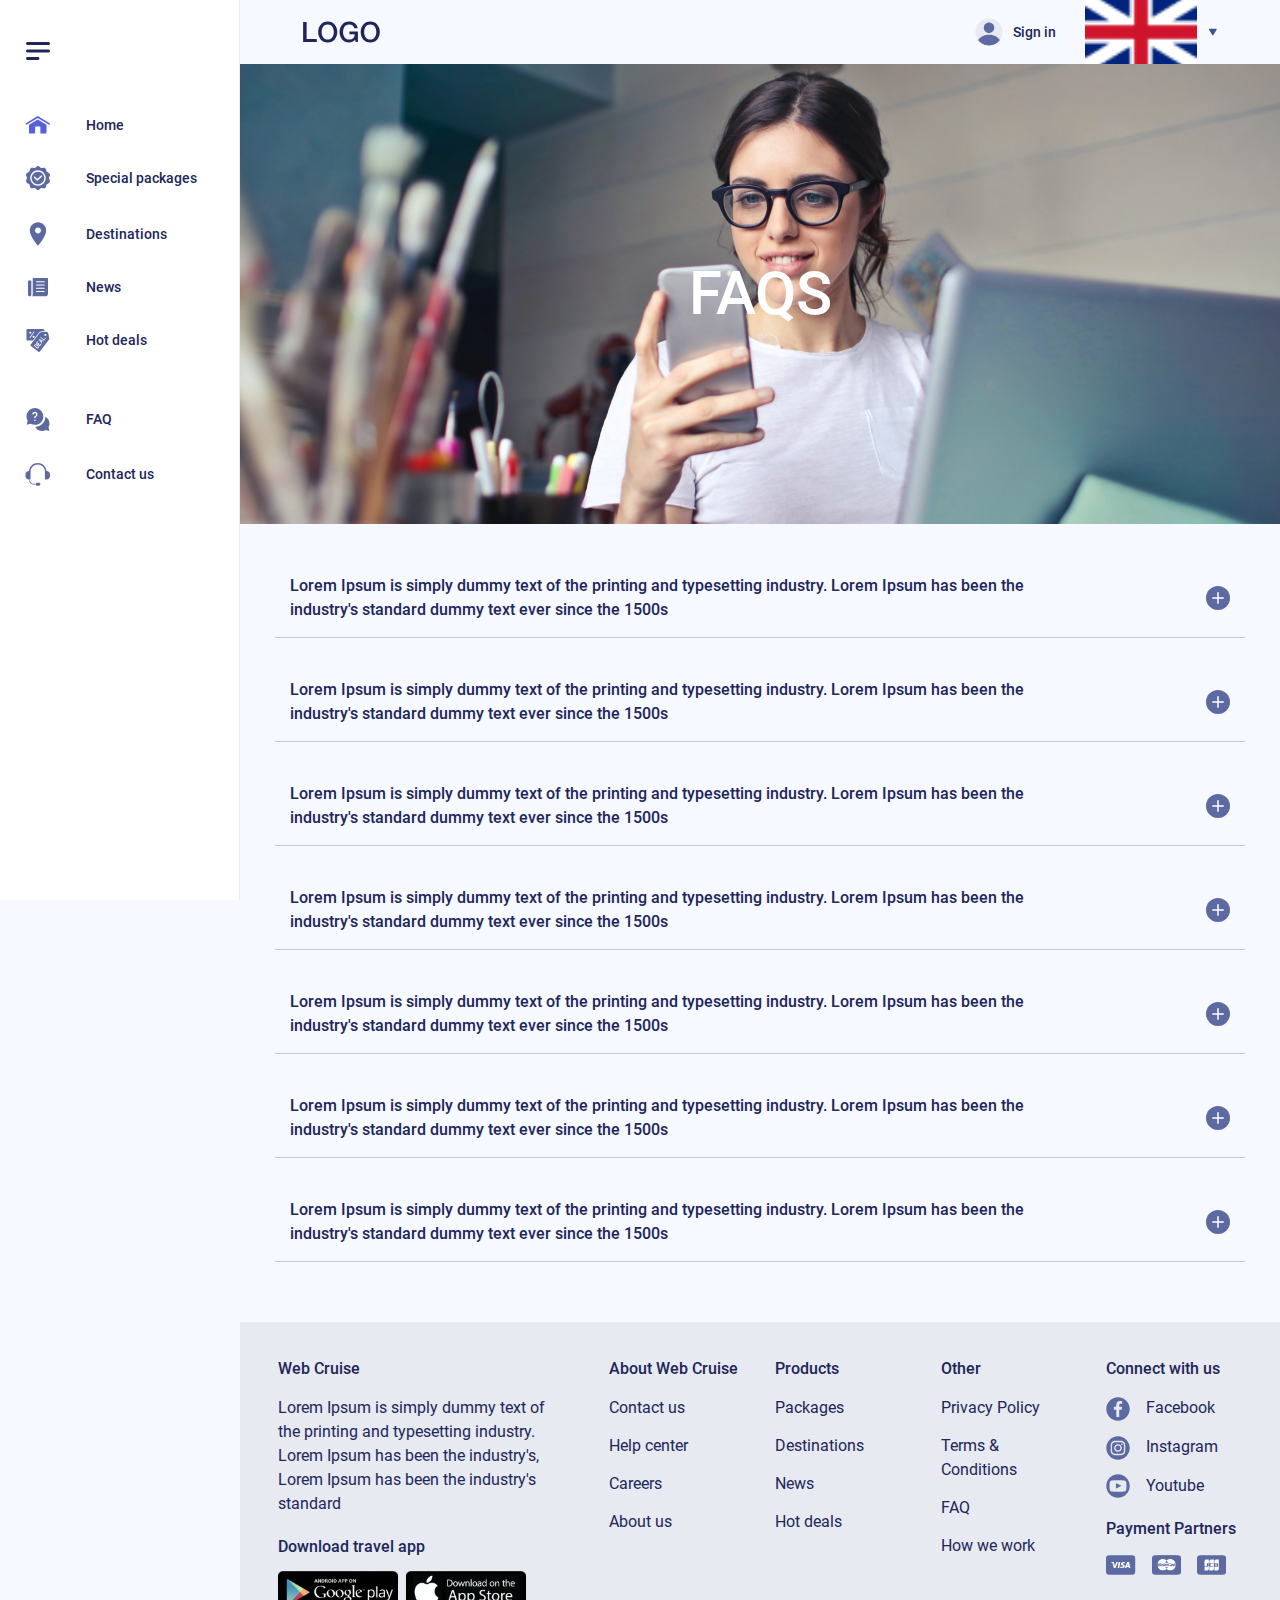
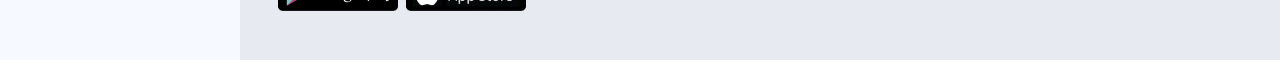
<file: faq.html>
<!DOCTYPE html>
<html lang="vi">
<head>
    <title>FAQ</title>
    <meta charset="utf-8">
    <meta http-equiv="x-ua-compatible" content="ie=edge">
    <meta name="viewport" content="width=device-width, initial-scale=1, user-scalable=no">
    <meta name="format-detection" content="telephone=no">
    <meta http-equiv="X-UA-Compatible" content="IE=edge">
    <link rel="shortcut icon" type="image/x-icon" href="">
    <link rel="stylesheet" href="css/libs/bootstrap.min.css">
    <link rel="stylesheet" href="css/libs/t-datepicker.min.css">
    <link rel="stylesheet" href="css/libs/t-datepicker-purple.css">
    <link rel="stylesheet" href="css/styles.css">
    <link rel="stylesheet" href="css/main.css">
</head>
<body ontouchstart="">
<main class="wrapper">
    <section class="faq">
        <div class="homeLeft">
            <div class="homeLeft__main">
                <div class="homeLeft__option">
                    <div class="homeLeft__tab">
                        <div class="tabHeader">
                            <button class="homeLeft__button">
                            <span><svg xmlns="http://www.w3.org/2000/svg" width="24" height="18" viewBox="0 0 24 18" fill="none">
                            <path d="M12 18H1.5C1.10218 18 0.720645 17.842 0.43934 17.5607C0.158036 17.2794 0 16.8978 0 16.5C0 16.1022 0.158036 15.7206 0.43934 15.4393C0.720645 15.158 1.10218 15 1.5 15H12C12.3978 15 12.7794 15.158 13.0607 15.4393C13.342 15.7206 13.5 16.1022 13.5 16.5C13.5 16.8978 13.342 17.2794 13.0607 17.5607C12.7794 17.842 12.3978 18 12 18Z" fill="#20265A"/>
                            <path d="M22.5 3H1.5C1.10218 3 0.720645 2.84196 0.43934 2.56066C0.158036 2.27936 0 1.89782 0 1.5C0 1.10218 0.158036 0.720644 0.43934 0.43934C0.720645 0.158035 1.10218 0 1.5 0H22.5C22.8978 0 23.2794 0.158035 23.5607 0.43934C23.842 0.720644 24 1.10218 24 1.5C24 1.89782 23.842 2.27936 23.5607 2.56066C23.2794 2.84196 22.8978 3 22.5 3V3Z" fill="#20265A"/>
                            <path d="M22.5 10.5H1.5C1.10218 10.5 0.720645 10.342 0.43934 10.0607C0.158036 9.77936 0 9.39782 0 9C0 8.60218 0.158036 8.22064 0.43934 7.93934C0.720645 7.65804 1.10218 7.5 1.5 7.5H22.5C22.8978 7.5 23.2794 7.65804 23.5607 7.93934C23.842 8.22064 24 8.60218 24 9C24 9.39782 23.842 9.77936 23.5607 10.0607C23.2794 10.342 22.8978 10.5 22.5 10.5V10.5Z" fill="#20265A"/>
                        </svg></span>
                            </button>
                            <p class="showMobile"><svg xmlns="http://www.w3.org/2000/svg" width="77" height="22" viewBox="0 0 77 22" fill="none">
                                <path d="M0.128 1.008H3.628V17.976H13.792V21H0.128V1.008ZM24.7181 3.388C23.6541 3.388 22.7301 3.60267 21.9461 4.032C21.1808 4.46133 20.5555 5.04 20.0701 5.768C19.5848 6.47733 19.2208 7.28933 18.9781 8.204C18.7541 9.11867 18.6421 10.052 18.6421 11.004C18.6421 11.956 18.7541 12.8893 18.9781 13.804C19.2208 14.7187 19.5848 15.54 20.0701 16.268C20.5555 16.9773 21.1808 17.5467 21.9461 17.976C22.7301 18.4053 23.6541 18.62 24.7181 18.62C25.7821 18.62 26.6968 18.4053 27.4621 17.976C28.2461 17.5467 28.8808 16.9773 29.3661 16.268C29.8515 15.54 30.2061 14.7187 30.4301 13.804C30.6728 12.8893 30.7941 11.956 30.7941 11.004C30.7941 10.052 30.6728 9.11867 30.4301 8.204C30.2061 7.28933 29.8515 6.47733 29.3661 5.768C28.8808 5.04 28.2461 4.46133 27.4621 4.032C26.6968 3.60267 25.7821 3.388 24.7181 3.388ZM24.7181 0.532C26.2115 0.532 27.5461 0.812 28.7221 1.372C29.9168 1.932 30.9248 2.688 31.7461 3.64C32.5675 4.592 33.1928 5.70267 33.6221 6.972C34.0701 8.24133 34.2941 9.58533 34.2941 11.004C34.2941 12.4413 34.0701 13.7947 33.6221 15.064C33.1928 16.3333 32.5675 17.444 31.7461 18.396C30.9248 19.348 29.9168 20.104 28.7221 20.664C27.5461 21.2053 26.2115 21.476 24.7181 21.476C23.2248 21.476 21.8808 21.2053 20.6861 20.664C19.5101 20.104 18.5115 19.348 17.6901 18.396C16.8688 17.444 16.2341 16.3333 15.7861 15.064C15.3568 13.7947 15.1421 12.4413 15.1421 11.004C15.1421 9.58533 15.3568 8.24133 15.7861 6.972C16.2341 5.70267 16.8688 4.592 17.6901 3.64C18.5115 2.688 19.5101 1.932 20.6861 1.372C21.8808 0.812 23.2248 0.532 24.7181 0.532ZM54.9236 21H52.6836L52.1516 18.648C51.2182 19.712 50.2849 20.4493 49.3516 20.86C48.4182 21.2707 47.3449 21.476 46.1316 21.476C44.6382 21.476 43.2942 21.2053 42.0996 20.664C40.9236 20.104 39.9249 19.348 39.1036 18.396C38.2822 17.444 37.6476 16.3333 37.1996 15.064C36.7702 13.7947 36.5556 12.4413 36.5556 11.004C36.5556 9.58533 36.7702 8.24133 37.1996 6.972C37.6476 5.70267 38.2822 4.592 39.1036 3.64C39.9249 2.688 40.9236 1.932 42.0996 1.372C43.2942 0.812 44.6382 0.532 46.1316 0.532C47.2142 0.532 48.2409 0.681333 49.2116 0.979999C50.2009 1.26 51.0782 1.68933 51.8436 2.268C52.6089 2.828 53.2436 3.53733 53.7476 4.396C54.2516 5.25467 54.5689 6.244 54.6996 7.364H51.2836C51.1902 6.71067 50.9849 6.14133 50.6676 5.656C50.3689 5.152 49.9862 4.732 49.5196 4.396C49.0529 4.06 48.5302 3.808 47.9516 3.64C47.3729 3.472 46.7662 3.388 46.1316 3.388C45.0676 3.388 44.1436 3.60267 43.3596 4.032C42.5942 4.46133 41.9689 5.04 41.4836 5.768C40.9982 6.47733 40.6342 7.28933 40.3916 8.204C40.1676 9.11867 40.0556 10.052 40.0556 11.004C40.0556 11.956 40.1676 12.8893 40.3916 13.804C40.6342 14.7187 40.9982 15.54 41.4836 16.268C41.9689 16.9773 42.5942 17.5467 43.3596 17.976C44.1436 18.4053 45.0676 18.62 46.1316 18.62C47.0276 18.6387 47.8209 18.5267 48.5116 18.284C49.2022 18.0227 49.7809 17.6587 50.2476 17.192C50.7329 16.7067 51.0969 16.1187 51.3396 15.428C51.5822 14.7373 51.7129 13.972 51.7316 13.132H46.4116V10.472H54.9236V21ZM67.2377 3.388C66.1737 3.388 65.2497 3.60267 64.4657 4.032C63.7003 4.46133 63.075 5.04 62.5897 5.768C62.1043 6.47733 61.7403 7.28933 61.4977 8.204C61.2737 9.11867 61.1617 10.052 61.1617 11.004C61.1617 11.956 61.2737 12.8893 61.4977 13.804C61.7403 14.7187 62.1043 15.54 62.5897 16.268C63.075 16.9773 63.7003 17.5467 64.4657 17.976C65.2497 18.4053 66.1737 18.62 67.2377 18.62C68.3017 18.62 69.2163 18.4053 69.9817 17.976C70.7657 17.5467 71.4003 16.9773 71.8857 16.268C72.371 15.54 72.7257 14.7187 72.9497 13.804C73.1923 12.8893 73.3137 11.956 73.3137 11.004C73.3137 10.052 73.1923 9.11867 72.9497 8.204C72.7257 7.28933 72.371 6.47733 71.8857 5.768C71.4003 5.04 70.7657 4.46133 69.9817 4.032C69.2163 3.60267 68.3017 3.388 67.2377 3.388ZM67.2377 0.532C68.731 0.532 70.0657 0.812 71.2417 1.372C72.4363 1.932 73.4443 2.688 74.2657 3.64C75.087 4.592 75.7123 5.70267 76.1417 6.972C76.5897 8.24133 76.8137 9.58533 76.8137 11.004C76.8137 12.4413 76.5897 13.7947 76.1417 15.064C75.7123 16.3333 75.087 17.444 74.2657 18.396C73.4443 19.348 72.4363 20.104 71.2417 20.664C70.0657 21.2053 68.731 21.476 67.2377 21.476C65.7443 21.476 64.4003 21.2053 63.2057 20.664C62.0297 20.104 61.031 19.348 60.2097 18.396C59.3883 17.444 58.7537 16.3333 58.3057 15.064C57.8763 13.7947 57.6617 12.4413 57.6617 11.004C57.6617 9.58533 57.8763 8.24133 58.3057 6.972C58.7537 5.70267 59.3883 4.592 60.2097 3.64C61.031 2.688 62.0297 1.932 63.2057 1.372C64.4003 0.812 65.7443 0.532 67.2377 0.532Z" fill="#20265A"></path>
                            </svg></p>
                        </div>
                        <div class="tabHeader__close showMobile">
                            <svg xmlns="http://www.w3.org/2000/svg" width="14" height="14" viewBox="0 0 14 14">
                                <path xmlns="http://www.w3.org/2000/svg" d="M13 1L1 13" fill="#20265A" stroke="#20265A" stroke-width="2" stroke-linecap="round" stroke-linejoin="round"/>
                                <path d="M1 1L13 13" stroke="#20265A" stroke-width="2" stroke-linecap="round" stroke-linejoin="round"/>
                            </svg>
                        </div>
                    </div>
                    <div class="homeLeft__group">
                        <div class="homeLeft__icon">
                            <svg xmlns="http://www.w3.org/2000/svg" width="25" height="18" viewBox="0 0 25 18" fill="none">
                                <path d="M23.1663 8.62007L12.2498 1.90181L1.33329 8.62007C0.921161 8.87294 0.382161 8.74519 0.130161 8.33307C-0.123589 7.92182 0.005036 7.38282 0.417161 7.12994L11.7922 0.129938C12.073 -0.0433125 12.4283 -0.0433125 12.7092 0.129938L24.0842 7.12994C24.4963 7.38369 24.624 7.92182 24.3712 8.33307C24.1157 8.74694 23.5749 8.87207 23.1663 8.62007Z" fill="#5562DA"/>
                                <path d="M21 8.82747V17.4996H14.875V10.9371C14.875 10.6956 14.679 10.4996 14.4375 10.4996H10.0625C9.821 10.4996 9.625 10.6956 9.625 10.9371V17.4996H3.5V8.82747L12.25 3.4436L21 8.82747Z" fill="#5562DA"/>
                            </svg>
                            <p class="medium blueDark">Home</p>
                        </div>
                        <div class="homeLeft__icon">
                            <svg width="24" height="24" viewBox="0 0 24 24" fill="none" xmlns="http://www.w3.org/2000/svg">
                                <path d="M22.9928 7.07058L20.5426 5.60462L19.9905 3.31946C19.7454 2.30597 18.8067 1.63032 17.7775 1.71132L14.9739 1.9283L13.3678 0.506303C12.5768 -0.16865 11.426 -0.16865 10.6322 0.5056L9.02617 1.92826L6.22258 1.71127C5.20497 1.63988 4.25397 2.30658 4.03492 3.2363C3.98959 3.37721 3.17083 5.92229 3.22398 5.75696L1.00764 7.06983C0.119825 7.61504 -0.235862 8.70952 0.161685 9.67224L1.11817 11.9904L0.162388 14.3078C-0.235862 15.2712 0.120481 16.365 1.00764 16.9095L3.45536 18.3652L4.00947 20.6607C4.25322 21.6735 5.18776 22.3457 6.22253 22.2688L8.99589 22.0546L10.6322 23.4933C11.0284 23.8311 11.5139 24 12 24C12.4855 24 12.9716 23.8311 13.3678 23.4932L15.0041 22.0546L17.7775 22.2688C18.8253 22.3518 19.7468 21.6741 19.9905 20.6606L20.5426 18.3755L22.9928 16.9095C23.8792 16.365 24.2349 15.2712 23.838 14.3078L22.8815 11.9904L23.8387 9.67158C24.2356 8.70962 23.8799 7.61508 22.9928 7.07058ZM12 19.7344C7.73528 19.7344 4.26564 16.2647 4.26564 12C4.26564 7.73527 7.73528 4.26563 12 4.26563C16.2647 4.26563 19.7344 7.73527 19.7344 12C19.7344 16.2647 16.2647 19.7344 12 19.7344Z" fill="#5C6AA1"/>
                                <path d="M12 5.67188C8.51048 5.67188 5.67188 8.51048 5.67188 12C5.67188 15.4895 8.51048 18.3281 12 18.3281C15.4895 18.3281 18.3281 15.4895 18.3281 12C18.3281 8.51048 15.4895 5.67188 12 5.67188ZM16.0127 10.3877L11.794 14.6065C11.6566 14.7438 11.4767 14.8125 11.2969 14.8125C11.117 14.8125 10.9371 14.7438 10.7998 14.6065L7.98727 11.794C7.71263 11.5193 7.71263 11.0744 7.98727 10.7997C8.26191 10.5251 8.70689 10.5251 8.98153 10.7997L11.2969 13.1151L15.0185 9.39347C15.2932 9.11883 15.7381 9.11883 16.0128 9.39347C16.2874 9.66811 16.2874 10.1131 16.0127 10.3877Z" fill="#5C6AA1"/>
                            </svg>
                            <p class="medium blueDark">Special packages</p>
                        </div>
                        <div class="homeLeft__icon">
                            <svg xmlns="http://www.w3.org/2000/svg" width="18" height="24" viewBox="0 0 18 24" fill="none">
                                <path d="M8.99967 0.333252C4.48467 0.333252 0.833008 3.98492 0.833008 8.49992C0.833008 14.6249 8.99967 23.6666 8.99967 23.6666C8.99967 23.6666 17.1663 14.6249 17.1663 8.49992C17.1663 3.98492 13.5147 0.333252 8.99967 0.333252ZM8.99967 11.4166C7.38967 11.4166 6.08301 10.1099 6.08301 8.49992C6.08301 6.88992 7.38967 5.58325 8.99967 5.58325C10.6097 5.58325 11.9163 6.88992 11.9163 8.49992C11.9163 10.1099 10.6097 11.4166 8.99967 11.4166Z" fill="#5C6AA1"/>
                            </svg>
                            <p class="medium blueDark">Destinations</p>
                        </div>
                        <div class="homeLeft__icon">
                            <svg xmlns="http://www.w3.org/2000/svg" width="20" height="19" viewBox="0 0 20 19" fill="none">
                                <path d="M19.4548 0H5.27172C4.97047 0 4.72615 0.241501 4.72615 0.53928V16.7157C4.72415 17.3008 4.52778 17.8693 4.16699 18.3333H17.2729C18.7785 18.3318 19.9987 17.1256 20.0003 15.6371V0.53928C20.0003 0.241501 19.756 0 19.4548 0V0ZM16.1817 14.0195H8.54474C8.24349 14.0195 7.99917 13.7782 7.99917 13.4804C7.99917 13.1826 8.24349 12.9411 8.54474 12.9411H16.1817C16.483 12.9411 16.7273 13.1826 16.7273 13.4804C16.7273 13.7782 16.483 14.0195 16.1817 14.0195ZM16.1817 10.7842H8.54474C8.24349 10.7842 7.99917 10.5429 7.99917 10.2451C7.99917 9.94735 8.24349 9.70585 8.54474 9.70585H16.1817C16.483 9.70585 16.7273 9.94735 16.7273 10.2451C16.7273 10.5429 16.483 10.7842 16.1817 10.7842ZM16.1817 7.54893H8.54474C8.24349 7.54893 7.99917 7.30762 7.99917 7.00984C7.99917 6.71207 8.24349 6.47056 8.54474 6.47056H16.1817C16.483 6.47056 16.7273 6.71207 16.7273 7.00984C16.7273 7.30762 16.483 7.54893 16.1817 7.54893ZM16.1817 4.31364H8.54474C8.24349 4.31364 7.99917 4.07234 7.99917 3.77456C7.99917 3.47678 8.24349 3.23528 8.54474 3.23528H16.1817C16.483 3.23528 16.7273 3.47678 16.7273 3.77456C16.7273 4.07234 16.483 4.31364 16.1817 4.31364Z" fill="#5C6AA1"/>
                                <path d="M2.77771 2.5H0.555623C0.24882 2.5 0 2.73619 0 3.02765V16.75C0 17.6244 0.746257 18.3333 1.66667 18.3333C2.58708 18.3333 3.33333 17.6244 3.33333 16.75V3.02765C3.33333 2.73619 3.08451 2.5 2.77771 2.5Z" fill="#5C6AA1"/>
                            </svg>
                            <p class="medium blueDark">News</p>
                        </div>
                        <div class="homeLeft__icon">
                            <svg xmlns="http://www.w3.org/2000/svg" width="23" height="23" viewBox="0 0 23 23" fill="none">
                                <path fill-rule="evenodd" clip-rule="evenodd" d="M6.37169 11.5158H1.06796C0.479734 11.5158 0 11.0361 0 10.4478V1.06796C0 0.479733 0.479781 0 1.06796 0H16.1518C16.4657 0 16.7359 0.120339 16.9458 0.353757L18.5028 2.08466L14.1079 2.42886C13.5788 2.47028 13.1201 2.71927 12.7971 3.14029L6.37169 11.5158ZM3.78159 2.78443C3.23493 2.78443 2.79184 3.22752 2.79184 3.77418C2.79184 4.32085 3.23493 4.76394 3.78159 4.76394C4.32826 4.76394 4.77135 4.32085 4.77135 3.77418C4.77135 3.22752 4.32826 2.78443 3.78159 2.78443ZM7.21492 2.65549L3.04613 8.4582C2.92331 8.62889 2.96205 8.8668 3.13274 8.98967C3.30344 9.11249 3.54134 9.07375 3.66421 8.90311L7.833 3.1004C7.95583 2.92971 7.91708 2.69175 7.74639 2.56893C7.5757 2.44606 7.33774 2.4848 7.21492 2.65549ZM7.09396 6.75181C6.5473 6.75181 6.10421 7.1949 6.10421 7.74156C6.10421 8.28822 6.5473 8.73132 7.09396 8.73132C7.64062 8.73132 8.08372 8.28822 8.08372 7.74156C8.08376 7.19495 7.64062 6.75181 7.09396 6.75181Z" fill="#5C6AA1"/>
                                <path fill-rule="evenodd" clip-rule="evenodd" d="M22.5399 10.615C22.7309 10.366 22.7999 10.0783 22.7425 9.76971L21.8154 4.78362C21.6963 4.14376 21.4944 3.58744 20.978 3.19126C20.4616 2.79509 19.872 2.74406 19.2231 2.79489L14.1671 3.19088C13.8541 3.21539 13.5942 3.35651 13.4031 3.60555L4.22183 15.5733C3.86382 16.04 3.95239 16.7127 4.41909 17.0707L11.8613 22.7801C12.328 23.1381 13.0006 23.0495 13.3586 22.5828L22.5399 10.615ZM18.1023 5.30884C17.7685 5.74385 17.8507 6.36705 18.2857 6.70079C18.7207 7.03453 19.3439 6.95241 19.6776 6.51739C20.0114 6.08237 19.9293 5.45918 19.4942 5.12544C19.0592 4.7917 18.436 4.87382 18.1023 5.30884ZM18.5185 9.1575L17.5087 10.4743L14.5109 8.17524C14.3436 8.04745 14.1043 8.07951 13.9764 8.2469C13.8487 8.41425 13.8808 8.65354 14.0481 8.78138L17.3477 11.312C17.5151 11.4397 17.7544 11.4076 17.8822 11.2403L19.1246 9.62032C19.2524 9.45297 19.2204 9.21368 19.053 9.08584C18.8856 8.95805 18.6463 8.99015 18.5185 9.1575ZM15.5371 13.9288L14.9416 13.0697L15.7347 12.0357L16.7187 12.3881C16.9174 12.459 17.136 12.3554 17.2069 12.1567C17.2779 11.9579 17.1743 11.7394 16.9755 11.6685L12.8641 10.1964L12.8638 10.1973C12.7523 10.1577 12.624 10.1703 12.5192 10.2426C12.3461 10.3621 12.3026 10.5995 12.4222 10.7726L14.9101 14.3617C15.0296 14.5348 15.2669 14.5783 15.4401 14.4587C15.6132 14.3393 15.6567 14.1019 15.5371 13.9288ZM13.7265 11.3167L14.4855 12.4116L14.9808 11.7658L13.7265 11.3167ZM14.1857 14.807C14.3135 14.6396 14.5528 14.6075 14.7202 14.7353C14.8876 14.8631 14.9197 15.1024 14.7919 15.2698L13.5495 16.8897C13.4217 17.0571 13.1824 17.0892 13.015 16.9614L9.71536 14.4308C9.54801 14.303 9.51591 14.0638 9.6437 13.8964L10.8861 12.2764C11.0139 12.109 11.2532 12.0769 11.4206 12.2047C11.588 12.3325 11.6201 12.5718 11.4923 12.7392L10.4814 14.0573L11.5261 14.8585L12.1735 14.0143C12.3013 13.8469 12.5406 13.8148 12.708 13.9426C12.8753 14.0704 12.9074 14.3097 12.7796 14.4771L12.1312 15.3226L13.1759 16.1238L14.1857 14.807ZM7.57796 16.5899L8.1992 15.7799C8.43419 15.4735 8.77304 15.291 9.12967 15.244C9.48557 15.1971 9.8593 15.2851 10.1649 15.5194L11.8445 16.8076C12.1509 17.0426 12.3334 17.3815 12.3804 17.7381C12.4273 18.094 12.3393 18.4677 12.1049 18.7733L11.4837 19.5833C11.3559 19.7506 11.1166 19.7827 10.9492 19.6549L7.64962 17.1244C7.48222 16.9966 7.45017 16.7573 7.57796 16.5899ZM8.80529 16.2427C8.91192 16.1036 9.06594 16.0208 9.22817 15.9995C9.39103 15.978 9.56215 16.0183 9.70203 16.1256L11.3817 17.4138C11.5207 17.5204 11.6036 17.6744 11.6249 17.8366C11.6464 17.9995 11.6061 18.1706 11.4988 18.3105L11.1101 18.8173L8.41565 16.7508L8.80529 16.2427Z" fill="#5C6AA1"/>
                            </svg>
                            <p class="medium blueDark">Hot deals</p>
                        </div>
                    </div>
                    <div class="homeLeft__group">
                        <div class="homeLeft__icon">
                            <svg xmlns="http://www.w3.org/2000/svg" width="23" height="23" viewBox="0 0 23 23" fill="none">
                                <path d="M23.0005 15.5238C23.0005 12.6537 21.354 10.0922 18.888 8.84619C18.8114 14.3493 14.3498 18.8109 8.84668 18.8875C10.0927 21.3535 12.6542 23 15.5243 23C16.87 23 18.1786 22.6416 19.3284 21.9607L22.9679 22.9674L21.9612 19.3279C22.6421 18.1781 23.0005 16.8695 23.0005 15.5238Z" fill="#5C6AA1"/>
                                <path d="M16.8077 8.40385C16.8077 3.76988 13.0378 0 8.40385 0C3.76988 0 0 3.76988 0 8.40385C0 9.91408 0.40199 11.3845 1.16534 12.6755L0.0308965 16.7766L4.13224 15.6424C5.42317 16.4057 6.89361 16.8077 8.40385 16.8077C13.0378 16.8077 16.8077 13.0378 16.8077 8.40385ZM7.11425 6.44796H5.82466C5.82466 5.02572 6.9816 3.86878 8.40385 3.86878C9.82609 3.86878 10.983 5.02572 10.983 6.44796C10.983 7.16983 10.6774 7.86366 10.1443 8.35129L9.04864 9.35408V10.3597H7.75905V8.78619L9.27365 7.39988C9.54433 7.1522 9.69344 6.81419 9.69344 6.44796C9.69344 5.73684 9.11497 5.15837 8.40385 5.15837C7.69272 5.15837 7.11425 5.73684 7.11425 6.44796ZM7.75905 11.6493H9.04864V12.9389H7.75905V11.6493Z" fill="#5C6AA1"/>
                            </svg>
                            <p class="medium blueDark">FAQ</p>
                        </div>
                        <div class="homeLeft__icon">
                            <svg xmlns="http://www.w3.org/2000/svg" width="25" height="23" viewBox="0 0 25 23" fill="none">
                                <path fill-rule="evenodd" clip-rule="evenodd" d="M14.875 21.2829C14.875 20.4727 14.1959 19.8159 13.3582 19.8159H11.5009C11.0987 19.8159 10.7129 19.9705 10.4284 20.2456C10.144 20.5207 9.98415 20.8939 9.98415 21.2829C9.98415 22.0932 10.6632 22.75 11.5009 22.75H13.3582C14.1959 22.75 14.875 22.0932 14.875 21.2829ZM3.5 17.5C3.75335 17.5187 4.05985 17.5295 4.36773 17.512C4.53175 18.3166 4.93923 19.0628 5.54746 19.6511C6.35493 20.4321 7.45007 20.8709 8.59198 20.8709H9.17072C9.1452 21.0059 9.13209 21.1438 9.13209 21.2829C9.13209 21.4236 9.1452 21.5614 9.17034 21.695H8.59198C7.22408 21.695 5.91219 21.1694 4.94496 20.2339C4.17332 19.4875 3.67141 18.529 3.5 17.5Z" fill="#5C6AA1"/>
                                <path fill-rule="evenodd" clip-rule="evenodd" d="M2.7852 16.5388C2.10518 16.4251 1.47239 16.1047 0.978421 15.6151C0.351948 14.9942 0 14.152 0 13.2739V11.2563C0 10.3781 0.351948 9.536 0.978421 8.91509C1.60489 8.29418 2.45459 7.94531 3.34057 7.94531H3.56293C3.91837 3.49879 7.67195 0 12.25 0C16.8281 0 20.5816 3.49879 20.9371 7.94531H21.1594C22.0454 7.94531 22.8951 8.29418 23.5216 8.91509C24.1481 9.536 24.5 10.3781 24.5 11.2563V13.2739C24.5 14.152 24.1481 14.9942 23.5216 15.6151C22.8951 16.236 22.0454 16.5849 21.1594 16.5849H20.1736C19.7648 16.5849 19.4334 16.2563 19.4334 15.8512V8.63722C19.4334 4.70518 16.2173 1.51765 12.25 1.51765C8.28272 1.51765 5.06662 4.70518 5.06662 8.63722V15.8512C5.06662 16.1372 4.90139 16.3851 4.66031 16.5061C3.99671 16.7343 2.96756 16.5693 2.7852 16.5388Z" fill="#5C6AA1"/>
                            </svg>
                            <p class="medium blueDark">Contact us</p>
                        </div>
                    </div>
                </div>
                <div class="homeLeft__language showMobile">
                    <div class="header__lang">
                        <div class="dropdown">
                            <p class="colorBluedark900 selectLang">Select languages</p>
                            <button type="button" data-toggle="dropdown" class="header__btn" aria-expanded="false">
                                <div class="langButton__title">
                                    <img src="images/eng.jpg">
                                    <p class="text16 colorBluedark900 medium">English</p>
                                </div>

                                <svg width="8" height="14" viewBox="0 0 8 14" fill="none" xmlns="http://www.w3.org/2000/svg">
                                    <path fill-rule="evenodd" clip-rule="evenodd" d="M0.292893 13.7071C-0.0976315 13.3166 -0.0976316 12.6834 0.292893 12.2929L5.58579 7L0.292892 1.70711C-0.0976326 1.31658 -0.0976326 0.683418 0.292892 0.292894C0.683416 -0.0976308 1.31658 -0.0976309 1.70711 0.292894L7.70711 6.29289C8.09763 6.68342 8.09763 7.31658 7.70711 7.70711L1.70711 13.7071C1.31658 14.0976 0.683417 14.0976 0.292893 13.7071Z" fill="#5C6AA1"/>
                                </svg>
                            </button>
                            <div class="dropdown-menu" style="">
                                <div class="listLang"><a href="#" class="dropdown-item"><img src="images/lang-uk.png"><span>English</span></a><a href="#" class="dropdown-item"><img src="images/lang-thailand.png"><span>ภาษาไทย</span></a><a href="#" class="dropdown-item"><img src="images/lang-france.png"><span>Français</span></a><a href="#" class="dropdown-item"><img src="images/lang-china.png"><span>China</span></a></div>
                            </div>
                        </div>
                    </div>
                </div>
            </div>
        </div>
        <div class="homeRight">
            <div class="destinations__body">
                <div class="homeRight__header">
                    <div class="logo flexIcon">
                        <svg class="showMobile mr15" xmlns="http://www.w3.org/2000/svg" width="24" height="18" viewBox="0 0 24 18" fill="none">
                            <path d="M12 18H1.5C1.10218 18 0.720645 17.842 0.43934 17.5607C0.158036 17.2794 0 16.8978 0 16.5C0 16.1022 0.158036 15.7206 0.43934 15.4393C0.720645 15.158 1.10218 15 1.5 15H12C12.3978 15 12.7794 15.158 13.0607 15.4393C13.342 15.7206 13.5 16.1022 13.5 16.5C13.5 16.8978 13.342 17.2794 13.0607 17.5607C12.7794 17.842 12.3978 18 12 18Z" fill="#20265A"></path>
                            <path d="M22.5 3H1.5C1.10218 3 0.720645 2.84196 0.43934 2.56066C0.158036 2.27936 0 1.89782 0 1.5C0 1.10218 0.158036 0.720644 0.43934 0.43934C0.720645 0.158035 1.10218 0 1.5 0H22.5C22.8978 0 23.2794 0.158035 23.5607 0.43934C23.842 0.720644 24 1.10218 24 1.5C24 1.89782 23.842 2.27936 23.5607 2.56066C23.2794 2.84196 22.8978 3 22.5 3V3Z" fill="#20265A"></path>
                            <path d="M22.5 10.5H1.5C1.10218 10.5 0.720645 10.342 0.43934 10.0607C0.158036 9.77936 0 9.39782 0 9C0 8.60218 0.158036 8.22064 0.43934 7.93934C0.720645 7.65804 1.10218 7.5 1.5 7.5H22.5C22.8978 7.5 23.2794 7.65804 23.5607 7.93934C23.842 8.22064 24 8.60218 24 9C24 9.39782 23.842 9.77936 23.5607 10.0607C23.2794 10.342 22.8978 10.5 22.5 10.5V10.5Z" fill="#20265A"></path>
                        </svg>
                        <a href="index.html">
                            <svg xmlns="http://www.w3.org/2000/svg" width="77" height="22" viewBox="0 0 77 22" fill="none">
                                <path d="M0.128 1.008H3.628V17.976H13.792V21H0.128V1.008ZM24.7181 3.388C23.6541 3.388 22.7301 3.60267 21.9461 4.032C21.1808 4.46133 20.5555 5.04 20.0701 5.768C19.5848 6.47733 19.2208 7.28933 18.9781 8.204C18.7541 9.11867 18.6421 10.052 18.6421 11.004C18.6421 11.956 18.7541 12.8893 18.9781 13.804C19.2208 14.7187 19.5848 15.54 20.0701 16.268C20.5555 16.9773 21.1808 17.5467 21.9461 17.976C22.7301 18.4053 23.6541 18.62 24.7181 18.62C25.7821 18.62 26.6968 18.4053 27.4621 17.976C28.2461 17.5467 28.8808 16.9773 29.3661 16.268C29.8515 15.54 30.2061 14.7187 30.4301 13.804C30.6728 12.8893 30.7941 11.956 30.7941 11.004C30.7941 10.052 30.6728 9.11867 30.4301 8.204C30.2061 7.28933 29.8515 6.47733 29.3661 5.768C28.8808 5.04 28.2461 4.46133 27.4621 4.032C26.6968 3.60267 25.7821 3.388 24.7181 3.388ZM24.7181 0.532C26.2115 0.532 27.5461 0.812 28.7221 1.372C29.9168 1.932 30.9248 2.688 31.7461 3.64C32.5675 4.592 33.1928 5.70267 33.6221 6.972C34.0701 8.24133 34.2941 9.58533 34.2941 11.004C34.2941 12.4413 34.0701 13.7947 33.6221 15.064C33.1928 16.3333 32.5675 17.444 31.7461 18.396C30.9248 19.348 29.9168 20.104 28.7221 20.664C27.5461 21.2053 26.2115 21.476 24.7181 21.476C23.2248 21.476 21.8808 21.2053 20.6861 20.664C19.5101 20.104 18.5115 19.348 17.6901 18.396C16.8688 17.444 16.2341 16.3333 15.7861 15.064C15.3568 13.7947 15.1421 12.4413 15.1421 11.004C15.1421 9.58533 15.3568 8.24133 15.7861 6.972C16.2341 5.70267 16.8688 4.592 17.6901 3.64C18.5115 2.688 19.5101 1.932 20.6861 1.372C21.8808 0.812 23.2248 0.532 24.7181 0.532ZM54.9236 21H52.6836L52.1516 18.648C51.2182 19.712 50.2849 20.4493 49.3516 20.86C48.4182 21.2707 47.3449 21.476 46.1316 21.476C44.6382 21.476 43.2942 21.2053 42.0996 20.664C40.9236 20.104 39.9249 19.348 39.1036 18.396C38.2822 17.444 37.6476 16.3333 37.1996 15.064C36.7702 13.7947 36.5556 12.4413 36.5556 11.004C36.5556 9.58533 36.7702 8.24133 37.1996 6.972C37.6476 5.70267 38.2822 4.592 39.1036 3.64C39.9249 2.688 40.9236 1.932 42.0996 1.372C43.2942 0.812 44.6382 0.532 46.1316 0.532C47.2142 0.532 48.2409 0.681333 49.2116 0.979999C50.2009 1.26 51.0782 1.68933 51.8436 2.268C52.6089 2.828 53.2436 3.53733 53.7476 4.396C54.2516 5.25467 54.5689 6.244 54.6996 7.364H51.2836C51.1902 6.71067 50.9849 6.14133 50.6676 5.656C50.3689 5.152 49.9862 4.732 49.5196 4.396C49.0529 4.06 48.5302 3.808 47.9516 3.64C47.3729 3.472 46.7662 3.388 46.1316 3.388C45.0676 3.388 44.1436 3.60267 43.3596 4.032C42.5942 4.46133 41.9689 5.04 41.4836 5.768C40.9982 6.47733 40.6342 7.28933 40.3916 8.204C40.1676 9.11867 40.0556 10.052 40.0556 11.004C40.0556 11.956 40.1676 12.8893 40.3916 13.804C40.6342 14.7187 40.9982 15.54 41.4836 16.268C41.9689 16.9773 42.5942 17.5467 43.3596 17.976C44.1436 18.4053 45.0676 18.62 46.1316 18.62C47.0276 18.6387 47.8209 18.5267 48.5116 18.284C49.2022 18.0227 49.7809 17.6587 50.2476 17.192C50.7329 16.7067 51.0969 16.1187 51.3396 15.428C51.5822 14.7373 51.7129 13.972 51.7316 13.132H46.4116V10.472H54.9236V21ZM67.2377 3.388C66.1737 3.388 65.2497 3.60267 64.4657 4.032C63.7003 4.46133 63.075 5.04 62.5897 5.768C62.1043 6.47733 61.7403 7.28933 61.4977 8.204C61.2737 9.11867 61.1617 10.052 61.1617 11.004C61.1617 11.956 61.2737 12.8893 61.4977 13.804C61.7403 14.7187 62.1043 15.54 62.5897 16.268C63.075 16.9773 63.7003 17.5467 64.4657 17.976C65.2497 18.4053 66.1737 18.62 67.2377 18.62C68.3017 18.62 69.2163 18.4053 69.9817 17.976C70.7657 17.5467 71.4003 16.9773 71.8857 16.268C72.371 15.54 72.7257 14.7187 72.9497 13.804C73.1923 12.8893 73.3137 11.956 73.3137 11.004C73.3137 10.052 73.1923 9.11867 72.9497 8.204C72.7257 7.28933 72.371 6.47733 71.8857 5.768C71.4003 5.04 70.7657 4.46133 69.9817 4.032C69.2163 3.60267 68.3017 3.388 67.2377 3.388ZM67.2377 0.532C68.731 0.532 70.0657 0.812 71.2417 1.372C72.4363 1.932 73.4443 2.688 74.2657 3.64C75.087 4.592 75.7123 5.70267 76.1417 6.972C76.5897 8.24133 76.8137 9.58533 76.8137 11.004C76.8137 12.4413 76.5897 13.7947 76.1417 15.064C75.7123 16.3333 75.087 17.444 74.2657 18.396C73.4443 19.348 72.4363 20.104 71.2417 20.664C70.0657 21.2053 68.731 21.476 67.2377 21.476C65.7443 21.476 64.4003 21.2053 63.2057 20.664C62.0297 20.104 61.031 19.348 60.2097 18.396C59.3883 17.444 58.7537 16.3333 58.3057 15.064C57.8763 13.7947 57.6617 12.4413 57.6617 11.004C57.6617 9.58533 57.8763 8.24133 58.3057 6.972C58.7537 5.70267 59.3883 4.592 60.2097 3.64C61.031 2.688 62.0297 1.932 63.2057 1.372C64.4003 0.812 65.7443 0.532 67.2377 0.532Z" fill="#20265A"/>
                            </svg>
                        </a>
                    </div>
                    <div class="headerReaction showMobile">
                        <div class="iconReaction">
                            <svg width="20" height="19" viewBox="0 0 20 19" fill="none" xmlns="http://www.w3.org/2000/svg">
                                <path d="M9.44376 2.90005L9.99994 3.51506L10.5562 2.90013C12.4289 0.829975 15.6354 0.773233 17.5809 2.71882C18.4971 3.63494 19 4.84893 19 6.14474C19 7.4406 18.497 8.65447 17.5811 9.56972L17.5809 9.56993L10 17.1516L2.4191 9.57066L2.41891 9.57047C1.50309 8.6553 1.00002 7.44071 1.00002 6.14474L1.00002 6.14265C0.998243 5.5068 1.12262 4.87691 1.36596 4.28946C1.60929 3.70201 1.96674 3.16866 2.41761 2.7203L2.41762 2.72031L2.4191 2.71882C4.36418 0.773744 7.57055 0.828748 9.44376 2.90005Z" fill="#FD6431" stroke="#FD6431" stroke-width="1.5"/>
                            </svg>
                            <p>2</p>
                        </div>


                    </div>
                    <div class="header__group showDesktop">
                        <div class="header__sign">
                            <svg xmlns="http://www.w3.org/2000/svg" width="28" height="28" viewBox="0 0 28 28" fill="none">
                                <path d="M14 27.5625C21.4904 27.5625 27.5625 21.4904 27.5625 14C27.5625 6.50964 21.4904 0.4375 14 0.4375C6.50964 0.4375 0.4375 6.50964 0.4375 14C0.4375 21.4904 6.50964 27.5625 14 27.5625Z" fill="#E7EAF1"/>
                                <path d="M24.8836 22.0827C23.6187 20.3893 21.9762 19.0142 20.0867 18.0668C18.1973 17.1193 16.1129 16.6257 13.9992 16.625C11.8854 16.6243 9.80073 17.1167 7.91066 18.0629C6.02059 19.0092 4.37728 20.3832 3.11133 22.0759C4.37084 23.7771 6.01147 25.1596 7.90165 26.1124C9.79183 27.0652 11.879 27.5619 13.9957 27.5625C16.1125 27.5632 18.1999 27.0678 20.0907 26.1162C21.9815 25.1646 23.623 23.7832 24.8836 22.0827Z" fill="#5C6AA1"/>
                                <path d="M14 14.875C16.8995 14.875 19.25 12.5245 19.25 9.625C19.25 6.72551 16.8995 4.375 14 4.375C11.1005 4.375 8.75 6.72551 8.75 9.625C8.75 12.5245 11.1005 14.875 14 14.875Z" fill="#5C6AA1"/>
                            </svg>
                            <p class="medium blueDark">Sign in</p>
                        </div>
                        <div class="header__lang">
                            <div class="dropdown">
                                <button type="button" data-toggle="dropdown" class="header__btn">
                                    `                                    <img src="images/eng.jpg">
                                    <svg xmlns="http://www.w3.org/2000/svg" width="10" height="8" viewBox="0 0 10 8" fill="none">
                                        <path d="M9.24559 0.405812C9.1762 0.282691 9.07533 0.180229 8.95331 0.108921C8.83128 0.0376131 8.6925 2.25533e-05 8.55117 0H0.796887C0.655634 6.85536e-05 0.516935 0.0376631 0.394983 0.108937C0.273031 0.18021 0.172203 0.282604 0.102818 0.405641C0.0334323 0.528677 -0.00201984 0.667939 8.88697e-05 0.809176C0.00219758 0.950413 0.0417915 1.08855 0.114819 1.20946L3.99196 7.61556C4.06298 7.73289 4.16307 7.82992 4.28255 7.89727C4.40204 7.96462 4.53687 8 4.67403 8C4.81118 8 4.94602 7.96462 5.0655 7.89727C5.18499 7.82992 5.28508 7.73289 5.3561 7.61556L9.23324 1.20946C9.30629 1.08861 9.34592 0.950513 9.34809 0.809309C9.35027 0.668106 9.31489 0.52886 9.24559 0.405812Z" fill="#415092"/>
                                    </svg>
                                </button>
                                <div class="dropdown-menu">
                                    <div class="listLang"><a href="#" class="dropdown-item"><img src="images/lang-uk.png"><span>English</span></a><a href="#" class="dropdown-item"><img src="images/lang-thailand.png"><span>ภาษาไทย</span></a><a href="#" class="dropdown-item"><img src="images/lang-france.png"><span>Français</span></a><a href="#" class="dropdown-item"><img src="images/lang-china.png"><span>China</span></a></div>
                                </div>
                            </div>
                        </div>
                    </div>
                </div>
                <div style="background-image: url(images/faq.jpg);" class="yourCruise__banner">
                    <div class="faqTitle container-auto">
                        <p class="medium">FAQS</p>
                    </div>
                </div>
                <div class="faq__body">
                    <div class="container-auto">
                        <div class="row">
                            <div class="col-md-12">
                                <div class="faq__item">
                                    <div class="faq__title">
                                        <div class="titleText"><span class="medium colorBluedark900 text16">Lorem Ipsum is simply dummy text of the printing and typesetting industry. Lorem Ipsum has been the industry's standard dummy text ever since the 1500s</span></div>
                                        <div class="titleIcon">
                                            <svg class="plusIcon" width="24" height="24" viewBox="0 0 24 24" fill="none" xmlns="http://www.w3.org/2000/svg">
                                                <circle cx="12" cy="12" r="12" fill="#5C6AA1"/>
                                                <g clip-path="url(#clip0_1831_17085)">
                                                    <path d="M17.25 11.25H12.75V6.75C12.75 6.3 12.45 6 12 6C11.55 6 11.25 6.3 11.25 6.75V11.25H6.75C6.3 11.25 6 11.55 6 12C6 12.45 6.3 12.75 6.75 12.75H11.25V17.25C11.25 17.7 11.55 18 12 18C12.45 18 12.75 17.7 12.75 17.25V12.75H17.25C17.7 12.75 18 12.45 18 12C18 11.55 17.7 11.25 17.25 11.25Z" fill="white"/>
                                                </g>
                                                <defs>
                                                    <clipPath id="clip0_1831_17085">
                                                        <rect width="12" height="12" fill="white" transform="translate(6 6)"/>
                                                    </clipPath>
                                                </defs>
                                            </svg>
                                            <svg class="minusIcon" style="display: none" width="24" height="24" viewBox="0 0 24 24" fill="none" xmlns="http://www.w3.org/2000/svg">
                                                <circle cx="12" cy="12" r="12" fill="#5C6AA1"/>
                                                <path d="M12.75 11.25H17.25C17.7 11.25 18 11.55 18 12C18 12.45 17.7 12.75 17.25 12.75H12.75H11.25H6.75C6.3 12.75 6 12.45 6 12C6 11.55 6.3 11.25 6.75 11.25H11.25H12.75Z" fill="white"/>
                                            </svg>

                                        </div>
                                    </div>
                                    <div class="faq__cont" style="display: none;">
                                        <p class="colorBluedark900 mt10">Lorem Ipsum is simply dummy text of the printing and typesetting industry. Lorem Ipsum has been the industry's standard dummy text ever since the 1500s, when an unknown printer took a galley of type and scrambled it to make a type specimen book.</p>
                                    </div>
                                </div>
                                <div class="faq__item">
                                    <div class="faq__title">
                                        <div class="titleText"><span class="medium colorBluedark900 text16">Lorem Ipsum is simply dummy text of the printing and typesetting industry. Lorem Ipsum has been the industry's standard dummy text ever since the 1500s</span></div>
                                        <div class="titleIcon">
                                            <svg class="plusIcon" width="24" height="24" viewBox="0 0 24 24" fill="none" xmlns="http://www.w3.org/2000/svg">
                                                <circle cx="12" cy="12" r="12" fill="#5C6AA1"/>
                                                <g clip-path="url(#clip0_1831_17085)">
                                                    <path d="M17.25 11.25H12.75V6.75C12.75 6.3 12.45 6 12 6C11.55 6 11.25 6.3 11.25 6.75V11.25H6.75C6.3 11.25 6 11.55 6 12C6 12.45 6.3 12.75 6.75 12.75H11.25V17.25C11.25 17.7 11.55 18 12 18C12.45 18 12.75 17.7 12.75 17.25V12.75H17.25C17.7 12.75 18 12.45 18 12C18 11.55 17.7 11.25 17.25 11.25Z" fill="white"/>
                                                </g>
                                                <defs>
                                                    <clipPath id="clip0_1831_17085">
                                                        <rect width="12" height="12" fill="white" transform="translate(6 6)"/>
                                                    </clipPath>
                                                </defs>
                                            </svg>
                                            <svg class="minusIcon" style="display: none" width="24" height="24" viewBox="0 0 24 24" fill="none" xmlns="http://www.w3.org/2000/svg">
                                                <circle cx="12" cy="12" r="12" fill="#5C6AA1"/>
                                                <path d="M12.75 11.25H17.25C17.7 11.25 18 11.55 18 12C18 12.45 17.7 12.75 17.25 12.75H12.75H11.25H6.75C6.3 12.75 6 12.45 6 12C6 11.55 6.3 11.25 6.75 11.25H11.25H12.75Z" fill="white"/>
                                            </svg>

                                        </div>
                                    </div>
                                    <div class="faq__cont" style="display: none;">
                                        <p class="colorBluedark900 mt10">Lorem Ipsum is simply dummy text of the printing and typesetting industry. Lorem Ipsum has been the industry's standard dummy text ever since the 1500s, when an unknown printer took a galley of type and scrambled it to make a type specimen book.</p>
                                    </div>
                                </div>
                                <div class="faq__item">
                                    <div class="faq__title">
                                        <div class="titleText"><span class="medium colorBluedark900 text16">Lorem Ipsum is simply dummy text of the printing and typesetting industry. Lorem Ipsum has been the industry's standard dummy text ever since the 1500s</span></div>
                                        <div class="titleIcon">
                                            <svg class="plusIcon" width="24" height="24" viewBox="0 0 24 24" fill="none" xmlns="http://www.w3.org/2000/svg">
                                                <circle cx="12" cy="12" r="12" fill="#5C6AA1"/>
                                                <g clip-path="url(#clip0_1831_17085)">
                                                    <path d="M17.25 11.25H12.75V6.75C12.75 6.3 12.45 6 12 6C11.55 6 11.25 6.3 11.25 6.75V11.25H6.75C6.3 11.25 6 11.55 6 12C6 12.45 6.3 12.75 6.75 12.75H11.25V17.25C11.25 17.7 11.55 18 12 18C12.45 18 12.75 17.7 12.75 17.25V12.75H17.25C17.7 12.75 18 12.45 18 12C18 11.55 17.7 11.25 17.25 11.25Z" fill="white"/>
                                                </g>
                                                <defs>
                                                    <clipPath id="clip0_1831_17085">
                                                        <rect width="12" height="12" fill="white" transform="translate(6 6)"/>
                                                    </clipPath>
                                                </defs>
                                            </svg>
                                            <svg class="minusIcon" style="display: none" width="24" height="24" viewBox="0 0 24 24" fill="none" xmlns="http://www.w3.org/2000/svg">
                                                <circle cx="12" cy="12" r="12" fill="#5C6AA1"/>
                                                <path d="M12.75 11.25H17.25C17.7 11.25 18 11.55 18 12C18 12.45 17.7 12.75 17.25 12.75H12.75H11.25H6.75C6.3 12.75 6 12.45 6 12C6 11.55 6.3 11.25 6.75 11.25H11.25H12.75Z" fill="white"/>
                                            </svg>

                                        </div>
                                    </div>
                                    <div class="faq__cont" style="display: none;">
                                        <p class="colorBluedark900 mt10">Lorem Ipsum is simply dummy text of the printing and typesetting industry. Lorem Ipsum has been the industry's standard dummy text ever since the 1500s, when an unknown printer took a galley of type and scrambled it to make a type specimen book.</p>
                                    </div>
                                </div>
                                <div class="faq__item">
                                    <div class="faq__title">
                                        <div class="titleText"><span class="medium colorBluedark900 text16">Lorem Ipsum is simply dummy text of the printing and typesetting industry. Lorem Ipsum has been the industry's standard dummy text ever since the 1500s</span></div>
                                        <div class="titleIcon">
                                            <svg class="plusIcon" width="24" height="24" viewBox="0 0 24 24" fill="none" xmlns="http://www.w3.org/2000/svg">
                                                <circle cx="12" cy="12" r="12" fill="#5C6AA1"/>
                                                <g clip-path="url(#clip0_1831_17085)">
                                                    <path d="M17.25 11.25H12.75V6.75C12.75 6.3 12.45 6 12 6C11.55 6 11.25 6.3 11.25 6.75V11.25H6.75C6.3 11.25 6 11.55 6 12C6 12.45 6.3 12.75 6.75 12.75H11.25V17.25C11.25 17.7 11.55 18 12 18C12.45 18 12.75 17.7 12.75 17.25V12.75H17.25C17.7 12.75 18 12.45 18 12C18 11.55 17.7 11.25 17.25 11.25Z" fill="white"/>
                                                </g>
                                                <defs>
                                                    <clipPath id="clip0_1831_17085">
                                                        <rect width="12" height="12" fill="white" transform="translate(6 6)"/>
                                                    </clipPath>
                                                </defs>
                                            </svg>
                                            <svg class="minusIcon" style="display: none" width="24" height="24" viewBox="0 0 24 24" fill="none" xmlns="http://www.w3.org/2000/svg">
                                                <circle cx="12" cy="12" r="12" fill="#5C6AA1"/>
                                                <path d="M12.75 11.25H17.25C17.7 11.25 18 11.55 18 12C18 12.45 17.7 12.75 17.25 12.75H12.75H11.25H6.75C6.3 12.75 6 12.45 6 12C6 11.55 6.3 11.25 6.75 11.25H11.25H12.75Z" fill="white"/>
                                            </svg>

                                        </div>
                                    </div>
                                    <div class="faq__cont" style="display: none;">
                                        <p class="colorBluedark900 mt10">Lorem Ipsum is simply dummy text of the printing and typesetting industry. Lorem Ipsum has been the industry's standard dummy text ever since the 1500s, when an unknown printer took a galley of type and scrambled it to make a type specimen book.</p>
                                    </div>
                                </div>
                                <div class="faq__item">
                                    <div class="faq__title">
                                        <div class="titleText"><span class="medium colorBluedark900 text16">Lorem Ipsum is simply dummy text of the printing and typesetting industry. Lorem Ipsum has been the industry's standard dummy text ever since the 1500s</span></div>
                                        <div class="titleIcon">
                                            <svg class="plusIcon" width="24" height="24" viewBox="0 0 24 24" fill="none" xmlns="http://www.w3.org/2000/svg">
                                                <circle cx="12" cy="12" r="12" fill="#5C6AA1"/>
                                                <g clip-path="url(#clip0_1831_17085)">
                                                    <path d="M17.25 11.25H12.75V6.75C12.75 6.3 12.45 6 12 6C11.55 6 11.25 6.3 11.25 6.75V11.25H6.75C6.3 11.25 6 11.55 6 12C6 12.45 6.3 12.75 6.75 12.75H11.25V17.25C11.25 17.7 11.55 18 12 18C12.45 18 12.75 17.7 12.75 17.25V12.75H17.25C17.7 12.75 18 12.45 18 12C18 11.55 17.7 11.25 17.25 11.25Z" fill="white"/>
                                                </g>
                                                <defs>
                                                    <clipPath id="clip0_1831_17085">
                                                        <rect width="12" height="12" fill="white" transform="translate(6 6)"/>
                                                    </clipPath>
                                                </defs>
                                            </svg>
                                            <svg class="minusIcon" style="display: none" width="24" height="24" viewBox="0 0 24 24" fill="none" xmlns="http://www.w3.org/2000/svg">
                                                <circle cx="12" cy="12" r="12" fill="#5C6AA1"/>
                                                <path d="M12.75 11.25H17.25C17.7 11.25 18 11.55 18 12C18 12.45 17.7 12.75 17.25 12.75H12.75H11.25H6.75C6.3 12.75 6 12.45 6 12C6 11.55 6.3 11.25 6.75 11.25H11.25H12.75Z" fill="white"/>
                                            </svg>

                                        </div>
                                    </div>
                                    <div class="faq__cont" style="display: none;">
                                        <p class="colorBluedark900 mt10">Lorem Ipsum is simply dummy text of the printing and typesetting industry. Lorem Ipsum has been the industry's standard dummy text ever since the 1500s, when an unknown printer took a galley of type and scrambled it to make a type specimen book.</p>
                                    </div>
                                </div>
                                <div class="faq__item">
                                    <div class="faq__title">
                                        <div class="titleText"><span class="medium colorBluedark900 text16">Lorem Ipsum is simply dummy text of the printing and typesetting industry. Lorem Ipsum has been the industry's standard dummy text ever since the 1500s</span></div>
                                        <div class="titleIcon">
                                            <svg class="plusIcon" width="24" height="24" viewBox="0 0 24 24" fill="none" xmlns="http://www.w3.org/2000/svg">
                                                <circle cx="12" cy="12" r="12" fill="#5C6AA1"/>
                                                <g clip-path="url(#clip0_1831_17085)">
                                                    <path d="M17.25 11.25H12.75V6.75C12.75 6.3 12.45 6 12 6C11.55 6 11.25 6.3 11.25 6.75V11.25H6.75C6.3 11.25 6 11.55 6 12C6 12.45 6.3 12.75 6.75 12.75H11.25V17.25C11.25 17.7 11.55 18 12 18C12.45 18 12.75 17.7 12.75 17.25V12.75H17.25C17.7 12.75 18 12.45 18 12C18 11.55 17.7 11.25 17.25 11.25Z" fill="white"/>
                                                </g>
                                                <defs>
                                                    <clipPath id="clip0_1831_17085">
                                                        <rect width="12" height="12" fill="white" transform="translate(6 6)"/>
                                                    </clipPath>
                                                </defs>
                                            </svg>
                                            <svg class="minusIcon" style="display: none" width="24" height="24" viewBox="0 0 24 24" fill="none" xmlns="http://www.w3.org/2000/svg">
                                                <circle cx="12" cy="12" r="12" fill="#5C6AA1"/>
                                                <path d="M12.75 11.25H17.25C17.7 11.25 18 11.55 18 12C18 12.45 17.7 12.75 17.25 12.75H12.75H11.25H6.75C6.3 12.75 6 12.45 6 12C6 11.55 6.3 11.25 6.75 11.25H11.25H12.75Z" fill="white"/>
                                            </svg>

                                        </div>
                                    </div>
                                    <div class="faq__cont" style="display: none;">
                                        <p class="colorBluedark900 mt10">Lorem Ipsum is simply dummy text of the printing and typesetting industry. Lorem Ipsum has been the industry's standard dummy text ever since the 1500s, when an unknown printer took a galley of type and scrambled it to make a type specimen book.</p>
                                    </div>
                                </div>
                                <div class="faq__item">
                                    <div class="faq__title">
                                        <div class="titleText"><span class="medium colorBluedark900 text16">Lorem Ipsum is simply dummy text of the printing and typesetting industry. Lorem Ipsum has been the industry's standard dummy text ever since the 1500s</span></div>
                                        <div class="titleIcon">
                                            <svg class="plusIcon" width="24" height="24" viewBox="0 0 24 24" fill="none" xmlns="http://www.w3.org/2000/svg">
                                                <circle cx="12" cy="12" r="12" fill="#5C6AA1"/>
                                                <g clip-path="url(#clip0_1831_17085)">
                                                    <path d="M17.25 11.25H12.75V6.75C12.75 6.3 12.45 6 12 6C11.55 6 11.25 6.3 11.25 6.75V11.25H6.75C6.3 11.25 6 11.55 6 12C6 12.45 6.3 12.75 6.75 12.75H11.25V17.25C11.25 17.7 11.55 18 12 18C12.45 18 12.75 17.7 12.75 17.25V12.75H17.25C17.7 12.75 18 12.45 18 12C18 11.55 17.7 11.25 17.25 11.25Z" fill="white"/>
                                                </g>
                                                <defs>
                                                    <clipPath id="clip0_1831_17085">
                                                        <rect width="12" height="12" fill="white" transform="translate(6 6)"/>
                                                    </clipPath>
                                                </defs>
                                            </svg>
                                            <svg class="minusIcon" style="display: none" width="24" height="24" viewBox="0 0 24 24" fill="none" xmlns="http://www.w3.org/2000/svg">
                                                <circle cx="12" cy="12" r="12" fill="#5C6AA1"/>
                                                <path d="M12.75 11.25H17.25C17.7 11.25 18 11.55 18 12C18 12.45 17.7 12.75 17.25 12.75H12.75H11.25H6.75C6.3 12.75 6 12.45 6 12C6 11.55 6.3 11.25 6.75 11.25H11.25H12.75Z" fill="white"/>
                                            </svg>

                                        </div>
                                    </div>
                                    <div class="faq__cont" style="display: none;">
                                        <p class="colorBluedark900 mt10">Lorem Ipsum is simply dummy text of the printing and typesetting industry. Lorem Ipsum has been the industry's standard dummy text ever since the 1500s, when an unknown printer took a galley of type and scrambled it to make a type specimen book.</p>
                                    </div>
                                </div>
                            </div>

                        </div>
                    </div>
                </div>
            </div>

        </div>
    </section>
</main>
<footer class="footer">
    <div class="footer__top">
        <div class="container__hide">
            <div class="showDesktop">
                <div class="footer__list">
                    <ul class="col-4">
                        <li class="liTitle text16 medium mb15 blueDark">Web Cruise</li>
                        <li class="text16 blueDark">
                            <p>Lorem Ipsum is simply dummy text of the printing and typesetting industry. Lorem Ipsum has been the industry's, Lorem Ipsum has been the industry's standard</p>
                        </li>
                        <li>
                            <p class="text16 medium blueDark mt5">Download travel app</p>
                            <div class="footer__platform">
                                <img src="images/googleplay.png">
                                <img src="images/appstore.png">
                            </div>
                        </li>
                    </ul>
                    <ul class="col-2">
                        <li class="liTitle text16 medium mb15 blueDark">About Web Cruise</li>
                        <li class="text16 blueDark"><a href="aboutUs.html">Contact us</a></li>
                        <li class="text16 blueDark"><a href="termsOfUse.html">Help center</a></li>
                        <li class="text16 blueDark"><a href="policy.html">Careers</a></li>
                        <li class="text16 blueDark"><a href="faq.html">About us</a></li>
                    </ul>
                    <ul class="col-2">
                        <li class="liTitle text16 medium mb15 blueDark">Products</li>
                        <li class="text16 blueDark"><a href="newAndUpdate.html">Packages</a></li>
                        <li class="text16 blueDark"><a href="baggageInfo.html">Destinations</a></li>
                        <li class="text16 blueDark"><a href="flightRoutes.html">News</a></li>
                        <li class="text16 blueDark"><a href="favDes.html">Hot deals</a></li>
                    </ul>
                    <ul class="col-2">
                        <li class="liTitle text16 medium mb15 blueDark">Other</li>
                        <li class="text16 blueDark"><a href="bookingStatus.html">Privacy Policy</a></li>
                        <li class="text16 blueDark"><a href="fareRules.html">Terms & Conditions</a></li>
                        <li class="text16 blueDark"><a href="paymentGuide.html">FAQ</a></li>
                        <li class="text16 blueDark"><a href="refundRequest.html">How we work</a></li>
                    </ul>
                    <ul class="col-2">
                        <li class="liTitle text16 medium mb15 blueDark">Connect with us</li>
                        <li class="text16 blueDark"><a href="hotels.html"><svg xmlns="http://www.w3.org/2000/svg" width="24" height="24" viewBox="0 0 24 24" fill="none">
                            <path fill-rule="evenodd" clip-rule="evenodd" d="M12 23.7188C18.4721 23.7188 23.7188 18.4721 23.7188 12C23.7188 5.52792 18.4721 0.28125 12 0.28125C5.52792 0.28125 0.28125 5.52792 0.28125 12C0.28125 18.4721 5.52792 23.7188 12 23.7188ZM7.87448 9.87188H10.3078V7.78495C10.3078 5.36489 11.7853 4.04766 13.944 4.04766C14.6727 4.04507 15.401 4.0823 16.1256 4.15917V6.68855H14.6369C13.4623 6.68855 13.2349 7.24669 13.2349 8.06583V9.87188H16.0432L15.6772 12.7078H13.2351V19.9523H10.3078V12.7078H7.87448V9.87188Z" fill="#5C6AA1"/>
                        </svg>Facebook</a></li>
                        <li class="text16 blueDark"><a href="tours.html"><svg xmlns="http://www.w3.org/2000/svg" width="24" height="24" viewBox="0 0 24 24" fill="none">
                            <path d="M12 14.4609C13.3591 14.4609 14.4609 13.3591 14.4609 12C14.4609 10.6409 13.3591 9.53906 12 9.53906C10.6409 9.53906 9.53906 10.6409 9.53906 12C9.53906 13.3591 10.6409 14.4609 12 14.4609Z" fill="#5C6AA1"/>
                            <path d="M12 0.28125C5.52792 0.28125 0.28125 5.52792 0.28125 12C0.28125 18.4721 5.52792 23.7188 12 23.7188C18.4721 23.7188 23.7188 18.4721 23.7188 12C23.7188 5.52792 18.4721 0.28125 12 0.28125ZM19.2402 14.9784C19.184 16.0926 18.8709 17.1912 18.059 17.9945C17.2392 18.8055 16.1353 19.1076 15.0105 19.1633H8.98959C7.86459 19.1076 6.76087 18.8056 5.94108 17.9945C5.12911 17.1912 4.81608 16.0926 4.75983 14.9784V9.02156C4.81608 7.90744 5.12916 6.80878 5.94108 6.00544C6.76087 5.1945 7.86473 4.89234 8.98959 4.8367H15.0104C16.1354 4.89234 17.2391 5.19436 18.0589 6.00544C18.8709 6.80878 19.1839 7.90744 19.2402 9.02156L19.2402 14.9784Z" fill="#5C6AA1"/>
                            <path d="M14.9347 6.19398C13.4682 6.15376 10.5329 6.15376 9.06636 6.19398C8.30319 6.21494 7.43802 6.40492 6.89427 6.9857C6.32924 7.58941 6.11572 8.31878 6.09407 9.13474C6.056 10.5669 6.09407 14.8653 6.09407 14.8653C6.11886 15.6812 6.32924 16.4106 6.89427 17.0143C7.43802 17.5953 8.30319 17.7851 9.06636 17.8061C10.5329 17.8463 13.4682 17.8463 14.9347 17.8061C15.6979 17.7851 16.5631 17.5951 17.1068 17.0143C17.6719 16.4106 17.8854 15.6813 17.907 14.8653V9.13474C17.8854 8.31878 17.6719 7.58941 17.1068 6.9857C16.5629 6.40473 15.6977 6.21494 14.9347 6.19398ZM12.0004 15.8145C11.2459 15.8145 10.5084 15.5908 9.88117 15.1716C9.25388 14.7525 8.76497 14.1568 8.47627 13.4598C8.18756 12.7627 8.11202 11.9958 8.2592 11.2559C8.40638 10.5159 8.76968 9.83625 9.30314 9.30279C9.8366 8.76933 10.5163 8.40604 11.2562 8.25886C11.9961 8.11168 12.7631 8.18721 13.4601 8.47592C14.1571 8.76463 14.7528 9.25354 15.172 9.88082C15.5911 10.5081 15.8148 11.2456 15.8148 12C15.8148 13.0117 15.4129 13.9819 14.6976 14.6972C13.9822 15.4126 13.012 15.8145 12.0004 15.8145ZM15.831 8.97292C15.6802 8.97289 15.5327 8.92811 15.4072 8.84426C15.2818 8.76041 15.1841 8.64125 15.1263 8.50185C15.0686 8.36244 15.0536 8.20906 15.083 8.06108C15.1125 7.91311 15.1851 7.77719 15.2918 7.67052C15.3985 7.56385 15.5345 7.49121 15.6825 7.46179C15.8304 7.43236 15.9838 7.44748 16.1232 7.50523C16.2626 7.56298 16.3817 7.66076 16.4656 7.78621C16.5494 7.91166 16.5941 8.05915 16.5941 8.21003C16.5941 8.31023 16.5744 8.40945 16.536 8.50202C16.4977 8.59459 16.4415 8.6787 16.3706 8.74954C16.2997 8.82039 16.2156 8.87658 16.123 8.91491C16.0305 8.95323 15.9312 8.97295 15.831 8.97292Z" fill="#5C6AA1"/>
                        </svg>Instagram</a></li>
                        <li class="text16 blueDark"><a href="carRentals.html"><svg xmlns="http://www.w3.org/2000/svg" width="24" height="24" viewBox="0 0 24 24" fill="none">
                            <path d="M15.0137 11.624L10.2984 9.26629C10.2624 9.24831 10.2225 9.23983 10.1823 9.24163C10.1421 9.24344 10.1031 9.25548 10.0689 9.27662C10.0347 9.29775 10.0065 9.32727 9.9869 9.36238C9.96732 9.39749 9.95704 9.43702 9.95703 9.47722V14.1925C9.95704 14.2327 9.96732 14.2722 9.9869 14.3074C10.0065 14.3425 10.0347 14.372 10.0689 14.3931C10.1031 14.4143 10.1421 14.4263 10.1823 14.4281C10.2225 14.4299 10.2624 14.4214 10.2984 14.4034L15.0136 12.0456C15.0528 12.026 15.0857 11.9959 15.1087 11.9587C15.1317 11.9215 15.1439 11.8786 15.1439 11.8348C15.1439 11.7911 15.1317 11.7482 15.1087 11.7109C15.0857 11.6737 15.0528 11.6436 15.0137 11.624Z" fill="#5C6AA1"/>
                            <path d="M12 0.28125C5.52792 0.28125 0.28125 5.52792 0.28125 12C0.28125 18.4721 5.52792 23.7188 12 23.7188C18.4721 23.7188 23.7188 18.4721 23.7188 12C23.7188 5.52792 18.4721 0.28125 12 0.28125ZM20.1688 15.9321C19.9546 16.8026 19.2203 17.4629 18.3331 17.553C16.2526 17.793 14.111 17.793 12 17.793C9.88898 17.793 7.77792 17.793 5.66691 17.553C4.77966 17.4629 4.04541 16.8026 3.83123 15.9321C3.52528 14.6714 3.52528 13.3207 3.52528 12C3.52528 10.7093 3.52528 9.32859 3.83123 8.06794C4.04541 7.19747 4.77966 6.53709 5.66691 6.44705C7.74736 6.20691 9.88898 6.20691 12 6.20691C14.111 6.20691 16.2221 6.20691 18.3331 6.44705C19.2203 6.53709 19.9546 7.19747 20.1688 8.06794C20.4747 9.32859 20.4747 10.7093 20.4747 12C20.4747 13.2908 20.4747 14.6714 20.1688 15.9321Z" fill="#5C6AA1"/>
                        </svg>Youtube</a></li>
                        <li>
                            <p class="text16 medium blueDark mt5">Payment Partners</p>
                            <div class="footer__payment">
                                <svg xmlns="http://www.w3.org/2000/svg" width="36" height="24" viewBox="0 0 36 24" fill="none">
                                    <rect width="36" height="24" rx="4" fill="#5C6AA1"/>
                                    <path d="M15.6094 8.42865L14.3896 15.5864H16.3404L17.5611 8.42865H15.6094Z" fill="white"/>
                                    <path d="M12.7542 8.43669L10.8435 13.3181L10.6398 12.581C10.263 11.6929 9.19334 10.4175 7.9375 9.61376L9.68454 15.5829L11.7487 15.5794L14.8208 8.43518L12.7542 8.43669Z" fill="white"/>
                                    <path d="M9.89949 8.94894C9.78609 8.51294 9.45746 8.38299 9.04955 8.36743H6.02509L6 8.50992C8.35364 9.0809 9.91103 10.4567 10.5573 12.1109L9.89949 8.94894Z" fill="white"/>
                                    <path d="M21.5152 9.8009C22.1534 9.79086 22.616 9.93034 22.9752 10.0748L23.1514 10.1576L23.4153 8.60626C23.0289 8.46126 22.4233 8.30573 21.6677 8.30573C19.7401 8.30573 18.3814 9.27658 18.3708 10.6679C18.3583 11.6959 19.3387 12.2699 20.0792 12.6126C20.8394 12.9638 21.0942 13.1871 21.0907 13.5007C21.0847 13.9798 20.4846 14.1996 19.9242 14.1996C19.143 14.1996 18.7281 14.0917 18.0873 13.8248L17.836 13.7104L17.5615 15.3125C18.0181 15.5126 18.8605 15.6847 19.735 15.6938C21.7856 15.6938 23.1182 14.7345 23.1323 13.2478C23.1408 12.4345 22.6205 11.8139 21.4931 11.3046C20.8108 10.9724 20.3933 10.7517 20.3973 10.4165C20.3973 10.119 20.7516 9.8009 21.5152 9.8009Z" fill="white"/>
                                    <path d="M28.4219 8.43665H26.9146C26.4465 8.43665 26.0983 8.56409 25.8926 9.0307L22.9961 15.5904H25.0447C25.0447 15.5904 25.3788 14.7083 25.4546 14.5152C25.6789 14.5152 27.6693 14.5182 27.9527 14.5182C28.0109 14.768 28.1906 15.5904 28.1906 15.5904H30.0003L28.4219 8.43665ZM26.016 13.0501C26.1766 12.6392 26.7932 11.0497 26.7932 11.0497C26.7827 11.0692 26.9523 10.6357 27.0531 10.3663L27.1846 10.9835C27.1846 10.9835 27.5584 12.6924 27.6366 13.0501H26.016Z" fill="white"/>
                                </svg>
                                <svg xmlns="http://www.w3.org/2000/svg" width="36" height="24" viewBox="0 0 36 24" fill="none">
                                    <rect width="36" height="24" rx="4" fill="#5C6AA1"/>
                                    <g clip-path="url(#clip0_2314_4544)">
                                        <rect width="22.5" height="23.25" transform="translate(6.75)" fill="#5C6AA1"/>
                                        <path d="M22.5155 4.66461C20.7774 4.66509 19.1931 5.34587 17.9991 6.464C16.8041 5.34731 15.2207 4.66605 13.4845 4.66605C13.4701 4.66605 13.4552 4.66605 13.4413 4.66605C9.74393 4.69102 6.75 7.79915 6.75 11.625C6.75 15.4663 9.76716 18.5835 13.484 18.5835C15.2203 18.5835 16.8036 17.9032 17.9981 16.7856C17.7486 16.5527 17.5228 16.2949 17.3096 16.0251H18.7002C18.4906 16.2906 18.262 16.5393 18.0163 16.7707H18.0153C18.0098 16.7769 18.0037 16.7807 17.9981 16.786C19.1936 17.9046 20.7788 18.5864 22.5178 18.5859C26.237 18.5845 29.2509 15.4677 29.25 11.625C29.25 11.6236 29.25 11.6226 29.25 11.6217C29.2505 7.77898 26.2347 4.66365 22.5155 4.66461ZM17.3867 7.18271H18.6667C18.8553 7.41891 19.0305 7.6676 19.1894 7.92781H16.9058C17.0531 7.67912 17.2148 7.42323 17.3867 7.18271ZM16.5081 8.65852H19.5778C19.687 8.89952 19.7836 9.14869 19.8682 9.4041H16.1444C16.1815 9.33209 16.3116 9.04211 16.5081 8.65852ZM9.49908 13.3975L9.90747 10.7368L8.98615 13.3975H8.49228L8.42816 10.7368L7.9919 13.3975H7.30009L7.87342 9.86883H8.91972L8.95642 12.0341L9.66309 9.86883H10.7981L10.2327 13.3975H9.49908ZM11.9452 13.3918L11.9689 13.1099C11.9578 13.1114 11.7394 13.4503 11.2335 13.4503C10.9686 13.4503 10.5412 13.301 10.5412 12.6519C10.5412 11.8267 11.1926 11.553 11.8128 11.553C11.9104 11.553 12.1209 11.5712 12.1209 11.5712C12.1209 11.5712 12.1446 11.5208 12.1446 11.3845C12.1446 11.1603 11.9494 11.1296 11.6823 11.1296C11.2116 11.1296 10.9008 11.2597 10.9008 11.2597L11.0049 10.6211C11.0049 10.6211 11.3821 10.4579 11.8732 10.4579C12.1274 10.4579 12.8582 10.4858 12.8582 11.3514L12.5766 13.3918H11.9452ZM14.6135 12.493C14.6135 13.4777 13.6903 13.4355 13.5291 13.4355C12.9274 13.4355 12.7416 13.3495 12.7244 13.3447L12.8201 12.6966C12.821 12.6908 13.1221 12.8094 13.4571 12.8094C13.6503 12.8094 13.9012 12.7897 13.9012 12.5511C13.9012 12.1939 13.0036 12.2794 13.0036 11.4311C13.0036 10.6826 13.5416 10.4637 14.0722 10.4637C14.482 10.4637 14.7338 10.5218 14.7338 10.5218L14.6432 11.1756C14.6432 11.1756 14.2543 11.1425 14.1535 11.1425C13.8984 11.1425 13.7595 11.2001 13.7595 11.3845C13.7591 11.7551 14.6135 11.5736 14.6135 12.493ZM15.722 12.7513C15.7857 12.7513 15.8577 12.7288 15.9069 12.7288L15.8173 13.3582C15.7453 13.3788 15.5413 13.4537 15.2797 13.4556C14.9457 13.4585 14.7083 13.2655 14.7083 12.8277C14.7083 12.5338 15.1157 10.1127 15.1315 10.0969H15.8484L15.7755 10.5299H16.1332L16.0417 11.2275H15.6621L15.4605 12.5127C15.4451 12.615 15.4725 12.7513 15.722 12.7513ZM17.2989 10.4483C18.086 10.4483 18.3215 11.0436 18.3215 11.5319C18.3215 11.7273 18.2267 12.2074 18.2267 12.2074H16.7697C16.7697 12.2074 16.635 12.8003 17.4048 12.8003C17.7658 12.8003 18.1663 12.6179 18.1663 12.6179L18.04 13.3318C18.04 13.3318 17.8086 13.4537 17.2826 13.4537C16.7126 13.4537 16.044 13.2045 16.044 12.1579C16.0445 11.251 16.5778 10.4483 17.2989 10.4483ZM19.1978 15.3083H16.8087C16.6633 15.0683 16.5277 14.822 16.411 14.5632H19.5904C19.4733 14.8205 19.3422 15.0692 19.1978 15.3083ZM19.0375 13.4028H18.3015L18.7489 10.5309H19.4166L19.3525 10.9471C19.3525 10.9471 19.5904 10.4944 19.9114 10.4944C20.0048 10.4944 20.0498 10.504 20.0498 10.504C19.9546 10.7047 19.8705 10.8886 19.7832 11.3634C19.2851 11.1809 19.247 12.1762 19.0375 13.4028ZM21.8414 13.3582C21.8414 13.3582 21.4557 13.4599 21.2142 13.4599C20.3583 13.4599 19.9239 12.8497 19.9239 11.9256C19.9239 10.5318 20.7291 9.78962 21.5566 9.78962C21.9306 9.78962 22.3641 9.97109 22.3641 9.97109L22.247 10.756C22.247 10.756 21.9538 10.5443 21.5891 10.5443C21.1013 10.5443 20.6636 11.0254 20.6636 11.8996C20.6636 12.3303 20.8676 12.7316 21.3768 12.7316C21.6188 12.7316 21.9696 12.5497 21.9696 12.5497L21.8414 13.3582ZM23.5674 13.3932L23.5915 13.1095C23.5799 13.1109 23.3616 13.4499 22.8561 13.4499C22.5912 13.4499 22.1638 13.3005 22.1638 12.6515C22.1638 11.8262 22.8152 11.5525 23.435 11.5525C23.5325 11.5525 23.7435 11.5708 23.7435 11.5708C23.7435 11.5708 23.7676 11.5208 23.7676 11.3845C23.7676 11.1603 23.5725 11.1296 23.3049 11.1296C22.8342 11.1296 22.5239 11.2597 22.5239 11.2597L22.628 10.6211C22.628 10.6211 23.0052 10.4579 23.4968 10.4579C23.7504 10.4579 24.4817 10.4858 24.4813 11.3514L24.1997 13.3918C24.1993 13.3932 23.5674 13.3932 23.5674 13.3932ZM25.0574 13.4028H24.3214L24.7689 10.5309H25.437L25.3729 10.9471C25.3729 10.9471 25.6112 10.4944 25.9322 10.4944C26.0256 10.4944 26.0702 10.504 26.0702 10.504C25.9754 10.7047 25.8904 10.8886 25.8035 11.3634C25.305 11.1809 25.2669 12.1762 25.0574 13.4028ZM27.2545 13.3951L27.2856 13.1306C27.2856 13.1306 27.0478 13.4407 26.6175 13.4407C26.0214 13.4407 25.7292 12.8459 25.7292 12.2381C25.7292 11.2981 26.2765 10.4786 26.9335 10.4786C27.3563 10.4795 27.6262 10.865 27.6262 10.865L27.7814 9.87363L28.5001 9.87219L27.9519 13.3951H27.2545ZM28.6725 13.2957C28.6534 13.3313 28.6265 13.3586 28.5921 13.3798C28.5582 13.3994 28.522 13.4095 28.4839 13.4095C28.4467 13.4095 28.4109 13.3994 28.3765 13.3798C28.3422 13.3586 28.3152 13.3313 28.2962 13.2957C28.2766 13.2597 28.2674 13.2233 28.2674 13.1844C28.2674 13.145 28.2771 13.1075 28.2962 13.072C28.3152 13.0365 28.3435 13.0077 28.3775 12.9885C28.4128 12.9688 28.4476 12.9587 28.4839 12.9587C28.521 12.9587 28.5563 12.9688 28.5907 12.9885C28.626 13.0082 28.653 13.0355 28.6725 13.072C28.6925 13.108 28.7013 13.1455 28.7013 13.1844C28.7013 13.2233 28.692 13.2602 28.6725 13.2957Z" fill="white"/>
                                        <path d="M28.6147 15.4192C28.61 15.4158 28.6059 15.4105 28.5984 15.4076C28.591 15.4048 28.5794 15.4033 28.5613 15.4033H28.5176V15.4753H28.564C28.5859 15.4753 28.6003 15.4734 28.6086 15.4653C28.6165 15.4585 28.6203 15.4504 28.6203 15.4388C28.6203 15.4312 28.6184 15.4259 28.6147 15.4192Z" fill="white"/>
                                        <path d="M28.7654 15.376C28.7455 15.3386 28.7181 15.3121 28.6832 15.2925C28.6484 15.2728 28.6131 15.2627 28.5768 15.2627C28.5396 15.2627 28.5043 15.2728 28.47 15.2925C28.4356 15.3121 28.4072 15.3395 28.3882 15.376C28.3682 15.4115 28.3594 15.449 28.3594 15.4874C28.3594 15.5258 28.3691 15.5637 28.3882 15.5988C28.4082 15.6343 28.4351 15.6631 28.469 15.6828C28.5034 15.7025 28.5396 15.7125 28.5777 15.7125C28.6149 15.7125 28.6511 15.7025 28.6851 15.6828C28.719 15.6631 28.7464 15.6343 28.7654 15.5988C28.785 15.5637 28.7942 15.5263 28.7942 15.4874C28.7942 15.4485 28.7845 15.411 28.7654 15.376ZM28.6316 15.6122L28.6112 15.5743C28.5949 15.5445 28.5815 15.5248 28.5712 15.5171C28.5647 15.5123 28.5545 15.5085 28.5415 15.5085H28.5197V15.6117H28.4816V15.3693H28.5624C28.5903 15.3693 28.6103 15.3717 28.6214 15.3765C28.634 15.3813 28.6446 15.388 28.6511 15.4C28.6586 15.411 28.6618 15.423 28.6618 15.4355C28.6618 15.4533 28.6553 15.4682 28.6437 15.4821C28.6316 15.4946 28.6149 15.5027 28.5949 15.5042C28.6033 15.5071 28.6098 15.5119 28.6149 15.5171C28.6247 15.5267 28.6358 15.5426 28.6498 15.5647L28.6786 15.6122H28.6316Z" fill="white"/>
                                        <path d="M11.8711 12.1036C11.3457 12.1036 11.2393 12.3475 11.2393 12.5506C11.2393 12.6553 11.2973 12.83 11.5199 12.83C11.9515 12.83 12.0412 12.2453 12.0272 12.1209C12.0068 12.1166 11.9938 12.1041 11.8711 12.1036Z" fill="white"/>
                                        <path d="M17.3019 11.1113C16.9112 11.1113 16.8359 11.5708 16.8359 11.6193H17.6318C17.6318 11.5823 17.7066 11.1113 17.3019 11.1113Z" fill="white"/>
                                        <path d="M27.0577 11.1915C26.7422 11.1915 26.4927 11.5698 26.4932 12.1445C26.4932 12.4949 26.614 12.7196 26.8723 12.7196C27.2607 12.7196 27.4479 12.1958 27.4479 11.8055C27.4479 11.3749 27.3155 11.1915 27.0577 11.1915Z" fill="white"/>
                                        <path d="M28.6395 13.0912C28.6233 13.0615 28.6005 13.0384 28.5717 13.0216C28.5429 13.0048 28.5136 12.9966 28.483 12.9966C28.4532 12.9966 28.423 13.0053 28.3942 13.0216C28.3654 13.037 28.3426 13.061 28.3264 13.0912C28.3101 13.1215 28.3018 13.1536 28.3018 13.1848C28.3018 13.217 28.3101 13.2487 28.3255 13.278C28.3426 13.3077 28.3645 13.3303 28.3933 13.3481C28.4221 13.3644 28.4518 13.374 28.483 13.374C28.5141 13.374 28.5447 13.3644 28.5726 13.3481C28.6014 13.3313 28.6237 13.3082 28.6405 13.278C28.6567 13.2482 28.6642 13.217 28.6642 13.1848C28.6642 13.1532 28.6558 13.1215 28.6395 13.0912ZM28.5387 13.3082L28.5178 13.2708C28.5015 13.2405 28.4885 13.2213 28.4788 13.2141C28.4709 13.2079 28.4616 13.205 28.4481 13.205H28.4267V13.3077H28.3877V13.0658H28.469C28.4964 13.0658 28.5169 13.0682 28.5285 13.0735C28.5401 13.0778 28.5503 13.0859 28.5582 13.0965C28.5661 13.1071 28.5689 13.1191 28.5689 13.132C28.5689 13.1498 28.5624 13.1647 28.5503 13.1781C28.5382 13.192 28.5215 13.1978 28.502 13.2002C28.5113 13.204 28.5173 13.2084 28.522 13.2127C28.5317 13.2228 28.5429 13.2372 28.5564 13.2602L28.5852 13.3082H28.5387Z" fill="white"/>
                                        <path d="M23.4942 12.1036C22.9687 12.1036 22.8623 12.3475 22.8623 12.5506C22.8623 12.6553 22.9199 12.83 23.1429 12.83C23.5746 12.83 23.6638 12.2453 23.6503 12.1209C23.6294 12.1166 23.6164 12.1041 23.4942 12.1036Z" fill="white"/>
                                        <path d="M28.5229 13.1153C28.5192 13.1105 28.5141 13.1066 28.5071 13.1032C28.4992 13.1008 28.4876 13.0984 28.469 13.0984V13.0989H28.4268V13.1719H28.4728C28.4946 13.1719 28.509 13.169 28.5178 13.1618C28.5248 13.1546 28.529 13.1455 28.529 13.1349C28.529 13.1268 28.5271 13.122 28.5229 13.1153Z" fill="white"/>
                                    </g>
                                    <defs>
                                        <clipPath id="clip0_2314_4544">
                                            <rect width="22.5" height="23.25" fill="white" transform="translate(6.75)"/>
                                        </clipPath>
                                    </defs>
                                </svg>
                                <svg xmlns="http://www.w3.org/2000/svg" width="36" height="24" viewBox="0 0 36 24" fill="none">
                                    <rect width="36" height="24" rx="4" fill="#5C6AA1"/>
                                    <g clip-path="url(#clip0_2314_4574)">
                                        <path d="M20.748 5.25958H20.7263H20.7036H20.6819H20.6603H20.6386H20.617H20.5953H20.5736H20.552H20.5314H20.5097H20.487H20.4653H20.4437H20.4225H20.4009H20.3792H20.3575H20.3359H20.3142H20.2936H20.272H20.2503H20.2286H20.207H20.1853H20.1637H20.142H20.1203H20.0981H20.0765H20.0548H20.0332H20.0115H19.9898H19.9682H19.9455H19.9238H19.9021H19.8805H19.8599H19.8382H19.8165H19.7959H19.7732H19.7516H19.7299H19.7082H19.6866H19.6649H19.6443H19.6227H19.601H19.5793H19.5577H19.536H19.5133H19.4916H19.47H19.4483H19.4266H19.405H19.3833H19.3617H19.3395H19.3178H19.2951H19.2734H19.2518H19.2301H19.2084H19.1868H19.1651H19.1435H19.1218H19.1001H19.0774H19.0558H19.0341H19.0124H18.9908H18.9723H18.9506H18.929H18.9073H18.8856H18.864H18.8428H18.8212H18.7995H18.7773H18.7557H18.734H18.7123H18.6907H18.669H18.6474H18.6257H18.604H18.5824H18.5607H18.5391H18.5174H18.4957H18.4746H18.4529H18.4308H18.4091H18.3869H18.3652H18.3436H18.3219H18.3018H18.2802H18.2585H18.2369H18.2147H18.193H18.1713H18.1492H18.1275H18.1064H18.0852H18.0636H18.0419H18.0202H17.9986H17.9769H17.9553H17.9336H17.9119H17.8903H17.8686H17.847H17.8253H17.8036H17.7814H17.7598H17.7381H17.7165H17.6943H17.6726H17.652H17.6309H17.6092H17.5875H17.5654H17.5437H17.522H17.5004H17.4787H17.4671H17.4576C17.4502 5.25958 17.4433 5.25958 17.4359 5.25958C17.4285 5.25958 17.4217 5.25958 17.4143 5.25958C17.4069 5.26117 17.4 5.26117 17.3926 5.2617L17.3704 5.26222C17.3635 5.26222 17.3561 5.26275 17.3487 5.26328C17.3413 5.26328 17.3345 5.26434 17.3271 5.26434C17.3202 5.26487 17.3128 5.26539 17.3054 5.26592C17.298 5.26645 17.2912 5.26645 17.2838 5.26645L17.2616 5.26856C17.2547 5.26909 17.2473 5.26962 17.2399 5.27015C17.2325 5.27068 17.2251 5.27173 17.2182 5.27279L17.1966 5.2749L17.1749 5.27755C17.1675 5.2786 17.1607 5.27966 17.1533 5.28072C17.1459 5.28177 17.139 5.28283 17.1316 5.28336C17.1242 5.28441 17.1173 5.28547 17.1099 5.28706L17.0883 5.29128L17.0666 5.29498C17.0592 5.29657 17.0524 5.29762 17.0444 5.29921C17.0376 5.30079 17.0302 5.30185 17.0228 5.30343C17.0154 5.30449 17.0085 5.30608 17.0011 5.30766L16.9794 5.31241C16.972 5.314 16.9652 5.31558 16.9578 5.31717C16.9504 5.31875 16.9435 5.32087 16.9361 5.32245C16.9287 5.32404 16.9219 5.32562 16.9145 5.32774C16.9071 5.32932 16.9002 5.33143 16.8928 5.33302L16.8711 5.33936C16.8637 5.34147 16.8569 5.34306 16.8495 5.34517C16.8421 5.34728 16.8352 5.3494 16.8278 5.35151C16.8204 5.35362 16.8136 5.35574 16.8062 5.35838C16.7993 5.35996 16.7919 5.36261 16.7845 5.36472L16.7623 5.37212C16.7549 5.37423 16.748 5.37687 16.7406 5.37951C16.7332 5.38215 16.7264 5.38427 16.7185 5.38744C16.7116 5.39008 16.7042 5.39219 16.6968 5.39536C16.6894 5.39748 16.6825 5.40064 16.6751 5.40329C16.6683 5.4054 16.6603 5.4091 16.6535 5.41174C16.6455 5.41438 16.6387 5.41755 16.6313 5.42019L16.6096 5.42917C16.6022 5.43234 16.5954 5.43499 16.588 5.43816C16.5811 5.44133 16.5737 5.4445 16.5663 5.44767C16.5594 5.45084 16.552 5.45401 16.5446 5.45718C16.5372 5.46035 16.5304 5.46404 16.523 5.46721C16.5156 5.47038 16.5082 5.47355 16.5008 5.47778C16.4934 5.48095 16.4865 5.48465 16.4791 5.48835L16.4575 5.49891L16.4358 5.50948C16.4284 5.51318 16.421 5.51688 16.4141 5.52057C16.4067 5.52427 16.3999 5.52797 16.3919 5.53167C16.3851 5.5359 16.3777 5.54012 16.3703 5.54382C16.3629 5.54752 16.356 5.55175 16.3486 5.55492C16.3418 5.55914 16.3344 5.56337 16.327 5.5676C16.3196 5.57182 16.3122 5.57605 16.3048 5.58028C16.2974 5.58556 16.2905 5.58979 16.2831 5.59401C16.2757 5.59824 16.2688 5.60299 16.2615 5.60775C16.2546 5.61197 16.2472 5.61726 16.2398 5.62148C16.2324 5.62571 16.225 5.63099 16.2181 5.63522C16.2107 5.63998 16.2039 5.64526 16.1965 5.65001C16.1891 5.65477 16.1822 5.66005 16.1743 5.66481C16.1674 5.66956 16.16 5.6759 16.1526 5.68013C16.1458 5.68541 16.1384 5.69122 16.131 5.69598C16.1236 5.70126 16.1167 5.70707 16.1093 5.71236C16.1019 5.71764 16.095 5.72345 16.0876 5.72873C16.0797 5.7356 16.0728 5.74089 16.0654 5.74723C16.058 5.75251 16.0512 5.75832 16.0438 5.76466C16.0364 5.771 16.0295 5.77576 16.0221 5.78262C16.0153 5.78844 16.0079 5.79477 16.0005 5.80111C15.9931 5.80745 15.9862 5.81327 15.9788 5.82013C15.9714 5.827 15.964 5.83281 15.9571 5.83968C15.9497 5.84602 15.9429 5.85289 15.9349 5.85976C15.9281 5.86663 15.9207 5.87297 15.9133 5.87984C15.9059 5.88723 15.899 5.8941 15.8916 5.9015C15.8842 5.90836 15.8774 5.91523 15.87 5.92316C15.8626 5.93003 15.8557 5.93795 15.8483 5.94535C15.8409 5.95274 15.834 5.96067 15.8266 5.96807C15.8192 5.97599 15.8118 5.98339 15.805 5.99131C15.7976 5.99924 15.7907 6.00716 15.7833 6.01509C15.7759 6.02354 15.7691 6.03146 15.7617 6.03992C15.7543 6.04837 15.7474 6.05682 15.7395 6.06528C15.7321 6.07373 15.7252 6.08271 15.7178 6.09169C15.7104 6.10067 15.703 6.10966 15.6956 6.11864C15.6888 6.12815 15.6814 6.13713 15.674 6.14717C15.6666 6.15668 15.6597 6.16672 15.6523 6.17622C15.6449 6.18626 15.6375 6.19577 15.6306 6.20581C15.6232 6.21638 15.6164 6.22694 15.609 6.23698C15.6016 6.24808 15.5942 6.25864 15.5873 6.26974C15.5799 6.28083 15.573 6.29193 15.5657 6.30302C15.5583 6.31465 15.5509 6.32627 15.544 6.33789C15.5366 6.34951 15.5297 6.36219 15.5223 6.37435C15.5149 6.38703 15.5081 6.39971 15.5007 6.41239C15.4933 6.42559 15.4864 6.4388 15.479 6.45201C15.4716 6.46575 15.4642 6.47948 15.4568 6.49375C15.4494 6.50801 15.4426 6.52281 15.4352 6.5376C15.4278 6.55292 15.4204 6.56824 15.413 6.58409C15.4056 6.60047 15.3987 6.61685 15.3913 6.63375C15.3839 6.65119 15.3765 6.66862 15.3696 6.68711C15.3622 6.70613 15.3548 6.72515 15.348 6.7447C15.3401 6.76583 15.3332 6.78697 15.3263 6.80757C15.3184 6.83082 15.3115 6.85406 15.3047 6.87731C15.2973 6.90373 15.2899 6.93014 15.283 6.95709C15.2751 6.98826 15.2677 7.01943 15.2613 7.05113C15.2307 7.19853 15.2148 7.35122 15.2148 7.5076V10.4493C15.2302 10.4366 15.2455 10.4234 15.2613 10.4107C15.2682 10.4049 15.2756 10.3991 15.283 10.3933C15.2904 10.388 15.2973 10.3822 15.3047 10.3764C15.3121 10.3706 15.3189 10.3653 15.3263 10.36C15.3337 10.3542 15.3406 10.3489 15.348 10.3436C15.3548 10.3384 15.3622 10.3331 15.3696 10.3283C15.3765 10.3236 15.3839 10.3183 15.3913 10.313L15.413 10.2982C15.4204 10.2935 15.4272 10.2882 15.4352 10.2839L15.4568 10.2697C15.4642 10.2649 15.4711 10.2602 15.479 10.2559C15.4859 10.2512 15.4933 10.247 15.5007 10.2427C15.5081 10.238 15.5149 10.2338 15.5223 10.2295C15.5297 10.2253 15.5366 10.2211 15.544 10.2168C15.5514 10.2126 15.5583 10.2079 15.5657 10.2042C15.573 10.1999 15.5799 10.1957 15.5873 10.192L15.609 10.1804L15.6306 10.1688C15.638 10.1651 15.6449 10.1608 15.6523 10.1571C15.6597 10.1534 15.6666 10.1498 15.674 10.1461L15.6956 10.135L15.7178 10.1239L15.7395 10.1128C15.7469 10.1096 15.7537 10.1059 15.7617 10.1027L15.7833 10.0927L15.805 10.0827L15.8266 10.0731L15.8483 10.0636L15.87 10.0547L15.8916 10.0457L15.9133 10.0367L15.9349 10.0282L15.9571 10.0198C15.964 10.0171 15.9714 10.014 15.9788 10.0113L16.0005 10.0029C16.0073 10.0002 16.0147 9.99759 16.0221 9.99495C16.0295 9.99231 16.0364 9.98967 16.0438 9.98703L16.0654 9.97963L16.0876 9.97171C16.0945 9.96959 16.1019 9.96695 16.1093 9.96431L16.131 9.95691C16.1378 9.9548 16.1452 9.95216 16.1526 9.95004L16.1743 9.94318L16.1965 9.93631L16.2181 9.92997L16.2398 9.92363L16.2615 9.91729L16.2831 9.91095L16.3048 9.90461L16.327 9.8988L16.3486 9.89298L16.375 9.88664L16.3967 9.88189L16.4189 9.87661L16.4406 9.87132L16.4622 9.86604L16.4839 9.86076L16.5055 9.856L16.5277 9.85125L16.5494 9.84649L16.5711 9.84174L16.5927 9.83698L16.6144 9.83276L16.636 9.82853L16.6582 9.8243L16.6799 9.82008L16.7015 9.81585L16.7232 9.81215L16.7454 9.80845L16.7671 9.80475L16.7892 9.80106L16.8109 9.79736L16.8326 9.79366L16.8542 9.79102L16.8759 9.78732L16.8976 9.78415L16.9192 9.78151L16.9409 9.77834L16.9625 9.7757L16.9842 9.77305L17.0059 9.76989L17.0275 9.76724L17.0492 9.7646L17.0714 9.76196L17.093 9.75985L17.1147 9.75721L17.1364 9.75509L17.158 9.75245L17.1797 9.75086L17.2013 9.74875L17.223 9.74664L17.2447 9.74453L17.2663 9.74294L17.2885 9.74136L17.3102 9.73977L17.3318 9.73871L17.3535 9.73713L17.3752 9.73554L17.3974 9.73449L17.419 9.7329L17.4407 9.73185L17.4623 9.73079L17.484 9.72973L17.5057 9.72868L17.5273 9.72762L17.549 9.72656L17.5706 9.72603L17.5928 9.72498L17.6145 9.72445L17.6362 9.72392L17.6578 9.72339L17.6795 9.72286H17.7011L17.7233 9.72234L17.745 9.72181L17.7666 9.72128H17.7883L17.8105 9.72075H17.8322H17.8538H17.8755H17.8971H17.9188H17.9405H17.9621H17.9838H18.0055H18.0271H18.0488L18.0704 9.72128H18.0921L18.1138 9.72181L18.1359 9.72234H18.1576L18.1798 9.72286H18.2015L18.2231 9.72339L18.2453 9.72392L18.267 9.72445L18.2886 9.72498L18.3103 9.72551L18.332 9.72603L18.3536 9.72709L18.3753 9.72815H18.3864L18.3969 9.72868L18.4197 9.72973L18.4413 9.73026L18.463 9.73132L18.4846 9.7329L18.5063 9.73396L18.528 9.73502L18.5496 9.7366L18.5713 9.73819L18.5929 9.73977L18.6146 9.74136L18.6363 9.74294L18.6579 9.74505L18.6796 9.74717L18.7013 9.74875L18.7229 9.75086L18.7451 9.75245L18.7668 9.75456L18.789 9.75668L18.8106 9.75879L18.8323 9.7609L18.8539 9.76355L18.8761 9.76566L18.8978 9.7683L18.9195 9.77041L18.9411 9.77305L18.9628 9.7757L18.9844 9.77834L19.0066 9.78098L19.0283 9.78362L19.0499 9.78626L19.0716 9.7889L19.0933 9.79208L19.116 9.79472L19.1376 9.79789L19.1593 9.80106L19.181 9.80423L19.2026 9.80792L19.2243 9.81057L19.246 9.81374L19.2676 9.81691L19.2893 9.8206L19.3109 9.82377L19.3337 9.82694L19.3553 9.83011L19.3765 9.83381L19.3981 9.83751L19.4192 9.84121L19.442 9.84491L19.4636 9.84861L19.4853 9.85283L19.5069 9.85653L19.5286 9.86023L19.5503 9.86445L19.5719 9.86815L19.5936 9.87185L19.6153 9.87608L19.6369 9.87978L19.6586 9.884L19.6802 9.88876L19.7019 9.89298L19.7236 9.89721L19.7452 9.90144L19.7679 9.90566L19.7896 9.90989L19.8113 9.91465L19.8329 9.91887L19.8546 9.9231L19.8762 9.92785L19.899 9.93208L19.9206 9.93684L19.9423 9.94159L19.9639 9.94635L19.9856 9.9511L20.0073 9.95585L20.0289 9.96061L20.0506 9.96536L20.0723 9.97065L20.095 9.97593L20.1166 9.98069L20.1383 9.98597L20.16 9.99125V10.9422L20.1383 10.9311L20.1166 10.9206L20.095 10.9095L20.0723 10.8989L20.0506 10.8883L20.0289 10.8773L20.0073 10.8672L19.9856 10.8566L19.9639 10.8466L19.9423 10.8366L19.9206 10.8265L19.899 10.8165L19.8762 10.807L19.8546 10.7975L19.8329 10.788L19.8113 10.7785L19.7896 10.7689L19.7679 10.76L19.7452 10.751L19.7236 10.742L19.7019 10.733L19.6802 10.724L19.6586 10.7156L19.6369 10.7071L19.6153 10.6987L19.5936 10.6908L19.5719 10.6828L19.5503 10.6749L19.5286 10.6675L19.5069 10.6596L19.4853 10.6522L19.4636 10.6453L19.442 10.6379L19.4192 10.6311L19.3981 10.6242L19.3765 10.6173L19.3553 10.6104L19.3337 10.6036L19.3109 10.5972L19.2893 10.5909L19.2676 10.5846L19.246 10.5782L19.2243 10.5724L19.2026 10.5666L19.181 10.5608L19.1593 10.5555L19.1376 10.5502L19.116 10.5449L19.0933 10.5397L19.0716 10.5344L19.0499 10.5296L19.0283 10.5249L19.0066 10.5201L18.9844 10.5159L18.9628 10.5117L18.9411 10.5074L18.9195 10.5032L18.8978 10.4995L18.8761 10.4953L18.8539 10.4916L18.8323 10.4879L18.8106 10.4837L18.789 10.4805L18.7668 10.4773L18.7451 10.4741L18.7229 10.471L18.7013 10.4678L18.6796 10.4652L18.6579 10.462L18.6363 10.4599L18.6146 10.4572L18.5929 10.4551L18.5713 10.4525L18.5391 10.4578L18.5174 10.4557L18.4957 10.4541L18.4746 10.452L18.4529 10.4504L18.4397 10.4493H18.4313L18.4096 10.4477L18.3874 10.4467L18.3658 10.4456L18.3441 10.4446L18.3224 10.4435L18.3008 10.443L18.2791 10.4424L18.2575 10.4419H18.2358L18.2136 10.4414C18.2062 10.4414 18.1993 10.4414 18.1919 10.4414H18.1703L18.1481 10.4419H18.1264L18.1042 10.4424C18.0974 10.4424 18.09 10.4424 18.0826 10.443C18.0752 10.4435 18.0683 10.4435 18.0609 10.444L18.0393 10.4451L18.0176 10.4461L17.9959 10.4477L17.9743 10.4493C17.9674 10.4498 17.96 10.4504 17.9526 10.4509C17.9452 10.4514 17.9384 10.452 17.931 10.453L17.9093 10.4551L17.8876 10.4578L17.866 10.4599L17.8443 10.463L17.8227 10.4667L17.801 10.4699C17.7936 10.471 17.7867 10.472 17.7788 10.4736C17.7719 10.4747 17.7645 10.4757 17.7571 10.4768C17.7497 10.4784 17.7429 10.4794 17.7355 10.481C17.7281 10.4826 17.7207 10.4831 17.7138 10.4852C17.7059 10.4863 17.6996 10.4879 17.6916 10.4895C17.6842 10.491 17.6774 10.4921 17.67 10.4937C17.6626 10.4958 17.6557 10.4974 17.6483 10.499L17.6266 10.5043C17.6192 10.5058 17.6124 10.508 17.605 10.5095C17.5976 10.5111 17.5902 10.5132 17.5833 10.5148C17.5759 10.5169 17.5691 10.519 17.5611 10.5212L17.5395 10.5275C17.5326 10.5291 17.5252 10.5317 17.5178 10.5338C17.5104 10.5365 17.5035 10.5381 17.4961 10.5407C17.4888 10.5428 17.4819 10.5455 17.4745 10.5476C17.4671 10.5497 17.4602 10.5523 17.4528 10.555C17.4454 10.5576 17.4386 10.5603 17.4312 10.5634C17.4238 10.5655 17.4169 10.5682 17.4095 10.5714C17.4021 10.5745 17.3952 10.5772 17.3878 10.5798C17.3804 10.5824 17.3736 10.5856 17.3657 10.5883C17.3583 10.5914 17.3514 10.5946 17.344 10.5978C17.3366 10.6009 17.3297 10.6041 17.3223 10.6073C17.3155 10.6104 17.3081 10.6141 17.3007 10.6173C17.2933 10.6205 17.2864 10.6242 17.279 10.6279C17.2716 10.6316 17.2647 10.6348 17.2568 10.6384C17.2494 10.6421 17.2426 10.6458 17.2352 10.6495C17.2278 10.6532 17.2204 10.6569 17.2135 10.6606C17.2061 10.6643 17.1987 10.6686 17.1918 10.6728C17.1844 10.677 17.1776 10.6812 17.1702 10.6849C17.1628 10.6892 17.1559 10.6939 17.1485 10.6982C17.1411 10.7024 17.1342 10.7071 17.1268 10.7119C17.1195 10.7166 17.1121 10.7214 17.1052 10.7256C17.0978 10.7304 17.0909 10.7357 17.0835 10.7404C17.0761 10.7457 17.0693 10.7505 17.0619 10.7557C17.0545 10.761 17.0471 10.7663 17.0397 10.7716C17.0323 10.7769 17.0254 10.7827 17.018 10.7885C17.0106 10.7943 17.0032 10.7996 16.9964 10.8059C16.989 10.8123 16.9816 10.8176 16.9747 10.8239C16.9673 10.8302 16.9604 10.836 16.953 10.8429C16.9456 10.8493 16.9388 10.8561 16.9314 10.8625C16.924 10.8693 16.9171 10.8762 16.9097 10.8836C16.9023 10.8905 16.8949 10.8979 16.888 10.9047C16.8806 10.9126 16.8738 10.92 16.8664 10.928C16.859 10.9359 16.8521 10.9438 16.8447 10.9517C16.8373 10.9597 16.8305 10.9681 16.8231 10.9771C16.8157 10.9856 16.8088 10.9945 16.8014 11.0035C16.794 11.013 16.7871 11.022 16.7797 11.0315C16.7723 11.0416 16.7649 11.0516 16.7575 11.0611C16.7502 11.0722 16.7433 11.0822 16.7359 11.0933C16.7285 11.1044 16.7211 11.1155 16.7137 11.1266C16.7063 11.1377 16.6994 11.1504 16.692 11.1631C16.6846 11.1758 16.6772 11.189 16.6704 11.2022C16.663 11.2164 16.6556 11.2302 16.6487 11.245C16.6408 11.2598 16.6339 11.2756 16.6265 11.2915C16.6191 11.3084 16.6117 11.3247 16.6049 11.3422C16.5969 11.3612 16.5901 11.3807 16.5832 11.4003C16.5758 11.422 16.5684 11.4441 16.5615 11.4663C16.5541 11.4922 16.5462 11.5186 16.5399 11.5456C16.5314 11.5794 16.5246 11.6132 16.5182 11.6481C16.5087 11.6999 16.5013 11.7522 16.496 11.8071C16.4902 11.87 16.487 11.935 16.487 12.0021C16.487 12.0681 16.4902 12.1341 16.496 12.1959C16.5013 12.2509 16.5082 12.3032 16.5182 12.355C16.5246 12.3888 16.5314 12.4242 16.5399 12.4569C16.5462 12.4849 16.5536 12.5108 16.5615 12.5362C16.5684 12.5589 16.5758 12.5806 16.5832 12.6022C16.5901 12.6218 16.5969 12.6413 16.6049 12.6598C16.6117 12.6773 16.6191 12.6931 16.6265 12.7116C16.6334 12.7259 16.6408 12.7428 16.6487 12.7581C16.6551 12.7713 16.6625 12.7861 16.6704 12.8004C16.6772 12.8125 16.6846 12.8262 16.692 12.8384C16.6989 12.85 16.7063 12.8632 16.7137 12.8754C16.7211 12.8859 16.728 12.8981 16.7359 12.9081C16.7428 12.9192 16.7502 12.9287 16.7575 12.9398C16.7649 12.9499 16.7718 12.9594 16.7797 12.9705C16.7866 12.98 16.794 12.989 16.8014 12.9985C16.8088 13.008 16.8157 13.0159 16.8231 13.0254C16.8305 13.0339 16.8373 13.0418 16.8447 13.0502C16.8521 13.0598 16.859 13.0666 16.8664 13.074C16.8738 13.0825 16.8806 13.0893 16.888 13.0978C16.8949 13.1052 16.9023 13.111 16.9097 13.1195C16.9171 13.1269 16.924 13.1327 16.9314 13.1401C16.9388 13.1464 16.9456 13.1533 16.953 13.1596C16.9604 13.166 16.9673 13.1718 16.9747 13.1781C16.9816 13.1855 16.989 13.1892 16.9964 13.1966C17.0032 13.2019 17.0106 13.2077 17.018 13.213C17.0249 13.2193 17.0323 13.2241 17.0397 13.2294C17.0471 13.2346 17.0539 13.2404 17.0619 13.2452C17.0687 13.251 17.0761 13.2563 17.0835 13.26C17.0909 13.2647 17.0978 13.27 17.1052 13.2743C17.1121 13.2795 17.1195 13.2843 17.1268 13.2875C17.1342 13.2906 17.1411 13.297 17.1485 13.3007C17.1559 13.3038 17.1628 13.3102 17.1702 13.3134C17.1776 13.3165 17.1844 13.3223 17.1918 13.325C17.1987 13.3297 17.2061 13.334 17.2135 13.3371C17.2204 13.3403 17.2278 13.3445 17.2352 13.3477C17.2426 13.3525 17.2494 13.3567 17.2568 13.3588C17.2642 13.363 17.2716 13.3662 17.279 13.3694C17.2864 13.3741 17.2933 13.3773 17.3007 13.3805C17.3075 13.3836 17.3149 13.3878 17.3223 13.391C17.3297 13.3942 17.3366 13.3974 17.344 13.4005C17.3514 13.4048 17.3583 13.4079 17.3657 13.4111C17.373 13.4132 17.3799 13.4169 17.3878 13.4201C17.3947 13.4222 17.4021 13.4259 17.4095 13.4291C17.4169 13.4312 17.4238 13.4343 17.4312 13.4375C17.4386 13.4396 17.4454 13.4428 17.4528 13.4449C17.4602 13.447 17.4671 13.4502 17.4745 13.4534C17.4819 13.4555 17.4888 13.4576 17.4961 13.4602C17.5035 13.4634 17.5104 13.4655 17.5178 13.4676C17.5247 13.4703 17.5321 13.4724 17.5395 13.4745C17.5469 13.4766 17.5543 13.4787 17.5611 13.4808C17.5685 13.4829 17.5754 13.4851 17.5833 13.4872C17.5902 13.4882 17.5976 13.4903 17.605 13.4925C17.6124 13.4935 17.6192 13.4967 17.6266 13.4977L17.6483 13.503C17.6557 13.5057 17.6626 13.5067 17.67 13.5088C17.6774 13.5109 17.6842 13.512 17.6916 13.5131C17.699 13.5157 17.7059 13.5168 17.7138 13.5178C17.7207 13.5199 17.7281 13.521 17.7355 13.522C17.7429 13.5242 17.7497 13.5252 17.7571 13.5263C17.7645 13.5273 17.7714 13.5294 17.7788 13.5305C17.7862 13.5316 17.7931 13.5326 17.801 13.5337C17.8079 13.5347 17.8153 13.5358 17.8227 13.5368L17.8443 13.54L17.866 13.5442L17.8876 13.5463L17.9093 13.5485L17.931 13.5511C17.9384 13.5522 17.9452 13.5532 17.9526 13.5532C17.96 13.5543 17.9674 13.5543 17.9743 13.5553L17.9959 13.5564L18.0176 13.5585L18.0393 13.5596L18.0609 13.5611C18.0683 13.5611 18.0752 13.5611 18.0826 13.5622C18.09 13.5622 18.0969 13.5622 18.1042 13.5622L18.1264 13.5633H18.1481H18.1703H18.1919C18.1993 13.5633 18.2062 13.5633 18.2136 13.5633H18.2358H18.2575L18.2791 13.5622H18.3008L18.3224 13.5611L18.3441 13.5596L18.3658 13.5585L18.3874 13.5574L18.4096 13.5564L18.4313 13.5553L18.4397 13.5543L18.4529 13.5532L18.4746 13.5522L18.4957 13.5495L18.5174 13.5474L18.5391 13.5453L18.5607 13.5432L18.5824 13.54L18.604 13.5379L18.6257 13.5358L18.6474 13.5326L18.669 13.5294L18.6907 13.5263L18.7123 13.5231L18.7351 13.5189L18.7567 13.5146L18.7784 13.5115L18.8 13.5083L18.8217 13.5051L18.8434 13.5009L18.8661 13.4967L18.8878 13.4935L18.9094 13.4888L18.9311 13.4845L18.9527 13.4787L18.9744 13.4745L18.9961 13.4692L19.0177 13.465L19.0394 13.4597L19.061 13.4544L19.0827 13.4502L19.1054 13.4444L19.1271 13.4391L19.1487 13.4333L19.1704 13.4269L19.1921 13.4206L19.2137 13.4153L19.2354 13.409L19.2571 13.4026L19.2787 13.3958L19.3004 13.3889L19.3231 13.3826L19.3448 13.3762L19.3664 13.3688L19.3881 13.3614L19.4097 13.3546L19.4314 13.3466L19.4531 13.3392L19.4747 13.3318L19.4964 13.3244L19.518 13.316L19.5397 13.3081L19.5614 13.3001L19.583 13.2917L19.6047 13.2832L19.6263 13.2748L19.648 13.2658L19.6697 13.2574L19.6913 13.2484L19.713 13.2389L19.7347 13.2304L19.7574 13.2204L19.779 13.2103L19.8007 13.2019L19.8224 13.1913L19.844 13.1818L19.8657 13.1718L19.8884 13.1617L19.9101 13.1512L19.9317 13.1406L19.9534 13.13L19.975 13.1195L19.9967 13.1089L20.0184 13.0983L20.04 13.0872L20.0617 13.0767L20.0844 13.0661L20.1061 13.055L20.1277 13.0439L20.1494 13.0328V13.9833L20.1277 13.9891L20.1061 13.9944L20.0844 13.9996L20.0617 14.0049L20.04 14.0102L20.0184 14.0155L19.9967 14.0208L19.975 14.0255L19.9534 14.0308L19.9317 14.0356L19.9027 14.053L19.881 14.0583L19.8593 14.0625L19.8377 14.0667L19.816 14.0726L19.7944 14.0768L19.7716 14.0815L19.75 14.0858L19.7283 14.091L19.7067 14.0953L19.685 14.0995L19.6633 14.1027L19.6417 14.1069L19.62 14.1111L19.5983 14.1159L19.5767 14.1201L19.555 14.1249L19.5334 14.128L19.5117 14.1323L19.49 14.1365L19.4684 14.1397L19.4467 14.1439L19.4251 14.1476L19.4023 14.1518L19.3807 14.155L19.359 14.1597L19.3374 14.1629L19.3157 14.1645L19.294 14.1687L19.2724 14.1719L19.2507 14.1751L19.229 14.1793L19.2074 14.183L19.1847 14.1861L19.163 14.1893L19.1413 14.193L19.1197 14.2015L19.098 14.2046L19.0764 14.2078L19.0547 14.211L19.0325 14.2141L19.0109 14.2163L18.9892 14.2194L18.967 14.2226L18.9453 14.2247L18.9237 14.2279L18.902 14.23L18.8804 14.2326L18.8587 14.2358L18.8365 14.2379L18.8148 14.24L18.7937 14.2427L18.772 14.2448L18.7493 14.2469L18.7277 14.249L18.706 14.2511L18.6843 14.2532L18.6632 14.2543L18.6416 14.2554L18.6199 14.2575L18.5982 14.2596L18.5766 14.2585L18.5549 14.2606L18.5332 14.2617L18.5116 14.2638L18.4899 14.2649L18.4683 14.267L18.4466 14.268L18.4239 14.2691L18.4022 14.2701L18.3806 14.2712H18.3695H18.3589L18.3372 14.2723H18.3156L18.2939 14.2733L18.2723 14.2744L18.2501 14.276H18.2284L18.2062 14.277H18.1846L18.1629 14.2781H18.1407L18.119 14.2791H18.0969H18.0752H18.0535H18.0319L18.0102 14.2802H17.9885H17.9669H17.9452H17.9236H17.9019H17.8802H17.8686H17.847H17.8253H17.8036H17.7814L17.7598 14.2791H17.7381H17.7165L17.6943 14.2781H17.6726L17.6509 14.277H17.6293L17.6076 14.276L17.586 14.2744L17.5638 14.2733H17.5421L17.5204 14.2723L17.4988 14.2712L17.4771 14.2701L17.4571 14.2733L17.4354 14.2723L17.4137 14.2712L17.3921 14.2701L17.3699 14.268L17.3482 14.267L17.3266 14.2649L17.3049 14.2638L17.2832 14.2617L17.261 14.2606L17.2394 14.2585L17.2177 14.2564L17.1961 14.2554L17.1744 14.2532L17.1527 14.2511L17.1311 14.248L17.1094 14.2458L17.0878 14.2437L17.0661 14.2416L17.0439 14.2379L17.0222 14.2358L17.0006 14.2326L16.9789 14.2305L16.9573 14.2268L16.9356 14.2237L16.9139 14.2205L16.8923 14.2194L16.8706 14.2152L16.8489 14.212L16.8273 14.2089L16.8056 14.2046L16.784 14.2015L16.7618 14.1972L16.7401 14.1935L16.7179 14.1893L16.6963 14.1861L16.6746 14.1824L16.6529 14.1782L16.6308 14.174L16.6091 14.1698L16.5874 14.1655L16.5658 14.1613L16.5441 14.156L16.5224 14.1507L16.5003 14.1486L16.4786 14.1434L16.4569 14.1386L16.4353 14.1333L16.4136 14.127L16.3914 14.1217L16.3698 14.1159L16.3481 14.1106L16.3264 14.1037L16.3042 14.0984L16.2826 14.0916L16.2609 14.0852L16.2393 14.0789L16.2176 14.0726L16.1959 14.0652L16.1738 14.0599L16.1521 14.0535C16.1452 14.0504 16.1378 14.0483 16.1304 14.0461C16.123 14.043 16.1162 14.0409 16.1088 14.0382L16.0934 14.0271L16.0713 14.0197C16.0639 14.0166 16.057 14.0144 16.0496 14.0113C16.0422 14.0092 16.0353 14.006 16.0279 14.0028L16.0063 13.9954C15.9989 13.9917 15.992 13.9886 15.9846 13.9864L15.963 13.9775L15.9408 13.9679L15.9191 13.9595L15.8974 13.9495L15.8758 13.9394L15.8541 13.9299L15.8325 13.9204L15.8108 13.9098L15.7891 13.8998L15.7675 13.8887C15.7601 13.8855 15.7532 13.8818 15.7453 13.8781L15.7236 13.8676L15.7014 13.8565L15.6798 13.8459C15.6724 13.8417 15.6655 13.8375 15.6581 13.8348C15.6507 13.8306 15.6438 13.8264 15.6364 13.8237L15.6148 13.8121L15.5931 13.801L15.5715 13.7915C15.5641 13.7873 15.5572 13.783 15.5498 13.7793C15.5424 13.7751 15.5355 13.7698 15.5281 13.7677L15.5065 13.755C15.4991 13.7503 15.4922 13.745 15.4848 13.7418C15.4774 13.7365 15.47 13.7323 15.4626 13.7286L15.441 13.7144C15.4336 13.7101 15.4267 13.7038 15.4188 13.7006L15.3971 13.6869C15.3897 13.6811 15.3823 13.6758 15.3755 13.6716C15.3681 13.6663 15.3607 13.6605 15.3538 13.6562C15.3464 13.651 15.3395 13.6457 15.3321 13.6409C15.3247 13.6362 15.3179 13.6298 15.3105 13.6245C15.3031 13.6193 15.2962 13.6134 15.2888 13.6082C15.2814 13.6018 15.274 13.5971 15.2671 13.5913C15.2513 13.5786 15.2354 13.5648 15.2207 13.5522V18.7403H15.2671H15.2888H15.3105H15.3321H15.3538H15.3755H15.3971H15.4188H15.441H15.4626H15.4848H15.5065H15.5281H15.5498H15.5715H15.5931H15.6148H15.6364H15.6581H15.6798H15.7014H15.7236H15.7453H15.7675H15.7891H15.8108H15.8325H15.8541H15.8758H15.8974H15.9191H15.9408H15.963H15.9846H16.0063H16.0279H16.0496H16.0713H16.0934H16.1151H16.1368H16.1584H16.1801H16.2023H16.2239H16.2456H16.2673H16.2889H16.3106H16.3328H16.3544H16.3761H16.3978H16.42H16.4416H16.4633H16.4849H16.5066H16.5288H16.5504H16.5721H16.5938H16.6154H16.6371H16.6593H16.6809H16.7026H16.7243H16.7465H16.7681H16.7903H16.812H16.8336H16.8553H16.877H16.8986H16.9203H16.9419H16.9636H16.9853H17.0069H17.0286H17.0502H17.0724H17.0941H17.1158H17.1374H17.1591H17.1807H17.2024H17.2241H17.2457H17.2674H17.2896H17.3112H17.3329H17.3546H17.3762H17.3984H17.4201H17.4417H17.4634H17.4851H17.5067H17.5284H17.55H17.5717H17.5939H17.6155H17.6372H17.6589H17.6805H17.7022H17.7244H17.746H17.7677H17.7894H17.8116H17.8332H17.8549H17.8765H17.8982H17.9199H17.9415H17.9632H17.9848H18.0065H18.0282H18.0498H18.0715H18.0932H18.1148H18.137H18.1587H18.1809H18.2025H18.2242H18.2464H18.268H18.2897H18.3114H18.333H18.3547H18.3763H18.398H18.4207H18.4424H18.464H18.4857H18.5074H18.529H18.5311C18.5375 18.7403 18.5438 18.7403 18.5507 18.7403H18.5723C18.5797 18.7403 18.5866 18.7403 18.594 18.7392C18.6014 18.7392 18.6083 18.7392 18.6157 18.7392C18.6231 18.7392 18.6299 18.7382 18.6373 18.7382L18.659 18.7371L18.6806 18.7361C18.688 18.735 18.6949 18.735 18.7023 18.735C18.7097 18.734 18.7166 18.734 18.724 18.7329L18.7462 18.7308C18.753 18.7297 18.7604 18.7297 18.7678 18.7287C18.7757 18.7276 18.7821 18.7266 18.79 18.7255C18.7974 18.7244 18.8043 18.7244 18.8117 18.7234C18.8191 18.7223 18.8259 18.7213 18.8333 18.7202L18.855 18.7171C18.8624 18.716 18.8693 18.7149 18.8772 18.7139C18.8851 18.7128 18.8909 18.7118 18.8988 18.7107C18.9068 18.7097 18.9126 18.7086 18.9205 18.7065L18.9422 18.7028L18.9638 18.6986C18.9718 18.6964 18.9786 18.6949 18.9855 18.6938C18.9934 18.6927 18.9992 18.6906 19.0077 18.6885L19.0293 18.6832L19.051 18.678C19.0589 18.6769 19.0653 18.6748 19.0727 18.6727C19.0806 18.6706 19.0869 18.6695 19.0943 18.6674C19.1023 18.6653 19.1086 18.6632 19.117 18.6611C19.1239 18.6584 19.1303 18.6574 19.1387 18.6552L19.1604 18.6484L19.182 18.642C19.19 18.6399 19.1963 18.6378 19.2037 18.6346C19.2111 18.6325 19.2169 18.6304 19.2254 18.6283C19.2327 18.6251 19.2396 18.623 19.247 18.6209L19.2687 18.6119L19.2903 18.604C19.2977 18.6019 19.3046 18.5987 19.312 18.5966C19.3194 18.5934 19.3263 18.5903 19.3347 18.5871C19.3421 18.585 19.3479 18.5818 19.3564 18.5786C19.3627 18.5765 19.3696 18.5733 19.378 18.5696L19.3997 18.5596L19.4214 18.5512L19.443 18.5406C19.4504 18.5374 19.4573 18.5343 19.4647 18.53C19.4721 18.5269 19.4789 18.5237 19.4863 18.52C19.4937 18.5158 19.5006 18.5121 19.508 18.5089C19.5154 18.5057 19.5223 18.5015 19.5297 18.4978C19.5371 18.4946 19.5439 18.4904 19.5513 18.4867C19.5587 18.4835 19.5656 18.4788 19.573 18.4756L19.5946 18.4645L19.6163 18.4534L19.638 18.4423C19.6464 18.4376 19.6522 18.4328 19.6596 18.4307C19.6681 18.4259 19.6739 18.4207 19.6813 18.418C19.6897 18.4133 19.6966 18.409 19.703 18.4059C19.7114 18.4006 19.7172 18.3964 19.7246 18.3927C19.7331 18.3884 19.7389 18.3832 19.7463 18.3795C19.7547 18.3742 19.7605 18.3689 19.769 18.3657C19.7764 18.361 19.7833 18.3557 19.7907 18.352C19.7981 18.3483 19.8039 18.3419 19.8123 18.3367C19.8197 18.3324 19.8266 18.3266 19.834 18.3224C19.8424 18.3171 19.8482 18.3118 19.8556 18.3071C19.8641 18.3018 19.8699 18.2965 19.8773 18.2918C19.8858 18.2865 19.8916 18.2807 19.9 18.2754C19.9074 18.2701 19.9132 18.2648 19.9217 18.2595C19.9291 18.2537 19.9349 18.2484 19.9433 18.2426C19.9507 18.2368 19.9566 18.2315 19.965 18.2252C19.9724 18.2183 19.9793 18.2141 19.9867 18.2067C19.9951 18.2004 20.0009 18.1956 20.0083 18.1893C20.0168 18.1819 20.0226 18.176 20.03 18.1697C20.0384 18.1623 20.0443 18.1576 20.0517 18.1502C20.0601 18.1438 20.0659 18.138 20.0733 18.1306C20.0818 18.1232 20.0876 18.1174 20.096 18.11C20.1034 18.1026 20.1092 18.0968 20.1177 18.0883C20.1251 18.081 20.132 18.0751 20.1394 18.0667C20.1467 18.0593 20.1536 18.0524 20.161 18.045C20.1695 18.0366 20.1753 18.0297 20.1827 18.0223C20.1911 18.0139 20.1969 18.007 20.2043 17.9985C20.2117 17.9911 20.2186 17.9832 20.226 17.9748C20.2334 17.9663 20.2403 17.9584 20.2477 17.9499C20.2551 17.9404 20.2619 17.9325 20.2693 17.924C20.2767 17.9145 20.2836 17.9055 20.291 17.896C20.2984 17.8871 20.3052 17.8786 20.3126 17.8691C20.32 17.8591 20.3269 17.8506 20.3343 17.8406C20.3417 17.8305 20.3486 17.821 20.356 17.811C20.3634 17.8004 20.3702 17.7904 20.3776 17.7809C20.385 17.7698 20.3919 17.7592 20.4003 17.7486C20.4077 17.7375 20.4136 17.727 20.422 17.7159C20.4283 17.7048 20.4352 17.6942 20.4437 17.6831C20.4511 17.672 20.4579 17.6604 20.4653 17.6483C20.4727 17.6361 20.4796 17.6245 20.4859 17.6123C20.4944 17.5996 20.5013 17.5864 20.5076 17.5738C20.516 17.5611 20.5229 17.5473 20.5303 17.5336C20.5377 17.5209 20.5446 17.5051 20.552 17.4913C20.5594 17.4776 20.5662 17.4618 20.5736 17.447C20.581 17.4322 20.5879 17.4153 20.5953 17.4005C20.6027 17.383 20.6096 17.3672 20.617 17.3492C20.6254 17.3313 20.6312 17.3138 20.6386 17.2943C20.6471 17.2747 20.6529 17.2552 20.6603 17.2356C20.6687 17.214 20.6756 17.1923 20.6819 17.1706C20.6904 17.1469 20.6973 17.1231 20.7036 17.0983C20.7121 17.0703 20.7189 17.0428 20.7253 17.0148C20.7348 16.982 20.7406 16.9477 20.748 16.9144C20.7564 16.87 20.7633 16.8257 20.7696 16.7797C20.7813 16.6846 20.7881 16.5895 20.7881 16.4918V5.25958H20.748Z" fill="white"/>
                                        <path d="M14.5426 5.25958H14.5104H14.4888H14.4671H14.4454H14.4238H14.4021H14.3799H14.3583H14.3366H14.3149H14.2933H14.2716H14.25H14.2288H14.2077H14.1855H14.1638H14.1422H14.1205H14.0989H14.0772H14.0555H14.0339H14.0122H13.9905H13.9689H13.9467H13.925H13.9028H13.8812H13.8595H13.8379H13.8162H13.7945H13.7745H13.7528H13.7311H13.7095H13.6873H13.6656H13.6434H13.6223H13.6006H13.579H13.5568H13.5346H13.5129H13.4918H13.4701H13.448H13.4263H13.4041H13.3824H13.3608H13.3407H13.319H13.2969H13.2752H13.2535H13.2319H13.2097H13.188H13.1664H13.1447H13.123H13.1009H13.0792H13.057H13.0353H13.0137H12.992H12.9704H12.9487H12.9265H12.9048H12.8864H12.8647H12.843H12.8214H12.7997H12.7775H12.7559H12.7342H12.7125H12.6903H12.6697H12.6481H12.6264H12.6048H12.5831H12.5609H12.5392H12.5176H12.4959H12.4743H12.4531H12.4315H12.4098H12.3881H12.3665H12.3443H12.3226H12.301H12.2793H12.2576H12.2365H12.2154H12.1937H12.1721H12.1504H12.1282H12.1065H12.0849H12.0632H12.0416H12.0199H11.9988H11.9771H11.9554H11.9338H11.9116H11.8899H11.8677H11.8461H11.8244H11.8022H11.7822H11.7605H11.7388H11.7172H11.6955H11.6738H11.6522H11.63H11.6083H11.5867H11.565H11.5444H11.5227H11.5006H11.4789H11.4572H11.4356H11.4139H11.3917H11.3701H11.3489H11.3278H11.3061H11.2845H11.2623H11.2507H11.2406C11.2332 5.25958 11.2264 5.25958 11.219 5.25958C11.2116 5.25958 11.2047 5.25958 11.1973 5.25958C11.1899 5.25958 11.183 5.26117 11.1756 5.2617L11.154 5.26222C11.1466 5.26222 11.1397 5.26275 11.1323 5.26328C11.1249 5.26328 11.1181 5.26434 11.1107 5.26434C11.1033 5.26434 11.0964 5.26434 11.089 5.26592C11.0816 5.26645 11.0747 5.26645 11.0668 5.26645L11.0451 5.26909C11.0377 5.26962 11.0303 5.27015 11.023 5.27068C11.0161 5.27068 11.0087 5.27226 11.0013 5.27279L10.9796 5.27596L10.958 5.27755C10.9506 5.27913 10.9437 5.27966 10.9363 5.28177C10.9294 5.28177 10.9215 5.28389 10.9146 5.28441C10.9072 5.28441 10.9004 5.28653 10.893 5.28706L10.8713 5.29128C10.8639 5.29128 10.8565 5.29392 10.8491 5.29551C10.8417 5.29709 10.8349 5.29815 10.8275 5.29974C10.8206 5.30079 10.8132 5.30079 10.8058 5.30396C10.7984 5.30502 10.791 5.30713 10.7836 5.30766L10.762 5.31189C10.7546 5.31453 10.7477 5.31611 10.7398 5.31823C10.7329 5.31875 10.7255 5.32192 10.7181 5.32298C10.7107 5.32457 10.7038 5.32562 10.6964 5.32826C10.6891 5.32985 10.6817 5.33249 10.6748 5.33408L10.6526 5.33936C10.6452 5.342 10.6383 5.34359 10.6309 5.3457C10.6235 5.34781 10.6167 5.35045 10.6093 5.35257C10.6024 5.35468 10.595 5.35627 10.5876 5.35944C10.5802 5.36155 10.5733 5.36419 10.566 5.3663L10.5443 5.3737L10.5221 5.38057C10.5147 5.38374 10.5078 5.3848 10.5004 5.38902C10.4936 5.39114 10.4862 5.39378 10.4788 5.39589C10.4714 5.39853 10.4645 5.4017 10.4571 5.40434L10.4402 5.41227L10.418 5.42072L10.3964 5.43023C10.389 5.43287 10.3821 5.43604 10.3747 5.43921C10.3678 5.44133 10.3604 5.44555 10.353 5.44819C10.3456 5.45242 10.3382 5.45506 10.3308 5.4577C10.3235 5.46193 10.3166 5.46457 10.3092 5.46827C10.3018 5.47197 10.2949 5.47567 10.2875 5.47884C10.2807 5.48254 10.2733 5.48518 10.2659 5.4894L10.2442 5.5005C10.2368 5.50472 10.2294 5.50737 10.2225 5.51212C10.2151 5.51635 10.2083 5.52005 10.2004 5.52374C10.1935 5.52744 10.1861 5.53061 10.1787 5.53484C10.1713 5.53907 10.1639 5.54329 10.157 5.54752C10.1496 5.55122 10.1428 5.55492 10.1354 5.55809C10.128 5.56231 10.1211 5.56812 10.1137 5.57182C10.1063 5.57605 10.0989 5.58028 10.0915 5.5845C10.0841 5.58873 10.0773 5.59348 10.0699 5.59665C10.0625 5.60088 10.0556 5.60669 10.0482 5.61039C10.0413 5.61462 10.0339 5.62043 10.0265 5.62413C10.0191 5.62782 10.0123 5.63416 10.0049 5.63786C9.99748 5.64315 9.99008 5.64843 9.98321 5.65318C9.97581 5.65847 9.96895 5.66269 9.96102 5.66903C9.95415 5.67379 9.94676 5.67802 9.93936 5.6833L9.9177 5.7002C9.9103 5.70549 9.90343 5.71077 9.89604 5.71658C9.88864 5.72239 9.88124 5.72768 9.87385 5.73243C9.86645 5.73877 9.85958 5.74406 9.85219 5.74934C9.84479 5.75621 9.83792 5.76043 9.83053 5.7673C9.82366 5.77364 9.81626 5.77998 9.80886 5.78526C9.80147 5.79213 9.7946 5.79742 9.7872 5.80481C9.77981 5.8101 9.77294 5.81696 9.76501 5.82225C9.75815 5.82912 9.75075 5.83598 9.74335 5.8418C9.73596 5.84919 9.72909 5.85553 9.72116 5.8624C9.71429 5.86927 9.7069 5.87455 9.6995 5.88142C9.6921 5.88987 9.68524 5.89516 9.67784 5.90361C9.67044 5.91048 9.66357 5.91735 9.65618 5.9258C9.64878 5.9332 9.64191 5.94006 9.63452 5.94746C9.62712 5.95433 9.61972 5.96278 9.61286 5.96965C9.60546 5.9781 9.59806 5.9855 9.59067 5.9929C9.58327 6.00188 9.5764 6.0098 9.56901 6.0172C9.56161 6.02618 9.55474 6.03411 9.54682 6.04256C9.53942 6.04943 9.53255 6.05894 9.52515 6.06792C9.51776 6.07637 9.51089 6.08377 9.50349 6.09328C9.4961 6.10279 9.4887 6.11124 9.48183 6.12128C9.47444 6.1292 9.46704 6.13871 9.46017 6.14875C9.45277 6.15879 9.44591 6.16777 9.43798 6.17728C9.43111 6.18785 9.42372 6.19736 9.41632 6.2074C9.40892 6.21796 9.40205 6.22853 9.39466 6.23804C9.38726 6.24966 9.37986 6.26023 9.373 6.27079C9.36507 6.28136 9.3582 6.29298 9.35081 6.30355C9.34341 6.3157 9.33654 6.32733 9.32915 6.33842C9.32175 6.35057 9.31488 6.36325 9.30748 6.3754C9.30009 6.38808 9.29269 6.40023 9.28582 6.41291C9.27843 6.42665 9.27103 6.4388 9.26416 6.45254C9.25677 6.46627 9.24937 6.48001 9.2425 6.49375C9.2351 6.50907 9.22771 6.52333 9.22031 6.53865C9.21291 6.55292 9.20605 6.56877 9.19865 6.58462C9.19125 6.601 9.18439 6.6179 9.17699 6.6327C9.16959 6.65224 9.1622 6.66862 9.15533 6.68764C9.1474 6.70561 9.14106 6.72568 9.13367 6.74417C9.12627 6.76531 9.11887 6.78644 9.11148 6.80757C9.10408 6.83082 9.09721 6.85459 9.08982 6.87837C9.08242 6.90478 9.07449 6.9312 9.06815 6.95814C9.06023 6.98932 9.05283 7.01943 9.04649 7.05166C9.01585 7.19959 9 7.35227 9 7.50919V13.0576C9.01585 13.0661 9.03117 13.0724 9.04649 13.0804L9.06815 13.0909L9.08982 13.1015L9.11148 13.1126L9.13367 13.1226L9.15533 13.1332L9.17699 13.1438L9.19865 13.1533L9.22031 13.1644L9.2425 13.1728L9.26416 13.1834L9.28582 13.1929L9.30748 13.2029L9.32915 13.213L9.35081 13.222L9.373 13.2309L9.39466 13.2404L9.41632 13.25L9.43798 13.2589L9.46017 13.2679L9.48183 13.2769L9.50349 13.2854L9.52515 13.2943L9.54682 13.3023L9.56901 13.3112L9.59067 13.3192L9.61286 13.3266L9.63452 13.3355L9.65618 13.3435L9.67784 13.3509L9.6995 13.3593L9.72116 13.3667L9.74335 13.3731L9.76501 13.3815L9.7872 13.3889L9.80886 13.3963L9.83053 13.4026L9.85219 13.409L9.87385 13.4153L9.89604 13.4227L9.9177 13.4285L9.93936 13.4354L9.96102 13.4417L9.98321 13.4475L10.0049 13.4528L10.0265 13.4586L10.0482 13.4639L10.0699 13.4708L10.0915 13.4761L10.1137 13.4819L10.1354 13.4872L10.157 13.4925L10.1787 13.4972L10.2004 13.502L10.2225 13.5062L10.2442 13.5104L10.2659 13.5157L10.2875 13.5199L10.3092 13.5252L10.3308 13.5284L10.353 13.5326L10.3747 13.5358L10.3964 13.54L10.418 13.5437L10.4402 13.5474L10.4619 13.5506L10.4835 13.5527L10.5052 13.5559L10.5269 13.5596L10.549 13.5622L10.5707 13.5643L10.5924 13.5669L10.614 13.5696L10.6357 13.5717L10.6574 13.5738L10.6795 13.5749L10.7012 13.577L10.7229 13.578L10.7445 13.5802H10.7667L10.7884 13.5812L10.8106 13.5828L10.8322 13.5839L10.8539 13.5844L10.8761 13.5849H10.8977L10.9194 13.5854H10.9411H10.9543H10.9627C10.9701 13.5854 10.977 13.5854 10.9844 13.5854L11.006 13.5849C11.0129 13.5849 11.0208 13.5849 11.0277 13.5844C11.0351 13.5844 11.0425 13.5839 11.0499 13.5833C11.0573 13.5828 11.0642 13.5828 11.0716 13.5823C11.079 13.5812 11.0858 13.5812 11.0937 13.5802C11.1006 13.5802 11.108 13.5802 11.1154 13.5791C11.1228 13.578 11.1297 13.578 11.1371 13.577L11.1587 13.5749C11.1661 13.5738 11.173 13.5728 11.1804 13.5717C11.1878 13.5717 11.1947 13.5706 11.2021 13.5685L11.2237 13.5654C11.2311 13.5643 11.238 13.5627 11.2454 13.5617C11.2528 13.5601 11.2596 13.558 11.267 13.5569C11.2744 13.5559 11.2818 13.5537 11.2892 13.5527C11.2966 13.5516 11.3035 13.5495 11.3109 13.5485C11.3183 13.5463 11.3252 13.5448 11.3326 13.5432C11.3394 13.5411 11.3468 13.5395 11.3542 13.5374C11.3616 13.5347 11.3685 13.5337 11.3759 13.5316C11.3833 13.5294 11.3907 13.5273 11.3975 13.5252C11.4049 13.5226 11.4118 13.5205 11.4197 13.5178C11.4266 13.5157 11.434 13.5125 11.4414 13.5104C11.4488 13.5072 11.4557 13.5051 11.463 13.503C11.4704 13.4999 11.4773 13.4972 11.4847 13.4946C11.4921 13.4919 11.499 13.4893 11.5064 13.4861C11.5138 13.4829 11.5212 13.4798 11.5286 13.4761C11.536 13.4729 11.5428 13.4697 11.5502 13.466C11.5576 13.4629 11.5645 13.4586 11.5719 13.4555C11.5787 13.4523 11.5861 13.4486 11.5935 13.4449C11.6009 13.4407 11.6083 13.4375 11.6152 13.4338C11.6226 13.4296 11.63 13.4259 11.6369 13.4217C11.6443 13.4185 11.6511 13.4143 11.6591 13.4106C11.6659 13.4063 11.6733 13.4021 11.6807 13.3984C11.6881 13.3942 11.695 13.3884 11.7024 13.3852C11.7098 13.3799 11.7166 13.3746 11.724 13.3709C11.7314 13.3657 11.7383 13.3604 11.7457 13.3556C11.7531 13.3503 11.76 13.3445 11.7674 13.3398C11.7748 13.334 11.7816 13.3287 11.789 13.3229C11.7964 13.3171 11.8033 13.3118 11.8107 13.3054C11.8186 13.298 11.8255 13.2922 11.8329 13.2859C11.8403 13.2785 11.8471 13.2727 11.8545 13.2653C11.8619 13.2574 11.8688 13.251 11.8762 13.2426C11.8836 13.2346 11.891 13.2272 11.8984 13.2198C11.9058 13.2109 11.9127 13.2035 11.92 13.195C11.9274 13.185 11.9348 13.1776 11.9422 13.167C11.9496 13.1564 11.9565 13.148 11.9639 13.1369C11.9713 13.1274 11.9787 13.1173 11.9856 13.1057C11.993 13.0946 12.0004 13.083 12.0072 13.0719C12.0146 13.0603 12.022 13.0471 12.0289 13.0349C12.0363 13.0217 12.0437 13.0059 12.0505 12.9927C12.0579 12.9784 12.0653 12.9604 12.0722 12.9451C12.0801 12.9176 12.087 12.9002 12.0939 12.8807C12.1018 12.859 12.1092 12.8373 12.1155 12.8146C12.124 12.7856 12.1314 12.7581 12.1372 12.728C12.1472 12.6804 12.1546 12.6308 12.1594 12.5816C12.1625 12.5425 12.1641 12.5024 12.1641 12.4606V9.85336H12.1805H12.2022H12.2238H12.2365H12.2587H12.2804H12.302H12.3237H12.3453H12.3675H12.3892H12.4109H12.4325H12.4542H12.4758H12.4975H12.5192H12.5408H12.5625H12.5847H12.6063H12.628H12.6497H12.6713H12.693H12.7152H12.7368H12.7585H12.7802H12.8023H12.824H12.8457H12.8673H12.889H12.9112H12.9328H12.955H12.9767H12.9984H13.02H13.0417H13.0633H13.0855H13.1072H13.1294H13.151H13.1727H13.1944H13.216H13.2382H13.2599H13.2815H13.3032H13.3254H13.3471H13.3687H13.3904H13.412H13.4337H13.4559H13.4775H13.4992H13.5209H13.5425H13.5647H13.5864H13.608H13.6297H13.6514H13.673H13.6952H13.7169H13.7391H13.7607H13.7824H13.8041H13.8257H13.8474H13.869H13.8907H13.9124H13.9345H13.9562H13.9784H14.0001H14.0217H14.0434H14.065H14.0867H14.0973V12.4612C14.0973 12.5372 14.0941 12.6117 14.0867 12.6852C14.0814 12.7375 14.074 12.7893 14.065 12.84C14.0587 12.8733 14.0518 12.9081 14.0434 12.9409C14.037 12.9689 14.0296 12.9958 14.0217 13.0212C14.0149 13.0439 14.008 13.0661 14.0001 13.0883C13.9932 13.1078 13.9863 13.1263 13.9784 13.1459C13.9715 13.1633 13.9641 13.1802 13.9562 13.1982C13.9493 13.214 13.9419 13.2309 13.9345 13.2457C13.9277 13.2595 13.9203 13.2753 13.9124 13.2891C13.9055 13.3017 13.8981 13.3165 13.8907 13.3287C13.8833 13.3408 13.8764 13.3535 13.869 13.3646C13.8616 13.3762 13.8548 13.3884 13.8474 13.3995C13.8405 13.41 13.8331 13.4211 13.8257 13.4317C13.8183 13.4428 13.8114 13.4534 13.8041 13.4639C13.7967 13.4745 13.7898 13.4835 13.7824 13.494C13.775 13.5036 13.7681 13.5115 13.7607 13.521C13.7539 13.53 13.7465 13.5384 13.7391 13.5469C13.7322 13.5559 13.7248 13.5643 13.7174 13.5728C13.7105 13.5812 13.7031 13.5891 13.6957 13.5965C13.6883 13.605 13.6815 13.6119 13.6736 13.6193C13.6667 13.6266 13.6593 13.6335 13.6519 13.6409C13.645 13.6483 13.6382 13.6552 13.6302 13.6626C13.6234 13.67 13.616 13.6758 13.6086 13.6827C13.6012 13.6895 13.5943 13.6953 13.5869 13.7027C13.5795 13.7091 13.5726 13.7149 13.5652 13.7212C13.5579 13.727 13.551 13.7323 13.5431 13.7387C13.5362 13.745 13.5293 13.7497 13.5214 13.7556C13.5145 13.7624 13.5071 13.7667 13.4997 13.7719C13.4929 13.7788 13.4855 13.783 13.4781 13.7878C13.4707 13.7936 13.4638 13.7989 13.4564 13.8031C13.449 13.8084 13.4421 13.8142 13.4342 13.8179C13.4274 13.8237 13.42 13.8279 13.4126 13.8316C13.4052 13.8369 13.3983 13.8422 13.3909 13.8459C13.384 13.8512 13.3766 13.8559 13.3692 13.8591C13.3618 13.8633 13.355 13.8686 13.3476 13.8713C13.3402 13.8765 13.3333 13.8813 13.3259 13.8839C13.3185 13.8887 13.3117 13.8929 13.3037 13.8966C13.2969 13.9008 13.2895 13.9051 13.2821 13.9088C13.2752 13.9119 13.2678 13.9162 13.2604 13.9193C13.253 13.9236 13.2461 13.9278 13.2387 13.9304C13.2313 13.9347 13.2245 13.9378 13.2166 13.9415C13.2097 13.9452 13.2023 13.9489 13.1949 13.9526C13.188 13.9558 13.1806 13.959 13.1732 13.9621C13.1664 13.9664 13.159 13.9701 13.1516 13.9732L13.1299 13.9838L13.1077 13.9944C13.1009 13.9981 13.0935 14.0012 13.0861 14.0055C13.0787 14.0076 13.0713 14.0113 13.0639 14.0144L13.0417 14.0245L13.02 14.0345C13.0126 14.0372 13.0058 14.0398 12.9984 14.0435C12.991 14.0467 12.9841 14.0498 12.9767 14.052C12.9698 14.0551 12.9619 14.0578 12.955 14.0604L12.9328 14.0689C12.9254 14.071 12.9186 14.0741 12.9112 14.0763C12.9038 14.08 12.8969 14.0821 12.889 14.0847L12.8673 14.091L12.8457 14.0984C12.8383 14.1006 12.8309 14.1032 12.824 14.1053L12.8023 14.1117L12.7802 14.118C12.7733 14.1201 12.7659 14.1233 12.7585 14.1254L12.7368 14.1328C12.73 14.1349 12.7226 14.136 12.7152 14.1381C12.7078 14.1402 12.7004 14.1423 12.693 14.1444L12.6713 14.1502C12.6639 14.1523 12.6571 14.155 12.6497 14.156C12.6428 14.1581 12.6354 14.1603 12.628 14.1624L12.6063 14.1682C12.5989 14.1698 12.5921 14.1719 12.5847 14.1735C12.5773 14.175 12.5704 14.1772 12.5625 14.1793L12.5408 14.1835C12.5334 14.1856 12.5266 14.1867 12.5192 14.1888L12.4975 14.192L12.4758 14.1962C12.4684 14.1983 12.4616 14.1994 12.4542 14.2015L12.4325 14.2057L12.4109 14.2104L12.3892 14.2147C12.3813 14.2157 12.3749 14.2163 12.3675 14.2178C12.3601 14.2189 12.3527 14.22 12.3453 14.2221L12.3237 14.2252C12.3168 14.2274 12.3094 14.2284 12.302 14.2295L12.2804 14.2326L12.2587 14.2363L12.2365 14.2252C12.2296 14.2268 12.2228 14.2274 12.2149 14.2289L12.1932 14.2326L12.1715 14.2337L12.1499 14.2369L12.1277 14.2384L12.106 14.2411L12.0844 14.2443L12.0627 14.2464L12.041 14.2485L12.0194 14.2517L11.9977 14.2538L11.976 14.2559L11.9544 14.2585L11.9327 14.2596L11.9105 14.2617L11.8889 14.2638L11.8667 14.2649L11.845 14.2659L11.8234 14.267L11.8012 14.2691L11.7795 14.2701L11.7605 14.2733L11.7388 14.2744L11.7172 14.2754L11.6955 14.2765H11.6738L11.6522 14.277L11.63 14.2781L11.6083 14.2797L11.5867 14.2807H11.565L11.5434 14.2818H11.5217L11.4995 14.2828H11.4778L11.4562 14.2839H11.4345H11.4129H11.3907H11.369H11.3489H11.3273H11.3141H11.3056H11.2839H11.2618H11.2401H11.2184H11.1968H11.1751H11.1534L11.1318 14.2828H11.1101H11.0885H11.0663L11.0446 14.2823H11.0224L11.0008 14.2812H10.9791L10.9574 14.2797H10.9358L10.9141 14.2786L10.8925 14.2775L10.8708 14.2765L10.8486 14.2754L10.8296 14.2728L10.8079 14.2717L10.7857 14.2701L10.7641 14.2691L10.7419 14.268L10.7202 14.2659L10.6986 14.2649L10.6769 14.2638L10.6547 14.2617L10.633 14.2606L10.6114 14.2591L10.5897 14.2585L10.5681 14.2564L10.5464 14.2554L10.5242 14.2532L10.5026 14.2522L10.4809 14.2501L10.4592 14.248L10.4402 14.2448L10.418 14.2427L10.3964 14.2406L10.3747 14.2384L10.353 14.2363L10.3308 14.2342L10.3092 14.2311L10.2875 14.2289L10.2659 14.2268L10.2442 14.2247L10.2225 14.2226L10.2004 14.2194L10.1787 14.2173L10.157 14.2152L10.1354 14.2131L10.1137 14.2099L10.0915 14.2073L10.0699 14.2041L10.0482 14.202L10.0265 14.1988L10.0049 14.1957L9.98321 14.1925L9.96102 14.1904L9.93936 14.1872L9.9177 14.183L9.89604 14.1809L9.87385 14.1777L9.85219 14.174L9.83053 14.1708L9.80886 14.1677L9.7872 14.164L9.76501 14.1608L9.74335 14.1576L9.72116 14.1544L9.6995 14.1502L9.67784 14.147L9.65618 14.1428L9.63452 14.1397L9.61286 14.136L9.59067 14.1317L9.56901 14.128L9.54682 14.1238L9.52515 14.119L9.50349 14.1159L9.48183 14.1122L9.46017 14.108L9.43798 14.1037L9.41632 14.0995L9.39466 14.0953L9.373 14.09L9.35081 14.0858L9.32915 14.0805L9.30748 14.0757L9.28582 14.0715L9.26416 14.0678L9.2425 14.0625L9.22031 14.0572L9.19865 14.053L9.17699 14.0477L9.15533 14.0424L9.13367 14.0366L9.11148 14.0308L9.08982 14.0255L9.06815 14.0203L9.04649 14.015C9.01585 14.0081 9 14.0039 9 14.0039V18.7398H9.04649H9.06815H9.08982H9.1194H9.14159H9.16325H9.18491H9.20657H9.22824H9.25043H9.27209H9.29375H9.31541H9.33707H9.35873H9.38092H9.40258H9.42424H9.44591H9.4681H9.48976H9.51142H9.53308H9.55474H9.57693H9.59859H9.62078H9.64244H9.6641H9.68576H9.70743H9.72909H9.75128H9.77294H9.79513H9.81679H9.83845H9.86011H9.88177H9.90396H9.92562H9.94729H9.96895H9.99114H10.0128H10.0345H10.0561H10.0778H10.0994H10.1216H10.1433H10.165H10.1866H10.2083H10.2305H10.2521H10.2738H10.2955H10.3171H10.3388H10.361H10.3826H10.4043H10.4259H10.4402H10.4619H10.4835H10.5052H10.5269H10.549H10.5707H10.5924H10.614H10.6357H10.6574H10.6795H10.7012H10.7229H10.7445H10.7667H10.7884H10.8106H10.8322H10.8539H10.8761H10.8977H10.9194H10.9411H10.9627H10.9844H11.006H11.0277H11.0499H11.0716H11.0937H11.1154H11.1371H11.1587H11.1804H11.2021H11.2237H11.2454H11.267H11.2892H11.3109H11.3326H11.3542H11.3759H11.3975H11.4197H11.4414H11.463H11.4847H11.5064H11.5286H11.5502H11.5719H11.5935H11.6152H11.6369H11.6591H11.6807H11.7024H11.724H11.7457H11.7674H11.789H11.8107H11.8329H11.8545H11.8762H11.8984H11.92H11.9422H11.9639H11.9856H12.0072H12.0289H12.0505H12.0722H12.0939H12.1155H12.1372H12.1594H12.181H12.2027H12.2244H12.2365H12.2587H12.2804H12.302H12.3036C12.3105 18.7398 12.3168 18.7398 12.3237 18.7398H12.3453C12.3527 18.7398 12.3601 18.7398 12.3675 18.7387C12.3749 18.7387 12.3818 18.7387 12.3892 18.7387C12.3961 18.7387 12.4035 18.7377 12.4109 18.7377L12.4325 18.7366L12.4542 18.7355C12.4616 18.7345 12.4684 18.7345 12.4758 18.7345C12.4832 18.7334 12.4901 18.7334 12.4975 18.7324L12.5192 18.7303C12.5266 18.7297 12.5334 18.7292 12.5408 18.7281C12.5482 18.7271 12.5551 18.726 12.5625 18.725C12.5699 18.7239 12.5768 18.7239 12.5847 18.7229C12.5921 18.7218 12.5989 18.7207 12.6063 18.7197L12.628 18.7176C12.6349 18.7165 12.6423 18.7155 12.6497 18.7134C12.6571 18.7123 12.6639 18.7112 12.6713 18.7102C12.6787 18.7086 12.6856 18.7075 12.693 18.706L12.7152 18.7023C12.722 18.7012 12.7294 18.6986 12.7368 18.6975C12.7442 18.6954 12.7511 18.6943 12.7585 18.6933C12.7659 18.6922 12.7728 18.6901 12.7802 18.688L12.8023 18.6832L12.824 18.6774C12.8314 18.6764 12.8383 18.6743 12.8457 18.6721C12.8525 18.6711 12.8599 18.669 12.8673 18.6669C12.8747 18.6647 12.8816 18.6626 12.889 18.6605C12.8964 18.6579 12.9033 18.6568 12.9112 18.6547L12.9328 18.6478L12.955 18.6415C12.9619 18.6394 12.9693 18.6373 12.9767 18.6341C12.9841 18.632 12.991 18.6299 12.9984 18.6278C13.0058 18.6246 13.0126 18.6225 13.02 18.6204L13.0417 18.6114L13.0633 18.6035C13.0707 18.6013 13.0781 18.5982 13.0855 18.5955C13.0929 18.5929 13.0998 18.5897 13.1072 18.5866C13.1146 18.5844 13.1215 18.5823 13.1294 18.5792C13.1368 18.576 13.1436 18.5723 13.151 18.5691C13.1579 18.5665 13.1653 18.5623 13.1727 18.5591L13.1944 18.5496L13.216 18.5401C13.2234 18.5369 13.2303 18.5337 13.2382 18.5295C13.2451 18.5263 13.2525 18.5226 13.2599 18.5195C13.2673 18.5147 13.2741 18.5115 13.2815 18.5084C13.2889 18.5047 13.2958 18.501 13.3032 18.4973C13.3111 18.4936 13.318 18.4904 13.3254 18.4862C13.3328 18.4819 13.3397 18.4777 13.3471 18.4751L13.3687 18.464C13.3756 18.4598 13.383 18.4555 13.3904 18.4518C13.3978 18.4476 13.4046 18.4434 13.412 18.4413C13.4194 18.436 13.4268 18.4318 13.4337 18.4291C13.4411 18.4249 13.448 18.4207 13.4559 18.4164C13.4628 18.4122 13.4701 18.4075 13.4775 18.4038C13.4849 18.3995 13.4923 18.3942 13.4992 18.3905C13.5066 18.3853 13.5135 18.381 13.5209 18.3784C13.5283 18.3726 13.5351 18.3678 13.5425 18.3641C13.5499 18.3599 13.5573 18.3546 13.5647 18.3504C13.5716 18.3456 13.579 18.3404 13.5864 18.3356C13.5938 18.3303 13.6006 18.3256 13.608 18.3213C13.6149 18.3161 13.6223 18.3108 13.6297 18.306C13.6371 18.2997 13.6445 18.2949 13.6514 18.2907C13.6588 18.2849 13.6656 18.2796 13.673 18.2743C13.6804 18.268 13.6873 18.2632 13.6952 18.2579C13.7021 18.2527 13.7095 18.2468 13.7169 18.241C13.7243 18.2352 13.7311 18.2294 13.7385 18.2231C13.7459 18.2173 13.7528 18.212 13.7602 18.2056C13.7676 18.1988 13.7745 18.194 13.7819 18.1871C13.7893 18.1808 13.7961 18.175 13.8035 18.1676C13.8109 18.1613 13.8178 18.156 13.8252 18.1486C13.8326 18.1417 13.8394 18.1359 13.8468 18.128C13.8542 18.1211 13.8611 18.1153 13.8685 18.1079C13.8759 18.0994 13.8828 18.0947 13.8902 18.0868C13.8976 18.0788 13.9044 18.072 13.9118 18.0651C13.9192 18.0561 13.9266 18.0514 13.934 18.0429C13.9414 18.0345 13.9483 18.0276 13.9557 18.0202C13.9631 18.0117 13.9699 18.0049 13.9779 17.9969C13.9853 17.988 13.9921 17.9806 13.9995 17.9721C14.0069 17.9631 14.0138 17.9557 14.0212 17.9468C14.0286 17.9383 14.036 17.9298 14.0429 17.9209C14.0502 17.9114 14.0571 17.9034 14.0645 17.8939C14.0719 17.8844 14.0788 17.8765 14.0862 17.8664C14.0936 17.8564 14.1004 17.8474 14.1078 17.8379C14.1152 17.8284 14.1221 17.8184 14.1295 17.8089C14.1369 17.7978 14.1438 17.7883 14.1512 17.7777C14.1586 17.7666 14.166 17.7566 14.1728 17.7455C14.1802 17.7344 14.1876 17.7238 14.1945 17.7127C14.2019 17.7016 14.2093 17.69 14.2167 17.6794C14.2241 17.6683 14.2309 17.6556 14.2383 17.6451C14.2457 17.634 14.2531 17.6213 14.26 17.6097C14.2674 17.5965 14.2748 17.5833 14.2817 17.5706C14.2891 17.5579 14.2959 17.5447 14.3033 17.5304C14.3107 17.5172 14.3181 17.5024 14.325 17.4882C14.3324 17.4739 14.3392 17.4591 14.3466 17.4438C14.354 17.429 14.3614 17.4126 14.3683 17.3973C14.3757 17.3804 14.3831 17.3635 14.39 17.3466C14.3979 17.3281 14.4048 17.3107 14.4122 17.2916C14.4195 17.2721 14.4264 17.2525 14.4338 17.2335C14.4412 17.2119 14.4486 17.1902 14.4555 17.1685C14.4629 17.1448 14.4703 17.1199 14.4771 17.0956C14.4851 17.0671 14.4925 17.0407 14.4988 17.0127C14.5067 16.9799 14.5141 16.9451 14.5205 16.9118C14.5289 16.8674 14.5363 16.822 14.5426 16.7765C14.5543 16.6814 14.5611 16.5858 14.5611 16.4886V5.25958H14.5426Z" fill="white"/>
                                        <path d="M26.9908 5.25696H26.9528V5.2596H26.9317H26.91H26.8883H26.8667H26.845H26.8233H26.8017H26.7795H26.7578H26.7362H26.7135H26.6929H26.6712H26.6495H26.6279H26.6062H26.5845H26.5629H26.5402H26.5185H26.4968H26.4762H26.4535H26.4319H26.4102H26.3885H26.3669H26.3457H26.3241H26.3024H26.2808H26.2591H26.2374H26.2158H26.1941H26.1725H26.1508H26.1281H26.1064H26.0848H26.0641H26.0425H26.0208H25.9992H25.9775H25.9558H25.9342H25.9125H25.8898H25.8687H25.8459H25.8243H25.8026H25.781H25.7593H25.7376H25.716H25.6943H25.6716H25.6521H25.6304H25.6087H25.5871H25.5654H25.5437H25.5221H25.5004H25.4788H25.4571H25.4354H25.4138H25.3911H25.3689H25.3472H25.3255H25.3039H25.2822H25.2606H25.24H25.2172H25.1956H25.1739H25.1523H25.1306H25.1079H25.0862H25.0646H25.0429H25.0233H25.0006H24.979H24.9573H24.9356H24.9145H24.8929H24.8712H24.8495H24.8279H24.8062H24.7845H24.7629H24.7412H24.7196H24.6968H24.6752H24.6535H24.6319H24.6113H24.5896H24.5679H24.5463H24.5246H24.5029H24.4813H24.4596H24.4369H24.4158H24.3941H24.3725H24.3508H24.3291H24.3064H24.2848H24.2631H24.2414H24.2198H24.1992H24.1764H24.1558H24.1342H24.1115H24.0898H24.0681H24.0465H24.0248H24.0042H23.9825H23.9609H23.9392H23.9176H23.8959H23.8737H23.8521H23.8304H23.8087H23.7871H23.7644H23.7427H23.721H23.6994H23.6835H23.6777C23.6703 5.2596 23.664 5.2596 23.656 5.2596C23.6476 5.2596 23.6423 5.2596 23.6344 5.2596C23.627 5.2596 23.6206 5.26013 23.6127 5.26066L23.5911 5.26118C23.5837 5.26118 23.5773 5.26118 23.5694 5.26171C23.5609 5.26171 23.5546 5.26277 23.5467 5.26277C23.5403 5.2633 23.5329 5.26383 23.525 5.26435L23.5034 5.26541L23.4817 5.26858C23.4743 5.26911 23.468 5.26964 23.46 5.27069C23.4526 5.27122 23.4452 5.27228 23.4373 5.27281L23.4157 5.27492C23.4093 5.27545 23.4019 5.27651 23.394 5.27756C23.3866 5.27862 23.3803 5.27915 23.3723 5.2802C23.3649 5.28126 23.3586 5.28232 23.3507 5.28337C23.3433 5.2839 23.3369 5.28549 23.328 5.28654L23.3063 5.29024C23.2989 5.2913 23.2926 5.29236 23.2846 5.29341C23.2772 5.295 23.2709 5.29658 23.2635 5.29764C23.2556 5.2987 23.2492 5.30028 23.2418 5.30187L23.2202 5.30609L23.1985 5.31085C23.1906 5.31243 23.1843 5.31455 23.1769 5.3156C23.1689 5.31719 23.1626 5.31877 23.1552 5.32089C23.1473 5.323 23.1399 5.32458 23.1335 5.32617L23.1119 5.33198C23.1039 5.33357 23.0966 5.33568 23.0892 5.33779C23.0812 5.33991 23.0749 5.34149 23.0675 5.34413C23.0606 5.34624 23.0532 5.34836 23.0458 5.35047C23.0379 5.35258 23.0316 5.3547 23.0242 5.35681C23.0162 5.35892 23.0099 5.36104 23.0025 5.36368L22.9798 5.37055C22.9729 5.37319 22.9655 5.3753 22.9581 5.37794C22.9502 5.38059 22.9439 5.3827 22.9365 5.38587C22.9285 5.38798 22.9222 5.39115 22.9148 5.39327C22.9069 5.39591 22.9011 5.39855 22.8931 5.40119L22.8715 5.40964L22.8488 5.4181C22.8419 5.42074 22.835 5.42391 22.8271 5.42708C22.8192 5.42972 22.8134 5.43289 22.8054 5.43606C22.7975 5.43923 22.7917 5.4424 22.7838 5.44557C22.7759 5.44874 22.77 5.45191 22.7621 5.45508C22.7542 5.45825 22.7484 5.46195 22.7405 5.46512C22.7325 5.46829 22.7267 5.47199 22.7188 5.47568L22.6971 5.48625C22.6892 5.48995 22.6834 5.49365 22.6755 5.49735C22.6676 5.50104 22.6617 5.50474 22.6538 5.50844C22.6459 5.51214 22.6401 5.51584 22.6311 5.51954C22.6242 5.52323 22.6174 5.52746 22.6094 5.53116C22.6015 5.53486 22.5957 5.53908 22.5878 5.54278C22.5798 5.54648 22.574 5.55123 22.5661 5.55493C22.5582 5.55916 22.5524 5.56339 22.5445 5.56761C22.5365 5.57184 22.5307 5.57607 22.5228 5.58029C22.5149 5.58452 22.5091 5.58927 22.5011 5.5935L22.4795 5.60724C22.4721 5.61199 22.4647 5.61675 22.4567 5.6215L22.4346 5.63524L22.4129 5.65003C22.4055 5.65479 22.3986 5.66007 22.3912 5.66535L22.3696 5.68067C22.3622 5.68596 22.3553 5.69124 22.3479 5.69652C22.3405 5.70181 22.3337 5.70709 22.3263 5.71237L22.3046 5.72928L22.2829 5.74619C22.2755 5.75094 22.2687 5.75781 22.2613 5.76309C22.2539 5.7689 22.2465 5.77419 22.2396 5.78106C22.2327 5.78792 22.2253 5.79374 22.2179 5.80008C22.2106 5.80642 22.2037 5.81275 22.1952 5.81909C22.1878 5.82543 22.182 5.83177 22.1736 5.83811C22.1662 5.84498 22.1593 5.85132 22.153 5.85819C22.1445 5.86506 22.1376 5.8714 22.1302 5.87827C22.1228 5.88514 22.116 5.892 22.1086 5.8994C22.1012 5.90627 22.0943 5.91366 22.0869 5.92053C22.0785 5.92793 22.0727 5.93533 22.0653 5.94272C22.0568 5.95065 22.051 5.95804 22.0436 5.96544C22.0362 5.97337 22.0293 5.98076 22.0219 5.98869C22.0135 5.99661 22.0066 6.00506 22.0003 6.01299C21.9918 6.02091 21.985 6.02884 21.9776 6.03729C21.9702 6.04575 21.9633 6.0542 21.9559 6.06318C21.9485 6.07216 21.9416 6.08062 21.9342 6.08907C21.9268 6.09805 21.92 6.10703 21.9126 6.11601C21.9052 6.12552 21.8983 6.13503 21.8909 6.14454C21.8835 6.15405 21.8767 6.16356 21.8693 6.17307C21.8619 6.18364 21.855 6.19315 21.8476 6.20319C21.8402 6.21322 21.8339 6.22379 21.8259 6.23436C21.8185 6.24492 21.8122 6.25602 21.8043 6.26659C21.7958 6.27768 21.7895 6.28877 21.7826 6.29987C21.7742 6.31149 21.7678 6.32312 21.7609 6.33474C21.7525 6.34689 21.7462 6.35904 21.7382 6.37067C21.7308 6.38334 21.7245 6.39602 21.7166 6.4087C21.7092 6.42138 21.7023 6.43459 21.6944 6.44833C21.6865 6.46207 21.6801 6.4758 21.6722 6.48954C21.6637 6.50433 21.6585 6.5186 21.6505 6.53339C21.6421 6.54871 21.6357 6.56403 21.6289 6.57988C21.6204 6.59626 21.6151 6.61317 21.6072 6.62954C21.5988 6.64698 21.5924 6.66494 21.5855 6.6829C21.5771 6.70192 21.5708 6.72147 21.5639 6.74049C21.5554 6.76162 21.5491 6.78276 21.5422 6.80389C21.5338 6.82661 21.5274 6.85038 21.5195 6.87363C21.5121 6.89952 21.5058 6.92646 21.4978 6.95288C21.4894 6.98405 21.483 7.01575 21.4762 7.04745C21.445 7.19538 21.4297 7.34859 21.4297 7.50551V9.83858H21.4762H21.4978H21.5195H21.5422H21.5639H21.5855H21.6072H21.6289H21.6505H21.6722H21.6938H21.7155H21.7372H21.7599H21.7816H21.8032H21.8249H21.8465H21.8682H21.8899H21.9115H21.9332H21.9548H21.9765H21.9992H22.0209H22.0425H22.0642H22.0859H22.1075H22.1292H22.1519H22.1725H22.1942H22.2169H22.2386H22.2602H22.2819H22.3035H22.3252H22.3469H22.3685H22.3902H22.4118H22.4335H22.4552H22.4779H22.4995H22.5212H22.5429H22.5645H22.5862H22.6079H22.6295H22.6522H22.6739H22.6956H22.7172H22.7389H22.7605H22.7822H22.8039H22.8255H22.8472H22.8699H22.8916H22.9132H22.9349H22.9618H22.9835H23.0052H23.0268H23.0495H23.0712H23.0929H23.1145H23.1362H23.1578H23.1795H23.2012H23.2239H23.2455H23.2672H23.2889H23.3105H23.3322H23.3538H23.3755H23.3982H23.4199H23.4415H23.4632H23.4849H23.5065H23.5298H23.5514H23.5731H23.5948H23.6164H23.6381H23.6597H23.6825H23.7041H23.7258H23.7474H23.7691H23.7908H23.8124H23.8341H23.8558H23.8774H23.8991H23.9207H23.9424H23.9641H23.9857H24.0074H24.029H24.0507H24.0724H24.094H24.1157H24.1373H24.159H24.1807H24.2034H24.2251H24.2467H24.2689H24.2906H24.3122H24.3349H24.3566H24.3783H24.3999H24.4216H24.4432H24.4649H24.4866H24.5082H24.5299H24.5516H24.5743H24.5959H24.6176H24.6282H24.6398H24.6614L24.6826 9.83911L24.7042 9.83964L24.7264 9.84017L24.7476 9.84123L24.7692 9.84228L24.7909 9.84334L24.8136 9.8444L24.8353 9.84545L24.8485 9.84651L24.8569 9.84704L24.8786 9.84809L24.9002 9.84968L24.9219 9.85126L24.9436 9.85285L24.9652 9.85549L24.9869 9.8576L25.0086 9.86024L25.0313 9.86289L25.0529 9.86553L25.0746 9.86817C25.0815 9.86923 25.0883 9.87028 25.0963 9.87187L25.1179 9.87557C25.1258 9.87662 25.1317 9.87821 25.1396 9.87979C25.1475 9.88085 25.1533 9.88296 25.1612 9.88402L25.1829 9.88825C25.1908 9.88983 25.1977 9.89194 25.2056 9.893C25.2135 9.89459 25.2194 9.8967 25.2273 9.89828L25.2489 9.9041C25.2569 9.90568 25.2627 9.90779 25.2706 9.90938C25.2785 9.91149 25.2843 9.91361 25.2923 9.91572C25.3002 9.91783 25.3071 9.91995 25.3139 9.92259C25.3219 9.9247 25.3277 9.92681 25.3356 9.92893C25.3435 9.93157 25.3493 9.93368 25.3572 9.93632C25.3652 9.93844 25.371 9.94108 25.38 9.94372C25.3868 9.94583 25.3937 9.949 25.4016 9.95164C25.4096 9.95429 25.4154 9.95693 25.4233 9.95957C25.4307 9.96274 25.437 9.96538 25.445 9.96855C25.4529 9.97172 25.4597 9.97436 25.4666 9.97806C25.474 9.98123 25.4803 9.98387 25.4893 9.98704C25.4967 9.99074 25.5031 9.99391 25.511 9.99708C25.5184 10.0003 25.5247 10.0045 25.5327 10.0076C25.539 10.0108 25.5464 10.0145 25.5543 10.0187C25.5617 10.0224 25.5681 10.0261 25.576 10.0298C25.5834 10.0335 25.5897 10.0378 25.5976 10.0415C25.605 10.0457 25.6114 10.0499 25.6193 10.0541C25.6267 10.0584 25.6341 10.0631 25.641 10.0673C25.6484 10.0721 25.6547 10.0763 25.6626 10.0811C25.67 10.0858 25.6774 10.0906 25.6843 10.0953C25.6917 10.1001 25.698 10.1054 25.707 10.1107C25.7133 10.116 25.7207 10.1212 25.7287 10.1265C25.7361 10.1323 25.7424 10.1376 25.7503 10.144C25.7577 10.1492 25.7641 10.1556 25.7715 10.1619C25.7794 10.1677 25.7857 10.1741 25.7931 10.1809C25.801 10.1873 25.8074 10.1941 25.8148 10.201C25.8227 10.2079 25.829 10.2148 25.8364 10.2221C25.8444 10.2301 25.8507 10.2375 25.8581 10.2449C25.866 10.2533 25.8734 10.2607 25.8808 10.2692C25.8887 10.2776 25.8951 10.2866 25.9025 10.2951C25.9104 10.3046 25.9167 10.3135 25.9241 10.3231C25.9321 10.3336 25.9395 10.3431 25.9458 10.3537C25.9537 10.3648 25.9601 10.3759 25.9675 10.387C25.9754 10.3991 25.9828 10.4113 25.9891 10.424C25.997 10.4377 26.0044 10.452 26.0108 10.4662C26.0198 10.4821 26.0261 10.4985 26.0324 10.5154C26.0414 10.5349 26.0478 10.5545 26.0552 10.5745C26.0631 10.5994 26.0705 10.6253 26.0768 10.6517C26.0869 10.6939 26.0943 10.7378 26.0985 10.7827C26.1017 10.8176 26.1043 10.854 26.1043 10.8915C26.1043 10.9264 26.1017 10.9613 26.0985 10.9961C26.0943 11.04 26.0874 11.0828 26.0768 11.1245C26.0705 11.1504 26.0641 11.1763 26.0552 11.2017C26.0478 11.2217 26.0414 11.2413 26.0324 11.2608C26.0261 11.2772 26.0198 11.2941 26.0108 11.3105C26.0044 11.3253 25.997 11.3396 25.9891 11.3538C25.9828 11.3665 25.9754 11.3792 25.9675 11.3919C25.9601 11.4035 25.9537 11.4146 25.9458 11.4262C25.9395 11.4373 25.9321 11.4479 25.9241 11.4579C25.9167 11.4679 25.9104 11.4774 25.9025 11.487C25.8951 11.4959 25.8887 11.5049 25.8808 11.5139C25.8734 11.5224 25.8671 11.5308 25.8581 11.5387C25.8518 11.5467 25.8444 11.5546 25.8364 11.5625C25.829 11.5699 25.8227 11.5773 25.8148 11.5847C25.8074 11.5916 25.801 11.5984 25.7931 11.6058C25.7857 11.6127 25.7794 11.619 25.7715 11.6254C25.7641 11.6317 25.7577 11.6381 25.7503 11.6449C25.7424 11.6502 25.7361 11.656 25.7287 11.6618C25.7207 11.6676 25.7144 11.6729 25.707 11.6787C25.6991 11.684 25.6927 11.6893 25.6843 11.6941C25.6774 11.6999 25.67 11.7046 25.6626 11.7094C25.6547 11.7136 25.6484 11.7189 25.641 11.7231C25.6341 11.7279 25.6267 11.7321 25.6193 11.7369C25.6114 11.7411 25.605 11.7453 25.5976 11.749C25.5897 11.7532 25.5834 11.7575 25.576 11.7612C25.5681 11.7654 25.5617 11.7691 25.5543 11.7723C25.5464 11.7759 25.54 11.7802 25.5327 11.7833C25.5247 11.7876 25.5184 11.7913 25.511 11.7944C25.5031 11.7987 25.4967 11.8018 25.4893 11.8055C25.4814 11.8087 25.4756 11.8119 25.4666 11.815C25.4597 11.8182 25.4529 11.8214 25.445 11.8246C25.437 11.8277 25.4312 11.8309 25.4233 11.8341C25.4154 11.8367 25.4096 11.8404 25.4016 11.8425C25.3937 11.8457 25.3879 11.8478 25.38 11.851C25.372 11.8536 25.3652 11.8557 25.3572 11.8584C25.3493 11.8605 25.3435 11.8637 25.3356 11.8658C25.3277 11.8679 25.3219 11.87 25.3139 11.8732C25.3071 11.8753 25.3002 11.8774 25.2923 11.8795C25.2843 11.8816 25.2785 11.8837 25.2706 11.8858C25.2627 11.888 25.2569 11.8901 25.2489 11.8922C25.241 11.8932 25.2352 11.8953 25.2273 11.8975C25.2194 11.899 25.2135 11.9006 25.2056 11.9022L25.1829 11.9075C25.176 11.9096 25.1692 11.9107 25.1612 11.9128L25.1396 11.917C25.1317 11.9181 25.1258 11.9191 25.1179 11.9207L25.0963 11.9244L25.0762 11.9276V11.9535L25.0968 11.9556L25.1184 11.9566L25.1401 11.9587L25.1618 11.9609L25.1834 11.963L25.2061 11.9661L25.2278 11.9688C25.2363 11.9698 25.2421 11.9709 25.2495 11.972L25.2711 11.9757C25.2796 11.9767 25.2854 11.9778 25.2928 11.9799L25.3145 11.9831L25.3361 11.9878C25.3446 11.9894 25.3504 11.9904 25.3578 11.992C25.3662 11.9936 25.372 11.9947 25.3805 11.9968C25.3874 11.9989 25.3937 12 25.4022 12.0021C25.4096 12.0031 25.4164 12.0052 25.4238 12.0074C25.4312 12.0084 25.4381 12.0105 25.4455 12.0126C25.4534 12.0148 25.4597 12.0169 25.4671 12.0184C25.4745 12.0211 25.4814 12.0221 25.4899 12.0253L25.5115 12.0317C25.5179 12.0338 25.5247 12.0359 25.5332 12.0385C25.5395 12.0406 25.5464 12.0433 25.5548 12.0454C25.5622 12.0486 25.5691 12.0507 25.5765 12.0528C25.5839 12.0554 25.5908 12.0586 25.5982 12.0607C25.6056 12.0634 25.6124 12.0665 25.6198 12.0686C25.6272 12.0718 25.6341 12.0739 25.6415 12.0776C25.6489 12.0808 25.6558 12.0834 25.6631 12.0866C25.6705 12.0898 25.6774 12.0929 25.6848 12.0961C25.6922 12.0993 25.6991 12.1025 25.7075 12.1056C25.7139 12.1088 25.7207 12.112 25.7292 12.1162C25.7366 12.1194 25.7424 12.1231 25.7509 12.1268C25.7582 12.1305 25.7651 12.1342 25.7725 12.1378C25.7799 12.141 25.7857 12.1452 25.7942 12.1489C25.8016 12.1526 25.8084 12.1569 25.8148 12.1606C25.8232 12.1648 25.829 12.1685 25.8375 12.1722C25.8449 12.1769 25.8518 12.1812 25.8592 12.1849C25.8666 12.1886 25.8734 12.1939 25.8808 12.1981C25.8893 12.2023 25.8951 12.2076 25.9025 12.2113C25.9109 12.216 25.9178 12.2219 25.9252 12.2256C25.9326 12.2308 25.9395 12.2361 25.9469 12.2409C25.9543 12.2456 25.9611 12.2514 25.9685 12.2567C25.9759 12.262 25.9828 12.2678 25.9902 12.2726C25.9976 12.2794 26.0044 12.2837 26.0118 12.2911C26.0192 12.2963 26.0261 12.3022 26.0335 12.3096C26.0409 12.3159 26.0478 12.3217 26.0552 12.328C26.0626 12.3354 26.0694 12.3423 26.0768 12.3487C26.0853 12.3571 26.0921 12.3629 26.0995 12.3703C26.1069 12.3788 26.1138 12.3856 26.1212 12.3941C26.1297 12.4025 26.1355 12.4105 26.1429 12.4189C26.1503 12.4274 26.1571 12.4364 26.1645 12.4448C26.173 12.4548 26.1788 12.4644 26.1862 12.4744C26.1946 12.4844 26.201 12.4934 26.2079 12.5045C26.2163 12.5156 26.2226 12.5278 26.2295 12.5378C26.238 12.5489 26.2443 12.5621 26.2512 12.5737C26.2596 12.5869 26.266 12.6017 26.2739 12.6149C26.2813 12.6313 26.2876 12.6472 26.2956 12.6635C26.304 12.681 26.3103 12.6995 26.3172 12.719C26.3257 12.7417 26.332 12.7655 26.3389 12.7903C26.3484 12.8252 26.3547 12.8627 26.3605 12.8997C26.3669 12.9451 26.37 12.9927 26.37 13.0402C26.37 13.0904 26.3669 13.139 26.3605 13.1845C26.3547 13.2236 26.3484 13.2616 26.3389 13.298C26.332 13.3229 26.3257 13.3477 26.3172 13.3725C26.3103 13.3921 26.304 13.4116 26.2956 13.4301C26.2876 13.4465 26.2823 13.4629 26.2739 13.4798C26.2665 13.4941 26.2596 13.5083 26.2512 13.5221C26.2443 13.5353 26.238 13.5479 26.2295 13.5601C26.2226 13.5712 26.2163 13.5839 26.2079 13.595C26.201 13.6055 26.1946 13.6156 26.1862 13.6261C26.1788 13.6367 26.173 13.6457 26.1645 13.6563C26.1571 13.6663 26.1513 13.6747 26.1429 13.6848C26.1355 13.6932 26.1286 13.7006 26.1212 13.7096C26.1138 13.7186 26.1069 13.7255 26.0995 13.7334C26.0921 13.7424 26.0853 13.7482 26.0768 13.7561C26.0694 13.764 26.0636 13.7698 26.0552 13.7778C26.0478 13.7846 26.042 13.7904 26.0335 13.7973C26.0261 13.8037 26.0192 13.81 26.0118 13.8169C26.0044 13.8232 25.9976 13.8285 25.9902 13.8338C25.9828 13.8406 25.9759 13.8449 25.9685 13.8512C25.9611 13.8575 25.9543 13.8623 25.9469 13.8676C25.9395 13.8739 25.9326 13.8787 25.9252 13.884C25.9178 13.8892 25.9109 13.8945 25.9025 13.8982C25.8961 13.9035 25.8893 13.9088 25.8808 13.912C25.8734 13.9167 25.8676 13.922 25.8592 13.9246C25.8518 13.9294 25.8449 13.9347 25.8375 13.9378C25.8301 13.9421 25.8232 13.9463 25.8148 13.95C25.8084 13.9542 25.8016 13.9585 25.7942 13.9611C25.7857 13.9653 25.7799 13.9695 25.7725 13.9727C25.7651 13.9759 25.7582 13.9806 25.7509 13.9838C25.7424 13.988 25.7366 13.9923 25.7292 13.9949C25.7207 13.9981 25.7149 14.0023 25.7075 14.0055C25.6991 14.0086 25.6933 14.0118 25.6848 14.0155C25.6774 14.0187 25.6705 14.0219 25.6631 14.0256C25.6558 14.0287 25.6489 14.0319 25.6415 14.0351C25.6341 14.0382 25.6272 14.0414 25.6198 14.0446C25.6124 14.0477 25.6056 14.0499 25.5982 14.053C25.5908 14.0551 25.5839 14.0588 25.5765 14.061C25.5691 14.0641 25.5622 14.0662 25.5548 14.0689C25.5474 14.071 25.5406 14.0742 25.5332 14.0763L25.5115 14.0794C25.5031 14.0816 25.4973 14.0837 25.4899 14.0858C25.4814 14.0879 25.4756 14.0911 25.4671 14.0921C25.4597 14.0942 25.4534 14.0963 25.4455 14.099C25.4381 14.1011 25.4323 14.1022 25.4238 14.1043C25.4164 14.1064 25.4096 14.1074 25.4022 14.1101C25.3937 14.1122 25.3879 14.1133 25.3805 14.1154L25.3578 14.1196C25.3504 14.1207 25.3446 14.1238 25.3361 14.1249C25.3287 14.1259 25.3229 14.127 25.3145 14.1291L25.2928 14.1323L25.2711 14.1365C25.2637 14.1376 25.2579 14.1386 25.2495 14.1397C25.2421 14.1407 25.2363 14.1418 25.2278 14.1428C25.2204 14.1439 25.2135 14.1455 25.2061 14.1465L25.1834 14.1487C25.176 14.1497 25.1702 14.1508 25.1618 14.1508C25.1544 14.1518 25.1486 14.1529 25.1401 14.1529L25.1184 14.1523L25.0968 14.1545L25.0751 14.1555L25.0535 14.1566L25.0233 14.1597C25.016 14.1608 25.0096 14.1608 25.0006 14.1608C24.9932 14.1608 24.9869 14.1608 24.979 14.1619H24.9573H24.9356H24.9251H24.9145H24.8929H24.8712H24.8495H24.8279H24.8062H24.7845H24.7629H24.7412H24.7196H24.6968H24.6752H24.6535H24.6319H24.6113H24.5896H24.5679H24.5463H24.5246H24.5029H24.4813H24.4596H24.4369H24.4158H24.3941H24.3725H24.3508H24.3291H24.3064H24.2848H24.2631H24.2414H24.2198H24.1992H24.1764H24.1558H24.1342H24.1115H24.0898H24.0681H24.0465H24.0248H24.0042H23.9825H23.9609H23.9392H23.9176H23.8959H23.8737H23.8521H23.8304H23.8087H23.7871H23.7644H23.7427H23.721H23.6994H23.6777H23.656H23.6344H23.6127H23.5911H23.5694H23.5477H23.5261H23.5034H23.4817H23.46H23.4384H23.4167H23.3951H23.375H23.3533H23.3317H23.31H23.2883H23.2667H23.245H23.2233H23.2006H23.179H23.1584H23.1367H23.115H23.0934H23.0717H23.0501H23.0273H23.0052H22.9835H22.9629H22.9402H22.9185H22.8968H22.8752H22.8535H22.8319H22.8102H22.7885H22.7669H22.7452H22.7236H22.7029H22.6813H22.6596H22.6364H22.6152H22.5936H22.5719H22.5513H22.5286H22.5069H22.4853H22.4631H22.4409H22.4182H22.3965H22.3749H22.3543H22.3326H22.3109H22.2893H22.2676H22.2459H22.2243H22.2026H22.181H22.1593H22.1376H22.116H22.0943H22.0727H22.051H22.0293H22.0077H21.985H21.9633H21.9422H21.9216H21.8999H21.8782H21.8566H21.8349H21.8133H21.7916H21.7699H21.7472H21.7266H21.7049H21.6833H21.6606H21.6389H21.6172H21.5956H21.5739H21.5517H21.5301H21.5095H21.4867H21.4408V18.7424H21.4873H21.51H21.5317H21.5533H21.575H21.5966H21.6183H21.64H21.6616H21.6843H21.706H21.7277H21.7493H21.771H21.7926H21.8143H21.836H21.8587H21.8803H21.902H21.9237H21.9453H21.967H21.9887H22.0103H22.032H22.0536H22.0753H22.097H22.1197H22.1413H22.163H22.1847H22.2063H22.229H22.2507H22.2718H22.2935H22.3152H22.3368H22.3585H22.3801H22.4018H22.4235H22.4451H22.4668H22.4895H22.5112H22.5328H22.5545H22.5762H22.5978H22.6195H22.6411H22.6639H22.6855H22.7072H22.7288H22.7505H22.7722H22.7938H22.8155H22.8371H22.8588H22.8815H22.9032H22.9248H22.9465H22.9618H22.9835H23.0052H23.0268H23.0495H23.0712H23.0929H23.1145H23.1362H23.1578H23.1795H23.2012H23.2239H23.2455H23.2672H23.2889H23.3105H23.3322H23.3538H23.3755H23.3982H23.4199H23.4415H23.4632H23.4849H23.5065H23.5298H23.5514H23.5731H23.5948H23.6164H23.6381H23.6597H23.6825H23.7041H23.7258H23.7474H23.7691H23.7908H23.8124H23.8341H23.8558H23.8774H23.8991H23.9207H23.9424H23.9641H23.9857H24.0074H24.029H24.0507H24.0724H24.094H24.1157H24.1373H24.159H24.1807H24.2034H24.2251H24.2467H24.2689H24.2906H24.3122H24.3349H24.3566H24.3783H24.3999H24.4216H24.4432H24.4649H24.4866H24.5082H24.5299H24.5516H24.5743H24.5959H24.6176H24.6398H24.6614H24.6831H24.7042H24.7264H24.7433H24.7476H24.7692C24.7771 18.7424 24.7835 18.7424 24.7909 18.7424L24.8125 18.7414H24.8342C24.8421 18.7414 24.8495 18.7414 24.8569 18.7403C24.8638 18.7403 24.8712 18.7403 24.8786 18.7393L24.9002 18.7382C24.9082 18.7382 24.9145 18.7371 24.9219 18.7371C24.9298 18.7361 24.9362 18.7361 24.9436 18.735C24.9515 18.734 24.9589 18.734 24.9652 18.7319C24.9732 18.7319 24.979 18.7308 24.9869 18.7308C24.9948 18.7297 25.0006 18.7287 25.0086 18.7276C25.0165 18.7276 25.0223 18.7266 25.0313 18.7255C25.0381 18.7245 25.045 18.7234 25.0529 18.7234L25.0746 18.7192L25.0963 18.716L25.1179 18.7128C25.1258 18.7118 25.1317 18.7107 25.1396 18.7091C25.1475 18.7081 25.1533 18.707 25.1612 18.7049L25.1829 18.7007L25.2056 18.6959C25.2135 18.6938 25.2194 18.6928 25.2273 18.6907C25.2352 18.6896 25.241 18.6875 25.2489 18.6854L25.2706 18.6801L25.2923 18.6748L25.3139 18.6685C25.3219 18.6674 25.3277 18.6653 25.3356 18.6627C25.3435 18.6605 25.3493 18.6584 25.3572 18.6563C25.3652 18.6537 25.371 18.6526 25.38 18.6494L25.4016 18.6431C25.4096 18.641 25.4154 18.6389 25.4233 18.6368L25.445 18.6294C25.4529 18.6262 25.4587 18.6241 25.4666 18.622C25.474 18.6193 25.4803 18.6162 25.4893 18.614C25.4973 18.6109 25.5031 18.6082 25.511 18.6051L25.5327 18.5977C25.539 18.5945 25.5464 18.5913 25.5543 18.5882C25.5617 18.586 25.5681 18.5829 25.576 18.5797C25.5834 18.5765 25.5897 18.5734 25.5976 18.5697C25.605 18.5676 25.6114 18.5639 25.6193 18.5607C25.6267 18.5575 25.633 18.5543 25.641 18.5506C25.6484 18.5469 25.6547 18.5438 25.6626 18.5406L25.6843 18.53L25.707 18.5189C25.7133 18.5158 25.7207 18.5126 25.7287 18.5094C25.7361 18.5052 25.7424 18.501 25.7503 18.4983C25.7577 18.4941 25.7641 18.4909 25.772 18.4872C25.7794 18.4835 25.7857 18.4788 25.7931 18.4762C25.801 18.4714 25.8074 18.4682 25.8148 18.4651C25.8227 18.4603 25.829 18.4561 25.8364 18.454C25.8444 18.4497 25.8507 18.4455 25.8581 18.4418C25.866 18.4381 25.8734 18.4334 25.8808 18.4297L25.9025 18.418C25.9104 18.4138 25.9167 18.408 25.9241 18.4054C25.9321 18.4011 25.9384 18.3958 25.9458 18.3921C25.9537 18.3879 25.9601 18.3826 25.9675 18.3789C25.9754 18.3737 25.9817 18.3694 25.9891 18.3647C25.997 18.3605 26.0034 18.3552 26.0108 18.3509C26.0187 18.3467 26.0251 18.3409 26.0324 18.3361C26.0404 18.3314 26.0467 18.3261 26.0552 18.3219C26.062 18.3166 26.0694 18.3108 26.0768 18.3066C26.0848 18.3013 26.0911 18.2955 26.0985 18.2912C26.1064 18.2849 26.1128 18.2801 26.1201 18.2738C26.1281 18.2685 26.1344 18.2627 26.1418 18.2574C26.1497 18.2511 26.1571 18.2463 26.1645 18.2405C26.1725 18.2337 26.1783 18.2289 26.1862 18.2231C26.1931 18.2167 26.1999 18.2115 26.2079 18.2051C26.2158 18.1983 26.2221 18.193 26.2295 18.1866C26.2374 18.1798 26.2438 18.1745 26.2512 18.1671C26.2591 18.1607 26.2644 18.1549 26.2728 18.1475C26.2808 18.1401 26.2871 18.1343 26.2945 18.1269C26.3024 18.1195 26.3088 18.1137 26.3162 18.1063C26.3241 18.0989 26.3304 18.0921 26.3378 18.0857C26.3457 18.0773 26.3521 18.0704 26.3595 18.063C26.3674 18.0556 26.3737 18.0487 26.3811 18.0413C26.3891 18.0329 26.3954 18.026 26.4039 18.0186C26.4107 18.0091 26.4171 18.0022 26.4255 17.9949C26.4334 17.9853 26.4398 17.9785 26.4472 17.969C26.4551 17.9605 26.4614 17.9526 26.4688 17.9441C26.4768 17.9351 26.4831 17.9267 26.4905 17.9182C26.4984 17.9082 26.5048 17.8998 26.5122 17.8908C26.5196 17.8807 26.5264 17.8728 26.5338 17.8628C26.5412 17.8527 26.5481 17.8432 26.5555 17.8332C26.5629 17.8226 26.5698 17.8136 26.5782 17.8031C26.5856 17.7925 26.5914 17.7825 26.5999 17.7719C26.6073 17.7613 26.6131 17.7513 26.6215 17.7397C26.6289 17.7286 26.6347 17.718 26.6432 17.7069C26.6506 17.6958 26.6575 17.6842 26.6649 17.6731C26.6722 17.6609 26.6791 17.6493 26.6865 17.6372C26.6939 17.6256 26.6997 17.6123 26.7082 17.6007C26.7156 17.588 26.7214 17.5743 26.7298 17.5616C26.7372 17.5489 26.7441 17.5347 26.7515 17.5209C26.7589 17.5067 26.7658 17.4914 26.7732 17.4776C26.7806 17.4623 26.7874 17.447 26.7948 17.4322C26.8033 17.4158 26.8091 17.3994 26.8165 17.3831C26.8239 17.3661 26.8307 17.3487 26.8392 17.3297C26.8466 17.3112 26.8524 17.2932 26.8603 17.2747C26.8683 17.2541 26.8751 17.2341 26.8815 17.2135C26.8899 17.1918 26.8968 17.168 26.9031 17.1448C26.9116 17.1199 26.9184 17.0941 26.9248 17.0676C26.9332 17.0375 26.9401 17.0085 26.9464 16.9778C26.956 16.9414 26.9618 16.9023 26.9692 16.8653C26.9787 16.8093 26.9855 16.7517 26.9908 16.6941C26.9972 16.6281 27.0003 16.562 27.0003 16.4949V5.25696H26.9908Z" fill="white"/>
                                        <path d="M24.442 12.7281C24.4357 12.7022 24.4304 12.6784 24.4203 12.6536C24.414 12.6372 24.4071 12.6198 24.3987 12.6028C24.3913 12.5896 24.386 12.5748 24.377 12.5616C24.3696 12.5505 24.3643 12.5389 24.3554 12.5278C24.348 12.5173 24.3411 12.5072 24.3337 12.4977C24.3263 12.4893 24.321 12.4803 24.312 12.4718C24.3046 12.4634 24.2983 12.4554 24.2904 12.448C24.283 12.4406 24.2766 12.4338 24.2677 12.4274C24.2603 12.42 24.2539 12.4153 24.246 12.4079C24.2386 12.4026 24.2323 12.3968 24.2243 12.3915C24.2169 12.3862 24.2106 12.3809 24.2027 12.3762C24.1953 12.372 24.1889 12.3656 24.181 12.3625C24.1736 12.3577 24.1673 12.3535 24.1593 12.3508C24.1509 12.3461 24.1456 12.3419 24.1377 12.3397C24.1292 12.3366 24.124 12.3323 24.115 12.3292C24.1076 12.326 24.1012 12.3223 24.0933 12.3191C24.0859 12.316 24.0796 12.3123 24.0716 12.3102C24.0643 12.307 24.0579 12.3049 24.05 12.3017C24.0426 12.3006 24.0362 12.2975 24.0283 12.2954C24.0209 12.2932 24.0146 12.2922 24.0067 12.2901L23.9972 12.288C23.9929 12.2869 23.9887 12.2859 23.985 12.2859C23.9787 12.2848 23.9713 12.2837 23.9633 12.2827C23.9559 12.2816 23.9496 12.2806 23.9417 12.279C23.9332 12.279 23.9279 12.2779 23.92 12.2779C23.9126 12.2769 23.9063 12.2758 23.8984 12.2758C23.891 12.2748 23.8836 12.2748 23.8767 12.2737C23.8682 12.2737 23.8619 12.2737 23.855 12.2726H23.8508H23.8334H23.8117H23.7869H23.7642H23.7425H23.7208H23.6992H23.6775H23.6559H23.6342H23.6125H23.5909H23.5703H23.5476H23.5259H23.5042H23.4826H23.4614H23.4398H23.4181H23.3965H23.3748H23.3531H23.3315H23.3098H23.2881H23.2665H23.2448H23.2221H23.2004H23.1788H23.1582H23.1365H23.1149H23.0932H23.0715H23.0499H23.0282H23.0065H22.9838H22.9627H22.941H22.9194H22.8977H22.875H22.8533H22.8317H22.81H22.7884H22.7667H22.7461H22.7244H22.7028H22.6811H22.6594H22.6362H22.6151H22.5934H22.5717H22.5511H22.54V13.4608H22.5511H22.5739H22.5955H22.6172H22.6388H22.6605H22.6822H22.7049H22.7265H22.7482H22.7699H22.7915H22.8132H22.8359H22.8576H22.8792H22.9009H22.9225H22.9442H22.9627H22.9844H23.006H23.0277H23.0493H23.071H23.0927H23.1143H23.137H23.1587H23.1804H23.202H23.2237H23.2453H23.267H23.2887H23.3103H23.3325H23.3552H23.3769H23.3986H23.4202H23.4419H23.4635H23.4852H23.5069H23.5285H23.5502H23.5729H23.5946H23.6162H23.6379H23.659H23.6807H23.7023H23.724H23.7457H23.7673H23.7901H23.8117H23.8334H23.8434H23.855C23.8619 13.4608 23.8682 13.4593 23.8767 13.4593C23.8836 13.4582 23.891 13.4582 23.8984 13.4571C23.9063 13.4571 23.9126 13.4561 23.92 13.4561C23.9279 13.455 23.9332 13.455 23.9417 13.454C23.9496 13.4529 23.9559 13.4519 23.9633 13.4508C23.9713 13.4497 23.9787 13.4487 23.985 13.4476C23.9898 13.4466 23.994 13.4455 23.9972 13.4445L24.0067 13.4423C24.0146 13.4413 24.0199 13.4392 24.0283 13.4371C24.0362 13.435 24.0426 13.4328 24.05 13.4307C24.0579 13.4286 24.0643 13.4249 24.0716 13.4228C24.0796 13.4196 24.0859 13.4175 24.0933 13.4138C24.1012 13.4106 24.1076 13.4075 24.115 13.4043C24.1229 13.4001 24.1292 13.3969 24.1377 13.3932C24.1456 13.389 24.1509 13.3858 24.1593 13.3821C24.1662 13.3779 24.1736 13.3737 24.181 13.37C24.1889 13.3657 24.1953 13.3605 24.2027 13.3562C24.2106 13.352 24.2169 13.3462 24.2243 13.3414C24.2323 13.3356 24.2386 13.3303 24.246 13.3251C24.2539 13.3187 24.2603 13.3129 24.2677 13.3066C24.2751 13.2992 24.2819 13.2923 24.2904 13.2849C24.2983 13.2765 24.3046 13.2696 24.312 13.2622C24.32 13.2527 24.3263 13.2448 24.3337 13.2352C24.3411 13.2252 24.348 13.2157 24.3554 13.2046C24.3643 13.1935 24.3696 13.1819 24.377 13.1713C24.386 13.1581 24.3913 13.1444 24.3987 13.1312C24.4071 13.1137 24.414 13.0974 24.4203 13.0783C24.4304 13.0546 24.4357 13.0308 24.442 13.0044C24.4531 12.961 24.4573 12.9146 24.4573 12.8659C24.4573 12.8173 24.452 12.7703 24.442 12.7281Z" fill="white"/>
                                        <path d="M24.292 10.9337C24.2868 10.9084 24.2804 10.8836 24.2704 10.8603C24.263 10.8429 24.2577 10.8265 24.2487 10.8101C24.2424 10.7969 24.235 10.7837 24.2271 10.771C24.2197 10.7599 24.2133 10.7488 24.2054 10.7383C24.198 10.7288 24.1917 10.7198 24.1837 10.7103C24.1763 10.7018 24.17 10.6939 24.1621 10.686C24.1547 10.678 24.1483 10.6712 24.1404 10.6643C24.133 10.6574 24.1267 10.6511 24.1188 10.6448C24.1114 10.6384 24.105 10.6326 24.096 10.6273C24.0897 10.622 24.0823 10.6162 24.0744 10.6115C24.067 10.6062 24.0606 10.6014 24.0527 10.5972C24.0453 10.593 24.039 10.5888 24.0311 10.5845C24.0237 10.5808 24.0173 10.5766 24.0094 10.5734C24.002 10.5692 23.9957 10.566 23.9877 10.5629C23.9803 10.5597 23.974 10.556 23.9661 10.5534C23.9587 10.5507 23.9513 10.5481 23.9444 10.5454C23.937 10.5428 23.9307 10.5401 23.9227 10.538C23.9143 10.5359 23.908 10.5338 23.9 10.5322C23.8926 10.5301 23.8863 10.528 23.8784 10.5269C23.872 10.5248 23.8646 10.5232 23.8572 10.5222L23.8514 10.5211C23.8472 10.5206 23.843 10.5195 23.8356 10.519C23.8287 10.5185 23.8224 10.5174 23.8139 10.5169C23.806 10.5158 23.7996 10.5153 23.7922 10.5148C23.7843 10.5143 23.778 10.5137 23.7706 10.5132C23.7627 10.5127 23.7563 10.5121 23.7489 10.5121H23.7357H23.7273H23.7056H23.6839H23.6612H23.6396H23.6179H23.5962H23.5741H23.5513H23.5297H23.508H23.4863H23.4647H23.442H23.4203H23.3986H23.377H23.3553H23.3337H23.3109H23.2893H23.2676H23.246H23.2243H23.2026H23.1799H23.1583H23.1366H23.1149H23.0933H23.0716H23.0489H23.0272H23.0056H22.9839H22.9623H22.9427H22.921H22.8994H22.8767H22.855H22.8344H22.8127H22.79H22.7678H22.7462H22.7245H22.7028H22.6812H22.6595H22.6368H22.6151H22.5935H22.5718H22.5502H22.5391V11.6058H22.5502H22.5507V11.6074H22.5723H22.594H22.6157H22.6373H22.659H22.6807H22.7023H22.724H22.7456H22.7662H22.7879H22.8096H22.8312H22.8529H22.8745H22.8973H22.9189H22.9406H22.9623H22.9829H23.0045H23.0267H23.0484H23.0711H23.0927H23.1144H23.1361H23.1577H23.1762H23.1989H23.2206H23.2423H23.2639H23.2856H23.3072H23.33H23.3516H23.3733H23.3949H23.4161H23.4377H23.4605H23.4821H23.5038H23.5254H23.5471H23.5698H23.5962H23.6179H23.6396H23.6612H23.6839H23.7056H23.7236H23.7273C23.7336 11.6074 23.741 11.6074 23.7489 11.6074C23.7563 11.6074 23.7627 11.6063 23.7706 11.6063C23.778 11.6052 23.7843 11.6052 23.7922 11.6042C23.7996 11.6042 23.806 11.6031 23.8139 11.6021C23.8224 11.6021 23.8287 11.601 23.8356 11.6C23.8409 11.5989 23.8472 11.5984 23.8514 11.5979L23.8572 11.5968C23.8646 11.5952 23.872 11.5942 23.8784 11.5926C23.8863 11.591 23.8926 11.5894 23.9 11.5873C23.908 11.5852 23.9153 11.5831 23.9227 11.5809C23.9307 11.5788 23.937 11.5762 23.9444 11.5741C23.9523 11.5714 23.9587 11.5683 23.9661 11.5656C23.974 11.5625 23.9803 11.5598 23.9877 11.5566C23.9957 11.5535 24.002 11.5492 24.0094 11.5461C24.0173 11.5429 24.0237 11.5387 24.0311 11.535C24.039 11.5313 24.0453 11.5265 24.0527 11.5223C24.0606 11.5181 24.067 11.5133 24.0744 11.5086C24.0823 11.5038 24.0897 11.498 24.096 11.4927C24.105 11.4869 24.1114 11.4816 24.1188 11.4753C24.1267 11.4684 24.133 11.4626 24.1404 11.4557C24.1483 11.4489 24.1547 11.4415 24.1621 11.4341C24.17 11.4267 24.1763 11.4182 24.1837 11.4098C24.1917 11.4008 24.198 11.3913 24.2054 11.3818C24.2133 11.3712 24.2197 11.3601 24.2271 11.349C24.235 11.3363 24.2424 11.3231 24.2487 11.3099C24.2577 11.2941 24.264 11.2772 24.2704 11.2603C24.2804 11.2365 24.2868 11.2116 24.292 11.1863C24.3 11.1467 24.3053 11.1039 24.3053 11.06C24.3053 11.0156 24.3021 10.9734 24.292 10.9337Z" fill="white"/>
                                    </g>
                                    <defs>
                                        <clipPath id="clip0_2314_4574">
                                            <rect width="18" height="18" fill="white" transform="translate(9 3)"/>
                                        </clipPath>
                                    </defs>
                                </svg>
                            </div>
                        </li>
                    </ul>
                </div>
            </div>
            <div class="showMobile">
                <div class="footer__list">
                    <ul class="footer__content">
                        <li class="liTitle text16 medium mb15 blueDark">Web Cruise</li>
                        <li class="text16 blueDark">
                            <p>Lorem Ipsum is simply dummy text of the printing and typesetting industry. Lorem Ipsum has been the industry's, Lorem Ipsum has been the industry's standard</p>
                        </li>
                    </ul>
                    <ul class="footer__dropdown">
                        <li class="liTitle text16 medium mb15 blueDark">
                            <div class="footer__title">
                                <p class="text16 medium blueDark mt5">About Web Cruise</p>
                                <svg xmlns="http://www.w3.org/2000/svg" width="14" height="8" viewBox="0 0 14 8" fill="none">
                                    <path fill-rule="evenodd" clip-rule="evenodd" d="M13.7071 7.70711C13.3166 8.09763 12.6834 8.09763 12.2929 7.70711L7 2.41421L1.70711 7.70711C1.31658 8.09763 0.683417 8.09763 0.292893 7.70711C-0.0976318 7.31658 -0.0976317 6.68342 0.292893 6.29289L6.29289 0.292893C6.68342 -0.0976314 7.31658 -0.0976314 7.70711 0.292893L13.7071 6.29289C14.0976 6.68342 14.0976 7.31658 13.7071 7.70711Z" fill="#5C6AA1"/>
                                </svg>
                            </div>
                        </li>
                        <li style="display: none">
                            <div class="footer__page">
                                <p class="text16 blueDark"><a href="aboutUs.html">Contact us</a></p>
                                <p class="text16 blueDark"><a href="termsOfUse.html">Help center</a></p>
                                <p class="text16 blueDark"><a href="policy.html">Careers</a></p>
                                <p class="text16 blueDark"><a href="faq.html">About us</a></p>
                            </div>
                        </li>
                    </ul>
                    <ul class="footer__dropdown">
                        <li class="liTitle text16 medium mb15 blueDark">
                            <div class="footer__title">
                                <p class="text16 medium blueDark mt5">Products</p>
                                <svg xmlns="http://www.w3.org/2000/svg" width="14" height="8" viewBox="0 0 14 8" fill="none">
                                    <path fill-rule="evenodd" clip-rule="evenodd" d="M13.7071 7.70711C13.3166 8.09763 12.6834 8.09763 12.2929 7.70711L7 2.41421L1.70711 7.70711C1.31658 8.09763 0.683417 8.09763 0.292893 7.70711C-0.0976318 7.31658 -0.0976317 6.68342 0.292893 6.29289L6.29289 0.292893C6.68342 -0.0976314 7.31658 -0.0976314 7.70711 0.292893L13.7071 6.29289C14.0976 6.68342 14.0976 7.31658 13.7071 7.70711Z" fill="#5C6AA1"/>
                                </svg>
                            </div>
                        </li>
                        <li style="display: none">
                            <div class="footer__page">
                                <p class="text16 blueDark"><a href="newAndUpdate.html">Packages</a></p>
                                <p class="text16 blueDark"><a href="baggageInfo.html">Destinations</a></p>
                                <p class="text16 blueDark"><a href="flightRoutes.html">News</a></p>
                                <p class="text16 blueDark"><a href="favDes.html">Hot deals</a></p>
                            </div>
                        </li>
                    </ul>
                    <ul class="footer__dropdown">
                        <li class="liTitle text16 medium mb15 blueDark">
                            <div class="footer__title">
                                <p class="text16 medium blueDark mt5">Other</p>
                                <svg xmlns="http://www.w3.org/2000/svg" width="14" height="8" viewBox="0 0 14 8" fill="none">
                                    <path fill-rule="evenodd" clip-rule="evenodd" d="M13.7071 7.70711C13.3166 8.09763 12.6834 8.09763 12.2929 7.70711L7 2.41421L1.70711 7.70711C1.31658 8.09763 0.683417 8.09763 0.292893 7.70711C-0.0976318 7.31658 -0.0976317 6.68342 0.292893 6.29289L6.29289 0.292893C6.68342 -0.0976314 7.31658 -0.0976314 7.70711 0.292893L13.7071 6.29289C14.0976 6.68342 14.0976 7.31658 13.7071 7.70711Z" fill="#5C6AA1"/>
                                </svg>
                            </div>
                        </li>
                        <li style="display: none">
                            <div class="footer__page">
                                <p class="text16 blueDark"><a href="bookingStatus.html">Privacy Policy</a></p>
                                <p class="text16 blueDark"><a href="fareRules.html">Terms & Conditions</a></p>
                                <p class="text16 blueDark"><a href="paymentGuide.html">FAQ</a></p>
                                <p class="text16 blueDark"><a href="refundRequest.html">How we work</a></p>
                            </div>
                        </li>
                    </ul>
                    <ul class="footer__connect">
                        <li>
                            <p class="text16 medium blueDark mt5">Connect with us</p>
                            <div class="footer__us">
                                <svg xmlns="http://www.w3.org/2000/svg" width="24" height="24" viewBox="0 0 24 24" fill="none">
                                    <path fill-rule="evenodd" clip-rule="evenodd" d="M12 23.7188C18.4721 23.7188 23.7188 18.4721 23.7188 12C23.7188 5.52792 18.4721 0.28125 12 0.28125C5.52792 0.28125 0.28125 5.52792 0.28125 12C0.28125 18.4721 5.52792 23.7188 12 23.7188ZM7.87448 9.87188H10.3078V7.78495C10.3078 5.36489 11.7853 4.04766 13.944 4.04766C14.6727 4.04507 15.401 4.0823 16.1256 4.15917V6.68855H14.6369C13.4623 6.68855 13.2349 7.24669 13.2349 8.06583V9.87188H16.0432L15.6772 12.7078H13.2351V19.9523H10.3078V12.7078H7.87448V9.87188Z" fill="#5C6AA1"/>
                                </svg>
                                <svg xmlns="http://www.w3.org/2000/svg" width="24" height="24" viewBox="0 0 24 24" fill="none">
                                    <path d="M12 14.4609C13.3591 14.4609 14.4609 13.3591 14.4609 12C14.4609 10.6409 13.3591 9.53906 12 9.53906C10.6409 9.53906 9.53906 10.6409 9.53906 12C9.53906 13.3591 10.6409 14.4609 12 14.4609Z" fill="#5C6AA1"/>
                                    <path d="M12 0.28125C5.52792 0.28125 0.28125 5.52792 0.28125 12C0.28125 18.4721 5.52792 23.7188 12 23.7188C18.4721 23.7188 23.7188 18.4721 23.7188 12C23.7188 5.52792 18.4721 0.28125 12 0.28125ZM19.2402 14.9784C19.184 16.0926 18.8709 17.1912 18.059 17.9945C17.2392 18.8055 16.1353 19.1076 15.0105 19.1633H8.98959C7.86459 19.1076 6.76087 18.8056 5.94108 17.9945C5.12911 17.1912 4.81608 16.0926 4.75983 14.9784V9.02156C4.81608 7.90744 5.12916 6.80878 5.94108 6.00544C6.76087 5.1945 7.86473 4.89234 8.98959 4.8367H15.0104C16.1354 4.89234 17.2391 5.19436 18.0589 6.00544C18.8709 6.80878 19.1839 7.90744 19.2402 9.02156L19.2402 14.9784Z" fill="#5C6AA1"/>
                                    <path d="M14.9347 6.19398C13.4682 6.15376 10.5329 6.15376 9.06636 6.19398C8.30319 6.21494 7.43802 6.40492 6.89427 6.9857C6.32924 7.58941 6.11572 8.31878 6.09407 9.13474C6.056 10.5669 6.09407 14.8653 6.09407 14.8653C6.11886 15.6812 6.32924 16.4106 6.89427 17.0143C7.43802 17.5953 8.30319 17.7851 9.06636 17.8061C10.5329 17.8463 13.4682 17.8463 14.9347 17.8061C15.6979 17.7851 16.5631 17.5951 17.1068 17.0143C17.6719 16.4106 17.8854 15.6813 17.907 14.8653V9.13474C17.8854 8.31878 17.6719 7.58941 17.1068 6.9857C16.5629 6.40473 15.6977 6.21494 14.9347 6.19398ZM12.0004 15.8145C11.2459 15.8145 10.5084 15.5908 9.88117 15.1716C9.25388 14.7525 8.76497 14.1568 8.47627 13.4598C8.18756 12.7627 8.11202 11.9958 8.2592 11.2559C8.40638 10.5159 8.76968 9.83625 9.30314 9.30279C9.8366 8.76933 10.5163 8.40604 11.2562 8.25886C11.9961 8.11168 12.7631 8.18721 13.4601 8.47592C14.1571 8.76463 14.7528 9.25354 15.172 9.88082C15.5911 10.5081 15.8148 11.2456 15.8148 12C15.8148 13.0117 15.4129 13.9819 14.6976 14.6972C13.9822 15.4126 13.012 15.8145 12.0004 15.8145ZM15.831 8.97292C15.6802 8.97289 15.5327 8.92811 15.4072 8.84426C15.2818 8.76041 15.1841 8.64125 15.1263 8.50185C15.0686 8.36244 15.0536 8.20906 15.083 8.06108C15.1125 7.91311 15.1851 7.77719 15.2918 7.67052C15.3985 7.56385 15.5345 7.49121 15.6825 7.46179C15.8304 7.43236 15.9838 7.44748 16.1232 7.50523C16.2626 7.56298 16.3817 7.66076 16.4656 7.78621C16.5494 7.91166 16.5941 8.05915 16.5941 8.21003C16.5941 8.31023 16.5744 8.40945 16.536 8.50202C16.4977 8.59459 16.4415 8.6787 16.3706 8.74954C16.2997 8.82039 16.2156 8.87658 16.123 8.91491C16.0305 8.95323 15.9312 8.97295 15.831 8.97292Z" fill="#5C6AA1"/>
                                </svg>
                                <svg xmlns="http://www.w3.org/2000/svg" width="24" height="24" viewBox="0 0 24 24" fill="none">
                                    <path d="M15.0137 11.624L10.2984 9.26629C10.2624 9.24831 10.2225 9.23983 10.1823 9.24163C10.1421 9.24344 10.1031 9.25548 10.0689 9.27662C10.0347 9.29775 10.0065 9.32727 9.9869 9.36238C9.96732 9.39749 9.95704 9.43702 9.95703 9.47722V14.1925C9.95704 14.2327 9.96732 14.2722 9.9869 14.3074C10.0065 14.3425 10.0347 14.372 10.0689 14.3931C10.1031 14.4143 10.1421 14.4263 10.1823 14.4281C10.2225 14.4299 10.2624 14.4214 10.2984 14.4034L15.0136 12.0456C15.0528 12.026 15.0857 11.9959 15.1087 11.9587C15.1317 11.9215 15.1439 11.8786 15.1439 11.8348C15.1439 11.7911 15.1317 11.7482 15.1087 11.7109C15.0857 11.6737 15.0528 11.6436 15.0137 11.624Z" fill="#5C6AA1"/>
                                    <path d="M12 0.28125C5.52792 0.28125 0.28125 5.52792 0.28125 12C0.28125 18.4721 5.52792 23.7188 12 23.7188C18.4721 23.7188 23.7188 18.4721 23.7188 12C23.7188 5.52792 18.4721 0.28125 12 0.28125ZM20.1688 15.9321C19.9546 16.8026 19.2203 17.4629 18.3331 17.553C16.2526 17.793 14.111 17.793 12 17.793C9.88898 17.793 7.77792 17.793 5.66691 17.553C4.77966 17.4629 4.04541 16.8026 3.83123 15.9321C3.52528 14.6714 3.52528 13.3207 3.52528 12C3.52528 10.7093 3.52528 9.32859 3.83123 8.06794C4.04541 7.19747 4.77966 6.53709 5.66691 6.44705C7.74736 6.20691 9.88898 6.20691 12 6.20691C14.111 6.20691 16.2221 6.20691 18.3331 6.44705C19.2203 6.53709 19.9546 7.19747 20.1688 8.06794C20.4747 9.32859 20.4747 10.7093 20.4747 12C20.4747 13.2908 20.4747 14.6714 20.1688 15.9321Z" fill="#5C6AA1"/>
                                </svg>
                            </div>
                        </li>
                        <li>
                            <p class="text16 medium blueDark mt5">Payment Partners</p>
                            <div class="footer__payment">
                                <svg xmlns="http://www.w3.org/2000/svg" width="36" height="24" viewBox="0 0 36 24" fill="none">
                                    <rect width="36" height="24" rx="4" fill="#5C6AA1"/>
                                    <path d="M15.6094 8.42865L14.3896 15.5864H16.3404L17.5611 8.42865H15.6094Z" fill="white"/>
                                    <path d="M12.7542 8.43669L10.8435 13.3181L10.6398 12.581C10.263 11.6929 9.19334 10.4175 7.9375 9.61376L9.68454 15.5829L11.7487 15.5794L14.8208 8.43518L12.7542 8.43669Z" fill="white"/>
                                    <path d="M9.89949 8.94894C9.78609 8.51294 9.45746 8.38299 9.04955 8.36743H6.02509L6 8.50992C8.35364 9.0809 9.91103 10.4567 10.5573 12.1109L9.89949 8.94894Z" fill="white"/>
                                    <path d="M21.5152 9.8009C22.1534 9.79086 22.616 9.93034 22.9752 10.0748L23.1514 10.1576L23.4153 8.60626C23.0289 8.46126 22.4233 8.30573 21.6677 8.30573C19.7401 8.30573 18.3814 9.27658 18.3708 10.6679C18.3583 11.6959 19.3387 12.2699 20.0792 12.6126C20.8394 12.9638 21.0942 13.1871 21.0907 13.5007C21.0847 13.9798 20.4846 14.1996 19.9242 14.1996C19.143 14.1996 18.7281 14.0917 18.0873 13.8248L17.836 13.7104L17.5615 15.3125C18.0181 15.5126 18.8605 15.6847 19.735 15.6938C21.7856 15.6938 23.1182 14.7345 23.1323 13.2478C23.1408 12.4345 22.6205 11.8139 21.4931 11.3046C20.8108 10.9724 20.3933 10.7517 20.3973 10.4165C20.3973 10.119 20.7516 9.8009 21.5152 9.8009Z" fill="white"/>
                                    <path d="M28.4219 8.43665H26.9146C26.4465 8.43665 26.0983 8.56409 25.8926 9.0307L22.9961 15.5904H25.0447C25.0447 15.5904 25.3788 14.7083 25.4546 14.5152C25.6789 14.5152 27.6693 14.5182 27.9527 14.5182C28.0109 14.768 28.1906 15.5904 28.1906 15.5904H30.0003L28.4219 8.43665ZM26.016 13.0501C26.1766 12.6392 26.7932 11.0497 26.7932 11.0497C26.7827 11.0692 26.9523 10.6357 27.0531 10.3663L27.1846 10.9835C27.1846 10.9835 27.5584 12.6924 27.6366 13.0501H26.016Z" fill="white"/>
                                </svg>
                                <svg xmlns="http://www.w3.org/2000/svg" width="36" height="24" viewBox="0 0 36 24" fill="none">
                                    <rect width="36" height="24" rx="4" fill="#5C6AA1"/>
                                    <g clip-path="url(#clip0_2314_4544)">
                                        <rect width="22.5" height="23.25" transform="translate(6.75)" fill="#5C6AA1"/>
                                        <path d="M22.5155 4.66461C20.7774 4.66509 19.1931 5.34587 17.9991 6.464C16.8041 5.34731 15.2207 4.66605 13.4845 4.66605C13.4701 4.66605 13.4552 4.66605 13.4413 4.66605C9.74393 4.69102 6.75 7.79915 6.75 11.625C6.75 15.4663 9.76716 18.5835 13.484 18.5835C15.2203 18.5835 16.8036 17.9032 17.9981 16.7856C17.7486 16.5527 17.5228 16.2949 17.3096 16.0251H18.7002C18.4906 16.2906 18.262 16.5393 18.0163 16.7707H18.0153C18.0098 16.7769 18.0037 16.7807 17.9981 16.786C19.1936 17.9046 20.7788 18.5864 22.5178 18.5859C26.237 18.5845 29.2509 15.4677 29.25 11.625C29.25 11.6236 29.25 11.6226 29.25 11.6217C29.2505 7.77898 26.2347 4.66365 22.5155 4.66461ZM17.3867 7.18271H18.6667C18.8553 7.41891 19.0305 7.6676 19.1894 7.92781H16.9058C17.0531 7.67912 17.2148 7.42323 17.3867 7.18271ZM16.5081 8.65852H19.5778C19.687 8.89952 19.7836 9.14869 19.8682 9.4041H16.1444C16.1815 9.33209 16.3116 9.04211 16.5081 8.65852ZM9.49908 13.3975L9.90747 10.7368L8.98615 13.3975H8.49228L8.42816 10.7368L7.9919 13.3975H7.30009L7.87342 9.86883H8.91972L8.95642 12.0341L9.66309 9.86883H10.7981L10.2327 13.3975H9.49908ZM11.9452 13.3918L11.9689 13.1099C11.9578 13.1114 11.7394 13.4503 11.2335 13.4503C10.9686 13.4503 10.5412 13.301 10.5412 12.6519C10.5412 11.8267 11.1926 11.553 11.8128 11.553C11.9104 11.553 12.1209 11.5712 12.1209 11.5712C12.1209 11.5712 12.1446 11.5208 12.1446 11.3845C12.1446 11.1603 11.9494 11.1296 11.6823 11.1296C11.2116 11.1296 10.9008 11.2597 10.9008 11.2597L11.0049 10.6211C11.0049 10.6211 11.3821 10.4579 11.8732 10.4579C12.1274 10.4579 12.8582 10.4858 12.8582 11.3514L12.5766 13.3918H11.9452ZM14.6135 12.493C14.6135 13.4777 13.6903 13.4355 13.5291 13.4355C12.9274 13.4355 12.7416 13.3495 12.7244 13.3447L12.8201 12.6966C12.821 12.6908 13.1221 12.8094 13.4571 12.8094C13.6503 12.8094 13.9012 12.7897 13.9012 12.5511C13.9012 12.1939 13.0036 12.2794 13.0036 11.4311C13.0036 10.6826 13.5416 10.4637 14.0722 10.4637C14.482 10.4637 14.7338 10.5218 14.7338 10.5218L14.6432 11.1756C14.6432 11.1756 14.2543 11.1425 14.1535 11.1425C13.8984 11.1425 13.7595 11.2001 13.7595 11.3845C13.7591 11.7551 14.6135 11.5736 14.6135 12.493ZM15.722 12.7513C15.7857 12.7513 15.8577 12.7288 15.9069 12.7288L15.8173 13.3582C15.7453 13.3788 15.5413 13.4537 15.2797 13.4556C14.9457 13.4585 14.7083 13.2655 14.7083 12.8277C14.7083 12.5338 15.1157 10.1127 15.1315 10.0969H15.8484L15.7755 10.5299H16.1332L16.0417 11.2275H15.6621L15.4605 12.5127C15.4451 12.615 15.4725 12.7513 15.722 12.7513ZM17.2989 10.4483C18.086 10.4483 18.3215 11.0436 18.3215 11.5319C18.3215 11.7273 18.2267 12.2074 18.2267 12.2074H16.7697C16.7697 12.2074 16.635 12.8003 17.4048 12.8003C17.7658 12.8003 18.1663 12.6179 18.1663 12.6179L18.04 13.3318C18.04 13.3318 17.8086 13.4537 17.2826 13.4537C16.7126 13.4537 16.044 13.2045 16.044 12.1579C16.0445 11.251 16.5778 10.4483 17.2989 10.4483ZM19.1978 15.3083H16.8087C16.6633 15.0683 16.5277 14.822 16.411 14.5632H19.5904C19.4733 14.8205 19.3422 15.0692 19.1978 15.3083ZM19.0375 13.4028H18.3015L18.7489 10.5309H19.4166L19.3525 10.9471C19.3525 10.9471 19.5904 10.4944 19.9114 10.4944C20.0048 10.4944 20.0498 10.504 20.0498 10.504C19.9546 10.7047 19.8705 10.8886 19.7832 11.3634C19.2851 11.1809 19.247 12.1762 19.0375 13.4028ZM21.8414 13.3582C21.8414 13.3582 21.4557 13.4599 21.2142 13.4599C20.3583 13.4599 19.9239 12.8497 19.9239 11.9256C19.9239 10.5318 20.7291 9.78962 21.5566 9.78962C21.9306 9.78962 22.3641 9.97109 22.3641 9.97109L22.247 10.756C22.247 10.756 21.9538 10.5443 21.5891 10.5443C21.1013 10.5443 20.6636 11.0254 20.6636 11.8996C20.6636 12.3303 20.8676 12.7316 21.3768 12.7316C21.6188 12.7316 21.9696 12.5497 21.9696 12.5497L21.8414 13.3582ZM23.5674 13.3932L23.5915 13.1095C23.5799 13.1109 23.3616 13.4499 22.8561 13.4499C22.5912 13.4499 22.1638 13.3005 22.1638 12.6515C22.1638 11.8262 22.8152 11.5525 23.435 11.5525C23.5325 11.5525 23.7435 11.5708 23.7435 11.5708C23.7435 11.5708 23.7676 11.5208 23.7676 11.3845C23.7676 11.1603 23.5725 11.1296 23.3049 11.1296C22.8342 11.1296 22.5239 11.2597 22.5239 11.2597L22.628 10.6211C22.628 10.6211 23.0052 10.4579 23.4968 10.4579C23.7504 10.4579 24.4817 10.4858 24.4813 11.3514L24.1997 13.3918C24.1993 13.3932 23.5674 13.3932 23.5674 13.3932ZM25.0574 13.4028H24.3214L24.7689 10.5309H25.437L25.3729 10.9471C25.3729 10.9471 25.6112 10.4944 25.9322 10.4944C26.0256 10.4944 26.0702 10.504 26.0702 10.504C25.9754 10.7047 25.8904 10.8886 25.8035 11.3634C25.305 11.1809 25.2669 12.1762 25.0574 13.4028ZM27.2545 13.3951L27.2856 13.1306C27.2856 13.1306 27.0478 13.4407 26.6175 13.4407C26.0214 13.4407 25.7292 12.8459 25.7292 12.2381C25.7292 11.2981 26.2765 10.4786 26.9335 10.4786C27.3563 10.4795 27.6262 10.865 27.6262 10.865L27.7814 9.87363L28.5001 9.87219L27.9519 13.3951H27.2545ZM28.6725 13.2957C28.6534 13.3313 28.6265 13.3586 28.5921 13.3798C28.5582 13.3994 28.522 13.4095 28.4839 13.4095C28.4467 13.4095 28.4109 13.3994 28.3765 13.3798C28.3422 13.3586 28.3152 13.3313 28.2962 13.2957C28.2766 13.2597 28.2674 13.2233 28.2674 13.1844C28.2674 13.145 28.2771 13.1075 28.2962 13.072C28.3152 13.0365 28.3435 13.0077 28.3775 12.9885C28.4128 12.9688 28.4476 12.9587 28.4839 12.9587C28.521 12.9587 28.5563 12.9688 28.5907 12.9885C28.626 13.0082 28.653 13.0355 28.6725 13.072C28.6925 13.108 28.7013 13.1455 28.7013 13.1844C28.7013 13.2233 28.692 13.2602 28.6725 13.2957Z" fill="white"/>
                                        <path d="M28.6147 15.4192C28.61 15.4158 28.6059 15.4105 28.5984 15.4076C28.591 15.4048 28.5794 15.4033 28.5613 15.4033H28.5176V15.4753H28.564C28.5859 15.4753 28.6003 15.4734 28.6086 15.4653C28.6165 15.4585 28.6203 15.4504 28.6203 15.4388C28.6203 15.4312 28.6184 15.4259 28.6147 15.4192Z" fill="white"/>
                                        <path d="M28.7654 15.376C28.7455 15.3386 28.7181 15.3121 28.6832 15.2925C28.6484 15.2728 28.6131 15.2627 28.5768 15.2627C28.5396 15.2627 28.5043 15.2728 28.47 15.2925C28.4356 15.3121 28.4072 15.3395 28.3882 15.376C28.3682 15.4115 28.3594 15.449 28.3594 15.4874C28.3594 15.5258 28.3691 15.5637 28.3882 15.5988C28.4082 15.6343 28.4351 15.6631 28.469 15.6828C28.5034 15.7025 28.5396 15.7125 28.5777 15.7125C28.6149 15.7125 28.6511 15.7025 28.6851 15.6828C28.719 15.6631 28.7464 15.6343 28.7654 15.5988C28.785 15.5637 28.7942 15.5263 28.7942 15.4874C28.7942 15.4485 28.7845 15.411 28.7654 15.376ZM28.6316 15.6122L28.6112 15.5743C28.5949 15.5445 28.5815 15.5248 28.5712 15.5171C28.5647 15.5123 28.5545 15.5085 28.5415 15.5085H28.5197V15.6117H28.4816V15.3693H28.5624C28.5903 15.3693 28.6103 15.3717 28.6214 15.3765C28.634 15.3813 28.6446 15.388 28.6511 15.4C28.6586 15.411 28.6618 15.423 28.6618 15.4355C28.6618 15.4533 28.6553 15.4682 28.6437 15.4821C28.6316 15.4946 28.6149 15.5027 28.5949 15.5042C28.6033 15.5071 28.6098 15.5119 28.6149 15.5171C28.6247 15.5267 28.6358 15.5426 28.6498 15.5647L28.6786 15.6122H28.6316Z" fill="white"/>
                                        <path d="M11.8711 12.1036C11.3457 12.1036 11.2393 12.3475 11.2393 12.5506C11.2393 12.6553 11.2973 12.83 11.5199 12.83C11.9515 12.83 12.0412 12.2453 12.0272 12.1209C12.0068 12.1166 11.9938 12.1041 11.8711 12.1036Z" fill="white"/>
                                        <path d="M17.3019 11.1113C16.9112 11.1113 16.8359 11.5708 16.8359 11.6193H17.6318C17.6318 11.5823 17.7066 11.1113 17.3019 11.1113Z" fill="white"/>
                                        <path d="M27.0577 11.1915C26.7422 11.1915 26.4927 11.5698 26.4932 12.1445C26.4932 12.4949 26.614 12.7196 26.8723 12.7196C27.2607 12.7196 27.4479 12.1958 27.4479 11.8055C27.4479 11.3749 27.3155 11.1915 27.0577 11.1915Z" fill="white"/>
                                        <path d="M28.6395 13.0912C28.6233 13.0615 28.6005 13.0384 28.5717 13.0216C28.5429 13.0048 28.5136 12.9966 28.483 12.9966C28.4532 12.9966 28.423 13.0053 28.3942 13.0216C28.3654 13.037 28.3426 13.061 28.3264 13.0912C28.3101 13.1215 28.3018 13.1536 28.3018 13.1848C28.3018 13.217 28.3101 13.2487 28.3255 13.278C28.3426 13.3077 28.3645 13.3303 28.3933 13.3481C28.4221 13.3644 28.4518 13.374 28.483 13.374C28.5141 13.374 28.5447 13.3644 28.5726 13.3481C28.6014 13.3313 28.6237 13.3082 28.6405 13.278C28.6567 13.2482 28.6642 13.217 28.6642 13.1848C28.6642 13.1532 28.6558 13.1215 28.6395 13.0912ZM28.5387 13.3082L28.5178 13.2708C28.5015 13.2405 28.4885 13.2213 28.4788 13.2141C28.4709 13.2079 28.4616 13.205 28.4481 13.205H28.4267V13.3077H28.3877V13.0658H28.469C28.4964 13.0658 28.5169 13.0682 28.5285 13.0735C28.5401 13.0778 28.5503 13.0859 28.5582 13.0965C28.5661 13.1071 28.5689 13.1191 28.5689 13.132C28.5689 13.1498 28.5624 13.1647 28.5503 13.1781C28.5382 13.192 28.5215 13.1978 28.502 13.2002C28.5113 13.204 28.5173 13.2084 28.522 13.2127C28.5317 13.2228 28.5429 13.2372 28.5564 13.2602L28.5852 13.3082H28.5387Z" fill="white"/>
                                        <path d="M23.4942 12.1036C22.9687 12.1036 22.8623 12.3475 22.8623 12.5506C22.8623 12.6553 22.9199 12.83 23.1429 12.83C23.5746 12.83 23.6638 12.2453 23.6503 12.1209C23.6294 12.1166 23.6164 12.1041 23.4942 12.1036Z" fill="white"/>
                                        <path d="M28.5229 13.1153C28.5192 13.1105 28.5141 13.1066 28.5071 13.1032C28.4992 13.1008 28.4876 13.0984 28.469 13.0984V13.0989H28.4268V13.1719H28.4728C28.4946 13.1719 28.509 13.169 28.5178 13.1618C28.5248 13.1546 28.529 13.1455 28.529 13.1349C28.529 13.1268 28.5271 13.122 28.5229 13.1153Z" fill="white"/>
                                    </g>
                                    <defs>
                                        <clipPath id="clip0_2314_4544">
                                            <rect width="22.5" height="23.25" fill="white" transform="translate(6.75)"/>
                                        </clipPath>
                                    </defs>
                                </svg>
                                <svg xmlns="http://www.w3.org/2000/svg" width="36" height="24" viewBox="0 0 36 24" fill="none">
                                    <rect width="36" height="24" rx="4" fill="#5C6AA1"/>
                                    <g clip-path="url(#clip0_2314_4574)">
                                        <path d="M20.748 5.25958H20.7263H20.7036H20.6819H20.6603H20.6386H20.617H20.5953H20.5736H20.552H20.5314H20.5097H20.487H20.4653H20.4437H20.4225H20.4009H20.3792H20.3575H20.3359H20.3142H20.2936H20.272H20.2503H20.2286H20.207H20.1853H20.1637H20.142H20.1203H20.0981H20.0765H20.0548H20.0332H20.0115H19.9898H19.9682H19.9455H19.9238H19.9021H19.8805H19.8599H19.8382H19.8165H19.7959H19.7732H19.7516H19.7299H19.7082H19.6866H19.6649H19.6443H19.6227H19.601H19.5793H19.5577H19.536H19.5133H19.4916H19.47H19.4483H19.4266H19.405H19.3833H19.3617H19.3395H19.3178H19.2951H19.2734H19.2518H19.2301H19.2084H19.1868H19.1651H19.1435H19.1218H19.1001H19.0774H19.0558H19.0341H19.0124H18.9908H18.9723H18.9506H18.929H18.9073H18.8856H18.864H18.8428H18.8212H18.7995H18.7773H18.7557H18.734H18.7123H18.6907H18.669H18.6474H18.6257H18.604H18.5824H18.5607H18.5391H18.5174H18.4957H18.4746H18.4529H18.4308H18.4091H18.3869H18.3652H18.3436H18.3219H18.3018H18.2802H18.2585H18.2369H18.2147H18.193H18.1713H18.1492H18.1275H18.1064H18.0852H18.0636H18.0419H18.0202H17.9986H17.9769H17.9553H17.9336H17.9119H17.8903H17.8686H17.847H17.8253H17.8036H17.7814H17.7598H17.7381H17.7165H17.6943H17.6726H17.652H17.6309H17.6092H17.5875H17.5654H17.5437H17.522H17.5004H17.4787H17.4671H17.4576C17.4502 5.25958 17.4433 5.25958 17.4359 5.25958C17.4285 5.25958 17.4217 5.25958 17.4143 5.25958C17.4069 5.26117 17.4 5.26117 17.3926 5.2617L17.3704 5.26222C17.3635 5.26222 17.3561 5.26275 17.3487 5.26328C17.3413 5.26328 17.3345 5.26434 17.3271 5.26434C17.3202 5.26487 17.3128 5.26539 17.3054 5.26592C17.298 5.26645 17.2912 5.26645 17.2838 5.26645L17.2616 5.26856C17.2547 5.26909 17.2473 5.26962 17.2399 5.27015C17.2325 5.27068 17.2251 5.27173 17.2182 5.27279L17.1966 5.2749L17.1749 5.27755C17.1675 5.2786 17.1607 5.27966 17.1533 5.28072C17.1459 5.28177 17.139 5.28283 17.1316 5.28336C17.1242 5.28441 17.1173 5.28547 17.1099 5.28706L17.0883 5.29128L17.0666 5.29498C17.0592 5.29657 17.0524 5.29762 17.0444 5.29921C17.0376 5.30079 17.0302 5.30185 17.0228 5.30343C17.0154 5.30449 17.0085 5.30608 17.0011 5.30766L16.9794 5.31241C16.972 5.314 16.9652 5.31558 16.9578 5.31717C16.9504 5.31875 16.9435 5.32087 16.9361 5.32245C16.9287 5.32404 16.9219 5.32562 16.9145 5.32774C16.9071 5.32932 16.9002 5.33143 16.8928 5.33302L16.8711 5.33936C16.8637 5.34147 16.8569 5.34306 16.8495 5.34517C16.8421 5.34728 16.8352 5.3494 16.8278 5.35151C16.8204 5.35362 16.8136 5.35574 16.8062 5.35838C16.7993 5.35996 16.7919 5.36261 16.7845 5.36472L16.7623 5.37212C16.7549 5.37423 16.748 5.37687 16.7406 5.37951C16.7332 5.38215 16.7264 5.38427 16.7185 5.38744C16.7116 5.39008 16.7042 5.39219 16.6968 5.39536C16.6894 5.39748 16.6825 5.40064 16.6751 5.40329C16.6683 5.4054 16.6603 5.4091 16.6535 5.41174C16.6455 5.41438 16.6387 5.41755 16.6313 5.42019L16.6096 5.42917C16.6022 5.43234 16.5954 5.43499 16.588 5.43816C16.5811 5.44133 16.5737 5.4445 16.5663 5.44767C16.5594 5.45084 16.552 5.45401 16.5446 5.45718C16.5372 5.46035 16.5304 5.46404 16.523 5.46721C16.5156 5.47038 16.5082 5.47355 16.5008 5.47778C16.4934 5.48095 16.4865 5.48465 16.4791 5.48835L16.4575 5.49891L16.4358 5.50948C16.4284 5.51318 16.421 5.51688 16.4141 5.52057C16.4067 5.52427 16.3999 5.52797 16.3919 5.53167C16.3851 5.5359 16.3777 5.54012 16.3703 5.54382C16.3629 5.54752 16.356 5.55175 16.3486 5.55492C16.3418 5.55914 16.3344 5.56337 16.327 5.5676C16.3196 5.57182 16.3122 5.57605 16.3048 5.58028C16.2974 5.58556 16.2905 5.58979 16.2831 5.59401C16.2757 5.59824 16.2688 5.60299 16.2615 5.60775C16.2546 5.61197 16.2472 5.61726 16.2398 5.62148C16.2324 5.62571 16.225 5.63099 16.2181 5.63522C16.2107 5.63998 16.2039 5.64526 16.1965 5.65001C16.1891 5.65477 16.1822 5.66005 16.1743 5.66481C16.1674 5.66956 16.16 5.6759 16.1526 5.68013C16.1458 5.68541 16.1384 5.69122 16.131 5.69598C16.1236 5.70126 16.1167 5.70707 16.1093 5.71236C16.1019 5.71764 16.095 5.72345 16.0876 5.72873C16.0797 5.7356 16.0728 5.74089 16.0654 5.74723C16.058 5.75251 16.0512 5.75832 16.0438 5.76466C16.0364 5.771 16.0295 5.77576 16.0221 5.78262C16.0153 5.78844 16.0079 5.79477 16.0005 5.80111C15.9931 5.80745 15.9862 5.81327 15.9788 5.82013C15.9714 5.827 15.964 5.83281 15.9571 5.83968C15.9497 5.84602 15.9429 5.85289 15.9349 5.85976C15.9281 5.86663 15.9207 5.87297 15.9133 5.87984C15.9059 5.88723 15.899 5.8941 15.8916 5.9015C15.8842 5.90836 15.8774 5.91523 15.87 5.92316C15.8626 5.93003 15.8557 5.93795 15.8483 5.94535C15.8409 5.95274 15.834 5.96067 15.8266 5.96807C15.8192 5.97599 15.8118 5.98339 15.805 5.99131C15.7976 5.99924 15.7907 6.00716 15.7833 6.01509C15.7759 6.02354 15.7691 6.03146 15.7617 6.03992C15.7543 6.04837 15.7474 6.05682 15.7395 6.06528C15.7321 6.07373 15.7252 6.08271 15.7178 6.09169C15.7104 6.10067 15.703 6.10966 15.6956 6.11864C15.6888 6.12815 15.6814 6.13713 15.674 6.14717C15.6666 6.15668 15.6597 6.16672 15.6523 6.17622C15.6449 6.18626 15.6375 6.19577 15.6306 6.20581C15.6232 6.21638 15.6164 6.22694 15.609 6.23698C15.6016 6.24808 15.5942 6.25864 15.5873 6.26974C15.5799 6.28083 15.573 6.29193 15.5657 6.30302C15.5583 6.31465 15.5509 6.32627 15.544 6.33789C15.5366 6.34951 15.5297 6.36219 15.5223 6.37435C15.5149 6.38703 15.5081 6.39971 15.5007 6.41239C15.4933 6.42559 15.4864 6.4388 15.479 6.45201C15.4716 6.46575 15.4642 6.47948 15.4568 6.49375C15.4494 6.50801 15.4426 6.52281 15.4352 6.5376C15.4278 6.55292 15.4204 6.56824 15.413 6.58409C15.4056 6.60047 15.3987 6.61685 15.3913 6.63375C15.3839 6.65119 15.3765 6.66862 15.3696 6.68711C15.3622 6.70613 15.3548 6.72515 15.348 6.7447C15.3401 6.76583 15.3332 6.78697 15.3263 6.80757C15.3184 6.83082 15.3115 6.85406 15.3047 6.87731C15.2973 6.90373 15.2899 6.93014 15.283 6.95709C15.2751 6.98826 15.2677 7.01943 15.2613 7.05113C15.2307 7.19853 15.2148 7.35122 15.2148 7.5076V10.4493C15.2302 10.4366 15.2455 10.4234 15.2613 10.4107C15.2682 10.4049 15.2756 10.3991 15.283 10.3933C15.2904 10.388 15.2973 10.3822 15.3047 10.3764C15.3121 10.3706 15.3189 10.3653 15.3263 10.36C15.3337 10.3542 15.3406 10.3489 15.348 10.3436C15.3548 10.3384 15.3622 10.3331 15.3696 10.3283C15.3765 10.3236 15.3839 10.3183 15.3913 10.313L15.413 10.2982C15.4204 10.2935 15.4272 10.2882 15.4352 10.2839L15.4568 10.2697C15.4642 10.2649 15.4711 10.2602 15.479 10.2559C15.4859 10.2512 15.4933 10.247 15.5007 10.2427C15.5081 10.238 15.5149 10.2338 15.5223 10.2295C15.5297 10.2253 15.5366 10.2211 15.544 10.2168C15.5514 10.2126 15.5583 10.2079 15.5657 10.2042C15.573 10.1999 15.5799 10.1957 15.5873 10.192L15.609 10.1804L15.6306 10.1688C15.638 10.1651 15.6449 10.1608 15.6523 10.1571C15.6597 10.1534 15.6666 10.1498 15.674 10.1461L15.6956 10.135L15.7178 10.1239L15.7395 10.1128C15.7469 10.1096 15.7537 10.1059 15.7617 10.1027L15.7833 10.0927L15.805 10.0827L15.8266 10.0731L15.8483 10.0636L15.87 10.0547L15.8916 10.0457L15.9133 10.0367L15.9349 10.0282L15.9571 10.0198C15.964 10.0171 15.9714 10.014 15.9788 10.0113L16.0005 10.0029C16.0073 10.0002 16.0147 9.99759 16.0221 9.99495C16.0295 9.99231 16.0364 9.98967 16.0438 9.98703L16.0654 9.97963L16.0876 9.97171C16.0945 9.96959 16.1019 9.96695 16.1093 9.96431L16.131 9.95691C16.1378 9.9548 16.1452 9.95216 16.1526 9.95004L16.1743 9.94318L16.1965 9.93631L16.2181 9.92997L16.2398 9.92363L16.2615 9.91729L16.2831 9.91095L16.3048 9.90461L16.327 9.8988L16.3486 9.89298L16.375 9.88664L16.3967 9.88189L16.4189 9.87661L16.4406 9.87132L16.4622 9.86604L16.4839 9.86076L16.5055 9.856L16.5277 9.85125L16.5494 9.84649L16.5711 9.84174L16.5927 9.83698L16.6144 9.83276L16.636 9.82853L16.6582 9.8243L16.6799 9.82008L16.7015 9.81585L16.7232 9.81215L16.7454 9.80845L16.7671 9.80475L16.7892 9.80106L16.8109 9.79736L16.8326 9.79366L16.8542 9.79102L16.8759 9.78732L16.8976 9.78415L16.9192 9.78151L16.9409 9.77834L16.9625 9.7757L16.9842 9.77305L17.0059 9.76989L17.0275 9.76724L17.0492 9.7646L17.0714 9.76196L17.093 9.75985L17.1147 9.75721L17.1364 9.75509L17.158 9.75245L17.1797 9.75086L17.2013 9.74875L17.223 9.74664L17.2447 9.74453L17.2663 9.74294L17.2885 9.74136L17.3102 9.73977L17.3318 9.73871L17.3535 9.73713L17.3752 9.73554L17.3974 9.73449L17.419 9.7329L17.4407 9.73185L17.4623 9.73079L17.484 9.72973L17.5057 9.72868L17.5273 9.72762L17.549 9.72656L17.5706 9.72603L17.5928 9.72498L17.6145 9.72445L17.6362 9.72392L17.6578 9.72339L17.6795 9.72286H17.7011L17.7233 9.72234L17.745 9.72181L17.7666 9.72128H17.7883L17.8105 9.72075H17.8322H17.8538H17.8755H17.8971H17.9188H17.9405H17.9621H17.9838H18.0055H18.0271H18.0488L18.0704 9.72128H18.0921L18.1138 9.72181L18.1359 9.72234H18.1576L18.1798 9.72286H18.2015L18.2231 9.72339L18.2453 9.72392L18.267 9.72445L18.2886 9.72498L18.3103 9.72551L18.332 9.72603L18.3536 9.72709L18.3753 9.72815H18.3864L18.3969 9.72868L18.4197 9.72973L18.4413 9.73026L18.463 9.73132L18.4846 9.7329L18.5063 9.73396L18.528 9.73502L18.5496 9.7366L18.5713 9.73819L18.5929 9.73977L18.6146 9.74136L18.6363 9.74294L18.6579 9.74505L18.6796 9.74717L18.7013 9.74875L18.7229 9.75086L18.7451 9.75245L18.7668 9.75456L18.789 9.75668L18.8106 9.75879L18.8323 9.7609L18.8539 9.76355L18.8761 9.76566L18.8978 9.7683L18.9195 9.77041L18.9411 9.77305L18.9628 9.7757L18.9844 9.77834L19.0066 9.78098L19.0283 9.78362L19.0499 9.78626L19.0716 9.7889L19.0933 9.79208L19.116 9.79472L19.1376 9.79789L19.1593 9.80106L19.181 9.80423L19.2026 9.80792L19.2243 9.81057L19.246 9.81374L19.2676 9.81691L19.2893 9.8206L19.3109 9.82377L19.3337 9.82694L19.3553 9.83011L19.3765 9.83381L19.3981 9.83751L19.4192 9.84121L19.442 9.84491L19.4636 9.84861L19.4853 9.85283L19.5069 9.85653L19.5286 9.86023L19.5503 9.86445L19.5719 9.86815L19.5936 9.87185L19.6153 9.87608L19.6369 9.87978L19.6586 9.884L19.6802 9.88876L19.7019 9.89298L19.7236 9.89721L19.7452 9.90144L19.7679 9.90566L19.7896 9.90989L19.8113 9.91465L19.8329 9.91887L19.8546 9.9231L19.8762 9.92785L19.899 9.93208L19.9206 9.93684L19.9423 9.94159L19.9639 9.94635L19.9856 9.9511L20.0073 9.95585L20.0289 9.96061L20.0506 9.96536L20.0723 9.97065L20.095 9.97593L20.1166 9.98069L20.1383 9.98597L20.16 9.99125V10.9422L20.1383 10.9311L20.1166 10.9206L20.095 10.9095L20.0723 10.8989L20.0506 10.8883L20.0289 10.8773L20.0073 10.8672L19.9856 10.8566L19.9639 10.8466L19.9423 10.8366L19.9206 10.8265L19.899 10.8165L19.8762 10.807L19.8546 10.7975L19.8329 10.788L19.8113 10.7785L19.7896 10.7689L19.7679 10.76L19.7452 10.751L19.7236 10.742L19.7019 10.733L19.6802 10.724L19.6586 10.7156L19.6369 10.7071L19.6153 10.6987L19.5936 10.6908L19.5719 10.6828L19.5503 10.6749L19.5286 10.6675L19.5069 10.6596L19.4853 10.6522L19.4636 10.6453L19.442 10.6379L19.4192 10.6311L19.3981 10.6242L19.3765 10.6173L19.3553 10.6104L19.3337 10.6036L19.3109 10.5972L19.2893 10.5909L19.2676 10.5846L19.246 10.5782L19.2243 10.5724L19.2026 10.5666L19.181 10.5608L19.1593 10.5555L19.1376 10.5502L19.116 10.5449L19.0933 10.5397L19.0716 10.5344L19.0499 10.5296L19.0283 10.5249L19.0066 10.5201L18.9844 10.5159L18.9628 10.5117L18.9411 10.5074L18.9195 10.5032L18.8978 10.4995L18.8761 10.4953L18.8539 10.4916L18.8323 10.4879L18.8106 10.4837L18.789 10.4805L18.7668 10.4773L18.7451 10.4741L18.7229 10.471L18.7013 10.4678L18.6796 10.4652L18.6579 10.462L18.6363 10.4599L18.6146 10.4572L18.5929 10.4551L18.5713 10.4525L18.5391 10.4578L18.5174 10.4557L18.4957 10.4541L18.4746 10.452L18.4529 10.4504L18.4397 10.4493H18.4313L18.4096 10.4477L18.3874 10.4467L18.3658 10.4456L18.3441 10.4446L18.3224 10.4435L18.3008 10.443L18.2791 10.4424L18.2575 10.4419H18.2358L18.2136 10.4414C18.2062 10.4414 18.1993 10.4414 18.1919 10.4414H18.1703L18.1481 10.4419H18.1264L18.1042 10.4424C18.0974 10.4424 18.09 10.4424 18.0826 10.443C18.0752 10.4435 18.0683 10.4435 18.0609 10.444L18.0393 10.4451L18.0176 10.4461L17.9959 10.4477L17.9743 10.4493C17.9674 10.4498 17.96 10.4504 17.9526 10.4509C17.9452 10.4514 17.9384 10.452 17.931 10.453L17.9093 10.4551L17.8876 10.4578L17.866 10.4599L17.8443 10.463L17.8227 10.4667L17.801 10.4699C17.7936 10.471 17.7867 10.472 17.7788 10.4736C17.7719 10.4747 17.7645 10.4757 17.7571 10.4768C17.7497 10.4784 17.7429 10.4794 17.7355 10.481C17.7281 10.4826 17.7207 10.4831 17.7138 10.4852C17.7059 10.4863 17.6996 10.4879 17.6916 10.4895C17.6842 10.491 17.6774 10.4921 17.67 10.4937C17.6626 10.4958 17.6557 10.4974 17.6483 10.499L17.6266 10.5043C17.6192 10.5058 17.6124 10.508 17.605 10.5095C17.5976 10.5111 17.5902 10.5132 17.5833 10.5148C17.5759 10.5169 17.5691 10.519 17.5611 10.5212L17.5395 10.5275C17.5326 10.5291 17.5252 10.5317 17.5178 10.5338C17.5104 10.5365 17.5035 10.5381 17.4961 10.5407C17.4888 10.5428 17.4819 10.5455 17.4745 10.5476C17.4671 10.5497 17.4602 10.5523 17.4528 10.555C17.4454 10.5576 17.4386 10.5603 17.4312 10.5634C17.4238 10.5655 17.4169 10.5682 17.4095 10.5714C17.4021 10.5745 17.3952 10.5772 17.3878 10.5798C17.3804 10.5824 17.3736 10.5856 17.3657 10.5883C17.3583 10.5914 17.3514 10.5946 17.344 10.5978C17.3366 10.6009 17.3297 10.6041 17.3223 10.6073C17.3155 10.6104 17.3081 10.6141 17.3007 10.6173C17.2933 10.6205 17.2864 10.6242 17.279 10.6279C17.2716 10.6316 17.2647 10.6348 17.2568 10.6384C17.2494 10.6421 17.2426 10.6458 17.2352 10.6495C17.2278 10.6532 17.2204 10.6569 17.2135 10.6606C17.2061 10.6643 17.1987 10.6686 17.1918 10.6728C17.1844 10.677 17.1776 10.6812 17.1702 10.6849C17.1628 10.6892 17.1559 10.6939 17.1485 10.6982C17.1411 10.7024 17.1342 10.7071 17.1268 10.7119C17.1195 10.7166 17.1121 10.7214 17.1052 10.7256C17.0978 10.7304 17.0909 10.7357 17.0835 10.7404C17.0761 10.7457 17.0693 10.7505 17.0619 10.7557C17.0545 10.761 17.0471 10.7663 17.0397 10.7716C17.0323 10.7769 17.0254 10.7827 17.018 10.7885C17.0106 10.7943 17.0032 10.7996 16.9964 10.8059C16.989 10.8123 16.9816 10.8176 16.9747 10.8239C16.9673 10.8302 16.9604 10.836 16.953 10.8429C16.9456 10.8493 16.9388 10.8561 16.9314 10.8625C16.924 10.8693 16.9171 10.8762 16.9097 10.8836C16.9023 10.8905 16.8949 10.8979 16.888 10.9047C16.8806 10.9126 16.8738 10.92 16.8664 10.928C16.859 10.9359 16.8521 10.9438 16.8447 10.9517C16.8373 10.9597 16.8305 10.9681 16.8231 10.9771C16.8157 10.9856 16.8088 10.9945 16.8014 11.0035C16.794 11.013 16.7871 11.022 16.7797 11.0315C16.7723 11.0416 16.7649 11.0516 16.7575 11.0611C16.7502 11.0722 16.7433 11.0822 16.7359 11.0933C16.7285 11.1044 16.7211 11.1155 16.7137 11.1266C16.7063 11.1377 16.6994 11.1504 16.692 11.1631C16.6846 11.1758 16.6772 11.189 16.6704 11.2022C16.663 11.2164 16.6556 11.2302 16.6487 11.245C16.6408 11.2598 16.6339 11.2756 16.6265 11.2915C16.6191 11.3084 16.6117 11.3247 16.6049 11.3422C16.5969 11.3612 16.5901 11.3807 16.5832 11.4003C16.5758 11.422 16.5684 11.4441 16.5615 11.4663C16.5541 11.4922 16.5462 11.5186 16.5399 11.5456C16.5314 11.5794 16.5246 11.6132 16.5182 11.6481C16.5087 11.6999 16.5013 11.7522 16.496 11.8071C16.4902 11.87 16.487 11.935 16.487 12.0021C16.487 12.0681 16.4902 12.1341 16.496 12.1959C16.5013 12.2509 16.5082 12.3032 16.5182 12.355C16.5246 12.3888 16.5314 12.4242 16.5399 12.4569C16.5462 12.4849 16.5536 12.5108 16.5615 12.5362C16.5684 12.5589 16.5758 12.5806 16.5832 12.6022C16.5901 12.6218 16.5969 12.6413 16.6049 12.6598C16.6117 12.6773 16.6191 12.6931 16.6265 12.7116C16.6334 12.7259 16.6408 12.7428 16.6487 12.7581C16.6551 12.7713 16.6625 12.7861 16.6704 12.8004C16.6772 12.8125 16.6846 12.8262 16.692 12.8384C16.6989 12.85 16.7063 12.8632 16.7137 12.8754C16.7211 12.8859 16.728 12.8981 16.7359 12.9081C16.7428 12.9192 16.7502 12.9287 16.7575 12.9398C16.7649 12.9499 16.7718 12.9594 16.7797 12.9705C16.7866 12.98 16.794 12.989 16.8014 12.9985C16.8088 13.008 16.8157 13.0159 16.8231 13.0254C16.8305 13.0339 16.8373 13.0418 16.8447 13.0502C16.8521 13.0598 16.859 13.0666 16.8664 13.074C16.8738 13.0825 16.8806 13.0893 16.888 13.0978C16.8949 13.1052 16.9023 13.111 16.9097 13.1195C16.9171 13.1269 16.924 13.1327 16.9314 13.1401C16.9388 13.1464 16.9456 13.1533 16.953 13.1596C16.9604 13.166 16.9673 13.1718 16.9747 13.1781C16.9816 13.1855 16.989 13.1892 16.9964 13.1966C17.0032 13.2019 17.0106 13.2077 17.018 13.213C17.0249 13.2193 17.0323 13.2241 17.0397 13.2294C17.0471 13.2346 17.0539 13.2404 17.0619 13.2452C17.0687 13.251 17.0761 13.2563 17.0835 13.26C17.0909 13.2647 17.0978 13.27 17.1052 13.2743C17.1121 13.2795 17.1195 13.2843 17.1268 13.2875C17.1342 13.2906 17.1411 13.297 17.1485 13.3007C17.1559 13.3038 17.1628 13.3102 17.1702 13.3134C17.1776 13.3165 17.1844 13.3223 17.1918 13.325C17.1987 13.3297 17.2061 13.334 17.2135 13.3371C17.2204 13.3403 17.2278 13.3445 17.2352 13.3477C17.2426 13.3525 17.2494 13.3567 17.2568 13.3588C17.2642 13.363 17.2716 13.3662 17.279 13.3694C17.2864 13.3741 17.2933 13.3773 17.3007 13.3805C17.3075 13.3836 17.3149 13.3878 17.3223 13.391C17.3297 13.3942 17.3366 13.3974 17.344 13.4005C17.3514 13.4048 17.3583 13.4079 17.3657 13.4111C17.373 13.4132 17.3799 13.4169 17.3878 13.4201C17.3947 13.4222 17.4021 13.4259 17.4095 13.4291C17.4169 13.4312 17.4238 13.4343 17.4312 13.4375C17.4386 13.4396 17.4454 13.4428 17.4528 13.4449C17.4602 13.447 17.4671 13.4502 17.4745 13.4534C17.4819 13.4555 17.4888 13.4576 17.4961 13.4602C17.5035 13.4634 17.5104 13.4655 17.5178 13.4676C17.5247 13.4703 17.5321 13.4724 17.5395 13.4745C17.5469 13.4766 17.5543 13.4787 17.5611 13.4808C17.5685 13.4829 17.5754 13.4851 17.5833 13.4872C17.5902 13.4882 17.5976 13.4903 17.605 13.4925C17.6124 13.4935 17.6192 13.4967 17.6266 13.4977L17.6483 13.503C17.6557 13.5057 17.6626 13.5067 17.67 13.5088C17.6774 13.5109 17.6842 13.512 17.6916 13.5131C17.699 13.5157 17.7059 13.5168 17.7138 13.5178C17.7207 13.5199 17.7281 13.521 17.7355 13.522C17.7429 13.5242 17.7497 13.5252 17.7571 13.5263C17.7645 13.5273 17.7714 13.5294 17.7788 13.5305C17.7862 13.5316 17.7931 13.5326 17.801 13.5337C17.8079 13.5347 17.8153 13.5358 17.8227 13.5368L17.8443 13.54L17.866 13.5442L17.8876 13.5463L17.9093 13.5485L17.931 13.5511C17.9384 13.5522 17.9452 13.5532 17.9526 13.5532C17.96 13.5543 17.9674 13.5543 17.9743 13.5553L17.9959 13.5564L18.0176 13.5585L18.0393 13.5596L18.0609 13.5611C18.0683 13.5611 18.0752 13.5611 18.0826 13.5622C18.09 13.5622 18.0969 13.5622 18.1042 13.5622L18.1264 13.5633H18.1481H18.1703H18.1919C18.1993 13.5633 18.2062 13.5633 18.2136 13.5633H18.2358H18.2575L18.2791 13.5622H18.3008L18.3224 13.5611L18.3441 13.5596L18.3658 13.5585L18.3874 13.5574L18.4096 13.5564L18.4313 13.5553L18.4397 13.5543L18.4529 13.5532L18.4746 13.5522L18.4957 13.5495L18.5174 13.5474L18.5391 13.5453L18.5607 13.5432L18.5824 13.54L18.604 13.5379L18.6257 13.5358L18.6474 13.5326L18.669 13.5294L18.6907 13.5263L18.7123 13.5231L18.7351 13.5189L18.7567 13.5146L18.7784 13.5115L18.8 13.5083L18.8217 13.5051L18.8434 13.5009L18.8661 13.4967L18.8878 13.4935L18.9094 13.4888L18.9311 13.4845L18.9527 13.4787L18.9744 13.4745L18.9961 13.4692L19.0177 13.465L19.0394 13.4597L19.061 13.4544L19.0827 13.4502L19.1054 13.4444L19.1271 13.4391L19.1487 13.4333L19.1704 13.4269L19.1921 13.4206L19.2137 13.4153L19.2354 13.409L19.2571 13.4026L19.2787 13.3958L19.3004 13.3889L19.3231 13.3826L19.3448 13.3762L19.3664 13.3688L19.3881 13.3614L19.4097 13.3546L19.4314 13.3466L19.4531 13.3392L19.4747 13.3318L19.4964 13.3244L19.518 13.316L19.5397 13.3081L19.5614 13.3001L19.583 13.2917L19.6047 13.2832L19.6263 13.2748L19.648 13.2658L19.6697 13.2574L19.6913 13.2484L19.713 13.2389L19.7347 13.2304L19.7574 13.2204L19.779 13.2103L19.8007 13.2019L19.8224 13.1913L19.844 13.1818L19.8657 13.1718L19.8884 13.1617L19.9101 13.1512L19.9317 13.1406L19.9534 13.13L19.975 13.1195L19.9967 13.1089L20.0184 13.0983L20.04 13.0872L20.0617 13.0767L20.0844 13.0661L20.1061 13.055L20.1277 13.0439L20.1494 13.0328V13.9833L20.1277 13.9891L20.1061 13.9944L20.0844 13.9996L20.0617 14.0049L20.04 14.0102L20.0184 14.0155L19.9967 14.0208L19.975 14.0255L19.9534 14.0308L19.9317 14.0356L19.9027 14.053L19.881 14.0583L19.8593 14.0625L19.8377 14.0667L19.816 14.0726L19.7944 14.0768L19.7716 14.0815L19.75 14.0858L19.7283 14.091L19.7067 14.0953L19.685 14.0995L19.6633 14.1027L19.6417 14.1069L19.62 14.1111L19.5983 14.1159L19.5767 14.1201L19.555 14.1249L19.5334 14.128L19.5117 14.1323L19.49 14.1365L19.4684 14.1397L19.4467 14.1439L19.4251 14.1476L19.4023 14.1518L19.3807 14.155L19.359 14.1597L19.3374 14.1629L19.3157 14.1645L19.294 14.1687L19.2724 14.1719L19.2507 14.1751L19.229 14.1793L19.2074 14.183L19.1847 14.1861L19.163 14.1893L19.1413 14.193L19.1197 14.2015L19.098 14.2046L19.0764 14.2078L19.0547 14.211L19.0325 14.2141L19.0109 14.2163L18.9892 14.2194L18.967 14.2226L18.9453 14.2247L18.9237 14.2279L18.902 14.23L18.8804 14.2326L18.8587 14.2358L18.8365 14.2379L18.8148 14.24L18.7937 14.2427L18.772 14.2448L18.7493 14.2469L18.7277 14.249L18.706 14.2511L18.6843 14.2532L18.6632 14.2543L18.6416 14.2554L18.6199 14.2575L18.5982 14.2596L18.5766 14.2585L18.5549 14.2606L18.5332 14.2617L18.5116 14.2638L18.4899 14.2649L18.4683 14.267L18.4466 14.268L18.4239 14.2691L18.4022 14.2701L18.3806 14.2712H18.3695H18.3589L18.3372 14.2723H18.3156L18.2939 14.2733L18.2723 14.2744L18.2501 14.276H18.2284L18.2062 14.277H18.1846L18.1629 14.2781H18.1407L18.119 14.2791H18.0969H18.0752H18.0535H18.0319L18.0102 14.2802H17.9885H17.9669H17.9452H17.9236H17.9019H17.8802H17.8686H17.847H17.8253H17.8036H17.7814L17.7598 14.2791H17.7381H17.7165L17.6943 14.2781H17.6726L17.6509 14.277H17.6293L17.6076 14.276L17.586 14.2744L17.5638 14.2733H17.5421L17.5204 14.2723L17.4988 14.2712L17.4771 14.2701L17.4571 14.2733L17.4354 14.2723L17.4137 14.2712L17.3921 14.2701L17.3699 14.268L17.3482 14.267L17.3266 14.2649L17.3049 14.2638L17.2832 14.2617L17.261 14.2606L17.2394 14.2585L17.2177 14.2564L17.1961 14.2554L17.1744 14.2532L17.1527 14.2511L17.1311 14.248L17.1094 14.2458L17.0878 14.2437L17.0661 14.2416L17.0439 14.2379L17.0222 14.2358L17.0006 14.2326L16.9789 14.2305L16.9573 14.2268L16.9356 14.2237L16.9139 14.2205L16.8923 14.2194L16.8706 14.2152L16.8489 14.212L16.8273 14.2089L16.8056 14.2046L16.784 14.2015L16.7618 14.1972L16.7401 14.1935L16.7179 14.1893L16.6963 14.1861L16.6746 14.1824L16.6529 14.1782L16.6308 14.174L16.6091 14.1698L16.5874 14.1655L16.5658 14.1613L16.5441 14.156L16.5224 14.1507L16.5003 14.1486L16.4786 14.1434L16.4569 14.1386L16.4353 14.1333L16.4136 14.127L16.3914 14.1217L16.3698 14.1159L16.3481 14.1106L16.3264 14.1037L16.3042 14.0984L16.2826 14.0916L16.2609 14.0852L16.2393 14.0789L16.2176 14.0726L16.1959 14.0652L16.1738 14.0599L16.1521 14.0535C16.1452 14.0504 16.1378 14.0483 16.1304 14.0461C16.123 14.043 16.1162 14.0409 16.1088 14.0382L16.0934 14.0271L16.0713 14.0197C16.0639 14.0166 16.057 14.0144 16.0496 14.0113C16.0422 14.0092 16.0353 14.006 16.0279 14.0028L16.0063 13.9954C15.9989 13.9917 15.992 13.9886 15.9846 13.9864L15.963 13.9775L15.9408 13.9679L15.9191 13.9595L15.8974 13.9495L15.8758 13.9394L15.8541 13.9299L15.8325 13.9204L15.8108 13.9098L15.7891 13.8998L15.7675 13.8887C15.7601 13.8855 15.7532 13.8818 15.7453 13.8781L15.7236 13.8676L15.7014 13.8565L15.6798 13.8459C15.6724 13.8417 15.6655 13.8375 15.6581 13.8348C15.6507 13.8306 15.6438 13.8264 15.6364 13.8237L15.6148 13.8121L15.5931 13.801L15.5715 13.7915C15.5641 13.7873 15.5572 13.783 15.5498 13.7793C15.5424 13.7751 15.5355 13.7698 15.5281 13.7677L15.5065 13.755C15.4991 13.7503 15.4922 13.745 15.4848 13.7418C15.4774 13.7365 15.47 13.7323 15.4626 13.7286L15.441 13.7144C15.4336 13.7101 15.4267 13.7038 15.4188 13.7006L15.3971 13.6869C15.3897 13.6811 15.3823 13.6758 15.3755 13.6716C15.3681 13.6663 15.3607 13.6605 15.3538 13.6562C15.3464 13.651 15.3395 13.6457 15.3321 13.6409C15.3247 13.6362 15.3179 13.6298 15.3105 13.6245C15.3031 13.6193 15.2962 13.6134 15.2888 13.6082C15.2814 13.6018 15.274 13.5971 15.2671 13.5913C15.2513 13.5786 15.2354 13.5648 15.2207 13.5522V18.7403H15.2671H15.2888H15.3105H15.3321H15.3538H15.3755H15.3971H15.4188H15.441H15.4626H15.4848H15.5065H15.5281H15.5498H15.5715H15.5931H15.6148H15.6364H15.6581H15.6798H15.7014H15.7236H15.7453H15.7675H15.7891H15.8108H15.8325H15.8541H15.8758H15.8974H15.9191H15.9408H15.963H15.9846H16.0063H16.0279H16.0496H16.0713H16.0934H16.1151H16.1368H16.1584H16.1801H16.2023H16.2239H16.2456H16.2673H16.2889H16.3106H16.3328H16.3544H16.3761H16.3978H16.42H16.4416H16.4633H16.4849H16.5066H16.5288H16.5504H16.5721H16.5938H16.6154H16.6371H16.6593H16.6809H16.7026H16.7243H16.7465H16.7681H16.7903H16.812H16.8336H16.8553H16.877H16.8986H16.9203H16.9419H16.9636H16.9853H17.0069H17.0286H17.0502H17.0724H17.0941H17.1158H17.1374H17.1591H17.1807H17.2024H17.2241H17.2457H17.2674H17.2896H17.3112H17.3329H17.3546H17.3762H17.3984H17.4201H17.4417H17.4634H17.4851H17.5067H17.5284H17.55H17.5717H17.5939H17.6155H17.6372H17.6589H17.6805H17.7022H17.7244H17.746H17.7677H17.7894H17.8116H17.8332H17.8549H17.8765H17.8982H17.9199H17.9415H17.9632H17.9848H18.0065H18.0282H18.0498H18.0715H18.0932H18.1148H18.137H18.1587H18.1809H18.2025H18.2242H18.2464H18.268H18.2897H18.3114H18.333H18.3547H18.3763H18.398H18.4207H18.4424H18.464H18.4857H18.5074H18.529H18.5311C18.5375 18.7403 18.5438 18.7403 18.5507 18.7403H18.5723C18.5797 18.7403 18.5866 18.7403 18.594 18.7392C18.6014 18.7392 18.6083 18.7392 18.6157 18.7392C18.6231 18.7392 18.6299 18.7382 18.6373 18.7382L18.659 18.7371L18.6806 18.7361C18.688 18.735 18.6949 18.735 18.7023 18.735C18.7097 18.734 18.7166 18.734 18.724 18.7329L18.7462 18.7308C18.753 18.7297 18.7604 18.7297 18.7678 18.7287C18.7757 18.7276 18.7821 18.7266 18.79 18.7255C18.7974 18.7244 18.8043 18.7244 18.8117 18.7234C18.8191 18.7223 18.8259 18.7213 18.8333 18.7202L18.855 18.7171C18.8624 18.716 18.8693 18.7149 18.8772 18.7139C18.8851 18.7128 18.8909 18.7118 18.8988 18.7107C18.9068 18.7097 18.9126 18.7086 18.9205 18.7065L18.9422 18.7028L18.9638 18.6986C18.9718 18.6964 18.9786 18.6949 18.9855 18.6938C18.9934 18.6927 18.9992 18.6906 19.0077 18.6885L19.0293 18.6832L19.051 18.678C19.0589 18.6769 19.0653 18.6748 19.0727 18.6727C19.0806 18.6706 19.0869 18.6695 19.0943 18.6674C19.1023 18.6653 19.1086 18.6632 19.117 18.6611C19.1239 18.6584 19.1303 18.6574 19.1387 18.6552L19.1604 18.6484L19.182 18.642C19.19 18.6399 19.1963 18.6378 19.2037 18.6346C19.2111 18.6325 19.2169 18.6304 19.2254 18.6283C19.2327 18.6251 19.2396 18.623 19.247 18.6209L19.2687 18.6119L19.2903 18.604C19.2977 18.6019 19.3046 18.5987 19.312 18.5966C19.3194 18.5934 19.3263 18.5903 19.3347 18.5871C19.3421 18.585 19.3479 18.5818 19.3564 18.5786C19.3627 18.5765 19.3696 18.5733 19.378 18.5696L19.3997 18.5596L19.4214 18.5512L19.443 18.5406C19.4504 18.5374 19.4573 18.5343 19.4647 18.53C19.4721 18.5269 19.4789 18.5237 19.4863 18.52C19.4937 18.5158 19.5006 18.5121 19.508 18.5089C19.5154 18.5057 19.5223 18.5015 19.5297 18.4978C19.5371 18.4946 19.5439 18.4904 19.5513 18.4867C19.5587 18.4835 19.5656 18.4788 19.573 18.4756L19.5946 18.4645L19.6163 18.4534L19.638 18.4423C19.6464 18.4376 19.6522 18.4328 19.6596 18.4307C19.6681 18.4259 19.6739 18.4207 19.6813 18.418C19.6897 18.4133 19.6966 18.409 19.703 18.4059C19.7114 18.4006 19.7172 18.3964 19.7246 18.3927C19.7331 18.3884 19.7389 18.3832 19.7463 18.3795C19.7547 18.3742 19.7605 18.3689 19.769 18.3657C19.7764 18.361 19.7833 18.3557 19.7907 18.352C19.7981 18.3483 19.8039 18.3419 19.8123 18.3367C19.8197 18.3324 19.8266 18.3266 19.834 18.3224C19.8424 18.3171 19.8482 18.3118 19.8556 18.3071C19.8641 18.3018 19.8699 18.2965 19.8773 18.2918C19.8858 18.2865 19.8916 18.2807 19.9 18.2754C19.9074 18.2701 19.9132 18.2648 19.9217 18.2595C19.9291 18.2537 19.9349 18.2484 19.9433 18.2426C19.9507 18.2368 19.9566 18.2315 19.965 18.2252C19.9724 18.2183 19.9793 18.2141 19.9867 18.2067C19.9951 18.2004 20.0009 18.1956 20.0083 18.1893C20.0168 18.1819 20.0226 18.176 20.03 18.1697C20.0384 18.1623 20.0443 18.1576 20.0517 18.1502C20.0601 18.1438 20.0659 18.138 20.0733 18.1306C20.0818 18.1232 20.0876 18.1174 20.096 18.11C20.1034 18.1026 20.1092 18.0968 20.1177 18.0883C20.1251 18.081 20.132 18.0751 20.1394 18.0667C20.1467 18.0593 20.1536 18.0524 20.161 18.045C20.1695 18.0366 20.1753 18.0297 20.1827 18.0223C20.1911 18.0139 20.1969 18.007 20.2043 17.9985C20.2117 17.9911 20.2186 17.9832 20.226 17.9748C20.2334 17.9663 20.2403 17.9584 20.2477 17.9499C20.2551 17.9404 20.2619 17.9325 20.2693 17.924C20.2767 17.9145 20.2836 17.9055 20.291 17.896C20.2984 17.8871 20.3052 17.8786 20.3126 17.8691C20.32 17.8591 20.3269 17.8506 20.3343 17.8406C20.3417 17.8305 20.3486 17.821 20.356 17.811C20.3634 17.8004 20.3702 17.7904 20.3776 17.7809C20.385 17.7698 20.3919 17.7592 20.4003 17.7486C20.4077 17.7375 20.4136 17.727 20.422 17.7159C20.4283 17.7048 20.4352 17.6942 20.4437 17.6831C20.4511 17.672 20.4579 17.6604 20.4653 17.6483C20.4727 17.6361 20.4796 17.6245 20.4859 17.6123C20.4944 17.5996 20.5013 17.5864 20.5076 17.5738C20.516 17.5611 20.5229 17.5473 20.5303 17.5336C20.5377 17.5209 20.5446 17.5051 20.552 17.4913C20.5594 17.4776 20.5662 17.4618 20.5736 17.447C20.581 17.4322 20.5879 17.4153 20.5953 17.4005C20.6027 17.383 20.6096 17.3672 20.617 17.3492C20.6254 17.3313 20.6312 17.3138 20.6386 17.2943C20.6471 17.2747 20.6529 17.2552 20.6603 17.2356C20.6687 17.214 20.6756 17.1923 20.6819 17.1706C20.6904 17.1469 20.6973 17.1231 20.7036 17.0983C20.7121 17.0703 20.7189 17.0428 20.7253 17.0148C20.7348 16.982 20.7406 16.9477 20.748 16.9144C20.7564 16.87 20.7633 16.8257 20.7696 16.7797C20.7813 16.6846 20.7881 16.5895 20.7881 16.4918V5.25958H20.748Z" fill="white"/>
                                        <path d="M14.5426 5.25958H14.5104H14.4888H14.4671H14.4454H14.4238H14.4021H14.3799H14.3583H14.3366H14.3149H14.2933H14.2716H14.25H14.2288H14.2077H14.1855H14.1638H14.1422H14.1205H14.0989H14.0772H14.0555H14.0339H14.0122H13.9905H13.9689H13.9467H13.925H13.9028H13.8812H13.8595H13.8379H13.8162H13.7945H13.7745H13.7528H13.7311H13.7095H13.6873H13.6656H13.6434H13.6223H13.6006H13.579H13.5568H13.5346H13.5129H13.4918H13.4701H13.448H13.4263H13.4041H13.3824H13.3608H13.3407H13.319H13.2969H13.2752H13.2535H13.2319H13.2097H13.188H13.1664H13.1447H13.123H13.1009H13.0792H13.057H13.0353H13.0137H12.992H12.9704H12.9487H12.9265H12.9048H12.8864H12.8647H12.843H12.8214H12.7997H12.7775H12.7559H12.7342H12.7125H12.6903H12.6697H12.6481H12.6264H12.6048H12.5831H12.5609H12.5392H12.5176H12.4959H12.4743H12.4531H12.4315H12.4098H12.3881H12.3665H12.3443H12.3226H12.301H12.2793H12.2576H12.2365H12.2154H12.1937H12.1721H12.1504H12.1282H12.1065H12.0849H12.0632H12.0416H12.0199H11.9988H11.9771H11.9554H11.9338H11.9116H11.8899H11.8677H11.8461H11.8244H11.8022H11.7822H11.7605H11.7388H11.7172H11.6955H11.6738H11.6522H11.63H11.6083H11.5867H11.565H11.5444H11.5227H11.5006H11.4789H11.4572H11.4356H11.4139H11.3917H11.3701H11.3489H11.3278H11.3061H11.2845H11.2623H11.2507H11.2406C11.2332 5.25958 11.2264 5.25958 11.219 5.25958C11.2116 5.25958 11.2047 5.25958 11.1973 5.25958C11.1899 5.25958 11.183 5.26117 11.1756 5.2617L11.154 5.26222C11.1466 5.26222 11.1397 5.26275 11.1323 5.26328C11.1249 5.26328 11.1181 5.26434 11.1107 5.26434C11.1033 5.26434 11.0964 5.26434 11.089 5.26592C11.0816 5.26645 11.0747 5.26645 11.0668 5.26645L11.0451 5.26909C11.0377 5.26962 11.0303 5.27015 11.023 5.27068C11.0161 5.27068 11.0087 5.27226 11.0013 5.27279L10.9796 5.27596L10.958 5.27755C10.9506 5.27913 10.9437 5.27966 10.9363 5.28177C10.9294 5.28177 10.9215 5.28389 10.9146 5.28441C10.9072 5.28441 10.9004 5.28653 10.893 5.28706L10.8713 5.29128C10.8639 5.29128 10.8565 5.29392 10.8491 5.29551C10.8417 5.29709 10.8349 5.29815 10.8275 5.29974C10.8206 5.30079 10.8132 5.30079 10.8058 5.30396C10.7984 5.30502 10.791 5.30713 10.7836 5.30766L10.762 5.31189C10.7546 5.31453 10.7477 5.31611 10.7398 5.31823C10.7329 5.31875 10.7255 5.32192 10.7181 5.32298C10.7107 5.32457 10.7038 5.32562 10.6964 5.32826C10.6891 5.32985 10.6817 5.33249 10.6748 5.33408L10.6526 5.33936C10.6452 5.342 10.6383 5.34359 10.6309 5.3457C10.6235 5.34781 10.6167 5.35045 10.6093 5.35257C10.6024 5.35468 10.595 5.35627 10.5876 5.35944C10.5802 5.36155 10.5733 5.36419 10.566 5.3663L10.5443 5.3737L10.5221 5.38057C10.5147 5.38374 10.5078 5.3848 10.5004 5.38902C10.4936 5.39114 10.4862 5.39378 10.4788 5.39589C10.4714 5.39853 10.4645 5.4017 10.4571 5.40434L10.4402 5.41227L10.418 5.42072L10.3964 5.43023C10.389 5.43287 10.3821 5.43604 10.3747 5.43921C10.3678 5.44133 10.3604 5.44555 10.353 5.44819C10.3456 5.45242 10.3382 5.45506 10.3308 5.4577C10.3235 5.46193 10.3166 5.46457 10.3092 5.46827C10.3018 5.47197 10.2949 5.47567 10.2875 5.47884C10.2807 5.48254 10.2733 5.48518 10.2659 5.4894L10.2442 5.5005C10.2368 5.50472 10.2294 5.50737 10.2225 5.51212C10.2151 5.51635 10.2083 5.52005 10.2004 5.52374C10.1935 5.52744 10.1861 5.53061 10.1787 5.53484C10.1713 5.53907 10.1639 5.54329 10.157 5.54752C10.1496 5.55122 10.1428 5.55492 10.1354 5.55809C10.128 5.56231 10.1211 5.56812 10.1137 5.57182C10.1063 5.57605 10.0989 5.58028 10.0915 5.5845C10.0841 5.58873 10.0773 5.59348 10.0699 5.59665C10.0625 5.60088 10.0556 5.60669 10.0482 5.61039C10.0413 5.61462 10.0339 5.62043 10.0265 5.62413C10.0191 5.62782 10.0123 5.63416 10.0049 5.63786C9.99748 5.64315 9.99008 5.64843 9.98321 5.65318C9.97581 5.65847 9.96895 5.66269 9.96102 5.66903C9.95415 5.67379 9.94676 5.67802 9.93936 5.6833L9.9177 5.7002C9.9103 5.70549 9.90343 5.71077 9.89604 5.71658C9.88864 5.72239 9.88124 5.72768 9.87385 5.73243C9.86645 5.73877 9.85958 5.74406 9.85219 5.74934C9.84479 5.75621 9.83792 5.76043 9.83053 5.7673C9.82366 5.77364 9.81626 5.77998 9.80886 5.78526C9.80147 5.79213 9.7946 5.79742 9.7872 5.80481C9.77981 5.8101 9.77294 5.81696 9.76501 5.82225C9.75815 5.82912 9.75075 5.83598 9.74335 5.8418C9.73596 5.84919 9.72909 5.85553 9.72116 5.8624C9.71429 5.86927 9.7069 5.87455 9.6995 5.88142C9.6921 5.88987 9.68524 5.89516 9.67784 5.90361C9.67044 5.91048 9.66357 5.91735 9.65618 5.9258C9.64878 5.9332 9.64191 5.94006 9.63452 5.94746C9.62712 5.95433 9.61972 5.96278 9.61286 5.96965C9.60546 5.9781 9.59806 5.9855 9.59067 5.9929C9.58327 6.00188 9.5764 6.0098 9.56901 6.0172C9.56161 6.02618 9.55474 6.03411 9.54682 6.04256C9.53942 6.04943 9.53255 6.05894 9.52515 6.06792C9.51776 6.07637 9.51089 6.08377 9.50349 6.09328C9.4961 6.10279 9.4887 6.11124 9.48183 6.12128C9.47444 6.1292 9.46704 6.13871 9.46017 6.14875C9.45277 6.15879 9.44591 6.16777 9.43798 6.17728C9.43111 6.18785 9.42372 6.19736 9.41632 6.2074C9.40892 6.21796 9.40205 6.22853 9.39466 6.23804C9.38726 6.24966 9.37986 6.26023 9.373 6.27079C9.36507 6.28136 9.3582 6.29298 9.35081 6.30355C9.34341 6.3157 9.33654 6.32733 9.32915 6.33842C9.32175 6.35057 9.31488 6.36325 9.30748 6.3754C9.30009 6.38808 9.29269 6.40023 9.28582 6.41291C9.27843 6.42665 9.27103 6.4388 9.26416 6.45254C9.25677 6.46627 9.24937 6.48001 9.2425 6.49375C9.2351 6.50907 9.22771 6.52333 9.22031 6.53865C9.21291 6.55292 9.20605 6.56877 9.19865 6.58462C9.19125 6.601 9.18439 6.6179 9.17699 6.6327C9.16959 6.65224 9.1622 6.66862 9.15533 6.68764C9.1474 6.70561 9.14106 6.72568 9.13367 6.74417C9.12627 6.76531 9.11887 6.78644 9.11148 6.80757C9.10408 6.83082 9.09721 6.85459 9.08982 6.87837C9.08242 6.90478 9.07449 6.9312 9.06815 6.95814C9.06023 6.98932 9.05283 7.01943 9.04649 7.05166C9.01585 7.19959 9 7.35227 9 7.50919V13.0576C9.01585 13.0661 9.03117 13.0724 9.04649 13.0804L9.06815 13.0909L9.08982 13.1015L9.11148 13.1126L9.13367 13.1226L9.15533 13.1332L9.17699 13.1438L9.19865 13.1533L9.22031 13.1644L9.2425 13.1728L9.26416 13.1834L9.28582 13.1929L9.30748 13.2029L9.32915 13.213L9.35081 13.222L9.373 13.2309L9.39466 13.2404L9.41632 13.25L9.43798 13.2589L9.46017 13.2679L9.48183 13.2769L9.50349 13.2854L9.52515 13.2943L9.54682 13.3023L9.56901 13.3112L9.59067 13.3192L9.61286 13.3266L9.63452 13.3355L9.65618 13.3435L9.67784 13.3509L9.6995 13.3593L9.72116 13.3667L9.74335 13.3731L9.76501 13.3815L9.7872 13.3889L9.80886 13.3963L9.83053 13.4026L9.85219 13.409L9.87385 13.4153L9.89604 13.4227L9.9177 13.4285L9.93936 13.4354L9.96102 13.4417L9.98321 13.4475L10.0049 13.4528L10.0265 13.4586L10.0482 13.4639L10.0699 13.4708L10.0915 13.4761L10.1137 13.4819L10.1354 13.4872L10.157 13.4925L10.1787 13.4972L10.2004 13.502L10.2225 13.5062L10.2442 13.5104L10.2659 13.5157L10.2875 13.5199L10.3092 13.5252L10.3308 13.5284L10.353 13.5326L10.3747 13.5358L10.3964 13.54L10.418 13.5437L10.4402 13.5474L10.4619 13.5506L10.4835 13.5527L10.5052 13.5559L10.5269 13.5596L10.549 13.5622L10.5707 13.5643L10.5924 13.5669L10.614 13.5696L10.6357 13.5717L10.6574 13.5738L10.6795 13.5749L10.7012 13.577L10.7229 13.578L10.7445 13.5802H10.7667L10.7884 13.5812L10.8106 13.5828L10.8322 13.5839L10.8539 13.5844L10.8761 13.5849H10.8977L10.9194 13.5854H10.9411H10.9543H10.9627C10.9701 13.5854 10.977 13.5854 10.9844 13.5854L11.006 13.5849C11.0129 13.5849 11.0208 13.5849 11.0277 13.5844C11.0351 13.5844 11.0425 13.5839 11.0499 13.5833C11.0573 13.5828 11.0642 13.5828 11.0716 13.5823C11.079 13.5812 11.0858 13.5812 11.0937 13.5802C11.1006 13.5802 11.108 13.5802 11.1154 13.5791C11.1228 13.578 11.1297 13.578 11.1371 13.577L11.1587 13.5749C11.1661 13.5738 11.173 13.5728 11.1804 13.5717C11.1878 13.5717 11.1947 13.5706 11.2021 13.5685L11.2237 13.5654C11.2311 13.5643 11.238 13.5627 11.2454 13.5617C11.2528 13.5601 11.2596 13.558 11.267 13.5569C11.2744 13.5559 11.2818 13.5537 11.2892 13.5527C11.2966 13.5516 11.3035 13.5495 11.3109 13.5485C11.3183 13.5463 11.3252 13.5448 11.3326 13.5432C11.3394 13.5411 11.3468 13.5395 11.3542 13.5374C11.3616 13.5347 11.3685 13.5337 11.3759 13.5316C11.3833 13.5294 11.3907 13.5273 11.3975 13.5252C11.4049 13.5226 11.4118 13.5205 11.4197 13.5178C11.4266 13.5157 11.434 13.5125 11.4414 13.5104C11.4488 13.5072 11.4557 13.5051 11.463 13.503C11.4704 13.4999 11.4773 13.4972 11.4847 13.4946C11.4921 13.4919 11.499 13.4893 11.5064 13.4861C11.5138 13.4829 11.5212 13.4798 11.5286 13.4761C11.536 13.4729 11.5428 13.4697 11.5502 13.466C11.5576 13.4629 11.5645 13.4586 11.5719 13.4555C11.5787 13.4523 11.5861 13.4486 11.5935 13.4449C11.6009 13.4407 11.6083 13.4375 11.6152 13.4338C11.6226 13.4296 11.63 13.4259 11.6369 13.4217C11.6443 13.4185 11.6511 13.4143 11.6591 13.4106C11.6659 13.4063 11.6733 13.4021 11.6807 13.3984C11.6881 13.3942 11.695 13.3884 11.7024 13.3852C11.7098 13.3799 11.7166 13.3746 11.724 13.3709C11.7314 13.3657 11.7383 13.3604 11.7457 13.3556C11.7531 13.3503 11.76 13.3445 11.7674 13.3398C11.7748 13.334 11.7816 13.3287 11.789 13.3229C11.7964 13.3171 11.8033 13.3118 11.8107 13.3054C11.8186 13.298 11.8255 13.2922 11.8329 13.2859C11.8403 13.2785 11.8471 13.2727 11.8545 13.2653C11.8619 13.2574 11.8688 13.251 11.8762 13.2426C11.8836 13.2346 11.891 13.2272 11.8984 13.2198C11.9058 13.2109 11.9127 13.2035 11.92 13.195C11.9274 13.185 11.9348 13.1776 11.9422 13.167C11.9496 13.1564 11.9565 13.148 11.9639 13.1369C11.9713 13.1274 11.9787 13.1173 11.9856 13.1057C11.993 13.0946 12.0004 13.083 12.0072 13.0719C12.0146 13.0603 12.022 13.0471 12.0289 13.0349C12.0363 13.0217 12.0437 13.0059 12.0505 12.9927C12.0579 12.9784 12.0653 12.9604 12.0722 12.9451C12.0801 12.9176 12.087 12.9002 12.0939 12.8807C12.1018 12.859 12.1092 12.8373 12.1155 12.8146C12.124 12.7856 12.1314 12.7581 12.1372 12.728C12.1472 12.6804 12.1546 12.6308 12.1594 12.5816C12.1625 12.5425 12.1641 12.5024 12.1641 12.4606V9.85336H12.1805H12.2022H12.2238H12.2365H12.2587H12.2804H12.302H12.3237H12.3453H12.3675H12.3892H12.4109H12.4325H12.4542H12.4758H12.4975H12.5192H12.5408H12.5625H12.5847H12.6063H12.628H12.6497H12.6713H12.693H12.7152H12.7368H12.7585H12.7802H12.8023H12.824H12.8457H12.8673H12.889H12.9112H12.9328H12.955H12.9767H12.9984H13.02H13.0417H13.0633H13.0855H13.1072H13.1294H13.151H13.1727H13.1944H13.216H13.2382H13.2599H13.2815H13.3032H13.3254H13.3471H13.3687H13.3904H13.412H13.4337H13.4559H13.4775H13.4992H13.5209H13.5425H13.5647H13.5864H13.608H13.6297H13.6514H13.673H13.6952H13.7169H13.7391H13.7607H13.7824H13.8041H13.8257H13.8474H13.869H13.8907H13.9124H13.9345H13.9562H13.9784H14.0001H14.0217H14.0434H14.065H14.0867H14.0973V12.4612C14.0973 12.5372 14.0941 12.6117 14.0867 12.6852C14.0814 12.7375 14.074 12.7893 14.065 12.84C14.0587 12.8733 14.0518 12.9081 14.0434 12.9409C14.037 12.9689 14.0296 12.9958 14.0217 13.0212C14.0149 13.0439 14.008 13.0661 14.0001 13.0883C13.9932 13.1078 13.9863 13.1263 13.9784 13.1459C13.9715 13.1633 13.9641 13.1802 13.9562 13.1982C13.9493 13.214 13.9419 13.2309 13.9345 13.2457C13.9277 13.2595 13.9203 13.2753 13.9124 13.2891C13.9055 13.3017 13.8981 13.3165 13.8907 13.3287C13.8833 13.3408 13.8764 13.3535 13.869 13.3646C13.8616 13.3762 13.8548 13.3884 13.8474 13.3995C13.8405 13.41 13.8331 13.4211 13.8257 13.4317C13.8183 13.4428 13.8114 13.4534 13.8041 13.4639C13.7967 13.4745 13.7898 13.4835 13.7824 13.494C13.775 13.5036 13.7681 13.5115 13.7607 13.521C13.7539 13.53 13.7465 13.5384 13.7391 13.5469C13.7322 13.5559 13.7248 13.5643 13.7174 13.5728C13.7105 13.5812 13.7031 13.5891 13.6957 13.5965C13.6883 13.605 13.6815 13.6119 13.6736 13.6193C13.6667 13.6266 13.6593 13.6335 13.6519 13.6409C13.645 13.6483 13.6382 13.6552 13.6302 13.6626C13.6234 13.67 13.616 13.6758 13.6086 13.6827C13.6012 13.6895 13.5943 13.6953 13.5869 13.7027C13.5795 13.7091 13.5726 13.7149 13.5652 13.7212C13.5579 13.727 13.551 13.7323 13.5431 13.7387C13.5362 13.745 13.5293 13.7497 13.5214 13.7556C13.5145 13.7624 13.5071 13.7667 13.4997 13.7719C13.4929 13.7788 13.4855 13.783 13.4781 13.7878C13.4707 13.7936 13.4638 13.7989 13.4564 13.8031C13.449 13.8084 13.4421 13.8142 13.4342 13.8179C13.4274 13.8237 13.42 13.8279 13.4126 13.8316C13.4052 13.8369 13.3983 13.8422 13.3909 13.8459C13.384 13.8512 13.3766 13.8559 13.3692 13.8591C13.3618 13.8633 13.355 13.8686 13.3476 13.8713C13.3402 13.8765 13.3333 13.8813 13.3259 13.8839C13.3185 13.8887 13.3117 13.8929 13.3037 13.8966C13.2969 13.9008 13.2895 13.9051 13.2821 13.9088C13.2752 13.9119 13.2678 13.9162 13.2604 13.9193C13.253 13.9236 13.2461 13.9278 13.2387 13.9304C13.2313 13.9347 13.2245 13.9378 13.2166 13.9415C13.2097 13.9452 13.2023 13.9489 13.1949 13.9526C13.188 13.9558 13.1806 13.959 13.1732 13.9621C13.1664 13.9664 13.159 13.9701 13.1516 13.9732L13.1299 13.9838L13.1077 13.9944C13.1009 13.9981 13.0935 14.0012 13.0861 14.0055C13.0787 14.0076 13.0713 14.0113 13.0639 14.0144L13.0417 14.0245L13.02 14.0345C13.0126 14.0372 13.0058 14.0398 12.9984 14.0435C12.991 14.0467 12.9841 14.0498 12.9767 14.052C12.9698 14.0551 12.9619 14.0578 12.955 14.0604L12.9328 14.0689C12.9254 14.071 12.9186 14.0741 12.9112 14.0763C12.9038 14.08 12.8969 14.0821 12.889 14.0847L12.8673 14.091L12.8457 14.0984C12.8383 14.1006 12.8309 14.1032 12.824 14.1053L12.8023 14.1117L12.7802 14.118C12.7733 14.1201 12.7659 14.1233 12.7585 14.1254L12.7368 14.1328C12.73 14.1349 12.7226 14.136 12.7152 14.1381C12.7078 14.1402 12.7004 14.1423 12.693 14.1444L12.6713 14.1502C12.6639 14.1523 12.6571 14.155 12.6497 14.156C12.6428 14.1581 12.6354 14.1603 12.628 14.1624L12.6063 14.1682C12.5989 14.1698 12.5921 14.1719 12.5847 14.1735C12.5773 14.175 12.5704 14.1772 12.5625 14.1793L12.5408 14.1835C12.5334 14.1856 12.5266 14.1867 12.5192 14.1888L12.4975 14.192L12.4758 14.1962C12.4684 14.1983 12.4616 14.1994 12.4542 14.2015L12.4325 14.2057L12.4109 14.2104L12.3892 14.2147C12.3813 14.2157 12.3749 14.2163 12.3675 14.2178C12.3601 14.2189 12.3527 14.22 12.3453 14.2221L12.3237 14.2252C12.3168 14.2274 12.3094 14.2284 12.302 14.2295L12.2804 14.2326L12.2587 14.2363L12.2365 14.2252C12.2296 14.2268 12.2228 14.2274 12.2149 14.2289L12.1932 14.2326L12.1715 14.2337L12.1499 14.2369L12.1277 14.2384L12.106 14.2411L12.0844 14.2443L12.0627 14.2464L12.041 14.2485L12.0194 14.2517L11.9977 14.2538L11.976 14.2559L11.9544 14.2585L11.9327 14.2596L11.9105 14.2617L11.8889 14.2638L11.8667 14.2649L11.845 14.2659L11.8234 14.267L11.8012 14.2691L11.7795 14.2701L11.7605 14.2733L11.7388 14.2744L11.7172 14.2754L11.6955 14.2765H11.6738L11.6522 14.277L11.63 14.2781L11.6083 14.2797L11.5867 14.2807H11.565L11.5434 14.2818H11.5217L11.4995 14.2828H11.4778L11.4562 14.2839H11.4345H11.4129H11.3907H11.369H11.3489H11.3273H11.3141H11.3056H11.2839H11.2618H11.2401H11.2184H11.1968H11.1751H11.1534L11.1318 14.2828H11.1101H11.0885H11.0663L11.0446 14.2823H11.0224L11.0008 14.2812H10.9791L10.9574 14.2797H10.9358L10.9141 14.2786L10.8925 14.2775L10.8708 14.2765L10.8486 14.2754L10.8296 14.2728L10.8079 14.2717L10.7857 14.2701L10.7641 14.2691L10.7419 14.268L10.7202 14.2659L10.6986 14.2649L10.6769 14.2638L10.6547 14.2617L10.633 14.2606L10.6114 14.2591L10.5897 14.2585L10.5681 14.2564L10.5464 14.2554L10.5242 14.2532L10.5026 14.2522L10.4809 14.2501L10.4592 14.248L10.4402 14.2448L10.418 14.2427L10.3964 14.2406L10.3747 14.2384L10.353 14.2363L10.3308 14.2342L10.3092 14.2311L10.2875 14.2289L10.2659 14.2268L10.2442 14.2247L10.2225 14.2226L10.2004 14.2194L10.1787 14.2173L10.157 14.2152L10.1354 14.2131L10.1137 14.2099L10.0915 14.2073L10.0699 14.2041L10.0482 14.202L10.0265 14.1988L10.0049 14.1957L9.98321 14.1925L9.96102 14.1904L9.93936 14.1872L9.9177 14.183L9.89604 14.1809L9.87385 14.1777L9.85219 14.174L9.83053 14.1708L9.80886 14.1677L9.7872 14.164L9.76501 14.1608L9.74335 14.1576L9.72116 14.1544L9.6995 14.1502L9.67784 14.147L9.65618 14.1428L9.63452 14.1397L9.61286 14.136L9.59067 14.1317L9.56901 14.128L9.54682 14.1238L9.52515 14.119L9.50349 14.1159L9.48183 14.1122L9.46017 14.108L9.43798 14.1037L9.41632 14.0995L9.39466 14.0953L9.373 14.09L9.35081 14.0858L9.32915 14.0805L9.30748 14.0757L9.28582 14.0715L9.26416 14.0678L9.2425 14.0625L9.22031 14.0572L9.19865 14.053L9.17699 14.0477L9.15533 14.0424L9.13367 14.0366L9.11148 14.0308L9.08982 14.0255L9.06815 14.0203L9.04649 14.015C9.01585 14.0081 9 14.0039 9 14.0039V18.7398H9.04649H9.06815H9.08982H9.1194H9.14159H9.16325H9.18491H9.20657H9.22824H9.25043H9.27209H9.29375H9.31541H9.33707H9.35873H9.38092H9.40258H9.42424H9.44591H9.4681H9.48976H9.51142H9.53308H9.55474H9.57693H9.59859H9.62078H9.64244H9.6641H9.68576H9.70743H9.72909H9.75128H9.77294H9.79513H9.81679H9.83845H9.86011H9.88177H9.90396H9.92562H9.94729H9.96895H9.99114H10.0128H10.0345H10.0561H10.0778H10.0994H10.1216H10.1433H10.165H10.1866H10.2083H10.2305H10.2521H10.2738H10.2955H10.3171H10.3388H10.361H10.3826H10.4043H10.4259H10.4402H10.4619H10.4835H10.5052H10.5269H10.549H10.5707H10.5924H10.614H10.6357H10.6574H10.6795H10.7012H10.7229H10.7445H10.7667H10.7884H10.8106H10.8322H10.8539H10.8761H10.8977H10.9194H10.9411H10.9627H10.9844H11.006H11.0277H11.0499H11.0716H11.0937H11.1154H11.1371H11.1587H11.1804H11.2021H11.2237H11.2454H11.267H11.2892H11.3109H11.3326H11.3542H11.3759H11.3975H11.4197H11.4414H11.463H11.4847H11.5064H11.5286H11.5502H11.5719H11.5935H11.6152H11.6369H11.6591H11.6807H11.7024H11.724H11.7457H11.7674H11.789H11.8107H11.8329H11.8545H11.8762H11.8984H11.92H11.9422H11.9639H11.9856H12.0072H12.0289H12.0505H12.0722H12.0939H12.1155H12.1372H12.1594H12.181H12.2027H12.2244H12.2365H12.2587H12.2804H12.302H12.3036C12.3105 18.7398 12.3168 18.7398 12.3237 18.7398H12.3453C12.3527 18.7398 12.3601 18.7398 12.3675 18.7387C12.3749 18.7387 12.3818 18.7387 12.3892 18.7387C12.3961 18.7387 12.4035 18.7377 12.4109 18.7377L12.4325 18.7366L12.4542 18.7355C12.4616 18.7345 12.4684 18.7345 12.4758 18.7345C12.4832 18.7334 12.4901 18.7334 12.4975 18.7324L12.5192 18.7303C12.5266 18.7297 12.5334 18.7292 12.5408 18.7281C12.5482 18.7271 12.5551 18.726 12.5625 18.725C12.5699 18.7239 12.5768 18.7239 12.5847 18.7229C12.5921 18.7218 12.5989 18.7207 12.6063 18.7197L12.628 18.7176C12.6349 18.7165 12.6423 18.7155 12.6497 18.7134C12.6571 18.7123 12.6639 18.7112 12.6713 18.7102C12.6787 18.7086 12.6856 18.7075 12.693 18.706L12.7152 18.7023C12.722 18.7012 12.7294 18.6986 12.7368 18.6975C12.7442 18.6954 12.7511 18.6943 12.7585 18.6933C12.7659 18.6922 12.7728 18.6901 12.7802 18.688L12.8023 18.6832L12.824 18.6774C12.8314 18.6764 12.8383 18.6743 12.8457 18.6721C12.8525 18.6711 12.8599 18.669 12.8673 18.6669C12.8747 18.6647 12.8816 18.6626 12.889 18.6605C12.8964 18.6579 12.9033 18.6568 12.9112 18.6547L12.9328 18.6478L12.955 18.6415C12.9619 18.6394 12.9693 18.6373 12.9767 18.6341C12.9841 18.632 12.991 18.6299 12.9984 18.6278C13.0058 18.6246 13.0126 18.6225 13.02 18.6204L13.0417 18.6114L13.0633 18.6035C13.0707 18.6013 13.0781 18.5982 13.0855 18.5955C13.0929 18.5929 13.0998 18.5897 13.1072 18.5866C13.1146 18.5844 13.1215 18.5823 13.1294 18.5792C13.1368 18.576 13.1436 18.5723 13.151 18.5691C13.1579 18.5665 13.1653 18.5623 13.1727 18.5591L13.1944 18.5496L13.216 18.5401C13.2234 18.5369 13.2303 18.5337 13.2382 18.5295C13.2451 18.5263 13.2525 18.5226 13.2599 18.5195C13.2673 18.5147 13.2741 18.5115 13.2815 18.5084C13.2889 18.5047 13.2958 18.501 13.3032 18.4973C13.3111 18.4936 13.318 18.4904 13.3254 18.4862C13.3328 18.4819 13.3397 18.4777 13.3471 18.4751L13.3687 18.464C13.3756 18.4598 13.383 18.4555 13.3904 18.4518C13.3978 18.4476 13.4046 18.4434 13.412 18.4413C13.4194 18.436 13.4268 18.4318 13.4337 18.4291C13.4411 18.4249 13.448 18.4207 13.4559 18.4164C13.4628 18.4122 13.4701 18.4075 13.4775 18.4038C13.4849 18.3995 13.4923 18.3942 13.4992 18.3905C13.5066 18.3853 13.5135 18.381 13.5209 18.3784C13.5283 18.3726 13.5351 18.3678 13.5425 18.3641C13.5499 18.3599 13.5573 18.3546 13.5647 18.3504C13.5716 18.3456 13.579 18.3404 13.5864 18.3356C13.5938 18.3303 13.6006 18.3256 13.608 18.3213C13.6149 18.3161 13.6223 18.3108 13.6297 18.306C13.6371 18.2997 13.6445 18.2949 13.6514 18.2907C13.6588 18.2849 13.6656 18.2796 13.673 18.2743C13.6804 18.268 13.6873 18.2632 13.6952 18.2579C13.7021 18.2527 13.7095 18.2468 13.7169 18.241C13.7243 18.2352 13.7311 18.2294 13.7385 18.2231C13.7459 18.2173 13.7528 18.212 13.7602 18.2056C13.7676 18.1988 13.7745 18.194 13.7819 18.1871C13.7893 18.1808 13.7961 18.175 13.8035 18.1676C13.8109 18.1613 13.8178 18.156 13.8252 18.1486C13.8326 18.1417 13.8394 18.1359 13.8468 18.128C13.8542 18.1211 13.8611 18.1153 13.8685 18.1079C13.8759 18.0994 13.8828 18.0947 13.8902 18.0868C13.8976 18.0788 13.9044 18.072 13.9118 18.0651C13.9192 18.0561 13.9266 18.0514 13.934 18.0429C13.9414 18.0345 13.9483 18.0276 13.9557 18.0202C13.9631 18.0117 13.9699 18.0049 13.9779 17.9969C13.9853 17.988 13.9921 17.9806 13.9995 17.9721C14.0069 17.9631 14.0138 17.9557 14.0212 17.9468C14.0286 17.9383 14.036 17.9298 14.0429 17.9209C14.0502 17.9114 14.0571 17.9034 14.0645 17.8939C14.0719 17.8844 14.0788 17.8765 14.0862 17.8664C14.0936 17.8564 14.1004 17.8474 14.1078 17.8379C14.1152 17.8284 14.1221 17.8184 14.1295 17.8089C14.1369 17.7978 14.1438 17.7883 14.1512 17.7777C14.1586 17.7666 14.166 17.7566 14.1728 17.7455C14.1802 17.7344 14.1876 17.7238 14.1945 17.7127C14.2019 17.7016 14.2093 17.69 14.2167 17.6794C14.2241 17.6683 14.2309 17.6556 14.2383 17.6451C14.2457 17.634 14.2531 17.6213 14.26 17.6097C14.2674 17.5965 14.2748 17.5833 14.2817 17.5706C14.2891 17.5579 14.2959 17.5447 14.3033 17.5304C14.3107 17.5172 14.3181 17.5024 14.325 17.4882C14.3324 17.4739 14.3392 17.4591 14.3466 17.4438C14.354 17.429 14.3614 17.4126 14.3683 17.3973C14.3757 17.3804 14.3831 17.3635 14.39 17.3466C14.3979 17.3281 14.4048 17.3107 14.4122 17.2916C14.4195 17.2721 14.4264 17.2525 14.4338 17.2335C14.4412 17.2119 14.4486 17.1902 14.4555 17.1685C14.4629 17.1448 14.4703 17.1199 14.4771 17.0956C14.4851 17.0671 14.4925 17.0407 14.4988 17.0127C14.5067 16.9799 14.5141 16.9451 14.5205 16.9118C14.5289 16.8674 14.5363 16.822 14.5426 16.7765C14.5543 16.6814 14.5611 16.5858 14.5611 16.4886V5.25958H14.5426Z" fill="white"/>
                                        <path d="M26.9908 5.25696H26.9528V5.2596H26.9317H26.91H26.8883H26.8667H26.845H26.8233H26.8017H26.7795H26.7578H26.7362H26.7135H26.6929H26.6712H26.6495H26.6279H26.6062H26.5845H26.5629H26.5402H26.5185H26.4968H26.4762H26.4535H26.4319H26.4102H26.3885H26.3669H26.3457H26.3241H26.3024H26.2808H26.2591H26.2374H26.2158H26.1941H26.1725H26.1508H26.1281H26.1064H26.0848H26.0641H26.0425H26.0208H25.9992H25.9775H25.9558H25.9342H25.9125H25.8898H25.8687H25.8459H25.8243H25.8026H25.781H25.7593H25.7376H25.716H25.6943H25.6716H25.6521H25.6304H25.6087H25.5871H25.5654H25.5437H25.5221H25.5004H25.4788H25.4571H25.4354H25.4138H25.3911H25.3689H25.3472H25.3255H25.3039H25.2822H25.2606H25.24H25.2172H25.1956H25.1739H25.1523H25.1306H25.1079H25.0862H25.0646H25.0429H25.0233H25.0006H24.979H24.9573H24.9356H24.9145H24.8929H24.8712H24.8495H24.8279H24.8062H24.7845H24.7629H24.7412H24.7196H24.6968H24.6752H24.6535H24.6319H24.6113H24.5896H24.5679H24.5463H24.5246H24.5029H24.4813H24.4596H24.4369H24.4158H24.3941H24.3725H24.3508H24.3291H24.3064H24.2848H24.2631H24.2414H24.2198H24.1992H24.1764H24.1558H24.1342H24.1115H24.0898H24.0681H24.0465H24.0248H24.0042H23.9825H23.9609H23.9392H23.9176H23.8959H23.8737H23.8521H23.8304H23.8087H23.7871H23.7644H23.7427H23.721H23.6994H23.6835H23.6777C23.6703 5.2596 23.664 5.2596 23.656 5.2596C23.6476 5.2596 23.6423 5.2596 23.6344 5.2596C23.627 5.2596 23.6206 5.26013 23.6127 5.26066L23.5911 5.26118C23.5837 5.26118 23.5773 5.26118 23.5694 5.26171C23.5609 5.26171 23.5546 5.26277 23.5467 5.26277C23.5403 5.2633 23.5329 5.26383 23.525 5.26435L23.5034 5.26541L23.4817 5.26858C23.4743 5.26911 23.468 5.26964 23.46 5.27069C23.4526 5.27122 23.4452 5.27228 23.4373 5.27281L23.4157 5.27492C23.4093 5.27545 23.4019 5.27651 23.394 5.27756C23.3866 5.27862 23.3803 5.27915 23.3723 5.2802C23.3649 5.28126 23.3586 5.28232 23.3507 5.28337C23.3433 5.2839 23.3369 5.28549 23.328 5.28654L23.3063 5.29024C23.2989 5.2913 23.2926 5.29236 23.2846 5.29341C23.2772 5.295 23.2709 5.29658 23.2635 5.29764C23.2556 5.2987 23.2492 5.30028 23.2418 5.30187L23.2202 5.30609L23.1985 5.31085C23.1906 5.31243 23.1843 5.31455 23.1769 5.3156C23.1689 5.31719 23.1626 5.31877 23.1552 5.32089C23.1473 5.323 23.1399 5.32458 23.1335 5.32617L23.1119 5.33198C23.1039 5.33357 23.0966 5.33568 23.0892 5.33779C23.0812 5.33991 23.0749 5.34149 23.0675 5.34413C23.0606 5.34624 23.0532 5.34836 23.0458 5.35047C23.0379 5.35258 23.0316 5.3547 23.0242 5.35681C23.0162 5.35892 23.0099 5.36104 23.0025 5.36368L22.9798 5.37055C22.9729 5.37319 22.9655 5.3753 22.9581 5.37794C22.9502 5.38059 22.9439 5.3827 22.9365 5.38587C22.9285 5.38798 22.9222 5.39115 22.9148 5.39327C22.9069 5.39591 22.9011 5.39855 22.8931 5.40119L22.8715 5.40964L22.8488 5.4181C22.8419 5.42074 22.835 5.42391 22.8271 5.42708C22.8192 5.42972 22.8134 5.43289 22.8054 5.43606C22.7975 5.43923 22.7917 5.4424 22.7838 5.44557C22.7759 5.44874 22.77 5.45191 22.7621 5.45508C22.7542 5.45825 22.7484 5.46195 22.7405 5.46512C22.7325 5.46829 22.7267 5.47199 22.7188 5.47568L22.6971 5.48625C22.6892 5.48995 22.6834 5.49365 22.6755 5.49735C22.6676 5.50104 22.6617 5.50474 22.6538 5.50844C22.6459 5.51214 22.6401 5.51584 22.6311 5.51954C22.6242 5.52323 22.6174 5.52746 22.6094 5.53116C22.6015 5.53486 22.5957 5.53908 22.5878 5.54278C22.5798 5.54648 22.574 5.55123 22.5661 5.55493C22.5582 5.55916 22.5524 5.56339 22.5445 5.56761C22.5365 5.57184 22.5307 5.57607 22.5228 5.58029C22.5149 5.58452 22.5091 5.58927 22.5011 5.5935L22.4795 5.60724C22.4721 5.61199 22.4647 5.61675 22.4567 5.6215L22.4346 5.63524L22.4129 5.65003C22.4055 5.65479 22.3986 5.66007 22.3912 5.66535L22.3696 5.68067C22.3622 5.68596 22.3553 5.69124 22.3479 5.69652C22.3405 5.70181 22.3337 5.70709 22.3263 5.71237L22.3046 5.72928L22.2829 5.74619C22.2755 5.75094 22.2687 5.75781 22.2613 5.76309C22.2539 5.7689 22.2465 5.77419 22.2396 5.78106C22.2327 5.78792 22.2253 5.79374 22.2179 5.80008C22.2106 5.80642 22.2037 5.81275 22.1952 5.81909C22.1878 5.82543 22.182 5.83177 22.1736 5.83811C22.1662 5.84498 22.1593 5.85132 22.153 5.85819C22.1445 5.86506 22.1376 5.8714 22.1302 5.87827C22.1228 5.88514 22.116 5.892 22.1086 5.8994C22.1012 5.90627 22.0943 5.91366 22.0869 5.92053C22.0785 5.92793 22.0727 5.93533 22.0653 5.94272C22.0568 5.95065 22.051 5.95804 22.0436 5.96544C22.0362 5.97337 22.0293 5.98076 22.0219 5.98869C22.0135 5.99661 22.0066 6.00506 22.0003 6.01299C21.9918 6.02091 21.985 6.02884 21.9776 6.03729C21.9702 6.04575 21.9633 6.0542 21.9559 6.06318C21.9485 6.07216 21.9416 6.08062 21.9342 6.08907C21.9268 6.09805 21.92 6.10703 21.9126 6.11601C21.9052 6.12552 21.8983 6.13503 21.8909 6.14454C21.8835 6.15405 21.8767 6.16356 21.8693 6.17307C21.8619 6.18364 21.855 6.19315 21.8476 6.20319C21.8402 6.21322 21.8339 6.22379 21.8259 6.23436C21.8185 6.24492 21.8122 6.25602 21.8043 6.26659C21.7958 6.27768 21.7895 6.28877 21.7826 6.29987C21.7742 6.31149 21.7678 6.32312 21.7609 6.33474C21.7525 6.34689 21.7462 6.35904 21.7382 6.37067C21.7308 6.38334 21.7245 6.39602 21.7166 6.4087C21.7092 6.42138 21.7023 6.43459 21.6944 6.44833C21.6865 6.46207 21.6801 6.4758 21.6722 6.48954C21.6637 6.50433 21.6585 6.5186 21.6505 6.53339C21.6421 6.54871 21.6357 6.56403 21.6289 6.57988C21.6204 6.59626 21.6151 6.61317 21.6072 6.62954C21.5988 6.64698 21.5924 6.66494 21.5855 6.6829C21.5771 6.70192 21.5708 6.72147 21.5639 6.74049C21.5554 6.76162 21.5491 6.78276 21.5422 6.80389C21.5338 6.82661 21.5274 6.85038 21.5195 6.87363C21.5121 6.89952 21.5058 6.92646 21.4978 6.95288C21.4894 6.98405 21.483 7.01575 21.4762 7.04745C21.445 7.19538 21.4297 7.34859 21.4297 7.50551V9.83858H21.4762H21.4978H21.5195H21.5422H21.5639H21.5855H21.6072H21.6289H21.6505H21.6722H21.6938H21.7155H21.7372H21.7599H21.7816H21.8032H21.8249H21.8465H21.8682H21.8899H21.9115H21.9332H21.9548H21.9765H21.9992H22.0209H22.0425H22.0642H22.0859H22.1075H22.1292H22.1519H22.1725H22.1942H22.2169H22.2386H22.2602H22.2819H22.3035H22.3252H22.3469H22.3685H22.3902H22.4118H22.4335H22.4552H22.4779H22.4995H22.5212H22.5429H22.5645H22.5862H22.6079H22.6295H22.6522H22.6739H22.6956H22.7172H22.7389H22.7605H22.7822H22.8039H22.8255H22.8472H22.8699H22.8916H22.9132H22.9349H22.9618H22.9835H23.0052H23.0268H23.0495H23.0712H23.0929H23.1145H23.1362H23.1578H23.1795H23.2012H23.2239H23.2455H23.2672H23.2889H23.3105H23.3322H23.3538H23.3755H23.3982H23.4199H23.4415H23.4632H23.4849H23.5065H23.5298H23.5514H23.5731H23.5948H23.6164H23.6381H23.6597H23.6825H23.7041H23.7258H23.7474H23.7691H23.7908H23.8124H23.8341H23.8558H23.8774H23.8991H23.9207H23.9424H23.9641H23.9857H24.0074H24.029H24.0507H24.0724H24.094H24.1157H24.1373H24.159H24.1807H24.2034H24.2251H24.2467H24.2689H24.2906H24.3122H24.3349H24.3566H24.3783H24.3999H24.4216H24.4432H24.4649H24.4866H24.5082H24.5299H24.5516H24.5743H24.5959H24.6176H24.6282H24.6398H24.6614L24.6826 9.83911L24.7042 9.83964L24.7264 9.84017L24.7476 9.84123L24.7692 9.84228L24.7909 9.84334L24.8136 9.8444L24.8353 9.84545L24.8485 9.84651L24.8569 9.84704L24.8786 9.84809L24.9002 9.84968L24.9219 9.85126L24.9436 9.85285L24.9652 9.85549L24.9869 9.8576L25.0086 9.86024L25.0313 9.86289L25.0529 9.86553L25.0746 9.86817C25.0815 9.86923 25.0883 9.87028 25.0963 9.87187L25.1179 9.87557C25.1258 9.87662 25.1317 9.87821 25.1396 9.87979C25.1475 9.88085 25.1533 9.88296 25.1612 9.88402L25.1829 9.88825C25.1908 9.88983 25.1977 9.89194 25.2056 9.893C25.2135 9.89459 25.2194 9.8967 25.2273 9.89828L25.2489 9.9041C25.2569 9.90568 25.2627 9.90779 25.2706 9.90938C25.2785 9.91149 25.2843 9.91361 25.2923 9.91572C25.3002 9.91783 25.3071 9.91995 25.3139 9.92259C25.3219 9.9247 25.3277 9.92681 25.3356 9.92893C25.3435 9.93157 25.3493 9.93368 25.3572 9.93632C25.3652 9.93844 25.371 9.94108 25.38 9.94372C25.3868 9.94583 25.3937 9.949 25.4016 9.95164C25.4096 9.95429 25.4154 9.95693 25.4233 9.95957C25.4307 9.96274 25.437 9.96538 25.445 9.96855C25.4529 9.97172 25.4597 9.97436 25.4666 9.97806C25.474 9.98123 25.4803 9.98387 25.4893 9.98704C25.4967 9.99074 25.5031 9.99391 25.511 9.99708C25.5184 10.0003 25.5247 10.0045 25.5327 10.0076C25.539 10.0108 25.5464 10.0145 25.5543 10.0187C25.5617 10.0224 25.5681 10.0261 25.576 10.0298C25.5834 10.0335 25.5897 10.0378 25.5976 10.0415C25.605 10.0457 25.6114 10.0499 25.6193 10.0541C25.6267 10.0584 25.6341 10.0631 25.641 10.0673C25.6484 10.0721 25.6547 10.0763 25.6626 10.0811C25.67 10.0858 25.6774 10.0906 25.6843 10.0953C25.6917 10.1001 25.698 10.1054 25.707 10.1107C25.7133 10.116 25.7207 10.1212 25.7287 10.1265C25.7361 10.1323 25.7424 10.1376 25.7503 10.144C25.7577 10.1492 25.7641 10.1556 25.7715 10.1619C25.7794 10.1677 25.7857 10.1741 25.7931 10.1809C25.801 10.1873 25.8074 10.1941 25.8148 10.201C25.8227 10.2079 25.829 10.2148 25.8364 10.2221C25.8444 10.2301 25.8507 10.2375 25.8581 10.2449C25.866 10.2533 25.8734 10.2607 25.8808 10.2692C25.8887 10.2776 25.8951 10.2866 25.9025 10.2951C25.9104 10.3046 25.9167 10.3135 25.9241 10.3231C25.9321 10.3336 25.9395 10.3431 25.9458 10.3537C25.9537 10.3648 25.9601 10.3759 25.9675 10.387C25.9754 10.3991 25.9828 10.4113 25.9891 10.424C25.997 10.4377 26.0044 10.452 26.0108 10.4662C26.0198 10.4821 26.0261 10.4985 26.0324 10.5154C26.0414 10.5349 26.0478 10.5545 26.0552 10.5745C26.0631 10.5994 26.0705 10.6253 26.0768 10.6517C26.0869 10.6939 26.0943 10.7378 26.0985 10.7827C26.1017 10.8176 26.1043 10.854 26.1043 10.8915C26.1043 10.9264 26.1017 10.9613 26.0985 10.9961C26.0943 11.04 26.0874 11.0828 26.0768 11.1245C26.0705 11.1504 26.0641 11.1763 26.0552 11.2017C26.0478 11.2217 26.0414 11.2413 26.0324 11.2608C26.0261 11.2772 26.0198 11.2941 26.0108 11.3105C26.0044 11.3253 25.997 11.3396 25.9891 11.3538C25.9828 11.3665 25.9754 11.3792 25.9675 11.3919C25.9601 11.4035 25.9537 11.4146 25.9458 11.4262C25.9395 11.4373 25.9321 11.4479 25.9241 11.4579C25.9167 11.4679 25.9104 11.4774 25.9025 11.487C25.8951 11.4959 25.8887 11.5049 25.8808 11.5139C25.8734 11.5224 25.8671 11.5308 25.8581 11.5387C25.8518 11.5467 25.8444 11.5546 25.8364 11.5625C25.829 11.5699 25.8227 11.5773 25.8148 11.5847C25.8074 11.5916 25.801 11.5984 25.7931 11.6058C25.7857 11.6127 25.7794 11.619 25.7715 11.6254C25.7641 11.6317 25.7577 11.6381 25.7503 11.6449C25.7424 11.6502 25.7361 11.656 25.7287 11.6618C25.7207 11.6676 25.7144 11.6729 25.707 11.6787C25.6991 11.684 25.6927 11.6893 25.6843 11.6941C25.6774 11.6999 25.67 11.7046 25.6626 11.7094C25.6547 11.7136 25.6484 11.7189 25.641 11.7231C25.6341 11.7279 25.6267 11.7321 25.6193 11.7369C25.6114 11.7411 25.605 11.7453 25.5976 11.749C25.5897 11.7532 25.5834 11.7575 25.576 11.7612C25.5681 11.7654 25.5617 11.7691 25.5543 11.7723C25.5464 11.7759 25.54 11.7802 25.5327 11.7833C25.5247 11.7876 25.5184 11.7913 25.511 11.7944C25.5031 11.7987 25.4967 11.8018 25.4893 11.8055C25.4814 11.8087 25.4756 11.8119 25.4666 11.815C25.4597 11.8182 25.4529 11.8214 25.445 11.8246C25.437 11.8277 25.4312 11.8309 25.4233 11.8341C25.4154 11.8367 25.4096 11.8404 25.4016 11.8425C25.3937 11.8457 25.3879 11.8478 25.38 11.851C25.372 11.8536 25.3652 11.8557 25.3572 11.8584C25.3493 11.8605 25.3435 11.8637 25.3356 11.8658C25.3277 11.8679 25.3219 11.87 25.3139 11.8732C25.3071 11.8753 25.3002 11.8774 25.2923 11.8795C25.2843 11.8816 25.2785 11.8837 25.2706 11.8858C25.2627 11.888 25.2569 11.8901 25.2489 11.8922C25.241 11.8932 25.2352 11.8953 25.2273 11.8975C25.2194 11.899 25.2135 11.9006 25.2056 11.9022L25.1829 11.9075C25.176 11.9096 25.1692 11.9107 25.1612 11.9128L25.1396 11.917C25.1317 11.9181 25.1258 11.9191 25.1179 11.9207L25.0963 11.9244L25.0762 11.9276V11.9535L25.0968 11.9556L25.1184 11.9566L25.1401 11.9587L25.1618 11.9609L25.1834 11.963L25.2061 11.9661L25.2278 11.9688C25.2363 11.9698 25.2421 11.9709 25.2495 11.972L25.2711 11.9757C25.2796 11.9767 25.2854 11.9778 25.2928 11.9799L25.3145 11.9831L25.3361 11.9878C25.3446 11.9894 25.3504 11.9904 25.3578 11.992C25.3662 11.9936 25.372 11.9947 25.3805 11.9968C25.3874 11.9989 25.3937 12 25.4022 12.0021C25.4096 12.0031 25.4164 12.0052 25.4238 12.0074C25.4312 12.0084 25.4381 12.0105 25.4455 12.0126C25.4534 12.0148 25.4597 12.0169 25.4671 12.0184C25.4745 12.0211 25.4814 12.0221 25.4899 12.0253L25.5115 12.0317C25.5179 12.0338 25.5247 12.0359 25.5332 12.0385C25.5395 12.0406 25.5464 12.0433 25.5548 12.0454C25.5622 12.0486 25.5691 12.0507 25.5765 12.0528C25.5839 12.0554 25.5908 12.0586 25.5982 12.0607C25.6056 12.0634 25.6124 12.0665 25.6198 12.0686C25.6272 12.0718 25.6341 12.0739 25.6415 12.0776C25.6489 12.0808 25.6558 12.0834 25.6631 12.0866C25.6705 12.0898 25.6774 12.0929 25.6848 12.0961C25.6922 12.0993 25.6991 12.1025 25.7075 12.1056C25.7139 12.1088 25.7207 12.112 25.7292 12.1162C25.7366 12.1194 25.7424 12.1231 25.7509 12.1268C25.7582 12.1305 25.7651 12.1342 25.7725 12.1378C25.7799 12.141 25.7857 12.1452 25.7942 12.1489C25.8016 12.1526 25.8084 12.1569 25.8148 12.1606C25.8232 12.1648 25.829 12.1685 25.8375 12.1722C25.8449 12.1769 25.8518 12.1812 25.8592 12.1849C25.8666 12.1886 25.8734 12.1939 25.8808 12.1981C25.8893 12.2023 25.8951 12.2076 25.9025 12.2113C25.9109 12.216 25.9178 12.2219 25.9252 12.2256C25.9326 12.2308 25.9395 12.2361 25.9469 12.2409C25.9543 12.2456 25.9611 12.2514 25.9685 12.2567C25.9759 12.262 25.9828 12.2678 25.9902 12.2726C25.9976 12.2794 26.0044 12.2837 26.0118 12.2911C26.0192 12.2963 26.0261 12.3022 26.0335 12.3096C26.0409 12.3159 26.0478 12.3217 26.0552 12.328C26.0626 12.3354 26.0694 12.3423 26.0768 12.3487C26.0853 12.3571 26.0921 12.3629 26.0995 12.3703C26.1069 12.3788 26.1138 12.3856 26.1212 12.3941C26.1297 12.4025 26.1355 12.4105 26.1429 12.4189C26.1503 12.4274 26.1571 12.4364 26.1645 12.4448C26.173 12.4548 26.1788 12.4644 26.1862 12.4744C26.1946 12.4844 26.201 12.4934 26.2079 12.5045C26.2163 12.5156 26.2226 12.5278 26.2295 12.5378C26.238 12.5489 26.2443 12.5621 26.2512 12.5737C26.2596 12.5869 26.266 12.6017 26.2739 12.6149C26.2813 12.6313 26.2876 12.6472 26.2956 12.6635C26.304 12.681 26.3103 12.6995 26.3172 12.719C26.3257 12.7417 26.332 12.7655 26.3389 12.7903C26.3484 12.8252 26.3547 12.8627 26.3605 12.8997C26.3669 12.9451 26.37 12.9927 26.37 13.0402C26.37 13.0904 26.3669 13.139 26.3605 13.1845C26.3547 13.2236 26.3484 13.2616 26.3389 13.298C26.332 13.3229 26.3257 13.3477 26.3172 13.3725C26.3103 13.3921 26.304 13.4116 26.2956 13.4301C26.2876 13.4465 26.2823 13.4629 26.2739 13.4798C26.2665 13.4941 26.2596 13.5083 26.2512 13.5221C26.2443 13.5353 26.238 13.5479 26.2295 13.5601C26.2226 13.5712 26.2163 13.5839 26.2079 13.595C26.201 13.6055 26.1946 13.6156 26.1862 13.6261C26.1788 13.6367 26.173 13.6457 26.1645 13.6563C26.1571 13.6663 26.1513 13.6747 26.1429 13.6848C26.1355 13.6932 26.1286 13.7006 26.1212 13.7096C26.1138 13.7186 26.1069 13.7255 26.0995 13.7334C26.0921 13.7424 26.0853 13.7482 26.0768 13.7561C26.0694 13.764 26.0636 13.7698 26.0552 13.7778C26.0478 13.7846 26.042 13.7904 26.0335 13.7973C26.0261 13.8037 26.0192 13.81 26.0118 13.8169C26.0044 13.8232 25.9976 13.8285 25.9902 13.8338C25.9828 13.8406 25.9759 13.8449 25.9685 13.8512C25.9611 13.8575 25.9543 13.8623 25.9469 13.8676C25.9395 13.8739 25.9326 13.8787 25.9252 13.884C25.9178 13.8892 25.9109 13.8945 25.9025 13.8982C25.8961 13.9035 25.8893 13.9088 25.8808 13.912C25.8734 13.9167 25.8676 13.922 25.8592 13.9246C25.8518 13.9294 25.8449 13.9347 25.8375 13.9378C25.8301 13.9421 25.8232 13.9463 25.8148 13.95C25.8084 13.9542 25.8016 13.9585 25.7942 13.9611C25.7857 13.9653 25.7799 13.9695 25.7725 13.9727C25.7651 13.9759 25.7582 13.9806 25.7509 13.9838C25.7424 13.988 25.7366 13.9923 25.7292 13.9949C25.7207 13.9981 25.7149 14.0023 25.7075 14.0055C25.6991 14.0086 25.6933 14.0118 25.6848 14.0155C25.6774 14.0187 25.6705 14.0219 25.6631 14.0256C25.6558 14.0287 25.6489 14.0319 25.6415 14.0351C25.6341 14.0382 25.6272 14.0414 25.6198 14.0446C25.6124 14.0477 25.6056 14.0499 25.5982 14.053C25.5908 14.0551 25.5839 14.0588 25.5765 14.061C25.5691 14.0641 25.5622 14.0662 25.5548 14.0689C25.5474 14.071 25.5406 14.0742 25.5332 14.0763L25.5115 14.0794C25.5031 14.0816 25.4973 14.0837 25.4899 14.0858C25.4814 14.0879 25.4756 14.0911 25.4671 14.0921C25.4597 14.0942 25.4534 14.0963 25.4455 14.099C25.4381 14.1011 25.4323 14.1022 25.4238 14.1043C25.4164 14.1064 25.4096 14.1074 25.4022 14.1101C25.3937 14.1122 25.3879 14.1133 25.3805 14.1154L25.3578 14.1196C25.3504 14.1207 25.3446 14.1238 25.3361 14.1249C25.3287 14.1259 25.3229 14.127 25.3145 14.1291L25.2928 14.1323L25.2711 14.1365C25.2637 14.1376 25.2579 14.1386 25.2495 14.1397C25.2421 14.1407 25.2363 14.1418 25.2278 14.1428C25.2204 14.1439 25.2135 14.1455 25.2061 14.1465L25.1834 14.1487C25.176 14.1497 25.1702 14.1508 25.1618 14.1508C25.1544 14.1518 25.1486 14.1529 25.1401 14.1529L25.1184 14.1523L25.0968 14.1545L25.0751 14.1555L25.0535 14.1566L25.0233 14.1597C25.016 14.1608 25.0096 14.1608 25.0006 14.1608C24.9932 14.1608 24.9869 14.1608 24.979 14.1619H24.9573H24.9356H24.9251H24.9145H24.8929H24.8712H24.8495H24.8279H24.8062H24.7845H24.7629H24.7412H24.7196H24.6968H24.6752H24.6535H24.6319H24.6113H24.5896H24.5679H24.5463H24.5246H24.5029H24.4813H24.4596H24.4369H24.4158H24.3941H24.3725H24.3508H24.3291H24.3064H24.2848H24.2631H24.2414H24.2198H24.1992H24.1764H24.1558H24.1342H24.1115H24.0898H24.0681H24.0465H24.0248H24.0042H23.9825H23.9609H23.9392H23.9176H23.8959H23.8737H23.8521H23.8304H23.8087H23.7871H23.7644H23.7427H23.721H23.6994H23.6777H23.656H23.6344H23.6127H23.5911H23.5694H23.5477H23.5261H23.5034H23.4817H23.46H23.4384H23.4167H23.3951H23.375H23.3533H23.3317H23.31H23.2883H23.2667H23.245H23.2233H23.2006H23.179H23.1584H23.1367H23.115H23.0934H23.0717H23.0501H23.0273H23.0052H22.9835H22.9629H22.9402H22.9185H22.8968H22.8752H22.8535H22.8319H22.8102H22.7885H22.7669H22.7452H22.7236H22.7029H22.6813H22.6596H22.6364H22.6152H22.5936H22.5719H22.5513H22.5286H22.5069H22.4853H22.4631H22.4409H22.4182H22.3965H22.3749H22.3543H22.3326H22.3109H22.2893H22.2676H22.2459H22.2243H22.2026H22.181H22.1593H22.1376H22.116H22.0943H22.0727H22.051H22.0293H22.0077H21.985H21.9633H21.9422H21.9216H21.8999H21.8782H21.8566H21.8349H21.8133H21.7916H21.7699H21.7472H21.7266H21.7049H21.6833H21.6606H21.6389H21.6172H21.5956H21.5739H21.5517H21.5301H21.5095H21.4867H21.4408V18.7424H21.4873H21.51H21.5317H21.5533H21.575H21.5966H21.6183H21.64H21.6616H21.6843H21.706H21.7277H21.7493H21.771H21.7926H21.8143H21.836H21.8587H21.8803H21.902H21.9237H21.9453H21.967H21.9887H22.0103H22.032H22.0536H22.0753H22.097H22.1197H22.1413H22.163H22.1847H22.2063H22.229H22.2507H22.2718H22.2935H22.3152H22.3368H22.3585H22.3801H22.4018H22.4235H22.4451H22.4668H22.4895H22.5112H22.5328H22.5545H22.5762H22.5978H22.6195H22.6411H22.6639H22.6855H22.7072H22.7288H22.7505H22.7722H22.7938H22.8155H22.8371H22.8588H22.8815H22.9032H22.9248H22.9465H22.9618H22.9835H23.0052H23.0268H23.0495H23.0712H23.0929H23.1145H23.1362H23.1578H23.1795H23.2012H23.2239H23.2455H23.2672H23.2889H23.3105H23.3322H23.3538H23.3755H23.3982H23.4199H23.4415H23.4632H23.4849H23.5065H23.5298H23.5514H23.5731H23.5948H23.6164H23.6381H23.6597H23.6825H23.7041H23.7258H23.7474H23.7691H23.7908H23.8124H23.8341H23.8558H23.8774H23.8991H23.9207H23.9424H23.9641H23.9857H24.0074H24.029H24.0507H24.0724H24.094H24.1157H24.1373H24.159H24.1807H24.2034H24.2251H24.2467H24.2689H24.2906H24.3122H24.3349H24.3566H24.3783H24.3999H24.4216H24.4432H24.4649H24.4866H24.5082H24.5299H24.5516H24.5743H24.5959H24.6176H24.6398H24.6614H24.6831H24.7042H24.7264H24.7433H24.7476H24.7692C24.7771 18.7424 24.7835 18.7424 24.7909 18.7424L24.8125 18.7414H24.8342C24.8421 18.7414 24.8495 18.7414 24.8569 18.7403C24.8638 18.7403 24.8712 18.7403 24.8786 18.7393L24.9002 18.7382C24.9082 18.7382 24.9145 18.7371 24.9219 18.7371C24.9298 18.7361 24.9362 18.7361 24.9436 18.735C24.9515 18.734 24.9589 18.734 24.9652 18.7319C24.9732 18.7319 24.979 18.7308 24.9869 18.7308C24.9948 18.7297 25.0006 18.7287 25.0086 18.7276C25.0165 18.7276 25.0223 18.7266 25.0313 18.7255C25.0381 18.7245 25.045 18.7234 25.0529 18.7234L25.0746 18.7192L25.0963 18.716L25.1179 18.7128C25.1258 18.7118 25.1317 18.7107 25.1396 18.7091C25.1475 18.7081 25.1533 18.707 25.1612 18.7049L25.1829 18.7007L25.2056 18.6959C25.2135 18.6938 25.2194 18.6928 25.2273 18.6907C25.2352 18.6896 25.241 18.6875 25.2489 18.6854L25.2706 18.6801L25.2923 18.6748L25.3139 18.6685C25.3219 18.6674 25.3277 18.6653 25.3356 18.6627C25.3435 18.6605 25.3493 18.6584 25.3572 18.6563C25.3652 18.6537 25.371 18.6526 25.38 18.6494L25.4016 18.6431C25.4096 18.641 25.4154 18.6389 25.4233 18.6368L25.445 18.6294C25.4529 18.6262 25.4587 18.6241 25.4666 18.622C25.474 18.6193 25.4803 18.6162 25.4893 18.614C25.4973 18.6109 25.5031 18.6082 25.511 18.6051L25.5327 18.5977C25.539 18.5945 25.5464 18.5913 25.5543 18.5882C25.5617 18.586 25.5681 18.5829 25.576 18.5797C25.5834 18.5765 25.5897 18.5734 25.5976 18.5697C25.605 18.5676 25.6114 18.5639 25.6193 18.5607C25.6267 18.5575 25.633 18.5543 25.641 18.5506C25.6484 18.5469 25.6547 18.5438 25.6626 18.5406L25.6843 18.53L25.707 18.5189C25.7133 18.5158 25.7207 18.5126 25.7287 18.5094C25.7361 18.5052 25.7424 18.501 25.7503 18.4983C25.7577 18.4941 25.7641 18.4909 25.772 18.4872C25.7794 18.4835 25.7857 18.4788 25.7931 18.4762C25.801 18.4714 25.8074 18.4682 25.8148 18.4651C25.8227 18.4603 25.829 18.4561 25.8364 18.454C25.8444 18.4497 25.8507 18.4455 25.8581 18.4418C25.866 18.4381 25.8734 18.4334 25.8808 18.4297L25.9025 18.418C25.9104 18.4138 25.9167 18.408 25.9241 18.4054C25.9321 18.4011 25.9384 18.3958 25.9458 18.3921C25.9537 18.3879 25.9601 18.3826 25.9675 18.3789C25.9754 18.3737 25.9817 18.3694 25.9891 18.3647C25.997 18.3605 26.0034 18.3552 26.0108 18.3509C26.0187 18.3467 26.0251 18.3409 26.0324 18.3361C26.0404 18.3314 26.0467 18.3261 26.0552 18.3219C26.062 18.3166 26.0694 18.3108 26.0768 18.3066C26.0848 18.3013 26.0911 18.2955 26.0985 18.2912C26.1064 18.2849 26.1128 18.2801 26.1201 18.2738C26.1281 18.2685 26.1344 18.2627 26.1418 18.2574C26.1497 18.2511 26.1571 18.2463 26.1645 18.2405C26.1725 18.2337 26.1783 18.2289 26.1862 18.2231C26.1931 18.2167 26.1999 18.2115 26.2079 18.2051C26.2158 18.1983 26.2221 18.193 26.2295 18.1866C26.2374 18.1798 26.2438 18.1745 26.2512 18.1671C26.2591 18.1607 26.2644 18.1549 26.2728 18.1475C26.2808 18.1401 26.2871 18.1343 26.2945 18.1269C26.3024 18.1195 26.3088 18.1137 26.3162 18.1063C26.3241 18.0989 26.3304 18.0921 26.3378 18.0857C26.3457 18.0773 26.3521 18.0704 26.3595 18.063C26.3674 18.0556 26.3737 18.0487 26.3811 18.0413C26.3891 18.0329 26.3954 18.026 26.4039 18.0186C26.4107 18.0091 26.4171 18.0022 26.4255 17.9949C26.4334 17.9853 26.4398 17.9785 26.4472 17.969C26.4551 17.9605 26.4614 17.9526 26.4688 17.9441C26.4768 17.9351 26.4831 17.9267 26.4905 17.9182C26.4984 17.9082 26.5048 17.8998 26.5122 17.8908C26.5196 17.8807 26.5264 17.8728 26.5338 17.8628C26.5412 17.8527 26.5481 17.8432 26.5555 17.8332C26.5629 17.8226 26.5698 17.8136 26.5782 17.8031C26.5856 17.7925 26.5914 17.7825 26.5999 17.7719C26.6073 17.7613 26.6131 17.7513 26.6215 17.7397C26.6289 17.7286 26.6347 17.718 26.6432 17.7069C26.6506 17.6958 26.6575 17.6842 26.6649 17.6731C26.6722 17.6609 26.6791 17.6493 26.6865 17.6372C26.6939 17.6256 26.6997 17.6123 26.7082 17.6007C26.7156 17.588 26.7214 17.5743 26.7298 17.5616C26.7372 17.5489 26.7441 17.5347 26.7515 17.5209C26.7589 17.5067 26.7658 17.4914 26.7732 17.4776C26.7806 17.4623 26.7874 17.447 26.7948 17.4322C26.8033 17.4158 26.8091 17.3994 26.8165 17.3831C26.8239 17.3661 26.8307 17.3487 26.8392 17.3297C26.8466 17.3112 26.8524 17.2932 26.8603 17.2747C26.8683 17.2541 26.8751 17.2341 26.8815 17.2135C26.8899 17.1918 26.8968 17.168 26.9031 17.1448C26.9116 17.1199 26.9184 17.0941 26.9248 17.0676C26.9332 17.0375 26.9401 17.0085 26.9464 16.9778C26.956 16.9414 26.9618 16.9023 26.9692 16.8653C26.9787 16.8093 26.9855 16.7517 26.9908 16.6941C26.9972 16.6281 27.0003 16.562 27.0003 16.4949V5.25696H26.9908Z" fill="white"/>
                                        <path d="M24.442 12.7281C24.4357 12.7022 24.4304 12.6784 24.4203 12.6536C24.414 12.6372 24.4071 12.6198 24.3987 12.6028C24.3913 12.5896 24.386 12.5748 24.377 12.5616C24.3696 12.5505 24.3643 12.5389 24.3554 12.5278C24.348 12.5173 24.3411 12.5072 24.3337 12.4977C24.3263 12.4893 24.321 12.4803 24.312 12.4718C24.3046 12.4634 24.2983 12.4554 24.2904 12.448C24.283 12.4406 24.2766 12.4338 24.2677 12.4274C24.2603 12.42 24.2539 12.4153 24.246 12.4079C24.2386 12.4026 24.2323 12.3968 24.2243 12.3915C24.2169 12.3862 24.2106 12.3809 24.2027 12.3762C24.1953 12.372 24.1889 12.3656 24.181 12.3625C24.1736 12.3577 24.1673 12.3535 24.1593 12.3508C24.1509 12.3461 24.1456 12.3419 24.1377 12.3397C24.1292 12.3366 24.124 12.3323 24.115 12.3292C24.1076 12.326 24.1012 12.3223 24.0933 12.3191C24.0859 12.316 24.0796 12.3123 24.0716 12.3102C24.0643 12.307 24.0579 12.3049 24.05 12.3017C24.0426 12.3006 24.0362 12.2975 24.0283 12.2954C24.0209 12.2932 24.0146 12.2922 24.0067 12.2901L23.9972 12.288C23.9929 12.2869 23.9887 12.2859 23.985 12.2859C23.9787 12.2848 23.9713 12.2837 23.9633 12.2827C23.9559 12.2816 23.9496 12.2806 23.9417 12.279C23.9332 12.279 23.9279 12.2779 23.92 12.2779C23.9126 12.2769 23.9063 12.2758 23.8984 12.2758C23.891 12.2748 23.8836 12.2748 23.8767 12.2737C23.8682 12.2737 23.8619 12.2737 23.855 12.2726H23.8508H23.8334H23.8117H23.7869H23.7642H23.7425H23.7208H23.6992H23.6775H23.6559H23.6342H23.6125H23.5909H23.5703H23.5476H23.5259H23.5042H23.4826H23.4614H23.4398H23.4181H23.3965H23.3748H23.3531H23.3315H23.3098H23.2881H23.2665H23.2448H23.2221H23.2004H23.1788H23.1582H23.1365H23.1149H23.0932H23.0715H23.0499H23.0282H23.0065H22.9838H22.9627H22.941H22.9194H22.8977H22.875H22.8533H22.8317H22.81H22.7884H22.7667H22.7461H22.7244H22.7028H22.6811H22.6594H22.6362H22.6151H22.5934H22.5717H22.5511H22.54V13.4608H22.5511H22.5739H22.5955H22.6172H22.6388H22.6605H22.6822H22.7049H22.7265H22.7482H22.7699H22.7915H22.8132H22.8359H22.8576H22.8792H22.9009H22.9225H22.9442H22.9627H22.9844H23.006H23.0277H23.0493H23.071H23.0927H23.1143H23.137H23.1587H23.1804H23.202H23.2237H23.2453H23.267H23.2887H23.3103H23.3325H23.3552H23.3769H23.3986H23.4202H23.4419H23.4635H23.4852H23.5069H23.5285H23.5502H23.5729H23.5946H23.6162H23.6379H23.659H23.6807H23.7023H23.724H23.7457H23.7673H23.7901H23.8117H23.8334H23.8434H23.855C23.8619 13.4608 23.8682 13.4593 23.8767 13.4593C23.8836 13.4582 23.891 13.4582 23.8984 13.4571C23.9063 13.4571 23.9126 13.4561 23.92 13.4561C23.9279 13.455 23.9332 13.455 23.9417 13.454C23.9496 13.4529 23.9559 13.4519 23.9633 13.4508C23.9713 13.4497 23.9787 13.4487 23.985 13.4476C23.9898 13.4466 23.994 13.4455 23.9972 13.4445L24.0067 13.4423C24.0146 13.4413 24.0199 13.4392 24.0283 13.4371C24.0362 13.435 24.0426 13.4328 24.05 13.4307C24.0579 13.4286 24.0643 13.4249 24.0716 13.4228C24.0796 13.4196 24.0859 13.4175 24.0933 13.4138C24.1012 13.4106 24.1076 13.4075 24.115 13.4043C24.1229 13.4001 24.1292 13.3969 24.1377 13.3932C24.1456 13.389 24.1509 13.3858 24.1593 13.3821C24.1662 13.3779 24.1736 13.3737 24.181 13.37C24.1889 13.3657 24.1953 13.3605 24.2027 13.3562C24.2106 13.352 24.2169 13.3462 24.2243 13.3414C24.2323 13.3356 24.2386 13.3303 24.246 13.3251C24.2539 13.3187 24.2603 13.3129 24.2677 13.3066C24.2751 13.2992 24.2819 13.2923 24.2904 13.2849C24.2983 13.2765 24.3046 13.2696 24.312 13.2622C24.32 13.2527 24.3263 13.2448 24.3337 13.2352C24.3411 13.2252 24.348 13.2157 24.3554 13.2046C24.3643 13.1935 24.3696 13.1819 24.377 13.1713C24.386 13.1581 24.3913 13.1444 24.3987 13.1312C24.4071 13.1137 24.414 13.0974 24.4203 13.0783C24.4304 13.0546 24.4357 13.0308 24.442 13.0044C24.4531 12.961 24.4573 12.9146 24.4573 12.8659C24.4573 12.8173 24.452 12.7703 24.442 12.7281Z" fill="white"/>
                                        <path d="M24.292 10.9337C24.2868 10.9084 24.2804 10.8836 24.2704 10.8603C24.263 10.8429 24.2577 10.8265 24.2487 10.8101C24.2424 10.7969 24.235 10.7837 24.2271 10.771C24.2197 10.7599 24.2133 10.7488 24.2054 10.7383C24.198 10.7288 24.1917 10.7198 24.1837 10.7103C24.1763 10.7018 24.17 10.6939 24.1621 10.686C24.1547 10.678 24.1483 10.6712 24.1404 10.6643C24.133 10.6574 24.1267 10.6511 24.1188 10.6448C24.1114 10.6384 24.105 10.6326 24.096 10.6273C24.0897 10.622 24.0823 10.6162 24.0744 10.6115C24.067 10.6062 24.0606 10.6014 24.0527 10.5972C24.0453 10.593 24.039 10.5888 24.0311 10.5845C24.0237 10.5808 24.0173 10.5766 24.0094 10.5734C24.002 10.5692 23.9957 10.566 23.9877 10.5629C23.9803 10.5597 23.974 10.556 23.9661 10.5534C23.9587 10.5507 23.9513 10.5481 23.9444 10.5454C23.937 10.5428 23.9307 10.5401 23.9227 10.538C23.9143 10.5359 23.908 10.5338 23.9 10.5322C23.8926 10.5301 23.8863 10.528 23.8784 10.5269C23.872 10.5248 23.8646 10.5232 23.8572 10.5222L23.8514 10.5211C23.8472 10.5206 23.843 10.5195 23.8356 10.519C23.8287 10.5185 23.8224 10.5174 23.8139 10.5169C23.806 10.5158 23.7996 10.5153 23.7922 10.5148C23.7843 10.5143 23.778 10.5137 23.7706 10.5132C23.7627 10.5127 23.7563 10.5121 23.7489 10.5121H23.7357H23.7273H23.7056H23.6839H23.6612H23.6396H23.6179H23.5962H23.5741H23.5513H23.5297H23.508H23.4863H23.4647H23.442H23.4203H23.3986H23.377H23.3553H23.3337H23.3109H23.2893H23.2676H23.246H23.2243H23.2026H23.1799H23.1583H23.1366H23.1149H23.0933H23.0716H23.0489H23.0272H23.0056H22.9839H22.9623H22.9427H22.921H22.8994H22.8767H22.855H22.8344H22.8127H22.79H22.7678H22.7462H22.7245H22.7028H22.6812H22.6595H22.6368H22.6151H22.5935H22.5718H22.5502H22.5391V11.6058H22.5502H22.5507V11.6074H22.5723H22.594H22.6157H22.6373H22.659H22.6807H22.7023H22.724H22.7456H22.7662H22.7879H22.8096H22.8312H22.8529H22.8745H22.8973H22.9189H22.9406H22.9623H22.9829H23.0045H23.0267H23.0484H23.0711H23.0927H23.1144H23.1361H23.1577H23.1762H23.1989H23.2206H23.2423H23.2639H23.2856H23.3072H23.33H23.3516H23.3733H23.3949H23.4161H23.4377H23.4605H23.4821H23.5038H23.5254H23.5471H23.5698H23.5962H23.6179H23.6396H23.6612H23.6839H23.7056H23.7236H23.7273C23.7336 11.6074 23.741 11.6074 23.7489 11.6074C23.7563 11.6074 23.7627 11.6063 23.7706 11.6063C23.778 11.6052 23.7843 11.6052 23.7922 11.6042C23.7996 11.6042 23.806 11.6031 23.8139 11.6021C23.8224 11.6021 23.8287 11.601 23.8356 11.6C23.8409 11.5989 23.8472 11.5984 23.8514 11.5979L23.8572 11.5968C23.8646 11.5952 23.872 11.5942 23.8784 11.5926C23.8863 11.591 23.8926 11.5894 23.9 11.5873C23.908 11.5852 23.9153 11.5831 23.9227 11.5809C23.9307 11.5788 23.937 11.5762 23.9444 11.5741C23.9523 11.5714 23.9587 11.5683 23.9661 11.5656C23.974 11.5625 23.9803 11.5598 23.9877 11.5566C23.9957 11.5535 24.002 11.5492 24.0094 11.5461C24.0173 11.5429 24.0237 11.5387 24.0311 11.535C24.039 11.5313 24.0453 11.5265 24.0527 11.5223C24.0606 11.5181 24.067 11.5133 24.0744 11.5086C24.0823 11.5038 24.0897 11.498 24.096 11.4927C24.105 11.4869 24.1114 11.4816 24.1188 11.4753C24.1267 11.4684 24.133 11.4626 24.1404 11.4557C24.1483 11.4489 24.1547 11.4415 24.1621 11.4341C24.17 11.4267 24.1763 11.4182 24.1837 11.4098C24.1917 11.4008 24.198 11.3913 24.2054 11.3818C24.2133 11.3712 24.2197 11.3601 24.2271 11.349C24.235 11.3363 24.2424 11.3231 24.2487 11.3099C24.2577 11.2941 24.264 11.2772 24.2704 11.2603C24.2804 11.2365 24.2868 11.2116 24.292 11.1863C24.3 11.1467 24.3053 11.1039 24.3053 11.06C24.3053 11.0156 24.3021 10.9734 24.292 10.9337Z" fill="white"/>
                                    </g>
                                    <defs>
                                        <clipPath id="clip0_2314_4574">
                                            <rect width="18" height="18" fill="white" transform="translate(9 3)"/>
                                        </clipPath>
                                    </defs>
                                </svg>
                            </div>
                        </li>
                    </ul>
                    <ul class="footer__app">
                        <li>
                            <div class="footer__platform">
                                <img src="images/googleplay.png">
                                <img src="images/appstore.png">
                            </div>
                        </li>
                    </ul>
                </div>
            </div>
        </div>
    </div>
</footer>
<script src="js/jquery-3.3.1.min.js"></script>
<script src="js/popper.min.js"></script>
<script src="js/bootstrap.min.js"></script>
<script src="js/slick.min.js"></script>
<script src="js/t-datepicker.min.js"></script>
<script>
    $('.liTitle').click(function () {
        $(this).next('li').slideToggle(300);
        $(this).toggleClass('rotate');
    });
    $('.logo svg').click(function () {
        $(this).parents('section').find('.homeLeft').addClass('open');
    });
    $('.tabHeader__close').click(function () {
        $(this).parents('section').find('.homeLeft').removeClass('open');
    });
    $('.homeLeft__button').click(function () {
        var acb = $('.homeOffers__group').width();
        $(this).parents('.homeLeft').toggleClass('MvE2');
        if($('.homeLeft').hasClass('MvE2')){
            $('.homeRight').addClass('MvE1');
            $('.footer').addClass('MvE1');

        }else {
            $('.homeRight').removeClass('MvE1');
            $('.footer').removeClass('MvE1');
        }
    });

    $('.t-datepicker').tDatePicker({
        autoClose: true,
        titleCheckIn: 'Check in',
        titleCheckOut: 'Return',
        titleDateRange: 'day',
        titleDateRanges: 'days',
        iconDate: '',
        iconArrowTop: false
    });
</script>
<script>
    // header
    $(".header__toggle").click(function () {
        $('.navbarBox').addClass('open');
    });
    $(".navbarBox__close, .navbarBox__backdrop").click(function () {
        $('.navbarBox').removeClass('open');
    });
    if (screen.width < 768) {
        $('.navbarBox__list ul').slideUp(300);
        $(".navbarBox__title").click(function () {
            $(this).toggleClass('active');
            $(this).next('.navbarBox__list ul').slideToggle(300);
        });
    };
</script>
<script>
    $(".inputPlace").click(function () {
        $(this).next('.suggestion').addClass('open');
    });
    $(document).mouseup(function (e) {
        var suggestion = $('.suggestion');
        if (!suggestion.is(e.target) && suggestion.has(e.target).length === 0) {
            $('.suggestion').removeClass('open');
        }
        ;
    });
</script>
<script>

    $('.faq__cont').slideUp();
    $('.faq__title').click(function () {
        $(this).next().slideToggle();
        $(this).find('.titleIcon').toggleClass('active')

    })

</script>
</body>
</html>
</file>
<file: css/libs/t-datepicker-purple.css>
/*
* Tuds tDatepicker
* Copyright 2018 tuds - crazychicken
* Licensed under: LICENSE
* Version: v1.0.4
*/
.t-check-in,
.t-check-out {
  border-color: #ededed; }

.t-check-in {
  border-right-color: #e8e8e8; }

.t-date-title {
  color: #e91e63; }

.t-special-day:before {
  border-color: transparent;
  border-top-color: #e91e63;
  border-right-color: #e91e63; }

.t-datepicker-day {
  border-color: #ededed;
  background: #fff; }

.t-day, .t-range, .t-start, .t-end, .t-disabled {
  background: #fafafa;
  border-color: #fff; }

.t-disabled {
  background: transparent; }

.t-highlighted {
  color: #0F5A5E; }
  .t-highlighted.t-disabled {
    background: #fafafa; }

.t-start,
.t-end,
.t-end-limit {
  color: #fff;
  background: #0F5A5E; }

.t-range, .t-range-limit {
  color: #0F5A5E; }

.t-range {
  background: #d1e7e8; }

.t-range-limit {
  background: #d1e7e8; }
  .t-range-limit.t-start, .t-range-limit.t-end {
    color: #fff;
    background: #d1e7e8; }

.t-check-in .t-end,
.t-check-out .t-start,
.t-check-out tr ~ .t-end {
  color: #fff;
  background: #0F5A5E; }

.t-hover-day, .t-hover-day-content, .t-hover-day:hover {
  color: #fff;
  background: #0F5A5E; }

.t-hover-day::after {
  border-color: transparent;
  border-top-color: #0F5A5E; }

.t-today, .t-today .t-hover-day-content {
  background: #aeaeae; }

.t-today::after {
  border-top-color: #aeaeae; }

.t-today:hover, .t-today:hover .t-hover-day-content {
  background: #0F5A5E; }

.t-today:hover::after {
  border-top-color: #0F5A5E; }

.t-start.t-today,
.t-end.t-today {
  color: #fff; }
  .t-start.t-today, .t-start.t-today .t-hover-day-content,
  .t-end.t-today,
  .t-end.t-today .t-hover-day-content {
    background: #0F5A5E; }
  .t-start.t-today::after,
  .t-end.t-today::after {
    border-top-color: #0F5A5E; }
</file>
<file: css/main.css>
@media (min-width: 768px) and (max-width: 1199px){
    .datepicker input {
        height: 3.3vw;
    }
    .text28{
        font-size: 2vw;
    }
    .searchBox__input>svg{
        width: 1.2vw;
    }
    .searchBox__input p svg{
        width: .8vw;
    }
    .homeLeft__icon p{
        margin-left: 0;
    }
    .text16{
        font-size: 1.1vw;
    }
}
.homeLeft{
    transition: width .15s cubic-bezier(0.77,0,0.175,1);
    width: 240px;
    background: #ffffff;
    padding-top: 12px;
    position: fixed;
    height: 100%;
    border-right: 1px solid #E7EAF1;
}
.homeRight,.footer{
    padding-left: 240px;
    width: 100%;
    transition: padding-left .15s cubic-bezier(0.77,0,0.175,1);
}
.homeLeft__tab{
    padding: 20px;
}

.homeLeft__icon {
    display: flex;
    align-items: center;
}
.homeLeft__icon svg{
    width: 36px;
    margin: 16px 20px;
}
.blueDark{
    color: #20265A;
}
.blueDark45{
    color: #5C6AA1;
}
.newFlex__group{
    padding: 40px 0;
}
.newFlex__group .col-6:first-child{
    padding-right: 12px;
}
.newFlex__group .col-6:last-child{
    padding-left: 12px;
}
.newPost__group,.newPost__offers{
    margin-bottom: 40px;
}
.newFlex__image{
    height: 190px;
}
.newPost__offers{
    padding-bottom: 80px;
}
.newDetails__main{
    padding: 40px 0;
}
.newItem__cont{
    padding-bottom: 16px;
}
.postSlide__group{
    margin-bottom: 30px;
}
.newItem__cont p:first-child{
    padding: 8px 0;
}
.newFlex__main{
    display: flex;
    flex-wrap: wrap;
    margin: 0 -15px;
}
.newPost__img{
    height: 260px;
    width: 100%;
}
.newPost__cont p:first-child{
    padding: 8px 0;
}
.postSlide__item{
    width: 25%;
    padding: 0 12px;
}
.postSlide__img{
    height: 160px;
    width: 100%;
}
.postSlide__img img,.newRecent__img img,.newPopular__img img{
    width: 100%;
    height: 100%;
    object-fit: cover;
}
.postSlide__row{
    display: flex;
    margin: 0 -12px;
}
.newRecent__item,.newPopular__item{
    display: flex;
    align-items: center;
    margin-bottom: 16px;
}
.newRecent__img,.newPopular__img{
    width: 180px;
    height: 90px;
}
.newRecent__article,.newPopular__article{
    padding: 18px 0;
}
.postSlide__cont p:first-child{
    padding: 8px 0;
}
.header__lang .dropdown-menu.show{
    left: -16px!important;
}
.newRecent__img,.newPopular__img{
    margin-right: 16px;
}
.newRecent__post,.newPopular__post{
    margin-top: 20px;
}
.newPackage__title p{
    margin-bottom: 8px;
}
.newDetails__group{
    display: flex;
}
.newPost__img img{
    width: 100%;
    height: 100%;
    object-fit: cover;
}
.yourCruise__img img{
    border-radius: 8px 8px 0 0;
    object-fit: cover;
    width: 100%;
    height: 100%;
}
.yourCruise__cont{
    padding: 16px 0;
}
.yourCruise__top{
    display: flex;
    align-items: center;
}
.yourCruise__top p{
    margin-right: 16px;
}
.yourCruise__icon{
    display: flex;
    margin: 8px 0;
}
.yourCruise__icon p{
    display: flex;
    align-items: center;
    margin-right: 16px;
}
.yourCruise__icon svg{
    margin-right: 8px;
}
.newDetails__cont img{
    padding: 28px 0;
}
.newDetails__cont p{
    padding: 8px 0;
}
.newPost__row{
    display: flex;
    flex-wrap: wrap;
    margin: 0 -12px;
}
.newPost__item{
    width: calc(100%/3);
    padding: 0 12px;
    margin-bottom: 24px;
}
.newFlex__col{
    width: 50%;
    padding: 0 12px;
}
.newFlex__card:before{
    content: "";
    background: #20265A;
    opacity: .4;
    position: absolute;
    top: 0;
    left: 0;
    right: 0;
    bottom: 0;
}
.newFlex__cont{
    position: absolute;
    bottom: 0;
    padding: 24px;
}
.newFlex__card{
    position: relative;
    height: 555px;
    width: 100%;
}
.blueP400{
    color: #5562DA;
}
.offers__address,.deals__address{
    display: flex;
    margin-top: 8px;
}
.offers__address svg,.deals__address svg{
    margin-right: 8px;
}
.homeLeft__group{
    padding: 12px 0;
}

section.home{
    display: flex;
}
.homeRight__header{
    align-items: center;
    display: flex;
    justify-content: space-between;
}
.header__group,.header__sign{
    display: flex;
    align-items: center;
}
.homePackages,.homeChoose__cruise,.homeDestinations,.homeClients{
    margin-bottom: 40px;
}
.header__sign svg{
    margin-right: 10px;
}
.header__lang img{
    margin-right: 12px;
}
.searchBox{
    padding-top: 32px;
}
.cruiseResult .searchBox{
    margin-bottom: 0;
}
.text13{
    font-size: 13px;
}
.text28{
    font-size: 28px;
}
.colorGreen45{
    color: #00BA87;
}
.green500{
    color: #00AA74;
}
.point__reviews {
    padding: 2px 10px;
    background: #5562DA;
    border-radius: 4px;
    color: #fff;
    font-weight: 500;
    margin-right: 8px;
}
.deals__price,.yourCruise__price{
    align-items: flex-end!important;
}
.deals__reviews{
    margin-bottom: 4px;
}
.dealsPrice__item p:first-child,.cruisePrice__item p:first-child{
    text-decoration: line-through;
}
.offers__price,.deals__price,.yourCruise__price{
    align-items: center;
    display: flex;
    justify-content: space-between;
    padding-top: 10px;
}
.offers__reviews,.deals__reviews,.yourCruise__reviews{
    align-items: inherit;
    display: flex;
}
.appendArrows{
    position: relative;
}
.homePackages__item{
    width: calc(100%/3);
    padding: 12px;
}
.homePackages__row{
    display: flex;
    flex-wrap: wrap;
    margin: 0 -12px
}
.packages__img img{
    width: 100%;
    height: 250px;
    object-fit: cover;
}
.packages__img{
    width: 100%;
    position: relative;
}
.packages__cont p:first-child{
    padding-top: 16px;
    padding-bottom: 8px;
}
.packages__cont button{
    margin-top: 16px;
    border: 1px solid #FD6431;
    border-radius: 4px;
    padding: 6px 16px;
}
.orgColor{
    color: #FD6431;
}
.packages__more svg{
    margin-left: 6px;
}
.packages__name{
    position: absolute;
    right: 0;
    background: rgba(32, 38, 90, 0.5);
    color: #fff;
    border-radius: 8px 0 0 0;
    bottom: 0;
    width: 100px;
    text-align: center;
}
.packages__name p{
    padding: 6px 0;
}
.homeChoose__group{
    display: flex;
    width: 100%;
}
.homeChoose__main{
    margin: 0 -12px;
}
.homeDestinations__item {
    width: calc(100%/3);
    padding: 0 12px;
}
.homeDestinations__row {
    display: flex;
    flex-wrap: wrap;
    margin: 0 -12px;
}
.homeLeft__tab svg{
    cursor: pointer;
}
.homeLeft__button:hover{
    background: #e6ebef;
}
.homeLeft__button{
    width: 36px;
    height: 36px!important;
    padding: 6px!important;
    border-radius: 4px!important;
    cursor: pointer;
}
.destinations{
    border-radius: 8px;
    height: 100%;
    overflow: hidden;
    background: #fff;
    box-shadow: 0 0 10px rgba(0, 0, 0, 0.15);
}
.destinations__cont p{
    padding: 16px 0;
}
.bestDeals{
    padding: 40px 0;
    margin-bottom: 40px;
}
.bestDeals__slide{
    padding-bottom: 30px;
}
.deals__img p {
    background: #E23A3A;
    border-radius: 0 8px 8px 0;
    width: 50px;
    padding: 2px;
    color: #fff;
    position: absolute;
    top: 0;
    margin-top: 14px;
    text-align: center;
}
.deals__img svg,.yourCruise__img svg {
    position: absolute;
    top: 0;
    right: 0;
    margin: 12px;
}
.homeClients__item {
    width: calc(100%/3);
    padding: 0 12px;
}
.homeClients__row{
    display: flex;
    flex-wrap: wrap;
    margin: 0 -12px;
}
.homeClients__user{
    display: flex;
    justify-content: space-between;
}
.homeClients__img,.homeClients__point{
    display: flex;
    align-items: center;
}
.homeClients__img img{
    width: 50px;
    height: 50px;
}
.clients{
    border-radius: 8px;
    height: 100%;
    overflow: hidden;
    background: #fff;
    box-shadow: 0 0 10px rgba(0, 0, 0, 0.15);
    padding: 16px;
}
.nameClients{
    margin-left: 8px;
}
.points{
    padding: 2px 10px;
    background: #5562DA;
    border-radius: 4px;
    color: #fff;
    font-weight: 500;
    margin-left: 8px;
}
.clientAdd{
    display: flex;
    align-items: baseline;
}
.clientAdd svg{
    margin-right: 6px;
}
.blue1{
    color: #2F80ED;
}
.homeClients__item .clients > p:last-child{
    text-align: right;
}
.homeClients__item .clients > p{
    padding-top: 10px;
}
.homeCheap__group{
    width: 100%;
}
.w50{
    width: 50%;
}
.homeEmail__from{
    display: flex;
    align-items: center;
    padding: 40px 0;
}
.footer__list .col-4{
    padding-right: 40px;
}
.footer__platform{
    display: flex;
}
.footer__platform img{
    width: 120px;
    height: 100%;
    margin-right: 8px;
    padding-top: 12px;
}
.footer__list ul li a{
    color: #20265A;
}
.footer__list ul li a svg{
    margin-right: 16px;
}
.footer__payment, .footer__us{
    display: flex;
    padding-top: 12px;
}
.footer__payment svg, .footer__us svg{
    margin-right: 16px;
}

.homeLeft.MvE2 {
    width: 78px;
    border-right: 1px solid #d9e2e8;
    transition: width .15s cubic-bezier(0.77,0,0.175,1);
}
.container-auto{
    margin: 0 auto;
    padding: 0 2.5em;
}

/*@media (min-width: 83.75em){*/
/*    .container-auto{*/
/*        width: 82.688em;*/
/*    }*/
/*}*/
/*@media (min-width: 85.75em){*/
/*    .container-auto{*/
/*        width: 84.688em;*/
/*    }*/
/*}*/
/*@media (min-width: 83.75em){*/
/*    .container-auto{*/
/*        width: 82.688em;*/
/*    }*/
/*}*/
/*@media (min-width: 74.375em){*/
/*    .container-auto{*/
/*        width: 73.688em;*/
/*    }*/
/*}*/
/*@media (min-width: 72.5em){*/
/*    .container-auto{*/
/*        width: 71.688em;*/
/*    }*/
/*}*/
/*@media (min-width: 90.7em){*/
/*    .container-auto{*/
/*        width: 89.688em;*/
/*    }*/
/*}*/
/*@media (min-width: 67.5em){*/
/*    .container-auto{*/
/*        width: 66.688em;*/
/*    }*/
/*}*/
/*@media (min-width: 64em){*/
/*    .container-auto{*/
/*        width: 63.688em;*/
/*    }*/
/*}*/
/*@media (min-width: 60em){*/
/*    .container-auto{*/
/*        width: 59.688em;*/
/*    }*/
/*}*/
.MvE1{
    padding-left: 78px;
}
.homeLeft__icon p{
    margin-left: 10px;
}
.MvE2{
    width: 0;
    height: 100%;
    overflow-x: hidden;
    overflow-y: hidden;
    -ms-overflow-style: none;
    position: fixed;
    top: 0;
    left: 0;
    z-index: 9989;
    background: #fff;
    border: none;
    display: flex;
    flex-direction: column;
    justify-content: flex-start;
}
.cruiseResult__filter,.cruiseResult__header{
    background: #fff;
}
.cruiseResult__filter{
    box-shadow: 0 0 10px rgba(0, 0, 0, 0.15);
    border-radius: 8px;
}
.cruiseResult__header{
    border: 1px solid #E7EAF1;
    border-radius: 4px;
}
.cruiseResult__filter{
    padding: 16px;
}
.cruiseResult__item{
    margin: 0 -12px;
    display: flex;
}
.cruiseResult__left,.cruiseResult__right{
    padding-right: 12px;
    padding-left: 12px;
}
.cruiseLeft__checkbox .checkbox,.cruiseLeft__radio .radio{
    padding-bottom: 20px;
}
.cruiseResult___cont{
    margin-bottom: 24px;
}
.cruiseLeft__star{
    display: flex;
    align-items: center;
    width: 38px;
    height: 32px;
    border-radius: 4px;
    text-align: center;
    justify-content: center;
    border: 1px solid #5C6AA1;
    margin-right: 8px;
}
.cruiseLeft__rating{
    display: flex;
}
.cruiseLeft__star.active svg path{
    fill: #fff;
}
.cruiseLeft__star.active p{
    color: #fff;
}
.cruiseLeft__star.active{
    border: 1px solid #FD6431;
    background: #FD6431;
}
.cruiseLeft__checkbox .checkbox:last-child,.cruiseLeft__radio .radio:last-child{
    padding-bottom: 0;
}
.cruiseResult__header{
    padding: 8px 16px;
    display: flex;
    justify-content: space-between;
}
.cruiseRight__cont p{
    padding-bottom: 4px;
}
.cruiseRight__cont{
    width: calc(100%/3);
}
.cruiseRight__cont:not(.cruiseRight__cont:first-child) {
    border-left: 1px solid #E7EAF1;
    padding-left: 16px;
}
.cruiseResult__header{
    margin-bottom: 10px;
}
.cruiseResult__table__cell img{
    width: 300px;
    height: 100%;
    object-fit: cover;
    border-radius: 8px;
}
.thingImage{
    padding: 12px 0;
    height: 360px;
    display: flex;
}
.thingTodo__item .offers svg{
    top: 0;
    position: absolute;
    right: 0;
    margin: 12px;
}
.thingTodo__item .offers__img{
    position: relative;
}
.thingTodo__suggest{
    margin-bottom: 100px;
}
.thingImage img:last-child{
    width: 100%;
}
.cruiseResult__table__row{
    box-shadow: 0 0 10px rgba(0, 0, 0, 0.15);
    border-radius: 8px;
    background: #FFFFFF;
}
.cruiseResult__table__left{
    width: calc(100% - calc(100%/4));
    border-right: 1px solid #E7EAF1;
}
.cruiseResult__table__right{
    width: calc(100%/4);
    padding: 16px 24px;
    text-align: right;
    display: grid;
}
.tableTop__booked{
    background: #E8E9FA;
    border-radius: 8px;
    padding: 2px 4px;
    width: fit-content;
}
.cruiseResult__table__left .cruiseResult__table__cell{
    padding: 8px;
}
.cruiseResult__table__left{
    display: flex;
}
.ulGroup__text li{
    padding-bottom: 4px;
    display: flex;
    align-items: center;
}
.tableIcon__star{
    margin-left: 16px;
}
.viewFull{
    margin: 8px 0;
}
.ulGroup__text svg{
    margin-right: 10px;
}
.tableIcon__star svg{
    margin-right: 0;
}
.cruiseResult__table__row{
    display: flex;
    margin-bottom: 8px;
}
.table__right__top{
    align-items: center;
    display: flex;
    justify-content: right;
}
.table__right__top p:last-child{
    padding: 2px 10px;
    background: #5562DA;
    border-radius: 4px;
    color: #fff;
    font-weight: 500;
    margin-left: 8px;
}
.table__right__down p:first-child{
    text-decoration: line-through;
}
.green400{
    color: #00BA87;
}
.table__right__down{
    justify-content: right;
    display: grid;
}
.cruiseResult__pagination ul{
    display: flex;
}
.cruiseResult__pagination{
    float: right;
    margin-top: 30px;
    margin-right: -16px;
}
.cruiseResult .homeRight{
    margin-bottom: 30px;
}
.cruiseResult__pagination ul .active{
    border: 1px solid #5562DA;
    border-radius: 50%;
}
.cruiseResult__pagination ul p{
    width: 32px;
    height: 32px;
    justify-content: center;
    display: flex;
    align-items: center;
    margin: 8px;
    color: #5C6AA1;
}
.cruiseDetails__main{
    margin-top: 36px;
}
.tabLink svg{
    margin: 0 16px;
}
.cruiseService__title{
    display: flex;
    align-items: center;
    margin: 16px 0;
}
.cruiseService__group{
    display: flex;
    flex-wrap: wrap;
}
.cruiseService__col{
    width: calc(100%/3);
    padding: 4px;
    height: 13vw;
}
.cruiseService__item img{
    border-radius: 12px;
    object-fit: cover;
    height: 100%;
    width: 100%;
}
.cruiseService__item{
    height: calc(26vw - 4px);
}
.cruiseService__col img{
    border-radius: 8px;
    width: 100%;
    height: 100%;
    object-fit: cover;
}
.destinations__main{
    display: flex;
}
.destinations__image{
    display: flex;
    margin: 0 -8px;
}
.image-100{
    padding: 0 8px;
    width: 100%;
}
.image-50{
    padding: 0 8px;
    width: 50%;
}
.btn.btn-outline-orange{
    border-color: #FD6431;
    color: #FD6431;
}
.destination__cont p{
    color: #fff;
}
.flexIcon{
    display: flex;
    align-items: center;
}
.flexIcon__between{
    display: flex;
    align-items: center;
    justify-content: space-between;
}
.destination__cont p:nth-child(3){
    width: 40%;
    margin: 30px 0;
}
.destination__cont p:nth-child(1){
    font-size: 60px;
}
.destination__cont p:nth-child(2){
    font-size: 30px;
}
.destinations .homeRight__header,.destinations__body .homeRight__header{
    margin: 0 auto;
    padding: 0 4.5em;
}

.destination__banner{
    display: flex;
    height: 640px;
    justify-content: center;
    align-items: center;
    position: relative;
}
.desDetail__banner,.thingTodo__banner,.newBanner,.dealBanner,.yourCruise__banner,.faqBanner,contactUs__banner{
    display: flex;
    height: 460px;
    justify-content: center;
    align-items: center;
    position: relative;
}
.destinations__item,.destination__banner,.desDetail__banner,.thingTodo__banner,.newBanner,.dealBanner,.yourCruise__banner,.faqBanner,.contactUs__banner{
    background-size: cover;
    background-repeat: no-repeat;
    background-position: center center;
}
.yourCruise__item{
    width: calc(100%/3);
}
.yourCruise__main{
    padding: 40px 0;
}
.yourCruise__img{
    height: 200px;
    width: 100%;
    position: relative;
}
.deals__img{
    width: 100%;
    height: 180px;
    position: relative;
}
.titleIcon.active .plusIcon{
    display: none;
}
.titleIcon.active .minusIcon{
    display: block!important;
}
.titleText{
    width: 85%;
}
.thingTodo__banner p,.newBanner p:first-child,.dealBanner p:first-child,.yourCruise__banner p:first-child,.faqBanner p:first-child,.contactUs__banner p:first-child{
    font-size: 60px;
    color: #fff;
}
.roomPopup__image{
    height: 660px;
}
.thingTodo__banner p,.newBanner p,.dealBanner p,.yourCruise__banner p,.faqBanner p,.contactUs__banner p{
    text-align: center;
}
.destinations__item{
    padding: 60px 0;
}
.contactUs__icon{
    width: 48px;
    height: 48px;
    background: #E8E9FA;
    border-radius: 50%;
    display: flex;
    justify-content: center;
    align-items: center;
    margin: 0 auto 16px;
}
.destinations__img {
    height: 260px;
}
img{
    width: 100%;
    height: 100%;
    object-fit: cover;
}
.contactIcon{
    display: flex;
    margin-top: 30px;
}
#roomDetailPopup .close{
    z-index: 999;
}
#roomDetailPopup .slick-prev {
    left: 5%;
    top: 50%;
}
#roomDetailPopup .slick-next {
    right: 5%;
    top: 50%;
}
.passenger__footer .footer__top{
    padding: 2.5em 0;
}
.passenger__footer{
    padding-left: 0;
}
.passenger__footer .container__hide{
    max-width: 80%;
    padding-right: 15px;
    padding-left: 15px;
    margin-right: auto;
    margin-left: auto;
}
.roomPopup__group{
    position: relative;
    width: 60%;
}
#roomDetailPopup .slick-arrow:before{
    color: #fff;
}
#roomDetailPopup .slick-arrow{
    background: #5C6AA1;
    opacity: .5;
}
#roomDetailPopup .appendArrows{
    position: unset;
}
.form-control[readonly]{
    background-color: #fff;
}
#subject.form-control{
    color: #5C6AA1;
}
.contactUs__title p{
    font-size: 40px;
}
.contactUs__form{
    margin-top: 30px;
}
.contactUs__form .form-group{
    position: relative;
}
.ratingBottom__img{
    width: 60px;
}
.contactUs__form svg{
    position: absolute;
    top: 50%;
    transform: translateY(-50%);
    left: 15px;
    z-index: 9;
}
.contactUs__form input.form-control,.contactUs__form select.form-control{
    padding-left: 50px;
}
.contactUs__email,.contactUs__phone{
    height: 135px;
    width: 200px;
    background: #fff;
    border-radius: 8px;
    display: flex;
    align-items: center;
    justify-content: center;
}
.contactUs__email{
    margin-right: 32px;
}
.thingTodo__cont{
    padding: 32px 0;
}
.thingTodo__main p{
    padding: 16px 0;
}
.colorBluedark900{
    color: #20265A;
}
.destinations__right p{
    padding: 12px 0;
}
.destinations__image img{
    width: 100%;
    margin-right: 18px;
    height: 360px;
    object-fit: cover;
    border-radius: 8px;

}
.cruiseService__image__group .col-4{
    padding-right: 4px;
}
.cruiseService__image__group .col-8{
    padding-left: 0;
}
.cruiseInf__header{
    display: flex;
    width: 100%;
    justify-content: space-around;
    align-items: center;
    padding: 10px 16px;
    border-bottom: 1px solid #E7EAF1;
}
.cruiseService__inf{
    background: #fff;
    border-radius: 8px;
    margin-top: 8px;
}
.cruiseInf__header p {
    width: calc(100%/7);
}
.cruiseInf__cont{
    padding: 16px;
    display: flex;
}
.cruiseInf__left{
    width: 65%;
}
.cruiseInf__right{
    width: 35%;
}
.cruiseInf__left ul li {
    display: flex;
    justify-content: space-around;
}
.cruiseInf__left ul li p {
    width: 50%;
    display: flex;
    align-items: center;
}
.cruiseInf__left p{
    padding: 8px 0;
}
.roomType__item__img{
    width: 300px;
    height: 100px;
    margin-right: 10px;
}
.cruiseInf__left ul li p svg{
    margin-right: 10px;
}
.cruiseInf__right img{
    padding-bottom: 16px;
}
.roomType__image{
    display: flex;
}
.cruiseInf__right{
    padding: 8px;
}
.cruiseService__filter{
    display: flex;
    background: #fff;
    padding: 16px;
    border-radius: 8px;
}
.button__filter{
    margin: 0 16px;
    border-radius: 8px;
    background: #E7EAF1;
}
.button__filter span{
    padding: 4px 8px;
}
.cruiseService__filter p{
    padding-right: 8px;
    border-radius: 8px;
}
.button__filter.active span{
    color: #5562DA;
}
.button__filter.active{
    background: #E8E9FA;
}
.cruiseDetails .searchBox{
    margin-bottom: 0;
}
.cruiseService__table__cell{
    padding: 16px;
}
.cruiseService__table__row{
    border: 1px solid #C3C9DE;
    display: flex;
    background: #FFFFFF;
}
.cruiseService__table__row:not(.cruiseService__table__row:first-child){
    border-top: unset;
}
.cruiseService__table__main{
    padding: 24px;
    background: #fff;
    border-radius: 8px;
    margin-top: 16px;
}

.cruiseService__icon {
    position: absolute;
    bottom: 8px;
    right: 8px;
    background: #20265a87;
    border-radius: 4px;
    padding: 6px 8px;
    display: flex;
    align-items: center;
    font-size: 12px;
    font-weight: 500;
    color: #fff;
}
.cruiseService__icon svg{
    margin-right: 5px;
}
.cruiseService__table__cell p{
    display: flex;
    align-items: center;
    padding-bottom: 4px;
}
.cruiseService__table{
    margin-top: 24px;
}
.cruiseService__table__cell p svg{
    margin-right: 8px;
}
.cruiseService__table__cell:not(.cruiseService__table__cell:first-child){
    border-left: 1px solid #C3C9DE;
}
.cruiseService__table__header{
    background: #5C6AA1;
    display: flex;
    border-radius: 8px 8px 0 0;
    color: #fff;
}
.cruiseService__item__left{
    width: 105px;
    height: 105px;
    position: relative;
}
.cruiseService__item__left img{
    width: 100%;
    height: 100%;
    object-fit: cover;
    border-radius: 8px 0 0 8px;
}
.cruiseService__item__right{
    padding-left: 10px;
    width: 80%;
}
.cruiseService__table__cell:nth-child(1){
    width: 40%;
    display: flex;
}
.cruiseService__table__cell:nth-child(2){
    width: 10%;
}
.cruiseService__table__cell:nth-child(3){
    width: 15%;
}
.cruiseService__table__cell:nth-child(4){
    width: 25%;
}
.cruiseService__table__cell:nth-child(5){
    width: 10%;
}
.cruiseService__table__cell ul li{
    justify-content: space-between;
    display: flex;
}
.w80{
    width: 80px;
}
.reserve__room{
    padding-top: 14px;
    display: flex;
    justify-content: center;
}
.reserve__room p{
    text-align: right;
}
.sleeps__number,.sleeps__number__icon{
    margin-top: 16px;
    text-align: center;
}
.cruiseItinerary__cont{
    background: #ffffff;
    padding: 10px 22px;
    border-radius: 8px;
    margin-top: 24px;
}
.tripTitle{
    display: flex;
    padding: 24px 0;
}
.desDetail__cont{
    padding: 32px 0;
}
.desDetail__cont p{
    padding: 16px 0;
}
.desDetail__cont img{
    margin: 12px 0;
}
.titleDetail{
    font-weight: 500;
    font-size: 20px;
    color: #20265A;
    margin: 12px 0;
}
.tripTitle svg{
    margin-right: 10px;
}
.tripContent{
    display: flex;
    padding: 8px 0;
}
.tripContent__left{
    width: 100px;
}
.tripContent__right p{
    padding-bottom: 8px;
}
.tripNote__left{
    width: 40px;
}
.customer__rating__score{
    background: #ffffff;
    border-radius: 8px;
    margin: 16px 0;
    padding: 24px 16px;
}
.cursorPointer{
    cursor: pointer;
}
.titleShow.rotate svg{
    transform: rotate(180deg);
    transition: all .3s ease-in-out;
}

.cruiseAmenities,.inclusions__options{
    background: #ffffff;
    border-radius: 8px;
    margin: 16px 0;
    padding: 10px 22px;
}
.cruiseAmenities__group{
    display: flex;
    padding-top: 8px;
    padding-left: 8px;
}
.cruiseAmenities__group ul {
    width: calc(100%/3);
}
.cruiseAmenities__group ul li{
    padding: 4px 0;
}
.cruiseAmenities__group ul li svg{
    margin-right: 8px;
}
.inclusions__options__cont{
    display: flex;
    margin: 24px 0;
}
.inclusions__left{
    width: 40px;
}
.inclusions__right p{
    padding: 4px 0;
}
.inclusions__right{
    width: calc(100% - 40px);
}
.rating__cont span{
    font-size: 90px;
    margin-right: 24px;
}
.rating__cont{
    display: flex;
    align-items: center;
    margin-left: 20px;
}
.rating__cont p{
    padding: 3px 0;
}
.rating__top{
    display: flex;
    padding-bottom: 40px;
}
.rating__top > div{
    width: calc(100%/3);
}
.ratingItem__top {
    justify-content: space-between;
    display: flex;
    margin-bottom: 7px;
}
.bar-container{
    width: 100%;
    background-color: #E8E9FA;
    text-align: center;
    color: white;
}
.bar-container > div{
    height: 8px;
    background-color: #5562DA;
}
.bar-container .bar-5 {
    width: 80%;
}
.bar-container .bar-4 {
    width: 50%;
}
.bar-container .bar-3 {
    width: 20%;
}
.bar-container .bar-2 {
    width: 10%;
}
.bar-container .bar-1 {
    width: 60%;
}
.rating__line__item{
    padding: 4px 0;
}
.rating__number{
    display: flex;
    justify-content: space-around;
    margin-left: 20px;
}
.rating__number ul li{
    padding: 23px;
}
.ratingBottom__point,.ratingBottom__user{
    width: 20%;
}
.ratingBottom__cont{
    width: 60%;
}
.rating__bottom__group{
    display: flex;
    align-items: center;
    border-top: 1px solid #E7EAF1;
    padding: 24px 20px;
}
.ratingBottom__user,.ratingBottom__point{
    display: flex;
    align-items: center;
}
.ratingBottom__user p{
    padding-left: 20px;
    display: inline-grid;
}
.ratingBottom__user span{
    margin-bottom: 8px;
}
.ratingBottom__point p:first-child{
    background: #5562DA;
    border-radius: 4px;
    margin-right: 16px;
    width: 68px;
    text-align: center;
}
.roomPopup__top{
    margin-bottom: 30px;
    display: flex;
    background: #fff;
}
#roomDetailPopup .slick-prev{
    left: 5%;
}
.roomPopup__amenities{
    background: #fff;
    width: 40%;
    padding: 16px 24px;
    display: grid;
}
.modal-body{
    padding: 50px 100px;
}
.modal-content{
    background: #0F172A;
}
.amenities__item{
    justify-content: space-between;
    padding-top: 12px;
    display: flex;
    overflow: auto;
}
.amenities__item ul li{
    padding: 8px 0;
    display: flex;
    align-items: center;
}
.amenities__item ul li svg{
    margin-right: 8px;
}
.amenities__item ul{
    margin-right: 10px;
}
.roomType__item p{
    margin-right: 16px;
    padding: 4px 16px;
    background: #E7EAF1;
    border-radius: 4px;
    opacity: .8;
    cursor: pointer;
}
.roomType__item p:hover{
    opacity: 1;
}
.roomType__item{
    padding: 16px 0;
    display: flex;
}
.roomType__image img:not(.roomType__image img:last-child){
    margin-right: 8px;
}
.roomType__image img{
    width: 100%
}
.selectRoom__button{
    margin-top: 16px;
    text-align: right;
}
.suggestion__list li span{
    width: 50%;
    display: flex;
    align-items: center;
}
.suggestion__list li svg{
    margin-right: 16px;
}
.searchBox__input p svg{
    position: absolute;
    top: 50%;
    transform: translateY(-50%);
    right: 24px;
    z-index: 9;
}
.select__box{
    display: inline-grid;
    width: calc(100%/4 - 15px);
    margin-top: 4px;
}
.searchBox__from .suggestion{
    width: 500px;
}
.select__box:not(.select__box:last-child){
    margin-right: 16px;
}
.roomSelect{
    padding: 24px;
    width: 500px;
    right: 0;
    left: unset;
    max-height: unset;
}
.flightPassenger .form-control{
    font-size: 16px;
}
.suggestion__top{
    padding-bottom: 24px;
    border-bottom: 1px solid #E2E8F0;
}
.suggestion__bottom{
    padding-top: 16px;
}
.select__box select{
    display: flex;
    align-items: center;
    float: none;
    border: 1px solid #E7EAF1;
    border-radius: 8px;
    height: 48px;
    padding-left: 16px!important;
    padding-right: 15px;
    line-height: initial;
}
.select__box label{
    margin-bottom: 8px;
}
.roomBox__group{
    margin-bottom: 16px;
}
.header__body{
    align-items: center;
    display: flex;
    justify-content: space-between;
}
.passenger__header{
    padding-top: 10px;
}
.passenger__header{
    display: flex;
}
.progressbar {
    counter-reset: step;
    margin-top: 24px;
    max-width: 800px;
    width: 100%;
}
.passenger__step{
    display: flex;
    justify-content: center;
}
.progressbar li {
    float: left;
    list-style: none;
    position: relative;
    text-align: center;
    width: calc(100% / 4);
    color: #20265A;
}
.progressbar li:before {
    border: 1px solid #20265A;
    border-radius: 50%;
    color: #20265A;
    content: counter(step);
    counter-increment: step;
    display: block;
    height: 32px;
    line-height: 29px;
    margin: 0 auto 10px;
    text-align: center;
    width: 32px;
}
.green1{
    color: #27AE60;
}
.progressbar li:not(.complete):before{
    background: #f6f9ff;
}
.progressbar li:after {
    background: #E8E9FA;
    content: '';
    height: 3px;
    left: -50%;
    position: absolute;
    top: 15px;
    width: 100%;
    z-index: -1;
}
.progressbar li:first-child:after {
    content: none;
}
.progressbar li.active:after, .progressbar li.complete:after {
    background: #5562DA;
}
.progressbar li.active:before{
    background: #5562DA;
    border-color: #5562DA;
    color: #fff;
}
.progressbar li.active,.complete {
    color: #5562DA!important;
    font-weight: 500;
}
.complete:before{
    background-image: url(../images/tich.svg)!important;
    border: unset!important;
    color: unset!important;
    line-height: 15px!important;
}
.formBox__title{
    display: flex;
    align-items: center;
}
.destinations__detail__image{
    height: 420px;
}
.formBox__service p,.formBox__free p,.cancel__refund p{
    margin-right: 24px;
    display: flex;
    align-items: center;
}
.formBox__service svg,.formBox__free svg,.cancel__refund svg{
    margin-right: 8px;
}
.formBox__service,.formBox__free{
    justify-content: space-between;
    display: flex;
    width: 80%;
}
.formBox__body > div{
    padding: 8px 0;
}
.formBox__term::-webkit-scrollbar-thumb {
    background: #5C6AA1;
}
.cancel__refund{
    background: #F6FFED;
    border: 1px solid #B7EB8F;
    border-radius: 4px;
}
.form-control::placeholder{
    color: #7884B0;
}
.flightPassenger__btn{
    padding: 0 16px;
    margin-top: 18px;
}
.passenger__body,.review__body{
    margin-top: 34px;
}
.flightPassenger .container,.passenger__footer .container,.flightReview .container{
    max-width: 80% !important;
}
.passenger__footer{
    margin-left: 0;
}
.passenger__footer ul{
    padding: 0;
}
.passenger__footer .container{
    padding: 0 -15px;
}

.tripSummary__cont{
    display: flex;
    padding: 8px 0;
}
.tripSummary__cont img{
    width: 88px;
    height: 122px;
    object-fit: cover;
    border-radius: 8px;
}
.tripSummary__cont ul:first-child{
    margin-right: 10px;
}
.tripSummary__cont ul li{
    display: flex;
    align-items: center;
    color: #20265A;
    padding: 2px 0;
}
.tripSummary__cont ul li svg{
    margin-right: 16px;
}
.tripSummary__ul ul {
    padding: 6px 0;
    display: flex;
    justify-content: space-between;
}
.tripSummary__ul{
    margin: 12px 0;
    padding: 12px 0;
    border-top: 1px dashed #C3C9DE;
    border-bottom: 1px solid #E7EAF1;
}
.tripSummary__price ul{
    justify-content: space-between;
    display: flex;
    align-items: start;
}
.tripSummary__price li:last-child{
    text-align: right;
}
.orderCode__label{
    font-size: 16px;
    color: #D20526;
    font-weight: 500;
}
.formBox__review__item {
    display: flex;
    padding: 0!important;
    align-items: center;
}
.formBox__image{
    padding-right: 26px;
    width: 260px;
    height: auto;
}
.formBox__type{
    margin-top: 16px;
}
.formBox__right li{
    padding: 6px 0;
}
.total__charges{
    align-items: flex-start;
    border-top: 1px solid #E7EAF1;
}
.review__title{
    padding-bottom: 10px;
    border-bottom: 1px solid #C3C9DE;
    margin-bottom: 10px;
}


.travelerTable__header {
    display: flex;
    align-items: center;
    border-bottom: 1px dashed #C3C9DE;
}
.travelerTable__cell {
    flex: 1;
    padding: 10px 0;
}
.travelerTable__row {
    display: flex;
    align-items: center;
}
.travelerTable__row:not(.travelerTable__row:last-child) {
    border-bottom: 1px dashed #C3C9DE;
}
.formBox__contact{
    padding: 0!important;
}
.formBox__contact__line .d-block{
    width: 50%;
}
.formBox__contact__line{
    width: 100%;
}
.formBox__flex:not(.formBox__flex:last-child){
    padding-bottom: 16px;
    border-bottom: 1px dashed #C3C9DE;
    margin: 16px 0;
}
.button_qrcode button{
    display: flex;
    align-items: center;
    background: #2F80ED;
    border-radius: 8px;
    padding: 8px 60px;
    color: #fff;
    font-weight: 500;
}
.button_qrcode svg{
    margin-right: 10px;
}
.formBox__term p,.formBox__term li{
    color: #20265A;
}
.homeLeft__group{
    display: flex;
    flex-direction: column;
    align-items: flex-start;
    min-width: 240px;
}
.searchBox__input>svg{
    position:absolute;
    top:50%;
    transform:translateY(-50%);
    left:15px;
    z-index:9
}
.cruiseService__info__group{
    display: flex;
}
.searchBox__input{
    position: relative;
}



/*===========================================================================================================*/



@media (max-width: 767px){
    .homeLeft__option .homeLeft__group:last-child{
        border-top: 1px solid #C3C9DE;
    }
    .homeLeft.MvE2{
        width: 100%;
        z-index: 99;
        flex-direction: column;
        justify-content: space-between;
        display: block;
    }
    .searchBox__header span{
        font-size: 20px;
    }
    .searchBox__header{
        margin-bottom: -10px;
    }
    .searchBox__input .form-control{
        padding-left: 50px;
    }
    .searchBox__body{
        margin-bottom: -24px;
    }
    .homeRight__header{
        padding: 22px 16px!important;
        background: #fff;
    }
    .container-auto{
        padding: 0!important;
    }
    .iconReaction{
        background: #E7EAF1;
        position: relative;
        border-radius: 50%;
        padding: 4px;
    }
    .searchBox__from .suggestion{
        width: 100%;
    }
    .homeLeft__main {
        width: 100%;
        background-color: #fff;
        transition: all .3s ease-in-out;
        visibility: hidden;
        transform: translateX(-50%);
        z-index: 99;
        padding: 0;
        display: flex;
        flex-direction: column;
        justify-content: space-between;
        height: inherit;
    }
    .homeLeft.open .navbarBox__backdrop {
        visibility: visible;
        opacity: 1;
    }
    .navbarBox__backdrop {
        background-color: rgba(0,0,0,.75);
        position: absolute;
        top: 0;
        left: 0;
        right: 0;
        bottom: 0;
        z-index: -1;
        transition: all .3s ease-in-out;
        visibility: hidden;
        opacity: 0;
    }
    .roomPopup__group{
        width: 100%;
    }
    .homeLeft.open .homeLeft__main {
        visibility: visible;
        transform: none;
    }
    .navbarBox.MvE2 {
        visibility: visible;
    }
    .header__btn{
        height: unset;
    }
    .homeLeft{
        position: fixed;
        top: 0;
        left: 0;
        right: 0;
        bottom: 0;
        z-index: 20;
        transition: all .3s ease-in-out;
        visibility: hidden;
        padding: 0;
        min-width: 100%;
    }
    .homeLeft.open {
        visibility: visible;
    }
    .iconReaction p{
        right: -6px;
        position: absolute;
        top: -6px;
        font-size: 12px;
        color: #FD6431;
        font-weight: 500;
    }
    .homeLeft__language{
        padding: 0 24px 24px 20px;
        border-top: 1px solid #C3C9DE;
        width: 100%;
    }
    .homeLeft__option{
        width: 100%;
    }
    .dropdown-item {
        font-size: 14px;
        color: #000;
        padding: 7.5px 15px;
    }
    .searchBox{
        background: #fff;
        padding: 16px;
        margin-top: 16px;
    }
    .listLang .dropdown-item img {
        width: 20px;
    }
    .tabHeader{
        display: flex;
        align-items: center;
    }
    .langButton__title{
        display: flex;
        align-items: center;
    }
    .tabHeader p{
        margin-left: 16px;
    }
    .header__lang button{
        display: flex;
        align-items: center;
        justify-content: space-between;
        width: 100%;
    }
    .selectLang{
        margin-top: 8px;
        margin-bottom: 16px;
    }
    .homeLeft__tab{
        display: flex;
        justify-content: space-between;
        align-items: center;
        border-bottom: 8px solid #f6f9ff;
    }
    .homeRight{
        padding-left: 0;
    }
    .suggestion{
        display: none;
    }
    .form-control-lg{
        font-size: 16px;
    }
    .homeOffers,.homePackages,.homeChoose__cruise,.homeDestinations,.homeClients,.homeTop__cruise{
        padding: 0 15px;
    }
    .offers__img {
        width: 100%;
    }
    .homePackages__item{
        margin-bottom: 20px;
        width: 100%;
    }
    .slick-next{
        right: 20%;
    }
    .slick-prev{
        left: 20%;
    }
    .homePackages{
        margin-bottom: 70px;
    }
    .homeChoose__cruise,.homeDestinations, .homeClients{
        margin-bottom: 70px;
    }
    .homeIntern__col{
        padding-bottom: 24px;
        margin-bottom: 24px;
    }
    .homeDestinations__item,.homeClients__item,.homeIntern__col,.homePackages__group{
        padding: 0 4px;
    }
    .destinations,.clients{
        box-shadow: unset;
        margin-bottom: 20px;
    }
    .homeOffers__slide{
        margin: 0;
    }
    .homeCheap__list li{
        padding: 4px 15px;
        width: calc(100%/2);
    }
    .homeEmail__from{
        display: block;
    }
    .homeEmail__from .w50{
        width: 100%;
        text-align: center;
    }
    .footer{
        padding-left: 0;
    }
    .footer__list ul{
        max-width: 100%;
    }
    .footer__top{
        padding: 1.5em 15px;
    }
    .footer__list ul:not(:last-child){
        margin-top: 15px;
        border-bottom: 1px solid #C3C9DE;
    }
    .footer__connect{
        border-bottom: unset!important;
        display: flex;
        justify-content: space-between;
    }
    .footer__app{
        display: flex;
        justify-content: center;
    }
    .homeOffers__item{
        padding: 0 4px;
    }
    .footer__platform img{
        padding-top: 0;
    }
    .footer__title{
        display: flex;
        align-items: center;
        justify-content: space-between;
    }
    .footer__page p:not(:last-child){
        padding-bottom: 16px;
    }
    .liTitle.rotate svg{
        transform: rotate(180deg);
        transition: all .3s ease-in-out;
    }
    .roomSelect{
        width: 100%;
    }
    .select__box{
        width: calc(100%/2 - 15px);
    }
    .box__passenger {
        display: flex;
        width: 100%;
        padding-top: 10px;
    }

    .cruiseResult .searchBox.open, .cruiseDetails .searchBox.open {
        visibility: visible;
    }
    .cruiseResult .searchBox,.cruiseDetails .searchBox {
        position: fixed;
        top: 0;
        left: 0;
        right: 0;
        bottom: 0;
        z-index: 20;
        transition: all .3s ease-in-out;
        visibility: hidden;
        padding: 0;
        min-width: 100%;
        margin: 0;
        background: unset;
    }
    .cruiseResult__left{
        position: fixed;
        top: 0;
        left: 0;
        right: 0;
        bottom: 0;
        z-index: 20;
        transition: all .3s ease-in-out;
        visibility: hidden;
        padding: 0;
        min-width: 100%;
        margin: 0;
        background: unset;
    }
    .cruiseResult__left.open {
        visibility: visible;
    }
    .searchBox.open .searchBox__main {
         visibility: visible;
         transform: none;
    }
    .cruiseResult__left.open .cruiseResult__filter{
        visibility: visible;
        transform: none;
    }
    .cruiseResult__right{
        max-width: 100%;
        flex: auto;
    }
    .cruiseResult__pagination{
        margin-right: 0;
    }
    .cruiseEdit__search > div{
        padding-right: 10px;
    }
    .cruiseResult__table__cell img{
        width: 240px;
    }
    .cruiseResult__table__cell .ulGroup__text > li:last-child{
        display: flex;
        justify-content: right;
        width: 100%;
    }
    .searchBox__header.showMobile{
        padding: 14px 10px;
    }
    .cruiseItinerary__cont,.cruiseAmenities, .inclusions__options{
        padding: 10px 10px;
    }
    .tableIcon__star{
        margin-left: 0;
    }
    .ulGroup__text li{
        display: block;
    }
    .table__right__top{
        justify-content: left;
    }
    .table__right__down{
        display: flex;
        align-items: center;
        width: 100%;
    }
    .cruiseResult__table__row,.cruiseResult__header{
        border-radius: 0;
    }
    .cruiseResult__table__left{
        width: 100%;
    }
    .cruiseResult__filter {
        width: 100%;
        background-color: #fff;
        transition: all .3s ease-in-out;
        visibility: hidden;
        transform: translateX(-50%);
        padding: 16px;
        z-index: 99;
        display: flex;
        flex-direction: column;
        justify-content: space-between;
        height: 100%;
    }
    .searchBox.open .searchBox__main {
        visibility: visible;
        transform: none;
    }
    .searchBox .searchBox__main {
        width: 100%;
        background-color: #fff;
        transition: all .3s ease-in-out;
        visibility: hidden;
        transform: translateX(-50%);
        padding: 16px;
        z-index: 99;
        display: flex;
        flex-direction: column;
        justify-content: space-between;
        height: 100%;
    }
    section.home .searchBox .searchBox__main{
        visibility: unset;
        transform: unset;
        padding: 0;
    }
    .searchBox.open .navbarBox__backdrop {
        visibility: visible;
        opacity: 1;
    }
    .searchBox .closeSearch__cruise{
        display: block;
    }

    .closeSearch__cruise{
        display: none;
    }
    .searchBox .searchBox__header{
        display: flex;
        align-items: center;
        justify-content: center;
    }
    .searchBox .searchBox__header svg{
        position: absolute;
        left: 0;
        margin-left: 16px;
    }
    .cruiseService__filter p{
        width: 25%;
    }
    .cruiseFilter__button{
        display: flex;
        flex-wrap: wrap;
        width: 100%;
        margin-top: -4px;
    }
    .cruiseFilter__button > button {
        padding: 4px 0;
        margin: 6px;
        border-radius: 4px;
    }
    .cruiseEdit__search{
        margin: 8px 0;
        display: flex;
        justify-content: space-between;
        background: #ffffff;
        align-items: center;
        padding: 24px 16px;
    }
    .editSearch__date{
        display: flex;
        border-right: 1px solid #C3C9DE;
    }
    .editSearch__time{
        border-right: 1px solid #C3C9DE;
        display: flex;
    }
    .cruiseResult__title{
        display: flex;
        justify-content: space-between;
        margin-bottom: 20px;
    }
    .editSearch__time p{
        padding: 0 10px;
    }
    .editSearch__date svg{
        margin-right: 16px;
    }
    .cruiseDetails__main{
        margin-top: 0;
    }
    .cruiseImage__item{
        height: 260px;
    }
    .cruiseService__slide .slick-dots{
        bottom: 18px;
    }
    .cruiseService__slide .slick-dots li.slick-active button {
        background: #fff;
    }
    .cruiseService__slide .slick-dots li button {
        background: #c3c3c3;
    }
    .cruiseService__image__group.showMobile{
        position: relative;
    }
    .cruiseService__title.showMobile{
        padding: 8px;
        display: block;
        margin: 0;
        background: #fff;
    }
    .cruiseService__inf{
        margin-top: 0;
    }
    .cruiseService__page{
        position: absolute;
        bottom: 0;
        right: 0;
        padding: 6px 12px;
        margin: 12px;
        background: #20265A;
        opacity: .7;
        border-radius: 4px;
    }
    .cruiseInf__general{
        padding: 4px 16px;
    }
    .cruiseInf__general p{
        display: flex;
        align-items: center;
        margin-bottom: 10px;
    }
    .cruiseInf__general p svg{
        margin-right: 14px;
    }
    .cruiseInf__cont{
        display: block;
        padding: 8px;
    }
    .cruiseInf__cont > div{
        width: 100%;
        padding: 8px 0;
    }
    .cruiseInf__tab{
        display: flex;
        padding-top: 12px;
    }
    .cruiseInf__tab > button{
        width: 50%;
    }
    .cruiseInf__tab > button p{
        padding-bottom: 10px;
    }
    .cruiseInf__tab > button.active{
        border-bottom: 3px solid #5562DA;
    }
    .cruiseInf__tab > button{
        border-bottom: 1px solid #E7EAF1;
    }
    .cruiseAmenities__group ul{
        width: 100%;
    }
    .cruiseAmenities__group{
        display: block;
    }
    .cruiseService__table__main{
        padding: 24px 6px;
    }
    .cruiseService__table__cell:nth-child(1){
        padding: 12px 8px;
        width: 54%;
    }
    .cruiseService__table__cell:nth-child(3),.cruiseService__table__cell:nth-child(5){
        width: 23%;
    }
    .cruiseService__item__right .text20{
        font-size: 16px;
    }
    .cruiseService__table__cell ul li{
        display: block;
    }
    .cruiseService__item__left{
        width: 50px;
        height: 50px;
    }
    .cruiseService__icon {
        bottom: 2px;
        right: 2px;
        padding: 3px;
    }
    .cruiseService__icon svg {
        margin-right: 4px;
        width: 12px;
        height: 12px;
    }

    .cruiseService__table__cell:nth-child(1) {
        display: block;
    }
    .cruiseService__item__bottom{
        padding: 4px 0;
    }
    .cruiseService__table__cell p {
        display: block;
    }

    .customer__rating__score.open {
        visibility: visible;
    }
    .customer__rating__score {
        position: fixed;
        top: 0;
        left: 0;
        right: 0;
        bottom: 0;
        z-index: 20;
        transition: all .3s ease-in-out;
        visibility: hidden;
        padding: 0;
        min-width: 100%;
    }
    .customer__rating__score {
        width: 240px;
        background: #ffffff;
        height: 100%;
        border-right: 1px solid #E7EAF1;
        margin: 0;
    }
    .customer__rating__score.open .customer__rating__score__main {
        visibility: visible;
        transform: none;
    }
    .customer__rating__score__main {
        width: 100%;
        background-color: #fff;
        transition: all .3s ease-in-out;
        visibility: hidden;
        transform: translateX(-50%);
        z-index: 99;
        padding: 0;
        display: flex;
        flex-direction: column;
        justify-content: space-between;
        height: inherit;
        overflow: auto;
    }
    .rating__header button{
        padding: 20px;
    }
    .rating__header{
        border-bottom: 1px solid #E7EAF1;
    }
    .rating__top{
        display: block;
        padding: 0 16px;
    }
    .rating__title{
        margin-top: 10px;
    }
    .rating__top > div{
        width: 100%;
    }
    .rating__number{
        margin: 0 -20px;
    }
    .ratingBottom__point, .ratingBottom__user,.ratingBottom__cont{
        width: 100%;
    }
    .rating__bottom__group{
        display: block;
    }
    .rating__bottom__group > div{
        padding: 10px 0;
    }
    .modal-dialog{
        margin: 12px;
    }
    .modal-body{
        padding: 0;
    }
    .roomPopup__image{
        height: 360px;
    }
    .roomPopup__amenities,.roomPopup__image{
        width: 100%;
    }
    .roomPopup__top{
        display: block;
    }

    .roomType__item__cont{
        flex: 0 0 70%;
        text-align: center;
        margin-bottom: 10px;
    }
    .roomPopup__bottom{
        overflow: auto;
        width: 100%;
        margin-bottom: 30px;
        padding: 0 8px
    }
    .roomType__item{
        padding: 0;
    }
    .roomType__item__img{
        flex: 0 0 50%;
        height: 150px;
        width: 100%;
        margin-right: 10px;
    }
    .passenger__header.showMobile button{
        position: absolute;
        left: 0;
        margin-left: 16px;
    }
    .passenger__header.showMobile{
        padding: 16px 20px;
        background: #fff;
        border-bottom: 1px solid #E7EAF1;
        display: flex;
        align-items: center;
        justify-content: center;
    }
    .passenger__body{
        margin-top: 16px;
    }
    .passenger__body .container{
        max-width: 100% !important;
        margin: 0;
        padding: 0;
    }
    .tripSummary__body{
        padding: 14px 8px;
    }
    .flightPassenger__right .flexGroup2{
        padding: 0 8px;
    }
    .flightPassenger__row{
        display: block;
        flex-wrap: unset;
    }
    .formBox__body{
        padding: 8px;
    }
    .formBox__title{
        display: block;
    }

    .formBox__service{
        flex-wrap: wrap;
        width: 100%;
        justify-content: flex-start;
    }
    .formBox__service > p{
        width: calc(100% /3);
        margin-right: 0;
        padding-bottom: 10px;
    }
    .formBox__free{
        width: 100%;
    }
    .formBox__free p{
        margin-right: 0;
    }
    .flightPassenger__left{
        margin-bottom: 16px;
    }
    .passenger__footer .container__hide{
        max-width: 100%;
    }
    .review__header.showMobile {
        padding: 16px 20px;
        background: #fff;
        border-bottom: 1px solid #E7EAF1;
        display: flex;
        align-items: center;
        justify-content: center;
    }
    .review__header.showMobile button {
        position: absolute;
        left: 0;
        margin-left: 16px;
    }
    .flightReview{
        margin-top: 0;
    }
    .review__body .container {
        max-width: 100% !important;
        margin: 0;
        padding: 0;
    }
    .orderCode,.review__body .container > div:first-child{
        padding: 0 8px;
    }
    .review__body{
        margin-top: 20px;
    }
    .formBox__review__item .formBox__image{
        width: 40%;
        height: 300px;
        padding-right: 8px;
    }
    .formBox__review__item .formBox__image img{
        border-radius: 8px;
    }
    .formBox__review__item .formBox__cont{
        width: 60%;
    }
    .review__title {
        margin-left: 0;
    }
    .travelerTable__header{
        display: block;
        padding-bottom: 5px;
    }
    .formBox__contact,.formBox__term{
        margin-left: 0;
    }
    .formBox__term{
        margin-right: 0;
    }
    .travelerTable__cell{
        display: flex;
        justify-content: space-between;
    }
    .formBox__contact .travelerTable__header:last-child{
        border-bottom: unset;
    }
    .travelerTable__title{
        margin-top: 16px;
    }
    .flightReview__checkbox{
        padding: 0 8px;
    }
    .flightReview__btn{
        padding: 8px;
        margin-top: 20px;
    }
    .flightReview__btn .btn{
        min-width: 100%;
    }
    .destination__cont{
        text-align: center;
    }
    .destination__cont p:nth-child(1) {
        font-size: 36px;
    }
    .destination__cont p:nth-child(2) {
        font-size: 24px;
    }
    .destination__cont p:nth-child(3) {
        width: 100%;
        margin: 30px 10px;
    }
    .btn.btn-lg {
        height: 40px;
    }
    .destinations__main{
        display: block;
    }
    .destinations__item{
        padding: 30px 8px;
    }
    .row{
        display: block;
    }
    .col-6,.col-4,.col-8{
        flex: 0 0 100%;
        max-width: 100%;
    }
    .destinations__image img {
        height: 215px;
    }
    .column-reverse{
        flex-direction: column-reverse;
        display: flex;
    }
    .desDetail__cont{
        padding: 0 8px;
    }
    .thingTodo__banner p, .newBanner p:first-child, .dealBanner p:first-child, .yourCruise__banner p:first-child, .faqBanner p:first-child, .contactUs__banner p:first-child {
        font-size: 36px;
        color: #fff;
    }
    .thingTodo__cont{
        padding: 32px 8px;
    }
    .titleDetail span,.titleDetail{
        font-size: 16px;
    }
    .thingTodo__suggest{
        padding: 0 8px;
    }
    .thingTodo__group{
        margin-bottom: 20px;
    }
    .newDetails__main{
        padding: 20px 0;
    }
    .newDetails__group{
        display: block;
    }
    .newFlex__card{
        height: 320px;
    }
    .newFlex__group{
        padding: 20px 8px;
        margin-bottom: 40px;
    }
    .newFlex__slide{
        margin-top: 16px;
    }
    .newFlex__group .row{
        margin: 0;
    }
    .newFlex__group .col-6{
        padding-left: 0!important;
        padding-right: 0!important;
    }
    .newFlex__col{
        padding: 0;
        margin-bottom: 20px;
    }
    .newPost__item{
        padding: 0;
    }
    .newPost__group{
        padding: 0 8px;
    }
    .newPost__offers{
        margin: 80px 0;
        padding: 0 8px;
    }
    .postSlide__item{
        width: 100%;
    }
    .newTitle p,.dealTitle p{
        padding: 0 16px;
    }
    .bestDeals__item{
        padding: 0 8px;
        margin-bottom: 20px;
    }
    .faq__title .titleText{
        width: 90%;
    }
    .faq__title .titleIcon{
        width: 10%;
    }
    .contactUs__title p{
        font-size: 24px;
    }
    .contactUs__email, .contactUs__phone{
        width: 150px;
    }
    .contactUs__email{
        margin-right: 16px;
    }
    .yourCruise__title{
        padding: 0 8px!important;
    }
    .yourCruise__slide .yourCruise__item{
        margin-bottom: 20px;
        padding: 0 8px;
    }
    .yourCruise__main{
        margin-bottom: 40px;
    }

}
</file>
<file: css/libs/t-datepicker.min.css>
.t-check-in,.t-check-out,.t-datepicker{display:inline-block;position:relative;float:left}.t-datepicker{clear:both;width:100%;font-size:14px;line-height:1.4em;max-width:650px}.t-check-in,.t-check-out{border-width:1px;border-style:solid;width:50%;box-sizing:border-box}.t-check-in .t-date-info-title,.t-check-out .t-date-info-title{position:absolute;top:12px;left:33px;display:block;font-weight:400;opacity:.5;font-size:13px;cursor:pointer}.t-check-in .fa,.t-check-out .fa{top:-1px;position:relative}.t-check-in{border-right-width:1px;border-radius:4px 0 0 4px}.t-picker-only{border-radius:4px;width:100%}.t-check-out{border-left-width:0;border-radius:0 4px 4px 0}.t-check-out .t-datepicker-day{left:-100%}.t-input{bottom:0;left:20px;position:absolute;z-index:-1;opacity:0}.t-arrow-top{top:32px;z-index:9999}.t-arrow-top,.t-arrow-top::after{border-width:10px;border-style:solid;border-color:transparent transparent #ddd;display:inline-block;position:absolute}.t-arrow-top::after{top:-9px;left:-10px;content:'';border-width:10px;border-bottom-color:#fff}.t-dates{padding:10px 15px;height:38px;box-sizing:border-box}.t-datepicker-day{border-width:1px;border-style:solid;top:51px;overflow:hidden;position:absolute;z-index:9998;padding:10px 0;border-radius:4px;box-shadow:0 7px 15px rgba(0,0,0,.25)}.t-table-wrap{width:100%;padding:0 10px;font-size:inherit;display:inline-block;vertical-align:top}.t-datepicker-days{width:650px}.t-datepicker-days .t-table-wrap{padding:0;width:47%;margin-left:2%}@media (max-width:480px){.t-datepicker-days{width:300px}.t-datepicker-days .t-table-wrap{margin-left:0;width:100%;padding:0 10px}}@media (max-width:320px){.t-datepicker-days{width:290px}.t-datepicker-days .t-table-wrap{padding:0 5px}}.t-table-condensed{width:100%;border-spacing:0;border-collapse:collapse;vertical-align:top}.t-next,.t-prev,.t-table-condensed td,.t-table-condensed th{text-align:center;padding:10px}.t-date-title{clear:both;width:100%;text-align:center;display:inline-block;margin:0;padding:15px 0 10px}.t-day,.t-disabled,.t-end,.t-range,.t-start{border-width:2px;border-style:solid}.t-arrow{border:none}.t-hover-day::after,.t-special-day:before{content:'';border-style:solid}.t-arrow,.t-dates,.t-day,.t-end,.t-end-limit,.t-range,.t-start{cursor:pointer}.t-special-day{position:relative}.t-special-day:before{height:3px;width:3px;top:0;right:0;position:absolute;display:block;border-width:3px;-webkit-box-sizing:content-box;-moz-box-sizing:content-box;box-sizing:content-box}.t-hover-day{position:relative}.t-hover-day-content{top:-30px;width:70px;right:calc(50% - 35px);position:absolute;font-size:12px;font-weight:700;padding:3px 5px;border-radius:4px;z-index:9999}.t-hover-day::after{position:absolute;top:-8px;right:calc(50% - 7px);border-width:7px}.t-today .t-hover-day-content{z-index:9998}.t-check-in .t-end-limit,.t-disabled{opacity:.25;cursor:auto}
</file>
